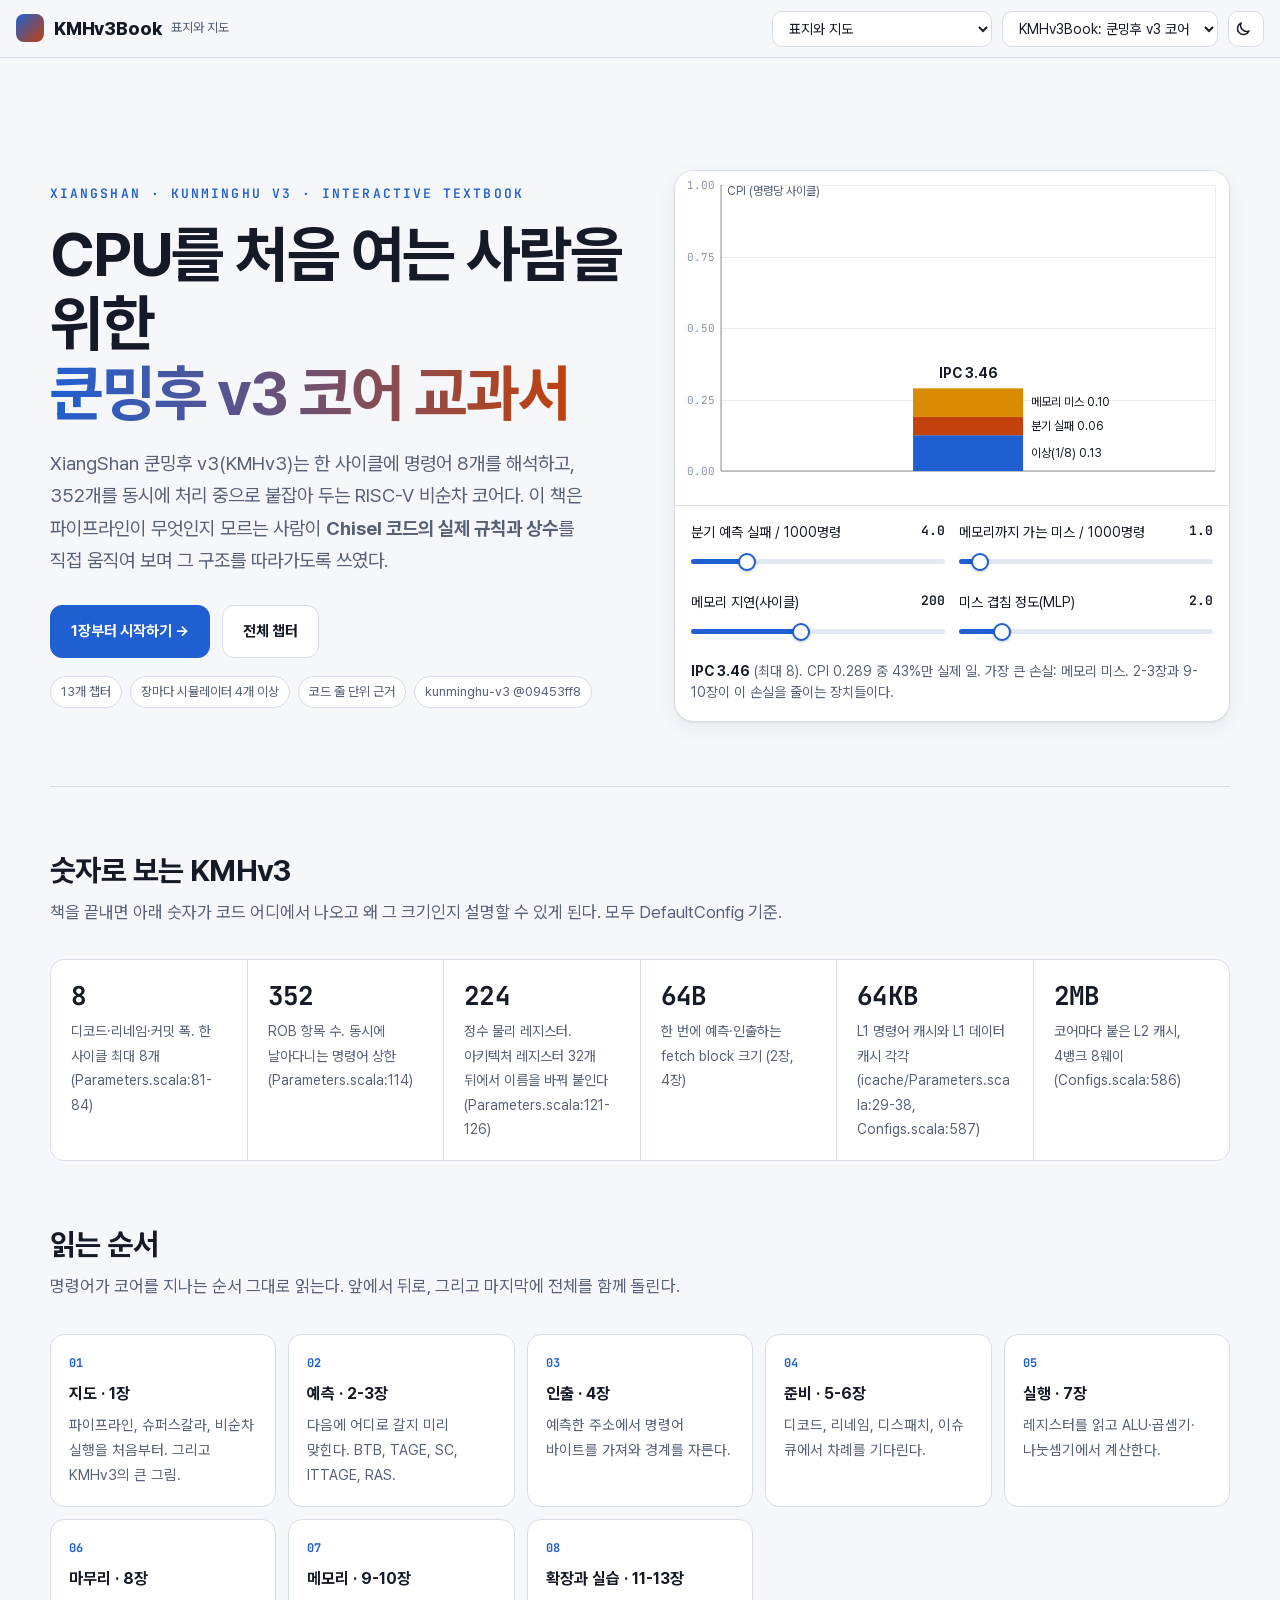
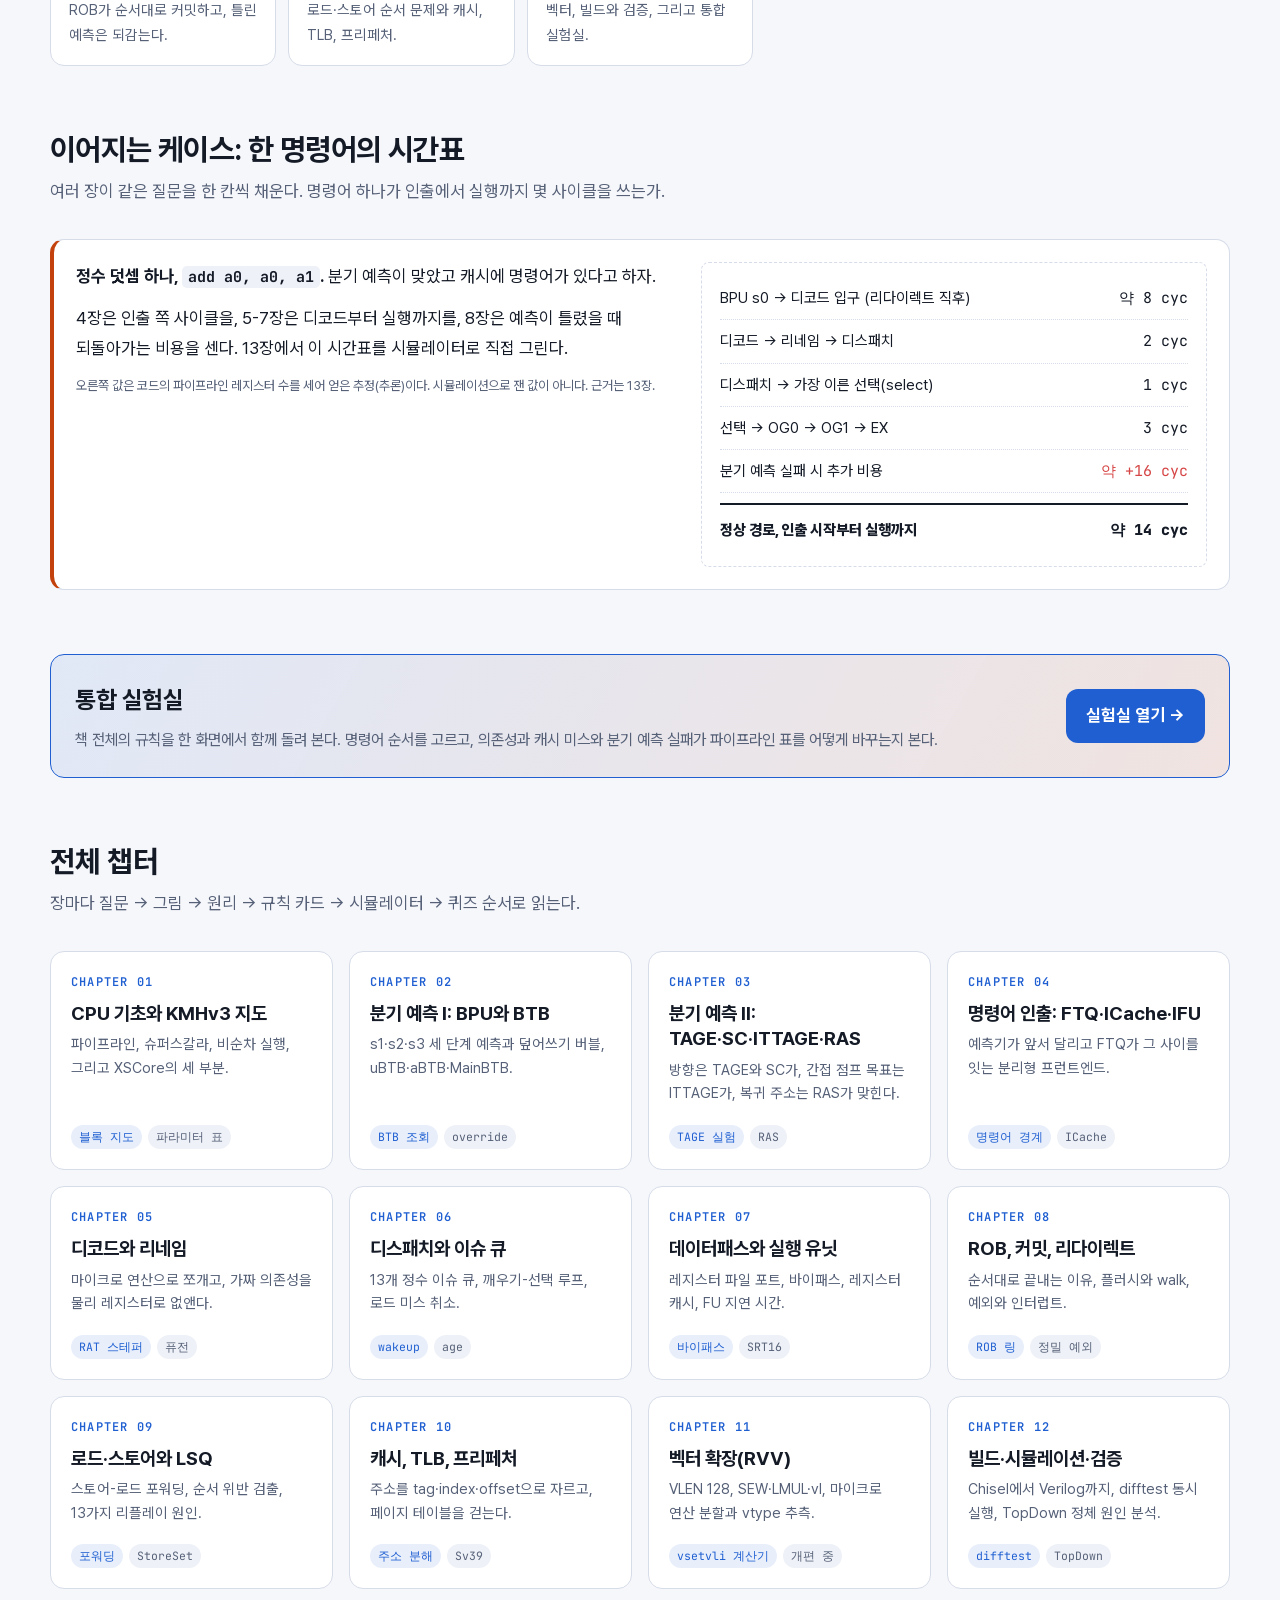
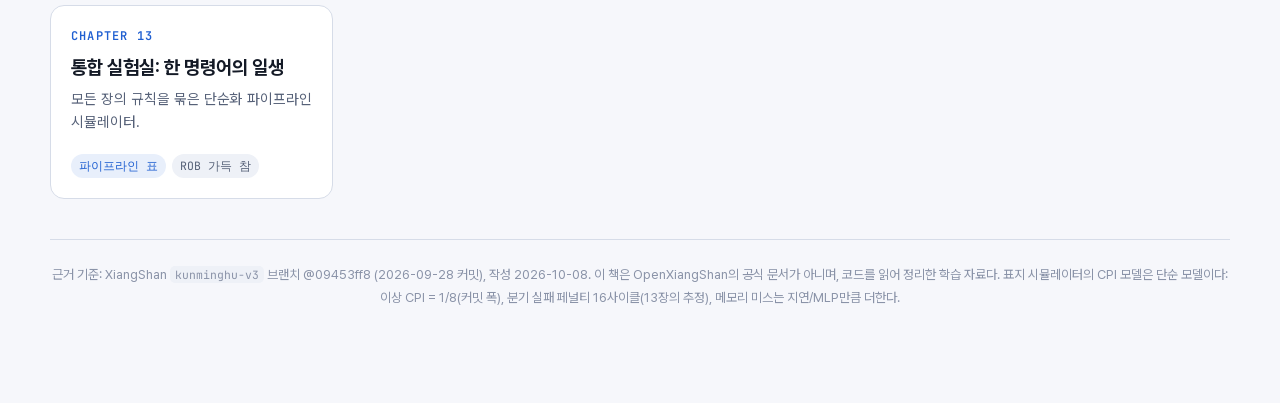
<file: index.html>
<!doctype html>
<html lang="ko" data-book="kmhv3">
<head>
<meta charset="utf-8">
<meta name="viewport" content="width=device-width, initial-scale=1">
<title>KMHv3Book: 쿤밍후 v3 코어</title>
<meta name="description" content="XiangShan Kunminghu v3 RISC-V 비순차 코어를 처음 배우는 사람을 위한 인터랙티브 교과서">
<link rel="stylesheet" href="assets/book.css">
<script src="assets/book.js"></script>
</head>
<body data-chapter="index">
<div class="page">
<main class="chapter cover-page">

<div class="cover split">
  <div>
    <div class="eyebrow">XiangShan · Kunminghu v3 · Interactive textbook</div>
    <h1>CPU를 처음 여는 사람을 위한<br><em>쿤밍후 v3 코어 교과서</em></h1>
    <p class="lead">XiangShan 쿤밍후 v3(KMHv3)는 한 사이클에 명령어 8개를 해석하고, 352개를 동시에 처리 중으로 붙잡아 두는 RISC-V 비순차 코어다.
      이 책은 파이프라인이 무엇인지 모르는 사람이 <strong>Chisel 코드의 실제 규칙과 상수</strong>를 직접 움직여 보며 그 구조를 따라가도록 쓰였다.</p>
    <div class="cta"><a class="primary" href="ch01-overview.html">1장부터 시작하기 →</a><a href="#chapters">전체 챕터</a></div>
    <div class="hero-badges"><span>13개 챕터</span><span>장마다 시뮬레이터 4개 이상</span><span>코드 줄 단위 근거</span><span>kunminghu-v3 @09453ff8</span></div>
  </div>
  <div class="cover-aside sim" id="sim-hero">
    <canvas id="hero-cv"></canvas>
    <div class="aside-ctl">
      <div class="row">
        <div class="ctl"><label>분기 예측 실패 / 1000명령 <output data-for="bm" data-fmt="f1"></output></label>
          <input type="range" data-k="bm" min="0" max="20" step="0.5" value="4"></div>
        <div class="ctl"><label>메모리까지 가는 미스 / 1000명령 <output data-for="mm" data-fmt="f1"></output></label>
          <input type="range" data-k="mm" min="0" max="20" step="0.5" value="1"></div>
      </div>
      <div class="row">
        <div class="ctl"><label>메모리 지연(사이클) <output data-for="lat" data-fmt="int"></output></label>
          <input type="range" data-k="lat" min="50" max="400" step="10" value="200"></div>
        <div class="ctl"><label>미스 겹침 정도(MLP) <output data-for="mlp" data-fmt="f1"></output></label>
          <input type="range" data-k="mlp" min="1" max="8" step="0.5" value="2"></div>
      </div>
      <output class="cap" id="hero-cap">-</output>
    </div>
  </div>
</div>

<div class="part-head"><h2>숫자로 보는 KMHv3</h2><span>책을 끝내면 아래 숫자가 코드 어디에서 나오고 왜 그 크기인지 설명할 수 있게 된다. 모두 DefaultConfig 기준.</span></div>
<div class="stat-strip">
  <div class="stat"><b>8</b><span>디코드·리네임·커밋 폭. 한 사이클 최대 8개 (Parameters.scala:81-84)</span></div>
  <div class="stat"><b>352</b><span>ROB 항목 수. 동시에 날아다니는 명령어 상한 (Parameters.scala:114)</span></div>
  <div class="stat"><b>224</b><span>정수 물리 레지스터. 아키텍처 레지스터 32개 뒤에서 이름을 바꿔 붙인다 (Parameters.scala:121-126)</span></div>
  <div class="stat"><b>64B</b><span>한 번에 예측·인출하는 fetch block 크기 (2장, 4장)</span></div>
  <div class="stat"><b>64KB</b><span>L1 명령어 캐시와 L1 데이터 캐시 각각 (icache/Parameters.scala:29-38, Configs.scala:587)</span></div>
  <div class="stat"><b>2MB</b><span>코어마다 붙은 L2 캐시, 4뱅크 8웨이 (Configs.scala:586)</span></div>
</div>

<div class="part-head"><h2>읽는 순서</h2><span>명령어가 코어를 지나는 순서 그대로 읽는다. 앞에서 뒤로, 그리고 마지막에 전체를 함께 돌린다.</span></div>
<div class="flow-grid">
  <div class="flow-card"><b>지도 · 1장</b>파이프라인, 슈퍼스칼라, 비순차 실행을 처음부터. 그리고 KMHv3의 큰 그림.</div>
  <div class="flow-card"><b>예측 · 2-3장</b>다음에 어디로 갈지 미리 맞힌다. BTB, TAGE, SC, ITTAGE, RAS.</div>
  <div class="flow-card"><b>인출 · 4장</b>예측한 주소에서 명령어 바이트를 가져와 경계를 자른다.</div>
  <div class="flow-card"><b>준비 · 5-6장</b>디코드, 리네임, 디스패치, 이슈 큐에서 차례를 기다린다.</div>
  <div class="flow-card"><b>실행 · 7장</b>레지스터를 읽고 ALU·곱셈기·나눗셈기에서 계산한다.</div>
  <div class="flow-card"><b>마무리 · 8장</b>ROB가 순서대로 커밋하고, 틀린 예측은 되감는다.</div>
  <div class="flow-card"><b>메모리 · 9-10장</b>로드·스토어 순서 문제와 캐시, TLB, 프리페처.</div>
  <div class="flow-card"><b>확장과 실습 · 11-13장</b>벡터, 빌드와 검증, 그리고 통합 실험실.</div>
</div>

<div class="part-head"><h2>이어지는 케이스: 한 명령어의 시간표</h2><span>여러 장이 같은 질문을 한 칸씩 채운다. 명령어 하나가 인출에서 실행까지 몇 사이클을 쓰는가.</span></div>
<div class="case">
  <div>
    <p><strong>정수 덧셈 하나, <code>add a0, a0, a1</code>.</strong> 분기 예측이 맞았고 캐시에 명령어가 있다고 하자.</p>
    <p>4장은 인출 쪽 사이클을, 5-7장은 디코드부터 실행까지를, 8장은 예측이 틀렸을 때 되돌아가는 비용을 센다. 13장에서 이 시간표를 시뮬레이터로 직접 그린다.</p>
    <p class="note">오른쪽 값은 코드의 파이프라인 레지스터 수를 세어 얻은 추정(추론)이다. 시뮬레이션으로 잰 값이 아니다. 근거는 13장.</p>
  </div>
  <div class="slip">
    <div class="row"><span>BPU s0 → 디코드 입구 (리다이렉트 직후)</span><span>약 8 cyc</span></div>
    <div class="row"><span>디코드 → 리네임 → 디스패치</span><span>2 cyc</span></div>
    <div class="row"><span>디스패치 → 가장 이른 선택(select)</span><span>1 cyc</span></div>
    <div class="row"><span>선택 → OG0 → OG1 → EX</span><span>3 cyc</span></div>
    <div class="row"><span>분기 예측 실패 시 추가 비용</span><span class="minus">약 +16 cyc</span></div>
    <div class="row total"><span>정상 경로, 인출 시작부터 실행까지</span><span>약 14 cyc</span></div>
  </div>
</div>

<div class="cta-band">
  <div><h2>통합 실험실</h2><p>책 전체의 규칙을 한 화면에서 함께 돌려 본다. 명령어 순서를 고르고, 의존성과 캐시 미스와 분기 예측 실패가 파이프라인 표를 어떻게 바꾸는지 본다.</p></div>
  <a href="ch13-lab.html">실험실 열기 →</a>
</div>

<div class="part-head" id="chapters"><h2>전체 챕터</h2><span>장마다 질문 → 그림 → 원리 → 규칙 카드 → 시뮬레이터 → 퀴즈 순서로 읽는다.</span></div>
<div class="ch-grid">
  <a class="ch-card" href="ch01-overview.html"><span class="num">Chapter 01</span><h3>CPU 기초와 KMHv3 지도</h3><p>파이프라인, 슈퍼스칼라, 비순차 실행, 그리고 XSCore의 세 부분.</p><span class="tags"><span class="hot">블록 지도</span><span>파라미터 표</span></span></a>
  <a class="ch-card" href="ch02-bpu.html"><span class="num">Chapter 02</span><h3>분기 예측 I: BPU와 BTB</h3><p>s1·s2·s3 세 단계 예측과 덮어쓰기 버블, uBTB·aBTB·MainBTB.</p><span class="tags"><span class="hot">BTB 조회</span><span>override</span></span></a>
  <a class="ch-card" href="ch03-predictors.html"><span class="num">Chapter 03</span><h3>분기 예측 II: TAGE·SC·ITTAGE·RAS</h3><p>방향은 TAGE와 SC가, 간접 점프 목표는 ITTAGE가, 복귀 주소는 RAS가 맞힌다.</p><span class="tags"><span class="hot">TAGE 실험</span><span>RAS</span></span></a>
  <a class="ch-card" href="ch04-fetch.html"><span class="num">Chapter 04</span><h3>명령어 인출: FTQ·ICache·IFU</h3><p>예측기가 앞서 달리고 FTQ가 그 사이를 잇는 분리형 프런트엔드.</p><span class="tags"><span class="hot">명령어 경계</span><span>ICache</span></span></a>
  <a class="ch-card" href="ch05-decode-rename.html"><span class="num">Chapter 05</span><h3>디코드와 리네임</h3><p>마이크로 연산으로 쪼개고, 가짜 의존성을 물리 레지스터로 없앤다.</p><span class="tags"><span class="hot">RAT 스테퍼</span><span>퓨전</span></span></a>
  <a class="ch-card" href="ch06-dispatch-issue.html"><span class="num">Chapter 06</span><h3>디스패치와 이슈 큐</h3><p>13개 정수 이슈 큐, 깨우기-선택 루프, 로드 미스 취소.</p><span class="tags"><span class="hot">wakeup</span><span>age</span></span></a>
  <a class="ch-card" href="ch07-execute.html"><span class="num">Chapter 07</span><h3>데이터패스와 실행 유닛</h3><p>레지스터 파일 포트, 바이패스, 레지스터 캐시, FU 지연 시간.</p><span class="tags"><span class="hot">바이패스</span><span>SRT16</span></span></a>
  <a class="ch-card" href="ch08-rob-redirect.html"><span class="num">Chapter 08</span><h3>ROB, 커밋, 리다이렉트</h3><p>순서대로 끝내는 이유, 플러시와 walk, 예외와 인터럽트.</p><span class="tags"><span class="hot">ROB 링</span><span>정밀 예외</span></span></a>
  <a class="ch-card" href="ch09-loadstore.html"><span class="num">Chapter 09</span><h3>로드·스토어와 LSQ</h3><p>스토어-로드 포워딩, 순서 위반 검출, 13가지 리플레이 원인.</p><span class="tags"><span class="hot">포워딩</span><span>StoreSet</span></span></a>
  <a class="ch-card" href="ch10-cache-mmu.html"><span class="num">Chapter 10</span><h3>캐시, TLB, 프리페처</h3><p>주소를 tag·index·offset으로 자르고, 페이지 테이블을 걷는다.</p><span class="tags"><span class="hot">주소 분해</span><span>Sv39</span></span></a>
  <a class="ch-card" href="ch11-vector.html"><span class="num">Chapter 11</span><h3>벡터 확장(RVV)</h3><p>VLEN 128, SEW·LMUL·vl, 마이크로 연산 분할과 vtype 추측.</p><span class="tags"><span class="hot">vsetvli 계산기</span><span>개편 중</span></span></a>
  <a class="ch-card" href="ch12-verify.html"><span class="num">Chapter 12</span><h3>빌드·시뮬레이션·검증</h3><p>Chisel에서 Verilog까지, difftest 동시 실행, TopDown 정체 원인 분석.</p><span class="tags"><span class="hot">difftest</span><span>TopDown</span></span></a>
  <a class="ch-card" href="ch13-lab.html"><span class="num">Chapter 13</span><h3>통합 실험실: 한 명령어의 일생</h3><p>모든 장의 규칙을 묶은 단순화 파이프라인 시뮬레이터.</p><span class="tags"><span class="hot">파이프라인 표</span><span>ROB 가득 참</span></span></a>
</div>

<p class="footnote">근거 기준: XiangShan <code>kunminghu-v3</code> 브랜치 @09453ff8 (2026-09-28 커밋), 작성 2026-10-08. 이 책은 OpenXiangShan의 공식 문서가 아니며, 코드를 읽어 정리한 학습 자료다.
  표지 시뮬레이터의 CPI 모델은 단순 모델이다: 이상 CPI = 1/8(커밋 폭), 분기 실패 페널티 16사이클(13장의 추정), 메모리 미스는 지연/MLP만큼 더한다.</p>

</main>
</div>
<script src="assets/index.js"></script>
</body>
</html>
</file>
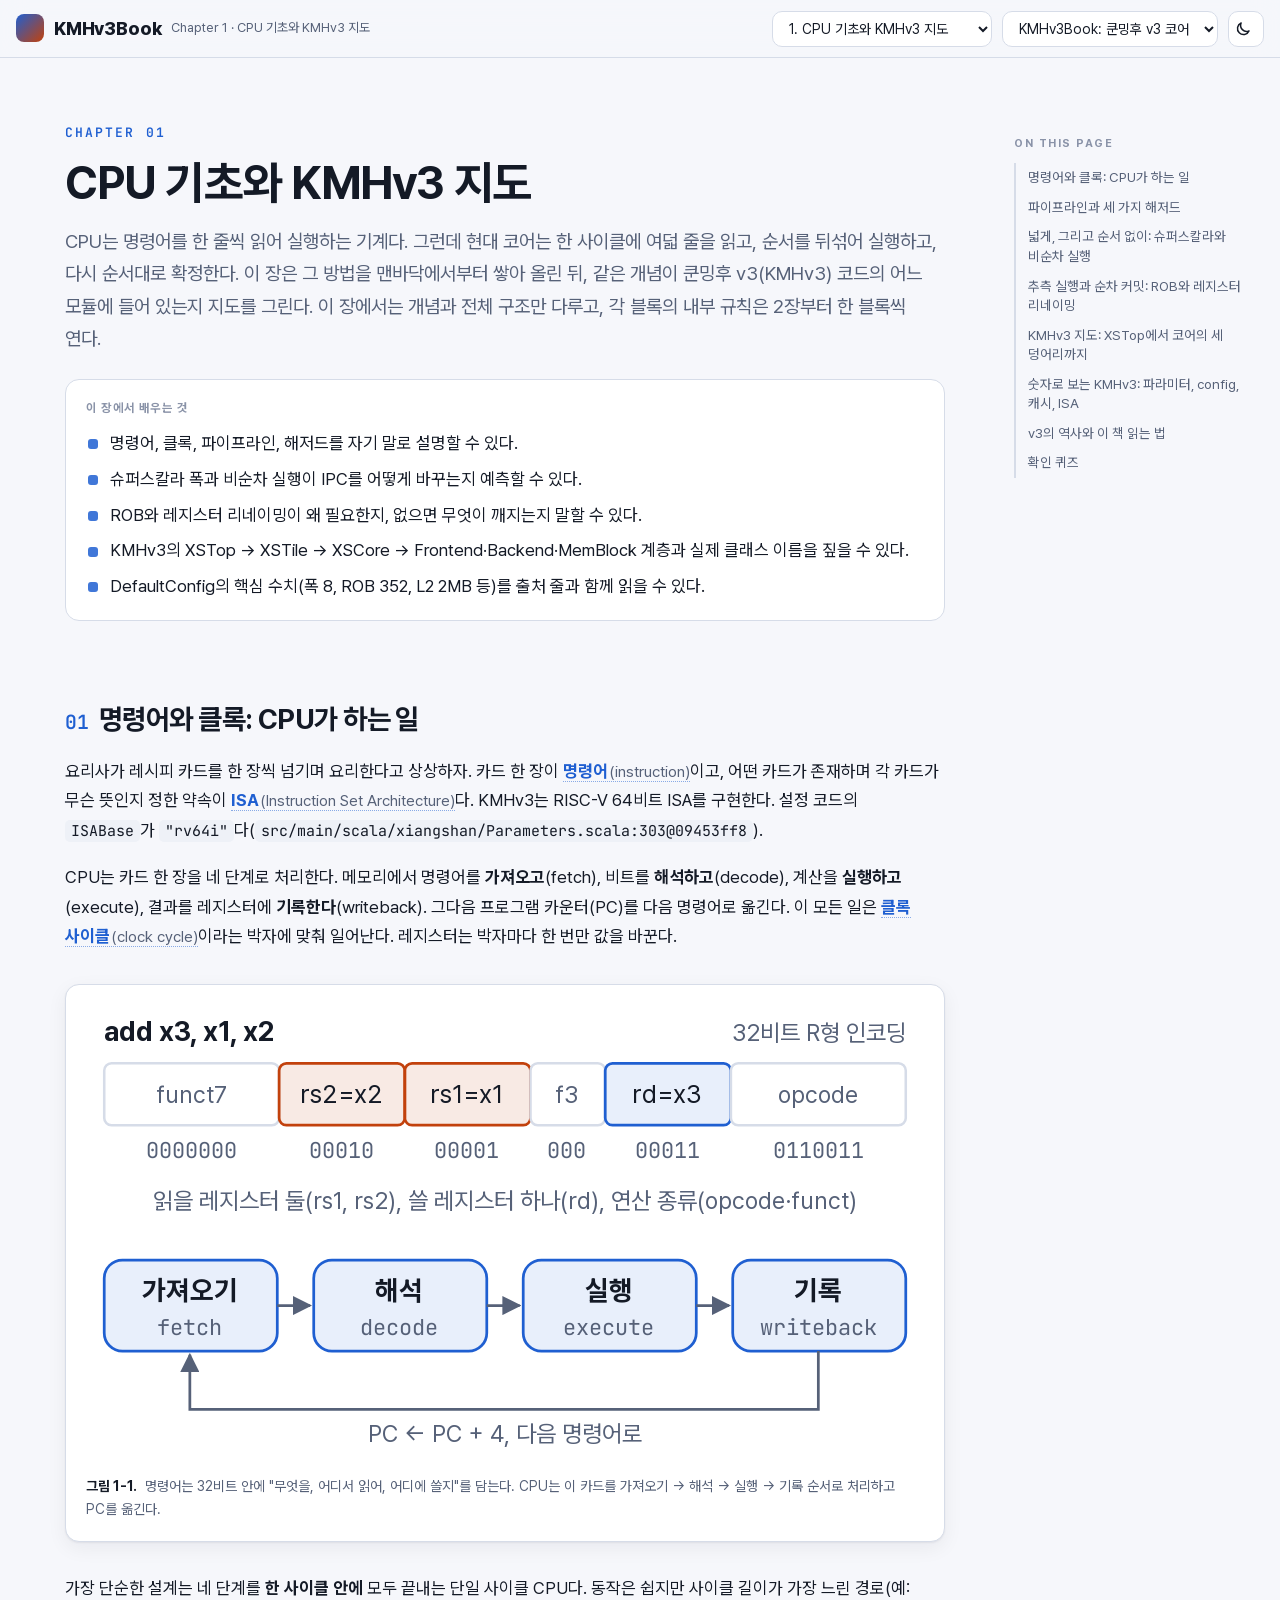
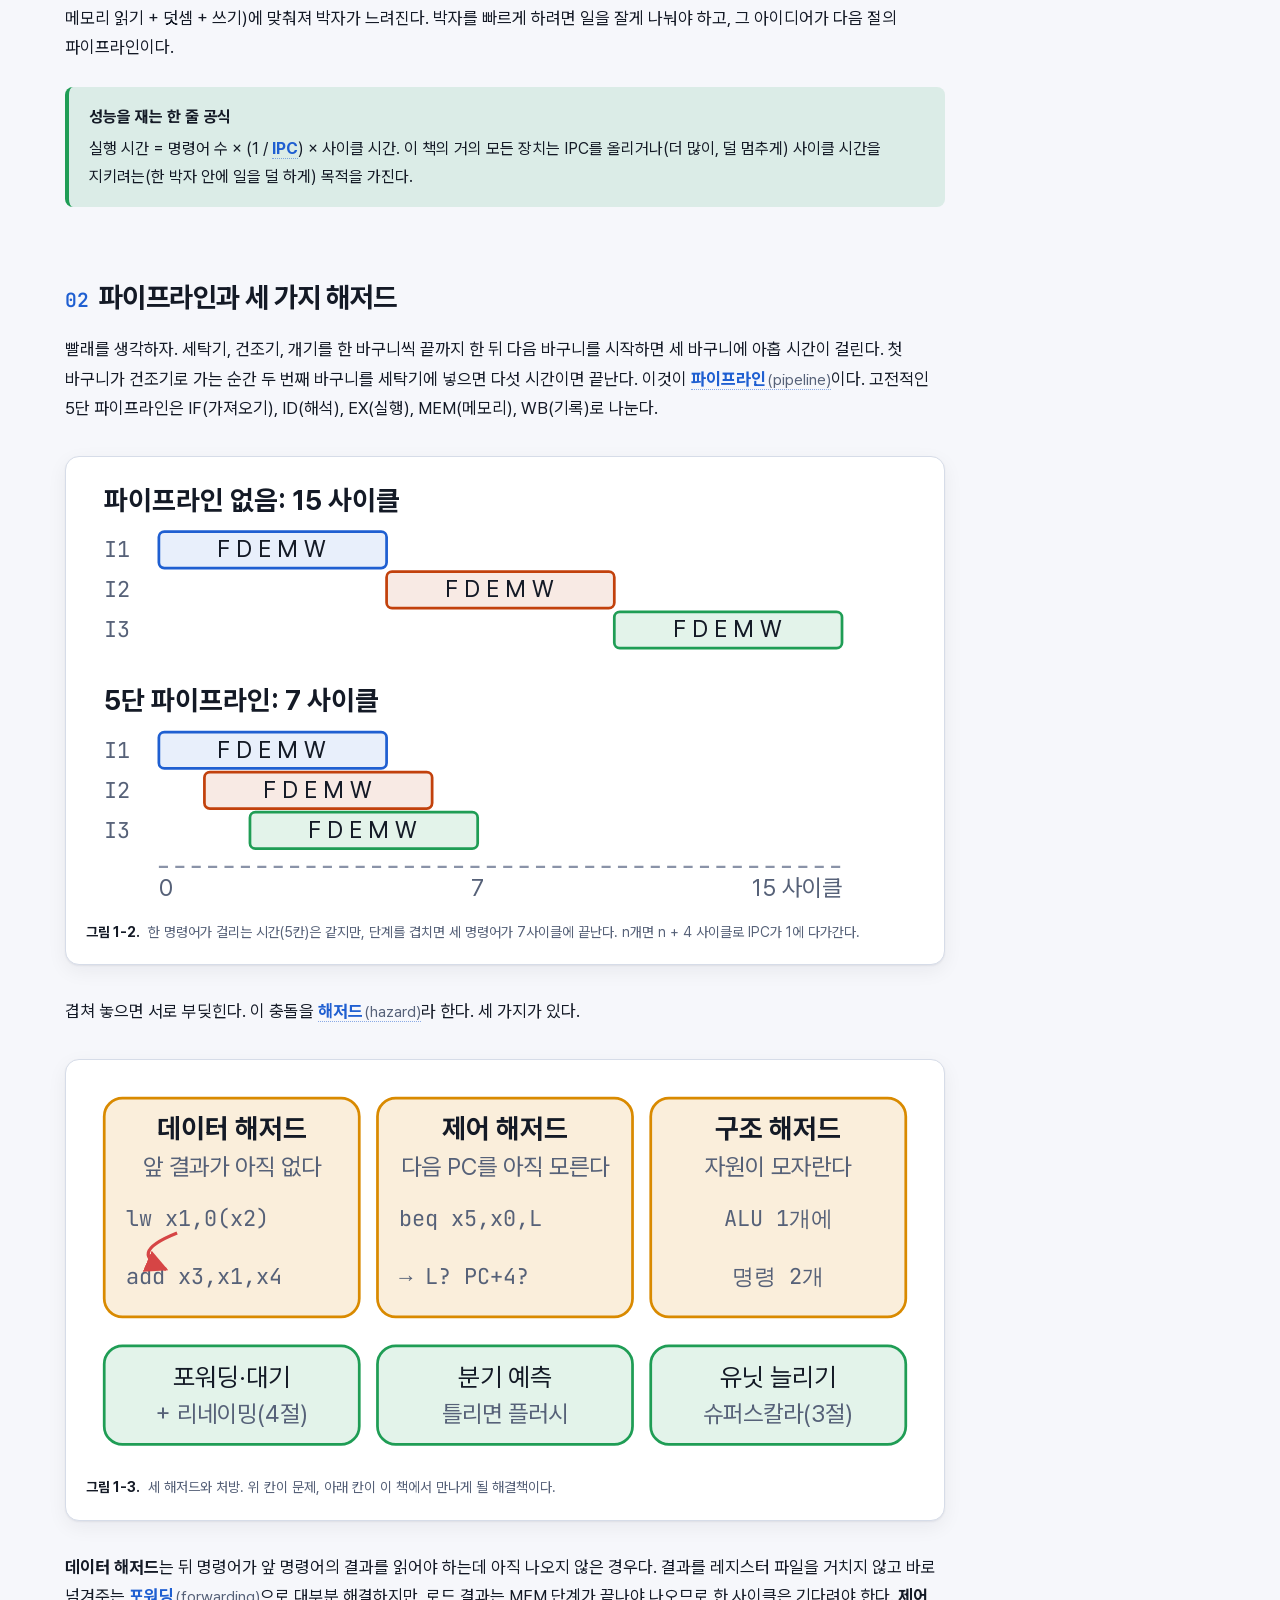
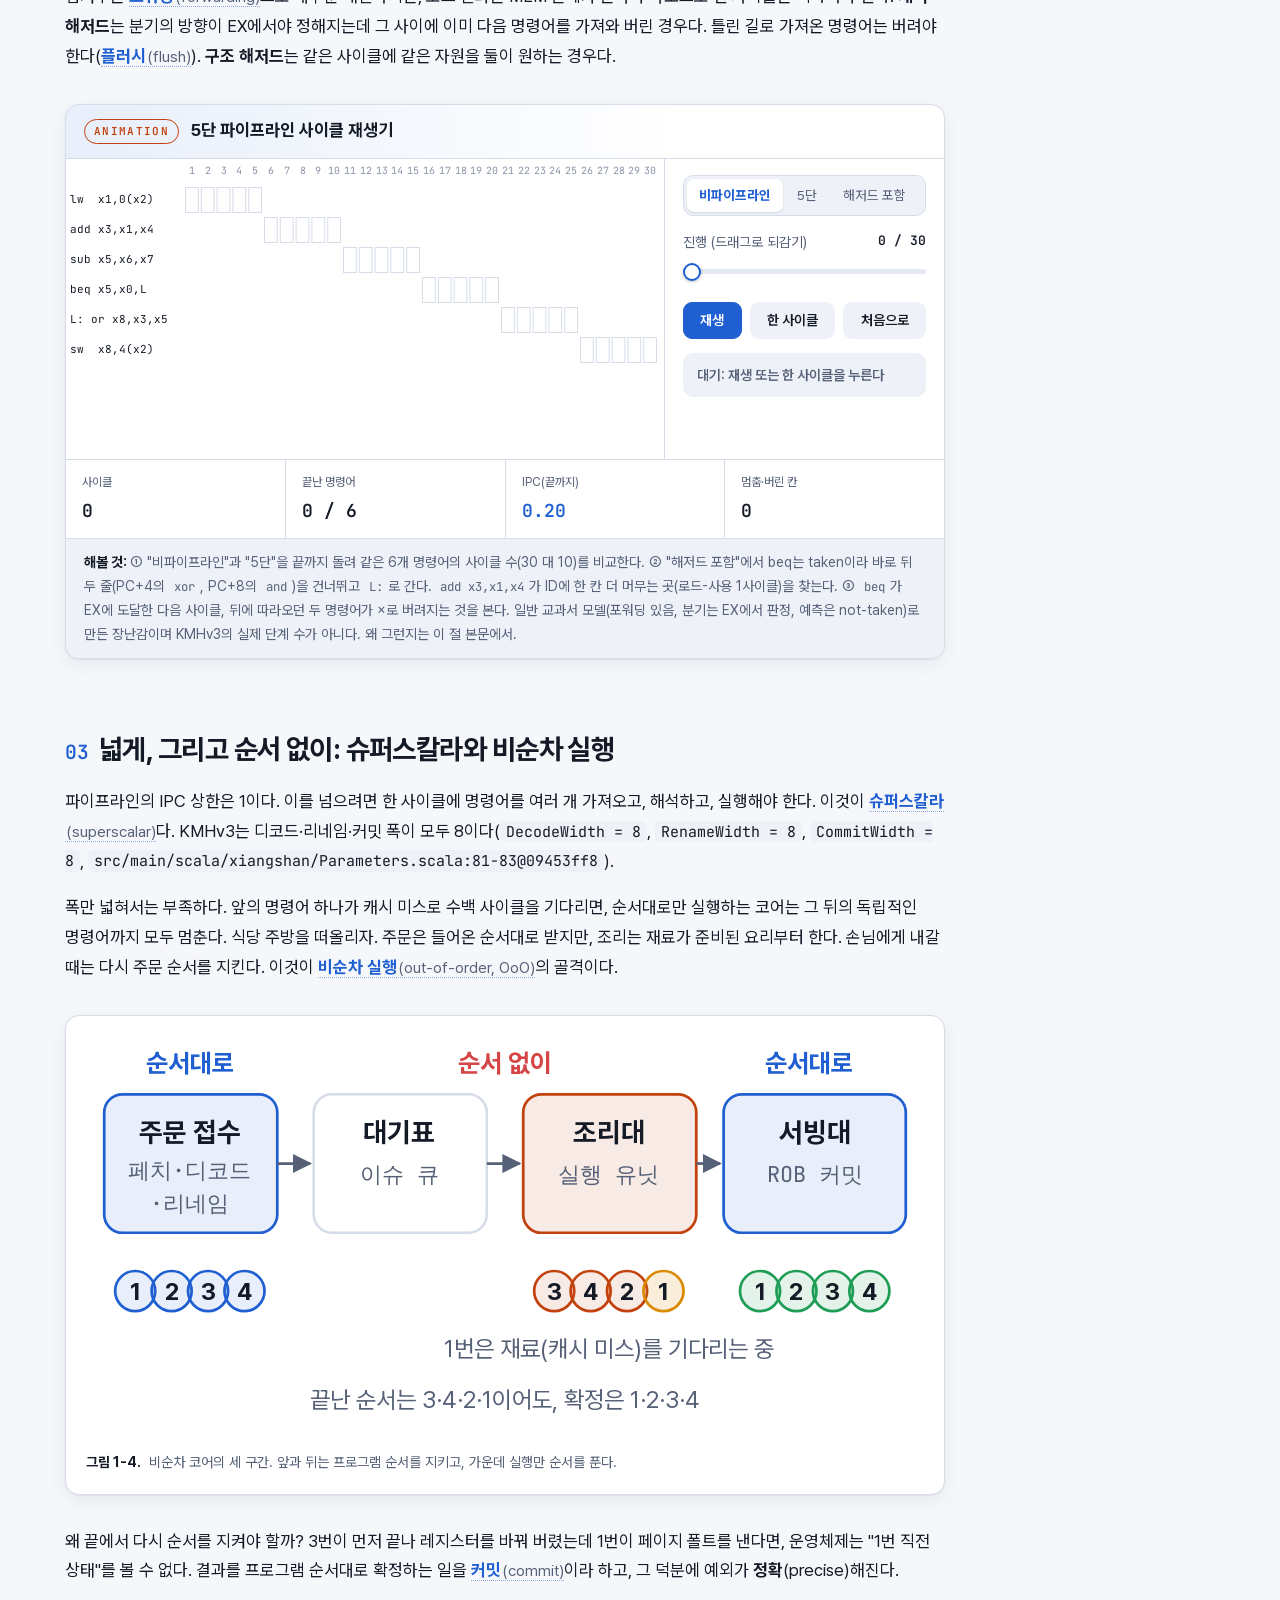
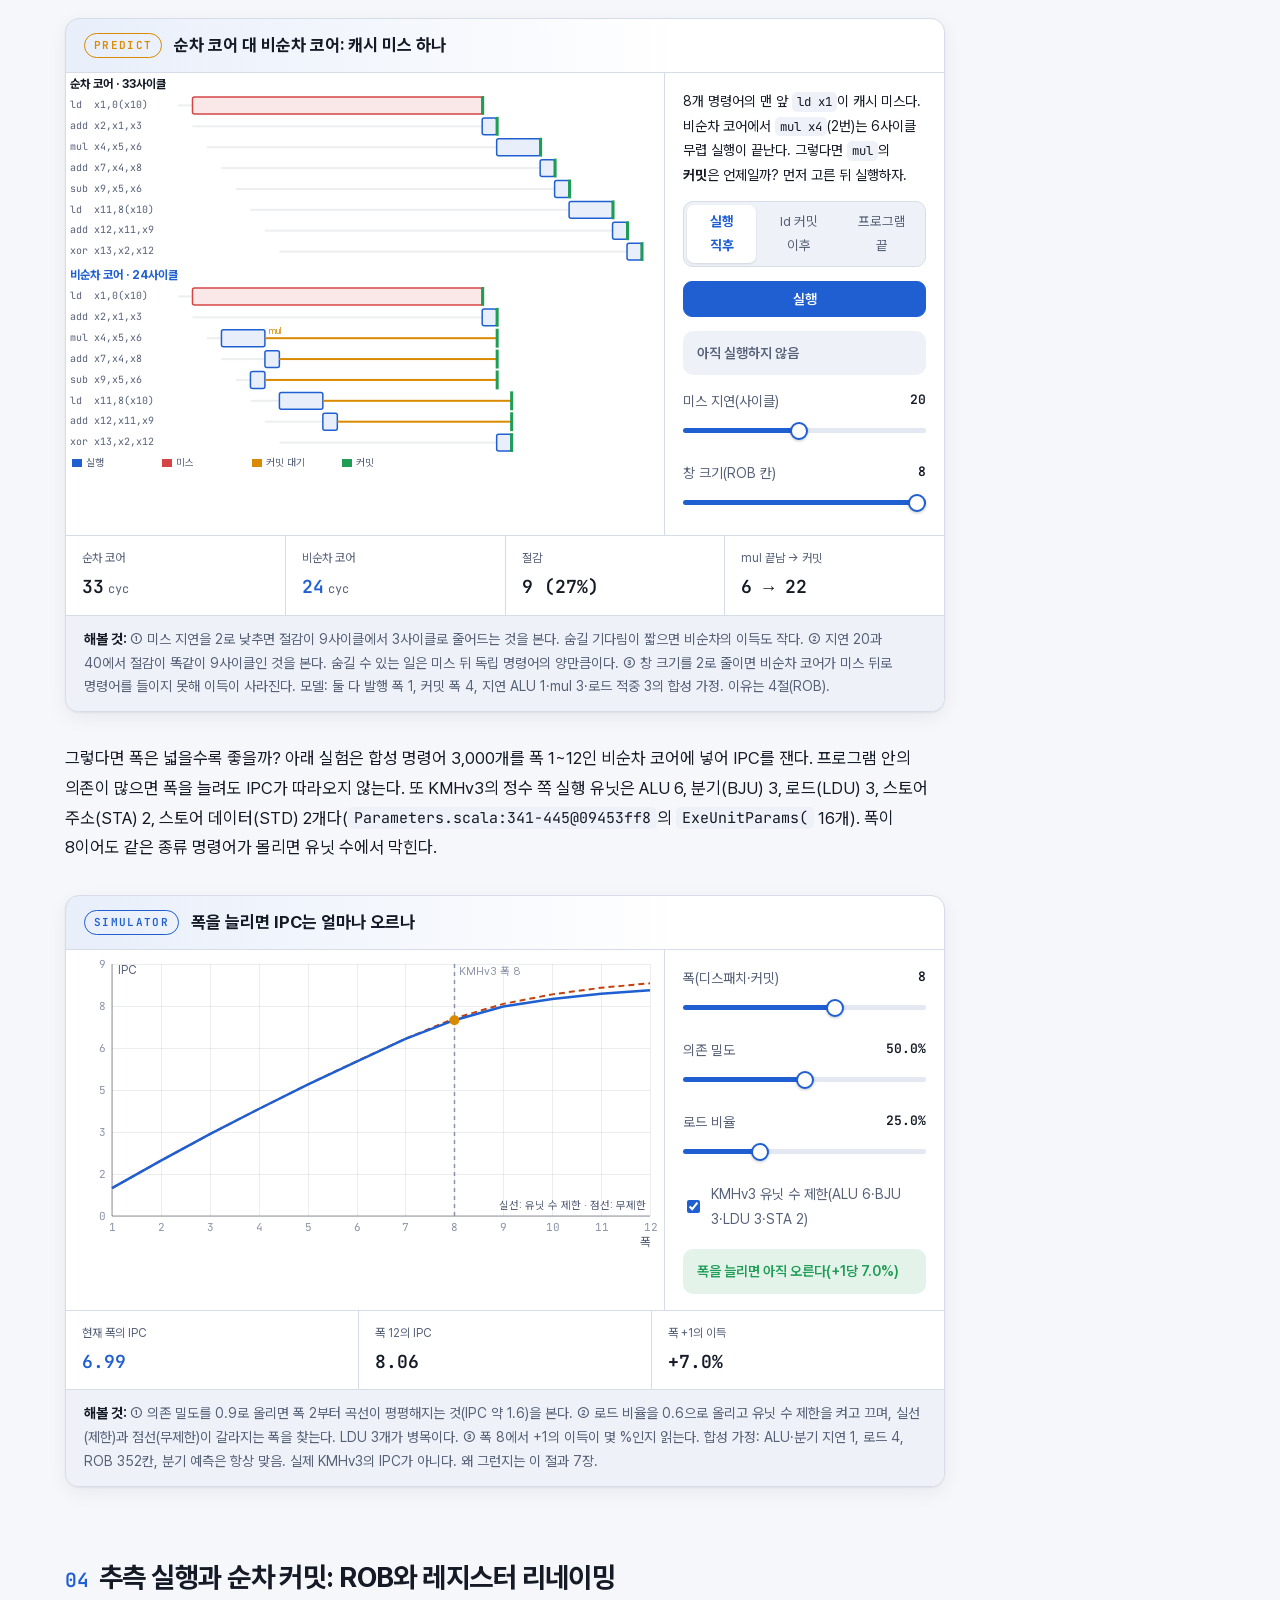
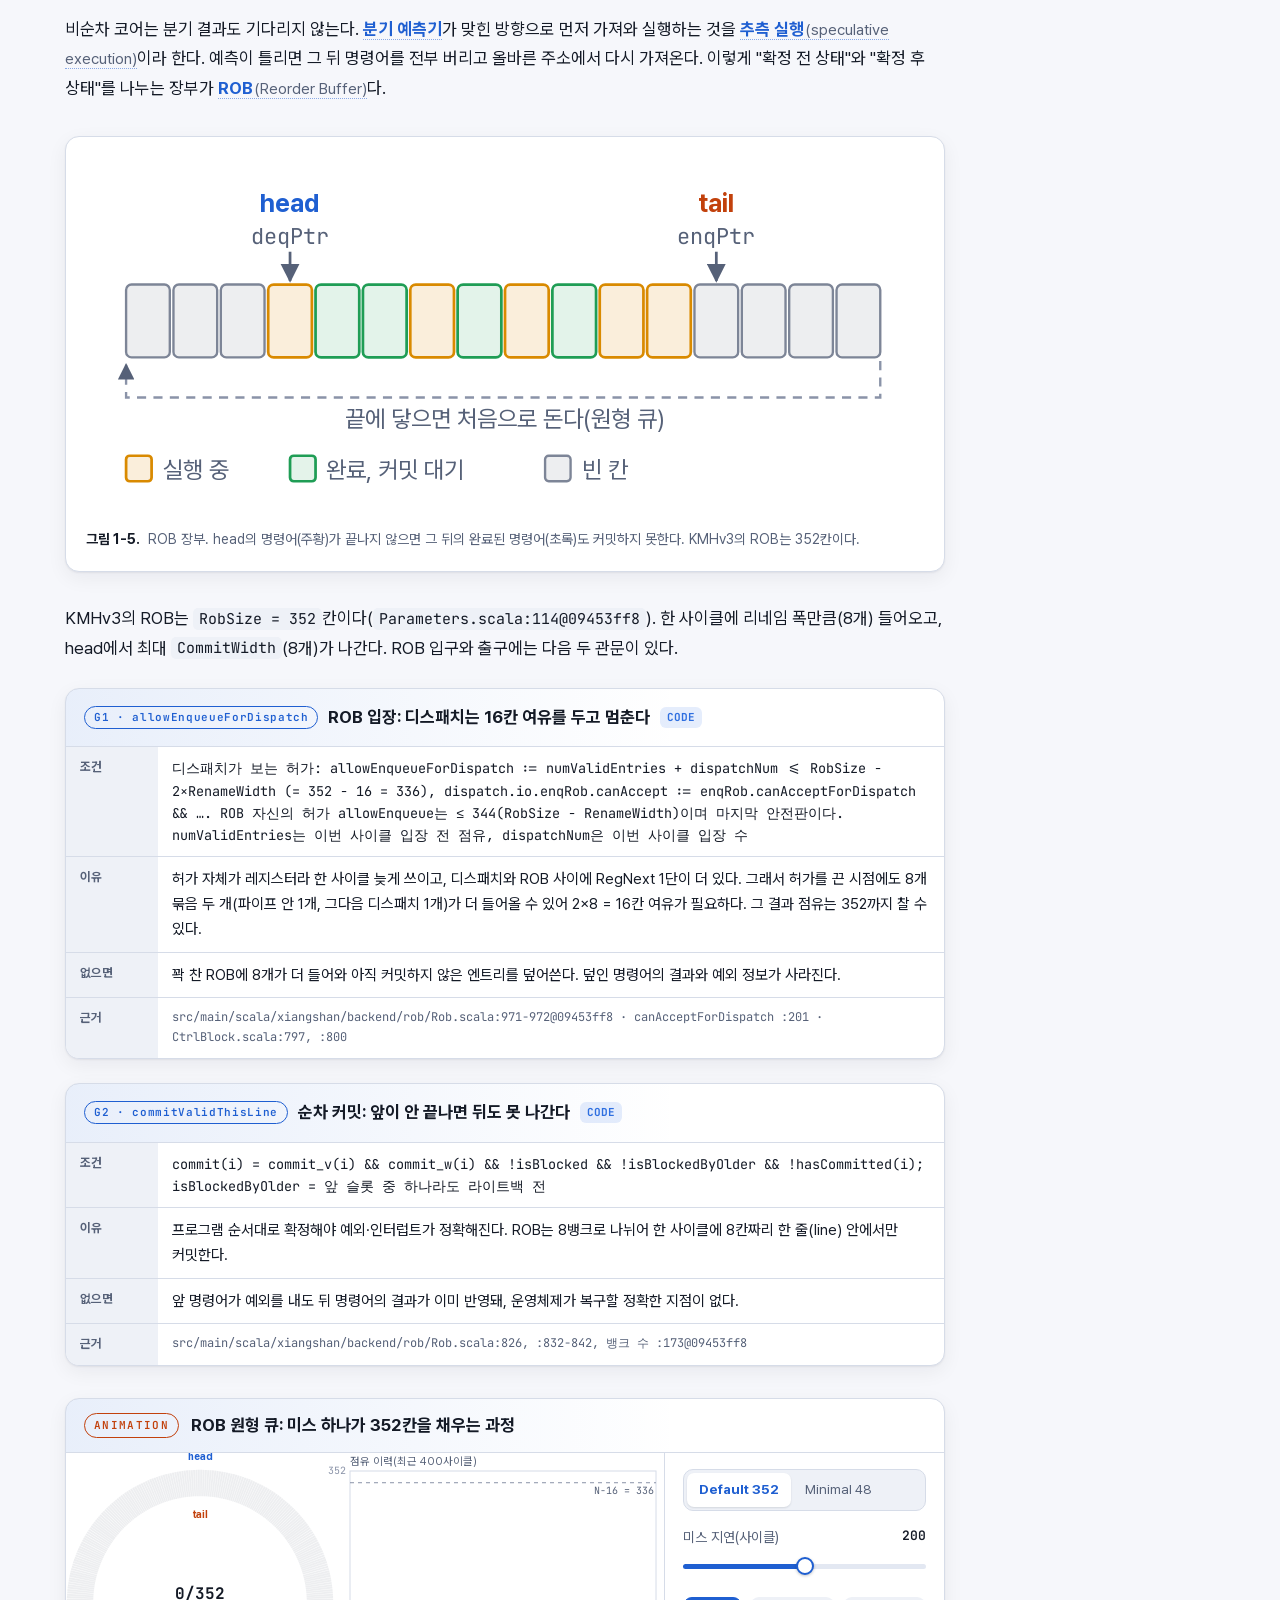
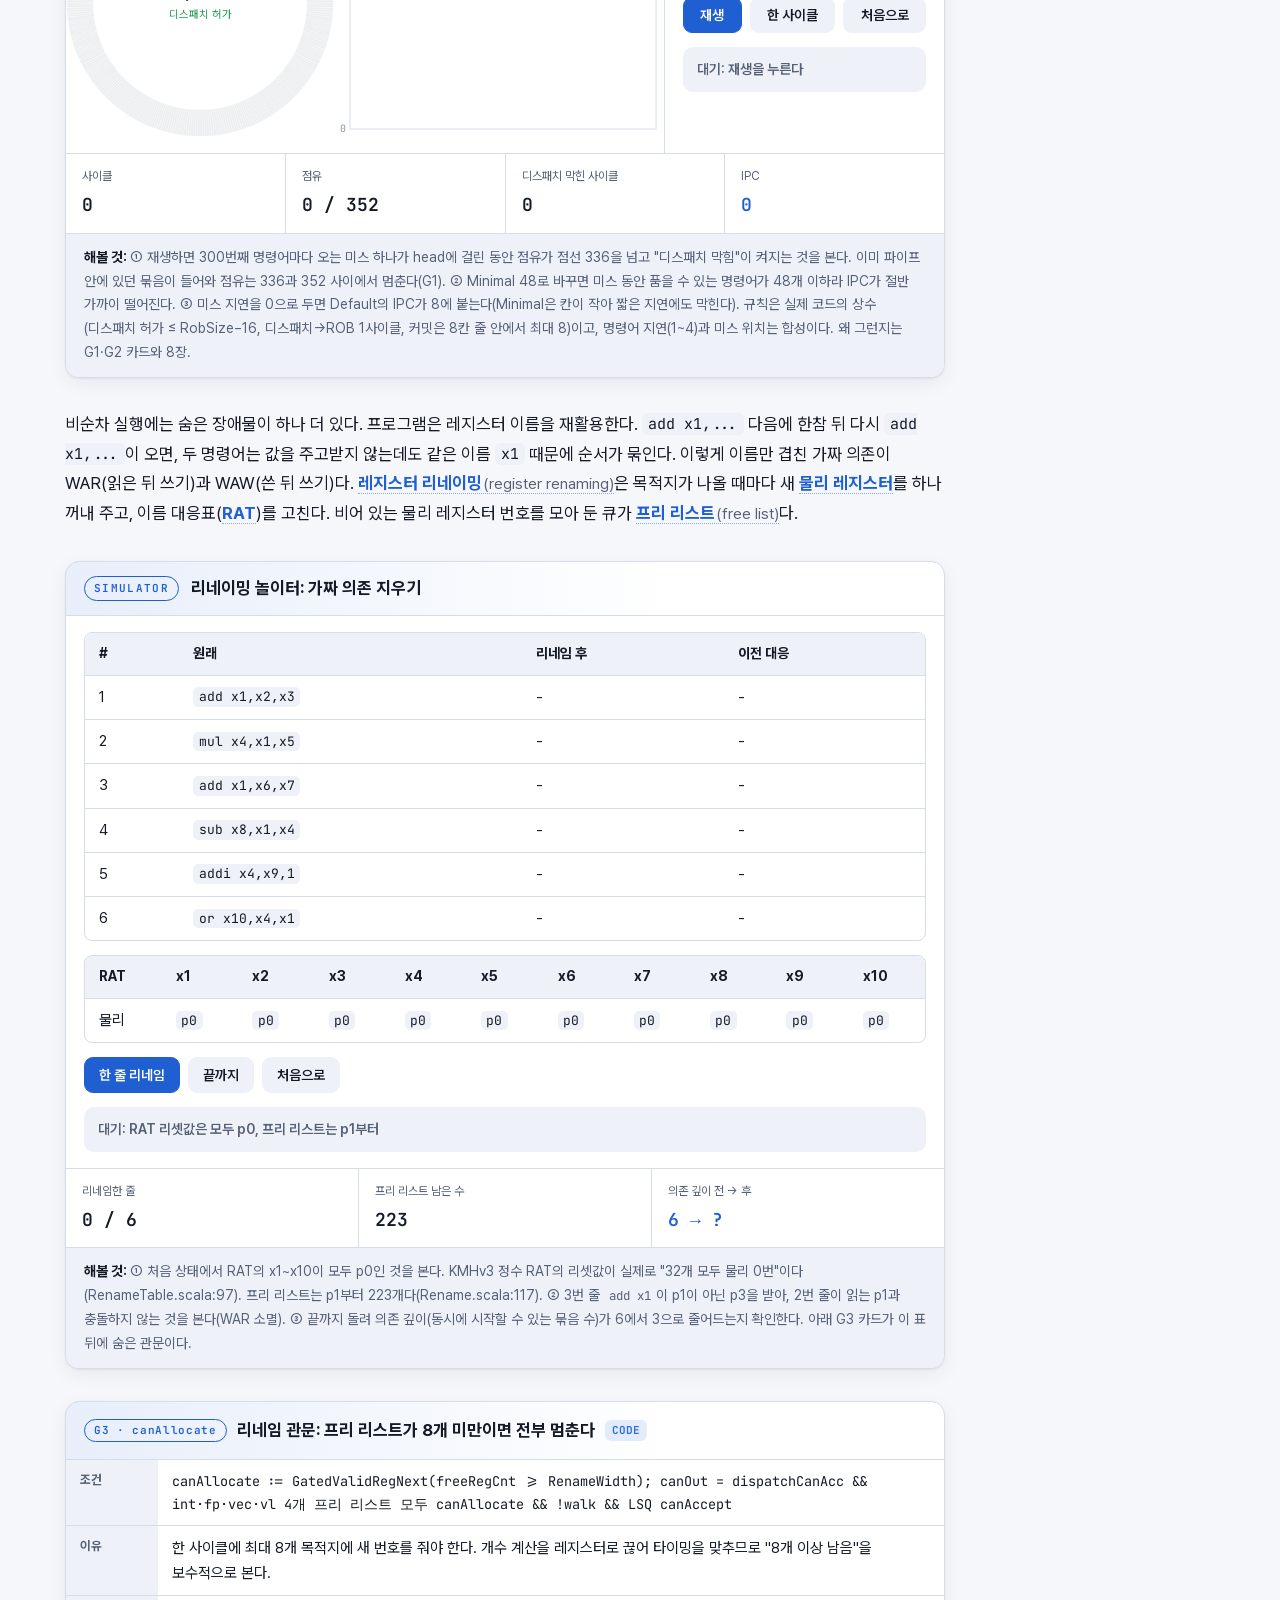
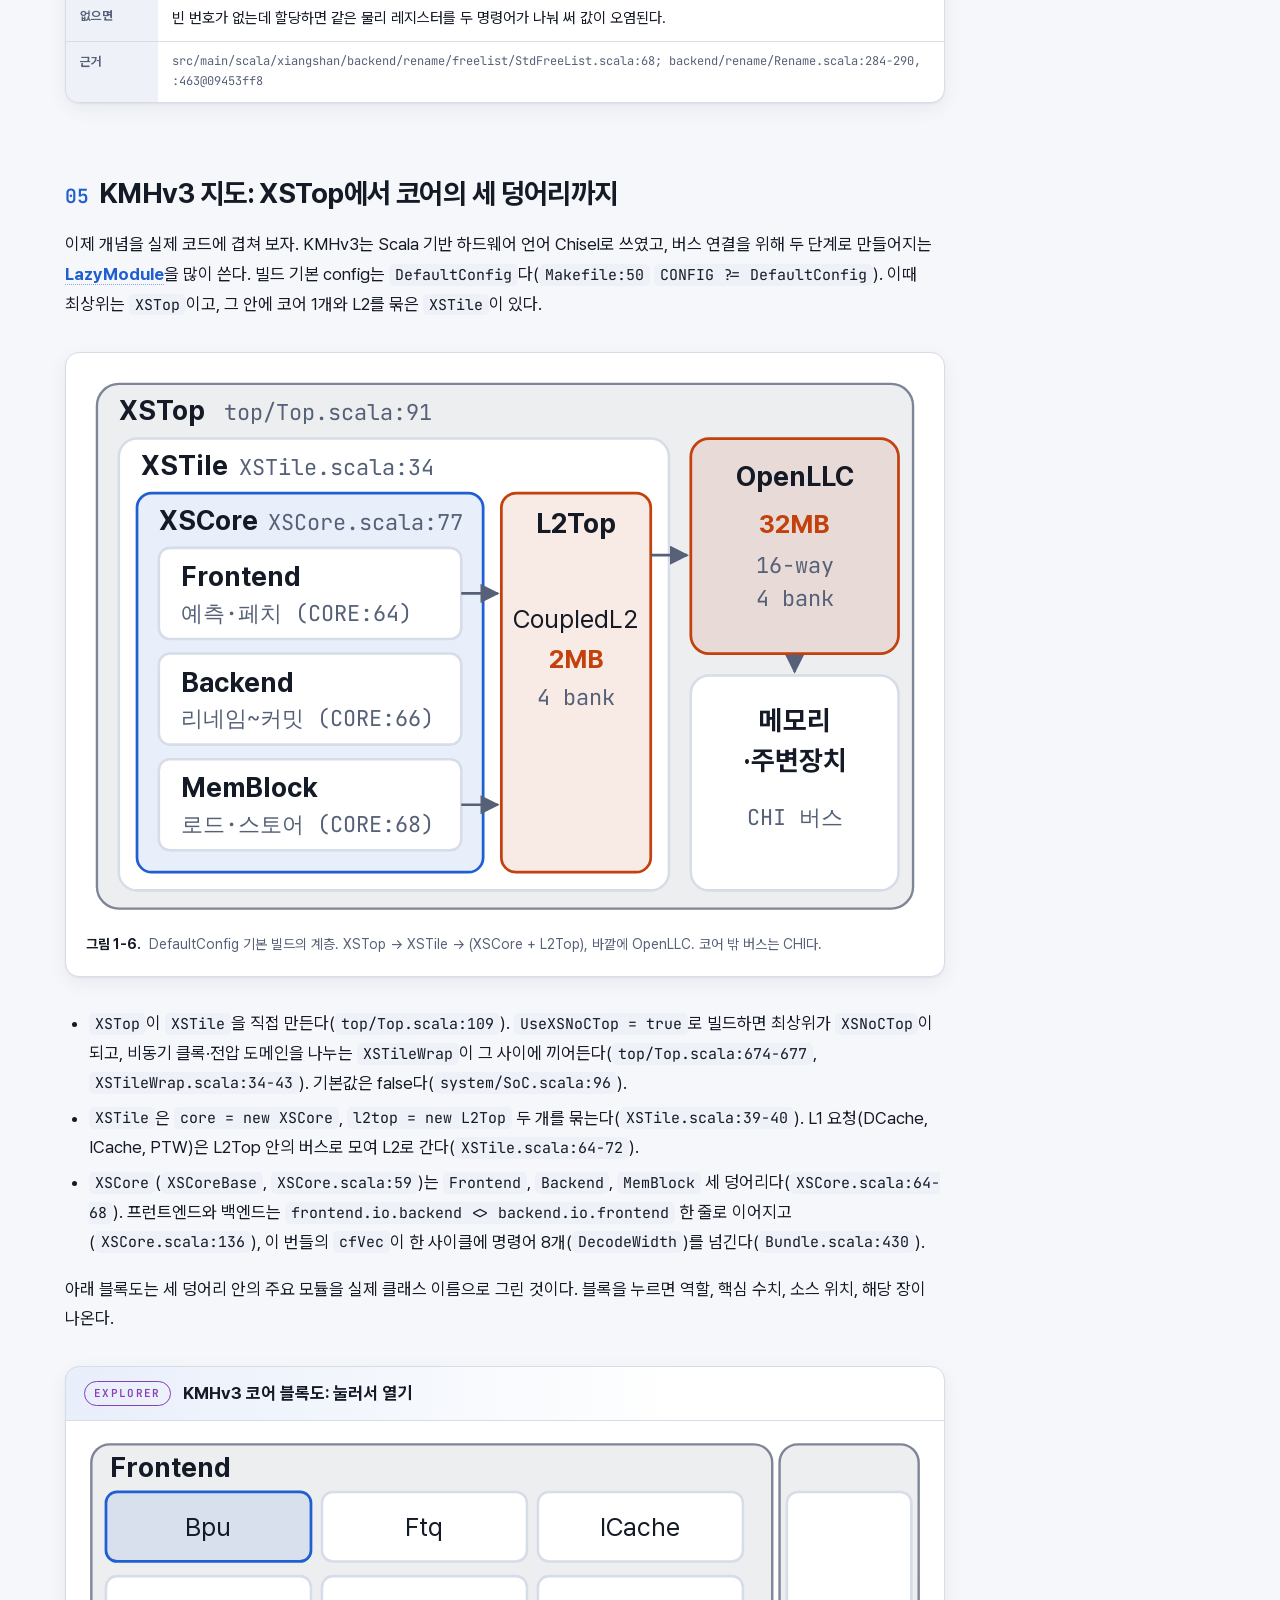
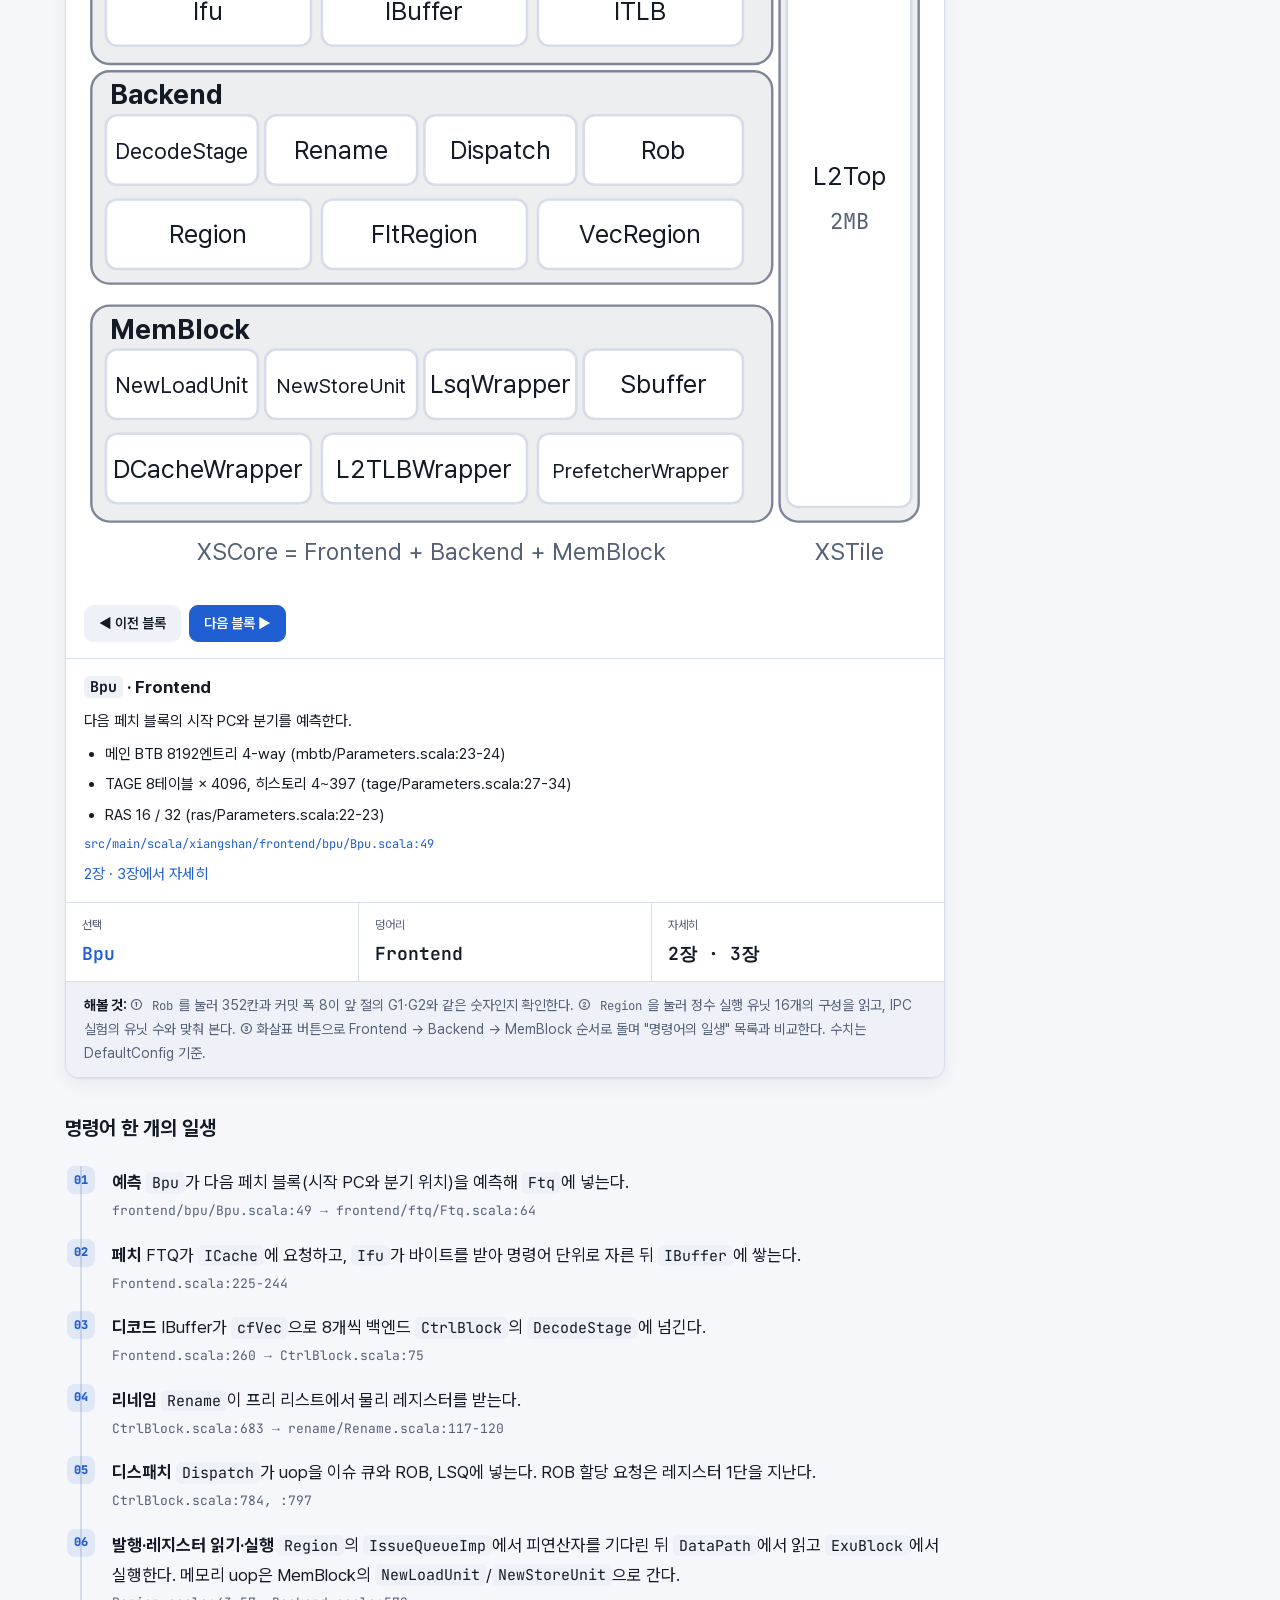
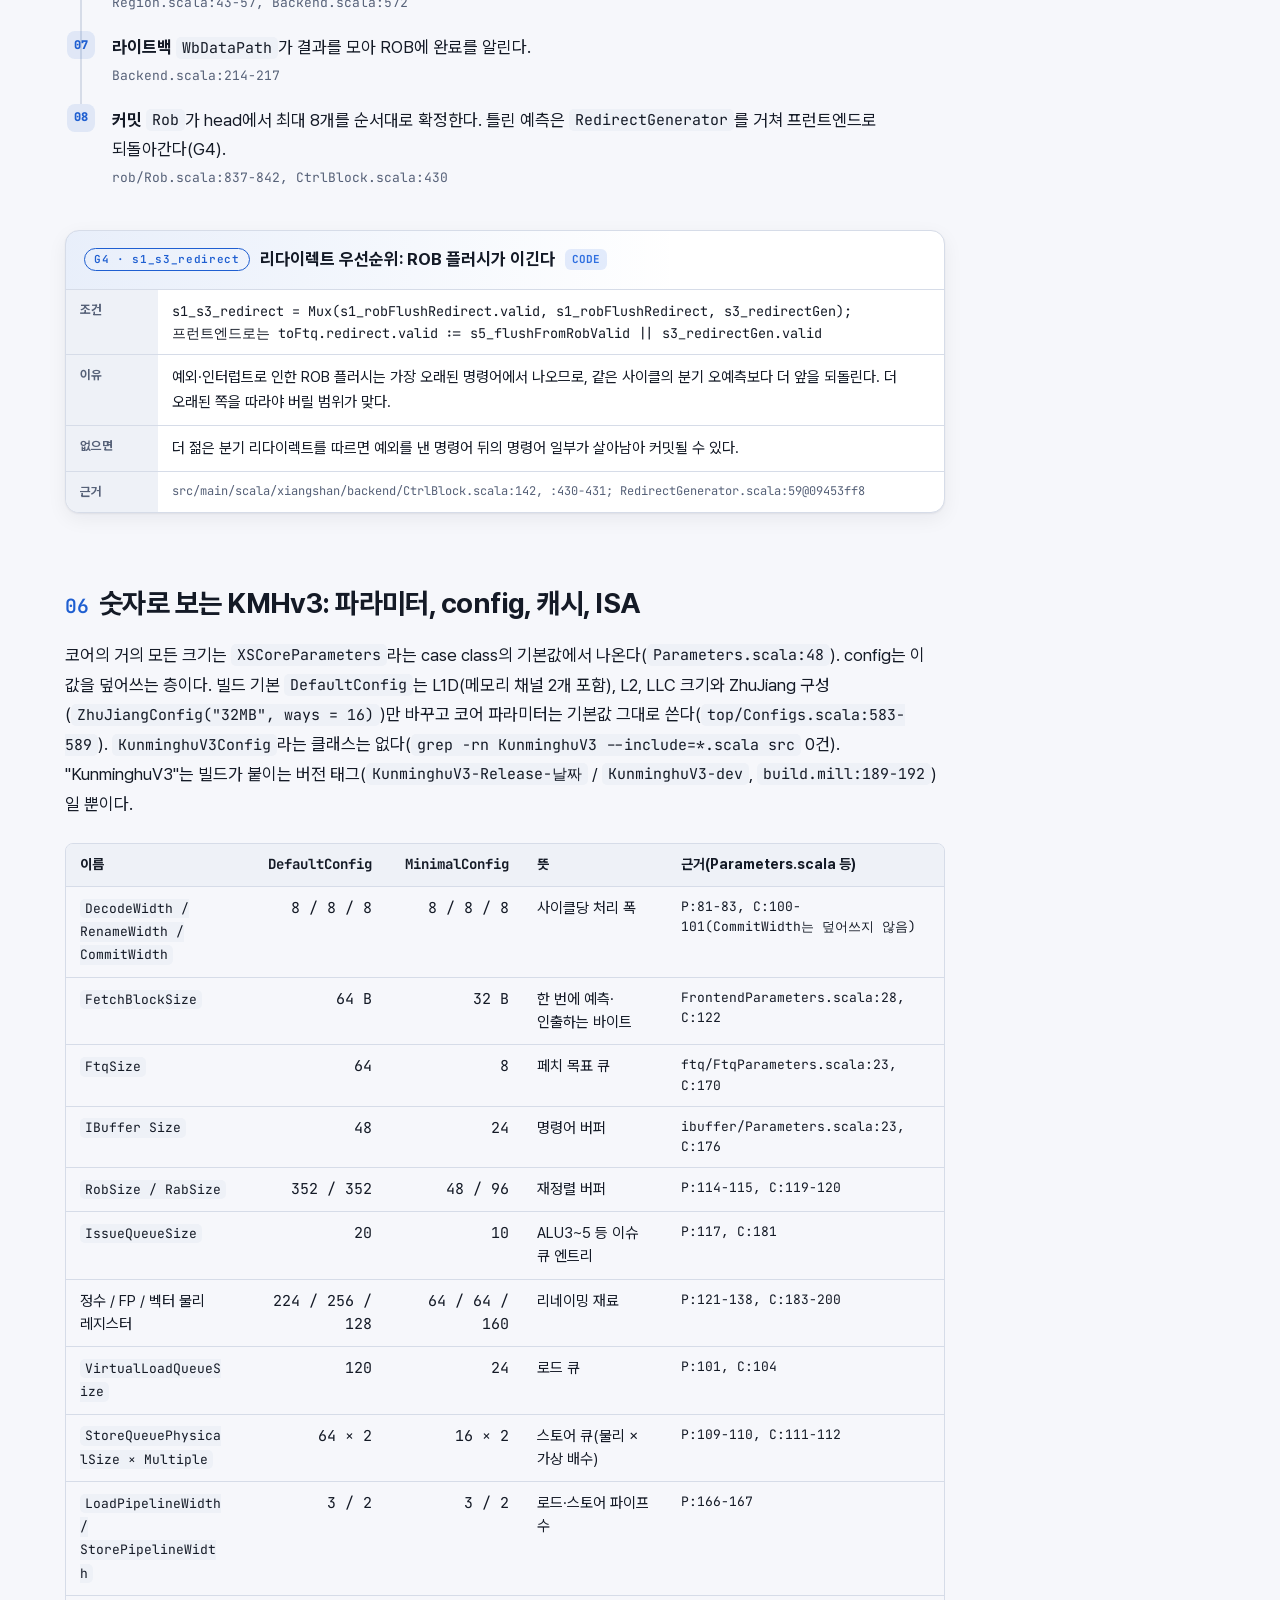
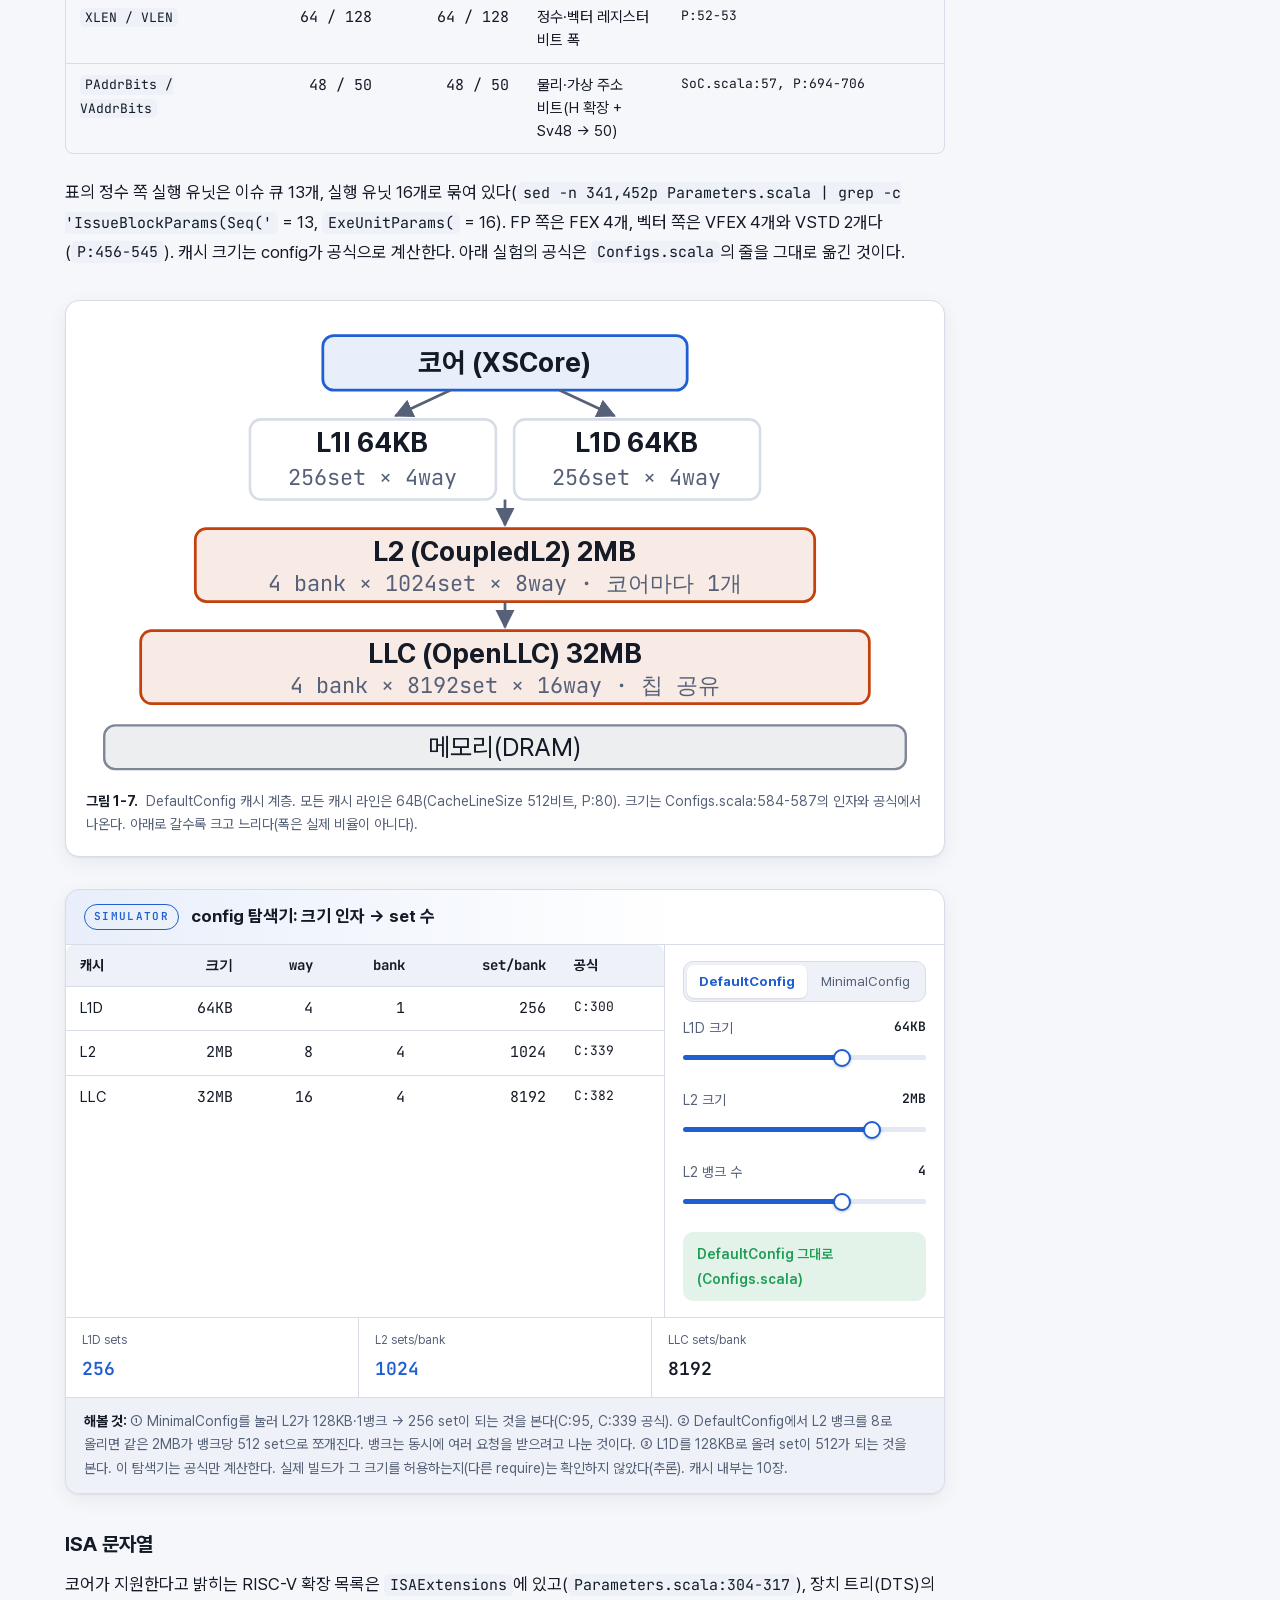
<file: ch01-overview.html>
<!doctype html>
<html lang="ko" data-book="kmhv3">
<head>
<meta charset="utf-8">
<meta name="viewport" content="width=device-width, initial-scale=1">
<title>KMHv3Book 1장 · CPU 기초와 KMHv3 지도</title>
<link rel="stylesheet" href="assets/book.css">
<script src="assets/book.js"></script>
<style>
  #blk-svg .blk { cursor: pointer; }
  #blk-svg .blk:focus { outline: none; }
  #blk-svg .blk:focus rect, #blk-svg .blk:hover rect { stroke: var(--accent); }
  .blk-info { padding: 14px 18px; border-top: 1px solid var(--border); font-size: 15px; }
  .blk-info h4 { margin: 0 0 6px; font-size: 17px; }
  .blk-info ul { margin: 6px 0; padding-left: 20px; }
  .blk-info .src { font-family: var(--mono); font-size: 12px; color: var(--text-dim); word-break: break-all; }
  table.rn td.new { color: var(--accent); font-weight: 700; }
  table.rn tr.cur td { background: var(--accent-soft); }
  .isa { font-family: var(--mono); font-size: 13px; line-height: 1.8; word-break: break-word; background: var(--surface); border-radius: var(--radius-sm); padding: 12px 14px; }
  .isa b { color: var(--accent); }
  table.params { min-width: 720px; }
  table.rn code, #ren-rat code, #cfg-table td { white-space: nowrap; }
</style>
</head>
<body data-chapter="ch01">
<div class="page">
<main class="chapter">

<div class="chapter-hero">
  <div class="eyebrow">Chapter 01</div>
  <h1>CPU 기초와 KMHv3 지도</h1>
  <p class="lead">CPU는 명령어를 한 줄씩 읽어 실행하는 기계다. 그런데 현대 코어는 한 사이클에 여덟 줄을 읽고, 순서를 뒤섞어 실행하고, 다시 순서대로 확정한다. 이 장은 그 방법을 맨바닥에서부터 쌓아 올린 뒤, 같은 개념이 쿤밍후 v3(KMHv3) 코드의 어느 모듈에 들어 있는지 지도를 그린다. 이 장에서는 개념과 전체 구조만 다루고, 각 블록의 내부 규칙은 2장부터 한 블록씩 연다.</p>
  <ul class="objectives">
    <li>명령어, 클록, 파이프라인, 해저드를 자기 말로 설명할 수 있다.</li>
    <li>슈퍼스칼라 폭과 비순차 실행이 IPC를 어떻게 바꾸는지 예측할 수 있다.</li>
    <li>ROB와 레지스터 리네이밍이 왜 필요한지, 없으면 무엇이 깨지는지 말할 수 있다.</li>
    <li>KMHv3의 XSTop → XSTile → XSCore → Frontend·Backend·MemBlock 계층과 실제 클래스 이름을 짚을 수 있다.</li>
    <li>DefaultConfig의 핵심 수치(폭 8, ROB 352, L2 2MB 등)를 출처 줄과 함께 읽을 수 있다.</li>
  </ul>
</div>

<section id="sec-instr">
  <h2>명령어와 클록: CPU가 하는 일</h2>
  <p>요리사가 레시피 카드를 한 장씩 넘기며 요리한다고 상상하자. 카드 한 장이 <span class="term" data-def="CPU가 이해하는 기계어 한 줄. RISC-V에서는 32비트(압축 명령어는 16비트)로 인코딩된다.">명령어<span class="en">(instruction)</span></span>이고, 어떤 카드가 존재하며 각 카드가 무슨 뜻인지 정한 약속이 <span class="term" data-def="Instruction Set Architecture. 소프트웨어와 하드웨어 사이의 계약. 이 책의 코어는 RISC-V 64비트(rv64)를 구현한다.">ISA<span class="en">(Instruction Set Architecture)</span></span>다. KMHv3는 RISC-V 64비트 ISA를 구현한다. 설정 코드의 <code>ISABase</code>가 <code>"rv64i"</code>다(<code>src/main/scala/xiangshan/Parameters.scala:303@09453ff8</code>).</p>
  <p>CPU는 카드 한 장을 네 단계로 처리한다. 메모리에서 명령어를 <b>가져오고</b>(fetch), 비트를 <b>해석하고</b>(decode), 계산을 <b>실행하고</b>(execute), 결과를 레지스터에 <b>기록한다</b>(writeback). 그다음 프로그램 카운터(PC)를 다음 명령어로 옮긴다. 이 모든 일은 <span class="term" data-def="CPU 전체가 맞춰 움직이는 박자 1회. 레지스터는 클록 가장자리에서만 값을 바꾼다.">클록 사이클<span class="en">(clock cycle)</span></span>이라는 박자에 맞춰 일어난다. 레지스터는 박자마다 한 번만 값을 바꾼다.</p>
  <figure class="diagram">
    <svg viewBox="0 0 460 250" role="img" aria-label="add x3, x1, x2 명령어의 32비트 인코딩과 가져오기-해석-실행-기록 순환">
      <defs><marker id="m1-a" viewBox="0 0 10 10" refX="9" refY="5" markerWidth="7" markerHeight="7" orient="auto"><path d="M0,0 L10,5 L0,10 z" fill="var(--text-dim)"/></marker></defs>
      <text x="10" y="20" class="lbl-b">add x3, x1, x2</text><text x="450" y="20" text-anchor="end" class="lbl-dim">32비트 R형 인코딩</text>
      <rect class="box" x="10" y="32" width="96" height="34" rx="4"/><text x="58" y="54" text-anchor="middle" class="lbl-dim">funct7</text>
      <rect class="box-2" x="106" y="32" width="69" height="34" rx="4"/><text x="140" y="54" text-anchor="middle" class="lbl">rs2=x2</text>
      <rect class="box-2" x="175" y="32" width="69" height="34" rx="4"/><text x="209" y="54" text-anchor="middle" class="lbl">rs1=x1</text>
      <rect class="box" x="244" y="32" width="41" height="34" rx="4"/><text x="264" y="54" text-anchor="middle" class="lbl-dim">f3</text>
      <rect class="box-acc" x="285" y="32" width="69" height="34" rx="4"/><text x="319" y="54" text-anchor="middle" class="lbl">rd=x3</text>
      <rect class="box" x="354" y="32" width="96" height="34" rx="4"/><text x="402" y="54" text-anchor="middle" class="lbl-dim">opcode</text>
      <text x="58" y="84" text-anchor="middle" class="lbl-mono">0000000</text><text x="140" y="84" text-anchor="middle" class="lbl-mono">00010</text><text x="209" y="84" text-anchor="middle" class="lbl-mono">00001</text><text x="264" y="84" text-anchor="middle" class="lbl-mono">000</text><text x="319" y="84" text-anchor="middle" class="lbl-mono">00011</text><text x="402" y="84" text-anchor="middle" class="lbl-mono">0110011</text>
      <text x="230" y="112" text-anchor="middle" class="lbl-dim">읽을 레지스터 둘(rs1, rs2), 쓸 레지스터 하나(rd), 연산 종류(opcode·funct)</text>
      <rect class="box-acc" x="10" y="140" width="95" height="50" rx="10"/><text x="57" y="162" text-anchor="middle" class="lbl-b">가져오기</text><text x="57" y="181" text-anchor="middle" class="lbl-mono">fetch</text>
      <rect class="box-acc" x="125" y="140" width="95" height="50" rx="10"/><text x="172" y="162" text-anchor="middle" class="lbl-b">해석</text><text x="172" y="181" text-anchor="middle" class="lbl-mono">decode</text>
      <rect class="box-acc" x="240" y="140" width="95" height="50" rx="10"/><text x="287" y="162" text-anchor="middle" class="lbl-b">실행</text><text x="287" y="181" text-anchor="middle" class="lbl-mono">execute</text>
      <rect class="box-acc" x="355" y="140" width="95" height="50" rx="10"/><text x="402" y="162" text-anchor="middle" class="lbl-b">기록</text><text x="402" y="181" text-anchor="middle" class="lbl-mono">writeback</text>
      <line class="ln" x1="105" y1="165" x2="123" y2="165" marker-end="url(#m1-a)"/><line class="ln" x1="220" y1="165" x2="238" y2="165" marker-end="url(#m1-a)"/><line class="ln" x1="335" y1="165" x2="353" y2="165" marker-end="url(#m1-a)"/>
      <path class="ln" d="M402,190 V222 H57 V192" marker-end="url(#m1-a)"/>
      <text x="230" y="240" text-anchor="middle" class="lbl-dim">PC ← PC + 4, 다음 명령어로</text>
    </svg>
    <figcaption>명령어는 32비트 안에 "무엇을, 어디서 읽어, 어디에 쓸지"를 담는다. CPU는 이 카드를 가져오기 → 해석 → 실행 → 기록 순서로 처리하고 PC를 옮긴다.</figcaption>
  </figure>
  <p>가장 단순한 설계는 네 단계를 <b>한 사이클 안에</b> 모두 끝내는 단일 사이클 CPU다. 동작은 쉽지만 사이클 길이가 가장 느린 경로(예: 메모리 읽기 + 덧셈 + 쓰기)에 맞춰져 박자가 느려진다. 박자를 빠르게 하려면 일을 잘게 나눠야 하고, 그 아이디어가 다음 절의 파이프라인이다.</p>
  <div class="callout tip"><strong>성능을 재는 한 줄 공식</strong><p>실행 시간 = 명령어 수 × (1 / <span class="term" data-def="Instructions Per Cycle. 한 사이클에 평균 몇 개의 명령어를 끝내는가. 높을수록 좋다.">IPC</span>) × 사이클 시간. 이 책의 거의 모든 장치는 IPC를 올리거나(더 많이, 덜 멈추게) 사이클 시간을 지키려는(한 박자 안에 일을 덜 하게) 목적을 가진다.</p></div>
</section>

<section id="sec-pipe">
  <h2>파이프라인과 세 가지 해저드</h2>
  <p>빨래를 생각하자. 세탁기, 건조기, 개기를 한 바구니씩 끝까지 한 뒤 다음 바구니를 시작하면 세 바구니에 아홉 시간이 걸린다. 첫 바구니가 건조기로 가는 순간 두 번째 바구니를 세탁기에 넣으면 다섯 시간이면 끝난다. 이것이 <span class="term" data-def="명령어 처리를 여러 단계로 나눠, 서로 다른 명령어가 서로 다른 단계를 동시에 지나가게 하는 구조. 한 명령어의 지연은 줄지 않지만 처리량이 늘어난다.">파이프라인<span class="en">(pipeline)</span></span>이다. 고전적인 5단 파이프라인은 IF(가져오기), ID(해석), EX(실행), MEM(메모리), WB(기록)로 나눈다.</p>
  <figure class="diagram">
    <svg viewBox="0 0 460 236" role="img" aria-label="파이프라인 없이 15사이클, 5단 파이프라인으로 7사이클">
      <text x="10" y="18" class="lbl-b">파이프라인 없음: 15 사이클</text>
      <text x="10" y="44" class="lbl-mono">I1</text><text x="10" y="66" class="lbl-mono">I2</text><text x="10" y="88" class="lbl-mono">I3</text>
      <g class="lbl-mono" text-anchor="middle">
        <rect class="box-acc" x="40" y="30" width="125" height="20" rx="3"/><text x="102" y="44">F D E M W</text>
        <rect class="box-2" x="165" y="52" width="125" height="20" rx="3"/><text x="227" y="66">F D E M W</text>
        <rect class="box-ok" x="290" y="74" width="125" height="20" rx="3"/><text x="352" y="88">F D E M W</text>
      </g>
      <text x="10" y="128" class="lbl-b">5단 파이프라인: 7 사이클</text>
      <text x="10" y="154" class="lbl-mono">I1</text><text x="10" y="176" class="lbl-mono">I2</text><text x="10" y="198" class="lbl-mono">I3</text>
      <g class="lbl-mono" text-anchor="middle">
        <rect class="box-acc" x="40" y="140" width="125" height="20" rx="3"/><text x="102" y="154">F D E M W</text>
        <rect class="box-2" x="65" y="162" width="125" height="20" rx="3"/><text x="127" y="176">F D E M W</text>
        <rect class="box-ok" x="90" y="184" width="125" height="20" rx="3"/><text x="152" y="198">F D E M W</text>
      </g>
      <line class="ln-dash" x1="40" y1="214" x2="415" y2="214"/>
      <text x="40" y="230" class="lbl-dim">0</text><text x="215" y="230" text-anchor="middle" class="lbl-dim">7</text><text x="415" y="230" text-anchor="end" class="lbl-dim">15 사이클</text>
    </svg>
    <figcaption>한 명령어가 걸리는 시간(5칸)은 같지만, 단계를 겹치면 세 명령어가 7사이클에 끝난다. n개면 n + 4 사이클로 IPC가 1에 다가간다.</figcaption>
  </figure>
  <p>겹쳐 놓으면 서로 부딪힌다. 이 충돌을 <span class="term" data-def="파이프라인에서 다음 명령어가 예정된 사이클에 진행할 수 없게 만드는 상황. 데이터·제어·구조 세 종류가 있다.">해저드<span class="en">(hazard)</span></span>라 한다. 세 가지가 있다.</p>
  <figure class="diagram">
    <svg viewBox="0 0 460 210" role="img" aria-label="데이터, 제어, 구조 해저드와 각각의 처방">
      <defs><marker id="m3-a" viewBox="0 0 10 10" refX="9" refY="5" markerWidth="7" markerHeight="7" orient="auto"><path d="M0,0 L10,5 L0,10 z" fill="var(--bad)"/></marker></defs>
      <rect class="box-warn" x="10" y="10" width="140" height="120" rx="10"/><text x="80" y="32" text-anchor="middle" class="lbl-b">데이터 해저드</text><text x="80" y="52" text-anchor="middle" class="lbl-dim">앞 결과가 아직 없다</text>
      <text x="22" y="80" class="lbl-mono">lw  x1,0(x2)</text><text x="22" y="112" class="lbl-mono">add x3,x1,x4</text><path class="ln-bad" d="M50,84 C30,92 30,98 44,104" marker-end="url(#m3-a)"/>
      <rect class="box-warn" x="160" y="10" width="140" height="120" rx="10"/><text x="230" y="32" text-anchor="middle" class="lbl-b">제어 해저드</text><text x="230" y="52" text-anchor="middle" class="lbl-dim">다음 PC를 아직 모른다</text>
      <text x="172" y="80" class="lbl-mono">beq x5,x0,L</text><text x="172" y="112" class="lbl-mono">→ L? PC+4?</text>
      <rect class="box-warn" x="310" y="10" width="140" height="120" rx="10"/><text x="380" y="32" text-anchor="middle" class="lbl-b">구조 해저드</text><text x="380" y="52" text-anchor="middle" class="lbl-dim">자원이 모자란다</text>
      <text x="380" y="80" text-anchor="middle" class="lbl-mono">ALU 1개에</text><text x="380" y="112" text-anchor="middle" class="lbl-mono">명령 2개</text>
      <rect class="box-ok" x="10" y="146" width="140" height="54" rx="10"/><text x="80" y="168" text-anchor="middle" class="lbl">포워딩·대기</text><text x="80" y="188" text-anchor="middle" class="lbl-dim">+ 리네이밍(4절)</text>
      <rect class="box-ok" x="160" y="146" width="140" height="54" rx="10"/><text x="230" y="168" text-anchor="middle" class="lbl">분기 예측</text><text x="230" y="188" text-anchor="middle" class="lbl-dim">틀리면 플러시</text>
      <rect class="box-ok" x="310" y="146" width="140" height="54" rx="10"/><text x="380" y="168" text-anchor="middle" class="lbl">유닛 늘리기</text><text x="380" y="188" text-anchor="middle" class="lbl-dim">슈퍼스칼라(3절)</text>
    </svg>
    <figcaption>세 해저드와 처방. 위 칸이 문제, 아래 칸이 이 책에서 만나게 될 해결책이다.</figcaption>
  </figure>
  <p><b>데이터 해저드</b>는 뒤 명령어가 앞 명령어의 결과를 읽어야 하는데 아직 나오지 않은 경우다. 결과를 레지스터 파일을 거치지 않고 바로 넘겨주는 <span class="term" data-def="실행 결과를 레지스터 파일에 쓰기 전에 다음 명령어의 입력으로 곧장 전달하는 경로. bypass라고도 한다.">포워딩<span class="en">(forwarding)</span></span>으로 대부분 해결하지만, 로드 결과는 MEM 단계가 끝나야 나오므로 한 사이클은 기다려야 한다. <b>제어 해저드</b>는 분기의 방향이 EX에서야 정해지는데 그 사이에 이미 다음 명령어를 가져와 버린 경우다. 틀린 길로 가져온 명령어는 버려야 한다(<span class="term" data-def="잘못 가져온 명령어들을 파이프라인에서 무효화하는 일. 프런트엔드에는 올바른 PC를 다시 알린다(redirect).">플러시<span class="en">(flush)</span></span>). <b>구조 해저드</b>는 같은 사이클에 같은 자원을 둘이 원하는 경우다.</p>

  <div class="sim" id="sim-pipe">
    <div class="sim-head"><span class="sim-tag anim">Animation</span><h3>5단 파이프라인 사이클 재생기</h3></div>
    <div class="sim-body side">
      <div class="sim-view"><canvas id="pipe-cv"></canvas></div>
      <div class="sim-controls">
        <div class="seg" id="pipe-mode"><button class="on">비파이프라인</button><button>5단</button><button>해저드 포함</button></div>
        <div class="ctl"><label>진행 (드래그로 되감기) <output id="pipe-t-out">0</output></label>
          <input type="range" id="pipe-t" min="0" max="30" step="1" value="0"></div>
        <div class="btn-row"><button class="btn primary" id="pipe-play">재생</button><button class="btn" id="pipe-step">한 사이클</button><button class="btn" id="pipe-reset">처음으로</button></div>
        <div class="verdict grey" id="pipe-verdict">대기</div>
      </div>
    </div>
    <div class="sim-readout">
      <div class="stat"><span class="k">사이클</span><span class="v" id="pipe-ro-c">0</span></div>
      <div class="stat"><span class="k">끝난 명령어</span><span class="v" id="pipe-ro-n">0</span></div>
      <div class="stat"><span class="k">IPC(끝까지)</span><span class="v acc" id="pipe-ro-ipc">0</span></div>
      <div class="stat"><span class="k">멈춤·버린 칸</span><span class="v" id="pipe-ro-bub">0</span></div>
    </div>
    <div class="sim-note">① "비파이프라인"과 "5단"을 끝까지 돌려 같은 6개 명령어의 사이클 수(30 대 10)를 비교한다. ② "해저드 포함"에서 beq는 taken이라 바로 뒤 두 줄(PC+4의 <code>xor</code>, PC+8의 <code>and</code>)을 건너뛰고 <code>L:</code>로 간다. <code>add x3,x1,x4</code>가 ID에 한 칸 더 머무는 곳(로드-사용 1사이클)을 찾는다. ③ <code>beq</code>가 EX에 도달한 다음 사이클, 뒤에 따라오던 두 명령어가 ×로 버려지는 것을 본다. 일반 교과서 모델(포워딩 있음, 분기는 EX에서 판정, 예측은 not-taken)로 만든 장난감이며 KMHv3의 실제 단계 수가 아니다. 왜 그런지는 이 절 본문에서.</div>
  </div>
</section>

<section id="sec-ooo">
  <h2>넓게, 그리고 순서 없이: 슈퍼스칼라와 비순차 실행</h2>
  <p>파이프라인의 IPC 상한은 1이다. 이를 넘으려면 한 사이클에 명령어를 여러 개 가져오고, 해석하고, 실행해야 한다. 이것이 <span class="term" data-def="한 사이클에 여러 명령어를 동시에 처리하는 구조. 한 사이클에 처리하는 최대 개수를 폭(width)이라 한다.">슈퍼스칼라<span class="en">(superscalar)</span></span>다. KMHv3는 디코드·리네임·커밋 폭이 모두 8이다(<code>DecodeWidth = 8</code>, <code>RenameWidth = 8</code>, <code>CommitWidth = 8</code>, <code>src/main/scala/xiangshan/Parameters.scala:81-83@09453ff8</code>).</p>
  <p>폭만 넓혀서는 부족하다. 앞의 명령어 하나가 캐시 미스로 수백 사이클을 기다리면, 순서대로만 실행하는 코어는 그 뒤의 독립적인 명령어까지 모두 멈춘다. 식당 주방을 떠올리자. 주문은 들어온 순서대로 받지만, 조리는 재료가 준비된 요리부터 한다. 손님에게 내갈 때는 다시 주문 순서를 지킨다. 이것이 <span class="term" data-def="Out-of-Order 실행. 프로그램 순서와 무관하게 피연산자가 준비된 명령어부터 실행한다. 결과 확정(커밋)은 다시 순서대로 한다.">비순차 실행<span class="en">(out-of-order, OoO)</span></span>의 골격이다.</p>
  <figure class="diagram">
    <svg viewBox="0 0 460 220" role="img" aria-label="주문은 순서대로, 조리는 순서 없이, 서빙은 다시 순서대로">
      <defs><marker id="m4-a" viewBox="0 0 10 10" refX="9" refY="5" markerWidth="7" markerHeight="7" orient="auto"><path d="M0,0 L10,5 L0,10 z" fill="var(--text-dim)"/></marker></defs>
      <text x="57" y="20" text-anchor="middle" class="lbl-acc">순서대로</text><text x="230" y="20" text-anchor="middle" class="lbl-bad">순서 없이</text><text x="397" y="20" text-anchor="middle" class="lbl-acc">순서대로</text>
      <rect class="box-acc" x="10" y="32" width="95" height="76" rx="10"/><text x="57" y="58" text-anchor="middle" class="lbl-b">주문 접수</text><text x="57" y="78" text-anchor="middle" class="lbl-mono">페치·디코드</text><text x="57" y="96" text-anchor="middle" class="lbl-mono">·리네임</text>
      <rect class="box" x="125" y="32" width="95" height="76" rx="10"/><text x="172" y="58" text-anchor="middle" class="lbl-b">대기표</text><text x="172" y="80" text-anchor="middle" class="lbl-mono">이슈 큐</text>
      <rect class="box-2" x="240" y="32" width="95" height="76" rx="10"/><text x="287" y="58" text-anchor="middle" class="lbl-b">조리대</text><text x="287" y="80" text-anchor="middle" class="lbl-mono">실행 유닛</text>
      <rect class="box-acc" x="350" y="32" width="100" height="76" rx="10"/><text x="400" y="58" text-anchor="middle" class="lbl-b">서빙대</text><text x="400" y="80" text-anchor="middle" class="lbl-mono">ROB 커밋</text>
      <line class="ln" x1="105" y1="70" x2="123" y2="70" marker-end="url(#m4-a)"/><line class="ln" x1="220" y1="70" x2="238" y2="70" marker-end="url(#m4-a)"/><line class="ln" x1="335" y1="70" x2="348" y2="70" marker-end="url(#m4-a)"/>
      <g class="lbl-b" text-anchor="middle">
        <circle class="box-acc" cx="27" cy="140" r="11"/><text x="27" y="145">1</text><circle class="box-acc" cx="47" cy="140" r="11"/><text x="47" y="145">2</text><circle class="box-acc" cx="67" cy="140" r="11"/><text x="67" y="145">3</text><circle class="box-acc" cx="87" cy="140" r="11"/><text x="87" y="145">4</text>
        <circle class="box-2" cx="257" cy="140" r="11"/><text x="257" y="145">3</text><circle class="box-2" cx="277" cy="140" r="11"/><text x="277" y="145">4</text><circle class="box-2" cx="297" cy="140" r="11"/><text x="297" y="145">2</text><circle class="box-warn" cx="317" cy="140" r="11"/><text x="317" y="145">1</text>
        <circle class="box-ok" cx="370" cy="140" r="11"/><text x="370" y="145">1</text><circle class="box-ok" cx="390" cy="140" r="11"/><text x="390" y="145">2</text><circle class="box-ok" cx="410" cy="140" r="11"/><text x="410" y="145">3</text><circle class="box-ok" cx="430" cy="140" r="11"/><text x="430" y="145">4</text>
      </g>
      <text x="287" y="176" text-anchor="middle" class="lbl-dim">1번은 재료(캐시 미스)를 기다리는 중</text>
      <text x="230" y="204" text-anchor="middle" class="lbl-dim">끝난 순서는 3·4·2·1이어도, 확정은 1·2·3·4</text>
    </svg>
    <figcaption>비순차 코어의 세 구간. 앞과 뒤는 프로그램 순서를 지키고, 가운데 실행만 순서를 푼다.</figcaption>
  </figure>
  <p>왜 끝에서 다시 순서를 지켜야 할까? 3번이 먼저 끝나 레지스터를 바꿔 버렸는데 1번이 페이지 폴트를 낸다면, 운영체제는 "1번 직전 상태"를 볼 수 없다. 결과를 프로그램 순서대로 확정하는 일을 <span class="term" data-def="실행이 끝난 명령어의 결과를 프로그램 순서대로 아키텍처 상태로 확정하는 일. 이 지점 이전의 명령어는 모두 끝났고 이후는 하나도 반영되지 않았음을 보장한다.">커밋<span class="en">(commit)</span></span>이라 하고, 그 덕분에 예외가 <b>정확</b>(precise)해진다.</p>

  <div class="sim" id="sim-ooo">
    <div class="sim-head"><span class="sim-tag predict">Predict</span><h3>순차 코어 대 비순차 코어: 캐시 미스 하나</h3></div>
    <div class="sim-body side">
      <div class="sim-view"><canvas id="ooo-cv" class="tall"></canvas></div>
      <div class="sim-controls">
        <p style="margin:0">8개 명령어의 맨 앞 <code>ld x1</code>이 캐시 미스다. 비순차 코어에서 <code>mul x4</code>(2번)는 6사이클 무렵 실행이 끝난다. 그렇다면 <code>mul</code>의 <b>커밋</b>은 언제일까? 먼저 고른 뒤 실행하자.</p>
        <div class="seg" id="ooo-choice"><button class="on">실행 직후</button><button>ld 커밋 이후</button><button>프로그램 끝</button></div>
        <div class="btn-row"><button class="btn primary" id="ooo-run">실행</button></div>
        <div class="verdict grey" id="ooo-out">아직 실행하지 않음</div>
        <div class="ctl"><label>미스 지연(사이클) <output data-for="lat" data-fmt="int"></output></label>
          <input type="range" data-k="lat" min="2" max="40" step="1" value="20"></div>
        <div class="ctl"><label>창 크기(ROB 칸) <output data-for="win" data-fmt="int"></output></label>
          <input type="range" data-k="win" min="2" max="8" step="1" value="8"></div>
      </div>
    </div>
    <div class="sim-readout">
      <div class="stat"><span class="k">순차 코어</span><span class="v" id="ooo-ro-in">0<small>cyc</small></span></div>
      <div class="stat"><span class="k">비순차 코어</span><span class="v acc" id="ooo-ro-oo">0<small>cyc</small></span></div>
      <div class="stat"><span class="k">절감</span><span class="v" id="ooo-ro-save">0</span></div>
      <div class="stat"><span class="k">mul 끝남 → 커밋</span><span class="v" id="ooo-ro-mul">-</span></div>
    </div>
    <div class="sim-note">① 미스 지연을 2로 낮추면 절감이 9사이클에서 3사이클로 줄어드는 것을 본다. 숨길 기다림이 짧으면 비순차의 이득도 작다. ② 지연 20과 40에서 절감이 똑같이 9사이클인 것을 본다. 숨길 수 있는 일은 미스 뒤 독립 명령어의 양만큼이다. ③ 창 크기를 2로 줄이면 비순차 코어가 미스 뒤로 명령어를 들이지 못해 이득이 사라진다. 모델: 둘 다 발행 폭 1, 커밋 폭 4, 지연 ALU 1·mul 3·로드 적중 3의 합성 가정. 이유는 4절(ROB).</div>
  </div>

  <p>그렇다면 폭은 넓을수록 좋을까? 아래 실험은 합성 명령어 3,000개를 폭 1~12인 비순차 코어에 넣어 IPC를 잰다. 프로그램 안의 의존이 많으면 폭을 늘려도 IPC가 따라오지 않는다. 또 KMHv3의 정수 쪽 실행 유닛은 ALU 6, 분기(BJU) 3, 로드(LDU) 3, 스토어 주소(STA) 2, 스토어 데이터(STD) 2개다(<code>Parameters.scala:341-445@09453ff8</code>의 <code>ExeUnitParams(</code> 16개). 폭이 8이어도 같은 종류 명령어가 몰리면 유닛 수에서 막힌다.</p>

  <div class="sim" id="sim-ipc">
    <div class="sim-head"><span class="sim-tag">Simulator</span><h3>폭을 늘리면 IPC는 얼마나 오르나</h3></div>
    <div class="sim-body side">
      <div class="sim-view"><canvas id="ipc-cv"></canvas></div>
      <div class="sim-controls">
        <div class="ctl"><label>폭(디스패치·커밋) <output data-for="w" data-fmt="int"></output></label>
          <input type="range" data-k="w" min="1" max="12" step="1" value="8"></div>
        <div class="ctl"><label>의존 밀도 <output data-for="dep" data-fmt="pct"></output></label>
          <input type="range" data-k="dep" min="0.1" max="0.9" step="0.1" value="0.5"></div>
        <div class="ctl"><label>로드 비율 <output data-for="ld" data-fmt="pct"></output></label>
          <input type="range" data-k="ld" min="0.1" max="0.6" step="0.05" value="0.25"></div>
        <div class="ctl"><label><input type="checkbox" data-k="cap" checked> KMHv3 유닛 수 제한(ALU 6·BJU 3·LDU 3·STA 2)</label></div>
        <div class="verdict grey" id="ipc-verdict">계산 중</div>
      </div>
    </div>
    <div class="sim-readout">
      <div class="stat"><span class="k">현재 폭의 IPC</span><span class="v acc" id="ipc-ro-cur">0</span></div>
      <div class="stat"><span class="k">폭 12의 IPC</span><span class="v" id="ipc-ro-max">0</span></div>
      <div class="stat"><span class="k">폭 +1의 이득</span><span class="v" id="ipc-ro-gain">0</span></div>
    </div>
    <div class="sim-note">① 의존 밀도를 0.9로 올리면 폭 2부터 곡선이 평평해지는 것(IPC 약 1.6)을 본다. ② 로드 비율을 0.6으로 올리고 유닛 수 제한을 켜고 끄며, 실선(제한)과 점선(무제한)이 갈라지는 폭을 찾는다. LDU 3개가 병목이다. ③ 폭 8에서 +1의 이득이 몇 %인지 읽는다. 합성 가정: ALU·분기 지연 1, 로드 4, ROB 352칸, 분기 예측은 항상 맞음. 실제 KMHv3의 IPC가 아니다. 왜 그런지는 이 절과 7장.</div>
  </div>
</section>

<section id="sec-rob">
  <h2>추측 실행과 순차 커밋: ROB와 레지스터 리네이밍</h2>
  <p>비순차 코어는 분기 결과도 기다리지 않는다. <span class="term" data-def="Branch Prediction Unit. 분기 방향과 목적지를 미리 맞히는 장치. KMHv3는 BTB, TAGE, RAS 등으로 구성한다(2~3장).">분기 예측기</span>가 맞힌 방향으로 먼저 가져와 실행하는 것을 <span class="term" data-def="결과가 확정되지 않은 예측(분기 방향 등)을 믿고 앞질러 실행하는 것. 예측이 틀리면 그 뒤 명령어를 모두 버린다.">추측 실행<span class="en">(speculative execution)</span></span>이라 한다. 예측이 틀리면 그 뒤 명령어를 전부 버리고 올바른 주소에서 다시 가져온다. 이렇게 "확정 전 상태"와 "확정 후 상태"를 나누는 장부가 <span class="term" data-def="Reorder Buffer. 디스패치된 명령어를 프로그램 순서대로 줄 세워 두는 원형 큐. 머리(head)부터 완료된 것만 커밋한다.">ROB<span class="en">(Reorder Buffer)</span></span>다.</p>
  <figure class="diagram">
    <svg viewBox="0 0 460 196" role="img" aria-label="ROB는 원형 큐. head에서 커밋하고 tail로 들어온다">
      <defs><marker id="m5-a" viewBox="0 0 10 10" refX="9" refY="5" markerWidth="7" markerHeight="7" orient="auto"><path d="M0,0 L10,5 L0,10 z" fill="var(--text-dim)"/></marker></defs>
      <g>
        <rect class="box-grey" x="22" y="70" width="24" height="40" rx="3"/><rect class="box-grey" x="48" y="70" width="24" height="40" rx="3"/><rect class="box-grey" x="74" y="70" width="24" height="40" rx="3"/>
        <rect class="box-warn" x="100" y="70" width="24" height="40" rx="3"/><rect class="box-ok" x="126" y="70" width="24" height="40" rx="3"/><rect class="box-ok" x="152" y="70" width="24" height="40" rx="3"/>
        <rect class="box-warn" x="178" y="70" width="24" height="40" rx="3"/><rect class="box-ok" x="204" y="70" width="24" height="40" rx="3"/><rect class="box-warn" x="230" y="70" width="24" height="40" rx="3"/>
        <rect class="box-ok" x="256" y="70" width="24" height="40" rx="3"/><rect class="box-warn" x="282" y="70" width="24" height="40" rx="3"/><rect class="box-warn" x="308" y="70" width="24" height="40" rx="3"/>
        <rect class="box-grey" x="334" y="70" width="24" height="40" rx="3"/><rect class="box-grey" x="360" y="70" width="24" height="40" rx="3"/><rect class="box-grey" x="386" y="70" width="24" height="40" rx="3"/><rect class="box-grey" x="412" y="70" width="24" height="40" rx="3"/>
      </g>
      <text x="112" y="30" text-anchor="middle" class="lbl-acc">head</text><text x="112" y="48" text-anchor="middle" class="lbl-mono">deqPtr</text><line class="ln" x1="112" y1="52" x2="112" y2="68" marker-end="url(#m5-a)"/>
      <text x="346" y="30" text-anchor="middle" class="lbl-acc2">tail</text><text x="346" y="48" text-anchor="middle" class="lbl-mono">enqPtr</text><line class="ln" x1="346" y1="52" x2="346" y2="68" marker-end="url(#m5-a)"/>
      <path class="ln-dash" d="M436,112 V132 H22 V114" marker-end="url(#m5-a)"/><text x="230" y="148" text-anchor="middle" class="lbl-dim">끝에 닿으면 처음으로 돈다(원형 큐)</text>
      <rect class="box-warn" x="22" y="164" width="14" height="14" rx="2"/><text x="42" y="176" class="lbl-dim">실행 중</text>
      <rect class="box-ok" x="112" y="164" width="14" height="14" rx="2"/><text x="132" y="176" class="lbl-dim">완료, 커밋 대기</text>
      <rect class="box-grey" x="252" y="164" width="14" height="14" rx="2"/><text x="272" y="176" class="lbl-dim">빈 칸</text>
    </svg>
    <figcaption>ROB 장부. head의 명령어(주황)가 끝나지 않으면 그 뒤의 완료된 명령어(초록)도 커밋하지 못한다. KMHv3의 ROB는 352칸이다.</figcaption>
  </figure>
  <p>KMHv3의 ROB는 <code>RobSize = 352</code>칸이다(<code>Parameters.scala:114@09453ff8</code>). 한 사이클에 리네임 폭만큼(8개) 들어오고, head에서 최대 <code>CommitWidth</code>(8개)가 나간다. ROB 입구와 출구에는 다음 두 관문이 있다.</p>
  <div class="gate">
    <div class="gate-head"><span class="gate-id">G1 · allowEnqueueForDispatch</span><h4>ROB 입장: 디스패치는 16칸 여유를 두고 멈춘다</h4><span class="actor code">CODE</span></div>
    <dl>
      <dt>조건</dt><dd class="cond">디스패치가 보는 허가: allowEnqueueForDispatch := numValidEntries + dispatchNum &lt;= RobSize − 2×RenameWidth (= 352 − 16 = 336), dispatch.io.enqRob.canAccept := enqRob.canAcceptForDispatch &amp;&amp; …. ROB 자신의 허가 allowEnqueue는 ≤ 344(RobSize − RenameWidth)이며 마지막 안전판이다. numValidEntries는 이번 사이클 입장 전 점유, dispatchNum은 이번 사이클 입장 수</dd>
      <dt>이유</dt><dd class="why">허가 자체가 레지스터라 한 사이클 늦게 쓰이고, 디스패치와 ROB 사이에 RegNext 1단이 더 있다. 그래서 허가를 끈 시점에도 8개 묶음 두 개(파이프 안 1개, 그다음 디스패치 1개)가 더 들어올 수 있어 2×8 = 16칸 여유가 필요하다. 그 결과 점유는 352까지 찰 수 있다.</dd>
      <dt>없으면</dt><dd>꽉 찬 ROB에 8개가 더 들어와 아직 커밋하지 않은 엔트리를 덮어쓴다. 덮인 명령어의 결과와 예외 정보가 사라진다.</dd>
      <dt>근거</dt><dd class="src">src/main/scala/xiangshan/backend/rob/Rob.scala:971-972@09453ff8 · canAcceptForDispatch :201 · CtrlBlock.scala:797, :800</dd>
    </dl>
  </div>
  <div class="gate">
    <div class="gate-head"><span class="gate-id">G2 · commitValidThisLine</span><h4>순차 커밋: 앞이 안 끝나면 뒤도 못 나간다</h4><span class="actor code">CODE</span></div>
    <dl>
      <dt>조건</dt><dd class="cond">commit(i) = commit_v(i) &amp;&amp; commit_w(i) &amp;&amp; !isBlocked &amp;&amp; !isBlockedByOlder &amp;&amp; !hasCommitted(i); isBlockedByOlder = 앞 슬롯 중 하나라도 라이트백 전</dd>
      <dt>이유</dt><dd class="why">프로그램 순서대로 확정해야 예외·인터럽트가 정확해진다. ROB는 8뱅크로 나뉘어 한 사이클에 8칸짜리 한 줄(line) 안에서만 커밋한다.</dd>
      <dt>없으면</dt><dd>앞 명령어가 예외를 내도 뒤 명령어의 결과가 이미 반영돼, 운영체제가 복구할 정확한 지점이 없다.</dd>
      <dt>근거</dt><dd class="src">src/main/scala/xiangshan/backend/rob/Rob.scala:826, :832-842, 뱅크 수 :173@09453ff8</dd>
    </dl>
  </div>

  <div class="sim" id="sim-rob">
    <div class="sim-head"><span class="sim-tag anim">Animation</span><h3>ROB 원형 큐: 미스 하나가 352칸을 채우는 과정</h3></div>
    <div class="sim-body side">
      <div class="sim-view"><canvas id="rob-cv"></canvas></div>
      <div class="sim-controls">
        <div class="seg" id="rob-size"><button class="on">Default 352</button><button>Minimal 48</button></div>
        <div class="ctl"><label>미스 지연(사이클) <output data-for="miss" data-fmt="int"></output></label>
          <input type="range" data-k="miss" min="0" max="400" step="20" value="200"></div>
        <div class="btn-row"><button class="btn primary" id="rob-play">재생</button><button class="btn" id="rob-step">한 사이클</button><button class="btn" id="rob-reset">처음으로</button></div>
        <div class="verdict grey" id="rob-verdict">대기</div>
      </div>
    </div>
    <div class="sim-readout">
      <div class="stat"><span class="k">사이클</span><span class="v" id="rob-ro-c">0</span></div>
      <div class="stat"><span class="k">점유</span><span class="v" id="rob-ro-occ">0</span></div>
      <div class="stat"><span class="k">디스패치 막힌 사이클</span><span class="v" id="rob-ro-full">0</span></div>
      <div class="stat"><span class="k">IPC</span><span class="v acc" id="rob-ro-ipc">0</span></div>
    </div>
    <div class="sim-note">① 재생하면 300번째 명령어마다 오는 미스 하나가 head에 걸린 동안 점유가 점선 336을 넘고 "디스패치 막힘"이 켜지는 것을 본다. 이미 파이프 안에 있던 묶음이 들어와 점유는 336과 352 사이에서 멈춘다(G1). ② Minimal 48로 바꾸면 미스 동안 품을 수 있는 명령어가 48개 이하라 IPC가 절반 가까이 떨어진다. ③ 미스 지연을 0으로 두면 Default의 IPC가 8에 붙는다(Minimal은 칸이 작아 짧은 지연에도 막힌다). 규칙은 실제 코드의 상수(디스패치 허가 ≤ RobSize−16, 디스패치→ROB 1사이클, 커밋은 8칸 줄 안에서 최대 8)이고, 명령어 지연(1~4)과 미스 위치는 합성이다. 왜 그런지는 G1·G2 카드와 8장.</div>
  </div>

  <p>비순차 실행에는 숨은 장애물이 하나 더 있다. 프로그램은 레지스터 이름을 재활용한다. <code>add x1,...</code> 다음에 한참 뒤 다시 <code>add x1,...</code>이 오면, 두 명령어는 값을 주고받지 않는데도 같은 이름 <code>x1</code> 때문에 순서가 묶인다. 이렇게 이름만 겹친 가짜 의존이 WAR(읽은 뒤 쓰기)과 WAW(쓴 뒤 쓰기)다. <span class="term" data-def="아키텍처 레지스터 이름(x1..x31)을 더 많은 물리 레지스터에 매번 새로 대응시켜 WAR/WAW 의존을 없애는 기법.">레지스터 리네이밍<span class="en">(register renaming)</span></span>은 목적지가 나올 때마다 새 <span class="term" data-def="실제 하드웨어 레지스터 파일의 칸. KMHv3 정수 쪽은 224개다(Parameters.scala:122).">물리 레지스터</span>를 하나 꺼내 주고, 이름 대응표(<span class="term" data-def="Rename Alias Table. 아키텍처 레지스터 → 현재 물리 레지스터 대응표.">RAT</span>)를 고친다. 비어 있는 물리 레지스터 번호를 모아 둔 큐가 <span class="term" data-def="아직 아무도 쓰지 않는 물리 레지스터 번호의 큐. 리네임에서 꺼내고, 커밋에서 이전 대응(old pdest)을 돌려받는다.">프리 리스트<span class="en">(free list)</span></span>다.</p>

  <div class="sim" id="sim-ren">
    <div class="sim-head"><span class="sim-tag">Simulator</span><h3>리네이밍 놀이터: 가짜 의존 지우기</h3></div>
    <div class="sim-body">
      <div class="table-wrap" style="margin:0"><table class="data rn" id="ren-table"></table></div>
      <div class="table-wrap" style="margin:0"><table class="data" id="ren-rat"></table></div>
      <div class="btn-row"><button class="btn primary" id="ren-step">한 줄 리네임</button><button class="btn" id="ren-all">끝까지</button><button class="btn" id="ren-reset">처음으로</button></div>
      <div class="verdict grey" id="ren-verdict">대기</div>
    </div>
    <div class="sim-readout">
      <div class="stat"><span class="k">리네임한 줄</span><span class="v" id="ren-ro-i">0</span></div>
      <div class="stat"><span class="k">프리 리스트 남은 수</span><span class="v" id="ren-ro-free">223</span></div>
      <div class="stat"><span class="k">의존 깊이 전 → 후</span><span class="v acc" id="ren-ro-depth">6 → ?</span></div>
    </div>
    <div class="sim-note">① 처음 상태에서 RAT의 x1~x10이 모두 p0인 것을 본다. KMHv3 정수 RAT의 리셋값이 실제로 "32개 모두 물리 0번"이다(RenameTable.scala:97). 프리 리스트는 p1부터 223개다(Rename.scala:117). ② 3번 줄 <code>add x1</code>이 p1이 아닌 p3을 받아, 2번 줄이 읽는 p1과 충돌하지 않는 것을 본다(WAR 소멸). ③ 끝까지 돌려 의존 깊이(동시에 시작할 수 있는 묶음 수)가 6에서 3으로 줄어드는지 확인한다. 아래 G3 카드가 이 표 뒤에 숨은 관문이다.</div>
  </div>
  <div class="gate">
    <div class="gate-head"><span class="gate-id">G3 · canAllocate</span><h4>리네임 관문: 프리 리스트가 8개 미만이면 전부 멈춘다</h4><span class="actor code">CODE</span></div>
    <dl>
      <dt>조건</dt><dd class="cond">canAllocate := GatedValidRegNext(freeRegCnt &gt;= RenameWidth); canOut = dispatchCanAcc &amp;&amp; int·fp·vec·vl 4개 프리 리스트 모두 canAllocate &amp;&amp; !walk &amp;&amp; LSQ canAccept</dd>
      <dt>이유</dt><dd class="why">한 사이클에 최대 8개 목적지에 새 번호를 줘야 한다. 개수 계산을 레지스터로 끊어 타이밍을 맞추므로 "8개 이상 남음"을 보수적으로 본다.</dd>
      <dt>없으면</dt><dd>빈 번호가 없는데 할당하면 같은 물리 레지스터를 두 명령어가 나눠 써 값이 오염된다.</dd>
      <dt>근거</dt><dd class="src">src/main/scala/xiangshan/backend/rename/freelist/StdFreeList.scala:68; backend/rename/Rename.scala:284-290, :463@09453ff8</dd>
    </dl>
  </div>
</section>

<section id="sec-map">
  <h2>KMHv3 지도: XSTop에서 코어의 세 덩어리까지</h2>
  <p>이제 개념을 실제 코드에 겹쳐 보자. KMHv3는 Scala 기반 하드웨어 언어 Chisel로 쓰였고, 버스 연결을 위해 두 단계로 만들어지는 <span class="term" data-def="rocket-chip diplomacy의 모듈 틀. 먼저 버스 노드를 협상하고, 그다음 lazy val module(…Imp 클래스)에서 실제 회로를 만든다.">LazyModule</span>을 많이 쓴다. 빌드 기본 config는 <code>DefaultConfig</code>다(<code>Makefile:50</code> <code>CONFIG ?= DefaultConfig</code>). 이때 최상위는 <code>XSTop</code>이고, 그 안에 코어 1개와 L2를 묶은 <code>XSTile</code>이 있다.</p>
  <figure class="diagram">
    <svg viewBox="0 0 460 300" role="img" aria-label="XSTop 안에 XSTile, 그 안에 XSCore와 L2Top, 밖에 OpenLLC">
      <defs><marker id="m6-a" viewBox="0 0 10 10" refX="9" refY="5" markerWidth="7" markerHeight="7" orient="auto"><path d="M0,0 L10,5 L0,10 z" fill="var(--text-dim)"/></marker></defs>
      <rect class="box-grey" x="6" y="6" width="448" height="288" rx="12"/><text x="18" y="26" class="lbl-b">XSTop</text><text x="76" y="26" class="lbl-mono">top/Top.scala:91</text>
      <rect class="box" x="18" y="36" width="302" height="248" rx="10"/><text x="30" y="56" class="lbl-b">XSTile</text><text x="84" y="56" class="lbl-mono">XSTile.scala:34</text>
      <rect class="box-acc" x="28" y="66" width="190" height="208" rx="8"/><text x="40" y="86" class="lbl-b">XSCore</text><text x="100" y="86" class="lbl-mono">XSCore.scala:77</text>
      <rect class="box" x="40" y="96" width="166" height="50" rx="6"/><text x="52" y="117" class="lbl-b">Frontend</text><text x="52" y="136" class="lbl-mono">예측·페치 (CORE:64)</text>
      <rect class="box" x="40" y="154" width="166" height="50" rx="6"/><text x="52" y="175" class="lbl-b">Backend</text><text x="52" y="194" class="lbl-mono">리네임~커밋 (CORE:66)</text>
      <rect class="box" x="40" y="212" width="166" height="50" rx="6"/><text x="52" y="233" class="lbl-b">MemBlock</text><text x="52" y="252" class="lbl-mono">로드·스토어 (CORE:68)</text>
      <rect class="box-2" x="228" y="66" width="82" height="208" rx="8"/><text x="269" y="88" text-anchor="middle" class="lbl-b">L2Top</text><text x="269" y="140" text-anchor="middle" class="lbl">CoupledL2</text><text x="269" y="162" text-anchor="middle" class="lbl-acc2">2MB</text><text x="269" y="182" text-anchor="middle" class="lbl-mono">4 bank</text>
      <line class="ln" x1="206" y1="237" x2="226" y2="237" marker-end="url(#m6-a)"/><line class="ln" x1="206" y1="121" x2="226" y2="121" marker-end="url(#m6-a)"/>
      <rect class="box-2" x="332" y="36" width="114" height="118" rx="10"/><text x="389" y="62" text-anchor="middle" class="lbl-b">OpenLLC</text><text x="389" y="88" text-anchor="middle" class="lbl-acc2">32MB</text><text x="389" y="110" text-anchor="middle" class="lbl-mono">16-way</text><text x="389" y="128" text-anchor="middle" class="lbl-mono">4 bank</text>
      <rect class="box" x="332" y="166" width="114" height="118" rx="10"/><text x="389" y="196" text-anchor="middle" class="lbl-b">메모리</text><text x="389" y="218" text-anchor="middle" class="lbl-b">·주변장치</text><text x="389" y="248" text-anchor="middle" class="lbl-mono">CHI 버스</text>
      <line class="ln" x1="310" y1="100" x2="330" y2="100" marker-end="url(#m6-a)"/><line class="ln" x1="389" y1="154" x2="389" y2="164" marker-end="url(#m6-a)"/>
    </svg>
    <figcaption>DefaultConfig 기본 빌드의 계층. XSTop → XSTile → (XSCore + L2Top), 바깥에 OpenLLC. 코어 밖 버스는 CHI다.</figcaption>
  </figure>
  <ul>
    <li><code>XSTop</code>이 <code>XSTile</code>을 직접 만든다(<code>top/Top.scala:109</code>). <code>UseXSNoCTop = true</code>로 빌드하면 최상위가 <code>XSNoCTop</code>이 되고, 비동기 클록·전압 도메인을 나누는 <code>XSTileWrap</code>이 그 사이에 끼어든다(<code>top/Top.scala:674-677</code>, <code>XSTileWrap.scala:34-43</code>). 기본값은 false다(<code>system/SoC.scala:96</code>).</li>
    <li><code>XSTile</code>은 <code>core = new XSCore</code>, <code>l2top = new L2Top</code> 두 개를 묶는다(<code>XSTile.scala:39-40</code>). L1 요청(DCache, ICache, PTW)은 L2Top 안의 버스로 모여 L2로 간다(<code>XSTile.scala:64-72</code>).</li>
    <li><code>XSCore</code>(<code>XSCoreBase</code>, <code>XSCore.scala:59</code>)는 <code>Frontend</code>, <code>Backend</code>, <code>MemBlock</code> 세 덩어리다(<code>XSCore.scala:64-68</code>). 프런트엔드와 백엔드는 <code>frontend.io.backend &lt;&gt; backend.io.frontend</code> 한 줄로 이어지고(<code>XSCore.scala:136</code>), 이 번들의 <code>cfVec</code>이 한 사이클에 명령어 8개(<code>DecodeWidth</code>)를 넘긴다(<code>Bundle.scala:430</code>).</li>
  </ul>
  <p>아래 블록도는 세 덩어리 안의 주요 모듈을 실제 클래스 이름으로 그린 것이다. 블록을 누르면 역할, 핵심 수치, 소스 위치, 해당 장이 나온다.</p>

  <div class="sim" id="sim-blk">
    <div class="sim-head"><span class="sim-tag lab">Explorer</span><h3>KMHv3 코어 블록도: 눌러서 열기</h3></div>
    <div class="sim-body">
      <svg id="blk-svg" viewBox="0 0 460 412" role="img" aria-label="Frontend, Backend, MemBlock, L2Top의 주요 모듈 블록도"></svg>
      <div class="btn-row"><button class="btn" id="blk-prev">◀ 이전 블록</button><button class="btn primary" id="blk-next">다음 블록 ▶</button></div>
    </div>
    <div class="blk-info" id="blk-info"></div>
    <div class="sim-readout">
      <div class="stat"><span class="k">선택</span><span class="v acc" id="blk-ro-name">-</span></div>
      <div class="stat"><span class="k">덩어리</span><span class="v" id="blk-ro-grp">-</span></div>
      <div class="stat"><span class="k">자세히</span><span class="v" id="blk-ro-ch">-</span></div>
    </div>
    <div class="sim-note">① <code>Rob</code>를 눌러 352칸과 커밋 폭 8이 앞 절의 G1·G2와 같은 숫자인지 확인한다. ② <code>Region</code>을 눌러 정수 실행 유닛 16개의 구성을 읽고, IPC 실험의 유닛 수와 맞춰 본다. ③ 화살표 버튼으로 Frontend → Backend → MemBlock 순서로 돌며 "명령어의 일생" 목록과 비교한다. 수치는 DefaultConfig 기준.</div>
  </div>

  <h3>명령어 한 개의 일생</h3>
  <ol class="steps">
    <li><b>예측</b> <code>Bpu</code>가 다음 페치 블록(시작 PC와 분기 위치)을 예측해 <code>Ftq</code>에 넣는다. <span class="io">frontend/bpu/Bpu.scala:49 → frontend/ftq/Ftq.scala:64</span></li>
    <li><b>페치</b> FTQ가 <code>ICache</code>에 요청하고, <code>Ifu</code>가 바이트를 받아 명령어 단위로 자른 뒤 <code>IBuffer</code>에 쌓는다. <span class="io">Frontend.scala:225-244</span></li>
    <li><b>디코드</b> IBuffer가 <code>cfVec</code>으로 8개씩 백엔드 <code>CtrlBlock</code>의 <code>DecodeStage</code>에 넘긴다. <span class="io">Frontend.scala:260 → CtrlBlock.scala:75</span></li>
    <li><b>리네임</b> <code>Rename</code>이 프리 리스트에서 물리 레지스터를 받는다. <span class="io">CtrlBlock.scala:683 → rename/Rename.scala:117-120</span></li>
    <li><b>디스패치</b> <code>Dispatch</code>가 uop을 이슈 큐와 ROB, LSQ에 넣는다. ROB 할당 요청은 레지스터 1단을 지난다. <span class="io">CtrlBlock.scala:784, :797</span></li>
    <li><b>발행·레지스터 읽기·실행</b> <code>Region</code>의 <code>IssueQueueImp</code>에서 피연산자를 기다린 뒤 <code>DataPath</code>에서 읽고 <code>ExuBlock</code>에서 실행한다. 메모리 uop은 MemBlock의 <code>NewLoadUnit</code>/<code>NewStoreUnit</code>으로 간다. <span class="io">Region.scala:43-57, Backend.scala:572</span></li>
    <li><b>라이트백</b> <code>WbDataPath</code>가 결과를 모아 ROB에 완료를 알린다. <span class="io">Backend.scala:214-217</span></li>
    <li><b>커밋</b> <code>Rob</code>가 head에서 최대 8개를 순서대로 확정한다. 틀린 예측은 <code>RedirectGenerator</code>를 거쳐 프런트엔드로 되돌아간다(G4). <span class="io">rob/Rob.scala:837-842, CtrlBlock.scala:430</span></li>
  </ol>
  <div class="gate">
    <div class="gate-head"><span class="gate-id">G4 · s1_s3_redirect</span><h4>리다이렉트 우선순위: ROB 플러시가 이긴다</h4><span class="actor code">CODE</span></div>
    <dl>
      <dt>조건</dt><dd class="cond">s1_s3_redirect = Mux(s1_robFlushRedirect.valid, s1_robFlushRedirect, s3_redirectGen); 프런트엔드로는 toFtq.redirect.valid := s5_flushFromRobValid || s3_redirectGen.valid</dd>
      <dt>이유</dt><dd class="why">예외·인터럽트로 인한 ROB 플러시는 가장 오래된 명령어에서 나오므로, 같은 사이클의 분기 오예측보다 더 앞을 되돌린다. 더 오래된 쪽을 따라야 버릴 범위가 맞다.</dd>
      <dt>없으면</dt><dd>더 젊은 분기 리다이렉트를 따르면 예외를 낸 명령어 뒤의 명령어 일부가 살아남아 커밋될 수 있다.</dd>
      <dt>근거</dt><dd class="src">src/main/scala/xiangshan/backend/CtrlBlock.scala:142, :430-431; RedirectGenerator.scala:59@09453ff8</dd>
    </dl>
  </div>
</section>

<section id="sec-param">
  <h2>숫자로 보는 KMHv3: 파라미터, config, 캐시, ISA</h2>
  <p>코어의 거의 모든 크기는 <code>XSCoreParameters</code>라는 case class의 기본값에서 나온다(<code>Parameters.scala:48</code>). config는 이 값을 덮어쓰는 층이다. 빌드 기본 <code>DefaultConfig</code>는 L1D(메모리 채널 2개 포함), L2, LLC 크기와 ZhuJiang 구성(<code>ZhuJiangConfig("32MB", ways = 16)</code>)만 바꾸고 코어 파라미터는 기본값 그대로 쓴다(<code>top/Configs.scala:583-589</code>). <code>KunminghuV3Config</code>라는 클래스는 없다(<code>grep -rn KunminghuV3 --include=*.scala src</code> 0건). "KunminghuV3"는 빌드가 붙이는 버전 태그(<code>KunminghuV3-Release-날짜</code> / <code>KunminghuV3-dev</code>, <code>build.mill:189-192</code>)일 뿐이다.</p>
  <div class="table-wrap"><table class="data params">
    <tr><th>이름</th><th class="num">DefaultConfig</th><th class="num">MinimalConfig</th><th>뜻</th><th>근거(Parameters.scala 등)</th></tr>
    <tr><td><code>DecodeWidth / RenameWidth / CommitWidth</code></td><td class="num">8 / 8 / 8</td><td class="num">8 / 8 / 8</td><td>사이클당 처리 폭</td><td class="mono">P:81-83, C:100-101(CommitWidth는 덮어쓰지 않음)</td></tr>
    <tr><td><code>FetchBlockSize</code></td><td class="num">64 B</td><td class="num">32 B</td><td>한 번에 예측·인출하는 바이트</td><td class="mono">FrontendParameters.scala:28, C:122</td></tr>
    <tr><td><code>FtqSize</code></td><td class="num">64</td><td class="num">8</td><td>페치 목표 큐</td><td class="mono">ftq/FtqParameters.scala:23, C:170</td></tr>
    <tr><td><code>IBuffer Size</code></td><td class="num">48</td><td class="num">24</td><td>명령어 버퍼</td><td class="mono">ibuffer/Parameters.scala:23, C:176</td></tr>
    <tr><td><code>RobSize / RabSize</code></td><td class="num">352 / 352</td><td class="num">48 / 96</td><td>재정렬 버퍼</td><td class="mono">P:114-115, C:119-120</td></tr>
    <tr><td><code>IssueQueueSize</code></td><td class="num">20</td><td class="num">10</td><td>ALU3~5 등 이슈 큐 엔트리</td><td class="mono">P:117, C:181</td></tr>
    <tr><td>정수 / FP / 벡터 물리 레지스터</td><td class="num">224 / 256 / 128</td><td class="num">64 / 64 / 160</td><td>리네이밍 재료</td><td class="mono">P:121-138, C:183-200</td></tr>
    <tr><td><code>VirtualLoadQueueSize</code></td><td class="num">120</td><td class="num">24</td><td>로드 큐</td><td class="mono">P:101, C:104</td></tr>
    <tr><td><code>StoreQueuePhysicalSize × Multiple</code></td><td class="num">64 × 2</td><td class="num">16 × 2</td><td>스토어 큐(물리 × 가상 배수)</td><td class="mono">P:109-110, C:111-112</td></tr>
    <tr><td><code>LoadPipelineWidth / StorePipelineWidth</code></td><td class="num">3 / 2</td><td class="num">3 / 2</td><td>로드·스토어 파이프 수</td><td class="mono">P:166-167</td></tr>
    <tr><td><code>XLEN / VLEN</code></td><td class="num">64 / 128</td><td class="num">64 / 128</td><td>정수·벡터 레지스터 비트 폭</td><td class="mono">P:52-53</td></tr>
    <tr><td><code>PAddrBits / VAddrBits</code></td><td class="num">48 / 50</td><td class="num">48 / 50</td><td>물리·가상 주소 비트(H 확장 + Sv48 → 50)</td><td class="mono">SoC.scala:57, P:694-706</td></tr>
  </table></div>
  <p>표의 정수 쪽 실행 유닛은 이슈 큐 13개, 실행 유닛 16개로 묶여 있다(<code>sed -n 341,452p Parameters.scala | grep -c 'IssueBlockParams(Seq('</code> = 13, <code>ExeUnitParams(</code> = 16). FP 쪽은 FEX 4개, 벡터 쪽은 VFEX 4개와 VSTD 2개다(<code>P:456-545</code>). 캐시 크기는 config가 공식으로 계산한다. 아래 실험의 공식은 <code>Configs.scala</code>의 줄을 그대로 옮긴 것이다.</p>
  <figure class="diagram">
    <svg viewBox="0 0 460 250" role="img" aria-label="L1I와 L1D 64KB, L2 2MB, LLC 32MB, 메모리로 이어지는 캐시 계층">
      <defs><marker id="m7-a" viewBox="0 0 10 10" refX="9" refY="5" markerWidth="7" markerHeight="7" orient="auto"><path d="M0,0 L10,5 L0,10 z" fill="var(--text-dim)"/></marker></defs>
      <rect class="box-acc" x="130" y="8" width="200" height="30" rx="6"/><text x="230" y="28" text-anchor="middle" class="lbl-b">코어 (XSCore)</text>
      <rect class="box" x="90" y="54" width="135" height="44" rx="6"/><text x="157" y="72" text-anchor="middle" class="lbl-b">L1I 64KB</text><text x="157" y="90" text-anchor="middle" class="lbl-mono">256set × 4way</text>
      <rect class="box" x="235" y="54" width="135" height="44" rx="6"/><text x="302" y="72" text-anchor="middle" class="lbl-b">L1D 64KB</text><text x="302" y="90" text-anchor="middle" class="lbl-mono">256set × 4way</text>
      <rect class="box-2" x="60" y="114" width="340" height="40" rx="6"/><text x="230" y="132" text-anchor="middle" class="lbl-b">L2 (CoupledL2) 2MB</text><text x="230" y="148" text-anchor="middle" class="lbl-mono">4 bank × 1024set × 8way · 코어마다 1개</text>
      <rect class="box-2" x="30" y="170" width="400" height="40" rx="6"/><text x="230" y="188" text-anchor="middle" class="lbl-b">LLC (OpenLLC) 32MB</text><text x="230" y="204" text-anchor="middle" class="lbl-mono">4 bank × 8192set × 16way · 칩 공유</text>
      <rect class="box-grey" x="10" y="222" width="440" height="24" rx="6"/><text x="230" y="239" text-anchor="middle" class="lbl">메모리(DRAM)</text>
      <line class="ln" x1="200" y1="38" x2="170" y2="52" marker-end="url(#m7-a)"/><line class="ln" x1="260" y1="38" x2="290" y2="52" marker-end="url(#m7-a)"/>
      <line class="ln" x1="230" y1="98" x2="230" y2="112" marker-end="url(#m7-a)"/><line class="ln" x1="230" y1="154" x2="230" y2="168" marker-end="url(#m7-a)"/>
    </svg>
    <figcaption>DefaultConfig 캐시 계층. 모든 캐시 라인은 64B(CacheLineSize 512비트, P:80). 크기는 Configs.scala:584-587의 인자와 공식에서 나온다. 아래로 갈수록 크고 느리다(폭은 실제 비율이 아니다).</figcaption>
  </figure>

  <div class="sim" id="sim-cfg">
    <div class="sim-head"><span class="sim-tag">Simulator</span><h3>config 탐색기: 크기 인자 → set 수</h3></div>
    <div class="sim-body side">
      <div class="sim-view"><div class="table-wrap" style="margin:0;border:0"><table class="data" id="cfg-table"></table></div></div>
      <div class="sim-controls">
        <div class="seg" id="cfg-preset"><button class="on">DefaultConfig</button><button>MinimalConfig</button></div>
        <div class="ctl"><label>L1D 크기 <output id="cfg-l1-out">64KB</output></label>
          <input type="range" id="cfg-l1" min="0" max="3" step="1" value="2"></div>
        <div class="ctl"><label>L2 크기 <output id="cfg-l2-out">2MB</output></label>
          <input type="range" id="cfg-l2" min="0" max="5" step="1" value="4"></div>
        <div class="ctl"><label>L2 뱅크 수 <output id="cfg-bk-out">4</output></label>
          <input type="range" id="cfg-bk" min="0" max="3" step="1" value="2"></div>
        <div class="verdict grey" id="cfg-verdict">-</div>
      </div>
    </div>
    <div class="sim-readout">
      <div class="stat"><span class="k">L1D sets</span><span class="v acc" id="cfg-ro-l1">0</span></div>
      <div class="stat"><span class="k">L2 sets/bank</span><span class="v acc" id="cfg-ro-l2">0</span></div>
      <div class="stat"><span class="k">LLC sets/bank</span><span class="v" id="cfg-ro-llc">0</span></div>
    </div>
    <div class="sim-note">① MinimalConfig를 눌러 L2가 128KB·1뱅크 → 256 set이 되는 것을 본다(C:95, C:339 공식). ② DefaultConfig에서 L2 뱅크를 8로 올리면 같은 2MB가 뱅크당 512 set으로 쪼개진다. 뱅크는 동시에 여러 요청을 받으려고 나눈 것이다. ③ L1D를 128KB로 올려 set이 512가 되는 것을 본다. 이 탐색기는 공식만 계산한다. 실제 빌드가 그 크기를 허용하는지(다른 require)는 확인하지 않았다(추론). 캐시 내부는 10장.</div>
  </div>

  <h3>ISA 문자열</h3>
  <p>코어가 지원한다고 밝히는 RISC-V 확장 목록은 <code>ISAExtensions</code>에 있고(<code>Parameters.scala:304-317</code>), 장치 트리(DTS)의 <code>riscv,isa-base</code>와 <code>riscv,isa-extensions</code>로 내보낸다(<code>XSDts.scala:34-35</code>). 문자열은 100개다(<code>sed -n 306,316p Parameters.scala | grep -o '"[a-z0-9]*"' | wc -l</code> = 100). 한 글자 확장 9개가 기본 골격이다: I(정수), M(곱셈·나눗셈), A(원자 연산), F·D(단·배정밀도 부동소수), C(압축 16비트), B(비트 조작), V(벡터), H(하이퍼바이저).</p>
  <p class="isa">rv64i + <b>i m a f d c b v h</b> sdext sdtrig sha shcounterenw shgatpa shlcofideleg shtvala shvsatpa shvstvala shvstvecd smaia smcdeleg smcntrpmf smcsrind smdbltrp smmpm smnpm smrnmi smstateen ss1p13 ssaia ssccfg ssccptr sscofpmf sscounterenw sscsrind ssdbltrp ssnpm sspm ssstateen ssstrict sstc sstvala sstvecd ssu64xl supm sv39 sv48 svade svbare svinval svnapot svpbmt za64rs zabha zacas zama16b zawrs zba zbb zbc zbkb zbkc zbkx zbs zcb zcmop zfa zfh zfhmin zic64b zicbom zicbop zicboz ziccamoa ziccamoc ziccif zicclsm ziccrse zicntr zicond zicsr zifencei zihintntl zihintpause zihpm zimop zkn zknd zkne zknh zksed zksh zkt zvbb zvfh zvfhmin zvkt zvl128b zvl32b zvl64b</p>
</section>

<section id="sec-hist">
  <h2>v3의 역사와 이 책 읽는 법</h2>
  <p>KMHv3는 한 번에 설계된 코어가 아니라 v2 계열 코드에서 한 블록씩 갈아 끼운 결과다. 이 저장소에서 kunminghu-v3 CI가 처음 생긴 커밋(2822fe269, 2025-03-14)의 값은 디코드·리네임 폭 6, ROB 160, 로드 큐 72, DefaultConfig L2 1MB였다(<code>git show 2822fe269:src/main/scala/xiangshan/Parameters.scala</code>). 실행 유닛도 ALU 4·BJU 4·FEX 5에서 지금의 ALU 6·BJU 3·FEX 4로 바뀌었다.</p>
  <figure class="diagram">
    <svg viewBox="0 0 460 500" role="img" aria-label="2025-03부터 2026-09까지 KMHv3 주요 변경 연표">
      <line class="ln-acc" x1="96" y1="14" x2="96" y2="488"/>
      <g class="lbl-mono" text-anchor="end">
        <text x="84" y="24">2025-03-14</text><text x="84" y="56">2025-04-11</text><text x="84" y="88">2025-04-15</text><text x="84" y="120">2025-05-27</text><text x="84" y="152">2025-08-15</text><text x="84" y="184">2025-09-17</text><text x="84" y="216">2025-09-17</text><text x="84" y="248">2025-10-20</text><text x="84" y="280">2025-12-01</text><text x="84" y="312">2026-03-31</text><text x="84" y="344">2026-05-18</text><text x="84" y="376">2026-05-25</text><text x="84" y="408">2026-06-12</text><text x="84" y="440">2026-08-24</text><text x="84" y="472">2026-09-16</text>
      </g>
      <g class="dot-acc"><circle cx="96" cy="20" r="5"/><circle cx="96" cy="52" r="5"/><circle cx="96" cy="84" r="5"/><circle cx="96" cy="116" r="5"/><circle cx="96" cy="148" r="5"/><circle cx="96" cy="180" r="5"/><circle cx="96" cy="212" r="5"/><circle cx="96" cy="244" r="5"/><circle cx="96" cy="276" r="5"/><circle cx="96" cy="308" r="5"/><circle cx="96" cy="340" r="5"/><circle cx="96" cy="372" r="5"/><circle cx="96" cy="404" r="5"/><circle cx="96" cy="436" r="5"/><circle cx="96" cy="468" r="5"/></g>
      <g class="lbl">
        <text x="110" y="25">v3 CI 시작: 폭 6, ROB 160 <tspan class="lbl-mono">2822fe269</tspan></text>
        <text x="110" y="57">FTQ 전면 재작성 <tspan class="lbl-mono">e205da0fb</tspan></text>
        <text x="110" y="89"><tspan class="lbl-acc">6-wide → 8-wide</tspan> <tspan class="lbl-mono">a5dadc651</tspan></text>
        <text x="110" y="121">새 BPU 최상위 <tspan class="lbl-mono">#4716</tspan></text>
        <text x="110" y="153">구 BPU 코드 제거 <tspan class="lbl-mono">46e1c0b08</tspan></text>
        <text x="110" y="185">페치 블록 32B → <tspan class="lbl-acc">64B</tspan> <tspan class="lbl-mono">#5014</tspan></text>
        <text x="110" y="217">TAGE 구현 #5001 · Region 계층</text>
        <text x="110" y="249">ROB 224 → <tspan class="lbl-acc">352</tspan>, FP preg 256 <tspan class="lbl-mono">6f12fb244</tspan></text>
        <text x="110" y="281">새 LoadUnit 틀 <tspan class="lbl-mono">f85d3eef6</tspan></text>
        <text x="110" y="313">새 벡터 파이프라인 <tspan class="lbl-mono">4599560c9</tspan></text>
        <text x="110" y="345">L2 1MB → <tspan class="lbl-acc">2MB</tspan> <tspan class="lbl-mono">#5969</tspan></text>
        <text x="110" y="377">TileLink 판 제거, CHI 전용 <tspan class="lbl-mono">#5992</tspan></text>
        <text x="110" y="409">LQ 72 → 120, SQ 56 → 64 <tspan class="lbl-mono">#6089</tspan></text>
        <text x="110" y="441">OpenLLC 16MB → <tspan class="lbl-acc">32MB</tspan> <tspan class="lbl-mono">#6401</tspan></text>
        <text x="110" y="473">ZhuJiang 단일 코어 토폴로지 <tspan class="lbl-mono">#6122</tspan></text>
      </g>
    </svg>
    <figcaption>v3 주요 변경 연표(커밋 작성일 기준, 병합일은 다를 수 있다). 출처는 각 커밋의 <code>git log --format='%h %ad %s' --date=short</code>.</figcaption>
  </figure>
  <div class="callout decision"><strong>2025-04-15 백엔드 폭 6 → 8 (a5dadc651, 제목에 PR 번호 없음)</strong><p>커밋 제목 "support 8 IBufNBank, 8 decodeWidth, 8 renameWidth, 8 rabCommitWidth". 작성일은 2025-04-15, 저장소 병합일(commit date)은 2025-07-25다. 지금의 <code>DecodeWidth = RenameWidth = 8</code>(P:81-82)이 여기서 왔다.</p></div>
  <div class="callout decision"><strong>2025-10-20 ROB 224 → 352, RAB 256 → 352, FP 물리 레지스터 192 → 256 (6f12fb244, 제목에 PR 번호 없음)</strong><p>제목 "perf(backend): increase fpPreg to 256, robSize and rabSize to 352". 그 전 2025-08-21(0306fb2ba)에 ROB 압축을 임시로 끄면서 160 → 224로 한 번 늘렸다. 창이 클수록 긴 미스 동안 더 많은 명령어를 들일 수 있다(4절 ROB 실험).</p></div>
  <div class="callout decision"><strong>2026-05-18 L2 1MB → 2MB (#5969), 2026-08-24 OpenLLC 16MB → 32MB (#6401)</strong><p>DefaultConfig의 <code>L2CacheConfig("2MB", banks = 4)</code>와 <code>OpenLLCConfig("32MB", ways = 16, banks = 4)</code>가 이 두 커밋에서 정해졌다(<code>Configs.scala:584-586</code>).</p></div>
  <div class="callout decision"><strong>2026-05-25 TileLink 판 제거 (#5992)</strong><p>"refactor: remove TileLink version of XiangShan". 이후 코어 밖 버스는 CHI 하나다(<code>Makefile:52</code> <code>ISSUE ?= E.b</code>). LLC 기본은 OpenLLC(<code>Makefile:53</code>, <code>SoC.scala:84</code>).</p></div>

  <h3>이 책 읽는 법</h3>
  <p>이 책의 장 순서는 명령어가 지나가는 길을 따른다. 아래 지도에서 각 블록을 누르면 해당 장으로 간다.</p>
  <figure class="diagram">
    <svg viewBox="0 0 460 250" role="img" aria-label="명령어 경로를 따라 배치한 2장부터 13장까지의 지도">
      <defs><marker id="m9-a" viewBox="0 0 10 10" refX="9" refY="5" markerWidth="7" markerHeight="7" orient="auto"><path d="M0,0 L10,5 L0,10 z" fill="var(--text-dim)"/></marker></defs>
      <a href="ch02-bpu.html"><rect class="box-acc" x="10" y="10" width="100" height="50" rx="8"/><text x="60" y="31" text-anchor="middle" class="lbl-b">2·3장</text><text x="60" y="50" text-anchor="middle" class="lbl-dim">분기 예측</text></a>
      <a href="ch03-predictors.html"><text x="60" y="74" text-anchor="middle" class="lbl-mono">TAGE·RAS →3장</text></a>
      <a href="ch04-fetch.html"><rect class="box-acc" x="130" y="10" width="90" height="50" rx="8"/><text x="175" y="31" text-anchor="middle" class="lbl-b">4장</text><text x="175" y="50" text-anchor="middle" class="lbl-dim">인출</text></a>
      <a href="ch05-decode-rename.html"><rect class="box-acc" x="240" y="10" width="95" height="50" rx="8"/><text x="287" y="31" text-anchor="middle" class="lbl-b">5장</text><text x="287" y="50" text-anchor="middle" class="lbl-dim">디코드·리네임</text></a>
      <a href="ch06-dispatch-issue.html"><rect class="box-acc" x="355" y="10" width="95" height="50" rx="8"/><text x="402" y="31" text-anchor="middle" class="lbl-b">6장</text><text x="402" y="50" text-anchor="middle" class="lbl-dim">디스패치·이슈</text></a>
      <a href="ch07-execute.html"><rect class="box-2" x="355" y="92" width="95" height="50" rx="8"/><text x="402" y="113" text-anchor="middle" class="lbl-b">7장</text><text x="402" y="132" text-anchor="middle" class="lbl-dim">실행</text></a>
      <a href="ch08-rob-redirect.html"><rect class="box-2" x="240" y="92" width="95" height="50" rx="8"/><text x="287" y="113" text-anchor="middle" class="lbl-b">8장</text><text x="287" y="132" text-anchor="middle" class="lbl-dim">ROB·커밋</text></a>
      <a href="ch09-loadstore.html"><rect class="box-2" x="130" y="92" width="90" height="50" rx="8"/><text x="175" y="113" text-anchor="middle" class="lbl-b">9장</text><text x="175" y="132" text-anchor="middle" class="lbl-dim">로드·스토어</text></a>
      <a href="ch10-cache-mmu.html"><rect class="box-2" x="10" y="92" width="100" height="50" rx="8"/><text x="60" y="113" text-anchor="middle" class="lbl-b">10장</text><text x="60" y="132" text-anchor="middle" class="lbl-dim">캐시·TLB</text></a>
      <line class="ln" x1="110" y1="35" x2="128" y2="35" marker-end="url(#m9-a)"/><line class="ln" x1="220" y1="35" x2="238" y2="35" marker-end="url(#m9-a)"/><line class="ln" x1="335" y1="35" x2="353" y2="35" marker-end="url(#m9-a)"/>
      <line class="ln" x1="402" y1="60" x2="402" y2="90" marker-end="url(#m9-a)"/><line class="ln" x1="355" y1="117" x2="337" y2="117" marker-end="url(#m9-a)"/><line class="ln" x1="240" y1="117" x2="222" y2="117" marker-end="url(#m9-a)"/><line class="ln" x1="130" y1="117" x2="112" y2="117" marker-end="url(#m9-a)"/>
      <path class="ln-dash" d="M287,92 C287,76 200,76 175,62" marker-end="url(#m9-a)"/><text x="232" y="86" text-anchor="middle" class="lbl-mono">redirect</text>
      <a href="ch11-vector.html"><rect class="box" x="10" y="168" width="140" height="44" rx="8"/><text x="80" y="195" text-anchor="middle" class="lbl">11장 벡터(RVV)</text></a>
      <a href="ch12-verify.html"><rect class="box" x="160" y="168" width="140" height="44" rx="8"/><text x="230" y="195" text-anchor="middle" class="lbl">12장 빌드·검증</text></a>
      <a href="ch13-lab.html"><rect class="box-ok" x="310" y="168" width="140" height="44" rx="8"/><text x="380" y="195" text-anchor="middle" class="lbl">13장 통합 실험실</text></a>
      <text x="230" y="238" text-anchor="middle" class="lbl-dim">위 두 줄: 명령어의 길 · 아래 줄: 가로지르는 주제</text>
    </svg>
    <figcaption>책 지도. 윗줄은 프런트엔드(2~5장), 오른쪽 아래로 꺾여 백엔드와 메모리(6~10장)로 이어진다. 벡터·검증·실험실은 모든 블록을 가로지른다.</figcaption>
  </figure>
  <div class="table-wrap"><table class="data">
    <tr><th>장</th><th>주제</th><th>이 장의 어디와 이어지나</th></tr>
    <tr><td><a href="ch02-bpu.html">2장</a> · <a href="ch03-predictors.html">3장</a></td><td>BPU 파이프라인, BTB / TAGE·SC·ITTAGE·RAS</td><td>2절 제어 해저드, 4절 추측 실행</td></tr>
    <tr><td><a href="ch04-fetch.html">4장</a></td><td>FTQ·ICache·IFU</td><td>5절 일생 1~2단계</td></tr>
    <tr><td><a href="ch05-decode-rename.html">5장</a></td><td>디코드와 리네임</td><td>4절 리네이밍 놀이터, G3</td></tr>
    <tr><td><a href="ch06-dispatch-issue.html">6장</a> · <a href="ch07-execute.html">7장</a></td><td>디스패치·이슈 큐 / 데이터패스·실행 유닛</td><td>3절 IPC 실험의 유닛 수</td></tr>
    <tr><td><a href="ch08-rob-redirect.html">8장</a></td><td>ROB, 커밋, 리다이렉트</td><td>4절 G1·G2, 5절 G4</td></tr>
    <tr><td><a href="ch09-loadstore.html">9장</a> · <a href="ch10-cache-mmu.html">10장</a></td><td>로드·스토어와 LSQ / 캐시·TLB·프리페처</td><td>3절 캐시 미스 실험, 6절 캐시 계층</td></tr>
    <tr><td><a href="ch11-vector.html">11장</a> · <a href="ch12-verify.html">12장</a> · <a href="ch13-lab.html">13장</a></td><td>벡터 / 빌드·검증 / 통합 실험</td><td>6절 ISA의 V 확장, 전체</td></tr>
  </table></div>
</section>

<div class="keypoints">
  <h2>핵심 정리</h2>
  <ol>
    <li>파이프라인은 한 명령어의 지연이 아니라 처리량을 늘린다. 해저드(데이터·제어·구조)가 그 이득을 깎는다.</li>
    <li>슈퍼스칼라는 폭을, 비순차 실행은 "기다리는 동안 다른 일"을 늘린다. 둘 다 프로그램의 의존과 실행 유닛 수를 넘지는 못한다.</li>
    <li>실행은 순서 없이, 커밋은 순서대로. ROB(352칸)가 그 장부이고, 디스패치는 "점유 + 이번 입장 ≤ 336"일 때만 다음 묶음을 보내며(G1), 커밋은 head부터 최대 8개(G2)다.</li>
    <li>리네이밍은 이름만 겹친 WAR·WAW 의존을 지운다. 프리 리스트가 8개 미만이면 리네임 전체가 멈춘다(G3).</li>
    <li>KMHv3 = XSTop → XSTile → XSCore(Frontend + Backend + MemBlock) + L2Top. 빌드 기본은 DefaultConfig이고, 이것은 캐시·버스 구성만 바꾸고 코어 파라미터는 그대로 둔다.</li>
  </ol>
</div>

<section class="no-num">
  <h2>확인 퀴즈</h2>
  <div class="quiz" data-answer="1">
    <div class="q">5단 파이프라인이 파이프라인 없는 설계보다 좋아지는 것은?</div>
    <div class="opts"><button>한 명령어가 끝나는 데 걸리는 사이클 수(지연)</button><button>단위 시간에 끝나는 명령어 수(처리량)</button><button>프로그램의 명령어 개수</button><button>캐시 미스 지연</button></div>
    <div class="explain">한 명령어는 여전히 다섯 단계를 모두 지난다. 그래서 지연은 그대로다. 단계를 겹쳐 처리량이 늘어난다. 명령어 개수는 컴파일러가 정하고, 캐시 미스 지연은 메모리 계층이 정하므로 파이프라인과 무관하다.</div>
  </div>
  <div class="quiz" data-answer="2">
    <div class="q">비순차 코어가 커밋만은 프로그램 순서대로 하는 가장 중요한 이유는?</div>
    <div class="opts"><button>실행 유닛을 아끼려고</button><button>캐시 적중률을 높이려고</button><button>예외·인터럽트가 났을 때 "그 명령어 직전" 상태를 정확히 보여 주려고</button><button>분기 예측기를 훈련하려고</button></div>
    <div class="explain">순서대로 확정해야 예외 지점 앞은 모두 반영, 뒤는 하나도 반영되지 않은 정확한 상태가 남는다. 커밋 순서는 실행 유닛 수나 캐시 적중률과 무관하다. 예측기 훈련은 커밋 정보를 쓰기는 하지만(CtrlBlock.scala:413-419) 순서를 지키는 이유는 아니다.</div>
  </div>
  <div class="quiz" data-answer="1">
    <div class="q">ROB가 352칸인데 디스패치 허가 조건이 "점유 + 이번에 들어온 수 ≤ 336"인 이유는?</div>
    <div class="opts"><button>8칸은 예외 정보 전용 칸이라서</button><button>허가가 레지스터라 한 사이클 늦고 디스패치→ROB 사이에도 레지스터 1단이 있어, 그 사이 들어올 8개 묶음 두 개 자리를 남겨야 해서</button><button>ROB가 8뱅크라 뱅크마다 1칸씩 비워야 해서</button><button>MinimalConfig와 크기를 맞추려고</button></div>
    <div class="explain">Rob.scala:972에서 allowEnqueueForDispatch는 RobSize − 2×RenameWidth(336)와 비교하고, CtrlBlock.scala:800에서 디스패치가 이 값을 쓴다. CtrlBlock.scala:797의 RegNext 때문에 허가를 끈 뒤에도 파이프 안 묶음과 다음 묶음, 최대 16개가 더 들어온다. ROB 자신의 ≤ 344(:971)는 안전판이다. 예외 전용 칸은 없다. 뱅크 수 8은 커밋을 줄 단위로 하려는 구조이지 빈칸 규칙이 아니다. MinimalConfig는 ROB 48로 크기가 다르다.</div>
  </div>
  <div class="quiz" data-answer="2">
    <div class="q">DefaultConfig의 <code>L2CacheConfig("2MB", banks = 4)</code>, 8-way, 64B 라인이면 뱅크당 set 수는? (공식: Configs.scala:339)</div>
    <div class="opts"><button>256</button><button>512</button><button>1024</button><button>4096</button></div>
    <div class="explain">l2sets = 2048KB × 1024 / 4 / 8 / 64 = 1024. 256은 MinimalConfig(128KB, 1뱅크)의 값이다. 512는 뱅크를 8로 나눈 경우, 4096은 뱅크로 나누지 않고 2MB 전체를 한 뱅크로 본 경우다.</div>
  </div>
  <div class="quiz" data-answer="0">
    <div class="q">레지스터 리네이밍이 없애는 의존은?</div>
    <div class="opts"><button>WAR과 WAW(이름만 같은 가짜 의존)</button><button>RAW(앞 결과를 실제로 읽는 진짜 의존)</button><button>분기 방향 의존</button><button>모든 의존</button></div>
    <div class="explain">리네이밍은 쓰는 쪽에 새 물리 레지스터를 줘 이름 충돌을 없앤다. RAW는 값이 실제로 흘러가므로 남는다. 리네이밍 놀이터에서 깊이가 6 → 3으로 줄고 0이 되지 않는 이유다. 분기 방향은 예측과 플러시로 다룬다.</div>
  </div>
</section>

<p class="footnote">근거 기준: XiangShan kunminghu-v3 @09453ff8 (2026-09-28 커밋), 작성 2026-10-08.</p>

</main>
</div>
<script src="assets/ch01-a.js"></script>
<script src="assets/ch01-b.js"></script>
</body>
</html>
</file>
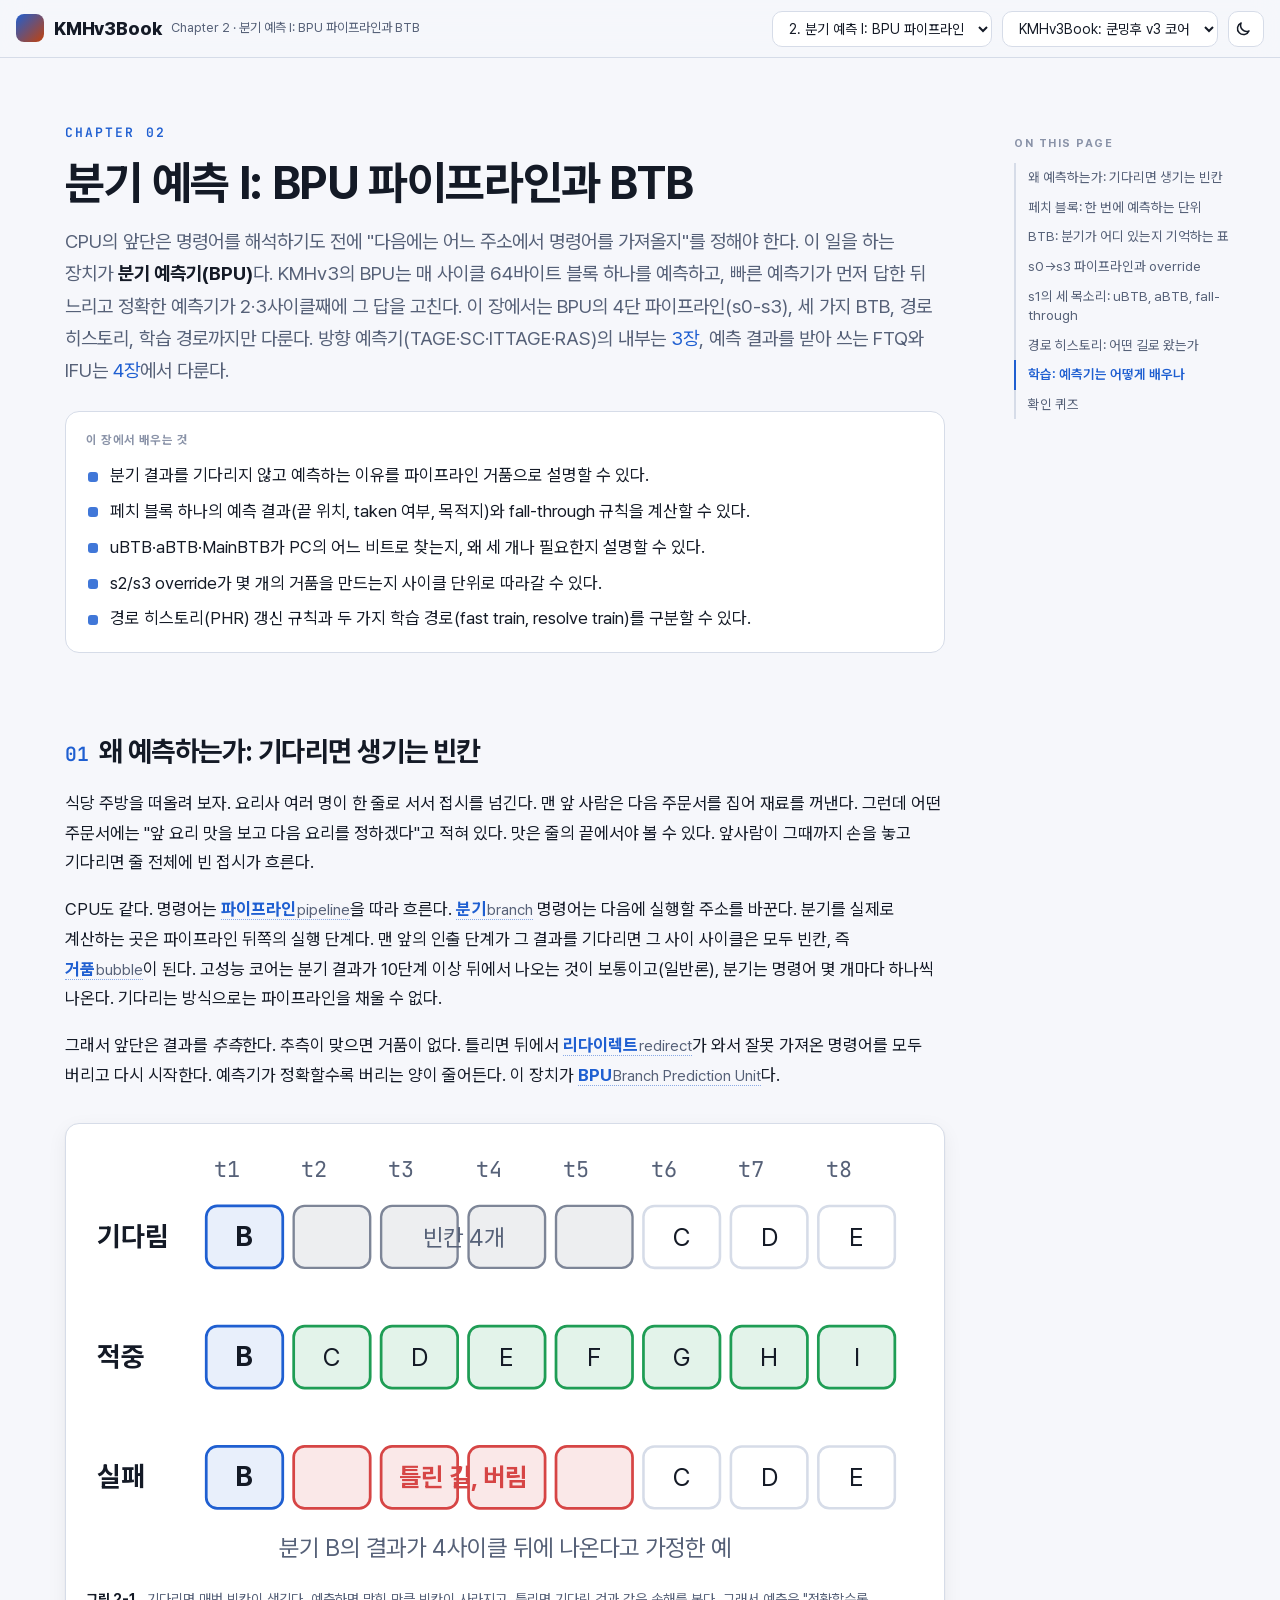
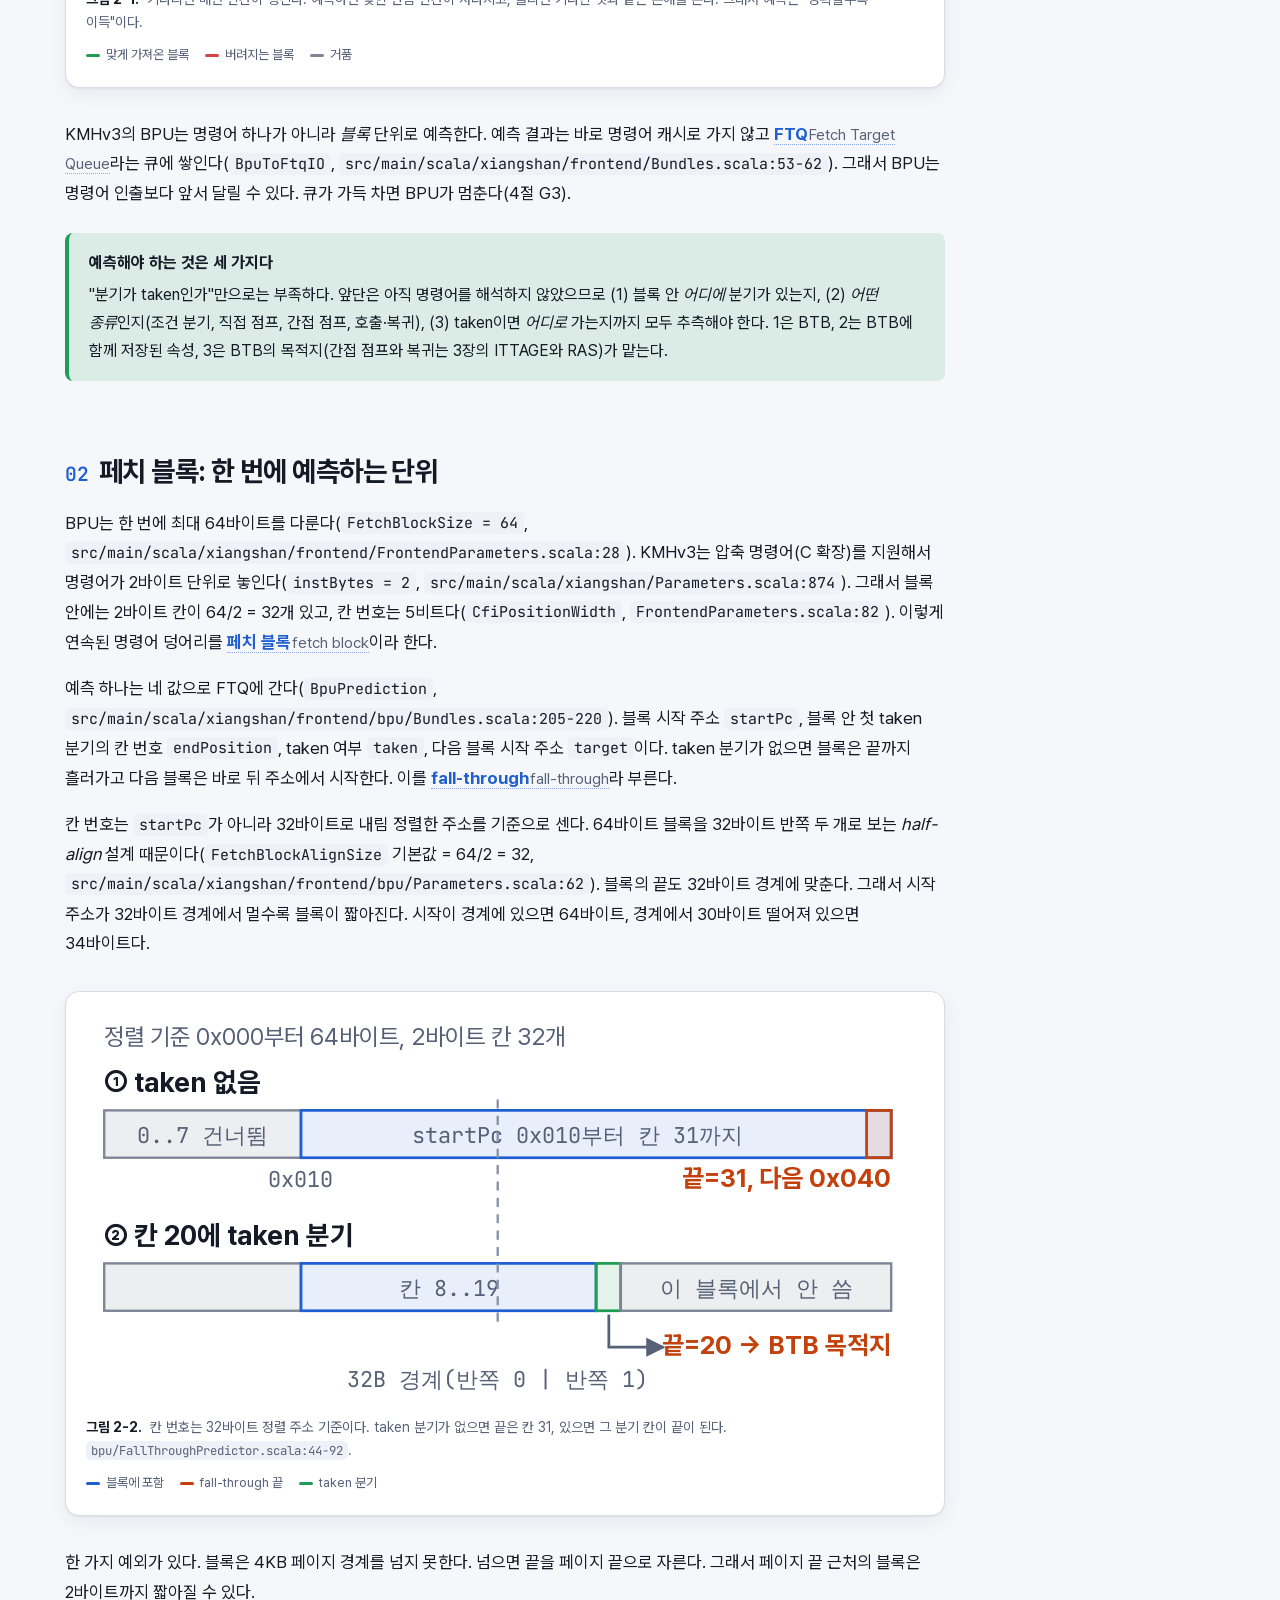
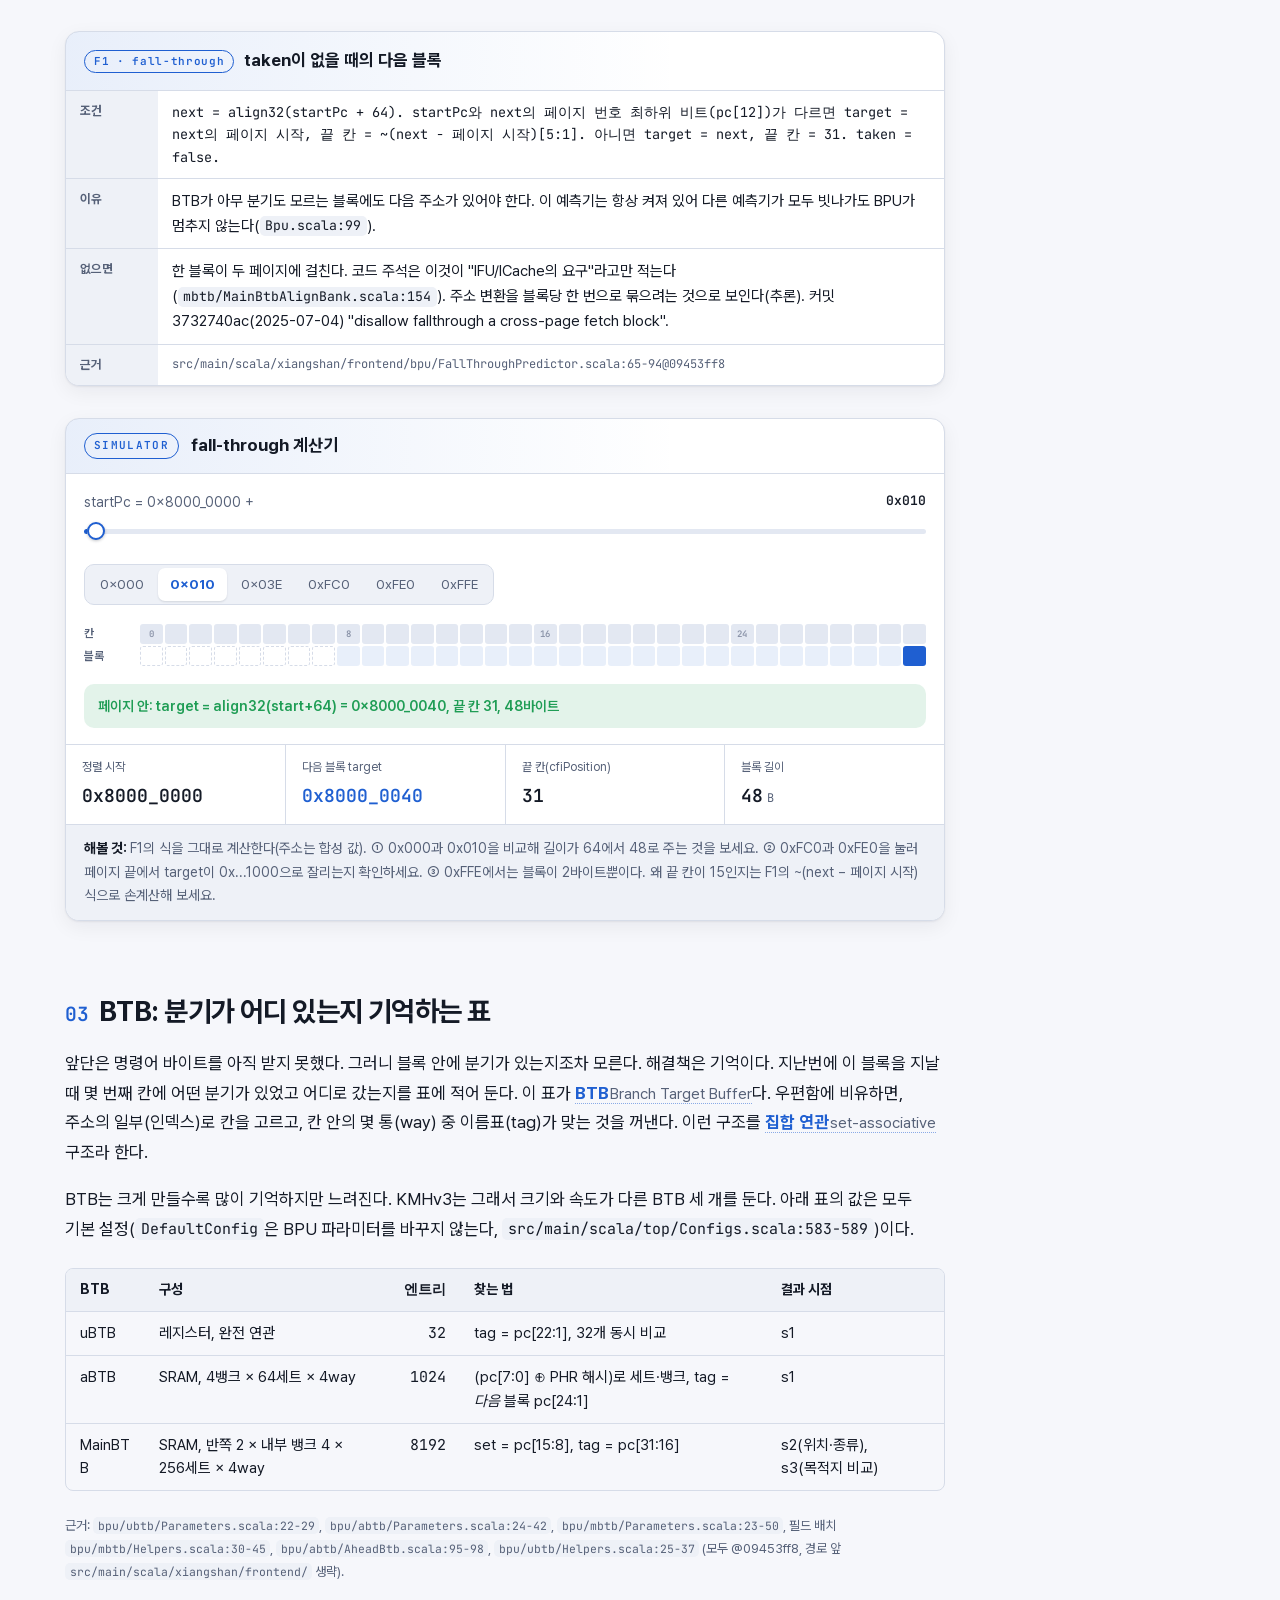
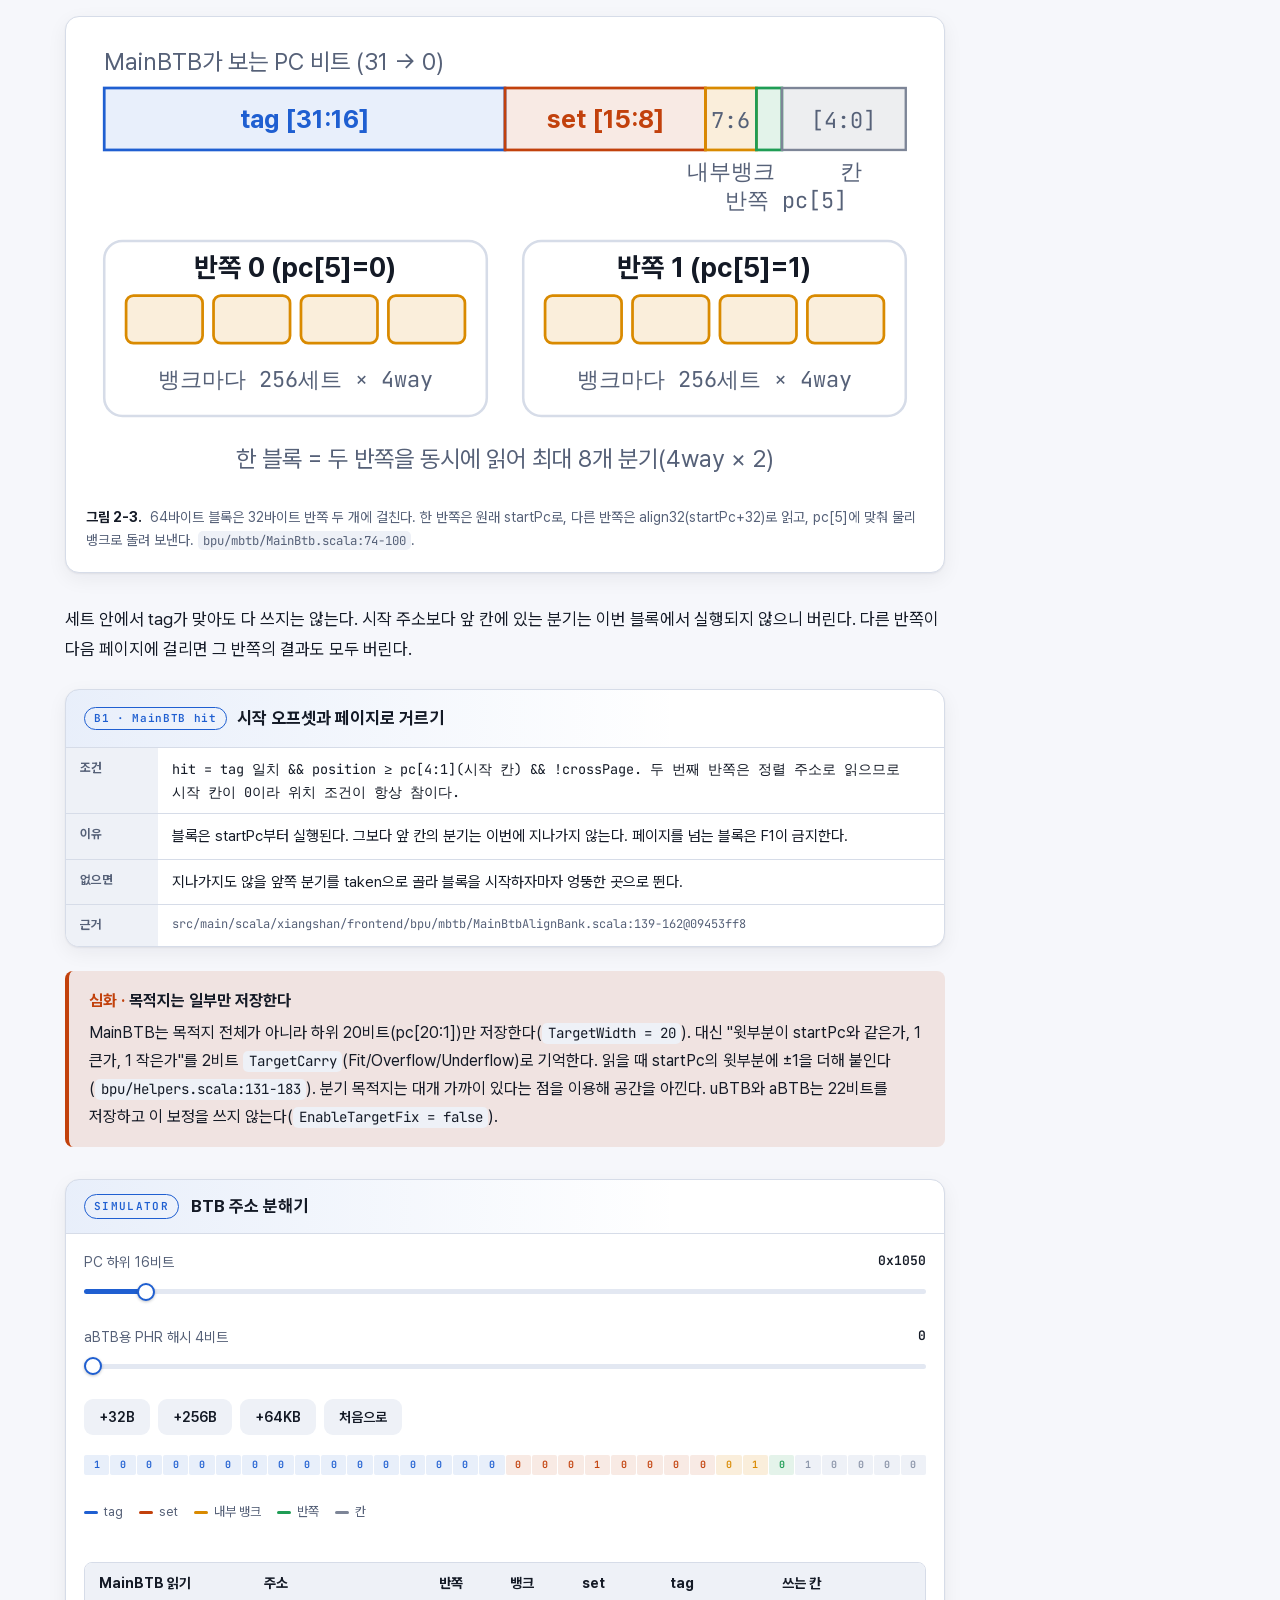
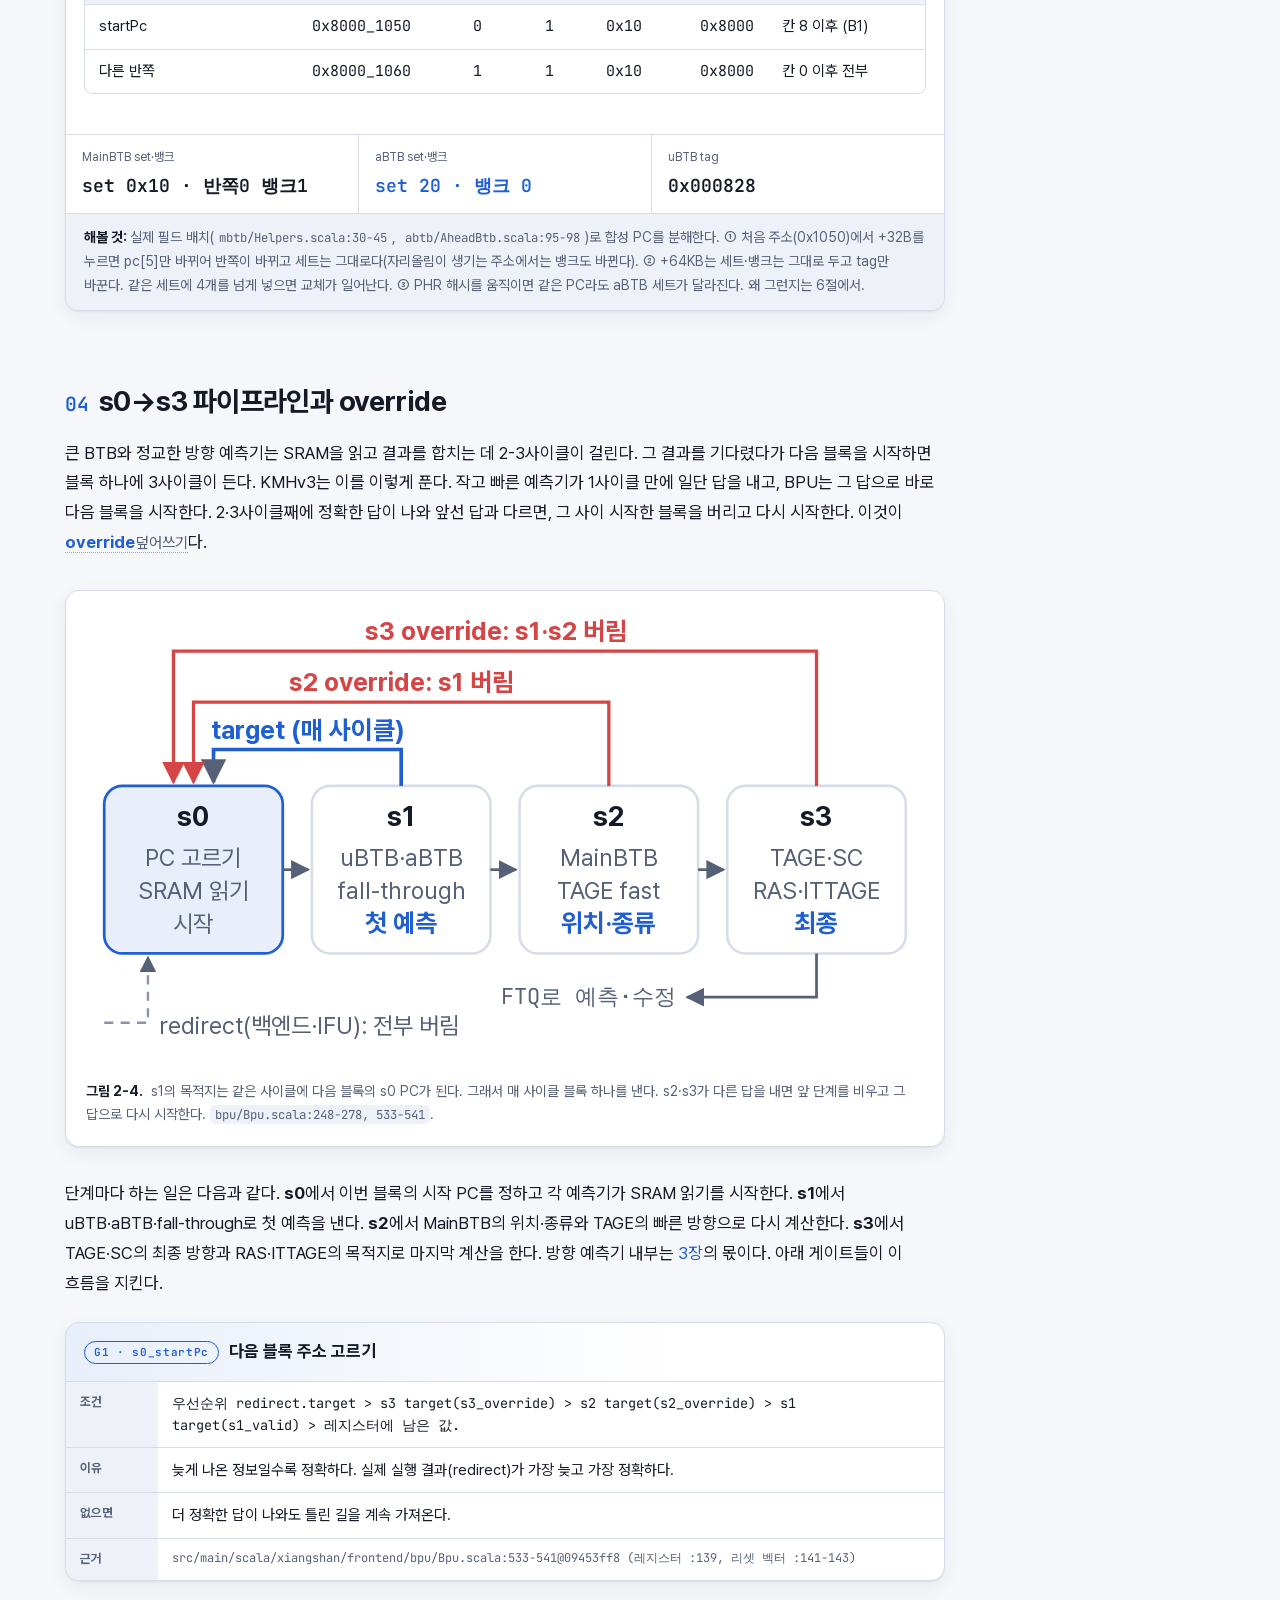
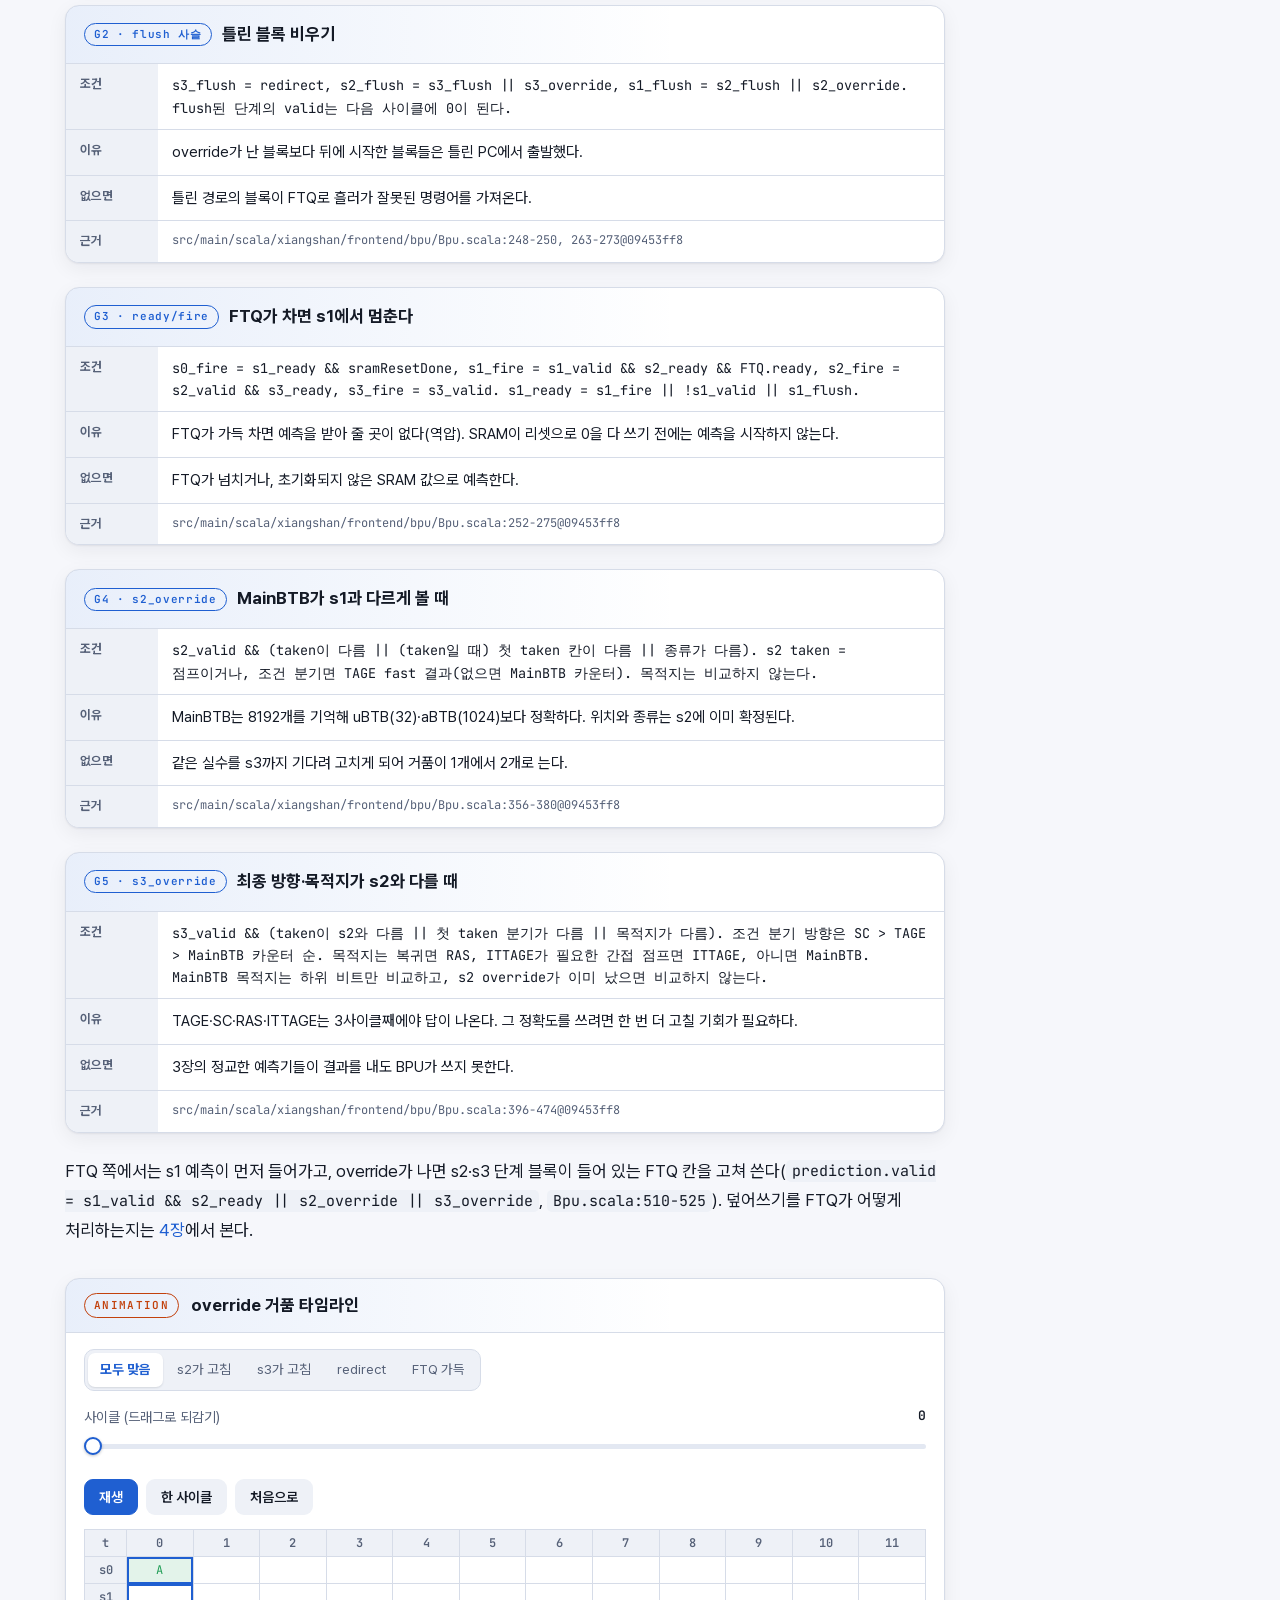
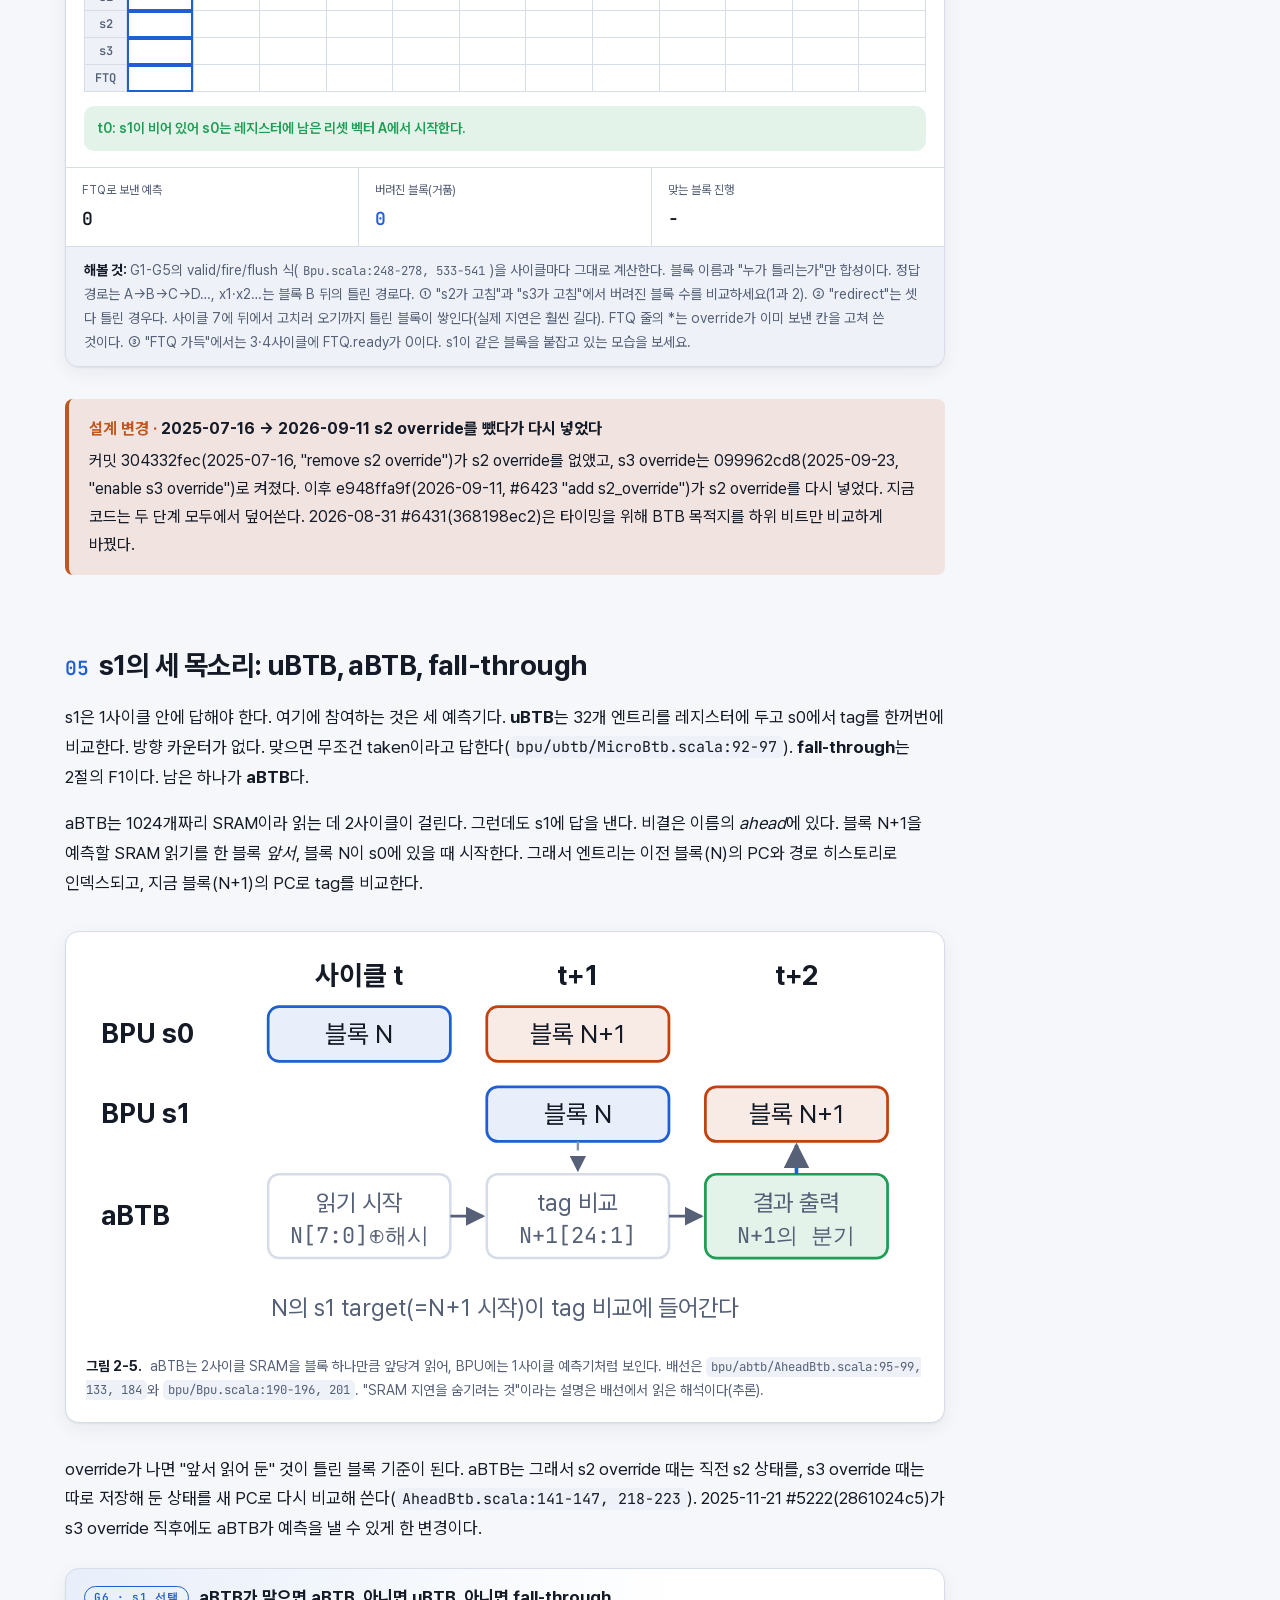
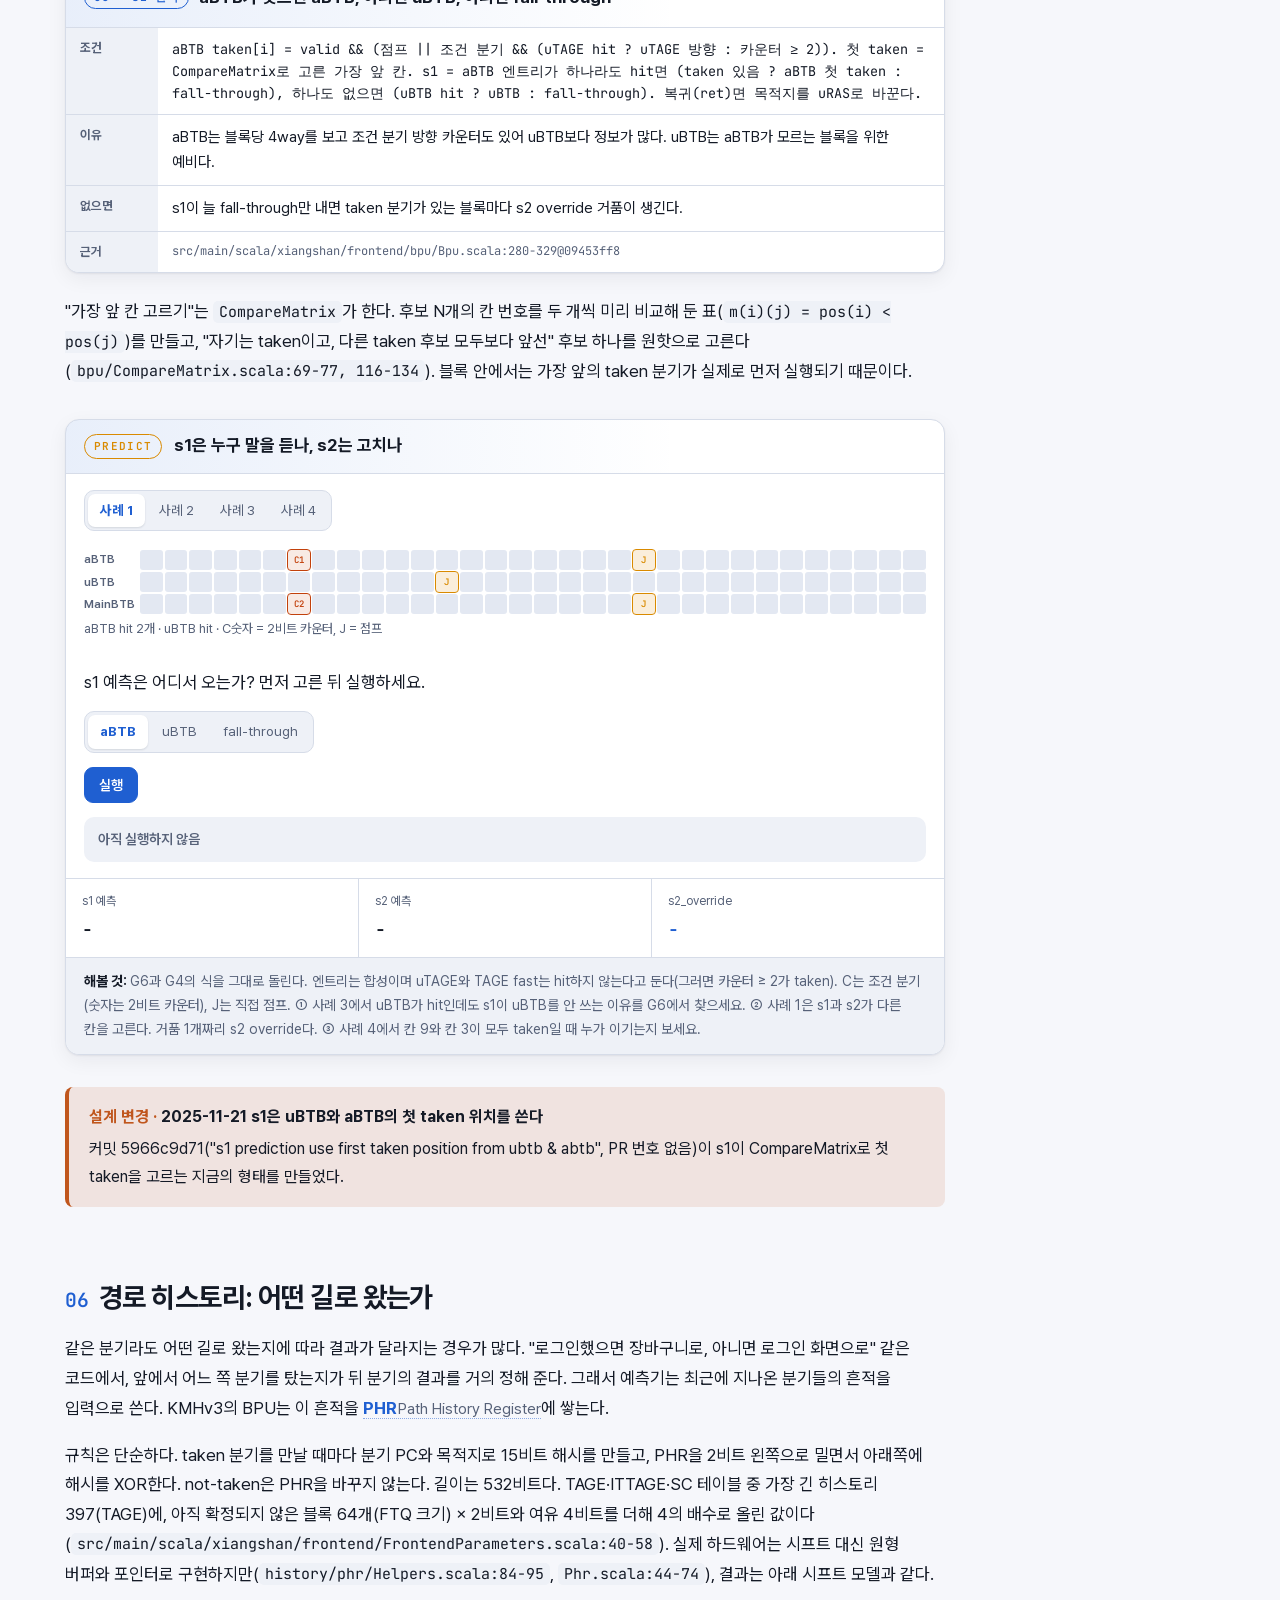
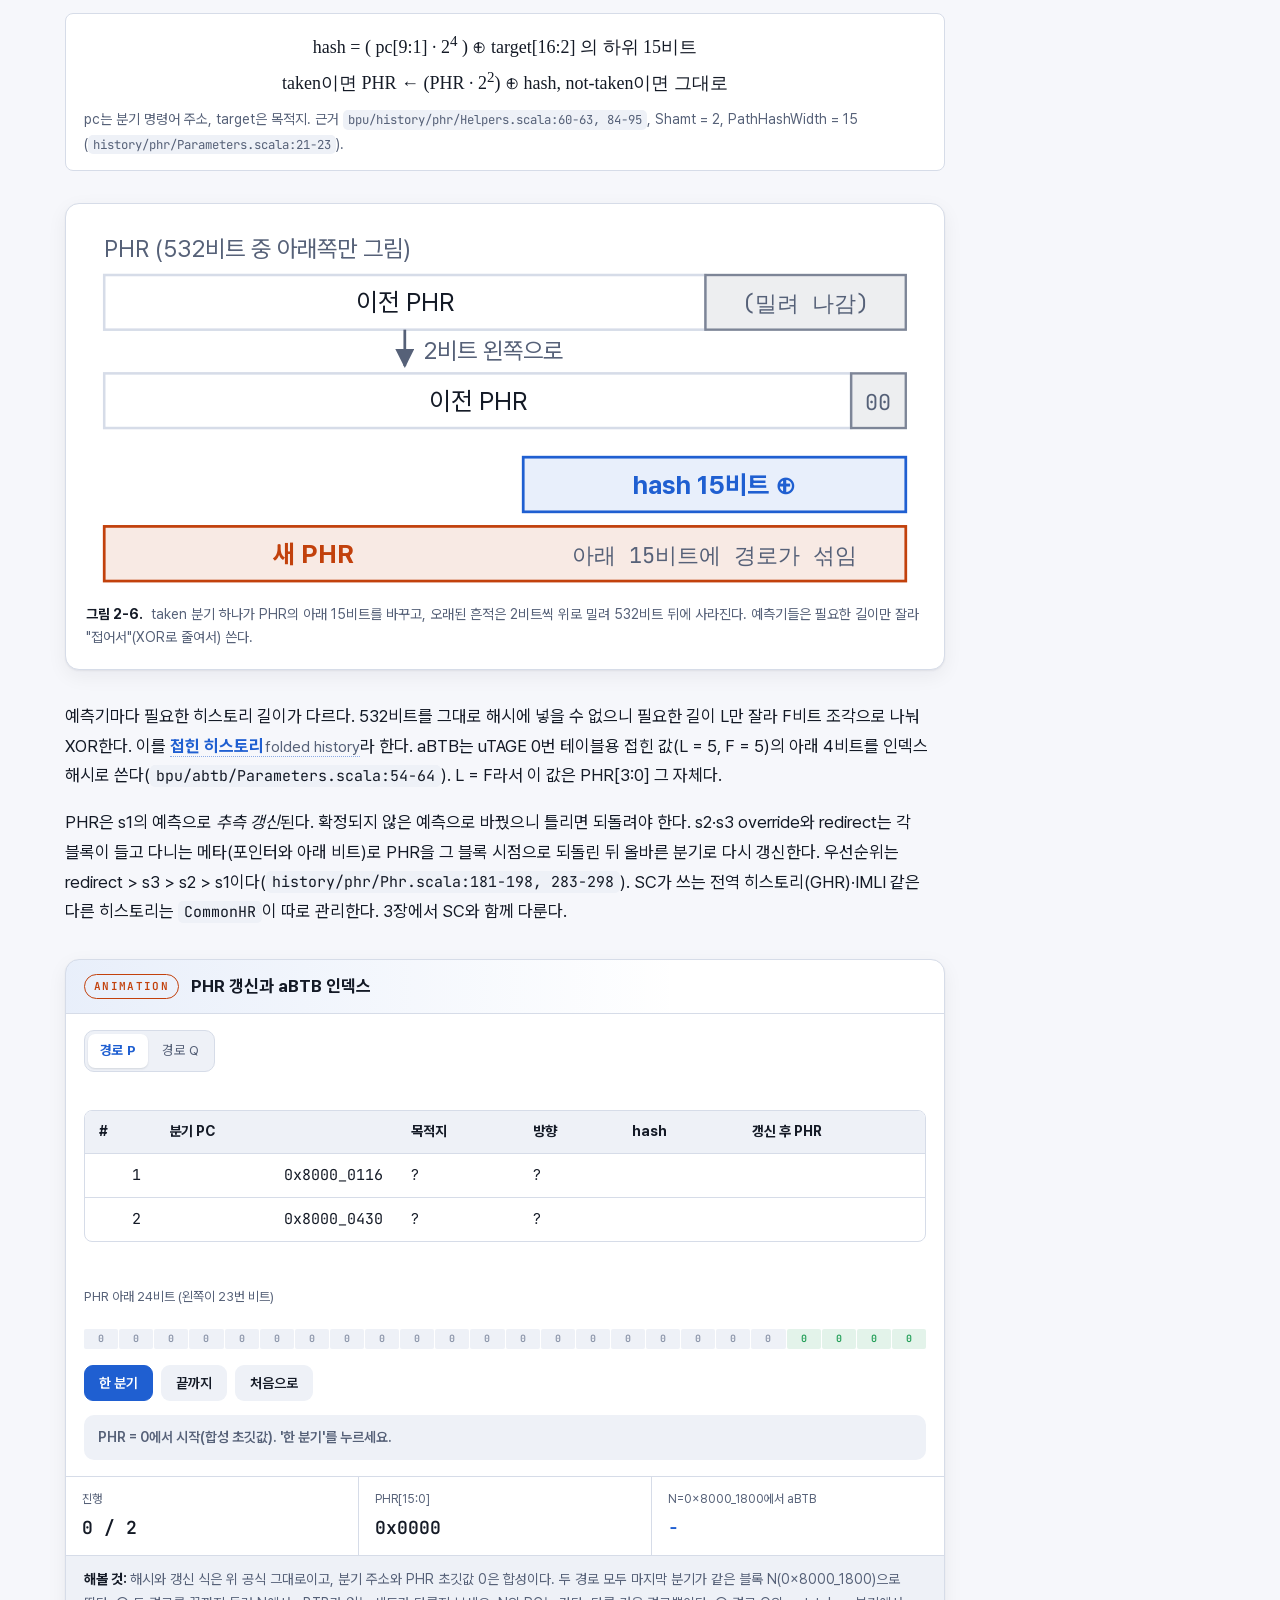
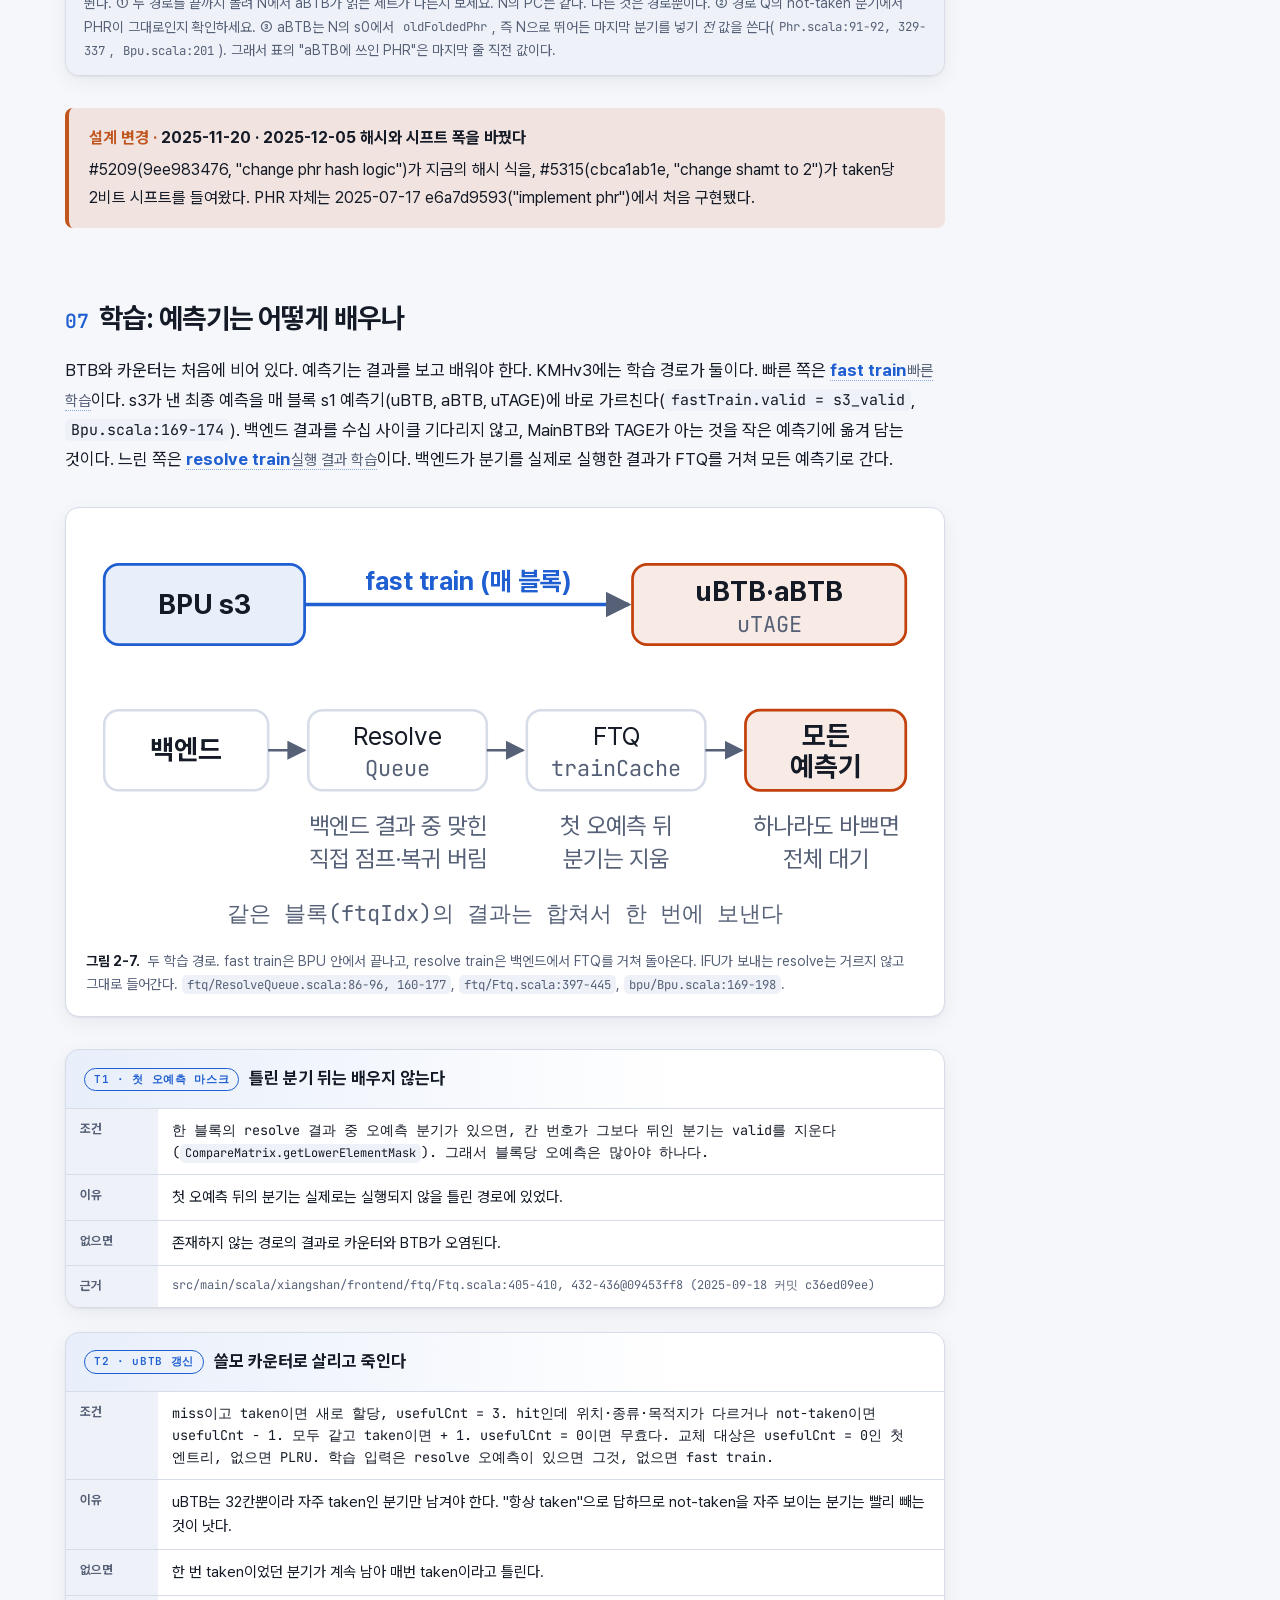
<file: ch02-bpu.html>
<!doctype html>
<html lang="ko" data-book="kmhv3">
<head>
<meta charset="utf-8">
<meta name="viewport" content="width=device-width, initial-scale=1">
<title>KMHv3Book 2장 · BPU 파이프라인과 BTB</title>
<link rel="stylesheet" href="assets/book.css">
<script src="assets/book.js"></script>
<style>
.seg { flex-wrap: wrap; }
.pad { padding: 14px 16px; overflow-x: auto; }
.slots { display: grid; grid-template-columns: 54px repeat(32, minmax(0, 1fr)); gap: 2px; margin: 4px 0; align-items: center; }
.slots > b { font-size: 11.5px; color: var(--text-dim); font-weight: 600; white-space: nowrap; overflow: hidden; }
.slots > i { height: 20px; border-radius: 3px; background: var(--surface-2); font: 600 9px/20px var(--mono); text-align: center; color: var(--text-faint); font-style: normal; overflow: hidden; }
.slots > i.pre { background: transparent; border: 1px dashed var(--border); }
.slots > i.in { background: var(--accent-soft); }
.slots > i.end { background: var(--accent); color: var(--on-accent); }
.slots > i.out { background: var(--grey-soft); opacity: .5; }
.slots > i.c { background: var(--accent-2-soft); color: var(--accent-2); outline: 1.5px solid var(--accent-2); }
.slots > i.j { background: var(--warn-soft); color: var(--warn); outline: 1.5px solid var(--warn); }
.slots > i.pick { background: var(--ok); color: var(--bg-elev); outline: 0; }
.bits { display: grid; grid-template-columns: repeat(32, minmax(0, 1fr)); gap: 1px; font: 600 10px/1 var(--mono); margin: 6px 0 2px; }
.bits span { text-align: center; padding: 5px 0; background: var(--surface); color: var(--text-faint); border-radius: 2px; }
.bits .f1 { background: var(--accent-soft); color: var(--accent); } .bits .f2 { background: var(--accent-2-soft); color: var(--accent-2); }
.bits .f3 { background: var(--warn-soft); color: var(--warn); } .bits .f4 { background: var(--ok-soft); color: var(--ok); }
.tl { width: 100%; border-collapse: collapse; table-layout: fixed; font: 12px var(--mono); }
.tl th, .tl td { border: 1px solid var(--border); text-align: center; padding: 5px 0; overflow: hidden; white-space: nowrap; }
.tl th { background: var(--surface); color: var(--text-dim); font-weight: 600; }
.tl th:first-child { width: 42px; }
.tl td.ok { background: var(--ok-soft); color: var(--ok); } .tl td.w { background: var(--bad-soft); color: var(--bad); }
.tl td.fl { background: var(--bad); color: var(--bg-elev); } .tl td.st { background: var(--warn-soft); color: var(--warn); }
.tl td.now { outline: 2px solid var(--accent); outline-offset: -2px; }
.mini { font-size: 13px; color: var(--text-dim); margin: 6px 0 0; }
</style>
</head>
<body data-chapter="ch02">
<div class="page">
<main class="chapter">

<div class="chapter-hero">
  <div class="eyebrow">Chapter 02</div>
  <h1>분기 예측 I: BPU 파이프라인과 BTB</h1>
  <p class="lead">CPU의 앞단은 명령어를 해석하기도 전에 "다음에는 어느 주소에서 명령어를 가져올지"를 정해야 한다. 이 일을 하는 장치가 <strong>분기 예측기(BPU)</strong>다. KMHv3의 BPU는 매 사이클 64바이트 블록 하나를 예측하고, 빠른 예측기가 먼저 답한 뒤 느리고 정확한 예측기가 2·3사이클째에 그 답을 고친다. 이 장에서는 BPU의 4단 파이프라인(s0-s3), 세 가지 BTB, 경로 히스토리, 학습 경로까지만 다룬다. 방향 예측기(TAGE·SC·ITTAGE·RAS)의 내부는 <a href="ch03-predictors.html">3장</a>, 예측 결과를 받아 쓰는 FTQ와 IFU는 <a href="ch04-fetch.html">4장</a>에서 다룬다.</p>
  <ul class="objectives">
    <li>분기 결과를 기다리지 않고 예측하는 이유를 파이프라인 거품으로 설명할 수 있다.</li>
    <li>페치 블록 하나의 예측 결과(끝 위치, taken 여부, 목적지)와 fall-through 규칙을 계산할 수 있다.</li>
    <li>uBTB·aBTB·MainBTB가 PC의 어느 비트로 찾는지, 왜 세 개나 필요한지 설명할 수 있다.</li>
    <li>s2/s3 override가 몇 개의 거품을 만드는지 사이클 단위로 따라갈 수 있다.</li>
    <li>경로 히스토리(PHR) 갱신 규칙과 두 가지 학습 경로(fast train, resolve train)를 구분할 수 있다.</li>
  </ul>
</div>

<section>
  <h2>왜 예측하는가: 기다리면 생기는 빈칸</h2>
  <p>식당 주방을 떠올려 보자. 요리사 여러 명이 한 줄로 서서 접시를 넘긴다. 맨 앞 사람은 다음 주문서를 집어 재료를 꺼낸다. 그런데 어떤 주문서에는 "앞 요리 맛을 보고 다음 요리를 정하겠다"고 적혀 있다. 맛은 줄의 끝에서야 볼 수 있다. 앞사람이 그때까지 손을 놓고 기다리면 줄 전체에 빈 접시가 흐른다.</p>
  <p>CPU도 같다. 명령어는 <span class="term" data-def="명령어 처리를 인출·해석·실행 같은 단계로 나누고, 단계마다 다른 명령어를 동시에 처리하는 방식.">파이프라인<span class="en">pipeline</span></span>을 따라 흐른다. <span class="term" data-def="조건에 따라 다음 실행 주소가 바뀌는 명령어. beq/bne 같은 조건 분기, jal/jalr 같은 점프가 있다.">분기<span class="en">branch</span></span> 명령어는 다음에 실행할 주소를 바꾼다. 분기를 실제로 계산하는 곳은 파이프라인 뒤쪽의 실행 단계다. 맨 앞의 인출 단계가 그 결과를 기다리면 그 사이 사이클은 모두 빈칸, 즉 <span class="term" data-def="파이프라인 단계가 쓸모 있는 일을 하지 못하고 비어 있는 사이클.">거품<span class="en">bubble</span></span>이 된다. 고성능 코어는 분기 결과가 10단계 이상 뒤에서 나오는 것이 보통이고(일반론), 분기는 명령어 몇 개마다 하나씩 나온다. 기다리는 방식으로는 파이프라인을 채울 수 없다.</p>
  <p>그래서 앞단은 결과를 <em>추측</em>한다. 추측이 맞으면 거품이 없다. 틀리면 뒤에서 <span class="term" data-def="실행 단계가 예측이 틀렸음을 발견하고 앞단에 올바른 주소로 다시 시작하라고 알리는 신호. 그 사이 가져온 명령어는 모두 버린다.">리다이렉트<span class="en">redirect</span></span>가 와서 잘못 가져온 명령어를 모두 버리고 다시 시작한다. 예측기가 정확할수록 버리는 양이 줄어든다. 이 장치가 <span class="term" data-def="Branch Prediction Unit. 명령어를 가져와 해석하기 전에 다음 인출 주소를 추측하는 장치. KMHv3에서는 src/main/scala/xiangshan/frontend/bpu/Bpu.scala.">BPU<span class="en">Branch Prediction Unit</span></span>다.</p>

  <figure class="diagram">
    <svg viewBox="0 0 460 236" role="img" aria-label="분기 결과를 기다릴 때와 예측할 때의 인출 타임라인">
      <text x="70" y="18" class="lbl-mono">t1</text><text x="118" y="18" class="lbl-mono">t2</text><text x="166" y="18" class="lbl-mono">t3</text><text x="214" y="18" class="lbl-mono">t4</text><text x="262" y="18" class="lbl-mono">t5</text><text x="310" y="18" class="lbl-mono">t6</text><text x="358" y="18" class="lbl-mono">t7</text><text x="406" y="18" class="lbl-mono">t8</text>
      <text x="6" y="56" class="lbl-b">기다림</text>
      <rect class="box-acc" x="66" y="34" width="42" height="34" rx="6"/><text x="87" y="56" text-anchor="middle" class="lbl-b">B</text>
      <rect class="box-grey" x="114" y="34" width="42" height="34" rx="6"/><rect class="box-grey" x="162" y="34" width="42" height="34" rx="6"/><rect class="box-grey" x="210" y="34" width="42" height="34" rx="6"/><rect class="box-grey" x="258" y="34" width="42" height="34" rx="6"/>
      <text x="207" y="56" text-anchor="middle" class="lbl-dim">빈칸 4개</text>
      <rect class="box" x="306" y="34" width="42" height="34" rx="6"/><text x="327" y="56" text-anchor="middle" class="lbl">C</text>
      <rect class="box" x="354" y="34" width="42" height="34" rx="6"/><text x="375" y="56" text-anchor="middle" class="lbl">D</text>
      <rect class="box" x="402" y="34" width="42" height="34" rx="6"/><text x="423" y="56" text-anchor="middle" class="lbl">E</text>
      <text x="6" y="122" class="lbl-b">적중</text>
      <rect class="box-acc" x="66" y="100" width="42" height="34" rx="6"/><text x="87" y="122" text-anchor="middle" class="lbl-b">B</text>
      <rect class="box-ok" x="114" y="100" width="42" height="34" rx="6"/><text x="135" y="122" text-anchor="middle" class="lbl">C</text>
      <rect class="box-ok" x="162" y="100" width="42" height="34" rx="6"/><text x="183" y="122" text-anchor="middle" class="lbl">D</text>
      <rect class="box-ok" x="210" y="100" width="42" height="34" rx="6"/><text x="231" y="122" text-anchor="middle" class="lbl">E</text>
      <rect class="box-ok" x="258" y="100" width="42" height="34" rx="6"/><text x="279" y="122" text-anchor="middle" class="lbl">F</text>
      <rect class="box-ok" x="306" y="100" width="42" height="34" rx="6"/><text x="327" y="122" text-anchor="middle" class="lbl">G</text>
      <rect class="box-ok" x="354" y="100" width="42" height="34" rx="6"/><text x="375" y="122" text-anchor="middle" class="lbl">H</text>
      <rect class="box-ok" x="402" y="100" width="42" height="34" rx="6"/><text x="423" y="122" text-anchor="middle" class="lbl">I</text>
      <text x="6" y="188" class="lbl-b">실패</text>
      <rect class="box-acc" x="66" y="166" width="42" height="34" rx="6"/><text x="87" y="188" text-anchor="middle" class="lbl-b">B</text>
      <rect class="box-bad" x="114" y="166" width="42" height="34" rx="6"/><rect class="box-bad" x="162" y="166" width="42" height="34" rx="6"/><rect class="box-bad" x="210" y="166" width="42" height="34" rx="6"/><rect class="box-bad" x="258" y="166" width="42" height="34" rx="6"/>
      <text x="207" y="188" text-anchor="middle" class="lbl-bad">틀린 길, 버림</text>
      <rect class="box" x="306" y="166" width="42" height="34" rx="6"/><text x="327" y="188" text-anchor="middle" class="lbl">C</text>
      <rect class="box" x="354" y="166" width="42" height="34" rx="6"/><text x="375" y="188" text-anchor="middle" class="lbl">D</text>
      <rect class="box" x="402" y="166" width="42" height="34" rx="6"/><text x="423" y="188" text-anchor="middle" class="lbl">E</text>
      <text x="230" y="226" text-anchor="middle" class="lbl-dim">분기 B의 결과가 4사이클 뒤에 나온다고 가정한 예</text>
    </svg>
    <figcaption>기다리면 매번 빈칸이 생긴다. 예측하면 맞힌 만큼 빈칸이 사라지고, 틀리면 기다린 것과 같은 손해를 본다. 그래서 예측은 "정확할수록 이득"이다.</figcaption>
    <div class="legend"><span><i style="--c:var(--ok)"></i>맞게 가져온 블록</span><span><i style="--c:var(--bad)"></i>버려지는 블록</span><span><i style="--c:var(--grey)"></i>거품</span></div>
  </figure>

  <p>KMHv3의 BPU는 명령어 하나가 아니라 <em>블록</em> 단위로 예측한다. 예측 결과는 바로 명령어 캐시로 가지 않고 <span class="term" data-def="Fetch Target Queue. BPU가 낸 블록 예측을 순서대로 쌓아 두는 큐. IFU는 여기서 꺼내 명령어를 가져온다. 4장에서 다룬다.">FTQ<span class="en">Fetch Target Queue</span></span>라는 큐에 쌓인다(<code>BpuToFtqIO</code>, <code>src/main/scala/xiangshan/frontend/Bundles.scala:53-62</code>). 그래서 BPU는 명령어 인출보다 앞서 달릴 수 있다. 큐가 가득 차면 BPU가 멈춘다(4절 G3).</p>
  <div class="callout tip"><strong>예측해야 하는 것은 세 가지다</strong><p>"분기가 taken인가"만으로는 부족하다. 앞단은 아직 명령어를 해석하지 않았으므로 (1) 블록 안 <em>어디에</em> 분기가 있는지, (2) <em>어떤 종류</em>인지(조건 분기, 직접 점프, 간접 점프, 호출·복귀), (3) taken이면 <em>어디로</em> 가는지까지 모두 추측해야 한다. 1은 BTB, 2는 BTB에 함께 저장된 속성, 3은 BTB의 목적지(간접 점프와 복귀는 3장의 ITTAGE와 RAS)가 맡는다.</p></div>
</section>

<section>
  <h2>페치 블록: 한 번에 예측하는 단위</h2>
  <p>BPU는 한 번에 최대 64바이트를 다룬다(<code>FetchBlockSize = 64</code>, <code>src/main/scala/xiangshan/frontend/FrontendParameters.scala:28</code>). KMHv3는 압축 명령어(C 확장)를 지원해서 명령어가 2바이트 단위로 놓인다(<code>instBytes = 2</code>, <code>src/main/scala/xiangshan/Parameters.scala:874</code>). 그래서 블록 안에는 2바이트 칸이 64/2 = 32개 있고, 칸 번호는 5비트다(<code>CfiPositionWidth</code>, <code>FrontendParameters.scala:82</code>). 이렇게 연속된 명령어 덩어리를 <span class="term" data-def="BPU가 한 번에 예측하는 연속된 명령어 구간. KMHv3에서는 최대 64바이트, 시작 주소와 끝 위치, 다음 블록 주소로 표현한다.">페치 블록<span class="en">fetch block</span></span>이라 한다.</p>
  <p>예측 하나는 네 값으로 FTQ에 간다(<code>BpuPrediction</code>, <code>src/main/scala/xiangshan/frontend/bpu/Bundles.scala:205-220</code>). 블록 시작 주소 <code>startPc</code>, 블록 안 첫 taken 분기의 칸 번호 <code>endPosition</code>, taken 여부 <code>taken</code>, 다음 블록 시작 주소 <code>target</code>이다. taken 분기가 없으면 블록은 끝까지 흘러가고 다음 블록은 바로 뒤 주소에서 시작한다. 이를 <span class="term" data-def="블록 안에 taken 분기가 없을 때 순서대로 다음 주소로 넘어가는 것. 그때의 다음 블록 주소를 fall-through 주소라 한다.">fall-through<span class="en">fall-through</span></span>라 부른다.</p>
  <p>칸 번호는 <code>startPc</code>가 아니라 32바이트로 내림 정렬한 주소를 기준으로 센다. 64바이트 블록을 32바이트 반쪽 두 개로 보는 <em>half-align</em> 설계 때문이다(<code>FetchBlockAlignSize</code> 기본값 = 64/2 = 32, <code>src/main/scala/xiangshan/frontend/bpu/Parameters.scala:62</code>). 블록의 끝도 32바이트 경계에 맞춘다. 그래서 시작 주소가 32바이트 경계에서 멀수록 블록이 짧아진다. 시작이 경계에 있으면 64바이트, 경계에서 30바이트 떨어져 있으면 34바이트다.</p>

  <figure class="diagram">
    <svg viewBox="0 0 460 214" role="img" aria-label="페치 블록 32칸과 시작, 끝 위치">
      <defs><marker id="f22-a" viewBox="0 0 10 10" refX="9" refY="5" markerWidth="7" markerHeight="7" orient="auto"><path d="M0,0 L10,5 L0,10 z" fill="var(--text-dim)"/></marker></defs>
      <text x="10" y="18" class="lbl-dim">정렬 기준 0x000부터 64바이트, 2바이트 칸 32개</text>
      <text x="10" y="44" class="lbl-b">① taken 없음</text>
      <rect class="box-grey" x="10" y="54" width="108" height="26"/><rect class="box-acc" x="118" y="54" width="324" height="26"/><rect class="box-2" x="428.5" y="54" width="13.5" height="26"/>
      <text x="64" y="72" text-anchor="middle" class="lbl-mono">0..7 건너뜀</text><text x="270" y="72" text-anchor="middle" class="lbl-mono">startPc 0x010부터 칸 31까지</text>
      <text x="118" y="96" text-anchor="middle" class="lbl-mono">0x010</text><text x="442" y="96" text-anchor="end" class="lbl-acc2">끝=31, 다음 0x040</text>
      <text x="10" y="128" class="lbl-b">② 칸 20에 taken 분기</text>
      <rect class="box-grey" x="10" y="138" width="108" height="26"/><rect class="box-acc" x="118" y="138" width="162" height="26"/><rect class="box-ok" x="280" y="138" width="13.5" height="26"/><rect class="box-grey" x="293.5" y="138" width="148.5" height="26"/>
      <text x="199" y="156" text-anchor="middle" class="lbl-mono">칸 8..19</text><text x="368" y="156" text-anchor="middle" class="lbl-mono">이 블록에서 안 씀</text>
      <path class="ln" d="M287,166 v18 h30" marker-end="url(#f22-a)"/><text x="442" y="188" text-anchor="end" class="lbl-acc2">끝=20 → BTB 목적지</text>
      <line class="ln-dash" x1="226" y1="48" x2="226" y2="170"/><text x="226" y="206" text-anchor="middle" class="lbl-mono">32B 경계(반쪽 0 | 반쪽 1)</text>
    </svg>
    <figcaption>칸 번호는 32바이트 정렬 주소 기준이다. taken 분기가 없으면 끝은 칸 31, 있으면 그 분기 칸이 끝이 된다. <code>bpu/FallThroughPredictor.scala:44-92</code>.</figcaption>
    <div class="legend"><span><i style="--c:var(--accent)"></i>블록에 포함</span><span><i style="--c:var(--accent-2)"></i>fall-through 끝</span><span><i style="--c:var(--ok)"></i>taken 분기</span></div>
  </figure>

  <p>한 가지 예외가 있다. 블록은 4KB 페이지 경계를 넘지 못한다. 넘으면 끝을 페이지 끝으로 자른다. 그래서 페이지 끝 근처의 블록은 2바이트까지 짧아질 수 있다.</p>
  <div class="gate">
    <div class="gate-head"><span class="gate-id">F1 · fall-through</span><h4>taken이 없을 때의 다음 블록</h4></div>
    <dl>
      <dt>조건</dt><dd class="cond">next = align32(startPc + 64). startPc와 next의 페이지 번호 최하위 비트(pc[12])가 다르면 target = next의 페이지 시작, 끝 칸 = ~(next − 페이지 시작)[5:1]. 아니면 target = next, 끝 칸 = 31. taken = false.</dd>
      <dt>이유</dt><dd class="why">BTB가 아무 분기도 모르는 블록에도 다음 주소가 있어야 한다. 이 예측기는 항상 켜져 있어 다른 예측기가 모두 빗나가도 BPU가 멈추지 않는다(<code>Bpu.scala:99</code>).</dd>
      <dt>없으면</dt><dd>한 블록이 두 페이지에 걸친다. 코드 주석은 이것이 "IFU/ICache의 요구"라고만 적는다(<code>mbtb/MainBtbAlignBank.scala:154</code>). 주소 변환을 블록당 한 번으로 묶으려는 것으로 보인다(추론). 커밋 3732740ac(2025-07-04) "disallow fallthrough a cross-page fetch block".</dd>
      <dt>근거</dt><dd class="src">src/main/scala/xiangshan/frontend/bpu/FallThroughPredictor.scala:65-94@09453ff8</dd>
    </dl>
  </div>

  <div class="sim" id="sim-ft">
    <div class="sim-head"><span class="sim-tag">Simulator</span><h3>fall-through 계산기</h3></div>
    <div class="sim-body">
      <div class="ctl"><label>startPc = 0x8000_0000 + <output id="ft-off">0x000</output></label>
        <input type="range" id="ft-k" data-k="k" min="0" max="4094" step="2" value="16"></div>
      <div class="seg" id="ft-pre"><button>0x000</button><button class="on">0x010</button><button>0x03E</button><button>0xFC0</button><button>0xFE0</button><button>0xFFE</button></div>
      <div class="slots" id="ft-slots"></div>
      <div class="verdict grey" id="ft-verdict">-</div>
    </div>
    <div class="sim-readout">
      <div class="stat"><span class="k">정렬 시작</span><span class="v" id="ft-al">-</span></div>
      <div class="stat"><span class="k">다음 블록 target</span><span class="v acc" id="ft-tg">-</span></div>
      <div class="stat"><span class="k">끝 칸(cfiPosition)</span><span class="v" id="ft-pos">-</span></div>
      <div class="stat"><span class="k">블록 길이</span><span class="v" id="ft-len">-<small>B</small></span></div>
    </div>
    <div class="sim-note">F1의 식을 그대로 계산한다(주소는 합성 값). ① 0x000과 0x010을 비교해 길이가 64에서 48로 주는 것을 보세요. ② 0xFC0과 0xFE0을 눌러 페이지 끝에서 target이 0x...1000으로 잘리는지 확인하세요. ③ 0xFFE에서는 블록이 2바이트뿐이다. 왜 끝 칸이 15인지는 F1의 ~(next − 페이지 시작) 식으로 손계산해 보세요.</div>
  </div>
</section>

<section>
  <h2>BTB: 분기가 어디 있는지 기억하는 표</h2>
  <p>앞단은 명령어 바이트를 아직 받지 못했다. 그러니 블록 안에 분기가 있는지조차 모른다. 해결책은 기억이다. 지난번에 이 블록을 지날 때 몇 번째 칸에 어떤 분기가 있었고 어디로 갔는지를 표에 적어 둔다. 이 표가 <span class="term" data-def="Branch Target Buffer. 블록 주소를 키로 '분기 위치, 종류, 목적지'를 저장하는 캐시. 명령어를 해석하기 전에 분기의 존재를 알게 해 준다.">BTB<span class="en">Branch Target Buffer</span></span>다. 우편함에 비유하면, 주소의 일부(인덱스)로 칸을 고르고, 칸 안의 몇 통(way) 중 이름표(tag)가 맞는 것을 꺼낸다. 이런 구조를 <span class="term" data-def="주소 일부로 세트(set)를 고르고, 세트 안 여러 way 중 tag가 일치하는 항목을 찾는 캐시 구조. 세트가 하나뿐이면 완전 연관(fully associative)이다.">집합 연관<span class="en">set-associative</span></span> 구조라 한다.</p>
  <p>BTB는 크게 만들수록 많이 기억하지만 느려진다. KMHv3는 그래서 크기와 속도가 다른 BTB 세 개를 둔다. 아래 표의 값은 모두 기본 설정(<code>DefaultConfig</code>은 BPU 파라미터를 바꾸지 않는다, <code>src/main/scala/top/Configs.scala:583-589</code>)이다.</p>
  <div class="table-wrap"><table class="data" style="min-width:580px">
    <tr><th>BTB</th><th>구성</th><th class="num">엔트리</th><th>찾는 법</th><th>결과 시점</th></tr>
    <tr><td>uBTB</td><td>레지스터, 완전 연관</td><td class="num">32</td><td>tag = pc[22:1], 32개 동시 비교</td><td>s1</td></tr>
    <tr><td>aBTB</td><td>SRAM, 4뱅크 × 64세트 × 4way</td><td class="num">1024</td><td>(pc[7:0] ⊕ PHR 해시)로 세트·뱅크, tag = <em>다음</em> 블록 pc[24:1]</td><td>s1</td></tr>
    <tr><td>MainBTB</td><td>SRAM, 반쪽 2 × 내부 뱅크 4 × 256세트 × 4way</td><td class="num">8192</td><td>set = pc[15:8], tag = pc[31:16]</td><td>s2(위치·종류), s3(목적지 비교)</td></tr>
  </table></div>
  <p class="mini">근거: <code>bpu/ubtb/Parameters.scala:22-29</code>, <code>bpu/abtb/Parameters.scala:24-42</code>, <code>bpu/mbtb/Parameters.scala:23-50</code>, 필드 배치 <code>bpu/mbtb/Helpers.scala:30-45</code>, <code>bpu/abtb/AheadBtb.scala:95-98</code>, <code>bpu/ubtb/Helpers.scala:25-37</code> (모두 @09453ff8, 경로 앞 <code>src/main/scala/xiangshan/frontend/</code> 생략).</p>

  <figure class="diagram">
    <svg viewBox="0 0 460 250" role="img" aria-label="MainBTB 주소 비트 분해와 뱅크 구조">
      <defs><marker id="f23-a" viewBox="0 0 10 10" refX="9" refY="5" markerWidth="7" markerHeight="7" orient="auto"><path d="M0,0 L10,5 L0,10 z" fill="var(--text-dim)"/></marker></defs>
      <text x="10" y="18" class="lbl-dim">MainBTB가 보는 PC 비트 (31 → 0)</text>
      <rect class="box-acc" x="10" y="28" width="220" height="34"/><text x="120" y="50" text-anchor="middle" class="lbl-acc">tag [31:16]</text>
      <rect class="box-2" x="230" y="28" width="110" height="34"/><text x="285" y="50" text-anchor="middle" class="lbl-acc2">set [15:8]</text>
      <rect class="box-warn" x="340" y="28" width="28" height="34"/><text x="354" y="50" text-anchor="middle" class="lbl-mono">7:6</text>
      <rect class="box-ok" x="368" y="28" width="14" height="34"/>
      <rect class="box-grey" x="382" y="28" width="68" height="34"/><text x="416" y="50" text-anchor="middle" class="lbl-mono">[4:0]</text>
      <text x="354" y="78" text-anchor="middle" class="lbl-mono">내부뱅크</text><text x="384" y="94" text-anchor="middle" class="lbl-mono">반쪽 pc[5]</text><text x="420" y="78" text-anchor="middle" class="lbl-mono">칸</text>
      <rect class="box" x="10" y="112" width="210" height="96" rx="10"/><text x="115" y="132" text-anchor="middle" class="lbl-b">반쪽 0 (pc[5]=0)</text>
      <rect class="box" x="240" y="112" width="210" height="96" rx="10"/><text x="345" y="132" text-anchor="middle" class="lbl-b">반쪽 1 (pc[5]=1)</text>
      <rect class="box-warn" x="22" y="142" width="42" height="26" rx="4"/><rect class="box-warn" x="70" y="142" width="42" height="26" rx="4"/><rect class="box-warn" x="118" y="142" width="42" height="26" rx="4"/><rect class="box-warn" x="166" y="142" width="42" height="26" rx="4"/>
      <rect class="box-warn" x="252" y="142" width="42" height="26" rx="4"/><rect class="box-warn" x="300" y="142" width="42" height="26" rx="4"/><rect class="box-warn" x="348" y="142" width="42" height="26" rx="4"/><rect class="box-warn" x="396" y="142" width="42" height="26" rx="4"/>
      <text x="115" y="192" text-anchor="middle" class="lbl-mono">뱅크마다 256세트 × 4way</text><text x="345" y="192" text-anchor="middle" class="lbl-mono">뱅크마다 256세트 × 4way</text>
      <text x="230" y="236" text-anchor="middle" class="lbl-dim">한 블록 = 두 반쪽을 동시에 읽어 최대 8개 분기(4way × 2)</text>
    </svg>
    <figcaption>64바이트 블록은 32바이트 반쪽 두 개에 걸친다. 한 반쪽은 원래 startPc로, 다른 반쪽은 align32(startPc+32)로 읽고, pc[5]에 맞춰 물리 뱅크로 돌려 보낸다. <code>bpu/mbtb/MainBtb.scala:74-100</code>.</figcaption>
  </figure>

  <p>세트 안에서 tag가 맞아도 다 쓰지는 않는다. 시작 주소보다 앞 칸에 있는 분기는 이번 블록에서 실행되지 않으니 버린다. 다른 반쪽이 다음 페이지에 걸리면 그 반쪽의 결과도 모두 버린다.</p>
  <div class="gate">
    <div class="gate-head"><span class="gate-id">B1 · MainBTB hit</span><h4>시작 오프셋과 페이지로 거르기</h4></div>
    <dl>
      <dt>조건</dt><dd class="cond">hit = tag 일치 &amp;&amp; position ≥ pc[4:1](시작 칸) &amp;&amp; !crossPage. 두 번째 반쪽은 정렬 주소로 읽으므로 시작 칸이 0이라 위치 조건이 항상 참이다.</dd>
      <dt>이유</dt><dd class="why">블록은 startPc부터 실행된다. 그보다 앞 칸의 분기는 이번에 지나가지 않는다. 페이지를 넘는 블록은 F1이 금지한다.</dd>
      <dt>없으면</dt><dd>지나가지도 않을 앞쪽 분기를 taken으로 골라 블록을 시작하자마자 엉뚱한 곳으로 뛴다.</dd>
      <dt>근거</dt><dd class="src">src/main/scala/xiangshan/frontend/bpu/mbtb/MainBtbAlignBank.scala:139-162@09453ff8</dd>
    </dl>
  </div>
  <div class="callout deep"><strong>목적지는 일부만 저장한다</strong><p>MainBTB는 목적지 전체가 아니라 하위 20비트(pc[20:1])만 저장한다(<code>TargetWidth = 20</code>). 대신 "윗부분이 startPc와 같은가, 1 큰가, 1 작은가"를 2비트 <code>TargetCarry</code>(Fit/Overflow/Underflow)로 기억한다. 읽을 때 startPc의 윗부분에 ±1을 더해 붙인다(<code>bpu/Helpers.scala:131-183</code>). 분기 목적지는 대개 가까이 있다는 점을 이용해 공간을 아낀다. uBTB와 aBTB는 22비트를 저장하고 이 보정을 쓰지 않는다(<code>EnableTargetFix = false</code>).</p></div>

  <div class="sim" id="sim-addr">
    <div class="sim-head"><span class="sim-tag">Simulator</span><h3>BTB 주소 분해기</h3></div>
    <div class="sim-body">
      <div class="ctl"><label>PC 하위 16비트 <output id="ad-pc">-</output></label>
        <input type="range" id="ad-k" data-k="k" min="0" max="65534" step="2" value="4176"></div>
      <div class="ctl"><label>aBTB용 PHR 해시 4비트 <output data-for="h" data-fmt="int"></output></label>
        <input type="range" data-k="h" min="0" max="15" step="1" value="0"></div>
      <div class="btn-row"><button class="btn" id="ad-32">+32B</button><button class="btn" id="ad-256">+256B</button><button class="btn" id="ad-64k">+64KB</button><button class="btn" id="ad-rst">처음으로</button></div>
      <div class="bits" id="ad-bits"></div>
      <div class="legend"><span><i style="--c:var(--accent)"></i>tag</span><span><i style="--c:var(--accent-2)"></i>set</span><span><i style="--c:var(--warn)"></i>내부 뱅크</span><span><i style="--c:var(--ok)"></i>반쪽</span><span><i style="--c:var(--grey)"></i>칸</span></div>
      <div class="table-wrap"><table class="data" id="ad-tab"></table></div>
    </div>
    <div class="sim-readout">
      <div class="stat"><span class="k">MainBTB set·뱅크</span><span class="v" id="ad-m">-</span></div>
      <div class="stat"><span class="k">aBTB set·뱅크</span><span class="v acc" id="ad-a">-</span></div>
      <div class="stat"><span class="k">uBTB tag</span><span class="v" id="ad-u">-</span></div>
    </div>
    <div class="sim-note">실제 필드 배치(<code>mbtb/Helpers.scala:30-45</code>, <code>abtb/AheadBtb.scala:95-98</code>)로 합성 PC를 분해한다. ① 처음 주소(0x1050)에서 +32B를 누르면 pc[5]만 바뀌어 반쪽이 바뀌고 세트는 그대로다(자리올림이 생기는 주소에서는 뱅크도 바뀐다). ② +64KB는 세트·뱅크는 그대로 두고 tag만 바꾼다. 같은 세트에 4개를 넘게 넣으면 교체가 일어난다. ③ PHR 해시를 움직이면 같은 PC라도 aBTB 세트가 달라진다. 왜 그런지는 6절에서.</div>
  </div>
</section>

<section>
  <h2>s0→s3 파이프라인과 override</h2>
  <p>큰 BTB와 정교한 방향 예측기는 SRAM을 읽고 결과를 합치는 데 2-3사이클이 걸린다. 그 결과를 기다렸다가 다음 블록을 시작하면 블록 하나에 3사이클이 든다. KMHv3는 이를 이렇게 푼다. 작고 빠른 예측기가 1사이클 만에 일단 답을 내고, BPU는 그 답으로 바로 다음 블록을 시작한다. 2·3사이클째에 정확한 답이 나와 앞선 답과 다르면, 그 사이 시작한 블록을 버리고 다시 시작한다. 이것이 <span class="term" data-def="뒤 단계의 더 정확한 예측이 앞 단계의 빠른 예측과 다를 때, 앞 예측을 취소하고 덮어쓰는 것. 그 사이 시작한 블록은 버려져 거품이 된다.">override<span class="en">덮어쓰기</span></span>다.</p>

  <figure class="diagram">
    <svg viewBox="0 0 460 250" role="img" aria-label="BPU s0부터 s3까지의 단계와 override 경로">
      <defs><marker id="f24-a" viewBox="0 0 10 10" refX="9" refY="5" markerWidth="7" markerHeight="7" orient="auto"><path d="M0,0 L10,5 L0,10 z" fill="var(--text-dim)"/></marker>
        <marker id="f24-b" viewBox="0 0 10 10" refX="9" refY="5" markerWidth="7" markerHeight="7" orient="auto"><path d="M0,0 L10,5 L0,10 z" fill="var(--bad)"/></marker></defs>
      <rect class="box-acc" x="10" y="96" width="98" height="92" rx="10"/><text x="59" y="118" text-anchor="middle" class="lbl-b">s0</text>
      <text x="59" y="140" text-anchor="middle" class="lbl-dim">PC 고르기</text><text x="59" y="158" text-anchor="middle" class="lbl-dim">SRAM 읽기</text><text x="59" y="176" text-anchor="middle" class="lbl-dim">시작</text>
      <rect class="box" x="124" y="96" width="98" height="92" rx="10"/><text x="173" y="118" text-anchor="middle" class="lbl-b">s1</text>
      <text x="173" y="140" text-anchor="middle" class="lbl-dim">uBTB·aBTB</text><text x="173" y="158" text-anchor="middle" class="lbl-dim">fall-through</text><text x="173" y="176" text-anchor="middle" class="lbl-acc">첫 예측</text>
      <rect class="box" x="238" y="96" width="98" height="92" rx="10"/><text x="287" y="118" text-anchor="middle" class="lbl-b">s2</text>
      <text x="287" y="140" text-anchor="middle" class="lbl-dim">MainBTB</text><text x="287" y="158" text-anchor="middle" class="lbl-dim">TAGE fast</text><text x="287" y="176" text-anchor="middle" class="lbl-acc">위치·종류</text>
      <rect class="box" x="352" y="96" width="98" height="92" rx="10"/><text x="401" y="118" text-anchor="middle" class="lbl-b">s3</text>
      <text x="401" y="140" text-anchor="middle" class="lbl-dim">TAGE·SC</text><text x="401" y="158" text-anchor="middle" class="lbl-dim">RAS·ITTAGE</text><text x="401" y="176" text-anchor="middle" class="lbl-acc">최종</text>
      <line class="ln" x1="108" y1="142" x2="122" y2="142" marker-end="url(#f24-a)"/><line class="ln" x1="222" y1="142" x2="236" y2="142" marker-end="url(#f24-a)"/><line class="ln" x1="336" y1="142" x2="350" y2="142" marker-end="url(#f24-a)"/>
      <path class="ln-acc" d="M173,96 V76 H70 V94" marker-end="url(#f24-a)"/><text x="122" y="70" text-anchor="middle" class="lbl-acc">target (매 사이클)</text>
      <path class="ln-bad" d="M287,96 V50 H59 V94" marker-end="url(#f24-b)"/><text x="173" y="44" text-anchor="middle" class="lbl-bad">s2 override: s1 버림</text>
      <path class="ln-bad" d="M401,96 V22 H48 V94" marker-end="url(#f24-b)"/><text x="225" y="16" text-anchor="middle" class="lbl-bad">s3 override: s1·s2 버림</text>
      <path class="ln-dash" d="M10,226 H34 V190" marker-end="url(#f24-a)"/><text x="40" y="232" class="lbl-dim">redirect(백엔드·IFU): 전부 버림</text>
      <path class="ln" d="M401,188 V212 H330" marker-end="url(#f24-a)"/><text x="324" y="216" text-anchor="end" class="lbl-mono">FTQ로 예측·수정</text>
    </svg>
    <figcaption>s1의 목적지는 같은 사이클에 다음 블록의 s0 PC가 된다. 그래서 매 사이클 블록 하나를 낸다. s2·s3가 다른 답을 내면 앞 단계를 비우고 그 답으로 다시 시작한다. <code>bpu/Bpu.scala:248-278, 533-541</code>.</figcaption>
  </figure>

  <p>단계마다 하는 일은 다음과 같다. <b>s0</b>에서 이번 블록의 시작 PC를 정하고 각 예측기가 SRAM 읽기를 시작한다. <b>s1</b>에서 uBTB·aBTB·fall-through로 첫 예측을 낸다. <b>s2</b>에서 MainBTB의 위치·종류와 TAGE의 빠른 방향으로 다시 계산한다. <b>s3</b>에서 TAGE·SC의 최종 방향과 RAS·ITTAGE의 목적지로 마지막 계산을 한다. 방향 예측기 내부는 <a href="ch03-predictors.html">3장</a>의 몫이다. 아래 게이트들이 이 흐름을 지킨다.</p>

  <div class="gate">
    <div class="gate-head"><span class="gate-id">G1 · s0_startPc</span><h4>다음 블록 주소 고르기</h4></div>
    <dl>
      <dt>조건</dt><dd class="cond">우선순위 redirect.target &gt; s3 target(s3_override) &gt; s2 target(s2_override) &gt; s1 target(s1_valid) &gt; 레지스터에 남은 값.</dd>
      <dt>이유</dt><dd class="why">늦게 나온 정보일수록 정확하다. 실제 실행 결과(redirect)가 가장 늦고 가장 정확하다.</dd>
      <dt>없으면</dt><dd>더 정확한 답이 나와도 틀린 길을 계속 가져온다.</dd>
      <dt>근거</dt><dd class="src">src/main/scala/xiangshan/frontend/bpu/Bpu.scala:533-541@09453ff8 (레지스터 :139, 리셋 벡터 :141-143)</dd>
    </dl>
  </div>
  <div class="gate">
    <div class="gate-head"><span class="gate-id">G2 · flush 사슬</span><h4>틀린 블록 비우기</h4></div>
    <dl>
      <dt>조건</dt><dd class="cond">s3_flush = redirect, s2_flush = s3_flush || s3_override, s1_flush = s2_flush || s2_override. flush된 단계의 valid는 다음 사이클에 0이 된다.</dd>
      <dt>이유</dt><dd class="why">override가 난 블록보다 뒤에 시작한 블록들은 틀린 PC에서 출발했다.</dd>
      <dt>없으면</dt><dd>틀린 경로의 블록이 FTQ로 흘러가 잘못된 명령어를 가져온다.</dd>
      <dt>근거</dt><dd class="src">src/main/scala/xiangshan/frontend/bpu/Bpu.scala:248-250, 263-273@09453ff8</dd>
    </dl>
  </div>
  <div class="gate">
    <div class="gate-head"><span class="gate-id">G3 · ready/fire</span><h4>FTQ가 차면 s1에서 멈춘다</h4></div>
    <dl>
      <dt>조건</dt><dd class="cond">s0_fire = s1_ready &amp;&amp; sramResetDone, s1_fire = s1_valid &amp;&amp; s2_ready &amp;&amp; FTQ.ready, s2_fire = s2_valid &amp;&amp; s3_ready, s3_fire = s3_valid. s1_ready = s1_fire || !s1_valid || s1_flush.</dd>
      <dt>이유</dt><dd class="why">FTQ가 가득 차면 예측을 받아 줄 곳이 없다(역압). SRAM이 리셋으로 0을 다 쓰기 전에는 예측을 시작하지 않는다.</dd>
      <dt>없으면</dt><dd>FTQ가 넘치거나, 초기화되지 않은 SRAM 값으로 예측한다.</dd>
      <dt>근거</dt><dd class="src">src/main/scala/xiangshan/frontend/bpu/Bpu.scala:252-275@09453ff8</dd>
    </dl>
  </div>
  <div class="gate">
    <div class="gate-head"><span class="gate-id">G4 · s2_override</span><h4>MainBTB가 s1과 다르게 볼 때</h4></div>
    <dl>
      <dt>조건</dt><dd class="cond">s2_valid &amp;&amp; (taken이 다름 || (taken일 때) 첫 taken 칸이 다름 || 종류가 다름). s2 taken = 점프이거나, 조건 분기면 TAGE fast 결과(없으면 MainBTB 카운터). 목적지는 비교하지 않는다.</dd>
      <dt>이유</dt><dd class="why">MainBTB는 8192개를 기억해 uBTB(32)·aBTB(1024)보다 정확하다. 위치와 종류는 s2에 이미 확정된다.</dd>
      <dt>없으면</dt><dd>같은 실수를 s3까지 기다려 고치게 되어 거품이 1개에서 2개로 는다.</dd>
      <dt>근거</dt><dd class="src">src/main/scala/xiangshan/frontend/bpu/Bpu.scala:356-380@09453ff8</dd>
    </dl>
  </div>
  <div class="gate">
    <div class="gate-head"><span class="gate-id">G5 · s3_override</span><h4>최종 방향·목적지가 s2와 다를 때</h4></div>
    <dl>
      <dt>조건</dt><dd class="cond">s3_valid &amp;&amp; (taken이 s2와 다름 || 첫 taken 분기가 다름 || 목적지가 다름). 조건 분기 방향은 SC &gt; TAGE &gt; MainBTB 카운터 순. 목적지는 복귀면 RAS, ITTAGE가 필요한 간접 점프면 ITTAGE, 아니면 MainBTB. MainBTB 목적지는 하위 비트만 비교하고, s2 override가 이미 났으면 비교하지 않는다.</dd>
      <dt>이유</dt><dd class="why">TAGE·SC·RAS·ITTAGE는 3사이클째에야 답이 나온다. 그 정확도를 쓰려면 한 번 더 고칠 기회가 필요하다.</dd>
      <dt>없으면</dt><dd>3장의 정교한 예측기들이 결과를 내도 BPU가 쓰지 못한다.</dd>
      <dt>근거</dt><dd class="src">src/main/scala/xiangshan/frontend/bpu/Bpu.scala:396-474@09453ff8</dd>
    </dl>
  </div>
  <p>FTQ 쪽에서는 s1 예측이 먼저 들어가고, override가 나면 s2·s3 단계 블록이 들어 있는 FTQ 칸을 고쳐 쓴다(<code>prediction.valid = s1_valid &amp;&amp; s2_ready || s2_override || s3_override</code>, <code>Bpu.scala:510-525</code>). 덮어쓰기를 FTQ가 어떻게 처리하는지는 <a href="ch04-fetch.html">4장</a>에서 본다.</p>

  <div class="sim" id="sim-ovr">
    <div class="sim-head"><span class="sim-tag anim">Animation</span><h3>override 거품 타임라인</h3></div>
    <div class="sim-body">
      <div class="seg" id="ov-sc"><button class="on">모두 맞음</button><button>s2가 고침</button><button>s3가 고침</button><button>redirect</button><button>FTQ 가득</button></div>
      <div class="ctl"><label>사이클 (드래그로 되감기) <output id="ov-t">0</output></label>
        <input type="range" id="ov-k" data-k="t" min="0" max="11" step="1" value="0"></div>
      <div class="btn-row"><button class="btn primary" id="ov-play">재생</button><button class="btn" id="ov-step">한 사이클</button><button class="btn" id="ov-reset">처음으로</button></div>
      <div class="pad" style="padding:0"><table class="tl" id="ov-tab"></table></div>
      <div class="verdict grey" id="ov-verdict">-</div>
    </div>
    <div class="sim-readout">
      <div class="stat"><span class="k">FTQ로 보낸 예측</span><span class="v" id="ov-sent">0</span></div>
      <div class="stat"><span class="k">버려진 블록(거품)</span><span class="v acc" id="ov-bub">0</span></div>
      <div class="stat"><span class="k">맞는 블록 진행</span><span class="v" id="ov-good">-</span></div>
    </div>
    <div class="sim-note">G1-G5의 valid/fire/flush 식(<code>Bpu.scala:248-278, 533-541</code>)을 사이클마다 그대로 계산한다. 블록 이름과 "누가 틀리는가"만 합성이다. 정답 경로는 A→B→C→D…, x1·x2…는 블록 B 뒤의 틀린 경로다. ① "s2가 고침"과 "s3가 고침"에서 버려진 블록 수를 비교하세요(1과 2). ② "redirect"는 셋 다 틀린 경우다. 사이클 7에 뒤에서 고치러 오기까지 틀린 블록이 쌓인다(실제 지연은 훨씬 길다). FTQ 줄의 *는 override가 이미 보낸 칸을 고쳐 쓴 것이다. ③ "FTQ 가득"에서는 3·4사이클에 FTQ.ready가 0이다. s1이 같은 블록을 붙잡고 있는 모습을 보세요.</div>
  </div>
  <div class="callout decision"><strong>2025-07-16 → 2026-09-11 s2 override를 뺐다가 다시 넣었다</strong><p>커밋 304332fec(2025-07-16, "remove s2 override")가 s2 override를 없앴고, s3 override는 099962cd8(2025-09-23, "enable s3 override")로 켜졌다. 이후 e948ffa9f(2026-09-11, #6423 "add s2_override")가 s2 override를 다시 넣었다. 지금 코드는 두 단계 모두에서 덮어쓴다. 2026-08-31 #6431(368198ec2)은 타이밍을 위해 BTB 목적지를 하위 비트만 비교하게 바꿨다.</p></div>
</section>

<section>
  <h2>s1의 세 목소리: uBTB, aBTB, fall-through</h2>
  <p>s1은 1사이클 안에 답해야 한다. 여기에 참여하는 것은 세 예측기다. <b>uBTB</b>는 32개 엔트리를 레지스터에 두고 s0에서 tag를 한꺼번에 비교한다. 방향 카운터가 없다. 맞으면 무조건 taken이라고 답한다(<code>bpu/ubtb/MicroBtb.scala:92-97</code>). <b>fall-through</b>는 2절의 F1이다. 남은 하나가 <b>aBTB</b>다.</p>
  <p>aBTB는 1024개짜리 SRAM이라 읽는 데 2사이클이 걸린다. 그런데도 s1에 답을 낸다. 비결은 이름의 <em>ahead</em>에 있다. 블록 N+1을 예측할 SRAM 읽기를 한 블록 <em>앞서</em>, 블록 N이 s0에 있을 때 시작한다. 그래서 엔트리는 이전 블록(N)의 PC와 경로 히스토리로 인덱스되고, 지금 블록(N+1)의 PC로 tag를 비교한다.</p>

  <figure class="diagram">
    <svg viewBox="0 0 460 214" role="img" aria-label="aBTB가 한 블록 앞서 읽는 타이밍">
      <defs><marker id="f25-a" viewBox="0 0 10 10" refX="9" refY="5" markerWidth="7" markerHeight="7" orient="auto"><path d="M0,0 L10,5 L0,10 z" fill="var(--text-dim)"/></marker></defs>
      <text x="150" y="18" text-anchor="middle" class="lbl-b">사이클 t</text><text x="270" y="18" text-anchor="middle" class="lbl-b">t+1</text><text x="390" y="18" text-anchor="middle" class="lbl-b">t+2</text>
      <text x="8" y="50" class="lbl-b">BPU s0</text><text x="8" y="94" class="lbl-b">BPU s1</text><text x="8" y="150" class="lbl-b">aBTB</text>
      <rect class="box-acc" x="100" y="30" width="100" height="30" rx="6"/><text x="150" y="50" text-anchor="middle" class="lbl">블록 N</text>
      <rect class="box-2" x="220" y="30" width="100" height="30" rx="6"/><text x="270" y="50" text-anchor="middle" class="lbl">블록 N+1</text>
      <rect class="box-acc" x="220" y="74" width="100" height="30" rx="6"/><text x="270" y="94" text-anchor="middle" class="lbl">블록 N</text>
      <rect class="box-2" x="340" y="74" width="100" height="30" rx="6"/><text x="390" y="94" text-anchor="middle" class="lbl">블록 N+1</text>
      <rect class="box" x="100" y="122" width="100" height="46" rx="6"/><text x="150" y="142" text-anchor="middle" class="lbl-dim">읽기 시작</text><text x="150" y="160" text-anchor="middle" class="lbl-mono">N[7:0]⊕해시</text>
      <rect class="box" x="220" y="122" width="100" height="46" rx="6"/><text x="270" y="142" text-anchor="middle" class="lbl-dim">tag 비교</text><text x="270" y="160" text-anchor="middle" class="lbl-mono">N+1[24:1]</text>
      <rect class="box-ok" x="340" y="122" width="100" height="46" rx="6"/><text x="390" y="142" text-anchor="middle" class="lbl-dim">결과 출력</text><text x="390" y="160" text-anchor="middle" class="lbl-mono">N+1의 분기</text>
      <line class="ln" x1="200" y1="145" x2="218" y2="145" marker-end="url(#f25-a)"/><line class="ln" x1="320" y1="145" x2="338" y2="145" marker-end="url(#f25-a)"/>
      <path class="ln-dash" d="M270,104 V120" marker-end="url(#f25-a)"/><path class="ln-acc" d="M390,122 V106" marker-end="url(#f25-a)"/>
      <text x="230" y="200" text-anchor="middle" class="lbl-dim">N의 s1 target(=N+1 시작)이 tag 비교에 들어간다</text>
    </svg>
    <figcaption>aBTB는 2사이클 SRAM을 블록 하나만큼 앞당겨 읽어, BPU에는 1사이클 예측기처럼 보인다. 배선은 <code>bpu/abtb/AheadBtb.scala:95-99, 133, 184</code>와 <code>bpu/Bpu.scala:190-196, 201</code>. "SRAM 지연을 숨기려는 것"이라는 설명은 배선에서 읽은 해석이다(추론).</figcaption>
  </figure>

  <p>override가 나면 "앞서 읽어 둔" 것이 틀린 블록 기준이 된다. aBTB는 그래서 s2 override 때는 직전 s2 상태를, s3 override 때는 따로 저장해 둔 상태를 새 PC로 다시 비교해 쓴다(<code>AheadBtb.scala:141-147, 218-223</code>). 2025-11-21 #5222(2861024c5)가 s3 override 직후에도 aBTB가 예측을 낼 수 있게 한 변경이다.</p>

  <div class="gate">
    <div class="gate-head"><span class="gate-id">G6 · s1 선택</span><h4>aBTB가 맞으면 aBTB, 아니면 uBTB, 아니면 fall-through</h4></div>
    <dl>
      <dt>조건</dt><dd class="cond">aBTB taken[i] = valid &amp;&amp; (점프 || 조건 분기 &amp;&amp; (uTAGE hit ? uTAGE 방향 : 카운터 ≥ 2)). 첫 taken = CompareMatrix로 고른 가장 앞 칸. s1 = aBTB 엔트리가 하나라도 hit면 (taken 있음 ? aBTB 첫 taken : fall-through), 하나도 없으면 (uBTB hit ? uBTB : fall-through). 복귀(ret)면 목적지를 uRAS로 바꾼다.</dd>
      <dt>이유</dt><dd class="why">aBTB는 블록당 4way를 보고 조건 분기 방향 카운터도 있어 uBTB보다 정보가 많다. uBTB는 aBTB가 모르는 블록을 위한 예비다.</dd>
      <dt>없으면</dt><dd>s1이 늘 fall-through만 내면 taken 분기가 있는 블록마다 s2 override 거품이 생긴다.</dd>
      <dt>근거</dt><dd class="src">src/main/scala/xiangshan/frontend/bpu/Bpu.scala:280-329@09453ff8</dd>
    </dl>
  </div>
  <p>"가장 앞 칸 고르기"는 <code>CompareMatrix</code>가 한다. 후보 N개의 칸 번호를 두 개씩 미리 비교해 둔 표(<code>m(i)(j) = pos(i) &lt; pos(j)</code>)를 만들고, "자기는 taken이고, 다른 taken 후보 모두보다 앞선" 후보 하나를 원핫으로 고른다(<code>bpu/CompareMatrix.scala:69-77, 116-134</code>). 블록 안에서는 가장 앞의 taken 분기가 실제로 먼저 실행되기 때문이다.</p>

  <div class="sim" id="sim-s1">
    <div class="sim-head"><span class="sim-tag predict">Predict</span><h3>s1은 누구 말을 듣나, s2는 고치나</h3></div>
    <div class="sim-body">
      <div class="seg" id="s1-case"><button class="on">사례 1</button><button>사례 2</button><button>사례 3</button><button>사례 4</button></div>
      <div class="pad" id="s1-view" style="padding:0"></div>
      <p style="margin:0">s1 예측은 어디서 오는가? 먼저 고른 뒤 실행하세요.</p>
      <div class="seg" id="s1-pick"><button class="on">aBTB</button><button>uBTB</button><button>fall-through</button></div>
      <div class="btn-row"><button class="btn primary" id="s1-run">실행</button></div>
      <div class="verdict grey" id="s1-out">아직 실행하지 않음</div>
    </div>
    <div class="sim-readout">
      <div class="stat"><span class="k">s1 예측</span><span class="v" id="s1-s1">-</span></div>
      <div class="stat"><span class="k">s2 예측</span><span class="v" id="s1-s2">-</span></div>
      <div class="stat"><span class="k">s2_override</span><span class="v acc" id="s1-ov">-</span></div>
    </div>
    <div class="sim-note">G6과 G4의 식을 그대로 돌린다. 엔트리는 합성이며 uTAGE와 TAGE fast는 hit하지 않는다고 둔다(그러면 카운터 ≥ 2가 taken). C는 조건 분기(숫자는 2비트 카운터), J는 직접 점프. ① 사례 3에서 uBTB가 hit인데도 s1이 uBTB를 안 쓰는 이유를 G6에서 찾으세요. ② 사례 1은 s1과 s2가 다른 칸을 고른다. 거품 1개짜리 s2 override다. ③ 사례 4에서 칸 9와 칸 3이 모두 taken일 때 누가 이기는지 보세요.</div>
  </div>
  <div class="callout decision"><strong>2025-11-21 s1은 uBTB와 aBTB의 첫 taken 위치를 쓴다</strong><p>커밋 5966c9d71("s1 prediction use first taken position from ubtb &amp; abtb", PR 번호 없음)이 s1이 CompareMatrix로 첫 taken을 고르는 지금의 형태를 만들었다.</p></div>
</section>

<section>
  <h2>경로 히스토리: 어떤 길로 왔는가</h2>
  <p>같은 분기라도 어떤 길로 왔는지에 따라 결과가 달라지는 경우가 많다. "로그인했으면 장바구니로, 아니면 로그인 화면으로" 같은 코드에서, 앞에서 어느 쪽 분기를 탔는지가 뒤 분기의 결과를 거의 정해 준다. 그래서 예측기는 최근에 지나온 분기들의 흔적을 입력으로 쓴다. KMHv3의 BPU는 이 흔적을 <span class="term" data-def="Path History Register. taken 분기의 (분기 PC, 목적지)를 해시해 시프트 레지스터에 쌓은 것. KMHv3 기본값 532비트.">PHR<span class="en">Path History Register</span></span>에 쌓는다.</p>
  <p>규칙은 단순하다. taken 분기를 만날 때마다 분기 PC와 목적지로 15비트 해시를 만들고, PHR을 2비트 왼쪽으로 밀면서 아래쪽에 해시를 XOR한다. not-taken은 PHR을 바꾸지 않는다. 길이는 532비트다. TAGE·ITTAGE·SC 테이블 중 가장 긴 히스토리 397(TAGE)에, 아직 확정되지 않은 블록 64개(FTQ 크기) × 2비트와 여유 4비트를 더해 4의 배수로 올린 값이다(<code>src/main/scala/xiangshan/frontend/FrontendParameters.scala:40-58</code>). 실제 하드웨어는 시프트 대신 원형 버퍼와 포인터로 구현하지만(<code>history/phr/Helpers.scala:84-95</code>, <code>Phr.scala:44-74</code>), 결과는 아래 시프트 모델과 같다.</p>
  <div class="formula">hash = ( pc[9:1] · 2<sup>4</sup> ) ⊕ target[16:2] 의 하위 15비트<br>taken이면 PHR ← (PHR · 2<sup>2</sup>) ⊕ hash, not-taken이면 그대로
    <span class="where">pc는 분기 명령어 주소, target은 목적지. 근거 <code>bpu/history/phr/Helpers.scala:60-63, 84-95</code>, Shamt = 2, PathHashWidth = 15 (<code>history/phr/Parameters.scala:21-23</code>).</span></div>

  <figure class="diagram">
    <svg viewBox="0 0 460 200" role="img" aria-label="PHR 갱신: 2비트 시프트 후 해시 XOR">
      <defs><marker id="f26-a" viewBox="0 0 10 10" refX="9" refY="5" markerWidth="7" markerHeight="7" orient="auto"><path d="M0,0 L10,5 L0,10 z" fill="var(--text-dim)"/></marker></defs>
      <text x="10" y="18" class="lbl-dim">PHR (532비트 중 아래쪽만 그림)</text>
      <rect class="box" x="10" y="28" width="330" height="30"/><text x="175" y="48" text-anchor="middle" class="lbl">이전 PHR</text>
      <rect class="box-grey" x="340" y="28" width="110" height="30"/><text x="395" y="48" text-anchor="middle" class="lbl-mono">(밀려 나감)</text>
      <path class="ln" d="M175,58 V78" marker-end="url(#f26-a)"/><text x="185" y="74" class="lbl-dim">2비트 왼쪽으로</text>
      <rect class="box" x="10" y="82" width="410" height="30"/><rect class="box-grey" x="420" y="82" width="30" height="30"/><text x="215" y="102" text-anchor="middle" class="lbl">이전 PHR</text><text x="435" y="102" text-anchor="middle" class="lbl-mono">00</text>
      <rect class="box-acc" x="240" y="128" width="210" height="30"/><text x="345" y="148" text-anchor="middle" class="lbl-acc">hash 15비트 ⊕</text>
      <rect class="box-2" x="10" y="166" width="440" height="30"/><text x="125" y="186" text-anchor="middle" class="lbl-acc2">새 PHR</text><text x="345" y="186" text-anchor="middle" class="lbl-mono">아래 15비트에 경로가 섞임</text>
    </svg>
    <figcaption>taken 분기 하나가 PHR의 아래 15비트를 바꾸고, 오래된 흔적은 2비트씩 위로 밀려 532비트 뒤에 사라진다. 예측기들은 필요한 길이만 잘라 "접어서"(XOR로 줄여서) 쓴다.</figcaption>
  </figure>

  <p>예측기마다 필요한 히스토리 길이가 다르다. 532비트를 그대로 해시에 넣을 수 없으니 필요한 길이 L만 잘라 F비트 조각으로 나눠 XOR한다. 이를 <span class="term" data-def="긴 히스토리를 F비트 조각으로 나눠 XOR해 짧게 만든 값. 인덱스와 tag 계산에 쓴다. bpu/Helpers.scala:185-191.">접힌 히스토리<span class="en">folded history</span></span>라 한다. aBTB는 uTAGE 0번 테이블용 접힌 값(L = 5, F = 5)의 아래 4비트를 인덱스 해시로 쓴다(<code>bpu/abtb/Parameters.scala:54-64</code>). L = F라서 이 값은 PHR[3:0] 그 자체다.</p>
  <p>PHR은 s1의 예측으로 <em>추측 갱신</em>된다. 확정되지 않은 예측으로 바꿨으니 틀리면 되돌려야 한다. s2·s3 override와 redirect는 각 블록이 들고 다니는 메타(포인터와 아래 비트)로 PHR을 그 블록 시점으로 되돌린 뒤 올바른 분기로 다시 갱신한다. 우선순위는 redirect &gt; s3 &gt; s2 &gt; s1이다(<code>history/phr/Phr.scala:181-198, 283-298</code>). SC가 쓰는 전역 히스토리(GHR)·IMLI 같은 다른 히스토리는 <code>CommonHR</code>이 따로 관리한다. 3장에서 SC와 함께 다룬다.</p>

  <div class="sim" id="sim-phr">
    <div class="sim-head"><span class="sim-tag anim">Animation</span><h3>PHR 갱신과 aBTB 인덱스</h3></div>
    <div class="sim-body">
      <div class="seg" id="ph-path"><button class="on">경로 P</button><button>경로 Q</button></div>
      <div class="table-wrap"><table class="data" id="ph-tab"></table></div>
      <div class="mini">PHR 아래 24비트 (왼쪽이 23번 비트)</div>
      <div class="bits" id="ph-bits" style="grid-template-columns:repeat(24,minmax(0,1fr))"></div>
      <div class="btn-row"><button class="btn primary" id="ph-step">한 분기</button><button class="btn" id="ph-all">끝까지</button><button class="btn" id="ph-reset">처음으로</button></div>
      <div class="verdict grey" id="ph-verdict">-</div>
    </div>
    <div class="sim-readout">
      <div class="stat"><span class="k">진행</span><span class="v" id="ph-k">0</span></div>
      <div class="stat"><span class="k">PHR[15:0]</span><span class="v" id="ph-v">0x0000</span></div>
      <div class="stat"><span class="k">N=0x8000_1800에서 aBTB</span><span class="v acc" id="ph-ab">-</span></div>
    </div>
    <div class="sim-note">해시와 갱신 식은 위 공식 그대로이고, 분기 주소와 PHR 초깃값 0은 합성이다. 두 경로 모두 마지막 분기가 같은 블록 N(0x8000_1800)으로 뛴다. ① 두 경로를 끝까지 돌려 N에서 aBTB가 읽는 세트가 다른지 보세요. N의 PC는 같다. 다른 것은 경로뿐이다. ② 경로 Q의 not-taken 분기에서 PHR이 그대로인지 확인하세요. ③ aBTB는 N의 s0에서 <code>oldFoldedPhr</code>, 즉 N으로 뛰어든 마지막 분기를 넣기 <em>전</em> 값을 쓴다(<code>Phr.scala:91-92, 329-337</code>, <code>Bpu.scala:201</code>). 그래서 표의 "aBTB에 쓰인 PHR"은 마지막 줄 직전 값이다.</div>
  </div>
  <div class="callout decision"><strong>2025-11-20 · 2025-12-05 해시와 시프트 폭을 바꿨다</strong><p>#5209(9ee983476, "change phr hash logic")가 지금의 해시 식을, #5315(cbca1ab1e, "change shamt to 2")가 taken당 2비트 시프트를 들여왔다. PHR 자체는 2025-07-17 e6a7d9593("implement phr")에서 처음 구현됐다.</p></div>
</section>

<section>
  <h2>학습: 예측기는 어떻게 배우나</h2>
  <p>BTB와 카운터는 처음에 비어 있다. 예측기는 결과를 보고 배워야 한다. KMHv3에는 학습 경로가 둘이다. 빠른 쪽은 <span class="term" data-def="BPU s3의 최종 예측을 곧바로 s1 예측기(uBTB, aBTB, uTAGE)에 가르치는 경로. 실제 실행 결과를 기다리지 않는다.">fast train<span class="en">빠른 학습</span></span>이다. s3가 낸 최종 예측을 매 블록 s1 예측기(uBTB, aBTB, uTAGE)에 바로 가르친다(<code>fastTrain.valid = s3_valid</code>, <code>Bpu.scala:169-174</code>). 백엔드 결과를 수십 사이클 기다리지 않고, MainBTB와 TAGE가 아는 것을 작은 예측기에 옮겨 담는 것이다. 느린 쪽은 <span class="term" data-def="백엔드가 분기를 실제로 실행한 결과(resolve)를 FTQ를 거쳐 BPU의 모든 예측기에 보내는 학습 경로.">resolve train<span class="en">실행 결과 학습</span></span>이다. 백엔드가 분기를 실제로 실행한 결과가 FTQ를 거쳐 모든 예측기로 간다.</p>

  <figure class="diagram">
    <svg viewBox="0 0 460 224" role="img" aria-label="fast train과 resolve train 두 학습 경로">
      <defs><marker id="f27-a" viewBox="0 0 10 10" refX="9" refY="5" markerWidth="7" markerHeight="7" orient="auto"><path d="M0,0 L10,5 L0,10 z" fill="var(--text-dim)"/></marker></defs>
      <rect class="box-acc" x="10" y="20" width="110" height="44" rx="8"/><text x="65" y="47" text-anchor="middle" class="lbl-b">BPU s3</text>
      <rect class="box-2" x="300" y="20" width="150" height="44" rx="8"/><text x="375" y="40" text-anchor="middle" class="lbl-b">uBTB·aBTB</text><text x="375" y="57" text-anchor="middle" class="lbl-mono">uTAGE</text>
      <line class="ln-acc" x1="120" y1="42" x2="298" y2="42" marker-end="url(#f27-a)"/><text x="210" y="34" text-anchor="middle" class="lbl-acc">fast train (매 블록)</text>
      <rect class="box" x="10" y="100" width="90" height="44" rx="8"/><text x="55" y="127" text-anchor="middle" class="lbl-b">백엔드</text>
      <rect class="box" x="122" y="100" width="98" height="44" rx="8"/><text x="171" y="119" text-anchor="middle" class="lbl">Resolve</text><text x="171" y="136" text-anchor="middle" class="lbl-mono">Queue</text>
      <rect class="box" x="242" y="100" width="98" height="44" rx="8"/><text x="291" y="119" text-anchor="middle" class="lbl">FTQ</text><text x="291" y="136" text-anchor="middle" class="lbl-mono">trainCache</text>
      <rect class="box-2" x="362" y="100" width="88" height="44" rx="8"/><text x="406" y="119" text-anchor="middle" class="lbl-b">모든</text><text x="406" y="136" text-anchor="middle" class="lbl-b">예측기</text>
      <line class="ln" x1="100" y1="122" x2="120" y2="122" marker-end="url(#f27-a)"/><line class="ln" x1="220" y1="122" x2="240" y2="122" marker-end="url(#f27-a)"/><line class="ln" x1="340" y1="122" x2="360" y2="122" marker-end="url(#f27-a)"/>
      <text x="171" y="168" text-anchor="middle" class="lbl-dim">백엔드 결과 중 맞힌</text><text x="171" y="186" text-anchor="middle" class="lbl-dim">직접 점프·복귀 버림</text>
      <text x="291" y="168" text-anchor="middle" class="lbl-dim">첫 오예측 뒤</text><text x="291" y="186" text-anchor="middle" class="lbl-dim">분기는 지움</text>
      <text x="406" y="168" text-anchor="middle" class="lbl-dim">하나라도 바쁘면</text><text x="406" y="186" text-anchor="middle" class="lbl-dim">전체 대기</text>
      <text x="230" y="216" text-anchor="middle" class="lbl-mono">같은 블록(ftqIdx)의 결과는 합쳐서 한 번에 보낸다</text>
    </svg>
    <figcaption>두 학습 경로. fast train은 BPU 안에서 끝나고, resolve train은 백엔드에서 FTQ를 거쳐 돌아온다. IFU가 보내는 resolve는 거르지 않고 그대로 들어간다. <code>ftq/ResolveQueue.scala:86-96, 160-177</code>, <code>ftq/Ftq.scala:397-445</code>, <code>bpu/Bpu.scala:169-198</code>.</figcaption>
  </figure>

  <div class="gate">
    <div class="gate-head"><span class="gate-id">T1 · 첫 오예측 마스크</span><h4>틀린 분기 뒤는 배우지 않는다</h4></div>
    <dl>
      <dt>조건</dt><dd class="cond">한 블록의 resolve 결과 중 오예측 분기가 있으면, 칸 번호가 그보다 뒤인 분기는 valid를 지운다(<code>CompareMatrix.getLowerElementMask</code>). 그래서 블록당 오예측은 많아야 하나다.</dd>
      <dt>이유</dt><dd class="why">첫 오예측 뒤의 분기는 실제로는 실행되지 않을 틀린 경로에 있었다.</dd>
      <dt>없으면</dt><dd>존재하지 않는 경로의 결과로 카운터와 BTB가 오염된다.</dd>
      <dt>근거</dt><dd class="src">src/main/scala/xiangshan/frontend/ftq/Ftq.scala:405-410, 432-436@09453ff8 (2025-09-18 커밋 c36ed09ee)</dd>
    </dl>
  </div>
  <div class="gate">
    <div class="gate-head"><span class="gate-id">T2 · uBTB 갱신</span><h4>쓸모 카운터로 살리고 죽인다</h4></div>
    <dl>
      <dt>조건</dt><dd class="cond">miss이고 taken이면 새로 할당, usefulCnt = 3. hit인데 위치·종류·목적지가 다르거나 not-taken이면 usefulCnt − 1. 모두 같고 taken이면 + 1. usefulCnt = 0이면 무효다. 교체 대상은 usefulCnt = 0인 첫 엔트리, 없으면 PLRU. 학습 입력은 resolve 오예측이 있으면 그것, 없으면 fast train.</dd>
      <dt>이유</dt><dd class="why">uBTB는 32칸뿐이라 자주 taken인 분기만 남겨야 한다. "항상 taken"으로 답하므로 not-taken을 자주 보이는 분기는 빨리 빼는 것이 낫다.</dd>
      <dt>없으면</dt><dd>한 번 taken이었던 분기가 계속 남아 매번 taken이라고 틀린다.</dd>
      <dt>근거</dt><dd class="src">src/main/scala/xiangshan/frontend/bpu/ubtb/MicroBtb.scala:103-193@09453ff8, ubtb/MicroBtbReplacer.scala:40-46</dd>
    </dl>
  </div>
  <div class="gate">
    <div class="gate-head"><span class="gate-id">T3 · MainBTB 쓰기</span><h4>엔트리는 오예측 때만 쓴다</h4></div>
    <dl>
      <dt>조건</dt><dd class="cond">엔트리 쓰기 = 오예측 &amp;&amp; (miss || ITTAGE가 필요한 간접 점프 || 종류가 바뀜). way는 hit way 또는 LRU victim. 카운터는 새로 쓴 엔트리면 WeakPositive(2), 아니면 같은 칸 조건 분기의 실제 결과로 ±1.</dd>
      <dt>이유</dt><dd class="why">맞힌 분기는 이미 잘 기억하고 있다. SRAM 쓰기는 예측 읽기와 포트를 다투므로 꼭 필요할 때만 쓴다.</dd>
      <dt>없으면</dt><dd>매 resolve마다 SRAM 쓰기가 생겨 쓰기 대기열이 넘치고 학습이 유실된다.</dd>
      <dt>근거</dt><dd class="src">src/main/scala/xiangshan/frontend/bpu/mbtb/MainBtbAlignBank.scala:220-281@09453ff8</dd>
    </dl>
  </div>
  <div class="gate">
    <div class="gate-head"><span class="gate-id">T4 · 읽기 우선</span><h4>SRAM 쓰기는 읽기가 없는 사이클에만</h4></div>
    <dl>
      <dt>조건</dt><dd class="cond">SRAM은 한 사이클에 읽기 또는 쓰기 하나만 한다. 쓰기 요청은 버퍼에 쌓였다가 그 SRAM에 읽기가 없는 사이클에 나간다. 엔트리 쓰기는 WriteBuffer(MainBTB는 내부 뱅크마다 way별 4칸, aBTB는 뱅크마다 4칸)에 들어간다. WriteBuffer는 역압이 없어서, 가득 찬 줄에 새 요청이 오면 PLRU로 고른 기존 요청을 덮어쓴다. MainBTB의 카운터 쓰기는 4칸짜리 Queue를 쓰는데, 가득 차면 새 쓰기를 버린다.</dd>
      <dt>이유</dt><dd class="why">예측(읽기)은 매 사이클 필요하다. 학습(쓰기) 때문에 예측을 멈추면 모든 블록이 느려진다.</dd>
      <dt>없으면</dt><dd>학습할 때마다 BPU 파이프라인이 멈춘다. 대신 지금 구조는 학습 하나를 잃을 수 있다.</dd>
      <dt>근거</dt><dd class="src">src/main/scala/xiangshan/frontend/bpu/mbtb/MainBtbInternalBank.scala:121-133, 146-160, 205-208@09453ff8, bpu/WriteBuffer.scala:34, 254, bpu/abtb/AheadBtbBank.scala:73-87</dd>
    </dl>
  </div>
  <p>방향을 기억하는 기본 부품은 2비트 <span class="term" data-def="최댓값·최솟값에서 더 움직이지 않는 작은 카운터. 2비트면 0-3이고 2 이상을 taken으로 읽는다. 한 번의 예외로 예측이 뒤집히지 않게 한다.">포화 카운터<span class="en">saturating counter</span></span>다. 0·1은 not-taken, 2·3은 taken이다(맨 위 비트가 1이면 taken, <code>bpu/SaturateCounter.scala:38</code>). 한 번 틀렸다고 바로 뒤집히지 않는다. uBTB는 이런 방향 카운터가 없고 쓸모 카운터만 있다. 두 방식이 분기 패턴마다 어떻게 다른지 직접 비교해 보자.</p>

  <div class="sim" id="sim-ctr">
    <div class="sim-head"><span class="sim-tag">Simulator</span><h3>2비트 카운터 대 uBTB(항상 taken)</h3></div>
    <div class="sim-body side">
      <div class="sim-view"><canvas id="ct-cv"></canvas></div>
      <div class="sim-controls">
        <div class="seg" id="ct-pat"><button class="on">루프 T…TN</button><button>드문 taken N…NT</button><button>교대 TN</button></div>
        <div class="ctl"><label>반복 주기 n <output data-for="n" data-fmt="int"></output></label>
          <input type="range" data-k="n" min="2" max="12" step="1" value="4"></div>
        <div class="verdict grey" id="ct-verdict">-</div>
      </div>
    </div>
    <div class="sim-readout">
      <div class="stat"><span class="k">2비트 카운터 틀림</span><span class="v" id="ct-a">0</span></div>
      <div class="stat"><span class="k">uBTB 틀림</span><span class="v acc" id="ct-b">0</span></div>
      <div class="stat"><span class="k">분기 실행 수</span><span class="v" id="ct-n">48</span></div>
    </div>
    <div class="sim-note">한 분기를 48번 실행한다. 2비트 카운터는 MainBTB 규칙(miss면 not-taken 예측, 첫 taken 오예측 때 2로 할당, 이후 ±1 포화)이고, uBTB는 T2 규칙이다. 학습 지연은 없다고 두고, uBTB도 실제 결과로 배운다고 단순화했다(실제 uBTB는 주로 s3 예측으로 배운다). ① 루프에서는 둘이 비슷하다. ② "드문 taken"에서 uBTB가 주기마다 여러 번 틀리는 이유를 T2의 usefulCnt로 설명해 보세요. ③ 교대 TN에서는 오히려 2비트 카운터가 매번 틀린다. 시작값 2(약한 taken)에서 따라가 보세요.</div>
  </div>
  <div class="callout decision"><strong>2026-01-13 · 2026-08-18 · 2026-08-21 교체와 학습 정책</strong><p>7df2ef5fb(2026-01-13, "use lru replacer by default")가 MainBTB 교체를 LRU로 바꿨다. #6348(6de780379, 2026-08-18)은 BTB 교체 정보를 예측 때가 아니라 학습 때 갱신하게 했다. #6237(53a957667, 2026-08-21)은 uBTB가 resolve와 fast train을 함께 쓰게 했다.</p></div>
</section>

<div class="keypoints">
  <h2>핵심 정리</h2>
  <ol>
    <li>분기 결과는 파이프라인 뒤에서 나온다. 기다리면 거품이므로 앞단은 블록 단위로 "끝 위치·taken·다음 주소"를 추측한다.</li>
    <li>페치 블록은 최대 64바이트(2바이트 칸 32개)이고 칸 번호는 32바이트 정렬 주소 기준이다. taken이 없으면 align32(start+64)로 넘어가되 페이지를 넘지 않는다.</li>
    <li>uBTB(32, 레지스터)와 aBTB(1024, 한 블록 앞서 읽음)가 s1에서 1사이클 예측을 내고, MainBTB(8192)가 s2에서 위치·종류를, TAGE·SC·RAS·ITTAGE가 s3에서 방향·목적지를 확정한다.</li>
    <li>s2 override는 거품 1개, s3 override는 2개, redirect는 그 사이 시작한 블록 전부를 버린다. s0 PC 우선순위는 redirect &gt; s3 &gt; s2 &gt; s1.</li>
    <li>PHR은 taken마다 2비트 밀고 15비트 해시를 XOR한다. aBTB 인덱스에도 섞여 같은 PC라도 경로에 따라 다른 세트를 쓴다.</li>
    <li>fast train은 s3 결과로 s1 예측기를 매 블록 가르치고, resolve train은 실제 결과로 모두를 가르친다. MainBTB 엔트리는 오예측 때만 쓰고, SRAM 쓰기는 읽기에 양보한다.</li>
  </ol>
</div>

<section class="no-num">
  <h2>확인 퀴즈</h2>
  <div class="quiz" data-answer="2">
    <div class="q">블록 B가 s3에 있을 때 s3_override가 났다. 이번 사이클에 버려지는 블록은 몇 개인가? (redirect 없음, FTQ 여유 있음)</div>
    <div class="opts"><button>0개</button><button>1개</button><button>2개</button><button>3개</button></div>
    <div class="explain">G2에 따라 s3_override면 s2_flush와 s1_flush가 모두 켜져 s1·s2에 있던 블록 2개가 버려진다. 0개는 override가 없을 때, 1개는 s2_override일 때다. 3개는 s3 자신까지 버리는 redirect의 경우인데, s3_override는 s3 블록의 예측을 고칠 뿐 블록 자체는 FTQ에 남긴다.</div>
  </div>
  <div class="quiz" data-answer="1">
    <div class="q">aBTB 엔트리의 인덱스와 tag에 쓰이는 PC는?</div>
    <div class="opts"><button>둘 다 지금 예측하는 블록의 PC</button><button>인덱스는 이전 블록 PC(⊕ PHR 해시), tag는 지금 블록 PC</button><button>인덱스는 지금 블록 PC, tag는 이전 블록 PC</button><button>인덱스는 PHR만, tag는 없음</button></div>
    <div class="explain">aBTB는 블록 N의 s0에 N의 PC로 읽기를 시작하고, 한 사이클 뒤 N의 s1 target(= N+1 시작)으로 tag를 비교한다(<code>AheadBtb.scala:95-99, 133</code>). 그래서 첫 보기처럼 같은 PC를 쓰면 2사이클 SRAM을 1사이클처럼 쓸 수 없다. 세 번째는 순서가 거꾸로다. PHR은 인덱스에 섞일 뿐 PC를 대신하지 않고 tag도 있다.</div>
  </div>
  <div class="quiz" data-answer="3">
    <div class="q">startPc = 0x8000_0FE0인 블록에 taken 분기가 없다. 다음 블록 주소는?</div>
    <div class="opts"><button>0x8000_1020</button><button>0x8000_1000 + 0x40</button><button>0x8000_0FE0 + 0x40</button><button>0x8000_1000</button></div>
    <div class="explain">align32(0xFE0 + 0x40) = 0x1020이지만 pc[12]가 0에서 1로 바뀌어 페이지를 넘는다. 그래서 target은 그 페이지의 시작 0x8000_1000이다(F1). 0x1020과 0xFE0+0x40(= 0x1020)은 페이지 처리를 빼먹은 값이고, 0x1040은 근거가 없다.</div>
  </div>
  <div class="quiz" data-answer="0">
    <div class="q">MainBTB가 엔트리를 새로 쓰는 경우는?</div>
    <div class="opts"><button>그 블록에 오예측이 있었고, miss였거나 종류가 바뀌었거나 ITTAGE가 필요한 간접 점프일 때</button><button>resolve 결과가 올 때마다</button><button>fast train이 올 때마다</button><button>카운터가 0이 될 때</button></div>
    <div class="explain">T3: 엔트리 쓰기는 오예측일 때만 일어난다. 맞힌 resolve는 카운터만 고친다. MainBTB는 fast train을 받지 않는다(fast train은 uBTB·aBTB·uTAGE용). 카운터가 0이 되어도 엔트리를 지우지 않고 not-taken으로 예측할 뿐이다.</div>
  </div>
</section>

<p class="footnote">근거 기준: XiangShan kunminghu-v3 @09453ff8 (2026-09-28 커밋), 작성 2026-10-08. 코드 원문은 <a href="https://github.com/OpenXiangShan/XiangShan/blob/09453ff8f44e9d2b526e6149c60e1dc3f08c7192/src/main/scala/xiangshan/frontend/bpu/Bpu.scala#L533" target="_blank" rel="noopener">Bpu.scala</a>, <a href="https://github.com/OpenXiangShan/XiangShan/blob/09453ff8f44e9d2b526e6149c60e1dc3f08c7192/src/main/scala/xiangshan/frontend/bpu/abtb/AheadBtb.scala#L95" target="_blank" rel="noopener">AheadBtb.scala</a>, <a href="https://github.com/OpenXiangShan/XiangShan/blob/09453ff8f44e9d2b526e6149c60e1dc3f08c7192/src/main/scala/xiangshan/frontend/bpu/FallThroughPredictor.scala#L65" target="_blank" rel="noopener">FallThroughPredictor.scala</a>에서 볼 수 있다.</p>

</main>
</div>
<script src="assets/ch02-a.js"></script>
<script src="assets/ch02-b.js"></script>
</body>
</html>
</file>
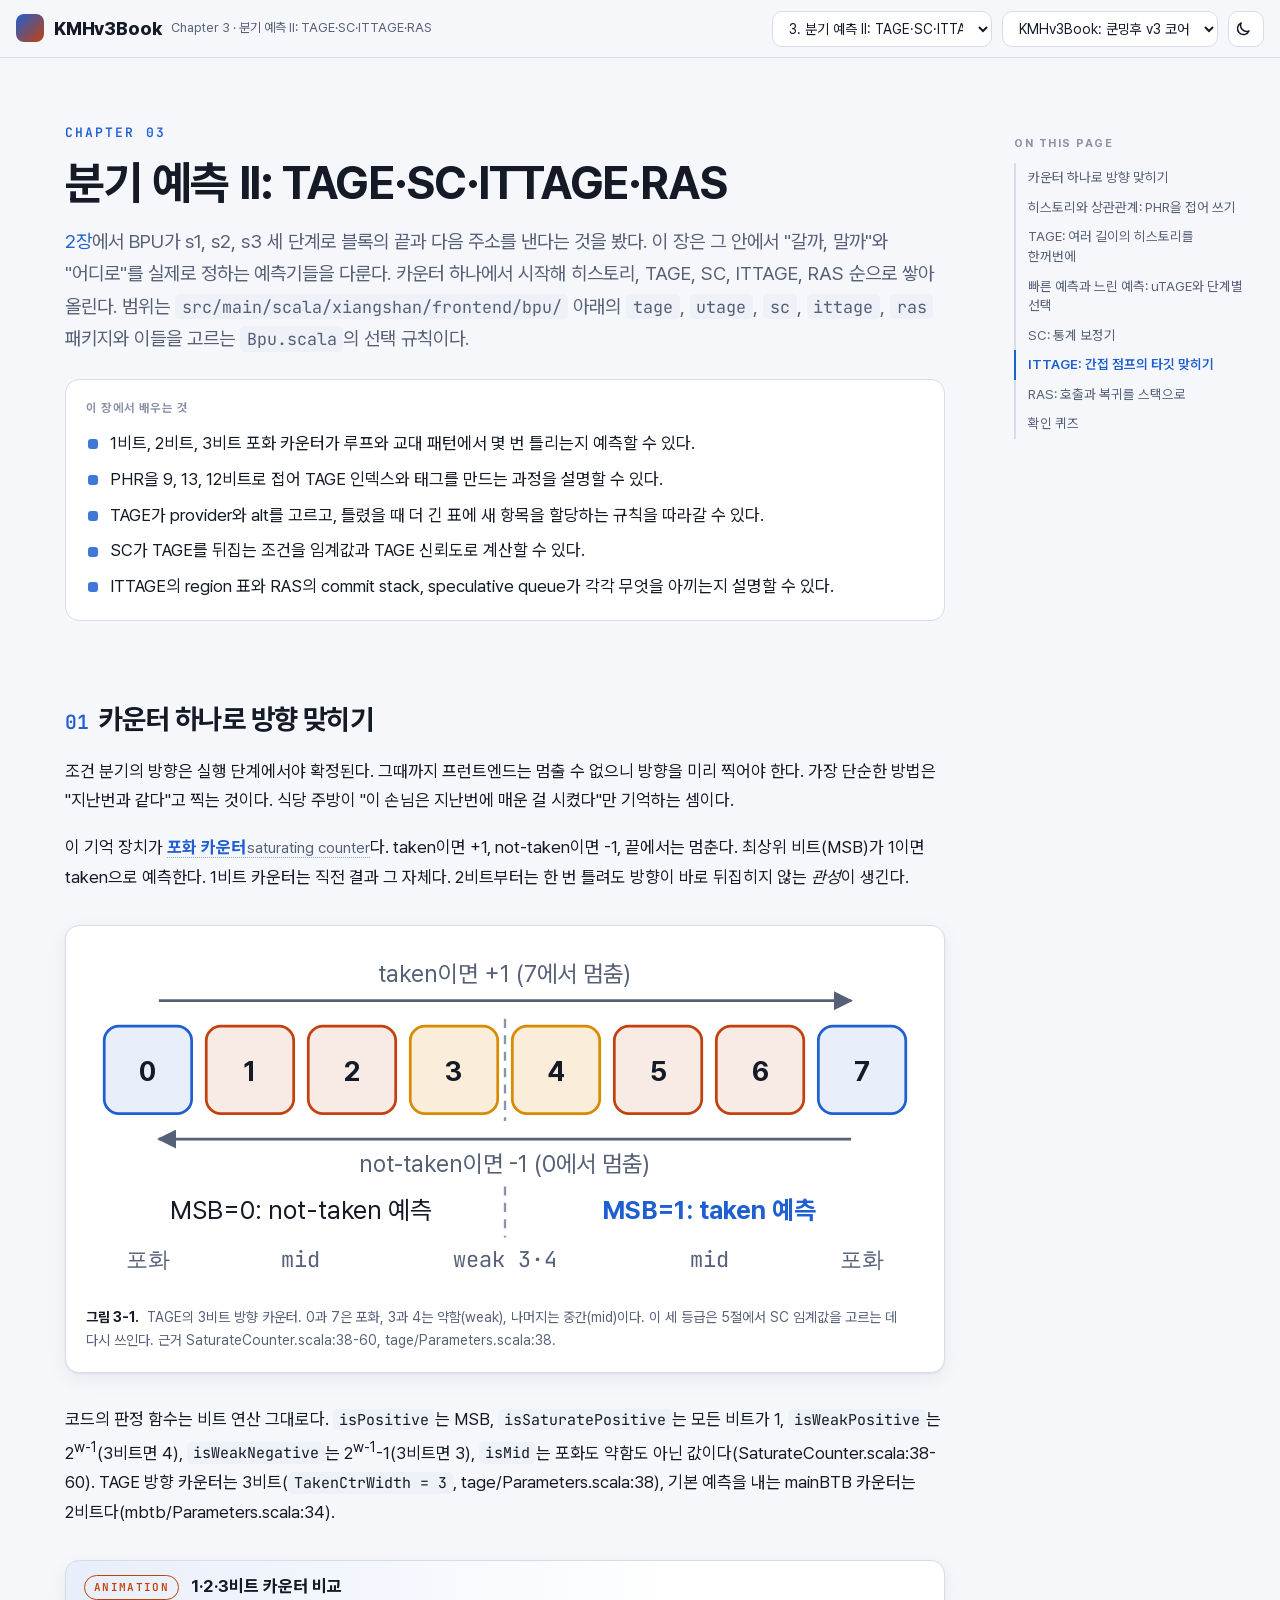
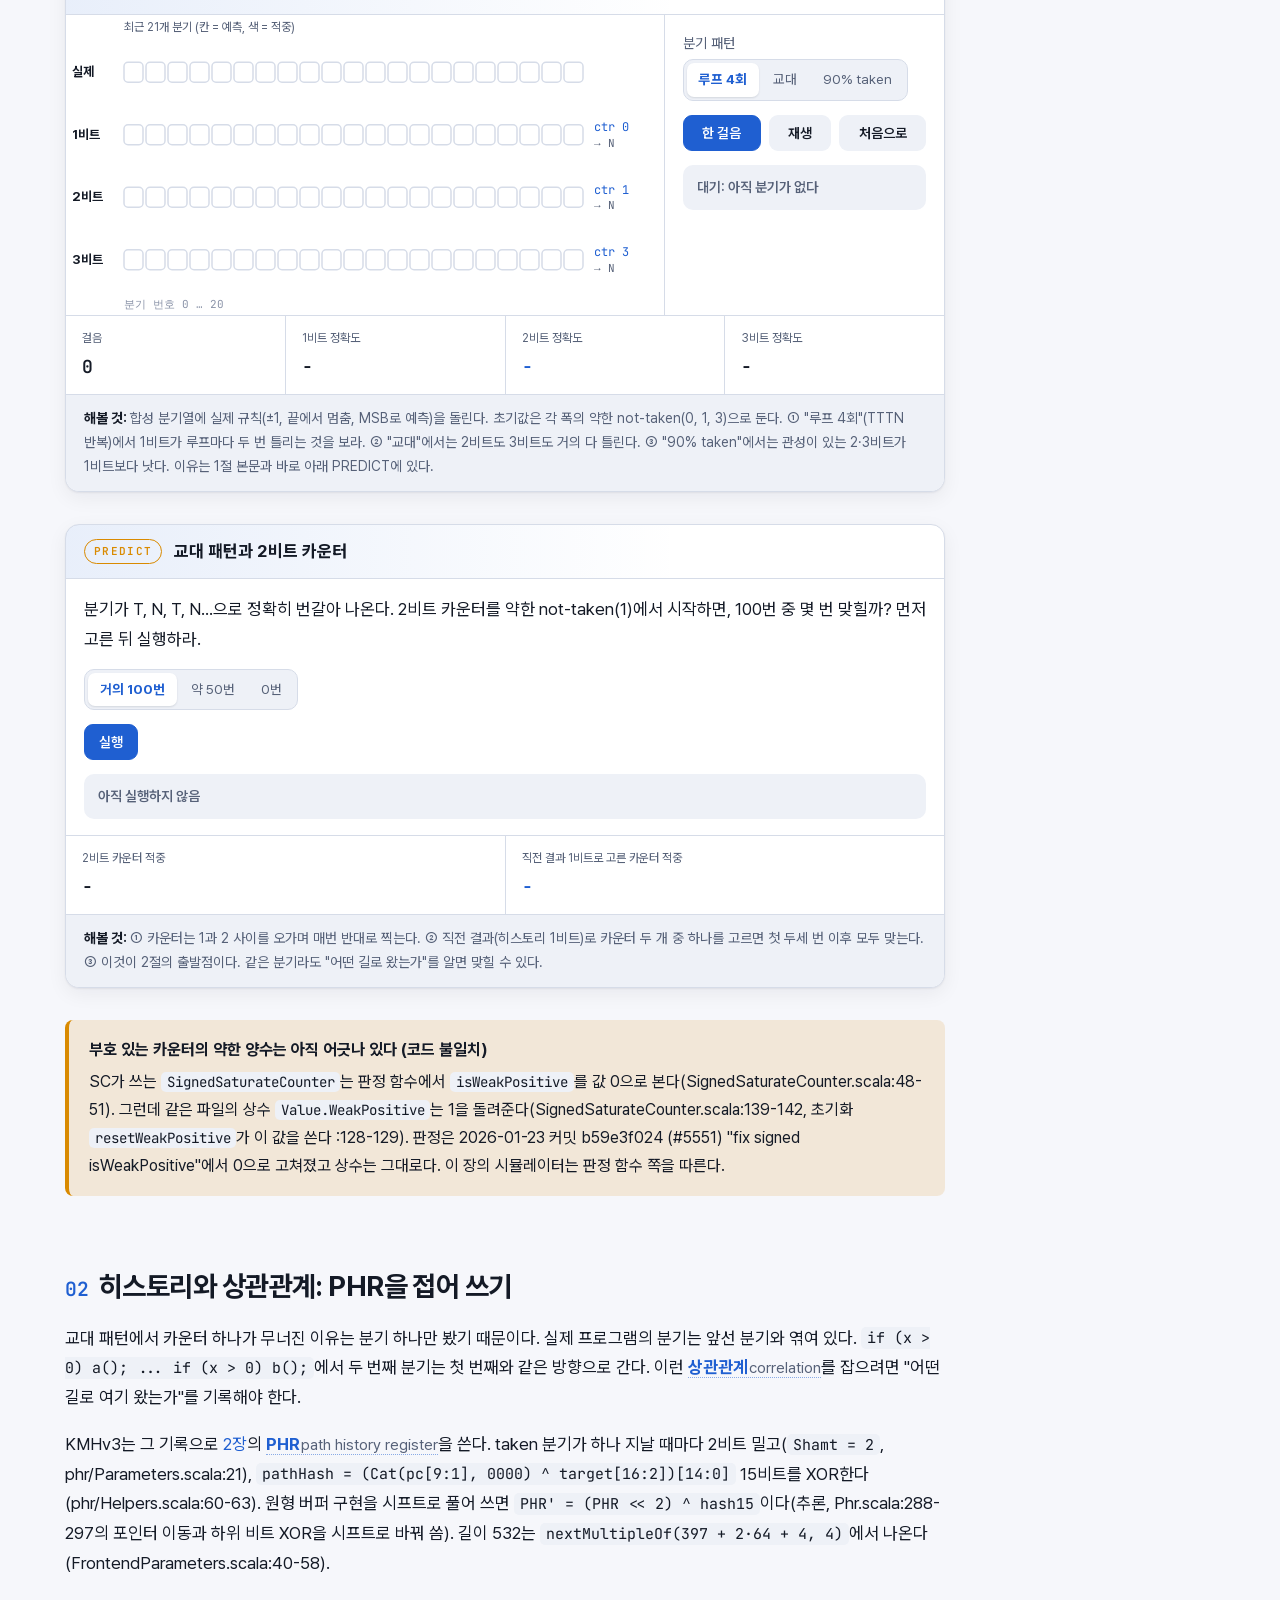
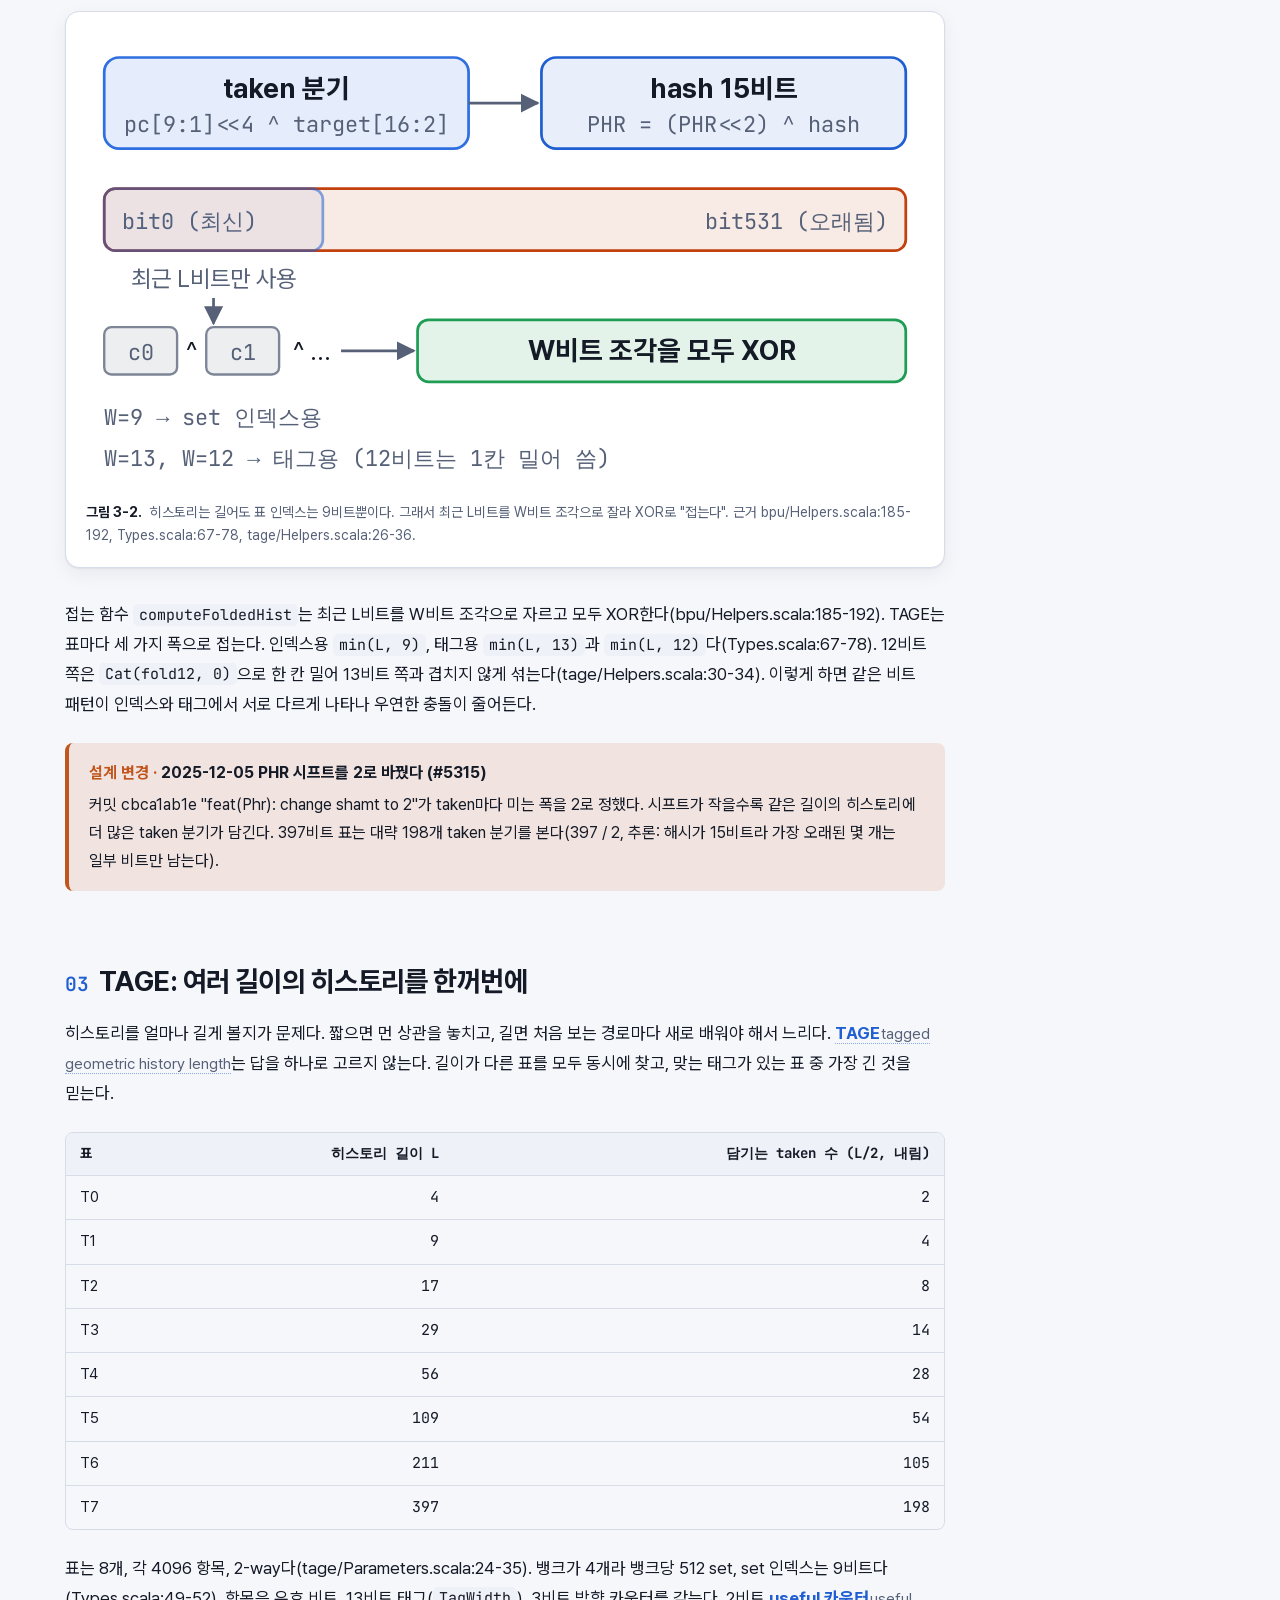
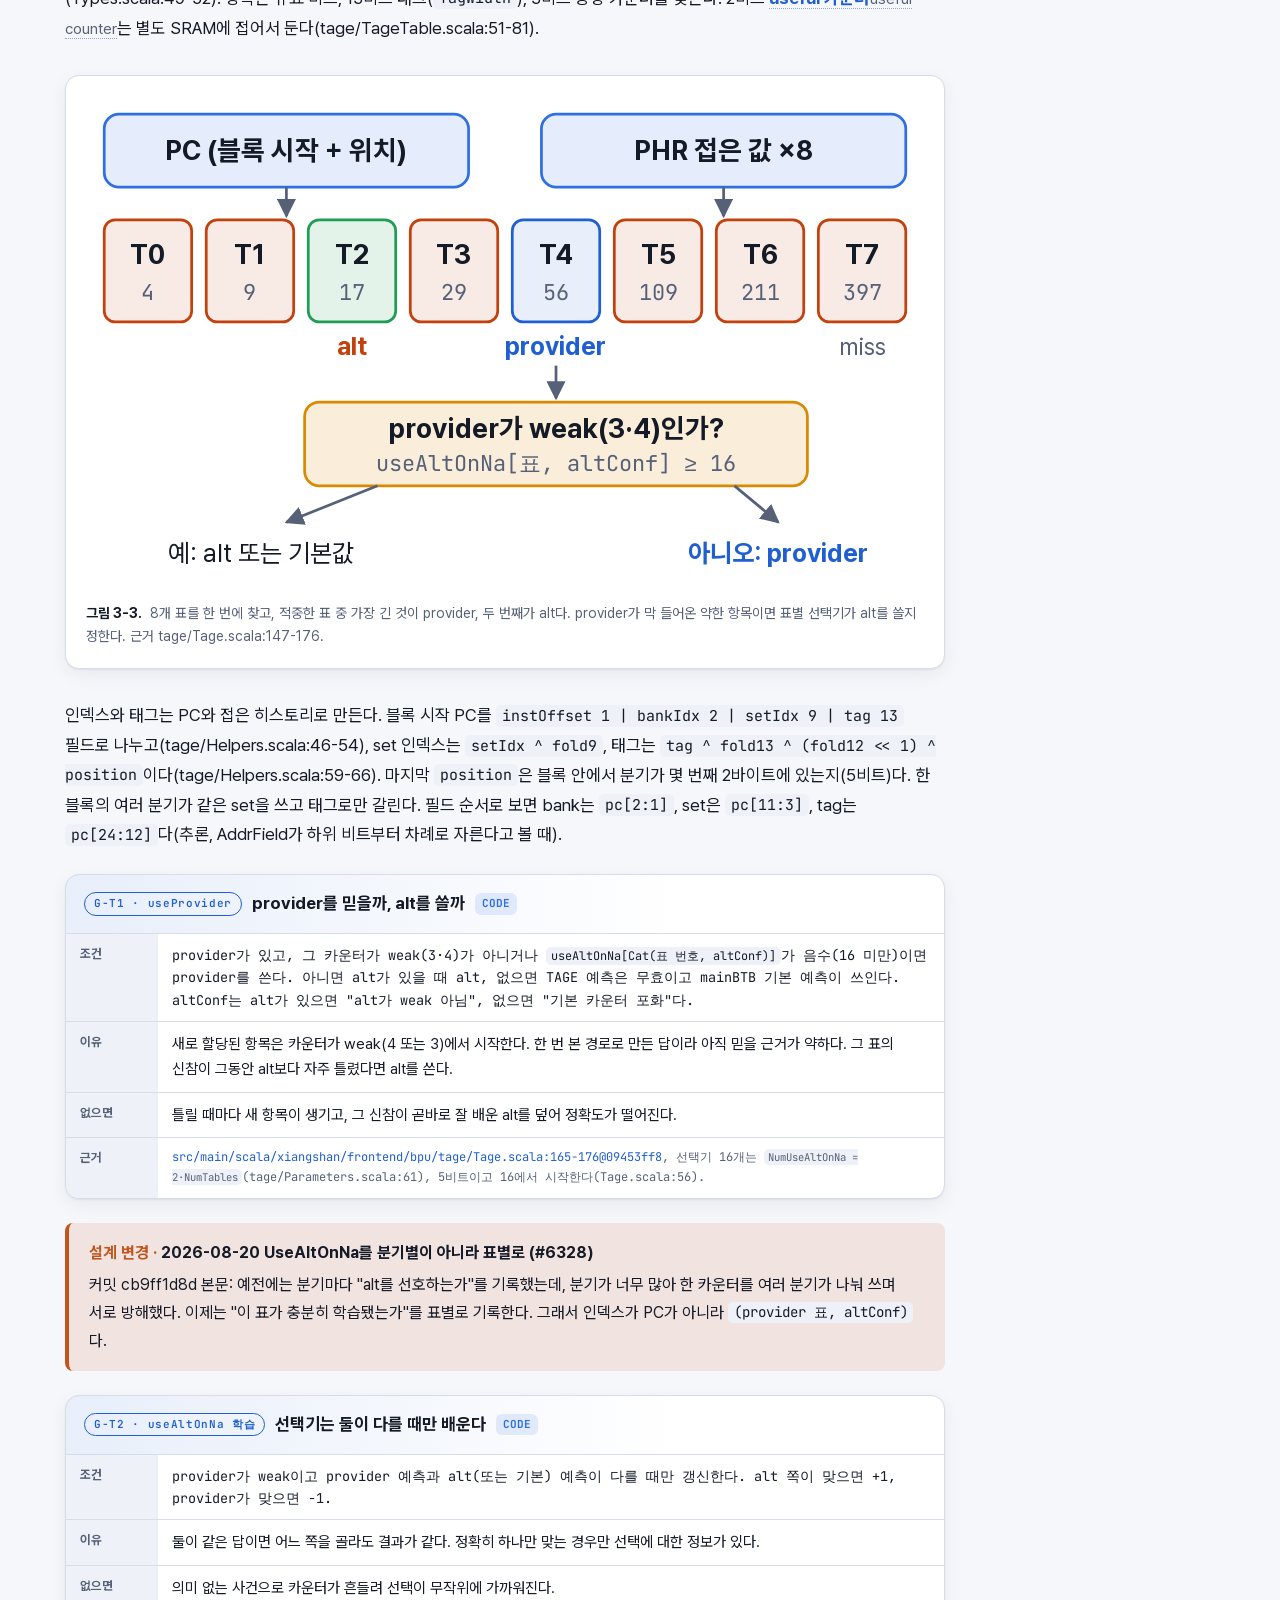
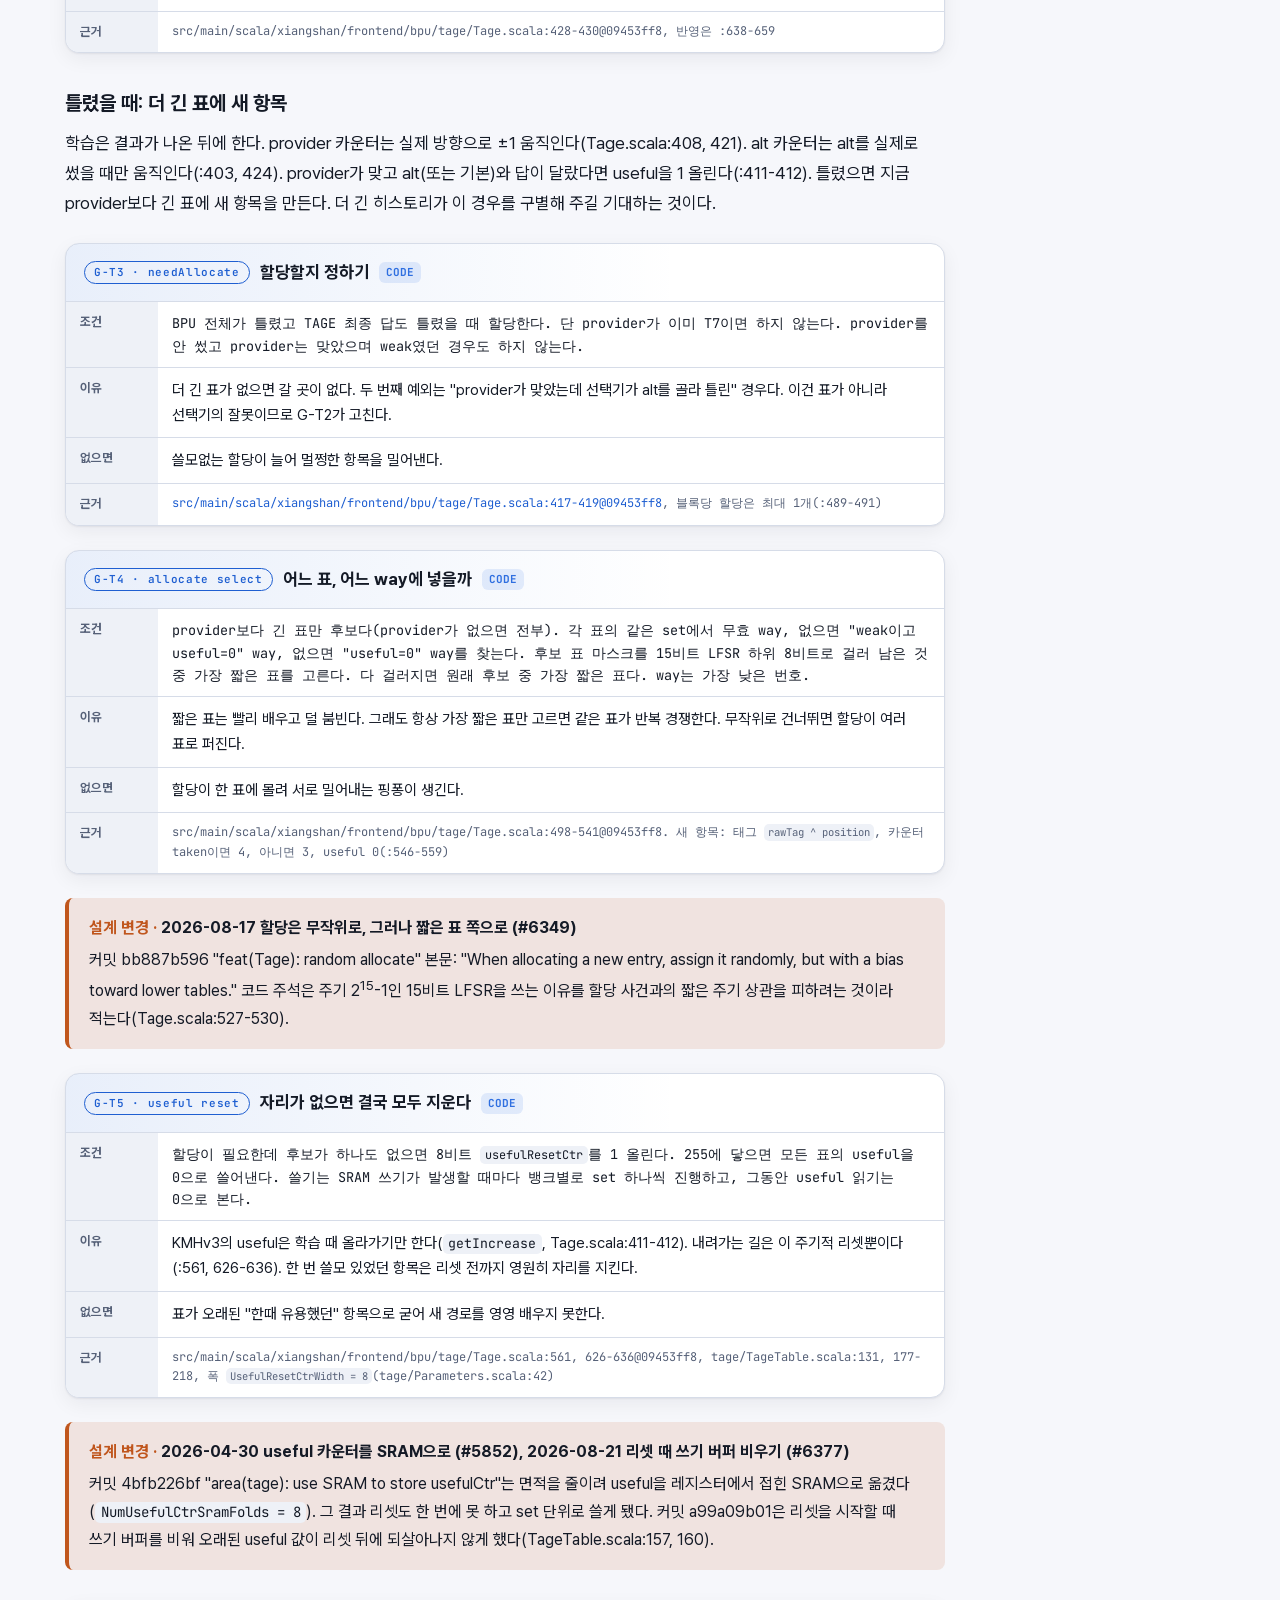
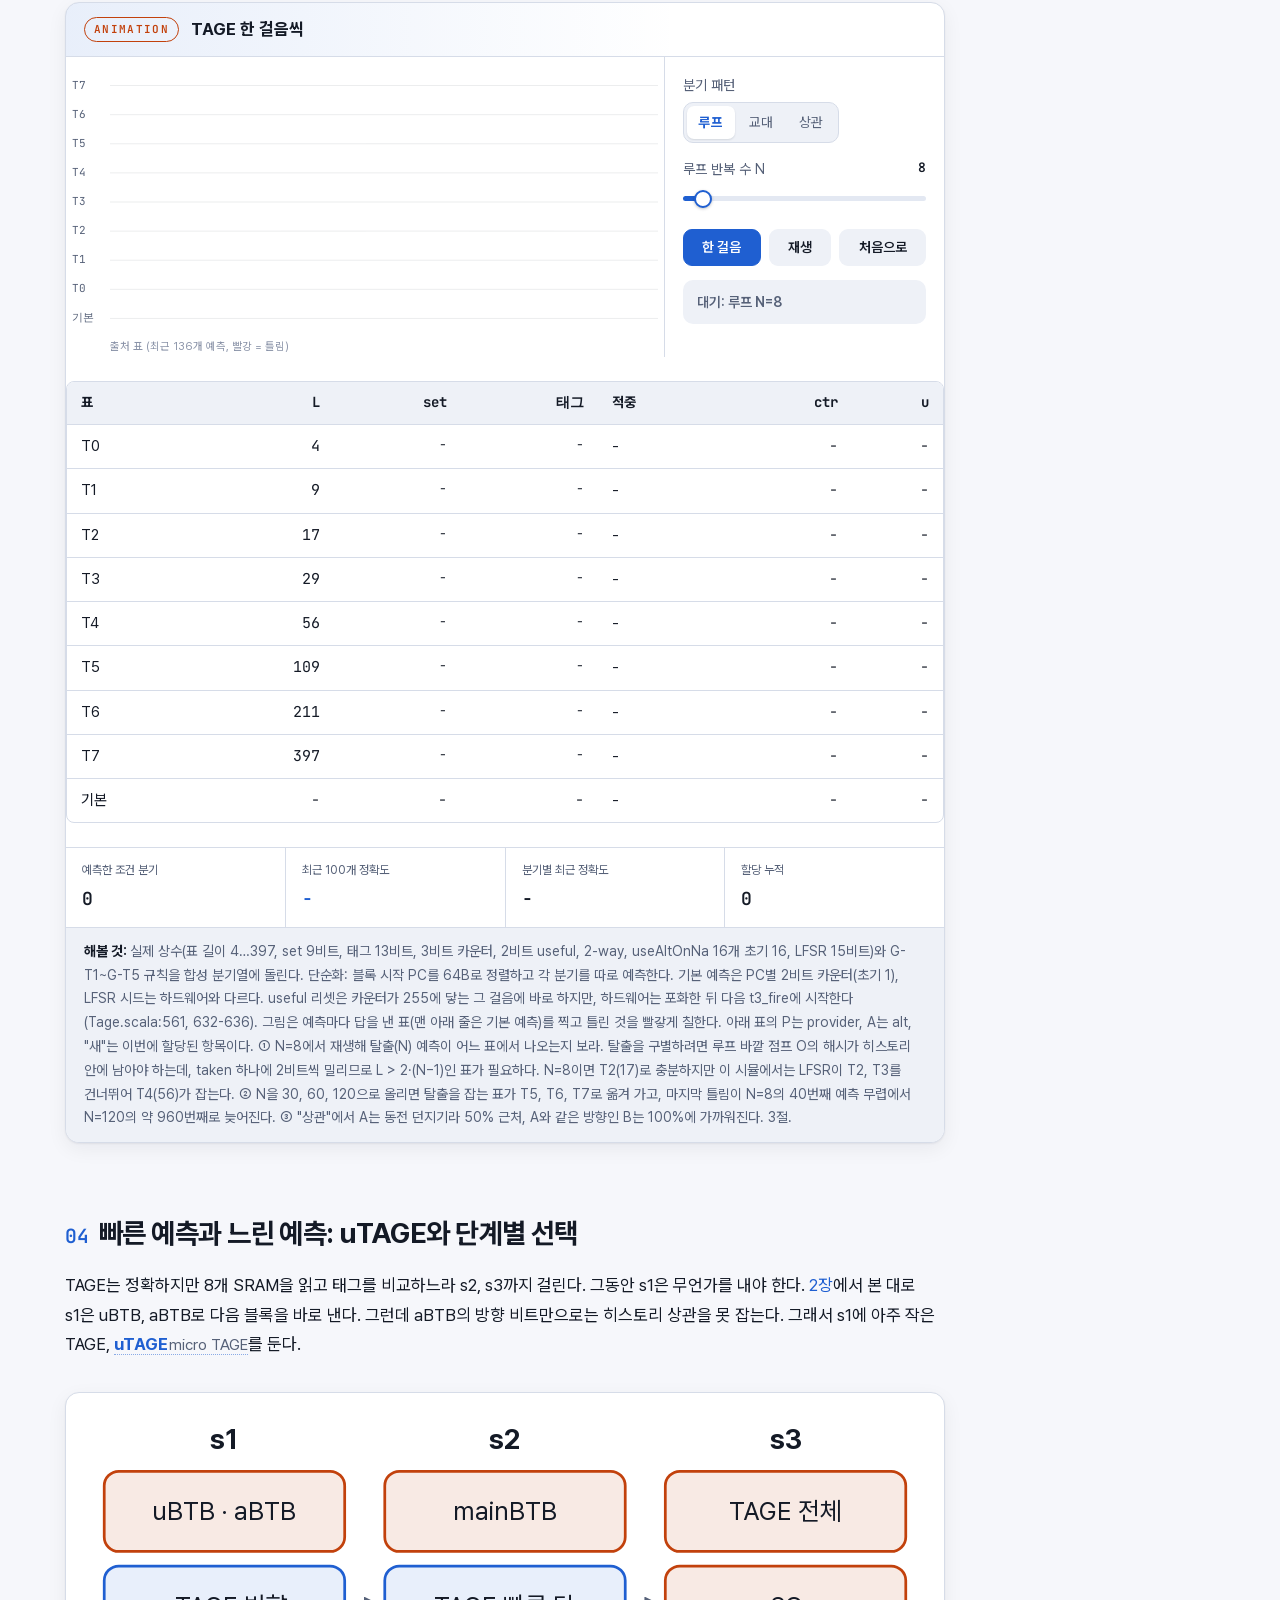
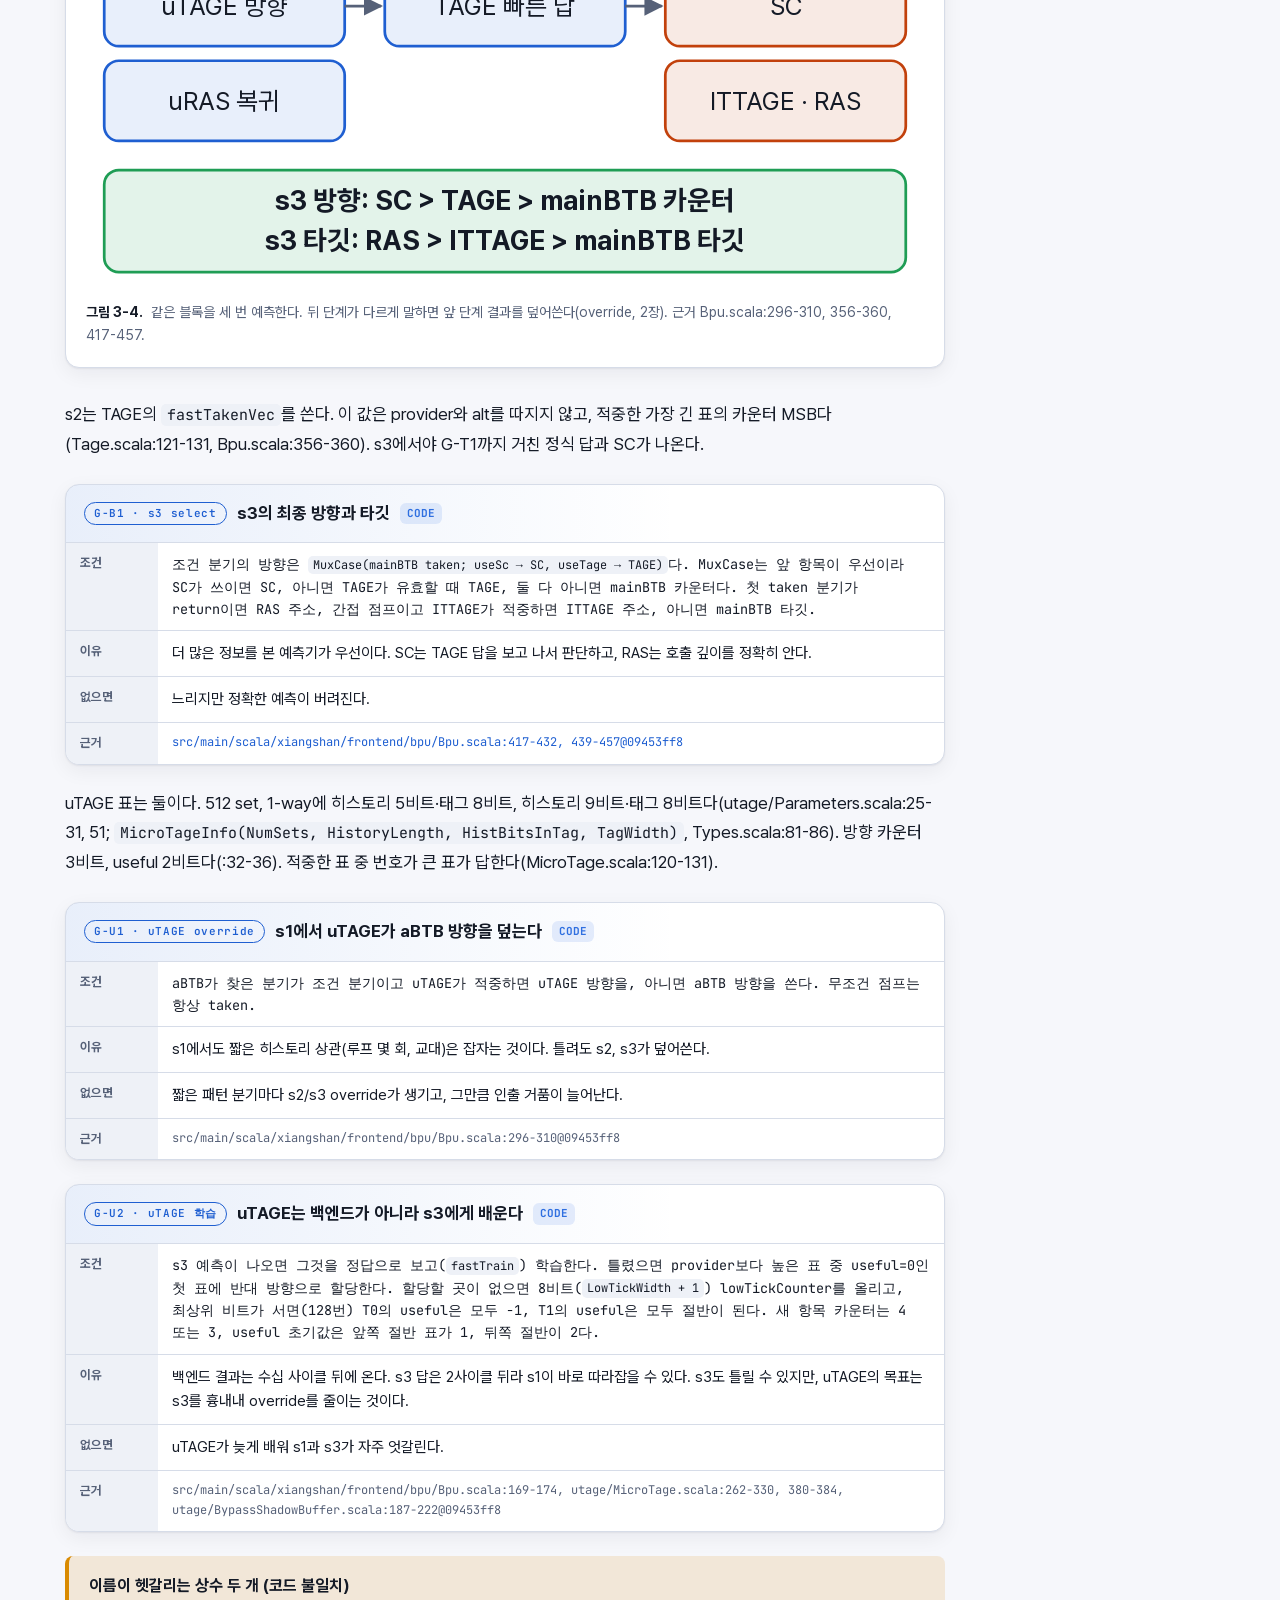
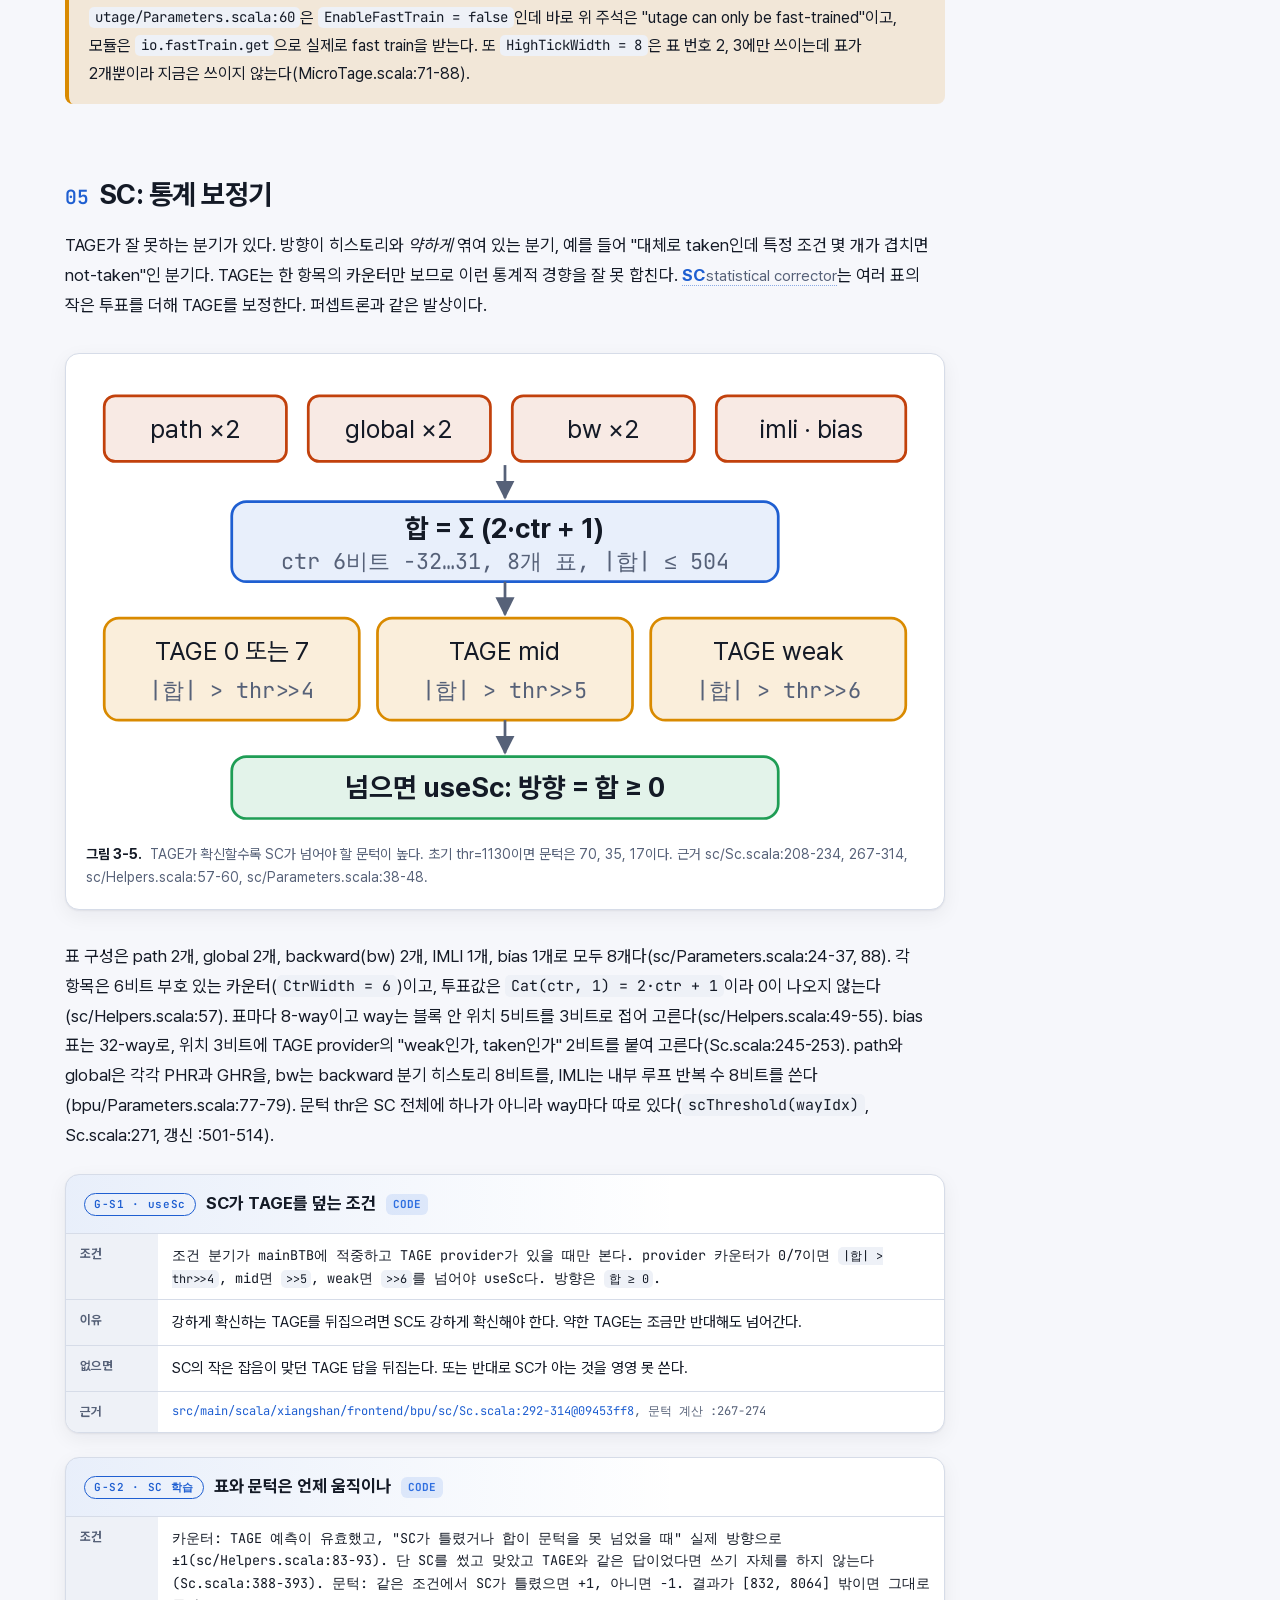
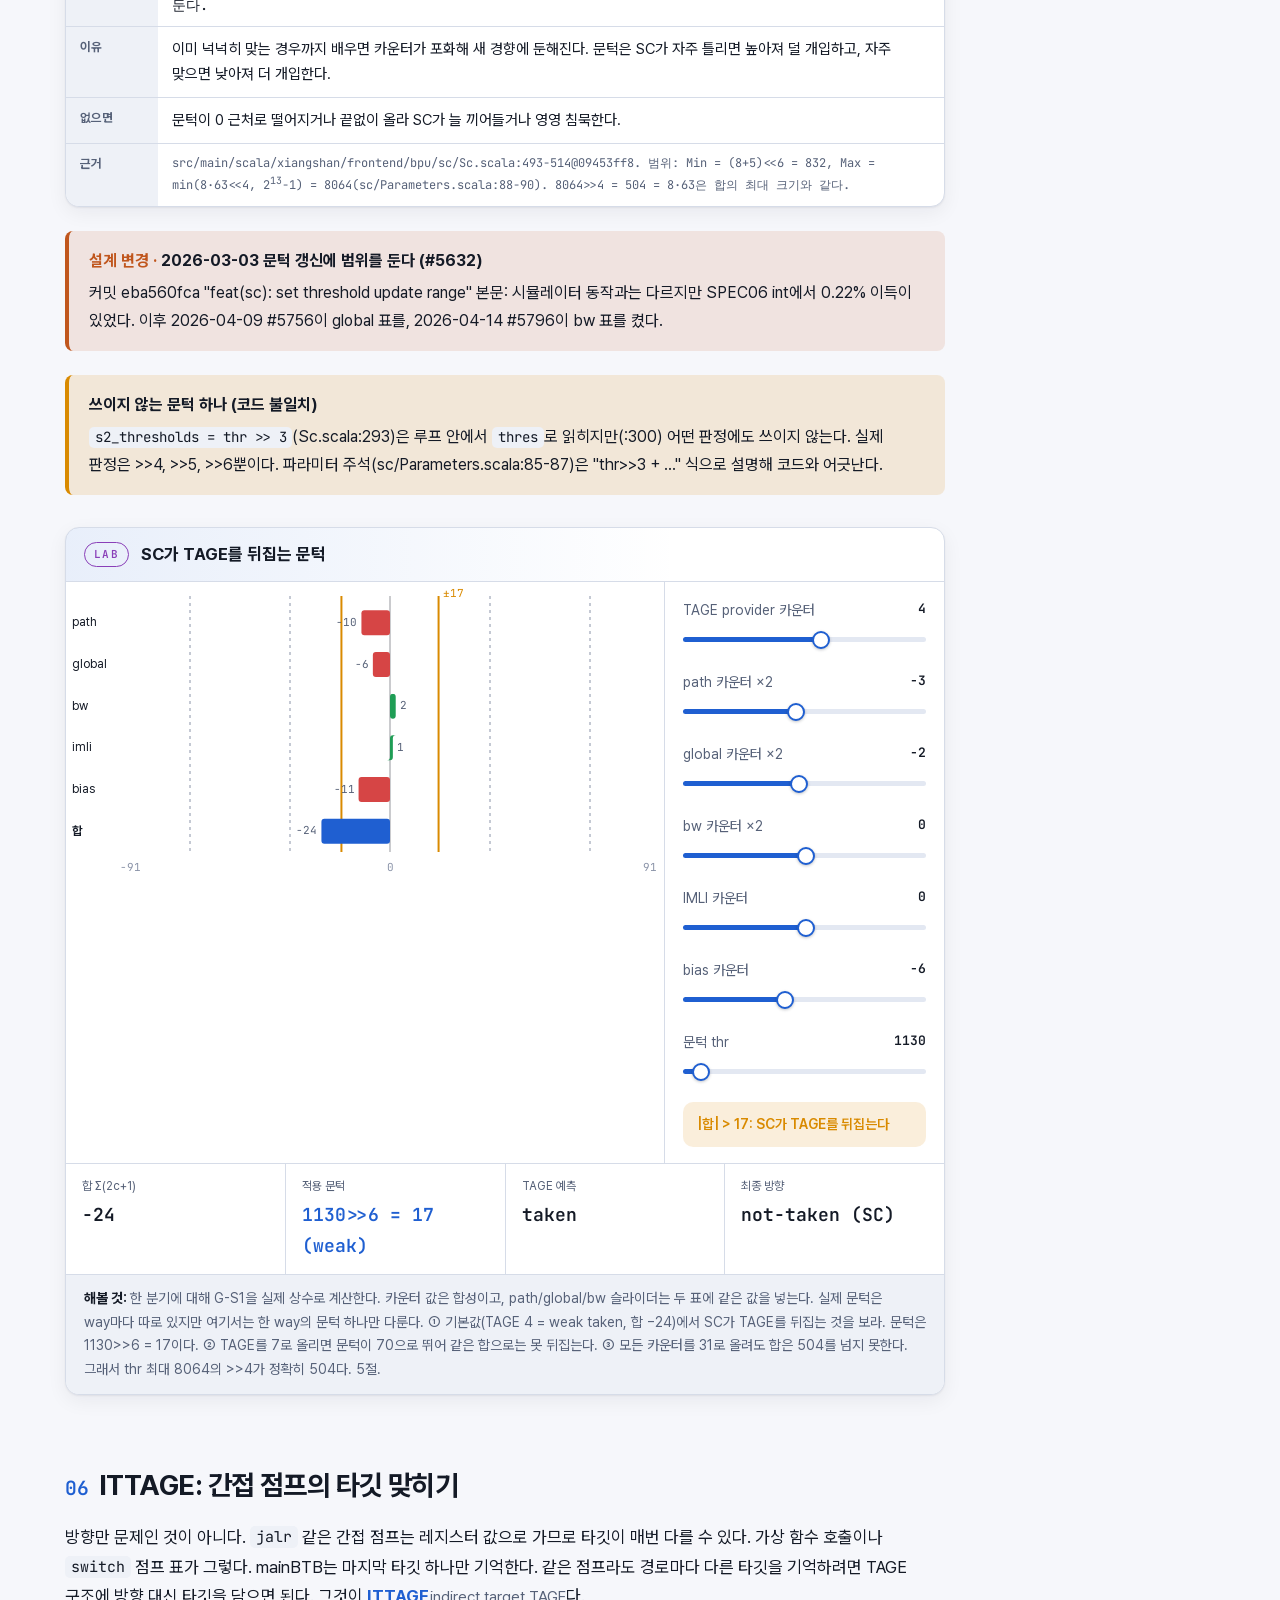
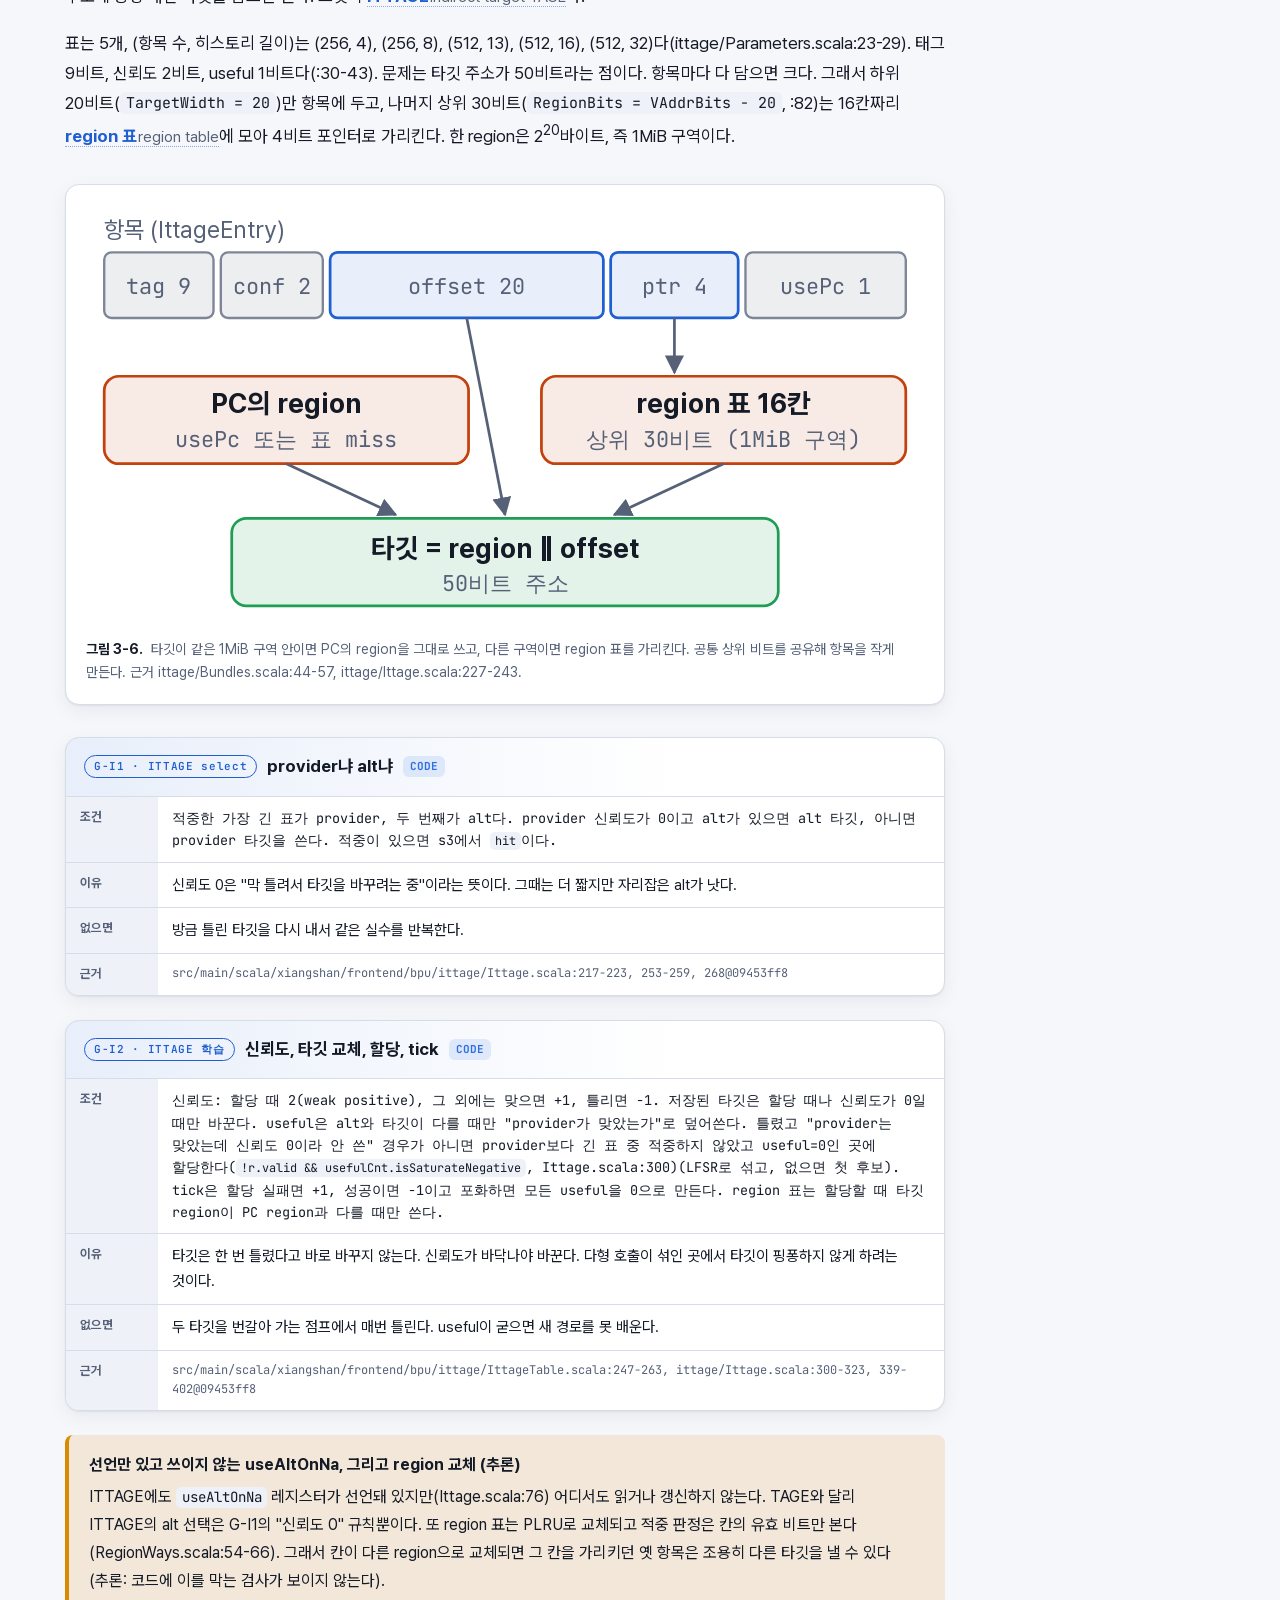
<file: ch03-predictors.html>
<!doctype html>
<html lang="ko" data-book="kmhv3">
<head>
<meta charset="utf-8">
<meta name="viewport" content="width=device-width, initial-scale=1">
<title>KMHv3Book 3장 분기 예측 II</title>
<link rel="stylesheet" href="assets/book.css">
<script src="assets/book.js"></script>
<style>
.tg-tab td, .tg-tab th { padding: 4px 6px; white-space: nowrap; }
.tg-tab tr.p td { background: var(--accent-soft); }
.tg-tab tr.a td { background: var(--accent-2-soft); }
.tg-tab tr.n td { background: var(--warn-soft); }
.ras-row { display: grid; grid-template-columns: repeat(16, minmax(0, 1fr)); gap: 2px; margin: 4px 0 10px; }
.ras-cell { font-family: var(--mono); font-size: 11px; line-height: 1.25; text-align: center; padding: 3px 0; border: 1px solid var(--border); border-radius: 4px; background: var(--surface); color: var(--text-faint); min-width: 0; overflow: hidden; }
.ras-cell.live { color: var(--text); background: var(--bg-elev); }
.ras-cell.top { background: var(--accent-soft); border-color: var(--accent); color: var(--text); font-weight: 700; }
.ras-cell.w { box-shadow: inset 0 -3px 0 var(--accent-2); }
.ras-cell.b { box-shadow: inset 0 3px 0 var(--warn); }
.ras-lab { font-size: 13px; color: var(--text-dim); }
.ras-pad { padding: 14px 16px; }
</style>
</head>
<body data-chapter="ch03">
<div class="page">
<main class="chapter">

<div class="chapter-hero">
  <div class="eyebrow">Chapter 03</div>
  <h1>분기 예측 II: TAGE·SC·ITTAGE·RAS</h1>
  <p class="lead"><a href="ch02-bpu.html">2장</a>에서 BPU가 s1, s2, s3 세 단계로 블록의 끝과 다음 주소를 낸다는 것을 봤다. 이 장은 그 안에서 "갈까, 말까"와 "어디로"를 실제로 정하는 예측기들을 다룬다. 카운터 하나에서 시작해 히스토리, TAGE, SC, ITTAGE, RAS 순으로 쌓아 올린다. 범위는 <code>src/main/scala/xiangshan/frontend/bpu/</code> 아래의 <code>tage</code>, <code>utage</code>, <code>sc</code>, <code>ittage</code>, <code>ras</code> 패키지와 이들을 고르는 <code>Bpu.scala</code>의 선택 규칙이다.</p>
  <ul class="objectives">
    <li>1비트, 2비트, 3비트 포화 카운터가 루프와 교대 패턴에서 몇 번 틀리는지 예측할 수 있다.</li>
    <li>PHR을 9, 13, 12비트로 접어 TAGE 인덱스와 태그를 만드는 과정을 설명할 수 있다.</li>
    <li>TAGE가 provider와 alt를 고르고, 틀렸을 때 더 긴 표에 새 항목을 할당하는 규칙을 따라갈 수 있다.</li>
    <li>SC가 TAGE를 뒤집는 조건을 임계값과 TAGE 신뢰도로 계산할 수 있다.</li>
    <li>ITTAGE의 region 표와 RAS의 commit stack, speculative queue가 각각 무엇을 아끼는지 설명할 수 있다.</li>
  </ul>
</div>

<section>
  <h2>카운터 하나로 방향 맞히기</h2>
  <p>조건 분기의 방향은 실행 단계에서야 확정된다. 그때까지 프런트엔드는 멈출 수 없으니 방향을 미리 찍어야 한다. 가장 단순한 방법은 "지난번과 같다"고 찍는 것이다. 식당 주방이 "이 손님은 지난번에 매운 걸 시켰다"만 기억하는 셈이다.</p>
  <p>이 기억 장치가 <span class="term" data-def="정해진 범위 안에서만 오르내리는 카운터. 끝에 닿으면 더 가지 않고 멈춘다. 예측기는 MSB를 방향으로 읽는다. 근거 SaturateCounter.scala:38-55.">포화 카운터<span class="en">saturating counter</span></span>다. taken이면 +1, not-taken이면 -1, 끝에서는 멈춘다. 최상위 비트(MSB)가 1이면 taken으로 예측한다. 1비트 카운터는 직전 결과 그 자체다. 2비트부터는 한 번 틀려도 방향이 바로 뒤집히지 않는 <em>관성</em>이 생긴다.</p>
  <figure class="diagram">
    <svg viewBox="0 0 460 190" role="img" aria-label="3비트 포화 카운터의 8개 상태">
      <defs><marker id="m31a" viewBox="0 0 10 10" refX="9" refY="5" markerWidth="7" markerHeight="7" orient="auto"><path d="M0,0 L10,5 L0,10 z" fill="var(--text-dim)"/></marker></defs>
      <text x="230" y="20" text-anchor="middle" class="lbl-dim">taken이면 +1 (7에서 멈춤)</text>
      <line class="ln" x1="40" y1="30" x2="420" y2="30" marker-end="url(#m31a)"/>
      <rect class="box-acc" x="10" y="44" width="48" height="48" rx="8"/><text x="34" y="74" text-anchor="middle" class="lbl-b">0</text>
      <rect class="box-2" x="66" y="44" width="48" height="48" rx="8"/><text x="90" y="74" text-anchor="middle" class="lbl-b">1</text>
      <rect class="box-2" x="122" y="44" width="48" height="48" rx="8"/><text x="146" y="74" text-anchor="middle" class="lbl-b">2</text>
      <rect class="box-warn" x="178" y="44" width="48" height="48" rx="8"/><text x="202" y="74" text-anchor="middle" class="lbl-b">3</text>
      <rect class="box-warn" x="234" y="44" width="48" height="48" rx="8"/><text x="258" y="74" text-anchor="middle" class="lbl-b">4</text>
      <rect class="box-2" x="290" y="44" width="48" height="48" rx="8"/><text x="314" y="74" text-anchor="middle" class="lbl-b">5</text>
      <rect class="box-2" x="346" y="44" width="48" height="48" rx="8"/><text x="370" y="74" text-anchor="middle" class="lbl-b">6</text>
      <rect class="box-acc" x="402" y="44" width="48" height="48" rx="8"/><text x="426" y="74" text-anchor="middle" class="lbl-b">7</text>
      <line class="ln" x1="420" y1="106" x2="40" y2="106" marker-end="url(#m31a)"/>
      <text x="230" y="124" text-anchor="middle" class="lbl-dim">not-taken이면 -1 (0에서 멈춤)</text>
      <line class="ln-dash" x1="230" y1="40" x2="230" y2="96"/><line class="ln-dash" x1="230" y1="132" x2="230" y2="160"/>
      <text x="118" y="150" text-anchor="middle" class="lbl">MSB=0: not-taken 예측</text>
      <text x="342" y="150" text-anchor="middle" class="lbl-acc">MSB=1: taken 예측</text>
      <text x="34" y="176" text-anchor="middle" class="lbl-mono">포화</text>
      <text x="118" y="176" text-anchor="middle" class="lbl-mono">mid</text>
      <text x="230" y="176" text-anchor="middle" class="lbl-mono">weak 3·4</text>
      <text x="342" y="176" text-anchor="middle" class="lbl-mono">mid</text>
      <text x="426" y="176" text-anchor="middle" class="lbl-mono">포화</text>
    </svg>
    <figcaption>TAGE의 3비트 방향 카운터. 0과 7은 포화, 3과 4는 약함(weak), 나머지는 중간(mid)이다. 이 세 등급은 5절에서 SC 임계값을 고르는 데 다시 쓰인다. 근거 SaturateCounter.scala:38-60, tage/Parameters.scala:38.</figcaption>
  </figure>
  <p>코드의 판정 함수는 비트 연산 그대로다. <code>isPositive</code>는 MSB, <code>isSaturatePositive</code>는 모든 비트가 1, <code>isWeakPositive</code>는 2<sup>w-1</sup>(3비트면 4), <code>isWeakNegative</code>는 2<sup>w-1</sup>-1(3비트면 3), <code>isMid</code>는 포화도 약함도 아닌 값이다(SaturateCounter.scala:38-60). TAGE 방향 카운터는 3비트(<code>TakenCtrWidth = 3</code>, tage/Parameters.scala:38), 기본 예측을 내는 mainBTB 카운터는 2비트다(mbtb/Parameters.scala:34).</p>

  <div class="sim" id="sim-cnt">
    <div class="sim-head"><span class="sim-tag anim">ANIMATION</span><h3>1·2·3비트 카운터 비교</h3></div>
    <div class="sim-body side">
      <div class="sim-view"><canvas id="cnt-cv"></canvas></div>
      <div class="sim-controls">
        <div class="ctl"><label>분기 패턴</label>
          <div class="seg" id="cnt-trace"><button class="on" data-v="loop">루프 4회</button><button data-v="alt">교대</button><button data-v="bias">90% taken</button></div></div>
        <div class="btn-row"><button class="btn primary" id="cnt-step">한 걸음</button><button class="btn" id="cnt-play">재생</button><button class="btn" id="cnt-reset">처음으로</button></div>
        <div class="verdict grey" id="cnt-verdict">대기: 아직 분기가 없다</div>
      </div>
    </div>
    <div class="sim-readout">
      <div class="stat"><span class="k">걸음</span><span class="v" id="cnt-n">0</span></div>
      <div class="stat"><span class="k">1비트 정확도</span><span class="v" id="cnt-a1">-</span></div>
      <div class="stat"><span class="k">2비트 정확도</span><span class="v acc" id="cnt-a2">-</span></div>
      <div class="stat"><span class="k">3비트 정확도</span><span class="v" id="cnt-a3">-</span></div>
    </div>
    <div class="sim-note">합성 분기열에 실제 규칙(±1, 끝에서 멈춤, MSB로 예측)을 돌린다. 초기값은 각 폭의 약한 not-taken(0, 1, 3)으로 둔다. ① "루프 4회"(TTTN 반복)에서 1비트가 루프마다 두 번 틀리는 것을 보라. ② "교대"에서는 2비트도 3비트도 거의 다 틀린다. ③ "90% taken"에서는 관성이 있는 2·3비트가 1비트보다 낫다. 이유는 1절 본문과 바로 아래 PREDICT에 있다.</div>
  </div>

  <div class="sim" id="sim-pre">
    <div class="sim-head"><span class="sim-tag predict">PREDICT</span><h3>교대 패턴과 2비트 카운터</h3></div>
    <div class="sim-body">
      <p style="margin:0">분기가 T, N, T, N...으로 정확히 번갈아 나온다. 2비트 카운터를 약한 not-taken(1)에서 시작하면, 100번 중 몇 번 맞힐까? 먼저 고른 뒤 실행하라.</p>
      <div class="seg" id="pre-choice"><button class="on">거의 100번</button><button>약 50번</button><button>0번</button></div>
      <div class="btn-row"><button class="btn primary" id="pre-run">실행</button></div>
      <div class="verdict grey" id="pre-out">아직 실행하지 않음</div>
    </div>
    <div class="sim-readout">
      <div class="stat"><span class="k">2비트 카운터 적중</span><span class="v" id="pre-c">-</span></div>
      <div class="stat"><span class="k">직전 결과 1비트로 고른 카운터 적중</span><span class="v acc" id="pre-h">-</span></div>
    </div>
    <div class="sim-note">① 카운터는 1과 2 사이를 오가며 매번 반대로 찍는다. ② 직전 결과(히스토리 1비트)로 카운터 두 개 중 하나를 고르면 첫 두세 번 이후 모두 맞는다. ③ 이것이 2절의 출발점이다. 같은 분기라도 "어떤 길로 왔는가"를 알면 맞힐 수 있다.</div>
  </div>

  <div class="callout warn"><strong>부호 있는 카운터의 약한 양수는 아직 어긋나 있다 (코드 불일치)</strong><p>SC가 쓰는 <code>SignedSaturateCounter</code>는 판정 함수에서 <code>isWeakPositive</code>를 값 0으로 본다(SignedSaturateCounter.scala:48-51). 그런데 같은 파일의 상수 <code>Value.WeakPositive</code>는 1을 돌려준다(SignedSaturateCounter.scala:139-142, 초기화 <code>resetWeakPositive</code>가 이 값을 쓴다 :128-129). 판정은 2026-01-23 커밋 b59e3f024 (#5551) "fix signed isWeakPositive"에서 0으로 고쳐졌고 상수는 그대로다. 이 장의 시뮬레이터는 판정 함수 쪽을 따른다.</p></div>
</section>

<section>
  <h2>히스토리와 상관관계: PHR을 접어 쓰기</h2>
  <p>교대 패턴에서 카운터 하나가 무너진 이유는 분기 하나만 봤기 때문이다. 실제 프로그램의 분기는 앞선 분기와 엮여 있다. <code>if (x &gt; 0) a(); ... if (x &gt; 0) b();</code>에서 두 번째 분기는 첫 번째와 같은 방향으로 간다. 이런 <span class="term" data-def="한 분기의 결과가 앞서 실행된 다른 분기들의 결과로 설명되는 성질. 히스토리를 인덱스에 섞으면 같은 PC라도 경로별로 다른 카운터를 쓸 수 있다.">상관관계<span class="en">correlation</span></span>를 잡으려면 "어떤 길로 여기 왔는가"를 기록해야 한다.</p>
  <p>KMHv3는 그 기록으로 <a href="ch02-bpu.html">2장</a>의 <span class="term" data-def="Path History Register. taken 분기마다 (PC, 타깃) 해시 15비트를 넣고 2비트씩 밀어내는 532비트 경로 기록. 근거 history/phr/Phr.scala:44-74.">PHR<span class="en">path history register</span></span>을 쓴다. taken 분기가 하나 지날 때마다 2비트 밀고(<code>Shamt = 2</code>, phr/Parameters.scala:21), <code>pathHash = (Cat(pc[9:1], 0000) ^ target[16:2])[14:0]</code> 15비트를 XOR한다(phr/Helpers.scala:60-63). 원형 버퍼 구현을 시프트로 풀어 쓰면 <code>PHR' = (PHR &lt;&lt; 2) ^ hash15</code>이다(추론, Phr.scala:288-297의 포인터 이동과 하위 비트 XOR을 시프트로 바꿔 씀). 길이 532는 <code>nextMultipleOf(397 + 2·64 + 4, 4)</code>에서 나온다(FrontendParameters.scala:40-58).</p>
  <figure class="diagram">
    <svg viewBox="0 0 460 250" role="img" aria-label="PHR 갱신과 접기">
      <defs><marker id="m32a" viewBox="0 0 10 10" refX="9" refY="5" markerWidth="7" markerHeight="7" orient="auto"><path d="M0,0 L10,5 L0,10 z" fill="var(--text-dim)"/></marker></defs>
      <rect class="box-code" x="10" y="14" width="200" height="50" rx="8"/>
      <text x="110" y="36" text-anchor="middle" class="lbl-b">taken 분기</text>
      <text x="110" y="55" text-anchor="middle" class="lbl-mono">pc[9:1]&lt;&lt;4 ^ target[16:2]</text>
      <line class="ln" x1="210" y1="39" x2="248" y2="39" marker-end="url(#m32a)"/>
      <rect class="box-acc" x="250" y="14" width="200" height="50" rx="8"/>
      <text x="350" y="36" text-anchor="middle" class="lbl-b">hash 15비트</text>
      <text x="350" y="55" text-anchor="middle" class="lbl-mono">PHR = (PHR&lt;&lt;2) ^ hash</text>
      <rect class="box-2" x="10" y="86" width="440" height="34" rx="6"/>
      <text x="20" y="108" class="lbl-mono">bit0 (최신)</text>
      <text x="440" y="108" text-anchor="end" class="lbl-mono">bit531 (오래됨)</text>
      <rect class="box-acc" x="10" y="86" width="120" height="34" rx="6" opacity="0.55"/>
      <text x="70" y="140" text-anchor="middle" class="lbl-dim">최근 L비트만 사용</text>
      <line class="ln" x1="70" y1="146" x2="70" y2="160" marker-end="url(#m32a)"/>
      <rect class="box-grey" x="10" y="162" width="40" height="26" rx="4"/><text x="30" y="180" text-anchor="middle" class="lbl-mono">c0</text>
      <text x="58" y="180" text-anchor="middle" class="lbl">^</text>
      <rect class="box-grey" x="66" y="162" width="40" height="26" rx="4"/><text x="86" y="180" text-anchor="middle" class="lbl-mono">c1</text>
      <text x="124" y="180" text-anchor="middle" class="lbl">^ ...</text>
      <line class="ln" x1="140" y1="175" x2="180" y2="175" marker-end="url(#m32a)"/>
      <rect class="box-ok" x="182" y="158" width="268" height="34" rx="6"/>
      <text x="316" y="180" text-anchor="middle" class="lbl-b">W비트 조각을 모두 XOR</text>
      <text x="10" y="216" class="lbl-mono">W=9 → set 인덱스용</text>
      <text x="10" y="238" class="lbl-mono">W=13, W=12 → 태그용 (12비트는 1칸 밀어 씀)</text>
    </svg>
    <figcaption>히스토리는 길어도 표 인덱스는 9비트뿐이다. 그래서 최근 L비트를 W비트 조각으로 잘라 XOR로 "접는다". 근거 bpu/Helpers.scala:185-192, Types.scala:67-78, tage/Helpers.scala:26-36.</figcaption>
  </figure>
  <p>접는 함수 <code>computeFoldedHist</code>는 최근 L비트를 W비트 조각으로 자르고 모두 XOR한다(bpu/Helpers.scala:185-192). TAGE는 표마다 세 가지 폭으로 접는다. 인덱스용 <code>min(L, 9)</code>, 태그용 <code>min(L, 13)</code>과 <code>min(L, 12)</code>다(Types.scala:67-78). 12비트 쪽은 <code>Cat(fold12, 0)</code>으로 한 칸 밀어 13비트 쪽과 겹치지 않게 섞는다(tage/Helpers.scala:30-34). 이렇게 하면 같은 비트 패턴이 인덱스와 태그에서 서로 다르게 나타나 우연한 충돌이 줄어든다.</p>
  <div class="callout decision"><strong>2025-12-05 PHR 시프트를 2로 바꿨다 (#5315)</strong><p>커밋 cbca1ab1e "feat(Phr): change shamt to 2"가 taken마다 미는 폭을 2로 정했다. 시프트가 작을수록 같은 길이의 히스토리에 더 많은 taken 분기가 담긴다. 397비트 표는 대략 198개 taken 분기를 본다(397 / 2, 추론: 해시가 15비트라 가장 오래된 몇 개는 일부 비트만 남는다).</p></div>
</section>

<section>
  <h2>TAGE: 여러 길이의 히스토리를 한꺼번에</h2>
  <p>히스토리를 얼마나 길게 볼지가 문제다. 짧으면 먼 상관을 놓치고, 길면 처음 보는 경로마다 새로 배워야 해서 느리다. <span class="term" data-def="TAgged GEometric history length predictor. 히스토리 길이가 기하급수로 늘어나는 태그 표 여러 개를 동시에 찾아 가장 긴 적중 표의 답을 쓴다.">TAGE<span class="en">tagged geometric history length</span></span>는 답을 하나로 고르지 않는다. 길이가 다른 표를 모두 동시에 찾고, 맞는 태그가 있는 표 중 가장 긴 것을 믿는다.</p>
  <div class="table-wrap"><table class="data">
    <tr><th>표</th><th class="num">히스토리 길이 L</th><th class="num">담기는 taken 수 (L/2, 내림)</th></tr>
    <tr><td>T0</td><td class="num">4</td><td class="num">2</td></tr><tr><td>T1</td><td class="num">9</td><td class="num">4</td></tr><tr><td>T2</td><td class="num">17</td><td class="num">8</td></tr><tr><td>T3</td><td class="num">29</td><td class="num">14</td></tr><tr><td>T4</td><td class="num">56</td><td class="num">28</td></tr><tr><td>T5</td><td class="num">109</td><td class="num">54</td></tr><tr><td>T6</td><td class="num">211</td><td class="num">105</td></tr><tr><td>T7</td><td class="num">397</td><td class="num">198</td></tr>
  </table></div>
  <p>표는 8개, 각 4096 항목, 2-way다(tage/Parameters.scala:24-35). 뱅크가 4개라 뱅크당 512 set, set 인덱스는 9비트다(Types.scala:49-52). 항목은 유효 비트, 13비트 태그(<code>TagWidth</code>), 3비트 방향 카운터를 갖는다. 2비트 <span class="term" data-def="이 항목이 기본값보다 나은 답을 냈는지 기록하는 카운터. 0이면 교체 후보가 된다. KMHv3에서는 올리기만 하고, 내리는 것은 전역 리셋뿐이다.">useful 카운터<span class="en">useful counter</span></span>는 별도 SRAM에 접어서 둔다(tage/TageTable.scala:51-81).</p>
  <figure class="diagram">
    <svg viewBox="0 0 460 270" role="img" aria-label="TAGE 예측 경로">
      <defs><marker id="m33a" viewBox="0 0 10 10" refX="9" refY="5" markerWidth="7" markerHeight="7" orient="auto"><path d="M0,0 L10,5 L0,10 z" fill="var(--text-dim)"/></marker></defs>
      <rect class="box-code" x="10" y="10" width="200" height="40" rx="8"/><text x="110" y="35" text-anchor="middle" class="lbl-b">PC (블록 시작 + 위치)</text>
      <rect class="box-code" x="250" y="10" width="200" height="40" rx="8"/><text x="350" y="35" text-anchor="middle" class="lbl-b">PHR 접은 값 ×8</text>
      <line class="ln" x1="110" y1="50" x2="110" y2="66" marker-end="url(#m33a)"/>
      <line class="ln" x1="350" y1="50" x2="350" y2="66" marker-end="url(#m33a)"/>
      <rect class="box-2" x="10" y="68" width="48" height="56" rx="6"/><text x="34" y="92" text-anchor="middle" class="lbl-b">T0</text><text x="34" y="112" text-anchor="middle" class="lbl-mono">4</text>
      <rect class="box-2" x="66" y="68" width="48" height="56" rx="6"/><text x="90" y="92" text-anchor="middle" class="lbl-b">T1</text><text x="90" y="112" text-anchor="middle" class="lbl-mono">9</text>
      <rect class="box-ok" x="122" y="68" width="48" height="56" rx="6"/><text x="146" y="92" text-anchor="middle" class="lbl-b">T2</text><text x="146" y="112" text-anchor="middle" class="lbl-mono">17</text>
      <rect class="box-2" x="178" y="68" width="48" height="56" rx="6"/><text x="202" y="92" text-anchor="middle" class="lbl-b">T3</text><text x="202" y="112" text-anchor="middle" class="lbl-mono">29</text>
      <rect class="box-acc" x="234" y="68" width="48" height="56" rx="6"/><text x="258" y="92" text-anchor="middle" class="lbl-b">T4</text><text x="258" y="112" text-anchor="middle" class="lbl-mono">56</text>
      <rect class="box-2" x="290" y="68" width="48" height="56" rx="6"/><text x="314" y="92" text-anchor="middle" class="lbl-b">T5</text><text x="314" y="112" text-anchor="middle" class="lbl-mono">109</text>
      <rect class="box-2" x="346" y="68" width="48" height="56" rx="6"/><text x="370" y="92" text-anchor="middle" class="lbl-b">T6</text><text x="370" y="112" text-anchor="middle" class="lbl-mono">211</text>
      <rect class="box-2" x="402" y="68" width="48" height="56" rx="6"/><text x="426" y="92" text-anchor="middle" class="lbl-b">T7</text><text x="426" y="112" text-anchor="middle" class="lbl-mono">397</text>
      <text x="146" y="142" text-anchor="middle" class="lbl-acc2">alt</text>
      <text x="258" y="142" text-anchor="middle" class="lbl-acc">provider</text>
      <text x="426" y="142" text-anchor="middle" class="lbl-dim">miss</text>
      <line class="ln" x1="258" y1="148" x2="258" y2="166" marker-end="url(#m33a)"/>
      <rect class="box-warn" x="120" y="168" width="276" height="46" rx="8"/>
      <text x="258" y="188" text-anchor="middle" class="lbl-b">provider가 weak(3·4)인가?</text>
      <text x="258" y="206" text-anchor="middle" class="lbl-mono">useAltOnNa[표, altConf] ≥ 16</text>
      <line class="ln" x1="160" y1="214" x2="110" y2="234" marker-end="url(#m33a)"/>
      <line class="ln" x1="356" y1="214" x2="380" y2="234" marker-end="url(#m33a)"/>
      <text x="96" y="256" text-anchor="middle" class="lbl">예: alt 또는 기본값</text>
      <text x="380" y="256" text-anchor="middle" class="lbl-acc">아니오: provider</text>
    </svg>
    <figcaption>8개 표를 한 번에 찾고, 적중한 표 중 가장 긴 것이 provider, 두 번째가 alt다. provider가 막 들어온 약한 항목이면 표별 선택기가 alt를 쓸지 정한다. 근거 tage/Tage.scala:147-176.</figcaption>
  </figure>
  <p>인덱스와 태그는 PC와 접은 히스토리로 만든다. 블록 시작 PC를 <code>instOffset 1 | bankIdx 2 | setIdx 9 | tag 13</code> 필드로 나누고(tage/Helpers.scala:46-54), set 인덱스는 <code>setIdx ^ fold9</code>, 태그는 <code>tag ^ fold13 ^ (fold12 &lt;&lt; 1) ^ position</code>이다(tage/Helpers.scala:59-66). 마지막 <code>position</code>은 블록 안에서 분기가 몇 번째 2바이트에 있는지(5비트)다. 한 블록의 여러 분기가 같은 set을 쓰고 태그로만 갈린다. 필드 순서로 보면 bank는 <code>pc[2:1]</code>, set은 <code>pc[11:3]</code>, tag는 <code>pc[24:12]</code>다(추론, AddrField가 하위 비트부터 차례로 자른다고 볼 때).</p>

  <div class="gate">
    <div class="gate-head"><span class="gate-id">G-T1 · useProvider</span><h4>provider를 믿을까, alt를 쓸까</h4><span class="actor code">CODE</span></div>
    <dl>
      <dt>조건</dt><dd class="cond">provider가 있고, 그 카운터가 weak(3·4)가 아니거나 <code>useAltOnNa[Cat(표 번호, altConf)]</code>가 음수(16 미만)이면 provider를 쓴다. 아니면 alt가 있을 때 alt, 없으면 TAGE 예측은 무효이고 mainBTB 기본 예측이 쓰인다. altConf는 alt가 있으면 "alt가 weak 아님", 없으면 "기본 카운터 포화"다.</dd>
      <dt>이유</dt><dd class="why">새로 할당된 항목은 카운터가 weak(4 또는 3)에서 시작한다. 한 번 본 경로로 만든 답이라 아직 믿을 근거가 약하다. 그 표의 신참이 그동안 alt보다 자주 틀렸다면 alt를 쓴다.</dd>
      <dt>없으면</dt><dd>틀릴 때마다 새 항목이 생기고, 그 신참이 곧바로 잘 배운 alt를 덮어 정확도가 떨어진다.</dd>
      <dt>근거</dt><dd class="src"><a href="https://github.com/OpenXiangShan/XiangShan/blob/09453ff8f44e9d2b526e6149c60e1dc3f08c7192/src/main/scala/xiangshan/frontend/bpu/tage/Tage.scala#L165" target="_blank">src/main/scala/xiangshan/frontend/bpu/tage/Tage.scala:165-176@09453ff8</a>, 선택기 16개는 <code>NumUseAltOnNa = 2·NumTables</code>(tage/Parameters.scala:61), 5비트이고 16에서 시작한다(Tage.scala:56).</dd>
    </dl>
  </div>
  <div class="callout decision"><strong>2026-08-20 UseAltOnNa를 분기별이 아니라 표별로 (#6328)</strong><p>커밋 cb9ff1d8d 본문: 예전에는 분기마다 "alt를 선호하는가"를 기록했는데, 분기가 너무 많아 한 카운터를 여러 분기가 나눠 쓰며 서로 방해했다. 이제는 "이 표가 충분히 학습됐는가"를 표별로 기록한다. 그래서 인덱스가 PC가 아니라 <code>(provider 표, altConf)</code>다.</p></div>

  <div class="gate">
    <div class="gate-head"><span class="gate-id">G-T2 · useAltOnNa 학습</span><h4>선택기는 둘이 다를 때만 배운다</h4><span class="actor code">CODE</span></div>
    <dl>
      <dt>조건</dt><dd class="cond">provider가 weak이고 provider 예측과 alt(또는 기본) 예측이 다를 때만 갱신한다. alt 쪽이 맞으면 +1, provider가 맞으면 -1.</dd>
      <dt>이유</dt><dd class="why">둘이 같은 답이면 어느 쪽을 골라도 결과가 같다. 정확히 하나만 맞는 경우만 선택에 대한 정보가 있다.</dd>
      <dt>없으면</dt><dd>의미 없는 사건으로 카운터가 흔들려 선택이 무작위에 가까워진다.</dd>
      <dt>근거</dt><dd class="src">src/main/scala/xiangshan/frontend/bpu/tage/Tage.scala:428-430@09453ff8, 반영은 :638-659</dd>
    </dl>
  </div>

  <h3>틀렸을 때: 더 긴 표에 새 항목</h3>
  <p>학습은 결과가 나온 뒤에 한다. provider 카운터는 실제 방향으로 ±1 움직인다(Tage.scala:408, 421). alt 카운터는 alt를 실제로 썼을 때만 움직인다(:403, 424). provider가 맞고 alt(또는 기본)와 답이 달랐다면 useful을 1 올린다(:411-412). 틀렸으면 지금 provider보다 긴 표에 새 항목을 만든다. 더 긴 히스토리가 이 경우를 구별해 주길 기대하는 것이다.</p>
  <div class="gate">
    <div class="gate-head"><span class="gate-id">G-T3 · needAllocate</span><h4>할당할지 정하기</h4><span class="actor code">CODE</span></div>
    <dl>
      <dt>조건</dt><dd class="cond">BPU 전체가 틀렸고 TAGE 최종 답도 틀렸을 때 할당한다. 단 provider가 이미 T7이면 하지 않는다. provider를 안 썼고 provider는 맞았으며 weak였던 경우도 하지 않는다.</dd>
      <dt>이유</dt><dd class="why">더 긴 표가 없으면 갈 곳이 없다. 두 번째 예외는 "provider가 맞았는데 선택기가 alt를 골라 틀린" 경우다. 이건 표가 아니라 선택기의 잘못이므로 G-T2가 고친다.</dd>
      <dt>없으면</dt><dd>쓸모없는 할당이 늘어 멀쩡한 항목을 밀어낸다.</dd>
      <dt>근거</dt><dd class="src"><a href="https://github.com/OpenXiangShan/XiangShan/blob/09453ff8f44e9d2b526e6149c60e1dc3f08c7192/src/main/scala/xiangshan/frontend/bpu/tage/Tage.scala#L417" target="_blank">src/main/scala/xiangshan/frontend/bpu/tage/Tage.scala:417-419@09453ff8</a>, 블록당 할당은 최대 1개(:489-491)</dd>
    </dl>
  </div>
  <div class="gate">
    <div class="gate-head"><span class="gate-id">G-T4 · allocate select</span><h4>어느 표, 어느 way에 넣을까</h4><span class="actor code">CODE</span></div>
    <dl>
      <dt>조건</dt><dd class="cond">provider보다 긴 표만 후보다(provider가 없으면 전부). 각 표의 같은 set에서 무효 way, 없으면 "weak이고 useful=0" way, 없으면 "useful=0" way를 찾는다. 후보 표 마스크를 15비트 LFSR 하위 8비트로 걸러 남은 것 중 가장 짧은 표를 고른다. 다 걸러지면 원래 후보 중 가장 짧은 표다. way는 가장 낮은 번호.</dd>
      <dt>이유</dt><dd class="why">짧은 표는 빨리 배우고 덜 붐빈다. 그래도 항상 가장 짧은 표만 고르면 같은 표가 반복 경쟁한다. 무작위로 건너뛰면 할당이 여러 표로 퍼진다.</dd>
      <dt>없으면</dt><dd>할당이 한 표에 몰려 서로 밀어내는 핑퐁이 생긴다.</dd>
      <dt>근거</dt><dd class="src">src/main/scala/xiangshan/frontend/bpu/tage/Tage.scala:498-541@09453ff8. 새 항목: 태그 <code>rawTag ^ position</code>, 카운터 taken이면 4, 아니면 3, useful 0(:546-559)</dd>
    </dl>
  </div>
  <div class="callout decision"><strong>2026-08-17 할당은 무작위로, 그러나 짧은 표 쪽으로 (#6349)</strong><p>커밋 bb887b596 "feat(Tage): random allocate" 본문: "When allocating a new entry, assign it randomly, but with a bias toward lower tables." 코드 주석은 주기 2<sup>15</sup>-1인 15비트 LFSR을 쓰는 이유를 할당 사건과의 짧은 주기 상관을 피하려는 것이라 적는다(Tage.scala:527-530).</p></div>
  <div class="gate">
    <div class="gate-head"><span class="gate-id">G-T5 · useful reset</span><h4>자리가 없으면 결국 모두 지운다</h4><span class="actor code">CODE</span></div>
    <dl>
      <dt>조건</dt><dd class="cond">할당이 필요한데 후보가 하나도 없으면 8비트 <code>usefulResetCtr</code>를 1 올린다. 255에 닿으면 모든 표의 useful을 0으로 쓸어낸다. 쓸기는 SRAM 쓰기가 발생할 때마다 뱅크별로 set 하나씩 진행하고, 그동안 useful 읽기는 0으로 본다.</dd>
      <dt>이유</dt><dd class="why">KMHv3의 useful은 학습 때 올라가기만 한다(<code>getIncrease</code>, Tage.scala:411-412). 내려가는 길은 이 주기적 리셋뿐이다(:561, 626-636). 한 번 쓸모 있었던 항목은 리셋 전까지 영원히 자리를 지킨다.</dd>
      <dt>없으면</dt><dd>표가 오래된 "한때 유용했던" 항목으로 굳어 새 경로를 영영 배우지 못한다.</dd>
      <dt>근거</dt><dd class="src">src/main/scala/xiangshan/frontend/bpu/tage/Tage.scala:561, 626-636@09453ff8, tage/TageTable.scala:131, 177-218, 폭 <code>UsefulResetCtrWidth = 8</code>(tage/Parameters.scala:42)</dd>
    </dl>
  </div>
  <div class="callout decision"><strong>2026-04-30 useful 카운터를 SRAM으로 (#5852), 2026-08-21 리셋 때 쓰기 버퍼 비우기 (#6377)</strong><p>커밋 4bfb226bf "area(tage): use SRAM to store usefulCtr"는 면적을 줄이려 useful을 레지스터에서 접힌 SRAM으로 옮겼다(<code>NumUsefulCtrSramFolds = 8</code>). 그 결과 리셋도 한 번에 못 하고 set 단위로 쓸게 됐다. 커밋 a99a09b01은 리셋을 시작할 때 쓰기 버퍼를 비워 오래된 useful 값이 리셋 뒤에 되살아나지 않게 했다(TageTable.scala:157, 160).</p></div>

  <div class="sim" id="sim-tage">
    <div class="sim-head"><span class="sim-tag anim">ANIMATION</span><h3>TAGE 한 걸음씩</h3></div>
    <div class="sim-body side">
      <div class="sim-view"><canvas id="tage-cv"></canvas></div>
      <div class="sim-controls">
        <div class="ctl"><label>분기 패턴</label>
          <div class="seg" id="tage-trace"><button class="on" data-v="loop">루프</button><button data-v="alt">교대</button><button data-v="corr">상관</button></div></div>
        <div class="ctl"><label>루프 반복 수 N <output data-for="n"></output></label>
          <input type="range" data-k="n" min="2" max="120" step="1" value="8" data-fmt="int"></div>
        <div class="btn-row"><button class="btn primary" id="tage-step">한 걸음</button><button class="btn" id="tage-play">재생</button><button class="btn" id="tage-reset">처음으로</button></div>
        <div class="verdict grey" id="tage-verdict">대기</div>
      </div>
    </div>
    <div class="table-wrap"><table class="data tg-tab" id="tage-tab"></table></div>
    <div class="sim-readout">
      <div class="stat"><span class="k">예측한 조건 분기</span><span class="v" id="tage-n">0</span></div>
      <div class="stat"><span class="k">최근 100개 정확도</span><span class="v acc" id="tage-acc">-</span></div>
      <div class="stat"><span class="k">분기별 최근 정확도</span><span class="v" id="tage-per">-</span></div>
      <div class="stat"><span class="k">할당 누적</span><span class="v" id="tage-alloc">0</span></div>
    </div>
    <div class="sim-note">실제 상수(표 길이 4…397, set 9비트, 태그 13비트, 3비트 카운터, 2비트 useful, 2-way, useAltOnNa 16개 초기 16, LFSR 15비트)와 G-T1~G-T5 규칙을 합성 분기열에 돌린다. 단순화: 블록 시작 PC를 64B로 정렬하고 각 분기를 따로 예측한다. 기본 예측은 PC별 2비트 카운터(초기 1), LFSR 시드는 하드웨어와 다르다. useful 리셋은 카운터가 255에 닿는 그 걸음에 바로 하지만, 하드웨어는 포화한 뒤 다음 t3_fire에 시작한다(Tage.scala:561, 632-636). 그림은 예측마다 답을 낸 표(맨 아래 줄은 기본 예측)를 찍고 틀린 것을 빨갛게 칠한다. 아래 표의 P는 provider, A는 alt, "새"는 이번에 할당된 항목이다. ① N=8에서 재생해 탈출(N) 예측이 어느 표에서 나오는지 보라. 탈출을 구별하려면 루프 바깥 점프 O의 해시가 히스토리 안에 남아야 하는데, taken 하나에 2비트씩 밀리므로 L &gt; 2·(N−1)인 표가 필요하다. N=8이면 T2(17)로 충분하지만 이 시뮬에서는 LFSR이 T2, T3를 건너뛰어 T4(56)가 잡는다. ② N을 30, 60, 120으로 올리면 탈출을 잡는 표가 T5, T6, T7로 옮겨 가고, 마지막 틀림이 N=8의 40번째 예측 무렵에서 N=120의 약 960번째로 늦어진다. ③ "상관"에서 A는 동전 던지기라 50% 근처, A와 같은 방향인 B는 100%에 가까워진다. 3절.</div>
  </div>
</section>

<section>
  <h2>빠른 예측과 느린 예측: uTAGE와 단계별 선택</h2>
  <p>TAGE는 정확하지만 8개 SRAM을 읽고 태그를 비교하느라 s2, s3까지 걸린다. 그동안 s1은 무언가를 내야 한다. <a href="ch02-bpu.html">2장</a>에서 본 대로 s1은 uBTB, aBTB로 다음 블록을 바로 낸다. 그런데 aBTB의 방향 비트만으로는 히스토리 상관을 못 잡는다. 그래서 s1에 아주 작은 TAGE, <span class="term" data-def="MicroTage. s1에서 쓰는 작은 TAGE. 512 set, 1-way 표 2개(히스토리 5, 9). aBTB가 찾은 조건 분기의 방향을 덮어쓴다. 근거 utage/Parameters.scala:25-51.">uTAGE<span class="en">micro TAGE</span></span>를 둔다.</p>
  <figure class="diagram">
    <svg viewBox="0 0 460 260" role="img" aria-label="s1 s2 s3에서 방향과 타깃을 정하는 예측기">
      <defs><marker id="m34a" viewBox="0 0 10 10" refX="9" refY="5" markerWidth="7" markerHeight="7" orient="auto"><path d="M0,0 L10,5 L0,10 z" fill="var(--text-dim)"/></marker></defs>
      <text x="76" y="20" text-anchor="middle" class="lbl-b">s1</text><text x="230" y="20" text-anchor="middle" class="lbl-b">s2</text><text x="384" y="20" text-anchor="middle" class="lbl-b">s3</text>
      <rect class="box-2" x="10" y="32" width="132" height="44" rx="8"/><text x="76" y="59" text-anchor="middle" class="lbl">uBTB · aBTB</text>
      <rect class="box-acc" x="10" y="84" width="132" height="44" rx="8"/><text x="76" y="111" text-anchor="middle" class="lbl">uTAGE 방향</text>
      <rect class="box-acc" x="10" y="136" width="132" height="44" rx="8"/><text x="76" y="163" text-anchor="middle" class="lbl">uRAS 복귀</text>
      <rect class="box-2" x="164" y="32" width="132" height="44" rx="8"/><text x="230" y="59" text-anchor="middle" class="lbl">mainBTB</text>
      <rect class="box-acc" x="164" y="84" width="132" height="44" rx="8"/><text x="230" y="111" text-anchor="middle" class="lbl">TAGE 빠른 답</text>
      <rect class="box-2" x="318" y="32" width="132" height="44" rx="8"/><text x="384" y="59" text-anchor="middle" class="lbl">TAGE 전체</text>
      <rect class="box-2" x="318" y="84" width="132" height="44" rx="8"/><text x="384" y="111" text-anchor="middle" class="lbl">SC</text>
      <rect class="box-2" x="318" y="136" width="132" height="44" rx="8"/><text x="384" y="163" text-anchor="middle" class="lbl">ITTAGE · RAS</text>
      <line class="ln" x1="142" y1="106" x2="162" y2="106" marker-end="url(#m34a)"/>
      <line class="ln" x1="296" y1="106" x2="316" y2="106" marker-end="url(#m34a)"/>
      <rect class="box-ok" x="10" y="196" width="440" height="56" rx="8"/>
      <text x="230" y="218" text-anchor="middle" class="lbl-b">s3 방향: SC &gt; TAGE &gt; mainBTB 카운터</text>
      <text x="230" y="240" text-anchor="middle" class="lbl-b">s3 타깃: RAS &gt; ITTAGE &gt; mainBTB 타깃</text>
    </svg>
    <figcaption>같은 블록을 세 번 예측한다. 뒤 단계가 다르게 말하면 앞 단계 결과를 덮어쓴다(override, 2장). 근거 Bpu.scala:296-310, 356-360, 417-457.</figcaption>
  </figure>
  <p>s2는 TAGE의 <code>fastTakenVec</code>를 쓴다. 이 값은 provider와 alt를 따지지 않고, 적중한 가장 긴 표의 카운터 MSB다(Tage.scala:121-131, Bpu.scala:356-360). s3에서야 G-T1까지 거친 정식 답과 SC가 나온다.</p>
  <div class="gate">
    <div class="gate-head"><span class="gate-id">G-B1 · s3 select</span><h4>s3의 최종 방향과 타깃</h4><span class="actor code">CODE</span></div>
    <dl>
      <dt>조건</dt><dd class="cond">조건 분기의 방향은 <code>MuxCase(mainBTB taken; useSc → SC, useTage → TAGE)</code>다. MuxCase는 앞 항목이 우선이라 SC가 쓰이면 SC, 아니면 TAGE가 유효할 때 TAGE, 둘 다 아니면 mainBTB 카운터다. 첫 taken 분기가 return이면 RAS 주소, 간접 점프이고 ITTAGE가 적중하면 ITTAGE 주소, 아니면 mainBTB 타깃.</dd>
      <dt>이유</dt><dd class="why">더 많은 정보를 본 예측기가 우선이다. SC는 TAGE 답을 보고 나서 판단하고, RAS는 호출 깊이를 정확히 안다.</dd>
      <dt>없으면</dt><dd>느리지만 정확한 예측이 버려진다.</dd>
      <dt>근거</dt><dd class="src"><a href="https://github.com/OpenXiangShan/XiangShan/blob/09453ff8f44e9d2b526e6149c60e1dc3f08c7192/src/main/scala/xiangshan/frontend/bpu/Bpu.scala#L417" target="_blank">src/main/scala/xiangshan/frontend/bpu/Bpu.scala:417-432, 439-457@09453ff8</a></dd>
    </dl>
  </div>
  <p>uTAGE 표는 둘이다. 512 set, 1-way에 히스토리 5비트·태그 8비트, 히스토리 9비트·태그 8비트다(utage/Parameters.scala:25-31, 51; <code>MicroTageInfo(NumSets, HistoryLength, HistBitsInTag, TagWidth)</code>, Types.scala:81-86). 방향 카운터 3비트, useful 2비트다(:32-36). 적중한 표 중 번호가 큰 표가 답한다(MicroTage.scala:120-131).</p>
  <div class="gate">
    <div class="gate-head"><span class="gate-id">G-U1 · uTAGE override</span><h4>s1에서 uTAGE가 aBTB 방향을 덮는다</h4><span class="actor code">CODE</span></div>
    <dl>
      <dt>조건</dt><dd class="cond">aBTB가 찾은 분기가 조건 분기이고 uTAGE가 적중하면 uTAGE 방향을, 아니면 aBTB 방향을 쓴다. 무조건 점프는 항상 taken.</dd>
      <dt>이유</dt><dd class="why">s1에서도 짧은 히스토리 상관(루프 몇 회, 교대)은 잡자는 것이다. 틀려도 s2, s3가 덮어쓴다.</dd>
      <dt>없으면</dt><dd>짧은 패턴 분기마다 s2/s3 override가 생기고, 그만큼 인출 거품이 늘어난다.</dd>
      <dt>근거</dt><dd class="src">src/main/scala/xiangshan/frontend/bpu/Bpu.scala:296-310@09453ff8</dd>
    </dl>
  </div>
  <div class="gate">
    <div class="gate-head"><span class="gate-id">G-U2 · uTAGE 학습</span><h4>uTAGE는 백엔드가 아니라 s3에게 배운다</h4><span class="actor code">CODE</span></div>
    <dl>
      <dt>조건</dt><dd class="cond">s3 예측이 나오면 그것을 정답으로 보고(<code>fastTrain</code>) 학습한다. 틀렸으면 provider보다 높은 표 중 useful=0인 첫 표에 반대 방향으로 할당한다. 할당할 곳이 없으면 8비트(<code>LowTickWidth + 1</code>) lowTickCounter를 올리고, 최상위 비트가 서면(128번) T0의 useful은 모두 -1, T1의 useful은 모두 절반이 된다. 새 항목 카운터는 4 또는 3, useful 초기값은 앞쪽 절반 표가 1, 뒤쪽 절반이 2다.</dd>
      <dt>이유</dt><dd class="why">백엔드 결과는 수십 사이클 뒤에 온다. s3 답은 2사이클 뒤라 s1이 바로 따라잡을 수 있다. s3도 틀릴 수 있지만, uTAGE의 목표는 s3를 흉내내 override를 줄이는 것이다.</dd>
      <dt>없으면</dt><dd>uTAGE가 늦게 배워 s1과 s3가 자주 엇갈린다.</dd>
      <dt>근거</dt><dd class="src">src/main/scala/xiangshan/frontend/bpu/Bpu.scala:169-174, utage/MicroTage.scala:262-330, 380-384, utage/BypassShadowBuffer.scala:187-222@09453ff8</dd>
    </dl>
  </div>
  <div class="callout warn"><strong>이름이 헷갈리는 상수 두 개 (코드 불일치)</strong><p><code>utage/Parameters.scala:60</code>은 <code>EnableFastTrain = false</code>인데 바로 위 주석은 "utage can only be fast-trained"이고, 모듈은 <code>io.fastTrain.get</code>으로 실제로 fast train을 받는다. 또 <code>HighTickWidth = 8</code>은 표 번호 2, 3에만 쓰이는데 표가 2개뿐이라 지금은 쓰이지 않는다(MicroTage.scala:71-88).</p></div>
</section>

<section>
  <h2>SC: 통계 보정기</h2>
  <p>TAGE가 잘 못하는 분기가 있다. 방향이 히스토리와 <em>약하게</em> 엮여 있는 분기, 예를 들어 "대체로 taken인데 특정 조건 몇 개가 겹치면 not-taken"인 분기다. TAGE는 한 항목의 카운터만 보므로 이런 통계적 경향을 잘 못 합친다. <span class="term" data-def="Statistical Corrector. 여러 작은 표의 부호 있는 카운터를 더해 합의 부호로 방향을, 합의 크기로 신뢰도를 정한다. 합이 TAGE 신뢰도에 맞는 임계값을 넘을 때만 TAGE를 덮는다.">SC<span class="en">statistical corrector</span></span>는 여러 표의 작은 투표를 더해 TAGE를 보정한다. 퍼셉트론과 같은 발상이다.</p>
  <figure class="diagram">
    <svg viewBox="0 0 460 250" role="img" aria-label="SC 합산과 임계값 비교">
      <defs><marker id="m35a" viewBox="0 0 10 10" refX="9" refY="5" markerWidth="7" markerHeight="7" orient="auto"><path d="M0,0 L10,5 L0,10 z" fill="var(--text-dim)"/></marker></defs>
      <rect class="box-2" x="10" y="12" width="100" height="36" rx="6"/><text x="60" y="35" text-anchor="middle" class="lbl">path ×2</text>
      <rect class="box-2" x="122" y="12" width="100" height="36" rx="6"/><text x="172" y="35" text-anchor="middle" class="lbl">global ×2</text>
      <rect class="box-2" x="234" y="12" width="100" height="36" rx="6"/><text x="284" y="35" text-anchor="middle" class="lbl">bw ×2</text>
      <rect class="box-2" x="346" y="12" width="104" height="36" rx="6"/><text x="398" y="35" text-anchor="middle" class="lbl">imli · bias</text>
      <line class="ln" x1="230" y1="50" x2="230" y2="68" marker-end="url(#m35a)"/>
      <rect class="box-acc" x="80" y="70" width="300" height="44" rx="8"/>
      <text x="230" y="90" text-anchor="middle" class="lbl-b">합 = Σ (2·ctr + 1)</text>
      <text x="230" y="107" text-anchor="middle" class="lbl-mono">ctr 6비트 −32…31, 8개 표, |합| ≤ 504</text>
      <line class="ln" x1="230" y1="114" x2="230" y2="132" marker-end="url(#m35a)"/>
      <rect class="box-warn" x="10" y="134" width="140" height="56" rx="8"/><text x="80" y="157" text-anchor="middle" class="lbl">TAGE 0 또는 7</text><text x="80" y="178" text-anchor="middle" class="lbl-mono">|합| &gt; thr&gt;&gt;4</text>
      <rect class="box-warn" x="160" y="134" width="140" height="56" rx="8"/><text x="230" y="157" text-anchor="middle" class="lbl">TAGE mid</text><text x="230" y="178" text-anchor="middle" class="lbl-mono">|합| &gt; thr&gt;&gt;5</text>
      <rect class="box-warn" x="310" y="134" width="140" height="56" rx="8"/><text x="380" y="157" text-anchor="middle" class="lbl">TAGE weak</text><text x="380" y="178" text-anchor="middle" class="lbl-mono">|합| &gt; thr&gt;&gt;6</text>
      <line class="ln" x1="230" y1="190" x2="230" y2="208" marker-end="url(#m35a)"/>
      <rect class="box-ok" x="80" y="210" width="300" height="34" rx="8"/><text x="230" y="232" text-anchor="middle" class="lbl-b">넘으면 useSc: 방향 = 합 ≥ 0</text>
    </svg>
    <figcaption>TAGE가 확신할수록 SC가 넘어야 할 문턱이 높다. 초기 thr=1130이면 문턱은 70, 35, 17이다. 근거 sc/Sc.scala:208-234, 267-314, sc/Helpers.scala:57-60, sc/Parameters.scala:38-48.</figcaption>
  </figure>
  <p>표 구성은 path 2개, global 2개, backward(bw) 2개, IMLI 1개, bias 1개로 모두 8개다(sc/Parameters.scala:24-37, 88). 각 항목은 6비트 부호 있는 카운터(<code>CtrWidth = 6</code>)이고, 투표값은 <code>Cat(ctr, 1) = 2·ctr + 1</code>이라 0이 나오지 않는다(sc/Helpers.scala:57). 표마다 8-way이고 way는 블록 안 위치 5비트를 3비트로 접어 고른다(sc/Helpers.scala:49-55). bias 표는 32-way로, 위치 3비트에 TAGE provider의 "weak인가, taken인가" 2비트를 붙여 고른다(Sc.scala:245-253). path와 global은 각각 PHR과 GHR을, bw는 backward 분기 히스토리 8비트를, IMLI는 내부 루프 반복 수 8비트를 쓴다(bpu/Parameters.scala:77-79). 문턱 thr은 SC 전체에 하나가 아니라 way마다 따로 있다(<code>scThreshold(wayIdx)</code>, Sc.scala:271, 갱신 :501-514).</p>
  <div class="gate">
    <div class="gate-head"><span class="gate-id">G-S1 · useSc</span><h4>SC가 TAGE를 덮는 조건</h4><span class="actor code">CODE</span></div>
    <dl>
      <dt>조건</dt><dd class="cond">조건 분기가 mainBTB에 적중하고 TAGE provider가 있을 때만 본다. provider 카운터가 0/7이면 <code>|합| &gt; thr&gt;&gt;4</code>, mid면 <code>&gt;&gt;5</code>, weak면 <code>&gt;&gt;6</code>를 넘어야 useSc다. 방향은 <code>합 ≥ 0</code>.</dd>
      <dt>이유</dt><dd class="why">강하게 확신하는 TAGE를 뒤집으려면 SC도 강하게 확신해야 한다. 약한 TAGE는 조금만 반대해도 넘어간다.</dd>
      <dt>없으면</dt><dd>SC의 작은 잡음이 맞던 TAGE 답을 뒤집는다. 또는 반대로 SC가 아는 것을 영영 못 쓴다.</dd>
      <dt>근거</dt><dd class="src"><a href="https://github.com/OpenXiangShan/XiangShan/blob/09453ff8f44e9d2b526e6149c60e1dc3f08c7192/src/main/scala/xiangshan/frontend/bpu/sc/Sc.scala#L297" target="_blank">src/main/scala/xiangshan/frontend/bpu/sc/Sc.scala:292-314@09453ff8</a>, 문턱 계산 :267-274</dd>
    </dl>
  </div>
  <div class="gate">
    <div class="gate-head"><span class="gate-id">G-S2 · SC 학습</span><h4>표와 문턱은 언제 움직이나</h4><span class="actor code">CODE</span></div>
    <dl>
      <dt>조건</dt><dd class="cond">카운터: TAGE 예측이 유효했고, "SC가 틀렸거나 합이 문턱을 못 넘었을 때" 실제 방향으로 ±1(sc/Helpers.scala:83-93). 단 SC를 썼고 맞았고 TAGE와 같은 답이었다면 쓰기 자체를 하지 않는다(Sc.scala:388-393). 문턱: 같은 조건에서 SC가 틀렸으면 +1, 아니면 -1. 결과가 [832, 8064] 밖이면 그대로 둔다.</dd>
      <dt>이유</dt><dd class="why">이미 넉넉히 맞는 경우까지 배우면 카운터가 포화해 새 경향에 둔해진다. 문턱은 SC가 자주 틀리면 높아져 덜 개입하고, 자주 맞으면 낮아져 더 개입한다.</dd>
      <dt>없으면</dt><dd>문턱이 0 근처로 떨어지거나 끝없이 올라 SC가 늘 끼어들거나 영영 침묵한다.</dd>
      <dt>근거</dt><dd class="src">src/main/scala/xiangshan/frontend/bpu/sc/Sc.scala:493-514@09453ff8. 범위: Min = (8+5)&lt;&lt;6 = 832, Max = min(8·63&lt;&lt;4, 2<sup>13</sup>-1) = 8064(sc/Parameters.scala:88-90). 8064&gt;&gt;4 = 504 = 8·63은 합의 최대 크기와 같다.</dd>
    </dl>
  </div>
  <div class="callout decision"><strong>2026-03-03 문턱 갱신에 범위를 둔다 (#5632)</strong><p>커밋 eba560fca "feat(sc): set threshold update range" 본문: 시뮬레이터 동작과는 다르지만 SPEC06 int에서 0.22% 이득이 있었다. 이후 2026-04-09 #5756이 global 표를, 2026-04-14 #5796이 bw 표를 켰다.</p></div>
  <div class="callout warn"><strong>쓰이지 않는 문턱 하나 (코드 불일치)</strong><p><code>s2_thresholds = thr &gt;&gt; 3</code>(Sc.scala:293)은 루프 안에서 <code>thres</code>로 읽히지만(:300) 어떤 판정에도 쓰이지 않는다. 실제 판정은 &gt;&gt;4, &gt;&gt;5, &gt;&gt;6뿐이다. 파라미터 주석(sc/Parameters.scala:85-87)은 "thr&gt;&gt;3 + …" 식으로 설명해 코드와 어긋난다.</p></div>

  <div class="sim" id="sim-sc">
    <div class="sim-head"><span class="sim-tag lab">LAB</span><h3>SC가 TAGE를 뒤집는 문턱</h3></div>
    <div class="sim-body side">
      <div class="sim-view"><canvas id="sc-cv"></canvas></div>
      <div class="sim-controls">
        <div class="ctl"><label>TAGE provider 카운터 <output data-for="tage"></output></label><input type="range" data-k="tage" min="0" max="7" step="1" value="4" data-fmt="int"></div>
        <div class="ctl"><label>path 카운터 ×2 <output data-for="path"></output></label><input type="range" data-k="path" min="-32" max="31" step="1" value="-3" data-fmt="int"></div>
        <div class="ctl"><label>global 카운터 ×2 <output data-for="glob"></output></label><input type="range" data-k="glob" min="-32" max="31" step="1" value="-2" data-fmt="int"></div>
        <div class="ctl"><label>bw 카운터 ×2 <output data-for="bw"></output></label><input type="range" data-k="bw" min="-32" max="31" step="1" value="0" data-fmt="int"></div>
        <div class="ctl"><label>IMLI 카운터 <output data-for="imli"></output></label><input type="range" data-k="imli" min="-32" max="31" step="1" value="0" data-fmt="int"></div>
        <div class="ctl"><label>bias 카운터 <output data-for="bias"></output></label><input type="range" data-k="bias" min="-32" max="31" step="1" value="-6" data-fmt="int"></div>
        <div class="ctl"><label>문턱 thr <output data-for="thr"></output></label><input type="range" data-k="thr" min="832" max="8064" step="2" value="1130" data-fmt="int"></div>
        <div class="verdict grey" id="sc-verdict">-</div>
      </div>
    </div>
    <div class="sim-readout">
      <div class="stat"><span class="k">합 Σ(2c+1)</span><span class="v" id="sc-sum">-</span></div>
      <div class="stat"><span class="k">적용 문턱</span><span class="v acc" id="sc-th">-</span></div>
      <div class="stat"><span class="k">TAGE 예측</span><span class="v" id="sc-tp">-</span></div>
      <div class="stat"><span class="k">최종 방향</span><span class="v" id="sc-fin">-</span></div>
    </div>
    <div class="sim-note">한 분기에 대해 G-S1을 실제 상수로 계산한다. 카운터 값은 합성이고, path/global/bw 슬라이더는 두 표에 같은 값을 넣는다. 실제 문턱은 way마다 따로 있지만 여기서는 한 way의 문턱 하나만 다룬다. ① 기본값(TAGE 4 = weak taken, 합 −24)에서 SC가 TAGE를 뒤집는 것을 보라. 문턱은 1130&gt;&gt;6 = 17이다. ② TAGE를 7로 올리면 문턱이 70으로 뛰어 같은 합으로는 못 뒤집는다. ③ 모든 카운터를 31로 올려도 합은 504를 넘지 못한다. 그래서 thr 최대 8064의 &gt;&gt;4가 정확히 504다. 5절.</div>
  </div>
</section>

<section>
  <h2>ITTAGE: 간접 점프의 타깃 맞히기</h2>
  <p>방향만 문제인 것이 아니다. <code>jalr</code> 같은 간접 점프는 레지스터 값으로 가므로 타깃이 매번 다를 수 있다. 가상 함수 호출이나 <code>switch</code> 점프 표가 그렇다. mainBTB는 마지막 타깃 하나만 기억한다. 같은 점프라도 경로마다 다른 타깃을 기억하려면 TAGE 구조에 방향 대신 타깃을 담으면 된다. 그것이 <span class="term" data-def="Indirect Target TAGE. TAGE와 같은 다중 히스토리 태그 표에 방향 대신 타깃 주소를 저장한다. 타깃 하위 20비트는 항목에, 상위 비트는 region 표에 둔다.">ITTAGE<span class="en">indirect target TAGE</span></span>다.</p>
  <p>표는 5개, (항목 수, 히스토리 길이)는 (256, 4), (256, 8), (512, 13), (512, 16), (512, 32)다(ittage/Parameters.scala:23-29). 태그 9비트, 신뢰도 2비트, useful 1비트다(:30-43). 문제는 타깃 주소가 50비트라는 점이다. 항목마다 다 담으면 크다. 그래서 하위 20비트(<code>TargetWidth = 20</code>)만 항목에 두고, 나머지 상위 30비트(<code>RegionBits = VAddrBits - 20</code>, :82)는 16칸짜리 <span class="term" data-def="ITTAGE 타깃의 상위 비트(1MiB 단위 구역)를 모아 둔 16칸 레지스터 표. 항목은 4비트 포인터로 칸을 가리킨다. 근거 ittage/RegionWays.scala:47-66.">region 표<span class="en">region table</span></span>에 모아 4비트 포인터로 가리킨다. 한 region은 2<sup>20</sup>바이트, 즉 1MiB 구역이다.</p>
  <figure class="diagram">
    <svg viewBox="0 0 460 230" role="img" aria-label="ITTAGE 항목과 region 표로 타깃 조립">
      <defs><marker id="m36a" viewBox="0 0 10 10" refX="9" refY="5" markerWidth="7" markerHeight="7" orient="auto"><path d="M0,0 L10,5 L0,10 z" fill="var(--text-dim)"/></marker></defs>
      <text x="10" y="18" class="lbl-dim">항목 (IttageEntry)</text>
      <rect class="box-grey" x="10" y="26" width="60" height="36" rx="4"/><text x="40" y="49" text-anchor="middle" class="lbl-mono">tag 9</text>
      <rect class="box-grey" x="74" y="26" width="56" height="36" rx="4"/><text x="102" y="49" text-anchor="middle" class="lbl-mono">conf 2</text>
      <rect class="box-acc" x="134" y="26" width="150" height="36" rx="4"/><text x="209" y="49" text-anchor="middle" class="lbl-mono">offset 20</text>
      <rect class="box-acc" x="288" y="26" width="70" height="36" rx="4"/><text x="323" y="49" text-anchor="middle" class="lbl-mono">ptr 4</text>
      <rect class="box-grey" x="362" y="26" width="88" height="36" rx="4"/><text x="406" y="49" text-anchor="middle" class="lbl-mono">usePc 1</text>
      <line class="ln" x1="323" y1="62" x2="323" y2="92" marker-end="url(#m36a)"/>
      <rect class="box-2" x="250" y="94" width="200" height="48" rx="8"/>
      <text x="350" y="114" text-anchor="middle" class="lbl-b">region 표 16칸</text>
      <text x="350" y="133" text-anchor="middle" class="lbl-mono">상위 30비트 (1MiB 구역)</text>
      <rect class="box-2" x="10" y="94" width="200" height="48" rx="8"/>
      <text x="110" y="114" text-anchor="middle" class="lbl-b">PC의 region</text>
      <text x="110" y="133" text-anchor="middle" class="lbl-mono">usePc 또는 표 miss</text>
      <line class="ln" x1="350" y1="142" x2="290" y2="170" marker-end="url(#m36a)"/>
      <line class="ln" x1="110" y1="142" x2="170" y2="170" marker-end="url(#m36a)"/>
      <line class="ln" x1="209" y1="62" x2="230" y2="170" marker-end="url(#m36a)"/>
      <rect class="box-ok" x="80" y="172" width="300" height="48" rx="8"/>
      <text x="230" y="194" text-anchor="middle" class="lbl-b">타깃 = region ‖ offset</text>
      <text x="230" y="212" text-anchor="middle" class="lbl-mono">50비트 주소</text>
    </svg>
    <figcaption>타깃이 같은 1MiB 구역 안이면 PC의 region을 그대로 쓰고, 다른 구역이면 region 표를 가리킨다. 공통 상위 비트를 공유해 항목을 작게 만든다. 근거 ittage/Bundles.scala:44-57, ittage/Ittage.scala:227-243.</figcaption>
  </figure>
  <div class="gate">
    <div class="gate-head"><span class="gate-id">G-I1 · ITTAGE select</span><h4>provider냐 alt냐</h4><span class="actor code">CODE</span></div>
    <dl>
      <dt>조건</dt><dd class="cond">적중한 가장 긴 표가 provider, 두 번째가 alt다. provider 신뢰도가 0이고 alt가 있으면 alt 타깃, 아니면 provider 타깃을 쓴다. 적중이 있으면 s3에서 <code>hit</code>이다.</dd>
      <dt>이유</dt><dd class="why">신뢰도 0은 "막 틀려서 타깃을 바꾸려는 중"이라는 뜻이다. 그때는 더 짧지만 자리잡은 alt가 낫다.</dd>
      <dt>없으면</dt><dd>방금 틀린 타깃을 다시 내서 같은 실수를 반복한다.</dd>
      <dt>근거</dt><dd class="src">src/main/scala/xiangshan/frontend/bpu/ittage/Ittage.scala:217-223, 253-259, 268@09453ff8</dd>
    </dl>
  </div>
  <div class="gate">
    <div class="gate-head"><span class="gate-id">G-I2 · ITTAGE 학습</span><h4>신뢰도, 타깃 교체, 할당, tick</h4><span class="actor code">CODE</span></div>
    <dl>
      <dt>조건</dt><dd class="cond">신뢰도: 할당 때 2(weak positive), 그 외에는 맞으면 +1, 틀리면 -1. 저장된 타깃은 할당 때나 신뢰도가 0일 때만 바꾼다. useful은 alt와 타깃이 다를 때만 "provider가 맞았는가"로 덮어쓴다. 틀렸고 "provider는 맞았는데 신뢰도 0이라 안 쓴" 경우가 아니면 provider보다 긴 표 중 적중하지 않았고 useful=0인 곳에 할당한다(<code>!r.valid &amp;&amp; usefulCnt.isSaturateNegative</code>, Ittage.scala:300)(LFSR로 섞고, 없으면 첫 후보). tick은 할당 실패면 +1, 성공이면 -1이고 포화하면 모든 useful을 0으로 만든다. region 표는 할당할 때 타깃 region이 PC region과 다를 때만 쓴다.</dd>
      <dt>이유</dt><dd class="why">타깃은 한 번 틀렸다고 바로 바꾸지 않는다. 신뢰도가 바닥나야 바꾼다. 다형 호출이 섞인 곳에서 타깃이 핑퐁하지 않게 하려는 것이다.</dd>
      <dt>없으면</dt><dd>두 타깃을 번갈아 가는 점프에서 매번 틀린다. useful이 굳으면 새 경로를 못 배운다.</dd>
      <dt>근거</dt><dd class="src">src/main/scala/xiangshan/frontend/bpu/ittage/IttageTable.scala:247-263, ittage/Ittage.scala:300-323, 339-402@09453ff8</dd>
    </dl>
  </div>
  <div class="callout warn"><strong>선언만 있고 쓰이지 않는 useAltOnNa, 그리고 region 교체 (추론)</strong><p>ITTAGE에도 <code>useAltOnNa</code> 레지스터가 선언돼 있지만(Ittage.scala:76) 어디서도 읽거나 갱신하지 않는다. TAGE와 달리 ITTAGE의 alt 선택은 G-I1의 "신뢰도 0" 규칙뿐이다. 또 region 표는 PLRU로 교체되고 적중 판정은 칸의 유효 비트만 본다(RegionWays.scala:54-66). 그래서 칸이 다른 region으로 교체되면 그 칸을 가리키던 옛 항목은 조용히 다른 타깃을 낼 수 있다(추론: 코드에 이를 막는 검사가 보이지 않는다).</p></div>
</section>

<section>
  <h2>RAS: 호출과 복귀를 스택으로</h2>
  <p>함수 복귀(<code>ret</code>)도 간접 점프지만 규칙이 있다. 가장 최근에 호출한 곳 다음으로 돌아간다. 그러니 호출 때 복귀 주소를 쌓고 복귀 때 꺼내면 거의 다 맞는다. 이것이 <span class="term" data-def="Return Address Stack. call에서 복귀 주소를 push하고 return에서 pop해 타깃으로 쓴다.">RAS<span class="en">return address stack</span></span>다. 어려운 점은 추측이다. BPU는 실행보다 훨씬 앞서 push와 pop을 하고, 그중 일부는 잘못된 경로 위의 것이다. 틀린 경로가 쌓은 것을 되돌릴 수 있어야 한다.</p>
  <p>KMHv3는 스택을 둘로 나눈다. 커밋된 call/return만 반영한 16칸 <span class="term" data-def="커밋된 call/return만 반영하는 16칸 원형 스택. 칸마다 3비트 반복 카운터가 있다. 포인터 nsp.">commit stack</span>과, 추측으로 push한 항목을 쌓는 32칸 <span class="term" data-def="아직 커밋되지 않은 push를 순서대로 기록하는 32칸 원형 큐. 각 항목은 자기 아래 항목(nos)을 가리켜 연결 리스트처럼 pop한다. 포인터 tosr, tosw, bos.">speculative queue</span>다(ras/Parameters.scala:22-24). 같은 주소로 연속 호출(재귀)하면 새 칸 대신 3비트 카운터만 올린다(최대 7, :35).</p>
  <figure class="diagram">
    <svg viewBox="0 0 460 250" role="img" aria-label="RAS commit stack과 speculative queue">
      <defs><marker id="m37a" viewBox="0 0 10 10" refX="9" refY="5" markerWidth="7" markerHeight="7" orient="auto"><path d="M0,0 L10,5 L0,10 z" fill="var(--text-dim)"/></marker></defs>
      <text x="450" y="18" text-anchor="end" class="lbl-b">speculative queue 32칸</text>
      <rect class="box-grey" x="10" y="28" width="60" height="40" rx="4"/><text x="40" y="53" text-anchor="middle" class="lbl-mono">...</text>
      <rect class="box-2" x="74" y="28" width="60" height="40" rx="4"/><text x="104" y="53" text-anchor="middle" class="lbl-mono">r1</text>
      <rect class="box-2" x="138" y="28" width="60" height="40" rx="4"/><text x="168" y="53" text-anchor="middle" class="lbl-mono">r2</text>
      <rect class="box-acc" x="202" y="28" width="60" height="40" rx="4"/><text x="232" y="53" text-anchor="middle" class="lbl-mono">r3</text>
      <rect class="box-grey" x="266" y="28" width="60" height="40" rx="4"/><text x="296" y="53" text-anchor="middle" class="lbl-mono">빈칸</text>
      <text x="104" y="86" text-anchor="middle" class="lbl-dim">bos</text>
      <text x="232" y="86" text-anchor="middle" class="lbl-acc">tosr (꼭대기)</text>
      <text x="296" y="104" text-anchor="middle" class="lbl-acc2">tosw (다음 쓰기)</text>
      <path class="ln" d="M232,28 C232,8 168,8 168,26" fill="none" marker-end="url(#m37a)"/>
      <text x="160" y="16" text-anchor="end" class="lbl-mono">nos</text>
      <text x="10" y="134" class="lbl-b">commit stack 16칸</text>
      <rect class="box-2" x="10" y="144" width="60" height="40" rx="4"/><text x="40" y="169" text-anchor="middle" class="lbl-mono">c0</text>
      <rect class="box-2" x="74" y="144" width="60" height="40" rx="4"/><text x="104" y="169" text-anchor="middle" class="lbl-mono">c1</text>
      <rect class="box-ok" x="138" y="144" width="60" height="40" rx="4"/><text x="168" y="169" text-anchor="middle" class="lbl-mono">c2 ×3</text>
      <rect class="box-grey" x="202" y="144" width="60" height="40" rx="4"/><text x="232" y="169" text-anchor="middle" class="lbl-mono">...</text>
      <text x="168" y="202" text-anchor="middle" class="lbl-dim">nsp (커밋 꼭대기)</text>
      <rect class="box-warn" x="290" y="130" width="160" height="70" rx="8"/>
      <text x="370" y="152" text-anchor="middle" class="lbl">return 예측:</text>
      <text x="370" y="172" text-anchor="middle" class="lbl-mono">bos ≤ tosr &lt; tosw 이면</text>
      <text x="370" y="190" text-anchor="middle" class="lbl-mono">queue, 아니면 stack</text>
      <text x="230" y="236" text-anchor="middle" class="lbl-dim">커밋되면 queue 항목이 stack으로 옮겨지고 bos가 앞으로 간다</text>
    </svg>
    <figcaption>추측 push는 queue에만 쌓인다. 꼭대기가 queue의 살아 있는 구간에 있으면 queue에서, 아니면 commit stack에서 읽는다. 근거 ras/RasStack.scala:67-132.</figcaption>
  </figure>
  <p>call의 복귀 주소는 블록 시작 PC(정렬) + <code>cfiPosition·2</code> + 2다(Ras.scala:73). 위치가 명령 끝 2바이트를 가리키므로 +2가 다음 명령이다(Ras.scala:102의 주석 "Redirected branch PC points to end of instruction").</p>
  <div class="gate">
    <div class="gate-head"><span class="gate-id">G-R1 · spec push/pop</span><h4>s3에서 추측으로 push, pop</h4><span class="actor code">CODE</span></div>
    <dl>
      <dt>조건</dt><dd class="cond">s3 예측의 첫 taken 분기가 call이면 push, return이면 pop. 단 queue가 거의 찼으면(<code>tosw - bos &gt; 30</code>) 둘 다 하지 않는다. push는 <code>tosr = tosw, tosw++</code>, 새 항목의 nos는 옛 tosr. 꼭대기와 같은 주소이고 카운터가 7 미만이면 sctr만 +1, 아니면 ssp+1, sctr=0. pop은 tosr을 nos로 옮기고, sctr&gt;0이면 sctr-1, 아니면 ssp-1.</dd>
      <dt>이유</dt><dd class="why">queue는 커밋을 기다리는 동안만 항목을 지키면 된다. 꽉 차면 아직 커밋 안 된 항목을 덮어 복구가 불가능해지므로 미리 멈춘다.</dd>
      <dt>없으면</dt><dd>복구에 필요한 항목이 덮여 잘못된 경로 이후 복귀 주소가 전부 틀린다.</dd>
      <dt>근거</dt><dd class="src"><a href="https://github.com/OpenXiangShan/XiangShan/blob/09453ff8f44e9d2b526e6149c60e1dc3f08c7192/src/main/scala/xiangshan/frontend/bpu/ras/Ras.scala#L66" target="_blank">src/main/scala/xiangshan/frontend/bpu/ras/Ras.scala:66-74@09453ff8</a>, ras/RasStack.scala:134-171, 416-422</dd>
    </dl>
  </div>
  <div class="gate">
    <div class="gate-head"><span class="gate-id">G-R2 · redirect</span><h4>틀린 경로에서 돌아오기</h4><span class="actor code">CODE</span></div>
    <dl>
      <dt>조건</dt><dd class="cond">백엔드 redirect가 오면 한 사이클 늦춰, 그 분기를 예측할 때 저장한 <code>tosr, tosw, ssp, sctr</code>를 되살린다. 그 분기가 call이었으면 다시 push(주소 = cfiPc + 2), return이었으면 저장된 nos로 다시 pop한다. queue가 거의 찬 상태면 redirect의 tosw가 현재보다 앞설 때만 받는다.</dd>
      <dt>이유</dt><dd class="why">포인터만 되돌리면 틀린 경로가 쓴 항목은 tosw 밖으로 밀려 자연히 무시된다. 지울 필요가 없다.</dd>
      <dt>없으면</dt><dd>틀린 경로의 call이 스택에 남아 이후 모든 return이 한 칸씩 어긋난다.</dd>
      <dt>근거</dt><dd class="src">src/main/scala/xiangshan/frontend/bpu/ras/Ras.scala:92-103, ras/RasStack.scala:389-414@09453ff8</dd>
    </dl>
  </div>
  <div class="gate">
    <div class="gate-head"><span class="gate-id">G-R3 · commit</span><h4>커밋된 call/return만 stack에 반영</h4><span class="actor code">CODE</span></div>
    <dl>
      <dt>조건</dt><dd class="cond">커밋 정보는 한 사이클 늦게 들어온다. call 커밋: 꼭대기와 주소가 같고 카운터&lt;7이면 카운터+1, 아니면 nsp+1 칸에 <code>{queue[metaTosw].주소, 0}</code>을 쓴다. 그리고 bos = metaTosw. return 커밋: 카운터&gt;0이면 -1, 아니면 nsp-1. nsp가 예측 때의 ssp와 다르면 먼저 ssp로 맞춘다.</dd>
      <dt>이유</dt><dd class="why">커밋된 것은 다시 되돌릴 일이 없으니 작은 stack에 압축해 두고, queue 칸은 비운다.</dd>
      <dt>없으면</dt><dd>queue가 금세 차서 G-R1이 push를 멈춘다.</dd>
      <dt>근거</dt><dd class="src">src/main/scala/xiangshan/frontend/bpu/ras/Ras.scala:105-113, ras/RasStack.scala:335-382@09453ff8. 관련 XSError 검사는 주석 처리돼 있다(:351, 374, 383-387).</dd>
    </dl>
  </div>
  <p>s1에도 작은 복사본 <code>MicroRas</code>가 있다. s1이 return을 만나면 s2, s3에서 진행 중인 push/pop을 보고 꼭대기를 짐작한다. 예를 들어 s2에서 call이 진행 중이면 그 call의 복귀 주소를 쓴다. 짐작할 수 없는 조합(s2에서 pop이 진행 중 등)이면 <code>isCanUse = 0</code>으로 두고 쓰지 않는다(MicroRas.scala:153-246). 쓸 수 있으면 uBTB/aBTB 타깃을 uRAS 주소로 바꾼다(Bpu.scala:550-558).</p>
  <div class="callout decision"><strong>2026-01-29 s1에서도 복귀 주소를 예측 (#5366)</strong><p>커밋 8bc33bbbb "feat(ras): differentiate return address predictions in S1"이 MicroRas를 도입했다. 커밋 본문은 비어 있다. 이전에는 s1이 BTB에 기록된 옛 타깃을 썼고, 호출한 곳이 다르면 s3에서 override됐을 것이다(추론: 제목과 코드 구조에서 읽은 것).</p></div>
  <div class="callout warn"><strong>깊이 17 이상의 재귀 아닌 호출 (추론)</strong><p>commit stack은 16칸 원형이고 nsp/ssp는 4비트라 넘치면 돌아 감는다(ras/Helpers.scala:22-23). 서로 다른 주소로 17번 넘게 호출이 커밋되면 가장 오래된 칸이 덮여, 깊이 17 이상의 return은 틀린 주소를 낸다(추론: 아래 시뮬레이터가 이 규칙을 그대로 돌린 결과이며, 하드웨어 실측은 하지 않았다).</p></div>

  <div class="sim" id="sim-ras">
    <div class="sim-head"><span class="sim-tag anim">ANIMATION</span><h3>RAS 상태 기계</h3></div>
    <div class="sim-body">
      <div class="btn-row"><button class="btn primary" id="ras-callA">call (같은 곳)</button><button class="btn" id="ras-callN">call (새 곳)</button><button class="btn" id="ras-ret">return</button><button class="btn" id="ras-commit">모두 커밋</button></div>
      <div class="btn-row"><button class="btn" id="ras-mark">분기 예측(체크포인트)</button><button class="btn" id="ras-redir">redirect 회복</button><button class="btn" id="ras-reset">처음으로</button></div>
      <div class="ras-pad">
        <div class="ras-lab">speculative queue (위 테두리 = bos, 아래 줄 = tosw, 강조 = tosr)</div>
        <div class="ras-row" id="ras-q0"></div><div class="ras-row" id="ras-q1"></div>
        <div class="ras-lab">commit stack (강조 = nsp, 아래 줄 = ssp)</div>
        <div class="ras-row" id="ras-cs"></div>
      </div>
      <div class="verdict grey" id="ras-verdict">대기</div>
    </div>
    <div class="sim-readout">
      <div class="stat"><span class="k">tosr / tosw / bos</span><span class="v" id="ras-ptr">-</span></div>
      <div class="stat"><span class="k">ssp·sctr / nsp</span><span class="v" id="ras-sp">-</span></div>
      <div class="stat"><span class="k">다음 return 예측 / 정답</span><span class="v acc" id="ras-top">-</span></div>
      <div class="stat"><span class="k">return 적중</span><span class="v" id="ras-hit">-</span></div>
    </div>
    <div class="sim-note">G-R1~G-R3를 실제 크기(queue 32, stack 16, 카운터 3비트, nearOverflow &gt; 30)로 돌린다. 한 버튼이 한 사이클이고, 커밋과 redirect의 한 사이클 지연은 생략했다. 칸의 글자는 복귀 주소를 부른 call 번호, 숫자는 카운터다. ① "call (같은 곳)"을 10번 누르면 queue는 10칸을 쓰지만 ssp는 2, sctr은 1이다. 첫 call이 ssp를 1로 올리고, 이어지는 7번은 sctr만 올리며, sctr이 7에 닿은 뒤의 call이 ssp를 한 번 더 올린다. ② "call (새 곳)" 20번, "모두 커밋", return 20번을 해 보라. 16번 맞고 마지막 4번(깊이 17~20)이 틀린다. ③ 체크포인트 뒤에 call 몇 번 후 redirect를 누르면 tosw가 되돌아가 틀린 경로의 칸이 회색이 된다. 커밋 없이 call을 31번 넘게 누르면 nearOverflow로 push가 멈춘다. 7절.</div>
  </div>
</section>

<div class="keypoints">
  <h2>핵심 정리</h2>
  <ul>
    <li>방향 예측의 단위는 포화 카운터다. TAGE는 3비트를 쓰고, 0/7(포화), 1·2·5·6(mid), 3·4(weak) 등급이 선택과 SC 문턱에 쓰인다.</li>
    <li>TAGE는 PHR을 4~397비트 8가지 길이로 접어 동시에 찾고, 적중한 가장 긴 표(provider)를 믿되 막 들어온 weak 항목이면 표별 useAltOnNa가 alt를 고른다.</li>
    <li>틀리면 provider보다 긴 표에 LFSR로 섞되 짧은 표 쪽으로 할당한다. useful은 올라가기만 하고, 자리가 없을 때 255번 쌓이면 전부 지운다.</li>
    <li>SC는 8개 표의 2c+1을 더해, TAGE 신뢰도별 문턱 thr&gt;&gt;4/5/6을 넘을 때만 TAGE를 뒤집는다. s3 방향 우선순위는 SC &gt; TAGE &gt; mainBTB다.</li>
    <li>ITTAGE는 타깃 하위 20비트만 항목에 두고 상위는 16칸 region 표로 공유한다. RAS는 32칸 추측 queue와 16칸 commit stack으로 나눠, redirect 때 포인터만 되돌린다.</li>
  </ul>
</div>

<section class="no-num">
  <h2>확인 퀴즈</h2>
  <div class="quiz" data-answer="2">
    <div class="q">TAGE provider 카운터가 4이고, 해당 useAltOnNa 카운터가 20, alt 표가 적중해 alt 카운터가 1이다. TAGE의 예측은?</div>
    <div class="opts"><button>taken. provider가 있으면 항상 provider를 쓴다</button><button>예측 무효. weak provider는 버린다</button><button>not-taken. alt를 쓴다</button><button>taken. alt가 weak가 아니므로 provider를 쓴다</button></div>
    <div class="explain">4는 weak이고 20 ≥ 16이라 useAltOnNa가 양수이므로 useProvider는 거짓이다. alt가 있으니 TAGE는 유효하고 alt 카운터 1(MSB 0)로 not-taken이다. 1번은 G-T1의 예외를 무시했다. 2번은 alt가 없을 때의 경우다. 4번은 altConf가 선택기 인덱스에만 쓰이고 provider 사용 여부를 직접 정하지 않는다는 점을 놓쳤다.</div>
  </div>
  <div class="quiz" data-answer="1">
    <div class="q">TAGE provider 카운터가 7, SC 문턱 thr이 1130, SC 합이 −50이다. 최종 방향은?</div>
    <div class="opts"><button>not-taken. SC 합이 음수다</button><button>taken. 문턱 70을 넘지 못해 SC를 쓰지 않는다</button><button>not-taken. 문턱 17을 넘었다</button></div>
    <div class="explain">카운터 7은 포화라 문턱은 1130&gt;&gt;4 = 70이다. |−50| = 50 &lt; 70이므로 useSc가 거짓이고 TAGE의 taken이 남는다. 1번은 문턱을 무시했다. 3번의 17은 weak(3·4)일 때의 문턱 1130&gt;&gt;6이다.</div>
  </div>
  <div class="quiz" data-answer="0">
    <div class="q">잘못된 경로에서 call이 3번 추측 push된 뒤 redirect가 왔다. RAS는 그 세 항목을 어떻게 처리하나?</div>
    <div class="opts"><button>지우지 않는다. tosw를 되돌리면 그 칸들은 살아 있는 구간 밖이 된다</button><button>commit stack에서 세 칸을 pop한다</button><button>queue 전체를 비운다</button></div>
    <div class="explain">G-R2는 tosr, tosw, ssp, sctr만 되살린다. 꼭대기 판정은 bos ≤ tosr &lt; tosw일 때만 queue를 보므로 tosw 밖의 칸은 무시된다. 2번: 추측 push는 commit stack에 쓰지 않는다(G-R3는 커밋 때만 쓴다). 3번: 맞는 경로에서 아직 커밋 안 된 항목까지 잃게 된다.</div>
  </div>
  <div class="quiz" data-answer="3">
    <div class="q">TAGE가 틀려 할당하려는데 provider가 T2다. 할당 후보가 될 수 있는 표는?</div>
    <div class="opts"><button>T0~T7 전부</button><button>T0, T1 (짧은 표가 빨리 배운다)</button><button>항상 T3 하나</button><button>T3~T7 중 무효 또는 useful=0 way가 있는 표</button></div>
    <div class="explain">G-T4는 provider보다 긴 표만 후보로 삼고, 그중 무효, weak이고 useful=0, useful=0 순으로 way를 찾는다. 1번은 provider가 없을 때의 경우다. 2번은 더 짧은 표라 같은 혼동을 반복한다. 3번: 짧은 쪽 편향은 있지만 LFSR이 T3를 걸러 내면 T4 이상이 될 수 있다.</div>
  </div>
</section>

<p class="footnote">근거 기준: XiangShan kunminghu-v3 @09453ff8 (2026-09-28 커밋), 작성 2026-10-08.</p>

</main>
</div>
<script src="assets/ch03-a.js"></script>
<script src="assets/ch03-b.js"></script>
<script src="assets/ch03-c.js"></script>
</body>
</html>
</file>
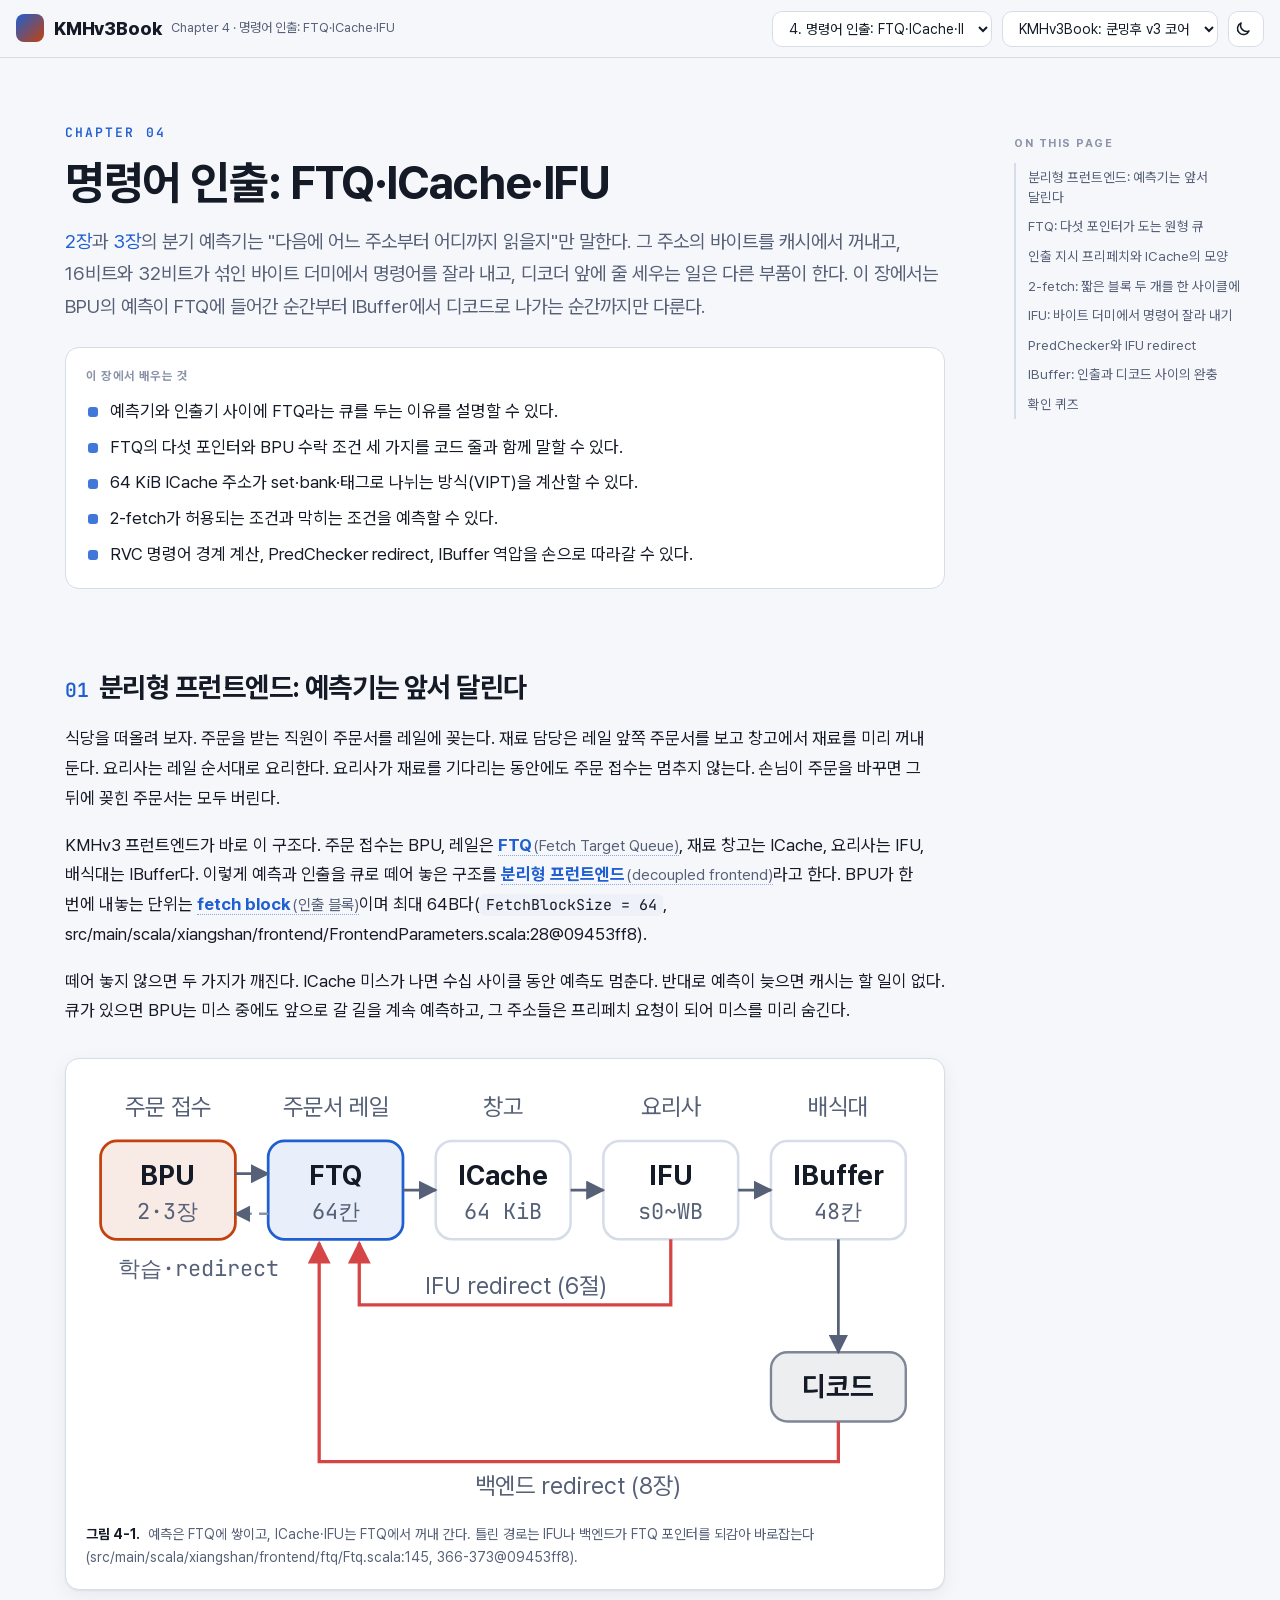
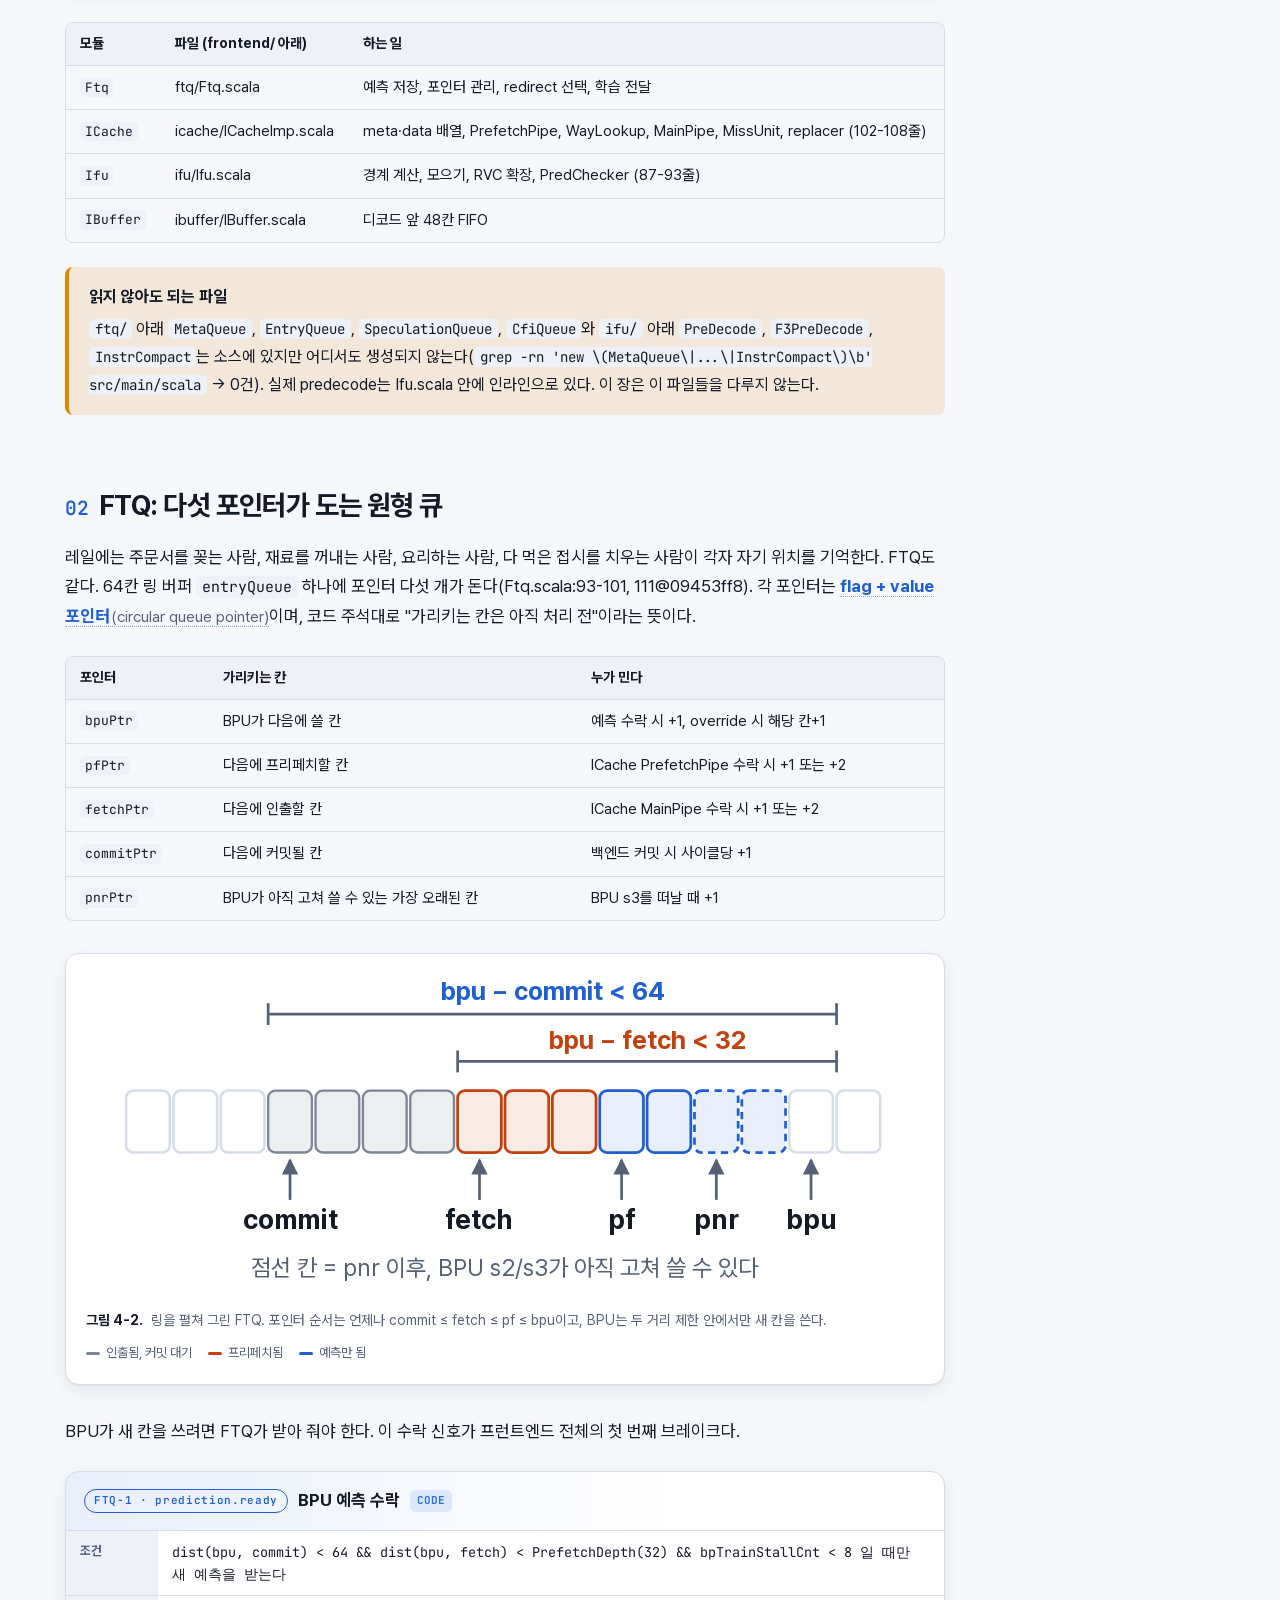
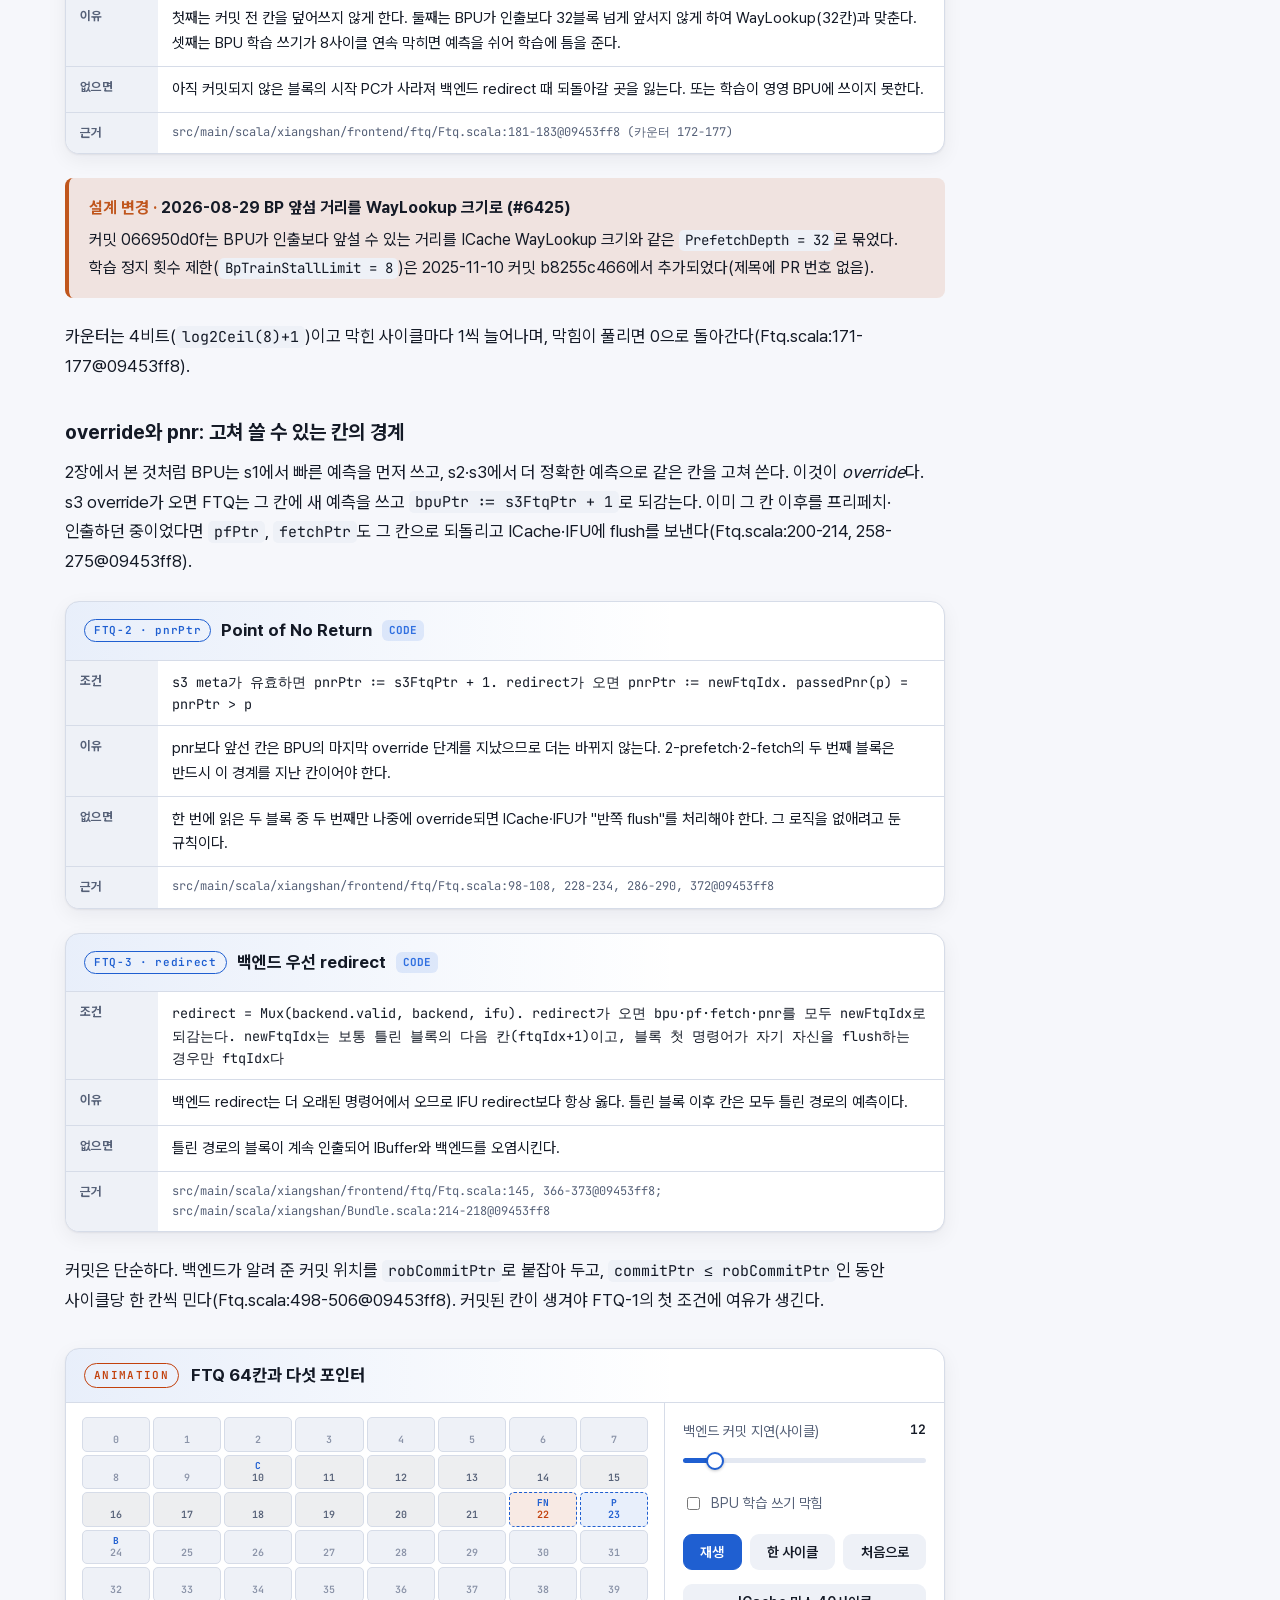
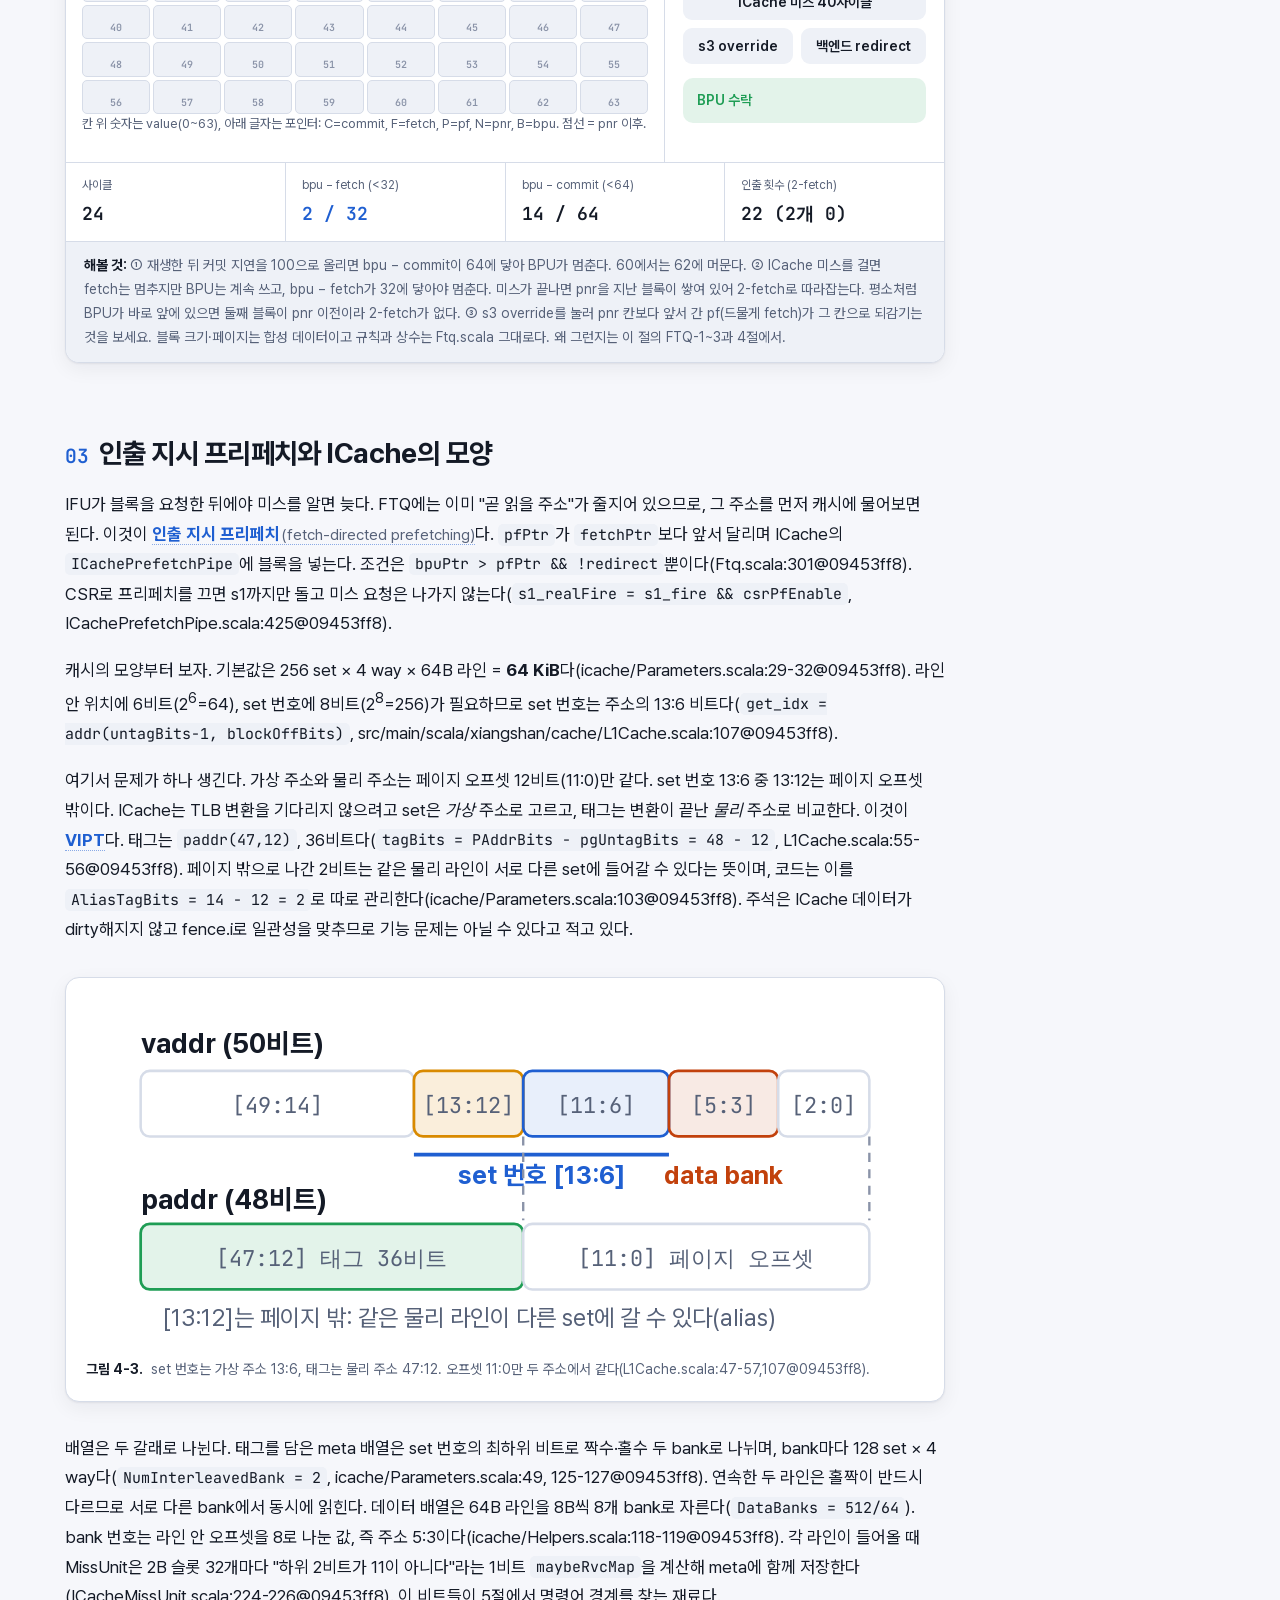
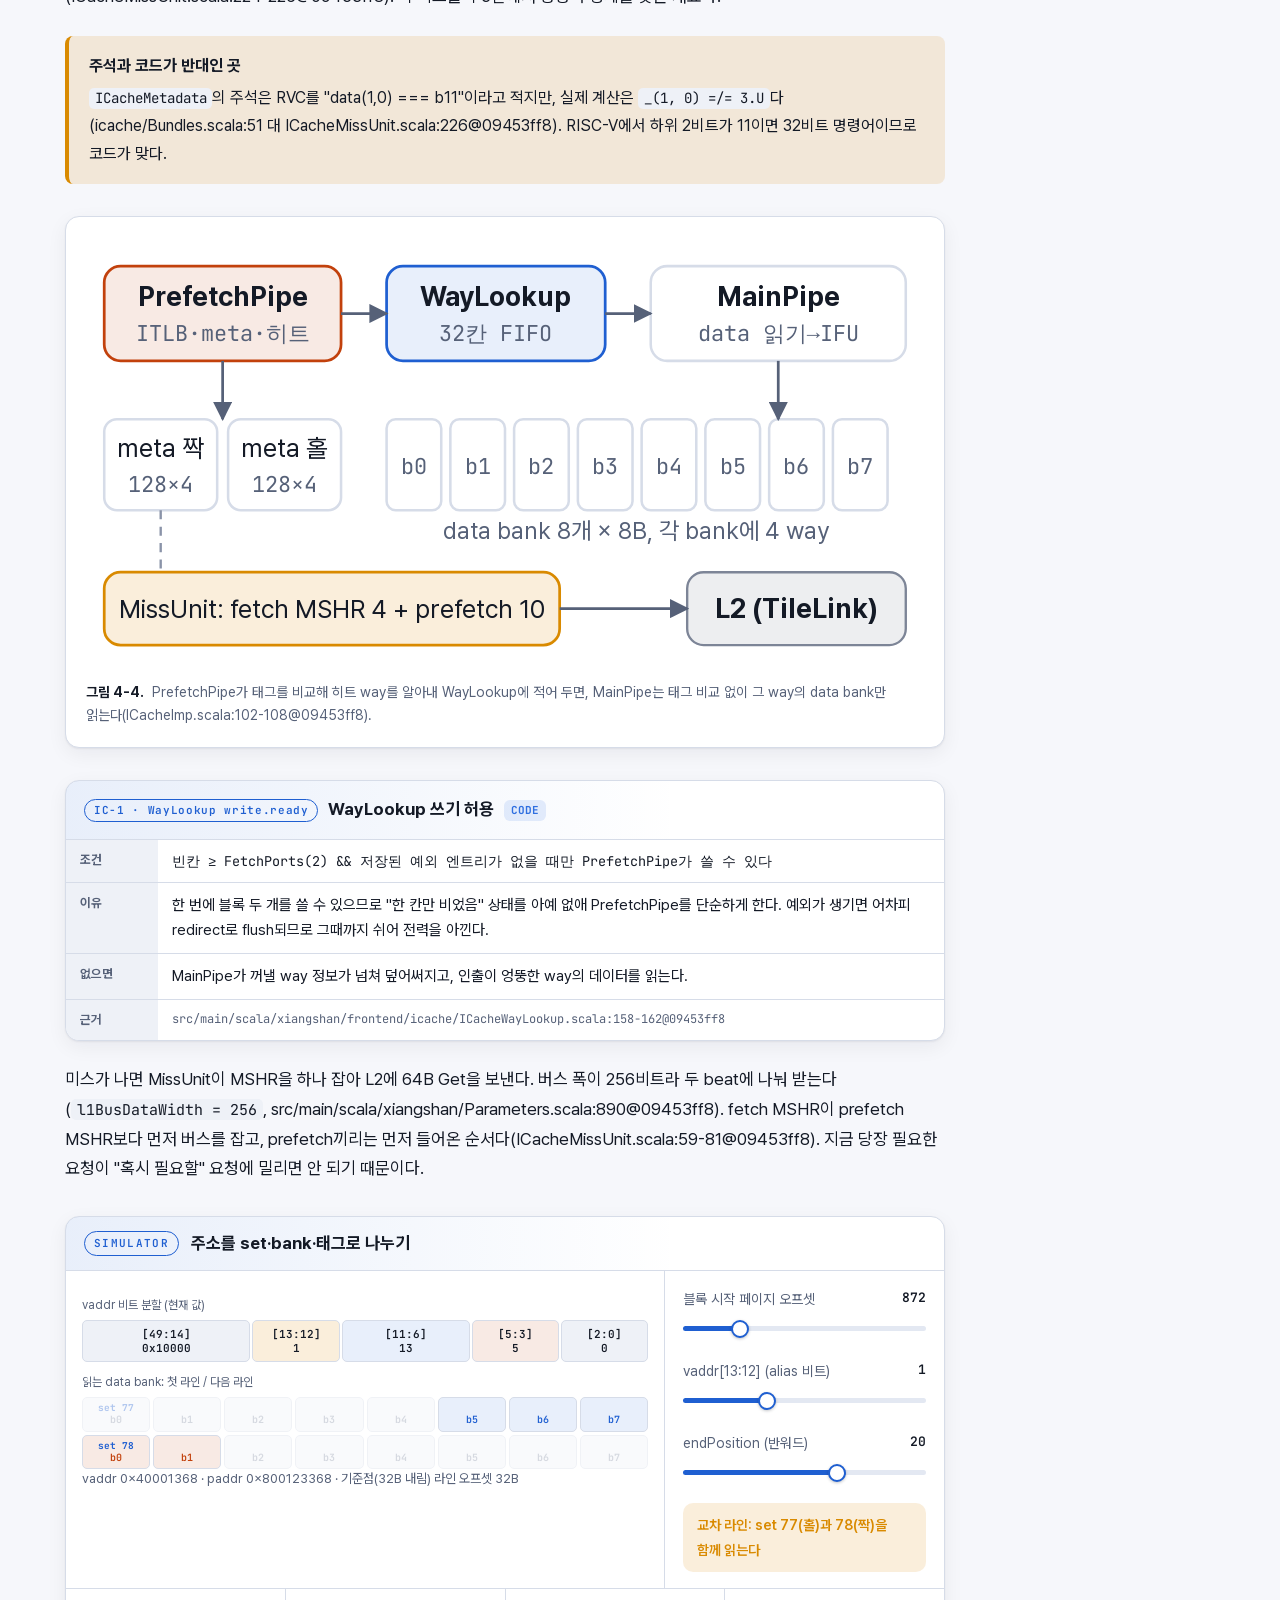
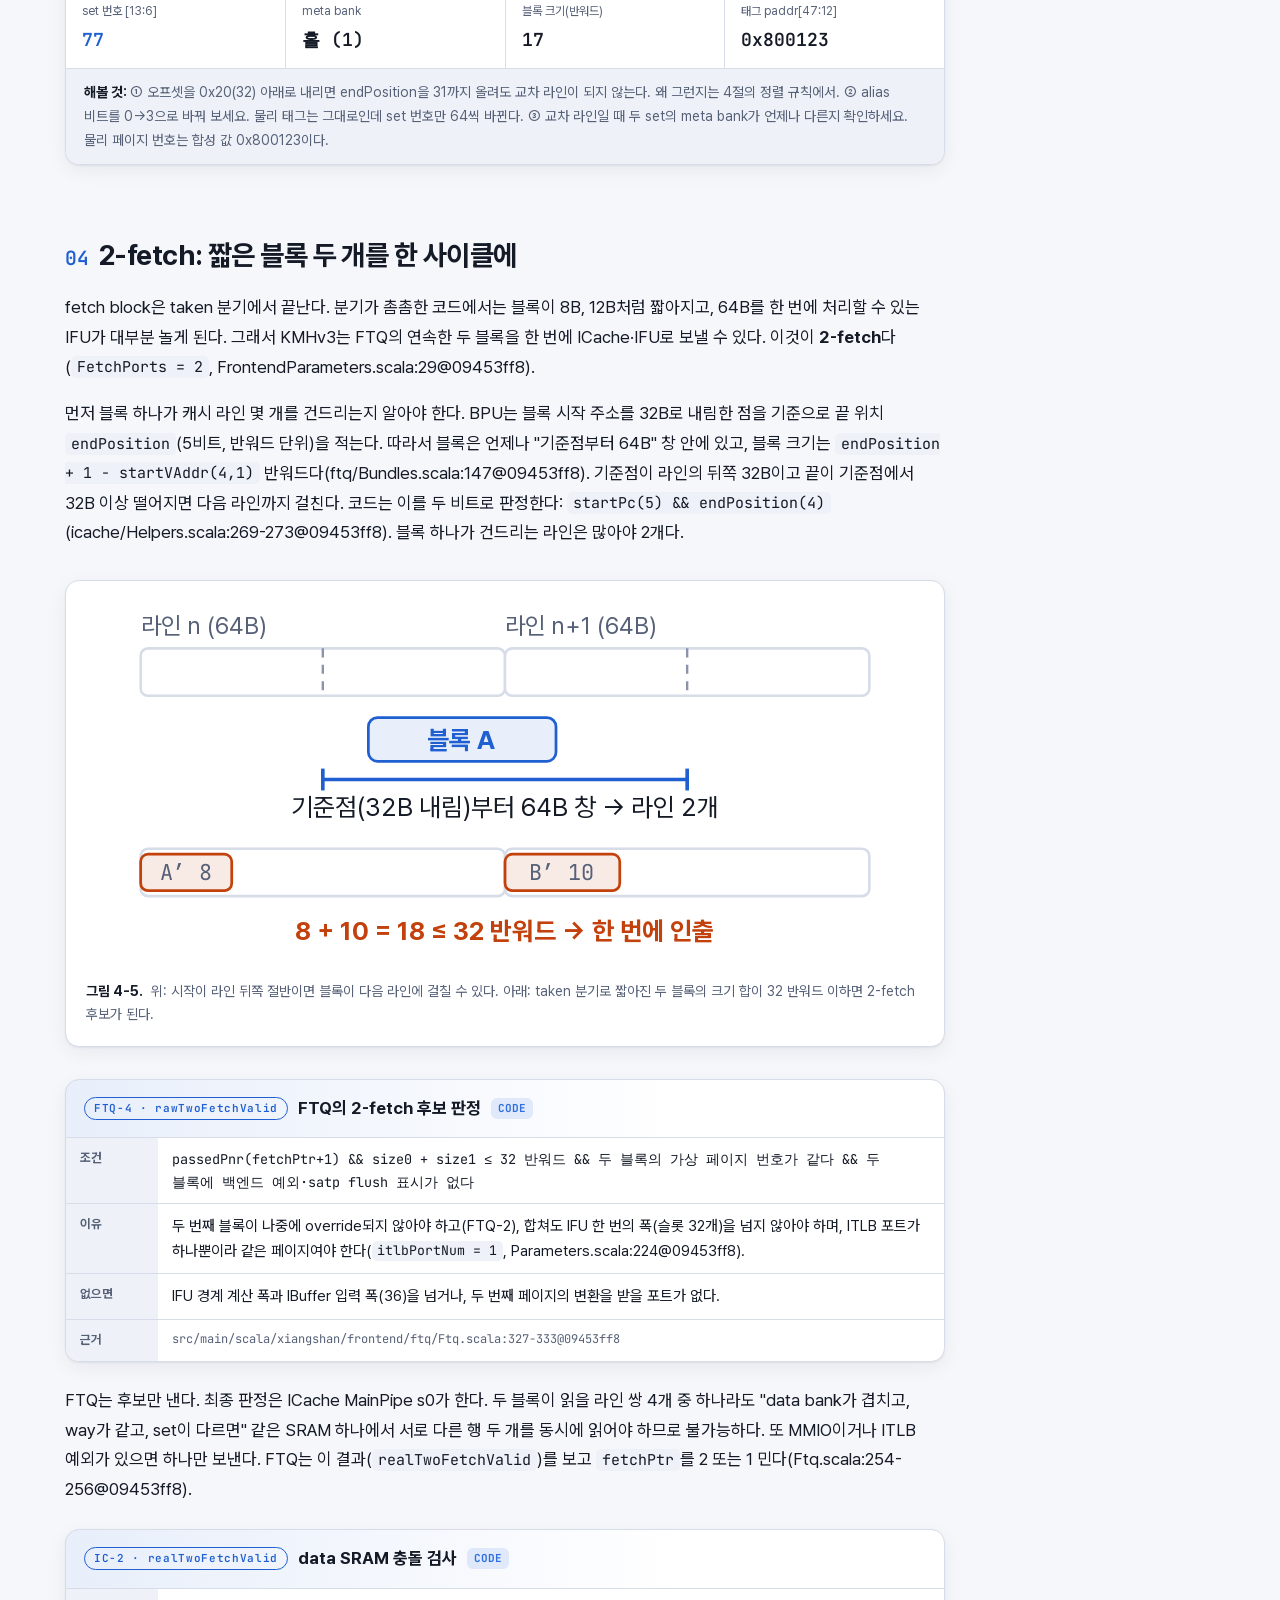
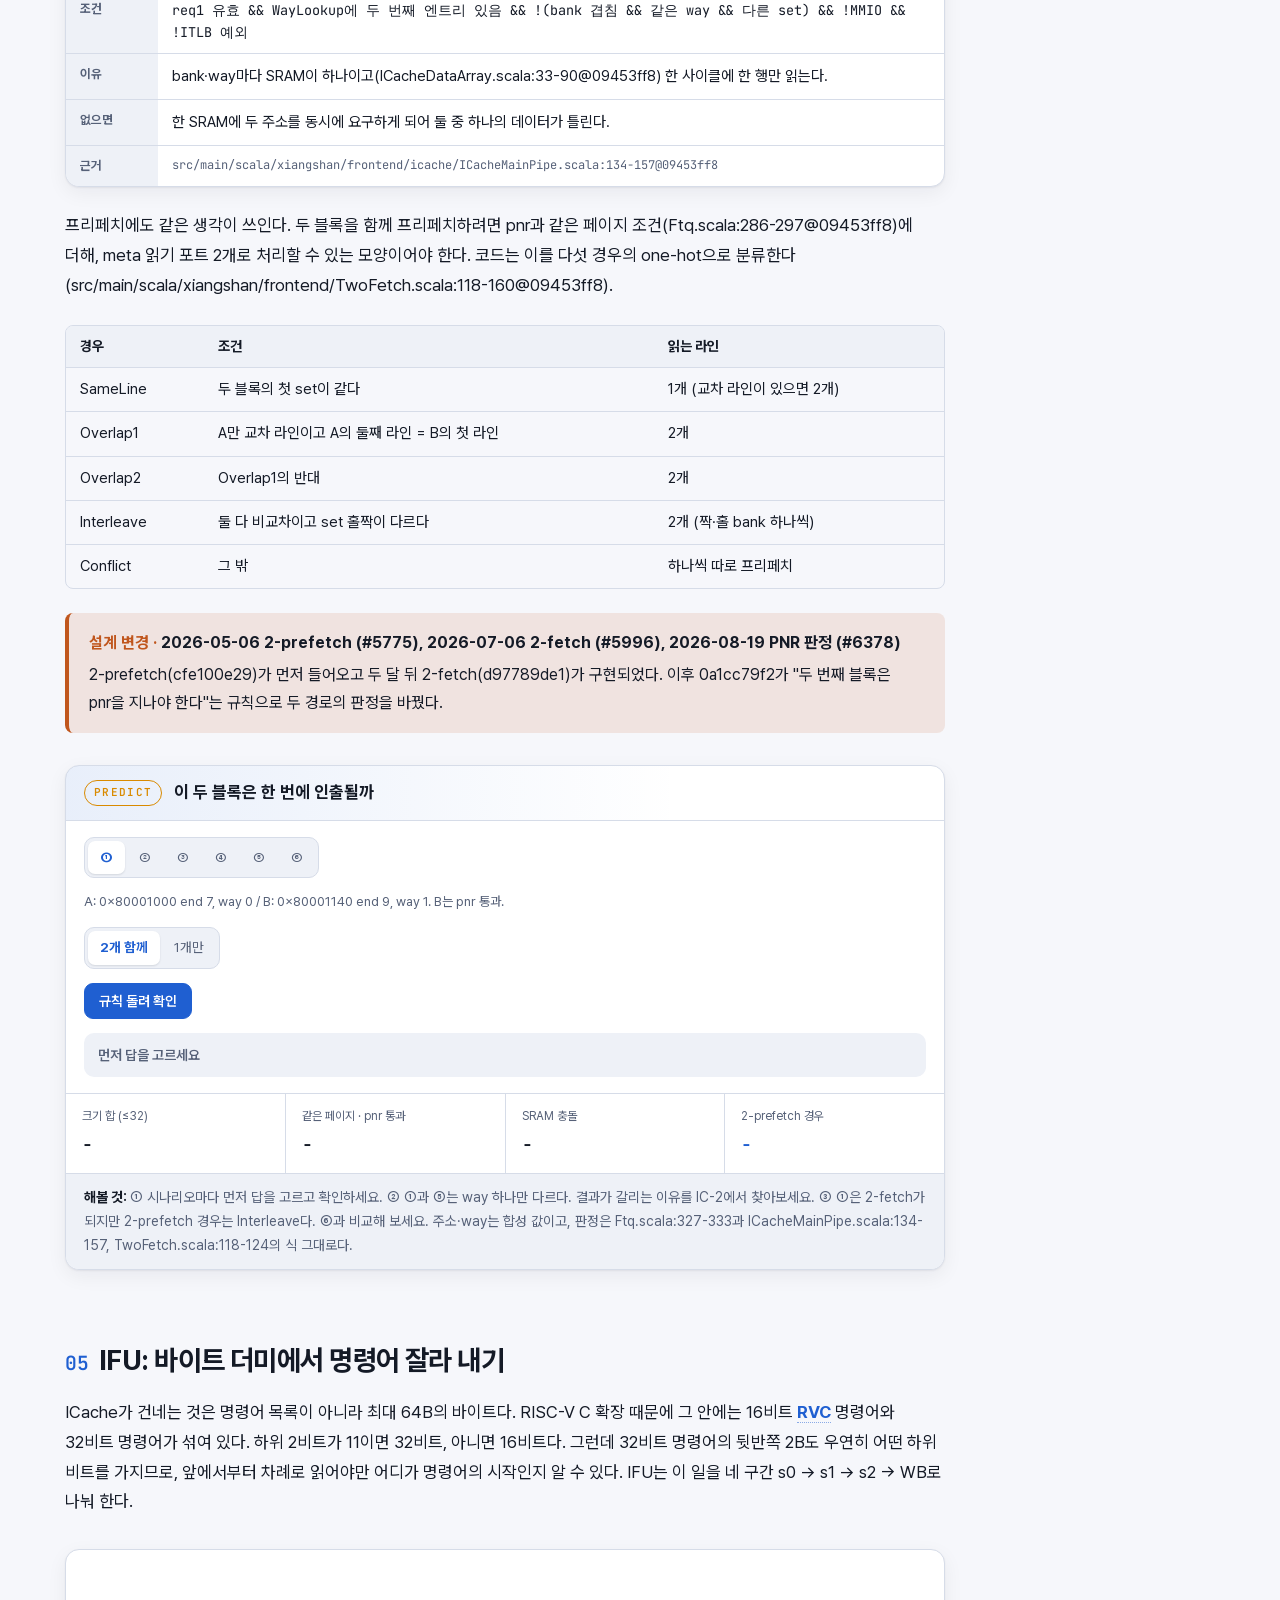
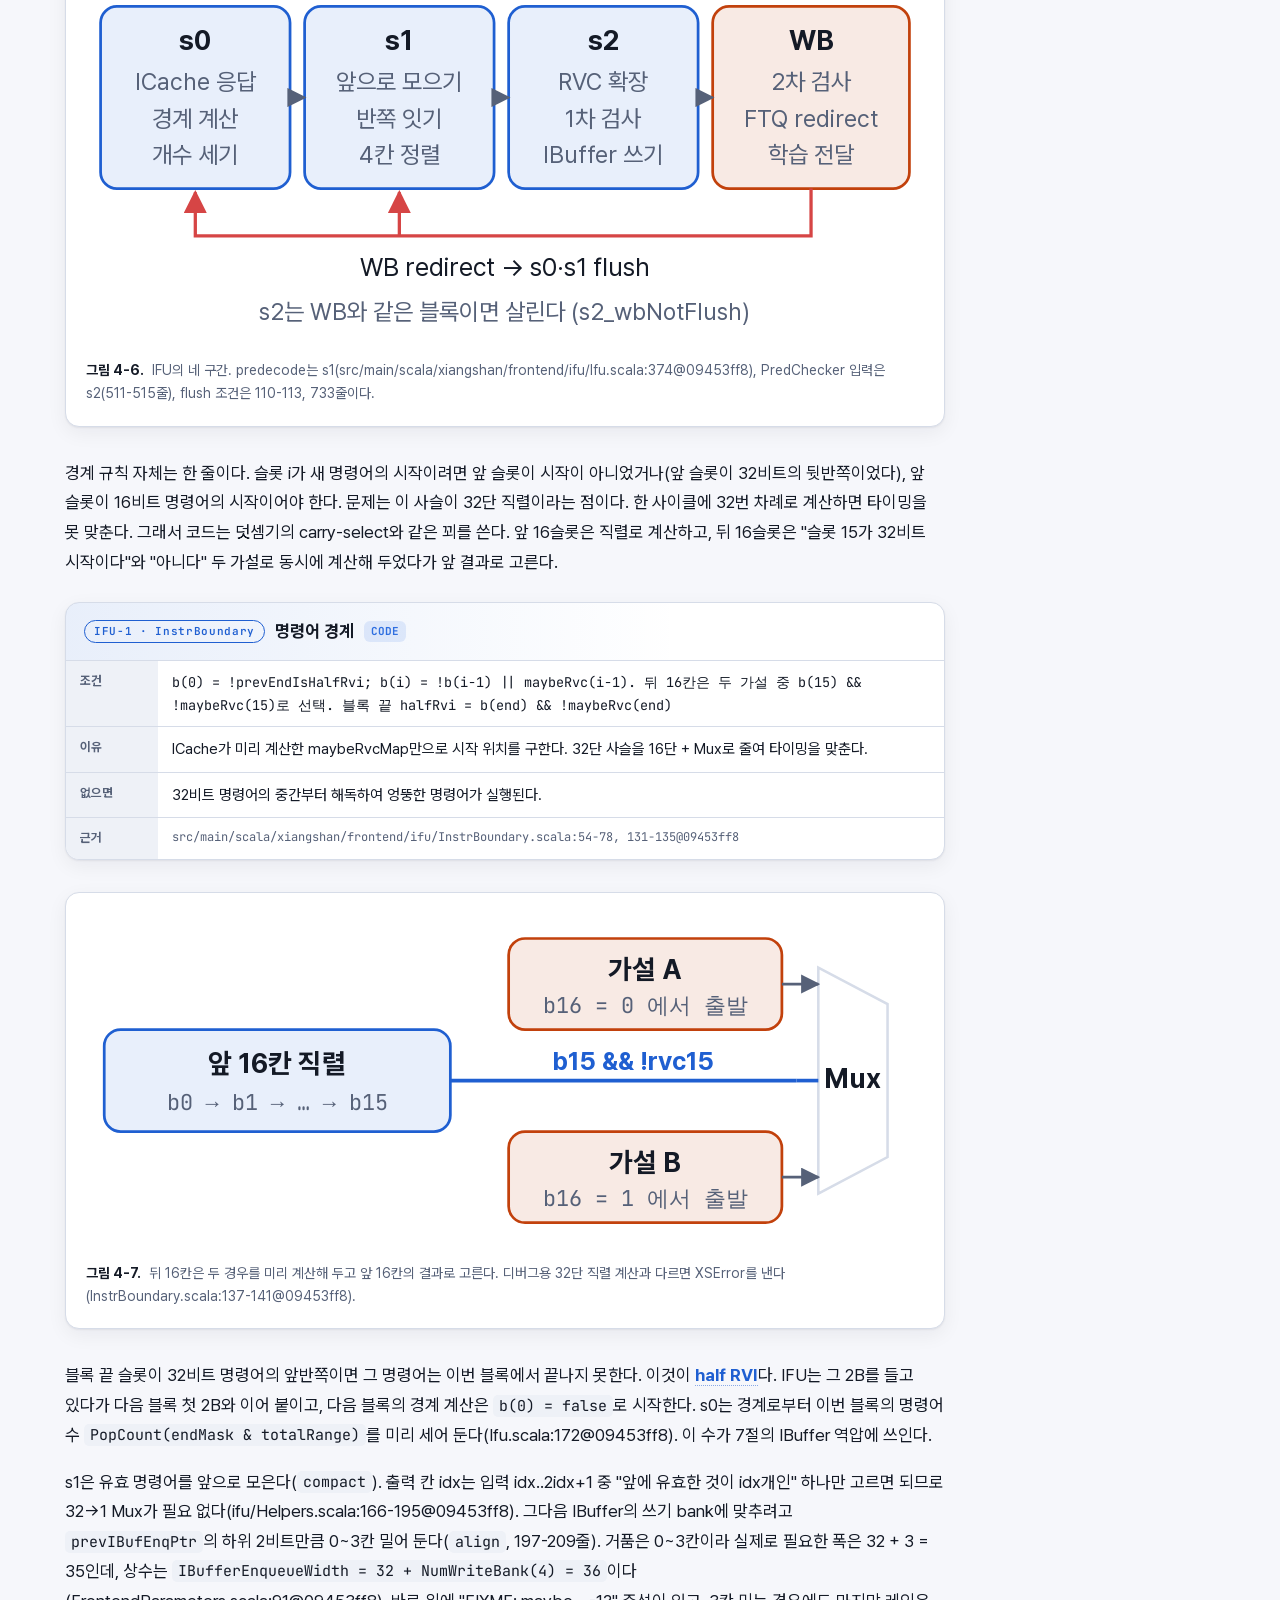
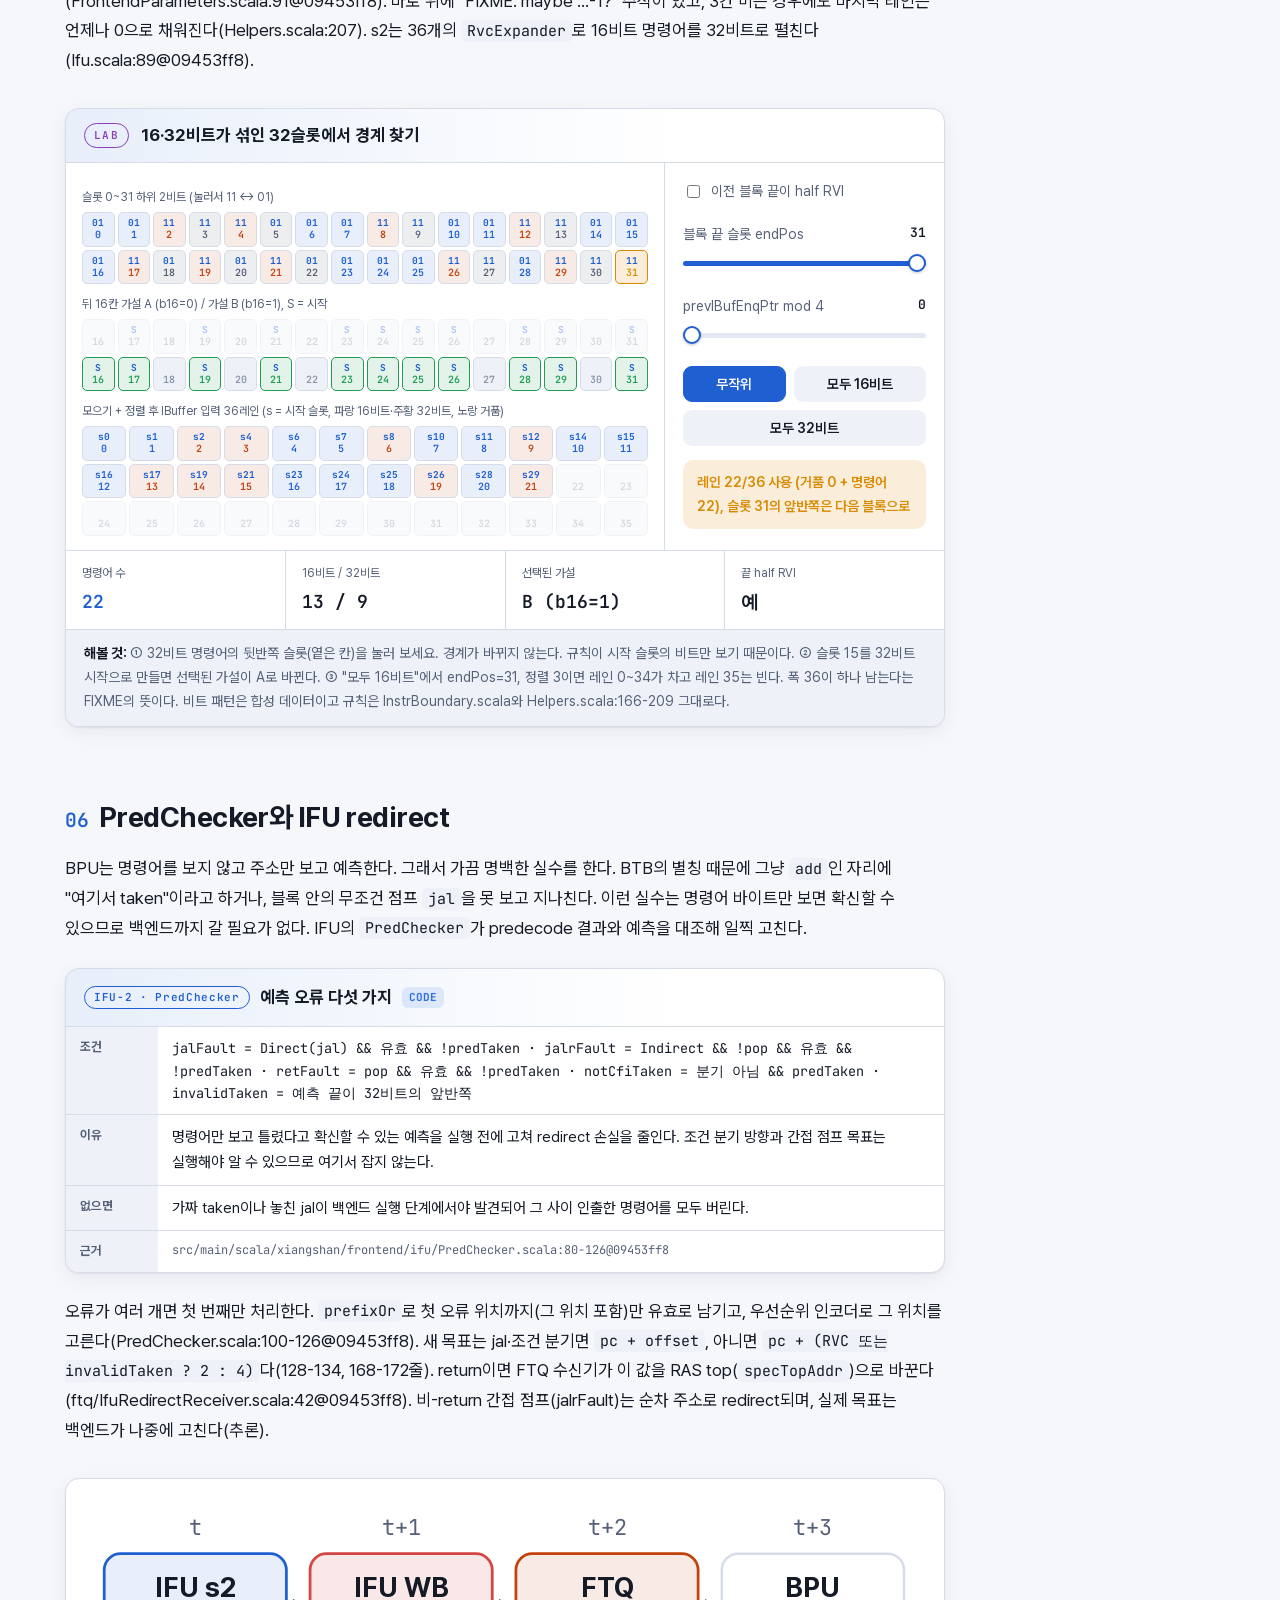
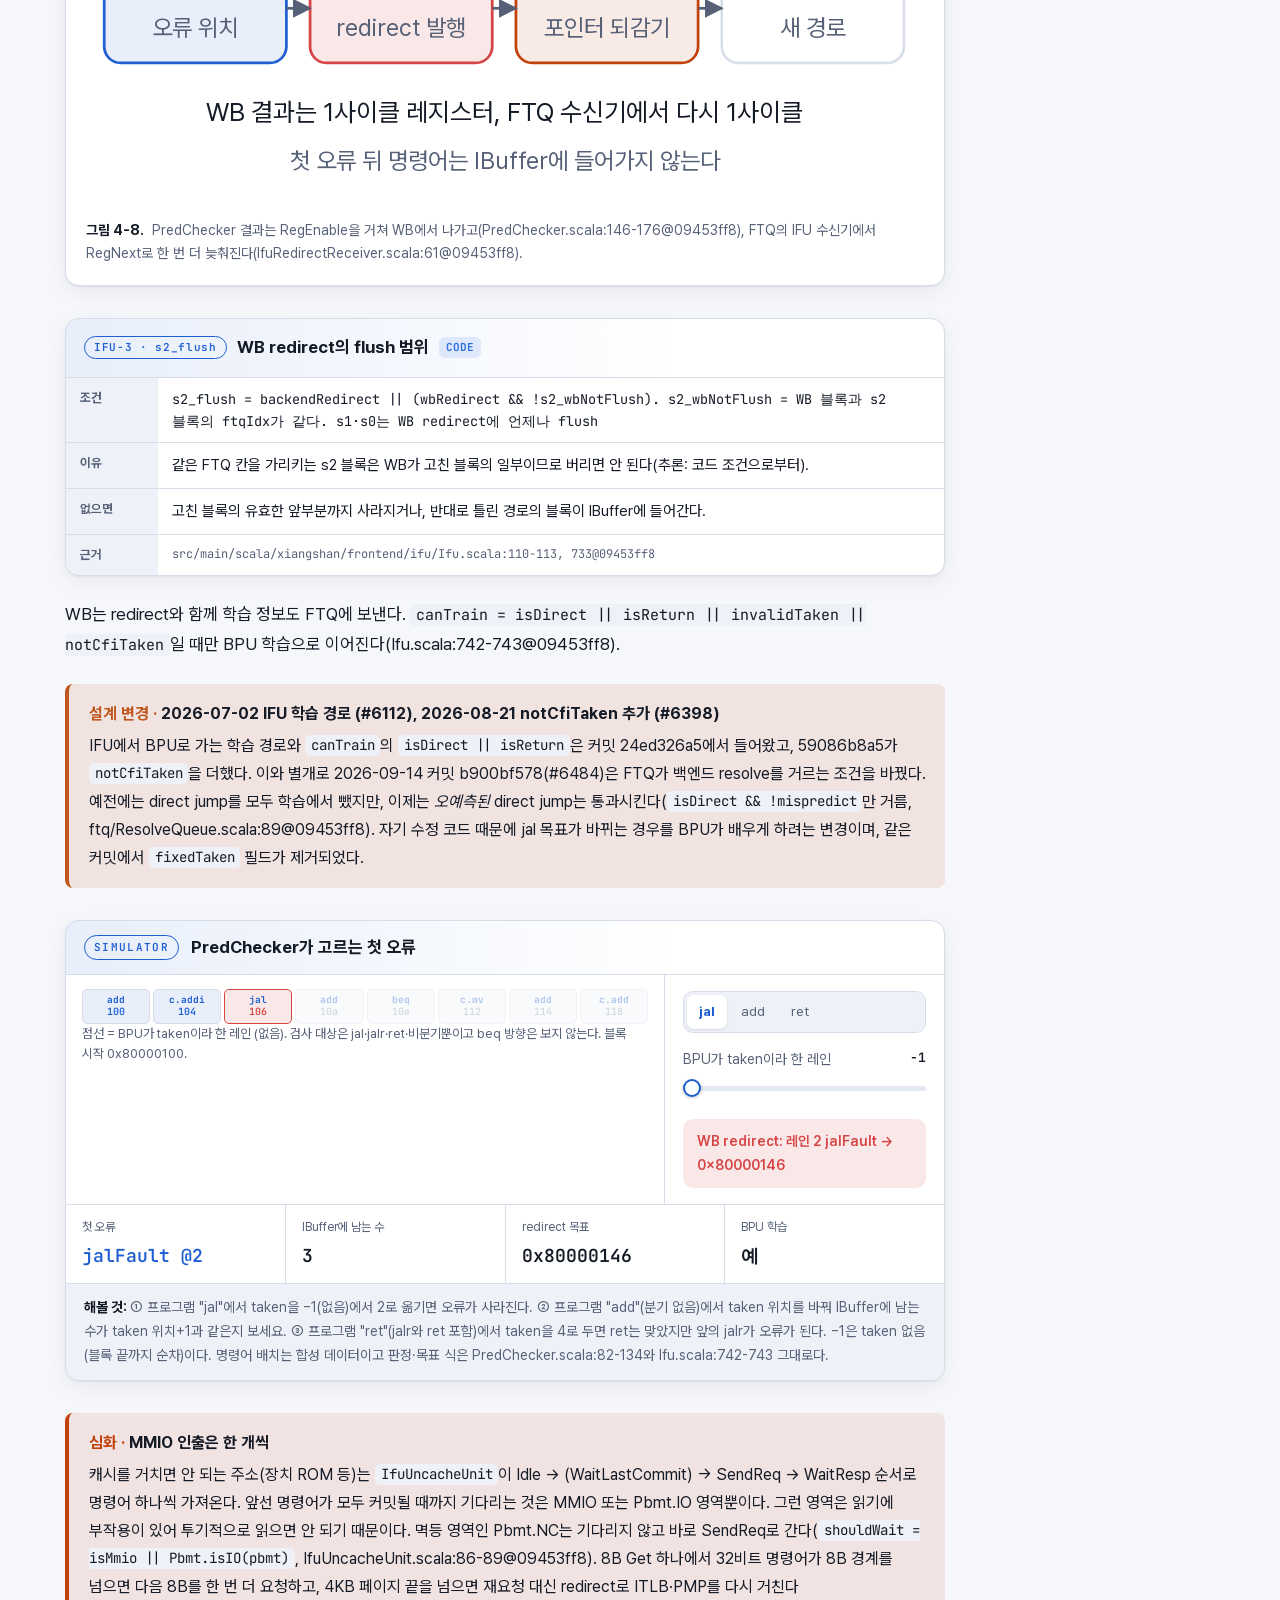
<file: ch04-fetch.html>
<!doctype html>
<html lang="ko" data-book="kmhv3">
<head>
<meta charset="utf-8">
<meta name="viewport" content="width=device-width, initial-scale=1">
<title>KMHv3Book 4장: 명령어 인출</title>
<link rel="stylesheet" href="assets/book.css">
<script src="assets/book.js"></script>
<style>
.dom { padding: 14px 16px; }
.cells { display: grid; gap: 3px; grid-template-columns: repeat(8, minmax(0, 1fr)); }
.cells.c16 { grid-template-columns: repeat(16, minmax(0, 1fr)); }
.cells.c12 { grid-template-columns: repeat(12, minmax(0, 1fr)); }
.cell { font: 600 10px/1.25 var(--mono); text-align: center; padding: 4px 0; border-radius: 5px; background: var(--surface); color: var(--text-faint); border: 1px solid var(--border); min-width: 0; overflow: hidden; white-space: nowrap; }
.cell b { display: block; font-size: 9.5px; color: var(--accent); min-height: 12px; }
.cell.k1 { background: var(--grey-soft); color: var(--text-dim); }
.cell.k2 { background: var(--accent-2-soft); color: var(--accent-2); }
.cell.k3 { background: var(--accent-soft); color: var(--accent); }
.cell.dash { border-style: dashed; border-color: var(--accent); }
.cell.ok { background: var(--ok-soft); color: var(--ok); border-color: var(--ok); }
.cell.bad { background: var(--bad-soft); color: var(--bad); border-color: var(--bad); }
.cell.warn { background: var(--warn-soft); color: var(--warn); border-color: var(--warn); }
.cell.off { opacity: 0.35; }
.cell.click { cursor: pointer; }
.rowlbl { font-size: 12px; color: var(--text-dim); margin: 10px 0 4px; }
.bits { display: flex; gap: 2px; font: 600 11px var(--mono); }
.bits span { flex: var(--w) 1 0; min-width: 0; padding: 6px 2px; border-radius: 5px; text-align: center; background: var(--surface); border: 1px solid var(--border); overflow: hidden; white-space: nowrap; }
.mini { font-size: 13px; color: var(--text-dim); margin: 8px 0 0; line-height: 1.6; }
</style>
</head>
<body data-chapter="ch04">
<div class="page">
<main class="chapter">

<div class="chapter-hero">
  <div class="eyebrow">Chapter 04</div>
  <h1>명령어 인출: FTQ·ICache·IFU</h1>
  <p class="lead"><a href="ch02-bpu.html">2장</a>과 <a href="ch03-predictors.html">3장</a>의 분기 예측기는 "다음에 어느 주소부터 어디까지 읽을지"만 말한다. 그 주소의 바이트를 캐시에서 꺼내고, 16비트와 32비트가 섞인 바이트 더미에서 명령어를 잘라 내고, 디코더 앞에 줄 세우는 일은 다른 부품이 한다. 이 장에서는 BPU의 예측이 FTQ에 들어간 순간부터 IBuffer에서 디코드로 나가는 순간까지만 다룬다.</p>
  <ul class="objectives">
    <li>예측기와 인출기 사이에 FTQ라는 큐를 두는 이유를 설명할 수 있다.</li>
    <li>FTQ의 다섯 포인터와 BPU 수락 조건 세 가지를 코드 줄과 함께 말할 수 있다.</li>
    <li>64 KiB ICache 주소가 set·bank·태그로 나뉘는 방식(VIPT)을 계산할 수 있다.</li>
    <li>2-fetch가 허용되는 조건과 막히는 조건을 예측할 수 있다.</li>
    <li>RVC 명령어 경계 계산, PredChecker redirect, IBuffer 역압을 손으로 따라갈 수 있다.</li>
  </ul>
</div>

<section id="sec-decoupled">
  <h2>분리형 프런트엔드: 예측기는 앞서 달린다</h2>
  <p>식당을 떠올려 보자. 주문을 받는 직원이 주문서를 레일에 꽂는다. 재료 담당은 레일 앞쪽 주문서를 보고 창고에서 재료를 미리 꺼내 둔다. 요리사는 레일 순서대로 요리한다. 요리사가 재료를 기다리는 동안에도 주문 접수는 멈추지 않는다. 손님이 주문을 바꾸면 그 뒤에 꽂힌 주문서는 모두 버린다.</p>
  <p>KMHv3 프런트엔드가 바로 이 구조다. 주문 접수는 BPU, 레일은 <span class="term" data-def="예측된 fetch block을 순서대로 담는 64칸 원형 큐. BPU가 쓰고 프리페치·인출·커밋이 각자의 포인터로 읽는다. src/main/scala/xiangshan/frontend/ftq/Ftq.scala">FTQ<span class="en">(Fetch Target Queue)</span></span>, 재료 창고는 ICache, 요리사는 IFU, 배식대는 IBuffer다. 이렇게 예측과 인출을 큐로 떼어 놓은 구조를 <span class="term" data-def="분기 예측기와 명령어 인출기 사이에 큐를 둔 구조. 예측기가 인출기보다 앞서 달릴 수 있고, 캐시 미스 중에도 예측은 계속된다.">분리형 프런트엔드<span class="en">(decoupled frontend)</span></span>라고 한다. BPU가 한 번에 내놓는 단위는 <span class="term" data-def="예측기가 '여기부터 여기까지 연속으로 실행된다'고 한 덩어리로 예측한 명령어 바이트 구간. KMHv3에서 최대 64B(2B 슬롯 32개)다.">fetch block<span class="en">(인출 블록)</span></span>이며 최대 64B다(<code>FetchBlockSize = 64</code>, src/main/scala/xiangshan/frontend/FrontendParameters.scala:28@09453ff8).</p>
  <p>떼어 놓지 않으면 두 가지가 깨진다. ICache 미스가 나면 수십 사이클 동안 예측도 멈춘다. 반대로 예측이 늦으면 캐시는 할 일이 없다. 큐가 있으면 BPU는 미스 중에도 앞으로 갈 길을 계속 예측하고, 그 주소들은 프리페치 요청이 되어 미스를 미리 숨긴다.</p>

  <figure class="diagram">
    <svg viewBox="0 0 460 236" role="img" aria-label="BPU, FTQ, ICache, IFU, IBuffer로 이어지는 프런트엔드와 redirect 경로">
      <defs><marker id="f41a" viewBox="0 0 10 10" refX="9" refY="5" markerWidth="7" markerHeight="7" orient="auto"><path d="M0,0 L10,5 L0,10 z" fill="var(--text-dim)"/></marker>
      <marker id="f41b" viewBox="0 0 10 10" refX="9" refY="5" markerWidth="7" markerHeight="7" orient="auto"><path d="M0,0 L10,5 L0,10 z" fill="var(--bad)"/></marker></defs>
      <rect class="box-2" x="8" y="34" width="74" height="54" rx="9"/><text x="45" y="58" text-anchor="middle" class="lbl-b">BPU</text><text x="45" y="77" text-anchor="middle" class="lbl-mono">2·3장</text>
      <rect class="box-acc" x="100" y="34" width="74" height="54" rx="9"/><text x="137" y="58" text-anchor="middle" class="lbl-b">FTQ</text><text x="137" y="77" text-anchor="middle" class="lbl-mono">64칸</text>
      <rect class="box" x="192" y="34" width="74" height="54" rx="9"/><text x="229" y="58" text-anchor="middle" class="lbl-b">ICache</text><text x="229" y="77" text-anchor="middle" class="lbl-mono">64 KiB</text>
      <rect class="box" x="284" y="34" width="74" height="54" rx="9"/><text x="321" y="58" text-anchor="middle" class="lbl-b">IFU</text><text x="321" y="77" text-anchor="middle" class="lbl-mono">s0~WB</text>
      <rect class="box" x="376" y="34" width="74" height="54" rx="9"/><text x="413" y="58" text-anchor="middle" class="lbl-b">IBuffer</text><text x="413" y="77" text-anchor="middle" class="lbl-mono">48칸</text>
      <line class="ln" x1="82" y1="52" x2="100" y2="52" marker-end="url(#f41a)"/><line class="ln-dash" x1="100" y1="74" x2="82" y2="74" marker-end="url(#f41a)"/>
      <line class="ln" x1="174" y1="61" x2="192" y2="61" marker-end="url(#f41a)"/><line class="ln" x1="266" y1="61" x2="284" y2="61" marker-end="url(#f41a)"/><line class="ln" x1="358" y1="61" x2="376" y2="61" marker-end="url(#f41a)"/>
      <text x="45" y="20" text-anchor="middle" class="lbl-dim">주문 접수</text><text x="137" y="20" text-anchor="middle" class="lbl-dim">주문서 레일</text><text x="229" y="20" text-anchor="middle" class="lbl-dim">창고</text><text x="321" y="20" text-anchor="middle" class="lbl-dim">요리사</text><text x="413" y="20" text-anchor="middle" class="lbl-dim">배식대</text>
      <rect class="box-grey" x="376" y="150" width="74" height="38" rx="9"/><text x="413" y="174" text-anchor="middle" class="lbl-b">디코드</text>
      <line class="ln" x1="413" y1="88" x2="413" y2="150" marker-end="url(#f41a)"/>
      <path class="ln-bad" d="M321,88 V124 H150 V90" marker-end="url(#f41b)"/><text x="236" y="118" text-anchor="middle" class="lbl-dim">IFU redirect (6절)</text>
      <path class="ln-bad" d="M413,188 V210 H128 V90" marker-end="url(#f41b)"/><text x="270" y="228" text-anchor="middle" class="lbl-dim">백엔드 redirect (8장)</text>
      <text x="62" y="108" text-anchor="middle" class="lbl-mono">학습·redirect</text>
    </svg>
    <figcaption>예측은 FTQ에 쌓이고, ICache·IFU는 FTQ에서 꺼내 간다. 틀린 경로는 IFU나 백엔드가 FTQ 포인터를 되감아 바로잡는다(src/main/scala/xiangshan/frontend/ftq/Ftq.scala:145, 366-373@09453ff8).</figcaption>
  </figure>

  <div class="table-wrap"><table class="data">
    <tr><th>모듈</th><th>파일 (frontend/ 아래)</th><th>하는 일</th></tr>
    <tr><td><code>Ftq</code></td><td>ftq/Ftq.scala</td><td>예측 저장, 포인터 관리, redirect 선택, 학습 전달</td></tr>
    <tr><td><code>ICache</code></td><td>icache/ICacheImp.scala</td><td>meta·data 배열, PrefetchPipe, WayLookup, MainPipe, MissUnit, replacer (102-108줄)</td></tr>
    <tr><td><code>Ifu</code></td><td>ifu/Ifu.scala</td><td>경계 계산, 모으기, RVC 확장, PredChecker (87-93줄)</td></tr>
    <tr><td><code>IBuffer</code></td><td>ibuffer/IBuffer.scala</td><td>디코드 앞 48칸 FIFO</td></tr>
  </table></div>
  <div class="callout warn"><strong>읽지 않아도 되는 파일</strong><p><code>ftq/</code> 아래 <code>MetaQueue</code>, <code>EntryQueue</code>, <code>SpeculationQueue</code>, <code>CfiQueue</code>와 <code>ifu/</code> 아래 <code>PreDecode</code>, <code>F3PreDecode</code>, <code>InstrCompact</code>는 소스에 있지만 어디서도 생성되지 않는다(<code>grep -rn 'new \(MetaQueue\|...\|InstrCompact\)\b' src/main/scala</code> → 0건). 실제 predecode는 Ifu.scala 안에 인라인으로 있다. 이 장은 이 파일들을 다루지 않는다.</p></div>
</section>

<section id="sec-ftq">
  <h2>FTQ: 다섯 포인터가 도는 원형 큐</h2>
  <p>레일에는 주문서를 꽂는 사람, 재료를 꺼내는 사람, 요리하는 사람, 다 먹은 접시를 치우는 사람이 각자 자기 위치를 기억한다. FTQ도 같다. 64칸 링 버퍼 <code>entryQueue</code> 하나에 포인터 다섯 개가 돈다(Ftq.scala:93-101, 111@09453ff8). 각 포인터는 <span class="term" data-def="링 버퍼 위치(value)에 한 바퀴 돌 때마다 뒤집히는 flag 비트를 붙인 포인터. 두 포인터가 같은 칸일 때 '비었다'와 '꽉 찼다'를 flag로 구분한다.">flag + value 포인터<span class="en">(circular queue pointer)</span></span>이며, 코드 주석대로 "가리키는 칸은 아직 처리 전"이라는 뜻이다.</p>
  <div class="table-wrap"><table class="data">
    <tr><th>포인터</th><th>가리키는 칸</th><th>누가 민다</th></tr>
    <tr><td><code>bpuPtr</code></td><td>BPU가 다음에 쓸 칸</td><td>예측 수락 시 +1, override 시 해당 칸+1</td></tr>
    <tr><td><code>pfPtr</code></td><td>다음에 프리페치할 칸</td><td>ICache PrefetchPipe 수락 시 +1 또는 +2</td></tr>
    <tr><td><code>fetchPtr</code></td><td>다음에 인출할 칸</td><td>ICache MainPipe 수락 시 +1 또는 +2</td></tr>
    <tr><td><code>commitPtr</code></td><td>다음에 커밋될 칸</td><td>백엔드 커밋 시 사이클당 +1</td></tr>
    <tr><td><code>pnrPtr</code></td><td>BPU가 아직 고쳐 쓸 수 있는 가장 오래된 칸</td><td>BPU s3를 떠날 때 +1</td></tr>
  </table></div>

  <figure class="diagram">
    <svg viewBox="0 0 460 176" role="img" aria-label="FTQ 칸들 위의 commit, fetch, pf, pnr, bpu 포인터와 두 거리 제한">
      <defs><marker id="f42a" viewBox="0 0 10 10" refX="9" refY="5" markerWidth="6" markerHeight="6" orient="auto"><path d="M0,0 L10,5 L0,10 z" fill="var(--text-dim)"/></marker></defs>
      <line class="ln" x1="100" y1="22" x2="412" y2="22"/><line class="ln" x1="100" y1="16" x2="100" y2="28"/><line class="ln" x1="412" y1="16" x2="412" y2="28"/><text x="256" y="14" text-anchor="middle" class="lbl-acc">bpu − commit &lt; 64</text>
      <line class="ln" x1="204" y1="48" x2="412" y2="48"/><line class="ln" x1="204" y1="42" x2="204" y2="54"/><line class="ln" x1="412" y1="42" x2="412" y2="54"/><text x="308" y="41" text-anchor="middle" class="lbl-acc2">bpu − fetch &lt; 32</text>
      <g>
        <rect class="box" x="22" y="64" width="24" height="34" rx="4"/><rect class="box" x="48" y="64" width="24" height="34" rx="4"/><rect class="box" x="74" y="64" width="24" height="34" rx="4"/>
        <rect class="box-grey" x="100" y="64" width="24" height="34" rx="4"/><rect class="box-grey" x="126" y="64" width="24" height="34" rx="4"/><rect class="box-grey" x="152" y="64" width="24" height="34" rx="4"/><rect class="box-grey" x="178" y="64" width="24" height="34" rx="4"/>
        <rect class="box-2" x="204" y="64" width="24" height="34" rx="4"/><rect class="box-2" x="230" y="64" width="24" height="34" rx="4"/><rect class="box-2" x="256" y="64" width="24" height="34" rx="4"/>
        <rect class="box-acc" x="282" y="64" width="24" height="34" rx="4"/><rect class="box-acc" x="308" y="64" width="24" height="34" rx="4"/><rect class="box-acc" x="334" y="64" width="24" height="34" rx="4" stroke-dasharray="4 3"/><rect class="box-acc" x="360" y="64" width="24" height="34" rx="4" stroke-dasharray="4 3"/>
        <rect class="box" x="386" y="64" width="24" height="34" rx="4"/><rect class="box" x="412" y="64" width="24" height="34" rx="4"/>
      </g>
      <line class="ln" x1="112" y1="124" x2="112" y2="102" marker-end="url(#f42a)"/><text x="112" y="140" text-anchor="middle" class="lbl-b">commit</text>
      <line class="ln" x1="216" y1="124" x2="216" y2="102" marker-end="url(#f42a)"/><text x="216" y="140" text-anchor="middle" class="lbl-b">fetch</text>
      <line class="ln" x1="294" y1="124" x2="294" y2="102" marker-end="url(#f42a)"/><text x="294" y="140" text-anchor="middle" class="lbl-b">pf</text>
      <line class="ln" x1="346" y1="124" x2="346" y2="102" marker-end="url(#f42a)"/><text x="346" y="140" text-anchor="middle" class="lbl-b">pnr</text>
      <line class="ln" x1="398" y1="124" x2="398" y2="102" marker-end="url(#f42a)"/><text x="398" y="140" text-anchor="middle" class="lbl-b">bpu</text>
      <text x="230" y="166" text-anchor="middle" class="lbl-dim">점선 칸 = pnr 이후, BPU s2/s3가 아직 고쳐 쓸 수 있다</text>
    </svg>
    <figcaption>링을 펼쳐 그린 FTQ. 포인터 순서는 언제나 commit ≤ fetch ≤ pf ≤ bpu이고, BPU는 두 거리 제한 안에서만 새 칸을 쓴다.</figcaption>
    <div class="legend"><span><i style="--c:var(--grey)"></i>인출됨, 커밋 대기</span><span><i style="--c:var(--accent-2)"></i>프리페치됨</span><span><i style="--c:var(--accent)"></i>예측만 됨</span></div>
  </figure>

  <p>BPU가 새 칸을 쓰려면 FTQ가 받아 줘야 한다. 이 수락 신호가 프런트엔드 전체의 첫 번째 브레이크다.</p>
  <div class="gate">
    <div class="gate-head"><span class="gate-id">FTQ-1 · prediction.ready</span><h4>BPU 예측 수락</h4><span class="actor code">CODE</span></div>
    <dl>
      <dt>조건</dt><dd class="cond">dist(bpu, commit) &lt; 64 &amp;&amp; dist(bpu, fetch) &lt; PrefetchDepth(32) &amp;&amp; bpTrainStallCnt &lt; 8 일 때만 새 예측을 받는다</dd>
      <dt>이유</dt><dd class="why">첫째는 커밋 전 칸을 덮어쓰지 않게 한다. 둘째는 BPU가 인출보다 32블록 넘게 앞서지 않게 하여 WayLookup(32칸)과 맞춘다. 셋째는 BPU 학습 쓰기가 8사이클 연속 막히면 예측을 쉬어 학습에 틈을 준다.</dd>
      <dt>없으면</dt><dd>아직 커밋되지 않은 블록의 시작 PC가 사라져 백엔드 redirect 때 되돌아갈 곳을 잃는다. 또는 학습이 영영 BPU에 쓰이지 못한다.</dd>
      <dt>근거</dt><dd class="src">src/main/scala/xiangshan/frontend/ftq/Ftq.scala:181-183@09453ff8 (카운터 172-177)</dd>
    </dl>
  </div>
  <div class="callout decision"><strong>2026-08-29 BP 앞섬 거리를 WayLookup 크기로 (#6425)</strong><p>커밋 066950d0f는 BPU가 인출보다 앞설 수 있는 거리를 ICache WayLookup 크기와 같은 <code>PrefetchDepth = 32</code>로 묶었다. 학습 정지 횟수 제한(<code>BpTrainStallLimit = 8</code>)은 2025-11-10 커밋 b8255c466에서 추가되었다(제목에 PR 번호 없음).</p></div>
  <p>카운터는 4비트(<code>log2Ceil(8)+1</code>)이고 막힌 사이클마다 1씩 늘어나며, 막힘이 풀리면 0으로 돌아간다(Ftq.scala:171-177@09453ff8).</p>

  <h3>override와 pnr: 고쳐 쓸 수 있는 칸의 경계</h3>
  <p>2장에서 본 것처럼 BPU는 s1에서 빠른 예측을 먼저 쓰고, s2·s3에서 더 정확한 예측으로 같은 칸을 고쳐 쓴다. 이것이 <em>override</em>다. s3 override가 오면 FTQ는 그 칸에 새 예측을 쓰고 <code>bpuPtr := s3FtqPtr + 1</code>로 되감는다. 이미 그 칸 이후를 프리페치·인출하던 중이었다면 <code>pfPtr</code>, <code>fetchPtr</code>도 그 칸으로 되돌리고 ICache·IFU에 flush를 보낸다(Ftq.scala:200-214, 258-275@09453ff8).</p>
  <div class="gate">
    <div class="gate-head"><span class="gate-id">FTQ-2 · pnrPtr</span><h4>Point of No Return</h4><span class="actor code">CODE</span></div>
    <dl>
      <dt>조건</dt><dd class="cond">s3 meta가 유효하면 pnrPtr := s3FtqPtr + 1. redirect가 오면 pnrPtr := newFtqIdx. passedPnr(p) = pnrPtr &gt; p</dd>
      <dt>이유</dt><dd class="why">pnr보다 앞선 칸은 BPU의 마지막 override 단계를 지났으므로 더는 바뀌지 않는다. 2-prefetch·2-fetch의 두 번째 블록은 반드시 이 경계를 지난 칸이어야 한다.</dd>
      <dt>없으면</dt><dd>한 번에 읽은 두 블록 중 두 번째만 나중에 override되면 ICache·IFU가 "반쪽 flush"를 처리해야 한다. 그 로직을 없애려고 둔 규칙이다.</dd>
      <dt>근거</dt><dd class="src">src/main/scala/xiangshan/frontend/ftq/Ftq.scala:98-108, 228-234, 286-290, 372@09453ff8</dd>
    </dl>
  </div>
  <div class="gate">
    <div class="gate-head"><span class="gate-id">FTQ-3 · redirect</span><h4>백엔드 우선 redirect</h4><span class="actor code">CODE</span></div>
    <dl>
      <dt>조건</dt><dd class="cond">redirect = Mux(backend.valid, backend, ifu). redirect가 오면 bpu·pf·fetch·pnr를 모두 newFtqIdx로 되감는다. newFtqIdx는 보통 틀린 블록의 다음 칸(ftqIdx+1)이고, 블록 첫 명령어가 자기 자신을 flush하는 경우만 ftqIdx다</dd>
      <dt>이유</dt><dd class="why">백엔드 redirect는 더 오래된 명령어에서 오므로 IFU redirect보다 항상 옳다. 틀린 블록 이후 칸은 모두 틀린 경로의 예측이다.</dd>
      <dt>없으면</dt><dd>틀린 경로의 블록이 계속 인출되어 IBuffer와 백엔드를 오염시킨다.</dd>
      <dt>근거</dt><dd class="src">src/main/scala/xiangshan/frontend/ftq/Ftq.scala:145, 366-373@09453ff8; src/main/scala/xiangshan/Bundle.scala:214-218@09453ff8</dd>
    </dl>
  </div>
  <p>커밋은 단순하다. 백엔드가 알려 준 커밋 위치를 <code>robCommitPtr</code>로 붙잡아 두고, <code>commitPtr ≤ robCommitPtr</code>인 동안 사이클당 한 칸씩 민다(Ftq.scala:498-506@09453ff8). 커밋된 칸이 생겨야 FTQ-1의 첫 조건에 여유가 생긴다.</p>

  <div class="sim" id="sim-ftq">
    <div class="sim-head"><span class="sim-tag anim">Animation</span><h3>FTQ 64칸과 다섯 포인터</h3></div>
    <div class="sim-body side">
      <div class="sim-view dom"><div class="cells" id="ftq-cells"></div>
        <p class="mini">칸 위 숫자는 value(0~63), 아래 글자는 포인터: C=commit, F=fetch, P=pf, N=pnr, B=bpu. 점선 = pnr 이후.</p></div>
      <div class="sim-controls">
        <div class="ctl"><label>백엔드 커밋 지연(사이클) <output data-for="lat" data-fmt="int"></output></label>
          <input type="range" data-k="lat" min="2" max="100" step="1" value="12"></div>
        <div class="ctl"><label><input type="checkbox" data-k="stall"> BPU 학습 쓰기 막힘</label></div>
        <div class="btn-row"><button class="btn primary" id="ftq-play">재생</button><button class="btn" id="ftq-step">한 사이클</button><button class="btn" id="ftq-reset">처음으로</button></div>
        <div class="btn-row"><button class="btn" id="ftq-miss">ICache 미스 40사이클</button><button class="btn" id="ftq-ovr">s3 override</button><button class="btn" id="ftq-redir">백엔드 redirect</button></div>
        <div class="verdict grey" id="ftq-verdict">대기</div>
      </div>
    </div>
    <div class="sim-readout">
      <div class="ro"><span>사이클</span><b id="ftq-t">0</b></div>
      <div class="ro"><span>bpu − fetch (&lt;32)</span><b id="ftq-df" class="acc">0</b></div>
      <div class="ro"><span>bpu − commit (&lt;64)</span><b id="ftq-dc">0</b></div>
      <div class="ro"><span>인출 횟수 (2-fetch)</span><b id="ftq-nf">0</b></div>
    </div>
    <div class="sim-note">① 재생한 뒤 커밋 지연을 100으로 올리면 bpu − commit이 64에 닿아 BPU가 멈춘다. 60에서는 62에 머문다. ② ICache 미스를 걸면 fetch는 멈추지만 BPU는 계속 쓰고, bpu − fetch가 32에 닿아야 멈춘다. 미스가 끝나면 pnr을 지난 블록이 쌓여 있어 2-fetch로 따라잡는다. 평소처럼 BPU가 바로 앞에 있으면 둘째 블록이 pnr 이전이라 2-fetch가 없다. ③ s3 override를 눌러 pnr 칸보다 앞서 간 pf(드물게 fetch)가 그 칸으로 되감기는 것을 보세요. 블록 크기·페이지는 합성 데이터이고 규칙과 상수는 Ftq.scala 그대로다. 왜 그런지는 이 절의 FTQ-1~3과 4절에서.</div>
  </div>
</section>

<section id="sec-icache">
  <h2>인출 지시 프리페치와 ICache의 모양</h2>
  <p>IFU가 블록을 요청한 뒤에야 미스를 알면 늦다. FTQ에는 이미 "곧 읽을 주소"가 줄지어 있으므로, 그 주소를 먼저 캐시에 물어보면 된다. 이것이 <span class="term" data-def="FTQ에 쌓인 '곧 인출할 주소'를 미리 캐시에 요청하는 방식. 예측이 맞으면 실제 인출 때는 데이터가 이미 와 있다.">인출 지시 프리페치<span class="en">(fetch-directed prefetching)</span></span>다. <code>pfPtr</code>가 <code>fetchPtr</code>보다 앞서 달리며 ICache의 <code>ICachePrefetchPipe</code>에 블록을 넣는다. 조건은 <code>bpuPtr &gt; pfPtr &amp;&amp; !redirect</code>뿐이다(Ftq.scala:301@09453ff8). CSR로 프리페치를 끄면 s1까지만 돌고 미스 요청은 나가지 않는다(<code>s1_realFire = s1_fire &amp;&amp; csrPfEnable</code>, ICachePrefetchPipe.scala:425@09453ff8).</p>
  <p>캐시의 모양부터 보자. 기본값은 256 set × 4 way × 64B 라인 = <strong>64 KiB</strong>다(icache/Parameters.scala:29-32@09453ff8). 라인 안 위치에 6비트(2<sup>6</sup>=64), set 번호에 8비트(2<sup>8</sup>=256)가 필요하므로 set 번호는 주소의 13:6 비트다(<code>get_idx = addr(untagBits-1, blockOffBits)</code>, src/main/scala/xiangshan/cache/L1Cache.scala:107@09453ff8).</p>
  <p>여기서 문제가 하나 생긴다. 가상 주소와 물리 주소는 페이지 오프셋 12비트(11:0)만 같다. set 번호 13:6 중 13:12는 페이지 오프셋 밖이다. ICache는 TLB 변환을 기다리지 않으려고 set은 <em>가상</em> 주소로 고르고, 태그는 변환이 끝난 <em>물리</em> 주소로 비교한다. 이것이 <span class="term" data-def="Virtually Indexed, Physically Tagged. set index는 가상 주소로, 태그는 물리 주소로 비교한다. TLB 조회와 SRAM 읽기를 동시에 시작할 수 있다.">VIPT</span>다. 태그는 <code>paddr(47,12)</code>, 36비트다(<code>tagBits = PAddrBits − pgUntagBits = 48 − 12</code>, L1Cache.scala:55-56@09453ff8). 페이지 밖으로 나간 2비트는 같은 물리 라인이 서로 다른 set에 들어갈 수 있다는 뜻이며, 코드는 이를 <code>AliasTagBits = 14 − 12 = 2</code>로 따로 관리한다(icache/Parameters.scala:103@09453ff8). 주석은 ICache 데이터가 dirty해지지 않고 fence.i로 일관성을 맞추므로 기능 문제는 아닐 수 있다고 적고 있다.</p>

  <figure class="diagram">
    <svg viewBox="0 0 460 190" role="img" aria-label="가상 주소와 물리 주소의 비트 분할">
      <text x="30" y="30" class="lbl-b">vaddr (50비트)</text>
      <rect class="box" x="30" y="40" width="150" height="36" rx="5"/><text x="105" y="63" text-anchor="middle" class="lbl-mono">[49:14]</text>
      <rect class="box-warn" x="180" y="40" width="60" height="36" rx="5"/><text x="210" y="63" text-anchor="middle" class="lbl-mono">[13:12]</text>
      <rect class="box-acc" x="240" y="40" width="80" height="36" rx="5"/><text x="280" y="63" text-anchor="middle" class="lbl-mono">[11:6]</text>
      <rect class="box-2" x="320" y="40" width="60" height="36" rx="5"/><text x="350" y="63" text-anchor="middle" class="lbl-mono">[5:3]</text>
      <rect class="box" x="380" y="40" width="50" height="36" rx="5"/><text x="405" y="63" text-anchor="middle" class="lbl-mono">[2:0]</text>
      <line class="ln-acc" x1="180" y1="86" x2="320" y2="86"/><text x="250" y="102" text-anchor="middle" class="lbl-acc">set 번호 [13:6]</text>
      <text x="350" y="102" text-anchor="middle" class="lbl-acc2">data bank</text>
      <line class="ln-dash" x1="240" y1="76" x2="240" y2="122"/><line class="ln-dash" x1="430" y1="76" x2="430" y2="122"/>
      <text x="30" y="116" class="lbl-b">paddr (48비트)</text>
      <rect class="box-ok" x="30" y="124" width="210" height="36" rx="5"/><text x="135" y="147" text-anchor="middle" class="lbl-mono">[47:12] 태그 36비트</text>
      <rect class="box" x="240" y="124" width="190" height="36" rx="5"/><text x="335" y="147" text-anchor="middle" class="lbl-mono">[11:0] 페이지 오프셋</text>
      <text x="210" y="180" text-anchor="middle" class="lbl-dim">[13:12]는 페이지 밖: 같은 물리 라인이 다른 set에 갈 수 있다(alias)</text>
    </svg>
    <figcaption>set 번호는 가상 주소 13:6, 태그는 물리 주소 47:12. 오프셋 11:0만 두 주소에서 같다(L1Cache.scala:47-57,107@09453ff8).</figcaption>
  </figure>

  <p>배열은 두 갈래로 나뉜다. 태그를 담은 meta 배열은 set 번호의 최하위 비트로 짝수·홀수 두 bank로 나뉘며, bank마다 128 set × 4 way다(<code>NumInterleavedBank = 2</code>, icache/Parameters.scala:49, 125-127@09453ff8). 연속한 두 라인은 홀짝이 반드시 다르므로 서로 다른 bank에서 동시에 읽힌다. 데이터 배열은 64B 라인을 8B씩 8개 bank로 자른다(<code>DataBanks = 512/64</code>). bank 번호는 라인 안 오프셋을 8로 나눈 값, 즉 주소 5:3이다(icache/Helpers.scala:118-119@09453ff8). 각 라인이 들어올 때 MissUnit은 2B 슬롯 32개마다 "하위 2비트가 11이 아니다"라는 1비트 <code>maybeRvcMap</code>을 계산해 meta에 함께 저장한다(ICacheMissUnit.scala:224-226@09453ff8). 이 비트들이 5절에서 명령어 경계를 찾는 재료다.</p>
  <div class="callout warn"><strong>주석과 코드가 반대인 곳</strong><p><code>ICacheMetadata</code>의 주석은 RVC를 "data(1,0) === b11"이라고 적지만, 실제 계산은 <code>_(1, 0) =/= 3.U</code>다(icache/Bundles.scala:51 대 ICacheMissUnit.scala:226@09453ff8). RISC-V에서 하위 2비트가 11이면 32비트 명령어이므로 코드가 맞다.</p></div>

  <figure class="diagram">
    <svg viewBox="0 0 460 236" role="img" aria-label="ICache 내부: PrefetchPipe, WayLookup, MainPipe, meta와 data 배열, MissUnit">
      <defs><marker id="f44a" viewBox="0 0 10 10" refX="9" refY="5" markerWidth="7" markerHeight="7" orient="auto"><path d="M0,0 L10,5 L0,10 z" fill="var(--text-dim)"/></marker></defs>
      <rect class="box-2" x="10" y="16" width="130" height="52" rx="9"/><text x="75" y="38" text-anchor="middle" class="lbl-b">PrefetchPipe</text><text x="75" y="57" text-anchor="middle" class="lbl-mono">ITLB·meta·히트</text>
      <rect class="box-acc" x="165" y="16" width="120" height="52" rx="9"/><text x="225" y="38" text-anchor="middle" class="lbl-b">WayLookup</text><text x="225" y="57" text-anchor="middle" class="lbl-mono">32칸 FIFO</text>
      <rect class="box" x="310" y="16" width="140" height="52" rx="9"/><text x="380" y="38" text-anchor="middle" class="lbl-b">MainPipe</text><text x="380" y="57" text-anchor="middle" class="lbl-mono">data 읽기→IFU</text>
      <line class="ln" x1="140" y1="42" x2="165" y2="42" marker-end="url(#f44a)"/><line class="ln" x1="285" y1="42" x2="310" y2="42" marker-end="url(#f44a)"/>
      <rect class="box" x="10" y="100" width="62" height="50" rx="7"/><text x="41" y="121" text-anchor="middle" class="lbl">meta 짝</text><text x="41" y="140" text-anchor="middle" class="lbl-mono">128×4</text>
      <rect class="box" x="78" y="100" width="62" height="50" rx="7"/><text x="109" y="121" text-anchor="middle" class="lbl">meta 홀</text><text x="109" y="140" text-anchor="middle" class="lbl-mono">128×4</text>
      <line class="ln" x1="75" y1="68" x2="75" y2="100" marker-end="url(#f44a)"/>
      <g><rect class="box" x="165" y="100" width="30" height="50" rx="5"/><rect class="box" x="200" y="100" width="30" height="50" rx="5"/><rect class="box" x="235" y="100" width="30" height="50" rx="5"/><rect class="box" x="270" y="100" width="30" height="50" rx="5"/><rect class="box" x="305" y="100" width="30" height="50" rx="5"/><rect class="box" x="340" y="100" width="30" height="50" rx="5"/><rect class="box" x="375" y="100" width="30" height="50" rx="5"/><rect class="box" x="410" y="100" width="30" height="50" rx="5"/></g>
      <text x="180" y="130" text-anchor="middle" class="lbl-mono">b0</text><text x="215" y="130" text-anchor="middle" class="lbl-mono">b1</text><text x="250" y="130" text-anchor="middle" class="lbl-mono">b2</text><text x="285" y="130" text-anchor="middle" class="lbl-mono">b3</text><text x="320" y="130" text-anchor="middle" class="lbl-mono">b4</text><text x="355" y="130" text-anchor="middle" class="lbl-mono">b5</text><text x="390" y="130" text-anchor="middle" class="lbl-mono">b6</text><text x="425" y="130" text-anchor="middle" class="lbl-mono">b7</text>
      <text x="302" y="166" text-anchor="middle" class="lbl-dim">data bank 8개 × 8B, 각 bank에 4 way</text>
      <line class="ln" x1="380" y1="68" x2="380" y2="100" marker-end="url(#f44a)"/>
      <rect class="box-warn" x="10" y="184" width="250" height="40" rx="9"/><text x="135" y="209" text-anchor="middle" class="lbl">MissUnit: fetch MSHR 4 + prefetch 10</text>
      <rect class="box-grey" x="330" y="184" width="120" height="40" rx="9"/><text x="390" y="209" text-anchor="middle" class="lbl-b">L2 (TileLink)</text>
      <line class="ln" x1="260" y1="204" x2="330" y2="204" marker-end="url(#f44a)"/>
      <line class="ln-dash" x1="41" y1="150" x2="41" y2="184"/>
    </svg>
    <figcaption>PrefetchPipe가 태그를 비교해 히트 way를 알아내 WayLookup에 적어 두면, MainPipe는 태그 비교 없이 그 way의 data bank만 읽는다(ICacheImp.scala:102-108@09453ff8).</figcaption>
  </figure>

  <div class="gate">
    <div class="gate-head"><span class="gate-id">IC-1 · WayLookup write.ready</span><h4>WayLookup 쓰기 허용</h4><span class="actor code">CODE</span></div>
    <dl>
      <dt>조건</dt><dd class="cond">빈칸 ≥ FetchPorts(2) &amp;&amp; 저장된 예외 엔트리가 없을 때만 PrefetchPipe가 쓸 수 있다</dd>
      <dt>이유</dt><dd class="why">한 번에 블록 두 개를 쓸 수 있으므로 "한 칸만 비었음" 상태를 아예 없애 PrefetchPipe를 단순하게 한다. 예외가 생기면 어차피 redirect로 flush되므로 그때까지 쉬어 전력을 아낀다.</dd>
      <dt>없으면</dt><dd>MainPipe가 꺼낼 way 정보가 넘쳐 덮어써지고, 인출이 엉뚱한 way의 데이터를 읽는다.</dd>
      <dt>근거</dt><dd class="src">src/main/scala/xiangshan/frontend/icache/ICacheWayLookup.scala:158-162@09453ff8</dd>
    </dl>
  </div>
  <p>미스가 나면 MissUnit이 MSHR을 하나 잡아 L2에 64B Get을 보낸다. 버스 폭이 256비트라 두 beat에 나눠 받는다(<code>l1BusDataWidth = 256</code>, src/main/scala/xiangshan/Parameters.scala:890@09453ff8). fetch MSHR이 prefetch MSHR보다 먼저 버스를 잡고, prefetch끼리는 먼저 들어온 순서다(ICacheMissUnit.scala:59-81@09453ff8). 지금 당장 필요한 요청이 "혹시 필요할" 요청에 밀리면 안 되기 때문이다.</p>

  <div class="sim" id="sim-addr">
    <div class="sim-head"><span class="sim-tag">Simulator</span><h3>주소를 set·bank·태그로 나누기</h3></div>
    <div class="sim-body side">
      <div class="sim-view dom">
        <div class="rowlbl">vaddr 비트 분할 (현재 값)</div><div class="bits" id="addr-bits"></div>
        <div class="rowlbl">읽는 data bank: 첫 라인 / 다음 라인</div><div class="cells" id="addr-l0"></div><div class="cells" id="addr-l1" style="margin-top:3px"></div>
        <p class="mini" id="addr-txt">-</p>
      </div>
      <div class="sim-controls">
        <div class="ctl"><label>블록 시작 페이지 오프셋 <output data-for="off" data-fmt="int"></output></label>
          <input type="range" data-k="off" min="0" max="4094" step="2" value="872"></div>
        <div class="ctl"><label>vaddr[13:12] (alias 비트) <output data-for="al" data-fmt="int"></output></label>
          <input type="range" data-k="al" min="0" max="3" step="1" value="1"></div>
        <div class="ctl"><label>endPosition (반워드) <output data-for="end" data-fmt="int"></output></label>
          <input type="range" data-k="end" min="0" max="31" step="1" value="20"></div>
        <div class="verdict grey" id="addr-verdict">-</div>
      </div>
    </div>
    <div class="sim-readout">
      <div class="ro"><span>set 번호 [13:6]</span><b id="addr-set" class="acc">0</b></div>
      <div class="ro"><span>meta bank</span><b id="addr-mb">0</b></div>
      <div class="ro"><span>블록 크기(반워드)</span><b id="addr-size">0</b></div>
      <div class="ro"><span>태그 paddr[47:12]</span><b id="addr-tag">0</b></div>
    </div>
    <div class="sim-note">① 오프셋을 0x20(32) 아래로 내리면 endPosition을 31까지 올려도 교차 라인이 되지 않는다. 왜 그런지는 4절의 정렬 규칙에서. ② alias 비트를 0→3으로 바꿔 보세요. 물리 태그는 그대로인데 set 번호만 64씩 바뀐다. ③ 교차 라인일 때 두 set의 meta bank가 언제나 다른지 확인하세요. 물리 페이지 번호는 합성 값 0x800123이다.</div>
  </div>
</section>

<section id="sec-twofetch">
  <h2>2-fetch: 짧은 블록 두 개를 한 사이클에</h2>
  <p>fetch block은 taken 분기에서 끝난다. 분기가 촘촘한 코드에서는 블록이 8B, 12B처럼 짧아지고, 64B를 한 번에 처리할 수 있는 IFU가 대부분 놀게 된다. 그래서 KMHv3는 FTQ의 연속한 두 블록을 한 번에 ICache·IFU로 보낼 수 있다. 이것이 <strong>2-fetch</strong>다(<code>FetchPorts = 2</code>, FrontendParameters.scala:29@09453ff8).</p>
  <p>먼저 블록 하나가 캐시 라인 몇 개를 건드리는지 알아야 한다. BPU는 블록 시작 주소를 32B로 내림한 점을 기준으로 끝 위치 <code>endPosition</code>(5비트, 반워드 단위)을 적는다. 따라서 블록은 언제나 "기준점부터 64B" 창 안에 있고, 블록 크기는 <code>endPosition + 1 − startVAddr(4,1)</code> 반워드다(ftq/Bundles.scala:147@09453ff8). 기준점이 라인의 뒤쪽 32B이고 끝이 기준점에서 32B 이상 떨어지면 다음 라인까지 걸친다. 코드는 이를 두 비트로 판정한다: <code>startPc(5) &amp;&amp; endPosition(4)</code>(icache/Helpers.scala:269-273@09453ff8). 블록 하나가 건드리는 라인은 많아야 2개다.</p>

  <figure class="diagram">
    <svg viewBox="0 0 460 200" role="img" aria-label="32B 정렬 기준점과 교차 라인 블록, 그리고 두 짧은 블록을 합치는 2-fetch">
      <text x="30" y="18" class="lbl-dim">라인 n (64B)</text><text x="230" y="18" class="lbl-dim">라인 n+1 (64B)</text>
      <rect class="box" x="30" y="26" width="200" height="26" rx="4"/><rect class="box" x="230" y="26" width="200" height="26" rx="4"/>
      <line class="ln-dash" x1="130" y1="26" x2="130" y2="52"/><line class="ln-dash" x1="330" y1="26" x2="330" y2="52"/>
      <rect class="box-acc" x="155" y="64" width="103" height="24" rx="5"/><text x="206" y="81" text-anchor="middle" class="lbl-acc">블록 A</text>
      <line class="ln-acc" x1="130" y1="98" x2="330" y2="98"/><line class="ln-acc" x1="130" y1="92" x2="130" y2="104"/><line class="ln-acc" x1="330" y1="92" x2="330" y2="104"/>
      <text x="230" y="118" text-anchor="middle" class="lbl">기준점(32B 내림)부터 64B 창 → 라인 2개</text>
      <rect class="box" x="30" y="136" width="200" height="26" rx="4"/><rect class="box" x="230" y="136" width="200" height="26" rx="4"/>
      <rect class="box-2" x="30" y="139" width="50" height="20" rx="4"/><text x="55" y="153" text-anchor="middle" class="lbl-mono">A′ 8</text>
      <rect class="box-2" x="230" y="139" width="63" height="20" rx="4"/><text x="261" y="153" text-anchor="middle" class="lbl-mono">B′ 10</text>
      <text x="230" y="186" text-anchor="middle" class="lbl-acc2">8 + 10 = 18 ≤ 32 반워드 → 한 번에 인출</text>
    </svg>
    <figcaption>위: 시작이 라인 뒤쪽 절반이면 블록이 다음 라인에 걸칠 수 있다. 아래: taken 분기로 짧아진 두 블록의 크기 합이 32 반워드 이하면 2-fetch 후보가 된다.</figcaption>
  </figure>

  <div class="gate">
    <div class="gate-head"><span class="gate-id">FTQ-4 · rawTwoFetchValid</span><h4>FTQ의 2-fetch 후보 판정</h4><span class="actor code">CODE</span></div>
    <dl>
      <dt>조건</dt><dd class="cond">passedPnr(fetchPtr+1) &amp;&amp; size0 + size1 ≤ 32 반워드 &amp;&amp; 두 블록의 가상 페이지 번호가 같다 &amp;&amp; 두 블록에 백엔드 예외·satp flush 표시가 없다</dd>
      <dt>이유</dt><dd class="why">두 번째 블록이 나중에 override되지 않아야 하고(FTQ-2), 합쳐도 IFU 한 번의 폭(슬롯 32개)을 넘지 않아야 하며, ITLB 포트가 하나뿐이라 같은 페이지여야 한다(<code>itlbPortNum = 1</code>, Parameters.scala:224@09453ff8).</dd>
      <dt>없으면</dt><dd>IFU 경계 계산 폭과 IBuffer 입력 폭(36)을 넘거나, 두 번째 페이지의 변환을 받을 포트가 없다.</dd>
      <dt>근거</dt><dd class="src">src/main/scala/xiangshan/frontend/ftq/Ftq.scala:327-333@09453ff8</dd>
    </dl>
  </div>
  <p>FTQ는 후보만 낸다. 최종 판정은 ICache MainPipe s0가 한다. 두 블록이 읽을 라인 쌍 4개 중 하나라도 "data bank가 겹치고, way가 같고, set이 다르면" 같은 SRAM 하나에서 서로 다른 행 두 개를 동시에 읽어야 하므로 불가능하다. 또 MMIO이거나 ITLB 예외가 있으면 하나만 보낸다. FTQ는 이 결과(<code>realTwoFetchValid</code>)를 보고 <code>fetchPtr</code>를 2 또는 1 민다(Ftq.scala:254-256@09453ff8).</p>
  <div class="gate">
    <div class="gate-head"><span class="gate-id">IC-2 · realTwoFetchValid</span><h4>data SRAM 충돌 검사</h4><span class="actor code">CODE</span></div>
    <dl>
      <dt>조건</dt><dd class="cond">req1 유효 &amp;&amp; WayLookup에 두 번째 엔트리 있음 &amp;&amp; !(bank 겹침 &amp;&amp; 같은 way &amp;&amp; 다른 set) &amp;&amp; !MMIO &amp;&amp; !ITLB 예외</dd>
      <dt>이유</dt><dd class="why">bank·way마다 SRAM이 하나이고(ICacheDataArray.scala:33-90@09453ff8) 한 사이클에 한 행만 읽는다.</dd>
      <dt>없으면</dt><dd>한 SRAM에 두 주소를 동시에 요구하게 되어 둘 중 하나의 데이터가 틀린다.</dd>
      <dt>근거</dt><dd class="src">src/main/scala/xiangshan/frontend/icache/ICacheMainPipe.scala:134-157@09453ff8</dd>
    </dl>
  </div>
  <p>프리페치에도 같은 생각이 쓰인다. 두 블록을 함께 프리페치하려면 pnr과 같은 페이지 조건(Ftq.scala:286-297@09453ff8)에 더해, meta 읽기 포트 2개로 처리할 수 있는 모양이어야 한다. 코드는 이를 다섯 경우의 one-hot으로 분류한다(src/main/scala/xiangshan/frontend/TwoFetch.scala:118-160@09453ff8).</p>
  <div class="table-wrap"><table class="data">
    <tr><th>경우</th><th>조건</th><th>읽는 라인</th></tr>
    <tr><td>SameLine</td><td>두 블록의 첫 set이 같다</td><td>1개 (교차 라인이 있으면 2개)</td></tr>
    <tr><td>Overlap1</td><td>A만 교차 라인이고 A의 둘째 라인 = B의 첫 라인</td><td>2개</td></tr>
    <tr><td>Overlap2</td><td>Overlap1의 반대</td><td>2개</td></tr>
    <tr><td>Interleave</td><td>둘 다 비교차이고 set 홀짝이 다르다</td><td>2개 (짝·홀 bank 하나씩)</td></tr>
    <tr><td>Conflict</td><td>그 밖</td><td>하나씩 따로 프리페치</td></tr>
  </table></div>
  <div class="callout decision"><strong>2026-05-06 2-prefetch (#5775), 2026-07-06 2-fetch (#5996), 2026-08-19 PNR 판정 (#6378)</strong><p>2-prefetch(cfe100e29)가 먼저 들어오고 두 달 뒤 2-fetch(d97789de1)가 구현되었다. 이후 0a1cc79f2가 "두 번째 블록은 pnr을 지나야 한다"는 규칙으로 두 경로의 판정을 바꿨다.</p></div>

  <div class="sim" id="sim-two">
    <div class="sim-head"><span class="sim-tag predict">Predict</span><h3>이 두 블록은 한 번에 인출될까</h3></div>
    <div class="sim-body">
      <div class="seg" id="two-sc"><button class="on">①</button><button>②</button><button>③</button><button>④</button><button>⑤</button><button>⑥</button></div>
      <div id="two-desc" class="mini" style="margin:0">-</div>
      <div class="seg" id="two-pick"><button class="on">2개 함께</button><button>1개만</button></div>
      <div class="btn-row"><button class="btn primary" id="two-run">규칙 돌려 확인</button></div>
      <div class="verdict grey" id="two-out">먼저 답을 고르세요</div>
    </div>
    <div class="sim-readout">
      <div class="ro"><span>크기 합 (≤32)</span><b id="two-sum">-</b></div>
      <div class="ro"><span>같은 페이지 · pnr 통과</span><b id="two-pg">-</b></div>
      <div class="ro"><span>SRAM 충돌</span><b id="two-cf">-</b></div>
      <div class="ro"><span>2-prefetch 경우</span><b id="two-case" class="acc">-</b></div>
    </div>
    <div class="sim-note">① 시나리오마다 먼저 답을 고르고 확인하세요. ② ①과 ⑤는 way 하나만 다르다. 결과가 갈리는 이유를 IC-2에서 찾아보세요. ③ ①은 2-fetch가 되지만 2-prefetch 경우는 Interleave다. ⑥과 비교해 보세요. 주소·way는 합성 값이고, 판정은 Ftq.scala:327-333과 ICacheMainPipe.scala:134-157, TwoFetch.scala:118-124의 식 그대로다.</div>
  </div>
</section>

<section id="sec-ifu">
  <h2>IFU: 바이트 더미에서 명령어 잘라 내기</h2>
  <p>ICache가 건네는 것은 명령어 목록이 아니라 최대 64B의 바이트다. RISC-V C 확장 때문에 그 안에는 16비트 <span class="term" data-def="RISC-V C 확장의 16비트 압축 명령어. 하위 2비트가 11이 아니면 16비트, 11이면 32비트 명령어다.">RVC</span> 명령어와 32비트 명령어가 섞여 있다. 하위 2비트가 11이면 32비트, 아니면 16비트다. 그런데 32비트 명령어의 뒷반쪽 2B도 우연히 어떤 하위 비트를 가지므로, 앞에서부터 차례로 읽어야만 어디가 명령어의 시작인지 알 수 있다. IFU는 이 일을 네 구간 s0 → s1 → s2 → WB로 나눠 한다.</p>

  <figure class="diagram">
    <svg viewBox="0 0 460 206" role="img" aria-label="IFU 단계 s0, s1, s2, WB와 flush 경로">
      <defs><marker id="f46a" viewBox="0 0 10 10" refX="9" refY="5" markerWidth="7" markerHeight="7" orient="auto"><path d="M0,0 L10,5 L0,10 z" fill="var(--text-dim)"/></marker>
      <marker id="f46b" viewBox="0 0 10 10" refX="9" refY="5" markerWidth="7" markerHeight="7" orient="auto"><path d="M0,0 L10,5 L0,10 z" fill="var(--bad)"/></marker></defs>
      <rect class="box-acc" x="8" y="20" width="104" height="100" rx="9"/><text x="60" y="44" text-anchor="middle" class="lbl-b">s0</text><text x="60" y="66" text-anchor="middle" class="lbl-dim">ICache 응답</text><text x="60" y="86" text-anchor="middle" class="lbl-dim">경계 계산</text><text x="60" y="106" text-anchor="middle" class="lbl-dim">개수 세기</text>
      <rect class="box-acc" x="120" y="20" width="104" height="100" rx="9"/><text x="172" y="44" text-anchor="middle" class="lbl-b">s1</text><text x="172" y="66" text-anchor="middle" class="lbl-dim">앞으로 모으기</text><text x="172" y="86" text-anchor="middle" class="lbl-dim">반쪽 잇기</text><text x="172" y="106" text-anchor="middle" class="lbl-dim">4칸 정렬</text>
      <rect class="box-acc" x="232" y="20" width="104" height="100" rx="9"/><text x="284" y="44" text-anchor="middle" class="lbl-b">s2</text><text x="284" y="66" text-anchor="middle" class="lbl-dim">RVC 확장</text><text x="284" y="86" text-anchor="middle" class="lbl-dim">1차 검사</text><text x="284" y="106" text-anchor="middle" class="lbl-dim">IBuffer 쓰기</text>
      <rect class="box-2" x="344" y="20" width="108" height="100" rx="9"/><text x="398" y="44" text-anchor="middle" class="lbl-b">WB</text><text x="398" y="66" text-anchor="middle" class="lbl-dim">2차 검사</text><text x="398" y="86" text-anchor="middle" class="lbl-dim">FTQ redirect</text><text x="398" y="106" text-anchor="middle" class="lbl-dim">학습 전달</text>
      <line class="ln" x1="112" y1="70" x2="120" y2="70" marker-end="url(#f46a)"/><line class="ln" x1="224" y1="70" x2="232" y2="70" marker-end="url(#f46a)"/><line class="ln" x1="336" y1="70" x2="344" y2="70" marker-end="url(#f46a)"/>
      <path class="ln-bad" d="M398,120 V146 H60 V122" marker-end="url(#f46b)"/><path class="ln-bad" d="M172,146 V122" marker-end="url(#f46b)"/>
      <text x="230" y="168" text-anchor="middle" class="lbl">WB redirect → s0·s1 flush</text>
      <text x="230" y="192" text-anchor="middle" class="lbl-dim">s2는 WB와 같은 블록이면 살린다 (s2_wbNotFlush)</text>
    </svg>
    <figcaption>IFU의 네 구간. predecode는 s1(src/main/scala/xiangshan/frontend/ifu/Ifu.scala:374@09453ff8), PredChecker 입력은 s2(511-515줄), flush 조건은 110-113, 733줄이다.</figcaption>
  </figure>

  <p>경계 규칙 자체는 한 줄이다. 슬롯 i가 새 명령어의 시작이려면 앞 슬롯이 시작이 아니었거나(앞 슬롯이 32비트의 뒷반쪽이었다), 앞 슬롯이 16비트 명령어의 시작이어야 한다. 문제는 이 사슬이 32단 직렬이라는 점이다. 한 사이클에 32번 차례로 계산하면 타이밍을 못 맞춘다. 그래서 코드는 덧셈기의 carry-select와 같은 꾀를 쓴다. 앞 16슬롯은 직렬로 계산하고, 뒤 16슬롯은 "슬롯 15가 32비트 시작이다"와 "아니다" 두 가설로 동시에 계산해 두었다가 앞 결과로 고른다.</p>
  <div class="gate">
    <div class="gate-head"><span class="gate-id">IFU-1 · InstrBoundary</span><h4>명령어 경계</h4><span class="actor code">CODE</span></div>
    <dl>
      <dt>조건</dt><dd class="cond">b(0) = !prevEndIsHalfRvi; b(i) = !b(i−1) || maybeRvc(i−1). 뒤 16칸은 두 가설 중 b(15) &amp;&amp; !maybeRvc(15)로 선택. 블록 끝 halfRvi = b(end) &amp;&amp; !maybeRvc(end)</dd>
      <dt>이유</dt><dd class="why">ICache가 미리 계산한 maybeRvcMap만으로 시작 위치를 구한다. 32단 사슬을 16단 + Mux로 줄여 타이밍을 맞춘다.</dd>
      <dt>없으면</dt><dd>32비트 명령어의 중간부터 해독하여 엉뚱한 명령어가 실행된다.</dd>
      <dt>근거</dt><dd class="src">src/main/scala/xiangshan/frontend/ifu/InstrBoundary.scala:54-78, 131-135@09453ff8</dd>
    </dl>
  </div>

  <figure class="diagram">
    <svg viewBox="0 0 460 184" role="img" aria-label="앞 16칸 직렬 계산과 뒤 16칸 두 가설 병렬 계산 후 선택">
      <defs><marker id="f47a" viewBox="0 0 10 10" refX="9" refY="5" markerWidth="7" markerHeight="7" orient="auto"><path d="M0,0 L10,5 L0,10 z" fill="var(--text-dim)"/></marker></defs>
      <rect class="box-acc" x="10" y="64" width="190" height="56" rx="9"/><text x="105" y="88" text-anchor="middle" class="lbl-b">앞 16칸 직렬</text><text x="105" y="108" text-anchor="middle" class="lbl-mono">b0 → b1 → … → b15</text>
      <rect class="box-2" x="232" y="14" width="150" height="50" rx="9"/><text x="307" y="36" text-anchor="middle" class="lbl-b">가설 A</text><text x="307" y="55" text-anchor="middle" class="lbl-mono">b16 = 0 에서 출발</text>
      <rect class="box-2" x="232" y="120" width="150" height="50" rx="9"/><text x="307" y="142" text-anchor="middle" class="lbl-b">가설 B</text><text x="307" y="161" text-anchor="middle" class="lbl-mono">b16 = 1 에서 출발</text>
      <path class="box" d="M402,30 L440,50 L440,134 L402,154 Z"/><text x="421" y="96" text-anchor="middle" class="lbl-b">Mux</text>
      <line class="ln" x1="382" y1="39" x2="402" y2="39" marker-end="url(#f47a)"/><line class="ln" x1="382" y1="145" x2="402" y2="145" marker-end="url(#f47a)"/>
      <path class="ln-acc" d="M200,92 H390 V92" /><line class="ln-acc" x1="390" y1="92" x2="402" y2="92"/>
      <text x="300" y="86" text-anchor="middle" class="lbl-acc">b15 &amp;&amp; !rvc15</text>
    </svg>
    <figcaption>뒤 16칸은 두 경우를 미리 계산해 두고 앞 16칸의 결과로 고른다. 디버그용 32단 직렬 계산과 다르면 XSError를 낸다(InstrBoundary.scala:137-141@09453ff8).</figcaption>
  </figure>

  <p>블록 끝 슬롯이 32비트 명령어의 앞반쪽이면 그 명령어는 이번 블록에서 끝나지 못한다. 이것이 <span class="term" data-def="32비트 명령어의 앞 16비트만 이번 블록 끝에 있고 나머지 16비트는 다음 블록 첫 슬롯에 있는 경우.">half RVI</span>다. IFU는 그 2B를 들고 있다가 다음 블록 첫 2B와 이어 붙이고, 다음 블록의 경계 계산은 <code>b(0) = false</code>로 시작한다. s0는 경계로부터 이번 블록의 명령어 수 <code>PopCount(endMask &amp; totalRange)</code>를 미리 세어 둔다(Ifu.scala:172@09453ff8). 이 수가 7절의 IBuffer 역압에 쓰인다.</p>
  <p>s1은 유효 명령어를 앞으로 모은다(<code>compact</code>). 출력 칸 idx는 입력 idx..2idx+1 중 "앞에 유효한 것이 idx개인" 하나만 고르면 되므로 32→1 Mux가 필요 없다(ifu/Helpers.scala:166-195@09453ff8). 그다음 IBuffer의 쓰기 bank에 맞추려고 <code>prevIBufEnqPtr</code>의 하위 2비트만큼 0~3칸 밀어 둔다(<code>align</code>, 197-209줄). 거품은 0~3칸이라 실제로 필요한 폭은 32 + 3 = 35인데, 상수는 <code>IBufferEnqueueWidth = 32 + NumWriteBank(4) = 36</code>이다(FrontendParameters.scala:91@09453ff8). 바로 위에 "FIXME: maybe ...-1?" 주석이 있고, 3칸 미는 경우에도 마지막 레인은 언제나 0으로 채워진다(Helpers.scala:207). s2는 36개의 <code>RvcExpander</code>로 16비트 명령어를 32비트로 펼친다(Ifu.scala:89@09453ff8).</p>

  <div class="sim" id="sim-bnd">
    <div class="sim-head"><span class="sim-tag lab">Lab</span><h3>16·32비트가 섞인 32슬롯에서 경계 찾기</h3></div>
    <div class="sim-body side">
      <div class="sim-view dom">
        <div class="rowlbl">슬롯 0~31 하위 2비트 (눌러서 11 ↔ 01)</div><div class="cells c16" id="bnd-slots"></div>
        <div class="rowlbl">뒤 16칸 가설 A (b16=0) / 가설 B (b16=1), S = 시작</div><div class="cells c16" id="bnd-ha"></div><div class="cells c16" id="bnd-hb" style="margin-top:3px"></div>
        <div class="rowlbl">모으기 + 정렬 후 IBuffer 입력 36레인 (s = 시작 슬롯, 파랑 16비트·주황 32비트, 노랑 거품)</div><div class="cells c12" id="bnd-lanes"></div>
      </div>
      <div class="sim-controls">
        <div class="ctl"><label><input type="checkbox" data-k="half"> 이전 블록 끝이 half RVI</label></div>
        <div class="ctl"><label>블록 끝 슬롯 endPos <output data-for="end" data-fmt="int"></output></label>
          <input type="range" data-k="end" min="0" max="31" step="1" value="31"></div>
        <div class="ctl"><label>prevIBufEnqPtr mod 4 <output data-for="sh" data-fmt="int"></output></label>
          <input type="range" data-k="sh" min="0" max="3" step="1" value="0"></div>
        <div class="btn-row"><button class="btn primary" id="bnd-rand">무작위</button><button class="btn" id="bnd-rvc">모두 16비트</button><button class="btn" id="bnd-rvi">모두 32비트</button></div>
        <div class="verdict grey" id="bnd-verdict">-</div>
      </div>
    </div>
    <div class="sim-readout">
      <div class="ro"><span>명령어 수</span><b id="bnd-n" class="acc">0</b></div>
      <div class="ro"><span>16비트 / 32비트</span><b id="bnd-mix">0</b></div>
      <div class="ro"><span>선택된 가설</span><b id="bnd-hyp">-</b></div>
      <div class="ro"><span>끝 half RVI</span><b id="bnd-half">-</b></div>
    </div>
    <div class="sim-note">① 32비트 명령어의 뒷반쪽 슬롯(옅은 칸)을 눌러 보세요. 경계가 바뀌지 않는다. 규칙이 시작 슬롯의 비트만 보기 때문이다. ② 슬롯 15를 32비트 시작으로 만들면 선택된 가설이 A로 바뀐다. ③ "모두 16비트"에서 endPos=31, 정렬 3이면 레인 0~34가 차고 레인 35는 빈다. 폭 36이 하나 남는다는 FIXME의 뜻이다. 비트 패턴은 합성 데이터이고 규칙은 InstrBoundary.scala와 Helpers.scala:166-209 그대로다.</div>
  </div>
</section>

<section id="sec-predcheck">
  <h2>PredChecker와 IFU redirect</h2>
  <p>BPU는 명령어를 보지 않고 주소만 보고 예측한다. 그래서 가끔 명백한 실수를 한다. BTB의 별칭 때문에 그냥 <code>add</code>인 자리에 "여기서 taken"이라고 하거나, 블록 안의 무조건 점프 <code>jal</code>을 못 보고 지나친다. 이런 실수는 명령어 바이트만 보면 확신할 수 있으므로 백엔드까지 갈 필요가 없다. IFU의 <code>PredChecker</code>가 predecode 결과와 예측을 대조해 일찍 고친다.</p>
  <div class="gate">
    <div class="gate-head"><span class="gate-id">IFU-2 · PredChecker</span><h4>예측 오류 다섯 가지</h4><span class="actor code">CODE</span></div>
    <dl>
      <dt>조건</dt><dd class="cond">jalFault = Direct(jal) &amp;&amp; 유효 &amp;&amp; !predTaken · jalrFault = Indirect &amp;&amp; !pop &amp;&amp; 유효 &amp;&amp; !predTaken · retFault = pop &amp;&amp; 유효 &amp;&amp; !predTaken · notCfiTaken = 분기 아님 &amp;&amp; predTaken · invalidTaken = 예측 끝이 32비트의 앞반쪽</dd>
      <dt>이유</dt><dd class="why">명령어만 보고 틀렸다고 확신할 수 있는 예측을 실행 전에 고쳐 redirect 손실을 줄인다. 조건 분기 방향과 간접 점프 목표는 실행해야 알 수 있으므로 여기서 잡지 않는다.</dd>
      <dt>없으면</dt><dd>가짜 taken이나 놓친 jal이 백엔드 실행 단계에서야 발견되어 그 사이 인출한 명령어를 모두 버린다.</dd>
      <dt>근거</dt><dd class="src">src/main/scala/xiangshan/frontend/ifu/PredChecker.scala:80-126@09453ff8</dd>
    </dl>
  </div>
  <p>오류가 여러 개면 첫 번째만 처리한다. <code>prefixOr</code>로 첫 오류 위치까지(그 위치 포함)만 유효로 남기고, 우선순위 인코더로 그 위치를 고른다(PredChecker.scala:100-126@09453ff8). 새 목표는 jal·조건 분기면 <code>pc + offset</code>, 아니면 <code>pc + (RVC 또는 invalidTaken ? 2 : 4)</code>다(128-134, 168-172줄). return이면 FTQ 수신기가 이 값을 RAS top(<code>specTopAddr</code>)으로 바꾼다(ftq/IfuRedirectReceiver.scala:42@09453ff8). 비-return 간접 점프(jalrFault)는 순차 주소로 redirect되며, 실제 목표는 백엔드가 나중에 고친다(추론).</p>

  <figure class="diagram">
    <svg viewBox="0 0 460 168" role="img" aria-label="PredChecker 오류가 FTQ redirect로 반영되기까지의 사이클">
      <defs><marker id="f48a" viewBox="0 0 10 10" refX="9" refY="5" markerWidth="7" markerHeight="7" orient="auto"><path d="M0,0 L10,5 L0,10 z" fill="var(--text-dim)"/></marker></defs>
      <text x="60" y="20" text-anchor="middle" class="lbl-mono">t</text><text x="173" y="20" text-anchor="middle" class="lbl-mono">t+1</text><text x="286" y="20" text-anchor="middle" class="lbl-mono">t+2</text><text x="399" y="20" text-anchor="middle" class="lbl-mono">t+3</text>
      <rect class="box-acc" x="10" y="30" width="100" height="60" rx="9"/><text x="60" y="54" text-anchor="middle" class="lbl-b">IFU s2</text><text x="60" y="75" text-anchor="middle" class="lbl-dim">오류 위치</text>
      <rect class="box-bad" x="123" y="30" width="100" height="60" rx="9"/><text x="173" y="54" text-anchor="middle" class="lbl-b">IFU WB</text><text x="173" y="75" text-anchor="middle" class="lbl-dim">redirect 발행</text>
      <rect class="box-2" x="236" y="30" width="100" height="60" rx="9"/><text x="286" y="54" text-anchor="middle" class="lbl-b">FTQ</text><text x="286" y="75" text-anchor="middle" class="lbl-dim">포인터 되감기</text>
      <rect class="box" x="349" y="30" width="100" height="60" rx="9"/><text x="399" y="54" text-anchor="middle" class="lbl-b">BPU</text><text x="399" y="75" text-anchor="middle" class="lbl-dim">새 경로</text>
      <line class="ln" x1="110" y1="60" x2="123" y2="60" marker-end="url(#f48a)"/><line class="ln" x1="223" y1="60" x2="236" y2="60" marker-end="url(#f48a)"/><line class="ln" x1="336" y1="60" x2="349" y2="60" marker-end="url(#f48a)"/>
      <text x="230" y="122" text-anchor="middle" class="lbl">WB 결과는 1사이클 레지스터, FTQ 수신기에서 다시 1사이클</text>
      <text x="230" y="148" text-anchor="middle" class="lbl-dim">첫 오류 뒤 명령어는 IBuffer에 들어가지 않는다</text>
    </svg>
    <figcaption>PredChecker 결과는 RegEnable을 거쳐 WB에서 나가고(PredChecker.scala:146-176@09453ff8), FTQ의 IFU 수신기에서 RegNext로 한 번 더 늦춰진다(IfuRedirectReceiver.scala:61@09453ff8).</figcaption>
  </figure>

  <div class="gate">
    <div class="gate-head"><span class="gate-id">IFU-3 · s2_flush</span><h4>WB redirect의 flush 범위</h4><span class="actor code">CODE</span></div>
    <dl>
      <dt>조건</dt><dd class="cond">s2_flush = backendRedirect || (wbRedirect &amp;&amp; !s2_wbNotFlush). s2_wbNotFlush = WB 블록과 s2 블록의 ftqIdx가 같다. s1·s0는 WB redirect에 언제나 flush</dd>
      <dt>이유</dt><dd class="why">같은 FTQ 칸을 가리키는 s2 블록은 WB가 고친 블록의 일부이므로 버리면 안 된다(추론: 코드 조건으로부터).</dd>
      <dt>없으면</dt><dd>고친 블록의 유효한 앞부분까지 사라지거나, 반대로 틀린 경로의 블록이 IBuffer에 들어간다.</dd>
      <dt>근거</dt><dd class="src">src/main/scala/xiangshan/frontend/ifu/Ifu.scala:110-113, 733@09453ff8</dd>
    </dl>
  </div>
  <p>WB는 redirect와 함께 학습 정보도 FTQ에 보낸다. <code>canTrain = isDirect || isReturn || invalidTaken || notCfiTaken</code>일 때만 BPU 학습으로 이어진다(Ifu.scala:742-743@09453ff8).</p>
  <div class="callout decision"><strong>2026-07-02 IFU 학습 경로 (#6112), 2026-08-21 notCfiTaken 추가 (#6398)</strong><p>IFU에서 BPU로 가는 학습 경로와 <code>canTrain</code>의 <code>isDirect || isReturn</code>은 커밋 24ed326a5에서 들어왔고, 59086b8a5가 <code>notCfiTaken</code>을 더했다. 이와 별개로 2026-09-14 커밋 b900bf578(#6484)은 FTQ가 백엔드 resolve를 거르는 조건을 바꿨다. 예전에는 direct jump를 모두 학습에서 뺐지만, 이제는 <em>오예측된</em> direct jump는 통과시킨다(<code>isDirect &amp;&amp; !mispredict</code>만 거름, ftq/ResolveQueue.scala:89@09453ff8). 자기 수정 코드 때문에 jal 목표가 바뀌는 경우를 BPU가 배우게 하려는 변경이며, 같은 커밋에서 <code>fixedTaken</code> 필드가 제거되었다.</p></div>

  <div class="sim" id="sim-pc">
    <div class="sim-head"><span class="sim-tag">Simulator</span><h3>PredChecker가 고르는 첫 오류</h3></div>
    <div class="sim-body side">
      <div class="sim-view dom"><div class="cells" id="pc-lanes"></div><p class="mini" id="pc-txt">-</p></div>
      <div class="sim-controls">
        <div class="seg" id="pc-prog"><button class="on">jal</button><button>add</button><button>ret</button></div>
        <div class="ctl"><label>BPU가 taken이라 한 레인 <output data-for="tk" data-fmt="int"></output></label>
          <input type="range" data-k="tk" min="-1" max="7" step="1" value="-1"></div>
        <div class="verdict grey" id="pc-verdict">-</div>
      </div>
    </div>
    <div class="sim-readout">
      <div class="ro"><span>첫 오류</span><b id="pc-kind" class="acc">-</b></div>
      <div class="ro"><span>IBuffer에 남는 수</span><b id="pc-keep">0</b></div>
      <div class="ro"><span>redirect 목표</span><b id="pc-tgt">-</b></div>
      <div class="ro"><span>BPU 학습</span><b id="pc-train">-</b></div>
    </div>
    <div class="sim-note">① 프로그램 "jal"에서 taken을 −1(없음)에서 2로 옮기면 오류가 사라진다. ② 프로그램 "add"(분기 없음)에서 taken 위치를 바꿔 IBuffer에 남는 수가 taken 위치+1과 같은지 보세요. ③ 프로그램 "ret"(jalr와 ret 포함)에서 taken을 4로 두면 ret는 맞았지만 앞의 jalr가 오류가 된다. −1은 taken 없음(블록 끝까지 순차)이다. 명령어 배치는 합성 데이터이고 판정·목표 식은 PredChecker.scala:82-134와 Ifu.scala:742-743 그대로다.</div>
  </div>
  <div class="callout deep"><strong>MMIO 인출은 한 개씩</strong><p>캐시를 거치면 안 되는 주소(장치 ROM 등)는 <code>IfuUncacheUnit</code>이 Idle → (WaitLastCommit) → SendReq → WaitResp 순서로 명령어 하나씩 가져온다. 앞선 명령어가 모두 커밋될 때까지 기다리는 것은 MMIO 또는 Pbmt.IO 영역뿐이다. 그런 영역은 읽기에 부작용이 있어 투기적으로 읽으면 안 되기 때문이다. 멱등 영역인 Pbmt.NC는 기다리지 않고 바로 SendReq로 간다(<code>shouldWait = isMmio || Pbmt.isIO(pbmt)</code>, IfuUncacheUnit.scala:86-89@09453ff8). 8B Get 하나에서 32비트 명령어가 8B 경계를 넘으면 다음 8B를 한 번 더 요청하고, 4KB 페이지 끝을 넘으면 재요청 대신 redirect로 ITLB·PMP를 다시 거친다(IfuUncacheUnit.scala:56-143, instruncache/InstrUncacheEntry.scala:71-74, 106, 145@09453ff8). 동시에 처리하는 엔트리는 1개다(<code>nMmioEntry = 1</code>).</p></div>
</section>

<section id="sec-ibuffer">
  <h2>IBuffer: 인출과 디코드 사이의 완충</h2>
  <p>배식대가 없으면 요리사는 손님이 접시를 집어 갈 때까지 다음 요리를 못 낸다. IFU는 한 번에 많게는 36레인을 쏟아 내고, 디코더는 사이클당 최대 8개를 가져간다(<code>DecodeWidth = 8</code>, src/main/scala/xiangshan/Parameters.scala:81@09453ff8). 이 속도 차이를 흡수하는 FIFO가 <span class="term" data-def="인출된 명령어를 디코더가 가져갈 때까지 담아 두는 48칸 FIFO. 쓰기 4 bank, 읽기 8 bank로 나뉜다.">IBuffer</span>다. 크기는 48칸이며, 쓰기는 4 bank, 읽기는 8 bank로 나뉜다(ibuffer/Parameters.scala:23-25@09453ff8).</p>

  <figure class="diagram">
    <svg viewBox="0 0 460 214" role="img" aria-label="IBuffer 48칸, 쓰기 bank 4개와 읽기 2단 Mux, 출력 8칸">
      <defs><marker id="f49a" viewBox="0 0 10 10" refX="9" refY="5" markerWidth="7" markerHeight="7" orient="auto"><path d="M0,0 L10,5 L0,10 z" fill="var(--text-dim)"/></marker></defs>
      <rect class="box-acc" x="8" y="28" width="96" height="70" rx="9"/><text x="56" y="52" text-anchor="middle" class="lbl-b">IFU 36레인</text><text x="56" y="72" text-anchor="middle" class="lbl-dim">앞 0~3칸</text><text x="56" y="89" text-anchor="middle" class="lbl-dim">거품</text>
      <line class="ln" x1="104" y1="62" x2="118" y2="62" marker-end="url(#f49a)"/>
      <g id="f49-grid"></g>
      <rect class="box-grey" x="120" y="28" width="210" height="70" rx="6" fill-opacity="0.4"/>
      <line class="ln-dash" x1="120" y1="45.5" x2="330" y2="45.5"/><line class="ln-dash" x1="120" y1="63" x2="330" y2="63"/><line class="ln-dash" x1="120" y1="80.5" x2="330" y2="80.5"/>
      <text x="336" y="41" class="lbl-mono">w0</text><text x="336" y="58" class="lbl-mono">w1</text><text x="336" y="76" class="lbl-mono">w2</text><text x="336" y="93" class="lbl-mono">w3</text>
      <text x="225" y="118" text-anchor="middle" class="lbl-dim">엔트리 e → 쓰기 bank e mod 4</text>
      <text x="225" y="136" text-anchor="middle" class="lbl-dim">엔트리마다 9 → 1 Mux (36 / 4)</text>
      <rect class="box" x="364" y="20" width="88" height="36" rx="7"/><text x="408" y="43" text-anchor="middle" class="lbl">1단 6→1</text>
      <rect class="box" x="364" y="66" width="88" height="36" rx="7"/><text x="408" y="89" text-anchor="middle" class="lbl">2단 8→1</text>
      <rect class="box-2" x="364" y="112" width="88" height="36" rx="7"/><text x="408" y="135" text-anchor="middle" class="lbl">출력 8칸</text>
      <rect class="box-grey" x="364" y="166" width="88" height="36" rx="7"/><text x="408" y="189" text-anchor="middle" class="lbl-b">디코드</text>
      <line class="ln" x1="408" y1="56" x2="408" y2="66" marker-end="url(#f49a)"/><line class="ln" x1="408" y1="102" x2="408" y2="112" marker-end="url(#f49a)"/><line class="ln" x1="408" y1="148" x2="408" y2="166" marker-end="url(#f49a)"/>
      <text x="8" y="170" class="lbl">allowEnq: 다음 블록 수 &lt; 다음 빈칸</text>
      <text x="8" y="194" class="lbl-dim">비어 있으면 출력 칸으로 바로 (bypass)</text>
    </svg>
    <figcaption>IFU가 bank 경계에 맞춰 미리 밀어 둔 덕분에 엔트리 하나의 쓰기 Mux는 9입력이면 된다. 읽기는 bank 안 6→1, bank 사이 8→1의 두 단이다(IBuffer.scala:381-397, 436-447@09453ff8).</figcaption>
  </figure>

  <p>IBuffer가 꽉 차면 IFU를 멈춰야 한다. 그런데 "지금 빈칸이 몇 개인가"를 디코드 수락 → IBuffer → IFU로 한 사이클 안에 전달하면 조합 경로가 너무 길다. 그래서 IBuffer는 한 사이클 앞서 계산한다. IFU s1이 미리 알려 준 다음 블록의 명령어 수 <code>prevInstrCount</code>와, 이번 사이클이 끝난 뒤의 빈칸 수를 비교해 레지스터에 담는다.</p>
  <div class="gate">
    <div class="gate-head"><span class="gate-id">IB-1 · allowEnq</span><h4>IBuffer 입수 허용</h4><span class="actor code">CODE</span></div>
    <dl>
      <dt>조건</dt><dd class="cond">allowEnq(다음 사이클) := prevInstrCount &lt; 48 − (numValid + numEnq − numDeq). io.in.ready = allowEnq</dd>
      <dt>이유</dt><dd class="why">ready를 레지스터 출력으로 만들어 IFU s2의 ready 경로를 짧게 한다. 비교가 &lt;라서 블록 크기가 빈칸과 똑같을 때도 한 사이클 쉰다.</dd>
      <dt>없으면</dt><dd>ready가 디코드 → IBuffer → IFU를 잇는 긴 조합 경로가 되거나, 넘치는 명령어를 덮어쓴다.</dd>
      <dt>근거</dt><dd class="src">src/main/scala/xiangshan/frontend/ibuffer/IBuffer.scala:162-175, 378@09453ff8</dd>
    </dl>
  </div>
  <div class="gate">
    <div class="gate-head"><span class="gate-id">IB-2 · useBypass</span><h4>빈 버퍼 건너뛰기</h4><span class="actor code">CODE</span></div>
    <dl>
      <dt>조건</dt><dd class="cond">enqPtr == deqPtr (비었음) &amp;&amp; 디코드가 받을 수 있음 &amp;&amp; !resumingVType &amp;&amp; 입력에 vset 계열 없음</dd>
      <dt>이유</dt><dd class="why">비어 있으면 한 번 썼다가 다시 읽는 1사이클을 아끼려고 입력을 출력 칸으로 바로 보낸다. vset 명령어는 vtype 추정 경로를 거쳐야 하므로 제외한다.</dd>
      <dt>없으면</dt><dd>redirect 직후처럼 버퍼가 빈 순간마다 디코드가 한 사이클 더 기다린다.</dd>
      <dt>근거</dt><dd class="src">src/main/scala/xiangshan/frontend/ibuffer/IBuffer.scala:143-154, 201-227@09453ff8</dd>
    </dl>
  </div>
  <p>예외는 처음 만난 하나만 저장한다(<code>firstException</code>, IBuffer.scala:462-470@09453ff8). 예외는 어차피 redirect를 부르므로 두 번째부터는 의미가 없다(2025-10-23, #5095). 백엔드 redirect가 오면 Frontend가 한 사이클 늦춘 <code>needFlush</code>로 포인터를 모두 0, 출력을 무효, <code>allowEnq</code>를 1로 만든다(IBuffer.scala:500-510@09453ff8). IBuffer에서 나간 명령어가 어떻게 해독되고 이름이 바뀌는지는 <a href="ch05-decode-rename.html">5장</a>에서 이어진다.</p>

  <div class="sim" id="sim-ib">
    <div class="sim-head"><span class="sim-tag anim">Animation</span><h3>IBuffer 점유와 allowEnq</h3></div>
    <div class="sim-body side">
      <div class="sim-view"><canvas id="ib-cv"></canvas></div>
      <div class="sim-controls">
        <div class="ctl"><label>IFU 블록당 평균 명령어 수 <output data-for="fn" data-fmt="int"></output></label>
          <input type="range" data-k="fn" min="1" max="32" step="1" value="20"></div>
        <div class="ctl"><label>디코드가 받는 수/사이클 <output data-for="dec" data-fmt="int"></output></label>
          <input type="range" data-k="dec" min="0" max="8" step="1" value="6"></div>
        <div class="btn-row"><button class="btn primary" id="ib-play">재생</button><button class="btn" id="ib-step">한 사이클</button><button class="btn" id="ib-reset">처음으로</button></div>
        <div class="verdict grey" id="ib-verdict">대기</div>
      </div>
    </div>
    <div class="sim-readout">
      <div class="ro"><span>사이클</span><b id="ib-t">0</b></div>
      <div class="ro"><span>점유 /48</span><b id="ib-n" class="acc">0</b></div>
      <div class="ro"><span>IFU 정지 사이클</span><b id="ib-stall">0</b></div>
      <div class="ro"><span>평균 디코드/사이클</span><b id="ib-thr">0</b></div>
    </div>
    <div class="sim-note">① 디코드를 0으로 두고 한 사이클씩 눌러 점유가 몇에서 멈추는지 보세요. 다음 블록 수가 남은 빈칸보다 작아야 들어간다. ② 블록당 20, 디코드 6이면 평균 디코드가 6에 붙는다. 병목은 디코드다. ③ 블록당 4로 낮추면 IFU가 병목이 되어 버퍼가 비고 정지가 사라진다. 블록 크기는 합성 난수, bypass와 출력 8칸은 생략했다. 규칙은 IBuffer.scala:162-175 그대로다.</div>
  </div>
</section>

<div class="keypoints">
  <h2>핵심 정리</h2>
  <ul>
    <li>FTQ(64칸)는 BPU와 인출을 떼어 놓는다. BPU는 bpu−commit &lt; 64, bpu−fetch &lt; 32, 학습 정지 &lt; 8일 때만 새 블록을 쓴다.</li>
    <li>pnrPtr 앞의 칸은 더는 override되지 않는다. 2-prefetch·2-fetch의 두 번째 블록은 반드시 그 경계를 지나야 한다.</li>
    <li>ICache는 256 set × 4 way × 64B = 64 KiB, set은 vaddr[13:6], 태그는 paddr[47:12] 36비트인 VIPT다. 라인을 채울 때 2B마다 maybeRvc 비트를 함께 저장한다.</li>
    <li>2-fetch는 크기 합 ≤ 32 반워드, 같은 페이지, pnr 통과를 FTQ가 보고, data SRAM 충돌·MMIO·예외를 ICache가 최종 판정한다.</li>
    <li>IFU는 b(i) = !b(i−1) || rvc(i−1)을 16단 + Mux로 계산하고, PredChecker가 jal 놓침·가짜 taken 같은 명백한 오류를 WB에서 redirect한다.</li>
    <li>IBuffer(48칸)는 다음 블록 수 &lt; 다음 빈칸일 때만 IFU를 받는다. 이 비교를 한 사이클 앞서 레지스터로 만든다.</li>
  </ul>
</div>

<section class="no-num">
  <h2>확인 퀴즈</h2>
  <div class="quiz" data-answer="2">
    <div class="q">ICache 미스로 fetchPtr가 40사이클 멈췄다. 커밋은 충분히 빠르고 학습도 막히지 않았다. BPU는 어떻게 되는가?</div>
    <div class="opts"><button>미스와 동시에 바로 멈춘다</button><button>FTQ 64칸이 다 찰 때까지 계속 예측한다</button><button>bpu − fetch가 32가 될 때까지 예측하고 멈춘다</button><button>미스와 무관하게 끝없이 예측한다</button></div>
    <div class="explain">FTQ-1의 둘째 조건 dist(bpu, fetch) &lt; PrefetchDepth(32) 때문이다. 바로 멈춘다면 분리형 프런트엔드를 둔 의미가 없다. 64칸 조건은 bpu와 commit 사이 거리이므로 fetch가 멈춘 상황에서는 32 제한이 먼저 걸린다. 끝없이 예측하면 커밋 전 칸을 덮어쓴다.</div>
  </div>
  <div class="quiz" data-answer="1">
    <div class="q">블록 시작 vaddr의 라인 안 오프셋이 0x08(8)이다. endPosition을 최대 31까지 바꿀 때 이 블록이 다음 라인에 걸칠 수 있는가?</div>
    <div class="opts"><button>endPosition이 16 이상이면 걸친다</button><button>걸치지 않는다</button><button>endPosition이 28 이상이면 걸친다</button></div>
    <div class="explain">교차 라인 판정은 startPc(5) &amp;&amp; endPosition(4)다. 오프셋 8은 비트 5가 0이므로 기준점이 라인 시작이고, 64B 창이 라인과 정확히 겹친다. endPosition ≥ 16이라는 조건만 보면 비트 5를 잊은 것이고, 28은 근거가 없는 값이다.</div>
  </div>
  <div class="quiz" data-answer="0">
    <div class="q">FTQ가 rawTwoFetchValid를 냈는데도 fetchPtr가 1만 늘었다. 가능한 이유는?</div>
    <div class="opts"><button>두 블록이 같은 way의 다른 set에서 같은 data bank를 읽어야 했다</button><button>두 블록의 크기 합이 32 반워드를 넘었다</button><button>두 번째 블록이 아직 pnr 이전이었다</button></div>
    <div class="explain">IC-2의 SRAM 충돌은 ICache MainPipe가 판정하므로 FTQ 후보와 결과가 갈릴 수 있다. 크기 합과 pnr은 FTQ가 rawTwoFetchValid를 낼 때 이미 확인한 조건이라 그 경우에는 후보 자체가 나오지 않는다.</div>
  </div>
  <div class="quiz" data-answer="3">
    <div class="q">BPU가 블록 중간의 <code>add</code>(32비트) 자리에 taken을 예측했다. PredChecker의 redirect 목표는?</div>
    <div class="opts"><button>예측된 taken 목표 그대로</button><button>그 add의 pc + 2</button><button>RAS top</button><button>그 add의 pc + 4</button></div>
    <div class="explain">notCfiTaken이며 분기가 아니므로 fixedIsJump가 거짓이고, 순차 목표 pc + (RVC 또는 invalidTaken ? 2 : 4)를 쓴다. 32비트 명령어라 +4다. 예측 목표 그대로라면 오류를 고친 것이 아니고, +2는 RVC일 때, RAS top은 return일 때만 쓴다.</div>
  </div>
</section>

<p class="footnote">근거 기준: XiangShan kunminghu-v3 @09453ff8 (2026-09-28 커밋), 작성 2026-10-08.</p>

</main>
</div>
<script src="assets/ch04-a.js"></script>
<script src="assets/ch04-b.js"></script>
</body>
</html>
</file>
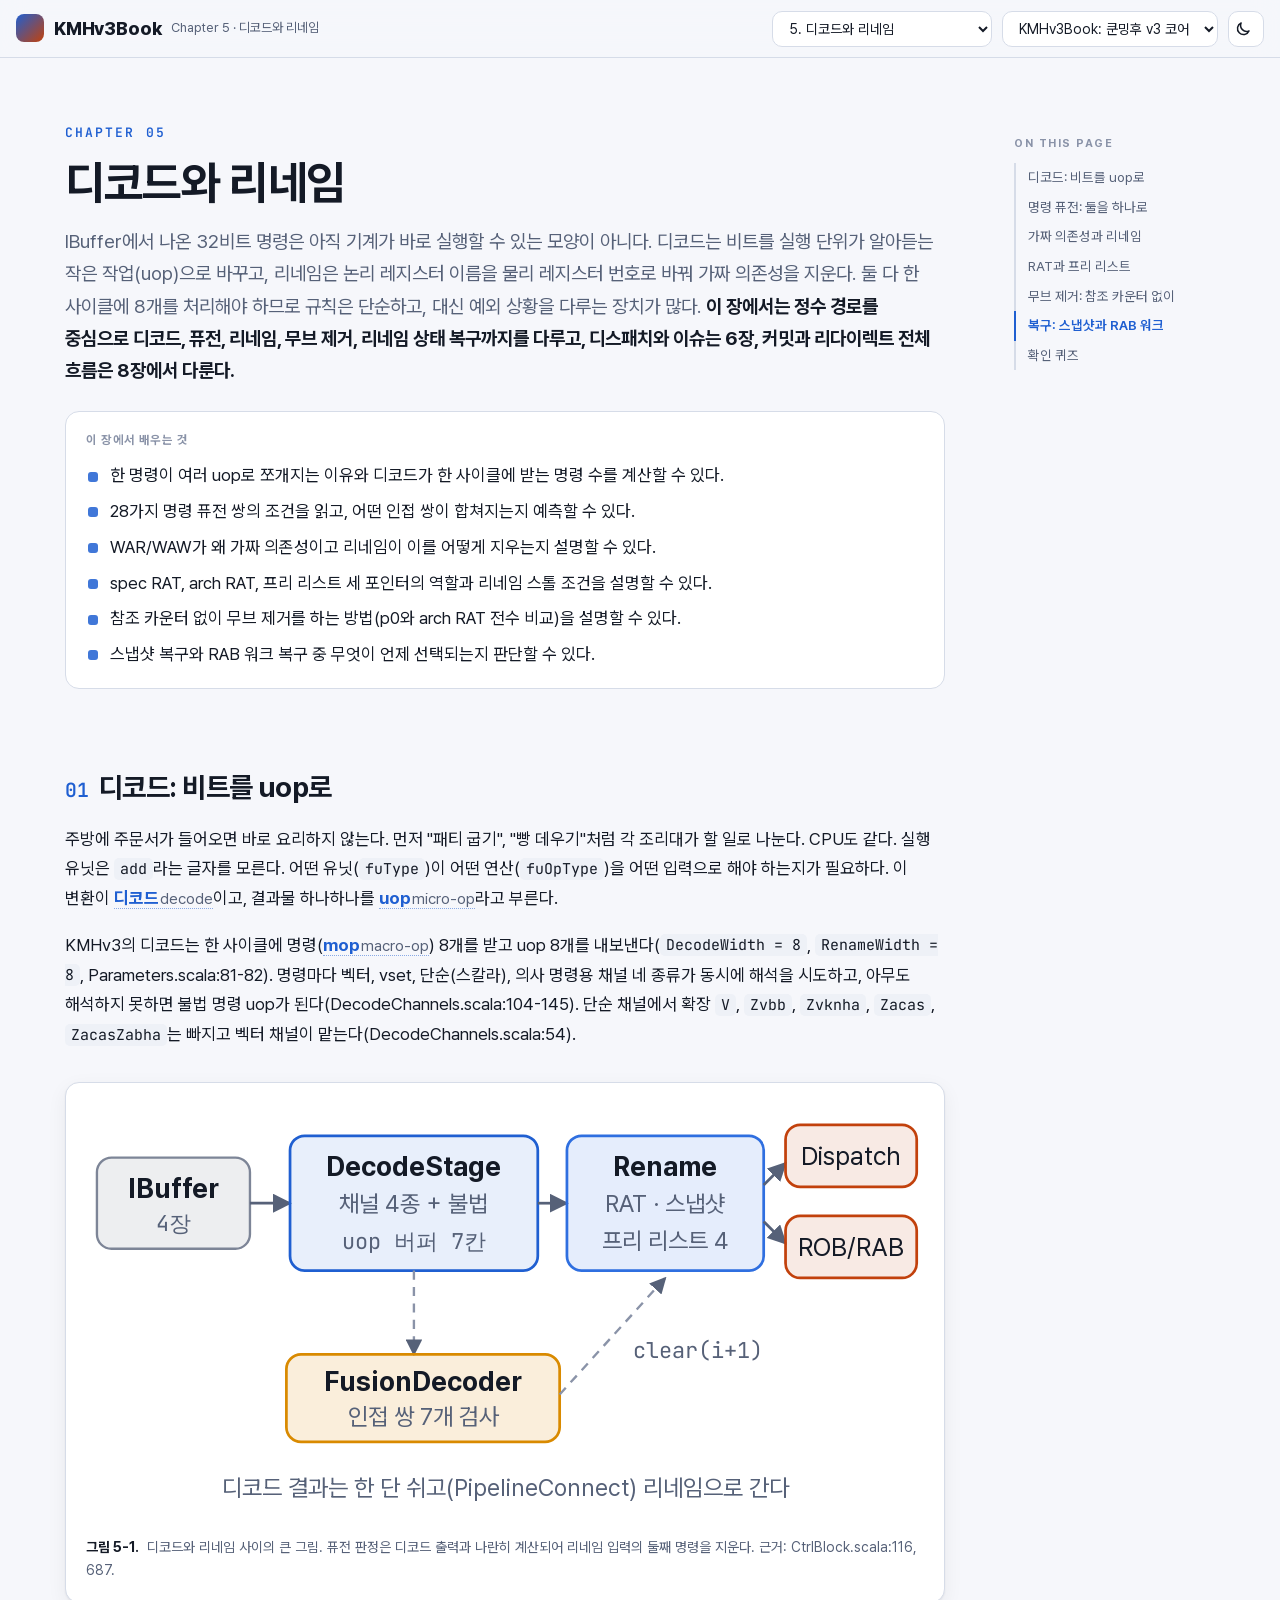
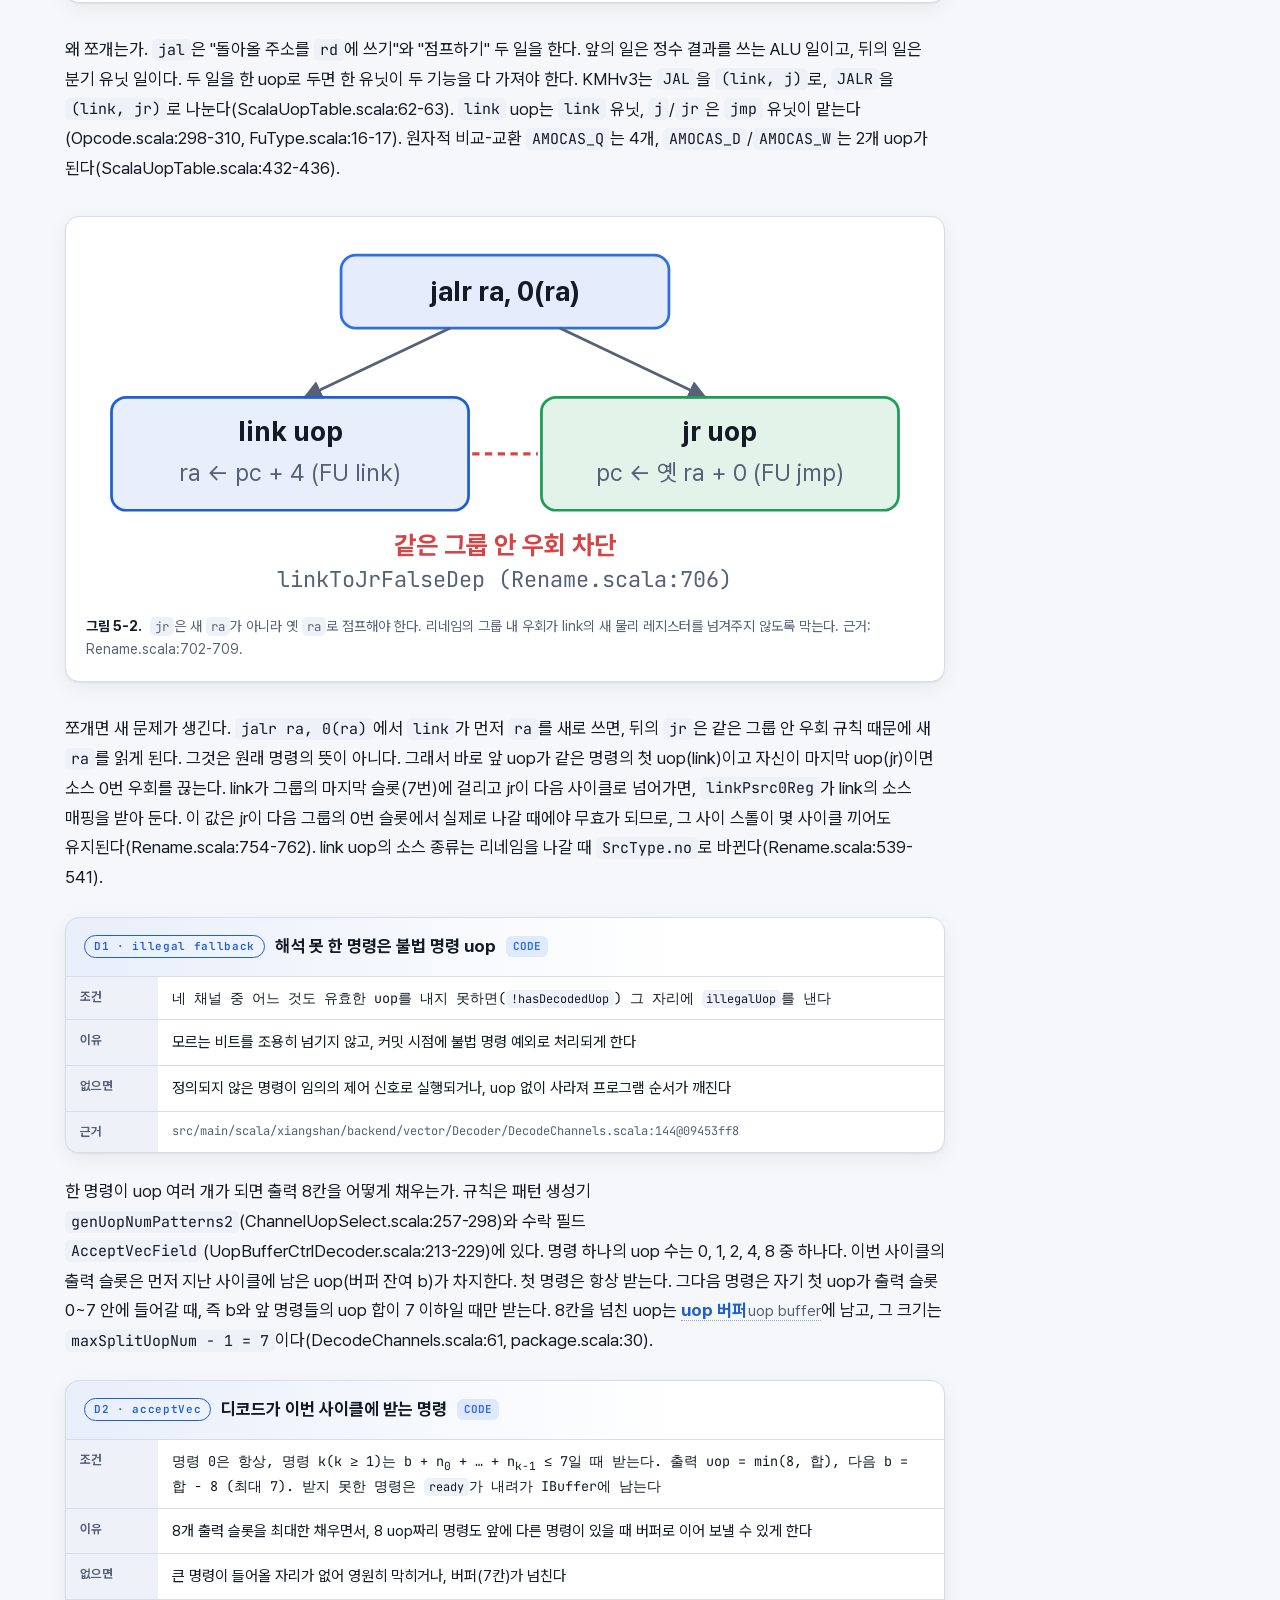
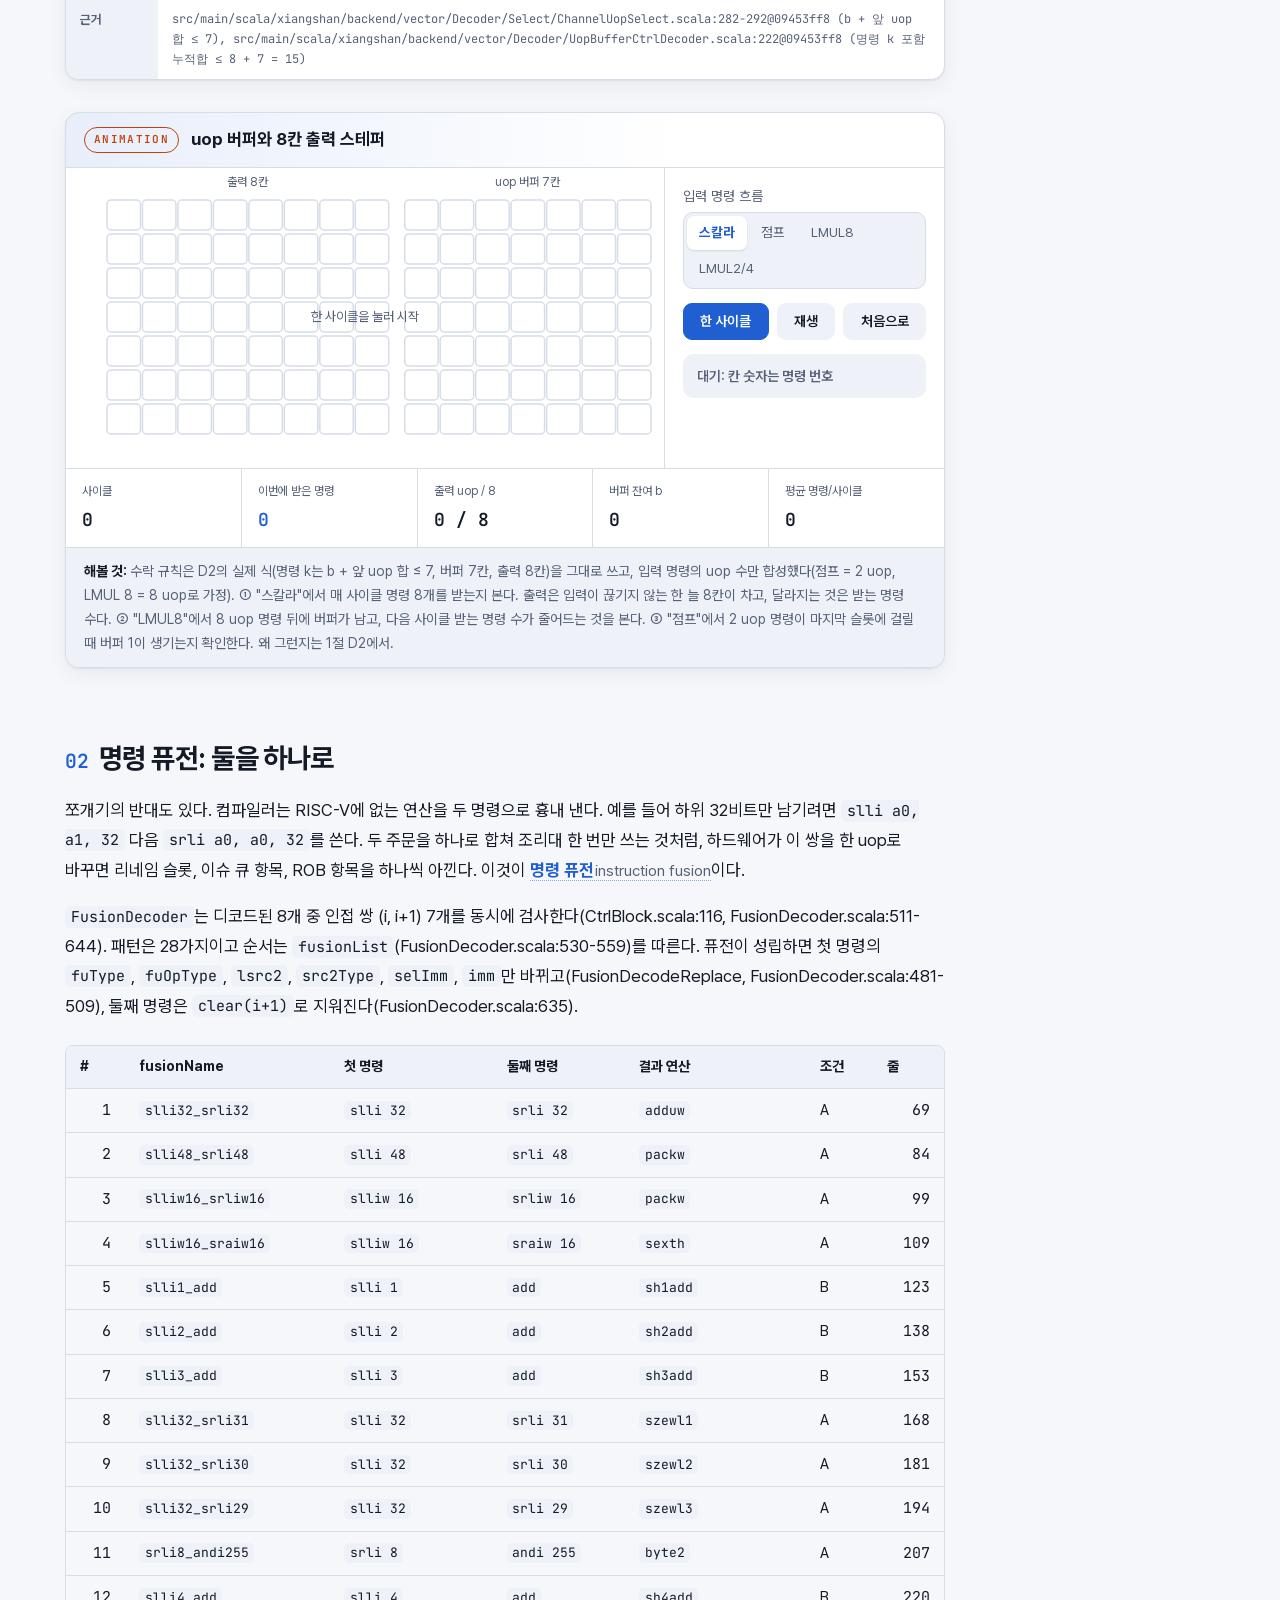
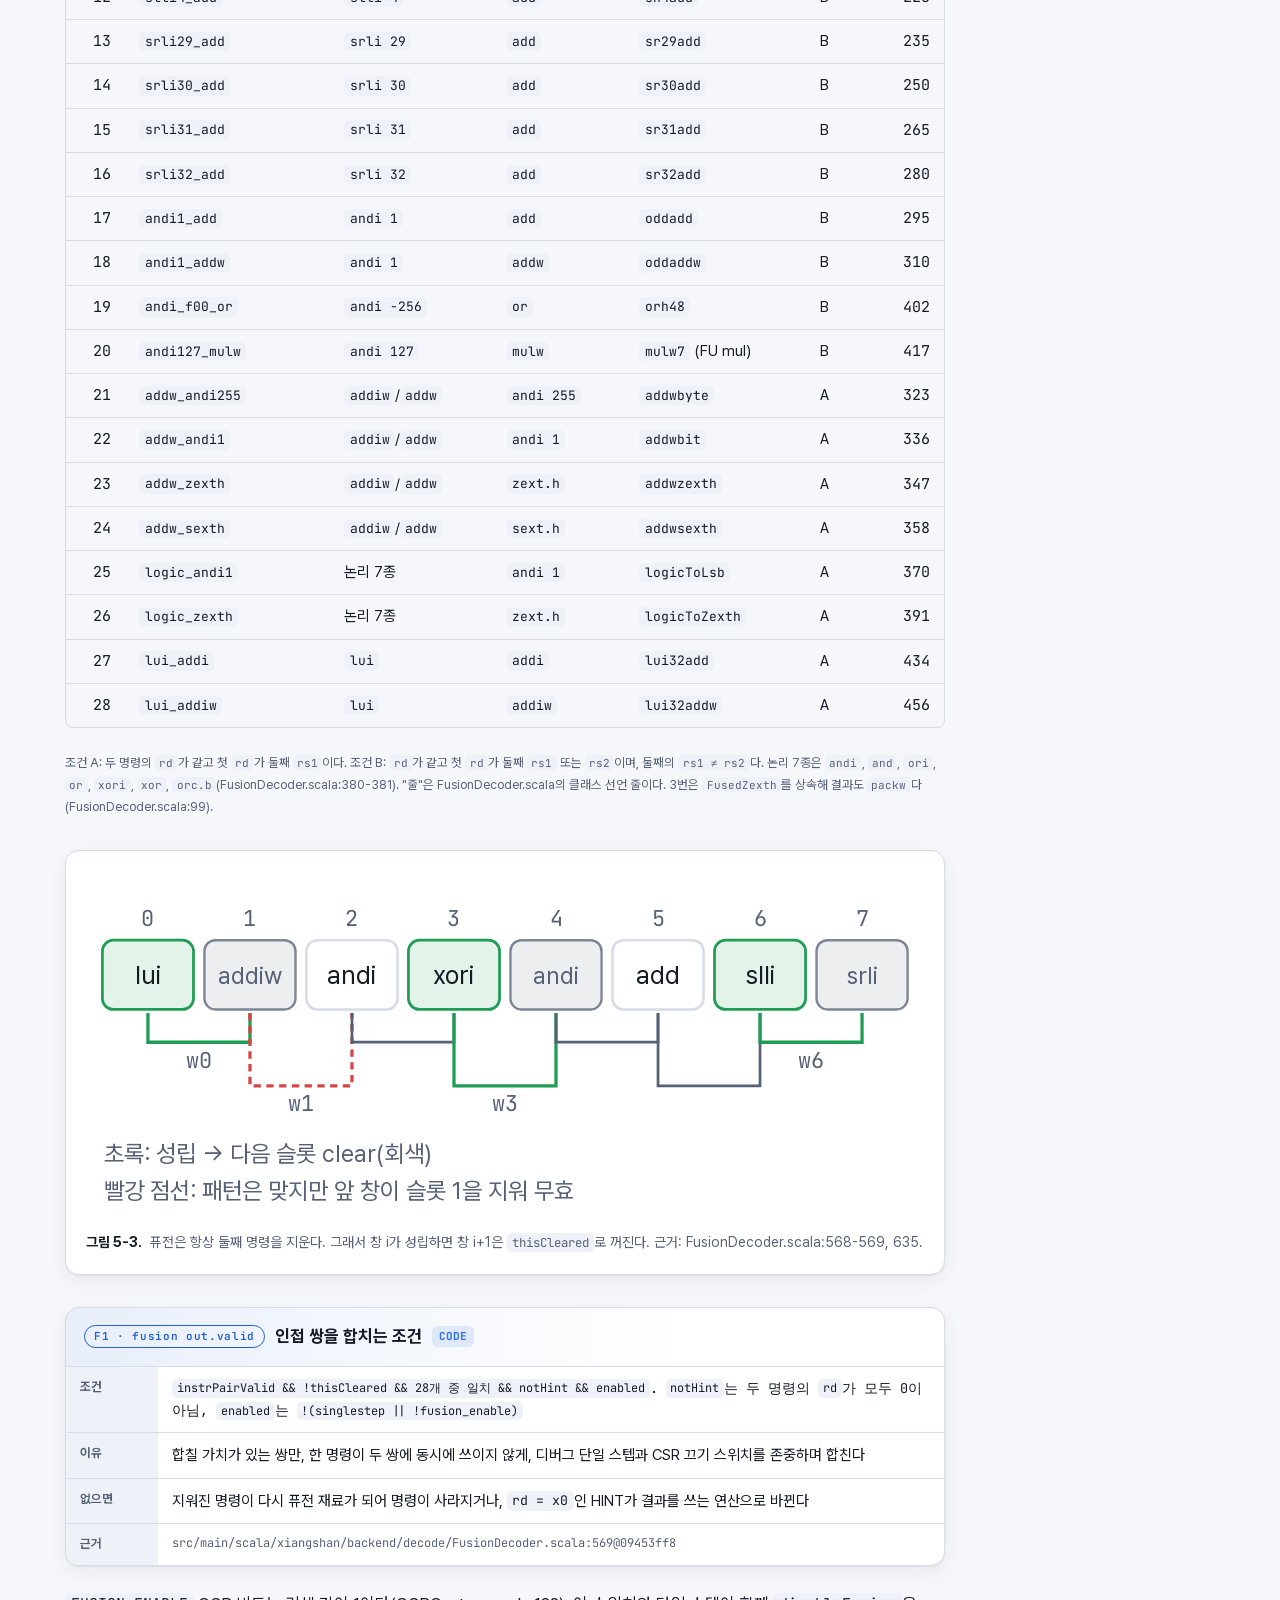
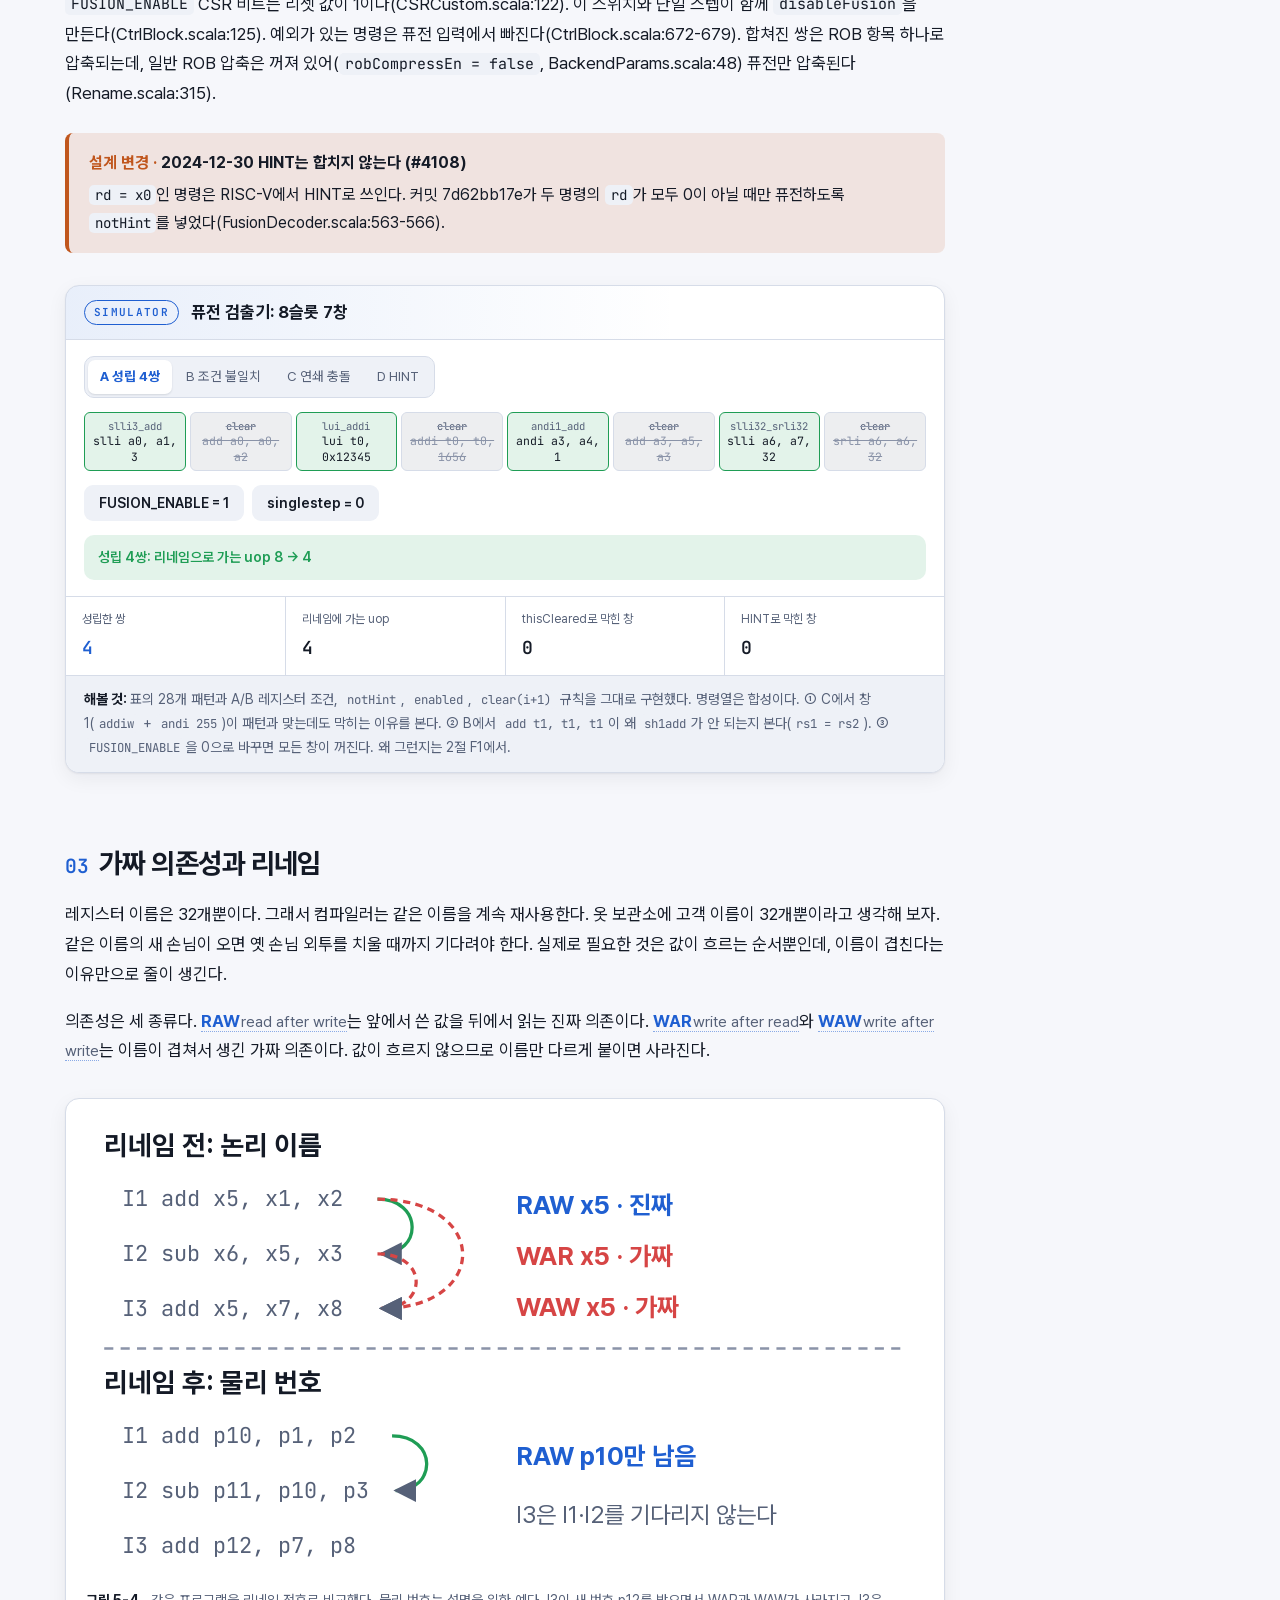
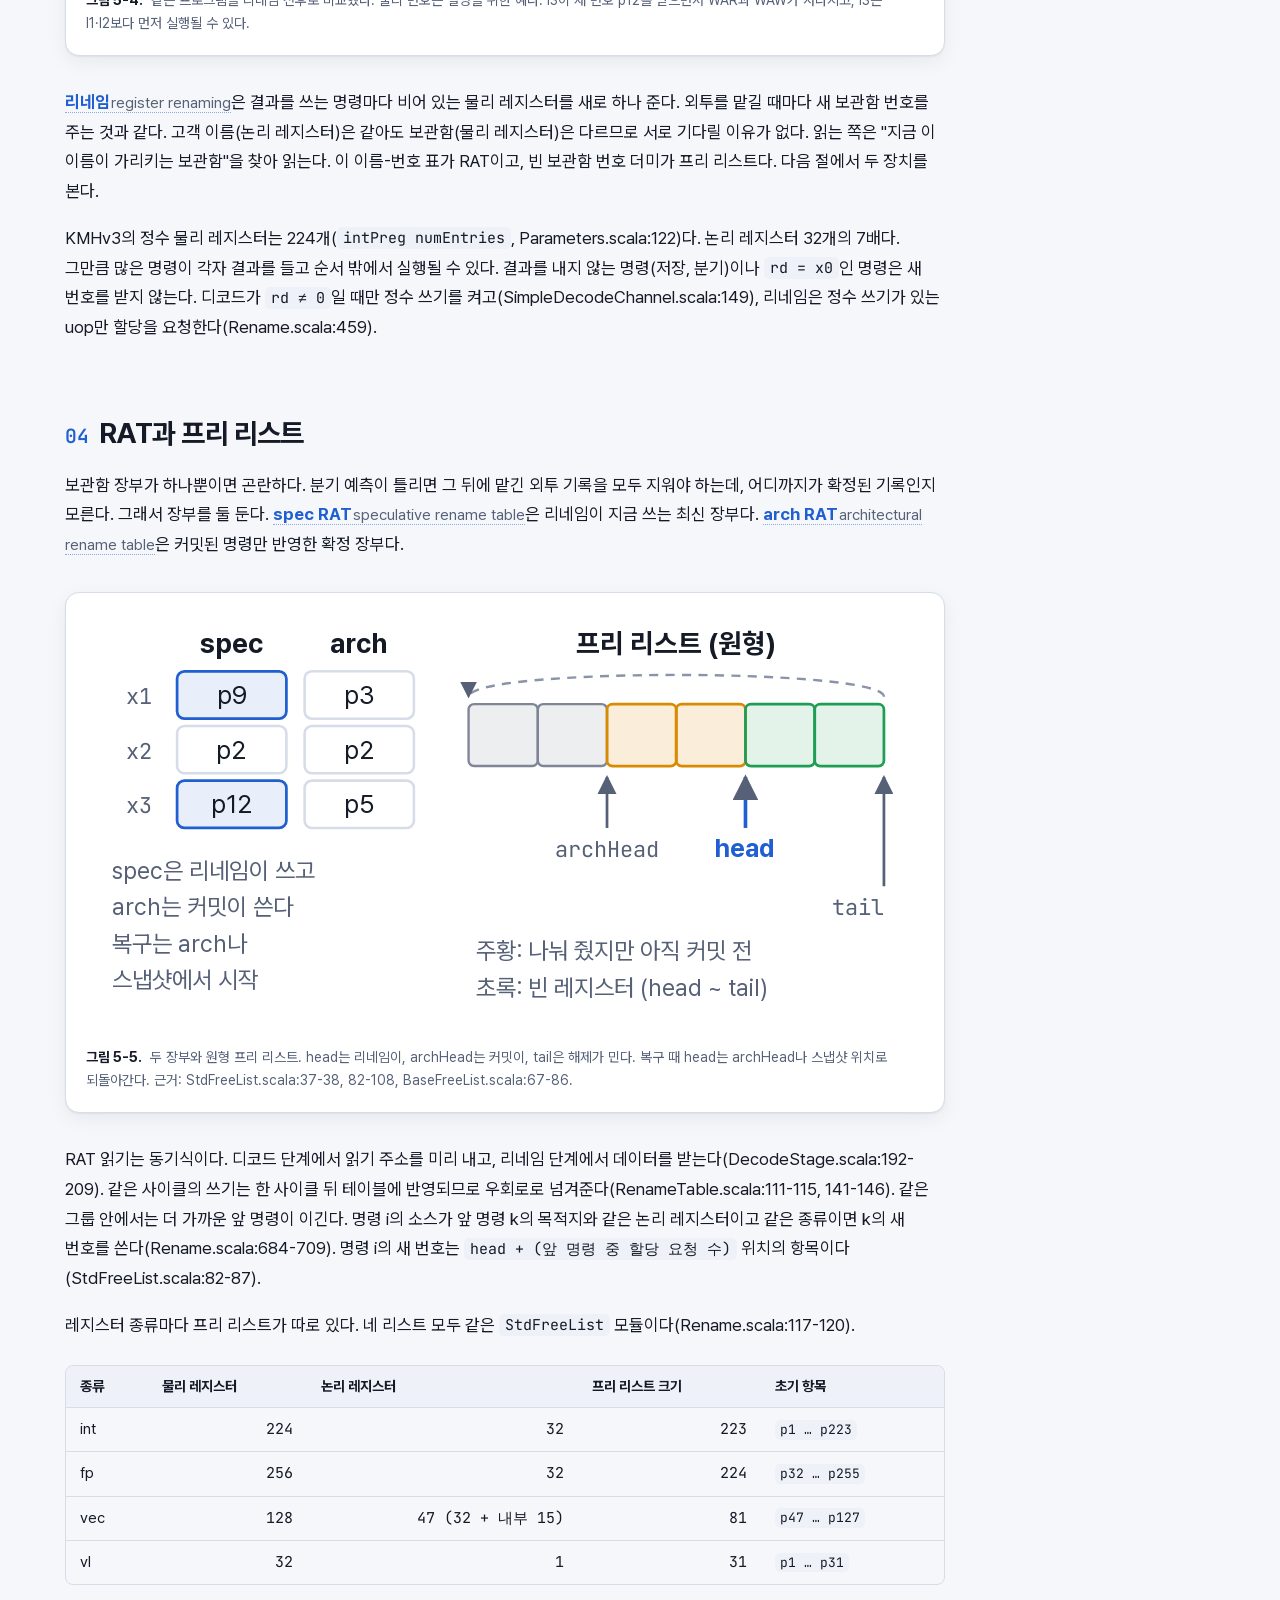
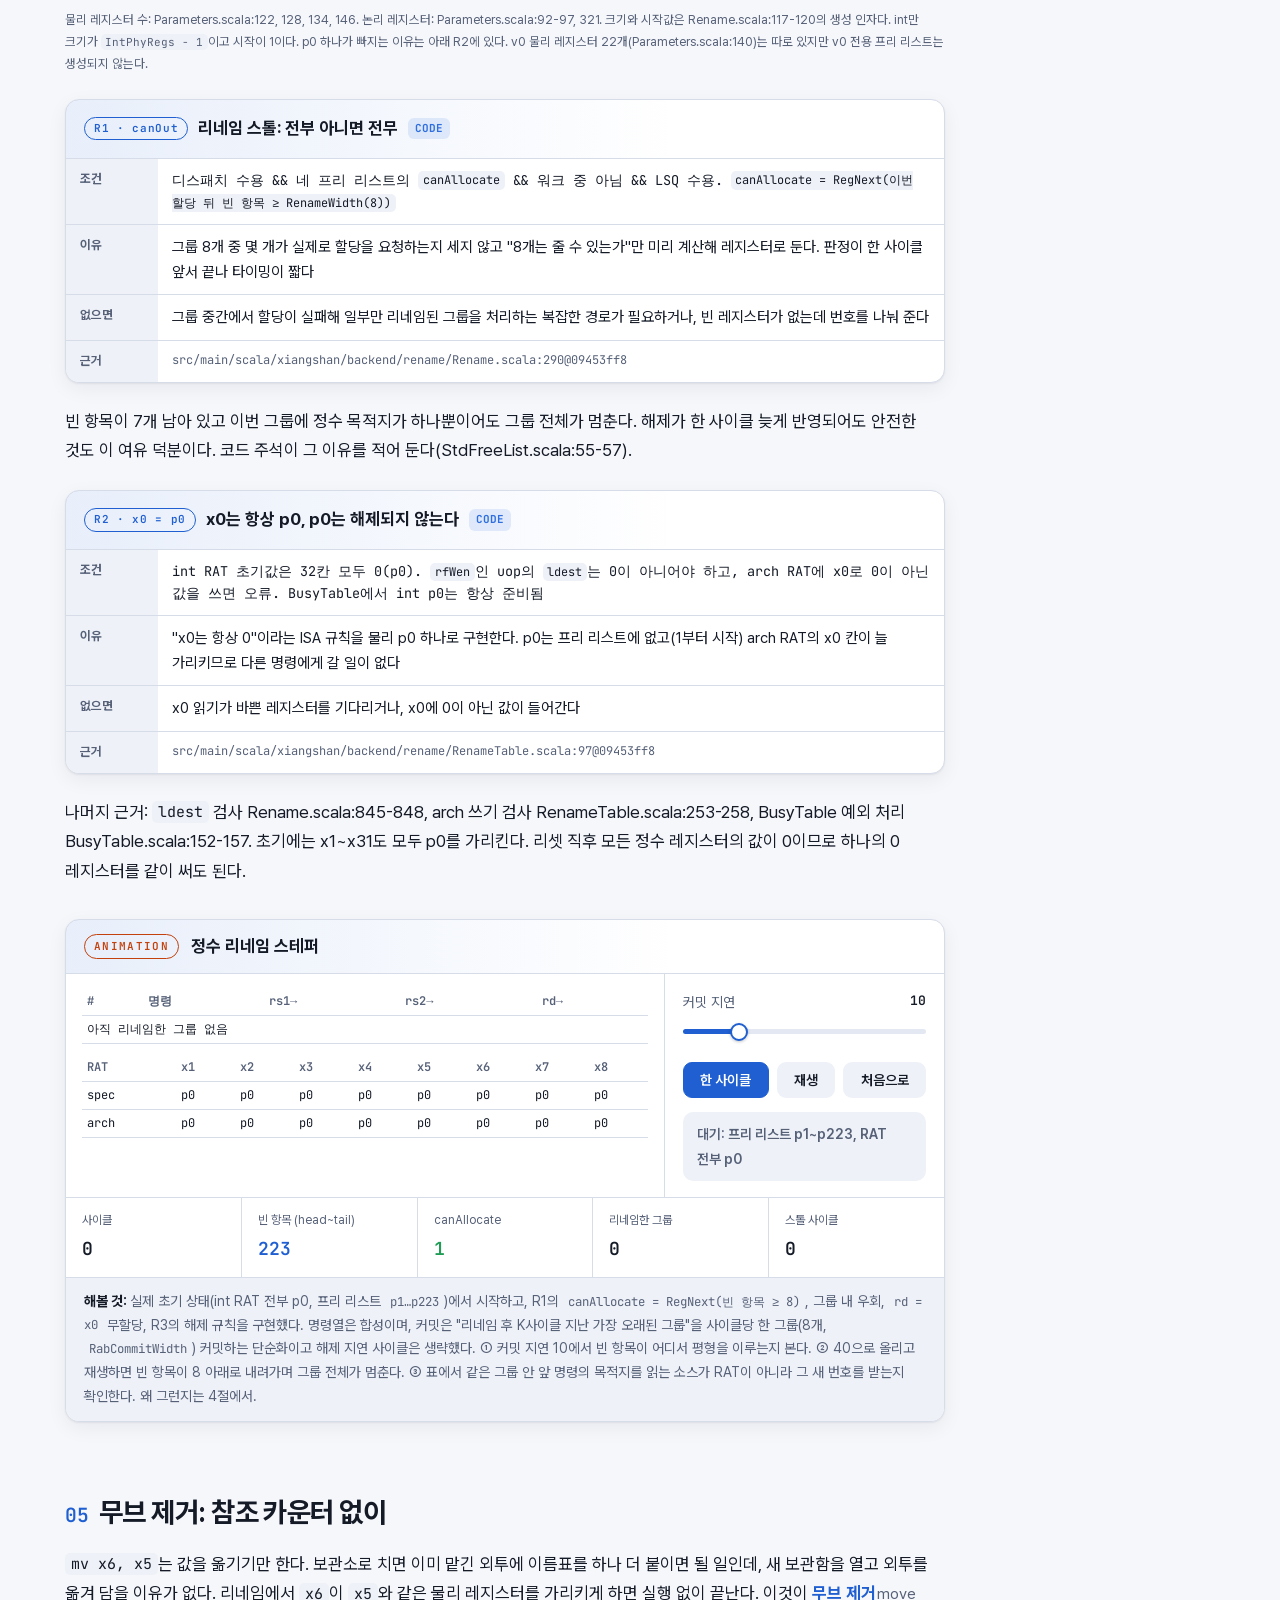
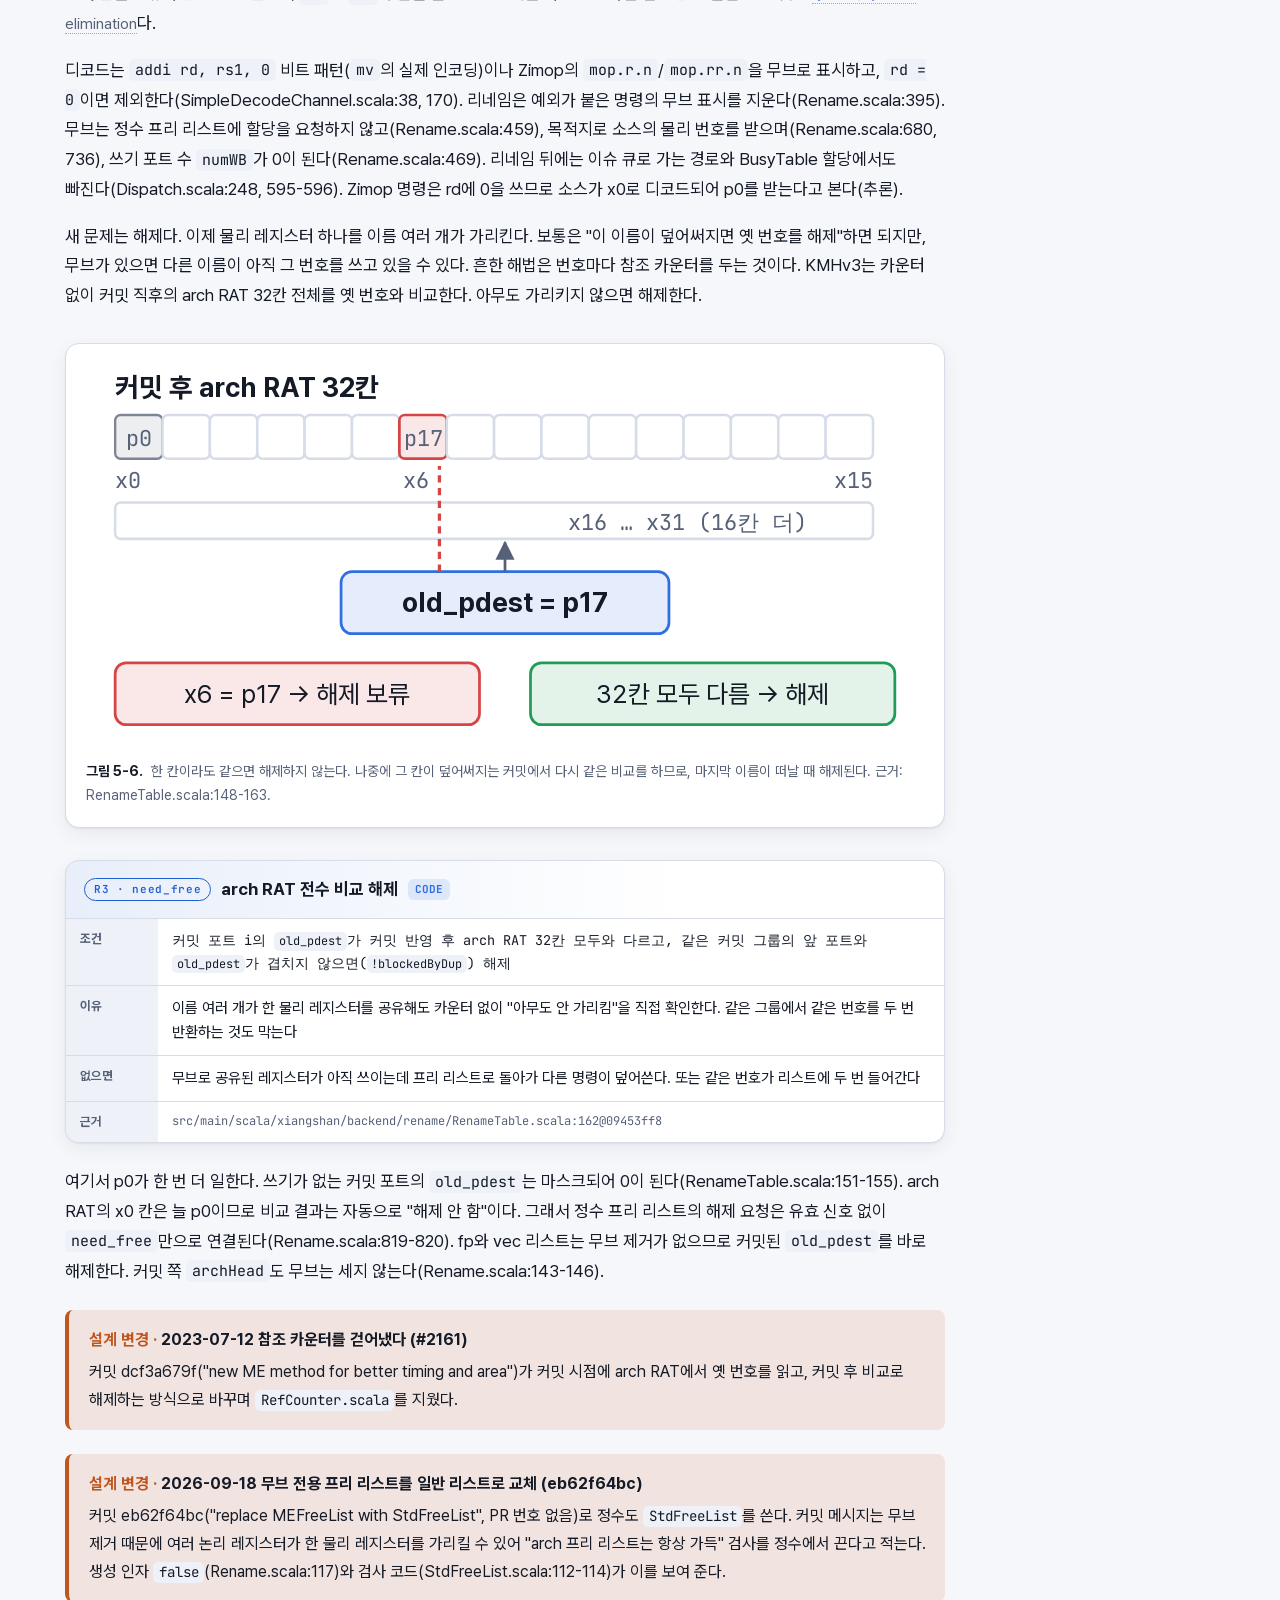
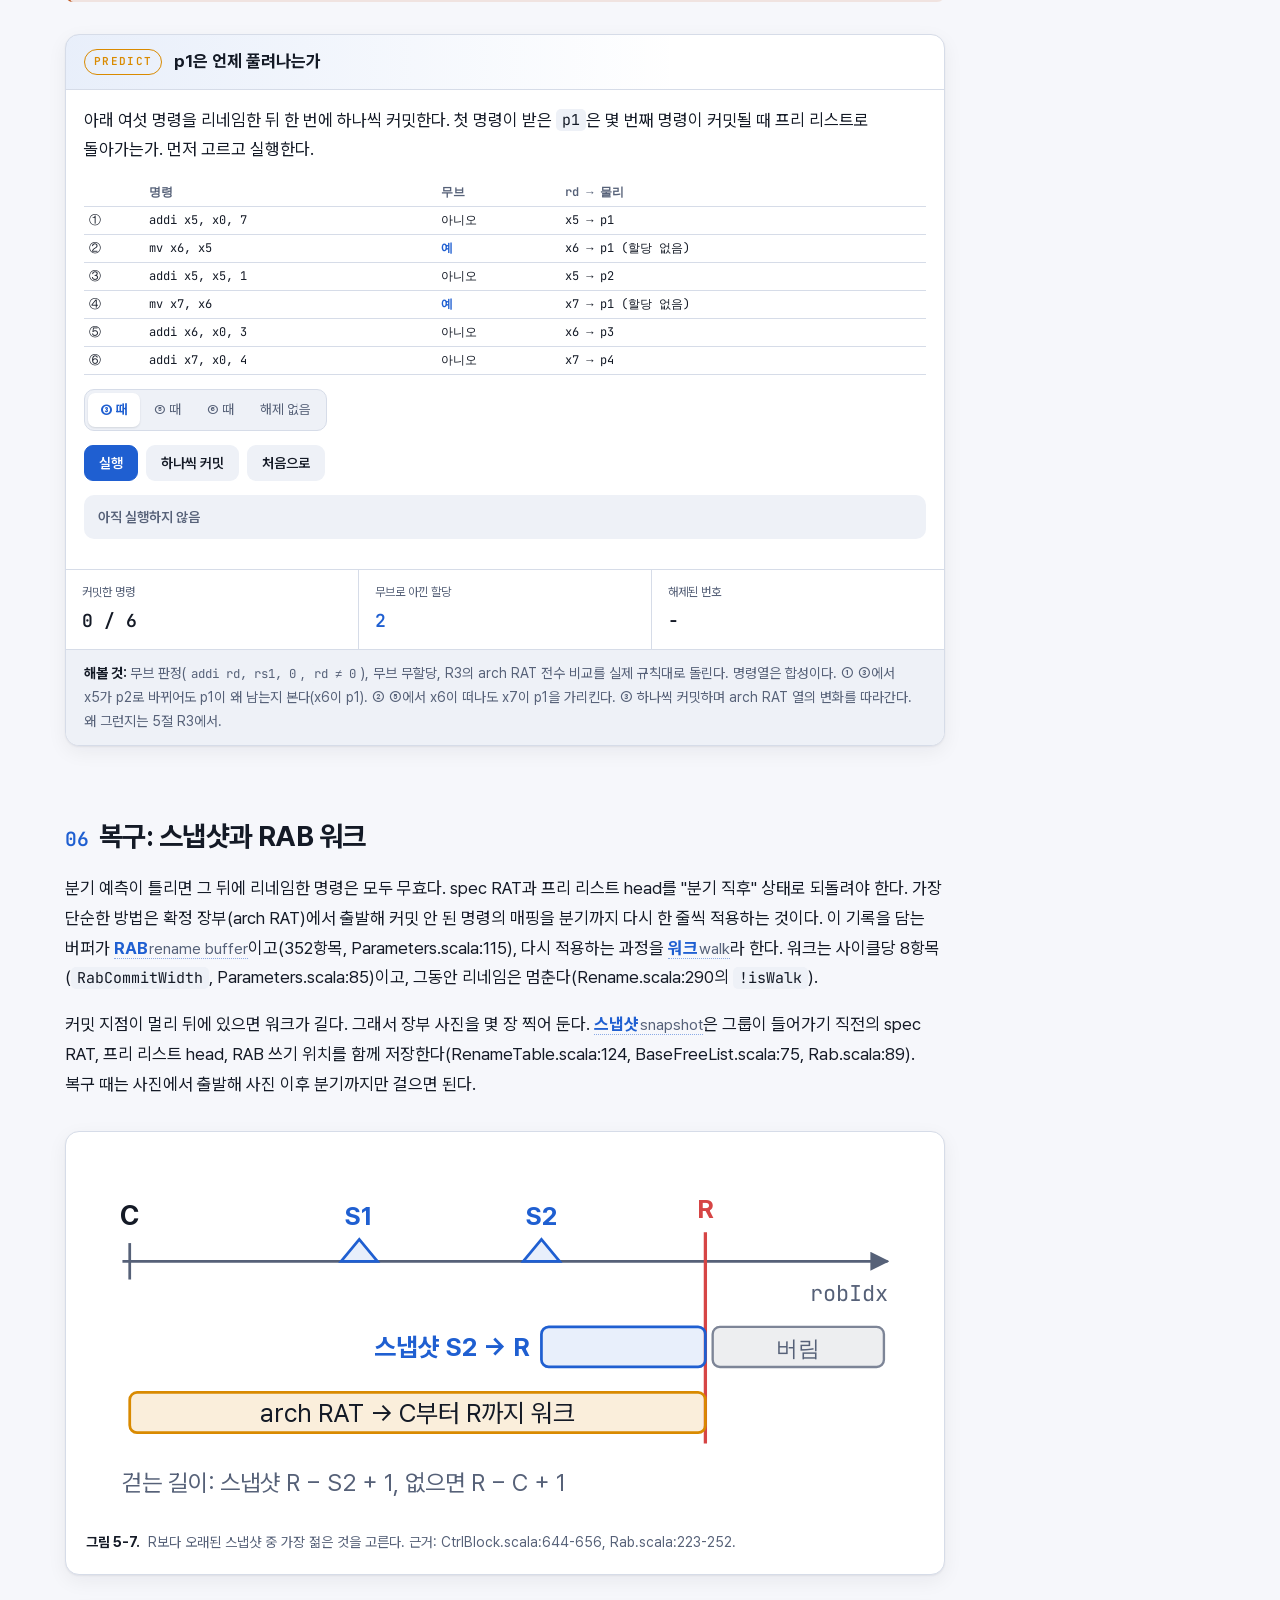
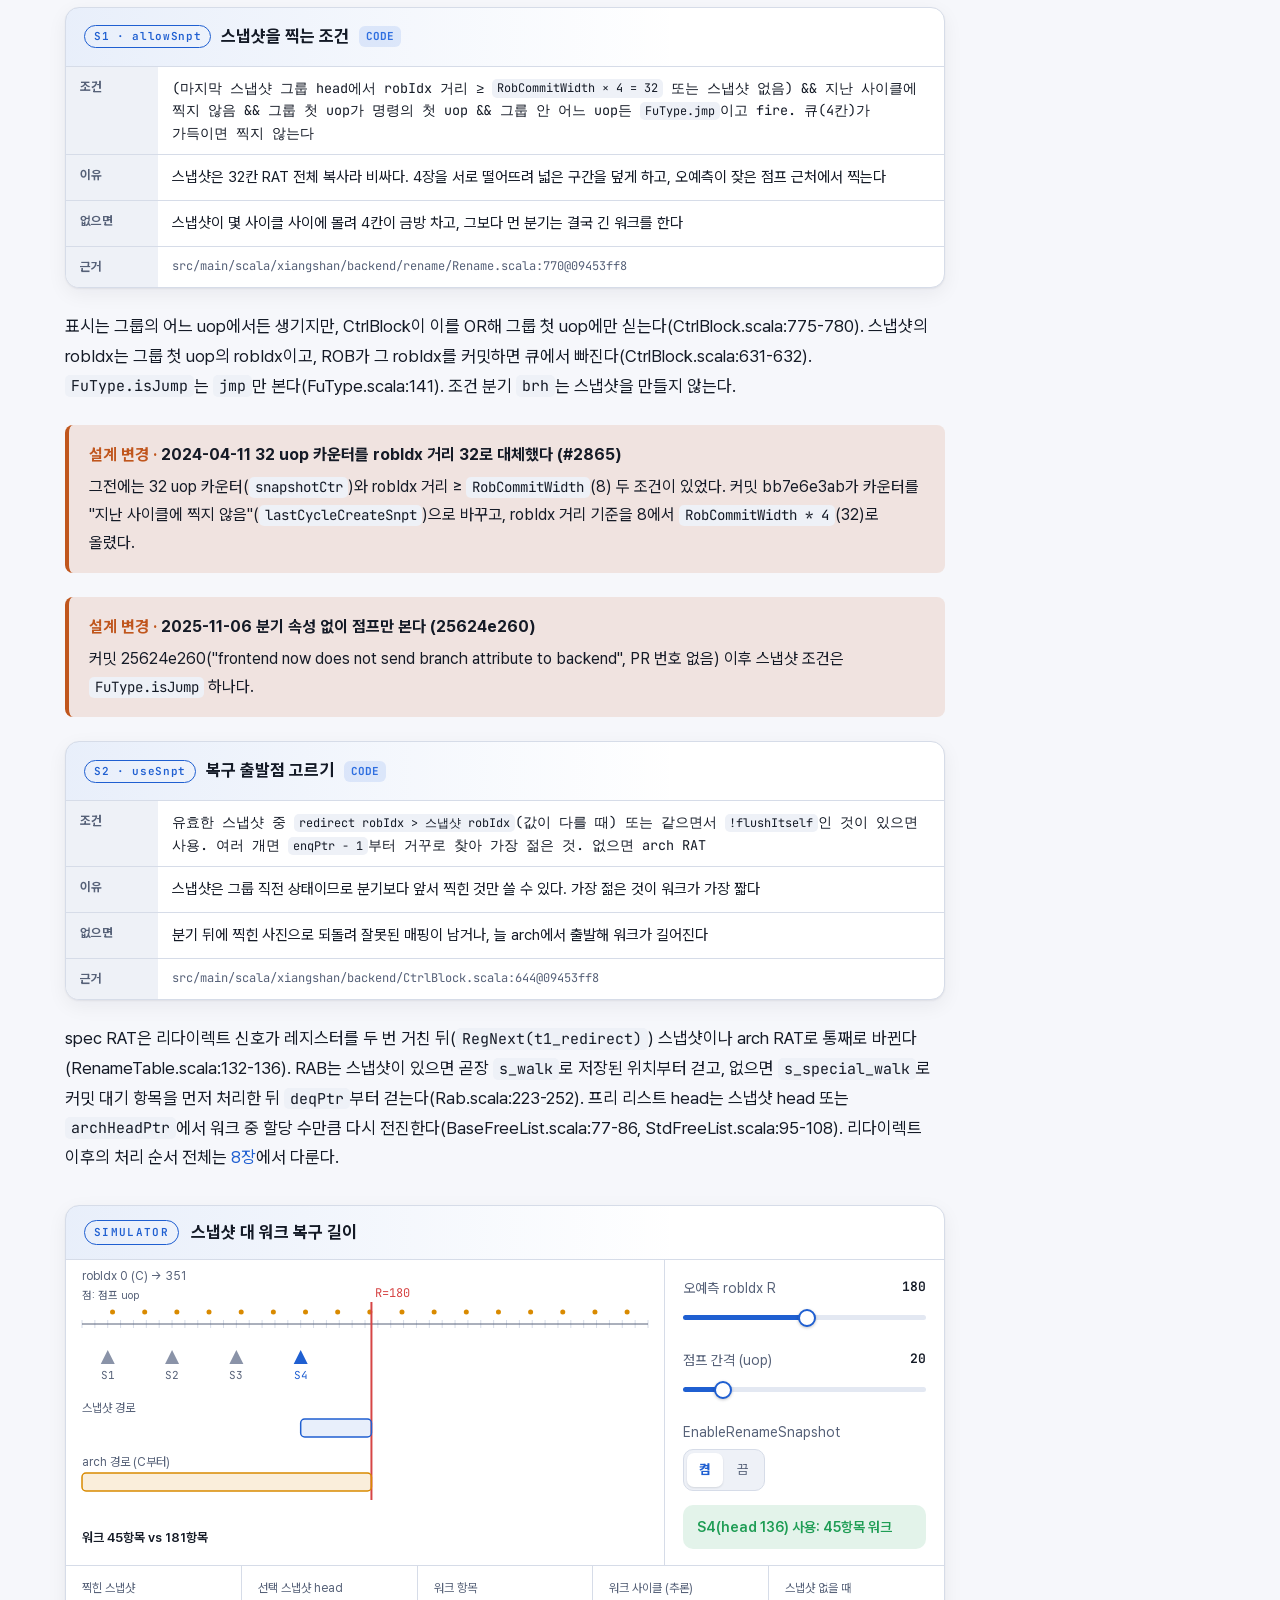
<file: ch05-decode-rename.html>
<!doctype html>
<html lang="ko" data-book="kmhv3">
<head>
<meta charset="utf-8">
<meta name="viewport" content="width=device-width, initial-scale=1">
<title>KMHv3Book 5장 디코드와 리네임</title>
<link rel="stylesheet" href="assets/book.css">
<script src="assets/book.js"></script>
<style>
.c5-pad { padding: 14px 16px; min-width: 0; }
.c5-grid { display: grid; grid-template-columns: repeat(8, minmax(0, 1fr)); gap: 4px; }
.c5-cell { border: 1px solid var(--border); border-radius: 6px; padding: 6px 3px; font-family: var(--mono); font-size: 11.5px; line-height: 1.35; background: var(--surface); text-align: center; min-width: 0; overflow-wrap: anywhere; }
.c5-cell .nm { display: block; font-size: 10.5px; color: var(--text-dim); }
.c5-cell.fz { background: var(--ok-soft); border-color: var(--ok); }
.c5-cell.cl { background: var(--grey-soft); color: var(--text-faint); text-decoration: line-through; }
.c5-cell.bl { background: var(--warn-soft); border-color: var(--warn); }
.c5-cell.acc { background: var(--accent-soft); border-color: var(--accent); }
.c5-tbl { width: 100%; border-collapse: collapse; font-family: var(--mono); font-size: 12px; }
.c5-tbl th, .c5-tbl td { border-bottom: 1px solid var(--border); padding: 3px 5px; text-align: left; white-space: nowrap; }
.c5-tbl th { color: var(--text-dim); font-weight: 600; }
.c5-tbl td.hl { color: var(--accent); font-weight: 700; }
.c5-tbl td.ok { color: var(--ok); font-weight: 700; }
.c5-tbl td.bad { color: var(--bad); }
.c5-scroll { overflow-x: auto; }
.c5-nw th, .c5-nw td { white-space: nowrap; }
.c5-cap { font-size: 12.5px; color: var(--text-dim); margin: 10px 0 4px; }
@media (max-width: 640px) { .c5-grid { grid-template-columns: repeat(4, minmax(0, 1fr)); } }
.seg { flex-wrap: wrap; } .seg button { white-space: nowrap; }
</style>
</head>
<body data-chapter="ch05">
<div class="page">
<main class="chapter">

<div class="chapter-hero">
  <div class="eyebrow">Chapter 05</div>
  <h1>디코드와 리네임</h1>
  <p class="lead">IBuffer에서 나온 32비트 명령은 아직 기계가 바로 실행할 수 있는 모양이 아니다. 디코드는 비트를 실행 단위가 알아듣는 작은 작업(uop)으로 바꾸고, 리네임은 논리 레지스터 이름을 물리 레지스터 번호로 바꿔 가짜 의존성을 지운다. 둘 다 한 사이클에 8개를 처리해야 하므로 규칙은 단순하고, 대신 예외 상황을 다루는 장치가 많다. <strong>이 장에서는 정수 경로를 중심으로 디코드, 퓨전, 리네임, 무브 제거, 리네임 상태 복구까지를 다루고, 디스패치와 이슈는 6장, 커밋과 리다이렉트 전체 흐름은 8장에서 다룬다.</strong></p>
  <ul class="objectives">
    <li>한 명령이 여러 uop로 쪼개지는 이유와 디코드가 한 사이클에 받는 명령 수를 계산할 수 있다.</li>
    <li>28가지 명령 퓨전 쌍의 조건을 읽고, 어떤 인접 쌍이 합쳐지는지 예측할 수 있다.</li>
    <li>WAR/WAW가 왜 가짜 의존성이고 리네임이 이를 어떻게 지우는지 설명할 수 있다.</li>
    <li>spec RAT, arch RAT, 프리 리스트 세 포인터의 역할과 리네임 스톨 조건을 설명할 수 있다.</li>
    <li>참조 카운터 없이 무브 제거를 하는 방법(p0와 arch RAT 전수 비교)을 설명할 수 있다.</li>
    <li>스냅샷 복구와 RAB 워크 복구 중 무엇이 언제 선택되는지 판단할 수 있다.</li>
  </ul>
</div>

<section>
  <h2>디코드: 비트를 uop로</h2>
  <p>주방에 주문서가 들어오면 바로 요리하지 않는다. 먼저 "패티 굽기", "빵 데우기"처럼 각 조리대가 할 일로 나눈다. CPU도 같다. 실행 유닛은 <code>add</code>라는 글자를 모른다. 어떤 유닛(<code>fuType</code>)이 어떤 연산(<code>fuOpType</code>)을 어떤 입력으로 해야 하는지가 필요하다. 이 변환이 <span class="term" data-def="명령 비트를 제어 신호 묶음(uop)으로 바꾸는 단계. KMHv3에서는 DecodeStage가 맡는다. src/main/scala/xiangshan/backend/vector/Decoder/DecodeStage.scala">디코드<span class="en">decode</span></span>이고, 결과물 하나하나를 <span class="term" data-def="micro-op. 실행 유닛 하나가 처리하는 최소 작업 단위. 명령 하나가 uop 하나가 되기도, 여러 개가 되기도 한다.">uop<span class="en">micro-op</span></span>라고 부른다.</p>
  <p>KMHv3의 디코드는 한 사이클에 명령(<span class="term" data-def="macro-op. 프로그램에 적힌 원래 명령 하나. 디코드 입력 단위.">mop<span class="en">macro-op</span></span>) 8개를 받고 uop 8개를 내보낸다(<code>DecodeWidth = 8</code>, <code>RenameWidth = 8</code>, Parameters.scala:81-82). 명령마다 벡터, vset, 단순(스칼라), 의사 명령용 채널 네 종류가 동시에 해석을 시도하고, 아무도 해석하지 못하면 불법 명령 uop가 된다(DecodeChannels.scala:104-145). 단순 채널에서 확장 <code>V</code>, <code>Zvbb</code>, <code>Zvknha</code>, <code>Zacas</code>, <code>ZacasZabha</code>는 빠지고 벡터 채널이 맡는다(DecodeChannels.scala:54).</p>

  <figure class="diagram">
    <svg viewBox="0 0 460 230" role="img" aria-label="IBuffer에서 DecodeStage, Rename, Dispatch와 ROB로 가는 흐름과 옆의 FusionDecoder">
      <defs><marker id="c5a1" viewBox="0 0 10 10" refX="9" refY="5" markerWidth="7" markerHeight="7" orient="auto"><path d="M0,0 L10,5 L0,10 z" fill="var(--text-dim)"/></marker></defs>
      <rect class="box-grey" x="6" y="30" width="84" height="50" rx="8"/>
      <text x="48" y="52" text-anchor="middle" class="lbl-b">IBuffer</text>
      <text x="48" y="70" text-anchor="middle" class="lbl-mono">4장</text>
      <line class="ln" x1="90" y1="55" x2="112" y2="55" marker-end="url(#c5a1)"/>
      <rect class="box-acc" x="112" y="18" width="136" height="74" rx="8"/>
      <text x="180" y="40" text-anchor="middle" class="lbl-b">DecodeStage</text>
      <text x="180" y="60" text-anchor="middle" class="lbl-dim">채널 4종 + 불법</text>
      <text x="180" y="80" text-anchor="middle" class="lbl-mono">uop 버퍼 7칸</text>
      <line class="ln" x1="248" y1="55" x2="264" y2="55" marker-end="url(#c5a1)"/>
      <rect class="box-code" x="264" y="18" width="108" height="74" rx="8"/>
      <text x="318" y="40" text-anchor="middle" class="lbl-b">Rename</text>
      <text x="318" y="60" text-anchor="middle" class="lbl-dim">RAT · 스냅샷</text>
      <text x="318" y="80" text-anchor="middle" class="lbl-dim">프리 리스트 4</text>
      <line class="ln" x1="372" y1="45" x2="384" y2="33" marker-end="url(#c5a1)"/>
      <line class="ln" x1="372" y1="65" x2="384" y2="77" marker-end="url(#c5a1)"/>
      <rect class="box-2" x="384" y="12" width="72" height="34" rx="8"/>
      <text x="420" y="34" text-anchor="middle" class="lbl">Dispatch</text>
      <rect class="box-2" x="384" y="62" width="72" height="34" rx="8"/>
      <text x="420" y="84" text-anchor="middle" class="lbl">ROB/RAB</text>
      <line class="ln-dash" x1="180" y1="92" x2="180" y2="138" marker-end="url(#c5a1)"/>
      <rect class="box-warn" x="110" y="138" width="150" height="48" rx="8"/>
      <text x="185" y="158" text-anchor="middle" class="lbl-b">FusionDecoder</text>
      <text x="185" y="177" text-anchor="middle" class="lbl-dim">인접 쌍 7개 검사</text>
      <line class="ln-dash" x1="260" y1="160" x2="318" y2="96" marker-end="url(#c5a1)"/>
      <text x="300" y="140" class="lbl-mono">clear(i+1)</text>
      <text x="230" y="216" text-anchor="middle" class="lbl-dim">디코드 결과는 한 단 쉬고(PipelineConnect) 리네임으로 간다</text>
    </svg>
    <figcaption>디코드와 리네임 사이의 큰 그림. 퓨전 판정은 디코드 출력과 나란히 계산되어 리네임 입력의 둘째 명령을 지운다. 근거: CtrlBlock.scala:116, 687.</figcaption>
  </figure>

  <p>왜 쪼개는가. <code>jal</code>은 "돌아올 주소를 <code>rd</code>에 쓰기"와 "점프하기" 두 일을 한다. 앞의 일은 정수 결과를 쓰는 ALU 일이고, 뒤의 일은 분기 유닛 일이다. 두 일을 한 uop로 두면 한 유닛이 두 기능을 다 가져야 한다. KMHv3는 <code>JAL</code>을 <code>(link, j)</code>로, <code>JALR</code>을 <code>(link, jr)</code>로 나눈다(ScalaUopTable.scala:62-63). <code>link</code> uop는 <code>link</code> 유닛, <code>j</code>/<code>jr</code>은 <code>jmp</code> 유닛이 맡는다(Opcode.scala:298-310, FuType.scala:16-17). 원자적 비교-교환 <code>AMOCAS_Q</code>는 4개, <code>AMOCAS_D</code>/<code>AMOCAS_W</code>는 2개 uop가 된다(ScalaUopTable.scala:432-436).</p>

  <figure class="diagram">
    <svg viewBox="0 0 460 200" role="img" aria-label="jalr ra, 0(ra)가 link uop와 jr uop로 나뉘고 그 사이 우회가 차단된다">
      <defs><marker id="c5a2" viewBox="0 0 10 10" refX="9" refY="5" markerWidth="7" markerHeight="7" orient="auto"><path d="M0,0 L10,5 L0,10 z" fill="var(--text-dim)"/></marker></defs>
      <rect class="box-code" x="140" y="10" width="180" height="40" rx="8"/>
      <text x="230" y="35" text-anchor="middle" class="lbl-b">jalr ra, 0(ra)</text>
      <line class="ln" x1="200" y1="50" x2="120" y2="88" marker-end="url(#c5a2)"/>
      <line class="ln" x1="260" y1="50" x2="340" y2="88" marker-end="url(#c5a2)"/>
      <rect class="box-acc" x="14" y="88" width="196" height="62" rx="8"/>
      <text x="112" y="112" text-anchor="middle" class="lbl-b">link uop</text>
      <text x="112" y="134" text-anchor="middle" class="lbl-dim">ra ← pc + 4 (FU link)</text>
      <rect class="box-ok" x="250" y="88" width="196" height="62" rx="8"/>
      <text x="348" y="112" text-anchor="middle" class="lbl-b">jr uop</text>
      <text x="348" y="134" text-anchor="middle" class="lbl-dim">pc ← 옛 ra + 0 (FU jmp)</text>
      <line class="ln-bad" x1="212" y1="119" x2="248" y2="119" stroke-dasharray="4 3"/>
      <text x="230" y="174" text-anchor="middle" class="lbl-bad">같은 그룹 안 우회 차단</text>
      <text x="230" y="192" text-anchor="middle" class="lbl-mono">linkToJrFalseDep (Rename.scala:706)</text>
    </svg>
    <figcaption><code>jr</code>은 새 <code>ra</code>가 아니라 옛 <code>ra</code>로 점프해야 한다. 리네임의 그룹 내 우회가 link의 새 물리 레지스터를 넘겨주지 않도록 막는다. 근거: Rename.scala:702-709.</figcaption>
  </figure>

  <p>쪼개면 새 문제가 생긴다. <code>jalr ra, 0(ra)</code>에서 <code>link</code>가 먼저 <code>ra</code>를 새로 쓰면, 뒤의 <code>jr</code>은 같은 그룹 안 우회 규칙 때문에 새 <code>ra</code>를 읽게 된다. 그것은 원래 명령의 뜻이 아니다. 그래서 바로 앞 uop가 같은 명령의 첫 uop(link)이고 자신이 마지막 uop(jr)이면 소스 0번 우회를 끊는다. link가 그룹의 마지막 슬롯(7번)에 걸리고 jr이 다음 사이클로 넘어가면, <code>linkPsrc0Reg</code>가 link의 소스 매핑을 받아 둔다. 이 값은 jr이 다음 그룹의 0번 슬롯에서 실제로 나갈 때에야 무효가 되므로, 그 사이 스톨이 몇 사이클 끼어도 유지된다(Rename.scala:754-762). link uop의 소스 종류는 리네임을 나갈 때 <code>SrcType.no</code>로 바뀐다(Rename.scala:539-541).</p>

  <div class="gate">
    <div class="gate-head"><span class="gate-id">D1 · illegal fallback</span><h4>해석 못 한 명령은 불법 명령 uop</h4><span class="actor code">CODE</span></div>
    <dl>
      <dt>조건</dt><dd class="cond">네 채널 중 어느 것도 유효한 uop를 내지 못하면(<code>!hasDecodedUop</code>) 그 자리에 <code>illegalUop</code>를 낸다</dd>
      <dt>이유</dt><dd class="why">모르는 비트를 조용히 넘기지 않고, 커밋 시점에 불법 명령 예외로 처리되게 한다</dd>
      <dt>없으면</dt><dd>정의되지 않은 명령이 임의의 제어 신호로 실행되거나, uop 없이 사라져 프로그램 순서가 깨진다</dd>
      <dt>근거</dt><dd class="src">src/main/scala/xiangshan/backend/vector/Decoder/DecodeChannels.scala:144@09453ff8</dd>
    </dl>
  </div>

  <p>한 명령이 uop 여러 개가 되면 출력 8칸을 어떻게 채우는가. 규칙은 패턴 생성기 <code>genUopNumPatterns2</code>(ChannelUopSelect.scala:257-298)와 수락 필드 <code>AcceptVecField</code>(UopBufferCtrlDecoder.scala:213-229)에 있다. 명령 하나의 uop 수는 0, 1, 2, 4, 8 중 하나다. 이번 사이클의 출력 슬롯은 먼저 지난 사이클에 남은 uop(버퍼 잔여 b)가 차지한다. 첫 명령은 항상 받는다. 그다음 명령은 자기 첫 uop가 출력 슬롯 0~7 안에 들어갈 때, 즉 b와 앞 명령들의 uop 합이 7 이하일 때만 받는다. 8칸을 넘친 uop는 <span class="term" data-def="한 명령의 uop가 출력 8칸을 넘칠 때 남는 uop를 다음 사이클까지 보관하는 7칸짜리 버퍼. uopBufferSize = maxSplitUopNum - 1 = 7.">uop 버퍼<span class="en">uop buffer</span></span>에 남고, 그 크기는 <code>maxSplitUopNum - 1 = 7</code>이다(DecodeChannels.scala:61, package.scala:30).</p>

  <div class="gate">
    <div class="gate-head"><span class="gate-id">D2 · acceptVec</span><h4>디코드가 이번 사이클에 받는 명령</h4><span class="actor code">CODE</span></div>
    <dl>
      <dt>조건</dt><dd class="cond">명령 0은 항상, 명령 k(k ≥ 1)는 b + n<sub>0</sub> + … + n<sub>k-1</sub> ≤ 7일 때 받는다. 출력 uop = min(8, 합), 다음 b = 합 − 8 (최대 7). 받지 못한 명령은 <code>ready</code>가 내려가 IBuffer에 남는다</dd>
      <dt>이유</dt><dd class="why">8개 출력 슬롯을 최대한 채우면서, 8 uop짜리 명령도 앞에 다른 명령이 있을 때 버퍼로 이어 보낼 수 있게 한다</dd>
      <dt>없으면</dt><dd>큰 명령이 들어올 자리가 없어 영원히 막히거나, 버퍼(7칸)가 넘친다</dd>
      <dt>근거</dt><dd class="src">src/main/scala/xiangshan/backend/vector/Decoder/Select/ChannelUopSelect.scala:282-292@09453ff8 (b + 앞 uop 합 ≤ 7), src/main/scala/xiangshan/backend/vector/Decoder/UopBufferCtrlDecoder.scala:222@09453ff8 (명령 k 포함 누적합 ≤ 8 + 7 = 15)</dd>
    </dl>
  </div>

  <div class="sim" id="sim-dec">
    <div class="sim-head"><span class="sim-tag anim">ANIMATION</span><h3>uop 버퍼와 8칸 출력 스테퍼</h3></div>
    <div class="sim-body side">
      <div class="sim-view"><canvas id="dec-cv"></canvas></div>
      <div class="sim-controls">
        <div class="ctl"><label>입력 명령 흐름</label>
          <div class="seg" id="dec-seg"><button class="on">스칼라</button><button>점프</button><button>LMUL8</button><button>LMUL2/4</button></div></div>
        <div class="btn-row"><button class="btn primary" id="dec-step">한 사이클</button><button class="btn" id="dec-play">재생</button><button class="btn" id="dec-reset">처음으로</button></div>
        <div class="verdict grey" id="dec-verdict">대기</div>
      </div>
    </div>
    <div class="sim-readout">
      <div class="ro"><span>사이클</span><b id="dec-ro-cyc">0</b></div>
      <div class="ro"><span>이번에 받은 명령</span><b id="dec-ro-mop" class="acc">0</b></div>
      <div class="ro"><span>출력 uop / 8</span><b id="dec-ro-uop">0</b></div>
      <div class="ro"><span>버퍼 잔여 b</span><b id="dec-ro-buf">0</b></div>
      <div class="ro"><span>평균 명령/사이클</span><b id="dec-ro-avg">0</b></div>
    </div>
    <div class="sim-note">수락 규칙은 D2의 실제 식(명령 k는 b + 앞 uop 합 ≤ 7, 버퍼 7칸, 출력 8칸)을 그대로 쓰고, 입력 명령의 uop 수만 합성했다(점프 = 2 uop, LMUL 8 = 8 uop로 가정). ① "스칼라"에서 매 사이클 명령 8개를 받는지 본다. 출력은 입력이 끊기지 않는 한 늘 8칸이 차고, 달라지는 것은 받는 명령 수다. ② "LMUL8"에서 8 uop 명령 뒤에 버퍼가 남고, 다음 사이클 받는 명령 수가 줄어드는 것을 본다. ③ "점프"에서 2 uop 명령이 마지막 슬롯에 걸릴 때 버퍼 1이 생기는지 확인한다. 왜 그런지는 1절 D2에서.</div>
  </div>
</section>

<section>
  <h2>명령 퓨전: 둘을 하나로</h2>
  <p>쪼개기의 반대도 있다. 컴파일러는 RISC-V에 없는 연산을 두 명령으로 흉내 낸다. 예를 들어 하위 32비트만 남기려면 <code>slli a0, a1, 32</code> 다음 <code>srli a0, a0, 32</code>를 쓴다. 두 주문을 하나로 합쳐 조리대 한 번만 쓰는 것처럼, 하드웨어가 이 쌍을 한 uop로 바꾸면 리네임 슬롯, 이슈 큐 항목, ROB 항목을 하나씩 아낀다. 이것이 <span class="term" data-def="인접한 두 명령이 정해진 패턴과 맞으면 첫 명령의 제어 신호를 바꾸고 둘째 명령을 지워 uop 하나로 만드는 최적화. FusionDecoder.scala">명령 퓨전<span class="en">instruction fusion</span></span>이다.</p>
  <p><code>FusionDecoder</code>는 디코드된 8개 중 인접 쌍 (i, i+1) 7개를 동시에 검사한다(CtrlBlock.scala:116, FusionDecoder.scala:511-644). 패턴은 28가지이고 순서는 <code>fusionList</code>(FusionDecoder.scala:530-559)를 따른다. 퓨전이 성립하면 첫 명령의 <code>fuType</code>, <code>fuOpType</code>, <code>lsrc2</code>, <code>src2Type</code>, <code>selImm</code>, <code>imm</code>만 바뀌고(FusionDecodeReplace, FusionDecoder.scala:481-509), 둘째 명령은 <code>clear(i+1)</code>로 지워진다(FusionDecoder.scala:635).</p>

  <div class="table-wrap"><table class="data c5-nw">
    <tr><th>#</th><th>fusionName</th><th>첫 명령</th><th>둘째 명령</th><th>결과 연산</th><th>조건</th><th>줄</th></tr>
    <tr><td class="num">1</td><td><code>slli32_srli32</code></td><td><code>slli 32</code></td><td><code>srli 32</code></td><td><code>adduw</code></td><td>A</td><td class="num">69</td></tr>
    <tr><td class="num">2</td><td><code>slli48_srli48</code></td><td><code>slli 48</code></td><td><code>srli 48</code></td><td><code>packw</code></td><td>A</td><td class="num">84</td></tr>
    <tr><td class="num">3</td><td><code>slliw16_srliw16</code></td><td><code>slliw 16</code></td><td><code>srliw 16</code></td><td><code>packw</code></td><td>A</td><td class="num">99</td></tr>
    <tr><td class="num">4</td><td><code>slliw16_sraiw16</code></td><td><code>slliw 16</code></td><td><code>sraiw 16</code></td><td><code>sexth</code></td><td>A</td><td class="num">109</td></tr>
    <tr><td class="num">5</td><td><code>slli1_add</code></td><td><code>slli 1</code></td><td><code>add</code></td><td><code>sh1add</code></td><td>B</td><td class="num">123</td></tr>
    <tr><td class="num">6</td><td><code>slli2_add</code></td><td><code>slli 2</code></td><td><code>add</code></td><td><code>sh2add</code></td><td>B</td><td class="num">138</td></tr>
    <tr><td class="num">7</td><td><code>slli3_add</code></td><td><code>slli 3</code></td><td><code>add</code></td><td><code>sh3add</code></td><td>B</td><td class="num">153</td></tr>
    <tr><td class="num">8</td><td><code>slli32_srli31</code></td><td><code>slli 32</code></td><td><code>srli 31</code></td><td><code>szewl1</code></td><td>A</td><td class="num">168</td></tr>
    <tr><td class="num">9</td><td><code>slli32_srli30</code></td><td><code>slli 32</code></td><td><code>srli 30</code></td><td><code>szewl2</code></td><td>A</td><td class="num">181</td></tr>
    <tr><td class="num">10</td><td><code>slli32_srli29</code></td><td><code>slli 32</code></td><td><code>srli 29</code></td><td><code>szewl3</code></td><td>A</td><td class="num">194</td></tr>
    <tr><td class="num">11</td><td><code>srli8_andi255</code></td><td><code>srli 8</code></td><td><code>andi 255</code></td><td><code>byte2</code></td><td>A</td><td class="num">207</td></tr>
    <tr><td class="num">12</td><td><code>slli4_add</code></td><td><code>slli 4</code></td><td><code>add</code></td><td><code>sh4add</code></td><td>B</td><td class="num">220</td></tr>
    <tr><td class="num">13</td><td><code>srli29_add</code></td><td><code>srli 29</code></td><td><code>add</code></td><td><code>sr29add</code></td><td>B</td><td class="num">235</td></tr>
    <tr><td class="num">14</td><td><code>srli30_add</code></td><td><code>srli 30</code></td><td><code>add</code></td><td><code>sr30add</code></td><td>B</td><td class="num">250</td></tr>
    <tr><td class="num">15</td><td><code>srli31_add</code></td><td><code>srli 31</code></td><td><code>add</code></td><td><code>sr31add</code></td><td>B</td><td class="num">265</td></tr>
    <tr><td class="num">16</td><td><code>srli32_add</code></td><td><code>srli 32</code></td><td><code>add</code></td><td><code>sr32add</code></td><td>B</td><td class="num">280</td></tr>
    <tr><td class="num">17</td><td><code>andi1_add</code></td><td><code>andi 1</code></td><td><code>add</code></td><td><code>oddadd</code></td><td>B</td><td class="num">295</td></tr>
    <tr><td class="num">18</td><td><code>andi1_addw</code></td><td><code>andi 1</code></td><td><code>addw</code></td><td><code>oddaddw</code></td><td>B</td><td class="num">310</td></tr>
    <tr><td class="num">19</td><td><code>andi_f00_or</code></td><td><code>andi -256</code></td><td><code>or</code></td><td><code>orh48</code></td><td>B</td><td class="num">402</td></tr>
    <tr><td class="num">20</td><td><code>andi127_mulw</code></td><td><code>andi 127</code></td><td><code>mulw</code></td><td><code>mulw7</code> (FU mul)</td><td>B</td><td class="num">417</td></tr>
    <tr><td class="num">21</td><td><code>addw_andi255</code></td><td><code>addiw</code>/<code>addw</code></td><td><code>andi 255</code></td><td><code>addwbyte</code></td><td>A</td><td class="num">323</td></tr>
    <tr><td class="num">22</td><td><code>addw_andi1</code></td><td><code>addiw</code>/<code>addw</code></td><td><code>andi 1</code></td><td><code>addwbit</code></td><td>A</td><td class="num">336</td></tr>
    <tr><td class="num">23</td><td><code>addw_zexth</code></td><td><code>addiw</code>/<code>addw</code></td><td><code>zext.h</code></td><td><code>addwzexth</code></td><td>A</td><td class="num">347</td></tr>
    <tr><td class="num">24</td><td><code>addw_sexth</code></td><td><code>addiw</code>/<code>addw</code></td><td><code>sext.h</code></td><td><code>addwsexth</code></td><td>A</td><td class="num">358</td></tr>
    <tr><td class="num">25</td><td><code>logic_andi1</code></td><td>논리 7종</td><td><code>andi 1</code></td><td><code>logicToLsb</code></td><td>A</td><td class="num">370</td></tr>
    <tr><td class="num">26</td><td><code>logic_zexth</code></td><td>논리 7종</td><td><code>zext.h</code></td><td><code>logicToZexth</code></td><td>A</td><td class="num">391</td></tr>
    <tr><td class="num">27</td><td><code>lui_addi</code></td><td><code>lui</code></td><td><code>addi</code></td><td><code>lui32add</code></td><td>A</td><td class="num">434</td></tr>
    <tr><td class="num">28</td><td><code>lui_addiw</code></td><td><code>lui</code></td><td><code>addiw</code></td><td><code>lui32addw</code></td><td>A</td><td class="num">456</td></tr>
  </table></div>
  <p class="c5-cap">조건 A: 두 명령의 <code>rd</code>가 같고 첫 <code>rd</code>가 둘째 <code>rs1</code>이다. 조건 B: <code>rd</code>가 같고 첫 <code>rd</code>가 둘째 <code>rs1</code> 또는 <code>rs2</code>이며, 둘째의 <code>rs1 ≠ rs2</code>다. 논리 7종은 <code>andi</code>, <code>and</code>, <code>ori</code>, <code>or</code>, <code>xori</code>, <code>xor</code>, <code>orc.b</code>(FusionDecoder.scala:380-381). "줄"은 FusionDecoder.scala의 클래스 선언 줄이다. 3번은 <code>FusedZexth</code>를 상속해 결과도 <code>packw</code>다(FusionDecoder.scala:99).</p>

  <figure class="diagram">
    <svg viewBox="0 0 460 190" role="img" aria-label="8개 슬롯 위 7개의 인접 쌍 창. 성립한 창은 다음 슬롯을 지우고, 지워진 슬롯에서 시작하는 창은 무효다">
      <text x="34" y="30" text-anchor="middle" class="lbl-mono">0</text><text x="90" y="30" text-anchor="middle" class="lbl-mono">1</text><text x="146" y="30" text-anchor="middle" class="lbl-mono">2</text><text x="202" y="30" text-anchor="middle" class="lbl-mono">3</text>
      <text x="258" y="30" text-anchor="middle" class="lbl-mono">4</text><text x="314" y="30" text-anchor="middle" class="lbl-mono">5</text><text x="370" y="30" text-anchor="middle" class="lbl-mono">6</text><text x="426" y="30" text-anchor="middle" class="lbl-mono">7</text>
      <rect class="box-ok" x="9" y="38" width="50" height="38" rx="6"/><text x="34" y="62" text-anchor="middle" class="lbl">lui</text>
      <rect class="box-grey" x="65" y="38" width="50" height="38" rx="6"/><text x="90" y="62" text-anchor="middle" class="lbl-dim">addiw</text>
      <rect class="box" x="121" y="38" width="50" height="38" rx="6"/><text x="146" y="62" text-anchor="middle" class="lbl">andi</text>
      <rect class="box-ok" x="177" y="38" width="50" height="38" rx="6"/><text x="202" y="62" text-anchor="middle" class="lbl">xori</text>
      <rect class="box-grey" x="233" y="38" width="50" height="38" rx="6"/><text x="258" y="62" text-anchor="middle" class="lbl-dim">andi</text>
      <rect class="box" x="289" y="38" width="50" height="38" rx="6"/><text x="314" y="62" text-anchor="middle" class="lbl">add</text>
      <rect class="box-ok" x="345" y="38" width="50" height="38" rx="6"/><text x="370" y="62" text-anchor="middle" class="lbl">slli</text>
      <rect class="box-grey" x="401" y="38" width="50" height="38" rx="6"/><text x="426" y="62" text-anchor="middle" class="lbl-dim">srli</text>
      <path class="ln-ok" d="M34,78 V94 H90 V78" fill="none"/><text x="62" y="108" text-anchor="middle" class="lbl-mono">w0</text>
      <path class="ln-bad" d="M90,78 V118 H146 V78" fill="none" stroke-dasharray="4 3"/><text x="118" y="132" text-anchor="middle" class="lbl-mono">w1</text>
      <path class="ln" d="M146,78 V94 H202 V78" fill="none"/>
      <path class="ln-ok" d="M202,78 V118 H258 V78" fill="none"/><text x="230" y="132" text-anchor="middle" class="lbl-mono">w3</text>
      <path class="ln" d="M258,78 V94 H314 V78" fill="none"/>
      <path class="ln" d="M314,78 V118 H370 V78" fill="none"/>
      <path class="ln-ok" d="M370,78 V94 H426 V78" fill="none"/><text x="398" y="108" text-anchor="middle" class="lbl-mono">w6</text>
      <text x="10" y="160" class="lbl-dim">초록: 성립 → 다음 슬롯 clear(회색)</text>
      <text x="10" y="180" class="lbl-dim">빨강 점선: 패턴은 맞지만 앞 창이 슬롯 1을 지워 무효</text>
    </svg>
    <figcaption>퓨전은 항상 둘째 명령을 지운다. 그래서 창 i가 성립하면 창 i+1은 <code>thisCleared</code>로 꺼진다. 근거: FusionDecoder.scala:568-569, 635.</figcaption>
  </figure>

  <div class="gate">
    <div class="gate-head"><span class="gate-id">F1 · fusion out.valid</span><h4>인접 쌍을 합치는 조건</h4><span class="actor code">CODE</span></div>
    <dl>
      <dt>조건</dt><dd class="cond"><code>instrPairValid && !thisCleared && 28개 중 일치 && notHint && enabled</code>. <code>notHint</code>는 두 명령의 <code>rd</code>가 모두 0이 아님, <code>enabled</code>는 <code>!(singlestep || !fusion_enable)</code></dd>
      <dt>이유</dt><dd class="why">합칠 가치가 있는 쌍만, 한 명령이 두 쌍에 동시에 쓰이지 않게, 디버그 단일 스텝과 CSR 끄기 스위치를 존중하며 합친다</dd>
      <dt>없으면</dt><dd>지워진 명령이 다시 퓨전 재료가 되어 명령이 사라지거나, <code>rd = x0</code>인 HINT가 결과를 쓰는 연산으로 바뀐다</dd>
      <dt>근거</dt><dd class="src">src/main/scala/xiangshan/backend/decode/FusionDecoder.scala:569@09453ff8</dd>
    </dl>
  </div>
  <p><code>FUSION_ENABLE</code> CSR 비트는 리셋 값이 1이다(CSRCustom.scala:122). 이 스위치와 단일 스텝이 함께 <code>disableFusion</code>을 만든다(CtrlBlock.scala:125). 예외가 있는 명령은 퓨전 입력에서 빠진다(CtrlBlock.scala:672-679). 합쳐진 쌍은 ROB 항목 하나로 압축되는데, 일반 ROB 압축은 꺼져 있어(<code>robCompressEn = false</code>, BackendParams.scala:48) 퓨전만 압축된다(Rename.scala:315).</p>
  <div class="callout decision"><strong>2024-12-30 HINT는 합치지 않는다 (#4108)</strong><p><code>rd = x0</code>인 명령은 RISC-V에서 HINT로 쓰인다. 커밋 7d62bb17e가 두 명령의 <code>rd</code>가 모두 0이 아닐 때만 퓨전하도록 <code>notHint</code>를 넣었다(FusionDecoder.scala:563-566).</p></div>

  <div class="sim" id="sim-fus">
    <div class="sim-head"><span class="sim-tag">SIMULATOR</span><h3>퓨전 검출기: 8슬롯 7창</h3></div>
    <div class="sim-body">
      <div class="seg" id="fus-seg"><button class="on">A 성립 4쌍</button><button>B 조건 불일치</button><button>C 연쇄 충돌</button><button>D HINT</button></div>
      <div class="c5-grid" id="fus-grid"></div>
      <div class="btn-row"><button class="btn" id="fus-en">FUSION_ENABLE = 1</button><button class="btn" id="fus-ss">singlestep = 0</button></div>
      <div class="verdict grey" id="fus-verdict">대기</div>
    </div>
    <div class="sim-readout">
      <div class="ro"><span>성립한 쌍</span><b id="fus-ro-n" class="acc">0</b></div>
      <div class="ro"><span>리네임에 가는 uop</span><b id="fus-ro-out">8</b></div>
      <div class="ro"><span>thisCleared로 막힌 창</span><b id="fus-ro-blk">0</b></div>
      <div class="ro"><span>HINT로 막힌 창</span><b id="fus-ro-hint">0</b></div>
    </div>
    <div class="sim-note">표의 28개 패턴과 A/B 레지스터 조건, <code>notHint</code>, <code>enabled</code>, <code>clear(i+1)</code> 규칙을 그대로 구현했다. 명령열은 합성이다. ① C에서 창 1(<code>addiw</code> + <code>andi 255</code>)이 패턴과 맞는데도 막히는 이유를 본다. ② B에서 <code>add t1, t1, t1</code>이 왜 <code>sh1add</code>가 안 되는지 본다(<code>rs1 = rs2</code>). ③ <code>FUSION_ENABLE</code>을 0으로 바꾸면 모든 창이 꺼진다. 왜 그런지는 2절 F1에서.</div>
  </div>
</section>

<section>
  <h2>가짜 의존성과 리네임</h2>
  <p>레지스터 이름은 32개뿐이다. 그래서 컴파일러는 같은 이름을 계속 재사용한다. 옷 보관소에 고객 이름이 32개뿐이라고 생각해 보자. 같은 이름의 새 손님이 오면 옛 손님 외투를 치울 때까지 기다려야 한다. 실제로 필요한 것은 값이 흐르는 순서뿐인데, 이름이 겹친다는 이유만으로 줄이 생긴다.</p>
  <p>의존성은 세 종류다. <span class="term" data-def="Read After Write. 앞 명령이 쓴 값을 뒤 명령이 읽는다. 값이 실제로 흐르므로 반드시 지켜야 한다.">RAW<span class="en">read after write</span></span>는 앞에서 쓴 값을 뒤에서 읽는 진짜 의존이다. <span class="term" data-def="Write After Read. 뒤 명령이 앞 명령이 읽을 레지스터를 덮어쓴다. 이름이 겹쳐서 생기는 가짜 의존.">WAR<span class="en">write after read</span></span>와 <span class="term" data-def="Write After Write. 두 명령이 같은 레지스터를 쓴다. 마지막 쓰기만 보이면 되므로 이름만 다르면 사라진다.">WAW<span class="en">write after write</span></span>는 이름이 겹쳐서 생긴 가짜 의존이다. 값이 흐르지 않으므로 이름만 다르게 붙이면 사라진다.</p>

  <figure class="diagram">
    <svg viewBox="0 0 460 250" role="img" aria-label="리네임 전에는 x5 때문에 RAW, WAR, WAW가 모두 생기지만 리네임 후에는 RAW만 남는다">
      <defs><marker id="c5a4" viewBox="0 0 10 10" refX="9" refY="5" markerWidth="7" markerHeight="7" orient="auto"><path d="M0,0 L10,5 L0,10 z" fill="var(--text-dim)"/></marker></defs>
      <text x="10" y="20" class="lbl-b">리네임 전: 논리 이름</text>
      <text x="20" y="48" class="lbl-mono">I1  add x5, x1, x2</text>
      <text x="20" y="78" class="lbl-mono">I2  sub x6, x5, x3</text>
      <text x="20" y="108" class="lbl-mono">I3  add x5, x7, x8</text>
      <path class="ln-ok" d="M160,44 C185,44 185,74 162,74" fill="none" marker-end="url(#c5a4)"/>
      <path class="ln-bad" d="M160,74 C188,74 188,104 162,104" fill="none" stroke-dasharray="4 3" marker-end="url(#c5a4)"/>
      <path class="ln-bad" d="M160,44 C222,44 222,104 162,104" fill="none" stroke-dasharray="4 3" marker-end="url(#c5a4)"/>
      <text x="236" y="52" class="lbl-acc">RAW x5 · 진짜</text>
      <text x="236" y="80" class="lbl-bad">WAR x5 · 가짜</text>
      <text x="236" y="108" class="lbl-bad">WAW x5 · 가짜</text>
      <line class="ln-dash" x1="10" y1="126" x2="450" y2="126"/>
      <text x="10" y="150" class="lbl-b">리네임 후: 물리 번호</text>
      <text x="20" y="178" class="lbl-mono">I1  add p10, p1, p2</text>
      <text x="20" y="208" class="lbl-mono">I2  sub p11, p10, p3</text>
      <text x="20" y="238" class="lbl-mono">I3  add p12, p7, p8</text>
      <path class="ln-ok" d="M168,174 C193,174 193,204 170,204" fill="none" marker-end="url(#c5a4)"/>
      <text x="236" y="190" class="lbl-acc">RAW p10만 남음</text>
      <text x="236" y="222" class="lbl-dim">I3은 I1·I2를 기다리지 않는다</text>
    </svg>
    <figcaption>같은 프로그램을 리네임 전후로 비교했다. 물리 번호는 설명을 위한 예다. I3이 새 번호 p12를 받으면서 WAR과 WAW가 사라지고, I3은 I1·I2보다 먼저 실행될 수 있다.</figcaption>
  </figure>

  <p><span class="term" data-def="논리 레지스터(x0~x31)를 매번 새 물리 레지스터 번호로 바꿔 붙이는 단계. 쓰는 명령마다 새 번호를 받으므로 WAR/WAW가 사라진다. src/main/scala/xiangshan/backend/rename/Rename.scala">리네임<span class="en">register renaming</span></span>은 결과를 쓰는 명령마다 비어 있는 물리 레지스터를 새로 하나 준다. 외투를 맡길 때마다 새 보관함 번호를 주는 것과 같다. 고객 이름(논리 레지스터)은 같아도 보관함(물리 레지스터)은 다르므로 서로 기다릴 이유가 없다. 읽는 쪽은 "지금 이 이름이 가리키는 보관함"을 찾아 읽는다. 이 이름-번호 표가 RAT이고, 빈 보관함 번호 더미가 프리 리스트다. 다음 절에서 두 장치를 본다.</p>
  <p>KMHv3의 정수 물리 레지스터는 224개(<code>intPreg numEntries</code>, Parameters.scala:122)다. 논리 레지스터 32개의 7배다. 그만큼 많은 명령이 각자 결과를 들고 순서 밖에서 실행될 수 있다. 결과를 내지 않는 명령(저장, 분기)이나 <code>rd = x0</code>인 명령은 새 번호를 받지 않는다. 디코드가 <code>rd ≠ 0</code>일 때만 정수 쓰기를 켜고(SimpleDecodeChannel.scala:149), 리네임은 정수 쓰기가 있는 uop만 할당을 요청한다(Rename.scala:459).</p>
</section>

<section>
  <h2>RAT과 프리 리스트</h2>
  <p>보관함 장부가 하나뿐이면 곤란하다. 분기 예측이 틀리면 그 뒤에 맡긴 외투 기록을 모두 지워야 하는데, 어디까지가 확정된 기록인지 모른다. 그래서 장부를 둘 둔다. <span class="term" data-def="speculative RAT. 리네임이 매 사이클 쓰는 최신 매핑. 추측 실행 중인 명령의 매핑까지 들어 있다. RenameTable.scala의 spec_table.">spec RAT<span class="en">speculative rename table</span></span>은 리네임이 지금 쓰는 최신 장부다. <span class="term" data-def="architectural RAT. 커밋된 명령만 반영한 매핑. 예외나 오예측 복구의 기준점이자 무브 제거의 해제 판정 대상. RenameTable.scala의 arch_table.">arch RAT<span class="en">architectural rename table</span></span>은 커밋된 명령만 반영한 확정 장부다.</p>

  <figure class="diagram">
    <svg viewBox="0 0 460 230" role="img" aria-label="spec RAT와 arch RAT 표, 그리고 archHead, head, tail 세 포인터가 있는 원형 프리 리스트">
      <defs><marker id="c5a5" viewBox="0 0 10 10" refX="9" refY="5" markerWidth="7" markerHeight="7" orient="auto"><path d="M0,0 L10,5 L0,10 z" fill="var(--text-dim)"/></marker></defs>
      <text x="80" y="22" text-anchor="middle" class="lbl-b">spec</text><text x="150" y="22" text-anchor="middle" class="lbl-b">arch</text>
      <text x="22" y="50" class="lbl-mono">x1</text><rect class="box-acc" x="50" y="32" width="60" height="26" rx="4"/><text x="80" y="50" text-anchor="middle" class="lbl">p9</text><rect class="box" x="120" y="32" width="60" height="26" rx="4"/><text x="150" y="50" text-anchor="middle" class="lbl">p3</text>
      <text x="22" y="80" class="lbl-mono">x2</text><rect class="box" x="50" y="62" width="60" height="26" rx="4"/><text x="80" y="80" text-anchor="middle" class="lbl">p2</text><rect class="box" x="120" y="62" width="60" height="26" rx="4"/><text x="150" y="80" text-anchor="middle" class="lbl">p2</text>
      <text x="22" y="110" class="lbl-mono">x3</text><rect class="box-acc" x="50" y="92" width="60" height="26" rx="4"/><text x="80" y="110" text-anchor="middle" class="lbl">p12</text><rect class="box" x="120" y="92" width="60" height="26" rx="4"/><text x="150" y="110" text-anchor="middle" class="lbl">p5</text>
      <text x="14" y="146" class="lbl-dim">spec은 리네임이 쓰고</text>
      <text x="14" y="166" class="lbl-dim">arch는 커밋이 쓴다</text>
      <text x="14" y="186" class="lbl-dim">복구는 arch나</text>
      <text x="14" y="206" class="lbl-dim">스냅샷에서 시작</text>
      <text x="324" y="22" text-anchor="middle" class="lbl-b">프리 리스트 (원형)</text>
      <rect class="box-grey" x="210" y="50" width="38" height="34" rx="3"/><rect class="box-grey" x="248" y="50" width="38" height="34" rx="3"/>
      <rect class="box-warn" x="286" y="50" width="38" height="34" rx="3"/><rect class="box-warn" x="324" y="50" width="38" height="34" rx="3"/>
      <rect class="box-ok" x="362" y="50" width="38" height="34" rx="3"/><rect class="box-ok" x="400" y="50" width="38" height="34" rx="3"/>
      <path class="ln-dash" d="M438,46 C438,30 210,30 210,46" fill="none" marker-end="url(#c5a5)"/>
      <line class="ln" x1="286" y1="118" x2="286" y2="90" marker-end="url(#c5a5)"/><text x="286" y="134" text-anchor="middle" class="lbl-mono">archHead</text>
      <line class="ln-acc" x1="362" y1="118" x2="362" y2="90" marker-end="url(#c5a5)"/><text x="362" y="134" text-anchor="middle" class="lbl-acc">head</text>
      <line class="ln" x1="438" y1="150" x2="438" y2="90" marker-end="url(#c5a5)"/><text x="438" y="166" text-anchor="end" class="lbl-mono">tail</text>
      <text x="214" y="190" class="lbl-dim">주황: 나눠 줬지만 아직 커밋 전</text>
      <text x="214" y="210" class="lbl-dim">초록: 빈 레지스터 (head ~ tail)</text>
    </svg>
    <figcaption>두 장부와 원형 프리 리스트. head는 리네임이, archHead는 커밋이, tail은 해제가 민다. 복구 때 head는 archHead나 스냅샷 위치로 되돌아간다. 근거: StdFreeList.scala:37-38, 82-108, BaseFreeList.scala:67-86.</figcaption>
  </figure>

  <p>RAT 읽기는 동기식이다. 디코드 단계에서 읽기 주소를 미리 내고, 리네임 단계에서 데이터를 받는다(DecodeStage.scala:192-209). 같은 사이클의 쓰기는 한 사이클 뒤 테이블에 반영되므로 우회로로 넘겨준다(RenameTable.scala:111-115, 141-146). 같은 그룹 안에서는 더 가까운 앞 명령이 이긴다. 명령 i의 소스가 앞 명령 k의 목적지와 같은 논리 레지스터이고 같은 종류이면 k의 새 번호를 쓴다(Rename.scala:684-709). 명령 i의 새 번호는 <code>head + (앞 명령 중 할당 요청 수)</code> 위치의 항목이다(StdFreeList.scala:82-87).</p>

  <p>레지스터 종류마다 프리 리스트가 따로 있다. 네 리스트 모두 같은 <code>StdFreeList</code> 모듈이다(Rename.scala:117-120).</p>
  <div class="table-wrap"><table class="data c5-nw">
    <tr><th>종류</th><th>물리 레지스터</th><th>논리 레지스터</th><th>프리 리스트 크기</th><th>초기 항목</th></tr>
    <tr><td>int</td><td class="num">224</td><td class="num">32</td><td class="num">223</td><td><code>p1 … p223</code></td></tr>
    <tr><td>fp</td><td class="num">256</td><td class="num">32</td><td class="num">224</td><td><code>p32 … p255</code></td></tr>
    <tr><td>vec</td><td class="num">128</td><td class="num">47 (32 + 내부 15)</td><td class="num">81</td><td><code>p47 … p127</code></td></tr>
    <tr><td>vl</td><td class="num">32</td><td class="num">1</td><td class="num">31</td><td><code>p1 … p31</code></td></tr>
  </table></div>
  <p class="c5-cap">물리 레지스터 수: Parameters.scala:122, 128, 134, 146. 논리 레지스터: Parameters.scala:92-97, 321. 크기와 시작값은 Rename.scala:117-120의 생성 인자다. int만 크기가 <code>IntPhyRegs − 1</code>이고 시작이 1이다. p0 하나가 빠지는 이유는 아래 R2에 있다. v0 물리 레지스터 22개(Parameters.scala:140)는 따로 있지만 v0 전용 프리 리스트는 생성되지 않는다.</p>

  <div class="gate">
    <div class="gate-head"><span class="gate-id">R1 · canOut</span><h4>리네임 스톨: 전부 아니면 전무</h4><span class="actor code">CODE</span></div>
    <dl>
      <dt>조건</dt><dd class="cond">디스패치 수용 && 네 프리 리스트의 <code>canAllocate</code> && 워크 중 아님 && LSQ 수용. <code>canAllocate = RegNext(이번 할당 뒤 빈 항목 ≥ RenameWidth(8))</code></dd>
      <dt>이유</dt><dd class="why">그룹 8개 중 몇 개가 실제로 할당을 요청하는지 세지 않고 "8개는 줄 수 있는가"만 미리 계산해 레지스터로 둔다. 판정이 한 사이클 앞서 끝나 타이밍이 짧다</dd>
      <dt>없으면</dt><dd>그룹 중간에서 할당이 실패해 일부만 리네임된 그룹을 처리하는 복잡한 경로가 필요하거나, 빈 레지스터가 없는데 번호를 나눠 준다</dd>
      <dt>근거</dt><dd class="src">src/main/scala/xiangshan/backend/rename/Rename.scala:290@09453ff8</dd>
    </dl>
  </div>
  <p>빈 항목이 7개 남아 있고 이번 그룹에 정수 목적지가 하나뿐이어도 그룹 전체가 멈춘다. 해제가 한 사이클 늦게 반영되어도 안전한 것도 이 여유 덕분이다. 코드 주석이 그 이유를 적어 둔다(StdFreeList.scala:55-57).</p>

  <div class="gate">
    <div class="gate-head"><span class="gate-id">R2 · x0 = p0</span><h4>x0는 항상 p0, p0는 해제되지 않는다</h4><span class="actor code">CODE</span></div>
    <dl>
      <dt>조건</dt><dd class="cond">int RAT 초기값은 32칸 모두 0(p0). <code>rfWen</code>인 uop의 <code>ldest</code>는 0이 아니어야 하고, arch RAT에 x0로 0이 아닌 값을 쓰면 오류. BusyTable에서 int p0는 항상 준비됨</dd>
      <dt>이유</dt><dd class="why">"x0는 항상 0"이라는 ISA 규칙을 물리 p0 하나로 구현한다. p0는 프리 리스트에 없고(1부터 시작) arch RAT의 x0 칸이 늘 가리키므로 다른 명령에게 갈 일이 없다</dd>
      <dt>없으면</dt><dd>x0 읽기가 바쁜 레지스터를 기다리거나, x0에 0이 아닌 값이 들어간다</dd>
      <dt>근거</dt><dd class="src">src/main/scala/xiangshan/backend/rename/RenameTable.scala:97@09453ff8</dd>
    </dl>
  </div>
  <p>나머지 근거: <code>ldest</code> 검사 Rename.scala:845-848, arch 쓰기 검사 RenameTable.scala:253-258, BusyTable 예외 처리 BusyTable.scala:152-157. 초기에는 x1~x31도 모두 p0를 가리킨다. 리셋 직후 모든 정수 레지스터의 값이 0이므로 하나의 0 레지스터를 같이 써도 된다.</p>

  <div class="sim" id="sim-ren">
    <div class="sim-head"><span class="sim-tag anim">ANIMATION</span><h3>정수 리네임 스테퍼</h3></div>
    <div class="sim-body side">
      <div class="sim-view c5-pad"><div class="c5-scroll" id="ren-view"></div></div>
      <div class="sim-controls">
        <div class="ctl"><label>커밋 지연 <output data-for="lag"></output></label>
          <input type="range" data-k="lag" min="2" max="40" step="1" value="10" data-fmt="int"></div>
        <div class="btn-row"><button class="btn primary" id="ren-step">한 사이클</button><button class="btn" id="ren-play">재생</button><button class="btn" id="ren-reset">처음으로</button></div>
        <div class="verdict grey" id="ren-verdict">대기</div>
      </div>
    </div>
    <div class="sim-readout">
      <div class="ro"><span>사이클</span><b id="ren-ro-cyc">0</b></div>
      <div class="ro"><span>빈 항목 (head~tail)</span><b id="ren-ro-free" class="acc">223</b></div>
      <div class="ro"><span>canAllocate</span><b id="ren-ro-can">1</b></div>
      <div class="ro"><span>리네임한 그룹</span><b id="ren-ro-grp">0</b></div>
      <div class="ro"><span>스톨 사이클</span><b id="ren-ro-stall">0</b></div>
    </div>
    <div class="sim-note">실제 초기 상태(int RAT 전부 p0, 프리 리스트 <code>p1…p223</code>)에서 시작하고, R1의 <code>canAllocate = RegNext(빈 항목 ≥ 8)</code>, 그룹 내 우회, <code>rd = x0</code> 무할당, R3의 해제 규칙을 구현했다. 명령열은 합성이며, 커밋은 "리네임 후 K사이클 지난 가장 오래된 그룹"을 사이클당 한 그룹(8개, <code>RabCommitWidth</code>) 커밋하는 단순화이고 해제 지연 사이클은 생략했다. ① 커밋 지연 10에서 빈 항목이 어디서 평형을 이루는지 본다. ② 40으로 올리고 재생하면 빈 항목이 8 아래로 내려가며 그룹 전체가 멈춘다. ③ 표에서 같은 그룹 안 앞 명령의 목적지를 읽는 소스가 RAT이 아니라 그 새 번호를 받는지 확인한다. 왜 그런지는 4절에서.</div>
  </div>
</section>

<section>
  <h2>무브 제거: 참조 카운터 없이</h2>
  <p><code>mv x6, x5</code>는 값을 옮기기만 한다. 보관소로 치면 이미 맡긴 외투에 이름표를 하나 더 붙이면 될 일인데, 새 보관함을 열고 외투를 옮겨 담을 이유가 없다. 리네임에서 <code>x6</code>이 <code>x5</code>와 같은 물리 레지스터를 가리키게 하면 실행 없이 끝난다. 이것이 <span class="term" data-def="move elimination. 레지스터 복사 명령을 실행하지 않고 리네임에서 목적지를 소스와 같은 물리 레지스터로 매핑해 처리하는 최적화.">무브 제거<span class="en">move elimination</span></span>다.</p>
  <p>디코드는 <code>addi rd, rs1, 0</code> 비트 패턴(<code>mv</code>의 실제 인코딩)이나 Zimop의 <code>mop.r.n</code>/<code>mop.rr.n</code>을 무브로 표시하고, <code>rd = 0</code>이면 제외한다(SimpleDecodeChannel.scala:38, 170). 리네임은 예외가 붙은 명령의 무브 표시를 지운다(Rename.scala:395). 무브는 정수 프리 리스트에 할당을 요청하지 않고(Rename.scala:459), 목적지로 소스의 물리 번호를 받으며(Rename.scala:680, 736), 쓰기 포트 수 <code>numWB</code>가 0이 된다(Rename.scala:469). 리네임 뒤에는 이슈 큐로 가는 경로와 BusyTable 할당에서도 빠진다(Dispatch.scala:248, 595-596). Zimop 명령은 rd에 0을 쓰므로 소스가 x0로 디코드되어 p0를 받는다고 본다(추론).</p>

  <p>새 문제는 해제다. 이제 물리 레지스터 하나를 이름 여러 개가 가리킨다. 보통은 "이 이름이 덮어써지면 옛 번호를 해제"하면 되지만, 무브가 있으면 다른 이름이 아직 그 번호를 쓰고 있을 수 있다. 흔한 해법은 번호마다 참조 카운터를 두는 것이다. KMHv3는 카운터 없이 커밋 직후의 arch RAT 32칸 전체를 옛 번호와 비교한다. 아무도 가리키지 않으면 해제한다.</p>

  <figure class="diagram">
    <svg viewBox="0 0 460 210" role="img" aria-label="커밋 후 arch RAT 32칸을 old_pdest와 비교해 하나라도 같으면 해제하지 않는다">
      <defs><marker id="c5a6" viewBox="0 0 10 10" refX="9" refY="5" markerWidth="7" markerHeight="7" orient="auto"><path d="M0,0 L10,5 L0,10 z" fill="var(--text-dim)"/></marker></defs>
      <text x="16" y="18" class="lbl-b">커밋 후 arch RAT 32칸</text>
      <rect class="box-grey" x="16" y="28" width="26" height="24" rx="3"/><text x="29" y="45" text-anchor="middle" class="lbl-mono">p0</text>
      <rect class="box" x="42" y="28" width="26" height="24" rx="3"/><rect class="box" x="68" y="28" width="26" height="24" rx="3"/><rect class="box" x="94" y="28" width="26" height="24" rx="3"/><rect class="box" x="120" y="28" width="26" height="24" rx="3"/>
      <rect class="box" x="146" y="28" width="26" height="24" rx="3"/><rect class="box-bad" x="172" y="28" width="26" height="24" rx="3"/><text x="185" y="45" text-anchor="middle" class="lbl-mono">p17</text>
      <rect class="box" x="198" y="28" width="26" height="24" rx="3"/><rect class="box" x="224" y="28" width="26" height="24" rx="3"/><rect class="box" x="250" y="28" width="26" height="24" rx="3"/><rect class="box" x="276" y="28" width="26" height="24" rx="3"/>
      <rect class="box" x="302" y="28" width="26" height="24" rx="3"/><rect class="box" x="328" y="28" width="26" height="24" rx="3"/><rect class="box" x="354" y="28" width="26" height="24" rx="3"/><rect class="box" x="380" y="28" width="26" height="24" rx="3"/><rect class="box" x="406" y="28" width="26" height="24" rx="3"/>
      <text x="16" y="68" class="lbl-mono">x0</text><text x="174" y="68" class="lbl-mono">x6</text><text x="432" y="68" text-anchor="end" class="lbl-mono">x15</text>
      <rect class="box" x="16" y="76" width="416" height="20" rx="3"/><text x="330" y="91" text-anchor="middle" class="lbl-mono">x16 … x31 (16칸 더)</text>
      <rect class="box-code" x="140" y="114" width="180" height="34" rx="6"/><text x="230" y="136" text-anchor="middle" class="lbl-b">old_pdest = p17</text>
      <line class="ln" x1="230" y1="114" x2="230" y2="98" marker-end="url(#c5a6)"/>
      <line class="ln-bad" x1="194" y1="114" x2="194" y2="56" stroke-dasharray="4 3"/>
      <rect class="box-bad" x="16" y="164" width="200" height="34" rx="6"/><text x="116" y="186" text-anchor="middle" class="lbl">x6 = p17 → 해제 보류</text>
      <rect class="box-ok" x="244" y="164" width="200" height="34" rx="6"/><text x="344" y="186" text-anchor="middle" class="lbl">32칸 모두 다름 → 해제</text>
    </svg>
    <figcaption>한 칸이라도 같으면 해제하지 않는다. 나중에 그 칸이 덮어써지는 커밋에서 다시 같은 비교를 하므로, 마지막 이름이 떠날 때 해제된다. 근거: RenameTable.scala:148-163.</figcaption>
  </figure>

  <div class="gate">
    <div class="gate-head"><span class="gate-id">R3 · need_free</span><h4>arch RAT 전수 비교 해제</h4><span class="actor code">CODE</span></div>
    <dl>
      <dt>조건</dt><dd class="cond">커밋 포트 i의 <code>old_pdest</code>가 커밋 반영 후 arch RAT 32칸 모두와 다르고, 같은 커밋 그룹의 앞 포트와 <code>old_pdest</code>가 겹치지 않으면(<code>!blockedByDup</code>) 해제</dd>
      <dt>이유</dt><dd class="why">이름 여러 개가 한 물리 레지스터를 공유해도 카운터 없이 "아무도 안 가리킴"을 직접 확인한다. 같은 그룹에서 같은 번호를 두 번 반환하는 것도 막는다</dd>
      <dt>없으면</dt><dd>무브로 공유된 레지스터가 아직 쓰이는데 프리 리스트로 돌아가 다른 명령이 덮어쓴다. 또는 같은 번호가 리스트에 두 번 들어간다</dd>
      <dt>근거</dt><dd class="src">src/main/scala/xiangshan/backend/rename/RenameTable.scala:162@09453ff8</dd>
    </dl>
  </div>
  <p>여기서 p0가 한 번 더 일한다. 쓰기가 없는 커밋 포트의 <code>old_pdest</code>는 마스크되어 0이 된다(RenameTable.scala:151-155). arch RAT의 x0 칸은 늘 p0이므로 비교 결과는 자동으로 "해제 안 함"이다. 그래서 정수 프리 리스트의 해제 요청은 유효 신호 없이 <code>need_free</code>만으로 연결된다(Rename.scala:819-820). fp와 vec 리스트는 무브 제거가 없으므로 커밋된 <code>old_pdest</code>를 바로 해제한다. 커밋 쪽 <code>archHead</code>도 무브는 세지 않는다(Rename.scala:143-146).</p>

  <div class="callout decision"><strong>2023-07-12 참조 카운터를 걷어냈다 (#2161)</strong><p>커밋 dcf3a679f("new ME method for better timing and area")가 커밋 시점에 arch RAT에서 옛 번호를 읽고, 커밋 후 비교로 해제하는 방식으로 바꾸며 <code>RefCounter.scala</code>를 지웠다.</p></div>
  <div class="callout decision"><strong>2026-09-18 무브 전용 프리 리스트를 일반 리스트로 교체 (eb62f64bc)</strong><p>커밋 eb62f64bc("replace MEFreeList with StdFreeList", PR 번호 없음)로 정수도 <code>StdFreeList</code>를 쓴다. 커밋 메시지는 무브 제거 때문에 여러 논리 레지스터가 한 물리 레지스터를 가리킬 수 있어 "arch 프리 리스트는 항상 가득" 검사를 정수에서 끈다고 적는다. 생성 인자 <code>false</code>(Rename.scala:117)와 검사 코드(StdFreeList.scala:112-114)가 이를 보여 준다.</p></div>

  <div class="sim" id="sim-mv">
    <div class="sim-head"><span class="sim-tag predict">PREDICT</span><h3>p1은 언제 풀려나는가</h3></div>
    <div class="sim-body">
      <p style="margin:0">아래 여섯 명령을 리네임한 뒤 한 번에 하나씩 커밋한다. 첫 명령이 받은 <code>p1</code>은 몇 번째 명령이 커밋될 때 프리 리스트로 돌아가는가. 먼저 고르고 실행한다.</p>
      <div class="c5-scroll"><table class="c5-tbl" id="mv-prog"></table></div>
      <div class="seg" id="mv-choice"><button class="on">③ 때</button><button>⑤ 때</button><button>⑥ 때</button><button>해제 없음</button></div>
      <div class="btn-row"><button class="btn primary" id="mv-run">실행</button><button class="btn" id="mv-step">하나씩 커밋</button><button class="btn" id="mv-reset">처음으로</button></div>
      <div class="verdict grey" id="mv-out">아직 실행하지 않음</div>
      <div class="c5-scroll"><table class="c5-tbl" id="mv-log"></table></div>
    </div>
    <div class="sim-readout">
      <div class="ro"><span>커밋한 명령</span><b id="mv-ro-c">0 / 6</b></div>
      <div class="ro"><span>무브로 아낀 할당</span><b id="mv-ro-save" class="acc">0</b></div>
      <div class="ro"><span>해제된 번호</span><b id="mv-ro-free">-</b></div>
    </div>
    <div class="sim-note">무브 판정(<code>addi rd, rs1, 0</code>, <code>rd ≠ 0</code>), 무브 무할당, R3의 arch RAT 전수 비교를 실제 규칙대로 돌린다. 명령열은 합성이다. ① ③에서 x5가 p2로 바뀌어도 p1이 왜 남는지 본다(x6이 p1). ② ⑤에서 x6이 떠나도 x7이 p1을 가리킨다. ③ 하나씩 커밋하며 arch RAT 열의 변화를 따라간다. 왜 그런지는 5절 R3에서.</div>
  </div>
</section>

<section>
  <h2>복구: 스냅샷과 RAB 워크</h2>
  <p>분기 예측이 틀리면 그 뒤에 리네임한 명령은 모두 무효다. spec RAT과 프리 리스트 head를 "분기 직후" 상태로 되돌려야 한다. 가장 단순한 방법은 확정 장부(arch RAT)에서 출발해 커밋 안 된 명령의 매핑을 분기까지 다시 한 줄씩 적용하는 것이다. 이 기록을 담는 버퍼가 <span class="term" data-def="Rename Buffer. 리네임한 uop의 논리-물리 매핑을 순서대로 보관하는 버퍼(RabSize 352). 커밋 때 arch RAT을 갱신하고, 복구 때 이 기록을 걸어(walk) spec RAT을 다시 만든다. src/main/scala/xiangshan/backend/rob/Rab.scala">RAB<span class="en">rename buffer</span></span>이고(352항목, Parameters.scala:115), 다시 적용하는 과정을 <span class="term" data-def="RAB 항목을 사이클당 RabCommitWidth(8)개씩 순서대로 다시 적용해 spec RAT과 프리 리스트를 복원하는 과정.">워크<span class="en">walk</span></span>라 한다. 워크는 사이클당 8항목(<code>RabCommitWidth</code>, Parameters.scala:85)이고, 그동안 리네임은 멈춘다(Rename.scala:290의 <code>!isWalk</code>).</p>
  <p>커밋 지점이 멀리 뒤에 있으면 워크가 길다. 그래서 장부 사진을 몇 장 찍어 둔다. <span class="term" data-def="리네임 그룹이 들어가기 직전의 spec RAT, 프리 리스트 head, RAB enqPtr를 저장한 것. 최대 RenameSnapshotNum = 4개. Snapshot.scala의 SnapshotGenerator.">스냅샷<span class="en">snapshot</span></span>은 그룹이 들어가기 직전의 spec RAT, 프리 리스트 head, RAB 쓰기 위치를 함께 저장한다(RenameTable.scala:124, BaseFreeList.scala:75, Rab.scala:89). 복구 때는 사진에서 출발해 사진 이후 분기까지만 걸으면 된다.</p>

  <figure class="diagram">
    <svg viewBox="0 0 460 200" role="img" aria-label="커밋 지점 C, 스냅샷 S, 분기 R 사이에서 스냅샷 경로는 S부터 R까지, 아키텍처 경로는 C부터 R까지 걷는다">
      <defs><marker id="c5a7" viewBox="0 0 10 10" refX="9" refY="5" markerWidth="7" markerHeight="7" orient="auto"><path d="M0,0 L10,5 L0,10 z" fill="var(--text-dim)"/></marker></defs>
      <line class="ln" x1="20" y1="60" x2="440" y2="60" marker-end="url(#c5a7)"/>
      <text x="440" y="82" text-anchor="end" class="lbl-mono">robIdx</text>
      <line class="ln" x1="24" y1="50" x2="24" y2="70"/><text x="24" y="40" text-anchor="middle" class="lbl-b">C</text>
      <path class="box-acc" d="M150,48 L160,60 L140,60 z"/><text x="150" y="40" text-anchor="middle" class="lbl-acc">S1</text>
      <path class="box-acc" d="M250,48 L260,60 L240,60 z"/><text x="250" y="40" text-anchor="middle" class="lbl-acc">S2</text>
      <line class="ln-bad" x1="340" y1="44" x2="340" y2="160"/><text x="340" y="36" text-anchor="middle" class="lbl-bad">R</text>
      <rect class="box-grey" x="344" y="96" width="94" height="22" rx="4"/><text x="391" y="112" text-anchor="middle" class="lbl-mono">버림</text>
      <rect class="box-acc" x="250" y="96" width="90" height="22" rx="4"/><text x="244" y="112" text-anchor="end" class="lbl-acc">스냅샷 S2 → R</text>
      <rect class="box-warn" x="24" y="132" width="316" height="22" rx="4"/><text x="182" y="148" text-anchor="middle" class="lbl">arch RAT → C부터 R까지 워크</text>
      <text x="20" y="186" class="lbl-dim">걷는 길이: 스냅샷 R − S2 + 1, 없으면 R − C + 1</text>
    </svg>
    <figcaption>R보다 오래된 스냅샷 중 가장 젊은 것을 고른다. 근거: CtrlBlock.scala:644-656, Rab.scala:223-252.</figcaption>
  </figure>

  <div class="gate">
    <div class="gate-head"><span class="gate-id">S1 · allowSnpt</span><h4>스냅샷을 찍는 조건</h4><span class="actor code">CODE</span></div>
    <dl>
      <dt>조건</dt><dd class="cond">(마지막 스냅샷 그룹 head에서 robIdx 거리 ≥ <code>RobCommitWidth × 4 = 32</code> 또는 스냅샷 없음) && 지난 사이클에 찍지 않음 && 그룹 첫 uop가 명령의 첫 uop && 그룹 안 어느 uop든 <code>FuType.jmp</code>이고 fire. 큐(4칸)가 가득이면 찍지 않는다</dd>
      <dt>이유</dt><dd class="why">스냅샷은 32칸 RAT 전체 복사라 비싸다. 4장을 서로 떨어뜨려 넓은 구간을 덮게 하고, 오예측이 잦은 점프 근처에서 찍는다</dd>
      <dt>없으면</dt><dd>스냅샷이 몇 사이클 사이에 몰려 4칸이 금방 차고, 그보다 먼 분기는 결국 긴 워크를 한다</dd>
      <dt>근거</dt><dd class="src">src/main/scala/xiangshan/backend/rename/Rename.scala:770@09453ff8</dd>
    </dl>
  </div>
  <p>표시는 그룹의 어느 uop에서든 생기지만, CtrlBlock이 이를 OR해 그룹 첫 uop에만 싣는다(CtrlBlock.scala:775-780). 스냅샷의 robIdx는 그룹 첫 uop의 robIdx이고, ROB가 그 robIdx를 커밋하면 큐에서 빠진다(CtrlBlock.scala:631-632). <code>FuType.isJump</code>는 <code>jmp</code>만 본다(FuType.scala:141). 조건 분기 <code>brh</code>는 스냅샷을 만들지 않는다.</p>
  <div class="callout decision"><strong>2024-04-11 32 uop 카운터를 robIdx 거리 32로 대체했다 (#2865)</strong><p>그전에는 32 uop 카운터(<code>snapshotCtr</code>)와 robIdx 거리 ≥ <code>RobCommitWidth</code>(8) 두 조건이 있었다. 커밋 bb7e6e3ab가 카운터를 "지난 사이클에 찍지 않음"(<code>lastCycleCreateSnpt</code>)으로 바꾸고, robIdx 거리 기준을 8에서 <code>RobCommitWidth * 4</code>(32)로 올렸다.</p></div>
  <div class="callout decision"><strong>2025-11-06 분기 속성 없이 점프만 본다 (25624e260)</strong><p>커밋 25624e260("frontend now does not send branch attribute to backend", PR 번호 없음) 이후 스냅샷 조건은 <code>FuType.isJump</code> 하나다.</p></div>

  <div class="gate">
    <div class="gate-head"><span class="gate-id">S2 · useSnpt</span><h4>복구 출발점 고르기</h4><span class="actor code">CODE</span></div>
    <dl>
      <dt>조건</dt><dd class="cond">유효한 스냅샷 중 <code>redirect robIdx &gt; 스냅샷 robIdx</code>(값이 다를 때) 또는 같으면서 <code>!flushItself</code>인 것이 있으면 사용. 여러 개면 <code>enqPtr − 1</code>부터 거꾸로 찾아 가장 젊은 것. 없으면 arch RAT</dd>
      <dt>이유</dt><dd class="why">스냅샷은 그룹 직전 상태이므로 분기보다 앞서 찍힌 것만 쓸 수 있다. 가장 젊은 것이 워크가 가장 짧다</dd>
      <dt>없으면</dt><dd>분기 뒤에 찍힌 사진으로 되돌려 잘못된 매핑이 남거나, 늘 arch에서 출발해 워크가 길어진다</dd>
      <dt>근거</dt><dd class="src">src/main/scala/xiangshan/backend/CtrlBlock.scala:644@09453ff8</dd>
    </dl>
  </div>
  <p>spec RAT은 리다이렉트 신호가 레지스터를 두 번 거친 뒤(<code>RegNext(t1_redirect)</code>) 스냅샷이나 arch RAT로 통째로 바뀐다(RenameTable.scala:132-136). RAB는 스냅샷이 있으면 곧장 <code>s_walk</code>로 저장된 위치부터 걷고, 없으면 <code>s_special_walk</code>로 커밋 대기 항목을 먼저 처리한 뒤 <code>deqPtr</code>부터 걷는다(Rab.scala:223-252). 프리 리스트 head는 스냅샷 head 또는 <code>archHeadPtr</code>에서 워크 중 할당 수만큼 다시 전진한다(BaseFreeList.scala:77-86, StdFreeList.scala:95-108). 리다이렉트 이후의 처리 순서 전체는 <a href="ch08-rob-redirect.html">8장</a>에서 다룬다.</p>

  <div class="sim" id="sim-rec">
    <div class="sim-head"><span class="sim-tag">SIMULATOR</span><h3>스냅샷 대 워크 복구 길이</h3></div>
    <div class="sim-body side">
      <div class="sim-view"><canvas id="rec-cv"></canvas></div>
      <div class="sim-controls">
        <div class="ctl"><label>오예측 robIdx R <output data-for="r"></output></label>
          <input type="range" data-k="r" min="0" max="351" step="1" value="180" data-fmt="int"></div>
        <div class="ctl"><label>점프 간격 (uop) <output data-for="p"></output></label>
          <input type="range" data-k="p" min="4" max="120" step="1" value="20" data-fmt="int"></div>
        <div class="ctl"><label>EnableRenameSnapshot</label>
          <div class="seg" id="rec-seg"><button class="on">켬</button><button>끔</button></div></div>
        <div class="verdict grey" id="rec-verdict">대기</div>
      </div>
    </div>
    <div class="sim-readout">
      <div class="ro"><span>찍힌 스냅샷</span><b id="rec-ro-n">0</b></div>
      <div class="ro"><span>선택 스냅샷 head</span><b id="rec-ro-s" class="acc">-</b></div>
      <div class="ro"><span>워크 항목</span><b id="rec-ro-w">0</b></div>
      <div class="ro"><span>워크 사이클 (추론)</span><b id="rec-ro-c">0</b></div>
      <div class="ro"><span>스냅샷 없을 때</span><b id="rec-ro-a">0</b></div>
    </div>
    <div class="sim-note">S1(거리 ≥ 32, 지난 사이클 미생성, 그룹 안 점프, 큐 4칸)과 S2(R 이하 중 가장 젊은 것) 규칙을 실제 상수로 구현했다. 가정: 커밋 지점 C = 0에서 머리가 멈춰 있고(긴 로드 대기), 8개 그룹이 한 사이클에 하나씩 352칸까지 들어오며, 점프는 일정 간격, uop 하나가 RAB 항목 하나다. 워크 사이클은 항목 수 ÷ 8의 올림으로 근사했다(추론, 파이프라인 지연 제외). ① R을 0에서 올리며 선택 스냅샷이 바뀌는 지점을 본다. ② 점프 간격을 4로 줄여도 스냅샷이 32 간격보다 촘촘해지지 않는 것을 본다. ③ 머리가 멈춰 있으면 큐 4칸이 앞쪽에서 다 차서 R이 크면 워크가 다시 길어진다. 왜 그런지는 6절 S1에서.</div>
  </div>
</section>

<div class="keypoints">
  <h2>핵심 정리</h2>
  <ul>
    <li>디코드는 명령 8개를 uop 8개로 바꾼다. 명령 k는 버퍼 잔여와 앞 uop 합이 7 이하일 때만 받고, 넘친 uop는 7칸 버퍼에 남는다.</li>
    <li>퓨전은 인접 쌍 7창에서 28개 패턴을 본다. 성립하면 첫 명령을 바꾸고 둘째를 지우며, 지워진 명령은 다음 창의 재료가 될 수 없다.</li>
    <li>리네임은 쓰는 명령마다 새 물리 번호를 줘 WAR/WAW를 지운다. 그룹 전체가 8개를 받을 수 있을 때만 통과한다.</li>
    <li>x0는 p0 하나로 구현한다. p0는 프리 리스트에 없고 arch RAT이 늘 가리키므로 해제되지 않는다.</li>
    <li>무브 제거는 카운터 대신 커밋 후 arch RAT 32칸 전수 비교로 해제를 정한다. 쓰기 없는 포트는 old_pdest가 0이 되어 자동으로 해제되지 않는다.</li>
    <li>복구는 R보다 앞선 가장 젊은 스냅샷(최대 4장, 32 간격, 점프 그룹)에서 출발하고, 없으면 arch RAT에서 RAB를 사이클당 8항목씩 걷는다.</li>
  </ul>
</div>

<section class="no-num">
  <h2>확인 퀴즈</h2>
  <div class="quiz" data-answer="2">
    <div class="q">버퍼 잔여 b = 0이고, 다음 명령들의 uop 수가 순서대로 1, 8, 1, 1이다. 이번 사이클 디코드가 받는 명령 수와 다음 사이클 버퍼 잔여는?</div>
    <div class="opts"><button>명령 1개, 잔여 0</button><button>명령 4개, 잔여 3</button><button>명령 2개, 잔여 1</button><button>명령 3개, 잔여 2</button></div>
    <div class="explain">명령 0은 항상 받는다(합 1). 명령 1은 앞 합 1 ≤ 7이라 받는다(합 9). 명령 2는 앞 합 9 &gt; 7이라 받지 않는다. 출력 8, 잔여 9 − 8 = 1이다. "1개"는 명령 1의 첫 uop가 슬롯 1에 들어가는 것을 놓쳤다. "3개", "4개"는 합이 7을 넘은 뒤에도 받는다고 본 것이다.</div>
  </div>
  <div class="quiz" data-answer="1">
    <div class="q"><code>slli a0, a1, 1</code> 다음 <code>add a0, a0, a0</code>가 붙어 있다. 퓨전 결과는?</div>
    <div class="opts"><button><code>sh1add</code>로 합쳐진다</button><button>합쳐지지 않는다</button><button><code>adduw</code>로 합쳐진다</button><button>둘째 명령만 지워진다</button></div>
    <div class="explain"><code>slli1_add</code>는 조건 B라서 둘째 명령의 <code>rs1 ≠ rs2</code>가 필요하다. 여기서는 둘 다 a0라 패턴이 맞지 않는다. <code>adduw</code>는 <code>slli 32</code> + <code>srli 32</code> 쌍이다. 퓨전이 성립하지 않으면 <code>clear</code>도 없으므로 둘째만 지워지는 일은 없다.</div>
  </div>
  <div class="quiz" data-answer="3">
    <div class="q">정수 프리 리스트 해제 요청에 커밋 유효 신호가 따로 필요 없는 이유는?</div>
    <div class="opts"><button>정수 커밋은 항상 8개가 유효하기 때문</button><button>해제가 한 사이클 늦게 일어나기 때문</button><button>fp 리스트가 대신 확인하기 때문</button><button>쓰기 없는 포트의 old_pdest는 0이 되고, arch RAT의 x0가 늘 p0라 비교에서 걸리기 때문</button></div>
    <div class="explain">RenameTable.scala:151-155는 쓰기가 없으면 <code>old_pdest</code>를 0으로 마스크한다. x0 칸이 p0이므로 "32칸 모두 다름"이 거짓이 되어 해제되지 않는다. 커밋이 늘 8개 유효한 것은 아니다. 해제 지연은 타이밍 문제일 뿐 유효성과 무관하다. fp 리스트는 정수 해제에 관여하지 않는다.</div>
  </div>
  <div class="quiz" data-answer="0">
    <div class="q">스냅샷 4장이 robIdx 0, 40, 80, 120 그룹 head에서 찍혀 있다. robIdx 100의 분기가 오예측(<code>flushItself</code> 아님)이면 어디서 복구를 시작하는가?</div>
    <div class="opts"><button>head 80 스냅샷에서, 80부터 100까지 21항목을 걷는다</button><button>head 120 스냅샷에서 시작한다</button><button>arch RAT에서 커밋 지점부터 걷는다</button><button>head 0 스냅샷에서 시작한다</button></div>
    <div class="explain">S2는 R보다 앞선 유효 스냅샷 중 가장 젊은 것을 고른다. 120은 R보다 뒤라 그 사진에는 버려야 할 매핑이 섞일 수 있어 쓸 수 없다. 쓸 스냅샷이 있으므로 arch RAT로 가지 않는다. 0도 쓸 수 있지만 가장 젊은 80보다 워크가 길어 선택되지 않는다.</div>
  </div>
</section>

<p class="footnote">근거 기준: XiangShan kunminghu-v3 @09453ff8 (2026-09-28 커밋), 작성 2026-10-08. 코드 원문: <a href="https://github.com/OpenXiangShan/XiangShan/blob/09453ff8f44e9d2b526e6149c60e1dc3f08c7192/src/main/scala/xiangshan/backend/rename/Rename.scala#L290" target="_blank">Rename.scala</a>, <a href="https://github.com/OpenXiangShan/XiangShan/blob/09453ff8f44e9d2b526e6149c60e1dc3f08c7192/src/main/scala/xiangshan/backend/rename/RenameTable.scala#L159" target="_blank">RenameTable.scala</a>, <a href="https://github.com/OpenXiangShan/XiangShan/blob/09453ff8f44e9d2b526e6149c60e1dc3f08c7192/src/main/scala/xiangshan/backend/decode/FusionDecoder.scala#L530" target="_blank">FusionDecoder.scala</a>.</p>

</main>
</div>
<script src="assets/ch05-a.js"></script>
<script src="assets/ch05-b.js"></script>
<script src="assets/ch05-c.js"></script>
</body>
</html>
</file>
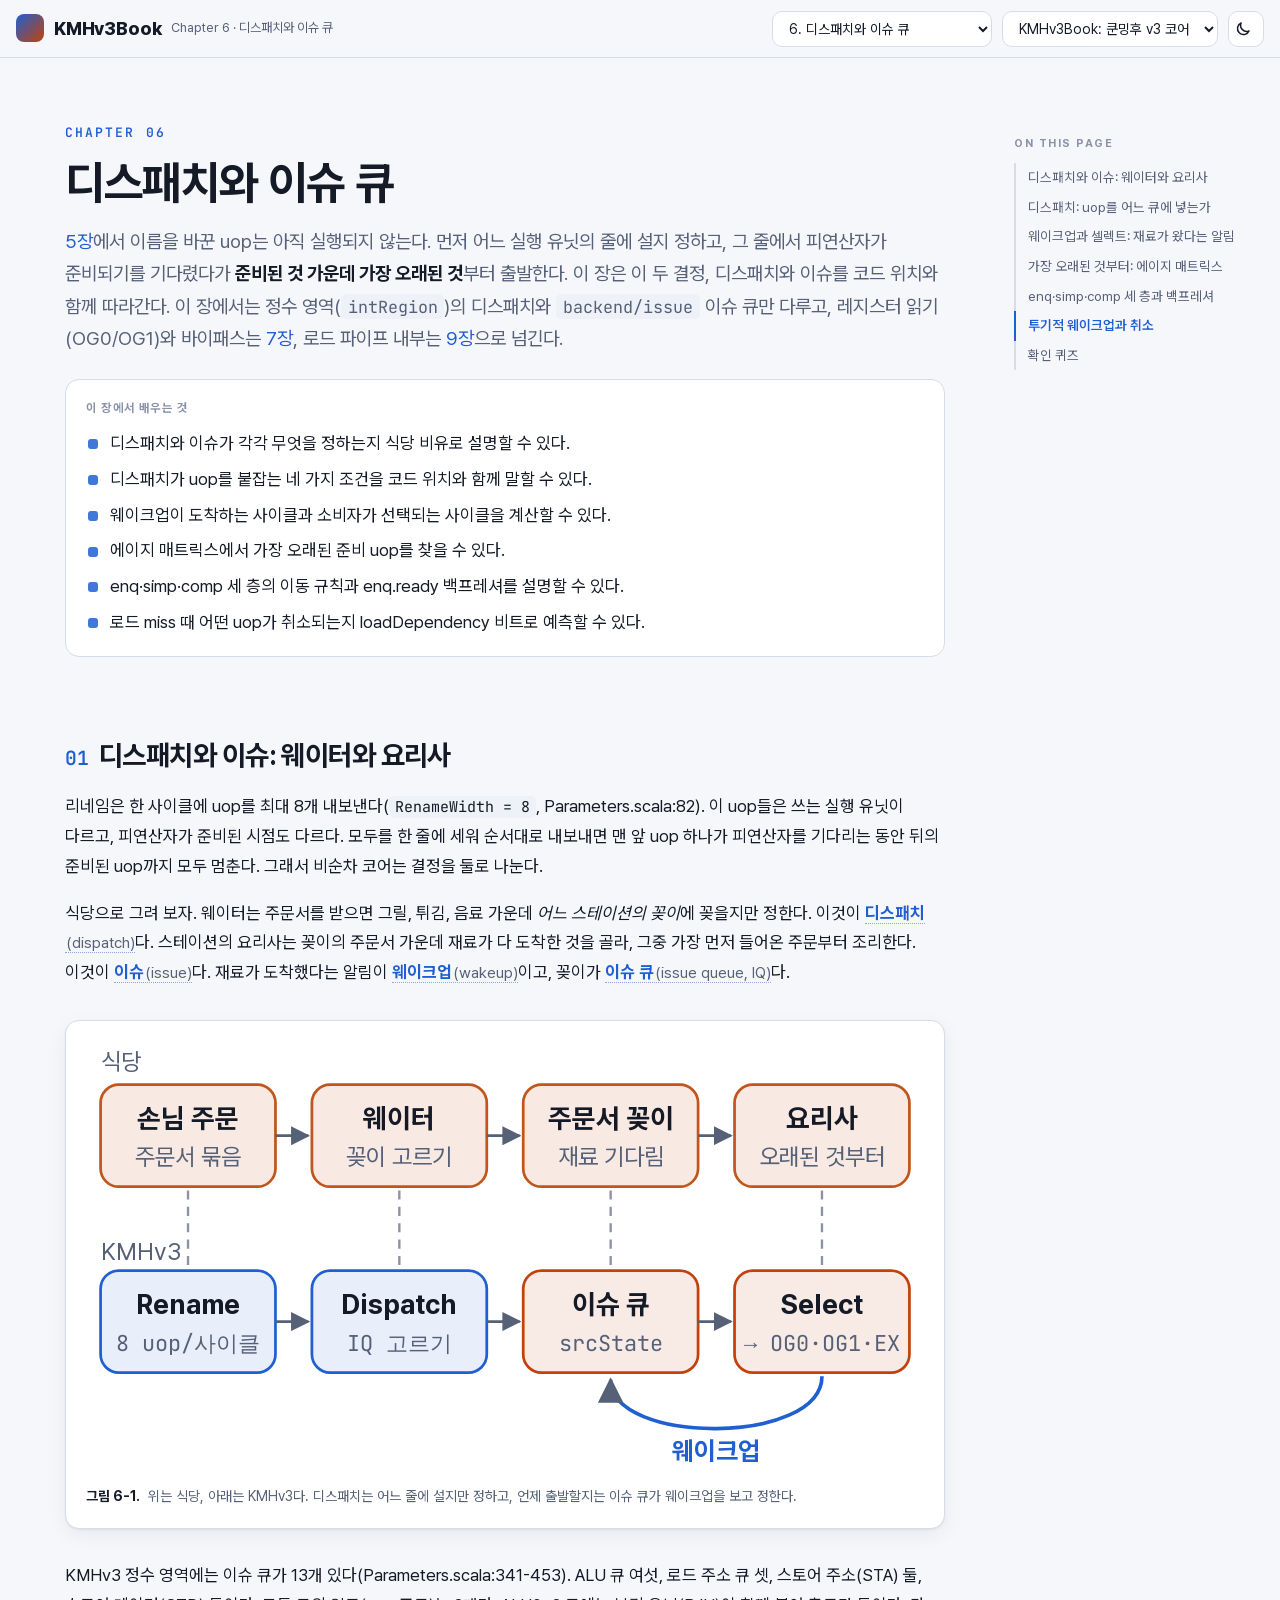
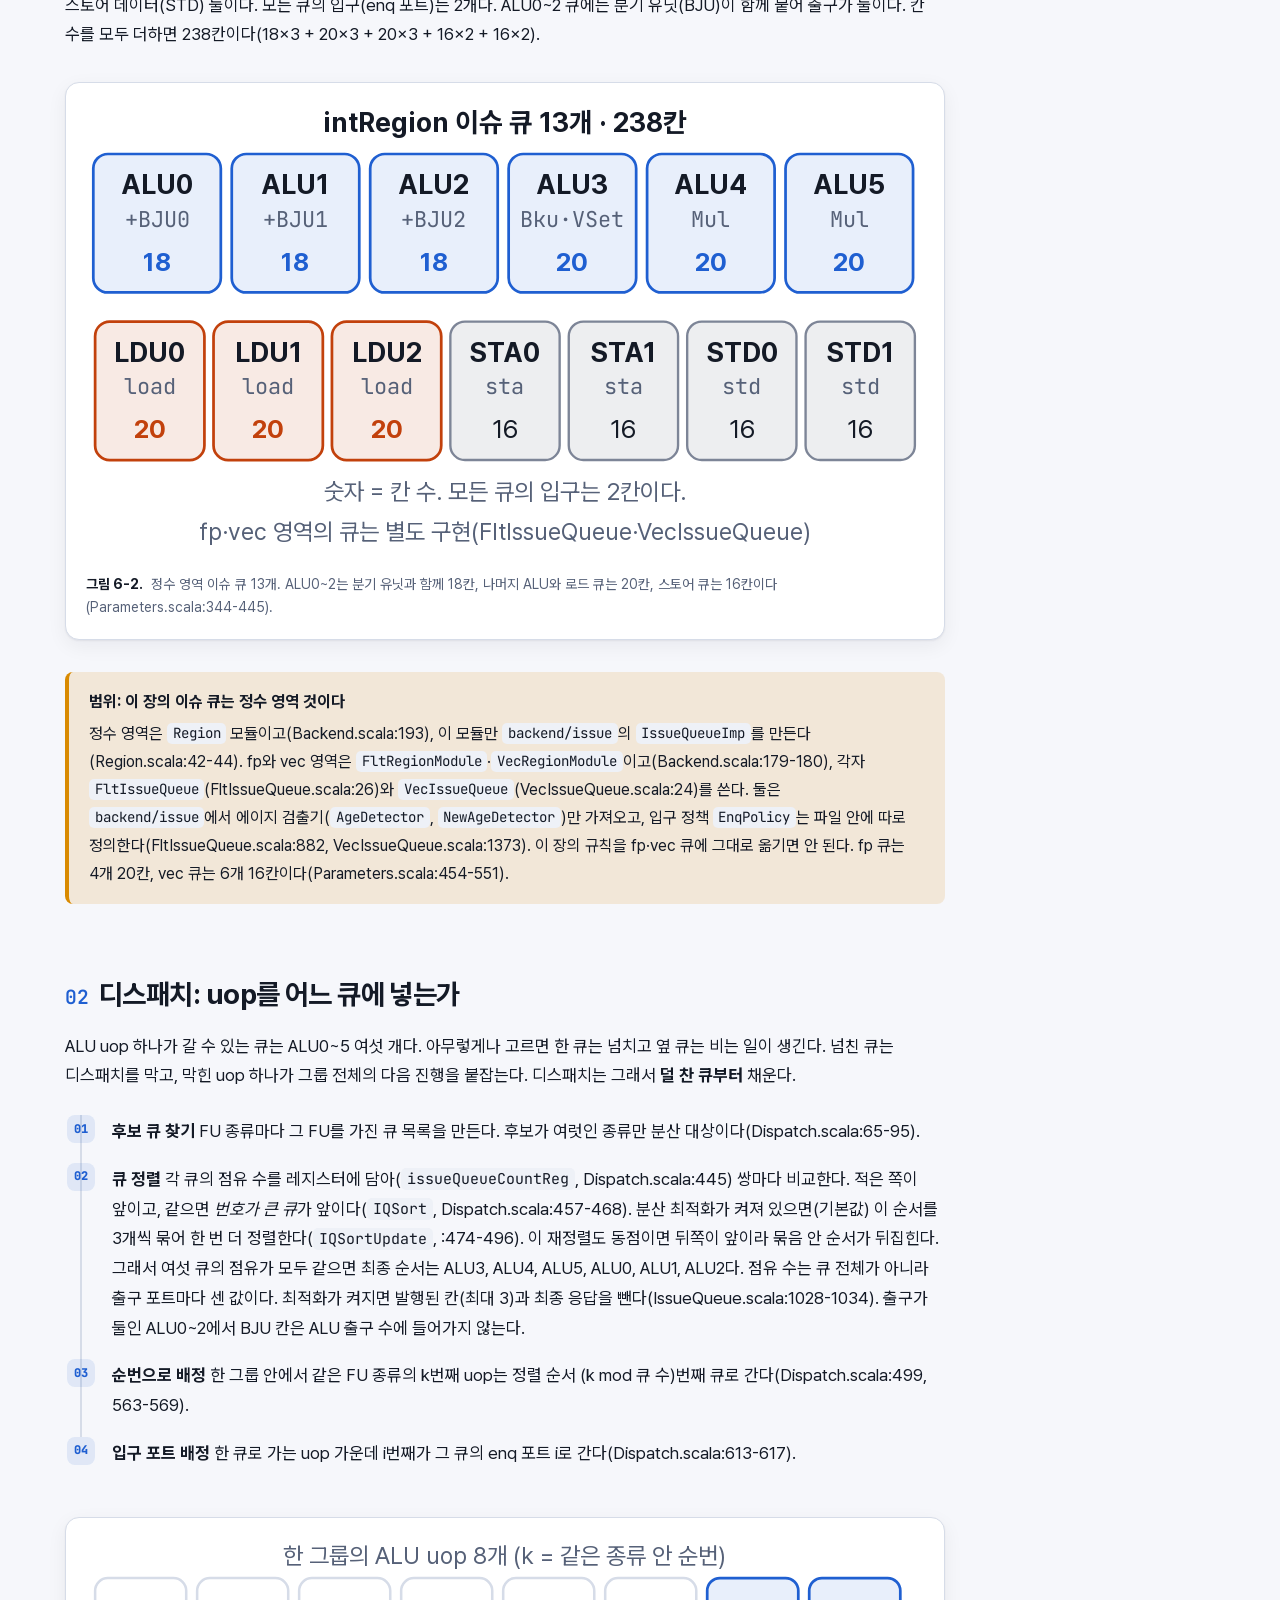
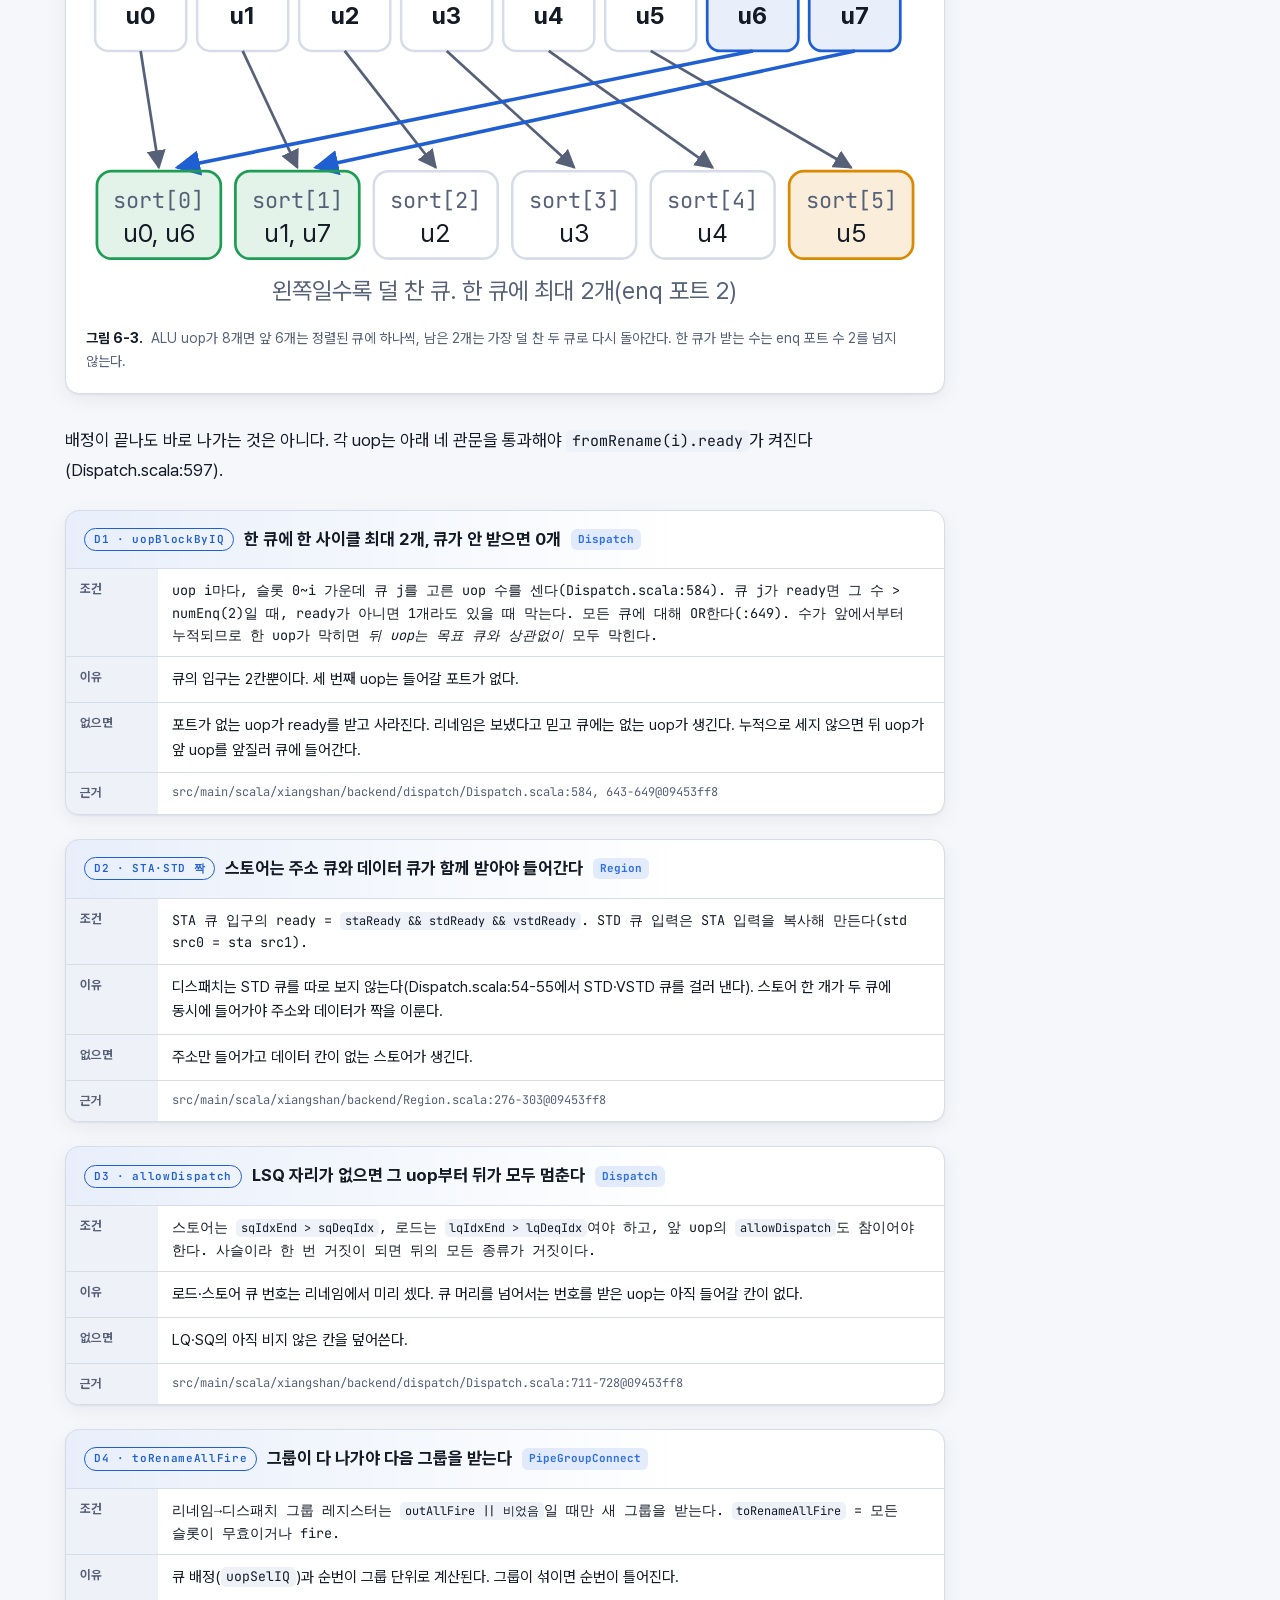
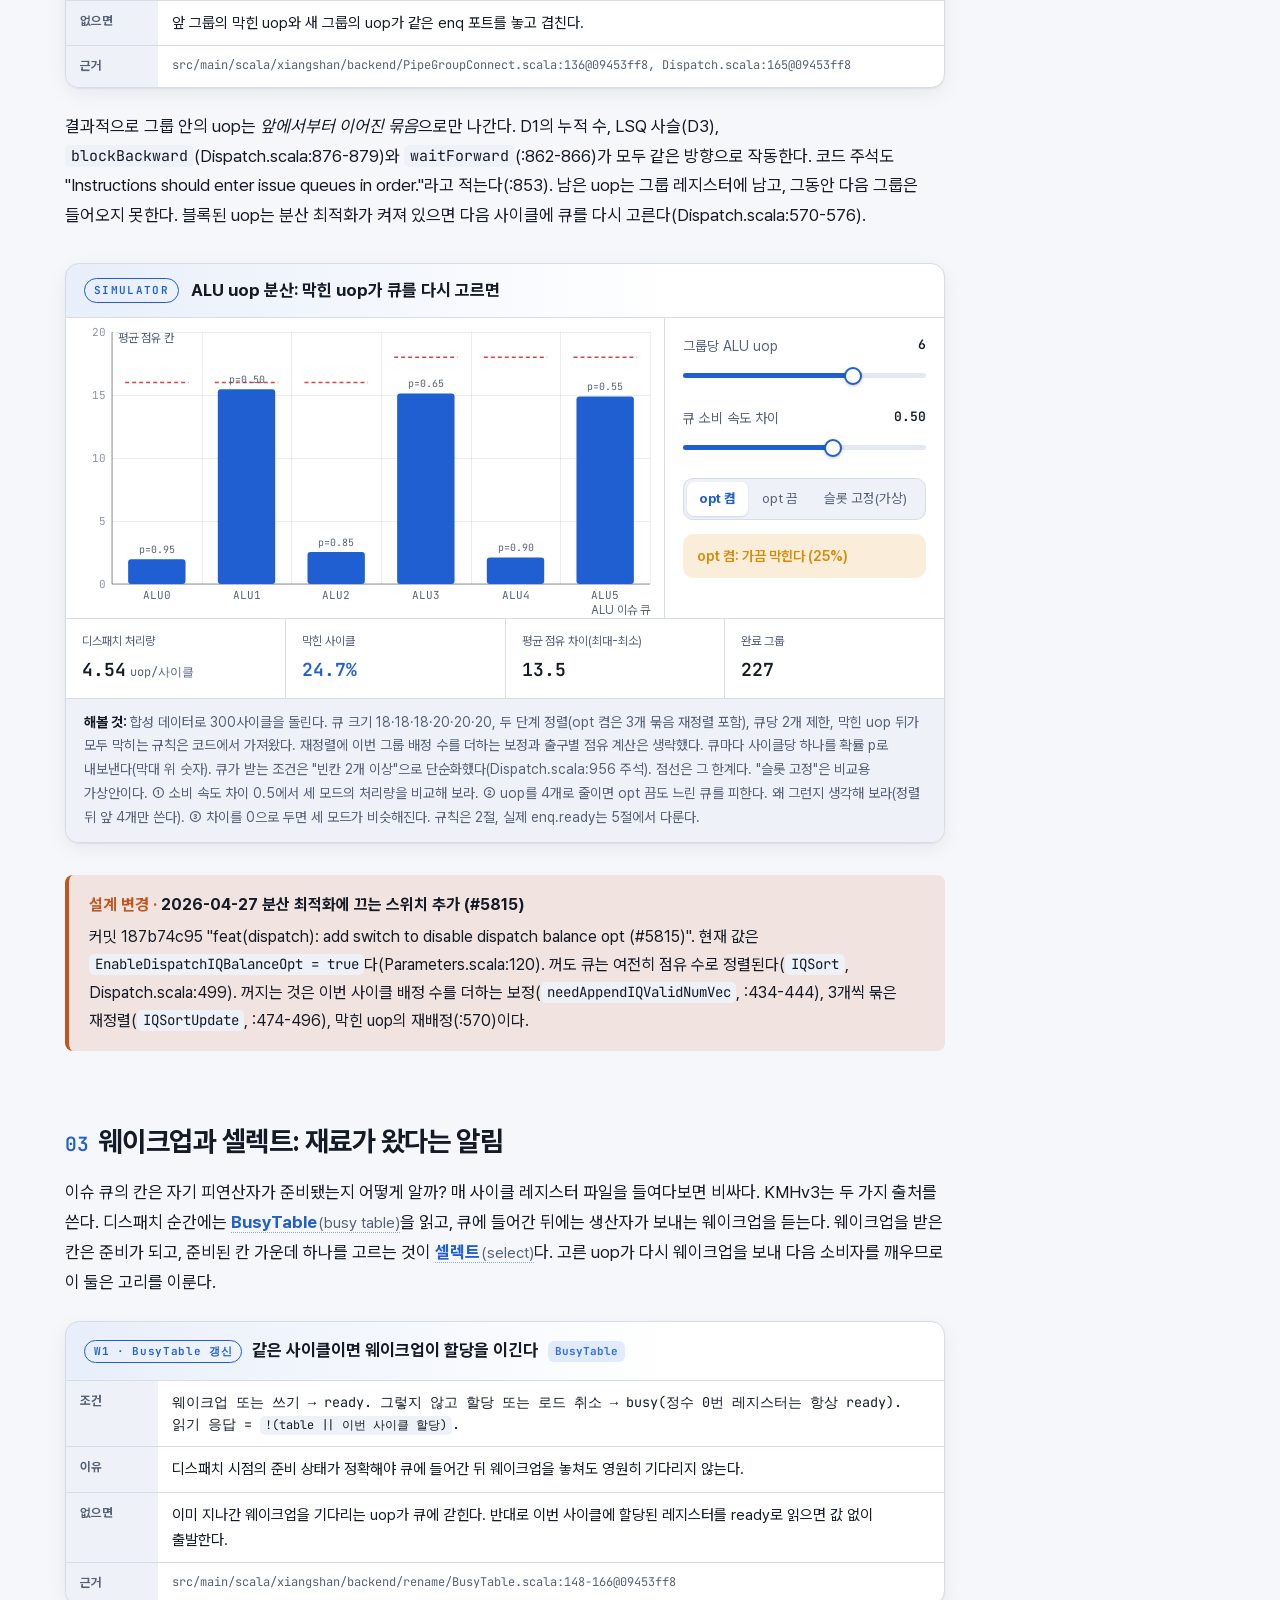
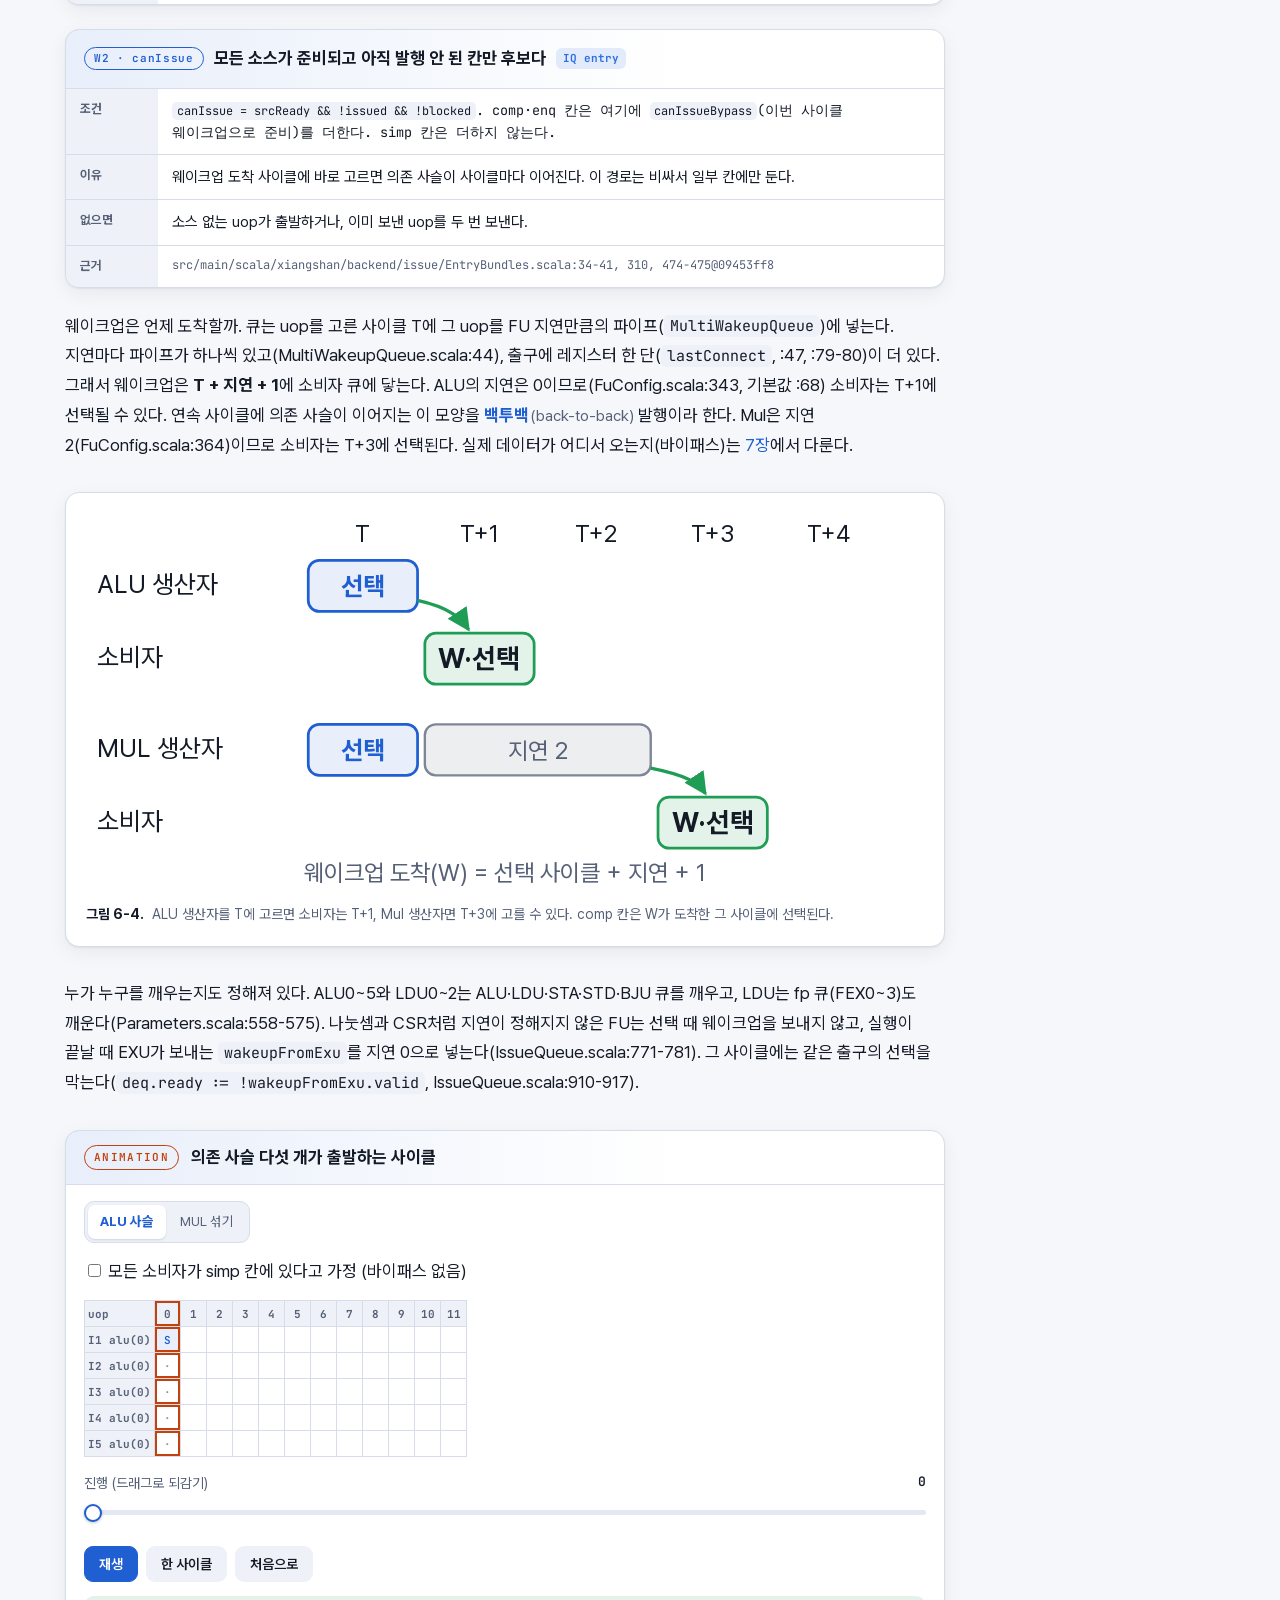
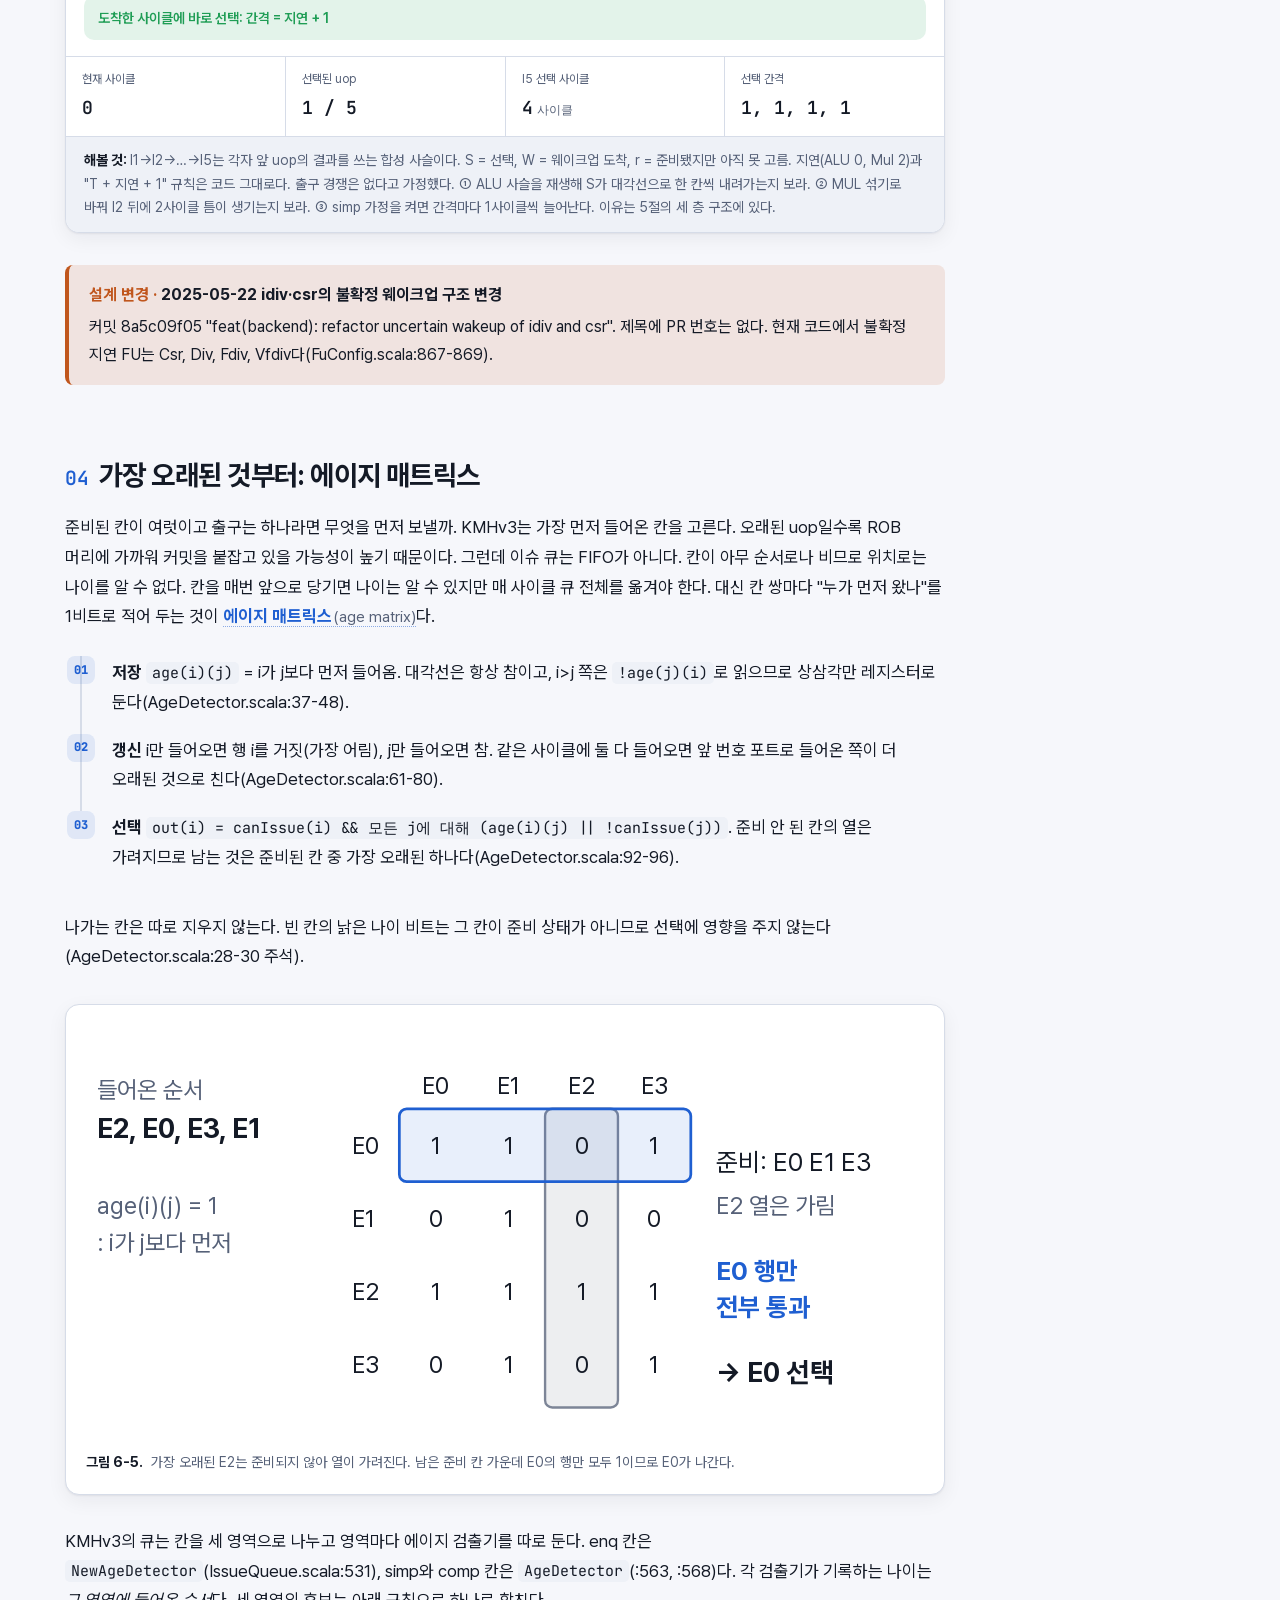
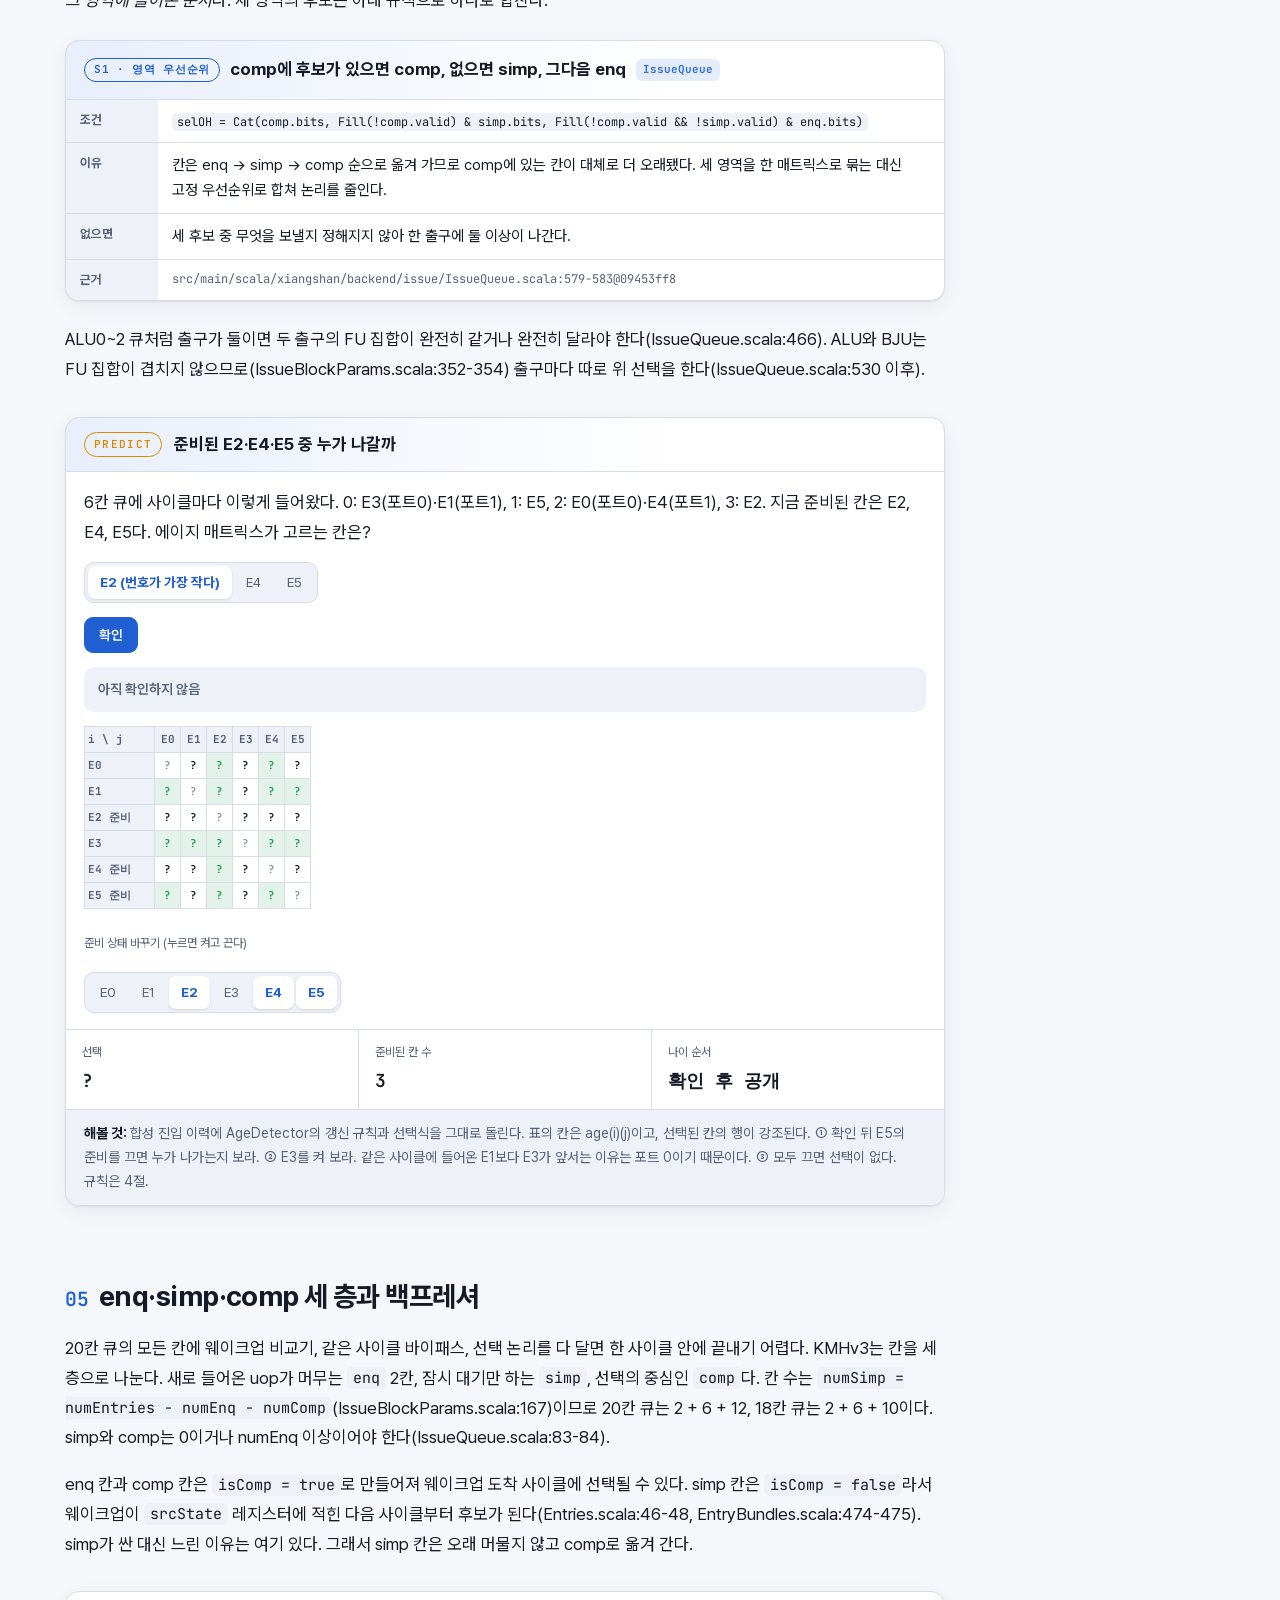
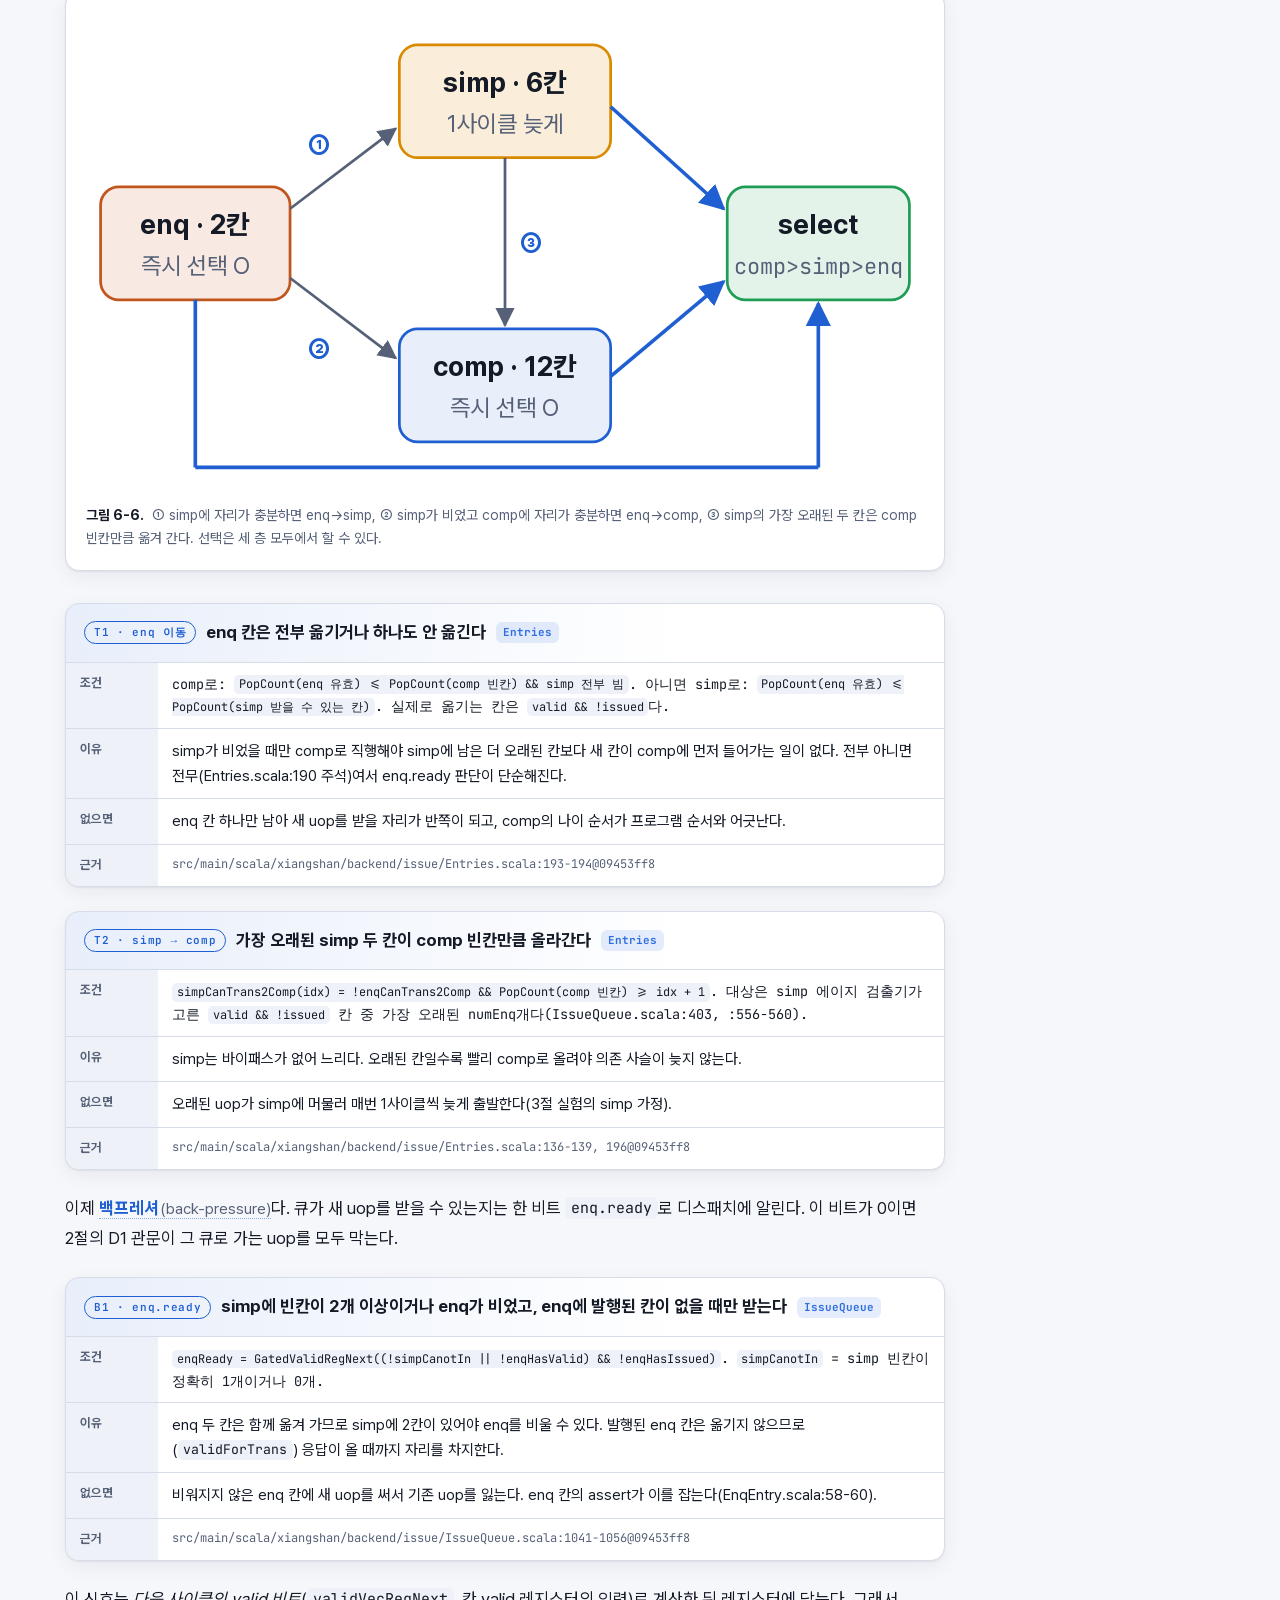
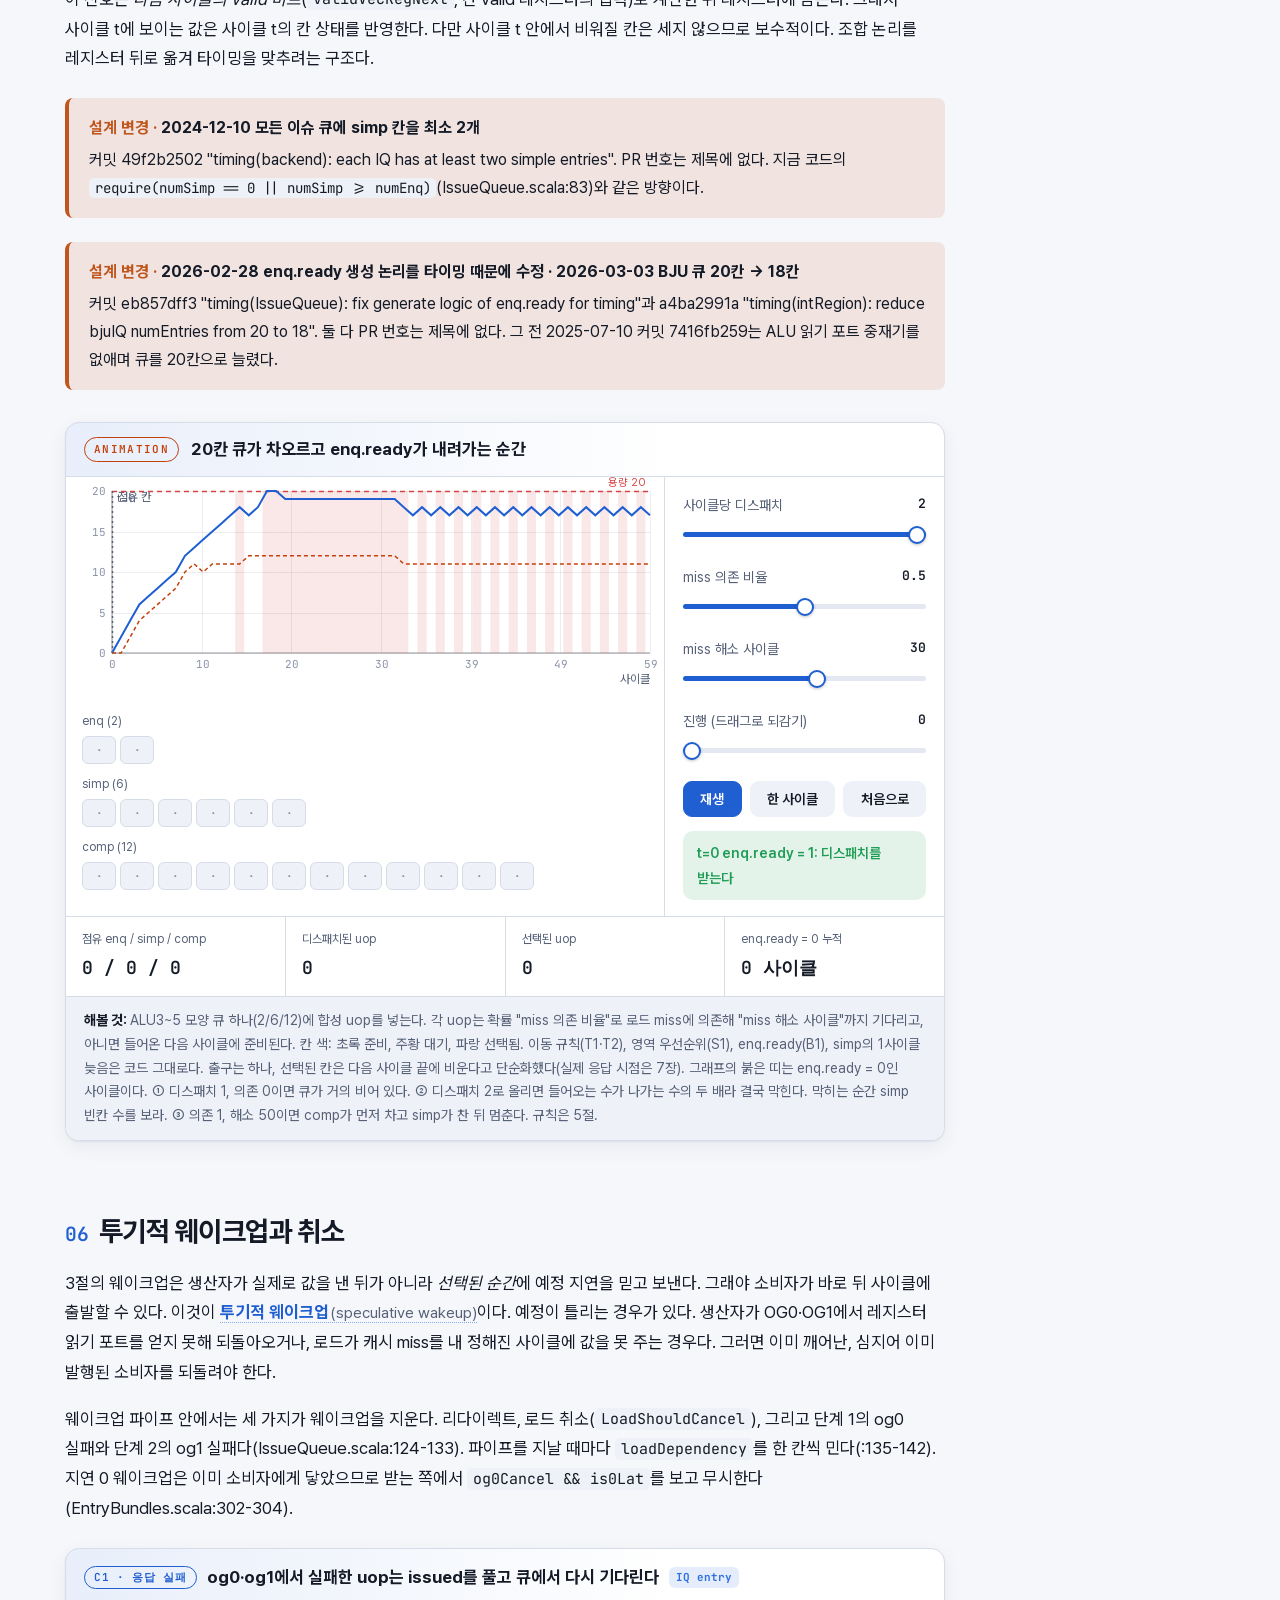
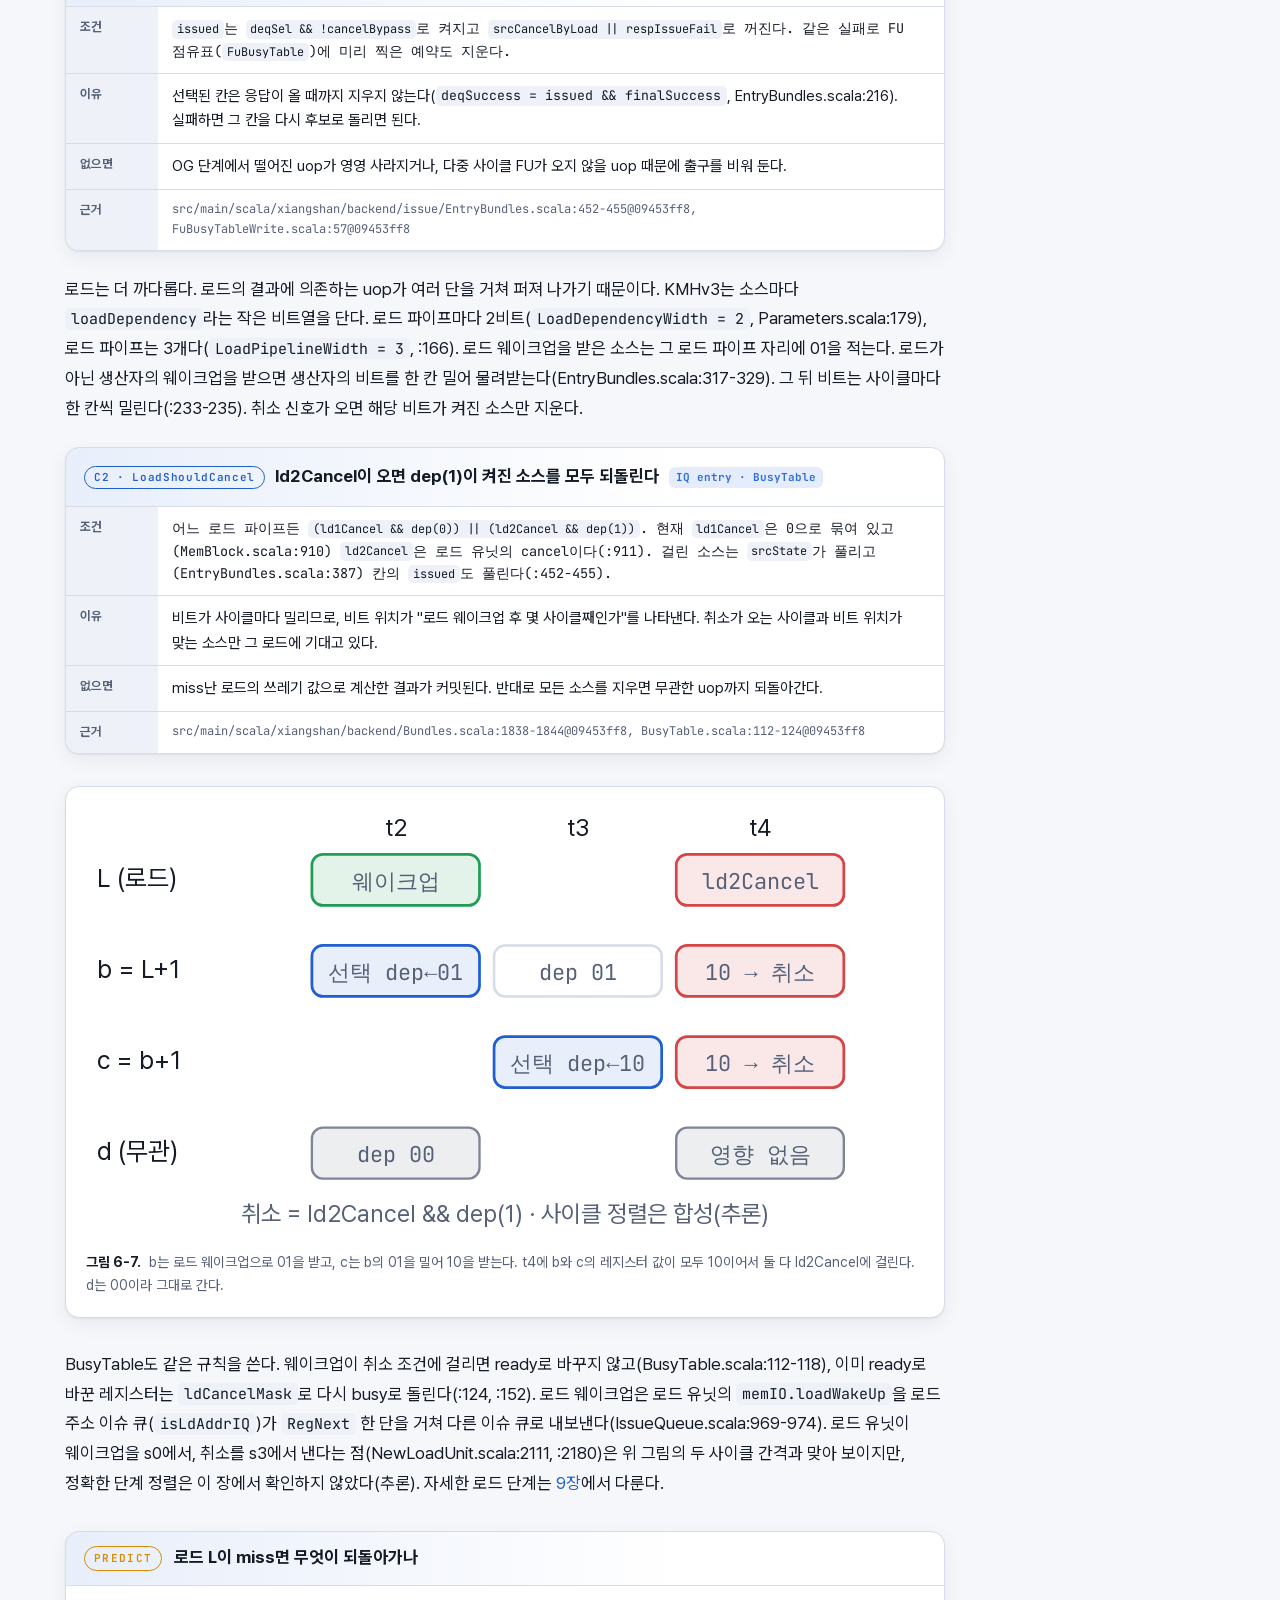
<file: ch06-dispatch-issue.html>
<!doctype html>
<html lang="ko" data-book="kmhv3">
<head>
<meta charset="utf-8">
<meta name="viewport" content="width=device-width, initial-scale=1">
<title>KMHv3Book 6장: 디스패치와 이슈 큐</title>
<link rel="stylesheet" href="assets/book.css">
<script src="assets/book.js"></script>
<style>
.dom { padding: 14px 16px; min-width: 0; }
.cg-wrap { overflow-x: auto; max-width: 100%; }
.cg { border-collapse: collapse; font: 600 11px var(--mono); }
.cg th, .cg td { border: 1px solid var(--border); min-width: 26px; height: 26px; text-align: center; padding: 0 3px; white-space: nowrap; }
.cg th { color: var(--text-dim); background: var(--surface); }
.cg th.rl { text-align: left; min-width: 70px; }
.cg .s { background: var(--accent-soft); color: var(--accent); }
.cg .w { background: var(--ok-soft); color: var(--ok); }
.cg .x { background: var(--bad-soft); color: var(--bad); }
.cg .f { color: var(--text-faint); }
.cg .now { box-shadow: inset 0 0 0 2px var(--accent-2); }
.tier { font-size: 12px; color: var(--text-dim); margin: 10px 0 4px; }
.slots { display: flex; flex-wrap: wrap; gap: 4px; }
.slot { width: 34px; height: 28px; border-radius: 6px; border: 1px solid var(--border); background: var(--surface); font: 600 11px/26px var(--mono); text-align: center; color: var(--text-faint); }
.slot.rd { background: var(--ok-soft); color: var(--ok); border-color: var(--ok); }
.slot.wt { background: var(--warn-soft); color: var(--warn); border-color: var(--warn); }
.slot.is { background: var(--accent-soft); color: var(--accent); border-color: var(--accent); }
</style>
</head>
<body data-chapter="ch06">
<div class="page">
<main class="chapter">

<div class="chapter-hero">
  <div class="eyebrow">Chapter 06</div>
  <h1>디스패치와 이슈 큐</h1>
  <p class="lead"><a href="ch05-decode-rename.html">5장</a>에서 이름을 바꾼 uop는 아직 실행되지 않는다. 먼저 어느 실행 유닛의 줄에 설지 정하고, 그 줄에서 피연산자가 준비되기를 기다렸다가 <strong>준비된 것 가운데 가장 오래된 것</strong>부터 출발한다. 이 장은 이 두 결정, 디스패치와 이슈를 코드 위치와 함께 따라간다. 이 장에서는 정수 영역(<code>intRegion</code>)의 디스패치와 <code>backend/issue</code> 이슈 큐만 다루고, 레지스터 읽기(OG0/OG1)와 바이패스는 <a href="ch07-execute.html">7장</a>, 로드 파이프 내부는 <a href="ch09-loadstore.html">9장</a>으로 넘긴다.</p>
  <ul class="objectives">
    <li>디스패치와 이슈가 각각 무엇을 정하는지 식당 비유로 설명할 수 있다.</li>
    <li>디스패치가 uop를 붙잡는 네 가지 조건을 코드 위치와 함께 말할 수 있다.</li>
    <li>웨이크업이 도착하는 사이클과 소비자가 선택되는 사이클을 계산할 수 있다.</li>
    <li>에이지 매트릭스에서 가장 오래된 준비 uop를 찾을 수 있다.</li>
    <li>enq·simp·comp 세 층의 이동 규칙과 enq.ready 백프레셔를 설명할 수 있다.</li>
    <li>로드 miss 때 어떤 uop가 취소되는지 loadDependency 비트로 예측할 수 있다.</li>
  </ul>
</div>

<section id="s1">
  <h2>디스패치와 이슈: 웨이터와 요리사</h2>
  <p>리네임은 한 사이클에 uop를 최대 8개 내보낸다(<code>RenameWidth = 8</code>, Parameters.scala:82). 이 uop들은 쓰는 실행 유닛이 다르고, 피연산자가 준비된 시점도 다르다. 모두를 한 줄에 세워 순서대로 내보내면 맨 앞 uop 하나가 피연산자를 기다리는 동안 뒤의 준비된 uop까지 모두 멈춘다. 그래서 비순차 코어는 결정을 둘로 나눈다.</p>
  <p>식당으로 그려 보자. 웨이터는 주문서를 받으면 그릴, 튀김, 음료 가운데 <em>어느 스테이션의 꽂이</em>에 꽂을지만 정한다. 이것이 <span class="term" data-def="리네임된 uop를 실행 유닛 종류에 맞는 이슈 큐에 넣는 단계. 순서대로 들어오고 큐 자리가 없으면 멈춘다.">디스패치<span class="en">(dispatch)</span></span>다. 스테이션의 요리사는 꽂이의 주문서 가운데 재료가 다 도착한 것을 골라, 그중 가장 먼저 들어온 주문부터 조리한다. 이것이 <span class="term" data-def="이슈 큐에서 피연산자가 준비된 uop를 골라 실행 유닛으로 내보내는 일. KMHv3에서는 준비된 것 중 가장 오래된 것을 고른다.">이슈<span class="en">(issue)</span></span>다. 재료가 도착했다는 알림이 <span class="term" data-def="생산자 uop가 결과를 곧 낼 것이라고 대기 중인 소비자에게 물리 레지스터 번호로 알리는 신호.">웨이크업<span class="en">(wakeup)</span></span>이고, 꽂이가 <span class="term" data-def="실행을 기다리는 uop를 담는 칸 묶음. KMHv3 정수 영역에는 13개가 있다.">이슈 큐<span class="en">(issue queue, IQ)</span></span>다.</p>

  <figure class="diagram">
    <svg viewBox="0 0 460 236" role="img" aria-label="식당과 KMHv3 파이프라인 대응">
      <defs><marker id="f61-a" viewBox="0 0 10 10" refX="9" refY="5" markerWidth="7" markerHeight="7" orient="auto"><path d="M0,0 L10,5 L0,10 z" fill="var(--text-dim)"/></marker></defs>
      <text x="8" y="16" class="lbl-dim">식당</text>
      <rect class="box-user" x="8" y="24" width="96" height="56" rx="10"/><text x="56" y="48" text-anchor="middle" class="lbl-b">손님 주문</text><text x="56" y="68" text-anchor="middle" class="lbl-dim">주문서 묶음</text>
      <rect class="box-user" x="124" y="24" width="96" height="56" rx="10"/><text x="172" y="48" text-anchor="middle" class="lbl-b">웨이터</text><text x="172" y="68" text-anchor="middle" class="lbl-dim">꽂이 고르기</text>
      <rect class="box-user" x="240" y="24" width="96" height="56" rx="10"/><text x="288" y="48" text-anchor="middle" class="lbl-b">주문서 꽂이</text><text x="288" y="68" text-anchor="middle" class="lbl-dim">재료 기다림</text>
      <rect class="box-user" x="356" y="24" width="96" height="56" rx="10"/><text x="404" y="48" text-anchor="middle" class="lbl-b">요리사</text><text x="404" y="68" text-anchor="middle" class="lbl-dim">오래된 것부터</text>
      <line class="ln" x1="104" y1="52" x2="122" y2="52" marker-end="url(#f61-a)"/><line class="ln" x1="220" y1="52" x2="238" y2="52" marker-end="url(#f61-a)"/><line class="ln" x1="336" y1="52" x2="354" y2="52" marker-end="url(#f61-a)"/>
      <line class="ln-dash" x1="56" y1="82" x2="56" y2="124"/><line class="ln-dash" x1="172" y1="82" x2="172" y2="124"/><line class="ln-dash" x1="288" y1="82" x2="288" y2="124"/><line class="ln-dash" x1="404" y1="82" x2="404" y2="124"/>
      <text x="8" y="120" class="lbl-dim">KMHv3</text>
      <rect class="box-acc" x="8" y="126" width="96" height="56" rx="10"/><text x="56" y="150" text-anchor="middle" class="lbl-b">Rename</text><text x="56" y="170" text-anchor="middle" class="lbl-mono">8 uop/사이클</text>
      <rect class="box-acc" x="124" y="126" width="96" height="56" rx="10"/><text x="172" y="150" text-anchor="middle" class="lbl-b">Dispatch</text><text x="172" y="170" text-anchor="middle" class="lbl-mono">IQ 고르기</text>
      <rect class="box-2" x="240" y="126" width="96" height="56" rx="10"/><text x="288" y="150" text-anchor="middle" class="lbl-b">이슈 큐</text><text x="288" y="170" text-anchor="middle" class="lbl-mono">srcState</text>
      <rect class="box-2" x="356" y="126" width="96" height="56" rx="10"/><text x="404" y="150" text-anchor="middle" class="lbl-b">Select</text><text x="404" y="170" text-anchor="middle" class="lbl-mono">→ OG0·OG1·EX</text>
      <line class="ln" x1="104" y1="154" x2="122" y2="154" marker-end="url(#f61-a)"/><line class="ln" x1="220" y1="154" x2="238" y2="154" marker-end="url(#f61-a)"/><line class="ln" x1="336" y1="154" x2="354" y2="154" marker-end="url(#f61-a)"/>
      <path class="ln-acc" d="M404,184 C404,222 288,222 288,186" fill="none" marker-end="url(#f61-a)"/>
      <text x="346" y="230" text-anchor="middle" class="lbl-acc">웨이크업</text>
    </svg>
    <figcaption>위는 식당, 아래는 KMHv3다. 디스패치는 어느 줄에 설지만 정하고, 언제 출발할지는 이슈 큐가 웨이크업을 보고 정한다.</figcaption>
  </figure>

  <p>KMHv3 정수 영역에는 이슈 큐가 13개 있다(Parameters.scala:341-453). ALU 큐 여섯, 로드 주소 큐 셋, 스토어 주소(STA) 둘, 스토어 데이터(STD) 둘이다. 모든 큐의 입구(enq 포트)는 2개다. ALU0~2 큐에는 분기 유닛(BJU)이 함께 붙어 출구가 둘이다. 칸 수를 모두 더하면 238칸이다(18×3 + 20×3 + 20×3 + 16×2 + 16×2).</p>

  <figure class="diagram">
    <svg viewBox="0 0 460 250" role="img" aria-label="정수 영역 이슈 큐 13개">
      <text x="230" y="16" text-anchor="middle" class="lbl-b">intRegion 이슈 큐 13개 · 238칸</text>
      <rect class="box-acc" x="4" y="28" width="70" height="76" rx="8"/><text x="39" y="50" text-anchor="middle" class="lbl-b">ALU0</text><text x="39" y="68" text-anchor="middle" class="lbl-mono">+BJU0</text><text x="39" y="92" text-anchor="middle" class="lbl-acc">18</text>
      <rect class="box-acc" x="80" y="28" width="70" height="76" rx="8"/><text x="115" y="50" text-anchor="middle" class="lbl-b">ALU1</text><text x="115" y="68" text-anchor="middle" class="lbl-mono">+BJU1</text><text x="115" y="92" text-anchor="middle" class="lbl-acc">18</text>
      <rect class="box-acc" x="156" y="28" width="70" height="76" rx="8"/><text x="191" y="50" text-anchor="middle" class="lbl-b">ALU2</text><text x="191" y="68" text-anchor="middle" class="lbl-mono">+BJU2</text><text x="191" y="92" text-anchor="middle" class="lbl-acc">18</text>
      <rect class="box-acc" x="232" y="28" width="70" height="76" rx="8"/><text x="267" y="50" text-anchor="middle" class="lbl-b">ALU3</text><text x="267" y="68" text-anchor="middle" class="lbl-mono">Bku·VSet</text><text x="267" y="92" text-anchor="middle" class="lbl-acc">20</text>
      <rect class="box-acc" x="308" y="28" width="70" height="76" rx="8"/><text x="343" y="50" text-anchor="middle" class="lbl-b">ALU4</text><text x="343" y="68" text-anchor="middle" class="lbl-mono">Mul</text><text x="343" y="92" text-anchor="middle" class="lbl-acc">20</text>
      <rect class="box-acc" x="384" y="28" width="70" height="76" rx="8"/><text x="419" y="50" text-anchor="middle" class="lbl-b">ALU5</text><text x="419" y="68" text-anchor="middle" class="lbl-mono">Mul</text><text x="419" y="92" text-anchor="middle" class="lbl-acc">20</text>
      <rect class="box-2" x="5" y="120" width="60" height="76" rx="8"/><text x="35" y="142" text-anchor="middle" class="lbl-b">LDU0</text><text x="35" y="160" text-anchor="middle" class="lbl-mono">load</text><text x="35" y="184" text-anchor="middle" class="lbl-acc2">20</text>
      <rect class="box-2" x="70" y="120" width="60" height="76" rx="8"/><text x="100" y="142" text-anchor="middle" class="lbl-b">LDU1</text><text x="100" y="160" text-anchor="middle" class="lbl-mono">load</text><text x="100" y="184" text-anchor="middle" class="lbl-acc2">20</text>
      <rect class="box-2" x="135" y="120" width="60" height="76" rx="8"/><text x="165" y="142" text-anchor="middle" class="lbl-b">LDU2</text><text x="165" y="160" text-anchor="middle" class="lbl-mono">load</text><text x="165" y="184" text-anchor="middle" class="lbl-acc2">20</text>
      <rect class="box-grey" x="200" y="120" width="60" height="76" rx="8"/><text x="230" y="142" text-anchor="middle" class="lbl-b">STA0</text><text x="230" y="160" text-anchor="middle" class="lbl-mono">sta</text><text x="230" y="184" text-anchor="middle" class="lbl">16</text>
      <rect class="box-grey" x="265" y="120" width="60" height="76" rx="8"/><text x="295" y="142" text-anchor="middle" class="lbl-b">STA1</text><text x="295" y="160" text-anchor="middle" class="lbl-mono">sta</text><text x="295" y="184" text-anchor="middle" class="lbl">16</text>
      <rect class="box-grey" x="330" y="120" width="60" height="76" rx="8"/><text x="360" y="142" text-anchor="middle" class="lbl-b">STD0</text><text x="360" y="160" text-anchor="middle" class="lbl-mono">std</text><text x="360" y="184" text-anchor="middle" class="lbl">16</text>
      <rect class="box-grey" x="395" y="120" width="60" height="76" rx="8"/><text x="425" y="142" text-anchor="middle" class="lbl-b">STD1</text><text x="425" y="160" text-anchor="middle" class="lbl-mono">std</text><text x="425" y="184" text-anchor="middle" class="lbl">16</text>
      <text x="230" y="218" text-anchor="middle" class="lbl-dim">숫자 = 칸 수. 모든 큐의 입구는 2칸이다.</text>
      <text x="230" y="240" text-anchor="middle" class="lbl-dim">fp·vec 영역의 큐는 별도 구현(FltIssueQueue·VecIssueQueue)</text>
    </svg>
    <figcaption>정수 영역 이슈 큐 13개. ALU0~2는 분기 유닛과 함께 18칸, 나머지 ALU와 로드 큐는 20칸, 스토어 큐는 16칸이다(Parameters.scala:344-445).</figcaption>
  </figure>

  <div class="callout warn"><strong>범위: 이 장의 이슈 큐는 정수 영역 것이다</strong>
    <p>정수 영역은 <code>Region</code> 모듈이고(Backend.scala:193), 이 모듈만 <code>backend/issue</code>의 <code>IssueQueueImp</code>를 만든다(Region.scala:42-44). fp와 vec 영역은 <code>FltRegionModule</code>·<code>VecRegionModule</code>이고(Backend.scala:179-180), 각자 <code>FltIssueQueue</code>(FltIssueQueue.scala:26)와 <code>VecIssueQueue</code>(VecIssueQueue.scala:24)를 쓴다. 둘은 <code>backend/issue</code>에서 에이지 검출기(<code>AgeDetector</code>, <code>NewAgeDetector</code>)만 가져오고, 입구 정책 <code>EnqPolicy</code>는 파일 안에 따로 정의한다(FltIssueQueue.scala:882, VecIssueQueue.scala:1373). 이 장의 규칙을 fp·vec 큐에 그대로 옮기면 안 된다. fp 큐는 4개 20칸, vec 큐는 6개 16칸이다(Parameters.scala:454-551).</p></div>
</section>

<section id="s2">
  <h2>디스패치: uop를 어느 큐에 넣는가</h2>
  <p>ALU uop 하나가 갈 수 있는 큐는 ALU0~5 여섯 개다. 아무렇게나 고르면 한 큐는 넘치고 옆 큐는 비는 일이 생긴다. 넘친 큐는 디스패치를 막고, 막힌 uop 하나가 그룹 전체의 다음 진행을 붙잡는다. 디스패치는 그래서 <strong>덜 찬 큐부터</strong> 채운다.</p>
  <ol class="steps">
    <li><b>후보 큐 찾기</b> FU 종류마다 그 FU를 가진 큐 목록을 만든다. 후보가 여럿인 종류만 분산 대상이다(Dispatch.scala:65-95).</li>
    <li><b>큐 정렬</b> 각 큐의 점유 수를 레지스터에 담아(<code>issueQueueCountReg</code>, Dispatch.scala:445) 쌍마다 비교한다. 적은 쪽이 앞이고, 같으면 <em>번호가 큰 큐</em>가 앞이다(<code>IQSort</code>, Dispatch.scala:457-468). 분산 최적화가 켜져 있으면(기본값) 이 순서를 3개씩 묶어 한 번 더 정렬한다(<code>IQSortUpdate</code>, :474-496). 이 재정렬도 동점이면 뒤쪽이 앞이라 묶음 안 순서가 뒤집힌다. 그래서 여섯 큐의 점유가 모두 같으면 최종 순서는 ALU3, ALU4, ALU5, ALU0, ALU1, ALU2다. 점유 수는 큐 전체가 아니라 출구 포트마다 센 값이다. 최적화가 켜지면 발행된 칸(최대 3)과 최종 응답을 뺀다(IssueQueue.scala:1028-1034). 출구가 둘인 ALU0~2에서 BJU 칸은 ALU 출구 수에 들어가지 않는다.</li>
    <li><b>순번으로 배정</b> 한 그룹 안에서 같은 FU 종류의 k번째 uop는 정렬 순서 (k mod 큐 수)번째 큐로 간다(Dispatch.scala:499, 563-569).</li>
    <li><b>입구 포트 배정</b> 한 큐로 가는 uop 가운데 i번째가 그 큐의 enq 포트 i로 간다(Dispatch.scala:613-617).</li>
  </ol>

  <figure class="diagram">
    <svg viewBox="0 0 460 206" role="img" aria-label="그룹 안 순번에 따른 큐 배정">
      <defs><marker id="f63-a" viewBox="0 0 10 10" refX="9" refY="5" markerWidth="7" markerHeight="7" orient="auto"><path d="M0,0 L10,5 L0,10 z" fill="var(--text-dim)"/></marker><marker id="f63-b" viewBox="0 0 10 10" refX="9" refY="5" markerWidth="7" markerHeight="7" orient="auto"><path d="M0,0 L10,5 L0,10 z" fill="var(--accent)"/></marker></defs>
      <text x="230" y="14" text-anchor="middle" class="lbl-dim">한 그룹의 ALU uop 8개 (k = 같은 종류 안 순번)</text>
      <g class="lbl-b" text-anchor="middle">
      <rect class="box" x="5" y="22" width="50" height="40" rx="7"/><text x="30" y="47">u0</text>
      <rect class="box" x="61" y="22" width="50" height="40" rx="7"/><text x="86" y="47">u1</text>
      <rect class="box" x="117" y="22" width="50" height="40" rx="7"/><text x="142" y="47">u2</text>
      <rect class="box" x="173" y="22" width="50" height="40" rx="7"/><text x="198" y="47">u3</text>
      <rect class="box" x="229" y="22" width="50" height="40" rx="7"/><text x="254" y="47">u4</text>
      <rect class="box" x="285" y="22" width="50" height="40" rx="7"/><text x="310" y="47">u5</text>
      <rect class="box-acc" x="341" y="22" width="50" height="40" rx="7"/><text x="366" y="47">u6</text>
      <rect class="box-acc" x="397" y="22" width="50" height="40" rx="7"/><text x="422" y="47">u7</text>
      </g>
      <line class="ln" x1="30" y1="62" x2="40" y2="126" marker-end="url(#f63-a)"/><line class="ln" x1="86" y1="62" x2="116" y2="126" marker-end="url(#f63-a)"/>
      <line class="ln" x1="142" y1="62" x2="192" y2="126" marker-end="url(#f63-a)"/><line class="ln" x1="198" y1="62" x2="268" y2="126" marker-end="url(#f63-a)"/>
      <line class="ln" x1="254" y1="62" x2="344" y2="126" marker-end="url(#f63-a)"/><line class="ln" x1="310" y1="62" x2="420" y2="126" marker-end="url(#f63-a)"/>
      <line class="ln-acc" x1="366" y1="62" x2="50" y2="126" marker-end="url(#f63-b)"/><line class="ln-acc" x1="422" y1="62" x2="126" y2="126" marker-end="url(#f63-b)"/>
      <rect class="box-ok" x="6" y="128" width="68" height="48" rx="8"/><text x="40" y="148" text-anchor="middle" class="lbl-mono">sort[0]</text><text x="40" y="167" text-anchor="middle" class="lbl">u0, u6</text>
      <rect class="box-ok" x="82" y="128" width="68" height="48" rx="8"/><text x="116" y="148" text-anchor="middle" class="lbl-mono">sort[1]</text><text x="116" y="167" text-anchor="middle" class="lbl">u1, u7</text>
      <rect class="box" x="158" y="128" width="68" height="48" rx="8"/><text x="192" y="148" text-anchor="middle" class="lbl-mono">sort[2]</text><text x="192" y="167" text-anchor="middle" class="lbl">u2</text>
      <rect class="box" x="234" y="128" width="68" height="48" rx="8"/><text x="268" y="148" text-anchor="middle" class="lbl-mono">sort[3]</text><text x="268" y="167" text-anchor="middle" class="lbl">u3</text>
      <rect class="box" x="310" y="128" width="68" height="48" rx="8"/><text x="344" y="148" text-anchor="middle" class="lbl-mono">sort[4]</text><text x="344" y="167" text-anchor="middle" class="lbl">u4</text>
      <rect class="box-warn" x="386" y="128" width="68" height="48" rx="8"/><text x="420" y="148" text-anchor="middle" class="lbl-mono">sort[5]</text><text x="420" y="167" text-anchor="middle" class="lbl">u5</text>
      <text x="230" y="198" text-anchor="middle" class="lbl-dim">왼쪽일수록 덜 찬 큐. 한 큐에 최대 2개(enq 포트 2)</text>
    </svg>
    <figcaption>ALU uop가 8개면 앞 6개는 정렬된 큐에 하나씩, 남은 2개는 가장 덜 찬 두 큐로 다시 돌아간다. 한 큐가 받는 수는 enq 포트 수 2를 넘지 않는다.</figcaption>
  </figure>

  <p>배정이 끝나도 바로 나가는 것은 아니다. 각 uop는 아래 네 관문을 통과해야 <code>fromRename(i).ready</code>가 켜진다(Dispatch.scala:597).</p>

  <div class="gate"><div class="gate-head"><span class="gate-id">D1 · uopBlockByIQ</span><h4>한 큐에 한 사이클 최대 2개, 큐가 안 받으면 0개</h4><span class="actor code">Dispatch</span></div>
    <dl><dt>조건</dt><dd class="cond">uop i마다, 슬롯 0~i 가운데 큐 j를 고른 uop 수를 센다(Dispatch.scala:584). 큐 j가 ready면 그 수 &gt; numEnq(2)일 때, ready가 아니면 1개라도 있을 때 막는다. 모든 큐에 대해 OR한다(:649). 수가 앞에서부터 누적되므로 한 uop가 막히면 <em>뒤 uop는 목표 큐와 상관없이</em> 모두 막힌다.</dd>
    <dt>이유</dt><dd class="why">큐의 입구는 2칸뿐이다. 세 번째 uop는 들어갈 포트가 없다.</dd>
    <dt>없으면</dt><dd>포트가 없는 uop가 ready를 받고 사라진다. 리네임은 보냈다고 믿고 큐에는 없는 uop가 생긴다. 누적으로 세지 않으면 뒤 uop가 앞 uop를 앞질러 큐에 들어간다.</dd>
    <dt>근거</dt><dd class="src">src/main/scala/xiangshan/backend/dispatch/Dispatch.scala:584, 643-649@09453ff8</dd></dl></div>

  <div class="gate"><div class="gate-head"><span class="gate-id">D2 · STA·STD 짝</span><h4>스토어는 주소 큐와 데이터 큐가 함께 받아야 들어간다</h4><span class="actor code">Region</span></div>
    <dl><dt>조건</dt><dd class="cond">STA 큐 입구의 ready = <code>staReady &amp;&amp; stdReady &amp;&amp; vstdReady</code>. STD 큐 입력은 STA 입력을 복사해 만든다(std src0 = sta src1).</dd>
    <dt>이유</dt><dd class="why">디스패치는 STD 큐를 따로 보지 않는다(Dispatch.scala:54-55에서 STD·VSTD 큐를 걸러 낸다). 스토어 한 개가 두 큐에 동시에 들어가야 주소와 데이터가 짝을 이룬다.</dd>
    <dt>없으면</dt><dd>주소만 들어가고 데이터 칸이 없는 스토어가 생긴다.</dd>
    <dt>근거</dt><dd class="src">src/main/scala/xiangshan/backend/Region.scala:276-303@09453ff8</dd></dl></div>

  <div class="gate"><div class="gate-head"><span class="gate-id">D3 · allowDispatch</span><h4>LSQ 자리가 없으면 그 uop부터 뒤가 모두 멈춘다</h4><span class="actor code">Dispatch</span></div>
    <dl><dt>조건</dt><dd class="cond">스토어는 <code>sqIdxEnd &gt; sqDeqIdx</code>, 로드는 <code>lqIdxEnd &gt; lqDeqIdx</code>여야 하고, 앞 uop의 <code>allowDispatch</code>도 참이어야 한다. 사슬이라 한 번 거짓이 되면 뒤의 모든 종류가 거짓이다.</dd>
    <dt>이유</dt><dd class="why">로드·스토어 큐 번호는 리네임에서 미리 셌다. 큐 머리를 넘어서는 번호를 받은 uop는 아직 들어갈 칸이 없다.</dd>
    <dt>없으면</dt><dd>LQ·SQ의 아직 비지 않은 칸을 덮어쓴다.</dd>
    <dt>근거</dt><dd class="src">src/main/scala/xiangshan/backend/dispatch/Dispatch.scala:711-728@09453ff8</dd></dl></div>

  <div class="gate"><div class="gate-head"><span class="gate-id">D4 · toRenameAllFire</span><h4>그룹이 다 나가야 다음 그룹을 받는다</h4><span class="actor code">PipeGroupConnect</span></div>
    <dl><dt>조건</dt><dd class="cond">리네임→디스패치 그룹 레지스터는 <code>outAllFire || 비었음</code>일 때만 새 그룹을 받는다. <code>toRenameAllFire</code> = 모든 슬롯이 무효이거나 fire.</dd>
    <dt>이유</dt><dd class="why">큐 배정(<code>uopSelIQ</code>)과 순번이 그룹 단위로 계산된다. 그룹이 섞이면 순번이 틀어진다.</dd>
    <dt>없으면</dt><dd>앞 그룹의 막힌 uop와 새 그룹의 uop가 같은 enq 포트를 놓고 겹친다.</dd>
    <dt>근거</dt><dd class="src">src/main/scala/xiangshan/backend/PipeGroupConnect.scala:136@09453ff8, Dispatch.scala:165@09453ff8</dd></dl></div>

  <p>결과적으로 그룹 안의 uop는 <em>앞에서부터 이어진 묶음</em>으로만 나간다. D1의 누적 수, LSQ 사슬(D3), <code>blockBackward</code>(Dispatch.scala:876-879)와 <code>waitForward</code>(:862-866)가 모두 같은 방향으로 작동한다. 코드 주석도 "Instructions should enter issue queues in order."라고 적는다(:853). 남은 uop는 그룹 레지스터에 남고, 그동안 다음 그룹은 들어오지 못한다. 블록된 uop는 분산 최적화가 켜져 있으면 다음 사이클에 큐를 다시 고른다(Dispatch.scala:570-576).</p>

  <div class="sim" id="sim-disp">
    <div class="sim-head"><span class="sim-tag">Simulator</span><h3>ALU uop 분산: 막힌 uop가 큐를 다시 고르면</h3></div>
    <div class="sim-body side">
      <div class="sim-view"><canvas id="disp-cv"></canvas></div>
      <div class="sim-controls">
        <div class="ctl"><label>그룹당 ALU uop <output data-for="n" data-fmt="int"></output></label>
          <input type="range" data-k="n" min="1" max="8" step="1" value="6"></div>
        <div class="ctl"><label>큐 소비 속도 차이 <output data-for="skew" data-fmt="f2"></output></label>
          <input type="range" data-k="skew" min="0" max="0.8" step="0.1" value="0.5"></div>
        <div class="seg" id="disp-mode"><button class="on">opt 켬</button><button>opt 끔</button><button>슬롯 고정(가상)</button></div>
        <div class="verdict grey" id="disp-verdict">계산 중</div>
      </div>
    </div>
    <div class="sim-readout">
      <div class="stat"><span class="k">디스패치 처리량</span><span class="v" id="disp-thr">0<small>uop/사이클</small></span></div>
      <div class="stat"><span class="k">막힌 사이클</span><span class="v acc" id="disp-stall">0</span></div>
      <div class="stat"><span class="k">평균 점유 차이(최대-최소)</span><span class="v" id="disp-spread">0</span></div>
      <div class="stat"><span class="k">완료 그룹</span><span class="v" id="disp-groups">0</span></div>
    </div>
    <div class="sim-note">합성 데이터로 300사이클을 돌린다. 큐 크기 18·18·18·20·20·20, 두 단계 정렬(opt 켬은 3개 묶음 재정렬 포함), 큐당 2개 제한, 막힌 uop 뒤가 모두 막히는 규칙은 코드에서 가져왔다. 재정렬에 이번 그룹 배정 수를 더하는 보정과 출구별 점유 계산은 생략했다. 큐마다 사이클당 하나를 확률 p로 내보낸다(막대 위 숫자). 큐가 받는 조건은 "빈칸 2개 이상"으로 단순화했다(Dispatch.scala:956 주석). 점선은 그 한계다. "슬롯 고정"은 비교용 가상안이다. ① 소비 속도 차이 0.5에서 세 모드의 처리량을 비교해 보라. ② uop를 4개로 줄이면 opt 끔도 느린 큐를 피한다. 왜 그런지 생각해 보라(정렬 뒤 앞 4개만 쓴다). ③ 차이를 0으로 두면 세 모드가 비슷해진다. 규칙은 2절, 실제 enq.ready는 5절에서 다룬다.</div>
  </div>

  <div class="callout decision"><strong>2026-04-27 분산 최적화에 끄는 스위치 추가 (#5815)</strong>
    <p>커밋 187b74c95 "feat(dispatch): add switch to disable dispatch balance opt (#5815)". 현재 값은 <code>EnableDispatchIQBalanceOpt = true</code>다(Parameters.scala:120). 꺼도 큐는 여전히 점유 수로 정렬된다(<code>IQSort</code>, Dispatch.scala:499). 꺼지는 것은 이번 사이클 배정 수를 더하는 보정(<code>needAppendIQValidNumVec</code>, :434-444), 3개씩 묶은 재정렬(<code>IQSortUpdate</code>, :474-496), 막힌 uop의 재배정(:570)이다.</p></div>
</section>

<section id="s3">
  <h2>웨이크업과 셀렉트: 재료가 왔다는 알림</h2>
  <p>이슈 큐의 칸은 자기 피연산자가 준비됐는지 어떻게 알까? 매 사이클 레지스터 파일을 들여다보면 비싸다. KMHv3는 두 가지 출처를 쓴다. 디스패치 순간에는 <span class="term" data-def="물리 레지스터마다 1비트로 '아직 값이 없음'을 기록하는 표. 할당 때 busy가 되고 웨이크업이나 쓰기 때 ready가 된다.">BusyTable<span class="en">(busy table)</span></span>을 읽고, 큐에 들어간 뒤에는 생산자가 보내는 웨이크업을 듣는다. 웨이크업을 받은 칸은 준비가 되고, 준비된 칸 가운데 하나를 고르는 것이 <span class="term" data-def="이슈 큐에서 준비된 칸 가운데 이번 사이클에 내보낼 칸을 고르는 논리.">셀렉트<span class="en">(select)</span></span>다. 고른 uop가 다시 웨이크업을 보내 다음 소비자를 깨우므로 이 둘은 고리를 이룬다.</p>

  <div class="gate"><div class="gate-head"><span class="gate-id">W1 · BusyTable 갱신</span><h4>같은 사이클이면 웨이크업이 할당을 이긴다</h4><span class="actor code">BusyTable</span></div>
    <dl><dt>조건</dt><dd class="cond">웨이크업 또는 쓰기 → ready. 그렇지 않고 할당 또는 로드 취소 → busy(정수 0번 레지스터는 항상 ready). 읽기 응답 = <code>!(table || 이번 사이클 할당)</code>.</dd>
    <dt>이유</dt><dd class="why">디스패치 시점의 준비 상태가 정확해야 큐에 들어간 뒤 웨이크업을 놓쳐도 영원히 기다리지 않는다.</dd>
    <dt>없으면</dt><dd>이미 지나간 웨이크업을 기다리는 uop가 큐에 갇힌다. 반대로 이번 사이클에 할당된 레지스터를 ready로 읽으면 값 없이 출발한다.</dd>
    <dt>근거</dt><dd class="src">src/main/scala/xiangshan/backend/rename/BusyTable.scala:148-166@09453ff8</dd></dl></div>

  <div class="gate"><div class="gate-head"><span class="gate-id">W2 · canIssue</span><h4>모든 소스가 준비되고 아직 발행 안 된 칸만 후보다</h4><span class="actor code">IQ entry</span></div>
    <dl><dt>조건</dt><dd class="cond"><code>canIssue = srcReady &amp;&amp; !issued &amp;&amp; !blocked</code>. comp·enq 칸은 여기에 <code>canIssueBypass</code>(이번 사이클 웨이크업으로 준비)를 더한다. simp 칸은 더하지 않는다.</dd>
    <dt>이유</dt><dd class="why">웨이크업 도착 사이클에 바로 고르면 의존 사슬이 사이클마다 이어진다. 이 경로는 비싸서 일부 칸에만 둔다.</dd>
    <dt>없으면</dt><dd>소스 없는 uop가 출발하거나, 이미 보낸 uop를 두 번 보낸다.</dd>
    <dt>근거</dt><dd class="src">src/main/scala/xiangshan/backend/issue/EntryBundles.scala:34-41, 310, 474-475@09453ff8</dd></dl></div>

  <p>웨이크업은 언제 도착할까. 큐는 uop를 고른 사이클 T에 그 uop를 FU 지연만큼의 파이프(<code>MultiWakeupQueue</code>)에 넣는다. 지연마다 파이프가 하나씩 있고(MultiWakeupQueue.scala:44), 출구에 레지스터 한 단(<code>lastConnect</code>, :47, :79-80)이 더 있다. 그래서 웨이크업은 <strong>T + 지연 + 1</strong>에 소비자 큐에 닿는다. ALU의 지연은 0이므로(FuConfig.scala:343, 기본값 :68) 소비자는 T+1에 선택될 수 있다. 연속 사이클에 의존 사슬이 이어지는 이 모양을 <span class="term">백투백<span class="en">(back-to-back)</span></span> 발행이라 한다. Mul은 지연 2(FuConfig.scala:364)이므로 소비자는 T+3에 선택된다. 실제 데이터가 어디서 오는지(바이패스)는 <a href="ch07-execute.html">7장</a>에서 다룬다.</p>

  <figure class="diagram">
    <svg viewBox="0 0 460 206" role="img" aria-label="웨이크업 도착과 선택 시점">
      <defs><marker id="f64-a" viewBox="0 0 10 10" refX="9" refY="5" markerWidth="7" markerHeight="7" orient="auto"><path d="M0,0 L10,5 L0,10 z" fill="var(--ok)"/></marker></defs>
      <g class="lbl-mono" text-anchor="middle"><text x="152" y="16">T</text><text x="216" y="16">T+1</text><text x="280" y="16">T+2</text><text x="344" y="16">T+3</text><text x="408" y="16">T+4</text></g>
      <text x="6" y="44" class="lbl">ALU 생산자</text><rect class="box-acc" x="122" y="26" width="60" height="28" rx="6"/><text x="152" y="45" text-anchor="middle" class="lbl-acc">선택</text>
      <text x="6" y="84" class="lbl">소비자</text><rect class="box-ok" x="186" y="66" width="60" height="28" rx="6"/><text x="216" y="85" text-anchor="middle" class="lbl-b">W·선택</text>
      <path class="ln-ok" d="M182,48 C200,52 206,58 210,64" fill="none" marker-end="url(#f64-a)"/>
      <text x="6" y="134" class="lbl">MUL 생산자</text><rect class="box-acc" x="122" y="116" width="60" height="28" rx="6"/><text x="152" y="135" text-anchor="middle" class="lbl-acc">선택</text>
      <rect class="box-grey" x="186" y="116" width="124" height="28" rx="6"/><text x="248" y="135" text-anchor="middle" class="lbl-dim">지연 2</text>
      <text x="6" y="174" class="lbl">소비자</text><rect class="box-ok" x="314" y="156" width="60" height="28" rx="6"/><text x="344" y="175" text-anchor="middle" class="lbl-b">W·선택</text>
      <path class="ln-ok" d="M310,140 C330,144 336,148 340,154" fill="none" marker-end="url(#f64-a)"/>
      <text x="230" y="202" text-anchor="middle" class="lbl-dim">웨이크업 도착(W) = 선택 사이클 + 지연 + 1</text>
    </svg>
    <figcaption>ALU 생산자를 T에 고르면 소비자는 T+1, Mul 생산자면 T+3에 고를 수 있다. comp 칸은 W가 도착한 그 사이클에 선택된다.</figcaption>
  </figure>

  <p>누가 누구를 깨우는지도 정해져 있다. ALU0~5와 LDU0~2는 ALU·LDU·STA·STD·BJU 큐를 깨우고, LDU는 fp 큐(FEX0~3)도 깨운다(Parameters.scala:558-575). 나눗셈과 CSR처럼 지연이 정해지지 않은 FU는 선택 때 웨이크업을 보내지 않고, 실행이 끝날 때 EXU가 보내는 <code>wakeupFromExu</code>를 지연 0으로 넣는다(IssueQueue.scala:771-781). 그 사이클에는 같은 출구의 선택을 막는다(<code>deq.ready := !wakeupFromExu.valid</code>, IssueQueue.scala:910-917).</p>

  <div class="sim" id="sim-wake">
    <div class="sim-head"><span class="sim-tag anim">Animation</span><h3>의존 사슬 다섯 개가 출발하는 사이클</h3></div>
    <div class="sim-body">
      <div class="seg" id="wake-scn"><button class="on">ALU 사슬</button><button>MUL 섞기</button></div>
      <label class="ctl"><input type="checkbox" id="wake-simp"> 모든 소비자가 simp 칸에 있다고 가정 (바이패스 없음)</label>
      <div class="cg-wrap"><table class="cg" id="wake-grid"></table></div>
      <div class="ctl"><label>진행 (드래그로 되감기) <output id="wake-tout">0</output></label>
        <input type="range" id="wake-t" min="0" max="11" step="1" value="0"></div>
      <div class="btn-row"><button class="btn primary" id="wake-play">재생</button><button class="btn" id="wake-step">한 사이클</button><button class="btn" id="wake-reset">처음으로</button></div>
      <div class="verdict grey" id="wake-verdict">대기</div>
    </div>
    <div class="sim-readout">
      <div class="ro"><span>현재 사이클</span><b id="wake-cyc">0</b></div>
      <div class="ro"><span>선택된 uop</span><b id="wake-done">0 / 5</b></div>
      <div class="stat"><span class="k">I5 선택 사이클</span><span class="v" id="wake-last">0<small>사이클</small></span></div>
      <div class="ro"><span>선택 간격</span><b id="wake-gaps">-</b></div>
    </div>
    <div class="sim-note">I1→I2→…→I5는 각자 앞 uop의 결과를 쓰는 합성 사슬이다. S = 선택, W = 웨이크업 도착, r = 준비됐지만 아직 못 고름. 지연(ALU 0, Mul 2)과 "T + 지연 + 1" 규칙은 코드 그대로다. 출구 경쟁은 없다고 가정했다. ① ALU 사슬을 재생해 S가 대각선으로 한 칸씩 내려가는지 보라. ② MUL 섞기로 바꿔 I2 뒤에 2사이클 틈이 생기는지 보라. ③ simp 가정을 켜면 간격마다 1사이클씩 늘어난다. 이유는 5절의 세 층 구조에 있다.</div>
  </div>

  <div class="callout decision"><strong>2025-05-22 idiv·csr의 불확정 웨이크업 구조 변경</strong>
    <p>커밋 8a5c09f05 "feat(backend): refactor uncertain wakeup of idiv and csr". 제목에 PR 번호는 없다. 현재 코드에서 불확정 지연 FU는 Csr, Div, Fdiv, Vfdiv다(FuConfig.scala:867-869).</p></div>
</section>

<section id="s4">
  <h2>가장 오래된 것부터: 에이지 매트릭스</h2>
  <p>준비된 칸이 여럿이고 출구는 하나라면 무엇을 먼저 보낼까. KMHv3는 가장 먼저 들어온 칸을 고른다. 오래된 uop일수록 ROB 머리에 가까워 커밋을 붙잡고 있을 가능성이 높기 때문이다. 그런데 이슈 큐는 FIFO가 아니다. 칸이 아무 순서로나 비므로 위치로는 나이를 알 수 없다. 칸을 매번 앞으로 당기면 나이는 알 수 있지만 매 사이클 큐 전체를 옮겨야 한다. 대신 칸 쌍마다 "누가 먼저 왔나"를 1비트로 적어 두는 것이 <span class="term" data-def="n개 칸의 모든 쌍 (i, j)에 대해 i가 j보다 먼저 들어왔는지를 1비트로 기억하는 n×n 표. 상삼각만 저장한다.">에이지 매트릭스<span class="en">(age matrix)</span></span>다.</p>
  <ol class="steps">
    <li><b>저장</b> <code>age(i)(j)</code> = i가 j보다 먼저 들어옴. 대각선은 항상 참이고, i&gt;j 쪽은 <code>!age(j)(i)</code>로 읽으므로 상삼각만 레지스터로 둔다(AgeDetector.scala:37-48).</li>
    <li><b>갱신</b> i만 들어오면 행 i를 거짓(가장 어림), j만 들어오면 참. 같은 사이클에 둘 다 들어오면 앞 번호 포트로 들어온 쪽이 더 오래된 것으로 친다(AgeDetector.scala:61-80).</li>
    <li><b>선택</b> <code>out(i) = canIssue(i) &amp;&amp; 모든 j에 대해 (age(i)(j) || !canIssue(j))</code>. 준비 안 된 칸의 열은 가려지므로 남는 것은 준비된 칸 중 가장 오래된 하나다(AgeDetector.scala:92-96).</li>
  </ol>
  <p>나가는 칸은 따로 지우지 않는다. 빈 칸의 낡은 나이 비트는 그 칸이 준비 상태가 아니므로 선택에 영향을 주지 않는다(AgeDetector.scala:28-30 주석).</p>

  <figure class="diagram">
    <svg viewBox="0 0 460 226" role="img" aria-label="4칸 에이지 매트릭스로 가장 오래된 준비 칸 고르기">
      <text x="6" y="40" class="lbl-dim">들어온 순서</text><text x="6" y="62" class="lbl-b">E2, E0, E3, E1</text>
      <text x="6" y="104" class="lbl-dim">age(i)(j) = 1</text><text x="6" y="124" class="lbl-dim">: i가 j보다 먼저</text>
      <g class="lbl-mono" text-anchor="middle"><text x="192" y="38">E0</text><text x="232" y="38">E1</text><text x="272" y="38">E2</text><text x="312" y="38">E3</text></g>
      <rect class="box-grey" x="252" y="46" width="40" height="164" rx="4"/>
      <rect class="box-acc" x="172" y="46" width="160" height="40" rx="4"/>
      <g class="lbl-mono"><text x="146" y="71">E0</text><text x="146" y="111">E1</text><text x="146" y="151">E2</text><text x="146" y="191">E3</text></g>
      <g class="lbl" text-anchor="middle">
        <text x="192" y="71">1</text><text x="232" y="71">1</text><text x="272" y="71">0</text><text x="312" y="71">1</text>
        <text x="192" y="111">0</text><text x="232" y="111">1</text><text x="272" y="111">0</text><text x="312" y="111">0</text>
        <text x="192" y="151">1</text><text x="232" y="151">1</text><text x="272" y="151">1</text><text x="312" y="151">1</text>
        <text x="192" y="191">0</text><text x="232" y="191">1</text><text x="272" y="191">0</text><text x="312" y="191">1</text>
      </g>
      <text x="346" y="80" class="lbl">준비: E0 E1 E3</text><text x="346" y="104" class="lbl-dim">E2 열은 가림</text>
      <text x="346" y="140" class="lbl-acc">E0 행만</text><text x="346" y="160" class="lbl-acc">전부 통과</text>
      <text x="346" y="196" class="lbl-b">→ E0 선택</text>
    </svg>
    <figcaption>가장 오래된 E2는 준비되지 않아 열이 가려진다. 남은 준비 칸 가운데 E0의 행만 모두 1이므로 E0가 나간다.</figcaption>
  </figure>

  <p>KMHv3의 큐는 칸을 세 영역으로 나누고 영역마다 에이지 검출기를 따로 둔다. enq 칸은 <code>NewAgeDetector</code>(IssueQueue.scala:531), simp와 comp 칸은 <code>AgeDetector</code>(:563, :568)다. 각 검출기가 기록하는 나이는 <em>그 영역에 들어온 순서</em>다. 세 영역의 후보는 아래 규칙으로 하나로 합친다.</p>

  <div class="gate"><div class="gate-head"><span class="gate-id">S1 · 영역 우선순위</span><h4>comp에 후보가 있으면 comp, 없으면 simp, 그다음 enq</h4><span class="actor code">IssueQueue</span></div>
    <dl><dt>조건</dt><dd class="cond"><code>selOH = Cat(comp.bits, Fill(!comp.valid) &amp; simp.bits, Fill(!comp.valid &amp;&amp; !simp.valid) &amp; enq.bits)</code></dd>
    <dt>이유</dt><dd class="why">칸은 enq → simp → comp 순으로 옮겨 가므로 comp에 있는 칸이 대체로 더 오래됐다. 세 영역을 한 매트릭스로 묶는 대신 고정 우선순위로 합쳐 논리를 줄인다.</dd>
    <dt>없으면</dt><dd>세 후보 중 무엇을 보낼지 정해지지 않아 한 출구에 둘 이상이 나간다.</dd>
    <dt>근거</dt><dd class="src">src/main/scala/xiangshan/backend/issue/IssueQueue.scala:579-583@09453ff8</dd></dl></div>

  <p>ALU0~2 큐처럼 출구가 둘이면 두 출구의 FU 집합이 완전히 같거나 완전히 달라야 한다(IssueQueue.scala:466). ALU와 BJU는 FU 집합이 겹치지 않으므로(IssueBlockParams.scala:352-354) 출구마다 따로 위 선택을 한다(IssueQueue.scala:530 이후).</p>

  <div class="sim" id="sim-age">
    <div class="sim-head"><span class="sim-tag predict">Predict</span><h3>준비된 E2·E4·E5 중 누가 나갈까</h3></div>
    <div class="sim-body">
      <p style="margin:0">6칸 큐에 사이클마다 이렇게 들어왔다. 0: E3(포트0)·E1(포트1), 1: E5, 2: E0(포트0)·E4(포트1), 3: E2. 지금 준비된 칸은 E2, E4, E5다. 에이지 매트릭스가 고르는 칸은?</p>
      <div class="seg" id="age-pick"><button class="on">E2 (번호가 가장 작다)</button><button>E4</button><button>E5</button></div>
      <div class="btn-row"><button class="btn primary" id="age-run">확인</button></div>
      <div class="verdict grey" id="age-out">아직 확인하지 않음</div>
      <div class="cg-wrap"><table class="cg" id="age-mat"></table></div>
      <div class="tier">준비 상태 바꾸기 (누르면 켜고 끈다)</div>
      <div class="seg" id="age-rdy"><button>E0</button><button>E1</button><button>E2</button><button>E3</button><button>E4</button><button>E5</button></div>
    </div>
    <div class="sim-readout">
      <div class="ro"><span>선택</span><b id="age-sel">?</b></div>
      <div class="ro"><span>준비된 칸 수</span><b id="age-cnt">3</b></div>
      <div class="ro"><span>나이 순서</span><b id="age-order">확인 후 공개</b></div>
    </div>
    <div class="sim-note">합성 진입 이력에 AgeDetector의 갱신 규칙과 선택식을 그대로 돌린다. 표의 칸은 age(i)(j)이고, 선택된 칸의 행이 강조된다. ① 확인 뒤 E5의 준비를 끄면 누가 나가는지 보라. ② E3를 켜 보라. 같은 사이클에 들어온 E1보다 E3가 앞서는 이유는 포트 0이기 때문이다. ③ 모두 끄면 선택이 없다. 규칙은 4절.</div>
  </div>
</section>

<section id="s5">
  <h2>enq·simp·comp 세 층과 백프레셔</h2>
  <p>20칸 큐의 모든 칸에 웨이크업 비교기, 같은 사이클 바이패스, 선택 논리를 다 달면 한 사이클 안에 끝내기 어렵다. KMHv3는 칸을 세 층으로 나눈다. 새로 들어온 uop가 머무는 <code>enq</code> 2칸, 잠시 대기만 하는 <code>simp</code>, 선택의 중심인 <code>comp</code>다. 칸 수는 <code>numSimp = numEntries - numEnq - numComp</code>(IssueBlockParams.scala:167)이므로 20칸 큐는 2 + 6 + 12, 18칸 큐는 2 + 6 + 10이다. simp와 comp는 0이거나 numEnq 이상이어야 한다(IssueQueue.scala:83-84).</p>
  <p>enq 칸과 comp 칸은 <code>isComp = true</code>로 만들어져 웨이크업 도착 사이클에 선택될 수 있다. simp 칸은 <code>isComp = false</code>라서 웨이크업이 <code>srcState</code> 레지스터에 적힌 다음 사이클부터 후보가 된다(Entries.scala:46-48, EntryBundles.scala:474-475). simp가 싼 대신 느린 이유는 여기 있다. 그래서 simp 칸은 오래 머물지 않고 comp로 옮겨 간다.</p>

  <figure class="diagram">
    <svg viewBox="0 0 460 262" role="img" aria-label="enq simp comp 사이 이동">
      <defs><marker id="f66-a" viewBox="0 0 10 10" refX="9" refY="5" markerWidth="7" markerHeight="7" orient="auto"><path d="M0,0 L10,5 L0,10 z" fill="var(--text-dim)"/></marker><marker id="f66-b" viewBox="0 0 10 10" refX="9" refY="5" markerWidth="7" markerHeight="7" orient="auto"><path d="M0,0 L10,5 L0,10 z" fill="var(--accent)"/></marker></defs>
      <rect class="box-user" x="8" y="96" width="104" height="62" rx="10"/><text x="60" y="122" text-anchor="middle" class="lbl-b">enq · 2칸</text><text x="60" y="144" text-anchor="middle" class="lbl-dim">즉시 선택 O</text>
      <rect class="box-warn" x="172" y="18" width="116" height="62" rx="10"/><text x="230" y="44" text-anchor="middle" class="lbl-b">simp · 6칸</text><text x="230" y="66" text-anchor="middle" class="lbl-dim">1사이클 늦게</text>
      <rect class="box-acc" x="172" y="174" width="116" height="62" rx="10"/><text x="230" y="200" text-anchor="middle" class="lbl-b">comp · 12칸</text><text x="230" y="222" text-anchor="middle" class="lbl-dim">즉시 선택 O</text>
      <rect class="box-ok" x="352" y="96" width="100" height="62" rx="10"/><text x="402" y="122" text-anchor="middle" class="lbl-b">select</text><text x="402" y="144" text-anchor="middle" class="lbl-mono">comp&gt;simp&gt;enq</text>
      <line class="ln" x1="112" y1="108" x2="170" y2="64" marker-end="url(#f66-a)"/><text x="122" y="78" class="lbl-acc">①</text>
      <line class="ln" x1="112" y1="146" x2="170" y2="190" marker-end="url(#f66-a)"/><text x="122" y="190" class="lbl-acc">②</text>
      <line class="ln" x1="230" y1="80" x2="230" y2="172" marker-end="url(#f66-a)"/><text x="238" y="132" class="lbl-acc">③</text>
      <line class="ln-acc" x1="288" y1="200" x2="350" y2="148" marker-end="url(#f66-b)"/><line class="ln-acc" x1="288" y1="52" x2="350" y2="108" marker-end="url(#f66-b)"/>
      <line class="ln-acc" x1="60" y1="158" x2="60" y2="250"/><line class="ln-acc" x1="60" y1="250" x2="402" y2="250"/><line class="ln-acc" x1="402" y1="250" x2="402" y2="160" marker-end="url(#f66-b)"/>
    </svg>
    <figcaption>① simp에 자리가 충분하면 enq→simp, ② simp가 비었고 comp에 자리가 충분하면 enq→comp, ③ simp의 가장 오래된 두 칸은 comp 빈칸만큼 옮겨 간다. 선택은 세 층 모두에서 할 수 있다.</figcaption>
  </figure>

  <div class="gate"><div class="gate-head"><span class="gate-id">T1 · enq 이동</span><h4>enq 칸은 전부 옮기거나 하나도 안 옮긴다</h4><span class="actor code">Entries</span></div>
    <dl><dt>조건</dt><dd class="cond">comp로: <code>PopCount(enq 유효) &lt;= PopCount(comp 빈칸) &amp;&amp; simp 전부 빔</code>. 아니면 simp로: <code>PopCount(enq 유효) &lt;= PopCount(simp 받을 수 있는 칸)</code>. 실제로 옮기는 칸은 <code>valid &amp;&amp; !issued</code>다.</dd>
    <dt>이유</dt><dd class="why">simp가 비었을 때만 comp로 직행해야 simp에 남은 더 오래된 칸보다 새 칸이 comp에 먼저 들어가는 일이 없다. 전부 아니면 전무(Entries.scala:190 주석)여서 enq.ready 판단이 단순해진다.</dd>
    <dt>없으면</dt><dd>enq 칸 하나만 남아 새 uop를 받을 자리가 반쪽이 되고, comp의 나이 순서가 프로그램 순서와 어긋난다.</dd>
    <dt>근거</dt><dd class="src">src/main/scala/xiangshan/backend/issue/Entries.scala:193-194@09453ff8</dd></dl></div>

  <div class="gate"><div class="gate-head"><span class="gate-id">T2 · simp → comp</span><h4>가장 오래된 simp 두 칸이 comp 빈칸만큼 올라간다</h4><span class="actor code">Entries</span></div>
    <dl><dt>조건</dt><dd class="cond"><code>simpCanTrans2Comp(idx) = !enqCanTrans2Comp &amp;&amp; PopCount(comp 빈칸) &gt;= idx + 1</code>. 대상은 simp 에이지 검출기가 고른 <code>valid &amp;&amp; !issued</code> 칸 중 가장 오래된 numEnq개다(IssueQueue.scala:403, :556-560).</dd>
    <dt>이유</dt><dd class="why">simp는 바이패스가 없어 느리다. 오래된 칸일수록 빨리 comp로 올려야 의존 사슬이 늦지 않는다.</dd>
    <dt>없으면</dt><dd>오래된 uop가 simp에 머물러 매번 1사이클씩 늦게 출발한다(3절 실험의 simp 가정).</dd>
    <dt>근거</dt><dd class="src">src/main/scala/xiangshan/backend/issue/Entries.scala:136-139, 196@09453ff8</dd></dl></div>

  <p>이제 <span class="term" data-def="받는 쪽이 꽉 찼을 때 ready를 내려 보내는 쪽을 멈추게 하는 흐름 제어.">백프레셔<span class="en">(back-pressure)</span></span>다. 큐가 새 uop를 받을 수 있는지는 한 비트 <code>enq.ready</code>로 디스패치에 알린다. 이 비트가 0이면 2절의 D1 관문이 그 큐로 가는 uop를 모두 막는다.</p>

  <div class="gate"><div class="gate-head"><span class="gate-id">B1 · enq.ready</span><h4>simp에 빈칸이 2개 이상이거나 enq가 비었고, enq에 발행된 칸이 없을 때만 받는다</h4><span class="actor code">IssueQueue</span></div>
    <dl><dt>조건</dt><dd class="cond"><code>enqReady = GatedValidRegNext((!simpCanotIn || !enqHasValid) &amp;&amp; !enqHasIssued)</code>. <code>simpCanotIn</code> = simp 빈칸이 정확히 1개이거나 0개.</dd>
    <dt>이유</dt><dd class="why">enq 두 칸은 함께 옮겨 가므로 simp에 2칸이 있어야 enq를 비울 수 있다. 발행된 enq 칸은 옮기지 않으므로(<code>validForTrans</code>) 응답이 올 때까지 자리를 차지한다.</dd>
    <dt>없으면</dt><dd>비워지지 않은 enq 칸에 새 uop를 써서 기존 uop를 잃는다. enq 칸의 assert가 이를 잡는다(EnqEntry.scala:58-60).</dd>
    <dt>근거</dt><dd class="src">src/main/scala/xiangshan/backend/issue/IssueQueue.scala:1041-1056@09453ff8</dd></dl></div>

  <p>이 신호는 <em>다음 사이클의 valid 비트</em>(<code>validVecRegNext</code>, 칸 valid 레지스터의 입력)로 계산한 뒤 레지스터에 담는다. 그래서 사이클 t에 보이는 값은 사이클 t의 칸 상태를 반영한다. 다만 사이클 t 안에서 비워질 칸은 세지 않으므로 보수적이다. 조합 논리를 레지스터 뒤로 옮겨 타이밍을 맞추려는 구조다.</p>

  <div class="callout decision"><strong>2024-12-10 모든 이슈 큐에 simp 칸을 최소 2개</strong>
    <p>커밋 49f2b2502 "timing(backend): each IQ has at least two simple entries". PR 번호는 제목에 없다. 지금 코드의 <code>require(numSimp == 0 || numSimp &gt;= numEnq)</code>(IssueQueue.scala:83)와 같은 방향이다.</p></div>
  <div class="callout decision"><strong>2026-02-28 enq.ready 생성 논리를 타이밍 때문에 수정 · 2026-03-03 BJU 큐 20칸 → 18칸</strong>
    <p>커밋 eb857dff3 "timing(IssueQueue): fix generate logic of enq.ready for timing"과 a4ba2991a "timing(intRegion): reduce bjuIQ numEntries from 20 to 18". 둘 다 PR 번호는 제목에 없다. 그 전 2025-07-10 커밋 7416fb259는 ALU 읽기 포트 중재기를 없애며 큐를 20칸으로 늘렸다.</p></div>

  <div class="sim" id="sim-fill">
    <div class="sim-head"><span class="sim-tag anim">Animation</span><h3>20칸 큐가 차오르고 enq.ready가 내려가는 순간</h3></div>
    <div class="sim-body side">
      <div class="sim-view"><canvas id="fill-cv" class="short"></canvas>
        <div class="dom">
          <div class="tier">enq (2)</div><div class="slots" id="fill-enq"></div>
          <div class="tier">simp (6)</div><div class="slots" id="fill-simp"></div>
          <div class="tier">comp (12)</div><div class="slots" id="fill-comp"></div>
        </div>
      </div>
      <div class="sim-controls">
        <div class="ctl"><label>사이클당 디스패치 <output data-for="w" data-fmt="int"></output></label>
          <input type="range" data-k="w" min="1" max="2" step="1" value="2"></div>
        <div class="ctl"><label>miss 의존 비율 <output data-for="dep" data-fmt="f1"></output></label>
          <input type="range" data-k="dep" min="0" max="1" step="0.1" value="0.5"></div>
        <div class="ctl"><label>miss 해소 사이클 <output data-for="m" data-fmt="int"></output></label>
          <input type="range" data-k="m" min="5" max="50" step="1" value="30"></div>
        <div class="ctl"><label>진행 (드래그로 되감기) <output id="fill-tout">0</output></label>
          <input type="range" id="fill-t" min="0" max="59" step="1" value="0"></div>
        <div class="btn-row"><button class="btn primary" id="fill-play">재생</button><button class="btn" id="fill-step">한 사이클</button><button class="btn" id="fill-reset">처음으로</button></div>
        <div class="verdict grey" id="fill-verdict">대기</div>
      </div>
    </div>
    <div class="sim-readout">
      <div class="ro"><span>점유 enq / simp / comp</span><b id="fill-occ">0 / 0 / 0</b></div>
      <div class="ro"><span>디스패치된 uop</span><b id="fill-disp">0</b></div>
      <div class="ro"><span>선택된 uop</span><b id="fill-iss">0</b></div>
      <div class="ro"><span>enq.ready = 0 누적</span><b id="fill-stall">0</b></div>
    </div>
    <div class="sim-note">ALU3~5 모양 큐 하나(2/6/12)에 합성 uop를 넣는다. 각 uop는 확률 "miss 의존 비율"로 로드 miss에 의존해 "miss 해소 사이클"까지 기다리고, 아니면 들어온 다음 사이클에 준비된다. 칸 색: 초록 준비, 주황 대기, 파랑 선택됨. 이동 규칙(T1·T2), 영역 우선순위(S1), enq.ready(B1), simp의 1사이클 늦음은 코드 그대로다. 출구는 하나, 선택된 칸은 다음 사이클 끝에 비운다고 단순화했다(실제 응답 시점은 7장). 그래프의 붉은 띠는 enq.ready = 0인 사이클이다. ① 디스패치 1, 의존 0이면 큐가 거의 비어 있다. ② 디스패치 2로 올리면 들어오는 수가 나가는 수의 두 배라 결국 막힌다. 막히는 순간 simp 빈칸 수를 보라. ③ 의존 1, 해소 50이면 comp가 먼저 차고 simp가 찬 뒤 멈춘다. 규칙은 5절.</div>
  </div>
</section>

<section id="s6">
  <h2>투기적 웨이크업과 취소</h2>
  <p>3절의 웨이크업은 생산자가 실제로 값을 낸 뒤가 아니라 <em>선택된 순간</em>에 예정 지연을 믿고 보낸다. 그래야 소비자가 바로 뒤 사이클에 출발할 수 있다. 이것이 <span class="term" data-def="생산자의 결과가 확정되기 전에, 예정된 지연을 믿고 미리 보내는 웨이크업. 예정이 틀리면 되돌려야 한다.">투기적 웨이크업<span class="en">(speculative wakeup)</span></span>이다. 예정이 틀리는 경우가 있다. 생산자가 OG0·OG1에서 레지스터 읽기 포트를 얻지 못해 되돌아오거나, 로드가 캐시 miss를 내 정해진 사이클에 값을 못 주는 경우다. 그러면 이미 깨어난, 심지어 이미 발행된 소비자를 되돌려야 한다.</p>
  <p>웨이크업 파이프 안에서는 세 가지가 웨이크업을 지운다. 리다이렉트, 로드 취소(<code>LoadShouldCancel</code>), 그리고 단계 1의 og0 실패와 단계 2의 og1 실패다(IssueQueue.scala:124-133). 파이프를 지날 때마다 <code>loadDependency</code>를 한 칸씩 민다(:135-142). 지연 0 웨이크업은 이미 소비자에게 닿았으므로 받는 쪽에서 <code>og0Cancel &amp;&amp; is0Lat</code>를 보고 무시한다(EntryBundles.scala:302-304).</p>

  <div class="gate"><div class="gate-head"><span class="gate-id">C1 · 응답 실패</span><h4>og0·og1에서 실패한 uop는 issued를 풀고 큐에서 다시 기다린다</h4><span class="actor code">IQ entry</span></div>
    <dl><dt>조건</dt><dd class="cond"><code>issued</code>는 <code>deqSel &amp;&amp; !cancelBypass</code>로 켜지고 <code>srcCancelByLoad || respIssueFail</code>로 꺼진다. 같은 실패로 FU 점유표(<code>FuBusyTable</code>)에 미리 찍은 예약도 지운다.</dd>
    <dt>이유</dt><dd class="why">선택된 칸은 응답이 올 때까지 지우지 않는다(<code>deqSuccess = issued &amp;&amp; finalSuccess</code>, EntryBundles.scala:216). 실패하면 그 칸을 다시 후보로 돌리면 된다.</dd>
    <dt>없으면</dt><dd>OG 단계에서 떨어진 uop가 영영 사라지거나, 다중 사이클 FU가 오지 않을 uop 때문에 출구를 비워 둔다.</dd>
    <dt>근거</dt><dd class="src">src/main/scala/xiangshan/backend/issue/EntryBundles.scala:452-455@09453ff8, FuBusyTableWrite.scala:57@09453ff8</dd></dl></div>

  <p>로드는 더 까다롭다. 로드의 결과에 의존하는 uop가 여러 단을 거쳐 퍼져 나가기 때문이다. KMHv3는 소스마다 <code>loadDependency</code>라는 작은 비트열을 단다. 로드 파이프마다 2비트(<code>LoadDependencyWidth = 2</code>, Parameters.scala:179), 로드 파이프는 3개다(<code>LoadPipelineWidth = 3</code>, :166). 로드 웨이크업을 받은 소스는 그 로드 파이프 자리에 01을 적는다. 로드가 아닌 생산자의 웨이크업을 받으면 생산자의 비트를 한 칸 밀어 물려받는다(EntryBundles.scala:317-329). 그 뒤 비트는 사이클마다 한 칸씩 밀린다(:233-235). 취소 신호가 오면 해당 비트가 켜진 소스만 지운다.</p>

  <div class="gate"><div class="gate-head"><span class="gate-id">C2 · LoadShouldCancel</span><h4>ld2Cancel이 오면 dep(1)이 켜진 소스를 모두 되돌린다</h4><span class="actor code">IQ entry · BusyTable</span></div>
    <dl><dt>조건</dt><dd class="cond">어느 로드 파이프든 <code>(ld1Cancel &amp;&amp; dep(0)) || (ld2Cancel &amp;&amp; dep(1))</code>. 현재 <code>ld1Cancel</code>은 0으로 묶여 있고(MemBlock.scala:910) <code>ld2Cancel</code>은 로드 유닛의 cancel이다(:911). 걸린 소스는 <code>srcState</code>가 풀리고(EntryBundles.scala:387) 칸의 <code>issued</code>도 풀린다(:452-455).</dd>
    <dt>이유</dt><dd class="why">비트가 사이클마다 밀리므로, 비트 위치가 "로드 웨이크업 후 몇 사이클째인가"를 나타낸다. 취소가 오는 사이클과 비트 위치가 맞는 소스만 그 로드에 기대고 있다.</dd>
    <dt>없으면</dt><dd>miss난 로드의 쓰레기 값으로 계산한 결과가 커밋된다. 반대로 모든 소스를 지우면 무관한 uop까지 되돌아간다.</dd>
    <dt>근거</dt><dd class="src">src/main/scala/xiangshan/backend/Bundles.scala:1838-1844@09453ff8, BusyTable.scala:112-124@09453ff8</dd></dl></div>

  <figure class="diagram">
    <svg viewBox="0 0 460 236" role="img" aria-label="loadDependency 비트가 밀리고 취소에 걸리는 모습">
      <g class="lbl-mono" text-anchor="middle"><text x="170" y="16">t2</text><text x="270" y="16">t3</text><text x="370" y="16">t4</text></g>
      <text x="6" y="44" class="lbl">L (로드)</text><rect class="box-ok" x="124" y="26" width="92" height="28" rx="6"/><text x="170" y="45" text-anchor="middle" class="lbl-mono">웨이크업</text>
      <rect class="box-bad" x="324" y="26" width="92" height="28" rx="6"/><text x="370" y="45" text-anchor="middle" class="lbl-mono">ld2Cancel</text>
      <text x="6" y="94" class="lbl">b = L+1</text><rect class="box-acc" x="124" y="76" width="92" height="28" rx="6"/><text x="170" y="95" text-anchor="middle" class="lbl-mono">선택 dep←01</text>
      <rect class="box" x="224" y="76" width="92" height="28" rx="6"/><text x="270" y="95" text-anchor="middle" class="lbl-mono">dep 01</text>
      <rect class="box-bad" x="324" y="76" width="92" height="28" rx="6"/><text x="370" y="95" text-anchor="middle" class="lbl-mono">10 → 취소</text>
      <text x="6" y="144" class="lbl">c = b+1</text><rect class="box-acc" x="224" y="126" width="92" height="28" rx="6"/><text x="270" y="145" text-anchor="middle" class="lbl-mono">선택 dep←10</text>
      <rect class="box-bad" x="324" y="126" width="92" height="28" rx="6"/><text x="370" y="145" text-anchor="middle" class="lbl-mono">10 → 취소</text>
      <text x="6" y="194" class="lbl">d (무관)</text><rect class="box-grey" x="124" y="176" width="92" height="28" rx="6"/><text x="170" y="195" text-anchor="middle" class="lbl-mono">dep 00</text>
      <rect class="box-grey" x="324" y="176" width="92" height="28" rx="6"/><text x="370" y="195" text-anchor="middle" class="lbl-mono">영향 없음</text>
      <text x="230" y="228" text-anchor="middle" class="lbl-dim">취소 = ld2Cancel &amp;&amp; dep(1) · 사이클 정렬은 합성(추론)</text>
    </svg>
    <figcaption>b는 로드 웨이크업으로 01을 받고, c는 b의 01을 밀어 10을 받는다. t4에 b와 c의 레지스터 값이 모두 10이어서 둘 다 ld2Cancel에 걸린다. d는 00이라 그대로 간다.</figcaption>
  </figure>

  <p>BusyTable도 같은 규칙을 쓴다. 웨이크업이 취소 조건에 걸리면 ready로 바꾸지 않고(BusyTable.scala:112-118), 이미 ready로 바꾼 레지스터는 <code>ldCancelMask</code>로 다시 busy로 돌린다(:124, :152). 로드 웨이크업은 로드 유닛의 <code>memIO.loadWakeUp</code>을 로드 주소 이슈 큐(<code>isLdAddrIQ</code>)가 <code>RegNext</code> 한 단을 거쳐 다른 이슈 큐로 내보낸다(IssueQueue.scala:969-974). 로드 유닛이 웨이크업을 s0에서, 취소를 s3에서 낸다는 점(NewLoadUnit.scala:2111, :2180)은 위 그림의 두 사이클 간격과 맞아 보이지만, 정확한 단계 정렬은 이 장에서 확인하지 않았다(추론). 자세한 로드 단계는 <a href="ch09-loadstore.html">9장</a>에서 다룬다.</p>

  <div class="sim" id="sim-cancel">
    <div class="sim-head"><span class="sim-tag predict">Predict</span><h3>로드 L이 miss면 무엇이 되돌아가나</h3></div>
    <div class="sim-body">
      <p style="margin:0">b는 L의 결과를, c는 b의 결과를 쓴다. d는 L과 무관하다. 셋 다 투기적 웨이크업으로 이미 선택됐다. L이 miss로 판명되면 되돌아가는 것은?</p>
      <div class="seg" id="cx-pick"><button class="on">b만</button><button>b와 c</button><button>b, c, d 모두</button><button>아무것도 아니다</button></div>
      <div class="btn-row"><button class="btn primary" id="cx-run">확인</button></div>
      <div class="verdict grey" id="cx-out">아직 확인하지 않음</div>
      <div class="cg-wrap"><table class="cg" id="cx-grid"></table></div>
      <div class="seg" id="cx-mode"><button>hit</button><button class="on">miss</button></div>
    </div>
    <div class="sim-readout">
      <div class="ro"><span>취소된 uop 수</span><b id="cx-n">?</b></div>
      <div class="ro"><span>취소된 uop</span><b id="cx-who">?</b></div>
      <div class="ro"><span>d</span><b id="cx-d">?</b></div>
    </div>
    <div class="sim-note">합성 시나리오다. 로드 웨이크업이 t2에 도착하고 ld2Cancel이 t4에 온다고 놓았다(사이클 정렬은 추론). dep 비트의 부여, 매 사이클 밀기, LoadShouldCancel 식은 코드 그대로다. 표의 숫자는 그 사이클 레지스터에 든 dep(1)dep(0)이다. ① 확인 뒤 hit로 바꾸면 b와 c의 dep가 10에서 00으로 빠져나가는 것을 보라. ② c가 t3에 01이 아니라 10을 받는 이유를 생각해 보라(물려받을 때 한 칸 민다). ③ d는 로드 웨이크업을 받지 않았으므로 어떤 경우에도 00이다. 규칙은 6절.</div>
  </div>
</section>

<div class="keypoints">
  <h2>핵심 정리</h2>
  <ul>
    <li>디스패치는 어느 큐에 넣을지만 정한다. ALU uop는 점유가 적은 큐부터 순번대로 받고, 한 큐는 한 사이클에 enq 포트 수 2개까지만 받는다.</li>
    <li>uop는 큐 입구(D1), 스토어 짝(D2), LSQ 사슬(D3), 그룹 단위 진행(D4)을 모두 통과해야 나간다. 한 uop가 막히면 그 뒤 uop도 모두 막혀서, 그룹은 앞에서부터 이어진 묶음으로만 나간다.</li>
    <li>웨이크업은 선택 사이클 T에 예정 지연을 믿고 보내고, T + 지연 + 1에 도착한다. comp·enq 칸은 도착 사이클에 바로 선택된다.</li>
    <li>에이지 매트릭스는 칸 쌍마다 1비트로 나이를 기억하고, 준비된 칸 중 가장 오래된 하나를 고른다. 영역 사이는 comp &gt; simp &gt; enq 고정 우선순위다.</li>
    <li>enq.ready는 simp 빈칸이 2개 이상이거나 enq가 비었고 enq에 발행된 칸이 없을 때만 1이다. 이것이 큐에서 디스패치로 가는 백프레셔다.</li>
    <li>로드 miss는 dep(1) 비트가 켜진 소스만 되돌린다. 비트는 물려받을 때와 매 사이클 한 칸씩 밀린다.</li>
  </ul>
</div>

<section class="no-num">
  <h2>확인 퀴즈</h2>
  <div class="quiz" data-answer="2">
    <div class="q">분산 최적화가 켜진 기본 설정에서 ALU 큐 여섯 개의 점유가 모두 같다. 그룹의 첫 번째 ALU uop는 어느 큐로 가나?</div>
    <div class="opts"><button>ALU0, 번호가 가장 작다</button><button>ALU5, 동점이면 번호가 큰 큐가 앞이다</button><button>ALU3, 3개 묶음 재정렬이 동점 순서를 뒤집는다</button><button>직전 사이클에 쓴 큐의 다음 큐</button></div>
    <div class="explain">첫 정렬(<code>IQSort</code>)은 동점이면 큰 번호를 앞에 두어 ALU5, 4, 3, 2, 1, 0이 된다(Dispatch.scala:457-468). 최적화가 켜지면 이를 3개씩 다시 정렬하는데, 동점이면 묶음 안 순서가 뒤집혀 ALU3, 4, 5, 0, 1, 2가 된다(:474-496, 499). ALU5는 최적화를 끈 경우의 답이다. ALU0은 어느 정렬에서도 맨 앞이 아니고, 순환 포인터는 이 경로에 없다.</div>
  </div>
  <div class="quiz" data-answer="1">
    <div class="q">ALU 생산자가 사이클 10에 선택됐다. 그 결과를 쓰는 소비자가 simp 칸에 있다면 가장 빨리 선택되는 사이클은?</div>
    <div class="opts"><button>11</button><button>12</button><button>10</button><button>13</button></div>
    <div class="explain">웨이크업은 10 + 0 + 1 = 11에 도착한다. comp 칸이면 11에 바로 고르지만 simp 칸은 바이패스가 없어 srcState가 적힌 다음 사이클 12부터 후보다. 10은 생산자 자신의 사이클이고, 13은 Mul(지연 2)의 소비자가 comp에 있을 때다.</div>
  </div>
  <div class="quiz" data-answer="3">
    <div class="q">20칸 큐에서 enq 두 칸이 유효하고 발행되지 않았으며 simp 빈칸이 1개다. comp는 꽉 찼다. enq.ready는?</div>
    <div class="opts"><button>1, 빈칸이 하나라도 있으니까</button><button>1, comp로 직행하면 된다</button><button>0, enq에 발행된 칸이 있어서</button><button>0, simp 빈칸이 1개뿐이어서</button></div>
    <div class="explain">simp 빈칸이 정확히 1개면 <code>simpCanotIn</code>이 참이고 enq가 비어 있지 않으므로 0이다(IssueQueue.scala:1047-1056). 한 칸으로는 두 칸을 함께 옮길 수 없다. comp 직행은 simp가 완전히 비었을 때만 가능하고, 이 문제의 enq 칸은 발행되지 않았다.</div>
  </div>
  <div class="quiz" data-answer="0">
    <div class="q">로드 L의 웨이크업으로 b가 깨어나 선택됐고, b의 웨이크업으로 c가 깨어났다. ld2Cancel이 오는 사이클에 c의 dep 비트는 10이다. 다음 중 옳은 것은?</div>
    <div class="opts"><button>c도 취소된다. dep(1)이 켜져 있다</button><button>c는 취소되지 않는다. L의 웨이크업을 직접 받지 않았다</button><button>c는 취소되지 않는다. 이미 선택돼 issued이기 때문이다</button><button>ld1Cancel이 와야 c가 취소된다</button></div>
    <div class="explain">LoadShouldCancel은 소스의 dep 비트만 본다(Bundles.scala:1838-1844). 간접 의존도 비트를 물려받으므로 걸린다. 취소는 issued를 풀므로 발행된 칸도 되돌린다(EntryBundles.scala:452-455). ld1Cancel은 0으로 묶여 있어 쓰이지 않는다(MemBlock.scala:910).</div>
  </div>
</section>

<p class="footnote">근거 기준: XiangShan kunminghu-v3 @09453ff8 (2026-09-28 커밋), 작성 2026-10-08.</p>

</main>
</div>
<script src="assets/ch06-a.js"></script>
<script src="assets/ch06-b.js"></script>
</body>
</html>
</file>
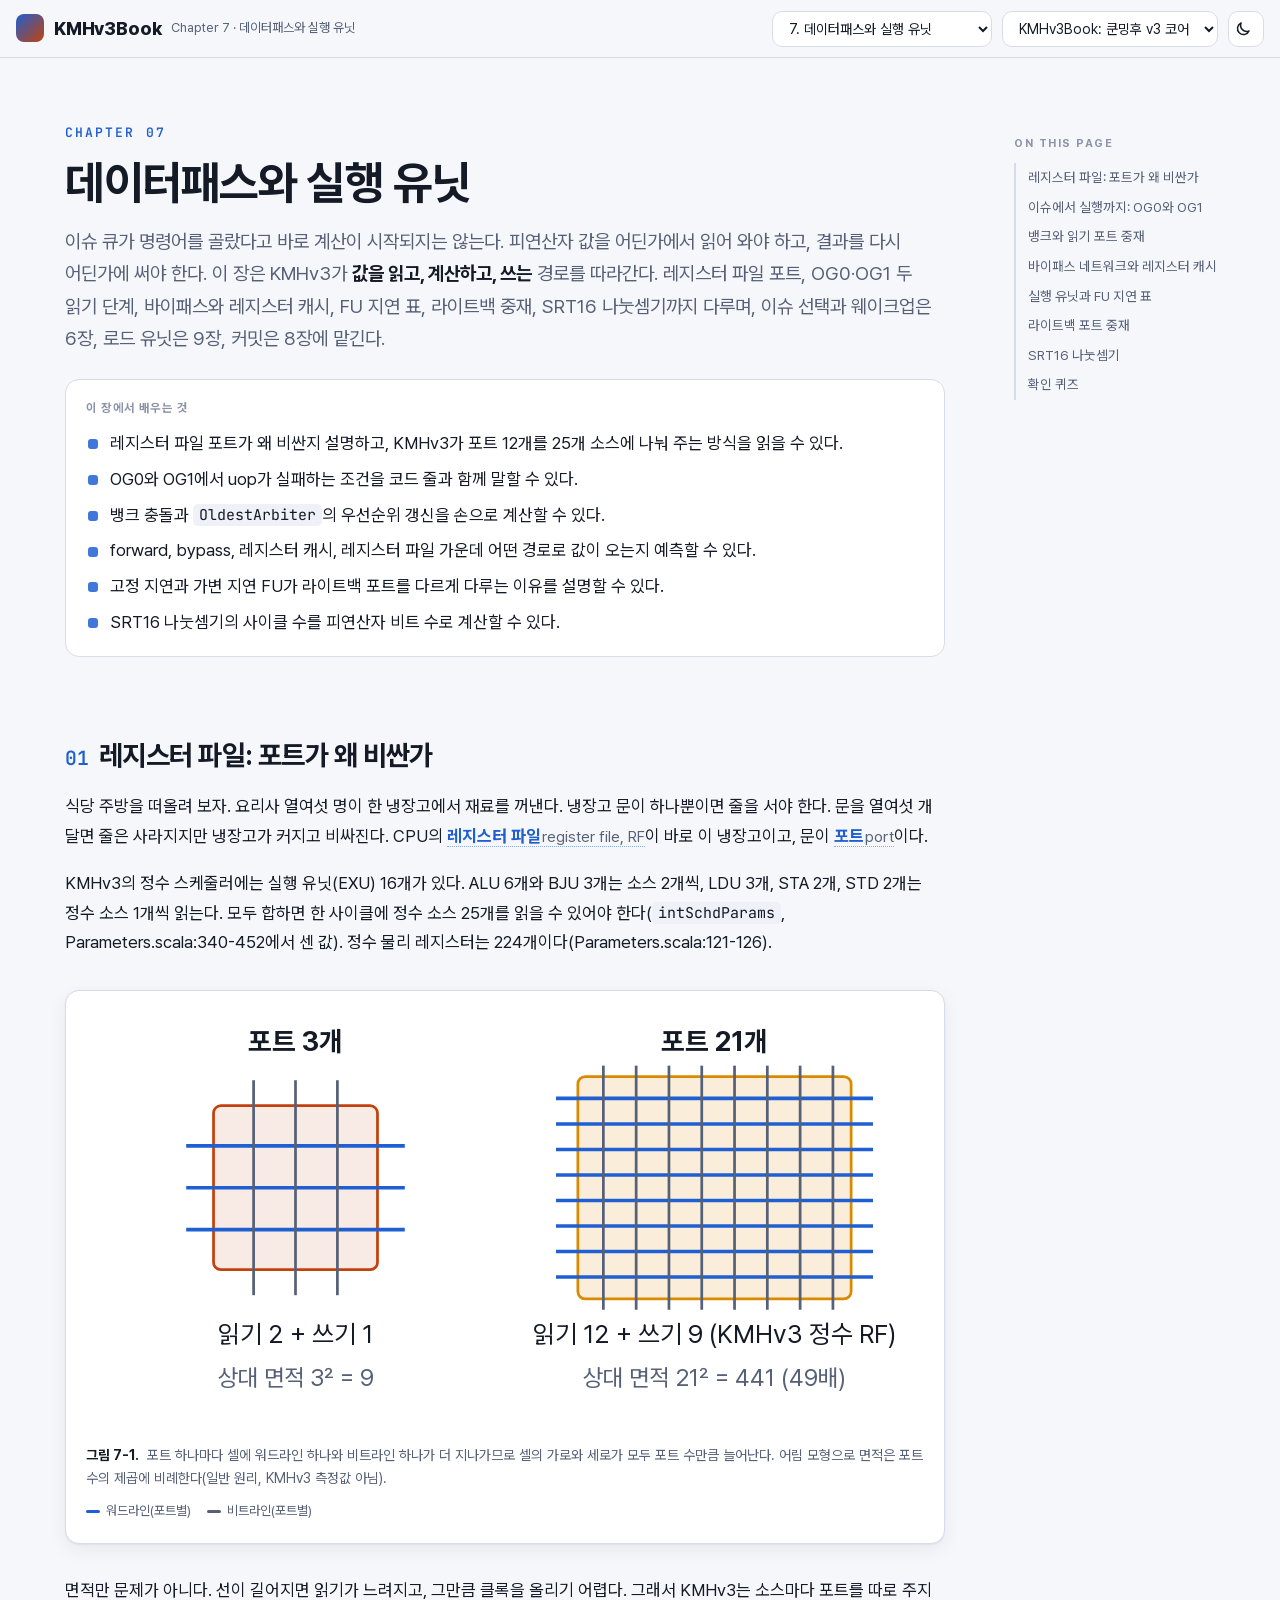
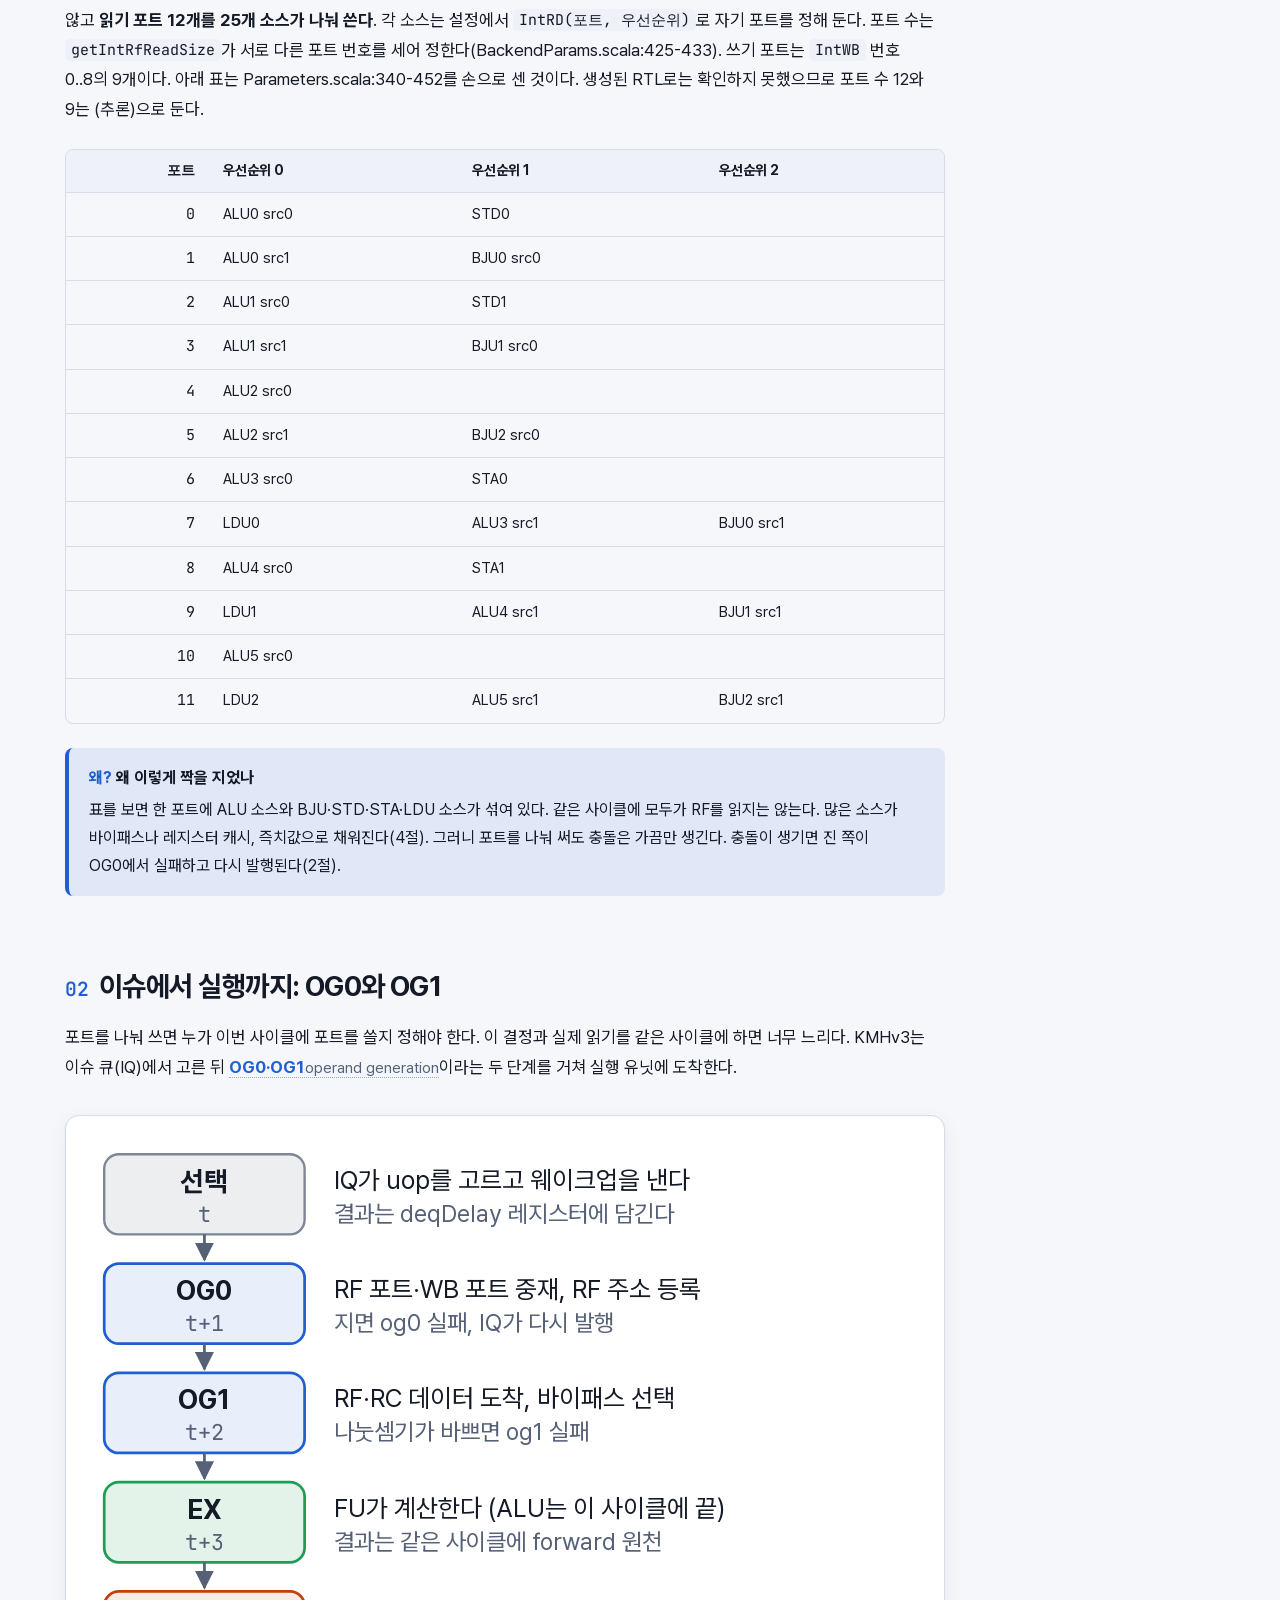
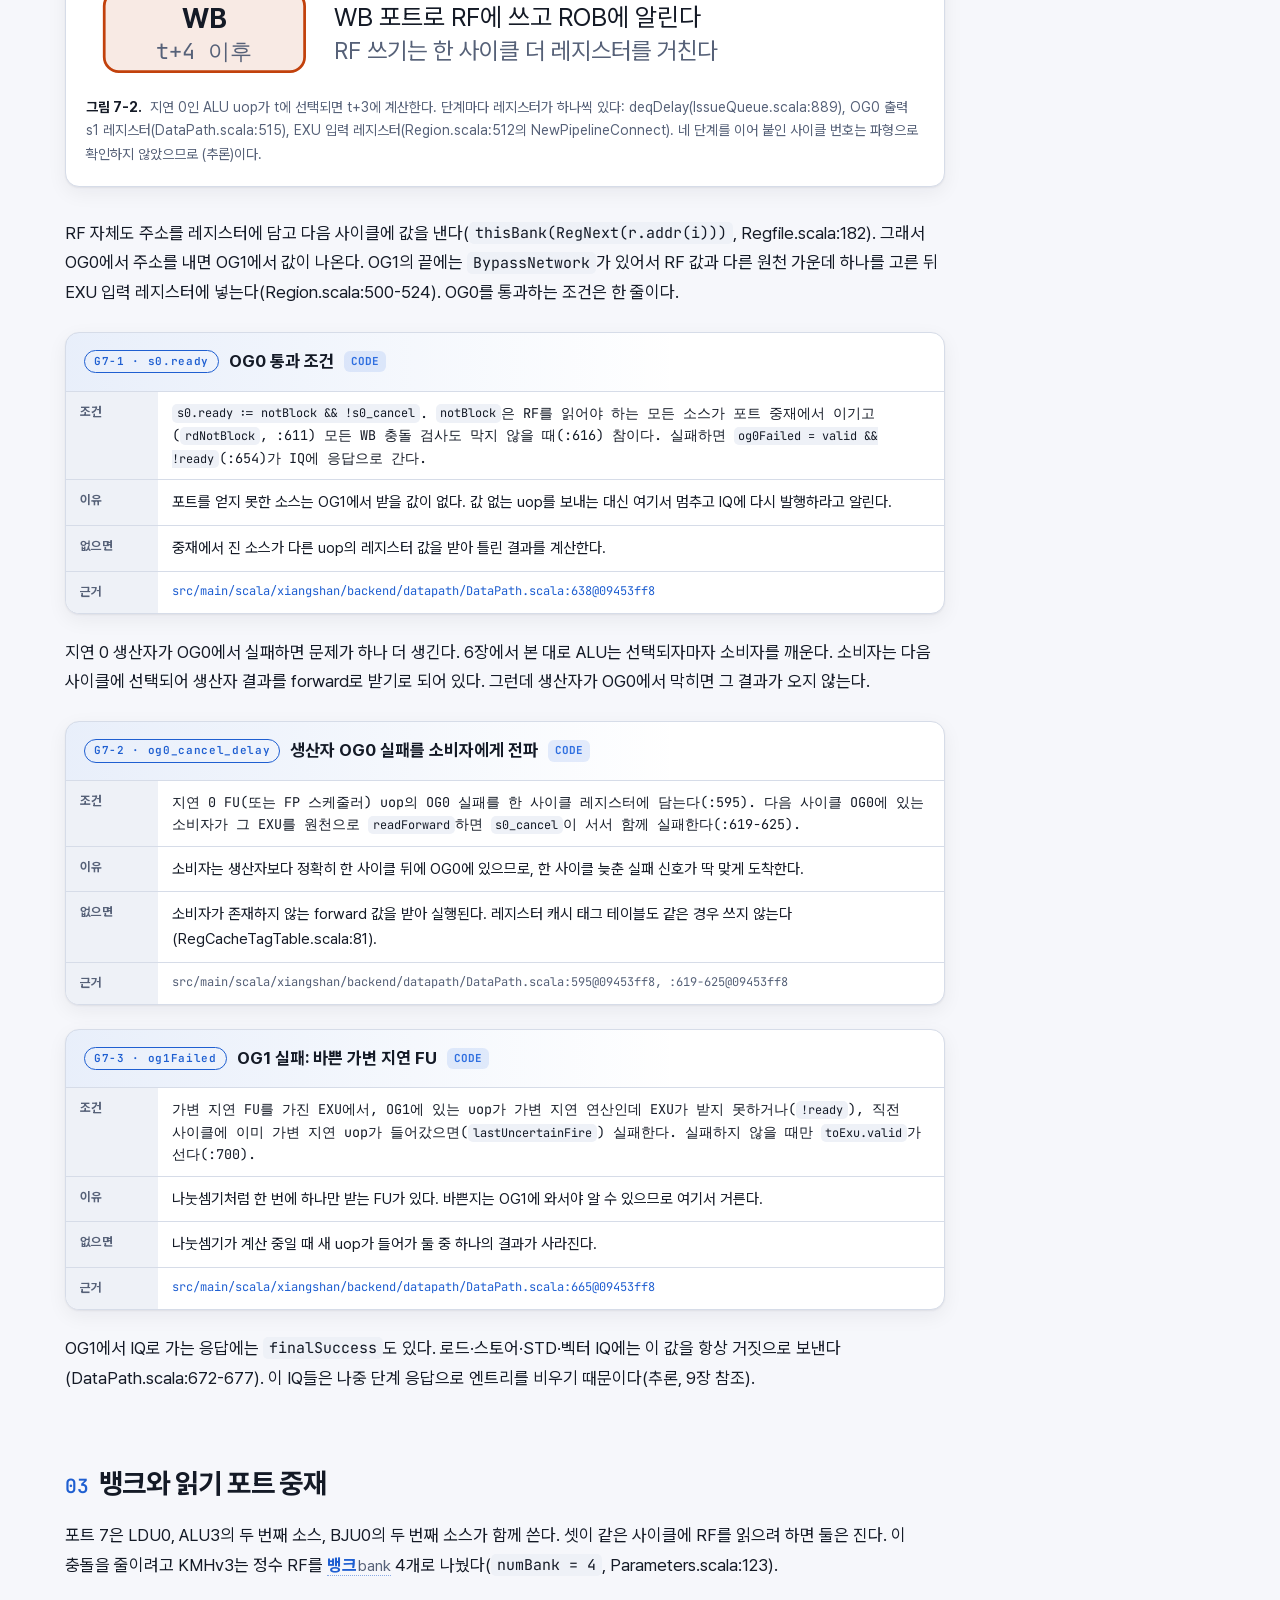
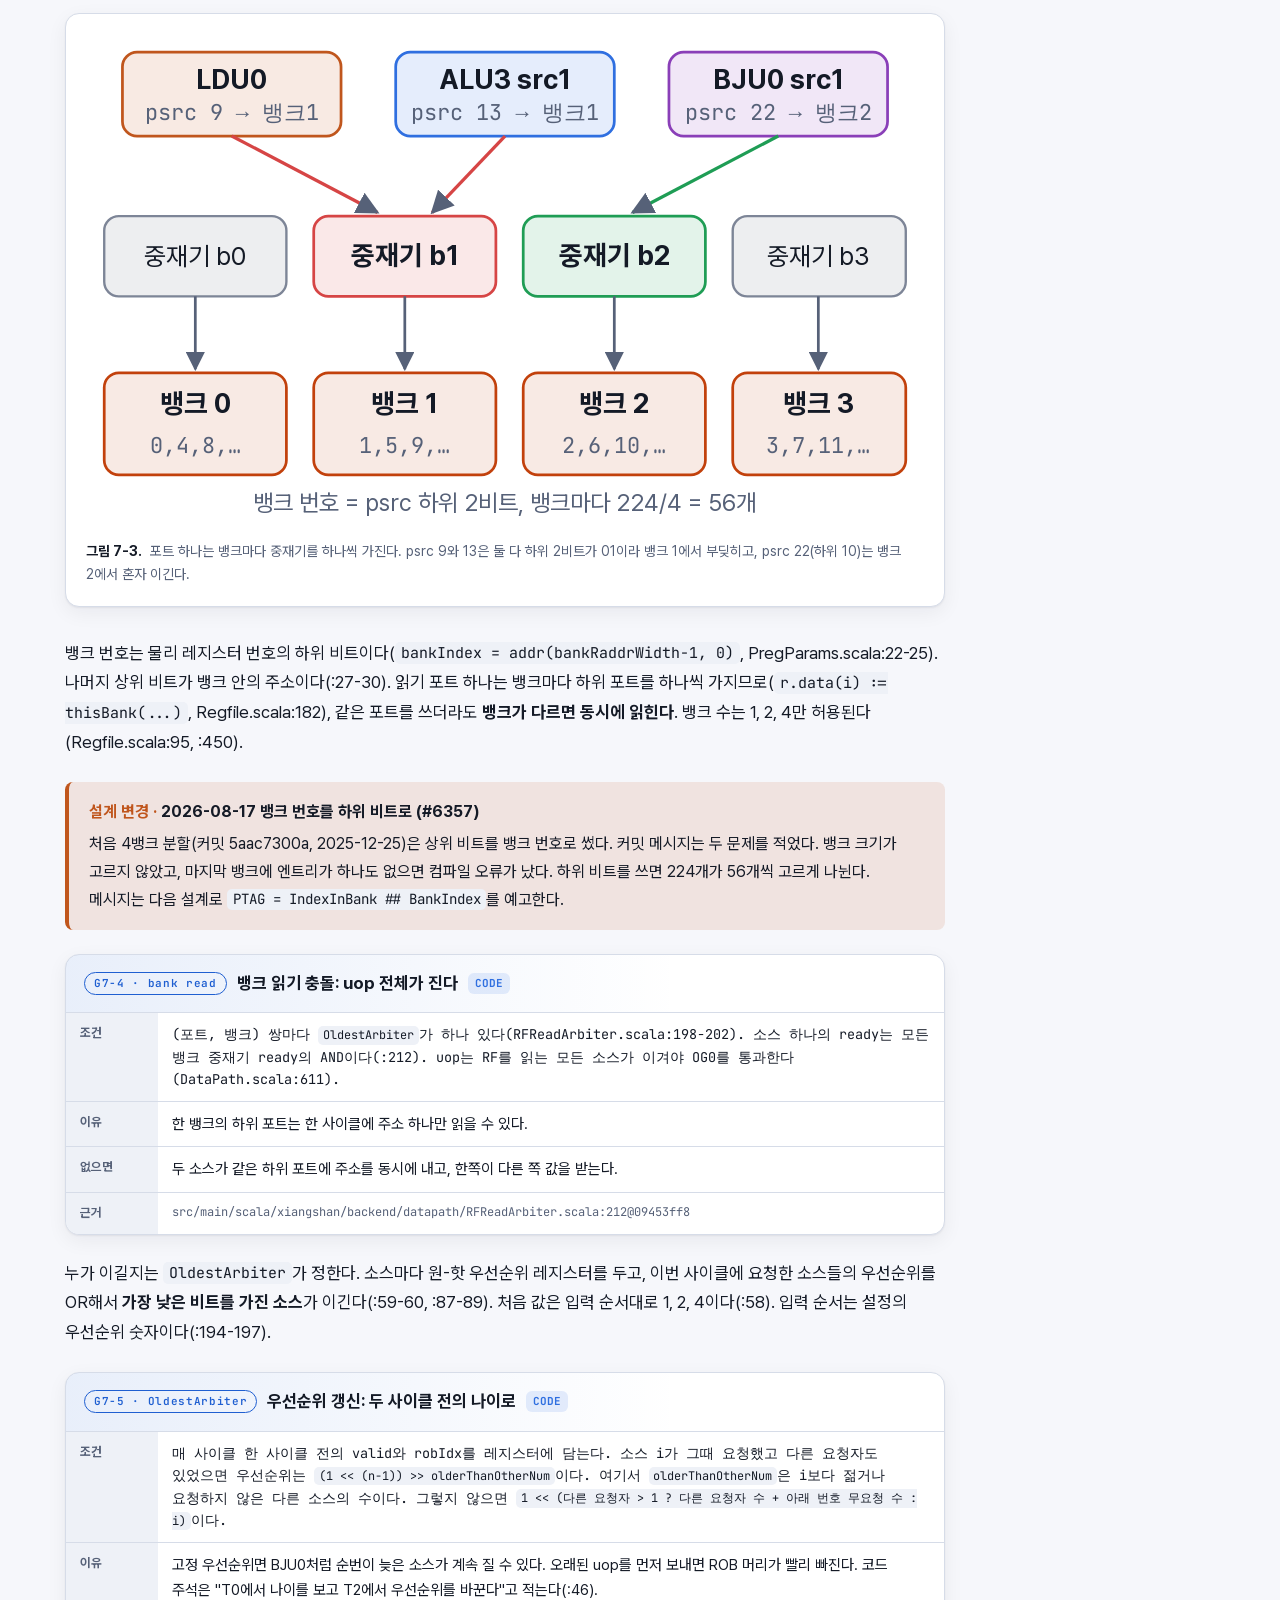
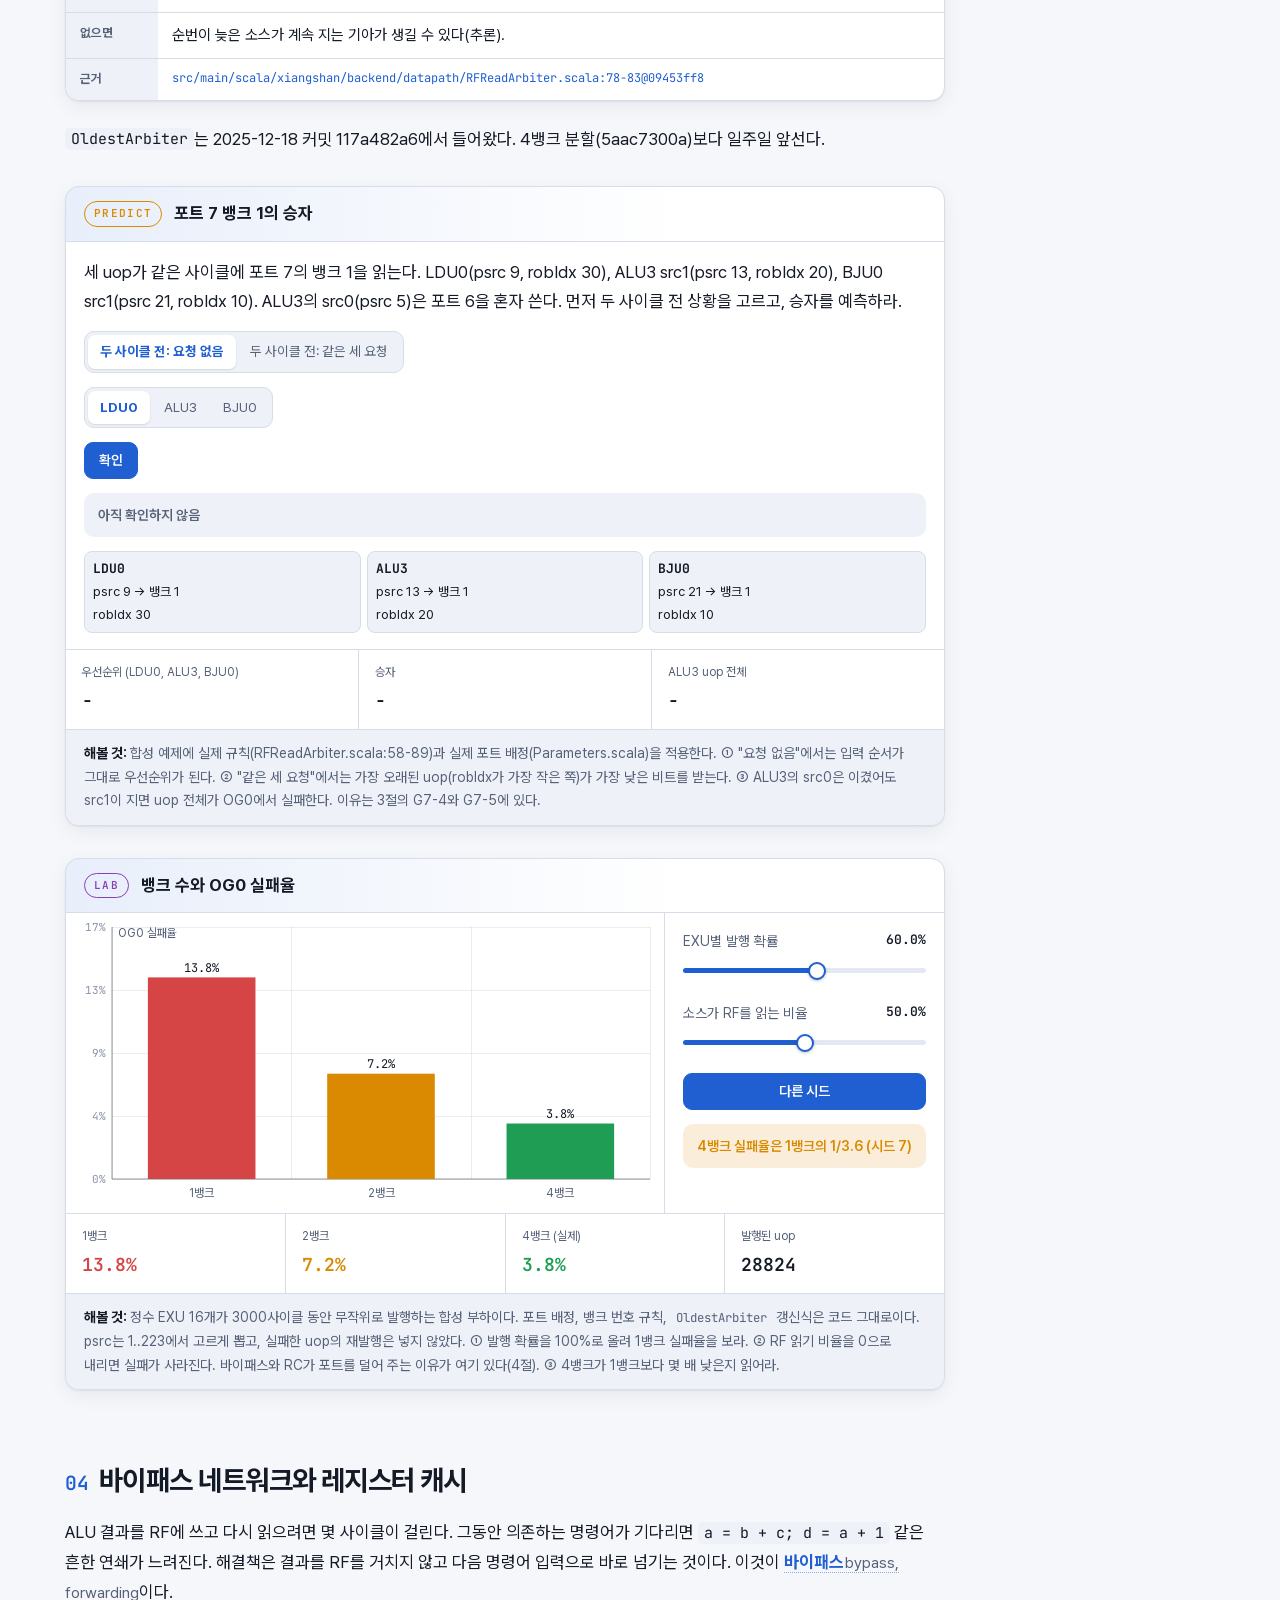
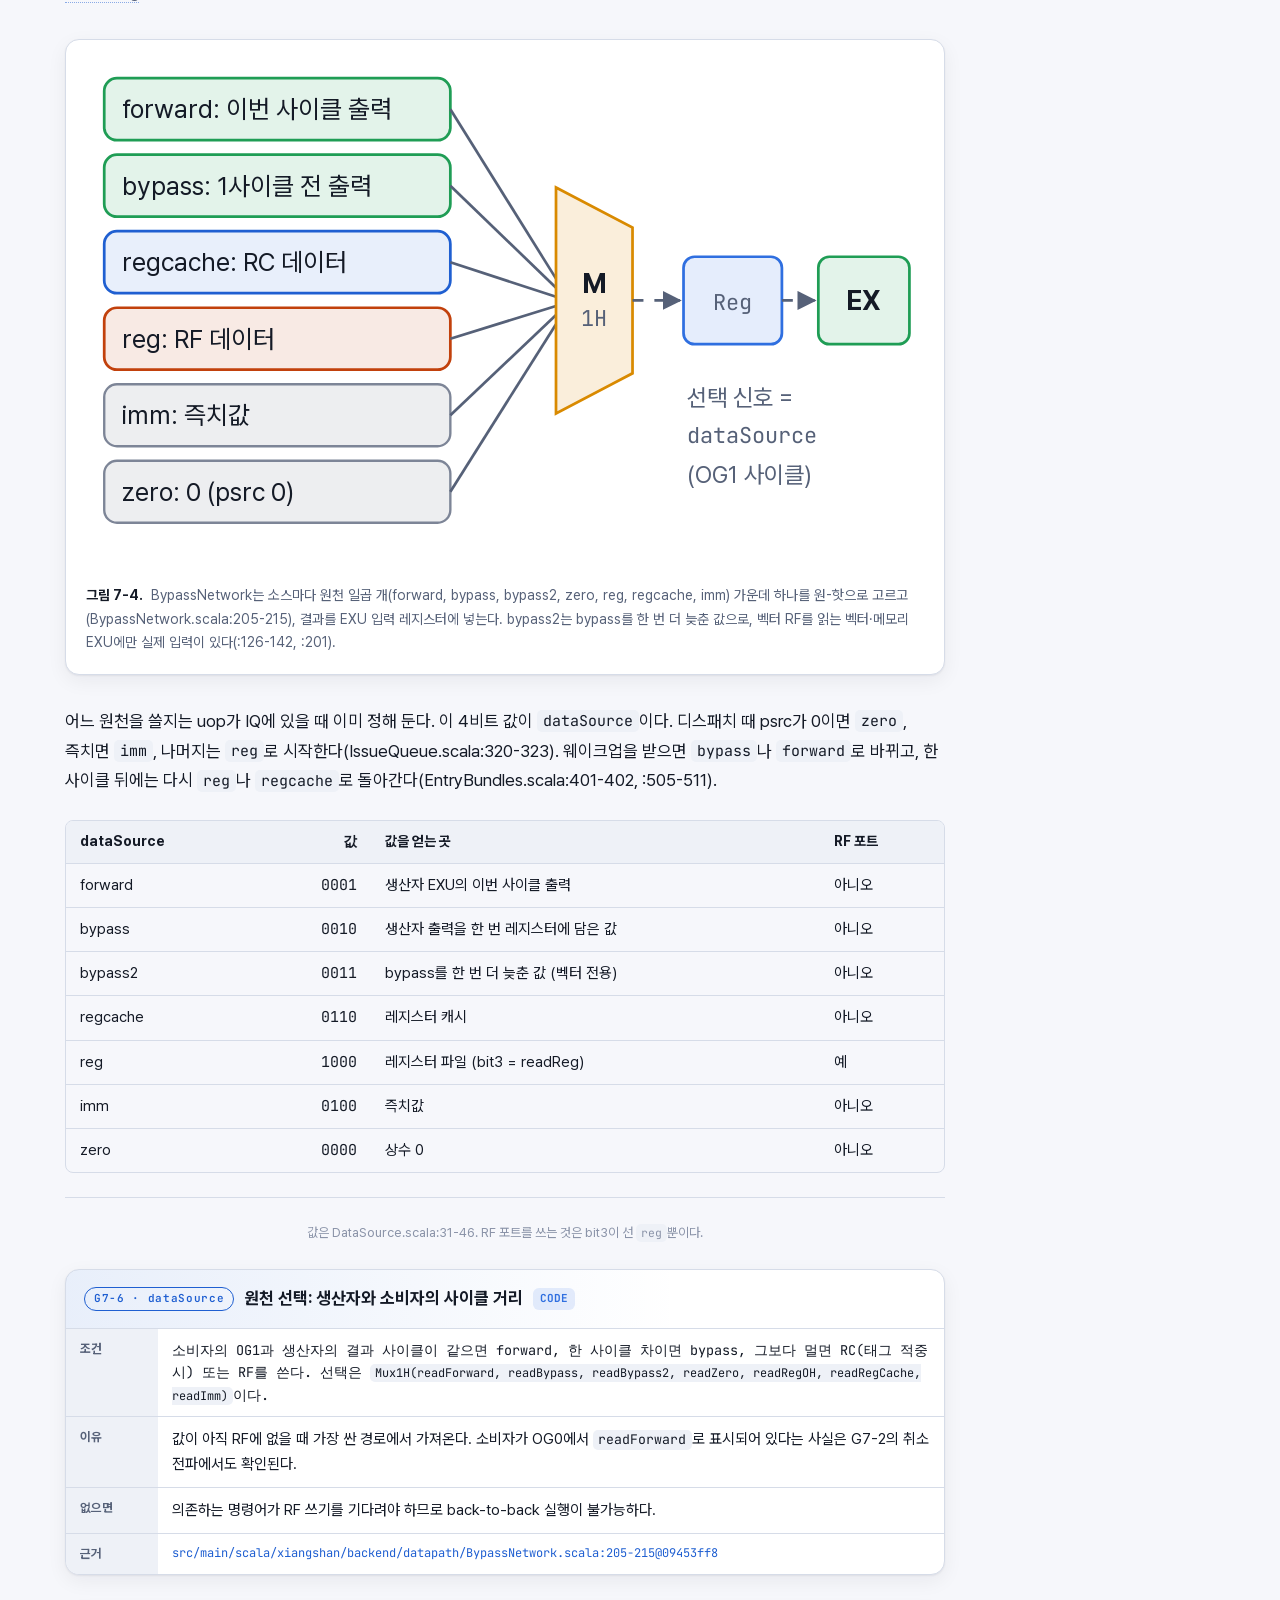
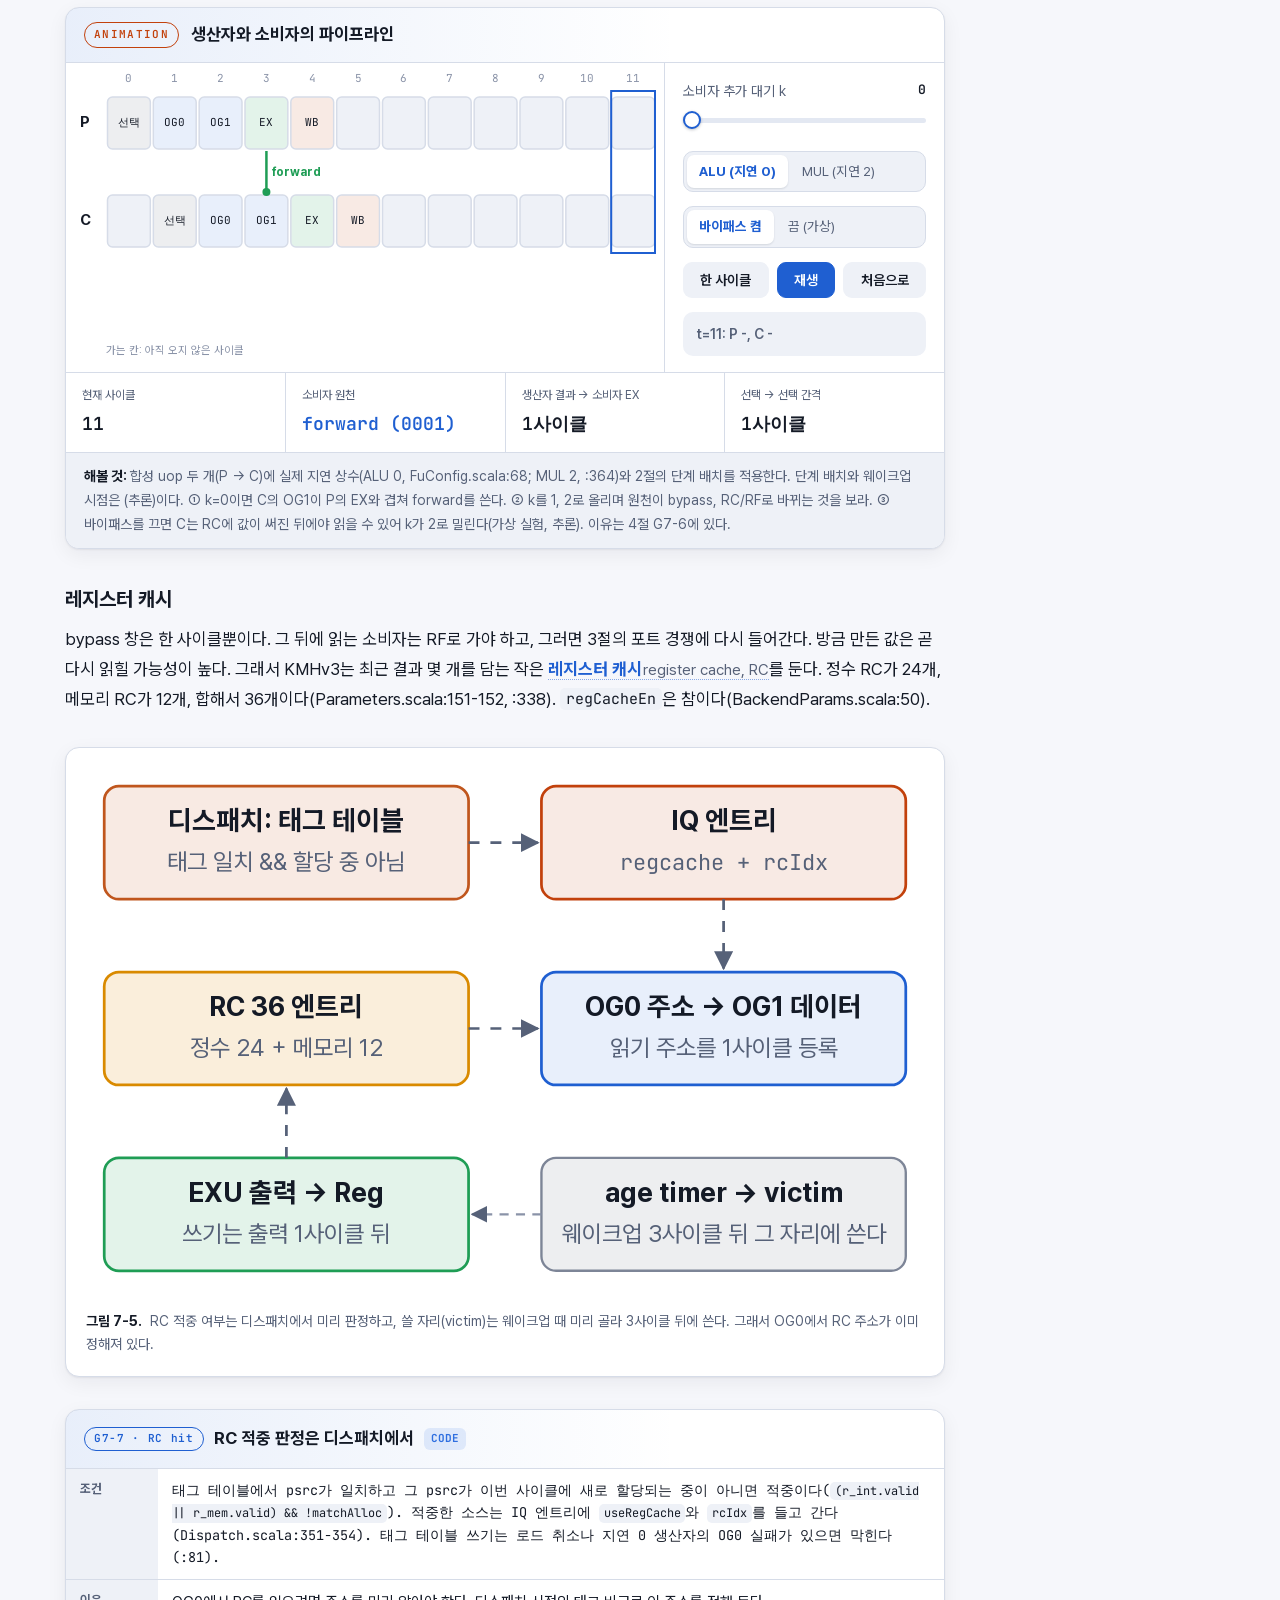
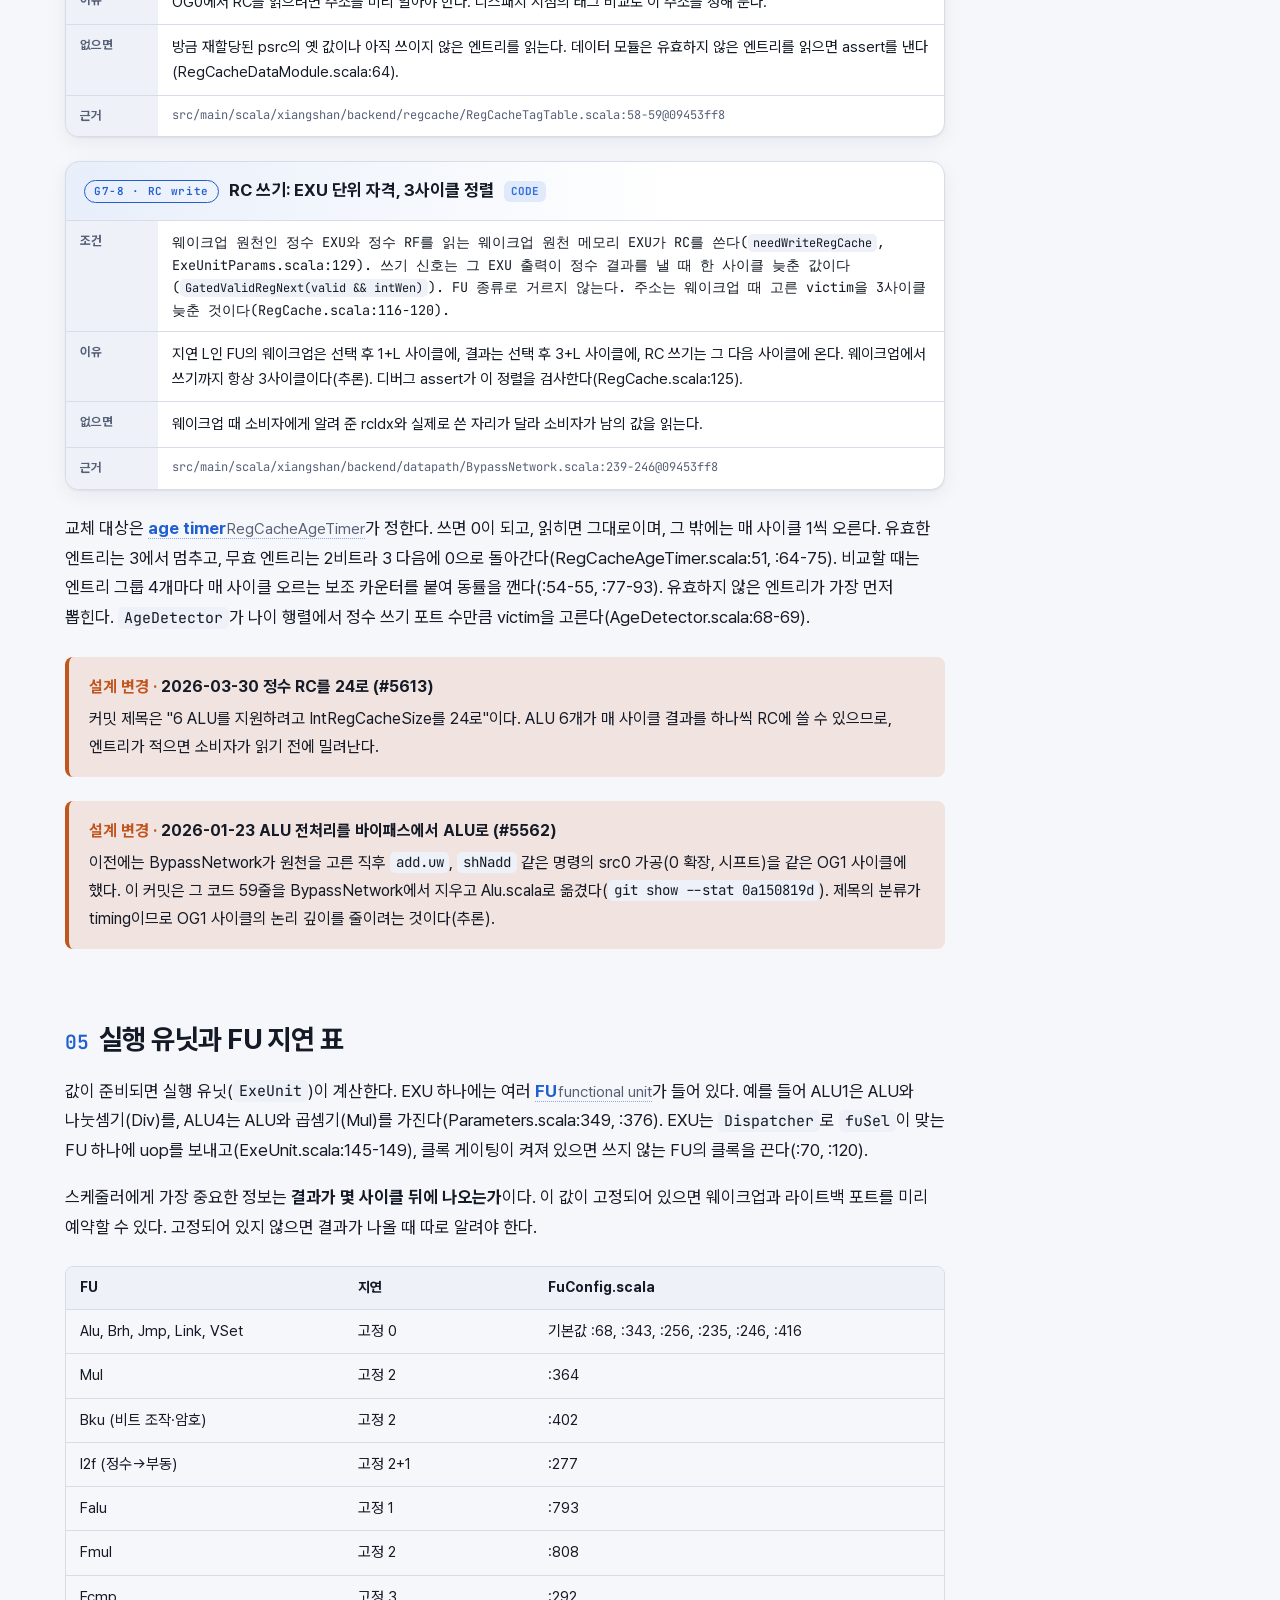
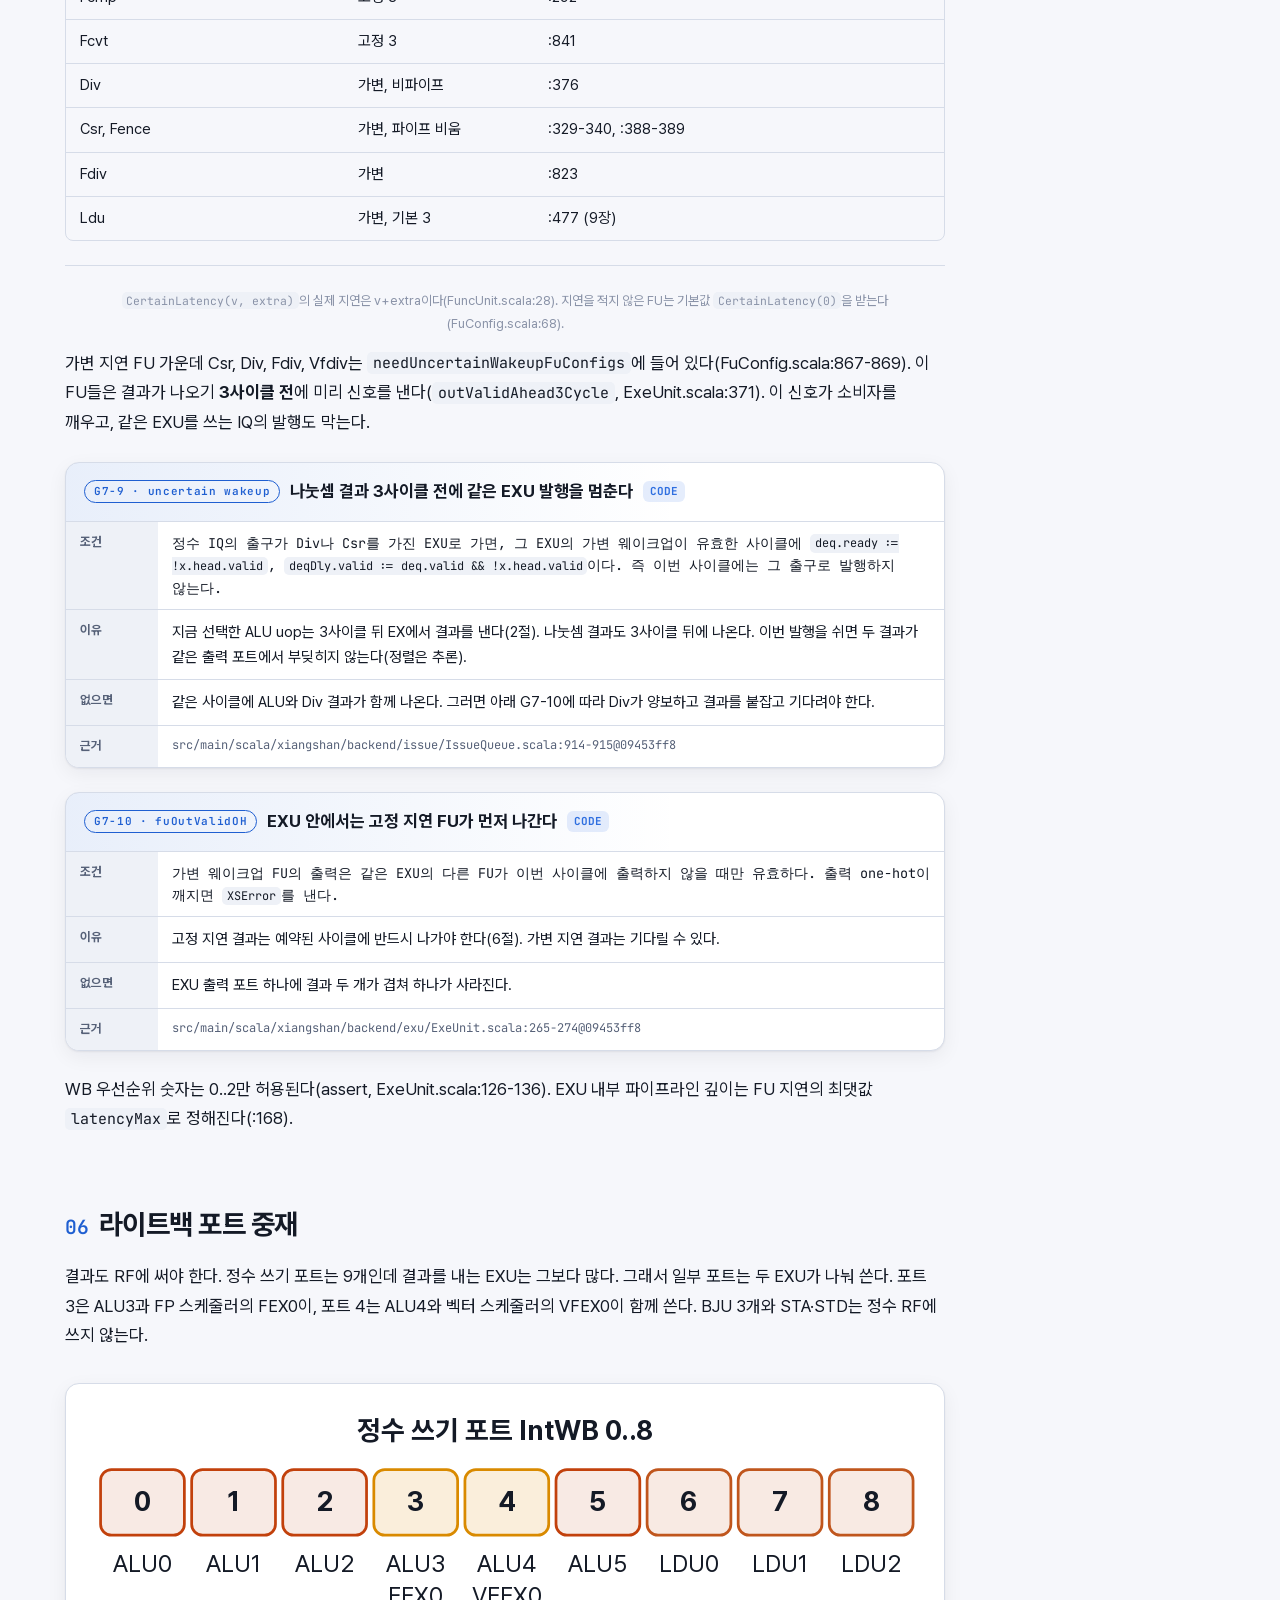
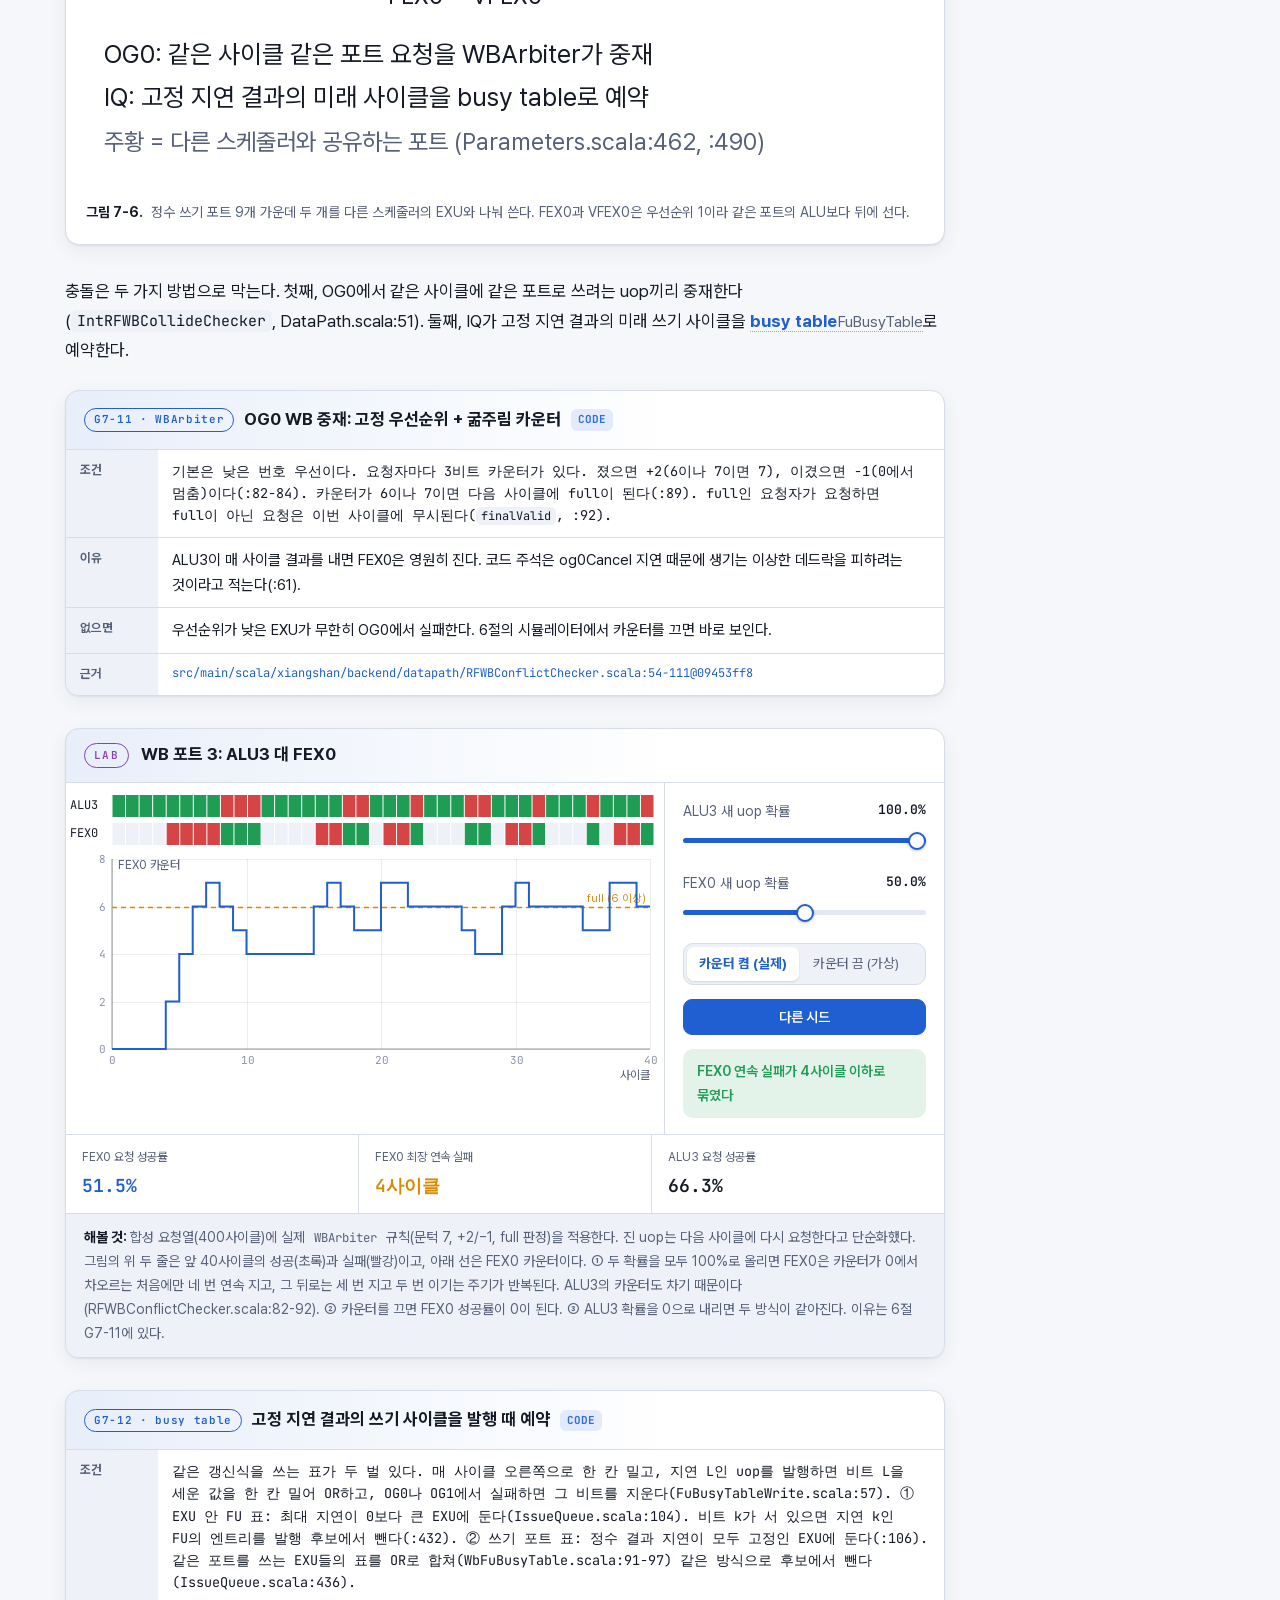
<file: ch07-execute.html>
<!doctype html>
<html lang="ko" data-book="kmhv3">
<head>
<meta charset="utf-8">
<meta name="viewport" content="width=device-width, initial-scale=1">
<title>7장 데이터패스와 실행 유닛</title>
<link rel="stylesheet" href="assets/book.css">
<script src="assets/book.js"></script>
<style>
.bk-grid{display:grid;grid-template-columns:repeat(3,minmax(0,1fr));gap:6px;font-size:13px}
.bk-cell{border:1px solid var(--border);border-radius:8px;padding:6px 8px;background:var(--surface);min-width:0}
.bk-cell b{display:block;font-family:var(--mono);font-size:13px}
.bk-cell.win{background:var(--ok-soft);border-color:var(--ok)}
.bk-cell.lose{background:var(--bad-soft);border-color:var(--bad)}
.bt-row{display:flex;gap:6px;flex-wrap:wrap;align-items:center}
.bt-bit{width:64px;padding:6px 0;text-align:center;border-radius:8px;border:1px solid var(--border);font-family:var(--mono);font-size:13px;background:var(--surface)}
.bt-bit.on{background:var(--warn-soft);border-color:var(--warn);color:var(--warn);font-weight:700}
.simlog{font-family:var(--mono);font-size:12px;max-height:160px;overflow:auto;background:var(--surface);border-radius:8px;padding:6px 8px;margin:0;white-space:pre-wrap}
</style>
</head>
<body data-chapter="ch07">
<div class="page">
<main class="chapter">

<div class="chapter-hero">
  <div class="eyebrow">Chapter 07</div>
  <h1>데이터패스와 실행 유닛</h1>
  <p class="lead">이슈 큐가 명령어를 골랐다고 바로 계산이 시작되지는 않는다. 피연산자 값을 어딘가에서 읽어 와야 하고, 결과를 다시 어딘가에 써야 한다. 이 장은 KMHv3가 <strong>값을 읽고, 계산하고, 쓰는</strong> 경로를 따라간다. 레지스터 파일 포트, OG0·OG1 두 읽기 단계, 바이패스와 레지스터 캐시, FU 지연 표, 라이트백 중재, SRT16 나눗셈기까지 다루며, 이슈 선택과 웨이크업은 6장, 로드 유닛은 9장, 커밋은 8장에 맡긴다.</p>
  <ul class="objectives">
    <li>레지스터 파일 포트가 왜 비싼지 설명하고, KMHv3가 포트 12개를 25개 소스에 나눠 주는 방식을 읽을 수 있다.</li>
    <li>OG0와 OG1에서 uop가 실패하는 조건을 코드 줄과 함께 말할 수 있다.</li>
    <li>뱅크 충돌과 <code>OldestArbiter</code>의 우선순위 갱신을 손으로 계산할 수 있다.</li>
    <li>forward, bypass, 레지스터 캐시, 레지스터 파일 가운데 어떤 경로로 값이 오는지 예측할 수 있다.</li>
    <li>고정 지연과 가변 지연 FU가 라이트백 포트를 다르게 다루는 이유를 설명할 수 있다.</li>
    <li>SRT16 나눗셈기의 사이클 수를 피연산자 비트 수로 계산할 수 있다.</li>
  </ul>
</div>

<section id="s-rf">
  <h2>레지스터 파일: 포트가 왜 비싼가</h2>
  <p>식당 주방을 떠올려 보자. 요리사 열여섯 명이 한 냉장고에서 재료를 꺼낸다. 냉장고 문이 하나뿐이면 줄을 서야 한다. 문을 열여섯 개 달면 줄은 사라지지만 냉장고가 커지고 비싸진다. CPU의 <span class="term" data-def="물리 레지스터 값을 모아 둔 저장 배열. 실행 직전에 피연산자를 여기서 읽고, 실행 뒤 결과를 여기에 쓴다.">레지스터 파일<span class="en">register file, RF</span></span>이 바로 이 냉장고이고, 문이 <span class="term" data-def="같은 사이클에 독립적으로 읽거나 쓸 수 있는 통로. 읽기 포트 하나는 주소 하나를 받아 값 하나를 낸다.">포트<span class="en">port</span></span>이다.</p>
  <p>KMHv3의 정수 스케줄러에는 실행 유닛(EXU) 16개가 있다. ALU 6개와 BJU 3개는 소스 2개씩, LDU 3개, STA 2개, STD 2개는 정수 소스 1개씩 읽는다. 모두 합하면 한 사이클에 정수 소스 25개를 읽을 수 있어야 한다(<code>intSchdParams</code>, Parameters.scala:340-452에서 센 값). 정수 물리 레지스터는 224개이다(Parameters.scala:121-126).</p>

  <figure class="diagram">
    <svg viewBox="0 0 460 230" role="img" aria-label="포트 수에 따라 커지는 레지스터 셀">
      <text x="115" y="22" text-anchor="middle" class="lbl-b">포트 3개</text>
      <rect class="box-2" x="70" y="52" width="90" height="90" rx="4"/>
      <line class="ln-acc" x1="55" y1="74" x2="175" y2="74"/><line class="ln-acc" x1="55" y1="97" x2="175" y2="97"/><line class="ln-acc" x1="55" y1="120" x2="175" y2="120"/>
      <line class="ln" x1="92" y1="38" x2="92" y2="156"/><line class="ln" x1="115" y1="38" x2="115" y2="156"/><line class="ln" x1="138" y1="38" x2="138" y2="156"/>
      <text x="115" y="182" text-anchor="middle" class="lbl">읽기 2 + 쓰기 1</text>
      <text x="115" y="206" text-anchor="middle" class="lbl-dim">상대 면적 3² = 9</text>
      <text x="345" y="22" text-anchor="middle" class="lbl-b">포트 21개</text>
      <rect class="box-warn" x="270" y="36" width="150" height="122" rx="4"/>
      <g class="ln-acc"><line x1="258" y1="48" x2="432" y2="48"/><line x1="258" y1="62" x2="432" y2="62"/><line x1="258" y1="76" x2="432" y2="76"/><line x1="258" y1="90" x2="432" y2="90"/><line x1="258" y1="104" x2="432" y2="104"/><line x1="258" y1="118" x2="432" y2="118"/><line x1="258" y1="132" x2="432" y2="132"/><line x1="258" y1="146" x2="432" y2="146"/></g>
      <g class="ln"><line x1="284" y1="30" x2="284" y2="164"/><line x1="302" y1="30" x2="302" y2="164"/><line x1="320" y1="30" x2="320" y2="164"/><line x1="338" y1="30" x2="338" y2="164"/><line x1="356" y1="30" x2="356" y2="164"/><line x1="374" y1="30" x2="374" y2="164"/><line x1="392" y1="30" x2="392" y2="164"/><line x1="410" y1="30" x2="410" y2="164"/></g>
      <text x="345" y="182" text-anchor="middle" class="lbl">읽기 12 + 쓰기 9 (KMHv3 정수 RF)</text>
      <text x="345" y="206" text-anchor="middle" class="lbl-dim">상대 면적 21² = 441 (49배)</text>
    </svg>
    <figcaption>포트 하나마다 셀에 워드라인 하나와 비트라인 하나가 더 지나가므로 셀의 가로와 세로가 모두 포트 수만큼 늘어난다. 어림 모형으로 면적은 포트 수의 제곱에 비례한다(일반 원리, KMHv3 측정값 아님).</figcaption>
    <div class="legend"><span><i style="--c:var(--accent)"></i>워드라인(포트별)</span><span><i style="--c:var(--text-dim)"></i>비트라인(포트별)</span></div>
  </figure>

  <p>면적만 문제가 아니다. 선이 길어지면 읽기가 느려지고, 그만큼 클록을 올리기 어렵다. 그래서 KMHv3는 소스마다 포트를 따로 주지 않고 <strong>읽기 포트 12개를 25개 소스가 나눠 쓴다</strong>. 각 소스는 설정에서 <code>IntRD(포트, 우선순위)</code>로 자기 포트를 정해 둔다. 포트 수는 <code>getIntRfReadSize</code>가 서로 다른 포트 번호를 세어 정한다(BackendParams.scala:425-433). 쓰기 포트는 <code>IntWB</code> 번호 0..8의 9개이다. 아래 표는 Parameters.scala:340-452를 손으로 센 것이다. 생성된 RTL로는 확인하지 못했으므로 포트 수 12와 9는 (추론)으로 둔다.</p>

  <div class="table-wrap"><table class="data">
    <tr><th class="num">포트</th><th>우선순위 0</th><th>우선순위 1</th><th>우선순위 2</th></tr>
    <tr><td class="num">0</td><td>ALU0 src0</td><td>STD0</td><td></td></tr>
    <tr><td class="num">1</td><td>ALU0 src1</td><td>BJU0 src0</td><td></td></tr>
    <tr><td class="num">2</td><td>ALU1 src0</td><td>STD1</td><td></td></tr>
    <tr><td class="num">3</td><td>ALU1 src1</td><td>BJU1 src0</td><td></td></tr>
    <tr><td class="num">4</td><td>ALU2 src0</td><td></td><td></td></tr>
    <tr><td class="num">5</td><td>ALU2 src1</td><td>BJU2 src0</td><td></td></tr>
    <tr><td class="num">6</td><td>ALU3 src0</td><td>STA0</td><td></td></tr>
    <tr><td class="num">7</td><td>LDU0</td><td>ALU3 src1</td><td>BJU0 src1</td></tr>
    <tr><td class="num">8</td><td>ALU4 src0</td><td>STA1</td><td></td></tr>
    <tr><td class="num">9</td><td>LDU1</td><td>ALU4 src1</td><td>BJU1 src1</td></tr>
    <tr><td class="num">10</td><td>ALU5 src0</td><td></td><td></td></tr>
    <tr><td class="num">11</td><td>LDU2</td><td>ALU5 src1</td><td>BJU2 src1</td></tr>
  </table></div>

  <div class="callout why"><strong>왜 이렇게 짝을 지었나</strong><p>표를 보면 한 포트에 ALU 소스와 BJU·STD·STA·LDU 소스가 섞여 있다. 같은 사이클에 모두가 RF를 읽지는 않는다. 많은 소스가 바이패스나 레지스터 캐시, 즉치값으로 채워진다(4절). 그러니 포트를 나눠 써도 충돌은 가끔만 생긴다. 충돌이 생기면 진 쪽이 OG0에서 실패하고 다시 발행된다(2절).</p></div>
</section>

<section id="s-og">
  <h2>이슈에서 실행까지: OG0와 OG1</h2>
  <p>포트를 나눠 쓰면 누가 이번 사이클에 포트를 쓸지 정해야 한다. 이 결정과 실제 읽기를 같은 사이클에 하면 너무 느리다. KMHv3는 이슈 큐(IQ)에서 고른 뒤 <span class="term" data-def="Operand Generation. 이슈 직후 피연산자를 준비하는 두 단계. OG0에서 포트를 중재하고 RF 주소를 내며, OG1에서 데이터를 받아 바이패스와 함께 고른다.">OG0·OG1<span class="en">operand generation</span></span>이라는 두 단계를 거쳐 실행 유닛에 도착한다.</p>

  <figure class="diagram">
    <svg viewBox="0 0 460 300" role="img" aria-label="선택에서 라이트백까지 다섯 단계">
      <defs><marker id="m71" viewBox="0 0 10 10" refX="9" refY="5" markerWidth="7" markerHeight="7" orient="auto"><path d="M0,0 L10,5 L0,10 z" fill="var(--text-dim)"/></marker></defs>
      <rect class="box-grey" x="10" y="10" width="110" height="44" rx="8"/><text x="65" y="30" text-anchor="middle" class="lbl-b">선택</text><text x="65" y="47" text-anchor="middle" class="lbl-mono">t</text>
      <text x="136" y="29" class="lbl">IQ가 uop를 고르고 웨이크업을 낸다</text><text x="136" y="47" class="lbl-dim">결과는 deqDelay 레지스터에 담긴다</text>
      <line class="ln flow" x1="65" y1="54" x2="65" y2="68" marker-end="url(#m71)"/>
      <rect class="box-acc" x="10" y="70" width="110" height="44" rx="8"/><text x="65" y="90" text-anchor="middle" class="lbl-b">OG0</text><text x="65" y="107" text-anchor="middle" class="lbl-mono">t+1</text>
      <text x="136" y="89" class="lbl">RF 포트·WB 포트 중재, RF 주소 등록</text><text x="136" y="107" class="lbl-dim">지면 og0 실패, IQ가 다시 발행</text>
      <line class="ln flow" x1="65" y1="114" x2="65" y2="128" marker-end="url(#m71)"/>
      <rect class="box-acc" x="10" y="130" width="110" height="44" rx="8"/><text x="65" y="150" text-anchor="middle" class="lbl-b">OG1</text><text x="65" y="167" text-anchor="middle" class="lbl-mono">t+2</text>
      <text x="136" y="149" class="lbl">RF·RC 데이터 도착, 바이패스 선택</text><text x="136" y="167" class="lbl-dim">나눗셈기가 바쁘면 og1 실패</text>
      <line class="ln flow" x1="65" y1="174" x2="65" y2="188" marker-end="url(#m71)"/>
      <rect class="box-ok" x="10" y="190" width="110" height="44" rx="8"/><text x="65" y="210" text-anchor="middle" class="lbl-b">EX</text><text x="65" y="227" text-anchor="middle" class="lbl-mono">t+3</text>
      <text x="136" y="209" class="lbl">FU가 계산한다 (ALU는 이 사이클에 끝)</text><text x="136" y="227" class="lbl-dim">결과는 같은 사이클에 forward 원천</text>
      <line class="ln flow" x1="65" y1="234" x2="65" y2="248" marker-end="url(#m71)"/>
      <rect class="box-2" x="10" y="250" width="110" height="44" rx="8"/><text x="65" y="270" text-anchor="middle" class="lbl-b">WB</text><text x="65" y="287" text-anchor="middle" class="lbl-mono">t+4 이후</text>
      <text x="136" y="269" class="lbl">WB 포트로 RF에 쓰고 ROB에 알린다</text><text x="136" y="287" class="lbl-dim">RF 쓰기는 한 사이클 더 레지스터를 거친다</text>
    </svg>
    <figcaption>지연 0인 ALU uop가 t에 선택되면 t+3에 계산한다. 단계마다 레지스터가 하나씩 있다: deqDelay(IssueQueue.scala:889), OG0 출력 s1 레지스터(DataPath.scala:515), EXU 입력 레지스터(Region.scala:512의 NewPipelineConnect). 네 단계를 이어 붙인 사이클 번호는 파형으로 확인하지 않았으므로 (추론)이다.</figcaption>
  </figure>

  <p>RF 자체도 주소를 레지스터에 담고 다음 사이클에 값을 낸다(<code>thisBank(RegNext(r.addr(i)))</code>, Regfile.scala:182). 그래서 OG0에서 주소를 내면 OG1에서 값이 나온다. OG1의 끝에는 <code>BypassNetwork</code>가 있어서 RF 값과 다른 원천 가운데 하나를 고른 뒤 EXU 입력 레지스터에 넣는다(Region.scala:500-524). OG0를 통과하는 조건은 한 줄이다.</p>

  <div class="gate">
    <div class="gate-head"><span class="gate-id">G7-1 · s0.ready</span><h4>OG0 통과 조건</h4><span class="actor code">CODE</span></div>
    <dl>
      <dt>조건</dt><dd class="cond"><code>s0.ready := notBlock &amp;&amp; !s0_cancel</code>. <code>notBlock</code>은 RF를 읽어야 하는 모든 소스가 포트 중재에서 이기고(<code>rdNotBlock</code>, :611) 모든 WB 충돌 검사도 막지 않을 때(:616) 참이다. 실패하면 <code>og0Failed = valid &amp;&amp; !ready</code>(:654)가 IQ에 응답으로 간다.</dd>
      <dt>이유</dt><dd class="why">포트를 얻지 못한 소스는 OG1에서 받을 값이 없다. 값 없는 uop를 보내는 대신 여기서 멈추고 IQ에 다시 발행하라고 알린다.</dd>
      <dt>없으면</dt><dd>중재에서 진 소스가 다른 uop의 레지스터 값을 받아 틀린 결과를 계산한다.</dd>
      <dt>근거</dt><dd class="src"><a href="https://github.com/OpenXiangShan/XiangShan/blob/09453ff8f44e9d2b526e6149c60e1dc3f08c7192/src/main/scala/xiangshan/backend/datapath/DataPath.scala#L638" target="_blank">src/main/scala/xiangshan/backend/datapath/DataPath.scala:638@09453ff8</a></dd>
    </dl>
  </div>

  <p>지연 0 생산자가 OG0에서 실패하면 문제가 하나 더 생긴다. 6장에서 본 대로 ALU는 선택되자마자 소비자를 깨운다. 소비자는 다음 사이클에 선택되어 생산자 결과를 forward로 받기로 되어 있다. 그런데 생산자가 OG0에서 막히면 그 결과가 오지 않는다.</p>

  <div class="gate">
    <div class="gate-head"><span class="gate-id">G7-2 · og0_cancel_delay</span><h4>생산자 OG0 실패를 소비자에게 전파</h4><span class="actor code">CODE</span></div>
    <dl>
      <dt>조건</dt><dd class="cond">지연 0 FU(또는 FP 스케줄러) uop의 OG0 실패를 한 사이클 레지스터에 담는다(:595). 다음 사이클 OG0에 있는 소비자가 그 EXU를 원천으로 <code>readForward</code>하면 <code>s0_cancel</code>이 서서 함께 실패한다(:619-625).</dd>
      <dt>이유</dt><dd class="why">소비자는 생산자보다 정확히 한 사이클 뒤에 OG0에 있으므로, 한 사이클 늦춘 실패 신호가 딱 맞게 도착한다.</dd>
      <dt>없으면</dt><dd>소비자가 존재하지 않는 forward 값을 받아 실행된다. 레지스터 캐시 태그 테이블도 같은 경우 쓰지 않는다(RegCacheTagTable.scala:81).</dd>
      <dt>근거</dt><dd class="src">src/main/scala/xiangshan/backend/datapath/DataPath.scala:595@09453ff8, :619-625@09453ff8</dd>
    </dl>
  </div>

  <div class="gate">
    <div class="gate-head"><span class="gate-id">G7-3 · og1Failed</span><h4>OG1 실패: 바쁜 가변 지연 FU</h4><span class="actor code">CODE</span></div>
    <dl>
      <dt>조건</dt><dd class="cond">가변 지연 FU를 가진 EXU에서, OG1에 있는 uop가 가변 지연 연산인데 EXU가 받지 못하거나(<code>!ready</code>), 직전 사이클에 이미 가변 지연 uop가 들어갔으면(<code>lastUncertainFire</code>) 실패한다. 실패하지 않을 때만 <code>toExu.valid</code>가 선다(:700).</dd>
      <dt>이유</dt><dd class="why">나눗셈기처럼 한 번에 하나만 받는 FU가 있다. 바쁜지는 OG1에 와서야 알 수 있으므로 여기서 거른다.</dd>
      <dt>없으면</dt><dd>나눗셈기가 계산 중일 때 새 uop가 들어가 둘 중 하나의 결과가 사라진다.</dd>
      <dt>근거</dt><dd class="src"><a href="https://github.com/OpenXiangShan/XiangShan/blob/09453ff8f44e9d2b526e6149c60e1dc3f08c7192/src/main/scala/xiangshan/backend/datapath/DataPath.scala#L665" target="_blank">src/main/scala/xiangshan/backend/datapath/DataPath.scala:665@09453ff8</a></dd>
    </dl>
  </div>
  <p>OG1에서 IQ로 가는 응답에는 <code>finalSuccess</code>도 있다. 로드·스토어·STD·벡터 IQ에는 이 값을 항상 거짓으로 보낸다(DataPath.scala:672-677). 이 IQ들은 나중 단계 응답으로 엔트리를 비우기 때문이다(추론, 9장 참조).</p>
</section>

<section id="s-bank">
  <h2>뱅크와 읽기 포트 중재</h2>
  <p>포트 7은 LDU0, ALU3의 두 번째 소스, BJU0의 두 번째 소스가 함께 쓴다. 셋이 같은 사이클에 RF를 읽으려 하면 둘은 진다. 이 충돌을 줄이려고 KMHv3는 정수 RF를 <span class="term" data-def="저장 배열을 여러 조각으로 나누고, 포트 하나가 조각마다 따로 하나씩 읽게 하는 구조. 서로 다른 조각을 읽는 요청은 충돌하지 않는다.">뱅크<span class="en">bank</span></span> 4개로 나눴다(<code>numBank = 4</code>, Parameters.scala:123).</p>

  <figure class="diagram">
    <svg viewBox="0 0 460 270" role="img" aria-label="포트 7의 뱅크별 중재">
      <defs><marker id="m72" viewBox="0 0 10 10" refX="9" refY="5" markerWidth="7" markerHeight="7" orient="auto"><path d="M0,0 L10,5 L0,10 z" fill="var(--text-dim)"/></marker></defs>
      <rect class="box-user" x="20" y="10" width="120" height="46" rx="8"/><text x="80" y="30" text-anchor="middle" class="lbl-b">LDU0</text><text x="80" y="47" text-anchor="middle" class="lbl-mono">psrc 9 → 뱅크1</text>
      <rect class="box-code" x="170" y="10" width="120" height="46" rx="8"/><text x="230" y="30" text-anchor="middle" class="lbl-b">ALU3 src1</text><text x="230" y="47" text-anchor="middle" class="lbl-mono">psrc 13 → 뱅크1</text>
      <rect class="box-llm" x="320" y="10" width="120" height="46" rx="8"/><text x="380" y="30" text-anchor="middle" class="lbl-b">BJU0 src1</text><text x="380" y="47" text-anchor="middle" class="lbl-mono">psrc 22 → 뱅크2</text>
      <rect class="box-grey" x="10" y="100" width="100" height="44" rx="8"/><text x="60" y="127" text-anchor="middle" class="lbl">중재기 b0</text>
      <rect class="box-bad" x="125" y="100" width="100" height="44" rx="8"/><text x="175" y="127" text-anchor="middle" class="lbl-b">중재기 b1</text>
      <rect class="box-ok" x="240" y="100" width="100" height="44" rx="8"/><text x="290" y="127" text-anchor="middle" class="lbl-b">중재기 b2</text>
      <rect class="box-grey" x="355" y="100" width="95" height="44" rx="8"/><text x="402" y="127" text-anchor="middle" class="lbl">중재기 b3</text>
      <line class="ln-bad" x1="80" y1="56" x2="160" y2="98" marker-end="url(#m72)"/>
      <line class="ln-bad" x1="230" y1="56" x2="190" y2="98" marker-end="url(#m72)"/>
      <line class="ln-ok" x1="380" y1="56" x2="300" y2="98" marker-end="url(#m72)"/>
      <rect class="box-2" x="10" y="186" width="100" height="56" rx="8"/><text x="60" y="208" text-anchor="middle" class="lbl-b">뱅크 0</text><text x="60" y="230" text-anchor="middle" class="lbl-mono">0,4,8,…</text>
      <rect class="box-2" x="125" y="186" width="100" height="56" rx="8"/><text x="175" y="208" text-anchor="middle" class="lbl-b">뱅크 1</text><text x="175" y="230" text-anchor="middle" class="lbl-mono">1,5,9,…</text>
      <rect class="box-2" x="240" y="186" width="100" height="56" rx="8"/><text x="290" y="208" text-anchor="middle" class="lbl-b">뱅크 2</text><text x="290" y="230" text-anchor="middle" class="lbl-mono">2,6,10,…</text>
      <rect class="box-2" x="355" y="186" width="95" height="56" rx="8"/><text x="402" y="208" text-anchor="middle" class="lbl-b">뱅크 3</text><text x="402" y="230" text-anchor="middle" class="lbl-mono">3,7,11,…</text>
      <g class="ln"><line x1="60" y1="144" x2="60" y2="184" marker-end="url(#m72)"/><line x1="175" y1="144" x2="175" y2="184" marker-end="url(#m72)"/><line x1="290" y1="144" x2="290" y2="184" marker-end="url(#m72)"/><line x1="402" y1="144" x2="402" y2="184" marker-end="url(#m72)"/></g>
      <text x="230" y="262" text-anchor="middle" class="lbl-dim">뱅크 번호 = psrc 하위 2비트, 뱅크마다 224/4 = 56개</text>
    </svg>
    <figcaption>포트 하나는 뱅크마다 중재기를 하나씩 가진다. psrc 9와 13은 둘 다 하위 2비트가 01이라 뱅크 1에서 부딪히고, psrc 22(하위 10)는 뱅크 2에서 혼자 이긴다.</figcaption>
  </figure>

  <p>뱅크 번호는 물리 레지스터 번호의 하위 비트이다(<code>bankIndex = addr(bankRaddrWidth-1, 0)</code>, PregParams.scala:22-25). 나머지 상위 비트가 뱅크 안의 주소이다(:27-30). 읽기 포트 하나는 뱅크마다 하위 포트를 하나씩 가지므로(<code>r.data(i) := thisBank(...)</code>, Regfile.scala:182), 같은 포트를 쓰더라도 <strong>뱅크가 다르면 동시에 읽힌다</strong>. 뱅크 수는 1, 2, 4만 허용된다(Regfile.scala:95, :450).</p>

  <div class="callout decision"><strong>2026-08-17 뱅크 번호를 하위 비트로 (#6357)</strong><p>처음 4뱅크 분할(커밋 5aac7300a, 2025-12-25)은 상위 비트를 뱅크 번호로 썼다. 커밋 메시지는 두 문제를 적었다. 뱅크 크기가 고르지 않았고, 마지막 뱅크에 엔트리가 하나도 없으면 컴파일 오류가 났다. 하위 비트를 쓰면 224개가 56개씩 고르게 나뉜다. 메시지는 다음 설계로 <code>PTAG = IndexInBank ## BankIndex</code>를 예고한다.</p></div>

  <div class="gate">
    <div class="gate-head"><span class="gate-id">G7-4 · bank read</span><h4>뱅크 읽기 충돌: uop 전체가 진다</h4><span class="actor code">CODE</span></div>
    <dl>
      <dt>조건</dt><dd class="cond">(포트, 뱅크) 쌍마다 <code>OldestArbiter</code>가 하나 있다(RFReadArbiter.scala:198-202). 소스 하나의 ready는 모든 뱅크 중재기 ready의 AND이다(:212). uop는 RF를 읽는 모든 소스가 이겨야 OG0를 통과한다(DataPath.scala:611).</dd>
      <dt>이유</dt><dd class="why">한 뱅크의 하위 포트는 한 사이클에 주소 하나만 읽을 수 있다.</dd>
      <dt>없으면</dt><dd>두 소스가 같은 하위 포트에 주소를 동시에 내고, 한쪽이 다른 쪽 값을 받는다.</dd>
      <dt>근거</dt><dd class="src">src/main/scala/xiangshan/backend/datapath/RFReadArbiter.scala:212@09453ff8</dd>
    </dl>
  </div>

  <p>누가 이길지는 <code>OldestArbiter</code>가 정한다. 소스마다 원-핫 우선순위 레지스터를 두고, 이번 사이클에 요청한 소스들의 우선순위를 OR해서 <strong>가장 낮은 비트를 가진 소스</strong>가 이긴다(:59-60, :87-89). 처음 값은 입력 순서대로 1, 2, 4이다(:58). 입력 순서는 설정의 우선순위 숫자이다(:194-197).</p>

  <div class="gate">
    <div class="gate-head"><span class="gate-id">G7-5 · OldestArbiter</span><h4>우선순위 갱신: 두 사이클 전의 나이로</h4><span class="actor code">CODE</span></div>
    <dl>
      <dt>조건</dt><dd class="cond">매 사이클 한 사이클 전의 valid와 robIdx를 레지스터에 담는다. 소스 i가 그때 요청했고 다른 요청자도 있었으면 우선순위는 <code>(1 &lt;&lt; (n-1)) &gt;&gt; olderThanOtherNum</code>이다. 여기서 <code>olderThanOtherNum</code>은 i보다 젊거나 요청하지 않은 다른 소스의 수이다. 그렇지 않으면 <code>1 &lt;&lt; (다른 요청자 &gt; 1 ? 다른 요청자 수 + 아래 번호 무요청 수 : i)</code>이다.</dd>
      <dt>이유</dt><dd class="why">고정 우선순위면 BJU0처럼 순번이 늦은 소스가 계속 질 수 있다. 오래된 uop를 먼저 보내면 ROB 머리가 빨리 빠진다. 코드 주석은 "T0에서 나이를 보고 T2에서 우선순위를 바꾼다"고 적는다(:46).</dd>
      <dt>없으면</dt><dd>순번이 늦은 소스가 계속 지는 기아가 생길 수 있다(추론).</dd>
      <dt>근거</dt><dd class="src"><a href="https://github.com/OpenXiangShan/XiangShan/blob/09453ff8f44e9d2b526e6149c60e1dc3f08c7192/src/main/scala/xiangshan/backend/datapath/RFReadArbiter.scala#L78" target="_blank">src/main/scala/xiangshan/backend/datapath/RFReadArbiter.scala:78-83@09453ff8</a></dd>
    </dl>
  </div>
  <p><code>OldestArbiter</code>는 2025-12-18 커밋 117a482a6에서 들어왔다. 4뱅크 분할(5aac7300a)보다 일주일 앞선다.</p>

  <div class="sim" id="sim-bankpred">
    <div class="sim-head"><span class="sim-tag predict">Predict</span><h3>포트 7 뱅크 1의 승자</h3></div>
    <div class="sim-body">
      <p style="margin:0">세 uop가 같은 사이클에 포트 7의 뱅크 1을 읽는다. LDU0(psrc 9, robIdx 30), ALU3 src1(psrc 13, robIdx 20), BJU0 src1(psrc 21, robIdx 10). ALU3의 src0(psrc 5)은 포트 6을 혼자 쓴다. 먼저 두 사이클 전 상황을 고르고, 승자를 예측하라.</p>
      <div class="seg" id="bp-hist"><button class="on">두 사이클 전: 요청 없음</button><button>두 사이클 전: 같은 세 요청</button></div>
      <div class="seg" id="bp-choice"><button class="on">LDU0</button><button>ALU3</button><button>BJU0</button></div>
      <div class="btn-row"><button class="btn primary" id="bp-run">확인</button></div>
      <div class="verdict grey" id="bp-out">아직 확인하지 않음</div>
      <div class="bk-grid" id="bp-grid"></div>
    </div>
    <div class="sim-readout">
      <div class="ro"><span>우선순위 (LDU0, ALU3, BJU0)</span><b id="bp-prio">-</b></div>
      <div class="ro"><span>승자</span><b id="bp-win">-</b></div>
      <div class="ro"><span>ALU3 uop 전체</span><b id="bp-alu3">-</b></div>
    </div>
    <div class="sim-note">합성 예제에 실제 규칙(RFReadArbiter.scala:58-89)과 실제 포트 배정(Parameters.scala)을 적용한다. ① "요청 없음"에서는 입력 순서가 그대로 우선순위가 된다. ② "같은 세 요청"에서는 가장 오래된 uop(robIdx가 가장 작은 쪽)가 가장 낮은 비트를 받는다. ③ ALU3의 src0은 이겼어도 src1이 지면 uop 전체가 OG0에서 실패한다. 이유는 3절의 G7-4와 G7-5에 있다.</div>
  </div>

  <div class="sim" id="sim-bank">
    <div class="sim-head"><span class="sim-tag lab">Lab</span><h3>뱅크 수와 OG0 실패율</h3></div>
    <div class="sim-body side">
      <div class="sim-view"><canvas id="bank-cv"></canvas></div>
      <div class="sim-controls">
        <div class="ctl"><label>EXU별 발행 확률 <output data-for="p" data-fmt="pct"></output></label>
          <input type="range" data-k="p" min="0.1" max="1" step="0.05" value="0.6"></div>
        <div class="ctl"><label>소스가 RF를 읽는 비율 <output data-for="r" data-fmt="pct"></output></label>
          <input type="range" data-k="r" min="0" max="1" step="0.05" value="0.5"></div>
        <div class="btn-row"><button class="btn primary" id="bank-seed">다른 시드</button></div>
        <div class="verdict grey" id="bank-verdict">계산 중</div>
      </div>
    </div>
    <div class="sim-readout">
      <div class="stat"><span class="k">1뱅크</span><span class="v bad" id="bank-r1">-</span></div>
      <div class="stat"><span class="k">2뱅크</span><span class="v warn" id="bank-r2">-</span></div>
      <div class="stat"><span class="k">4뱅크 (실제)</span><span class="v ok" id="bank-r4">-</span></div>
      <div class="stat"><span class="k">발행된 uop</span><span class="v" id="bank-n">-</span></div>
    </div>
    <div class="sim-note">정수 EXU 16개가 3000사이클 동안 무작위로 발행하는 합성 부하이다. 포트 배정, 뱅크 번호 규칙, <code>OldestArbiter</code> 갱신식은 코드 그대로이다. psrc는 1..223에서 고르게 뽑고, 실패한 uop의 재발행은 넣지 않았다. ① 발행 확률을 100%로 올려 1뱅크 실패율을 보라. ② RF 읽기 비율을 0으로 내리면 실패가 사라진다. 바이패스와 RC가 포트를 덜어 주는 이유가 여기 있다(4절). ③ 4뱅크가 1뱅크보다 몇 배 낮은지 읽어라.</div>
  </div>
</section>

<section id="s-bypass">
  <h2>바이패스 네트워크와 레지스터 캐시</h2>
  <p>ALU 결과를 RF에 쓰고 다시 읽으려면 몇 사이클이 걸린다. 그동안 의존하는 명령어가 기다리면 <code>a = b + c; d = a + 1</code> 같은 흔한 연쇄가 느려진다. 해결책은 결과를 RF를 거치지 않고 다음 명령어 입력으로 바로 넘기는 것이다. 이것이 <span class="term" data-def="실행 결과를 레지스터 파일에 쓰기 전에, 실행 유닛 출력에서 다른 명령어의 입력으로 바로 연결하는 경로.">바이패스<span class="en">bypass, forwarding</span></span>이다.</p>

  <figure class="diagram">
    <svg viewBox="0 0 460 280" role="img" aria-label="BypassNetwork의 원천 선택">
      <defs><marker id="m73" viewBox="0 0 10 10" refX="9" refY="5" markerWidth="7" markerHeight="7" orient="auto"><path d="M0,0 L10,5 L0,10 z" fill="var(--text-dim)"/></marker></defs>
      <rect class="box-ok" x="10" y="10" width="190" height="34" rx="7"/><text x="20" y="32" class="lbl">forward: 이번 사이클 출력</text>
      <rect class="box-ok" x="10" y="52" width="190" height="34" rx="7"/><text x="20" y="74" class="lbl">bypass: 1사이클 전 출력</text>
      <rect class="box-acc" x="10" y="94" width="190" height="34" rx="7"/><text x="20" y="116" class="lbl">regcache: RC 데이터</text>
      <rect class="box-2" x="10" y="136" width="190" height="34" rx="7"/><text x="20" y="158" class="lbl">reg: RF 데이터</text>
      <rect class="box-grey" x="10" y="178" width="190" height="34" rx="7"/><text x="20" y="200" class="lbl">imm: 즉치값</text>
      <rect class="box-grey" x="10" y="220" width="190" height="34" rx="7"/><text x="20" y="242" class="lbl">zero: 0 (psrc 0)</text>
      <g class="ln"><line x1="200" y1="27" x2="258" y2="120"/><line x1="200" y1="69" x2="258" y2="125"/><line x1="200" y1="111" x2="258" y2="130"/><line x1="200" y1="153" x2="258" y2="135"/><line x1="200" y1="195" x2="258" y2="140"/><line x1="200" y1="237" x2="258" y2="145"/></g>
      <path class="box-warn" d="M258,70 L300,92 L300,172 L258,194 Z"/>
      <text x="279" y="128" text-anchor="middle" class="lbl-b">M</text><text x="279" y="146" text-anchor="middle" class="lbl-mono">1H</text>
      <line class="ln flow" x1="300" y1="132" x2="326" y2="132" marker-end="url(#m73)"/>
      <rect class="box-code" x="328" y="108" width="54" height="48" rx="6"/><text x="355" y="137" text-anchor="middle" class="lbl-mono">Reg</text>
      <line class="ln flow" x1="382" y1="132" x2="400" y2="132" marker-end="url(#m73)"/>
      <rect class="box-ok" x="402" y="108" width="50" height="48" rx="6"/><text x="427" y="137" text-anchor="middle" class="lbl-b">EX</text>
      <text x="330" y="190" class="lbl-dim">선택 신호 =</text><text x="330" y="210" class="lbl-mono">dataSource</text>
      <text x="330" y="232" class="lbl-dim">(OG1 사이클)</text>
    </svg>
    <figcaption>BypassNetwork는 소스마다 원천 일곱 개(forward, bypass, bypass2, zero, reg, regcache, imm) 가운데 하나를 원-핫으로 고르고(BypassNetwork.scala:205-215), 결과를 EXU 입력 레지스터에 넣는다. bypass2는 bypass를 한 번 더 늦춘 값으로, 벡터 RF를 읽는 벡터·메모리 EXU에만 실제 입력이 있다(:126-142, :201).</figcaption>
  </figure>

  <p>어느 원천을 쓸지는 uop가 IQ에 있을 때 이미 정해 둔다. 이 4비트 값이 <code>dataSource</code>이다. 디스패치 때 psrc가 0이면 <code>zero</code>, 즉치면 <code>imm</code>, 나머지는 <code>reg</code>로 시작한다(IssueQueue.scala:320-323). 웨이크업을 받으면 <code>bypass</code>나 <code>forward</code>로 바뀌고, 한 사이클 뒤에는 다시 <code>reg</code>나 <code>regcache</code>로 돌아간다(EntryBundles.scala:401-402, :505-511).</p>

  <div class="table-wrap"><table class="data">
    <tr><th>dataSource</th><th class="num">값</th><th>값을 얻는 곳</th><th>RF 포트</th></tr>
    <tr><td>forward</td><td class="num" style="white-space:nowrap">0001</td><td>생산자 EXU의 이번 사이클 출력</td><td>아니오</td></tr>
    <tr><td>bypass</td><td class="num" style="white-space:nowrap">0010</td><td>생산자 출력을 한 번 레지스터에 담은 값</td><td>아니오</td></tr>
    <tr><td>bypass2</td><td class="num" style="white-space:nowrap">0011</td><td>bypass를 한 번 더 늦춘 값 (벡터 전용)</td><td>아니오</td></tr>
    <tr><td>regcache</td><td class="num" style="white-space:nowrap">0110</td><td>레지스터 캐시</td><td>아니오</td></tr>
    <tr><td>reg</td><td class="num" style="white-space:nowrap">1000</td><td>레지스터 파일 (bit3 = readReg)</td><td>예</td></tr>
    <tr><td>imm</td><td class="num" style="white-space:nowrap">0100</td><td>즉치값</td><td>아니오</td></tr>
    <tr><td>zero</td><td class="num" style="white-space:nowrap">0000</td><td>상수 0</td><td>아니오</td></tr>
  </table></div>
  <p class="footnote" style="margin-top:4px">값은 DataSource.scala:31-46. RF 포트를 쓰는 것은 bit3이 선 <code>reg</code>뿐이다.</p>

  <div class="gate">
    <div class="gate-head"><span class="gate-id">G7-6 · dataSource</span><h4>원천 선택: 생산자와 소비자의 사이클 거리</h4><span class="actor code">CODE</span></div>
    <dl>
      <dt>조건</dt><dd class="cond">소비자의 OG1과 생산자의 결과 사이클이 같으면 forward, 한 사이클 차이면 bypass, 그보다 멀면 RC(태그 적중 시) 또는 RF를 쓴다. 선택은 <code>Mux1H(readForward, readBypass, readBypass2, readZero, readRegOH, readRegCache, readImm)</code>이다.</dd>
      <dt>이유</dt><dd class="why">값이 아직 RF에 없을 때 가장 싼 경로에서 가져온다. 소비자가 OG0에서 <code>readForward</code>로 표시되어 있다는 사실은 G7-2의 취소 전파에서도 확인된다.</dd>
      <dt>없으면</dt><dd>의존하는 명령어가 RF 쓰기를 기다려야 하므로 back-to-back 실행이 불가능하다.</dd>
      <dt>근거</dt><dd class="src"><a href="https://github.com/OpenXiangShan/XiangShan/blob/09453ff8f44e9d2b526e6149c60e1dc3f08c7192/src/main/scala/xiangshan/backend/datapath/BypassNetwork.scala#L205" target="_blank">src/main/scala/xiangshan/backend/datapath/BypassNetwork.scala:205-215@09453ff8</a></dd>
    </dl>
  </div>

  <div class="sim" id="sim-pipe">
    <div class="sim-head"><span class="sim-tag anim">Animation</span><h3>생산자와 소비자의 파이프라인</h3></div>
    <div class="sim-body side">
      <div class="sim-view"><canvas id="pipe-cv"></canvas></div>
      <div class="sim-controls">
        <div class="ctl"><label>소비자 추가 대기 k <output data-for="k" data-fmt="int"></output></label>
          <input type="range" data-k="k" min="0" max="3" step="1" value="0"></div>
        <div class="seg" id="pipe-prod"><button class="on">ALU (지연 0)</button><button>MUL (지연 2)</button></div>
        <div class="seg" id="pipe-byp"><button class="on">바이패스 켬</button><button>끔 (가상)</button></div>
        <div class="btn-row"><button class="btn" id="pipe-step">한 사이클</button><button class="btn primary" id="pipe-play">재생</button><button class="btn" id="pipe-reset">처음으로</button></div>
        <div class="verdict grey" id="pipe-verdict">대기</div>
      </div>
    </div>
    <div class="sim-readout">
      <div class="ro"><span>현재 사이클</span><b id="pipe-t">0</b></div>
      <div class="ro"><span>소비자 원천</span><b class="acc" id="pipe-src">-</b></div>
      <div class="ro"><span>생산자 결과 → 소비자 EX</span><b id="pipe-gap">-</b></div>
      <div class="ro"><span>선택 → 선택 간격</span><b id="pipe-sel">-</b></div>
    </div>
    <div class="sim-note">합성 uop 두 개(P → C)에 실제 지연 상수(ALU 0, FuConfig.scala:68; MUL 2, :364)와 2절의 단계 배치를 적용한다. 단계 배치와 웨이크업 시점은 (추론)이다. ① k=0이면 C의 OG1이 P의 EX와 겹쳐 forward를 쓴다. ② k를 1, 2로 올리며 원천이 bypass, RC/RF로 바뀌는 것을 보라. ③ 바이패스를 끄면 C는 RC에 값이 써진 뒤에야 읽을 수 있어 k가 2로 밀린다(가상 실험, 추론). 이유는 4절 G7-6에 있다.</div>
  </div>

  <h3>레지스터 캐시</h3>
  <p>bypass 창은 한 사이클뿐이다. 그 뒤에 읽는 소비자는 RF로 가야 하고, 그러면 3절의 포트 경쟁에 다시 들어간다. 방금 만든 값은 곧 다시 읽힐 가능성이 높다. 그래서 KMHv3는 최근 결과 몇 개를 담는 작은 <span class="term" data-def="최근 생산된 값 몇 개를 담는 작은 버퍼. 여기서 읽으면 레지스터 파일 포트를 쓰지 않는다.">레지스터 캐시<span class="en">register cache, RC</span></span>를 둔다. 정수 RC가 24개, 메모리 RC가 12개, 합해서 36개이다(Parameters.scala:151-152, :338). <code>regCacheEn</code>은 참이다(BackendParams.scala:50).</p>

  <figure class="diagram">
    <svg viewBox="0 0 460 290" role="img" aria-label="레지스터 캐시의 쓰기, 판정, 읽기">
      <defs><marker id="m74" viewBox="0 0 10 10" refX="9" refY="5" markerWidth="7" markerHeight="7" orient="auto"><path d="M0,0 L10,5 L0,10 z" fill="var(--text-dim)"/></marker></defs>
      <rect class="box-user" x="10" y="10" width="200" height="62" rx="8"/><text x="110" y="34" text-anchor="middle" class="lbl-b">디스패치: 태그 테이블</text><text x="110" y="56" text-anchor="middle" class="lbl-dim">태그 일치 &amp;&amp; 할당 중 아님</text>
      <rect class="box-2" x="250" y="10" width="200" height="62" rx="8"/><text x="350" y="34" text-anchor="middle" class="lbl-b">IQ 엔트리</text><text x="350" y="56" text-anchor="middle" class="lbl-mono">regcache + rcIdx</text>
      <line class="ln flow" x1="210" y1="41" x2="248" y2="41" marker-end="url(#m74)"/>
      <rect class="box-acc" x="250" y="112" width="200" height="62" rx="8"/><text x="350" y="136" text-anchor="middle" class="lbl-b">OG0 주소 → OG1 데이터</text><text x="350" y="158" text-anchor="middle" class="lbl-dim">읽기 주소를 1사이클 등록</text>
      <line class="ln flow" x1="350" y1="72" x2="350" y2="110" marker-end="url(#m74)"/>
      <rect class="box-warn" x="10" y="112" width="200" height="62" rx="8"/><text x="110" y="136" text-anchor="middle" class="lbl-b">RC 36 엔트리</text><text x="110" y="158" text-anchor="middle" class="lbl-dim">정수 24 + 메모리 12</text>
      <line class="ln flow" x1="210" y1="143" x2="248" y2="143" marker-end="url(#m74)"/>
      <rect class="box-ok" x="10" y="214" width="200" height="62" rx="8"/><text x="110" y="238" text-anchor="middle" class="lbl-b">EXU 출력 → Reg</text><text x="110" y="260" text-anchor="middle" class="lbl-dim">쓰기는 출력 1사이클 뒤</text>
      <line class="ln flow" x1="110" y1="214" x2="110" y2="176" marker-end="url(#m74)"/>
      <rect class="box-grey" x="250" y="214" width="200" height="62" rx="8"/><text x="350" y="238" text-anchor="middle" class="lbl-b">age timer → victim</text><text x="350" y="260" text-anchor="middle" class="lbl-dim">웨이크업 3사이클 뒤 그 자리에 쓴다</text>
      <line class="ln-dash" x1="250" y1="245" x2="212" y2="245" marker-end="url(#m74)"/>
    </svg>
    <figcaption>RC 적중 여부는 디스패치에서 미리 판정하고, 쓸 자리(victim)는 웨이크업 때 미리 골라 3사이클 뒤에 쓴다. 그래서 OG0에서 RC 주소가 이미 정해져 있다.</figcaption>
  </figure>

  <div class="gate">
    <div class="gate-head"><span class="gate-id">G7-7 · RC hit</span><h4>RC 적중 판정은 디스패치에서</h4><span class="actor code">CODE</span></div>
    <dl>
      <dt>조건</dt><dd class="cond">태그 테이블에서 psrc가 일치하고 그 psrc가 이번 사이클에 새로 할당되는 중이 아니면 적중이다(<code>(r_int.valid || r_mem.valid) &amp;&amp; !matchAlloc</code>). 적중한 소스는 IQ 엔트리에 <code>useRegCache</code>와 <code>rcIdx</code>를 들고 간다(Dispatch.scala:351-354). 태그 테이블 쓰기는 로드 취소나 지연 0 생산자의 OG0 실패가 있으면 막힌다(:81).</dd>
      <dt>이유</dt><dd class="why">OG0에서 RC를 읽으려면 주소를 미리 알아야 한다. 디스패치 시점의 태그 비교로 이 주소를 정해 둔다.</dd>
      <dt>없으면</dt><dd>방금 재할당된 psrc의 옛 값이나 아직 쓰이지 않은 엔트리를 읽는다. 데이터 모듈은 유효하지 않은 엔트리를 읽으면 assert를 낸다(RegCacheDataModule.scala:64).</dd>
      <dt>근거</dt><dd class="src">src/main/scala/xiangshan/backend/regcache/RegCacheTagTable.scala:58-59@09453ff8</dd>
    </dl>
  </div>

  <div class="gate">
    <div class="gate-head"><span class="gate-id">G7-8 · RC write</span><h4>RC 쓰기: EXU 단위 자격, 3사이클 정렬</h4><span class="actor code">CODE</span></div>
    <dl>
      <dt>조건</dt><dd class="cond">웨이크업 원천인 정수 EXU와 정수 RF를 읽는 웨이크업 원천 메모리 EXU가 RC를 쓴다(<code>needWriteRegCache</code>, ExeUnitParams.scala:129). 쓰기 신호는 그 EXU 출력이 정수 결과를 낼 때 한 사이클 늦춘 값이다(<code>GatedValidRegNext(valid &amp;&amp; intWen)</code>). FU 종류로 거르지 않는다. 주소는 웨이크업 때 고른 victim을 3사이클 늦춘 것이다(RegCache.scala:116-120).</dd>
      <dt>이유</dt><dd class="why">지연 L인 FU의 웨이크업은 선택 후 1+L 사이클에, 결과는 선택 후 3+L 사이클에, RC 쓰기는 그 다음 사이클에 온다. 웨이크업에서 쓰기까지 항상 3사이클이다(추론). 디버그 assert가 이 정렬을 검사한다(RegCache.scala:125).</dd>
      <dt>없으면</dt><dd>웨이크업 때 소비자에게 알려 준 rcIdx와 실제로 쓴 자리가 달라 소비자가 남의 값을 읽는다.</dd>
      <dt>근거</dt><dd class="src">src/main/scala/xiangshan/backend/datapath/BypassNetwork.scala:239-246@09453ff8</dd>
    </dl>
  </div>
  <p>교체 대상은 <span class="term" data-def="엔트리마다 두는 2비트 카운터. 쓰면 0, 읽으면 유지, 그 밖에는 매 사이클 1씩 오른다. 유효한 엔트리만 3에서 멈추고, 무효 엔트리는 3 다음에 0으로 돈다.">age timer<span class="en">RegCacheAgeTimer</span></span>가 정한다. 쓰면 0이 되고, 읽히면 그대로이며, 그 밖에는 매 사이클 1씩 오른다. 유효한 엔트리는 3에서 멈추고, 무효 엔트리는 2비트라 3 다음에 0으로 돌아간다(RegCacheAgeTimer.scala:51, :64-75). 비교할 때는 엔트리 그룹 4개마다 매 사이클 오르는 보조 카운터를 붙여 동률을 깬다(:54-55, :77-93). 유효하지 않은 엔트리가 가장 먼저 뽑힌다. <code>AgeDetector</code>가 나이 행렬에서 정수 쓰기 포트 수만큼 victim을 고른다(AgeDetector.scala:68-69).</p>

  <div class="callout decision"><strong>2026-03-30 정수 RC를 24로 (#5613)</strong><p>커밋 제목은 "6 ALU를 지원하려고 IntRegCacheSize를 24로"이다. ALU 6개가 매 사이클 결과를 하나씩 RC에 쓸 수 있으므로, 엔트리가 적으면 소비자가 읽기 전에 밀려난다.</p></div>
  <div class="callout decision"><strong>2026-01-23 ALU 전처리를 바이패스에서 ALU로 (#5562)</strong><p>이전에는 BypassNetwork가 원천을 고른 직후 <code>add.uw</code>, <code>shNadd</code> 같은 명령의 src0 가공(0 확장, 시프트)을 같은 OG1 사이클에 했다. 이 커밋은 그 코드 59줄을 BypassNetwork에서 지우고 Alu.scala로 옮겼다(<code>git show --stat 0a150819d</code>). 제목의 분류가 timing이므로 OG1 사이클의 논리 깊이를 줄이려는 것이다(추론).</p></div>
</section>

<section id="s-exu">
  <h2>실행 유닛과 FU 지연 표</h2>
  <p>값이 준비되면 실행 유닛(<code>ExeUnit</code>)이 계산한다. EXU 하나에는 여러 <span class="term" data-def="Functional Unit. 덧셈, 곱셈, 나눗셈처럼 한 종류의 연산을 하는 회로. EXU는 FU 여러 개를 묶고 출력 포트 하나를 공유한다.">FU<span class="en">functional unit</span></span>가 들어 있다. 예를 들어 ALU1은 ALU와 나눗셈기(Div)를, ALU4는 ALU와 곱셈기(Mul)를 가진다(Parameters.scala:349, :376). EXU는 <code>Dispatcher</code>로 <code>fuSel</code>이 맞는 FU 하나에 uop를 보내고(ExeUnit.scala:145-149), 클록 게이팅이 켜져 있으면 쓰지 않는 FU의 클록을 끈다(:70, :120).</p>
  <p>스케줄러에게 가장 중요한 정보는 <strong>결과가 몇 사이클 뒤에 나오는가</strong>이다. 이 값이 고정되어 있으면 웨이크업과 라이트백 포트를 미리 예약할 수 있다. 고정되어 있지 않으면 결과가 나올 때 따로 알려야 한다.</p>

  <div class="table-wrap"><table class="data">
    <tr><th>FU</th><th>지연</th><th>FuConfig.scala</th></tr>
    <tr><td>Alu, Brh, Jmp, Link, VSet</td><td>고정 0</td><td>기본값 :68, :343, :256, :235, :246, :416</td></tr>
    <tr><td>Mul</td><td>고정 2</td><td>:364</td></tr>
    <tr><td>Bku (비트 조작·암호)</td><td>고정 2</td><td>:402</td></tr>
    <tr><td>I2f (정수→부동)</td><td>고정 2+1</td><td>:277</td></tr>
    <tr><td>Falu</td><td>고정 1</td><td>:793</td></tr>
    <tr><td>Fmul</td><td>고정 2</td><td>:808</td></tr>
    <tr><td>Fcmp</td><td>고정 3</td><td>:292</td></tr>
    <tr><td>Fcvt</td><td>고정 3</td><td>:841</td></tr>
    <tr><td>Div</td><td>가변, 비파이프</td><td>:376</td></tr>
    <tr><td>Csr, Fence</td><td>가변, 파이프 비움</td><td>:329-340, :388-389</td></tr>
    <tr><td>Fdiv</td><td>가변</td><td>:823</td></tr>
    <tr><td>Ldu</td><td>가변, 기본 3</td><td>:477 (9장)</td></tr>
  </table></div>
  <p class="footnote" style="margin-top:4px"><code>CertainLatency(v, extra)</code>의 실제 지연은 v+extra이다(FuncUnit.scala:28). 지연을 적지 않은 FU는 기본값 <code>CertainLatency(0)</code>을 받는다(FuConfig.scala:68).</p>

  <p>가변 지연 FU 가운데 Csr, Div, Fdiv, Vfdiv는 <code>needUncertainWakeupFuConfigs</code>에 들어 있다(FuConfig.scala:867-869). 이 FU들은 결과가 나오기 <strong>3사이클 전</strong>에 미리 신호를 낸다(<code>outValidAhead3Cycle</code>, ExeUnit.scala:371). 이 신호가 소비자를 깨우고, 같은 EXU를 쓰는 IQ의 발행도 막는다.</p>

  <div class="gate">
    <div class="gate-head"><span class="gate-id">G7-9 · uncertain wakeup</span><h4>나눗셈 결과 3사이클 전에 같은 EXU 발행을 멈춘다</h4><span class="actor code">CODE</span></div>
    <dl>
      <dt>조건</dt><dd class="cond">정수 IQ의 출구가 Div나 Csr를 가진 EXU로 가면, 그 EXU의 가변 웨이크업이 유효한 사이클에 <code>deq.ready := !x.head.valid</code>, <code>deqDly.valid := deq.valid &amp;&amp; !x.head.valid</code>이다. 즉 이번 사이클에는 그 출구로 발행하지 않는다.</dd>
      <dt>이유</dt><dd class="why">지금 선택한 ALU uop는 3사이클 뒤 EX에서 결과를 낸다(2절). 나눗셈 결과도 3사이클 뒤에 나온다. 이번 발행을 쉬면 두 결과가 같은 출력 포트에서 부딪히지 않는다(정렬은 추론).</dd>
      <dt>없으면</dt><dd>같은 사이클에 ALU와 Div 결과가 함께 나온다. 그러면 아래 G7-10에 따라 Div가 양보하고 결과를 붙잡고 기다려야 한다.</dd>
      <dt>근거</dt><dd class="src">src/main/scala/xiangshan/backend/issue/IssueQueue.scala:914-915@09453ff8</dd>
    </dl>
  </div>

  <div class="gate">
    <div class="gate-head"><span class="gate-id">G7-10 · fuOutValidOH</span><h4>EXU 안에서는 고정 지연 FU가 먼저 나간다</h4><span class="actor code">CODE</span></div>
    <dl>
      <dt>조건</dt><dd class="cond">가변 웨이크업 FU의 출력은 같은 EXU의 다른 FU가 이번 사이클에 출력하지 않을 때만 유효하다. 출력 one-hot이 깨지면 <code>XSError</code>를 낸다.</dd>
      <dt>이유</dt><dd class="why">고정 지연 결과는 예약된 사이클에 반드시 나가야 한다(6절). 가변 지연 결과는 기다릴 수 있다.</dd>
      <dt>없으면</dt><dd>EXU 출력 포트 하나에 결과 두 개가 겹쳐 하나가 사라진다.</dd>
      <dt>근거</dt><dd class="src">src/main/scala/xiangshan/backend/exu/ExeUnit.scala:265-274@09453ff8</dd>
    </dl>
  </div>
  <p>WB 우선순위 숫자는 0..2만 허용된다(assert, ExeUnit.scala:126-136). EXU 내부 파이프라인 깊이는 FU 지연의 최댓값 <code>latencyMax</code>로 정해진다(:168).</p>
</section>

<section id="s-wb">
  <h2>라이트백 포트 중재</h2>
  <p>결과도 RF에 써야 한다. 정수 쓰기 포트는 9개인데 결과를 내는 EXU는 그보다 많다. 그래서 일부 포트는 두 EXU가 나눠 쓴다. 포트 3은 ALU3과 FP 스케줄러의 FEX0이, 포트 4는 ALU4와 벡터 스케줄러의 VFEX0이 함께 쓴다. BJU 3개와 STA·STD는 정수 RF에 쓰지 않는다.</p>

  <figure class="diagram">
    <svg viewBox="0 0 460 210" role="img" aria-label="정수 쓰기 포트 9개와 사용자">
      <text x="230" y="20" text-anchor="middle" class="lbl-b">정수 쓰기 포트 IntWB 0..8</text>
      <g>
        <rect class="box-2" x="8" y="36" width="46" height="36" rx="6"/><text x="31" y="59" text-anchor="middle" class="lbl-b">0</text>
        <rect class="box-2" x="58" y="36" width="46" height="36" rx="6"/><text x="81" y="59" text-anchor="middle" class="lbl-b">1</text>
        <rect class="box-2" x="108" y="36" width="46" height="36" rx="6"/><text x="131" y="59" text-anchor="middle" class="lbl-b">2</text>
        <rect class="box-warn" x="158" y="36" width="46" height="36" rx="6"/><text x="181" y="59" text-anchor="middle" class="lbl-b">3</text>
        <rect class="box-warn" x="208" y="36" width="46" height="36" rx="6"/><text x="231" y="59" text-anchor="middle" class="lbl-b">4</text>
        <rect class="box-2" x="258" y="36" width="46" height="36" rx="6"/><text x="281" y="59" text-anchor="middle" class="lbl-b">5</text>
        <rect class="box-user" x="308" y="36" width="46" height="36" rx="6"/><text x="331" y="59" text-anchor="middle" class="lbl-b">6</text>
        <rect class="box-user" x="358" y="36" width="46" height="36" rx="6"/><text x="381" y="59" text-anchor="middle" class="lbl-b">7</text>
        <rect class="box-user" x="408" y="36" width="46" height="36" rx="6"/><text x="431" y="59" text-anchor="middle" class="lbl-b">8</text>
      </g>
      <g class="lbl-mono" text-anchor="middle">
        <text x="31" y="92">ALU0</text><text x="81" y="92">ALU1</text><text x="131" y="92">ALU2</text><text x="181" y="92">ALU3</text><text x="231" y="92">ALU4</text><text x="281" y="92">ALU5</text><text x="331" y="92">LDU0</text><text x="381" y="92">LDU1</text><text x="431" y="92">LDU2</text>
        <text x="181" y="110">FEX0</text><text x="231" y="110">VFEX0</text>
      </g>
      <text x="10" y="142" class="lbl">OG0: 같은 사이클 같은 포트 요청을 WBArbiter가 중재</text>
      <text x="10" y="166" class="lbl">IQ: 고정 지연 결과의 미래 사이클을 busy table로 예약</text>
      <text x="10" y="190" class="lbl-dim">주황 = 다른 스케줄러와 공유하는 포트 (Parameters.scala:462, :490)</text>
    </svg>
    <figcaption>정수 쓰기 포트 9개 가운데 두 개를 다른 스케줄러의 EXU와 나눠 쓴다. FEX0과 VFEX0은 우선순위 1이라 같은 포트의 ALU보다 뒤에 선다.</figcaption>
  </figure>

  <p>충돌은 두 가지 방법으로 막는다. 첫째, OG0에서 같은 사이클에 같은 포트로 쓰려는 uop끼리 중재한다(<code>IntRFWBCollideChecker</code>, DataPath.scala:51). 둘째, IQ가 고정 지연 결과의 미래 쓰기 사이클을 <span class="term" data-def="결과가 몇 사이클 뒤에 쓰기 포트를 쓸지를 비트로 기록한 시프트 레지스터. 비트 k가 서 있으면 지연 k인 FU를 이번 사이클에 발행하지 않는다.">busy table<span class="en">FuBusyTable</span></span>로 예약한다.</p>

  <div class="gate">
    <div class="gate-head"><span class="gate-id">G7-11 · WBArbiter</span><h4>OG0 WB 중재: 고정 우선순위 + 굶주림 카운터</h4><span class="actor code">CODE</span></div>
    <dl>
      <dt>조건</dt><dd class="cond">기본은 낮은 번호 우선이다. 요청자마다 3비트 카운터가 있다. 졌으면 +2(6이나 7이면 7), 이겼으면 −1(0에서 멈춤)이다(:82-84). 카운터가 6이나 7이면 다음 사이클에 full이 된다(:89). full인 요청자가 요청하면 full이 아닌 요청은 이번 사이클에 무시된다(<code>finalValid</code>, :92).</dd>
      <dt>이유</dt><dd class="why">ALU3이 매 사이클 결과를 내면 FEX0은 영원히 진다. 코드 주석은 og0Cancel 지연 때문에 생기는 이상한 데드락을 피하려는 것이라고 적는다(:61).</dd>
      <dt>없으면</dt><dd>우선순위가 낮은 EXU가 무한히 OG0에서 실패한다. 6절의 시뮬레이터에서 카운터를 끄면 바로 보인다.</dd>
      <dt>근거</dt><dd class="src"><a href="https://github.com/OpenXiangShan/XiangShan/blob/09453ff8f44e9d2b526e6149c60e1dc3f08c7192/src/main/scala/xiangshan/backend/datapath/RFWBConflictChecker.scala#L54" target="_blank">src/main/scala/xiangshan/backend/datapath/RFWBConflictChecker.scala:54-111@09453ff8</a></dd>
    </dl>
  </div>

  <div class="sim" id="sim-wb">
    <div class="sim-head"><span class="sim-tag lab">Lab</span><h3>WB 포트 3: ALU3 대 FEX0</h3></div>
    <div class="sim-body side">
      <div class="sim-view"><canvas id="wb-cv"></canvas></div>
      <div class="sim-controls">
        <div class="ctl"><label>ALU3 새 uop 확률 <output data-for="pa" data-fmt="pct"></output></label>
          <input type="range" data-k="pa" min="0" max="1" step="0.05" value="1"></div>
        <div class="ctl"><label>FEX0 새 uop 확률 <output data-for="pb" data-fmt="pct"></output></label>
          <input type="range" data-k="pb" min="0" max="1" step="0.05" value="0.5"></div>
        <div class="seg" id="wb-mode"><button class="on">카운터 켬 (실제)</button><button>카운터 끔 (가상)</button></div>
        <div class="btn-row"><button class="btn primary" id="wb-seed">다른 시드</button></div>
        <div class="verdict grey" id="wb-verdict">계산 중</div>
      </div>
    </div>
    <div class="sim-readout">
      <div class="stat"><span class="k">FEX0 요청 성공률</span><span class="v acc" id="wb-b">-</span></div>
      <div class="stat"><span class="k">FEX0 최장 연속 실패</span><span class="v warn" id="wb-wait">-</span></div>
      <div class="stat"><span class="k">ALU3 요청 성공률</span><span class="v" id="wb-a">-</span></div>
    </div>
    <div class="sim-note">합성 요청열(400사이클)에 실제 <code>WBArbiter</code> 규칙(문턱 7, +2/−1, full 판정)을 적용한다. 진 uop는 다음 사이클에 다시 요청한다고 단순화했다. 그림의 위 두 줄은 앞 40사이클의 성공(초록)과 실패(빨강)이고, 아래 선은 FEX0 카운터이다. ① 두 확률을 모두 100%로 올리면 FEX0은 카운터가 0에서 차오르는 처음에만 네 번 연속 지고, 그 뒤로는 세 번 지고 두 번 이기는 주기가 반복된다. ALU3의 카운터도 차기 때문이다(RFWBConflictChecker.scala:82-92). ② 카운터를 끄면 FEX0 성공률이 0이 된다. ③ ALU3 확률을 0으로 내리면 두 방식이 같아진다. 이유는 6절 G7-11에 있다.</div>
  </div>

  <div class="gate">
    <div class="gate-head"><span class="gate-id">G7-12 · busy table</span><h4>고정 지연 결과의 쓰기 사이클을 발행 때 예약</h4><span class="actor code">CODE</span></div>
    <dl>
      <dt>조건</dt><dd class="cond">같은 갱신식을 쓰는 표가 두 벌 있다. 매 사이클 오른쪽으로 한 칸 밀고, 지연 L인 uop를 발행하면 비트 L을 세운 값을 한 칸 밀어 OR하고, OG0나 OG1에서 실패하면 그 비트를 지운다(FuBusyTableWrite.scala:57). ① EXU 안 FU 표: 최대 지연이 0보다 큰 EXU에 둔다(IssueQueue.scala:104). 비트 k가 서 있으면 지연 k인 FU의 엔트리를 발행 후보에서 뺀다(:432). ② 쓰기 포트 표: 정수 결과 지연이 모두 고정인 EXU에 둔다(:106). 같은 포트를 쓰는 EXU들의 표를 OR로 합쳐(WbFuBusyTable.scala:91-97) 같은 방식으로 후보에서 뺀다(IssueQueue.scala:436).</dd>
      <dt>이유</dt><dd class="why">ALU4에서 MUL을 t에 발행하면 결과는 t+2에 EXU 출력으로 나온다. ALU를 t+2에 발행하면 같은 사이클에 나오려 한다. ①의 표가 t+2에 ALU 발행을 막는다. ②의 표는 쓰기 포트를 나눠 쓰는 다른 EXU와의 충돌을 같은 방식으로 막는다.</dd>
      <dt>없으면</dt><dd>① 없으면 EXU 안의 두 FU가 한 사이클에 출력해 <code>fuOutValidOH</code>가 one-hot이 아니게 되고 <code>XSError</code>가 난다(ExeUnit.scala:276). 출력 포트는 하나이므로 결과 하나를 잃는다(추론). ② 없으면 고정 지연 EXU가 쓰기 중재에서 질 수 있고, 그 결과는 영원히 사라진다(주석 "result data will be permanently lost", WbArbiter.scala:230).</dd>
      <dt>근거</dt><dd class="src">src/main/scala/xiangshan/backend/issue/FuBusyTableWrite.scala:57@09453ff8</dd>
    </dl>
  </div>
  <p>쓰기 포트 표는 그 포트를 쓰는 EXU가 모두 고정 지연일 때만 만든다(WbFuBusyTable.scala:62-72). 가변 지연 EXU는 반대로 쓰기 중재에서 이길 때까지 결과를 붙잡고 기다린다(WbArbiter.scala:225-226).</p>

  <div class="sim" id="sim-busy">
    <div class="sim-head"><span class="sim-tag anim">Stepper</span><h3>ALU4의 busy table</h3></div>
    <div class="sim-body">
      <div class="bt-row" id="busy-bits"></div>
      <div class="btn-row"><button class="btn" id="busy-alu">ALU 발행</button><button class="btn" id="busy-mul">MUL 발행</button><button class="btn" id="busy-idle">쉬기</button><button class="btn primary" id="busy-demo">예제: MUL, 쉬기, ALU, ALU</button><button class="btn" id="busy-reset">처음으로</button></div>
      <div class="seg" id="busy-mode"><button class="on">표 켬 (실제)</button><button>표 끔 (가상)</button></div>
      <div class="verdict grey" id="busy-verdict">버튼 하나가 한 사이클이다</div>
      <pre class="simlog" id="busy-log"></pre>
    </div>
    <div class="sim-readout">
      <div class="ro"><span>사이클</span><b id="busy-t">0</b></div>
      <div class="ro"><span>표 (비트2 비트1 비트0)</span><b id="busy-tab">000</b></div>
      <div class="ro"><span>발행 / 막힘</span><b id="busy-n">0 / 0</b></div>
      <div class="ro"><span>출력 충돌</span><b class="bad" id="busy-col">0</b></div>
    </div>
    <div class="sim-note">ALU4(ALU 지연 0, MUL 지연 2)의 실제 갱신식 <code>next = (table &gt;&gt; 1) | (1 &lt;&lt; L) &gt;&gt; 1</code>을 합성 버튼 입력에 적용한다. 출력 사이클은 발행 사이클 + L로 센 상대값이다. ① MUL 발행, 쉬기, ALU 발행 순서로 눌러 ALU가 막히는 것을 보라. ② 표를 끄고 같은 순서로 누르면 출력 충돌이 1 생긴다. ③ MUL을 연달아 눌러도 충돌이 없는 이유를 표의 비트로 설명해 보라. 6절 G7-12 참조.</div>
  </div>
</section>

<section id="s-div">
  <h2>SRT16 나눗셈기</h2>
  <p>나눗셈은 곱셈처럼 한 번에 펼쳐 계산하기 어렵다. 몫을 앞자리부터 한 자리씩 정해야 하기 때문이다. 손으로 하는 긴 나눗셈과 같다. <span class="term" data-def="몫의 자릿수를 나머지의 상위 몇 비트만 보고 표에서 고르고, 틀린 선택은 음수 자릿수로 다음 단계에서 고치는 나눗셈. 나머지를 합과 자리올림 두 값으로 들고 다녀 빠르다.">SRT 나눗셈<span class="en">SRT division</span></span>은 자릿수를 나머지의 상위 몇 비트만 보고 고르고, 자릿수에 음수(−2, −1)도 허용해서 다음 단계가 앞의 어림을 바로잡게 한다. KMHv3의 <code>SRT16DividerDataModule</code>(SRT16Divider.scala:39)은 radix-4 단계 두 개를 한 사이클에 묶는다(<code>qNext2</code>, :238-330). 그래서 한 사이클에 몫 4비트를 얻는다(추론).</p>

  <figure class="diagram">
    <svg viewBox="0 0 460 230" role="img" aria-label="SRT16 나눗셈기 상태 기계">
      <defs><marker id="m77" viewBox="0 0 10 10" refX="9" refY="5" markerWidth="7" markerHeight="7" orient="auto"><path d="M0,0 L10,5 L0,10 z" fill="var(--text-dim)"/></marker></defs>
      <rect class="box-grey" x="10" y="30" width="90" height="46" rx="8"/><text x="55" y="58" text-anchor="middle" class="lbl-mono">idle</text>
      <rect class="box-acc" x="125" y="30" width="90" height="46" rx="8"/><text x="170" y="52" text-anchor="middle" class="lbl-mono">pre_0</text><text x="170" y="68" text-anchor="middle" class="lbl-dim">LZC</text>
      <rect class="box-acc" x="240" y="30" width="90" height="46" rx="8"/><text x="285" y="52" text-anchor="middle" class="lbl-mono">pre_1</text><text x="285" y="68" text-anchor="middle" class="lbl-dim">정규화</text>
      <rect class="box-ok" x="355" y="30" width="90" height="46" rx="8"/><text x="400" y="52" text-anchor="middle" class="lbl-mono">iter</text><text x="400" y="68" text-anchor="middle" class="lbl-dim">N+1회</text>
      <rect class="box-2" x="355" y="150" width="90" height="46" rx="8"/><text x="400" y="172" text-anchor="middle" class="lbl-mono">post_0</text><text x="400" y="188" text-anchor="middle" class="lbl-dim">나머지 보정</text>
      <rect class="box-2" x="240" y="150" width="90" height="46" rx="8"/><text x="285" y="178" text-anchor="middle" class="lbl-mono">post_1</text>
      <rect class="box-warn" x="125" y="150" width="90" height="46" rx="8"/><text x="170" y="178" text-anchor="middle" class="lbl-mono">finish</text>
      <g class="ln"><line x1="100" y1="53" x2="123" y2="53" marker-end="url(#m77)"/><line x1="215" y1="53" x2="238" y2="53" marker-end="url(#m77)"/><line x1="330" y1="53" x2="353" y2="53" marker-end="url(#m77)"/><line x1="400" y1="76" x2="400" y2="148" marker-end="url(#m77)"/><line x1="355" y1="173" x2="332" y2="173" marker-end="url(#m77)"/><line x1="240" y1="173" x2="217" y2="173" marker-end="url(#m77)"/><line x1="125" y1="173" x2="55" y2="173"/><line x1="55" y1="173" x2="55" y2="78" marker-end="url(#m77)"/></g>
      <path class="ln" fill="none" d="M385,30 C385,4 415,4 415,27" marker-end="url(#m77)"/>
      <line class="ln-dash" x1="285" y1="76" x2="285" y2="148" marker-end="url(#m77)"/>
      <text x="292" y="118" class="lbl-acc2">특수 경우</text>
      <text x="10" y="222" class="lbl-dim">finish는 특수 경우에 한 사이클 더 머문다 (:105, :403)</text>
    </svg>
    <figcaption>상태는 7개이다(SRT16Divider.scala:60). pre_1에서 특수 경우(제수 0 또는 ±1, 피제수가 제수보다 비트가 적음)면 반복 없이 post_1로 건너뛴다(:98).</figcaption>
  </figure>

  <p>반복 횟수는 두 피연산자의 <span class="term" data-def="Leading Zero Count. 최상위 비트부터 처음 1이 나올 때까지의 0의 개수. 64비트 값 v의 LZC는 64 − (v의 유효 비트 수)이다.">선행 0 개수<span class="en">LZC</span></span> 차이로 정한다. pre_1에서 <code>iterNum := (lzcRegDiff + 1) &gt;&gt; 2</code>로 시작해 반복마다 1씩 줄이고, 0인 반복이 마지막이다(:178-181). 여기서 <code>lzcRegDiff = dLZC − aLZC</code>이다(:150). 피제수가 제수보다 비트가 k개 많으면 몫은 최대 k+1비트이고, 반복 N+1번이면 4(N+1)비트를 얻는다.</p>

  <div class="formula">사이클(입력 수락 = 0) : 일반 = N + 6, N = ⌊(dLZC − aLZC + 1) / 4⌋ &nbsp;·&nbsp; 특수 = 5</div>
  <p class="where">idle에서 입력을 받은 사이클을 0으로 두면 pre_0이 1, pre_1이 2, iter가 3..3+N, post_0, post_1, finish가 이어진다. <code>out_valid := state(s_finish) &amp;&amp; !specialReg</code>(:403)이므로 결과는 N+6에 나온다. 특수 경우는 finish에 한 사이클 더 머물러 5에 나온다. 상태 전이(:91-110)를 손으로 센 값이며 파형으로 확인하지 않았다(추론). <code>outValidAhead3Cycle</code>(:405)은 두 경우 모두 정확히 3사이클 앞선다.</p>

  <div class="gate">
    <div class="gate-head"><span class="gate-id">G7-13 · in_ready</span><h4>나눗셈기는 idle일 때만 받는다</h4><span class="actor code">CODE</span></div>
    <dl>
      <dt>조건</dt><dd class="cond"><code>io.in_ready := state(s_idle)</code>. idle이 아니면 EXU가 ready를 내리고, OG1의 uop는 G7-3에 따라 실패한다.</dd>
      <dt>이유</dt><dd class="why">반복 상태는 나머지 레지스터 한 벌을 쓴다. 파이프라인으로 만들면 반복 단계를 N개 복제해야 하므로 면적이 크다.</dd>
      <dt>없으면</dt><dd>계산 중인 나머지를 새 입력이 덮어쓴다.</dd>
      <dt>근거</dt><dd class="src"><a href="https://github.com/OpenXiangShan/XiangShan/blob/09453ff8f44e9d2b526e6149c60e1dc3f08c7192/src/main/scala/xiangshan/backend/fu/SRT16Divider.scala#L401" target="_blank">src/main/scala/xiangshan/backend/fu/SRT16Divider.scala:401@09453ff8</a></dd>
    </dl>
  </div>

  <div class="gate">
    <div class="gate-head"><span class="gate-id">G7-14 · special</span><h4>특수 경우는 반복을 건너뛴다</h4><span class="actor code">CODE</span></div>
    <dl>
      <dt>조건</dt><dd class="cond"><code>special := dIsOne | dIsZero | aTooSmall</code>. LZC는 6비트 <code>PriorityEncoder</code>라서 값이 0이어도 63이 나온다(:144-145). <code>dIsOne</code>은 dLZC 하위 6비트가 모두 1일 때이므로 |제수| = 1과 제수 0에서 모두 참이다(:156). <code>aTooSmall</code>의 <code>aLZC(6)</code> 항은 늘 0이라, 피제수가 0이면 LZC 차이가 음수가 되어 걸린다(:149, :159).</dd>
      <dt>이유</dt><dd class="why">이때 몫과 나머지는 바로 정해진다. 0으로 나누면 몫은 모든 비트 1, 나머지는 피제수이고, 피제수가 작으면 몫 0, 나머지는 피제수이다(:162-166).</dd>
      <dt>없으면</dt><dd>반복 횟수 공식이 음수 차이나 0 제수에서 의미 없는 값을 낸다.</dd>
      <dt>근거</dt><dd class="src">src/main/scala/xiangshan/backend/fu/SRT16Divider.scala:160@09453ff8</dd>
    </dl>
  </div>

  <div class="sim" id="sim-srt">
    <div class="sim-head"><span class="sim-tag lab">Lab</span><h3>SRT16 사이클 계산기</h3></div>
    <div class="sim-body side">
      <div class="sim-view"><canvas id="srt-cv"></canvas></div>
      <div class="sim-controls">
        <div class="ctl"><label>|피제수| 유효 비트 <output data-for="ab" data-fmt="int"></output></label>
          <input type="range" data-k="ab" min="0" max="64" step="1" value="64"></div>
        <div class="ctl"><label>|제수| 유효 비트 <output data-for="db" data-fmt="int"></output></label>
          <input type="range" data-k="db" min="0" max="64" step="1" value="20"></div>
        <div class="verdict grey" id="srt-verdict">-</div>
      </div>
    </div>
    <div class="sim-readout">
      <div class="ro"><span>aLZC / dLZC</span><b id="srt-lzc">-</b></div>
      <div class="ro"><span>반복 횟수</span><b id="srt-it">-</b></div>
      <div class="ro"><span>결과 사이클</span><b class="acc" id="srt-out">-</b></div>
      <div class="ro"><span>미리 웨이크업</span><b id="srt-ahead">-</b></div>
    </div>
    <div class="sim-note">비트 수만 고르는 합성 입력에 실제 식(:150, :156-160, :178-181)과 상태 전이(:91-110)를 적용한다. ① 피제수 64비트, 제수 2비트이면 차이 62, 반복 16번으로 최대인 21사이클이다. ② 제수를 1비트(|d|=1)나 0으로 두면 특수 경우 5사이클로 떨어진다. ③ 피제수 비트를 제수보다 작게 하면 역시 특수 경우이다. 7절 G7-14 참조.</div>
  </div>
</section>

<section class="no-num">
  <h2>확인 퀴즈</h2>
  <div class="quiz" data-answer="2">
    <div class="q">ALU3이 psrc 6(src0)과 psrc 14(src1)를 읽는다. 같은 사이클에 STA0이 psrc 10을, LDU0이 psrc 18을 읽는다. 셋 다 RF에서 읽는다면 ALU3은 어떻게 되는가? (두 사이클 전에는 요청이 없었다)</div>
    <div class="opts"><button>둘 다 이긴다. 서로 다른 포트를 쓰기 때문이다</button><button>src0은 포트 6에서 STA0에게 진다</button><button>src1이 포트 7 뱅크 2에서 LDU0에게 져서 uop 전체가 OG0에서 실패한다</button><button>뱅크가 달라서 아무도 지지 않는다</button></div>
    <div class="explain">src0(6, 하위 10 → 뱅크 2)은 포트 6에서 STA0(10, 뱅크 2)과 부딪히지만 ALU3 src0이 우선순위 0이라 이긴다. 그래서 둘째 보기는 틀리다. src1(14, 뱅크 2)은 포트 7에서 LDU0(18, 뱅크 2)과 부딪히고 LDU0이 우선순위 0이다. 요청이 없던 상태에서는 입력 순서가 우선순위이므로 ALU3이 지고, 소스 하나라도 지면 uop 전체가 실패한다(G7-4). 첫째와 넷째 보기는 포트 7의 뱅크 충돌을 놓쳤다.</div>
  </div>
  <div class="quiz" data-answer="1">
    <div class="q">ALU 생산자 P가 t에 선택되고, 의존하는 소비자 C가 t+2에 선택되었다. C는 값을 어디서 받는가?</div>
    <div class="opts"><button>forward</button><button>bypass</button><button>반드시 RF</button><button>bypass2</button></div>
    <div class="explain">가장 이른 C 선택은 t+1이고 그때가 forward이다. 한 사이클 늦은 t+2면 C의 OG1(t+4)에서 P의 결과(t+3)는 레지스터에 한 번 담긴 bypass 값이다. forward는 k=0일 때, RF나 RC는 k≥2일 때이다. bypass2는 벡터 전용이다(BypassNetwork.scala:126-142).</div>
  </div>
  <div class="quiz" data-answer="3">
    <div class="q">ALU4에서 t에 MUL을 발행했다. busy table이 ALU 발행을 막는 사이클은?</div>
    <div class="opts"><button>t+1</button><button>t+3</button><button>막지 않는다. ALU와 MUL은 다른 FU이다</button><button>t+2</button></div>
    <div class="explain">MUL(지연 2)을 발행하면 다음 사이클 표의 비트 1이 서고(t+1, 지연 1 FU가 없으므로 아무것도 막지 않는다), 그 다음 사이클 비트 0이 선다(t+2). 비트 0은 지연 0인 ALU를 막는다. 두 FU는 출력 포트를 공유하므로 셋째 보기는 틀리다. t+3에는 표가 이미 비었다.</div>
  </div>
  <div class="quiz" data-answer="0">
    <div class="q">64비트 나눗셈에서 |피제수| = 2^40 이상(41비트), |제수| = 2^10 이상(11비트)이다. 결과는 입력 수락 후 몇 사이클에 나오는가?</div>
    <div class="opts"><button>13</button><button>12</button><button>5</button><button>36</button></div>
    <div class="explain">aLZC = 23, dLZC = 53, 차이 30이다. N = (30+1)&gt;&gt;2 = 7이고 결과는 N+6 = 13이다. 12는 +6 대신 +5로 센 값이다. 5는 특수 경우이고, 36은 차이를 4로 나누지 않고 그대로 더한 값이다.</div>
  </div>
</section>

<div class="keypoints">
  <h2>핵심 정리</h2>
  <ul>
    <li>정수 RF는 224개, 4뱅크이고 읽기 포트 12개를 25개 소스가 나눠 쓴다. 포트와 뱅크가 같을 때만 충돌한다.</li>
    <li>uop는 선택 → OG0(중재) → OG1(데이터, 바이패스 선택) → EX 순서로 간다. 소스 하나라도 지면 OG0에서 uop 전체가 실패한다.</li>
    <li><code>OldestArbiter</code>는 두 사이클 전 요청의 robIdx로 우선순위를 다시 매겨 오래된 uop를 먼저 보낸다.</li>
    <li>값의 원천은 생산자와의 거리로 정한다. 거리 0이면 forward, 1이면 bypass, 그보다 멀면 RC 또는 RF이다. RC는 RF 포트 압력을 덜어 준다.</li>
    <li>고정 지연 결과는 busy table로 쓰기 사이클을 예약하고, 가변 지연 결과는 중재에서 이길 때까지 기다린다. 그 가운데 Csr, Div, Fdiv, Vfdiv만 결과 3사이클 전에 미리 알린다(FuConfig.scala:867-869).</li>
    <li>SRT16 나눗셈은 LZC 차이로 반복 수를 정하며, 결과는 N+6사이클(최대 21), 특수 경우 5사이클에 나온다.</li>
  </ul>
</div>

<p class="footnote">근거 기준: XiangShan kunminghu-v3 @09453ff8 (2026-09-28 커밋), 작성 2026-10-08.</p>

</main>
</div>
<script src="assets/ch07-a.js"></script>
<script src="assets/ch07-b.js"></script>
</body>
</html>
</file>
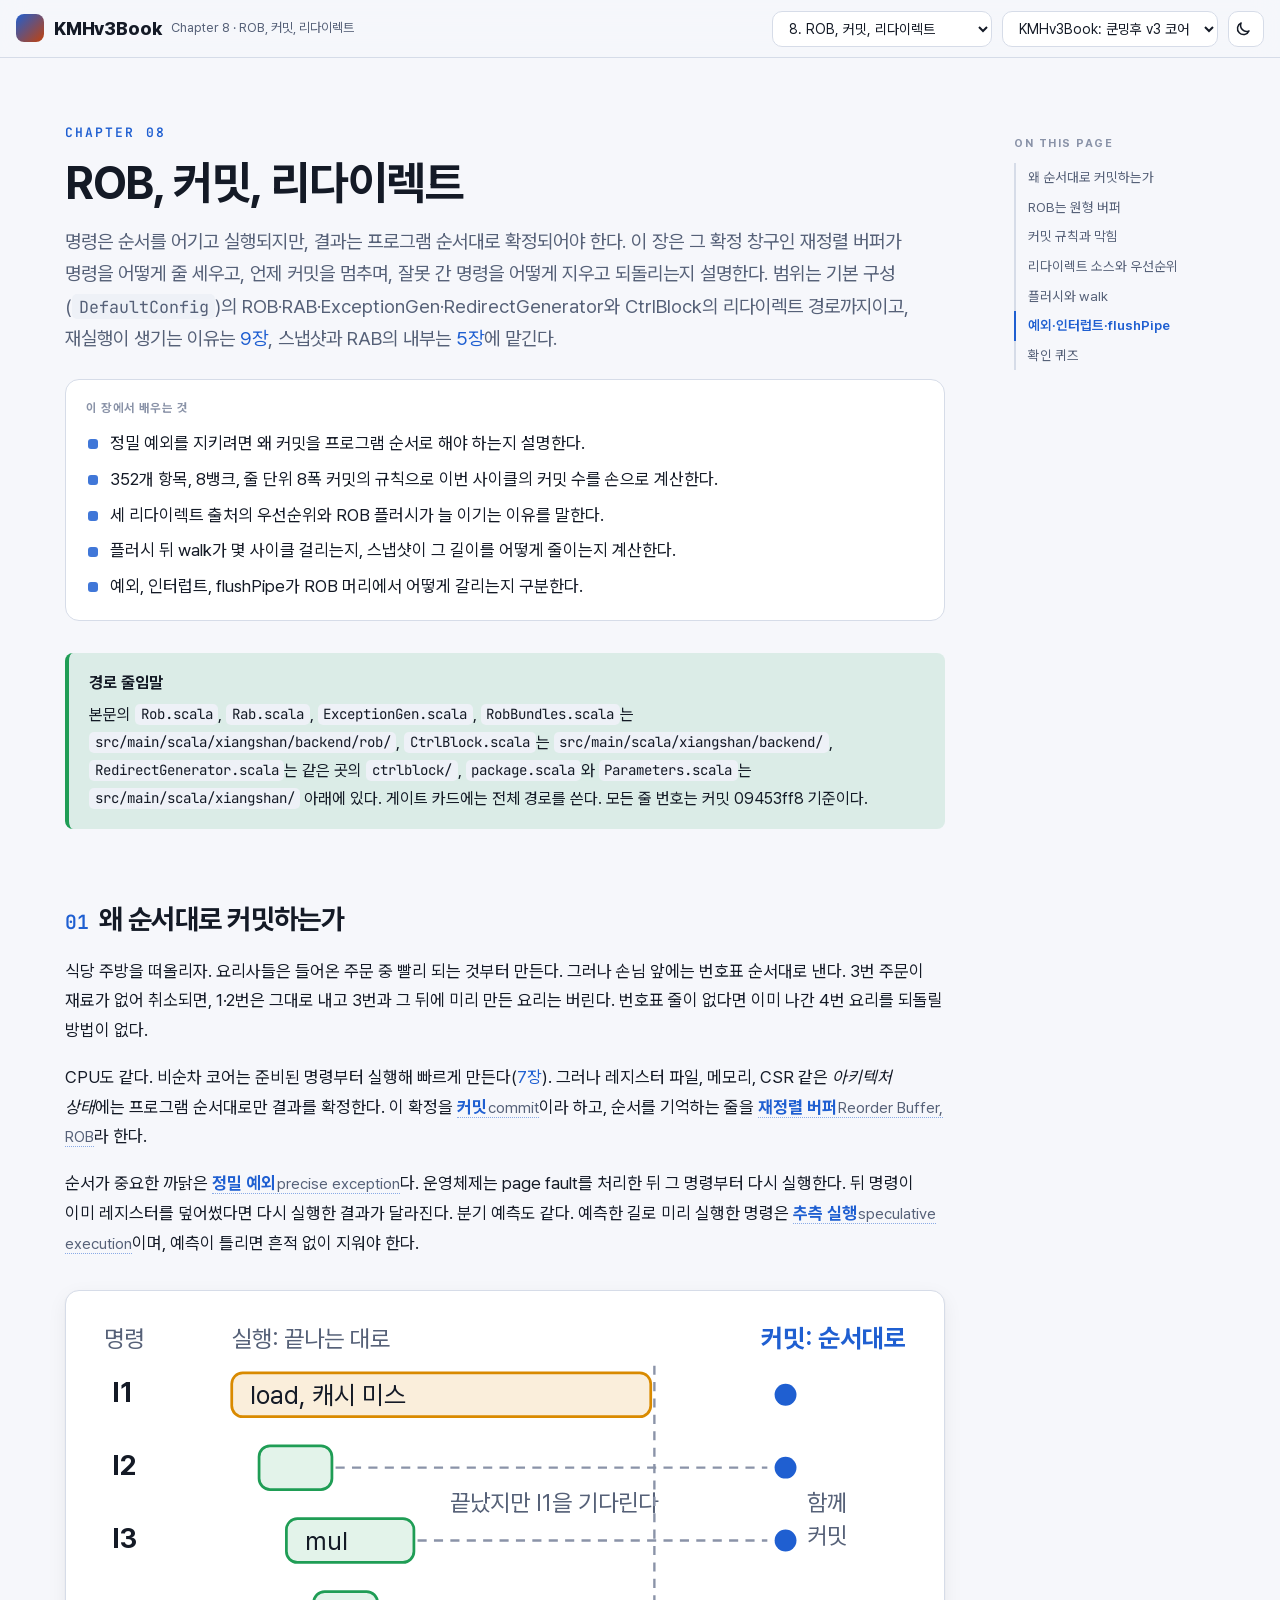
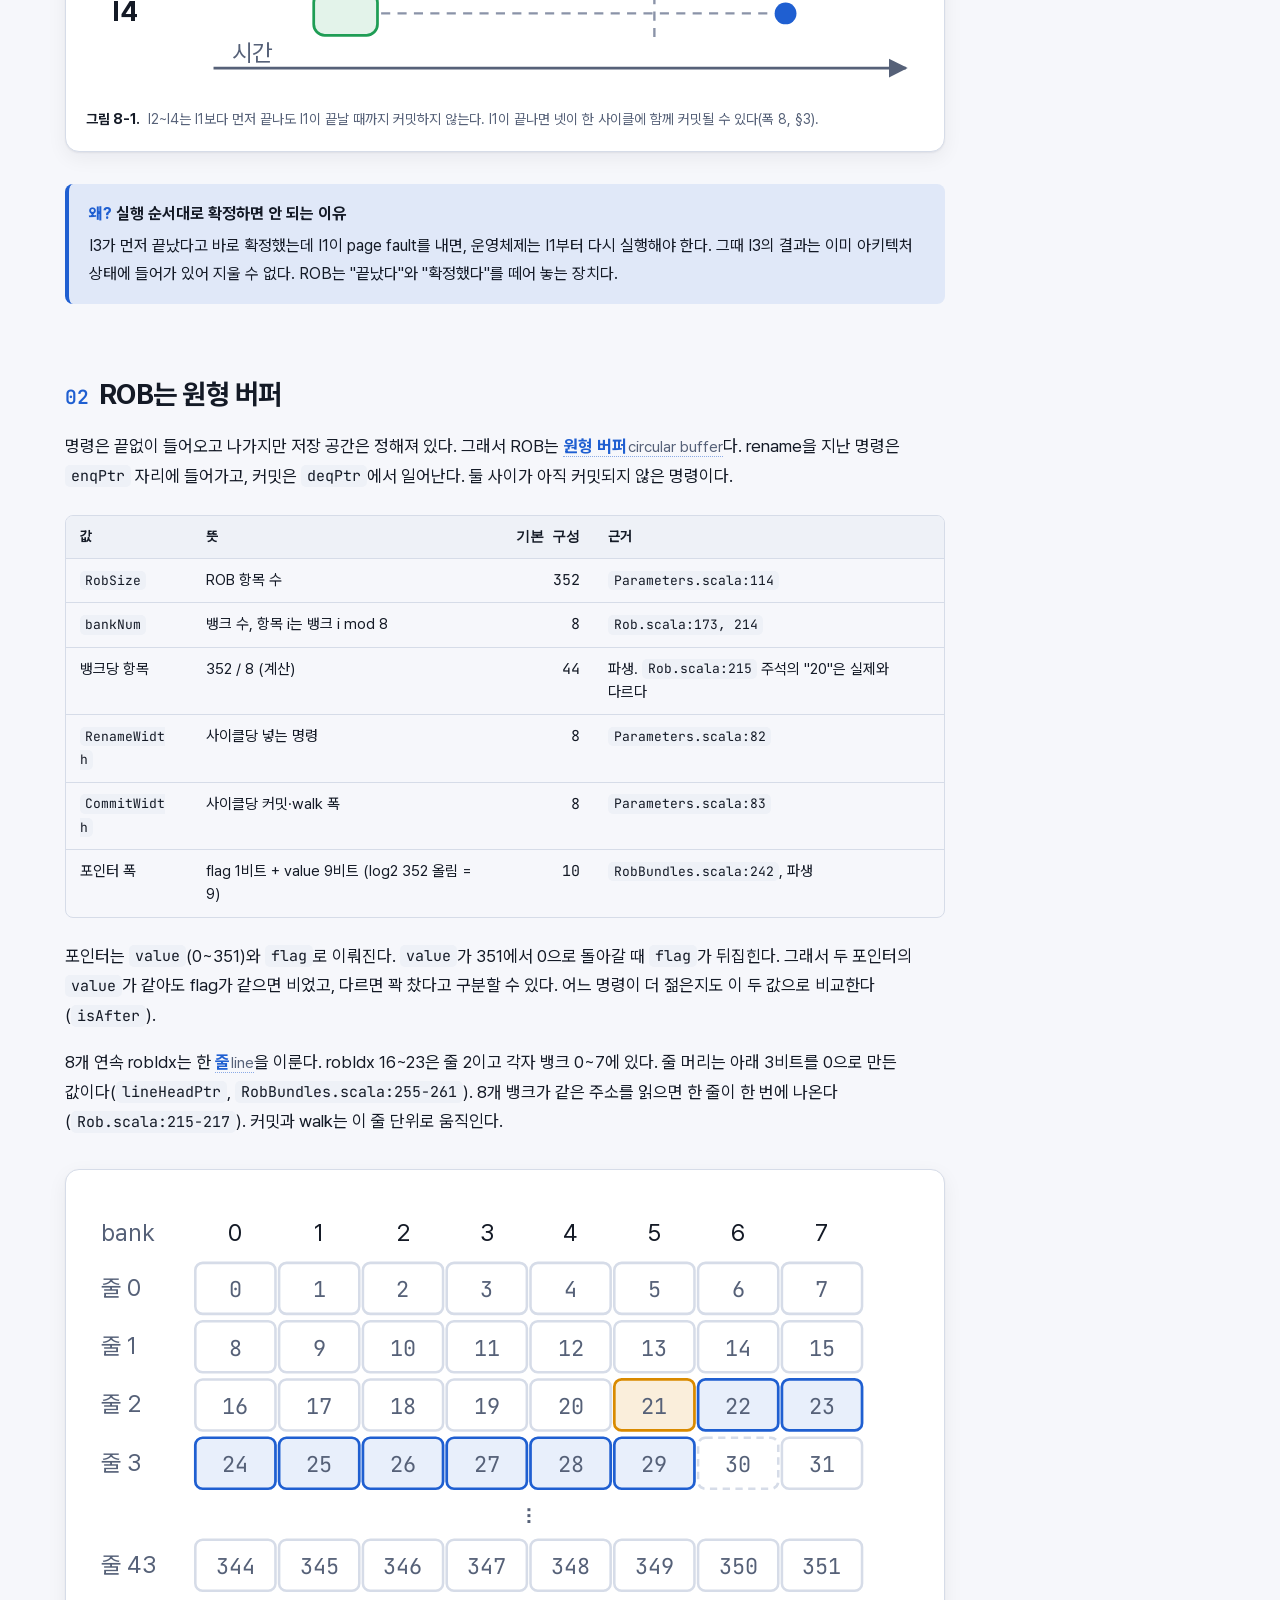
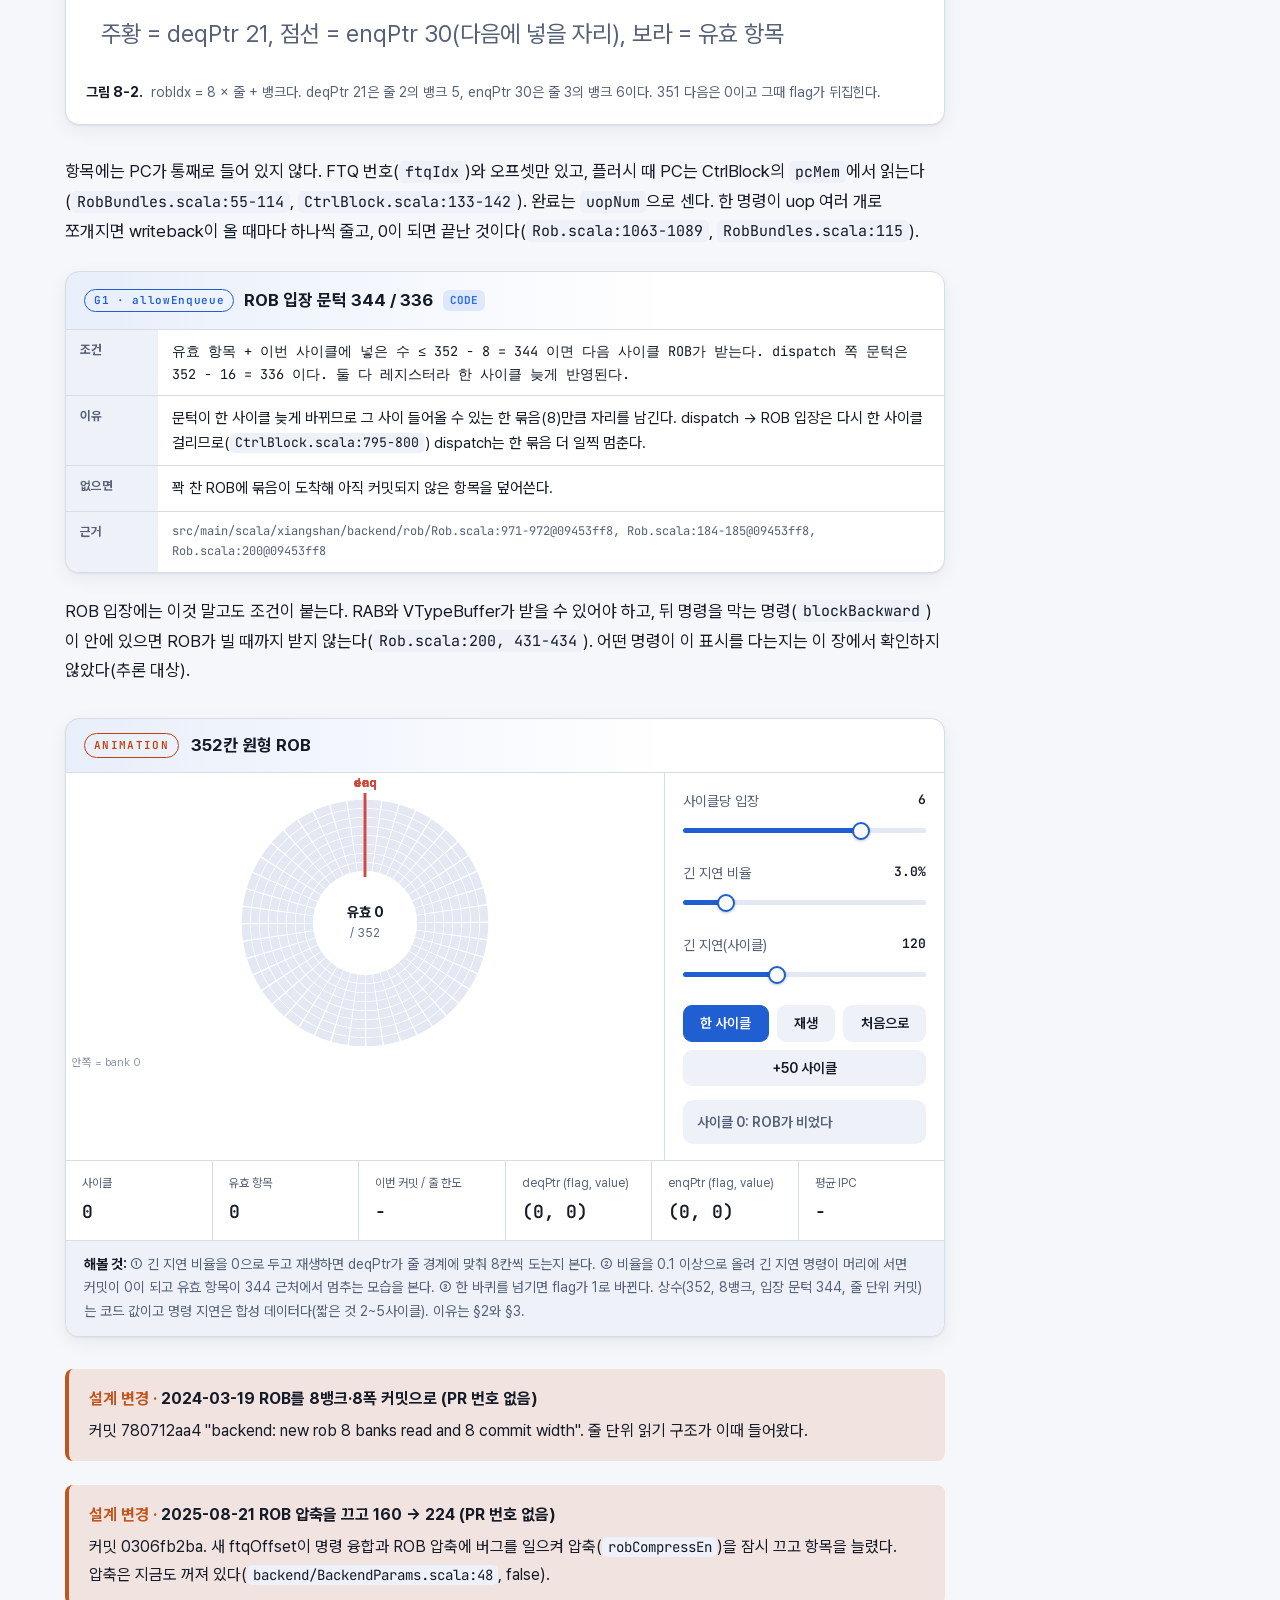
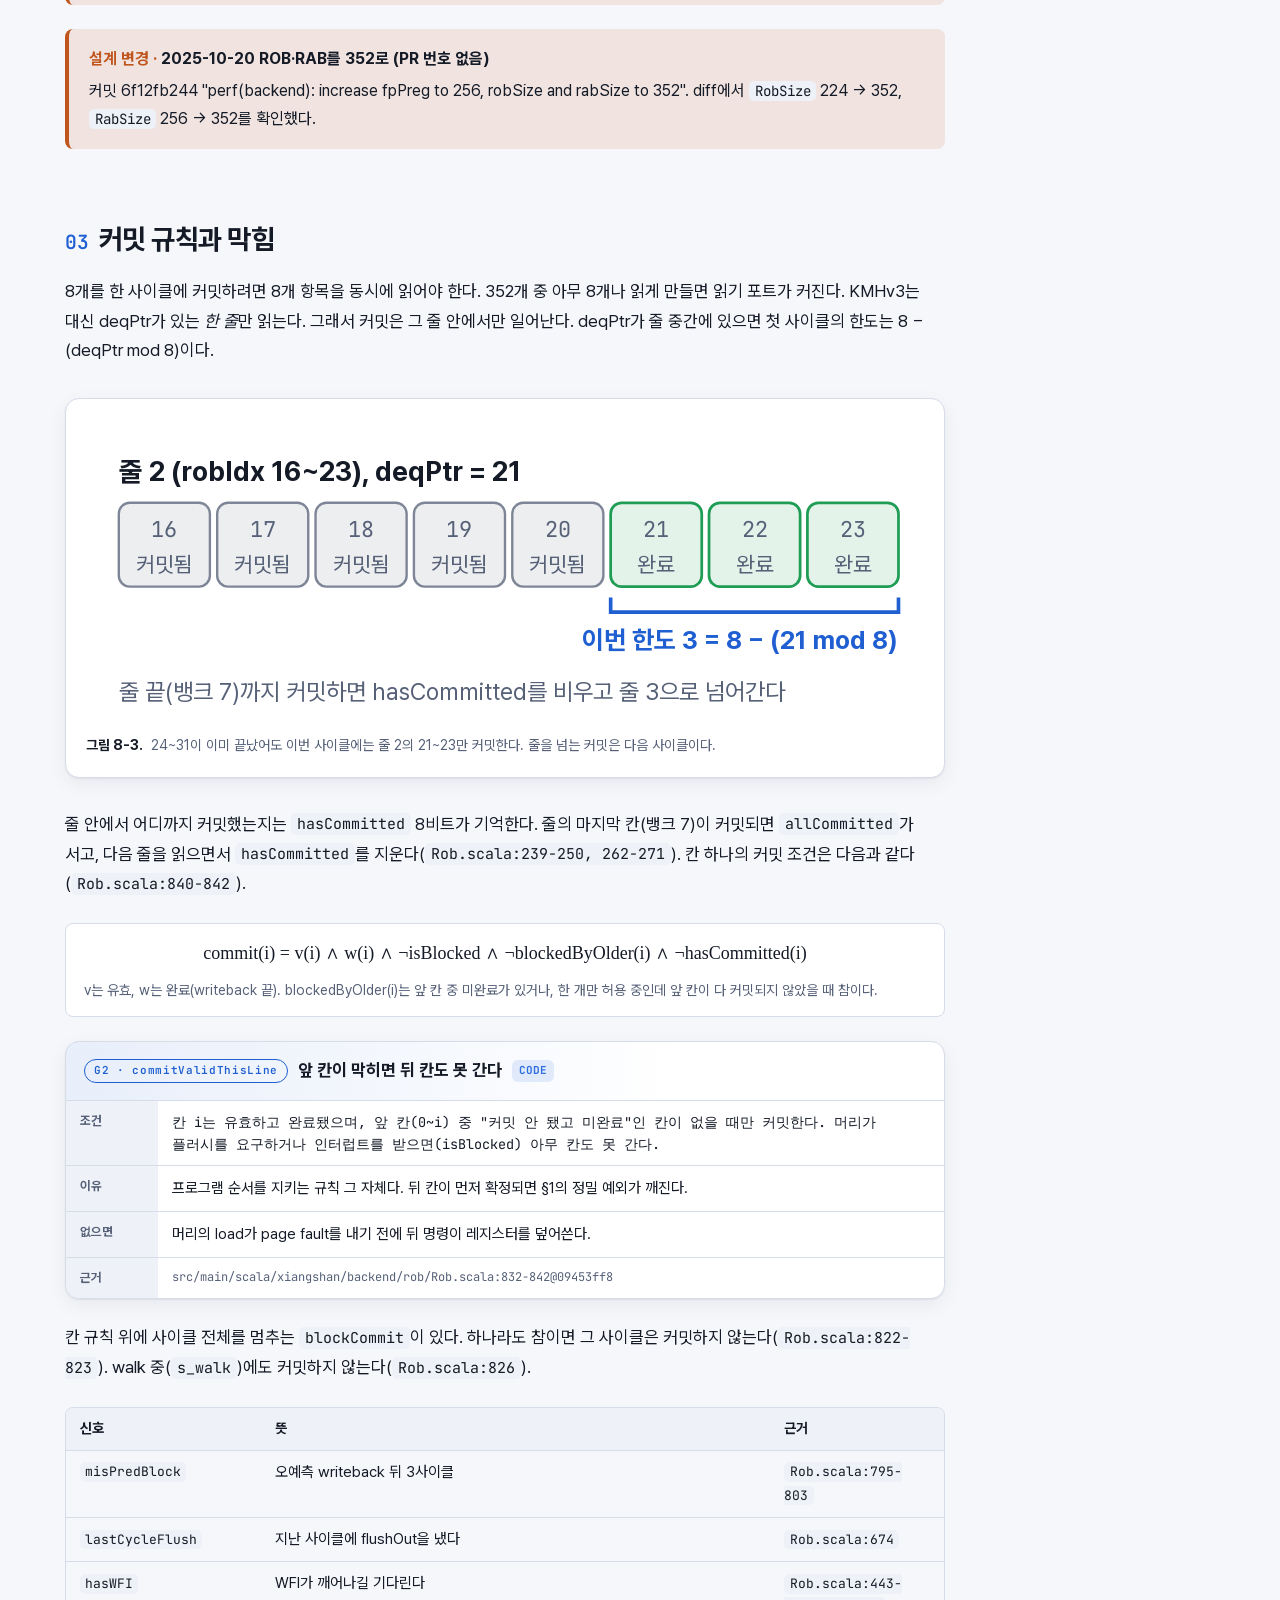
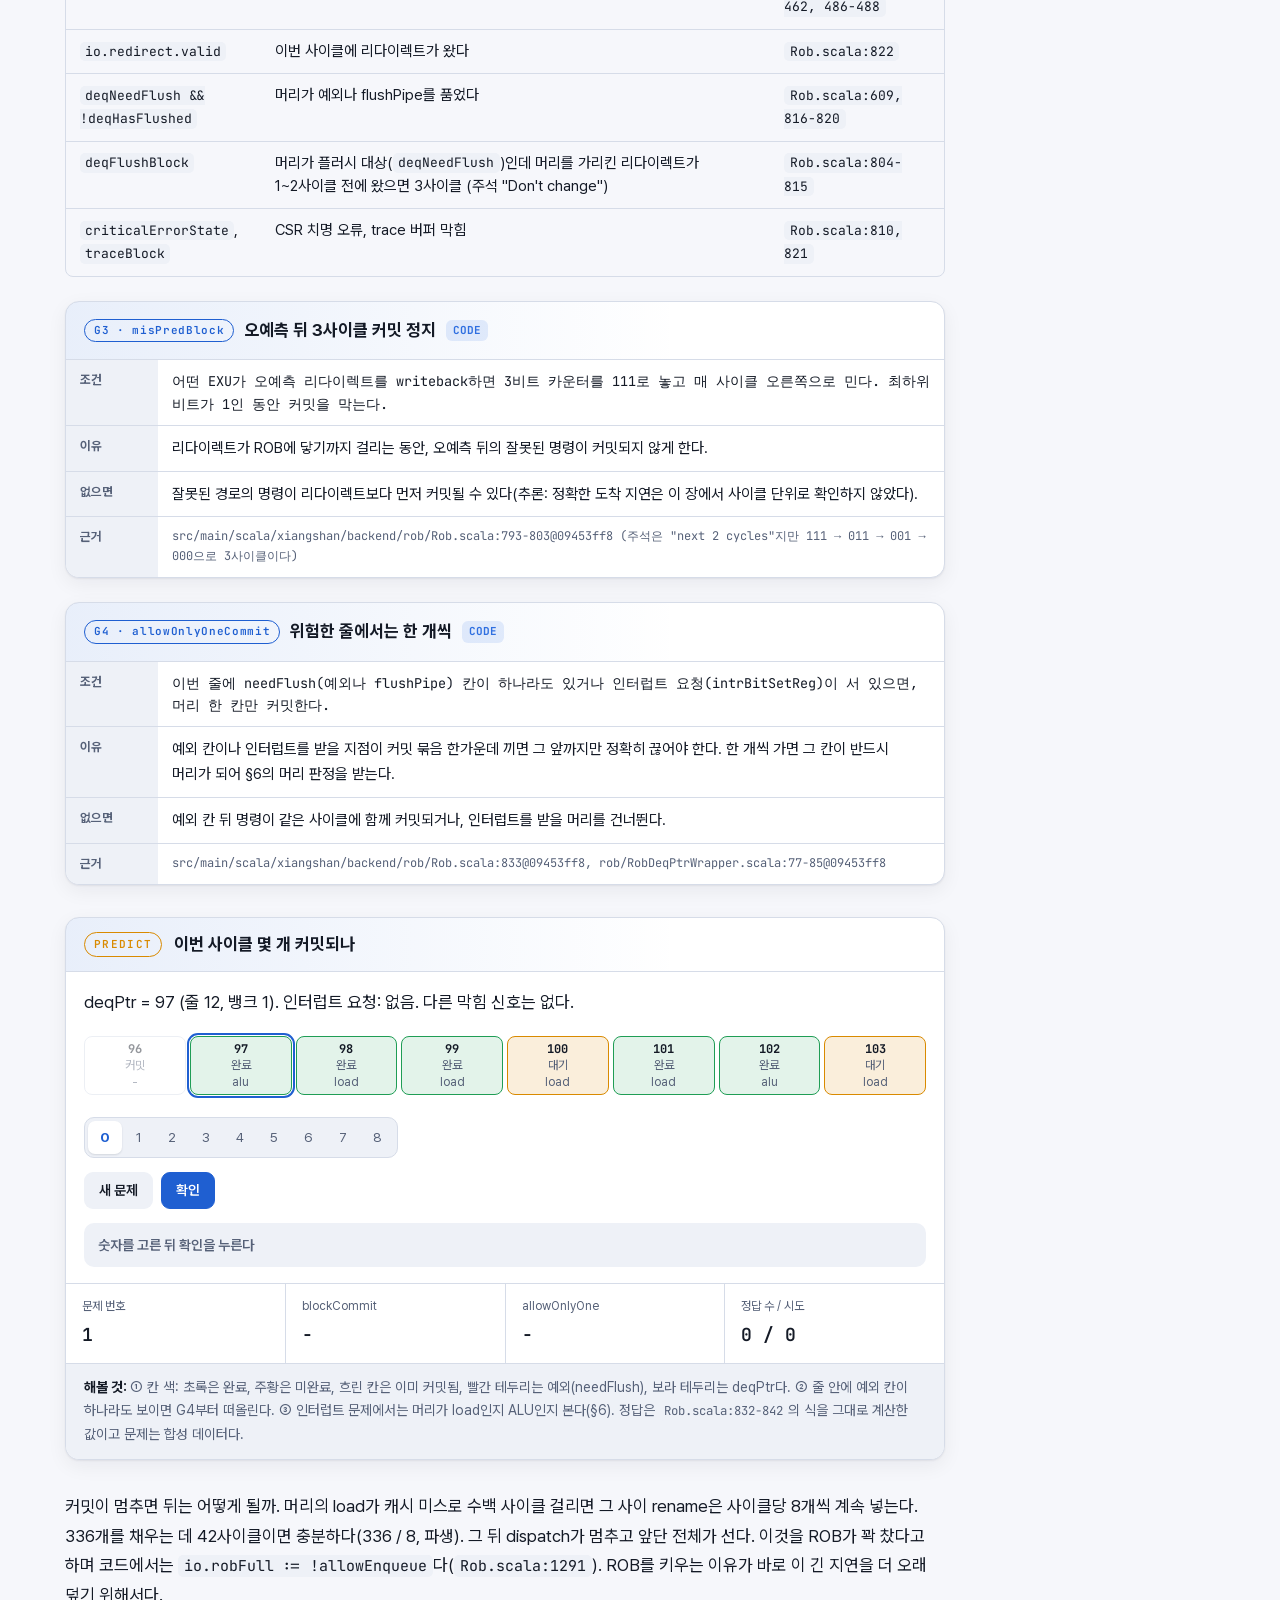
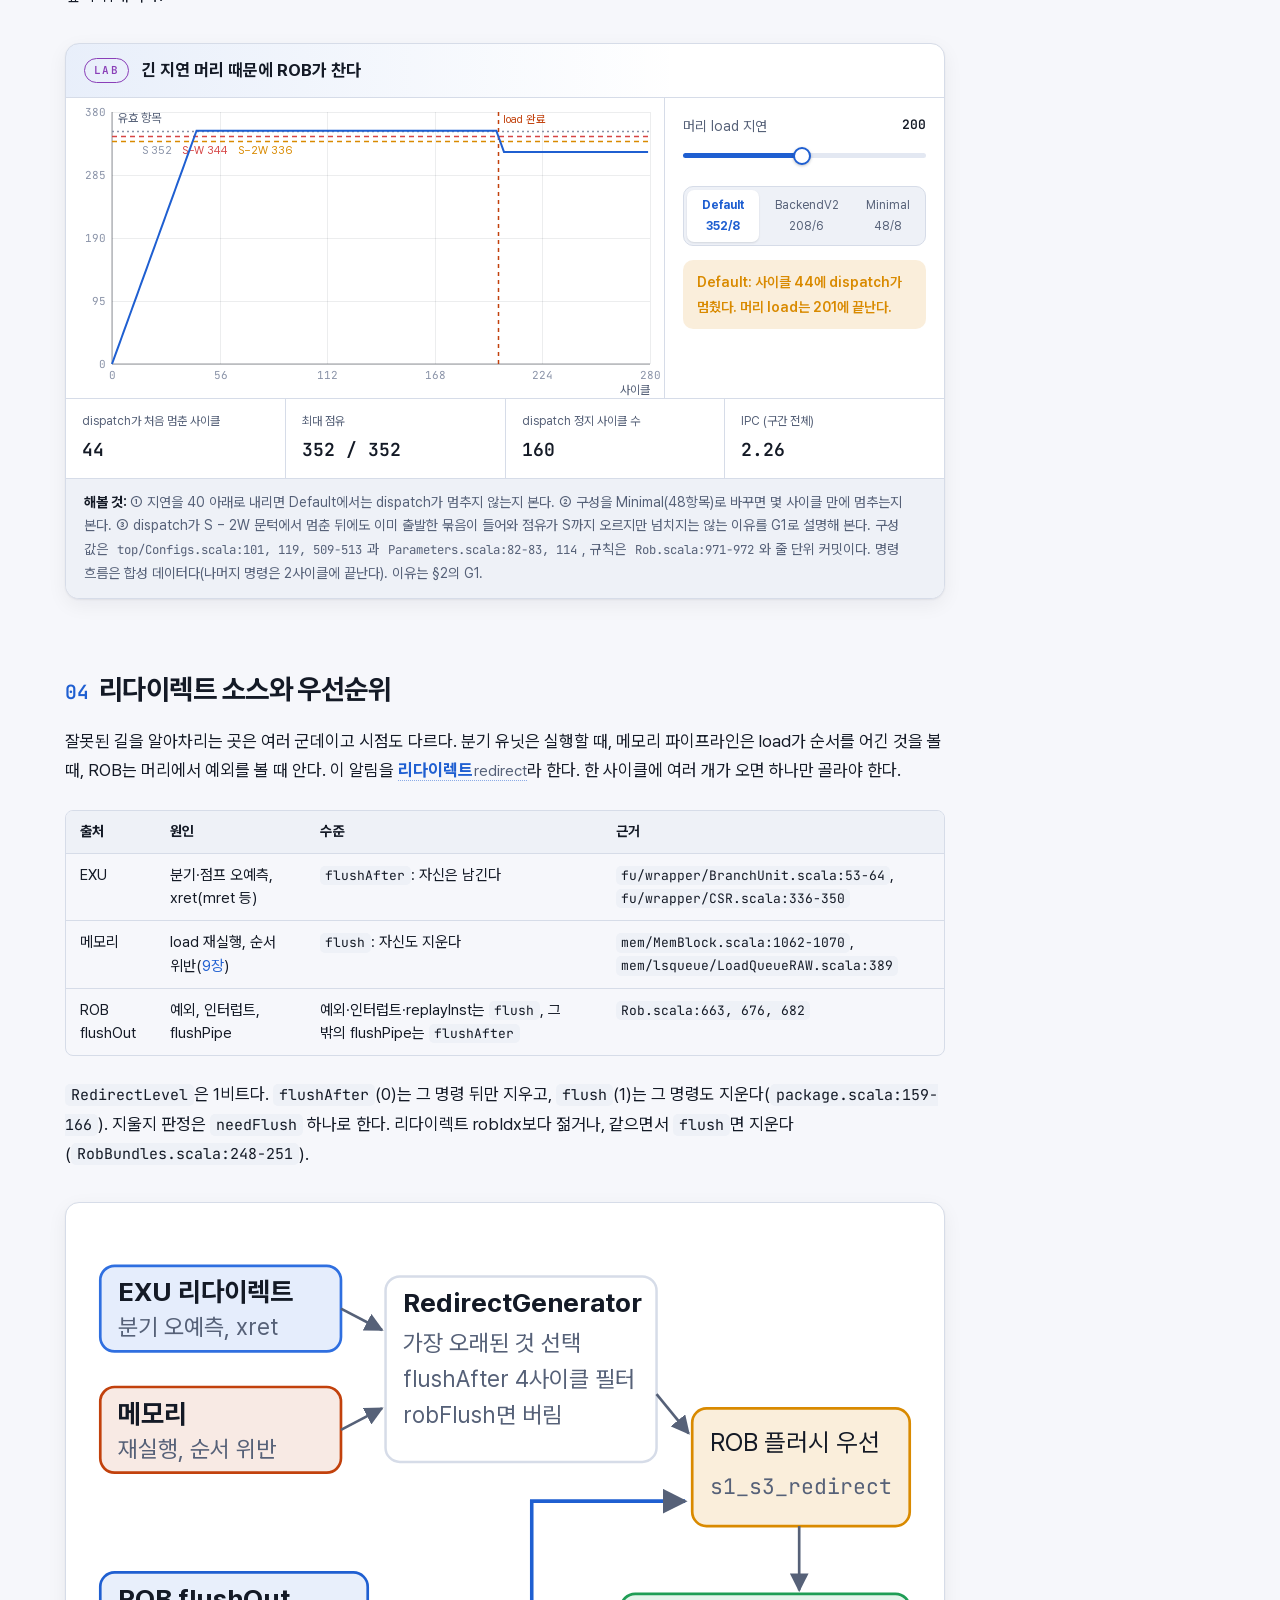
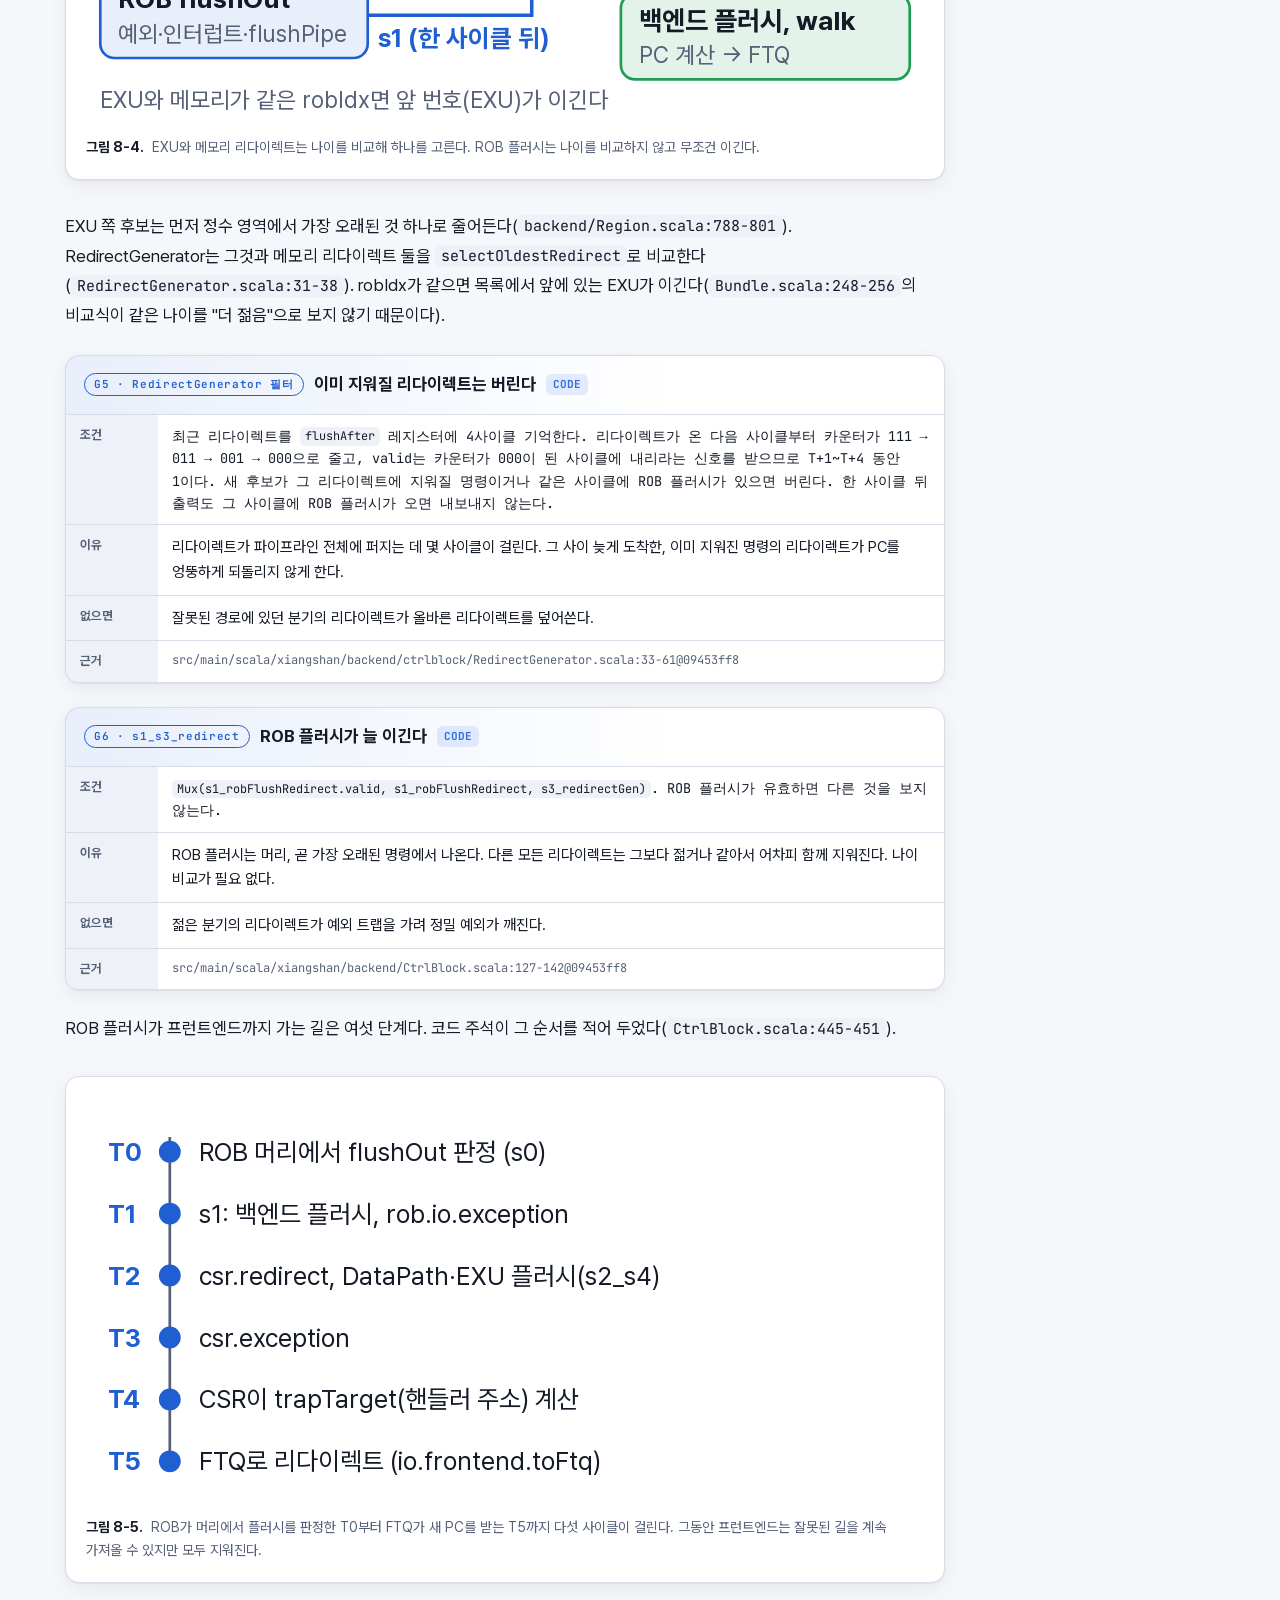
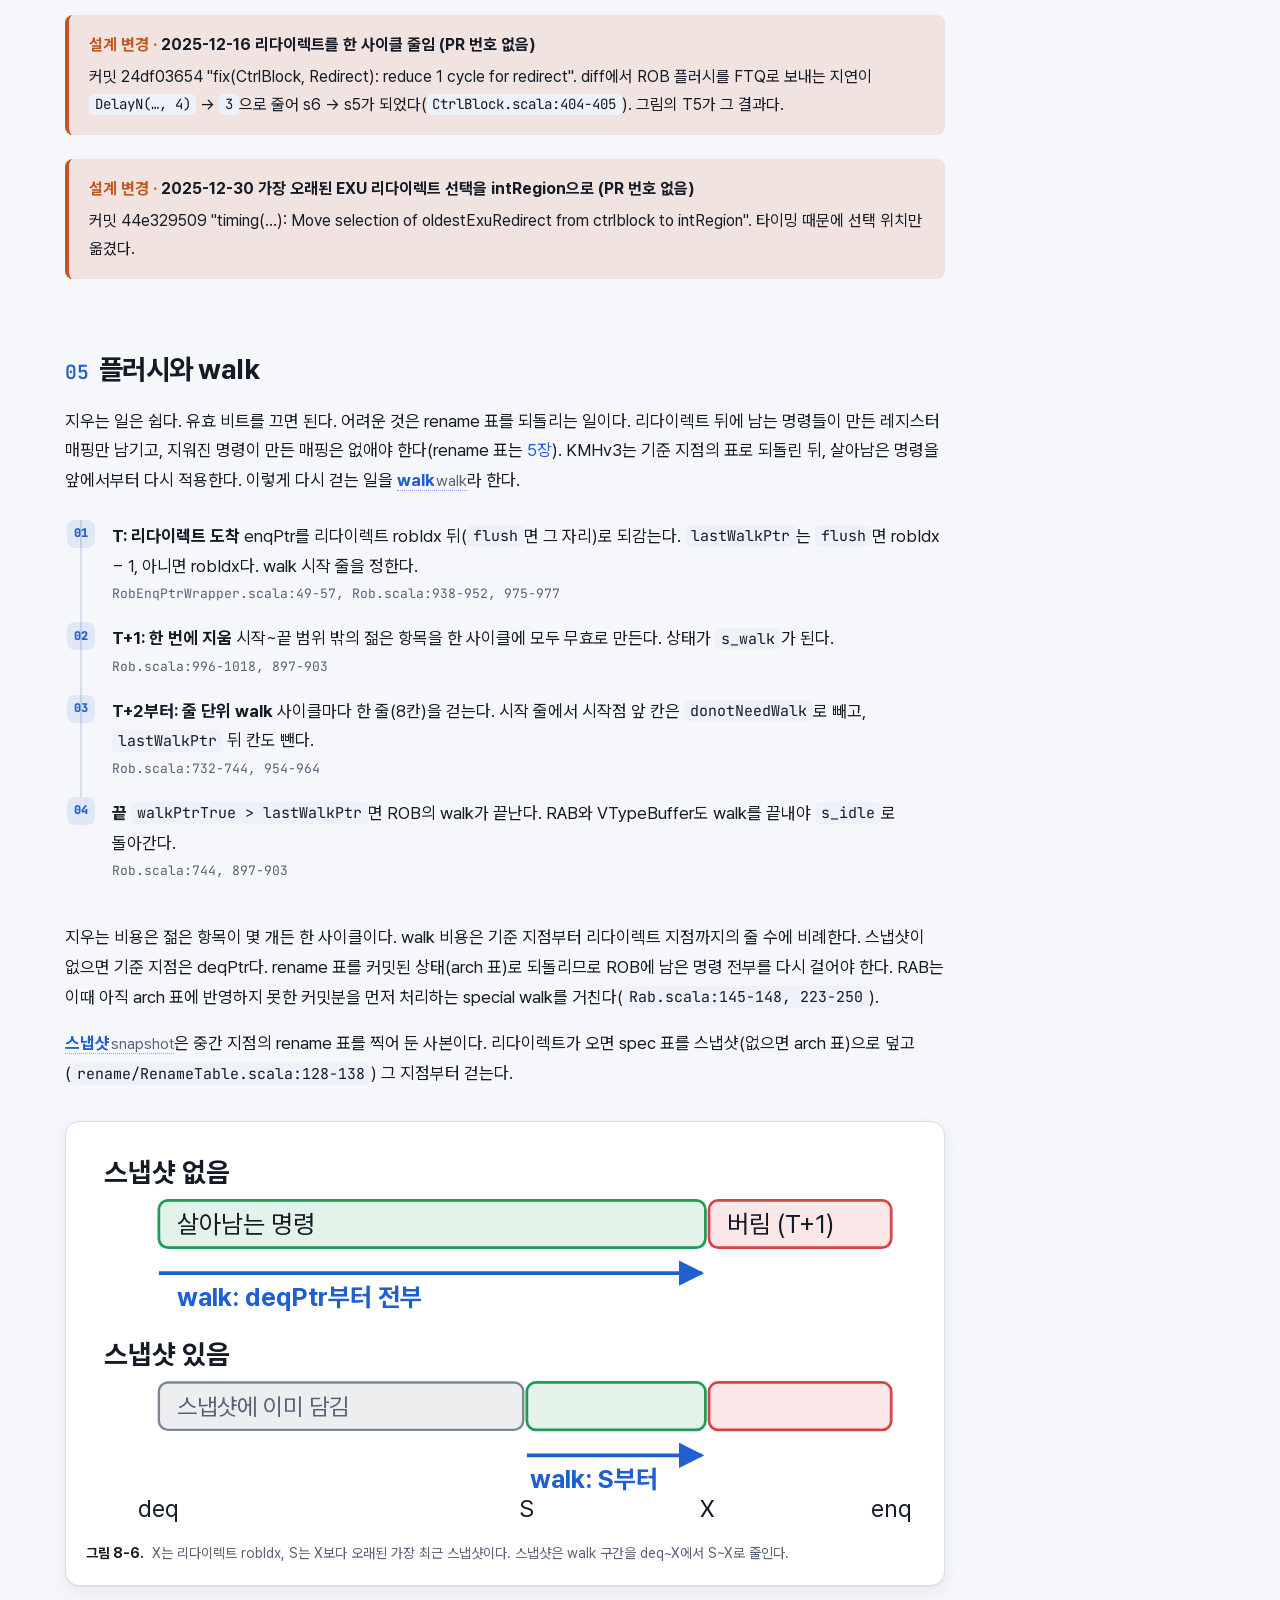
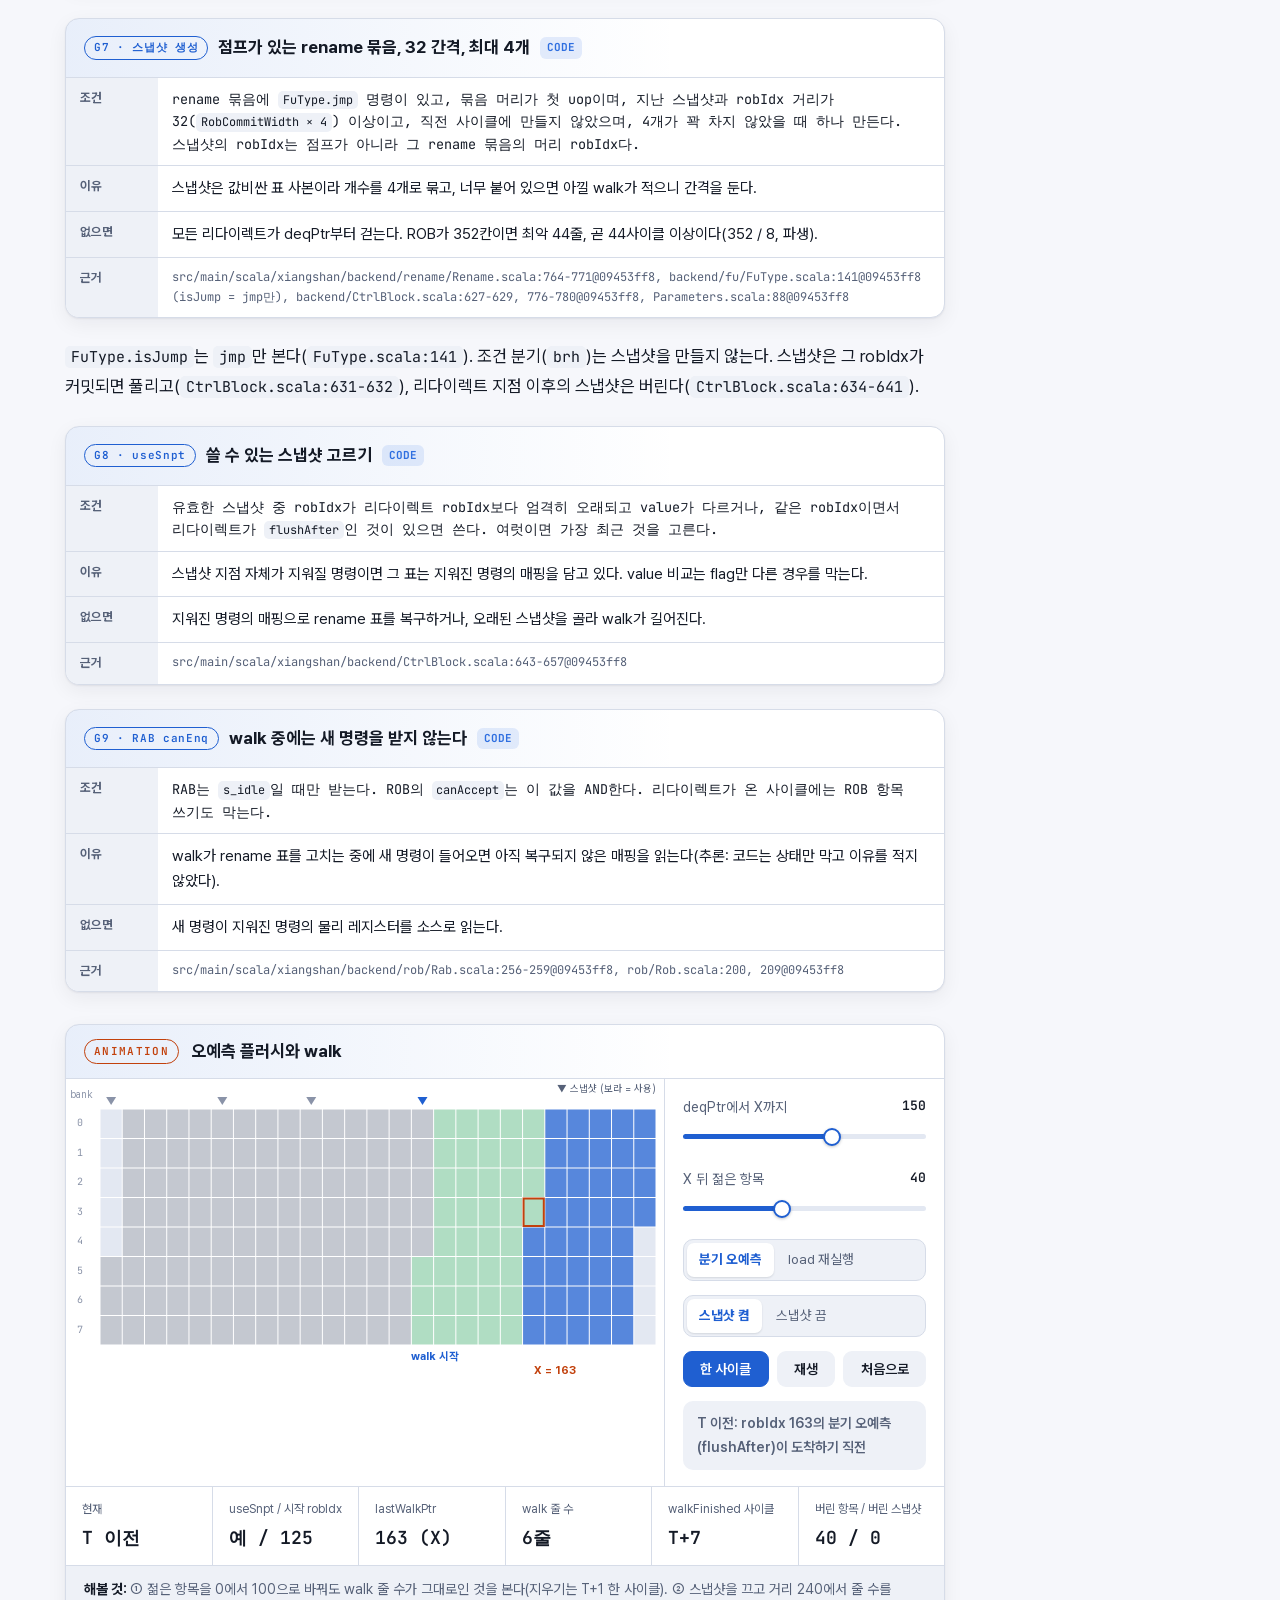
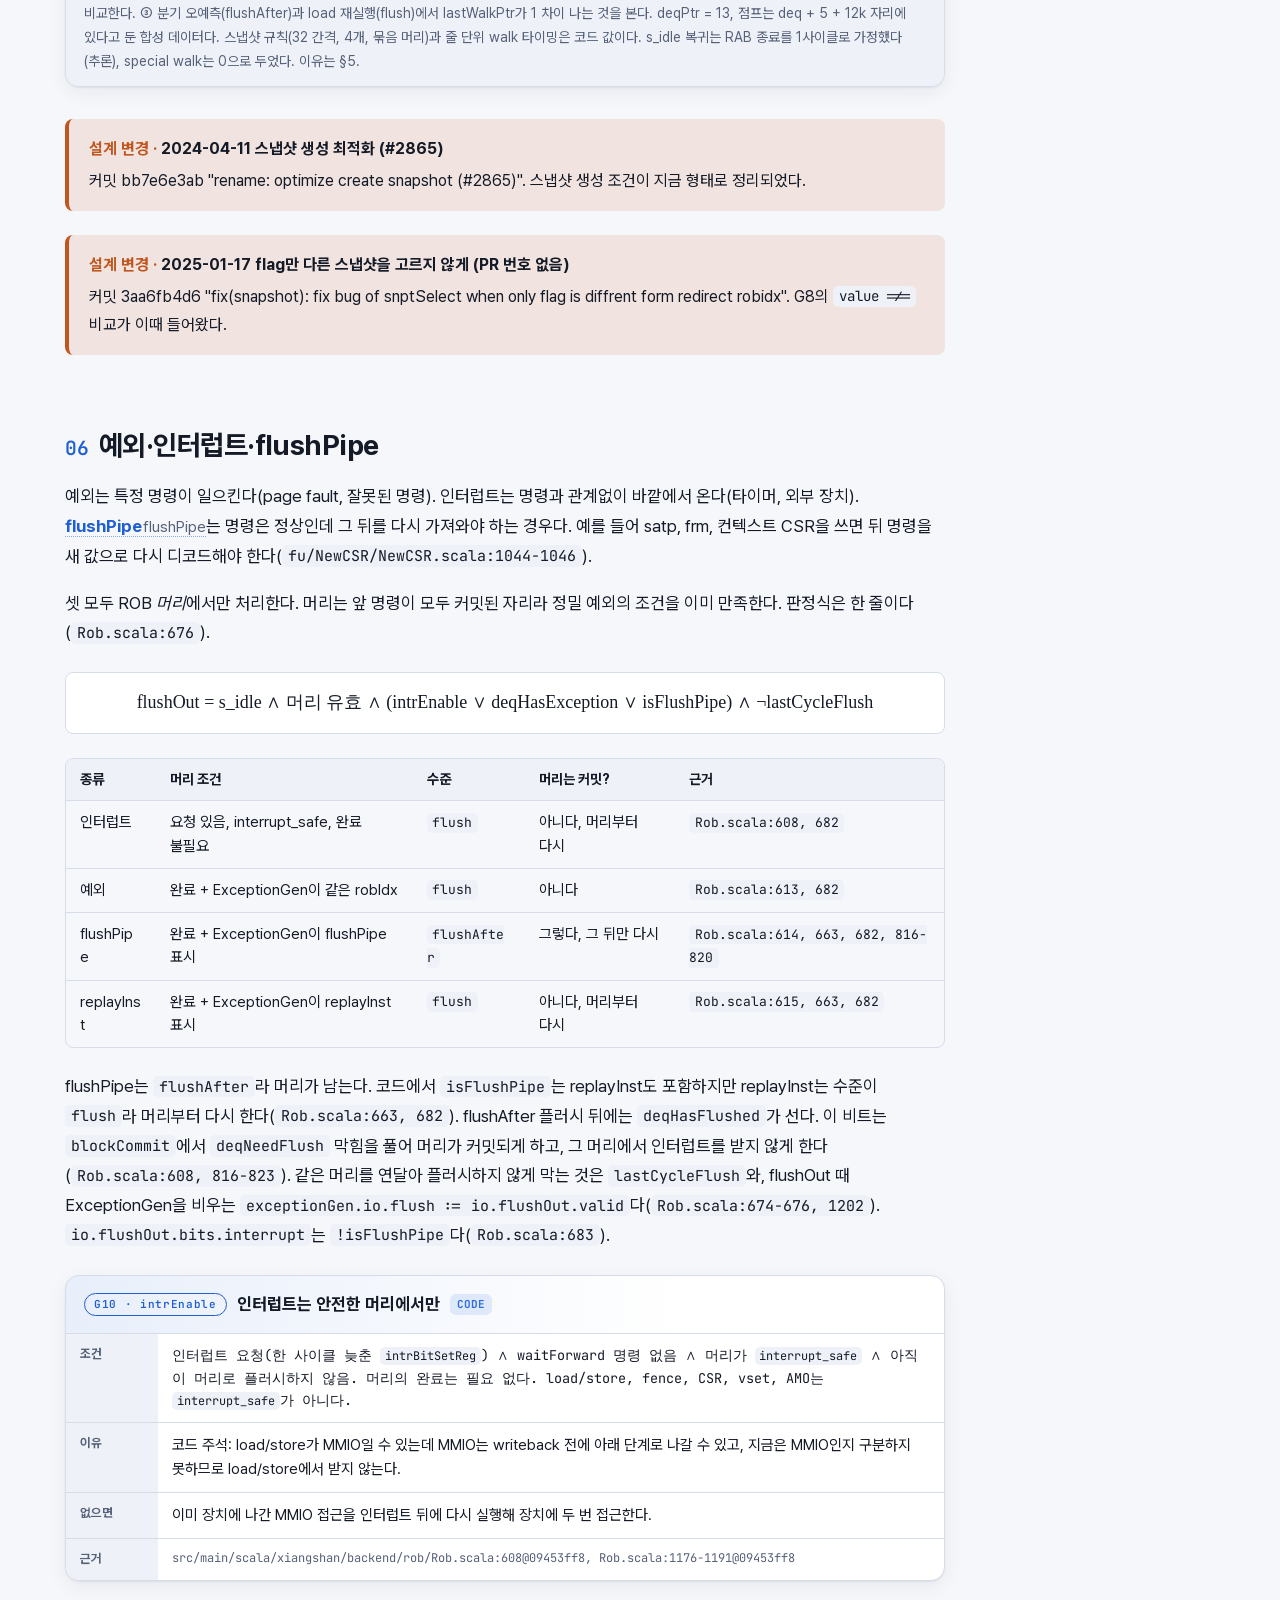
<file: ch08-rob-redirect.html>
<!doctype html>
<html lang="ko" data-book="kmhv3">
<head>
<meta charset="utf-8">
<meta name="viewport" content="width=device-width, initial-scale=1">
<title>8. ROB, 커밋, 리다이렉트 · KMHv3</title>
<link rel="stylesheet" href="assets/book.css">
<script src="assets/book.js"></script>
<style>
.slots { display: grid; grid-template-columns: repeat(8, minmax(0, 1fr)); gap: 4px; margin: 4px 0 8px; }
.slot { border: 1.5px solid var(--border); border-radius: 8px; padding: 4px 1px; font-size: 12px; text-align: center; background: var(--bg-elev); line-height: 1.35; color: var(--text-dim); }
.slot b { display: block; font-family: var(--mono); font-size: 12px; color: var(--text); }
.slot.hc { opacity: .45; }
.slot.w { border-color: var(--ok); background: var(--ok-soft); }
.slot.nw { border-color: var(--warn); background: var(--warn-soft); }
.slot.empty { border-style: dashed; color: var(--text-faint); }
.slot.nf { box-shadow: inset 0 0 0 2px var(--bad); }
.slot.deq { outline: 2px solid var(--accent); outline-offset: 1px; }
.slot.got { background: var(--accent-soft); border-color: var(--accent); }
.cause-grid { display: flex; flex-wrap: wrap; gap: 6px; }
.cause-grid .btn { padding: 4px 9px; font-size: 13px; }
.exlog { max-height: 220px; overflow-y: auto; }
#full-cfg button { font-size: 12px; padding-left: 4px; padding-right: 4px; }
</style>
</head>
<body data-chapter="ch08">
<div class="page">
<main class="chapter">

<div class="chapter-hero">
  <div class="eyebrow">Chapter 08</div>
  <h1>ROB, 커밋, 리다이렉트</h1>
  <p class="lead">명령은 순서를 어기고 실행되지만, 결과는 프로그램 순서대로 확정되어야 한다. 이 장은 그 확정 창구인 재정렬 버퍼가 명령을 어떻게 줄 세우고, 언제 커밋을 멈추며, 잘못 간 명령을 어떻게 지우고 되돌리는지 설명한다. 범위는 기본 구성(<code>DefaultConfig</code>)의 ROB·RAB·ExceptionGen·RedirectGenerator와 CtrlBlock의 리다이렉트 경로까지이고, 재실행이 생기는 이유는 <a href="ch09-loadstore.html">9장</a>, 스냅샷과 RAB의 내부는 <a href="ch05-decode-rename.html">5장</a>에 맡긴다.</p>
  <ul class="objectives">
    <li>정밀 예외를 지키려면 왜 커밋을 프로그램 순서로 해야 하는지 설명한다.</li>
    <li>352개 항목, 8뱅크, 줄 단위 8폭 커밋의 규칙으로 이번 사이클의 커밋 수를 손으로 계산한다.</li>
    <li>세 리다이렉트 출처의 우선순위와 ROB 플러시가 늘 이기는 이유를 말한다.</li>
    <li>플러시 뒤 walk가 몇 사이클 걸리는지, 스냅샷이 그 길이를 어떻게 줄이는지 계산한다.</li>
    <li>예외, 인터럽트, flushPipe가 ROB 머리에서 어떻게 갈리는지 구분한다.</li>
  </ul>
</div>

<div class="callout tip"><strong>경로 줄임말</strong><p>본문의 <code>Rob.scala</code>, <code>Rab.scala</code>, <code>ExceptionGen.scala</code>, <code>RobBundles.scala</code>는 <code>src/main/scala/xiangshan/backend/rob/</code>, <code>CtrlBlock.scala</code>는 <code>src/main/scala/xiangshan/backend/</code>, <code>RedirectGenerator.scala</code>는 같은 곳의 <code>ctrlblock/</code>, <code>package.scala</code>와 <code>Parameters.scala</code>는 <code>src/main/scala/xiangshan/</code> 아래에 있다. 게이트 카드에는 전체 경로를 쓴다. 모든 줄 번호는 커밋 09453ff8 기준이다.</p></div>

<section id="s-why">
  <h2>왜 순서대로 커밋하는가</h2>
  <p>식당 주방을 떠올리자. 요리사들은 들어온 주문 중 빨리 되는 것부터 만든다. 그러나 손님 앞에는 번호표 순서대로 낸다. 3번 주문이 재료가 없어 취소되면, 1·2번은 그대로 내고 3번과 그 뒤에 미리 만든 요리는 버린다. 번호표 줄이 없다면 이미 나간 4번 요리를 되돌릴 방법이 없다.</p>
  <p>CPU도 같다. 비순차 코어는 준비된 명령부터 실행해 빠르게 만든다(<a href="ch07-execute.html">7장</a>). 그러나 레지스터 파일, 메모리, CSR 같은 <em>아키텍처 상태</em>에는 프로그램 순서대로만 결과를 확정한다. 이 확정을 <span class="term" data-def="명령의 결과를 되돌릴 수 없는 아키텍처 상태로 확정하는 일. 은퇴(retire)라고도 한다.">커밋<span class="en">commit</span></span>이라 하고, 순서를 기억하는 줄을 <span class="term" data-def="rename을 지난 명령을 프로그램 순서대로 담아 두었다가 앞에서부터 커밋하는 원형 버퍼.">재정렬 버퍼<span class="en">Reorder Buffer, ROB</span></span>라 한다.</p>
  <p>순서가 중요한 까닭은 <span class="term" data-def="예외를 일으킨 명령보다 앞선 명령은 모두 끝났고, 그 명령과 뒤 명령은 아무 흔적도 남기지 않은 상태에서 트랩에 들어가는 성질.">정밀 예외<span class="en">precise exception</span></span>다. 운영체제는 page fault를 처리한 뒤 그 명령부터 다시 실행한다. 뒤 명령이 이미 레지스터를 덮어썼다면 다시 실행한 결과가 달라진다. 분기 예측도 같다. 예측한 길로 미리 실행한 명령은 <span class="term" data-def="결과가 맞을지 모르는 채로 미리 실행하는 일. 틀리면 결과를 버린다.">추측 실행<span class="en">speculative execution</span></span>이며, 예측이 틀리면 흔적 없이 지워야 한다.</p>
  <figure class="diagram">
    <svg viewBox="0 0 460 210" role="img" aria-label="실행은 끝나는 대로, 커밋은 순서대로">
      <defs><marker id="m81" viewBox="0 0 10 10" refX="9" refY="5" markerWidth="7" markerHeight="7" orient="auto"><path d="M0,0 L10,5 L0,10 z" fill="var(--text-dim)"/></marker></defs>
      <text x="10" y="20" class="lbl-dim">명령</text><text x="80" y="20" class="lbl-dim">실행: 끝나는 대로</text><text x="450" y="20" text-anchor="end" class="lbl-acc">커밋: 순서대로</text>
      <text x="14" y="50" class="lbl-b">I1</text><rect class="box-warn" x="80" y="34" width="230" height="24" rx="6"/><text x="90" y="51" class="lbl">load, 캐시 미스</text>
      <text x="14" y="90" class="lbl-b">I2</text><rect class="box-ok" x="95" y="74" width="40" height="24" rx="6"/><line class="ln-dash" x1="137" y1="86" x2="374" y2="86"/>
      <text x="14" y="130" class="lbl-b">I3</text><rect class="box-ok" x="110" y="114" width="70" height="24" rx="6"/><text x="120" y="131" class="lbl">mul</text><line class="ln-dash" x1="182" y1="126" x2="374" y2="126"/>
      <text x="14" y="170" class="lbl-b">I4</text><rect class="box-ok" x="125" y="154" width="35" height="24" rx="6"/><line class="ln-dash" x1="162" y1="166" x2="374" y2="166"/>
      <text x="200" y="110" class="lbl-dim">끝났지만 I1을 기다린다</text>
      <line class="ln-dash" x1="312" y1="30" x2="312" y2="182"/>
      <circle class="dot-acc" cx="384" cy="46" r="6"/><circle class="dot-acc" cx="384" cy="86" r="6"/><circle class="dot-acc" cx="384" cy="126" r="6"/><circle class="dot-acc" cx="384" cy="166" r="6"/>
      <text x="396" y="110" class="lbl-dim">함께</text><text x="396" y="128" class="lbl-dim">커밋</text>
      <line class="ln" x1="70" y1="196" x2="450" y2="196" marker-end="url(#m81)"/><text x="80" y="192" class="lbl-dim">시간</text>
    </svg>
    <figcaption>I2~I4는 I1보다 먼저 끝나도 I1이 끝날 때까지 커밋하지 않는다. I1이 끝나면 넷이 한 사이클에 함께 커밋될 수 있다(폭 8, §3).</figcaption>
  </figure>
  <div class="callout why"><strong>실행 순서대로 확정하면 안 되는 이유</strong><p>I3가 먼저 끝났다고 바로 확정했는데 I1이 page fault를 내면, 운영체제는 I1부터 다시 실행해야 한다. 그때 I3의 결과는 이미 아키텍처 상태에 들어가 있어 지울 수 없다. ROB는 "끝났다"와 "확정했다"를 떼어 놓는 장치다.</p></div>
</section>

<section id="s-ring">
  <h2>ROB는 원형 버퍼</h2>
  <p>명령은 끝없이 들어오고 나가지만 저장 공간은 정해져 있다. 그래서 ROB는 <span class="term" data-def="끝에 닿으면 처음으로 돌아가는 고정 크기 큐. 넣는 포인터와 빼는 포인터 두 개로 관리한다.">원형 버퍼<span class="en">circular buffer</span></span>다. rename을 지난 명령은 <code>enqPtr</code> 자리에 들어가고, 커밋은 <code>deqPtr</code>에서 일어난다. 둘 사이가 아직 커밋되지 않은 명령이다.</p>
  <div class="table-wrap"><table class="data">
    <tr><th>값</th><th>뜻</th><th class="num">기본 구성</th><th>근거</th></tr>
    <tr><td><code>RobSize</code></td><td>ROB 항목 수</td><td class="num">352</td><td><code>Parameters.scala:114</code></td></tr>
    <tr><td><code>bankNum</code></td><td>뱅크 수, 항목 i는 뱅크 i mod 8</td><td class="num">8</td><td><code>Rob.scala:173, 214</code></td></tr>
    <tr><td>뱅크당 항목</td><td>352 / 8 (계산)</td><td class="num">44</td><td>파생. <code>Rob.scala:215</code> 주석의 "20"은 실제와 다르다</td></tr>
    <tr><td><code>RenameWidth</code></td><td>사이클당 넣는 명령</td><td class="num">8</td><td><code>Parameters.scala:82</code></td></tr>
    <tr><td><code>CommitWidth</code></td><td>사이클당 커밋·walk 폭</td><td class="num">8</td><td><code>Parameters.scala:83</code></td></tr>
    <tr><td>포인터 폭</td><td>flag 1비트 + value 9비트 (log2 352 올림 = 9)</td><td class="num">10</td><td><code>RobBundles.scala:242</code>, 파생</td></tr>
  </table></div>
  <p>포인터는 <code>value</code>(0~351)와 <code>flag</code>로 이뤄진다. <code>value</code>가 351에서 0으로 돌아갈 때 <code>flag</code>가 뒤집힌다. 그래서 두 포인터의 <code>value</code>가 같아도 flag가 같으면 비었고, 다르면 꽉 찼다고 구분할 수 있다. 어느 명령이 더 젊은지도 이 두 값으로 비교한다(<code>isAfter</code>).</p>
  <p>8개 연속 robIdx는 한 <span class="term" data-def="robIdx의 아래 3비트만 다른 8개 항목. 8개 뱅크에서 같은 주소에 놓인다.">줄<span class="en">line</span></span>을 이룬다. robIdx 16~23은 줄 2이고 각자 뱅크 0~7에 있다. 줄 머리는 아래 3비트를 0으로 만든 값이다(<code>lineHeadPtr</code>, <code>RobBundles.scala:255-261</code>). 8개 뱅크가 같은 주소를 읽으면 한 줄이 한 번에 나온다(<code>Rob.scala:215-217</code>). 커밋과 walk는 이 줄 단위로 움직인다.</p>
  <figure class="diagram">
    <svg viewBox="0 0 460 262" role="img" aria-label="뱅크와 줄 배치">
      <text x="8" y="28" class="lbl-dim">bank</text>
      <g class="lbl-mono"><text x="82" y="28" text-anchor="middle">0</text><text x="128" y="28" text-anchor="middle">1</text><text x="174" y="28" text-anchor="middle">2</text><text x="220" y="28" text-anchor="middle">3</text><text x="266" y="28" text-anchor="middle">4</text><text x="312" y="28" text-anchor="middle">5</text><text x="358" y="28" text-anchor="middle">6</text><text x="404" y="28" text-anchor="middle">7</text></g>
      <text x="8" y="58" class="lbl-dim">줄 0</text><text x="8" y="90" class="lbl-dim">줄 1</text><text x="8" y="122" class="lbl-dim">줄 2</text><text x="8" y="154" class="lbl-dim">줄 3</text><text x="8" y="210" class="lbl-dim">줄 43</text>
      <rect class="box" x="60" y="40" width="44" height="28" rx="4"/><text x="82" y="59" text-anchor="middle" class="lbl-mono">0</text><rect class="box" x="106" y="40" width="44" height="28" rx="4"/><text x="128" y="59" text-anchor="middle" class="lbl-mono">1</text><rect class="box" x="152" y="40" width="44" height="28" rx="4"/><text x="174" y="59" text-anchor="middle" class="lbl-mono">2</text><rect class="box" x="198" y="40" width="44" height="28" rx="4"/><text x="220" y="59" text-anchor="middle" class="lbl-mono">3</text><rect class="box" x="244" y="40" width="44" height="28" rx="4"/><text x="266" y="59" text-anchor="middle" class="lbl-mono">4</text><rect class="box" x="290" y="40" width="44" height="28" rx="4"/><text x="312" y="59" text-anchor="middle" class="lbl-mono">5</text><rect class="box" x="336" y="40" width="44" height="28" rx="4"/><text x="358" y="59" text-anchor="middle" class="lbl-mono">6</text><rect class="box" x="382" y="40" width="44" height="28" rx="4"/><text x="404" y="59" text-anchor="middle" class="lbl-mono">7</text>
      <rect class="box" x="60" y="72" width="44" height="28" rx="4"/><text x="82" y="91" text-anchor="middle" class="lbl-mono">8</text><rect class="box" x="106" y="72" width="44" height="28" rx="4"/><text x="128" y="91" text-anchor="middle" class="lbl-mono">9</text><rect class="box" x="152" y="72" width="44" height="28" rx="4"/><text x="174" y="91" text-anchor="middle" class="lbl-mono">10</text><rect class="box" x="198" y="72" width="44" height="28" rx="4"/><text x="220" y="91" text-anchor="middle" class="lbl-mono">11</text><rect class="box" x="244" y="72" width="44" height="28" rx="4"/><text x="266" y="91" text-anchor="middle" class="lbl-mono">12</text><rect class="box" x="290" y="72" width="44" height="28" rx="4"/><text x="312" y="91" text-anchor="middle" class="lbl-mono">13</text><rect class="box" x="336" y="72" width="44" height="28" rx="4"/><text x="358" y="91" text-anchor="middle" class="lbl-mono">14</text><rect class="box" x="382" y="72" width="44" height="28" rx="4"/><text x="404" y="91" text-anchor="middle" class="lbl-mono">15</text>
      <rect class="box" x="60" y="104" width="44" height="28" rx="4"/><text x="82" y="123" text-anchor="middle" class="lbl-mono">16</text><rect class="box" x="106" y="104" width="44" height="28" rx="4"/><text x="128" y="123" text-anchor="middle" class="lbl-mono">17</text><rect class="box" x="152" y="104" width="44" height="28" rx="4"/><text x="174" y="123" text-anchor="middle" class="lbl-mono">18</text><rect class="box" x="198" y="104" width="44" height="28" rx="4"/><text x="220" y="123" text-anchor="middle" class="lbl-mono">19</text><rect class="box" x="244" y="104" width="44" height="28" rx="4"/><text x="266" y="123" text-anchor="middle" class="lbl-mono">20</text><rect class="box-warn" x="290" y="104" width="44" height="28" rx="4"/><text x="312" y="123" text-anchor="middle" class="lbl-mono">21</text><rect class="box-acc" x="336" y="104" width="44" height="28" rx="4"/><text x="358" y="123" text-anchor="middle" class="lbl-mono">22</text><rect class="box-acc" x="382" y="104" width="44" height="28" rx="4"/><text x="404" y="123" text-anchor="middle" class="lbl-mono">23</text>
      <rect class="box-acc" x="60" y="136" width="44" height="28" rx="4"/><text x="82" y="155" text-anchor="middle" class="lbl-mono">24</text><rect class="box-acc" x="106" y="136" width="44" height="28" rx="4"/><text x="128" y="155" text-anchor="middle" class="lbl-mono">25</text><rect class="box-acc" x="152" y="136" width="44" height="28" rx="4"/><text x="174" y="155" text-anchor="middle" class="lbl-mono">26</text><rect class="box-acc" x="198" y="136" width="44" height="28" rx="4"/><text x="220" y="155" text-anchor="middle" class="lbl-mono">27</text><rect class="box-acc" x="244" y="136" width="44" height="28" rx="4"/><text x="266" y="155" text-anchor="middle" class="lbl-mono">28</text><rect class="box-acc" x="290" y="136" width="44" height="28" rx="4"/><text x="312" y="155" text-anchor="middle" class="lbl-mono">29</text><rect class="box" x="336" y="136" width="44" height="28" rx="4" style="stroke-dasharray:4 3"/><text x="358" y="155" text-anchor="middle" class="lbl-mono">30</text><rect class="box" x="382" y="136" width="44" height="28" rx="4"/><text x="404" y="155" text-anchor="middle" class="lbl-mono">31</text>
      <rect class="box" x="60" y="192" width="44" height="28" rx="4"/><text x="82" y="211" text-anchor="middle" class="lbl-mono">344</text><rect class="box" x="106" y="192" width="44" height="28" rx="4"/><text x="128" y="211" text-anchor="middle" class="lbl-mono">345</text><rect class="box" x="152" y="192" width="44" height="28" rx="4"/><text x="174" y="211" text-anchor="middle" class="lbl-mono">346</text><rect class="box" x="198" y="192" width="44" height="28" rx="4"/><text x="220" y="211" text-anchor="middle" class="lbl-mono">347</text><rect class="box" x="244" y="192" width="44" height="28" rx="4"/><text x="266" y="211" text-anchor="middle" class="lbl-mono">348</text><rect class="box" x="290" y="192" width="44" height="28" rx="4"/><text x="312" y="211" text-anchor="middle" class="lbl-mono">349</text><rect class="box" x="336" y="192" width="44" height="28" rx="4"/><text x="358" y="211" text-anchor="middle" class="lbl-mono">350</text><rect class="box" x="382" y="192" width="44" height="28" rx="4"/><text x="404" y="211" text-anchor="middle" class="lbl-mono">351</text>
      <text x="243" y="183" text-anchor="middle" class="lbl-dim">⋮</text>
      <text x="8" y="248" class="lbl-dim">주황 = deqPtr 21, 점선 = enqPtr 30(다음에 넣을 자리), 보라 = 유효 항목</text>
    </svg>
    <figcaption>robIdx = 8 × 줄 + 뱅크다. deqPtr 21은 줄 2의 뱅크 5, enqPtr 30은 줄 3의 뱅크 6이다. 351 다음은 0이고 그때 flag가 뒤집힌다.</figcaption>
  </figure>
  <p>항목에는 PC가 통째로 들어 있지 않다. FTQ 번호(<code>ftqIdx</code>)와 오프셋만 있고, 플러시 때 PC는 CtrlBlock의 <code>pcMem</code>에서 읽는다(<code>RobBundles.scala:55-114</code>, <code>CtrlBlock.scala:133-142</code>). 완료는 <code>uopNum</code>으로 센다. 한 명령이 uop 여러 개로 쪼개지면 writeback이 올 때마다 하나씩 줄고, 0이 되면 끝난 것이다(<code>Rob.scala:1063-1089</code>, <code>RobBundles.scala:115</code>).</p>
  <div class="gate">
    <div class="gate-head"><span class="gate-id">G1 · allowEnqueue</span><h4>ROB 입장 문턱 344 / 336</h4><span class="actor code">CODE</span></div>
    <dl>
      <dt>조건</dt><dd class="cond">유효 항목 + 이번 사이클에 넣은 수 ≤ 352 − 8 = 344 이면 다음 사이클 ROB가 받는다. dispatch 쪽 문턱은 352 − 16 = 336 이다. 둘 다 레지스터라 한 사이클 늦게 반영된다.</dd>
      <dt>이유</dt><dd class="why">문턱이 한 사이클 늦게 바뀌므로 그 사이 들어올 수 있는 한 묶음(8)만큼 자리를 남긴다. dispatch → ROB 입장은 다시 한 사이클 걸리므로(<code>CtrlBlock.scala:795-800</code>) dispatch는 한 묶음 더 일찍 멈춘다.</dd>
      <dt>없으면</dt><dd>꽉 찬 ROB에 묶음이 도착해 아직 커밋되지 않은 항목을 덮어쓴다.</dd>
      <dt>근거</dt><dd class="src">src/main/scala/xiangshan/backend/rob/Rob.scala:971-972@09453ff8, Rob.scala:184-185@09453ff8, Rob.scala:200@09453ff8</dd>
    </dl>
  </div>
  <p>ROB 입장에는 이것 말고도 조건이 붙는다. RAB와 VTypeBuffer가 받을 수 있어야 하고, 뒤 명령을 막는 명령(<code>blockBackward</code>)이 안에 있으면 ROB가 빌 때까지 받지 않는다(<code>Rob.scala:200, 431-434</code>). 어떤 명령이 이 표시를 다는지는 이 장에서 확인하지 않았다(추론 대상).</p>
  <div class="sim" id="sim-ring">
    <div class="sim-head"><span class="sim-tag anim">Animation</span><h3>352칸 원형 ROB</h3></div>
    <div class="sim-body side">
      <div class="sim-view tall"><canvas id="ring-cv"></canvas></div>
      <div class="sim-controls">
        <div class="ctl"><label>사이클당 입장 <output data-for="enq" data-fmt="int"></output></label><input type="range" data-k="enq" min="0" max="8" step="1" value="6"></div>
        <div class="ctl"><label>긴 지연 비율 <output data-for="plong" data-fmt="pct"></output></label><input type="range" data-k="plong" min="0" max="0.2" step="0.01" value="0.03"></div>
        <div class="ctl"><label>긴 지연(사이클) <output data-for="longlat" data-fmt="int"></output></label><input type="range" data-k="longlat" min="10" max="300" step="10" value="120"></div>
        <div class="btn-row"><button class="btn primary" id="ring-step">한 사이클</button><button class="btn" id="ring-play">재생</button><button class="btn" id="ring-reset">처음으로</button><button class="btn" id="ring-fast">+50 사이클</button></div>
        <div class="verdict grey" id="ring-verdict">대기</div>
      </div>
    </div>
    <div class="sim-readout">
      <div class="ro"><span>사이클</span><b id="ring-t">0</b></div>
      <div class="ro"><span>유효 항목</span><b id="ring-n">0</b></div>
      <div class="ro"><span>이번 커밋 / 줄 한도</span><b id="ring-c">0</b></div>
      <div class="ro"><span>deqPtr (flag, value)</span><b id="ring-deq">0</b></div>
      <div class="ro"><span>enqPtr (flag, value)</span><b id="ring-enqp">0</b></div>
      <div class="ro"><span>평균 IPC</span><b id="ring-ipc">0</b></div>
    </div>
    <div class="sim-note">① 긴 지연 비율을 0으로 두고 재생하면 deqPtr가 줄 경계에 맞춰 8칸씩 도는지 본다. ② 비율을 0.1 이상으로 올려 긴 지연 명령이 머리에 서면 커밋이 0이 되고 유효 항목이 344 근처에서 멈추는 모습을 본다. ③ 한 바퀴를 넘기면 flag가 1로 바뀐다. 상수(352, 8뱅크, 입장 문턱 344, 줄 단위 커밋)는 코드 값이고 명령 지연은 합성 데이터다(짧은 것 2~5사이클). 이유는 §2와 §3.</div>
  </div>
  <div class="callout decision"><strong>2024-03-19 ROB를 8뱅크·8폭 커밋으로 (PR 번호 없음)</strong><p>커밋 780712aa4 "backend: new rob 8 banks read and 8 commit width". 줄 단위 읽기 구조가 이때 들어왔다.</p></div>
  <div class="callout decision"><strong>2025-08-21 ROB 압축을 끄고 160 → 224 (PR 번호 없음)</strong><p>커밋 0306fb2ba. 새 ftqOffset이 명령 융합과 ROB 압축에 버그를 일으켜 압축(<code>robCompressEn</code>)을 잠시 끄고 항목을 늘렸다. 압축은 지금도 꺼져 있다(<code>backend/BackendParams.scala:48</code>, false).</p></div>
  <div class="callout decision"><strong>2025-10-20 ROB·RAB를 352로 (PR 번호 없음)</strong><p>커밋 6f12fb244 "perf(backend): increase fpPreg to 256, robSize and rabSize to 352". diff에서 <code>RobSize</code> 224 → 352, <code>RabSize</code> 256 → 352를 확인했다.</p></div>
</section>

<section id="s-commit">
  <h2>커밋 규칙과 막힘</h2>
  <p>8개를 한 사이클에 커밋하려면 8개 항목을 동시에 읽어야 한다. 352개 중 아무 8개나 읽게 만들면 읽기 포트가 커진다. KMHv3는 대신 deqPtr가 있는 <em>한 줄</em>만 읽는다. 그래서 커밋은 그 줄 안에서만 일어난다. deqPtr가 줄 중간에 있으면 첫 사이클의 한도는 8 − (deqPtr mod 8)이다.</p>
  <figure class="diagram">
    <svg viewBox="0 0 460 165" role="img" aria-label="줄 안에서만 커밋">
      <text x="18" y="34" class="lbl-b">줄 2 (robIdx 16~23), deqPtr = 21</text>
      <rect class="box-grey" x="18" y="46" width="50" height="46" rx="6"/><text x="43" y="65" text-anchor="middle" class="lbl-mono">16</text><text x="43" y="84" text-anchor="middle" class="t-dim">커밋됨</text><rect class="box-grey" x="72" y="46" width="50" height="46" rx="6"/><text x="97" y="65" text-anchor="middle" class="lbl-mono">17</text><text x="97" y="84" text-anchor="middle" class="t-dim">커밋됨</text><rect class="box-grey" x="126" y="46" width="50" height="46" rx="6"/><text x="151" y="65" text-anchor="middle" class="lbl-mono">18</text><text x="151" y="84" text-anchor="middle" class="t-dim">커밋됨</text><rect class="box-grey" x="180" y="46" width="50" height="46" rx="6"/><text x="205" y="65" text-anchor="middle" class="lbl-mono">19</text><text x="205" y="84" text-anchor="middle" class="t-dim">커밋됨</text>
      <rect class="box-grey" x="234" y="46" width="50" height="46" rx="6"/><text x="259" y="65" text-anchor="middle" class="lbl-mono">20</text><text x="259" y="84" text-anchor="middle" class="t-dim">커밋됨</text><rect class="box-ok" x="288" y="46" width="50" height="46" rx="6"/><text x="313" y="65" text-anchor="middle" class="lbl-mono">21</text><text x="313" y="84" text-anchor="middle" class="t-dim">완료</text><rect class="box-ok" x="342" y="46" width="50" height="46" rx="6"/><text x="367" y="65" text-anchor="middle" class="lbl-mono">22</text><text x="367" y="84" text-anchor="middle" class="t-dim">완료</text><rect class="box-ok" x="396" y="46" width="50" height="46" rx="6"/><text x="421" y="65" text-anchor="middle" class="lbl-mono">23</text><text x="421" y="84" text-anchor="middle" class="t-dim">완료</text>
      <path class="ln-acc" d="M288,98 L288,106 L446,106 L446,98"/>
      <text x="446" y="126" text-anchor="end" class="lbl-acc">이번 한도 3 = 8 − (21 mod 8)</text>
      <text x="18" y="154" class="lbl-dim">줄 끝(뱅크 7)까지 커밋하면 hasCommitted를 비우고 줄 3으로 넘어간다</text>
    </svg>
    <figcaption>24~31이 이미 끝났어도 이번 사이클에는 줄 2의 21~23만 커밋한다. 줄을 넘는 커밋은 다음 사이클이다.</figcaption>
  </figure>
  <p>줄 안에서 어디까지 커밋했는지는 <code>hasCommitted</code> 8비트가 기억한다. 줄의 마지막 칸(뱅크 7)이 커밋되면 <code>allCommitted</code>가 서고, 다음 줄을 읽으면서 <code>hasCommitted</code>를 지운다(<code>Rob.scala:239-250, 262-271</code>). 칸 하나의 커밋 조건은 다음과 같다(<code>Rob.scala:840-842</code>).</p>
  <div class="formula">commit(i) = v(i) ∧ w(i) ∧ ¬isBlocked ∧ ¬blockedByOlder(i) ∧ ¬hasCommitted(i)<span class="where">v는 유효, w는 완료(writeback 끝). blockedByOlder(i)는 앞 칸 중 미완료가 있거나, 한 개만 허용 중인데 앞 칸이 다 커밋되지 않았을 때 참이다.</span></div>
  <div class="gate">
    <div class="gate-head"><span class="gate-id">G2 · commitValidThisLine</span><h4>앞 칸이 막히면 뒤 칸도 못 간다</h4><span class="actor code">CODE</span></div>
    <dl>
      <dt>조건</dt><dd class="cond">칸 i는 유효하고 완료됐으며, 앞 칸(0~i) 중 "커밋 안 됐고 미완료"인 칸이 없을 때만 커밋한다. 머리가 플러시를 요구하거나 인터럽트를 받으면(isBlocked) 아무 칸도 못 간다.</dd>
      <dt>이유</dt><dd class="why">프로그램 순서를 지키는 규칙 그 자체다. 뒤 칸이 먼저 확정되면 §1의 정밀 예외가 깨진다.</dd>
      <dt>없으면</dt><dd>머리의 load가 page fault를 내기 전에 뒤 명령이 레지스터를 덮어쓴다.</dd>
      <dt>근거</dt><dd class="src">src/main/scala/xiangshan/backend/rob/Rob.scala:832-842@09453ff8</dd>
    </dl>
  </div>
  <p>칸 규칙 위에 사이클 전체를 멈추는 <code>blockCommit</code>이 있다. 하나라도 참이면 그 사이클은 커밋하지 않는다(<code>Rob.scala:822-823</code>). walk 중(<code>s_walk</code>)에도 커밋하지 않는다(<code>Rob.scala:826</code>).</p>
  <div class="table-wrap"><table class="data">
    <tr><th>신호</th><th>뜻</th><th>근거</th></tr>
    <tr><td><code>misPredBlock</code></td><td>오예측 writeback 뒤 3사이클</td><td><code>Rob.scala:795-803</code></td></tr>
    <tr><td><code>lastCycleFlush</code></td><td>지난 사이클에 flushOut을 냈다</td><td><code>Rob.scala:674</code></td></tr>
    <tr><td><code>hasWFI</code></td><td>WFI가 깨어나길 기다린다</td><td><code>Rob.scala:443-462, 486-488</code></td></tr>
    <tr><td><code>io.redirect.valid</code></td><td>이번 사이클에 리다이렉트가 왔다</td><td><code>Rob.scala:822</code></td></tr>
    <tr><td><code>deqNeedFlush &amp;&amp; !deqHasFlushed</code></td><td>머리가 예외나 flushPipe를 품었다</td><td><code>Rob.scala:609, 816-820</code></td></tr>
    <tr><td><code>deqFlushBlock</code></td><td>머리가 플러시 대상(<code>deqNeedFlush</code>)인데 머리를 가리킨 리다이렉트가 1~2사이클 전에 왔으면 3사이클 (주석 "Don't change")</td><td><code>Rob.scala:804-815</code></td></tr>
    <tr><td><code>criticalErrorState</code>, <code>traceBlock</code></td><td>CSR 치명 오류, trace 버퍼 막힘</td><td><code>Rob.scala:810, 821</code></td></tr>
  </table></div>
  <div class="gate">
    <div class="gate-head"><span class="gate-id">G3 · misPredBlock</span><h4>오예측 뒤 3사이클 커밋 정지</h4><span class="actor code">CODE</span></div>
    <dl>
      <dt>조건</dt><dd class="cond">어떤 EXU가 오예측 리다이렉트를 writeback하면 3비트 카운터를 111로 놓고 매 사이클 오른쪽으로 민다. 최하위 비트가 1인 동안 커밋을 막는다.</dd>
      <dt>이유</dt><dd class="why">리다이렉트가 ROB에 닿기까지 걸리는 동안, 오예측 뒤의 잘못된 명령이 커밋되지 않게 한다.</dd>
      <dt>없으면</dt><dd>잘못된 경로의 명령이 리다이렉트보다 먼저 커밋될 수 있다(추론: 정확한 도착 지연은 이 장에서 사이클 단위로 확인하지 않았다).</dd>
      <dt>근거</dt><dd class="src">src/main/scala/xiangshan/backend/rob/Rob.scala:793-803@09453ff8 (주석은 "next 2 cycles"지만 111 → 011 → 001 → 000으로 3사이클이다)</dd>
    </dl>
  </div>
  <div class="gate">
    <div class="gate-head"><span class="gate-id">G4 · allowOnlyOneCommit</span><h4>위험한 줄에서는 한 개씩</h4><span class="actor code">CODE</span></div>
    <dl>
      <dt>조건</dt><dd class="cond">이번 줄에 needFlush(예외나 flushPipe) 칸이 하나라도 있거나 인터럽트 요청(intrBitSetReg)이 서 있으면, 머리 한 칸만 커밋한다.</dd>
      <dt>이유</dt><dd class="why">예외 칸이나 인터럽트를 받을 지점이 커밋 묶음 한가운데 끼면 그 앞까지만 정확히 끊어야 한다. 한 개씩 가면 그 칸이 반드시 머리가 되어 §6의 머리 판정을 받는다.</dd>
      <dt>없으면</dt><dd>예외 칸 뒤 명령이 같은 사이클에 함께 커밋되거나, 인터럽트를 받을 머리를 건너뛴다.</dd>
      <dt>근거</dt><dd class="src">src/main/scala/xiangshan/backend/rob/Rob.scala:833@09453ff8, rob/RobDeqPtrWrapper.scala:77-85@09453ff8</dd>
    </dl>
  </div>
  <div class="sim" id="sim-cpred">
    <div class="sim-head"><span class="sim-tag predict">Predict</span><h3>이번 사이클 몇 개 커밋되나</h3></div>
    <div class="sim-body">
      <p style="margin:0" id="cp-desc">문제를 읽는 중</p>
      <div class="slots" id="cp-slots"></div>
      <div class="seg" id="cp-choice"><button class="on">0</button><button>1</button><button>2</button><button>3</button><button>4</button><button>5</button><button>6</button><button>7</button><button>8</button></div>
      <div class="btn-row"><button class="btn" id="cp-new">새 문제</button><button class="btn primary" id="cp-run">확인</button></div>
      <div class="verdict grey" id="cp-out">숫자를 고른 뒤 확인을 누른다</div>
    </div>
    <div class="sim-readout">
      <div class="ro"><span>문제 번호</span><b id="cp-k">1</b></div>
      <div class="ro"><span>blockCommit</span><b id="cp-bc">-</b></div>
      <div class="ro"><span>allowOnlyOne</span><b id="cp-ao">-</b></div>
      <div class="ro"><span>정답 수 / 시도</span><b id="cp-score">0 / 0</b></div>
    </div>
    <div class="sim-note">① 칸 색: 초록은 완료, 주황은 미완료, 흐린 칸은 이미 커밋됨, 빨간 테두리는 예외(needFlush), 보라 테두리는 deqPtr다. ② 줄 안에 예외 칸이 하나라도 보이면 G4부터 떠올린다. ③ 인터럽트 문제에서는 머리가 load인지 ALU인지 본다(§6). 정답은 <code>Rob.scala:832-842</code>의 식을 그대로 계산한 값이고 문제는 합성 데이터다.</div>
  </div>
  <p>커밋이 멈추면 뒤는 어떻게 될까. 머리의 load가 캐시 미스로 수백 사이클 걸리면 그 사이 rename은 사이클당 8개씩 계속 넣는다. 336개를 채우는 데 42사이클이면 충분하다(336 / 8, 파생). 그 뒤 dispatch가 멈추고 앞단 전체가 선다. 이것을 ROB가 꽉 찼다고 하며 코드에서는 <code>io.robFull := !allowEnqueue</code>다(<code>Rob.scala:1291</code>). ROB를 키우는 이유가 바로 이 긴 지연을 더 오래 덮기 위해서다.</p>
  <div class="sim" id="sim-full">
    <div class="sim-head"><span class="sim-tag lab">Lab</span><h3>긴 지연 머리 때문에 ROB가 찬다</h3></div>
    <div class="sim-body side">
      <div class="sim-view"><canvas id="full-cv"></canvas></div>
      <div class="sim-controls">
        <div class="ctl"><label>머리 load 지연 <output data-for="lat" data-fmt="int"></output></label><input type="range" data-k="lat" min="10" max="400" step="10" value="200"></div>
        <div class="seg" id="full-cfg"><button class="on">Default 352/8</button><button>BackendV2 208/6</button><button>Minimal 48/8</button></div>
        <div class="verdict grey" id="full-verdict">계산 중</div>
      </div>
    </div>
    <div class="sim-readout">
      <div class="ro"><span>dispatch가 처음 멈춘 사이클</span><b id="full-stop">-</b></div>
      <div class="ro"><span>최대 점유</span><b id="full-peak">-</b></div>
      <div class="ro"><span>dispatch 정지 사이클 수</span><b id="full-stall">-</b></div>
      <div class="ro"><span>IPC (구간 전체)</span><b id="full-ipc">-</b></div>
    </div>
    <div class="sim-note">① 지연을 40 아래로 내리면 Default에서는 dispatch가 멈추지 않는지 본다. ② 구성을 Minimal(48항목)로 바꾸면 몇 사이클 만에 멈추는지 본다. ③ dispatch가 S − 2W 문턱에서 멈춘 뒤에도 이미 출발한 묶음이 들어와 점유가 S까지 오르지만 넘치지는 않는 이유를 G1로 설명해 본다. 구성 값은 <code>top/Configs.scala:101, 119, 509-513</code>과 <code>Parameters.scala:82-83, 114</code>, 규칙은 <code>Rob.scala:971-972</code>와 줄 단위 커밋이다. 명령 흐름은 합성 데이터다(나머지 명령은 2사이클에 끝난다). 이유는 §2의 G1.</div>
  </div>
</section>

<section id="s-redirect">
  <h2>리다이렉트 소스와 우선순위</h2>
  <p>잘못된 길을 알아차리는 곳은 여러 군데이고 시점도 다르다. 분기 유닛은 실행할 때, 메모리 파이프라인은 load가 순서를 어긴 것을 볼 때, ROB는 머리에서 예외를 볼 때 안다. 이 알림을 <span class="term" data-def="이 robIdx 뒤(또는 자신 포함)를 지우고 이 PC부터 다시 가져오라는 신호.">리다이렉트<span class="en">redirect</span></span>라 한다. 한 사이클에 여러 개가 오면 하나만 골라야 한다.</p>
  <div class="table-wrap"><table class="data">
    <tr><th>출처</th><th>원인</th><th>수준</th><th>근거</th></tr>
    <tr><td>EXU</td><td>분기·점프 오예측, xret(mret 등)</td><td><code>flushAfter</code>: 자신은 남긴다</td><td><code>fu/wrapper/BranchUnit.scala:53-64</code>, <code>fu/wrapper/CSR.scala:336-350</code></td></tr>
    <tr><td>메모리</td><td>load 재실행, 순서 위반(<a href="ch09-loadstore.html">9장</a>)</td><td><code>flush</code>: 자신도 지운다</td><td><code>mem/MemBlock.scala:1062-1070</code>, <code>mem/lsqueue/LoadQueueRAW.scala:389</code></td></tr>
    <tr><td>ROB flushOut</td><td>예외, 인터럽트, flushPipe</td><td>예외·인터럽트·replayInst는 <code>flush</code>, 그 밖의 flushPipe는 <code>flushAfter</code></td><td><code>Rob.scala:663, 676, 682</code></td></tr>
  </table></div>
  <p><code>RedirectLevel</code>은 1비트다. <code>flushAfter</code>(0)는 그 명령 뒤만 지우고, <code>flush</code>(1)는 그 명령도 지운다(<code>package.scala:159-166</code>). 지울지 판정은 <code>needFlush</code> 하나로 한다. 리다이렉트 robIdx보다 젊거나, 같으면서 <code>flush</code>면 지운다(<code>RobBundles.scala:248-251</code>).</p>
  <figure class="diagram">
    <svg viewBox="0 0 470 280" role="img" aria-label="리다이렉트 경로">
      <defs><marker id="m84" viewBox="0 0 10 10" refX="9" refY="5" markerWidth="7" markerHeight="7" orient="auto"><path d="M0,0 L10,5 L0,10 z" fill="var(--text-dim)"/></marker></defs>
      <rect class="box-code" x="8" y="24" width="135" height="48" rx="8"/><text x="18" y="44" class="lbl-b">EXU 리다이렉트</text><text x="18" y="63" class="lbl-dim">분기 오예측, xret</text>
      <rect class="box-2" x="8" y="92" width="135" height="48" rx="8"/><text x="18" y="112" class="lbl-b">메모리</text><text x="18" y="131" class="lbl-dim">재실행, 순서 위반</text>
      <rect class="box" x="168" y="30" width="152" height="104" rx="8"/><text x="178" y="50" class="lbl-b">RedirectGenerator</text>
      <text x="178" y="72" class="lbl-dim">가장 오래된 것 선택</text><text x="178" y="92" class="lbl-dim">flushAfter 4사이클 필터</text><text x="178" y="112" class="lbl-dim">robFlush면 버림</text>
      <line class="ln" x1="143" y1="48" x2="166" y2="60" marker-end="url(#m84)"/><line class="ln" x1="143" y1="116" x2="166" y2="104" marker-end="url(#m84)"/>
      <rect class="box-acc" x="8" y="196" width="150" height="48" rx="8"/><text x="18" y="216" class="lbl-b">ROB flushOut</text><text x="18" y="235" class="lbl-dim">예외·인터럽트·flushPipe</text>
      <rect class="box-warn" x="340" y="104" width="122" height="66" rx="8"/><text x="350" y="128" class="lbl">ROB 플러시 우선</text><text x="350" y="152" class="lbl-mono">s1_s3_redirect</text>
      <line class="ln" x1="320" y1="96" x2="338" y2="118" marker-end="url(#m84)"/>
      <polyline class="ln-acc" points="158,220 250,220 250,156 336,156" marker-end="url(#m84)"/>
      <text x="164" y="238" class="lbl-acc">s1 (한 사이클 뒤)</text>
      <rect class="box-ok" x="300" y="208" width="162" height="48" rx="8"/><text x="310" y="228" class="lbl-b">백엔드 플러시, walk</text><text x="310" y="247" class="lbl-dim">PC 계산 → FTQ</text>
      <line class="ln" x1="400" y1="170" x2="400" y2="206" marker-end="url(#m84)"/>
      <text x="8" y="272" class="lbl-dim">EXU와 메모리가 같은 robIdx면 앞 번호(EXU)가 이긴다</text>
    </svg>
    <figcaption>EXU와 메모리 리다이렉트는 나이를 비교해 하나를 고른다. ROB 플러시는 나이를 비교하지 않고 무조건 이긴다.</figcaption>
  </figure>
  <p>EXU 쪽 후보는 먼저 정수 영역에서 가장 오래된 것 하나로 줄어든다(<code>backend/Region.scala:788-801</code>). RedirectGenerator는 그것과 메모리 리다이렉트 둘을 <code>selectOldestRedirect</code>로 비교한다(<code>RedirectGenerator.scala:31-38</code>). robIdx가 같으면 목록에서 앞에 있는 EXU가 이긴다(<code>Bundle.scala:248-256</code>의 비교식이 같은 나이를 "더 젊음"으로 보지 않기 때문이다).</p>
  <div class="gate">
    <div class="gate-head"><span class="gate-id">G5 · RedirectGenerator 필터</span><h4>이미 지워질 리다이렉트는 버린다</h4><span class="actor code">CODE</span></div>
    <dl>
      <dt>조건</dt><dd class="cond">최근 리다이렉트를 <code>flushAfter</code> 레지스터에 4사이클 기억한다. 리다이렉트가 온 다음 사이클부터 카운터가 111 → 011 → 001 → 000으로 줄고, valid는 카운터가 000이 된 사이클에 내리라는 신호를 받으므로 T+1~T+4 동안 1이다. 새 후보가 그 리다이렉트에 지워질 명령이거나 같은 사이클에 ROB 플러시가 있으면 버린다. 한 사이클 뒤 출력도 그 사이클에 ROB 플러시가 오면 내보내지 않는다.</dd>
      <dt>이유</dt><dd class="why">리다이렉트가 파이프라인 전체에 퍼지는 데 몇 사이클이 걸린다. 그 사이 늦게 도착한, 이미 지워진 명령의 리다이렉트가 PC를 엉뚱하게 되돌리지 않게 한다.</dd>
      <dt>없으면</dt><dd>잘못된 경로에 있던 분기의 리다이렉트가 올바른 리다이렉트를 덮어쓴다.</dd>
      <dt>근거</dt><dd class="src">src/main/scala/xiangshan/backend/ctrlblock/RedirectGenerator.scala:33-61@09453ff8</dd>
    </dl>
  </div>
  <div class="gate">
    <div class="gate-head"><span class="gate-id">G6 · s1_s3_redirect</span><h4>ROB 플러시가 늘 이긴다</h4><span class="actor code">CODE</span></div>
    <dl>
      <dt>조건</dt><dd class="cond"><code>Mux(s1_robFlushRedirect.valid, s1_robFlushRedirect, s3_redirectGen)</code>. ROB 플러시가 유효하면 다른 것을 보지 않는다.</dd>
      <dt>이유</dt><dd class="why">ROB 플러시는 머리, 곧 가장 오래된 명령에서 나온다. 다른 모든 리다이렉트는 그보다 젊거나 같아서 어차피 함께 지워진다. 나이 비교가 필요 없다.</dd>
      <dt>없으면</dt><dd>젊은 분기의 리다이렉트가 예외 트랩을 가려 정밀 예외가 깨진다.</dd>
      <dt>근거</dt><dd class="src">src/main/scala/xiangshan/backend/CtrlBlock.scala:127-142@09453ff8</dd>
    </dl>
  </div>
  <p>ROB 플러시가 프런트엔드까지 가는 길은 여섯 단계다. 코드 주석이 그 순서를 적어 두었다(<code>CtrlBlock.scala:445-451</code>).</p>
  <figure class="diagram">
    <svg viewBox="0 0 460 222" role="img" aria-label="ROB 플러시 타이밍 T0에서 T5">
      <line class="ln" x1="46" y1="22" x2="46" y2="202"/>
      <circle class="dot-acc" cx="46" cy="30" r="6"/><text x="12" y="35" class="lbl-acc">T0</text><text x="62" y="35" class="lbl">ROB 머리에서 flushOut 판정 (s0)</text>
      <circle class="dot-acc" cx="46" cy="64" r="6"/><text x="12" y="69" class="lbl-acc">T1</text><text x="62" y="69" class="lbl">s1: 백엔드 플러시, rob.io.exception</text>
      <circle class="dot-acc" cx="46" cy="98" r="6"/><text x="12" y="103" class="lbl-acc">T2</text><text x="62" y="103" class="lbl">csr.redirect, DataPath·EXU 플러시(s2_s4)</text>
      <circle class="dot-acc" cx="46" cy="132" r="6"/><text x="12" y="137" class="lbl-acc">T3</text><text x="62" y="137" class="lbl">csr.exception</text>
      <circle class="dot-acc" cx="46" cy="166" r="6"/><text x="12" y="171" class="lbl-acc">T4</text><text x="62" y="171" class="lbl">CSR이 trapTarget(핸들러 주소) 계산</text>
      <circle class="dot-acc" cx="46" cy="200" r="6"/><text x="12" y="205" class="lbl-acc">T5</text><text x="62" y="205" class="lbl">FTQ로 리다이렉트 (io.frontend.toFtq)</text>
    </svg>
    <figcaption>ROB가 머리에서 플러시를 판정한 T0부터 FTQ가 새 PC를 받는 T5까지 다섯 사이클이 걸린다. 그동안 프런트엔드는 잘못된 길을 계속 가져올 수 있지만 모두 지워진다.</figcaption>
  </figure>
  <div class="callout decision"><strong>2025-12-16 리다이렉트를 한 사이클 줄임 (PR 번호 없음)</strong><p>커밋 24df03654 "fix(CtrlBlock, Redirect): reduce 1 cycle for redirect". diff에서 ROB 플러시를 FTQ로 보내는 지연이 <code>DelayN(…, 4)</code> → <code>3</code>으로 줄어 s6 → s5가 되었다(<code>CtrlBlock.scala:404-405</code>). 그림의 T5가 그 결과다.</p></div>
  <div class="callout decision"><strong>2025-12-30 가장 오래된 EXU 리다이렉트 선택을 intRegion으로 (PR 번호 없음)</strong><p>커밋 44e329509 "timing(…): Move selection of oldestExuRedirect from ctrlblock to intRegion". 타이밍 때문에 선택 위치만 옮겼다.</p></div>
</section>

<section id="s-walk">
  <h2>플러시와 walk</h2>
  <p>지우는 일은 쉽다. 유효 비트를 끄면 된다. 어려운 것은 rename 표를 되돌리는 일이다. 리다이렉트 뒤에 남는 명령들이 만든 레지스터 매핑만 남기고, 지워진 명령이 만든 매핑은 없애야 한다(rename 표는 <a href="ch05-decode-rename.html">5장</a>). KMHv3는 기준 지점의 표로 되돌린 뒤, 살아남은 명령을 앞에서부터 다시 적용한다. 이렇게 다시 걷는 일을 <span class="term" data-def="플러시 뒤 기준 지점부터 리다이렉트 지점까지 살아남은 명령을 줄 단위로 다시 훑어 rename 상태를 복구하는 과정.">walk<span class="en">walk</span></span>라 한다.</p>
  <ol class="steps">
    <li><b>T: 리다이렉트 도착</b> enqPtr를 리다이렉트 robIdx 뒤(<code>flush</code>면 그 자리)로 되감는다. <code>lastWalkPtr</code>는 <code>flush</code>면 robIdx − 1, 아니면 robIdx다. walk 시작 줄을 정한다. <span class="io">RobEnqPtrWrapper.scala:49-57, Rob.scala:938-952, 975-977</span></li>
    <li><b>T+1: 한 번에 지움</b> 시작~끝 범위 밖의 젊은 항목을 한 사이클에 모두 무효로 만든다. 상태가 <code>s_walk</code>가 된다. <span class="io">Rob.scala:996-1018, 897-903</span></li>
    <li><b>T+2부터: 줄 단위 walk</b> 사이클마다 한 줄(8칸)을 걷는다. 시작 줄에서 시작점 앞 칸은 <code>donotNeedWalk</code>로 빼고, <code>lastWalkPtr</code> 뒤 칸도 뺀다. <span class="io">Rob.scala:732-744, 954-964</span></li>
    <li><b>끝</b> <code>walkPtrTrue &gt; lastWalkPtr</code>면 ROB의 walk가 끝난다. RAB와 VTypeBuffer도 walk를 끝내야 <code>s_idle</code>로 돌아간다. <span class="io">Rob.scala:744, 897-903</span></li>
  </ol>
  <p>지우는 비용은 젊은 항목이 몇 개든 한 사이클이다. walk 비용은 기준 지점부터 리다이렉트 지점까지의 줄 수에 비례한다. 스냅샷이 없으면 기준 지점은 deqPtr다. rename 표를 커밋된 상태(arch 표)로 되돌리므로 ROB에 남은 명령 전부를 다시 걸어야 한다. RAB는 이때 아직 arch 표에 반영하지 못한 커밋분을 먼저 처리하는 special walk를 거친다(<code>Rab.scala:145-148, 223-250</code>).</p>
  <p><span class="term" data-def="rename 표의 한 시점 사본. 리다이렉트 때 deqPtr 대신 이 지점에서 walk를 시작하게 해 준다.">스냅샷<span class="en">snapshot</span></span>은 중간 지점의 rename 표를 찍어 둔 사본이다. 리다이렉트가 오면 spec 표를 스냅샷(없으면 arch 표)으로 덮고(<code>rename/RenameTable.scala:128-138</code>) 그 지점부터 걷는다.</p>
  <figure class="diagram">
    <svg viewBox="0 0 460 212" role="img" aria-label="스냅샷 유무에 따른 walk 길이">
      <defs><marker id="m86" viewBox="0 0 10 10" refX="9" refY="5" markerWidth="7" markerHeight="7" orient="auto"><path d="M0,0 L10,5 L0,10 z" fill="var(--accent)"/></marker></defs>
      <text x="10" y="22" class="lbl-b">스냅샷 없음</text>
      <rect class="box-ok" x="40" y="32" width="300" height="26" rx="5"/><rect class="box-bad" x="342" y="32" width="100" height="26" rx="5"/>
      <text x="50" y="50" class="lbl">살아남는 명령</text><text x="352" y="50" class="lbl">버림 (T+1)</text>
      <line class="ln-acc" x1="40" y1="72" x2="338" y2="72" marker-end="url(#m86)"/><text x="50" y="90" class="lbl-acc">walk: deqPtr부터 전부</text>
      <text x="10" y="122" class="lbl-b">스냅샷 있음</text>
      <rect class="box-grey" x="40" y="132" width="200" height="26" rx="5"/><rect class="box-ok" x="242" y="132" width="98" height="26" rx="5"/><rect class="box-bad" x="342" y="132" width="100" height="26" rx="5"/>
      <text x="50" y="150" class="lbl-dim">스냅샷에 이미 담김</text>
      <line class="ln-acc" x1="242" y1="172" x2="338" y2="172" marker-end="url(#m86)"/><text x="244" y="190" class="lbl-acc">walk: S부터</text>
      <g class="lbl-mono"><text x="40" y="206" text-anchor="middle">deq</text><text x="242" y="206" text-anchor="middle">S</text><text x="341" y="206" text-anchor="middle">X</text><text x="442" y="206" text-anchor="middle">enq</text></g>
    </svg>
    <figcaption>X는 리다이렉트 robIdx, S는 X보다 오래된 가장 최근 스냅샷이다. 스냅샷은 walk 구간을 deq~X에서 S~X로 줄인다.</figcaption>
  </figure>
  <div class="gate">
    <div class="gate-head"><span class="gate-id">G7 · 스냅샷 생성</span><h4>점프가 있는 rename 묶음, 32 간격, 최대 4개</h4><span class="actor code">CODE</span></div>
    <dl>
      <dt>조건</dt><dd class="cond">rename 묶음에 <code>FuType.jmp</code> 명령이 있고, 묶음 머리가 첫 uop이며, 지난 스냅샷과 robIdx 거리가 32(<code>RobCommitWidth × 4</code>) 이상이고, 직전 사이클에 만들지 않았으며, 4개가 꽉 차지 않았을 때 하나 만든다. 스냅샷의 robIdx는 점프가 아니라 그 rename 묶음의 머리 robIdx다.</dd>
      <dt>이유</dt><dd class="why">스냅샷은 값비싼 표 사본이라 개수를 4개로 묶고, 너무 붙어 있으면 아낄 walk가 적으니 간격을 둔다.</dd>
      <dt>없으면</dt><dd>모든 리다이렉트가 deqPtr부터 걷는다. ROB가 352칸이면 최악 44줄, 곧 44사이클 이상이다(352 / 8, 파생).</dd>
      <dt>근거</dt><dd class="src">src/main/scala/xiangshan/backend/rename/Rename.scala:764-771@09453ff8, backend/fu/FuType.scala:141@09453ff8 (isJump = jmp만), backend/CtrlBlock.scala:627-629, 776-780@09453ff8, Parameters.scala:88@09453ff8</dd>
    </dl>
  </div>
  <p><code>FuType.isJump</code>는 <code>jmp</code>만 본다(<code>FuType.scala:141</code>). 조건 분기(<code>brh</code>)는 스냅샷을 만들지 않는다. 스냅샷은 그 robIdx가 커밋되면 풀리고(<code>CtrlBlock.scala:631-632</code>), 리다이렉트 지점 이후의 스냅샷은 버린다(<code>CtrlBlock.scala:634-641</code>).</p>
  <div class="gate">
    <div class="gate-head"><span class="gate-id">G8 · useSnpt</span><h4>쓸 수 있는 스냅샷 고르기</h4><span class="actor code">CODE</span></div>
    <dl>
      <dt>조건</dt><dd class="cond">유효한 스냅샷 중 robIdx가 리다이렉트 robIdx보다 엄격히 오래되고 value가 다르거나, 같은 robIdx이면서 리다이렉트가 <code>flushAfter</code>인 것이 있으면 쓴다. 여럿이면 가장 최근 것을 고른다.</dd>
      <dt>이유</dt><dd class="why">스냅샷 지점 자체가 지워질 명령이면 그 표는 지워진 명령의 매핑을 담고 있다. value 비교는 flag만 다른 경우를 막는다.</dd>
      <dt>없으면</dt><dd>지워진 명령의 매핑으로 rename 표를 복구하거나, 오래된 스냅샷을 골라 walk가 길어진다.</dd>
      <dt>근거</dt><dd class="src">src/main/scala/xiangshan/backend/CtrlBlock.scala:643-657@09453ff8</dd>
    </dl>
  </div>
  <div class="gate">
    <div class="gate-head"><span class="gate-id">G9 · RAB canEnq</span><h4>walk 중에는 새 명령을 받지 않는다</h4><span class="actor code">CODE</span></div>
    <dl>
      <dt>조건</dt><dd class="cond">RAB는 <code>s_idle</code>일 때만 받는다. ROB의 <code>canAccept</code>는 이 값을 AND한다. 리다이렉트가 온 사이클에는 ROB 항목 쓰기도 막는다.</dd>
      <dt>이유</dt><dd class="why">walk가 rename 표를 고치는 중에 새 명령이 들어오면 아직 복구되지 않은 매핑을 읽는다(추론: 코드는 상태만 막고 이유를 적지 않았다).</dd>
      <dt>없으면</dt><dd>새 명령이 지워진 명령의 물리 레지스터를 소스로 읽는다.</dd>
      <dt>근거</dt><dd class="src">src/main/scala/xiangshan/backend/rob/Rab.scala:256-259@09453ff8, rob/Rob.scala:200, 209@09453ff8</dd>
    </dl>
  </div>
  <div class="sim" id="sim-walk">
    <div class="sim-head"><span class="sim-tag anim">Animation</span><h3>오예측 플러시와 walk</h3></div>
    <div class="sim-body side">
      <div class="sim-view"><canvas id="walk-cv"></canvas></div>
      <div class="sim-controls">
        <div class="ctl"><label>deqPtr에서 X까지 <output data-for="dist" data-fmt="int"></output></label><input type="range" data-k="dist" min="1" max="240" step="1" value="150"></div>
        <div class="ctl"><label>X 뒤 젊은 항목 <output data-for="young" data-fmt="int"></output></label><input type="range" data-k="young" min="0" max="100" step="1" value="40"></div>
        <div class="seg" id="walk-kind"><button class="on">분기 오예측</button><button>load 재실행</button></div>
        <div class="seg" id="walk-snap"><button class="on">스냅샷 켬</button><button>스냅샷 끔</button></div>
        <div class="btn-row"><button class="btn primary" id="walk-step">한 사이클</button><button class="btn" id="walk-play">재생</button><button class="btn" id="walk-reset">처음으로</button></div>
        <div class="verdict grey" id="walk-verdict">T 이전</div>
      </div>
    </div>
    <div class="sim-readout">
      <div class="ro"><span>현재</span><b id="walk-t">-</b></div>
      <div class="ro"><span>useSnpt / 시작 robIdx</span><b id="walk-s">-</b></div>
      <div class="ro"><span>lastWalkPtr</span><b id="walk-last">-</b></div>
      <div class="ro"><span>walk 줄 수</span><b id="walk-n">-</b></div>
      <div class="ro"><span>walkFinished 사이클</span><b id="walk-fin">-</b></div>
      <div class="ro"><span>버린 항목 / 버린 스냅샷</span><b id="walk-drop">-</b></div>
    </div>
    <div class="sim-note">① 젊은 항목을 0에서 100으로 바꿔도 walk 줄 수가 그대로인 것을 본다(지우기는 T+1 한 사이클). ② 스냅샷을 끄고 거리 240에서 줄 수를 비교한다. ③ 분기 오예측(flushAfter)과 load 재실행(flush)에서 lastWalkPtr가 1 차이 나는 것을 본다. deqPtr = 13, 점프는 deq + 5 + 12k 자리에 있다고 둔 합성 데이터다. 스냅샷 규칙(32 간격, 4개, 묶음 머리)과 줄 단위 walk 타이밍은 코드 값이다. s_idle 복귀는 RAB 종료를 1사이클로 가정했다(추론), special walk는 0으로 두었다. 이유는 §5.</div>
  </div>
  <div class="callout decision"><strong>2024-04-11 스냅샷 생성 최적화 (#2865)</strong><p>커밋 bb7e6e3ab "rename: optimize create snapshot (#2865)". 스냅샷 생성 조건이 지금 형태로 정리되었다.</p></div>
  <div class="callout decision"><strong>2025-01-17 flag만 다른 스냅샷을 고르지 않게 (PR 번호 없음)</strong><p>커밋 3aa6fb4d6 "fix(snapshot): fix bug of snptSelect when only flag is diffrent form redirect robidx". G8의 <code>value =/= </code> 비교가 이때 들어왔다.</p></div>
</section>

<section id="s-exc">
  <h2>예외·인터럽트·flushPipe</h2>
  <p>예외는 특정 명령이 일으킨다(page fault, 잘못된 명령). 인터럽트는 명령과 관계없이 바깥에서 온다(타이머, 외부 장치). <span class="term" data-def="명령 자체는 정상인데 그 뒤 명령을 새 상태로 다시 가져와야 하는 경우. 예: satp나 frm을 바꾸는 CSR 쓰기.">flushPipe<span class="en">flushPipe</span></span>는 명령은 정상인데 그 뒤를 다시 가져와야 하는 경우다. 예를 들어 satp, frm, 컨텍스트 CSR을 쓰면 뒤 명령을 새 값으로 다시 디코드해야 한다(<code>fu/NewCSR/NewCSR.scala:1044-1046</code>).</p>
  <p>셋 모두 ROB <em>머리</em>에서만 처리한다. 머리는 앞 명령이 모두 커밋된 자리라 정밀 예외의 조건을 이미 만족한다. 판정식은 한 줄이다(<code>Rob.scala:676</code>).</p>
  <div class="formula">flushOut = s_idle ∧ 머리 유효 ∧ (intrEnable ∨ deqHasException ∨ isFlushPipe) ∧ ¬lastCycleFlush</div>
  <div class="table-wrap"><table class="data">
    <tr><th>종류</th><th>머리 조건</th><th>수준</th><th>머리는 커밋?</th><th>근거</th></tr>
    <tr><td>인터럽트</td><td>요청 있음, interrupt_safe, 완료 불필요</td><td><code>flush</code></td><td>아니다, 머리부터 다시</td><td><code>Rob.scala:608, 682</code></td></tr>
    <tr><td>예외</td><td>완료 + ExceptionGen이 같은 robIdx</td><td><code>flush</code></td><td>아니다</td><td><code>Rob.scala:613, 682</code></td></tr>
    <tr><td>flushPipe</td><td>완료 + ExceptionGen이 flushPipe 표시</td><td><code>flushAfter</code></td><td>그렇다, 그 뒤만 다시</td><td><code>Rob.scala:614, 663, 682, 816-820</code></td></tr>
    <tr><td>replayInst</td><td>완료 + ExceptionGen이 replayInst 표시</td><td><code>flush</code></td><td>아니다, 머리부터 다시</td><td><code>Rob.scala:615, 663, 682</code></td></tr>
  </table></div>
  <p>flushPipe는 <code>flushAfter</code>라 머리가 남는다. 코드에서 <code>isFlushPipe</code>는 replayInst도 포함하지만 replayInst는 수준이 <code>flush</code>라 머리부터 다시 한다(<code>Rob.scala:663, 682</code>). flushAfter 플러시 뒤에는 <code>deqHasFlushed</code>가 선다. 이 비트는 <code>blockCommit</code>에서 <code>deqNeedFlush</code> 막힘을 풀어 머리가 커밋되게 하고, 그 머리에서 인터럽트를 받지 않게 한다(<code>Rob.scala:608, 816-823</code>). 같은 머리를 연달아 플러시하지 않게 막는 것은 <code>lastCycleFlush</code>와, flushOut 때 ExceptionGen을 비우는 <code>exceptionGen.io.flush := io.flushOut.valid</code>다(<code>Rob.scala:674-676, 1202</code>). <code>io.flushOut.bits.interrupt</code>는 <code>!isFlushPipe</code>다(<code>Rob.scala:683</code>).</p>
  <div class="gate">
    <div class="gate-head"><span class="gate-id">G10 · intrEnable</span><h4>인터럽트는 안전한 머리에서만</h4><span class="actor code">CODE</span></div>
    <dl>
      <dt>조건</dt><dd class="cond">인터럽트 요청(한 사이클 늦춘 <code>intrBitSetReg</code>) ∧ waitForward 명령 없음 ∧ 머리가 <code>interrupt_safe</code> ∧ 아직 이 머리로 플러시하지 않음. 머리의 완료는 필요 없다. load/store, fence, CSR, vset, AMO는 <code>interrupt_safe</code>가 아니다.</dd>
      <dt>이유</dt><dd class="why">코드 주석: load/store가 MMIO일 수 있는데 MMIO는 writeback 전에 아래 단계로 나갈 수 있고, 지금은 MMIO인지 구분하지 못하므로 load/store에서 받지 않는다.</dd>
      <dt>없으면</dt><dd>이미 장치에 나간 MMIO 접근을 인터럽트 뒤에 다시 실행해 장치에 두 번 접근한다.</dd>
      <dt>근거</dt><dd class="src">src/main/scala/xiangshan/backend/rob/Rob.scala:608@09453ff8, Rob.scala:1176-1191@09453ff8</dd>
    </dl>
  </div>
  <p>안전하지 않은 머리 앞에서 인터럽트는 기다린다. 요청이 서 있는 동안은 G4 때문에 한 개씩 커밋하므로, 안전한 명령이 머리에 오는 첫 사이클에 인터럽트가 들어간다. 머리에 예외와 인터럽트가 함께 있으면 인터럽트가 이긴다. <code>isInterrupt := intrEnable</code>이기 때문이다(<code>Rob.scala:711</code>).</p>
  <div class="callout decision"><strong>2025-09-22 AMO에서는 인터럽트를 받지 않음 (PR 번호 없음)</strong><p>커밋 9122bc591 "fix(Rob): amo instr response interruption is no longer allowed". <code>!FuType.isAMO</code> 조건이 이때 더해졌다(<code>Rob.scala:1188</code>).</p></div>
  <div class="callout decision"><strong>2026-01-29 flushPipe는 interrupt 비트를 세우지 않음 (PR 번호 없음)</strong><p>커밋 4bb6337fa "fix(redirect): flushpipe shouldn't assert redirect.interrupt".</p></div>
  <p>writeback에서 생긴 예외는 바로 ROB에 가지 않고 <code>ExceptionGen</code>을 거친다. 이 모듈은 가장 오래된 예외 하나만 <code>current</code>에 들고 있다.</p>
  <figure class="diagram">
    <svg viewBox="0 0 460 232" role="img" aria-label="ExceptionGen 단계">
      <defs><marker id="m87" viewBox="0 0 10 10" refX="9" refY="5" markerWidth="7" markerHeight="7" orient="auto"><path d="M0,0 L10,5 L0,10 z" fill="var(--text-dim)"/></marker></defs>
      <rect class="box" x="8" y="18" width="96" height="28" rx="6"/><text x="18" y="37" class="lbl">CSR</text>
      <rect class="box" x="8" y="54" width="96" height="28" rx="6"/><text x="18" y="73" class="lbl">load</text>
      <rect class="box" x="8" y="90" width="96" height="28" rx="6"/><text x="18" y="109" class="lbl">store·mou</text>
      <rect class="box" x="8" y="126" width="96" height="28" rx="6"/><text x="18" y="145" class="lbl">벡터 산술</text>
      <rect class="box-code" x="128" y="18" width="94" height="136" rx="8"/><text x="138" y="44" class="lbl-b">s0</text><text x="138" y="68" class="lbl-dim">묶음마다</text><text x="138" y="86" class="lbl-dim">가장 오래된</text><text x="138" y="104" class="lbl-dim">것</text>
      <rect class="box-code" x="246" y="18" width="88" height="136" rx="8"/><text x="256" y="44" class="lbl-b">s1</text><text x="256" y="68" class="lbl-dim">묶음 사이</text><text x="256" y="86" class="lbl-dim">비교</text>
      <rect class="box-acc" x="356" y="40" width="96" height="92" rx="8"/><text x="366" y="66" class="lbl-b">current</text><text x="366" y="88" class="lbl-dim">더 오래되면</text><text x="366" y="106" class="lbl-dim">교체, 같으면</text><text x="366" y="124" class="lbl-dim">병합</text>
      <line class="ln" x1="104" y1="86" x2="126" y2="86" marker-end="url(#m87)"/><line class="ln" x1="222" y1="86" x2="244" y2="86" marker-end="url(#m87)"/><line class="ln" x1="334" y1="86" x2="354" y2="86" marker-end="url(#m87)"/>
      <rect class="box-2" x="8" y="176" width="214" height="30" rx="6"/><text x="18" y="196" class="lbl">디코드 예외 → enq_s1</text>
      <polyline class="ln-dash" points="222,191 404,191 404,134" marker-end="url(#m87)"/><text x="232" y="184" class="lbl-dim">current가 비었을 때만</text>
      <g class="lbl-mono"><text x="56" y="226" text-anchor="middle">c</text><text x="175" y="226" text-anchor="middle">c+1</text><text x="290" y="226" text-anchor="middle">c+2</text><text x="404" y="226" text-anchor="middle">c+3</text></g>
    </svg>
    <figcaption>사이클 c에 writeback된 예외는 c+3에 <code>current</code>로 보인다. ROB 머리가 그 robIdx이면 그때 flushOut을 낸다.</figcaption>
  </figure>
  <div class="gate">
    <div class="gate-head"><span class="gate-id">G11 · deqHasException</span><h4>ExceptionGen이 따라올 때까지 기다린다</h4><span class="actor code">CODE</span></div>
    <dl>
      <dt>조건</dt><dd class="cond">머리가 needFlush이고 완료이며, ExceptionGen의 <code>current.robIdx == deqPtr</code>이고, 예외 비트가 있으며, 두 사이클 전에도 머리가 완료 상태였을 때(<code>RegNext(RegNext(commit_w))</code>, 사이에 낀 한 사이클은 보지 않는다) 예외로 플러시한다.</dd>
      <dt>이유</dt><dd class="why">ExceptionGen은 3단 레지스터를 거치므로 ROB가 완료를 본 시점에는 예외 정보가 아직 도착하지 않았을 수 있다. 두 사이클을 기다려 엇갈림을 맞춘다.</dd>
      <dt>없으면</dt><dd>예외 원인이 덜 모인 채, 혹은 다른 명령의 예외 정보로 트랩에 들어간다.</dd>
      <dt>근거</dt><dd class="src">src/main/scala/xiangshan/backend/rob/Rob.scala:610-614@09453ff8, rob/ExceptionGen.scala:108-179@09453ff8</dd>
    </dl>
  </div>
  <div class="callout decision"><strong>2025-09-30 리다이렉트는 모든 uop writeback을 기다림 (PR 번호 없음)</strong><p>커밋 c63e6d44c "fix(Rob): redirect need waiting for all uop writeback". diff에서 두 사이클 대기 조건 <code>(!deqPtrEntry.isVls || RegNext(RegNext(commit_w)))</code>가 벡터 메모리 명령뿐 아니라 모든 명령에 걸리도록 바뀌었다.</p></div>
  <div class="sim" id="sim-exc">
    <div class="sim-head"><span class="sim-tag predict">Predict</span><h3>누가 먼저 트랩을 일으키나</h3></div>
    <div class="sim-body">
      <div class="seg" id="exc-scn"><button class="on">A</button><button>B</button><button>C</button><button>D</button></div>
      <div class="table-wrap"><table class="data" id="exc-table"></table></div>
      <p style="margin:0">무엇이 트랩을 일으키나?</p>
      <div class="seg" id="exc-choice"><button class="on">I1의 예외</button><button>I3의 예외</button><button>인터럽트</button></div>
      <div class="btn-row"><button class="btn primary" id="exc-run">실행</button></div>
      <div class="verdict grey" id="exc-out">시나리오를 고르고 예측한 뒤 실행한다</div>
      <div class="table-wrap exlog"><table class="data" id="exc-log"></table></div>
    </div>
    <div class="sim-readout">
      <div class="ro"><span>트랩 사이클</span><b id="exc-cyc">-</b></div>
      <div class="ro"><span>트랩 때 머리</span><b id="exc-head">-</b></div>
      <div class="ro"><span>isInterrupt</span><b id="exc-int">-</b></div>
      <div class="ro"><span>그 전에 커밋된 명령</span><b id="exc-cm">-</b></div>
    </div>
    <div class="sim-note">① A에서 I3의 예외가 먼저 writeback되었는데도 I1이 트랩을 일으키는 이유를 <code>current</code> 교체 규칙으로 설명한다. ② B와 C를 비교해 머리가 load일 때와 store일 때 인터럽트가 어떻게 되는지 본다. ③ D에서 인터럽트가 머리의 완료를 기다리지 않는 것을 확인한다. 규칙: writeback 예외는 c+3에 current, 머리 판정은 G10·G11, 인터럽트 요청은 한 사이클 늦게 보인다. 명령과 사이클은 합성 데이터다. 이유는 §6.</div>
  </div>
  <p>한 명령에 원인이 여럿 붙을 수 있다. 예를 들어 하드웨어 breakpoint와 page fault가 같은 명령에서 함께 날 수 있다. 어느 번호를 <code>mcause</code>에 쓸지는 CSR 쪽 <code>TrapHandleModule</code>이 고정 순서로 고른다(<code>package.scala:760-780</code>, <code>fu/NewCSR/TrapHandleModule.scala:38-48</code>). 인터럽트면 인터럽트 번호를 쓴다(<code>TrapHandleModule.scala:79</code>). single-step은 breakpoint(3)로 바뀐다(<code>TrapHandleModule.scala:77</code>).</p>
  <div class="sim" id="sim-cause">
    <div class="sim-head"><span class="sim-tag lab">Lab</span><h3>예외 원인 우선순위 고르기</h3></div>
    <div class="sim-body">
      <p style="margin:0">한 명령에 함께 붙은 원인을 켠다. 버튼은 낮은 순위에서 높은 순위 순서다.</p>
      <div class="btn-row"><button class="btn" id="cause-clear">모두 끄기</button></div>
      <div class="cause-grid" id="cause-grid"></div>
      <div class="verdict grey" id="cause-out">원인 없음</div>
    </div>
    <div class="sim-readout">
      <div class="ro"><span>켠 원인 수</span><b id="cause-n">0</b></div>
      <div class="ro"><span>고른 원인</span><b id="cause-pick">-</b></div>
      <div class="ro"><span>mcause 예외 코드</span><b id="cause-code">-</b></div>
    </div>
    <div class="sim-note">① 명령 page fault(12)와 illegal instruction(2)을 함께 켜면 번호가 큰 12가 이기는 것을 본다. 번호와 순위는 무관하다. ② store 결함 묶음(SAM 6, SPF 15, SAF 7)에서 정렬 오류가 page fault보다 앞서는 것을 본다. ③ single-step을 켜면 breakpoint와 같은 3이 나온다. 순위와 코드는 <code>package.scala:695-718, 760-780</code> 값이고 조합은 사용자가 고른다. 실제로 함께 날 수 없는 조합도 고를 수 있다. 이유는 §6.</div>
  </div>
  <div class="callout warn"><strong>xret은 ROB 플러시가 아니다</strong><p>mret·sret은 예외처럼 보이지만 CSR 유닛이 <code>flushAfter</code> 수준의 EXU 리다이렉트로 낸다(<code>CSR.scala:336-350</code>). 오예측 표시(<code>isMisPred</code>)는 false라 G3의 커밋 정지는 걸지 않는다.</p></div>
</section>

<section class="no-num">
  <h2>확인 퀴즈</h2>
  <div class="quiz" data-answer="1">
    <div class="q">deqPtr = 21이고 robIdx 21~40이 모두 완료됐다. 막는 신호는 없다. 이번 사이클 커밋 수는?</div>
    <div class="opts"><button>8</button><button>3</button><button>5</button><button>0</button></div>
    <div class="explain">21은 줄 2(16~23)의 뱅크 5라 이번 사이클에는 21·22·23만 간다. 8은 줄을 넘는 커밋을 가정했는데 커밋은 deqPtr의 줄 안에서만 일어난다. 5는 이미 커밋된 16~20을 센 것이다. 0은 막는 신호가 있을 때의 답이다.</div>
  </div>
  <div class="quiz" data-answer="0">
    <div class="q">같은 사이클에 s1 ROB 플러시와 RedirectGenerator의 출력이 둘 다 유효하다. CtrlBlock은 무엇을 내보내나?</div>
    <div class="opts"><button>ROB 플러시</button><button>robIdx가 더 오래된 쪽</button><button>RedirectGenerator 출력</button><button>둘을 차례로</button></div>
    <div class="explain"><code>CtrlBlock.scala:142</code>의 Mux가 ROB 플러시를 고른다. 나이 비교는 하지 않는다. ROB 플러시는 머리에서 나오므로 다른 것은 젊거나 같아 어차피 지워진다. RedirectGenerator 출력은 그 사이클 <code>!robFlush.valid</code> 조건으로 무효가 되므로 차례로 내보낼 것도 없다.</div>
  </div>
  <div class="quiz" data-answer="1">
    <div class="q">인터럽트 요청이 섰고 ROB 머리는 아직 끝나지 않은 load다. 다음에 일어나는 일은?</div>
    <div class="opts"><button>즉시 인터럽트를 받는다</button><button>load가 끝나 커밋된 뒤, 안전한 명령이 머리에 오면 받는다</button><button>인터럽트를 버린다</button><button>load를 지우고 다시 실행한 뒤 받는다</button></div>
    <div class="explain">load는 <code>interrupt_safe</code>가 아니라 intrEnable이 거짓이다. 요청이 서 있으니 한 개씩 커밋하다가 안전한 명령이 머리에 오는 사이클에 받는다. 즉시 받으려면 머리가 안전해야 한다. 요청은 버리지 않고 계속 서 있다. load를 지우는 경로는 없다.</div>
  </div>
  <div class="quiz" data-answer="0">
    <div class="q">쓸 수 있는 스냅샷이 없을 때 walk가 deqPtr 줄에서 시작하는 이유는?</div>
    <div class="opts"><button>spec 표를 arch 표(커밋된 상태)로 되돌리므로 커밋 안 된 명령을 모두 다시 적용해야 해서</button><button>deqPtr 줄이 읽기 가장 빨라서</button><button>리다이렉트 robIdx를 모르기 때문에</button><button>젊은 항목을 지우려면 deqPtr부터 훑어야 해서</button></div>
    <div class="explain">스냅샷이 없으면 <code>RenameTable.scala:128-138</code>이 arch 표로 되돌리고, 그 이후 상태는 ROB에 남은 명령에서 다시 만들어야 한다. 읽기 속도는 줄마다 같다. 리다이렉트 robIdx는 알고 있고 <code>lastWalkPtr</code>로 쓴다. 젊은 항목은 walk가 아니라 T+1에 한 번에 지운다.</div>
  </div>
  <div class="quiz" data-answer="2">
    <div class="q">walk 중에 ROB가 새 명령을 받지 않는 직접 원인은?</div>
    <div class="opts"><button>enqPtr가 아직 되감기지 않아서</button><button>allowEnqueue가 344를 넘어서</button><button>RAB의 canEnq가 s_idle에서만 참이어서</button><button>misPredBlock이 서 있어서</button></div>
    <div class="explain"><code>Rab.scala:256-259</code>의 canEnq가 상태를 보고, ROB의 canAccept가 그것을 AND한다. enqPtr는 T에 이미 되감긴다. allowEnqueue는 점유 문턱이라 walk와 무관하다. misPredBlock은 커밋을 막을 뿐 입장을 막지 않는다.</div>
  </div>
</section>

<div class="keypoints">
  <h2>핵심 정리</h2>
  <ul>
    <li>ROB는 실행 완료와 확정을 떼어 놓아 정밀 예외를 지킨다. 커밋은 프로그램 순서다.</li>
    <li>KMHv3 ROB는 352항목, 8뱅크 × 44이고, 커밋은 deqPtr 줄 안에서 최대 8 − (deqPtr mod 8)개씩, walk는 시작 줄 머리부터 한 사이클에 한 줄(8칸)씩 간다.</li>
    <li>입장 문턱 344·336은 한 사이클 늦는 레지스터와 dispatch → ROB 한 사이클을 덮는 여유다. 긴 지연 머리는 42사이클 남짓이면 ROB를 채운다.</li>
    <li>리다이렉트는 EXU와 메모리 중 가장 오래된 것을 고르되, ROB 플러시는 비교 없이 이긴다.</li>
    <li>지우기는 한 사이클, walk는 시작점(스냅샷 또는 deqPtr)부터 줄 수만큼 걸린다. 스냅샷은 jmp가 있는 rename 묶음 머리에 최대 4개다.</li>
    <li>예외·인터럽트·flushPipe는 머리에서만 처리하고, 인터럽트는 interrupt_safe 머리에서만 받으며 예외보다 앞선다.</li>
  </ul>
</div>

<p class="footnote">근거 기준: XiangShan kunminghu-v3 @09453ff8 (2026-09-28 커밋), 작성 2026-10-08. 코드 보기: <a href="https://github.com/OpenXiangShan/XiangShan/blob/09453ff8f44e9d2b526e6149c60e1dc3f08c7192/src/main/scala/xiangshan/backend/rob/Rob.scala#L822" target="_blank">Rob.scala blockCommit</a>, <a href="https://github.com/OpenXiangShan/XiangShan/blob/09453ff8f44e9d2b526e6149c60e1dc3f08c7192/src/main/scala/xiangshan/backend/CtrlBlock.scala#L142" target="_blank">CtrlBlock.scala ROB 플러시 우선</a>.</p>

</main>
</div>
<script src="assets/ch08-a.js"></script>
<script src="assets/ch08-b.js"></script>
</body>
</html>
</file>
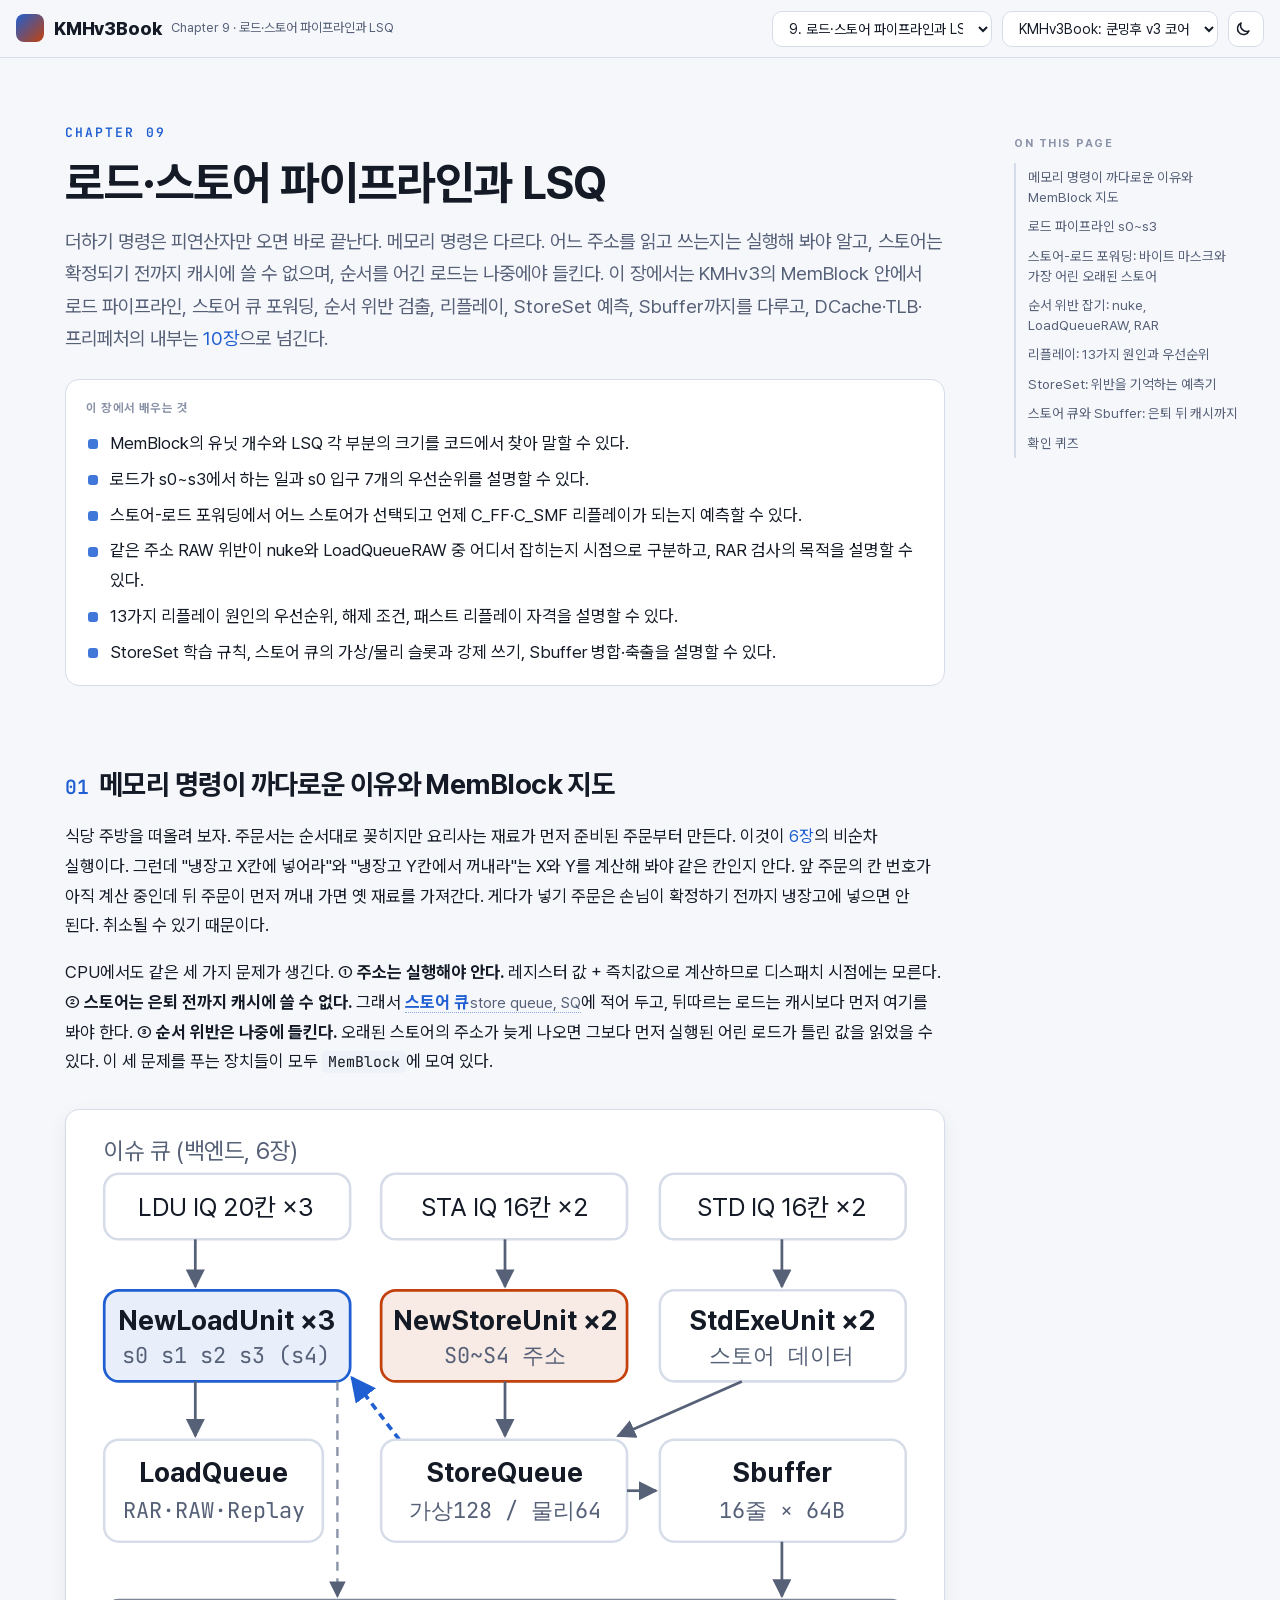
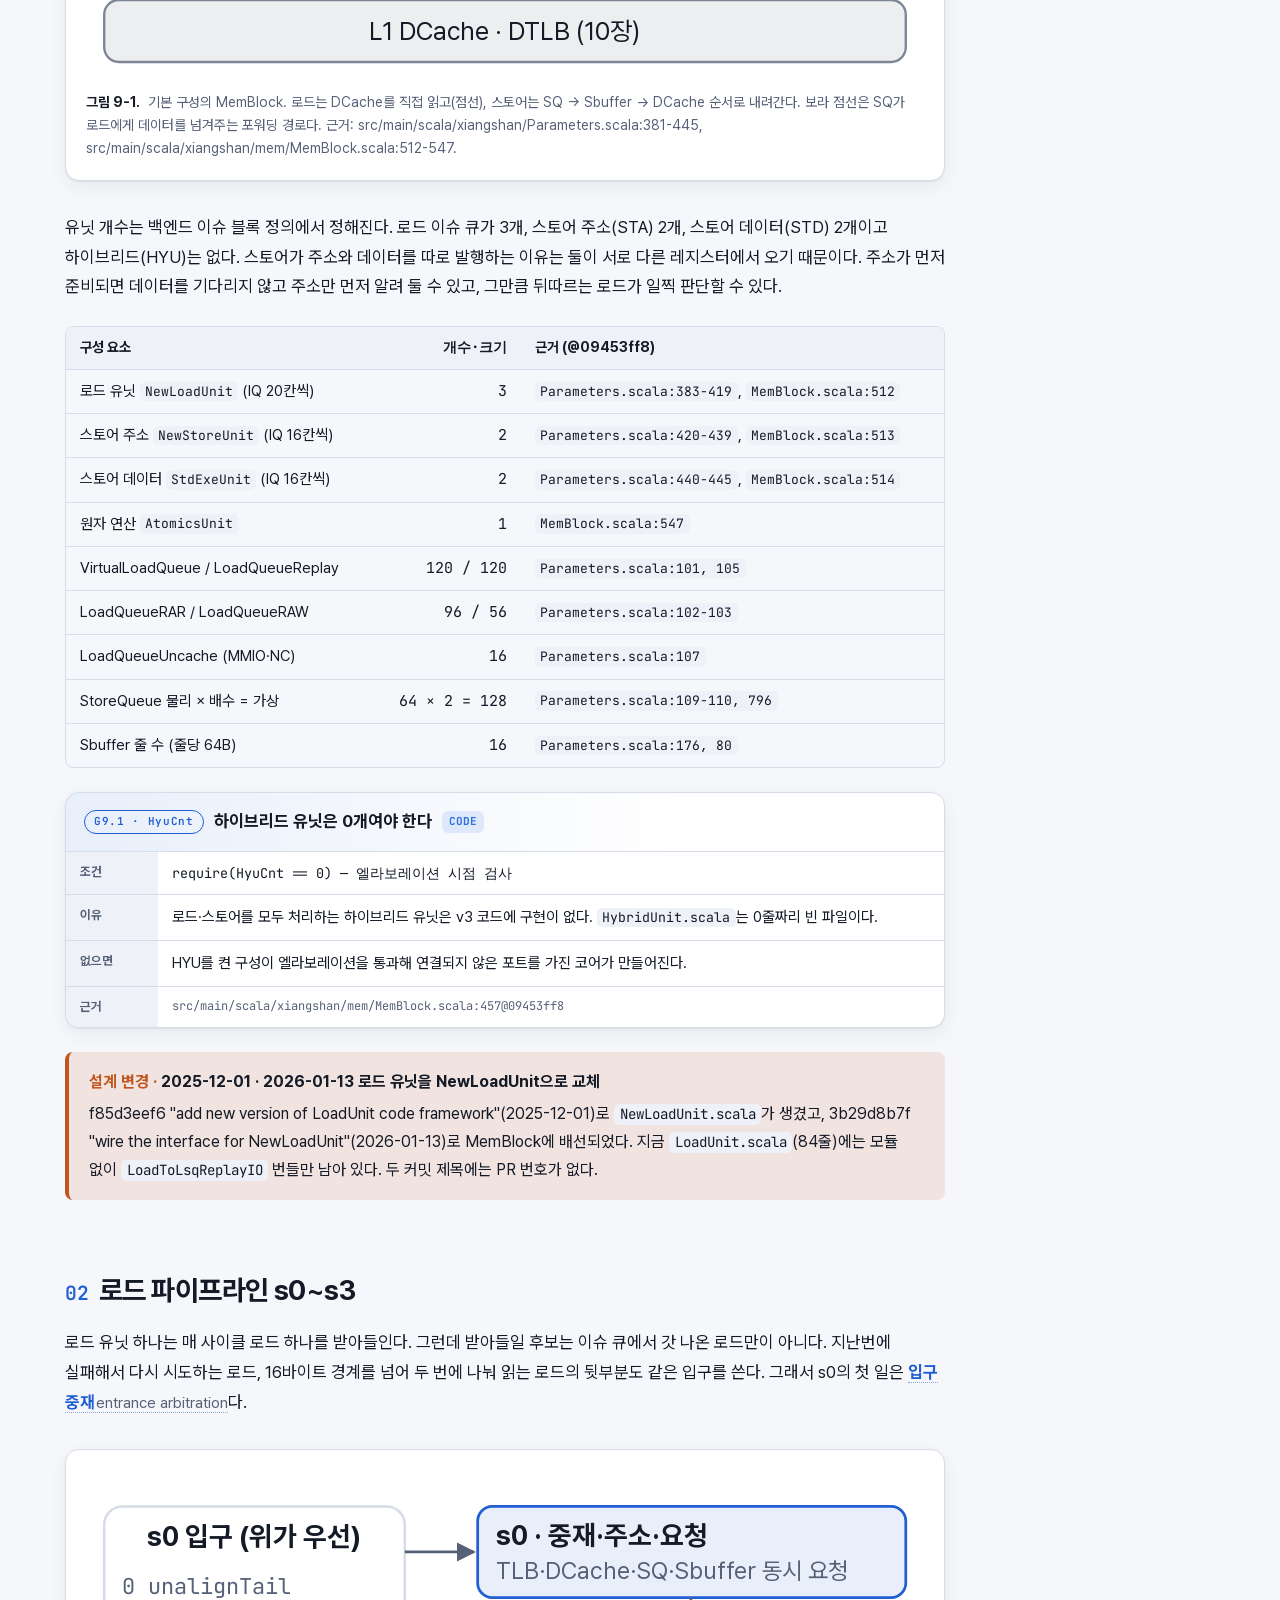
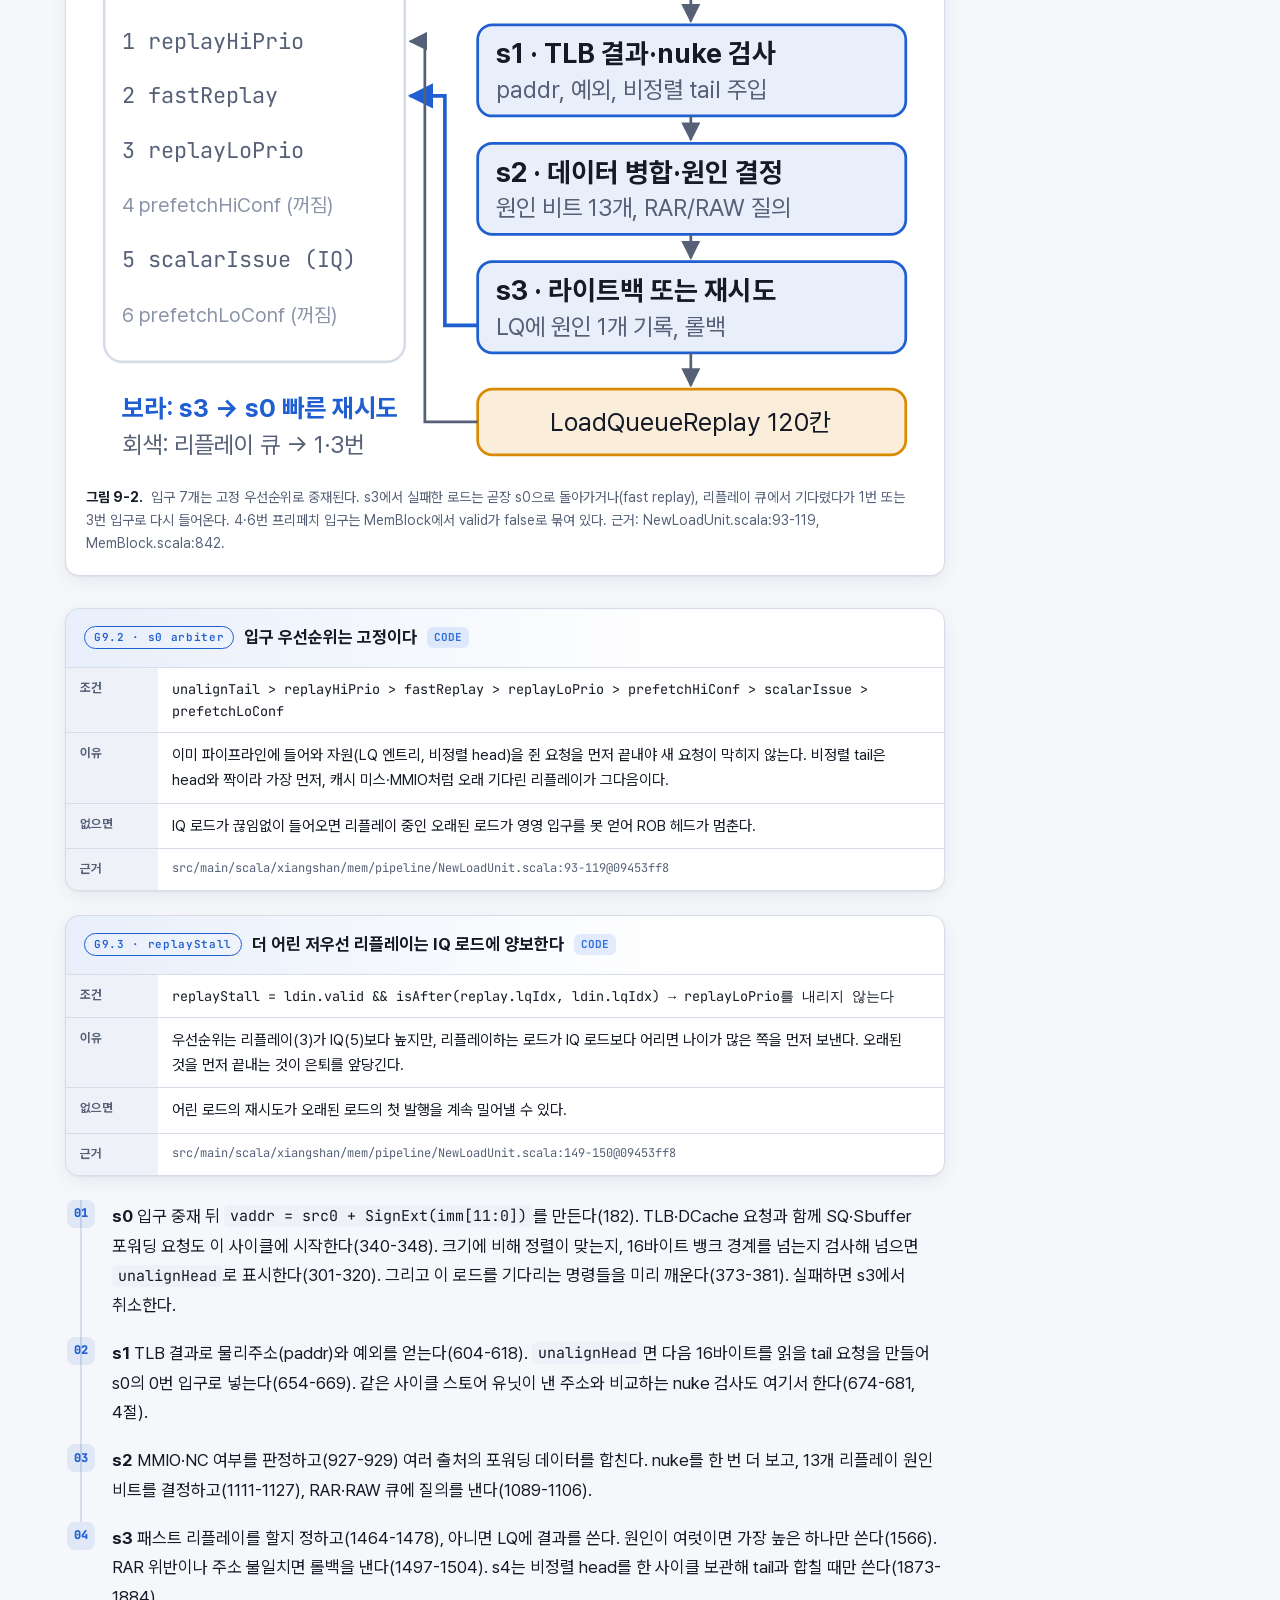
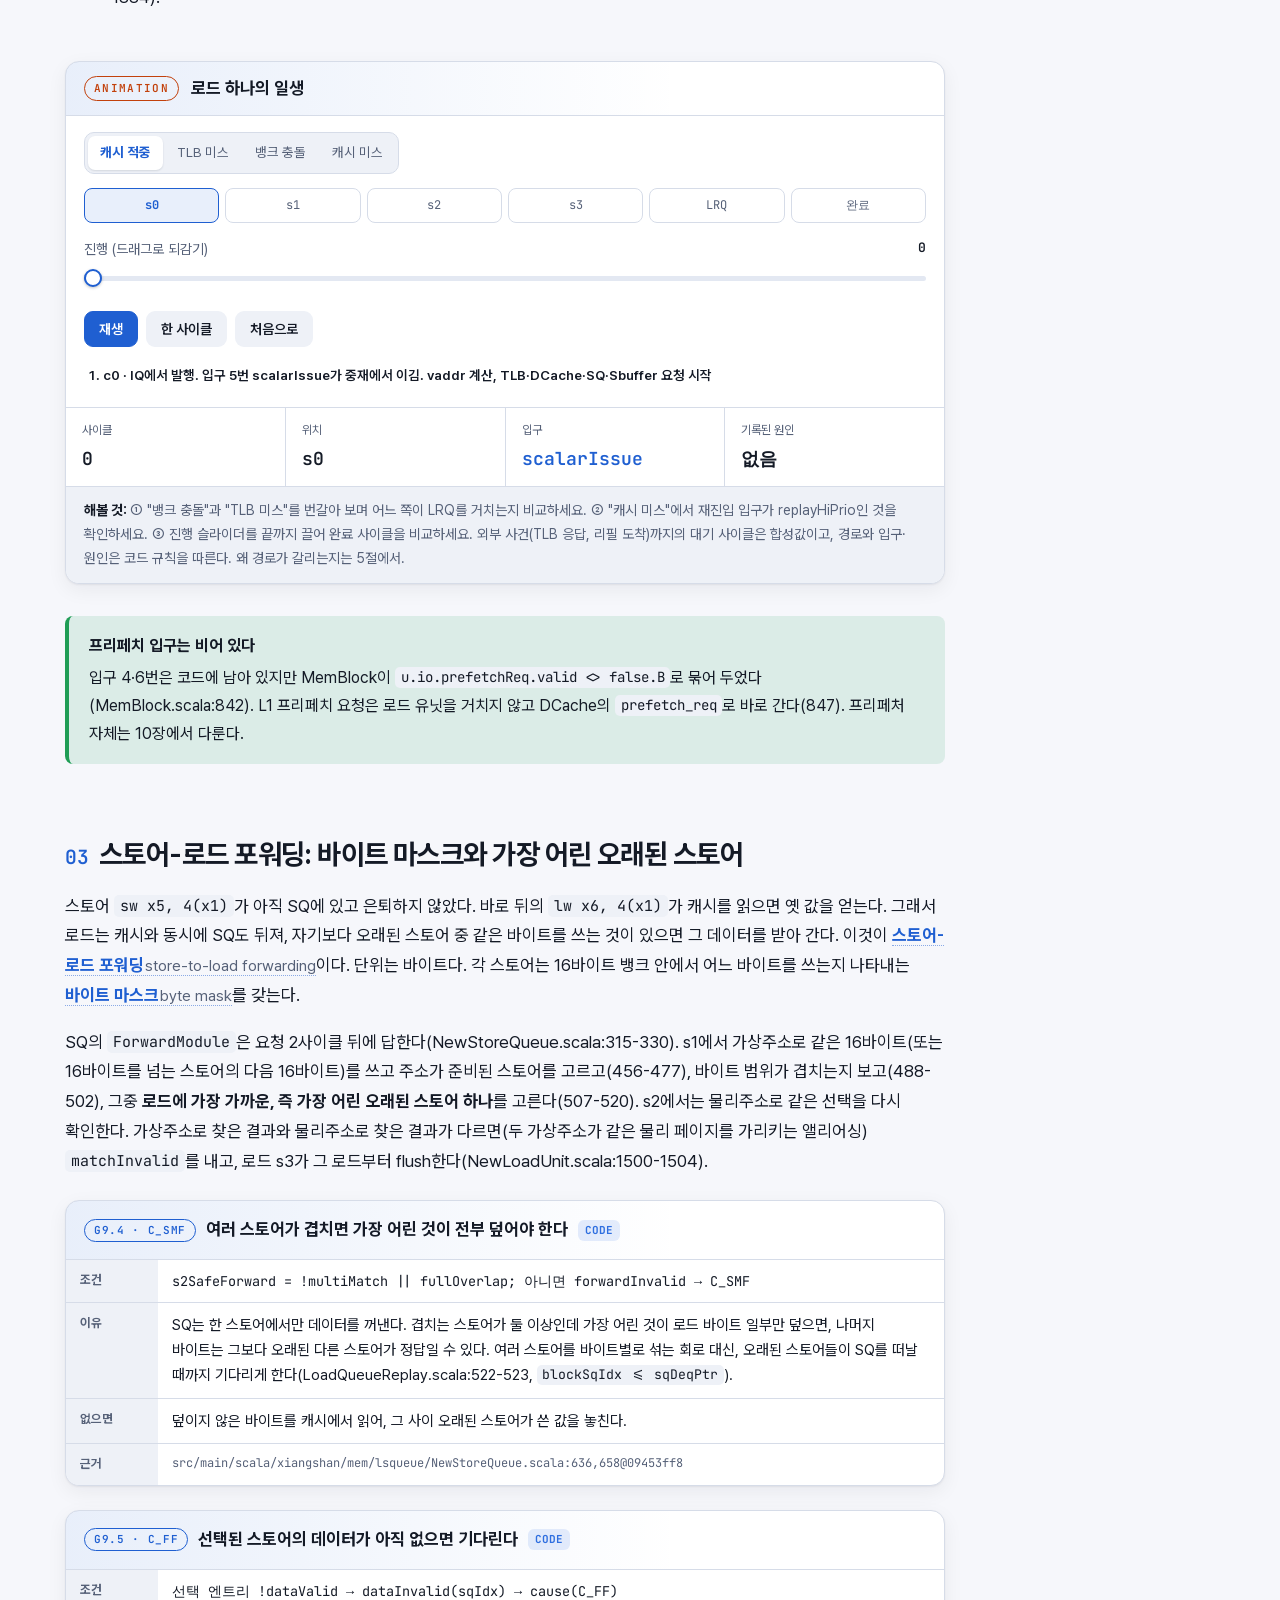
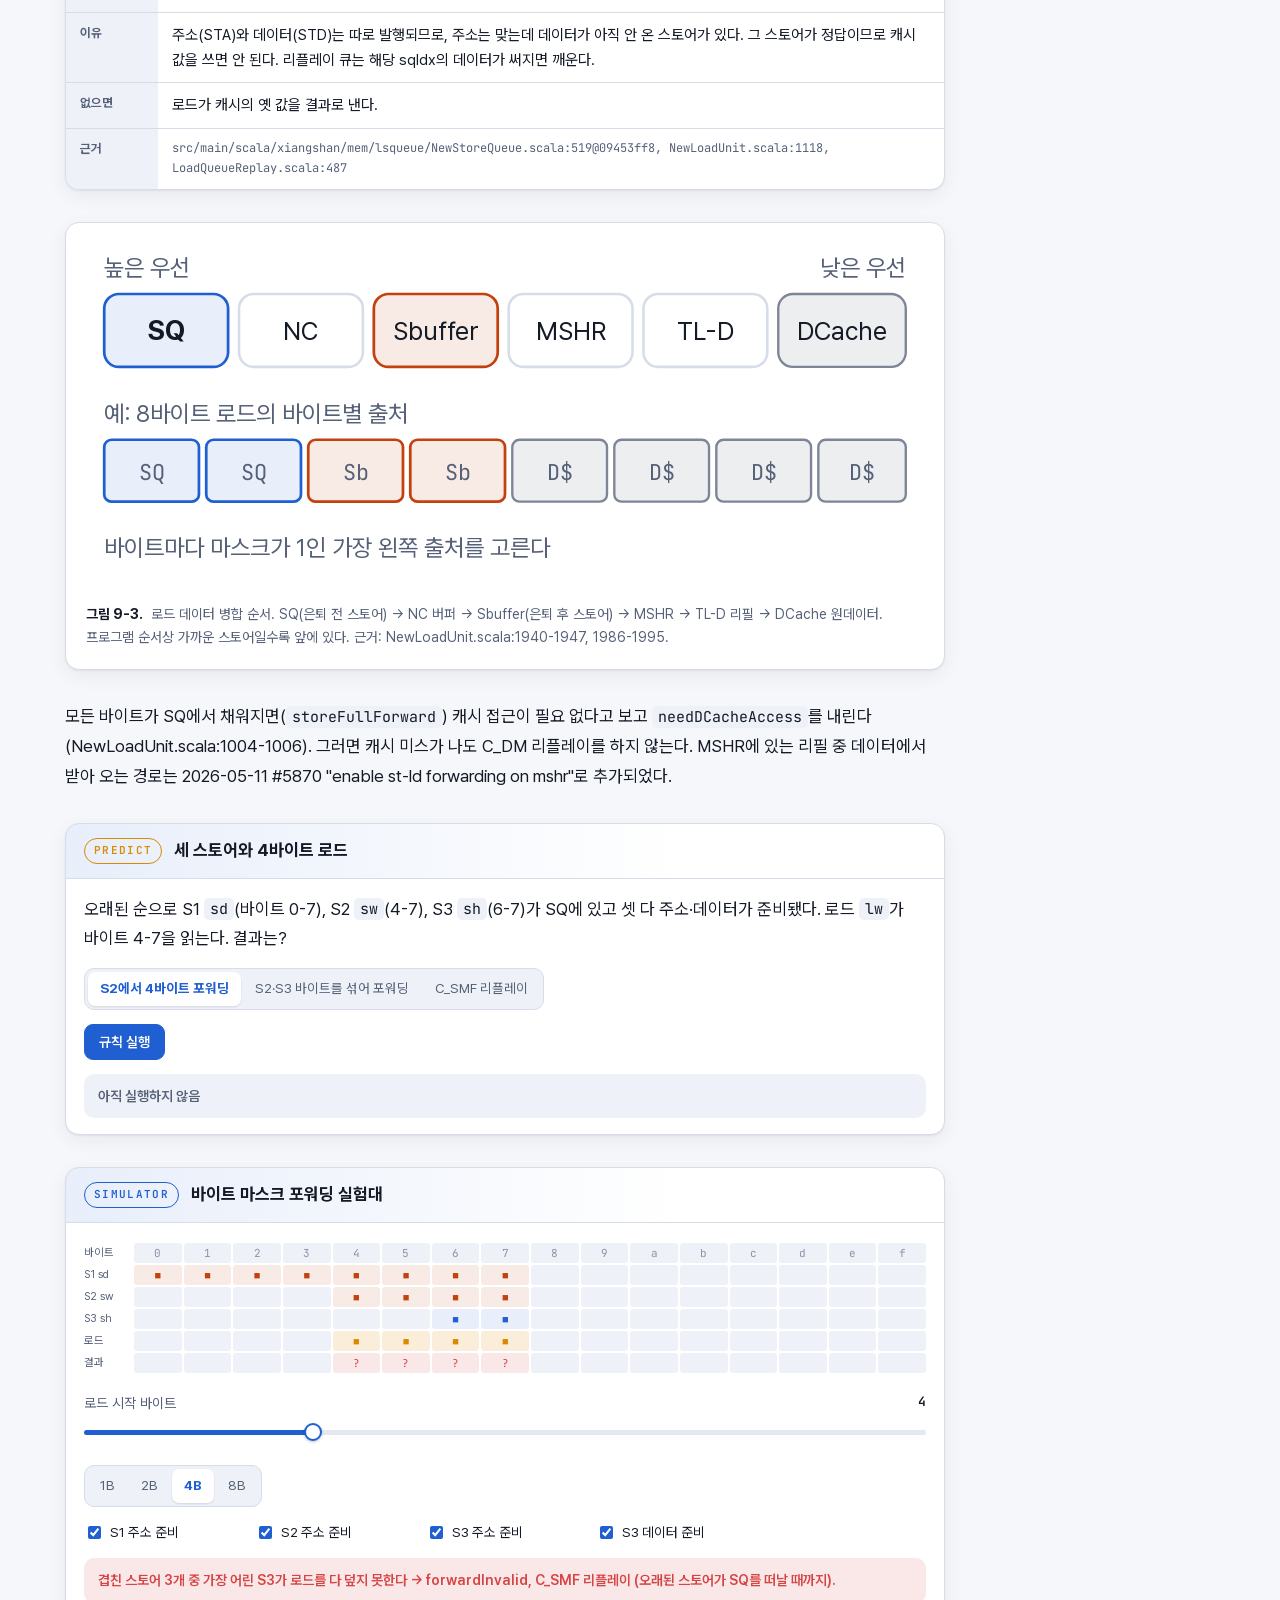
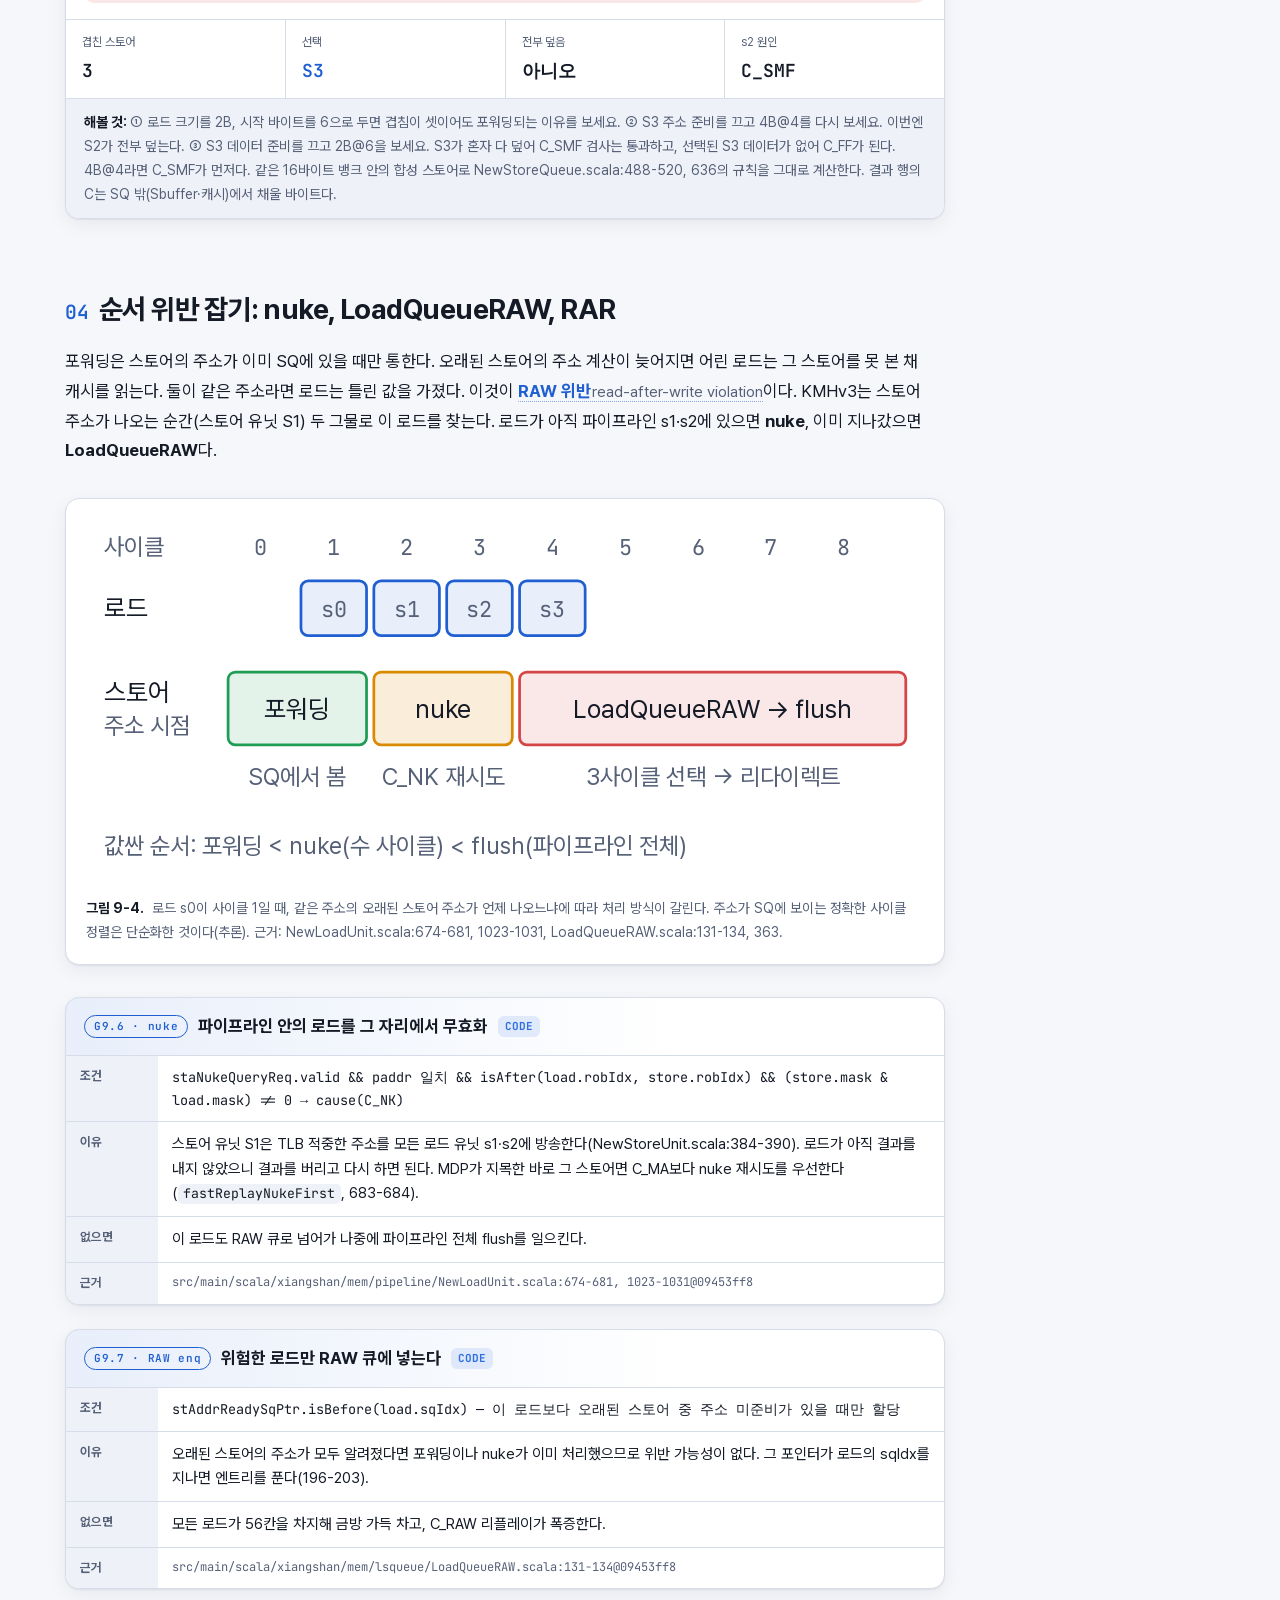
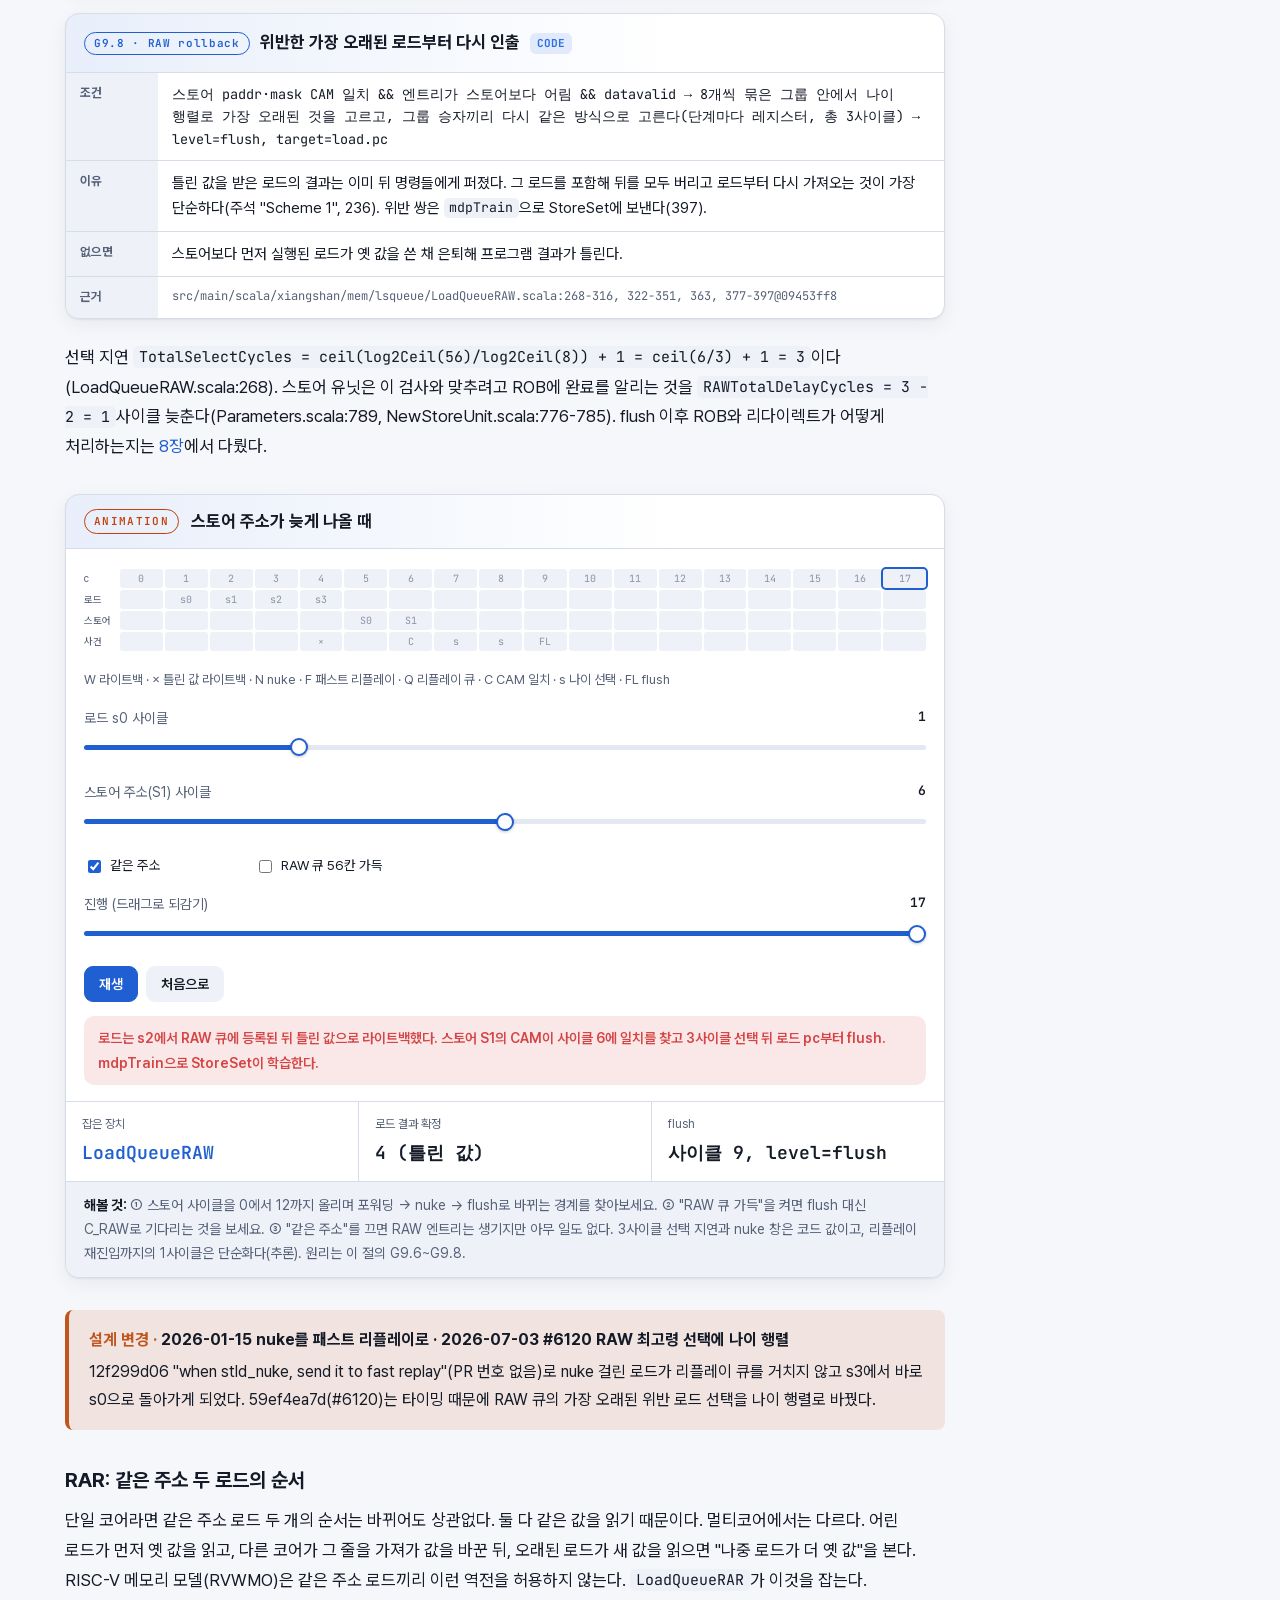
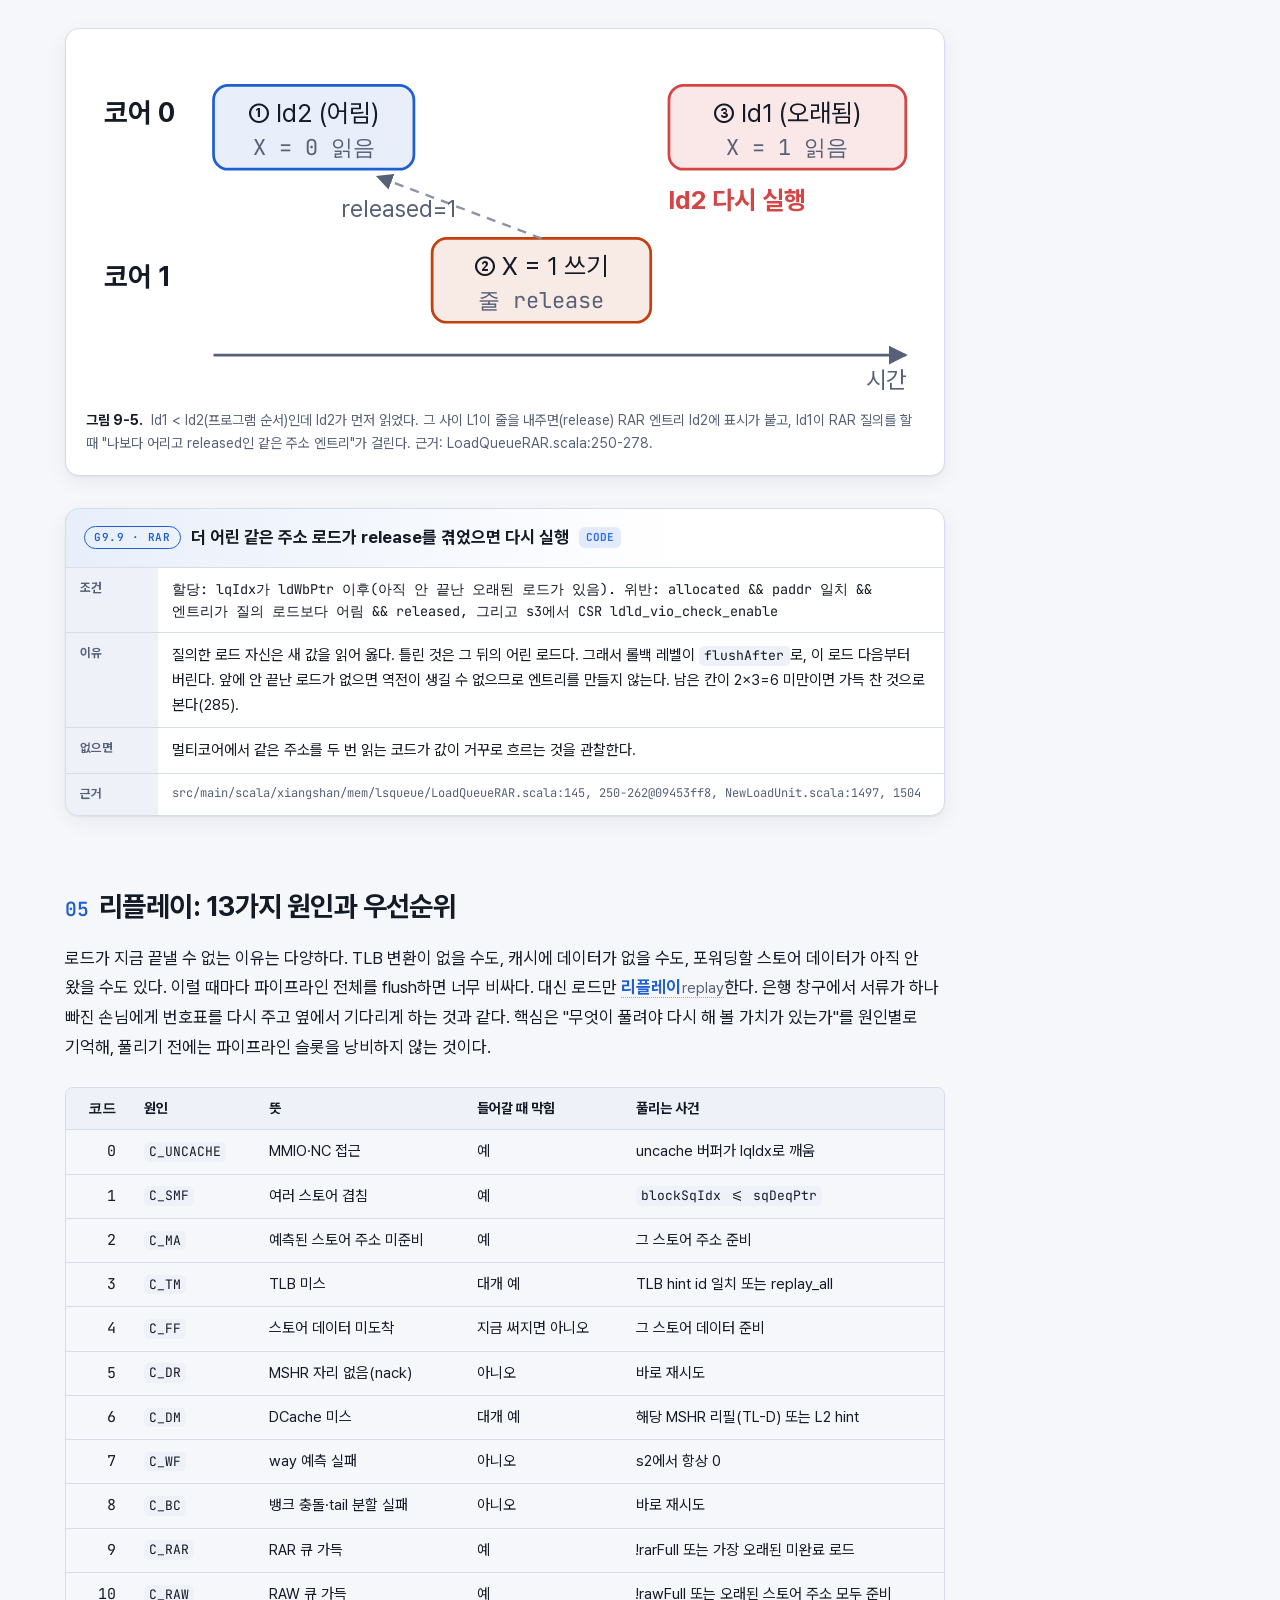
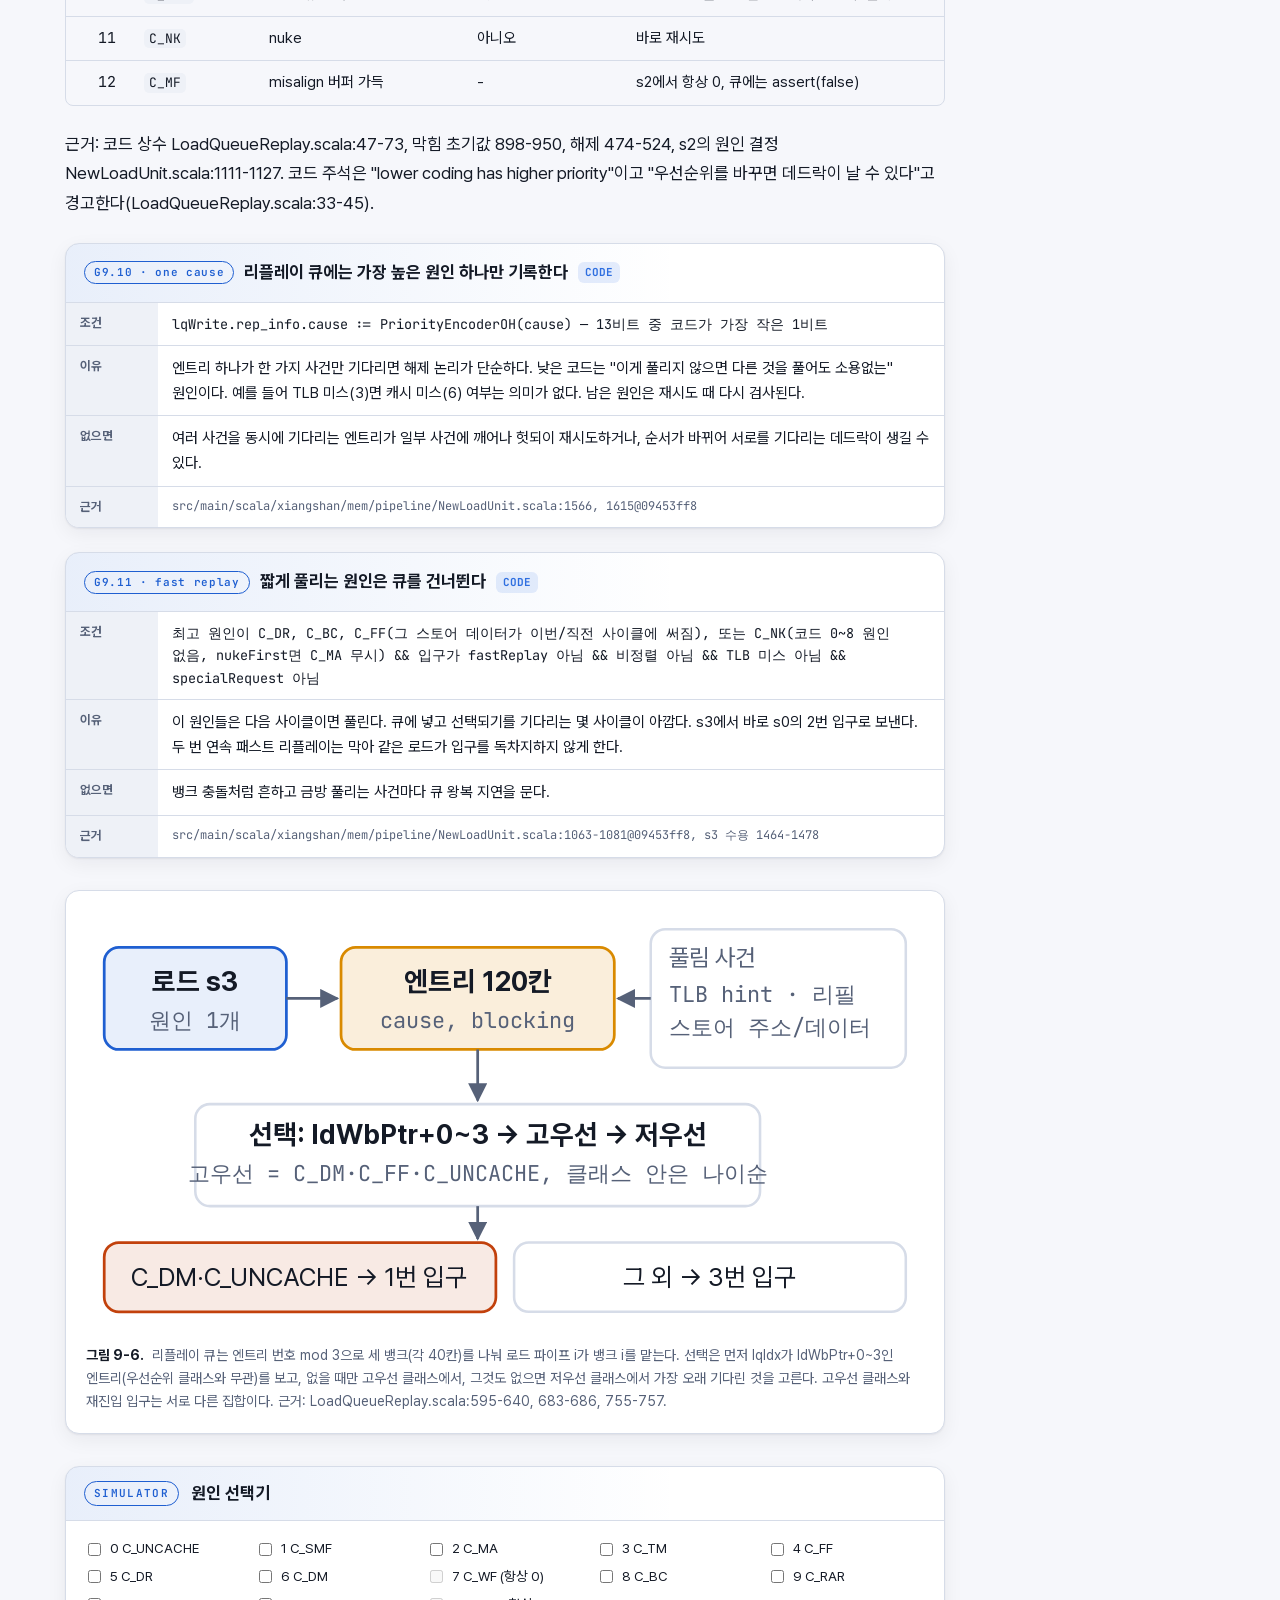
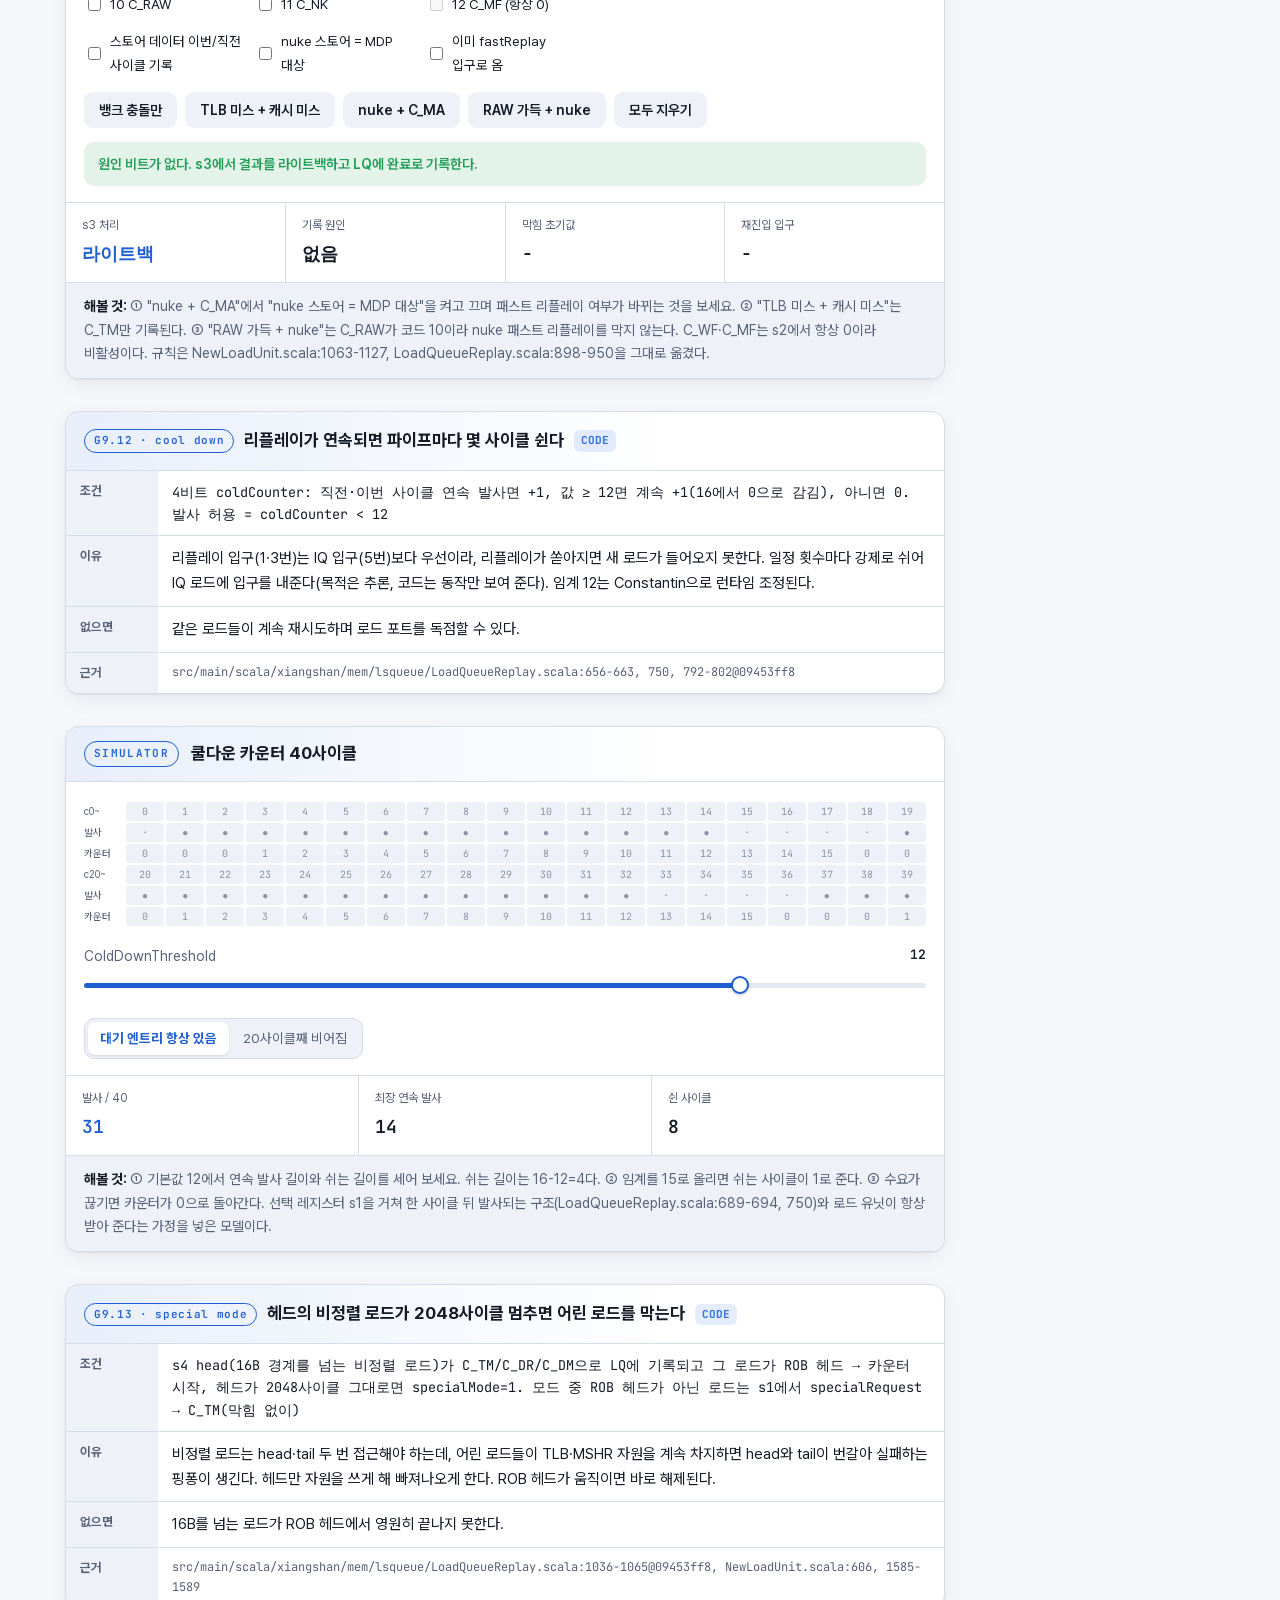
<file: ch09-loadstore.html>
<!doctype html>
<html lang="ko" data-book="kmhv3">
<head>
<meta charset="utf-8">
<meta name="viewport" content="width=device-width, initial-scale=1">
<title>KMHv3Book 9장 · 로드·스토어 파이프라인과 LSQ</title>
<link rel="stylesheet" href="assets/book.css">
<script src="assets/book.js"></script>
<style>
.bgrid { display: grid; grid-template-columns: 48px repeat(16, minmax(0, 1fr)); gap: 2px; font: 11px var(--mono); margin: 4px 0; }
.bgrid > div { padding: 3px 0; text-align: center; border-radius: 3px; background: var(--surface); color: var(--text-faint); overflow: hidden; }
.bgrid > div.rl { background: transparent; text-align: left; color: var(--text-dim); font-family: var(--font); }
.bgrid .on1 { background: var(--accent-soft); color: var(--accent); } .bgrid .on2 { background: var(--accent-2-soft); color: var(--accent-2); }
.bgrid .ld { background: var(--warn-soft); color: var(--warn); } .bgrid .ok { background: var(--ok-soft); color: var(--ok); } .bgrid .bad { background: var(--bad-soft); color: var(--bad); }
.tl { display: grid; gap: 2px; font: 11px var(--mono); margin: 4px 0; }
.tl > div { padding: 3px 0; text-align: center; border-radius: 3px; background: var(--surface); color: var(--text-faint); min-height: 18px; overflow: hidden; white-space: nowrap; }
.tl > div.rl { background: transparent; text-align: left; color: var(--text-dim); font-family: var(--font); }
.tl .now { outline: 2px solid var(--accent); } .tl .hide { visibility: hidden; }
.lanes { display: grid; grid-template-columns: repeat(6, minmax(0, 1fr)); gap: 6px; }
.lanes > div { border: 1px solid var(--border); border-radius: 8px; padding: 8px 4px; text-align: center; font: 12px var(--mono); color: var(--text-dim); background: var(--bg-elev); }
.lanes > div.here { border-color: var(--accent); background: var(--accent-soft); color: var(--accent); font-weight: 700; }
.simlog { font-size: 13.5px; line-height: 1.6; color: var(--text-dim); max-height: 180px; overflow: auto; margin: 0; padding-left: 20px; }
.simlog li.cur { color: var(--text); font-weight: 600; }
.cz { display: grid; grid-template-columns: repeat(auto-fill, minmax(150px, 1fr)); gap: 4px 12px; font-size: 13.5px; }
.cz label { display: flex; gap: 6px; align-items: center; }
.sbg { display: grid; grid-template-columns: repeat(8, minmax(0, 1fr)); gap: 4px; }
.sbg > div { border: 1px solid var(--border); border-radius: 6px; padding: 4px 2px; font: 11px var(--mono); text-align: center; color: var(--text-faint); min-height: 44px; }
.sbg > div.v { border-color: var(--accent); color: var(--text); background: var(--accent-soft); } .sbg > div.f { border-color: var(--warn); background: var(--warn-soft); }
.sim .seg { flex-wrap: wrap; }
.sbg i { display: block; height: 4px; margin: 3px 2px 0; background: var(--accent-2); border-radius: 2px; }
.mtab { font: 12px var(--mono); border-collapse: collapse; width: 100%; } .mtab td, .mtab th { border: 1px solid var(--border); padding: 3px 6px; text-align: center; }
</style>
</head>
<body data-chapter="ch09">
<div class="page">
<main class="chapter">

<div class="chapter-hero">
  <div class="eyebrow">Chapter 09</div>
  <h1>로드·스토어 파이프라인과 LSQ</h1>
  <p class="lead">더하기 명령은 피연산자만 오면 바로 끝난다. 메모리 명령은 다르다. 어느 주소를 읽고 쓰는지는 실행해 봐야 알고, 스토어는 확정되기 전까지 캐시에 쓸 수 없으며, 순서를 어긴 로드는 나중에야 들킨다. 이 장에서는 KMHv3의 MemBlock 안에서 로드 파이프라인, 스토어 큐 포워딩, 순서 위반 검출, 리플레이, StoreSet 예측, Sbuffer까지를 다루고, DCache·TLB·프리페처의 내부는 <a href="ch10-cache-mmu.html">10장</a>으로 넘긴다.</p>
  <ul class="objectives">
    <li>MemBlock의 유닛 개수와 LSQ 각 부분의 크기를 코드에서 찾아 말할 수 있다.</li>
    <li>로드가 s0~s3에서 하는 일과 s0 입구 7개의 우선순위를 설명할 수 있다.</li>
    <li>스토어-로드 포워딩에서 어느 스토어가 선택되고 언제 C_FF·C_SMF 리플레이가 되는지 예측할 수 있다.</li>
    <li>같은 주소 RAW 위반이 nuke와 LoadQueueRAW 중 어디서 잡히는지 시점으로 구분하고, RAR 검사의 목적을 설명할 수 있다.</li>
    <li>13가지 리플레이 원인의 우선순위, 해제 조건, 패스트 리플레이 자격을 설명할 수 있다.</li>
    <li>StoreSet 학습 규칙, 스토어 큐의 가상/물리 슬롯과 강제 쓰기, Sbuffer 병합·축출을 설명할 수 있다.</li>
  </ul>
</div>

<section>
  <h2>메모리 명령이 까다로운 이유와 MemBlock 지도</h2>
  <p>식당 주방을 떠올려 보자. 주문서는 순서대로 꽂히지만 요리사는 재료가 먼저 준비된 주문부터 만든다. 이것이 <a href="ch06-dispatch-issue.html">6장</a>의 비순차 실행이다. 그런데 "냉장고 X칸에 넣어라"와 "냉장고 Y칸에서 꺼내라"는 X와 Y를 계산해 봐야 같은 칸인지 안다. 앞 주문의 칸 번호가 아직 계산 중인데 뒤 주문이 먼저 꺼내 가면 옛 재료를 가져간다. 게다가 넣기 주문은 손님이 확정하기 전까지 냉장고에 넣으면 안 된다. 취소될 수 있기 때문이다.</p>
  <p>CPU에서도 같은 세 가지 문제가 생긴다. ① <b>주소는 실행해야 안다.</b> 레지스터 값 + 즉치값으로 계산하므로 디스패치 시점에는 모른다. ② <b>스토어는 은퇴 전까지 캐시에 쓸 수 없다.</b> 그래서 <span class="term" data-def="아직 은퇴하지 않은 스토어의 주소와 데이터를 프로그램 순서로 보관하는 큐. 로드는 캐시보다 먼저 여기를 본다.">스토어 큐<span class="en">store queue, SQ</span></span>에 적어 두고, 뒤따르는 로드는 캐시보다 먼저 여기를 봐야 한다. ③ <b>순서 위반은 나중에 들킨다.</b> 오래된 스토어의 주소가 늦게 나오면 그보다 먼저 실행된 어린 로드가 틀린 값을 읽었을 수 있다. 이 세 문제를 푸는 장치들이 모두 <code>MemBlock</code>에 모여 있다.</p>
  <figure class="diagram">
    <svg viewBox="0 0 460 300" role="img" aria-label="MemBlock 구성도">
      <defs><marker id="m91" viewBox="0 0 10 10" refX="9" refY="5" markerWidth="7" markerHeight="7" orient="auto"><path d="M0,0 L10,5 L0,10 z" fill="var(--text-dim)"/></marker><marker id="m91a" viewBox="0 0 10 10" refX="9" refY="5" markerWidth="7" markerHeight="7" orient="auto"><path d="M0,0 L10,5 L0,10 z" fill="var(--accent)"/></marker></defs>
      <text x="10" y="16" class="lbl-dim">이슈 큐 (백엔드, 6장)</text>
      <rect class="box" x="10" y="24" width="135" height="36" rx="8"/><text x="77" y="47" text-anchor="middle" class="lbl">LDU IQ 20칸 ×3</text>
      <rect class="box" x="162" y="24" width="135" height="36" rx="8"/><text x="230" y="47" text-anchor="middle" class="lbl">STA IQ 16칸 ×2</text>
      <rect class="box" x="315" y="24" width="135" height="36" rx="8"/><text x="382" y="47" text-anchor="middle" class="lbl">STD IQ 16칸 ×2</text>
      <line class="ln" x1="60" y1="60" x2="60" y2="86" marker-end="url(#m91)"/><line class="ln" x1="230" y1="60" x2="230" y2="86" marker-end="url(#m91)"/><line class="ln" x1="382" y1="60" x2="382" y2="86" marker-end="url(#m91)"/>
      <rect class="box-acc" x="10" y="88" width="135" height="50" rx="8"/><text x="77" y="110" text-anchor="middle" class="lbl-b">NewLoadUnit ×3</text><text x="77" y="128" text-anchor="middle" class="lbl-mono">s0 s1 s2 s3 (s4)</text>
      <rect class="box-2" x="162" y="88" width="135" height="50" rx="8"/><text x="230" y="110" text-anchor="middle" class="lbl-b">NewStoreUnit ×2</text><text x="230" y="128" text-anchor="middle" class="lbl-mono">S0~S4 주소</text>
      <rect class="box" x="315" y="88" width="135" height="50" rx="8"/><text x="382" y="110" text-anchor="middle" class="lbl-b">StdExeUnit ×2</text><text x="382" y="128" text-anchor="middle" class="lbl-mono">스토어 데이터</text>
      <line class="ln" x1="60" y1="138" x2="60" y2="168" marker-end="url(#m91)"/><line class="ln" x1="230" y1="138" x2="230" y2="168" marker-end="url(#m91)"/><line class="ln" x1="360" y1="138" x2="292" y2="168" marker-end="url(#m91)"/>
      <line class="ln-acc" x1="172" y1="170" x2="146" y2="136" stroke-dasharray="4 3" marker-end="url(#m91a)"/>
      <rect class="box" x="10" y="170" width="120" height="56" rx="8"/><text x="70" y="193" text-anchor="middle" class="lbl-b">LoadQueue</text><text x="70" y="213" text-anchor="middle" class="lbl-mono">RAR·RAW·Replay</text>
      <rect class="box" x="162" y="170" width="135" height="56" rx="8"/><text x="230" y="193" text-anchor="middle" class="lbl-b">StoreQueue</text><text x="230" y="213" text-anchor="middle" class="lbl-mono">가상128 / 물리64</text>
      <rect class="box" x="315" y="170" width="135" height="56" rx="8"/><text x="382" y="193" text-anchor="middle" class="lbl-b">Sbuffer</text><text x="382" y="213" text-anchor="middle" class="lbl-mono">16줄 × 64B</text>
      <line class="ln" x1="297" y1="198" x2="313" y2="198" marker-end="url(#m91)"/>
      <line class="ln" x1="382" y1="226" x2="382" y2="256" marker-end="url(#m91)"/>
      <line class="ln-dash" x1="138" y1="138" x2="138" y2="256" marker-end="url(#m91)"/>
      <rect class="box-grey" x="10" y="258" width="440" height="34" rx="8"/><text x="230" y="280" text-anchor="middle" class="lbl">L1 DCache · DTLB (10장)</text>
    </svg>
    <figcaption>기본 구성의 MemBlock. 로드는 DCache를 직접 읽고(점선), 스토어는 SQ → Sbuffer → DCache 순서로 내려간다. 보라 점선은 SQ가 로드에게 데이터를 넘겨주는 포워딩 경로다. 근거: src/main/scala/xiangshan/Parameters.scala:381-445, src/main/scala/xiangshan/mem/MemBlock.scala:512-547.</figcaption>
  </figure>
  <p>유닛 개수는 백엔드 이슈 블록 정의에서 정해진다. 로드 이슈 큐가 3개, 스토어 주소(STA) 2개, 스토어 데이터(STD) 2개이고 하이브리드(HYU)는 없다. 스토어가 주소와 데이터를 따로 발행하는 이유는 둘이 서로 다른 레지스터에서 오기 때문이다. 주소가 먼저 준비되면 데이터를 기다리지 않고 주소만 먼저 알려 둘 수 있고, 그만큼 뒤따르는 로드가 일찍 판단할 수 있다.</p>
  <div class="table-wrap"><table class="data">
    <tr><th>구성 요소</th><th class="num">개수·크기</th><th>근거 (@09453ff8)</th></tr>
    <tr><td>로드 유닛 <code>NewLoadUnit</code> (IQ 20칸씩)</td><td class="num">3</td><td><code>Parameters.scala:383-419</code>, <code>MemBlock.scala:512</code></td></tr>
    <tr><td>스토어 주소 <code>NewStoreUnit</code> (IQ 16칸씩)</td><td class="num">2</td><td><code>Parameters.scala:420-439</code>, <code>MemBlock.scala:513</code></td></tr>
    <tr><td>스토어 데이터 <code>StdExeUnit</code> (IQ 16칸씩)</td><td class="num">2</td><td><code>Parameters.scala:440-445</code>, <code>MemBlock.scala:514</code></td></tr>
    <tr><td>원자 연산 <code>AtomicsUnit</code></td><td class="num">1</td><td><code>MemBlock.scala:547</code></td></tr>
    <tr><td>VirtualLoadQueue / LoadQueueReplay</td><td class="num">120 / 120</td><td><code>Parameters.scala:101, 105</code></td></tr>
    <tr><td>LoadQueueRAR / LoadQueueRAW</td><td class="num">96 / 56</td><td><code>Parameters.scala:102-103</code></td></tr>
    <tr><td>LoadQueueUncache (MMIO·NC)</td><td class="num">16</td><td><code>Parameters.scala:107</code></td></tr>
    <tr><td>StoreQueue 물리 × 배수 = 가상</td><td class="num">64 × 2 = 128</td><td><code>Parameters.scala:109-110, 796</code></td></tr>
    <tr><td>Sbuffer 줄 수 (줄당 64B)</td><td class="num">16</td><td><code>Parameters.scala:176, 80</code></td></tr>
  </table></div>
  <div class="gate">
    <div class="gate-head"><span class="gate-id">G9.1 · HyuCnt</span><h4>하이브리드 유닛은 0개여야 한다</h4><span class="actor code">CODE</span></div>
    <dl><dt>조건</dt><dd class="cond">require(HyuCnt == 0) — 엘라보레이션 시점 검사</dd>
    <dt>이유</dt><dd class="why">로드·스토어를 모두 처리하는 하이브리드 유닛은 v3 코드에 구현이 없다. <code>HybridUnit.scala</code>는 0줄짜리 빈 파일이다.</dd>
    <dt>없으면</dt><dd>HYU를 켠 구성이 엘라보레이션을 통과해 연결되지 않은 포트를 가진 코어가 만들어진다.</dd>
    <dt>근거</dt><dd class="src">src/main/scala/xiangshan/mem/MemBlock.scala:457@09453ff8</dd></dl>
  </div>
  <div class="callout decision"><strong>2025-12-01 · 2026-01-13 로드 유닛을 NewLoadUnit으로 교체</strong><p>f85d3eef6 "add new version of LoadUnit code framework"(2025-12-01)로 <code>NewLoadUnit.scala</code>가 생겼고, 3b29d8b7f "wire the interface for NewLoadUnit"(2026-01-13)로 MemBlock에 배선되었다. 지금 <code>LoadUnit.scala</code>(84줄)에는 모듈 없이 <code>LoadToLsqReplayIO</code> 번들만 남아 있다. 두 커밋 제목에는 PR 번호가 없다.</p></div>
</section>

<section>
  <h2>로드 파이프라인 s0~s3</h2>
  <p>로드 유닛 하나는 매 사이클 로드 하나를 받아들인다. 그런데 받아들일 후보는 이슈 큐에서 갓 나온 로드만이 아니다. 지난번에 실패해서 다시 시도하는 로드, 16바이트 경계를 넘어 두 번에 나눠 읽는 로드의 뒷부분도 같은 입구를 쓴다. 그래서 s0의 첫 일은 <span class="term" data-def="여러 요청 중 이번 사이클에 파이프라인에 들어갈 하나를 고정 우선순위로 고르는 것.">입구 중재<span class="en">entrance arbitration</span></span>다.</p>
  <figure class="diagram">
    <svg viewBox="0 0 460 330" role="img" aria-label="로드 파이프라인 단계와 입구">
      <defs><marker id="m92" viewBox="0 0 10 10" refX="9" refY="5" markerWidth="7" markerHeight="7" orient="auto"><path d="M0,0 L10,5 L0,10 z" fill="var(--text-dim)"/></marker><marker id="m92a" viewBox="0 0 10 10" refX="9" refY="5" markerWidth="7" markerHeight="7" orient="auto"><path d="M0,0 L10,5 L0,10 z" fill="var(--accent)"/></marker></defs>
      <rect class="box" x="10" y="20" width="165" height="250" rx="10"/>
      <text x="92" y="42" text-anchor="middle" class="lbl-b">s0 입구 (위가 우선)</text>
      <text x="20" y="68" class="lbl-mono">0 unalignTail</text>
      <text x="20" y="98" class="lbl-mono">1 replayHiPrio</text>
      <text x="20" y="128" class="lbl-mono">2 fastReplay</text>
      <text x="20" y="158" class="lbl-mono">3 replayLoPrio</text>
      <text x="20" y="188" class="t-faint">4 prefetchHiConf (꺼짐)</text>
      <text x="20" y="218" class="lbl-mono">5 scalarIssue (IQ)</text>
      <text x="20" y="248" class="t-faint">6 prefetchLoConf (꺼짐)</text>
      <line class="ln" x1="175" y1="45" x2="213" y2="45" marker-end="url(#m92)"/>
      <rect class="box-acc" x="215" y="20" width="235" height="50" rx="8"/><text x="225" y="41" class="lbl-b">s0 · 중재·주소·요청</text><text x="225" y="60" class="lbl-dim">TLB·DCache·SQ·Sbuffer 동시 요청</text>
      <rect class="box-acc" x="215" y="85" width="235" height="50" rx="8"/><text x="225" y="106" class="lbl-b">s1 · TLB 결과·nuke 검사</text><text x="225" y="125" class="lbl-dim">paddr, 예외, 비정렬 tail 주입</text>
      <rect class="box-acc" x="215" y="150" width="235" height="50" rx="8"/><text x="225" y="171" class="lbl-b">s2 · 데이터 병합·원인 결정</text><text x="225" y="190" class="lbl-dim">원인 비트 13개, RAR/RAW 질의</text>
      <rect class="box-acc" x="215" y="215" width="235" height="50" rx="8"/><text x="225" y="236" class="lbl-b">s3 · 라이트백 또는 재시도</text><text x="225" y="255" class="lbl-dim">LQ에 원인 1개 기록, 롤백</text>
      <line class="ln" x1="332" y1="70" x2="332" y2="83" marker-end="url(#m92)"/><line class="ln" x1="332" y1="135" x2="332" y2="148" marker-end="url(#m92)"/><line class="ln" x1="332" y1="200" x2="332" y2="213" marker-end="url(#m92)"/>
      <path class="ln-acc" d="M215 250 H197 V124 H178" marker-end="url(#m92a)"/>
      <rect class="box-warn" x="215" y="285" width="235" height="36" rx="8"/><text x="332" y="308" text-anchor="middle" class="lbl">LoadQueueReplay 120칸</text>
      <line class="ln" x1="332" y1="265" x2="332" y2="283" marker-end="url(#m92)"/>
      <path class="ln" d="M215 303 H186 V94 H178" marker-end="url(#m92)"/>
      <text x="20" y="300" class="lbl-acc">보라: s3 → s0 빠른 재시도</text>
      <text x="20" y="320" class="lbl-dim">회색: 리플레이 큐 → 1·3번</text>
    </svg>
    <figcaption>입구 7개는 고정 우선순위로 중재된다. s3에서 실패한 로드는 곧장 s0으로 돌아가거나(fast replay), 리플레이 큐에서 기다렸다가 1번 또는 3번 입구로 다시 들어온다. 4·6번 프리페치 입구는 MemBlock에서 valid가 false로 묶여 있다. 근거: NewLoadUnit.scala:93-119, MemBlock.scala:842.</figcaption>
  </figure>
  <div class="gate">
    <div class="gate-head"><span class="gate-id">G9.2 · s0 arbiter</span><h4>입구 우선순위는 고정이다</h4><span class="actor code">CODE</span></div>
    <dl><dt>조건</dt><dd class="cond">unalignTail &gt; replayHiPrio &gt; fastReplay &gt; replayLoPrio &gt; prefetchHiConf &gt; scalarIssue &gt; prefetchLoConf</dd>
    <dt>이유</dt><dd class="why">이미 파이프라인에 들어와 자원(LQ 엔트리, 비정렬 head)을 쥔 요청을 먼저 끝내야 새 요청이 막히지 않는다. 비정렬 tail은 head와 짝이라 가장 먼저, 캐시 미스·MMIO처럼 오래 기다린 리플레이가 그다음이다.</dd>
    <dt>없으면</dt><dd>IQ 로드가 끊임없이 들어오면 리플레이 중인 오래된 로드가 영영 입구를 못 얻어 ROB 헤드가 멈춘다.</dd>
    <dt>근거</dt><dd class="src">src/main/scala/xiangshan/mem/pipeline/NewLoadUnit.scala:93-119@09453ff8</dd></dl>
  </div>
  <div class="gate">
    <div class="gate-head"><span class="gate-id">G9.3 · replayStall</span><h4>더 어린 저우선 리플레이는 IQ 로드에 양보한다</h4><span class="actor code">CODE</span></div>
    <dl><dt>조건</dt><dd class="cond">replayStall = ldin.valid &amp;&amp; isAfter(replay.lqIdx, ldin.lqIdx) → replayLoPrio를 내리지 않는다</dd>
    <dt>이유</dt><dd class="why">우선순위는 리플레이(3)가 IQ(5)보다 높지만, 리플레이하는 로드가 IQ 로드보다 어리면 나이가 많은 쪽을 먼저 보낸다. 오래된 것을 먼저 끝내는 것이 은퇴를 앞당긴다.</dd>
    <dt>없으면</dt><dd>어린 로드의 재시도가 오래된 로드의 첫 발행을 계속 밀어낼 수 있다.</dd>
    <dt>근거</dt><dd class="src">src/main/scala/xiangshan/mem/pipeline/NewLoadUnit.scala:149-150@09453ff8</dd></dl>
  </div>
  <ol class="steps">
    <li><b>s0</b> 입구 중재 뒤 <code>vaddr = src0 + SignExt(imm[11:0])</code>를 만든다(182). TLB·DCache 요청과 함께 SQ·Sbuffer 포워딩 요청도 이 사이클에 시작한다(340-348). 크기에 비해 정렬이 맞는지, 16바이트 뱅크 경계를 넘는지 검사해 넘으면 <code>unalignHead</code>로 표시한다(301-320). 그리고 이 로드를 기다리는 명령들을 미리 깨운다(373-381). 실패하면 s3에서 취소한다.</li>
    <li><b>s1</b> TLB 결과로 물리주소(paddr)와 예외를 얻는다(604-618). <code>unalignHead</code>면 다음 16바이트를 읽을 tail 요청을 만들어 s0의 0번 입구로 넣는다(654-669). 같은 사이클 스토어 유닛이 낸 주소와 비교하는 nuke 검사도 여기서 한다(674-681, 4절).</li>
    <li><b>s2</b> MMIO·NC 여부를 판정하고(927-929) 여러 출처의 포워딩 데이터를 합친다. nuke를 한 번 더 보고, 13개 리플레이 원인 비트를 결정하고(1111-1127), RAR·RAW 큐에 질의를 낸다(1089-1106).</li>
    <li><b>s3</b> 패스트 리플레이를 할지 정하고(1464-1478), 아니면 LQ에 결과를 쓴다. 원인이 여럿이면 가장 높은 하나만 쓴다(1566). RAR 위반이나 주소 불일치면 롤백을 낸다(1497-1504). s4는 비정렬 head를 한 사이클 보관해 tail과 합칠 때만 쓴다(1873-1884).</li>
  </ol>
  <div class="sim" id="sim-life">
    <div class="sim-head"><span class="sim-tag anim">Animation</span><h3>로드 하나의 일생</h3></div>
    <div class="sim-body">
      <div class="seg" id="life-scn"><button class="on">캐시 적중</button><button>TLB 미스</button><button>뱅크 충돌</button><button>캐시 미스</button></div>
      <div class="lanes" id="life-lanes"><div>s0</div><div>s1</div><div>s2</div><div>s3</div><div>LRQ</div><div>완료</div></div>
      <div class="ctl"><label>진행 (드래그로 되감기) <output id="life-pos-o">0</output></label><input type="range" id="life-pos" min="0" max="13" step="1" value="0"></div>
      <div class="btn-row"><button class="btn primary" id="life-play">재생</button><button class="btn" id="life-step">한 사이클</button><button class="btn" id="life-reset">처음으로</button></div>
      <ol class="simlog" id="life-log"></ol>
    </div>
    <div class="sim-readout">
      <div class="ro"><span>사이클</span><b id="life-cyc">0</b></div>
      <div class="ro"><span>위치</span><b id="life-at">s0</b></div>
      <div class="ro"><span>입구</span><b id="life-ent" class="acc">scalarIssue</b></div>
      <div class="ro"><span>기록된 원인</span><b id="life-cause">없음</b></div>
    </div>
    <div class="sim-note">① "뱅크 충돌"과 "TLB 미스"를 번갈아 보며 어느 쪽이 LRQ를 거치는지 비교하세요. ② "캐시 미스"에서 재진입 입구가 replayHiPrio인 것을 확인하세요. ③ 진행 슬라이더를 끝까지 끌어 완료 사이클을 비교하세요. 외부 사건(TLB 응답, 리필 도착)까지의 대기 사이클은 합성값이고, 경로와 입구·원인은 코드 규칙을 따른다. 왜 경로가 갈리는지는 5절에서.</div>
  </div>
  <div class="callout tip"><strong>프리페치 입구는 비어 있다</strong><p>입구 4·6번은 코드에 남아 있지만 MemBlock이 <code>u.io.prefetchReq.valid &lt;&gt; false.B</code>로 묶어 두었다(MemBlock.scala:842). L1 프리페치 요청은 로드 유닛을 거치지 않고 DCache의 <code>prefetch_req</code>로 바로 간다(847). 프리페처 자체는 10장에서 다룬다.</p></div>
</section>

<section>
  <h2>스토어-로드 포워딩: 바이트 마스크와 가장 어린 오래된 스토어</h2>
  <p>스토어 <code>sw x5, 4(x1)</code>가 아직 SQ에 있고 은퇴하지 않았다. 바로 뒤의 <code>lw x6, 4(x1)</code>가 캐시를 읽으면 옛 값을 얻는다. 그래서 로드는 캐시와 동시에 SQ도 뒤져, 자기보다 오래된 스토어 중 같은 바이트를 쓰는 것이 있으면 그 데이터를 받아 간다. 이것이 <span class="term" data-def="아직 캐시에 쓰이지 않은 오래된 스토어의 데이터를 로드가 SQ·Sbuffer에서 바이트 단위로 직접 받아 가는 것.">스토어-로드 포워딩<span class="en">store-to-load forwarding</span></span>이다. 단위는 바이트다. 각 스토어는 16바이트 뱅크 안에서 어느 바이트를 쓰는지 나타내는 <span class="term" data-def="16바이트 안에서 이 접근이 건드리는 바이트를 1로 표시한 16비트 값.">바이트 마스크<span class="en">byte mask</span></span>를 갖는다.</p>
  <p>SQ의 <code>ForwardModule</code>은 요청 2사이클 뒤에 답한다(NewStoreQueue.scala:315-330). s1에서 가상주소로 같은 16바이트(또는 16바이트를 넘는 스토어의 다음 16바이트)를 쓰고 주소가 준비된 스토어를 고르고(456-477), 바이트 범위가 겹치는지 보고(488-502), 그중 <b>로드에 가장 가까운, 즉 가장 어린 오래된 스토어 하나</b>를 고른다(507-520). s2에서는 물리주소로 같은 선택을 다시 확인한다. 가상주소로 찾은 결과와 물리주소로 찾은 결과가 다르면(두 가상주소가 같은 물리 페이지를 가리키는 앨리어싱) <code>matchInvalid</code>를 내고, 로드 s3가 그 로드부터 flush한다(NewLoadUnit.scala:1500-1504).</p>
  <div class="gate">
    <div class="gate-head"><span class="gate-id">G9.4 · C_SMF</span><h4>여러 스토어가 겹치면 가장 어린 것이 전부 덮어야 한다</h4><span class="actor code">CODE</span></div>
    <dl><dt>조건</dt><dd class="cond">s2SafeForward = !multiMatch || fullOverlap; 아니면 forwardInvalid → C_SMF</dd>
    <dt>이유</dt><dd class="why">SQ는 한 스토어에서만 데이터를 꺼낸다. 겹치는 스토어가 둘 이상인데 가장 어린 것이 로드 바이트 일부만 덮으면, 나머지 바이트는 그보다 오래된 다른 스토어가 정답일 수 있다. 여러 스토어를 바이트별로 섞는 회로 대신, 오래된 스토어들이 SQ를 떠날 때까지 기다리게 한다(LoadQueueReplay.scala:522-523, <code>blockSqIdx &lt;= sqDeqPtr</code>).</dd>
    <dt>없으면</dt><dd>덮이지 않은 바이트를 캐시에서 읽어, 그 사이 오래된 스토어가 쓴 값을 놓친다.</dd>
    <dt>근거</dt><dd class="src">src/main/scala/xiangshan/mem/lsqueue/NewStoreQueue.scala:636,658@09453ff8</dd></dl>
  </div>
  <div class="gate">
    <div class="gate-head"><span class="gate-id">G9.5 · C_FF</span><h4>선택된 스토어의 데이터가 아직 없으면 기다린다</h4><span class="actor code">CODE</span></div>
    <dl><dt>조건</dt><dd class="cond">선택 엔트리 !dataValid → dataInvalid(sqIdx) → cause(C_FF)</dd>
    <dt>이유</dt><dd class="why">주소(STA)와 데이터(STD)는 따로 발행되므로, 주소는 맞는데 데이터가 아직 안 온 스토어가 있다. 그 스토어가 정답이므로 캐시 값을 쓰면 안 된다. 리플레이 큐는 해당 sqIdx의 데이터가 써지면 깨운다.</dd>
    <dt>없으면</dt><dd>로드가 캐시의 옛 값을 결과로 낸다.</dd>
    <dt>근거</dt><dd class="src">src/main/scala/xiangshan/mem/lsqueue/NewStoreQueue.scala:519@09453ff8, NewLoadUnit.scala:1118, LoadQueueReplay.scala:487</dd></dl>
  </div>
  <figure class="diagram">
    <svg viewBox="0 0 460 190" role="img" aria-label="포워딩 데이터 출처 우선순위">
      <text x="10" y="18" class="lbl-dim">높은 우선</text><text x="450" y="18" text-anchor="end" class="lbl-dim">낮은 우선</text>
      <rect class="box-acc" x="10" y="28" width="68" height="40" rx="8"/><text x="44" y="53" text-anchor="middle" class="lbl-b">SQ</text>
      <rect class="box" x="84" y="28" width="68" height="40" rx="8"/><text x="118" y="53" text-anchor="middle" class="lbl">NC</text>
      <rect class="box-2" x="158" y="28" width="68" height="40" rx="8"/><text x="192" y="53" text-anchor="middle" class="lbl">Sbuffer</text>
      <rect class="box" x="232" y="28" width="68" height="40" rx="8"/><text x="266" y="53" text-anchor="middle" class="lbl">MSHR</text>
      <rect class="box" x="306" y="28" width="68" height="40" rx="8"/><text x="340" y="53" text-anchor="middle" class="lbl">TL-D</text>
      <rect class="box-grey" x="380" y="28" width="70" height="40" rx="8"/><text x="415" y="53" text-anchor="middle" class="lbl">DCache</text>
      <text x="10" y="98" class="lbl-dim">예: 8바이트 로드의 바이트별 출처</text>
      <rect class="box-acc" x="10" y="108" width="52" height="34" rx="4"/><text x="36" y="130" text-anchor="middle" class="lbl-mono">SQ</text>
      <rect class="box-acc" x="66" y="108" width="52" height="34" rx="4"/><text x="92" y="130" text-anchor="middle" class="lbl-mono">SQ</text>
      <rect class="box-2" x="122" y="108" width="52" height="34" rx="4"/><text x="148" y="130" text-anchor="middle" class="lbl-mono">Sb</text>
      <rect class="box-2" x="178" y="108" width="52" height="34" rx="4"/><text x="204" y="130" text-anchor="middle" class="lbl-mono">Sb</text>
      <rect class="box-grey" x="234" y="108" width="52" height="34" rx="4"/><text x="260" y="130" text-anchor="middle" class="lbl-mono">D$</text>
      <rect class="box-grey" x="290" y="108" width="52" height="34" rx="4"/><text x="316" y="130" text-anchor="middle" class="lbl-mono">D$</text>
      <rect class="box-grey" x="346" y="108" width="52" height="34" rx="4"/><text x="372" y="130" text-anchor="middle" class="lbl-mono">D$</text>
      <rect class="box-grey" x="402" y="108" width="48" height="34" rx="4"/><text x="426" y="130" text-anchor="middle" class="lbl-mono">D$</text>
      <text x="10" y="172" class="lbl-dim">바이트마다 마스크가 1인 가장 왼쪽 출처를 고른다</text>
    </svg>
    <figcaption>로드 데이터 병합 순서. SQ(은퇴 전 스토어) → NC 버퍼 → Sbuffer(은퇴 후 스토어) → MSHR → TL-D 리필 → DCache 원데이터. 프로그램 순서상 가까운 스토어일수록 앞에 있다. 근거: NewLoadUnit.scala:1940-1947, 1986-1995.</figcaption>
  </figure>
  <p>모든 바이트가 SQ에서 채워지면(<code>storeFullForward</code>) 캐시 접근이 필요 없다고 보고 <code>needDCacheAccess</code>를 내린다(NewLoadUnit.scala:1004-1006). 그러면 캐시 미스가 나도 C_DM 리플레이를 하지 않는다. MSHR에 있는 리필 중 데이터에서 받아 오는 경로는 2026-05-11 #5870 "enable st-ld forwarding on mshr"로 추가되었다.</p>
  <div class="sim" id="sim-pfwd">
    <div class="sim-head"><span class="sim-tag predict">Predict</span><h3>세 스토어와 4바이트 로드</h3></div>
    <div class="sim-body">
      <p style="margin:0">오래된 순으로 S1 <code>sd</code>(바이트 0-7), S2 <code>sw</code>(4-7), S3 <code>sh</code>(6-7)가 SQ에 있고 셋 다 주소·데이터가 준비됐다. 로드 <code>lw</code>가 바이트 4-7을 읽는다. 결과는?</p>
      <div class="seg" id="pfwd-choice"><button class="on">S2에서 4바이트 포워딩</button><button>S2·S3 바이트를 섞어 포워딩</button><button>C_SMF 리플레이</button></div>
      <div class="btn-row"><button class="btn primary" id="pfwd-run">규칙 실행</button></div>
      <div class="verdict grey" id="pfwd-out">아직 실행하지 않음</div>
    </div>
  </div>
  <div class="sim" id="sim-fwd">
    <div class="sim-head"><span class="sim-tag">Simulator</span><h3>바이트 마스크 포워딩 실험대</h3></div>
    <div class="sim-body">
      <div class="bgrid" id="fwd-grid"></div>
      <div class="ctl"><label>로드 시작 바이트 <output id="fwd-off-o">4</output></label><input type="range" id="fwd-off" min="0" max="15" step="1" value="4"></div>
      <div class="seg" id="fwd-size"><button>1B</button><button>2B</button><button class="on">4B</button><button>8B</button></div>
      <div class="cz"><label><input type="checkbox" id="fwd-s1" checked> S1 주소 준비</label><label><input type="checkbox" id="fwd-s2" checked> S2 주소 준비</label><label><input type="checkbox" id="fwd-s3" checked> S3 주소 준비</label><label><input type="checkbox" id="fwd-s3d" checked> S3 데이터 준비</label></div>
      <div class="verdict grey" id="fwd-verdict">-</div>
    </div>
    <div class="sim-readout">
      <div class="ro"><span>겹친 스토어</span><b id="fwd-n">0</b></div>
      <div class="ro"><span>선택</span><b id="fwd-sel" class="acc">-</b></div>
      <div class="ro"><span>전부 덮음</span><b id="fwd-full">-</b></div>
      <div class="ro"><span>s2 원인</span><b id="fwd-cause">-</b></div>
    </div>
    <div class="sim-note">① 로드 크기를 2B, 시작 바이트를 6으로 두면 겹침이 셋이어도 포워딩되는 이유를 보세요. ② S3 주소 준비를 끄고 4B@4를 다시 보세요. 이번엔 S2가 전부 덮는다. ③ S3 데이터 준비를 끄고 2B@6을 보세요. S3가 혼자 다 덮어 C_SMF 검사는 통과하고, 선택된 S3 데이터가 없어 C_FF가 된다. 4B@4라면 C_SMF가 먼저다. 같은 16바이트 뱅크 안의 합성 스토어로 NewStoreQueue.scala:488-520, 636의 규칙을 그대로 계산한다. 결과 행의 C는 SQ 밖(Sbuffer·캐시)에서 채울 바이트다.</div>
  </div>
</section>

<section>
  <h2>순서 위반 잡기: nuke, LoadQueueRAW, RAR</h2>
  <p>포워딩은 스토어의 주소가 이미 SQ에 있을 때만 통한다. 오래된 스토어의 주소 계산이 늦어지면 어린 로드는 그 스토어를 못 본 채 캐시를 읽는다. 둘이 같은 주소라면 로드는 틀린 값을 가졌다. 이것이 <span class="term" data-def="같은 주소에 대해 오래된 스토어보다 어린 로드가 먼저 읽어, 스토어가 쓸 값을 놓친 상황. read-after-write 위반.">RAW 위반<span class="en">read-after-write violation</span></span>이다. KMHv3는 스토어 주소가 나오는 순간(스토어 유닛 S1) 두 그물로 이 로드를 찾는다. 로드가 아직 파이프라인 s1·s2에 있으면 <b>nuke</b>, 이미 지나갔으면 <b>LoadQueueRAW</b>다.</p>
  <figure class="diagram">
    <svg viewBox="0 0 460 200" role="img" aria-label="스토어 주소 도착 시점별 처리">
      <text x="10" y="20" class="lbl-dim">사이클</text>
      <text x="96" y="20" text-anchor="middle" class="lbl-mono">0</text><text x="136" y="20" text-anchor="middle" class="lbl-mono">1</text><text x="176" y="20" text-anchor="middle" class="lbl-mono">2</text><text x="216" y="20" text-anchor="middle" class="lbl-mono">3</text><text x="256" y="20" text-anchor="middle" class="lbl-mono">4</text><text x="296" y="20" text-anchor="middle" class="lbl-mono">5</text><text x="336" y="20" text-anchor="middle" class="lbl-mono">6</text><text x="376" y="20" text-anchor="middle" class="lbl-mono">7</text><text x="416" y="20" text-anchor="middle" class="lbl-mono">8</text>
      <text x="10" y="54" class="lbl">로드</text>
      <rect class="box-acc" x="118" y="34" width="36" height="30" rx="4"/><text x="136" y="54" text-anchor="middle" class="lbl-mono">s0</text>
      <rect class="box-acc" x="158" y="34" width="36" height="30" rx="4"/><text x="176" y="54" text-anchor="middle" class="lbl-mono">s1</text>
      <rect class="box-acc" x="198" y="34" width="36" height="30" rx="4"/><text x="216" y="54" text-anchor="middle" class="lbl-mono">s2</text>
      <rect class="box-acc" x="238" y="34" width="36" height="30" rx="4"/><text x="256" y="54" text-anchor="middle" class="lbl-mono">s3</text>
      <text x="10" y="100" class="lbl">스토어</text><text x="10" y="118" class="lbl-dim">주소 시점</text>
      <rect class="box-ok" x="78" y="84" width="76" height="40" rx="4"/><text x="116" y="109" text-anchor="middle" class="lbl">포워딩</text>
      <rect class="box-warn" x="158" y="84" width="76" height="40" rx="4"/><text x="196" y="109" text-anchor="middle" class="lbl">nuke</text>
      <rect class="box-bad" x="238" y="84" width="212" height="40" rx="4"/><text x="344" y="109" text-anchor="middle" class="lbl">LoadQueueRAW → flush</text>
      <text x="116" y="146" text-anchor="middle" class="lbl-dim">SQ에서 봄</text>
      <text x="196" y="146" text-anchor="middle" class="lbl-dim">C_NK 재시도</text>
      <text x="344" y="146" text-anchor="middle" class="lbl-dim">3사이클 선택 → 리다이렉트</text>
      <text x="10" y="184" class="lbl-dim">값싼 순서: 포워딩 &lt; nuke(수 사이클) &lt; flush(파이프라인 전체)</text>
    </svg>
    <figcaption>로드 s0이 사이클 1일 때, 같은 주소의 오래된 스토어 주소가 언제 나오느냐에 따라 처리 방식이 갈린다. 주소가 SQ에 보이는 정확한 사이클 정렬은 단순화한 것이다(추론). 근거: NewLoadUnit.scala:674-681, 1023-1031, LoadQueueRAW.scala:131-134, 363.</figcaption>
  </figure>
  <div class="gate">
    <div class="gate-head"><span class="gate-id">G9.6 · nuke</span><h4>파이프라인 안의 로드를 그 자리에서 무효화</h4><span class="actor code">CODE</span></div>
    <dl><dt>조건</dt><dd class="cond">staNukeQueryReq.valid &amp;&amp; paddr 일치 &amp;&amp; isAfter(load.robIdx, store.robIdx) &amp;&amp; (store.mask &amp; load.mask) != 0 → cause(C_NK)</dd>
    <dt>이유</dt><dd class="why">스토어 유닛 S1은 TLB 적중한 주소를 모든 로드 유닛 s1·s2에 방송한다(NewStoreUnit.scala:384-390). 로드가 아직 결과를 내지 않았으니 결과를 버리고 다시 하면 된다. MDP가 지목한 바로 그 스토어면 C_MA보다 nuke 재시도를 우선한다(<code>fastReplayNukeFirst</code>, 683-684).</dd>
    <dt>없으면</dt><dd>이 로드도 RAW 큐로 넘어가 나중에 파이프라인 전체 flush를 일으킨다.</dd>
    <dt>근거</dt><dd class="src">src/main/scala/xiangshan/mem/pipeline/NewLoadUnit.scala:674-681, 1023-1031@09453ff8</dd></dl>
  </div>
  <div class="gate">
    <div class="gate-head"><span class="gate-id">G9.7 · RAW enq</span><h4>위험한 로드만 RAW 큐에 넣는다</h4><span class="actor code">CODE</span></div>
    <dl><dt>조건</dt><dd class="cond">stAddrReadySqPtr.isBefore(load.sqIdx) — 이 로드보다 오래된 스토어 중 주소 미준비가 있을 때만 할당</dd>
    <dt>이유</dt><dd class="why">오래된 스토어의 주소가 모두 알려졌다면 포워딩이나 nuke가 이미 처리했으므로 위반 가능성이 없다. 그 포인터가 로드의 sqIdx를 지나면 엔트리를 푼다(196-203).</dd>
    <dt>없으면</dt><dd>모든 로드가 56칸을 차지해 금방 가득 차고, C_RAW 리플레이가 폭증한다.</dd>
    <dt>근거</dt><dd class="src">src/main/scala/xiangshan/mem/lsqueue/LoadQueueRAW.scala:131-134@09453ff8</dd></dl>
  </div>
  <div class="gate">
    <div class="gate-head"><span class="gate-id">G9.8 · RAW rollback</span><h4>위반한 가장 오래된 로드부터 다시 인출</h4><span class="actor code">CODE</span></div>
    <dl><dt>조건</dt><dd class="cond">스토어 paddr·mask CAM 일치 &amp;&amp; 엔트리가 스토어보다 어림 &amp;&amp; datavalid → 8개씩 묶은 그룹 안에서 나이 행렬로 가장 오래된 것을 고르고, 그룹 승자끼리 다시 같은 방식으로 고른다(단계마다 레지스터, 총 3사이클) → level=flush, target=load.pc</dd>
    <dt>이유</dt><dd class="why">틀린 값을 받은 로드의 결과는 이미 뒤 명령들에게 퍼졌다. 그 로드를 포함해 뒤를 모두 버리고 로드부터 다시 가져오는 것이 가장 단순하다(주석 "Scheme 1", 236). 위반 쌍은 <code>mdpTrain</code>으로 StoreSet에 보낸다(397).</dd>
    <dt>없으면</dt><dd>스토어보다 먼저 실행된 로드가 옛 값을 쓴 채 은퇴해 프로그램 결과가 틀린다.</dd>
    <dt>근거</dt><dd class="src">src/main/scala/xiangshan/mem/lsqueue/LoadQueueRAW.scala:268-316, 322-351, 363, 377-397@09453ff8</dd></dl>
  </div>
  <p>선택 지연 <code>TotalSelectCycles = ceil(log2Ceil(56)/log2Ceil(8)) + 1 = ceil(6/3) + 1 = 3</code>이다(LoadQueueRAW.scala:268). 스토어 유닛은 이 검사와 맞추려고 ROB에 완료를 알리는 것을 <code>RAWTotalDelayCycles = 3 - 2 = 1</code>사이클 늦춘다(Parameters.scala:789, NewStoreUnit.scala:776-785). flush 이후 ROB와 리다이렉트가 어떻게 처리하는지는 <a href="ch08-rob-redirect.html">8장</a>에서 다뤘다.</p>
  <div class="sim" id="sim-raw">
    <div class="sim-head"><span class="sim-tag anim">Animation</span><h3>스토어 주소가 늦게 나올 때</h3></div>
    <div class="sim-body">
      <div class="tl" id="raw-tl"></div>
      <p class="legend" style="margin:0">W 라이트백 · × 틀린 값 라이트백 · N nuke · F 패스트 리플레이 · Q 리플레이 큐 · C CAM 일치 · s 나이 선택 · FL flush</p>
      <div class="ctl"><label>로드 s0 사이클 <output id="raw-tl-o">1</output></label><input type="range" id="raw-l" min="0" max="4" step="1" value="1"></div>
      <div class="ctl"><label>스토어 주소(S1) 사이클 <output id="raw-ts-o">6</output></label><input type="range" id="raw-s" min="0" max="12" step="1" value="6"></div>
      <div class="cz"><label><input type="checkbox" id="raw-same" checked> 같은 주소</label><label><input type="checkbox" id="raw-full"> RAW 큐 56칸 가득</label></div>
      <div class="ctl"><label>진행 (드래그로 되감기) <output id="raw-pos-o">17</output></label><input type="range" id="raw-pos" min="0" max="17" step="1" value="17"></div>
      <div class="btn-row"><button class="btn primary" id="raw-play">재생</button><button class="btn" id="raw-reset">처음으로</button></div>
      <div class="verdict grey" id="raw-verdict">-</div>
    </div>
    <div class="sim-readout">
      <div class="ro"><span>잡은 장치</span><b id="raw-who" class="acc">-</b></div>
      <div class="ro"><span>로드 결과 확정</span><b id="raw-done">-</b></div>
      <div class="ro"><span>flush</span><b id="raw-flush">-</b></div>
    </div>
    <div class="sim-note">① 스토어 사이클을 0에서 12까지 올리며 포워딩 → nuke → flush로 바뀌는 경계를 찾아보세요. ② "RAW 큐 가득"을 켜면 flush 대신 C_RAW로 기다리는 것을 보세요. ③ "같은 주소"를 끄면 RAW 엔트리는 생기지만 아무 일도 없다. 3사이클 선택 지연과 nuke 창은 코드 값이고, 리플레이 재진입까지의 1사이클은 단순화다(추론). 원리는 이 절의 G9.6~G9.8.</div>
  </div>
  <div class="callout decision"><strong>2026-01-15 nuke를 패스트 리플레이로 · 2026-07-03 #6120 RAW 최고령 선택에 나이 행렬</strong><p>12f299d06 "when stld_nuke, send it to fast replay"(PR 번호 없음)로 nuke 걸린 로드가 리플레이 큐를 거치지 않고 s3에서 바로 s0으로 돌아가게 되었다. 59ef4ea7d(#6120)는 타이밍 때문에 RAW 큐의 가장 오래된 위반 로드 선택을 나이 행렬로 바꿨다.</p></div>
  <h3>RAR: 같은 주소 두 로드의 순서</h3>
  <p>단일 코어라면 같은 주소 로드 두 개의 순서는 바뀌어도 상관없다. 둘 다 같은 값을 읽기 때문이다. 멀티코어에서는 다르다. 어린 로드가 먼저 옛 값을 읽고, 다른 코어가 그 줄을 가져가 값을 바꾼 뒤, 오래된 로드가 새 값을 읽으면 "나중 로드가 더 옛 값"을 본다. RISC-V 메모리 모델(RVWMO)은 같은 주소 로드끼리 이런 역전을 허용하지 않는다. <code>LoadQueueRAR</code>가 이것을 잡는다.</p>
  <figure class="diagram">
    <svg viewBox="0 0 460 190" role="img" aria-label="RAR 위반 시나리오">
      <defs><marker id="m95" viewBox="0 0 10 10" refX="9" refY="5" markerWidth="7" markerHeight="7" orient="auto"><path d="M0,0 L10,5 L0,10 z" fill="var(--text-dim)"/></marker></defs>
      <text x="10" y="40" class="lbl-b">코어 0</text><text x="10" y="130" class="lbl-b">코어 1</text>
      <line class="ln" x1="70" y1="168" x2="450" y2="168" marker-end="url(#m95)"/><text x="450" y="186" text-anchor="end" class="lbl-dim">시간</text>
      <rect class="box-acc" x="70" y="20" width="110" height="46" rx="8"/><text x="125" y="40" text-anchor="middle" class="lbl">① ld2 (어림)</text><text x="125" y="58" text-anchor="middle" class="lbl-mono">X = 0 읽음</text>
      <rect class="box-2" x="190" y="104" width="120" height="46" rx="8"/><text x="250" y="124" text-anchor="middle" class="lbl">② X = 1 쓰기</text><text x="250" y="142" text-anchor="middle" class="lbl-mono">줄 release</text>
      <rect class="box-bad" x="320" y="20" width="130" height="46" rx="8"/><text x="385" y="40" text-anchor="middle" class="lbl">③ ld1 (오래됨)</text><text x="385" y="58" text-anchor="middle" class="lbl-mono">X = 1 읽음</text>
      <line class="ln-dash" x1="250" y1="104" x2="160" y2="70" marker-end="url(#m95)"/><text x="140" y="92" class="lbl-dim">released=1</text>
      <text x="320" y="88" class="lbl-bad">ld2 다시 실행</text>
    </svg>
    <figcaption>ld1 &lt; ld2(프로그램 순서)인데 ld2가 먼저 읽었다. 그 사이 L1이 줄을 내주면(release) RAR 엔트리 ld2에 표시가 붙고, ld1이 RAR 질의를 할 때 "나보다 어리고 released인 같은 주소 엔트리"가 걸린다. 근거: LoadQueueRAR.scala:250-278.</figcaption>
  </figure>
  <div class="gate">
    <div class="gate-head"><span class="gate-id">G9.9 · RAR</span><h4>더 어린 같은 주소 로드가 release를 겪었으면 다시 실행</h4><span class="actor code">CODE</span></div>
    <dl><dt>조건</dt><dd class="cond">할당: lqIdx가 ldWbPtr 이후(아직 안 끝난 오래된 로드가 있음). 위반: allocated &amp;&amp; paddr 일치 &amp;&amp; 엔트리가 질의 로드보다 어림 &amp;&amp; released, 그리고 s3에서 CSR ldld_vio_check_enable</dd>
    <dt>이유</dt><dd class="why">질의한 로드 자신은 새 값을 읽어 옳다. 틀린 것은 그 뒤의 어린 로드다. 그래서 롤백 레벨이 <code>flushAfter</code>로, 이 로드 다음부터 버린다. 앞에 안 끝난 로드가 없으면 역전이 생길 수 없으므로 엔트리를 만들지 않는다. 남은 칸이 2×3=6 미만이면 가득 찬 것으로 본다(285).</dd>
    <dt>없으면</dt><dd>멀티코어에서 같은 주소를 두 번 읽는 코드가 값이 거꾸로 흐르는 것을 관찰한다.</dd>
    <dt>근거</dt><dd class="src">src/main/scala/xiangshan/mem/lsqueue/LoadQueueRAR.scala:145, 250-262@09453ff8, NewLoadUnit.scala:1497, 1504</dd></dl>
  </div>
</section>

<section>
  <h2>리플레이: 13가지 원인과 우선순위</h2>
  <p>로드가 지금 끝낼 수 없는 이유는 다양하다. TLB 변환이 없을 수도, 캐시에 데이터가 없을 수도, 포워딩할 스토어 데이터가 아직 안 왔을 수도 있다. 이럴 때마다 파이프라인 전체를 flush하면 너무 비싸다. 대신 로드만 <span class="term" data-def="지금 끝낼 수 없는 로드를 대기열에 넣었다가, 막힌 조건이 풀리면 파이프라인 입구로 다시 넣는 것. 뒤따르는 명령은 버리지 않는다.">리플레이<span class="en">replay</span></span>한다. 은행 창구에서 서류가 하나 빠진 손님에게 번호표를 다시 주고 옆에서 기다리게 하는 것과 같다. 핵심은 "무엇이 풀려야 다시 해 볼 가치가 있는가"를 원인별로 기억해, 풀리기 전에는 파이프라인 슬롯을 낭비하지 않는 것이다.</p>
  <div class="table-wrap"><table class="data" style="min-width:600px">
    <tr><th class="num">코드</th><th>원인</th><th>뜻</th><th>들어갈 때 막힘</th><th>풀리는 사건</th></tr>
    <tr><td class="num">0</td><td><code>C_UNCACHE</code></td><td>MMIO·NC 접근</td><td>예</td><td>uncache 버퍼가 lqIdx로 깨움</td></tr>
    <tr><td class="num">1</td><td><code>C_SMF</code></td><td>여러 스토어 겹침</td><td>예</td><td><code>blockSqIdx &lt;= sqDeqPtr</code></td></tr>
    <tr><td class="num">2</td><td><code>C_MA</code></td><td>예측된 스토어 주소 미준비</td><td>예</td><td>그 스토어 주소 준비</td></tr>
    <tr><td class="num">3</td><td><code>C_TM</code></td><td>TLB 미스</td><td>대개 예</td><td>TLB hint id 일치 또는 replay_all</td></tr>
    <tr><td class="num">4</td><td><code>C_FF</code></td><td>스토어 데이터 미도착</td><td>지금 써지면 아니오</td><td>그 스토어 데이터 준비</td></tr>
    <tr><td class="num">5</td><td><code>C_DR</code></td><td>MSHR 자리 없음(nack)</td><td>아니오</td><td>바로 재시도</td></tr>
    <tr><td class="num">6</td><td><code>C_DM</code></td><td>DCache 미스</td><td>대개 예</td><td>해당 MSHR 리필(TL-D) 또는 L2 hint</td></tr>
    <tr><td class="num">7</td><td><code>C_WF</code></td><td>way 예측 실패</td><td>아니오</td><td>s2에서 항상 0</td></tr>
    <tr><td class="num">8</td><td><code>C_BC</code></td><td>뱅크 충돌·tail 분할 실패</td><td>아니오</td><td>바로 재시도</td></tr>
    <tr><td class="num">9</td><td><code>C_RAR</code></td><td>RAR 큐 가득</td><td>예</td><td>!rarFull 또는 가장 오래된 미완료 로드</td></tr>
    <tr><td class="num">10</td><td><code>C_RAW</code></td><td>RAW 큐 가득</td><td>예</td><td>!rawFull 또는 오래된 스토어 주소 모두 준비</td></tr>
    <tr><td class="num">11</td><td><code>C_NK</code></td><td>nuke</td><td>아니오</td><td>바로 재시도</td></tr>
    <tr><td class="num">12</td><td><code>C_MF</code></td><td>misalign 버퍼 가득</td><td>-</td><td>s2에서 항상 0, 큐에는 assert(false)</td></tr>
  </table></div>
  <p>근거: 코드 상수 LoadQueueReplay.scala:47-73, 막힘 초기값 898-950, 해제 474-524, s2의 원인 결정 NewLoadUnit.scala:1111-1127. 코드 주석은 "lower coding has higher priority"이고 "우선순위를 바꾸면 데드락이 날 수 있다"고 경고한다(LoadQueueReplay.scala:33-45).</p>
  <div class="gate">
    <div class="gate-head"><span class="gate-id">G9.10 · one cause</span><h4>리플레이 큐에는 가장 높은 원인 하나만 기록한다</h4><span class="actor code">CODE</span></div>
    <dl><dt>조건</dt><dd class="cond">lqWrite.rep_info.cause := PriorityEncoderOH(cause) — 13비트 중 코드가 가장 작은 1비트</dd>
    <dt>이유</dt><dd class="why">엔트리 하나가 한 가지 사건만 기다리면 해제 논리가 단순하다. 낮은 코드는 "이게 풀리지 않으면 다른 것을 풀어도 소용없는" 원인이다. 예를 들어 TLB 미스(3)면 캐시 미스(6) 여부는 의미가 없다. 남은 원인은 재시도 때 다시 검사된다.</dd>
    <dt>없으면</dt><dd>여러 사건을 동시에 기다리는 엔트리가 일부 사건에 깨어나 헛되이 재시도하거나, 순서가 바뀌어 서로를 기다리는 데드락이 생길 수 있다.</dd>
    <dt>근거</dt><dd class="src">src/main/scala/xiangshan/mem/pipeline/NewLoadUnit.scala:1566, 1615@09453ff8</dd></dl>
  </div>
  <div class="gate">
    <div class="gate-head"><span class="gate-id">G9.11 · fast replay</span><h4>짧게 풀리는 원인은 큐를 건너뛴다</h4><span class="actor code">CODE</span></div>
    <dl><dt>조건</dt><dd class="cond">최고 원인이 C_DR, C_BC, C_FF(그 스토어 데이터가 이번/직전 사이클에 써짐), 또는 C_NK(코드 0~8 원인 없음, nukeFirst면 C_MA 무시) &amp;&amp; 입구가 fastReplay 아님 &amp;&amp; 비정렬 아님 &amp;&amp; TLB 미스 아님 &amp;&amp; specialRequest 아님</dd>
    <dt>이유</dt><dd class="why">이 원인들은 다음 사이클이면 풀린다. 큐에 넣고 선택되기를 기다리는 몇 사이클이 아깝다. s3에서 바로 s0의 2번 입구로 보낸다. 두 번 연속 패스트 리플레이는 막아 같은 로드가 입구를 독차지하지 않게 한다.</dd>
    <dt>없으면</dt><dd>뱅크 충돌처럼 흔하고 금방 풀리는 사건마다 큐 왕복 지연을 문다.</dd>
    <dt>근거</dt><dd class="src">src/main/scala/xiangshan/mem/pipeline/NewLoadUnit.scala:1063-1081@09453ff8, s3 수용 1464-1478</dd></dl>
  </div>
  <figure class="diagram">
    <svg viewBox="0 0 460 230" role="img" aria-label="리플레이 큐 흐름">
      <defs><marker id="m96" viewBox="0 0 10 10" refX="9" refY="5" markerWidth="7" markerHeight="7" orient="auto"><path d="M0,0 L10,5 L0,10 z" fill="var(--text-dim)"/></marker></defs>
      <rect class="box-acc" x="10" y="20" width="100" height="56" rx="8"/><text x="60" y="44" text-anchor="middle" class="lbl-b">로드 s3</text><text x="60" y="64" text-anchor="middle" class="lbl-mono">원인 1개</text>
      <line class="ln" x1="110" y1="48" x2="138" y2="48" marker-end="url(#m96)"/>
      <rect class="box-warn" x="140" y="20" width="150" height="56" rx="8"/><text x="215" y="44" text-anchor="middle" class="lbl-b">엔트리 120칸</text><text x="215" y="64" text-anchor="middle" class="lbl-mono">cause, blocking</text>
      <rect class="box" x="310" y="10" width="140" height="76" rx="8"/><text x="320" y="30" class="lbl-dim">풀림 사건</text><text x="320" y="50" class="lbl-mono">TLB hint · 리필</text><text x="320" y="68" class="lbl-mono">스토어 주소/데이터</text>
      <line class="ln" x1="310" y1="48" x2="292" y2="48" marker-end="url(#m96)"/>
      <line class="ln" x1="215" y1="76" x2="215" y2="104" marker-end="url(#m96)"/>
      <rect class="box" x="60" y="106" width="310" height="56" rx="8"/><text x="215" y="128" text-anchor="middle" class="lbl-b">선택: ldWbPtr+0~3 → 고우선 → 저우선</text><text x="215" y="148" text-anchor="middle" class="lbl-mono">고우선 = C_DM·C_FF·C_UNCACHE, 클래스 안은 나이순</text>
      <line class="ln" x1="215" y1="162" x2="215" y2="180" marker-end="url(#m96)"/>
      <rect class="box-2" x="10" y="182" width="215" height="38" rx="8"/><text x="117" y="206" text-anchor="middle" class="lbl">C_DM·C_UNCACHE → 1번 입구</text>
      <rect class="box" x="235" y="182" width="215" height="38" rx="8"/><text x="342" y="206" text-anchor="middle" class="lbl">그 외 → 3번 입구</text>
    </svg>
    <figcaption>리플레이 큐는 엔트리 번호 mod 3으로 세 뱅크(각 40칸)를 나눠 로드 파이프 i가 뱅크 i를 맡는다. 선택은 먼저 lqIdx가 ldWbPtr+0~3인 엔트리(우선순위 클래스와 무관)를 보고, 없을 때만 고우선 클래스에서, 그것도 없으면 저우선 클래스에서 가장 오래 기다린 것을 고른다. 고우선 클래스와 재진입 입구는 서로 다른 집합이다. 근거: LoadQueueReplay.scala:595-640, 683-686, 755-757.</figcaption>
  </figure>
  <div class="sim" id="sim-cause">
    <div class="sim-head"><span class="sim-tag">Simulator</span><h3>원인 선택기</h3></div>
    <div class="sim-body">
      <div class="cz" id="cz-box"></div>
      <div class="cz"><label><input type="checkbox" id="cz-ffnow"> 스토어 데이터 이번/직전 사이클 기록</label><label><input type="checkbox" id="cz-nf"> nuke 스토어 = MDP 대상</label><label><input type="checkbox" id="cz-fromfast"> 이미 fastReplay 입구로 옴</label></div>
      <div class="btn-row"><button class="btn" id="cz-p1">뱅크 충돌만</button><button class="btn" id="cz-p2">TLB 미스 + 캐시 미스</button><button class="btn" id="cz-p3">nuke + C_MA</button><button class="btn" id="cz-p4">RAW 가득 + nuke</button><button class="btn" id="cz-clr">모두 지우기</button></div>
      <div class="verdict grey" id="cz-verdict">-</div>
    </div>
    <div class="sim-readout">
      <div class="ro"><span>s3 처리</span><b id="cz-path" class="acc">-</b></div>
      <div class="ro"><span>기록 원인</span><b id="cz-rec">-</b></div>
      <div class="ro"><span>막힘 초기값</span><b id="cz-blk">-</b></div>
      <div class="ro"><span>재진입 입구</span><b id="cz-ent">-</b></div>
    </div>
    <div class="sim-note">① "nuke + C_MA"에서 "nuke 스토어 = MDP 대상"을 켜고 끄며 패스트 리플레이 여부가 바뀌는 것을 보세요. ② "TLB 미스 + 캐시 미스"는 C_TM만 기록된다. ③ "RAW 가득 + nuke"는 C_RAW가 코드 10이라 nuke 패스트 리플레이를 막지 않는다. C_WF·C_MF는 s2에서 항상 0이라 비활성이다. 규칙은 NewLoadUnit.scala:1063-1127, LoadQueueReplay.scala:898-950을 그대로 옮겼다.</div>
  </div>
  <div class="gate">
    <div class="gate-head"><span class="gate-id">G9.12 · cool down</span><h4>리플레이가 연속되면 파이프마다 몇 사이클 쉰다</h4><span class="actor code">CODE</span></div>
    <dl><dt>조건</dt><dd class="cond">4비트 coldCounter: 직전·이번 사이클 연속 발사면 +1, 값 ≥ 12면 계속 +1(16에서 0으로 감김), 아니면 0. 발사 허용 = coldCounter &lt; 12</dd>
    <dt>이유</dt><dd class="why">리플레이 입구(1·3번)는 IQ 입구(5번)보다 우선이라, 리플레이가 쏟아지면 새 로드가 들어오지 못한다. 일정 횟수마다 강제로 쉬어 IQ 로드에 입구를 내준다(목적은 추론, 코드는 동작만 보여 준다). 임계 12는 Constantin으로 런타임 조정된다.</dd>
    <dt>없으면</dt><dd>같은 로드들이 계속 재시도하며 로드 포트를 독점할 수 있다.</dd>
    <dt>근거</dt><dd class="src">src/main/scala/xiangshan/mem/lsqueue/LoadQueueReplay.scala:656-663, 750, 792-802@09453ff8</dd></dl>
  </div>
  <div class="sim" id="sim-cool">
    <div class="sim-head"><span class="sim-tag">Simulator</span><h3>쿨다운 카운터 40사이클</h3></div>
    <div class="sim-body">
      <div class="tl" id="cool-tl"></div>
      <div class="ctl"><label>ColdDownThreshold <output data-for="th" data-fmt="int"></output></label><input type="range" data-k="th" min="1" max="15" step="1" value="12"></div>
      <div class="seg" id="cool-dem"><button class="on">대기 엔트리 항상 있음</button><button>20사이클째 비어짐</button></div>
    </div>
    <div class="sim-readout">
      <div class="ro"><span>발사 / 40</span><b id="cool-n" class="acc">0</b></div>
      <div class="ro"><span>최장 연속 발사</span><b id="cool-run">0</b></div>
      <div class="ro"><span>쉰 사이클</span><b id="cool-rest">0</b></div>
    </div>
    <div class="sim-note">① 기본값 12에서 연속 발사 길이와 쉬는 길이를 세어 보세요. 쉬는 길이는 16-12=4다. ② 임계를 15로 올리면 쉬는 사이클이 1로 준다. ③ 수요가 끊기면 카운터가 0으로 돌아간다. 선택 레지스터 s1을 거쳐 한 사이클 뒤 발사되는 구조(LoadQueueReplay.scala:689-694, 750)와 로드 유닛이 항상 받아 준다는 가정을 넣은 모델이다.</div>
  </div>
  <div class="gate">
    <div class="gate-head"><span class="gate-id">G9.13 · special mode</span><h4>헤드의 비정렬 로드가 2048사이클 멈추면 어린 로드를 막는다</h4><span class="actor code">CODE</span></div>
    <dl><dt>조건</dt><dd class="cond">s4 head(16B 경계를 넘는 비정렬 로드)가 C_TM/C_DR/C_DM으로 LQ에 기록되고 그 로드가 ROB 헤드 → 카운터 시작, 헤드가 2048사이클 그대로면 specialMode=1. 모드 중 ROB 헤드가 아닌 로드는 s1에서 specialRequest → C_TM(막힘 없이)</dd>
    <dt>이유</dt><dd class="why">비정렬 로드는 head·tail 두 번 접근해야 하는데, 어린 로드들이 TLB·MSHR 자원을 계속 차지하면 head와 tail이 번갈아 실패하는 핑퐁이 생긴다. 헤드만 자원을 쓰게 해 빠져나오게 한다. ROB 헤드가 움직이면 바로 해제된다.</dd>
    <dt>없으면</dt><dd>16B를 넘는 로드가 ROB 헤드에서 영원히 끝나지 못한다.</dd>
    <dt>근거</dt><dd class="src">src/main/scala/xiangshan/mem/lsqueue/LoadQueueReplay.scala:1036-1065@09453ff8, NewLoadUnit.scala:606, 1585-1589</dd></dl>
  </div>
  <div class="gate">
    <div class="gate-head"><span class="gate-id">G9.14 · MMIO</span><h4>MMIO 로드는 ROB 헤드가 되어야 보낸다</h4><span class="actor code">CODE</span></div>
    <dl><dt>조건</dt><dd class="cond">canSendReq = req_valid &amp;&amp; !needFlush &amp;&amp; (req.nc ? true : robIdx === rob.pendingPtr)</dd>
    <dt>이유</dt><dd class="why">장치 레지스터 읽기는 부작용이 있다(읽으면 FIFO가 빠지는 식). 잘못된 경로일 수 있는 추측 실행으로는 읽으면 안 된다. NC(캐시하지 않는 일반 메모리)는 부작용이 없어 바로 보낸다.</dd>
    <dt>없으면</dt><dd>분기 예측이 틀린 경로의 장치 읽기가 장치 상태를 바꾼다.</dd>
    <dt>근거</dt><dd class="src">src/main/scala/xiangshan/mem/lsqueue/LoadQueueUncache.scala:122-125@09453ff8</dd></dl>
  </div>
  <div class="callout decision"><strong>2026-07-08 #6092 · 2026-09-03 #6422 · 2026-09-23 #6590</strong><p>0823315f6(#6092)는 C_MA·C_FF가 생산 스토어 준비와 동시에 풀리도록 빠른 깨움을 넣었다. 8225b4893(#6422)은 리플레이 큐 지연을 줄였다. 79f7e909b(#6590) "fix pingpong-stuck of cross16B load/store"는 G9.13의 특수 모드를 추가했다(<code>git log -S specialThreshold</code>로 확인).</p></div>
</section>

<section>
  <h2>StoreSet: 위반을 기억하는 예측기</h2>
  <p>루프 안의 <code>a[i] = ...; ... = a[j];</code>처럼 같은 스토어-로드 쌍은 반복마다 같은 위반을 낸다. 매번 flush하면 손해가 크다. 그렇다고 모든 로드를 오래된 스토어 주소가 다 나올 때까지 기다리게 하면 비순차 실행의 이득이 사라진다. 절충은 "한 번 위반한 쌍만 기억해 그 쌍만 기다리게" 하는 것이다. 이것이 <span class="term" data-def="과거에 RAW 위반을 일으킨 로드와 스토어를 같은 집합(store set)으로 묶어, 다음부터 로드가 그 집합의 미발행 스토어를 기다리게 하는 예측기. Chrysos & Emer(1998).">StoreSet<span class="en">memory dependence prediction</span></span>이다.</p>
  <figure class="diagram">
    <svg viewBox="0 0 460 250" role="img" aria-label="StoreSet 구조">
      <defs><marker id="m97" viewBox="0 0 10 10" refX="9" refY="5" markerWidth="7" markerHeight="7" orient="auto"><path d="M0,0 L10,5 L0,10 z" fill="var(--text-dim)"/></marker></defs>
      <rect class="box" x="10" y="20" width="90" height="50" rx="8"/><text x="55" y="42" text-anchor="middle" class="lbl-b">PC</text><text x="55" y="60" text-anchor="middle" class="lbl-mono">10비트 접기</text>
      <line class="ln" x1="100" y1="45" x2="128" y2="45" marker-end="url(#m97)"/>
      <rect class="box-acc" x="130" y="20" width="140" height="50" rx="8"/><text x="200" y="42" text-anchor="middle" class="lbl-b">SSIT 1024</text><text x="200" y="60" text-anchor="middle" class="lbl-mono">valid·ssid·strict</text>
      <line class="ln" x1="270" y1="45" x2="298" y2="45" marker-end="url(#m97)"/><text x="284" y="36" text-anchor="middle" class="lbl-mono">ssid</text>
      <rect class="box-2" x="300" y="20" width="150" height="50" rx="8"/><text x="375" y="42" text-anchor="middle" class="lbl-b">LFST 64 × 2</text><text x="375" y="60" text-anchor="middle" class="lbl-mono">미발행 스토어 sqIdx</text>
      <text x="140" y="88" class="lbl-dim">리네임에서 읽음</text><text x="375" y="88" text-anchor="middle" class="lbl-dim">디스패치에서 질의</text>
      <line class="ln" x1="375" y1="70" x2="375" y2="118" marker-end="url(#m97)"/>
      <rect class="box" x="250" y="120" width="200" height="50" rx="8"/><text x="350" y="142" text-anchor="middle" class="lbl">로드: loadWaitBit,</text><text x="350" y="160" text-anchor="middle" class="lbl-mono">waitSqIdx</text>
      <line class="ln" x1="250" y1="145" x2="222" y2="145" marker-end="url(#m97)"/>
      <rect class="box-warn" x="10" y="120" width="210" height="50" rx="8"/><text x="115" y="142" text-anchor="middle" class="lbl">SQ: 그 스토어 주소 없음</text><text x="115" y="160" text-anchor="middle" class="lbl-mono">addrInvalid → C_MA</text>
      <rect class="box-bad" x="10" y="196" width="210" height="44" rx="8"/><text x="115" y="223" text-anchor="middle" class="lbl">LoadQueueRAW 위반</text>
      <path class="ln-dash" d="M220 218 H240 V72" marker-end="url(#m97)"/><text x="258" y="214" class="lbl-dim">mdpTrain으로 학습</text>
    </svg>
    <figcaption>SSIT는 PC로 집합 번호(SSID)를 찾고, LFST는 SSID마다 아직 주소를 내지 않은 스토어 2개의 sqIdx를 기억한다. 로드는 이슈 큐에서 막히지 않고 실행되며, SQ가 기다릴 스토어의 주소 미준비를 알려 C_MA 리플레이로 기다린다. 근거: StoreSet.scala, backend/ctrlblock/MemCtrl.scala:15-16, backend/dispatch/Dispatch.scala:775-787.</figcaption>
  </figure>
  <div class="gate">
    <div class="gate-head"><span class="gate-id">G9.15 · SSIT train</span><h4>위반 쌍을 한 집합으로 묶는다</h4><span class="actor code">CODE</span></div>
    <dl><dt>조건</dt><dd class="cond">둘 다 미할당 → min(XORFold(ldpc,6), XORFold(stpc,6)); 로드만 할당 → 스토어에 로드 SSID; 스토어만 → 로드에 스토어 SSID; 둘 다 → 작은 SSID로 합침, 이미 같으면 로드 strict=1</dd>
    <dt>이유</dt><dd class="why">한 로드가 여러 스토어에, 한 스토어가 여러 로드에 의존할 수 있다. 집합을 합쳐 가며 그 관계를 하나의 SSID로 표현한다. 이미 같은 집합인데 또 위반했다면 "가장 최근 스토어 하나만 기다리기"로 부족했다는 뜻이라 strict로 표시해 더 보수적으로 기다리게 한다.</dd>
    <dt>없으면</dt><dd>같은 쌍이 반복마다 flush를 일으킨다.</dd>
    <dt>근거</dt><dd class="src">src/main/scala/xiangshan/mem/mdp/StoreSet.scala:218-224, 268-327@09453ff8</dd></dl>
  </div>
  <div class="gate">
    <div class="gate-head"><span class="gate-id">G9.16 · LFST wait</span><h4>같은 집합의 미발행 스토어가 있으면 그 스토어를 기다린다</h4><span class="actor code">CODE</span></div>
    <dl><dt>조건</dt><dd class="cond">shouldWait = (LFST valid(ssid) || 같은 번들에 같은 ssid 스토어) &amp;&amp; 로드; waitSqIdx = 가장 최근 valid 슬롯. strict는 미발행 같은 SSID 스토어 &gt; 1일 때만 유지</dd>
    <dt>이유</dt><dd class="why">스토어가 디스패치되면 LFST 슬롯에 sqIdx를 적고, 스토어 유닛 S1에서 주소를 내면 지운다(StoreSet.scala:513-541). 슬롯이 살아 있다는 것은 그 스토어 주소가 아직 없다는 뜻이다. strict 로드는 오래된 스토어 중 주소 미준비가 하나라도 있으면 기다린다(NewStoreQueue.scala:543).</dd>
    <dt>없으면</dt><dd>예측기가 집합을 알아도 어떤 스토어를 기다릴지 몰라 효과가 없다.</dd>
    <dt>근거</dt><dd class="src">src/main/scala/xiangshan/mem/mdp/StoreSet.scala:483-510@09453ff8, Dispatch.scala:782-786</dd></dl>
  </div>
  <p>예전 XiangShan에 있던 Load Wait Table은 v3에서 인스턴스되지 않는다. <code>MemCtrl</code>에 SSIT·LFST만 만들고 <code>io.waitTable2Rename := DontCare</code>로 둔다(MemCtrl.scala:29-30). SSIT의 valid는 CSR <code>LVPRED_TIMEOUT</code>(리셋값 3)에 따라 주기적으로 1024사이클에 걸쳐 한 칸씩 지워진다. 조건 <code>resetCounter(19,14)(3)</code>은 카운터 비트 17을 보는 것이라 약 2<sup>17</sup> = 131,072사이클 주기다(StoreSet.scala:156, 해석은 추론). strict 비트는 첫 strict 학습 뒤 8192사이클이 지나면 모두 지운다(230-243).</p>
  <div class="sim" id="sim-ss">
    <div class="sim-head"><span class="sim-tag anim">Animation</span><h3>루프 한 쌍을 학습하는 StoreSet</h3></div>
    <div class="sim-body">
      <div class="seg" id="ss-mode"><button class="on">StoreSet 켬</button><button>StoreSet 끔</button></div>
      <div class="table-wrap"><table class="mtab" id="ss-tab"></table></div>
      <div class="btn-row"><button class="btn primary" id="ss-next">다음 반복</button><button class="btn" id="ss-run">8회 실행</button><button class="btn" id="ss-reset">처음으로</button></div>
      <ol class="simlog" id="ss-log"></ol>
    </div>
    <div class="sim-readout">
      <div class="ro"><span>반복</span><b id="ss-it">0</b></div>
      <div class="ro"><span>RAW flush</span><b id="ss-vio" class="acc">0</b></div>
      <div class="ro"><span>C_MA 대기</span><b id="ss-ma">0</b></div>
      <div class="ro"><span>SSID</span><b id="ss-id">-</b></div>
    </div>
    <div class="sim-note">① "8회 실행"을 눌러 flush가 몇 번에서 멈추는지 보세요. ② "StoreSet 끔"으로 바꿔 같은 루프를 돌려 보세요. ③ SSID가 두 접힌 PC 중 작은 쪽인지 표에서 확인하세요. 접힌 PC 0x2A7(로드)·0x1C3(스토어)와 sqIdx는 합성값이다. XORFold는 6비트 조각을 XOR하는 접기로 계산했는데, 정의가 이 체크아웃에 없는 utility 저장소에 있어 (추론)이다. 학습 규칙은 G9.15.</div>
  </div>
  <div class="callout decision"><strong>2026-07-29 #6286 · 2026-08-31 대기 대상을 SQ 포인터로</strong><p>c1bf7dc2e(#6286) "refine strict StoreSet prediction"이 strict 예측을 다듬었고, bd7900b60 "use SQ pointer for wait targets"(PR 번호 없음)가 기다릴 대상을 sqIdx(<code>waitSqIdx</code>)로 바꿨다. 이슈 큐 코드(<code>backend/issue/</code>)에는 <code>loadWaitBit</code> 참조가 없다(grep 결과). 그래서 대기는 SQ 응답 → C_MA 리플레이로 이루어진다(추론: 커밋 제목과 grep 근거).</p></div>
</section>

<section>
  <h2>스토어 큐와 Sbuffer: 은퇴 뒤 캐시까지</h2>
  <p>스토어는 은퇴해야 캐시에 쓸 수 있다. 은퇴는 빠르게 몰려오는데 캐시 쓰기는 한 번에 하나다. 그래서 두 단계 완충 장치가 있다. 은퇴 전 스토어를 담는 SQ, 은퇴한 스토어를 캐시 줄 단위로 모으는 <span class="term" data-def="은퇴한 스토어를 64바이트 캐시 줄 단위로 합쳐 두었다가 L1 DCache에 쓰는 16줄짜리 버퍼.">Sbuffer<span class="en">store buffer</span></span>다. 우체국으로 치면 SQ는 아직 부칠지 확정되지 않은 편지를 놓는 책상이고, Sbuffer는 같은 동네 편지를 한 자루에 모으는 분류함이다.</p>
  <h3>가상 128칸, 물리 64칸</h3>
  <p>SQ 포인터는 128칸 원형 큐(<code>VirtualStoreQueue</code>, 크기 64×2)처럼 움직여 디스패치에 sqIdx 128개를 내준다. 디스패치 수용은 <code>LSQWrapper</code>가 <code>sqCanAccept = sqTailPtr &gt;= sqHeadPtr &amp;&amp; state === idle</code>로 판정한다(LSQWrapper.scala:485-487, VirtualStoreQueue.scala:215). 하지만 주소·데이터를 담는 물리 엔트리는 64개뿐이다. 물리 범위는 deqPtr부터 64칸(<code>physicalQueueUpper = deqPtrNext + 64</code>, 1573)이고, 엔트리 인덱스는 <code>ptr.value</code>로 고른다(1549-1558). 디스패치는 덜 막히고, 물리 저장 공간은 늘리지 않는 절충이다.</p>
  <figure class="diagram">
    <svg viewBox="0 0 460 180" role="img" aria-label="스토어 큐 가상 물리 범위">
      <rect class="box-acc" x="10" y="40" width="220" height="40" rx="6"/><text x="120" y="65" text-anchor="middle" class="lbl">물리 64칸 (발행 가능)</text>
      <rect class="box-grey" x="230" y="40" width="220" height="40" rx="6"/><text x="340" y="65" text-anchor="middle" class="lbl">가상만 64칸</text>
      <text x="10" y="30" class="lbl-mono">deqPtr</text><text x="230" y="30" class="lbl-mono">deqPtr+64</text><text x="450" y="30" text-anchor="end" class="lbl-mono">+128</text>
      <text x="340" y="102" text-anchor="middle" class="lbl-dim">STA/STD 발행 → illegalIssue</text>
      <text x="340" y="120" text-anchor="middle" class="lbl-dim">→ IQ 재발행</text>
      <text x="10" y="108" class="lbl-dim">validCnt 눈금</text>
      <line class="ln" x1="10" y1="124" x2="230" y2="124"/>
      <line class="ln-ok" x1="199" y1="114" x2="199" y2="134"/><line class="ln-bad" x1="216" y1="114" x2="216" y2="134"/>
      <text x="195" y="150" text-anchor="end" class="lbl-dim">55: 이 아래면 끔</text>
      <text x="220" y="150" class="lbl-bad">60: 이상이면 켬</text>
      <text x="10" y="172" class="lbl-dim">55~59 구간에서는 직전 값을 유지한다 (히스테리시스)</text>
    </svg>
    <figcaption>물리 범위 밖 sqIdx를 받은 STA·STD는 실행하지 않고 이슈 큐가 다시 보내게 한다. 유효 개수가 60(=64-4) 이상이면 Sbuffer에 강제 쓰기를 요청하고, 55(=60-5) 아래로 내려가야 끈다. 근거: NewStoreUnit.scala:139, 403-405, StdExeUnit.scala:47, NewStoreQueue.scala:907-917, Parameters.scala:799-800.</figcaption>
  </figure>
  <div class="gate">
    <div class="gate-head"><span class="gate-id">G9.17 · illegalIssue</span><h4>물리 엔트리가 없는 스토어는 다시 발행한다</h4><span class="actor code">CODE</span></div>
    <dl><dt>조건</dt><dd class="cond">illegalIssue = !sqIdx.withInPhysicalQueue(sqDeqPtr) → S1 kill, forceReplay(IQ가 재발행)</dd>
    <dt>이유</dt><dd class="why">가상 sqIdx만 받은 스토어는 주소·데이터를 쓸 물리 칸이 아직 없다. 앞 스토어가 빠져 범위 안으로 들어올 때까지 이슈 큐에서 다시 시도한다(코드 주석 "must be replayed by RS").</dd>
    <dt>없으면</dt><dd>다른 스토어가 쓰고 있는 물리 칸을 덮어쓴다.</dd>
    <dt>근거</dt><dd class="src">src/main/scala/xiangshan/mem/pipeline/NewStoreUnit.scala:139, 322-326, 403-405@09453ff8</dd></dl>
  </div>
  <div class="gate">
    <div class="gate-head"><span class="gate-id">G9.18 · forceWrite</span><h4>SQ가 차면 Sbuffer 배출을 앞당긴다 (히스테리시스)</h4><span class="actor code">CODE</span></div>
    <dl><dt>조건</dt><dd class="cond">forceWrite(t+1) = validCnt ≥ 60 ? 1 : (validCnt ≥ 55 &amp;&amp; forceWrite(t)) — validCnt는 virtualValidCount</dd>
    <dt>이유</dt><dd class="why">SQ가 가득 차면 디스패치가 멈춘다. 그 전에 Sbuffer의 축출 임계를 9에서 8로 낮춰 SQ가 더 빨리 빠지게 한다. 켜는 문턱과 끄는 문턱을 5 벌려 두어 경계 근처에서 매 사이클 켜졌다 꺼지는 것을 막는다. 두 값은 Constantin으로 조정된다.</dd>
    <dt>없으면</dt><dd>단일 문턱이면 validCnt가 60 근처에서 오르내릴 때 신호가 깜빡이고, 아예 없으면 SQ가 차서 디스패치가 막힌다.</dd>
    <dt>근거</dt><dd class="src">src/main/scala/xiangshan/mem/lsqueue/NewStoreQueue.scala:907-917@09453ff8, Sbuffer.scala:549</dd></dl>
  </div>
  <div class="sim" id="sim-fw">
    <div class="sim-head"><span class="sim-tag predict">Predict</span><h3>강제 쓰기 신호 예측</h3></div>
    <div class="sim-body">
      <div class="tl" id="fw-tl"></div>
      <p style="margin:0">validCnt가 위 순서로 변한다. 61을 찍은 뒤 59로 내려온 사이클 3의 <b>다음 사이클</b>(사이클 4) forceWrite는?</p>
      <div class="seg" id="fw-choice"><button class="on">0 (60 아래라서 꺼짐)</button><button>1 (켜진 상태 유지)</button></div>
      <div class="ctl"><label>켜는 문턱 Upper <output data-for="up" data-fmt="int"></output></label><input type="range" data-k="up" min="56" max="64" step="1" value="60"></div>
      <div class="ctl"><label>끄는 문턱 Lower <output data-for="lo" data-fmt="int"></output></label><input type="range" data-k="lo" min="48" max="60" step="1" value="55"></div>
      <div class="btn-row"><button class="btn primary" id="fw-run">규칙 실행</button></div>
      <div class="verdict grey" id="fw-out">아직 실행하지 않음</div>
    </div>
    <div class="sim-readout">
      <div class="ro"><span>켜진 사이클 수</span><b id="fw-on" class="acc">-</b></div>
      <div class="ro"><span>상태 바뀐 횟수</span><b id="fw-tog">-</b></div>
    </div>
    <div class="sim-note">① 기본값에서 답을 고르고 실행하세요. ② 끄는 문턱을 60으로 올려 히스테리시스를 없애면 바뀐 횟수가 늘어난다. ③ 켜는 문턱을 62로 올리면 61로는 켜지지 않는다. validCnt 수열은 합성값이고, 한 사이클 늦게 반영되는 RegNext까지 코드 그대로다.</div>
  </div>
  <h3>Sbuffer: 같은 줄은 합치고, 넘치면 내보낸다</h3>
  <p>Sbuffer는 64바이트 줄 16개다. 줄 하나는 16바이트 조각 4개(<code>CacheLineVWords = 64/16</code>)와 바이트 마스크를 가진다. 은퇴한 스토어는 사이클당 최대 2개(<code>EnsbufferWidth</code>) 들어온다. 같은 물리 줄 태그(ptag)를 가진 활성 줄이 있으면 그 줄에 바이트 마스크로 덮어써 합친다. 없으면 짝수·홀수 뱅크 중 빈 칸이 더 많은 쪽에 새 줄을 만든다. 합칠 때 가상 태그가 다르면(앨리어싱) 전체를 비우는 drain을 건다(Sbuffer.scala:466-467).</p>
  <div class="gate">
    <div class="gate-head"><span class="gate-id">G9.19 · merge</span><h4>같은 줄 스토어는 한 엔트리로 합친다</h4><span class="actor code">CODE</span></div>
    <dl><dt>조건</dt><dd class="cond">mergeMask(i)(j) = inptag(i) === ptag(j) &amp;&amp; active(j) (active = valid &amp;&amp; !inflight). 병합하면 cohCount := 0</dd>
    <dt>이유</dt><dd class="why">연속된 주소에 쓰는 코드(배열 초기화, memcpy)는 한 줄에 여러 번 쓴다. 이것을 한 번의 DCache 쓰기로 묶으면 캐시 포트와 전력을 아낀다. 이미 DCache로 나가는 중인(inflight) 줄에는 합치지 않는다.</dd>
    <dt>없으면</dt><dd>8바이트 스토어 8개가 같은 줄에 DCache 쓰기 8번을 일으킨다.</dd>
    <dt>근거</dt><dd class="src">src/main/scala/xiangshan/mem/sbuffer/Sbuffer.scala:336-341, 369-379, 461-463@09453ff8</dd></dl>
  </div>
  <div class="gate">
    <div class="gate-head"><span class="gate-id">G9.20 · eviction</span><h4>활성 줄이 9개 이상이면 내보내기 시작</h4><span class="actor code">CODE</span></div>
    <dl><dt>조건</dt><dd class="cond">do_eviction = RegNext(active ≥ (forceWrite ? 9-1 : 9) || active == 15 || valid == 16). 대상: missq 재전송 타임아웃 &gt; drain &gt; coh 타임아웃 &gt; PLRU</dd>
    <dt>이유</dt><dd class="why">줄을 오래 둘수록 병합 기회가 늘지만, 꽉 차면 은퇴 스토어를 못 받아 SQ가 막힌다. 절반 남짓에서 내보내기 시작하는 것이 절충이다. 오래 안 건드린 줄은 <code>cohCount ≥ sbuffer_timeout</code>(CSR 기본 2<sup>20</sup>사이클)이면 활성 줄 수와 관계없이 내보낸다. 임계 9는 Constantin 값이고, CSR <code>SBUFFER_THRESHOLD</code>를 쓰는 줄은 주석 처리되어 있다(543).</dd>
    <dt>없으면</dt><dd>16줄이 다 찰 때까지 기다리다 은퇴가 멈추거나, 적게 쓰는 줄이 영영 캐시에 안 써진다.</dd>
    <dt>근거</dt><dd class="src">src/main/scala/xiangshan/mem/sbuffer/Sbuffer.scala:291, 543-550, 634-647@09453ff8, NewCSR/CSRCustom.scala:110, 138-139</dd></dl>
  </div>
  <div class="sim" id="sim-sb">
    <div class="sim-head"><span class="sim-tag anim">Animation</span><h3>Sbuffer 16줄</h3></div>
    <div class="sim-body">
      <div class="sbg" id="sb-grid"></div>
      <div class="seg" id="sb-pat"><button class="on">순차 8B</button><button>세 줄 쓰고 멈춤</button><button>무작위 줄</button></div>
      <div class="cz"><label><input type="checkbox" id="sb-force"> forceWrite (임계 9 → 8)</label></div>
      <div class="ctl"><label>타임아웃 (축소, 사이클) <output data-for="to" data-fmt="int"></output></label><input type="range" data-k="to" min="10" max="200" step="10" value="60"></div>
      <div class="btn-row"><button class="btn primary" id="sb-play">재생</button><button class="btn" id="sb-step">한 사이클</button><button class="btn" id="sb-reset">처음으로</button></div>
      <div class="verdict grey" id="sb-verdict">-</div>
    </div>
    <div class="sim-readout">
      <div class="ro"><span>사이클</span><b id="sb-cyc">0</b></div>
      <div class="ro"><span>받은 스토어</span><b id="sb-in">0</b></div>
      <div class="ro"><span>병합</span><b id="sb-mg">0</b></div>
      <div class="ro"><span>DCache 쓰기</span><b id="sb-wr" class="acc">0</b></div>
      <div class="ro"><span>active / valid</span><b id="sb-av">0 / 0</b></div>
      <div class="ro"><span>막힌 사이클</span><b id="sb-st">0</b></div>
    </div>
    <div class="sim-note">① "순차 8B"로 100사이클 돌려 병합 수가 받은 스토어의 7/8에 가까운지 보세요. 줄 하나가 8바이트 스토어 8개를 담는다. ② "세 줄 쓰고 멈춤"에서는 active가 9에 못 미쳐 타임아웃으로만 써진다. 타임아웃 슬라이더를 바꿔 보세요. ③ "무작위 줄"에서 막힌 사이클이 생기는 것을 보세요. 병합·삽입 뱅크·축출 조건은 코드 규칙이고, PLRU는 LRU로 근사했고, DCache 쓰기 지연 3사이클과 축소된 타임아웃은 합성값이다. 근거는 G9.19·G9.20.</div>
  </div>
  <p>원자 연산(AMO)은 이 경로를 따르지 않는다. <code>AtomicsUnit</code>은 TLB 변환과 함께 Sbuffer 비우기를 요청하고, <code>sbuffer_empty</code>를 확인한 뒤에야 캐시에 요청한다(AtomicsUnit.scala:249-327). 앞선 모든 스토어가 캐시에 반영된 뒤에 원자 연산을 해야 순서가 맞기 때문이다.</p>
  <div class="callout decision"><strong>2026-07-14 #5834 · 2026-01-28 #5573</strong><p>055d8ad9e(#5834) "add support of pre-allocated storeQueue"가 가상 128 / 물리 64 구조를 들였다. 6726fc076(#5573)은 Sbuffer 타임아웃을 커스텀 CSR(SMBLOCKCTL)로 바꿨다.</p></div>
</section>

<div class="keypoints">
  <h2>핵심 정리</h2>
  <ul>
    <li>기본 MemBlock은 로드 3, 스토어 주소 2, 스토어 데이터 2, 하이브리드 0이다. LQ는 가상 120, RAR 96, RAW 56, 리플레이 120, SQ는 가상 128 / 물리 64, Sbuffer는 16줄이다.</li>
    <li>로드 s0은 고정 우선순위 7입구 중 하나를 고르고, s1은 TLB와 nuke, s2는 데이터 병합과 원인 13비트, s3은 라이트백·패스트 리플레이·LQ 기록을 맡는다.</li>
    <li>SQ는 겹치는 오래된 스토어 중 가장 어린 하나에서만 포워딩한다. 그 스토어 데이터가 없으면 C_FF, 여럿이 겹치는데 가장 어린 것이 전부 덮지 못하면 C_SMF다.</li>
    <li>늦은 스토어 주소는 로드가 s1·s2면 nuke(C_NK, 대개 패스트 리플레이), 이미 지났으면 LoadQueueRAW가 3사이클 뒤 로드부터 flush한다. RAR은 다른 코어의 release를 기억해 같은 주소 로드 역전을 막는다.</li>
    <li>리플레이 큐에는 가장 높은 원인 하나만 쓰고, 원인별 사건이 올 때까지 막아 둔다. C_DR·C_BC·C_NK·즉시 풀리는 C_FF는 큐를 건너뛴다. 쿨다운과 특수 모드가 기아와 핑퐁을 막는다.</li>
    <li>StoreSet은 위반 쌍을 SSID로 묶고 LFST로 기다릴 스토어를 지정한다. SQ는 은퇴 스토어를 Sbuffer로 보내고, Sbuffer는 같은 줄을 합쳐 active 9개(강제 쓰기 때 8개)부터 DCache로 내보낸다.</li>
  </ul>
</div>

<section class="no-num">
  <h2>확인 퀴즈</h2>
  <div class="quiz" data-answer="1">
    <div class="q">로드 s2에서 C_TM(3)과 C_DM(6), C_RAW(10) 비트가 동시에 1이다. 리플레이 큐 엔트리에 기록되는 원인은?</div>
    <div class="opts"><button>C_DM: 데이터가 없는 것이 가장 근본 문제라서</button><button>C_TM: PriorityEncoderOH가 코드가 가장 작은 비트를 고른다</button><button>세 비트 모두 기록되고 셋이 다 풀려야 깬다</button></div>
    <div class="explain">s3는 <code>PriorityEncoderOH(cause)</code>로 하나만 쓴다(NewLoadUnit.scala:1566). 코드가 작을수록 우선이므로 C_TM이다. C_DM은 TLB가 풀린 뒤 재시도에서 다시 검사된다. 세 비트를 다 쓰지 않으므로 세 번째 보기도 틀리다.</div>
  </div>
  <div class="quiz" data-answer="2">
    <div class="q">로드가 이미 s3를 지나 결과를 썼다. 그 뒤 같은 주소의 더 오래된 스토어가 S1에서 주소를 냈고, 로드는 RAW 큐에 있다. 무엇이 일어나나?</div>
    <div class="opts"><button>nuke로 C_NK 패스트 리플레이</button><button>스토어가 로드를 기다렸다가 다시 실행한다</button><button>3사이클 선택 뒤 level=flush 리다이렉트로 로드부터 다시 인출한다</button></div>
    <div class="explain">nuke는 로드 s1·s2에 있는 것만 잡는다. 이미 지난 로드는 LoadQueueRAW의 CAM이 찾고, 가장 오래된 위반 로드를 3사이클에 걸쳐 고른 뒤 <code>RedirectLevel.flush</code>, target=로드 pc로 리다이렉트한다(LoadQueueRAW.scala:363, 389-390). 스토어가 기다리는 메커니즘은 없다.</div>
  </div>
  <div class="quiz" data-answer="0">
    <div class="q">RAW 위반을 학습할 때 로드는 SSIT에 없고 스토어는 SSID 7을 가졌다. 학습 뒤 로드의 SSID는?</div>
    <div class="opts"><button>7: 스토어의 집합에 로드를 넣는다</button><button>min(XORFold(ldpc), XORFold(stpc))로 새로 할당</button><button>로드 SSID는 그대로 없고 strict만 1이 된다</button></div>
    <div class="explain">"store만 할당" 경우는 로드에 스토어 SSID를 준다(StoreSet.scala:300-307). 새 SSID 할당은 둘 다 없을 때, strict는 둘이 이미 같은 SSID일 때다.</div>
  </div>
  <div class="quiz" data-answer="1">
    <div class="q">Sbuffer의 active 줄이 8개, valid 줄이 8개이고 forceWrite는 0이다. 다음 사이클 do_eviction은?</div>
    <div class="opts"><button>켜진다: 절반이 찼으므로</button><button>꺼져 있다: 8 &lt; 9이고 active≠15, valid≠16</button><button>forceWrite와 관계없이 타임아웃이 켠다</button></div>
    <div class="explain">조건은 active ≥ 9(forceWrite면 8) 또는 active == 15 또는 valid == 16이다(Sbuffer.scala:549-550). forceWrite가 1이었다면 켜졌다. 타임아웃은 별개 경로로, 오래 건드리지 않은 줄 하나를 내보낼 뿐 do_eviction을 켜지 않는다.</div>
  </div>
</section>

<p class="footnote">근거 기준: XiangShan kunminghu-v3 @09453ff8 (2026-09-28 커밋), 작성 2026-10-08.</p>

</main>
</div>
<script src="assets/ch09-a.js"></script>
<script src="assets/ch09-b.js"></script>
</body>
</html>
</file>
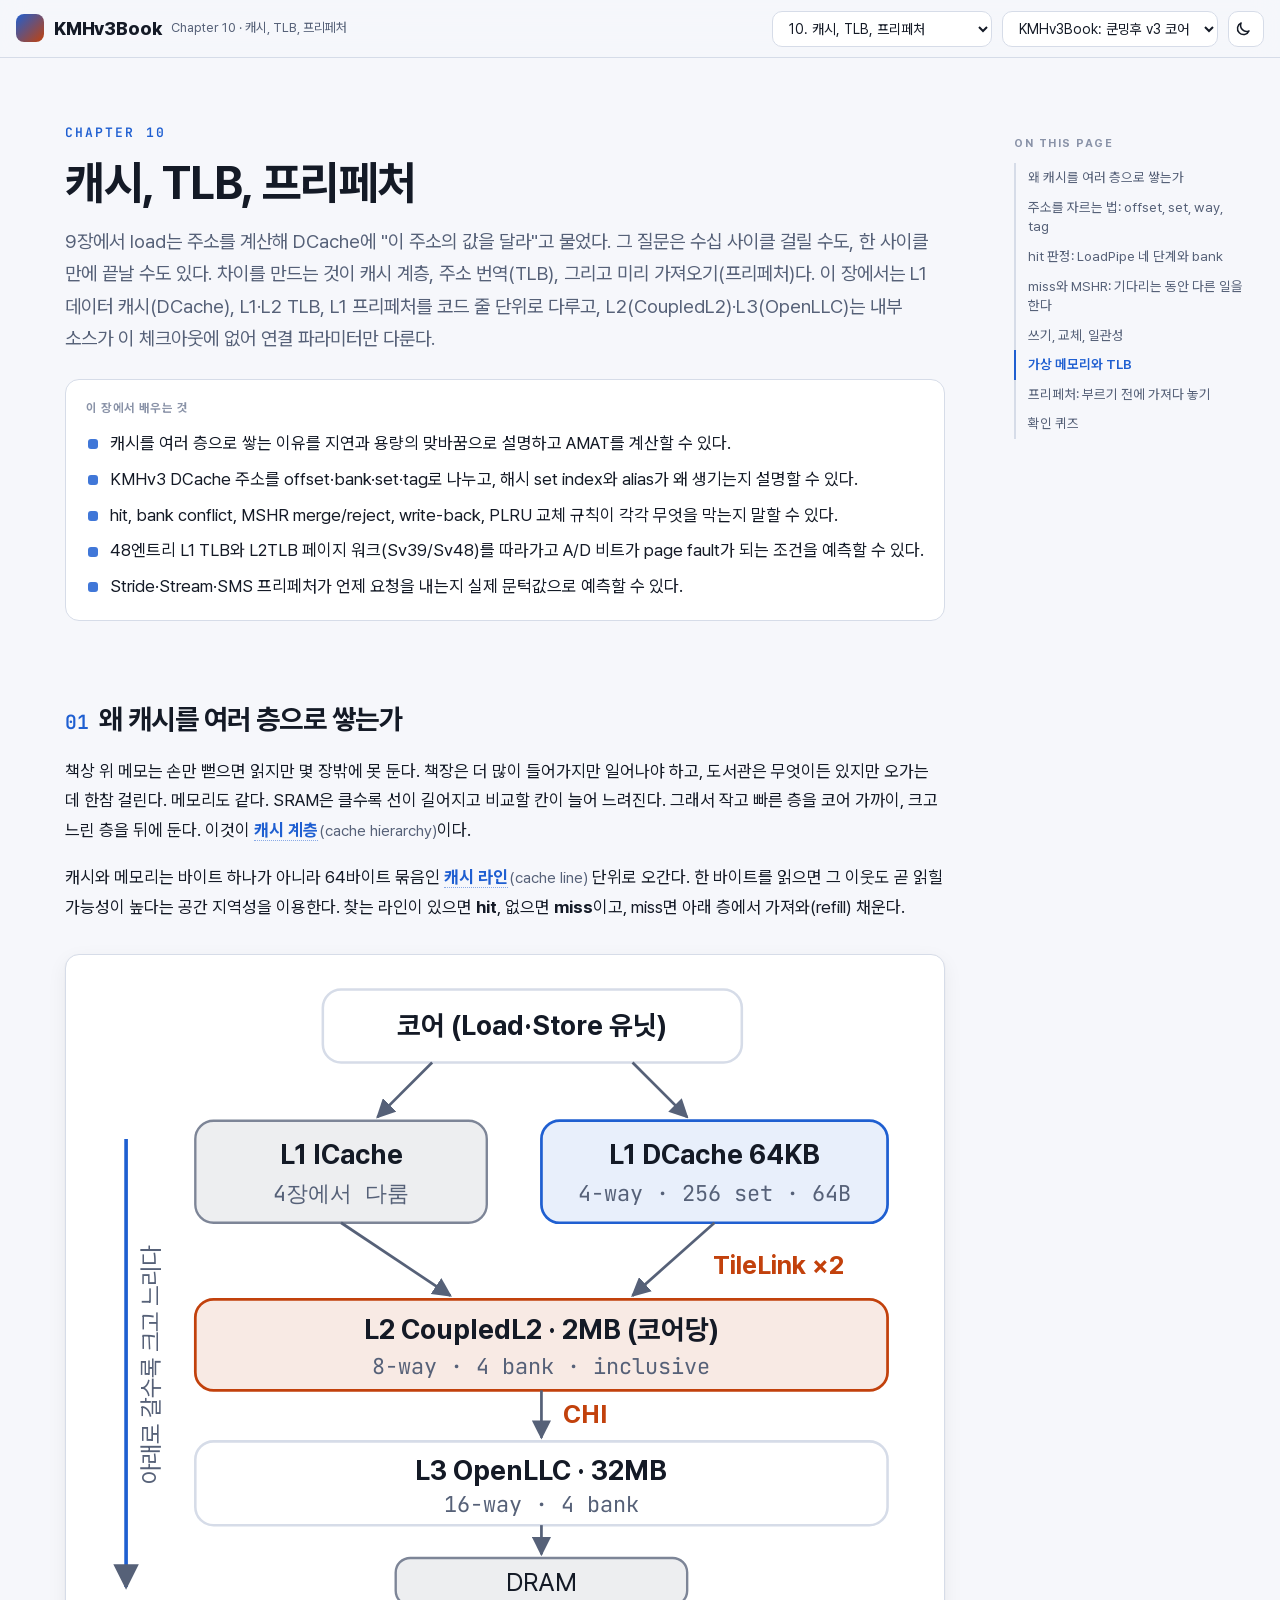
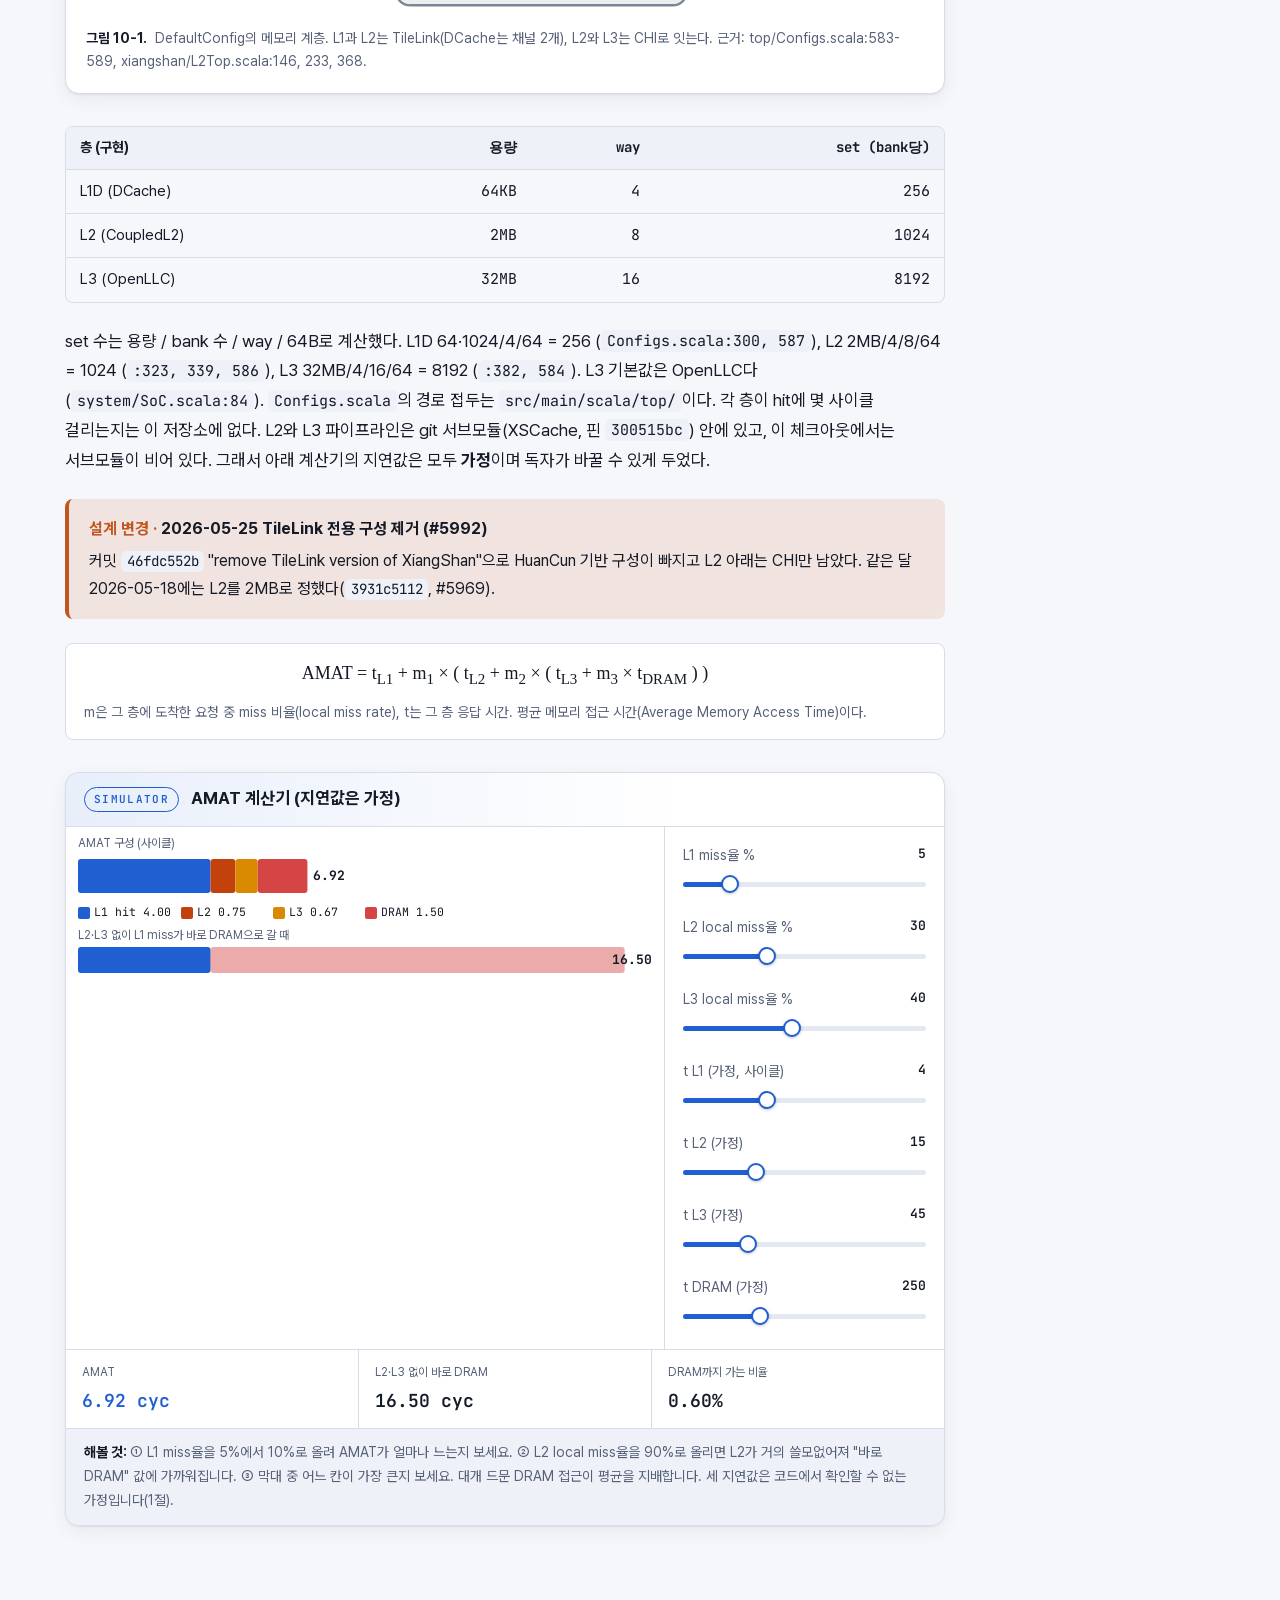
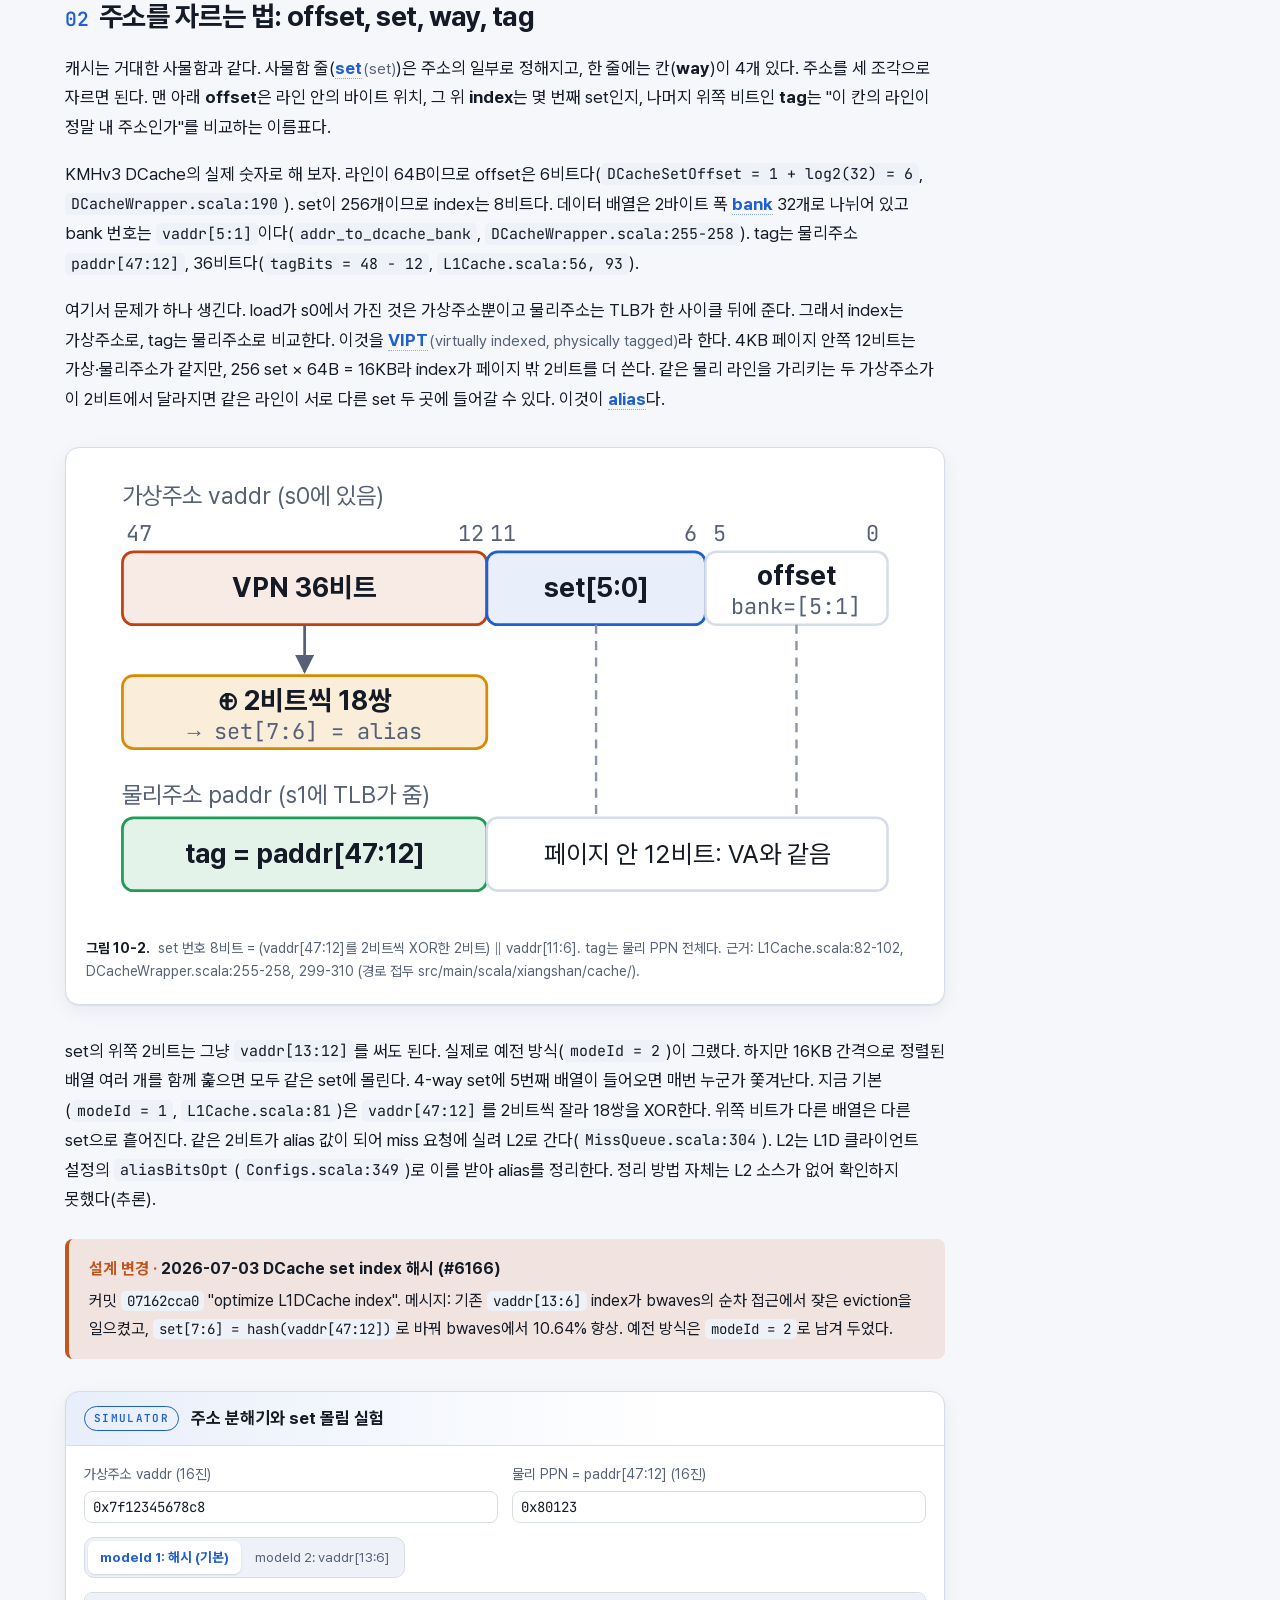
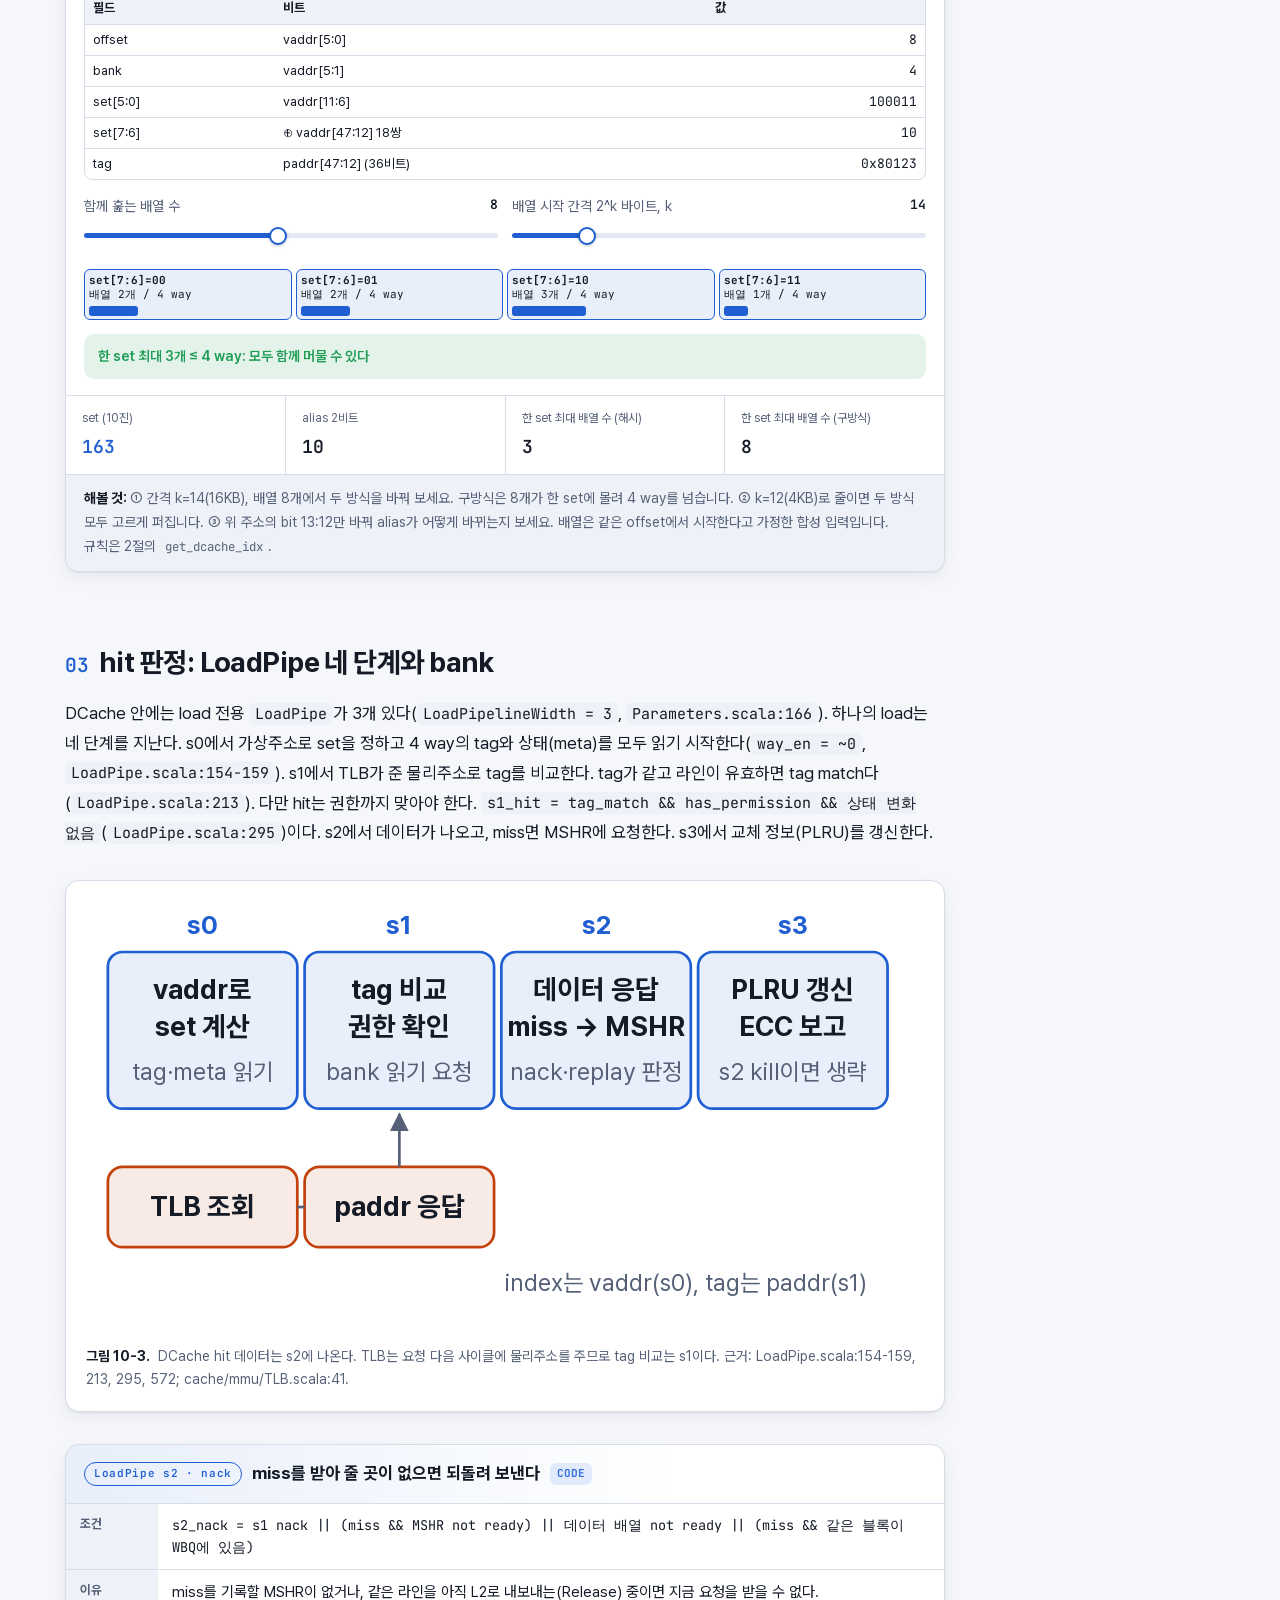
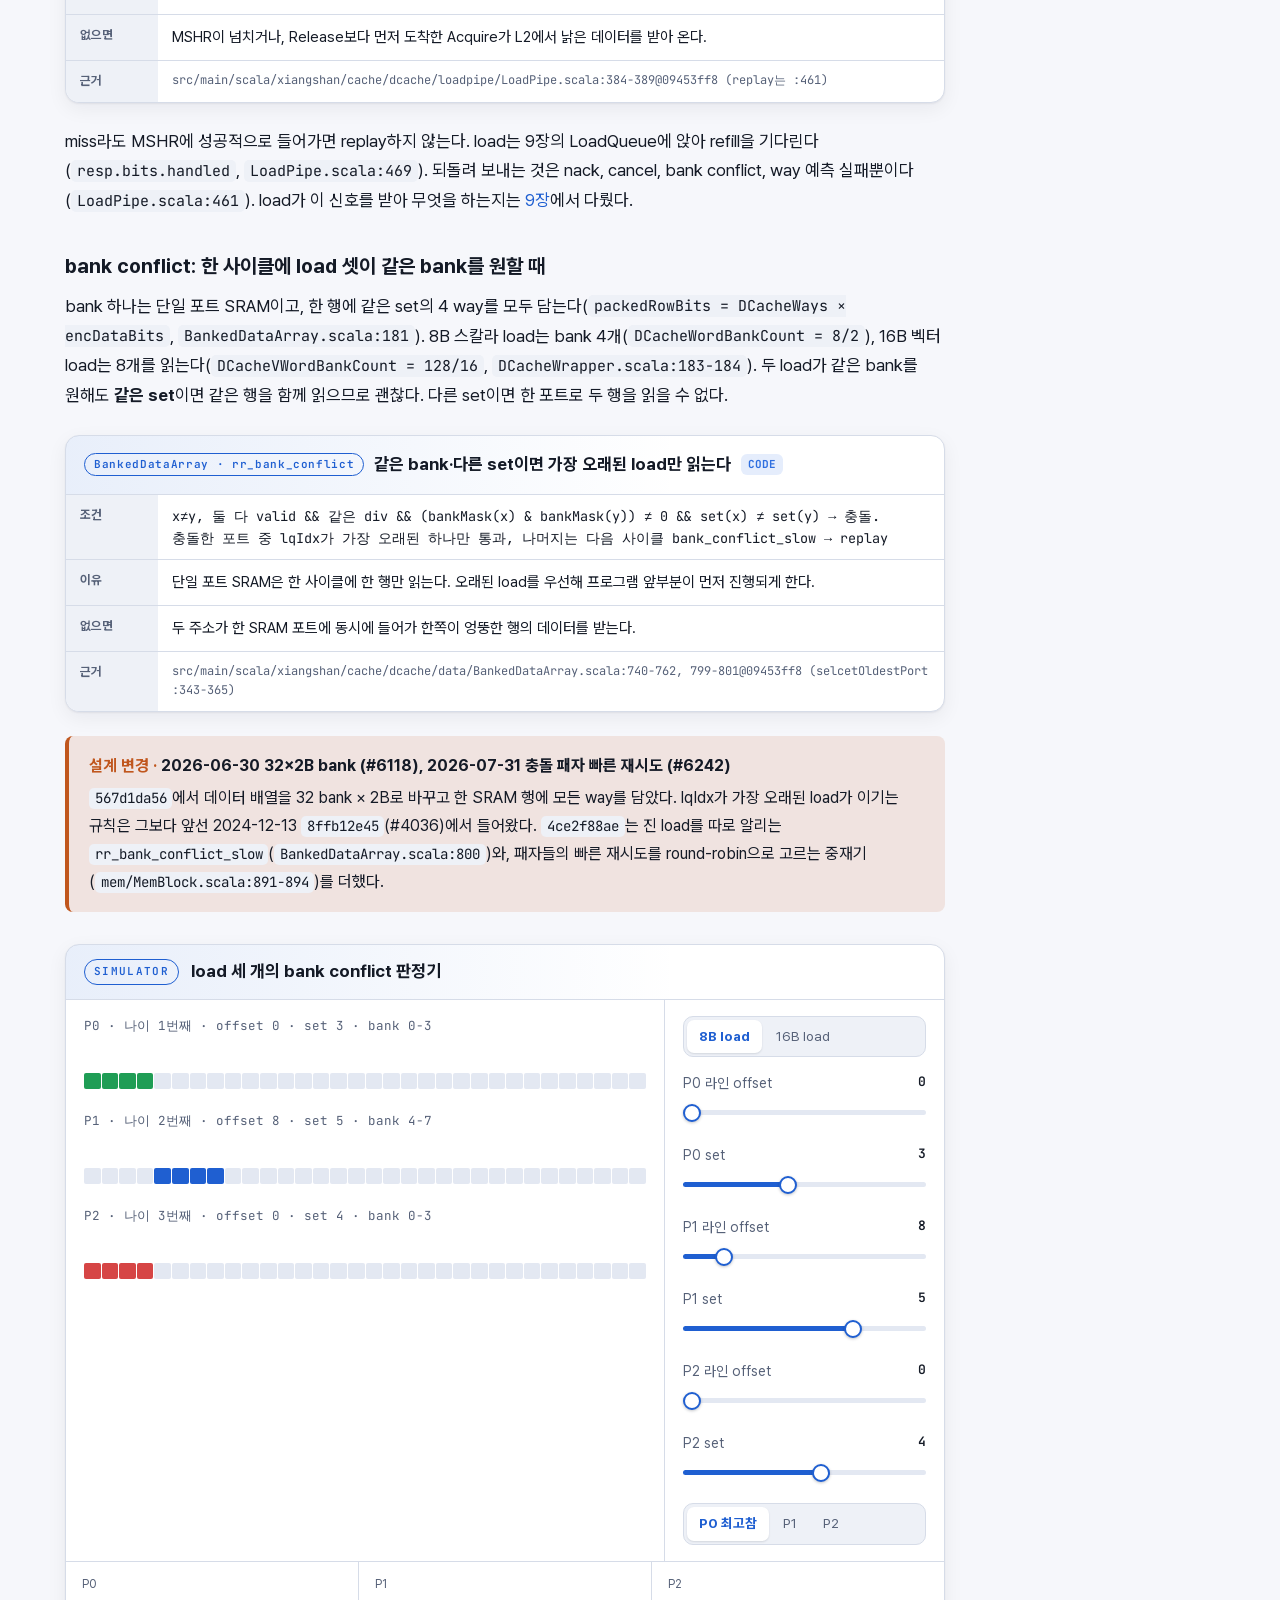
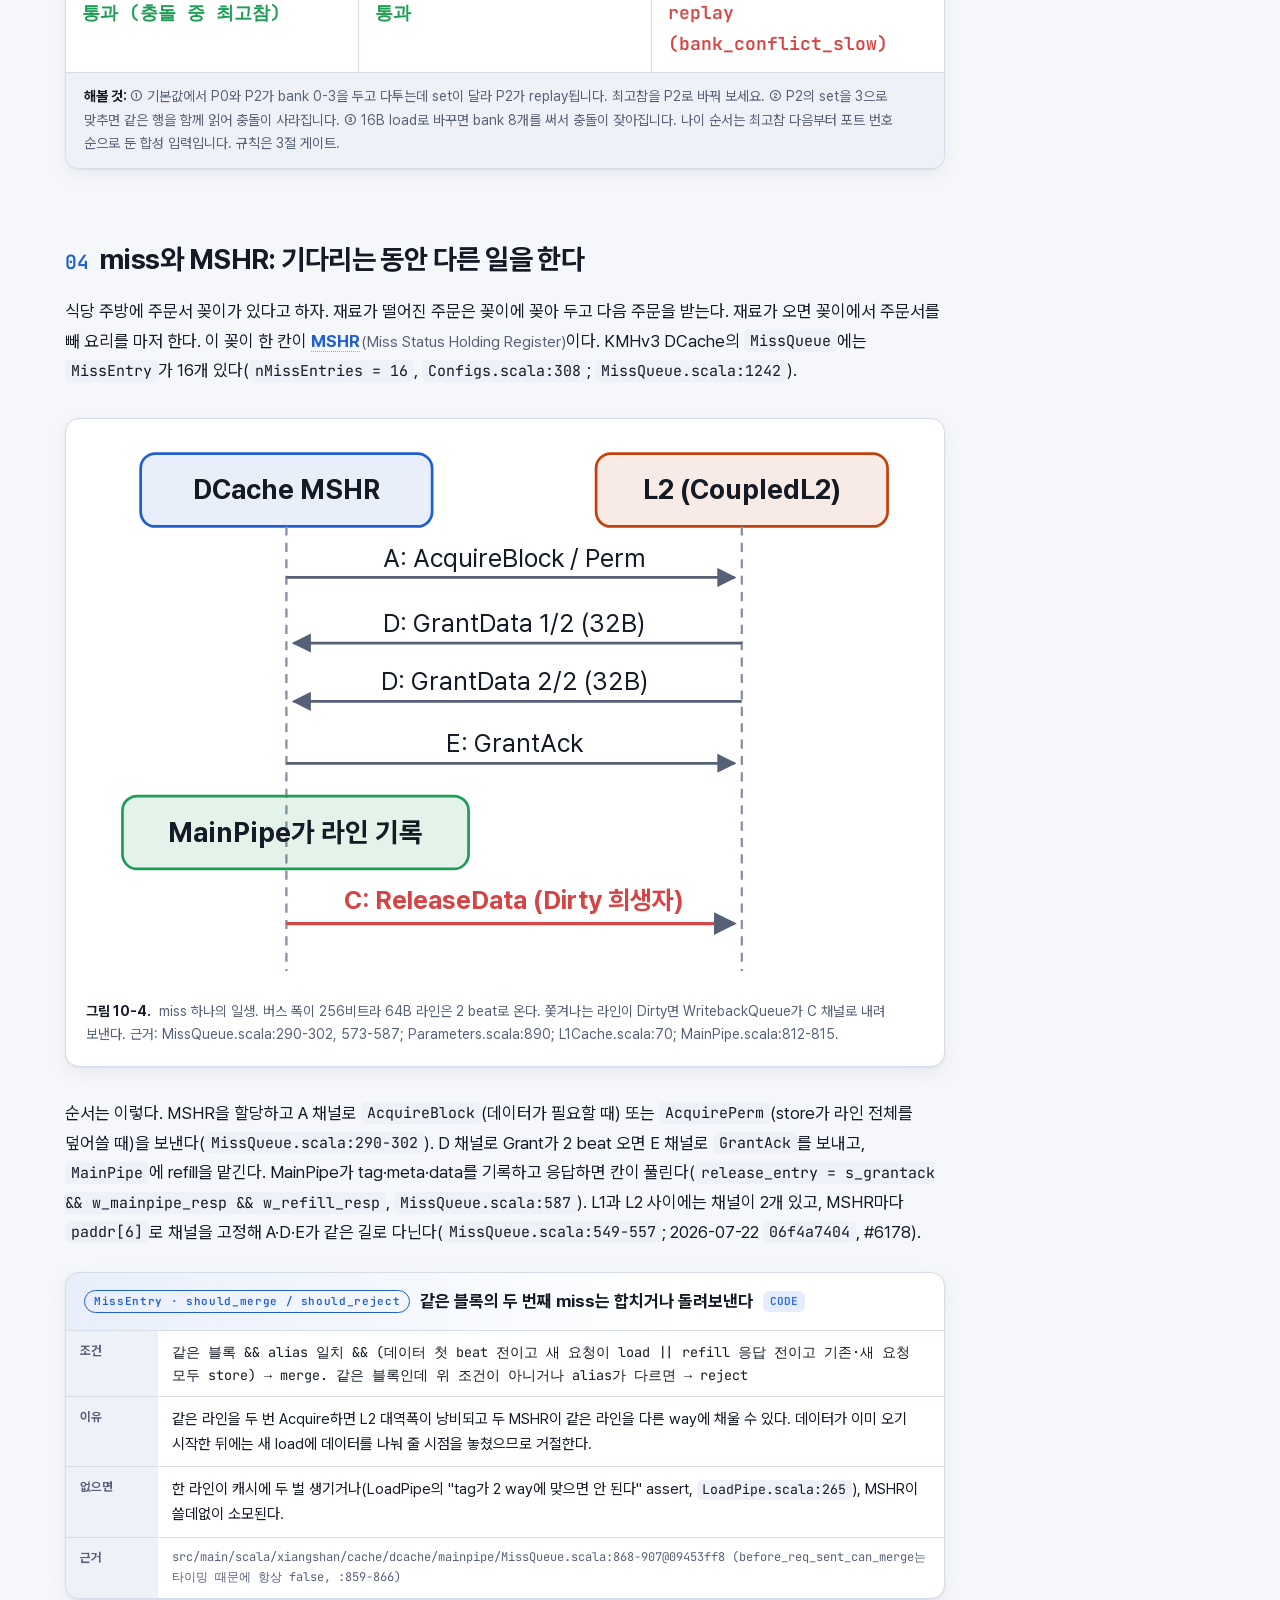
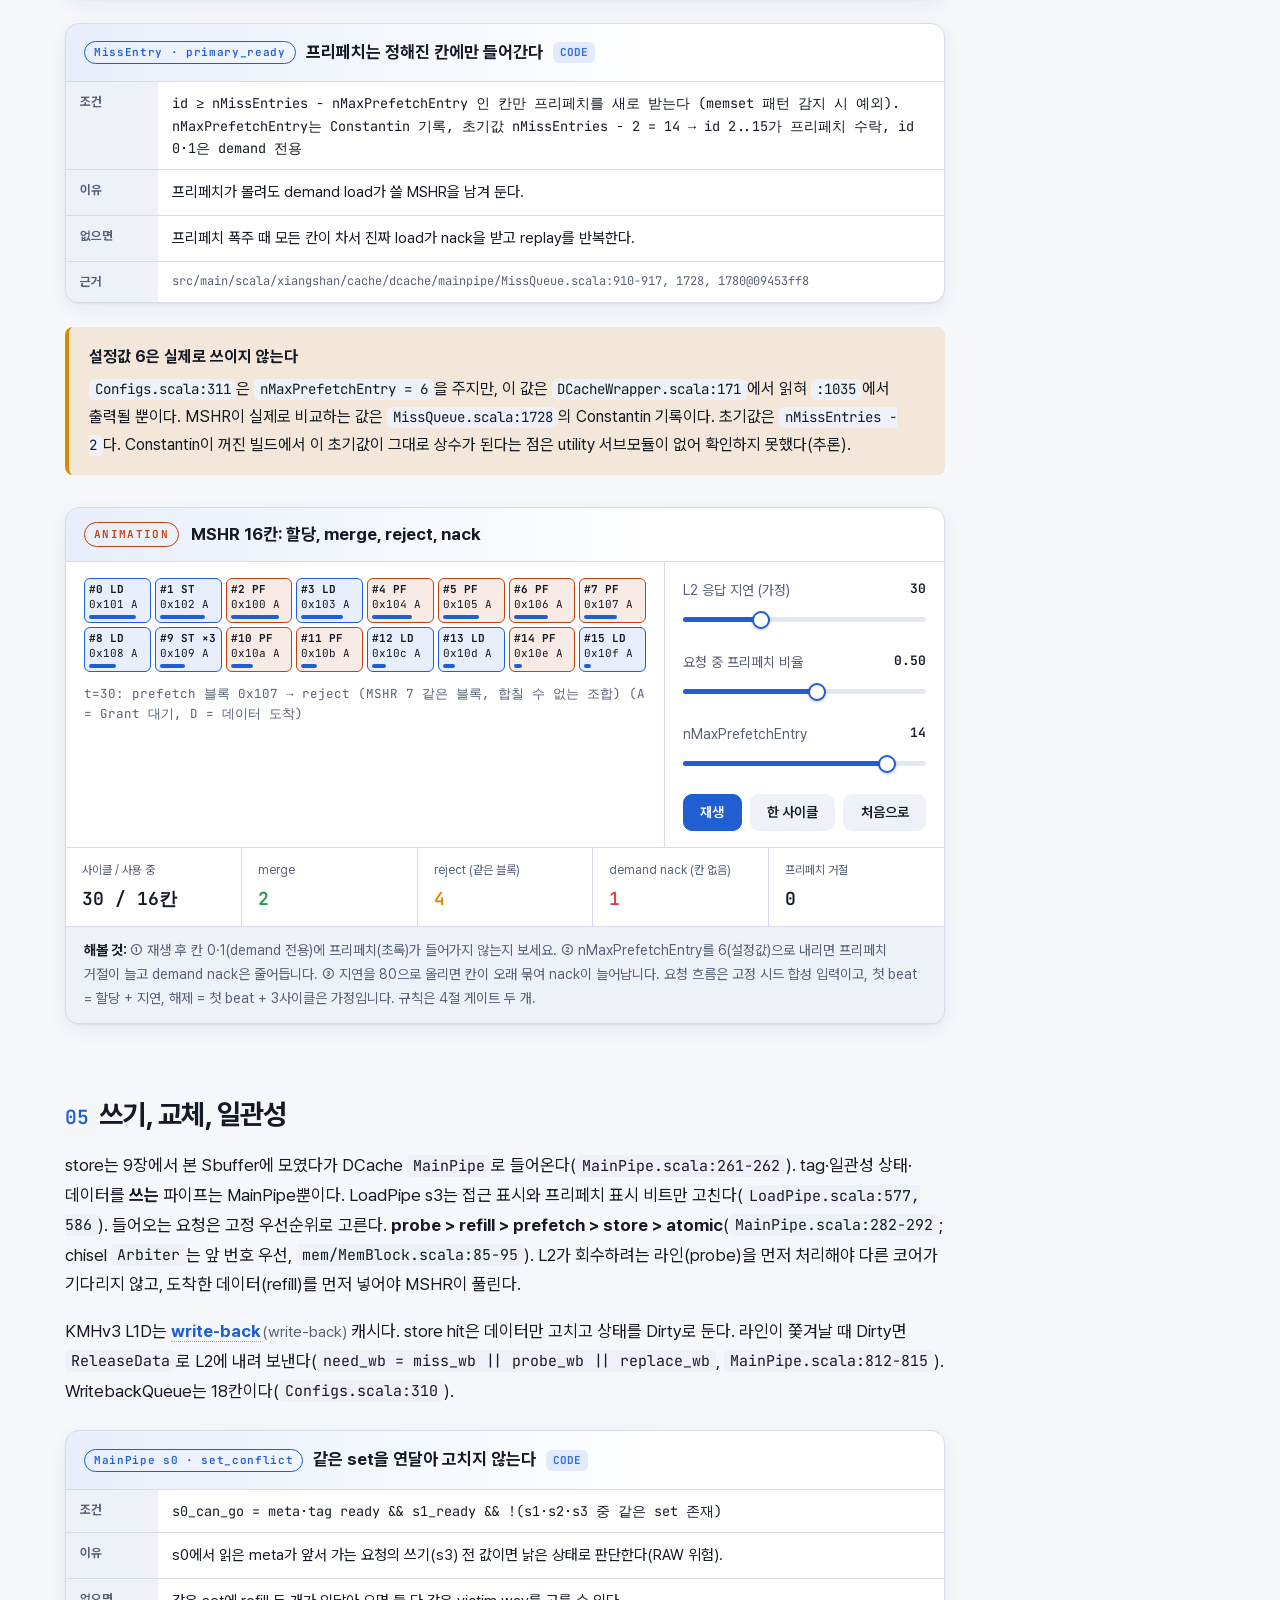
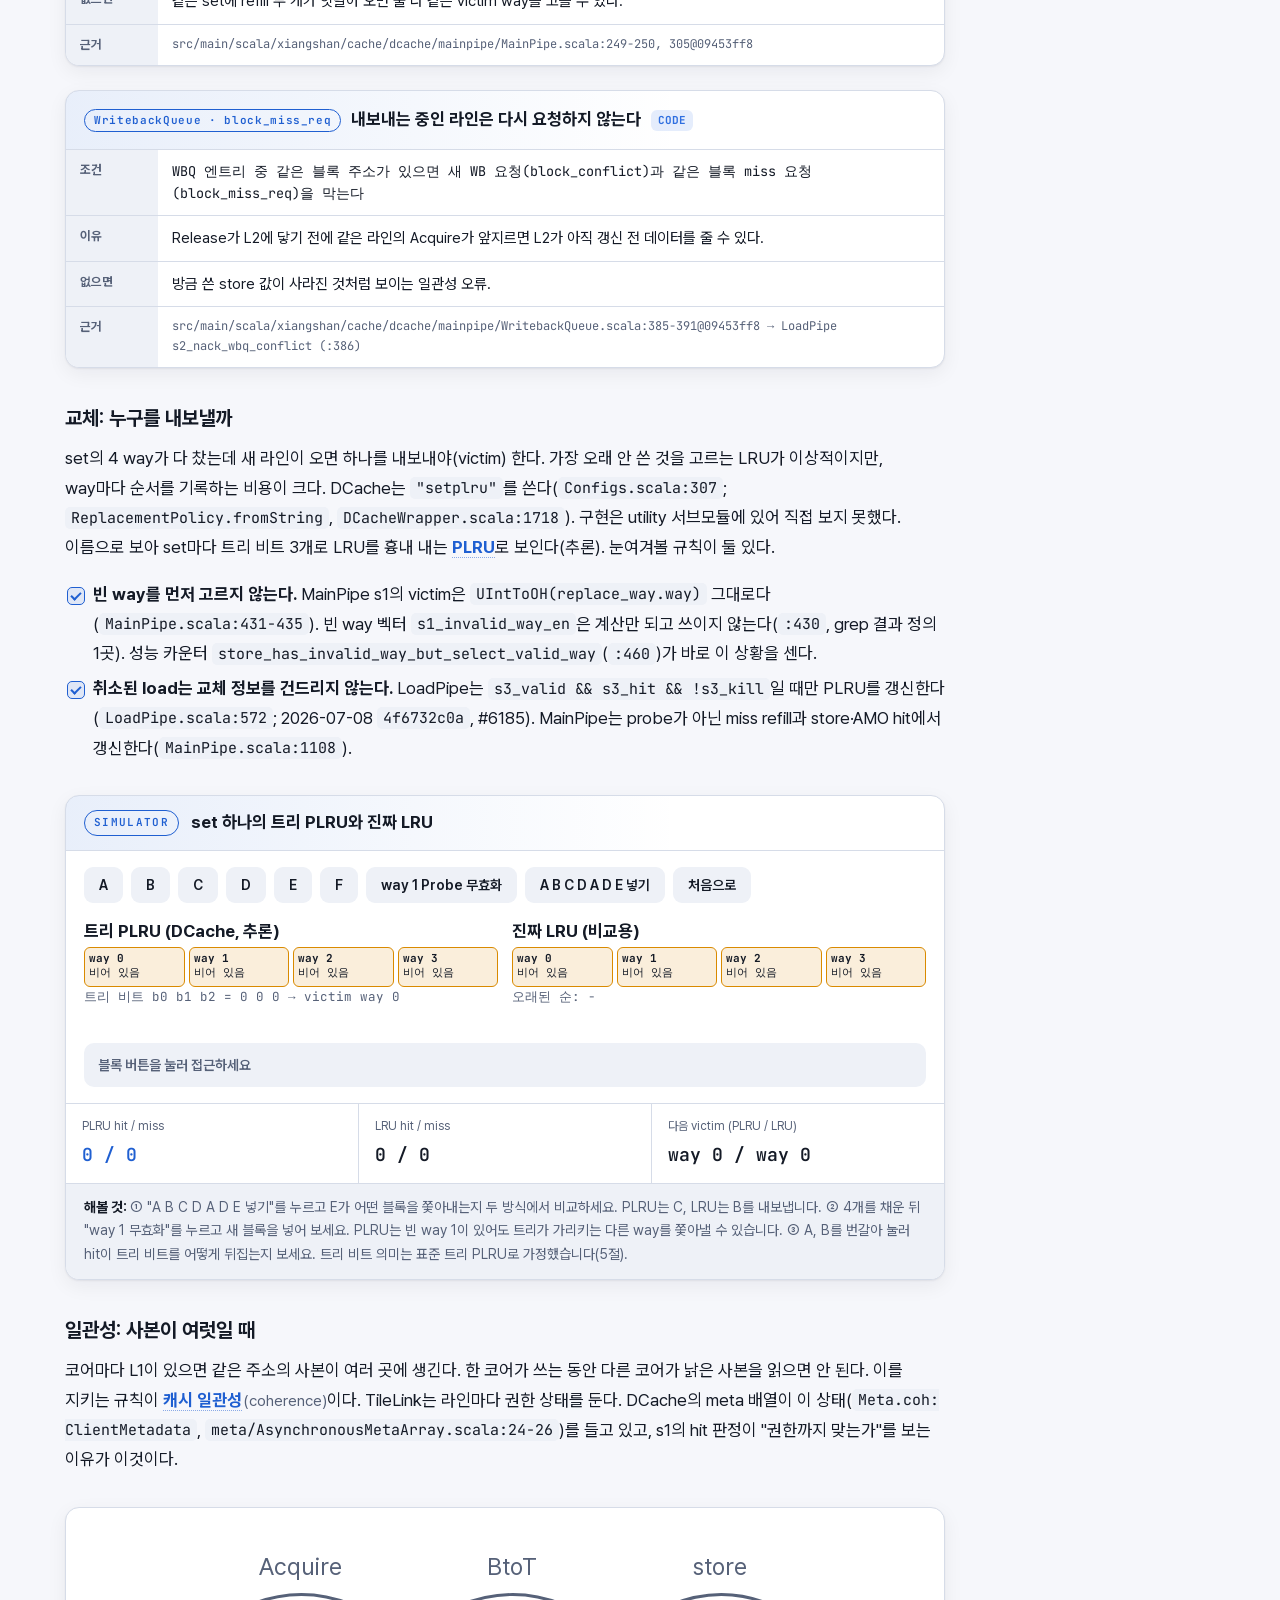
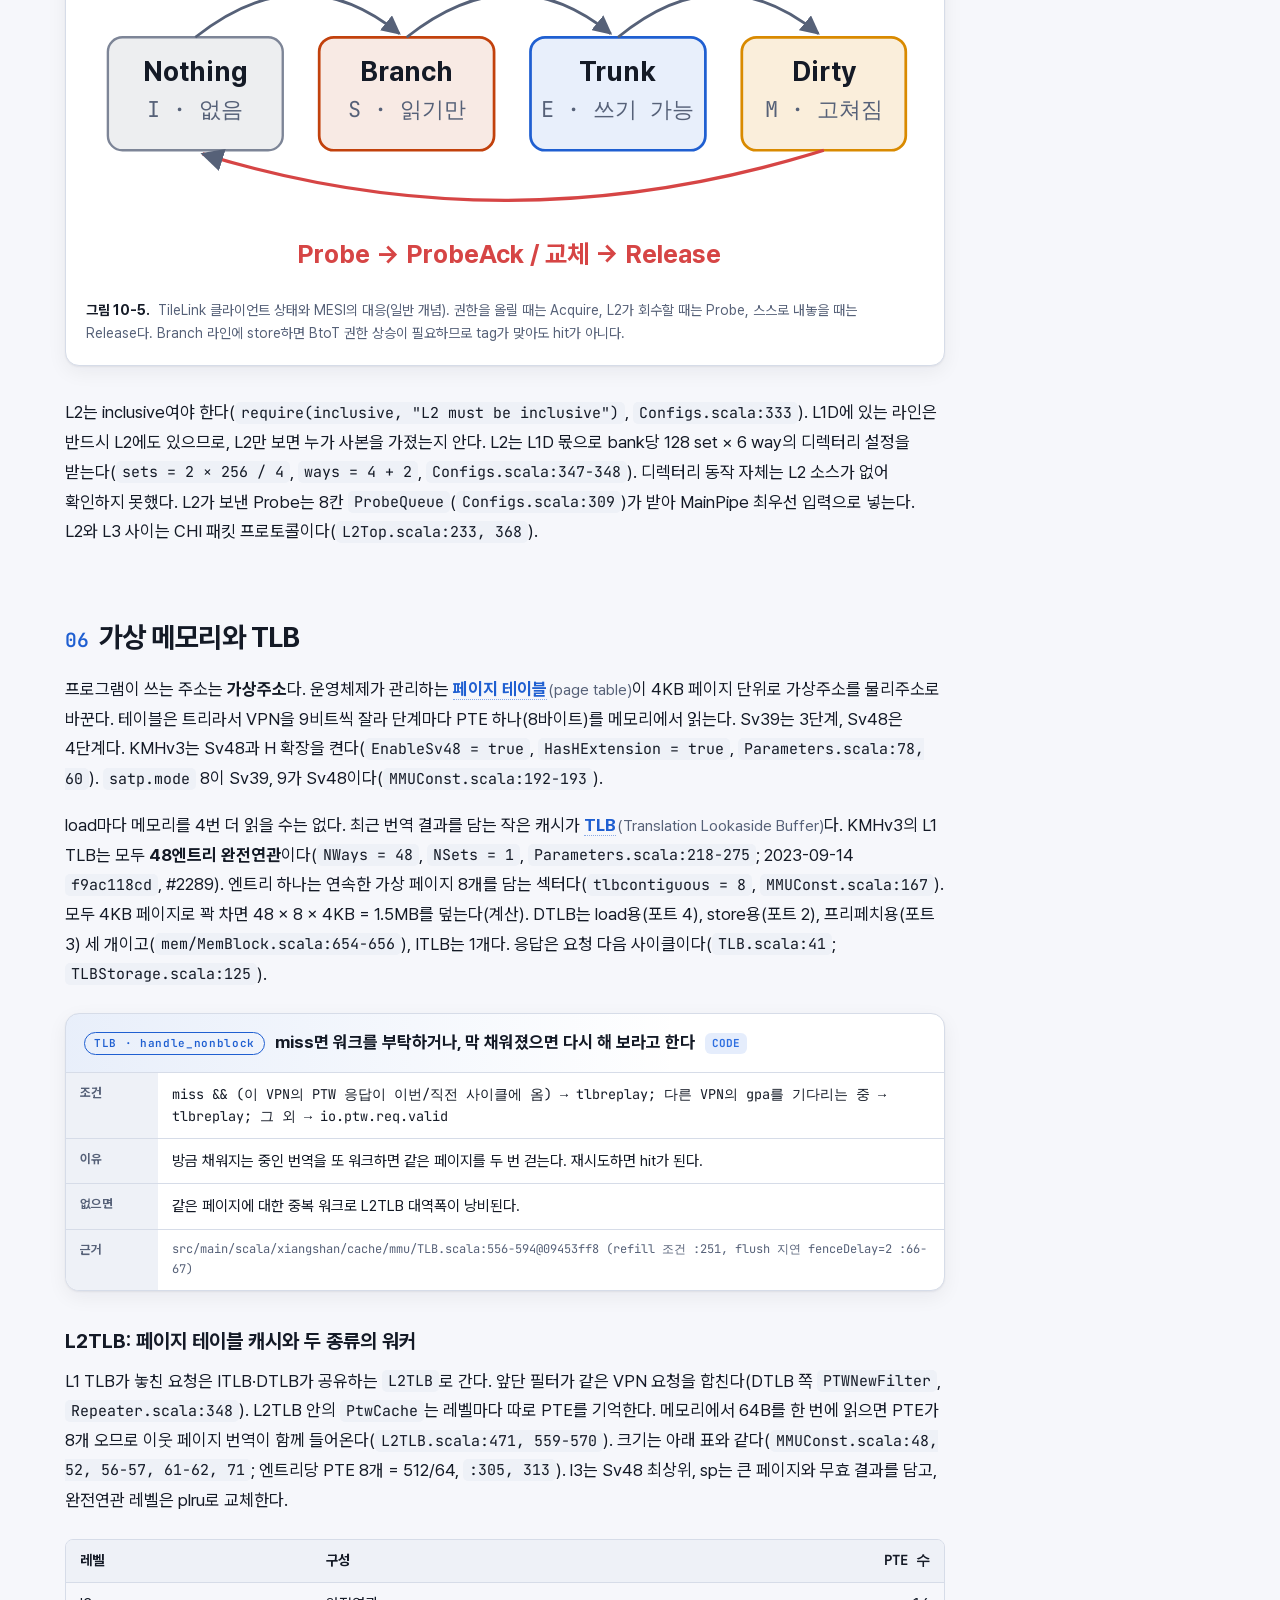
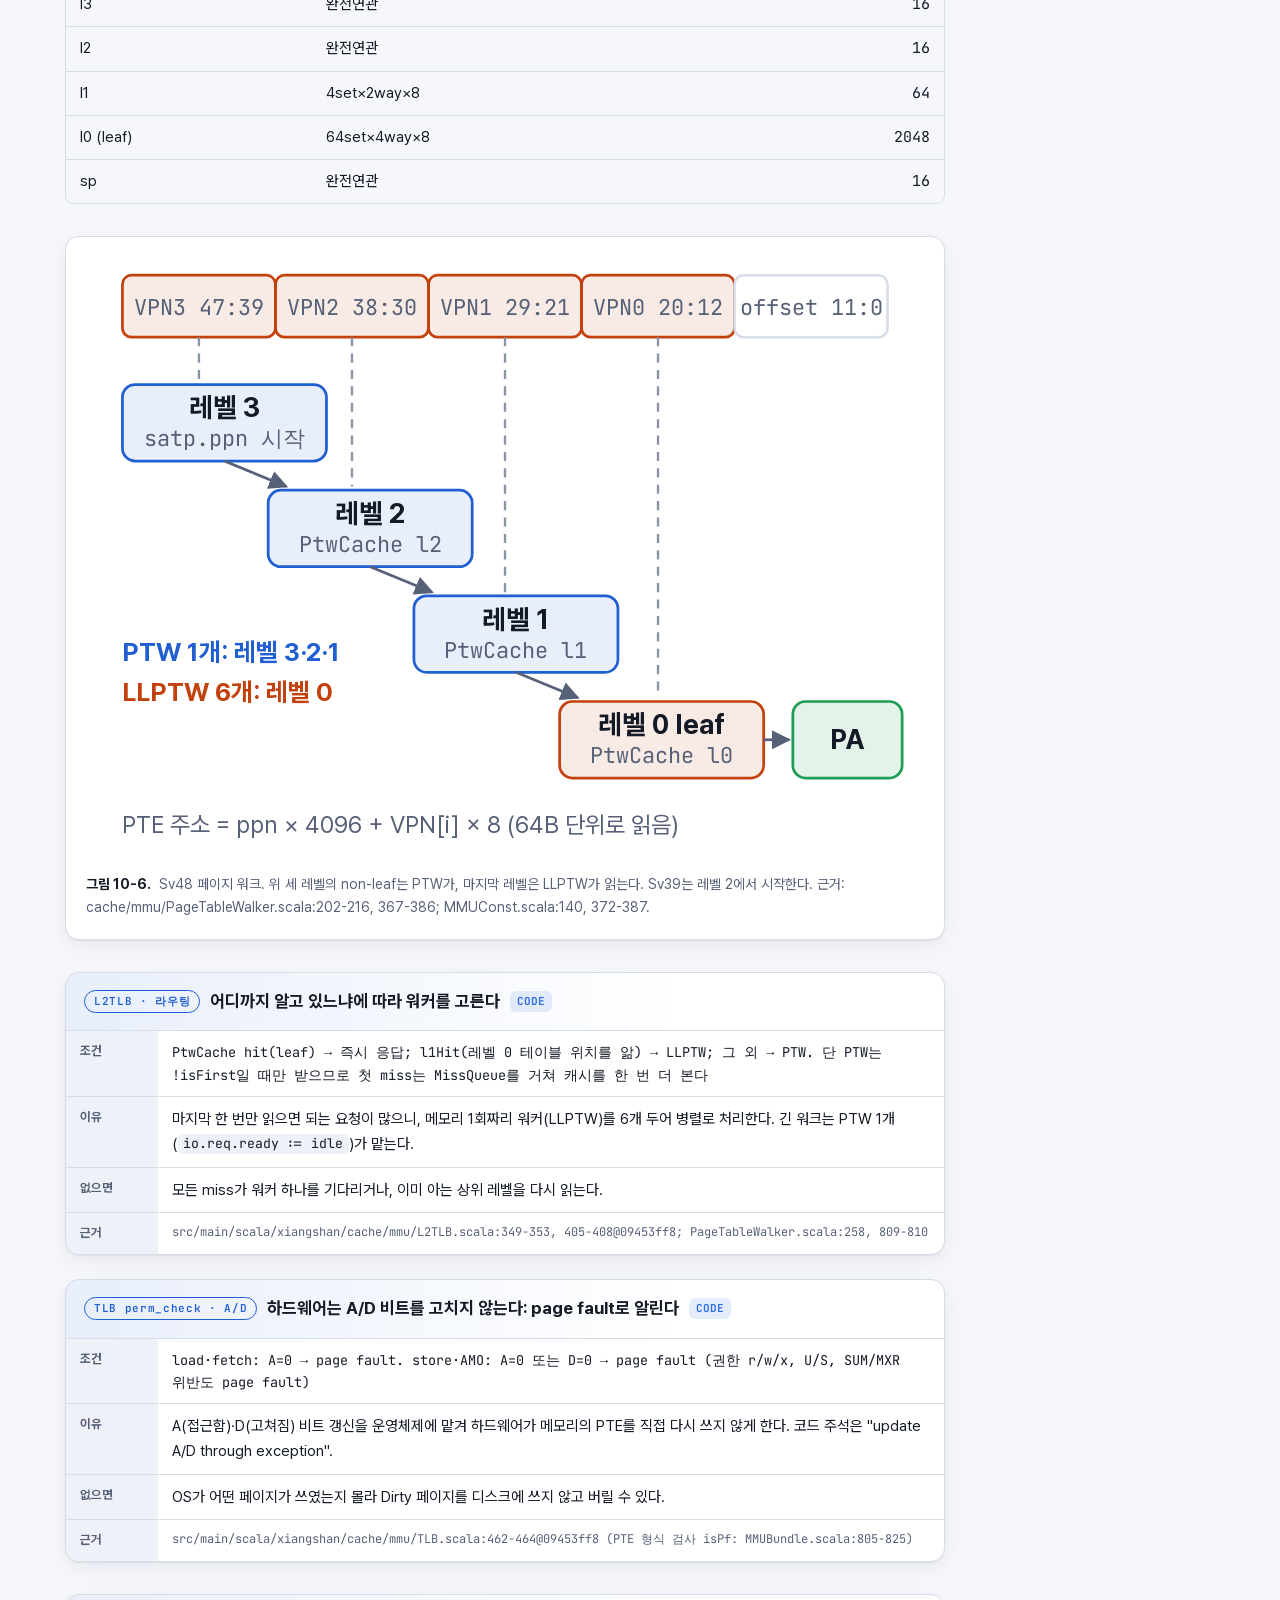
<file: ch10-cache-mmu.html>
<!doctype html>
<html lang="ko" data-book="kmhv3">
<head>
<meta charset="utf-8">
<meta name="viewport" content="width=device-width, initial-scale=1">
<title>KMHv3Book 10장: 캐시, TLB, 프리페처</title>
<link rel="stylesheet" href="assets/book.css">
<script src="assets/book.js"></script>
<style>
.c10-row{display:grid;grid-template-columns:repeat(32,minmax(0,1fr));gap:1px;margin:3px 0 10px}
.c10-row i{height:16px;background:var(--surface-2);border-radius:2px}
.c10-row i.on{background:var(--accent)} .c10-row i.x{background:var(--bad)} .c10-row i.ok{background:var(--ok)}
.c10-grid{display:grid;grid-template-columns:repeat(8,minmax(0,1fr));gap:4px}
.c10-grid.g4{grid-template-columns:repeat(4,minmax(0,1fr))} .c10-grid.g16{grid-template-columns:repeat(16,minmax(0,1fr));gap:2px}
.c10-cell{border:1px solid var(--border);border-radius:6px;padding:3px 4px;font:11px/1.35 var(--mono);min-height:40px;background:var(--bg-elev);overflow:hidden;color:var(--text-dim)}
.c10-cell.L{border-color:var(--accent);background:var(--accent-soft);color:var(--text)}
.c10-cell.P{border-color:var(--accent-2);background:var(--accent-2-soft);color:var(--text)}
.c10-cell.X{border-color:var(--bad);background:var(--bad-soft);color:var(--text)}
.c10-cell.V{border-color:var(--warn);background:var(--warn-soft);color:var(--text)}
.c10-cell b{display:block;color:var(--text)} .c10-cell .bar{height:4px;background:var(--accent);margin-top:3px;border-radius:2px}
.c10-grid.g16 .c10-cell{min-height:26px;padding:2px;text-align:center}
.c10-in{font:14px var(--mono);padding:6px 8px;border:1px solid var(--border);border-radius:8px;background:var(--bg-elev);width:100%;min-width:0}
.c10-pad{padding:16px 18px;display:grid;gap:12px;min-width:0}
.c10-two{display:grid;grid-template-columns:repeat(auto-fit,minmax(230px,1fr));gap:14px}
.c10-log{font:12.5px/1.6 var(--mono);color:var(--text-dim);min-height:42px;overflow-wrap:anywhere}
.sim .table-wrap{margin:0} .sim table.data td,.sim table.data th{font-size:13px;padding:5px 8px}
.c10-bar{height:10px;border-radius:3px;background:var(--accent);margin-top:4px}
.c10-bar.over{background:var(--bad)}
</style>
</head>
<body data-chapter="ch10">
<div class="page">
<main class="chapter">

<div class="chapter-hero">
  <div class="eyebrow">Chapter 10</div>
  <h1>캐시, TLB, 프리페처</h1>
  <p class="lead">9장에서 load는 주소를 계산해 DCache에 "이 주소의 값을 달라"고 물었다. 그 질문은 수십 사이클 걸릴 수도, 한 사이클 만에 끝날 수도 있다. 차이를 만드는 것이 캐시 계층, 주소 번역(TLB), 그리고 미리 가져오기(프리페처)다.
    이 장에서는 L1 데이터 캐시(DCache), L1·L2 TLB, L1 프리페처를 코드 줄 단위로 다루고, L2(CoupledL2)·L3(OpenLLC)는 내부 소스가 이 체크아웃에 없어 연결 파라미터만 다룬다.</p>
  <ul class="objectives">
    <li>캐시를 여러 층으로 쌓는 이유를 지연과 용량의 맞바꿈으로 설명하고 AMAT를 계산할 수 있다.</li>
    <li>KMHv3 DCache 주소를 offset·bank·set·tag로 나누고, 해시 set index와 alias가 왜 생기는지 설명할 수 있다.</li>
    <li>hit, bank conflict, MSHR merge/reject, write-back, PLRU 교체 규칙이 각각 무엇을 막는지 말할 수 있다.</li>
    <li>48엔트리 L1 TLB와 L2TLB 페이지 워크(Sv39/Sv48)를 따라가고 A/D 비트가 page fault가 되는 조건을 예측할 수 있다.</li>
    <li>Stride·Stream·SMS 프리페처가 언제 요청을 내는지 실제 문턱값으로 예측할 수 있다.</li>
  </ul>
</div>

<section>
  <h2>왜 캐시를 여러 층으로 쌓는가</h2>
  <p>책상 위 메모는 손만 뻗으면 읽지만 몇 장밖에 못 둔다. 책장은 더 많이 들어가지만 일어나야 하고, 도서관은 무엇이든 있지만 오가는 데 한참 걸린다. 메모리도 같다. SRAM은 클수록 선이 길어지고 비교할 칸이 늘어 느려진다. 그래서 작고 빠른 층을 코어 가까이, 크고 느린 층을 뒤에 둔다. 이것이 <span class="term" data-def="작고 빠른 저장소(L1)부터 크고 느린 저장소(L2, L3, DRAM) 순으로 쌓아 자주 쓰는 데이터를 가까이 두는 구조.">캐시 계층</span><span class="en">(cache hierarchy)</span>이다.</p>
  <p>캐시와 메모리는 바이트 하나가 아니라 64바이트 묶음인 <span class="term" data-def="캐시가 아래 계층과 주고받는 최소 단위. KMHv3 DCache는 blockBytes = 64 (DCacheWrapper.scala:54).">캐시 라인</span><span class="en">(cache line)</span> 단위로 오간다. 한 바이트를 읽으면 그 이웃도 곧 읽힐 가능성이 높다는 공간 지역성을 이용한다. 찾는 라인이 있으면 <b>hit</b>, 없으면 <b>miss</b>이고, miss면 아래 층에서 가져와(refill) 채운다.</p>

  <figure class="diagram">
    <svg viewBox="0 0 460 350" role="img" aria-label="KMHv3 메모리 계층: 코어, L1I와 L1D, L2, L3, DRAM">
      <defs><marker id="c10a1" viewBox="0 0 10 10" refX="9" refY="5" markerWidth="7" markerHeight="7" orient="auto"><path d="M0,0 L10,5 L0,10 z" fill="var(--text-dim)"/></marker></defs>
      <rect class="box" x="130" y="8" width="230" height="40" rx="10"/>
      <text x="245" y="33" text-anchor="middle" class="lbl-b">코어 (Load·Store 유닛)</text>
      <rect class="box-grey" x="60" y="80" width="160" height="56" rx="10"/>
      <text x="140" y="104" text-anchor="middle" class="lbl-b">L1 ICache</text>
      <text x="140" y="124" text-anchor="middle" class="lbl-mono">4장에서 다룸</text>
      <rect class="box-acc" x="250" y="80" width="190" height="56" rx="10"/>
      <text x="345" y="104" text-anchor="middle" class="lbl-b">L1 DCache 64KB</text>
      <text x="345" y="124" text-anchor="middle" class="lbl-mono">4-way · 256 set · 64B</text>
      <line class="ln" x1="190" y1="48" x2="160" y2="78" marker-end="url(#c10a1)"/>
      <line class="ln" x1="300" y1="48" x2="330" y2="78" marker-end="url(#c10a1)"/>
      <line class="ln" x1="140" y1="136" x2="200" y2="176" marker-end="url(#c10a1)"/>
      <line class="ln" x1="345" y1="136" x2="300" y2="176" marker-end="url(#c10a1)"/>
      <text x="380" y="164" text-anchor="middle" class="lbl-acc2">TileLink ×2</text>
      <rect class="box-2" x="60" y="178" width="380" height="50" rx="10"/>
      <text x="250" y="200" text-anchor="middle" class="lbl-b">L2 CoupledL2 · 2MB (코어당)</text>
      <text x="250" y="219" text-anchor="middle" class="lbl-mono">8-way · 4 bank · inclusive</text>
      <line class="ln" x1="250" y1="228" x2="250" y2="254" marker-end="url(#c10a1)"/>
      <text x="262" y="246" class="lbl-acc2">CHI</text>
      <rect class="box" x="60" y="256" width="380" height="46" rx="10"/>
      <text x="250" y="277" text-anchor="middle" class="lbl-b">L3 OpenLLC · 32MB</text>
      <text x="250" y="295" text-anchor="middle" class="lbl-mono">16-way · 4 bank</text>
      <line class="ln" x1="250" y1="302" x2="250" y2="318" marker-end="url(#c10a1)"/>
      <rect class="box-grey" x="170" y="320" width="160" height="26" rx="8"/>
      <text x="250" y="338" text-anchor="middle" class="lbl">DRAM</text>
      <line class="ln-acc" x1="22" y1="90" x2="22" y2="336" marker-end="url(#c10a1)"/>
      <text x="40" y="214" class="lbl-dim" transform="rotate(-90 40 214)" text-anchor="middle">아래로 갈수록 크고 느리다</text>
    </svg>
    <figcaption>DefaultConfig의 메모리 계층. L1과 L2는 TileLink(DCache는 채널 2개), L2와 L3는 CHI로 잇는다. 근거: top/Configs.scala:583-589, xiangshan/L2Top.scala:146, 233, 368.</figcaption>
  </figure>

  <div class="table-wrap"><table class="data">
    <tr><th>층 (구현)</th><th class="num">용량</th><th class="num">way</th><th class="num">set (bank당)</th></tr>
    <tr><td>L1D (DCache)</td><td class="num">64KB</td><td class="num">4</td><td class="num">256</td></tr>
    <tr><td>L2 (CoupledL2)</td><td class="num">2MB</td><td class="num">8</td><td class="num">1024</td></tr>
    <tr><td>L3 (OpenLLC)</td><td class="num">32MB</td><td class="num">16</td><td class="num">8192</td></tr>
  </table></div>
  <p>set 수는 용량 / bank 수 / way / 64B로 계산했다. L1D 64·1024/4/64 = 256 (<code>Configs.scala:300, 587</code>), L2 2MB/4/8/64 = 1024 (<code>:323, 339, 586</code>), L3 32MB/4/16/64 = 8192 (<code>:382, 584</code>). L3 기본값은 OpenLLC다(<code>system/SoC.scala:84</code>). <code>Configs.scala</code>의 경로 접두는 <code>src/main/scala/top/</code>이다. 각 층이 hit에 몇 사이클 걸리는지는 이 저장소에 없다. L2와 L3 파이프라인은 git 서브모듈(XSCache, 핀 <code>300515bc</code>) 안에 있고, 이 체크아웃에서는 서브모듈이 비어 있다. 그래서 아래 계산기의 지연값은 모두 <b>가정</b>이며 독자가 바꿀 수 있게 두었다.</p>

  <div class="callout decision"><strong>2026-05-25 TileLink 전용 구성 제거 (#5992)</strong><p>커밋 <code>46fdc552b</code> "remove TileLink version of XiangShan"으로 HuanCun 기반 구성이 빠지고 L2 아래는 CHI만 남았다. 같은 달 2026-05-18에는 L2를 2MB로 정했다(<code>3931c5112</code>, #5969).</p></div>

  <div class="formula">AMAT = t<sub>L1</sub> + m<sub>1</sub> × ( t<sub>L2</sub> + m<sub>2</sub> × ( t<sub>L3</sub> + m<sub>3</sub> × t<sub>DRAM</sub> ) )
    <span class="where">m은 그 층에 도착한 요청 중 miss 비율(local miss rate), t는 그 층 응답 시간. 평균 메모리 접근 시간(Average Memory Access Time)이다.</span></div>

  <div class="sim" id="sim-amat">
    <div class="sim-head"><span class="sim-tag">Simulator</span><h3>AMAT 계산기 (지연값은 가정)</h3></div>
    <div class="sim-body side">
      <div class="sim-view"><canvas id="amat-cv" class="short"></canvas></div>
      <div class="sim-controls">
        <div class="ctl"><label>L1 miss율 % <output data-for="m1" data-fmt="int"></output></label><input type="range" data-k="m1" min="0" max="30" step="1" value="5"></div>
        <div class="ctl"><label>L2 local miss율 % <output data-for="m2" data-fmt="int"></output></label><input type="range" data-k="m2" min="0" max="90" step="5" value="30"></div>
        <div class="ctl"><label>L3 local miss율 % <output data-for="m3" data-fmt="int"></output></label><input type="range" data-k="m3" min="0" max="90" step="5" value="40"></div>
        <div class="ctl"><label>t L1 (가정, 사이클) <output data-for="t1" data-fmt="int"></output></label><input type="range" data-k="t1" min="1" max="10" step="1" value="4"></div>
        <div class="ctl"><label>t L2 (가정) <output data-for="t2" data-fmt="int"></output></label><input type="range" data-k="t2" min="5" max="40" step="1" value="15"></div>
        <div class="ctl"><label>t L3 (가정) <output data-for="t3" data-fmt="int"></output></label><input type="range" data-k="t3" min="20" max="120" step="5" value="45"></div>
        <div class="ctl"><label>t DRAM (가정) <output data-for="tm" data-fmt="int"></output></label><input type="range" data-k="tm" min="100" max="600" step="10" value="250"></div>
      </div>
    </div>
    <div class="sim-readout">
      <div class="stat"><span class="k">AMAT</span><span class="v acc" id="amat-v">0</span></div>
      <div class="stat"><span class="k">L2·L3 없이 바로 DRAM</span><span class="v" id="amat-flat">0</span></div>
      <div class="stat"><span class="k">DRAM까지 가는 비율</span><span class="v" id="amat-dram">0</span></div>
    </div>
    <div class="sim-note">① L1 miss율을 5%에서 10%로 올려 AMAT가 얼마나 느는지 보세요. ② L2 local miss율을 90%로 올리면 L2가 거의 쓸모없어져 "바로 DRAM" 값에 가까워집니다. ③ 막대 중 어느 칸이 가장 큰지 보세요. 대개 드문 DRAM 접근이 평균을 지배합니다. 세 지연값은 코드에서 확인할 수 없는 가정입니다(1절).</div>
  </div>
</section>

<section>
  <h2>주소를 자르는 법: offset, set, way, tag</h2>
  <p>캐시는 거대한 사물함과 같다. 사물함 줄(<span class="term" data-def="같은 index를 가진 라인들이 들어갈 수 있는 한 묶음. N-way면 set 하나에 라인 N개가 들어간다.">set</span><span class="en">(set)</span>)은 주소의 일부로 정해지고, 한 줄에는 칸(<b>way</b>)이 4개 있다. 주소를 세 조각으로 자르면 된다. 맨 아래 <b>offset</b>은 라인 안의 바이트 위치, 그 위 <b>index</b>는 몇 번째 set인지, 나머지 위쪽 비트인 <b>tag</b>는 "이 칸의 라인이 정말 내 주소인가"를 비교하는 이름표다.</p>
  <p>KMHv3 DCache의 실제 숫자로 해 보자. 라인이 64B이므로 offset은 6비트다(<code>DCacheSetOffset = 1 + log2(32) = 6</code>, <code>DCacheWrapper.scala:190</code>). set이 256개이므로 index는 8비트다. 데이터 배열은 2바이트 폭 <span class="term" data-def="데이터 SRAM을 여러 조각으로 나눠 같은 사이클에 여러 load가 서로 다른 조각을 읽게 하는 구조. KMHv3 DCache는 32 bank × 2B (DCacheWrapper.scala:165, 168).">bank</span> 32개로 나뉘어 있고 bank 번호는 <code>vaddr[5:1]</code>이다(<code>addr_to_dcache_bank</code>, <code>DCacheWrapper.scala:255-258</code>). tag는 물리주소 <code>paddr[47:12]</code>, 36비트다(<code>tagBits = 48 − 12</code>, <code>L1Cache.scala:56, 93</code>).</p>
  <p>여기서 문제가 하나 생긴다. load가 s0에서 가진 것은 가상주소뿐이고 물리주소는 TLB가 한 사이클 뒤에 준다. 그래서 index는 가상주소로, tag는 물리주소로 비교한다. 이것을 <span class="term" data-def="Virtually Indexed, Physically Tagged. 번역 전에 SRAM 읽기를 시작하고, 번역 결과로 tag를 비교한다.">VIPT</span><span class="en">(virtually indexed, physically tagged)</span>라 한다. 4KB 페이지 안쪽 12비트는 가상·물리주소가 같지만, 256 set × 64B = 16KB라 index가 페이지 밖 2비트를 더 쓴다. 같은 물리 라인을 가리키는 두 가상주소가 이 2비트에서 달라지면 같은 라인이 서로 다른 set 두 곳에 들어갈 수 있다. 이것이 <span class="term" data-def="같은 물리 라인이 가상주소 차이 때문에 캐시의 두 위치에 동시에 들어가는 문제. KMHv3는 aliasBits = log2(16KB/4KB) = 2 (DCacheWrapper.scala:76-77).">alias</span>다.</p>

  <figure class="diagram">
    <svg viewBox="0 0 460 250" role="img" aria-label="DCache 주소 분해: 가상주소의 해시, set, offset과 물리주소의 tag">
      <defs><marker id="c10a2" viewBox="0 0 10 10" refX="9" refY="5" markerWidth="7" markerHeight="7" orient="auto"><path d="M0,0 L10,5 L0,10 z" fill="var(--text-dim)"/></marker></defs>
      <text x="20" y="20" class="lbl-dim">가상주소 vaddr (s0에 있음)</text>
      <text x="22" y="40" class="lbl-mono">47</text><text x="204" y="40" class="lbl-mono">12</text><text x="222" y="40" class="lbl-mono">11</text><text x="328" y="40" class="lbl-mono">6</text><text x="344" y="40" class="lbl-mono">5</text><text x="428" y="40" class="lbl-mono">0</text>
      <rect class="box-2" x="20" y="46" width="200" height="40" rx="6"/><text x="120" y="71" text-anchor="middle" class="lbl-b">VPN 36비트</text>
      <rect class="box-acc" x="220" y="46" width="120" height="40" rx="6"/><text x="280" y="71" text-anchor="middle" class="lbl-b">set[5:0]</text>
      <rect class="box" x="340" y="46" width="100" height="40" rx="6"/><text x="390" y="64" text-anchor="middle" class="lbl-b">offset</text><text x="390" y="80" text-anchor="middle" class="lbl-mono">bank=[5:1]</text>
      <line class="ln" x1="120" y1="86" x2="120" y2="112" marker-end="url(#c10a2)"/>
      <rect class="box-warn" x="20" y="114" width="200" height="40" rx="6"/><text x="120" y="133" text-anchor="middle" class="lbl-b">⊕ 2비트씩 18쌍</text><text x="120" y="149" text-anchor="middle" class="lbl-mono">→ set[7:6] = alias</text>
      <line class="ln-dash" x1="280" y1="86" x2="280" y2="190"/><line class="ln-dash" x1="390" y1="86" x2="390" y2="190"/>
      <text x="20" y="184" class="lbl-dim">물리주소 paddr (s1에 TLB가 줌)</text>
      <rect class="box-ok" x="20" y="192" width="200" height="40" rx="6"/><text x="120" y="217" text-anchor="middle" class="lbl-b">tag = paddr[47:12]</text>
      <rect class="box" x="220" y="192" width="220" height="40" rx="6"/><text x="330" y="217" text-anchor="middle" class="lbl">페이지 안 12비트: VA와 같음</text>
    </svg>
    <figcaption>set 번호 8비트 = (vaddr[47:12]를 2비트씩 XOR한 2비트) ∥ vaddr[11:6]. tag는 물리 PPN 전체다. 근거: L1Cache.scala:82-102, DCacheWrapper.scala:255-258, 299-310 (경로 접두 src/main/scala/xiangshan/cache/).</figcaption>
  </figure>

  <p>set의 위쪽 2비트는 그냥 <code>vaddr[13:12]</code>를 써도 된다. 실제로 예전 방식(<code>modeId = 2</code>)이 그랬다. 하지만 16KB 간격으로 정렬된 배열 여러 개를 함께 훑으면 모두 같은 set에 몰린다. 4-way set에 5번째 배열이 들어오면 매번 누군가 쫓겨난다. 지금 기본(<code>modeId = 1</code>, <code>L1Cache.scala:81</code>)은 <code>vaddr[47:12]</code>를 2비트씩 잘라 18쌍을 XOR한다. 위쪽 비트가 다른 배열은 다른 set으로 흩어진다. 같은 2비트가 alias 값이 되어 miss 요청에 실려 L2로 간다(<code>MissQueue.scala:304</code>). L2는 L1D 클라이언트 설정의 <code>aliasBitsOpt</code>(<code>Configs.scala:349</code>)로 이를 받아 alias를 정리한다. 정리 방법 자체는 L2 소스가 없어 확인하지 못했다(추론).</p>
  <div class="callout decision"><strong>2026-07-03 DCache set index 해시 (#6166)</strong><p>커밋 <code>07162cca0</code> "optimize L1DCache index". 메시지: 기존 <code>vaddr[13:6]</code> index가 bwaves의 순차 접근에서 잦은 eviction을 일으켰고, <code>set[7:6] = hash(vaddr[47:12])</code>로 바꿔 bwaves에서 10.64% 향상. 예전 방식은 <code>modeId = 2</code>로 남겨 두었다.</p></div>

  <div class="sim" id="sim-addr">
    <div class="sim-head"><span class="sim-tag">Simulator</span><h3>주소 분해기와 set 몰림 실험</h3></div>
    <div class="sim-body">
      <div class="c10-two">
        <div class="ctl"><label>가상주소 vaddr (16진)</label><input class="c10-in" type="text" data-k="va" value="0x7f12345678c8" spellcheck="false"></div>
        <div class="ctl"><label>물리 PPN = paddr[47:12] (16진)</label><input class="c10-in" type="text" data-k="ppn" value="0x80123" spellcheck="false"></div>
      </div>
      <div class="seg" id="addr-mode"><button class="on">modeId 1: 해시 (기본)</button><button>modeId 2: vaddr[13:6]</button></div>
      <div class="table-wrap"><table class="data" id="addr-tbl"></table></div>
      <div class="c10-two">
        <div class="ctl"><label>함께 훑는 배열 수 <output data-for="n" data-fmt="int"></output></label><input type="range" data-k="n" min="1" max="16" step="1" value="8"></div>
        <div class="ctl"><label>배열 시작 간격 2^k 바이트, k <output data-for="k" data-fmt="int"></output></label><input type="range" data-k="k" min="12" max="24" step="1" value="14"></div>
      </div>
      <div class="c10-grid g4" id="addr-bars"></div>
      <div class="verdict grey" id="addr-verdict">-</div>
    </div>
    <div class="sim-readout">
      <div class="stat"><span class="k">set (10진)</span><span class="v acc" id="addr-set">-</span></div>
      <div class="stat"><span class="k">alias 2비트</span><span class="v" id="addr-alias">-</span></div>
      <div class="stat"><span class="k">한 set 최대 배열 수 (해시)</span><span class="v" id="addr-m1">-</span></div>
      <div class="stat"><span class="k">한 set 최대 배열 수 (구방식)</span><span class="v" id="addr-m2">-</span></div>
    </div>
    <div class="sim-note">① 간격 k=14(16KB), 배열 8개에서 두 방식을 바꿔 보세요. 구방식은 8개가 한 set에 몰려 4 way를 넘습니다. ② k=12(4KB)로 줄이면 두 방식 모두 고르게 퍼집니다. ③ 위 주소의 bit 13:12만 바꿔 alias가 어떻게 바뀌는지 보세요. 배열은 같은 offset에서 시작한다고 가정한 합성 입력입니다. 규칙은 2절의 <code>get_dcache_idx</code>.</div>
  </div>
</section>

<section>
  <h2>hit 판정: LoadPipe 네 단계와 bank</h2>
  <p>DCache 안에는 load 전용 <code>LoadPipe</code>가 3개 있다(<code>LoadPipelineWidth = 3</code>, <code>Parameters.scala:166</code>). 하나의 load는 네 단계를 지난다. s0에서 가상주소로 set을 정하고 4 way의 tag와 상태(meta)를 모두 읽기 시작한다(<code>way_en = ~0</code>, <code>LoadPipe.scala:154-159</code>). s1에서 TLB가 준 물리주소로 tag를 비교한다. tag가 같고 라인이 유효하면 tag match다(<code>LoadPipe.scala:213</code>). 다만 hit는 권한까지 맞아야 한다. <code>s1_hit = tag_match && has_permission && 상태 변화 없음</code>(<code>LoadPipe.scala:295</code>)이다. s2에서 데이터가 나오고, miss면 MSHR에 요청한다. s3에서 교체 정보(PLRU)를 갱신한다.</p>
  <figure class="diagram">
    <svg viewBox="0 0 460 236" role="img" aria-label="LoadPipe s0부터 s3까지 단계별 동작과 TLB의 관계">
      <defs><marker id="c10a3" viewBox="0 0 10 10" refX="9" refY="5" markerWidth="7" markerHeight="7" orient="auto"><path d="M0,0 L10,5 L0,10 z" fill="var(--text-dim)"/></marker></defs>
      <text x="64" y="18" text-anchor="middle" class="lbl-acc">s0</text><text x="172" y="18" text-anchor="middle" class="lbl-acc">s1</text><text x="280" y="18" text-anchor="middle" class="lbl-acc">s2</text><text x="388" y="18" text-anchor="middle" class="lbl-acc">s3</text>
      <rect class="box-acc" x="12" y="28" width="104" height="86" rx="8"/><text x="64" y="54" text-anchor="middle" class="lbl-b">vaddr로</text><text x="64" y="74" text-anchor="middle" class="lbl-b">set 계산</text><text x="64" y="98" text-anchor="middle" class="lbl-dim">tag·meta 읽기</text>
      <rect class="box-acc" x="120" y="28" width="104" height="86" rx="8"/><text x="172" y="54" text-anchor="middle" class="lbl-b">tag 비교</text><text x="172" y="74" text-anchor="middle" class="lbl-b">권한 확인</text><text x="172" y="98" text-anchor="middle" class="lbl-dim">bank 읽기 요청</text>
      <rect class="box-acc" x="228" y="28" width="104" height="86" rx="8"/><text x="280" y="54" text-anchor="middle" class="lbl-b">데이터 응답</text><text x="280" y="74" text-anchor="middle" class="lbl-b">miss → MSHR</text><text x="280" y="98" text-anchor="middle" class="lbl-dim">nack·replay 판정</text>
      <rect class="box-acc" x="336" y="28" width="104" height="86" rx="8"/><text x="388" y="54" text-anchor="middle" class="lbl-b">PLRU 갱신</text><text x="388" y="74" text-anchor="middle" class="lbl-b">ECC 보고</text><text x="388" y="98" text-anchor="middle" class="lbl-dim">s2 kill이면 생략</text>
      <rect class="box-2" x="12" y="146" width="104" height="44" rx="8"/><text x="64" y="173" text-anchor="middle" class="lbl-b">TLB 조회</text>
      <rect class="box-2" x="120" y="146" width="104" height="44" rx="8"/><text x="172" y="173" text-anchor="middle" class="lbl-b">paddr 응답</text>
      <line class="ln" x1="116" y1="168" x2="120" y2="168"/>
      <line class="ln" x1="172" y1="146" x2="172" y2="117" marker-end="url(#c10a3)"/>
      <text x="230" y="214" class="lbl-dim">index는 vaddr(s0), tag는 paddr(s1)</text>
    </svg>
    <figcaption>DCache hit 데이터는 s2에 나온다. TLB는 요청 다음 사이클에 물리주소를 주므로 tag 비교는 s1이다. 근거: LoadPipe.scala:154-159, 213, 295, 572; cache/mmu/TLB.scala:41.</figcaption>
  </figure>

  <div class="gate">
    <div class="gate-head"><span class="gate-id">LoadPipe s2 · nack</span><h4>miss를 받아 줄 곳이 없으면 되돌려 보낸다</h4><span class="actor code">CODE</span></div>
    <dl>
      <dt>조건</dt><dd class="cond">s2_nack = s1 nack || (miss && MSHR not ready) || 데이터 배열 not ready || (miss && 같은 블록이 WBQ에 있음)</dd>
      <dt>이유</dt><dd class="why">miss를 기록할 MSHR이 없거나, 같은 라인을 아직 L2로 내보내는(Release) 중이면 지금 요청을 받을 수 없다.</dd>
      <dt>없으면</dt><dd>MSHR이 넘치거나, Release보다 먼저 도착한 Acquire가 L2에서 낡은 데이터를 받아 온다.</dd>
      <dt>근거</dt><dd class="src">src/main/scala/xiangshan/cache/dcache/loadpipe/LoadPipe.scala:384-389@09453ff8 (replay는 :461)</dd>
    </dl>
  </div>
  <p>miss라도 MSHR에 성공적으로 들어가면 replay하지 않는다. load는 9장의 LoadQueue에 앉아 refill을 기다린다(<code>resp.bits.handled</code>, <code>LoadPipe.scala:469</code>). 되돌려 보내는 것은 nack, cancel, bank conflict, way 예측 실패뿐이다(<code>LoadPipe.scala:461</code>). load가 이 신호를 받아 무엇을 하는지는 <a href="ch09-loadstore.html">9장</a>에서 다뤘다.</p>

  <h3>bank conflict: 한 사이클에 load 셋이 같은 bank를 원할 때</h3>
  <p>bank 하나는 단일 포트 SRAM이고, 한 행에 같은 set의 4 way를 모두 담는다(<code>packedRowBits = DCacheWays × encDataBits</code>, <code>BankedDataArray.scala:181</code>). 8B 스칼라 load는 bank 4개(<code>DCacheWordBankCount = 8/2</code>), 16B 벡터 load는 8개를 읽는다(<code>DCacheVWordBankCount = 128/16</code>, <code>DCacheWrapper.scala:183-184</code>). 두 load가 같은 bank를 원해도 <b>같은 set</b>이면 같은 행을 함께 읽으므로 괜찮다. 다른 set이면 한 포트로 두 행을 읽을 수 없다.</p>
  <div class="gate">
    <div class="gate-head"><span class="gate-id">BankedDataArray · rr_bank_conflict</span><h4>같은 bank·다른 set이면 가장 오래된 load만 읽는다</h4><span class="actor code">CODE</span></div>
    <dl>
      <dt>조건</dt><dd class="cond">x≠y, 둘 다 valid && 같은 div && (bankMask(x) & bankMask(y)) ≠ 0 && set(x) ≠ set(y) → 충돌. 충돌한 포트 중 lqIdx가 가장 오래된 하나만 통과, 나머지는 다음 사이클 bank_conflict_slow → replay</dd>
      <dt>이유</dt><dd class="why">단일 포트 SRAM은 한 사이클에 한 행만 읽는다. 오래된 load를 우선해 프로그램 앞부분이 먼저 진행되게 한다.</dd>
      <dt>없으면</dt><dd>두 주소가 한 SRAM 포트에 동시에 들어가 한쪽이 엉뚱한 행의 데이터를 받는다.</dd>
      <dt>근거</dt><dd class="src">src/main/scala/xiangshan/cache/dcache/data/BankedDataArray.scala:740-762, 799-801@09453ff8 (selcetOldestPort :343-365)</dd>
    </dl>
  </div>
  <div class="callout decision"><strong>2026-06-30 32×2B bank (#6118), 2026-07-31 충돌 패자 빠른 재시도 (#6242)</strong><p><code>567d1da56</code>에서 데이터 배열을 32 bank × 2B로 바꾸고 한 SRAM 행에 모든 way를 담았다. lqIdx가 가장 오래된 load가 이기는 규칙은 그보다 앞선 2024-12-13 <code>8ffb12e45</code>(#4036)에서 들어왔다. <code>4ce2f88ae</code>는 진 load를 따로 알리는 <code>rr_bank_conflict_slow</code>(<code>BankedDataArray.scala:800</code>)와, 패자들의 빠른 재시도를 round-robin으로 고르는 중재기(<code>mem/MemBlock.scala:891-894</code>)를 더했다.</p></div>

  <div class="sim" id="sim-bank">
    <div class="sim-head"><span class="sim-tag">Simulator</span><h3>load 세 개의 bank conflict 판정기</h3></div>
    <div class="sim-body side">
      <div class="sim-view"><div class="c10-pad" id="bank-view"></div></div>
      <div class="sim-controls">
        <div class="seg" id="bank-size"><button class="on">8B load</button><button>16B load</button></div>
        <div class="ctl"><label>P0 라인 offset <output data-for="o0" data-fmt="int"></output></label><input type="range" data-k="o0" min="0" max="56" step="8" value="0"></div>
        <div class="ctl"><label>P0 set <output data-for="s0" data-fmt="int"></output></label><input type="range" data-k="s0" min="0" max="7" step="1" value="3"></div>
        <div class="ctl"><label>P1 라인 offset <output data-for="o1" data-fmt="int"></output></label><input type="range" data-k="o1" min="0" max="56" step="8" value="8"></div>
        <div class="ctl"><label>P1 set <output data-for="s1" data-fmt="int"></output></label><input type="range" data-k="s1" min="0" max="7" step="1" value="5"></div>
        <div class="ctl"><label>P2 라인 offset <output data-for="o2" data-fmt="int"></output></label><input type="range" data-k="o2" min="0" max="56" step="8" value="0"></div>
        <div class="ctl"><label>P2 set <output data-for="s2" data-fmt="int"></output></label><input type="range" data-k="s2" min="0" max="7" step="1" value="4"></div>
        <div class="seg" id="bank-old"><button class="on">P0 최고참</button><button>P1</button><button>P2</button></div>
      </div>
    </div>
    <div class="sim-readout">
      <div class="stat"><span class="k">P0</span><span class="v" id="bank-r0">-</span></div>
      <div class="stat"><span class="k">P1</span><span class="v" id="bank-r1">-</span></div>
      <div class="stat"><span class="k">P2</span><span class="v" id="bank-r2">-</span></div>
    </div>
    <div class="sim-note">① 기본값에서 P0와 P2가 bank 0-3을 두고 다투는데 set이 달라 P2가 replay됩니다. 최고참을 P2로 바꿔 보세요. ② P2의 set을 3으로 맞추면 같은 행을 함께 읽어 충돌이 사라집니다. ③ 16B load로 바꾸면 bank 8개를 써서 충돌이 잦아집니다. 나이 순서는 최고참 다음부터 포트 번호 순으로 둔 합성 입력입니다. 규칙은 3절 게이트.</div>
  </div>
</section>

<section>
  <h2>miss와 MSHR: 기다리는 동안 다른 일을 한다</h2>
  <p>식당 주방에 주문서 꽂이가 있다고 하자. 재료가 떨어진 주문은 꽂이에 꽂아 두고 다음 주문을 받는다. 재료가 오면 꽂이에서 주문서를 빼 요리를 마저 한다. 이 꽂이 한 칸이 <span class="term" data-def="Miss Status Holding Register. 진행 중인 miss 하나를 기억하는 칸. 여러 개면 miss가 동시에 여러 개 진행된다(non-blocking cache).">MSHR</span><span class="en">(Miss Status Holding Register)</span>이다. KMHv3 DCache의 <code>MissQueue</code>에는 <code>MissEntry</code>가 16개 있다(<code>nMissEntries = 16</code>, <code>Configs.scala:308</code>; <code>MissQueue.scala:1242</code>).</p>
  <figure class="diagram">
    <svg viewBox="0 0 460 300" role="img" aria-label="MSHR가 L2와 주고받는 TileLink 메시지 순서">
      <defs><marker id="c10a4" viewBox="0 0 10 10" refX="9" refY="5" markerWidth="7" markerHeight="7" orient="auto"><path d="M0,0 L10,5 L0,10 z" fill="var(--text-dim)"/></marker></defs>
      <rect class="box-acc" x="30" y="8" width="160" height="40" rx="8"/><text x="110" y="33" text-anchor="middle" class="lbl-b">DCache MSHR</text>
      <rect class="box-2" x="280" y="8" width="160" height="40" rx="8"/><text x="360" y="33" text-anchor="middle" class="lbl-b">L2 (CoupledL2)</text>
      <line class="ln-dash" x1="110" y1="48" x2="110" y2="292"/><line class="ln-dash" x1="360" y1="48" x2="360" y2="292"/>
      <line class="ln" x1="110" y1="76" x2="356" y2="76" marker-end="url(#c10a4)"/><text x="235" y="70" text-anchor="middle" class="lbl">A: AcquireBlock / Perm</text>
      <line class="ln" x1="360" y1="112" x2="114" y2="112" marker-end="url(#c10a4)"/><text x="235" y="106" text-anchor="middle" class="lbl">D: GrantData 1/2 (32B)</text>
      <line class="ln" x1="360" y1="144" x2="114" y2="144" marker-end="url(#c10a4)"/><text x="235" y="138" text-anchor="middle" class="lbl">D: GrantData 2/2 (32B)</text>
      <line class="ln" x1="110" y1="178" x2="356" y2="178" marker-end="url(#c10a4)"/><text x="235" y="172" text-anchor="middle" class="lbl">E: GrantAck</text>
      <rect class="box-ok" x="20" y="196" width="190" height="40" rx="8"/><text x="115" y="221" text-anchor="middle" class="lbl-b">MainPipe가 라인 기록</text>
      <line class="ln-bad" x1="110" y1="266" x2="356" y2="266" marker-end="url(#c10a4)"/><text x="235" y="258" text-anchor="middle" class="lbl-bad">C: ReleaseData (Dirty 희생자)</text>
    </svg>
    <figcaption>miss 하나의 일생. 버스 폭이 256비트라 64B 라인은 2 beat로 온다. 쫓겨나는 라인이 Dirty면 WritebackQueue가 C 채널로 내려 보낸다. 근거: MissQueue.scala:290-302, 573-587; Parameters.scala:890; L1Cache.scala:70; MainPipe.scala:812-815.</figcaption>
  </figure>
  <p>순서는 이렇다. MSHR을 할당하고 A 채널로 <code>AcquireBlock</code>(데이터가 필요할 때) 또는 <code>AcquirePerm</code>(store가 라인 전체를 덮어쓸 때)을 보낸다(<code>MissQueue.scala:290-302</code>). D 채널로 Grant가 2 beat 오면 E 채널로 <code>GrantAck</code>를 보내고, <code>MainPipe</code>에 refill을 맡긴다. MainPipe가 tag·meta·data를 기록하고 응답하면 칸이 풀린다(<code>release_entry = s_grantack && w_mainpipe_resp && w_refill_resp</code>, <code>MissQueue.scala:587</code>). L1과 L2 사이에는 채널이 2개 있고, MSHR마다 <code>paddr[6]</code>로 채널을 고정해 A·D·E가 같은 길로 다닌다(<code>MissQueue.scala:549-557</code>; 2026-07-22 <code>06f4a7404</code>, #6178).</p>

  <div class="gate">
    <div class="gate-head"><span class="gate-id">MissEntry · should_merge / should_reject</span><h4>같은 블록의 두 번째 miss는 합치거나 돌려보낸다</h4><span class="actor code">CODE</span></div>
    <dl>
      <dt>조건</dt><dd class="cond">같은 블록 && alias 일치 && (데이터 첫 beat 전이고 새 요청이 load || refill 응답 전이고 기존·새 요청 모두 store) → merge. 같은 블록인데 위 조건이 아니거나 alias가 다르면 → reject</dd>
      <dt>이유</dt><dd class="why">같은 라인을 두 번 Acquire하면 L2 대역폭이 낭비되고 두 MSHR이 같은 라인을 다른 way에 채울 수 있다. 데이터가 이미 오기 시작한 뒤에는 새 load에 데이터를 나눠 줄 시점을 놓쳤으므로 거절한다.</dd>
      <dt>없으면</dt><dd>한 라인이 캐시에 두 벌 생기거나(LoadPipe의 "tag가 2 way에 맞으면 안 된다" assert, <code>LoadPipe.scala:265</code>), MSHR이 쓸데없이 소모된다.</dd>
      <dt>근거</dt><dd class="src">src/main/scala/xiangshan/cache/dcache/mainpipe/MissQueue.scala:868-907@09453ff8 (before_req_sent_can_merge는 타이밍 때문에 항상 false, :859-866)</dd>
    </dl>
  </div>
  <div class="gate">
    <div class="gate-head"><span class="gate-id">MissEntry · primary_ready</span><h4>프리페치는 정해진 칸에만 들어간다</h4><span class="actor code">CODE</span></div>
    <dl>
      <dt>조건</dt><dd class="cond">id ≥ nMissEntries − nMaxPrefetchEntry 인 칸만 프리페치를 새로 받는다 (memset 패턴 감지 시 예외). nMaxPrefetchEntry는 Constantin 기록, 초기값 nMissEntries − 2 = 14 → id 2..15가 프리페치 수락, id 0·1은 demand 전용</dd>
      <dt>이유</dt><dd class="why">프리페치가 몰려도 demand load가 쓸 MSHR을 남겨 둔다.</dd>
      <dt>없으면</dt><dd>프리페치 폭주 때 모든 칸이 차서 진짜 load가 nack을 받고 replay를 반복한다.</dd>
      <dt>근거</dt><dd class="src">src/main/scala/xiangshan/cache/dcache/mainpipe/MissQueue.scala:910-917, 1728, 1780@09453ff8</dd>
    </dl>
  </div>
  <div class="callout warn"><strong>설정값 6은 실제로 쓰이지 않는다</strong><p><code>Configs.scala:311</code>은 <code>nMaxPrefetchEntry = 6</code>을 주지만, 이 값은 <code>DCacheWrapper.scala:171</code>에서 읽혀 <code>:1035</code>에서 출력될 뿐이다. MSHR이 실제로 비교하는 값은 <code>MissQueue.scala:1728</code>의 Constantin 기록이다. 초기값은 <code>nMissEntries − 2</code>다. Constantin이 꺼진 빌드에서 이 초기값이 그대로 상수가 된다는 점은 utility 서브모듈이 없어 확인하지 못했다(추론).</p></div>

  <div class="sim" id="sim-mshr">
    <div class="sim-head"><span class="sim-tag anim">Animation</span><h3>MSHR 16칸: 할당, merge, reject, nack</h3></div>
    <div class="sim-body side">
      <div class="sim-view"><div class="c10-pad"><div class="c10-grid" id="mshr-grid"></div><div class="c10-log" id="mshr-log">-</div></div></div>
      <div class="sim-controls">
        <div class="ctl"><label>L2 응답 지연 (가정) <output data-for="lat" data-fmt="int"></output></label><input type="range" data-k="lat" min="8" max="80" step="2" value="30"></div>
        <div class="ctl"><label>요청 중 프리페치 비율 <output data-for="pf" data-fmt="f2"></output></label><input type="range" data-k="pf" min="0" max="0.9" step="0.05" value="0.5"></div>
        <div class="ctl"><label>nMaxPrefetchEntry <output data-for="npf" data-fmt="int"></output></label><input type="range" data-k="npf" min="1" max="16" step="1" value="14"></div>
        <div class="btn-row"><button class="btn primary" id="mshr-run">재생</button><button class="btn" id="mshr-step">한 사이클</button><button class="btn" id="mshr-reset">처음으로</button></div>
      </div>
    </div>
    <div class="sim-readout">
      <div class="stat"><span class="k">사이클 / 사용 중</span><span class="v" id="mshr-use">0</span></div>
      <div class="stat"><span class="k">merge</span><span class="v ok" id="mshr-merge">0</span></div>
      <div class="stat"><span class="k">reject (같은 블록)</span><span class="v warn" id="mshr-rej">0</span></div>
      <div class="stat"><span class="k">demand nack (칸 없음)</span><span class="v bad" id="mshr-nack">0</span></div>
      <div class="stat"><span class="k">프리페치 거절</span><span class="v" id="mshr-pfrej">0</span></div>
    </div>
    <div class="sim-note">① 재생 후 칸 0·1(demand 전용)에 프리페치(초록)가 들어가지 않는지 보세요. ② nMaxPrefetchEntry를 6(설정값)으로 내리면 프리페치 거절이 늘고 demand nack은 줄어듭니다. ③ 지연을 80으로 올리면 칸이 오래 묶여 nack이 늘어납니다. 요청 흐름은 고정 시드 합성 입력이고, 첫 beat = 할당 + 지연, 해제 = 첫 beat + 3사이클은 가정입니다. 규칙은 4절 게이트 두 개.</div>
  </div>
</section>

<section>
  <h2>쓰기, 교체, 일관성</h2>
  <p>store는 9장에서 본 Sbuffer에 모였다가 DCache <code>MainPipe</code>로 들어온다(<code>MainPipe.scala:261-262</code>). tag·일관성 상태·데이터를 <b>쓰는</b> 파이프는 MainPipe뿐이다. LoadPipe s3는 접근 표시와 프리페치 표시 비트만 고친다(<code>LoadPipe.scala:577, 586</code>). 들어오는 요청은 고정 우선순위로 고른다. <b>probe &gt; refill &gt; prefetch &gt; store &gt; atomic</b>(<code>MainPipe.scala:282-292</code>; chisel <code>Arbiter</code>는 앞 번호 우선, <code>mem/MemBlock.scala:85-95</code>). L2가 회수하려는 라인(probe)을 먼저 처리해야 다른 코어가 기다리지 않고, 도착한 데이터(refill)를 먼저 넣어야 MSHR이 풀린다.</p>
  <p>KMHv3 L1D는 <span class="term" data-def="쓰기를 캐시에만 하고 라인에 Dirty 표시를 남겼다가, 쫓겨날 때 아래 층으로 내려 보내는 방식. 매번 아래에도 쓰는 write-through와 대비된다.">write-back</span><span class="en">(write-back)</span> 캐시다. store hit은 데이터만 고치고 상태를 Dirty로 둔다. 라인이 쫓겨날 때 Dirty면 <code>ReleaseData</code>로 L2에 내려 보낸다(<code>need_wb = miss_wb || probe_wb || replace_wb</code>, <code>MainPipe.scala:812-815</code>). WritebackQueue는 18칸이다(<code>Configs.scala:310</code>).</p>
  <div class="gate">
    <div class="gate-head"><span class="gate-id">MainPipe s0 · set_conflict</span><h4>같은 set을 연달아 고치지 않는다</h4><span class="actor code">CODE</span></div>
    <dl>
      <dt>조건</dt><dd class="cond">s0_can_go = meta·tag ready && s1_ready && !(s1·s2·s3 중 같은 set 존재)</dd>
      <dt>이유</dt><dd class="why">s0에서 읽은 meta가 앞서 가는 요청의 쓰기(s3) 전 값이면 낡은 상태로 판단한다(RAW 위험).</dd>
      <dt>없으면</dt><dd>같은 set에 refill 두 개가 잇달아 오면 둘 다 같은 victim way를 고를 수 있다.</dd>
      <dt>근거</dt><dd class="src">src/main/scala/xiangshan/cache/dcache/mainpipe/MainPipe.scala:249-250, 305@09453ff8</dd>
    </dl>
  </div>
  <div class="gate">
    <div class="gate-head"><span class="gate-id">WritebackQueue · block_miss_req</span><h4>내보내는 중인 라인은 다시 요청하지 않는다</h4><span class="actor code">CODE</span></div>
    <dl>
      <dt>조건</dt><dd class="cond">WBQ 엔트리 중 같은 블록 주소가 있으면 새 WB 요청(block_conflict)과 같은 블록 miss 요청(block_miss_req)을 막는다</dd>
      <dt>이유</dt><dd class="why">Release가 L2에 닿기 전에 같은 라인의 Acquire가 앞지르면 L2가 아직 갱신 전 데이터를 줄 수 있다.</dd>
      <dt>없으면</dt><dd>방금 쓴 store 값이 사라진 것처럼 보이는 일관성 오류.</dd>
      <dt>근거</dt><dd class="src">src/main/scala/xiangshan/cache/dcache/mainpipe/WritebackQueue.scala:385-391@09453ff8 → LoadPipe s2_nack_wbq_conflict (:386)</dd>
    </dl>
  </div>

  <h3>교체: 누구를 내보낼까</h3>
  <p>set의 4 way가 다 찼는데 새 라인이 오면 하나를 내보내야(victim) 한다. 가장 오래 안 쓴 것을 고르는 LRU가 이상적이지만, way마다 순서를 기록하는 비용이 크다. DCache는 <code>"setplru"</code>를 쓴다(<code>Configs.scala:307</code>; <code>ReplacementPolicy.fromString</code>, <code>DCacheWrapper.scala:1718</code>). 구현은 utility 서브모듈에 있어 직접 보지 못했다. 이름으로 보아 set마다 트리 비트 3개로 LRU를 흉내 내는 <span class="term" data-def="Pseudo-LRU. 4-way면 이진 트리 비트 3개로 '최근에 안 쓴 쪽'을 가리킨다. 정확한 LRU보다 싸지만 가끔 다른 victim을 고른다.">PLRU</span>로 보인다(추론). 눈여겨볼 규칙이 둘 있다.</p>
  <ul class="check">
    <li><b>빈 way를 먼저 고르지 않는다.</b> MainPipe s1의 victim은 <code>UIntToOH(replace_way.way)</code> 그대로다(<code>MainPipe.scala:431-435</code>). 빈 way 벡터 <code>s1_invalid_way_en</code>은 계산만 되고 쓰이지 않는다(<code>:430</code>, grep 결과 정의 1곳). 성능 카운터 <code>store_has_invalid_way_but_select_valid_way</code>(<code>:460</code>)가 바로 이 상황을 센다.</li>
    <li><b>취소된 load는 교체 정보를 건드리지 않는다.</b> LoadPipe는 <code>s3_valid && s3_hit && !s3_kill</code>일 때만 PLRU를 갱신한다(<code>LoadPipe.scala:572</code>; 2026-07-08 <code>4f6732c0a</code>, #6185). MainPipe는 probe가 아닌 miss refill과 store·AMO hit에서 갱신한다(<code>MainPipe.scala:1108</code>).</li>
  </ul>

  <div class="sim" id="sim-plru">
    <div class="sim-head"><span class="sim-tag">Simulator</span><h3>set 하나의 트리 PLRU와 진짜 LRU</h3></div>
    <div class="sim-body">
      <div class="btn-row" id="plru-btns"><button class="btn" data-a="A">A</button><button class="btn" data-a="B">B</button><button class="btn" data-a="C">C</button><button class="btn" data-a="D">D</button><button class="btn" data-a="E">E</button><button class="btn" data-a="F">F</button><button class="btn" id="plru-inv">way 1 Probe 무효화</button><button class="btn" id="plru-seq">A B C D A D E 넣기</button><button class="btn" id="plru-reset">처음으로</button></div>
      <div class="c10-two"><div><b>트리 PLRU (DCache, 추론)</b><div class="c10-grid g4" id="plru-p"></div><div class="c10-log" id="plru-pbits">-</div></div><div><b>진짜 LRU (비교용)</b><div class="c10-grid g4" id="plru-l"></div><div class="c10-log" id="plru-lord">-</div></div></div>
      <div class="verdict grey" id="plru-verdict">블록 버튼을 눌러 접근하세요</div>
    </div>
    <div class="sim-readout">
      <div class="stat"><span class="k">PLRU hit / miss</span><span class="v acc" id="plru-ph">0 / 0</span></div>
      <div class="stat"><span class="k">LRU hit / miss</span><span class="v" id="plru-lh">0 / 0</span></div>
      <div class="stat"><span class="k">다음 victim (PLRU / LRU)</span><span class="v" id="plru-next">-</span></div>
    </div>
    <div class="sim-note">① "A B C D A D E 넣기"를 누르고 E가 어떤 블록을 쫓아내는지 두 방식에서 비교하세요. PLRU는 C, LRU는 B를 내보냅니다. ② 4개를 채운 뒤 "way 1 무효화"를 누르고 새 블록을 넣어 보세요. PLRU는 빈 way 1이 있어도 트리가 가리키는 다른 way를 쫓아낼 수 있습니다. ③ A, B를 번갈아 눌러 hit이 트리 비트를 어떻게 뒤집는지 보세요. 트리 비트 의미는 표준 트리 PLRU로 가정했습니다(5절).</div>
  </div>

  <h3>일관성: 사본이 여럿일 때</h3>
  <p>코어마다 L1이 있으면 같은 주소의 사본이 여러 곳에 생긴다. 한 코어가 쓰는 동안 다른 코어가 낡은 사본을 읽으면 안 된다. 이를 지키는 규칙이 <span class="term" data-def="여러 캐시가 같은 주소 사본을 가질 때 값이 어긋나지 않게 하는 규칙. 대표적으로 MESI(Modified/Exclusive/Shared/Invalid).">캐시 일관성</span><span class="en">(coherence)</span>이다. TileLink는 라인마다 권한 상태를 둔다. DCache의 meta 배열이 이 상태(<code>Meta.coh: ClientMetadata</code>, <code>meta/AsynchronousMetaArray.scala:24-26</code>)를 들고 있고, s1의 hit 판정이 "권한까지 맞는가"를 보는 이유가 이것이다.</p>
  <figure class="diagram">
    <svg viewBox="0 0 460 196" role="img" aria-label="TileLink 권한 상태 Nothing, Branch, Trunk, Dirty와 전이">
      <defs><marker id="c10a5" viewBox="0 0 10 10" refX="9" refY="5" markerWidth="7" markerHeight="7" orient="auto"><path d="M0,0 L10,5 L0,10 z" fill="var(--text-dim)"/></marker></defs>
      <rect class="box-grey" x="12" y="60" width="96" height="62" rx="8"/><text x="60" y="84" text-anchor="middle" class="lbl-b">Nothing</text><text x="60" y="104" text-anchor="middle" class="lbl-mono">I · 없음</text>
      <rect class="box-2" x="128" y="60" width="96" height="62" rx="8"/><text x="176" y="84" text-anchor="middle" class="lbl-b">Branch</text><text x="176" y="104" text-anchor="middle" class="lbl-mono">S · 읽기만</text>
      <rect class="box-acc" x="244" y="60" width="96" height="62" rx="8"/><text x="292" y="84" text-anchor="middle" class="lbl-b">Trunk</text><text x="292" y="104" text-anchor="middle" class="lbl-mono">E · 쓰기 가능</text>
      <rect class="box-warn" x="360" y="60" width="90" height="62" rx="8"/><text x="405" y="84" text-anchor="middle" class="lbl-b">Dirty</text><text x="405" y="104" text-anchor="middle" class="lbl-mono">M · 고쳐짐</text>
      <path class="ln" d="M60,60 Q118,14 172,58" marker-end="url(#c10a5)"/><text x="118" y="26" text-anchor="middle" class="lbl-dim">Acquire</text>
      <path class="ln" d="M176,60 Q234,14 288,58" marker-end="url(#c10a5)"/><text x="234" y="26" text-anchor="middle" class="lbl-dim">BtoT</text>
      <path class="ln" d="M292,60 Q348,14 402,58" marker-end="url(#c10a5)"/><text x="348" y="26" text-anchor="middle" class="lbl-dim">store</text>
      <path class="ln-bad" d="M405,122 Q232,176 64,124" marker-end="url(#c10a5)"/><text x="232" y="184" text-anchor="middle" class="lbl-bad">Probe → ProbeAck / 교체 → Release</text>
    </svg>
    <figcaption>TileLink 클라이언트 상태와 MESI의 대응(일반 개념). 권한을 올릴 때는 Acquire, L2가 회수할 때는 Probe, 스스로 내놓을 때는 Release다. Branch 라인에 store하면 BtoT 권한 상승이 필요하므로 tag가 맞아도 hit가 아니다.</figcaption>
  </figure>
  <p>L2는 inclusive여야 한다(<code>require(inclusive, "L2 must be inclusive")</code>, <code>Configs.scala:333</code>). L1D에 있는 라인은 반드시 L2에도 있으므로, L2만 보면 누가 사본을 가졌는지 안다. L2는 L1D 몫으로 bank당 128 set × 6 way의 디렉터리 설정을 받는다(<code>sets = 2 × 256 / 4</code>, <code>ways = 4 + 2</code>, <code>Configs.scala:347-348</code>). 디렉터리 동작 자체는 L2 소스가 없어 확인하지 못했다. L2가 보낸 Probe는 8칸 <code>ProbeQueue</code>(<code>Configs.scala:309</code>)가 받아 MainPipe 최우선 입력으로 넣는다. L2와 L3 사이는 CHI 패킷 프로토콜이다(<code>L2Top.scala:233, 368</code>).</p>
</section>

<section>
  <h2>가상 메모리와 TLB</h2>
  <p>프로그램이 쓰는 주소는 <b>가상주소</b>다. 운영체제가 관리하는 <span class="term" data-def="가상 페이지 번호(VPN)를 물리 페이지 번호(PPN)로 바꾸는 여러 단계 트리. 한 단계 항목(PTE)은 8바이트다.">페이지 테이블</span><span class="en">(page table)</span>이 4KB 페이지 단위로 가상주소를 물리주소로 바꾼다. 테이블은 트리라서 VPN을 9비트씩 잘라 단계마다 PTE 하나(8바이트)를 메모리에서 읽는다. Sv39는 3단계, Sv48은 4단계다. KMHv3는 Sv48과 H 확장을 켠다(<code>EnableSv48 = true</code>, <code>HasHExtension = true</code>, <code>Parameters.scala:78, 60</code>). <code>satp.mode</code> 8이 Sv39, 9가 Sv48이다(<code>MMUConst.scala:192-193</code>).</p>
  <p>load마다 메모리를 4번 더 읽을 수는 없다. 최근 번역 결과를 담는 작은 캐시가 <span class="term" data-def="Translation Lookaside Buffer. 최근 VPN→PPN 번역을 담는 캐시. miss면 페이지 워크를 한다.">TLB</span><span class="en">(Translation Lookaside Buffer)</span>다. KMHv3의 L1 TLB는 모두 <b>48엔트리 완전연관</b>이다(<code>NWays = 48</code>, <code>NSets = 1</code>, <code>Parameters.scala:218-275</code>; 2023-09-14 <code>f9ac118cd</code>, #2289). 엔트리 하나는 연속한 가상 페이지 8개를 담는 섹터다(<code>tlbcontiguous = 8</code>, <code>MMUConst.scala:167</code>). 모두 4KB 페이지로 꽉 차면 48 × 8 × 4KB = 1.5MB를 덮는다(계산). DTLB는 load용(포트 4), store용(포트 2), 프리페치용(포트 3) 세 개이고(<code>mem/MemBlock.scala:654-656</code>), ITLB는 1개다. 응답은 요청 다음 사이클이다(<code>TLB.scala:41</code>; <code>TLBStorage.scala:125</code>).</p>
  <div class="gate">
    <div class="gate-head"><span class="gate-id">TLB · handle_nonblock</span><h4>miss면 워크를 부탁하거나, 막 채워졌으면 다시 해 보라고 한다</h4><span class="actor code">CODE</span></div>
    <dl>
      <dt>조건</dt><dd class="cond">miss && (이 VPN의 PTW 응답이 이번/직전 사이클에 옴) → tlbreplay; 다른 VPN의 gpa를 기다리는 중 → tlbreplay; 그 외 → io.ptw.req.valid</dd>
      <dt>이유</dt><dd class="why">방금 채워지는 중인 번역을 또 워크하면 같은 페이지를 두 번 걷는다. 재시도하면 hit가 된다.</dd>
      <dt>없으면</dt><dd>같은 페이지에 대한 중복 워크로 L2TLB 대역폭이 낭비된다.</dd>
      <dt>근거</dt><dd class="src">src/main/scala/xiangshan/cache/mmu/TLB.scala:556-594@09453ff8 (refill 조건 :251, flush 지연 fenceDelay=2 :66-67)</dd>
    </dl>
  </div>

  <h3>L2TLB: 페이지 테이블 캐시와 두 종류의 워커</h3>
  <p>L1 TLB가 놓친 요청은 ITLB·DTLB가 공유하는 <code>L2TLB</code>로 간다. 앞단 필터가 같은 VPN 요청을 합친다(DTLB 쪽 <code>PTWNewFilter</code>, <code>Repeater.scala:348</code>). L2TLB 안의 <code>PtwCache</code>는 레벨마다 따로 PTE를 기억한다. 메모리에서 64B를 한 번에 읽으면 PTE가 8개 오므로 이웃 페이지 번역이 함께 들어온다(<code>L2TLB.scala:471, 559-570</code>). 크기는 아래 표와 같다(<code>MMUConst.scala:48, 52, 56-57, 61-62, 71</code>; 엔트리당 PTE 8개 = 512/64, <code>:305, 313</code>). l3는 Sv48 최상위, sp는 큰 페이지와 무효 결과를 담고, 완전연관 레벨은 plru로 교체한다.</p>
  <div class="table-wrap"><table class="data">
    <tr><th>레벨</th><th>구성</th><th class="num">PTE 수</th></tr>
    <tr><td>l3</td><td>완전연관</td><td class="num">16</td></tr>
    <tr><td>l2</td><td>완전연관</td><td class="num">16</td></tr>
    <tr><td>l1</td><td>4set×2way×8</td><td class="num">64</td></tr>
    <tr><td>l0 (leaf)</td><td>64set×4way×8</td><td class="num">2048</td></tr>
    <tr><td>sp</td><td>완전연관</td><td class="num">16</td></tr>
  </table></div>
  <figure class="diagram">
    <svg viewBox="0 0 460 330" role="img" aria-label="Sv48 페이지 워크: VPN 네 조각이 레벨 3부터 0까지 테이블을 고른다">
      <defs><marker id="c10a6" viewBox="0 0 10 10" refX="9" refY="5" markerWidth="7" markerHeight="7" orient="auto"><path d="M0,0 L10,5 L0,10 z" fill="var(--text-dim)"/></marker></defs>
      <rect class="box-2" x="20" y="10" width="84" height="34" rx="5"/><text x="62" y="32" text-anchor="middle" class="lbl-mono">VPN3 47:39</text>
      <rect class="box-2" x="104" y="10" width="84" height="34" rx="5"/><text x="146" y="32" text-anchor="middle" class="lbl-mono">VPN2 38:30</text>
      <rect class="box-2" x="188" y="10" width="84" height="34" rx="5"/><text x="230" y="32" text-anchor="middle" class="lbl-mono">VPN1 29:21</text>
      <rect class="box-2" x="272" y="10" width="84" height="34" rx="5"/><text x="314" y="32" text-anchor="middle" class="lbl-mono">VPN0 20:12</text>
      <rect class="box" x="356" y="10" width="84" height="34" rx="5"/><text x="398" y="32" text-anchor="middle" class="lbl-mono">offset 11:0</text>
      <rect class="box-acc" x="20" y="70" width="112" height="42" rx="7"/><text x="76" y="88" text-anchor="middle" class="lbl-b">레벨 3</text><text x="76" y="104" text-anchor="middle" class="lbl-mono">satp.ppn 시작</text>
      <rect class="box-acc" x="100" y="128" width="112" height="42" rx="7"/><text x="156" y="146" text-anchor="middle" class="lbl-b">레벨 2</text><text x="156" y="162" text-anchor="middle" class="lbl-mono">PtwCache l2</text>
      <rect class="box-acc" x="180" y="186" width="112" height="42" rx="7"/><text x="236" y="204" text-anchor="middle" class="lbl-b">레벨 1</text><text x="236" y="220" text-anchor="middle" class="lbl-mono">PtwCache l1</text>
      <rect class="box-2" x="260" y="244" width="112" height="42" rx="7"/><text x="316" y="262" text-anchor="middle" class="lbl-b">레벨 0 leaf</text><text x="316" y="278" text-anchor="middle" class="lbl-mono">PtwCache l0</text>
      <line class="ln" x1="76" y1="112" x2="110" y2="126" marker-end="url(#c10a6)"/><line class="ln" x1="156" y1="170" x2="190" y2="184" marker-end="url(#c10a6)"/><line class="ln" x1="236" y1="228" x2="270" y2="242" marker-end="url(#c10a6)"/>
      <line class="ln-dash" x1="62" y1="44" x2="62" y2="68"/><line class="ln-dash" x1="146" y1="44" x2="146" y2="126"/><line class="ln-dash" x1="230" y1="44" x2="230" y2="184"/><line class="ln-dash" x1="314" y1="44" x2="314" y2="242"/>
      <rect class="box-ok" x="388" y="244" width="60" height="42" rx="7"/><text x="418" y="270" text-anchor="middle" class="lbl-b">PA</text>
      <line class="ln" x1="372" y1="265" x2="386" y2="265" marker-end="url(#c10a6)"/>
      <text x="20" y="222" class="lbl-acc">PTW 1개: 레벨 3·2·1</text>
      <text x="20" y="244" class="lbl-acc2">LLPTW 6개: 레벨 0</text>
      <text x="20" y="316" class="lbl-dim">PTE 주소 = ppn × 4096 + VPN[i] × 8 (64B 단위로 읽음)</text>
    </svg>
    <figcaption>Sv48 페이지 워크. 위 세 레벨의 non-leaf는 PTW가, 마지막 레벨은 LLPTW가 읽는다. Sv39는 레벨 2에서 시작한다. 근거: cache/mmu/PageTableWalker.scala:202-216, 367-386; MMUConst.scala:140, 372-387.</figcaption>
  </figure>
  <div class="gate">
    <div class="gate-head"><span class="gate-id">L2TLB · 라우팅</span><h4>어디까지 알고 있느냐에 따라 워커를 고른다</h4><span class="actor code">CODE</span></div>
    <dl>
      <dt>조건</dt><dd class="cond">PtwCache hit(leaf) → 즉시 응답; l1Hit(레벨 0 테이블 위치를 앎) → LLPTW; 그 외 → PTW. 단 PTW는 !isFirst일 때만 받으므로 첫 miss는 MissQueue를 거쳐 캐시를 한 번 더 본다</dd>
      <dt>이유</dt><dd class="why">마지막 한 번만 읽으면 되는 요청이 많으니, 메모리 1회짜리 워커(LLPTW)를 6개 두어 병렬로 처리한다. 긴 워크는 PTW 1개(<code>io.req.ready := idle</code>)가 맡는다.</dd>
      <dt>없으면</dt><dd>모든 miss가 워커 하나를 기다리거나, 이미 아는 상위 레벨을 다시 읽는다.</dd>
      <dt>근거</dt><dd class="src">src/main/scala/xiangshan/cache/mmu/L2TLB.scala:349-353, 405-408@09453ff8; PageTableWalker.scala:258, 809-810</dd>
    </dl>
  </div>
  <div class="gate">
    <div class="gate-head"><span class="gate-id">TLB perm_check · A/D</span><h4>하드웨어는 A/D 비트를 고치지 않는다: page fault로 알린다</h4><span class="actor code">CODE</span></div>
    <dl>
      <dt>조건</dt><dd class="cond">load·fetch: A=0 → page fault. store·AMO: A=0 또는 D=0 → page fault (권한 r/w/x, U/S, SUM/MXR 위반도 page fault)</dd>
      <dt>이유</dt><dd class="why">A(접근함)·D(고쳐짐) 비트 갱신을 운영체제에 맡겨 하드웨어가 메모리의 PTE를 직접 다시 쓰지 않게 한다. 코드 주석은 "update A/D through exception".</dd>
      <dt>없으면</dt><dd>OS가 어떤 페이지가 쓰였는지 몰라 Dirty 페이지를 디스크에 쓰지 않고 버릴 수 있다.</dd>
      <dt>근거</dt><dd class="src">src/main/scala/xiangshan/cache/mmu/TLB.scala:462-464@09453ff8 (PTE 형식 검사 isPf: MMUBundle.scala:805-825)</dd>
    </dl>
  </div>

  <div class="sim" id="sim-walk">
    <div class="sim-head"><span class="sim-tag anim">Stepper</span><h3>페이지 워크 한 단계씩</h3></div>
    <div class="sim-body">
      <div class="c10-two">
        <div class="ctl"><label>가상주소 (16진)</label><input class="c10-in" type="text" data-k="wva" value="0x3fc0123456" spellcheck="false"></div>
        <div class="ctl"><label>모드 / 접근</label><div class="seg" id="walk-mode"><button class="on">Sv48</button><button>Sv39</button></div> <div class="seg" id="walk-op"><button class="on">load</button><button>store</button></div></div>
      </div>
      <div class="ctl"><label>L2TLB PtwCache가 이미 아는 것</label><div class="seg" id="walk-hit"><button class="on">없음</button><button>l2Hit</button><button>l1Hit</button><button>leaf hit</button></div></div>
      <div class="ctl"><label>leaf PTE 비트</label><div class="seg" id="walk-ad"><button class="on">A=1 D=1</button><button>A=0</button><button>A=1 D=0</button></div></div>
      <div class="btn-row"><button class="btn primary" id="walk-next">다음 단계</button><button class="btn" id="walk-all">끝까지</button><button class="btn" id="walk-reset">처음으로</button></div>
      <div class="table-wrap"><table class="data" id="walk-tbl"></table></div>
      <div class="verdict grey" id="walk-verdict">다음 단계를 누르세요</div>
    </div>
    <div class="sim-readout">
      <div class="stat"><span class="k">메모리 읽기 횟수</span><span class="v acc" id="walk-mem">0</span></div>
      <div class="stat"><span class="k">맡은 워커</span><span class="v" id="walk-who">-</span></div>
      <div class="stat"><span class="k">단계</span><span class="v" id="walk-step">0</span></div>
    </div>
    <div class="sim-note">① 캐시 "없음"에서 Sv48과 Sv39의 메모리 읽기 횟수(4와 3)를 비교하세요. ② l1Hit를 고르면 LLPTW가 한 번만 읽습니다. ③ store에 A=1 D=0을 고르면 번역은 성공해도 L1 TLB가 page fault를 냅니다. 테이블 PPN 값(0x80000부터)은 합성 데이터이고, 주소 공식과 레벨 규칙은 6절 그림과 게이트의 코드 규칙입니다.</div>
  </div>
</section>

<section>
  <h2>프리페처: 부르기 전에 가져다 놓기</h2>
  <p>책을 읽는 사람은 다음 장을 넘길 것이 거의 확실하다. 손가락을 미리 다음 장 귀퉁이에 대 두면 넘기는 시간이 줄어든다. <span class="term" data-def="앞으로 쓸 주소를 예측해 캐시에 미리 가져다 놓는 하드웨어. 맞으면 miss가 사라지고, 틀리면 쓸모 있는 라인을 쫓아내고 대역폭을 쓴다.">프리페처</span><span class="en">(prefetcher)</span>는 접근 패턴을 보고 앞으로 쓸 라인을 미리 요청한다. 너무 늦으면 소용없고, 틀리면 쓸모 있는 라인을 쫓아낸다.</p>
  <p>기본 목록은 <code>Seq(StreamStrideParams(), BertiParams(), SMSParams())</code>, 모드는 <code>modeStrideBerti = 0b01</code>이다(<code>Parameters.scala:163-164</code>). 이 모드에서 Stream과 Stride는 켜지고 Berti는 생성되지만 꺼진다(<code>PrefetcherWrapper.scala:163-167</code>; 값은 Constantin 초기값). SMS는 L2 요청만 낸다(<code>l1_req.ready := false</code>, <code>PrefetcherWrapper.scala:215</code>). L1 프리페치는 load 포트가 아니라 DCache MainPipe로 들어간다(<code>mem/MemBlock.scala:841-848</code>).</p>
  <figure class="diagram">
    <svg viewBox="0 0 460 230" role="img" aria-label="프리페처별 요청이 가는 캐시 층">
      <defs><marker id="c10a7" viewBox="0 0 10 10" refX="9" refY="5" markerWidth="7" markerHeight="7" orient="auto"><path d="M0,0 L10,5 L0,10 z" fill="var(--text-dim)"/></marker></defs>
      <text x="20" y="18" class="lbl-dim">학습 입력: 첫 발행 load 중 아래 조건</text>
      <rect class="box-acc" x="20" y="34" width="130" height="40" rx="8"/><text x="85" y="52" text-anchor="middle" class="lbl-b">Stream</text><text x="85" y="68" text-anchor="middle" class="lbl-mono">miss·자기 pf hit</text>
      <rect class="box-acc" x="20" y="92" width="130" height="40" rx="8"/><text x="85" y="110" text-anchor="middle" class="lbl-b">Stride</text><text x="85" y="126" text-anchor="middle" class="lbl-mono">miss·자기 pf hit</text>
      <rect class="box-2" x="20" y="150" width="130" height="40" rx="8"/><text x="85" y="168" text-anchor="middle" class="lbl-b">SMS</text><text x="85" y="184" text-anchor="middle" class="lbl-mono">miss·L1 pf hit</text>
      <rect class="box-grey" x="20" y="198" width="130" height="28" rx="8"/><text x="85" y="217" text-anchor="middle" class="lbl-dim">Berti (꺼짐)</text>
      <rect class="box" x="300" y="34" width="140" height="40" rx="8"/><text x="370" y="59" text-anchor="middle" class="lbl-b">L1D MainPipe</text>
      <rect class="box" x="300" y="92" width="140" height="40" rx="8"/><text x="370" y="117" text-anchor="middle" class="lbl-b">L2</text>
      <rect class="box" x="300" y="150" width="140" height="40" rx="8"/><text x="370" y="175" text-anchor="middle" class="lbl-b">L3</text>
      <line class="ln-acc" x1="150" y1="50" x2="298" y2="50" marker-end="url(#c10a7)"/><line class="ln-acc" x1="150" y1="58" x2="298" y2="106" marker-end="url(#c10a7)"/><line class="ln-acc" x1="150" y1="66" x2="298" y2="164" marker-end="url(#c10a7)"/>
      <line class="ln" x1="150" y1="108" x2="298" y2="60" marker-end="url(#c10a7)"/><line class="ln" x1="150" y1="114" x2="298" y2="114" marker-end="url(#c10a7)"/>
      <line class="ln-dash" x1="150" y1="170" x2="298" y2="122" marker-end="url(#c10a7)"/>
    </svg>
    <figcaption>Stream은 L1·L2·L3, Stride는 L1·L2, SMS는 L2로만 요청한다. 같은 슬롯에서 Stream과 Stride가 겹치면 Stream이 이긴다. L2·L3 요청은 L2가 주는 fdbkDegree가 0보다 클 때만 유효하다. 학습 조건: Stride는 PrefetcherWrapper.scala:240-242, Stream은 모듈 입구 L1StreamPrefetcher.scala:215, SMS는 L1D_PF_TRAIN_ON_HIT 리셋값 false일 때 PrefetcherWrapper.scala:189-193 (CSRCustom.scala:95). 근거: mem/prefetch/L1PrefetchComponent.scala:1044-1063, L1StreamPrefetcher.scala:403-451, PrefetcherWrapper.scala:213-216.</figcaption>
  </figure>
  <div class="callout decision"><strong>2026-06-04 L1 프리페치를 MainPipe로 (#5997)</strong><p>커밋 <code>fd1b0136f</code> "move prefetch from LDU to mainPipe". 하드웨어 프리페치가 load 파이프 포트를 빌려 쓰지 않게 했다. MainPipe 우선순위에서 prefetch는 refill 다음, store 앞이다(5절).</p></div>

  <h3>Stride: 같은 PC가 일정 간격으로 걸을 때</h3>
  <p>Stride 프리페처는 load 명령의 PC마다 직전 주소, 간격(stride), 신뢰도(0~7)를 기억하는 16엔트리 표다(<code>STRIDE_ENTRY_NUM = 16</code>, <code>STRIDE_CONF_BITS = 3</code>, <code>L1StridePrefetcher.scala:40, 44</code>). 새 주소가 오면 Δ = 새 주소 − 직전 주소를 구한다.</p>
  <div class="gate">
    <div class="gate-head"><span class="gate-id">StrideMetaArray · update</span><h4>간격이 세 번 확인돼야 요청한다</h4><span class="actor code">CODE</span></div>
    <dl>
      <dt>조건</dt><dd class="cond">stride_valid = (|Δ| &gt;&gt; 6) ∉ {0, 1}. valid && Δ==stride → conf+1 (최대 7). valid && 불일치 → conf−1 (최소 0), 갱신 전 conf ≤ 1이면 stride 교체. 요청 = valid && 일치 && 갱신 전 conf ≥ 3. 목표: L1 = vaddr ± (stride &lt;&lt; 2), L2 = vaddr ± (stride &lt;&lt; 5)</dd>
      <dt>이유</dt><dd class="why">우연히 한 번 맞은 간격으로 요청하면 틀린 라인을 가져온다. |Δ|가 128B 미만(블록 차 0 또는 1)인 촘촘한 접근은 Stream 몫으로 남긴다(설계 의도는 추론).</dd>
      <dt>없으면</dt><dd>무작위 접근에도 프리페치가 나가 캐시를 오염시킨다.</dd>
      <dt>근거</dt><dd class="src">src/main/scala/xiangshan/mem/prefetch/L1StridePrefetcher.scala:60-61, 101-140, 225-244@09453ff8 (배율 Constantin 초기값 2·5)</dd>
    </dl>
  </div>

  <div class="sim" id="sim-stride">
    <div class="sim-head"><span class="sim-tag predict">Predict</span><h3>같은 PC가 일정 간격으로 miss할 때, 첫 프리페치는 몇 번째 접근에서?</h3></div>
    <div class="sim-body">
      <p style="margin:0">먼저 답을 고른 뒤 실행하세요. 모든 접근이 miss라고 둡니다.</p>
      <div class="seg" id="stride-pick"><button class="on">3번째</button><button>4번째</button><button>6번째</button><button>안 나감</button></div>
      <div class="c10-two">
        <div class="ctl"><label>간격 (바이트) <output data-for="st" data-fmt="int"></output></label><input type="range" data-k="st" min="64" max="1024" step="64" value="256"></div>
        <div class="ctl"><label><input type="checkbox" data-k="jump"> 7번째 접근만 4KB 튀기</label></div>
      </div>
      <div class="btn-row"><button class="btn primary" id="stride-run">실행</button></div>
      <div class="verdict grey" id="stride-out">아직 실행하지 않음</div>
      <div class="table-wrap"><table class="data" id="stride-tbl"></table></div>
    </div>
    <div class="sim-readout">
      <div class="stat"><span class="k">첫 프리페치 접근</span><span class="v acc" id="stride-first">-</span></div>
      <div class="stat"><span class="k">L1 목표 (첫 요청)</span><span class="v" id="stride-l1">-</span></div>
      <div class="stat"><span class="k">발행 횟수 / 12</span><span class="v" id="stride-n">-</span></div>
    </div>
    <div class="sim-note">① 간격 256에서 예측을 확인하세요. 할당(1), stride 학습(2), conf 0→3(3~5)을 거쳐 6번째가 첫 요청입니다. ② 간격을 64로 내리면 |Δ|&gt;&gt;6 = 1이라 아무 일도 일어나지 않습니다. ③ "4KB 튀기"를 켜면 신뢰도가 깎였다가 몇 번 만에 회복하는지 보세요. 주소 수열은 합성 입력이고 갱신 규칙은 7절 게이트 그대로입니다.</div>
  </div>

  <h3>Stream: 1KB 구역을 꽉 채워 가는 접근</h3>
  <p>Stream 프리페처는 1KB 구역(라인 16개)마다 "어느 라인을 건드렸나" 비트 16개를 둔다(<code>REGION_SIZE = 1024</code>, <code>L1PrefetchComponent.scala:22-25</code>; 표 16엔트리, <code>L1StreamPrefetcher.scala:17</code>). 새 라인이면 카운트가 오르고, 12개에 닿으면(<code>cnt_next &gt;= 12</code>, <code>L1StreamPrefetcher.scala:109</code>) 구역이 active가 된다. active 구역의 새 라인 접근마다 한 번씩 멀리 앞을 요청한다.</p>
  <div class="gate">
    <div class="gate-head"><span class="gate-id">StreamBitVectorArray · active</span><h4>구역의 라인 12개를 보면 흐름으로 인정한다</h4><span class="actor code">CODE</span></div>
    <dl>
      <dt>조건</dt><dd class="cond">할당 시 cnt=1, active = 이웃 구역(±1)이 active && cnt ≥ 12. 갱신 시 새 비트면 cnt+1, cnt ≥ ACTIVE_THRESHOLD(16−4=12) 또는 이웃 active면 active. 발행 = active && 그 라인 비트가 처음 켜짐. 구역+1이 이미 표에 있으면 감소 방향. 목표 = 블록 ± 64 (L1, 2라인) / ± 640 (L2, 4라인) / ± 960 (L3, 8라인)</dd>
      <dt>이유</dt><dd class="why">구역의 3/4을 훑었다면 순차 흐름일 가능성이 높다. 같은 라인 재접근으로는 요청을 다시 내지 않아 중복을 막는다.</dd>
      <dt>없으면</dt><dd>몇 라인만 건드린 구역에도 4KB 앞까지 요청해 대역폭을 낭비한다.</dd>
      <dt>근거</dt><dd class="src">src/main/scala/xiangshan/mem/prefetch/L1StreamPrefetcher.scala:19, 86-118, 284-286, 311-343, 390@09453ff8 (깊이는 Constantin 초기값)</dd>
    </dl>
  </div>

  <div class="sim" id="sim-stream">
    <div class="sim-head"><span class="sim-tag anim">Animation</span><h3>Stream 비트벡터: 구역 하나가 active가 되기까지</h3></div>
    <div class="sim-body side">
      <div class="sim-view"><div class="c10-pad"><div class="c10-grid g16" id="stream-grid"></div><div class="c10-log" id="stream-log">-</div></div></div>
      <div class="sim-controls">
        <div class="seg" id="stream-pat"><button class="on">증가</button><button>감소</button><button>무작위</button></div>
        <div class="ctl"><label><input type="checkbox" data-k="nb"> 이웃 구역이 이미 active</label></div>
        <div class="btn-row"><button class="btn primary" id="stream-run">재생</button><button class="btn" id="stream-step">한 접근</button><button class="btn" id="stream-reset">처음으로</button></div>
      </div>
    </div>
    <div class="sim-readout">
      <div class="stat"><span class="k">cnt / active</span><span class="v acc" id="stream-cnt">0</span></div>
      <div class="stat"><span class="k">발행 횟수</span><span class="v" id="stream-n">0</span></div>
      <div class="stat"><span class="k">마지막 L1 목표 블록</span><span class="v" id="stream-l1">-</span></div>
    </div>
    <div class="sim-note">① 증가 패턴에서 몇 번째 접근에 첫 요청이 나가는지 세어 보세요(cnt가 12에 닿는 접근). ② "이웃 구역이 이미 active"를 켜면 첫 접근부터 요청합니다. ③ 무작위 순서여도 새 라인 12개면 active가 됩니다. 감소 패턴에서 이웃을 끄면 위 구역(+1)이 표에 없어 감소 방향을 몰라 + 방향으로 요청합니다. 구역 시작 블록 0x400과 접근 순서는 합성 입력입니다(7절 게이트).</div>
  </div>

  <h3>SMS: 페이지 안의 공간 패턴</h3>
  <p>SMS는 1KB 구역마다 접근한 라인 모양을 기억했다가 같은 PC·오프셋으로 다시 시작하면 그 모양대로 L2에 요청한다(PHT 64엔트리·2way, <code>SMSPrefetcher.scala:42-57</code>). 활성 생성 표(AGT)에서 접근 수가 문턱을 넘은 구역은 바로 ±30블록 앞을 요청한다. 조건은 <code>access_cnt &gt; act_threshold</code>(<code>SMSPrefetcher.scala:485</code>)이고 문턱 12와 거리 30은 CSR <code>spfctl</code> 리셋값이다(<code>backend/fu/NewCSR/CSRCustom.scala:142-148</code>; <code>PrefetcherWrapper.scala:177-178</code>). SMS 안의 자체 stride 기능은 꺼져 있다(<code>pf.io_stride_en := false.B</code>, <code>:179</code>).</p>
</section>

<div class="keypoints">
  <h2>핵심 정리</h2>
  <ol>
    <li>DefaultConfig의 계층은 L1D 64KB 4-way, L2 2MB 8-way 4 bank(inclusive), L3 OpenLLC 32MB 16-way다. L1↔L2는 TileLink, L2↔L3는 CHI다. 층별 hit 지연은 이 저장소에 없다.</li>
    <li>DCache set 8비트 = vaddr[47:12]를 2비트씩 XOR한 값 ∥ vaddr[11:6]이다. 위 2비트가 페이지 밖이라 alias가 생기고, 그 값을 L2에 실어 보낸다(2026-07-03, #6166).</li>
    <li>hit는 s1의 tag+권한 판정, 데이터는 s2다. 같은 bank·다른 set인 load는 가장 오래된 하나만 통과한다. miss는 16개 MSHR에 들어가 merge·reject 규칙을 따른다.</li>
    <li>MainPipe가 유일한 쓰기 경로이며 victim은 PLRU 결과 그대로(빈 way 우선 없음)다. Dirty victim과 Probe 응답은 WritebackQueue가 L2로 보낸다.</li>
    <li>L1 TLB는 48엔트리 완전연관 섹터(8페이지) 구조다. L2TLB는 레벨별 캐시와 PTW 1개·LLPTW 6개로 걷고, A/D 갱신은 page fault로 OS에 맡긴다.</li>
    <li>Stride는 갱신 전 conf ≥ 3(여섯 번째 접근), Stream은 구역 라인 12개, SMS는 접근 수 &gt; 12에서 요청을 낸다.</li>
  </ol>
</div>

<section class="no-num">
  <h2>확인 퀴즈</h2>
  <div class="quiz" data-answer="1">
    <div class="q">KMHv3 DCache set index의 위 2비트가 만드는 문제는 무엇인가?</div>
    <div class="opts"><button>bank conflict가 생긴다</button><button>같은 물리 라인이 두 set에 들어갈 수 있다(alias)</button><button>TLB miss가 늘어난다</button><button>write-back이 불가능해진다</button></div>
    <div class="explain">256 set × 64B = 16KB라 index가 4KB 페이지 밖 2비트를 쓴다. 가상주소가 달라도 물리주소가 같을 수 있으니 같은 라인이 두 set에 들어갈 위험이 있다. bank는 vaddr[5:1]로 정해져 set과 무관하고, TLB miss는 번역 문제이며, write-back 여부와도 관계없다.</div>
  </div>
  <div class="quiz" data-answer="2">
    <div class="q">같은 사이클에 P0는 bank 0-3·set 5, P1은 bank 2-5·set 5, P2는 bank 8-11·set 9를 읽는다. 결과는?</div>
    <div class="opts"><button>P1이 replay된다</button><button>P0와 P1 중 어린 쪽이 replay된다</button><button>아무도 replay되지 않는다</button><button>P2가 replay된다</button></div>
    <div class="explain">P0와 P1은 bank가 겹치지만 같은 set이라 같은 SRAM 행을 함께 읽는다. 충돌 조건에는 set이 다르다는 항이 있다(BankedDataArray.scala:740-750). P2는 bank가 겹치지 않는다. 그래서 나이를 비교할 일 자체가 없다.</div>
  </div>
  <div class="quiz" data-answer="0">
    <div class="q">A=1, D=0인 PTE가 가리키는 페이지에 store를 하면 KMHv3는 어떻게 하는가?</div>
    <div class="opts"><button>store page fault를 내 OS가 D를 세우게 한다</button><button>하드웨어가 메모리의 PTE에 D=1을 써 넣고 진행한다</button><button>D 비트를 무시하고 진행한다</button><button>L2TLB가 PTE를 다시 읽어 올 때까지 기다린다</button></div>
    <div class="explain">perm_check의 <code>stUpdate = (!a || !d) && isSt</code>(TLB.scala:463)가 page fault를 만든다. 주석이 "update A/D through exception"이다. 하드웨어가 PTE를 고치는 방식이 아니고, 무시하면 OS가 Dirty 페이지를 모른다. 다시 읽어도 D는 0 그대로다.</div>
  </div>
  <div class="quiz" data-answer="3">
    <div class="q">같은 PC의 load가 64바이트 간격으로 계속 miss한다. Stride 프리페처는?</div>
    <div class="opts"><button>세 번째 접근부터 요청한다</button><button>여섯 번째 접근부터 요청한다</button><button>L2에만 요청한다</button><button>요청하지 않는다(stride_valid가 거짓)</button></div>
    <div class="explain">Δ=64이면 Δ&gt;&gt;6 = 1이라 <code>stride_valid</code>가 거짓이다(L1StridePrefetcher.scala:108). 신뢰도가 오르지 않으니 몇 번째든 요청이 없다. 여섯 번째는 간격이 128B 이상일 때의 답이고, L2 요청도 같은 발행 조건을 거친다. 이런 촘촘한 순차 접근은 Stream이 맡는다.</div>
  </div>
  <div class="quiz" data-answer="1">
    <div class="q">MSHR에 블록 X의 load miss가 있고 데이터 첫 beat가 이미 도착했다. 같은 블록 X의 새 load miss는?</div>
    <div class="opts"><button>기존 MSHR에 merge된다</button><button>reject되어 다시 시도한다</button><button>새 MSHR을 하나 더 할당한다</button><button>프리페치 칸으로 옮겨진다</button></div>
    <div class="explain">load merge는 데이터 첫 beat 전(<code>data_not_refilled</code>)에만 된다(MissQueue.scala:868-871). 그 뒤 같은 블록은 should_reject로 거절된다. 같은 블록에 MSHR을 둘 쓰면 라인이 두 벌 생길 수 있어 새로 할당하지 않는다. 프리페치 칸 규칙은 새 할당에만 해당한다.</div>
  </div>
</section>

<p class="footnote">근거 기준: XiangShan kunminghu-v3 @09453ff8 (2026-09-28 커밋), 작성 2026-10-08. 경로는 저장소 루트 기준이며 줄 번호는 모두 이 커밋 기준이다. 예: <a href="https://github.com/OpenXiangShan/XiangShan/blob/09453ff8f44e9d2b526e6149c60e1dc3f08c7192/src/main/scala/xiangshan/cache/L1Cache.scala#L82" target="_blank" rel="noopener">L1Cache.scala:82 hashBitPairs</a>. 명령어 캐시는 <a href="ch04-fetch.html">4장</a>, load·store 파이프라인과 Sbuffer는 <a href="ch09-loadstore.html">9장</a>에서 다룬다.</p>

</main>
</div>
<script src="assets/ch10-a.js"></script>
<script src="assets/ch10-b.js"></script>
</body>
</html>
</file>
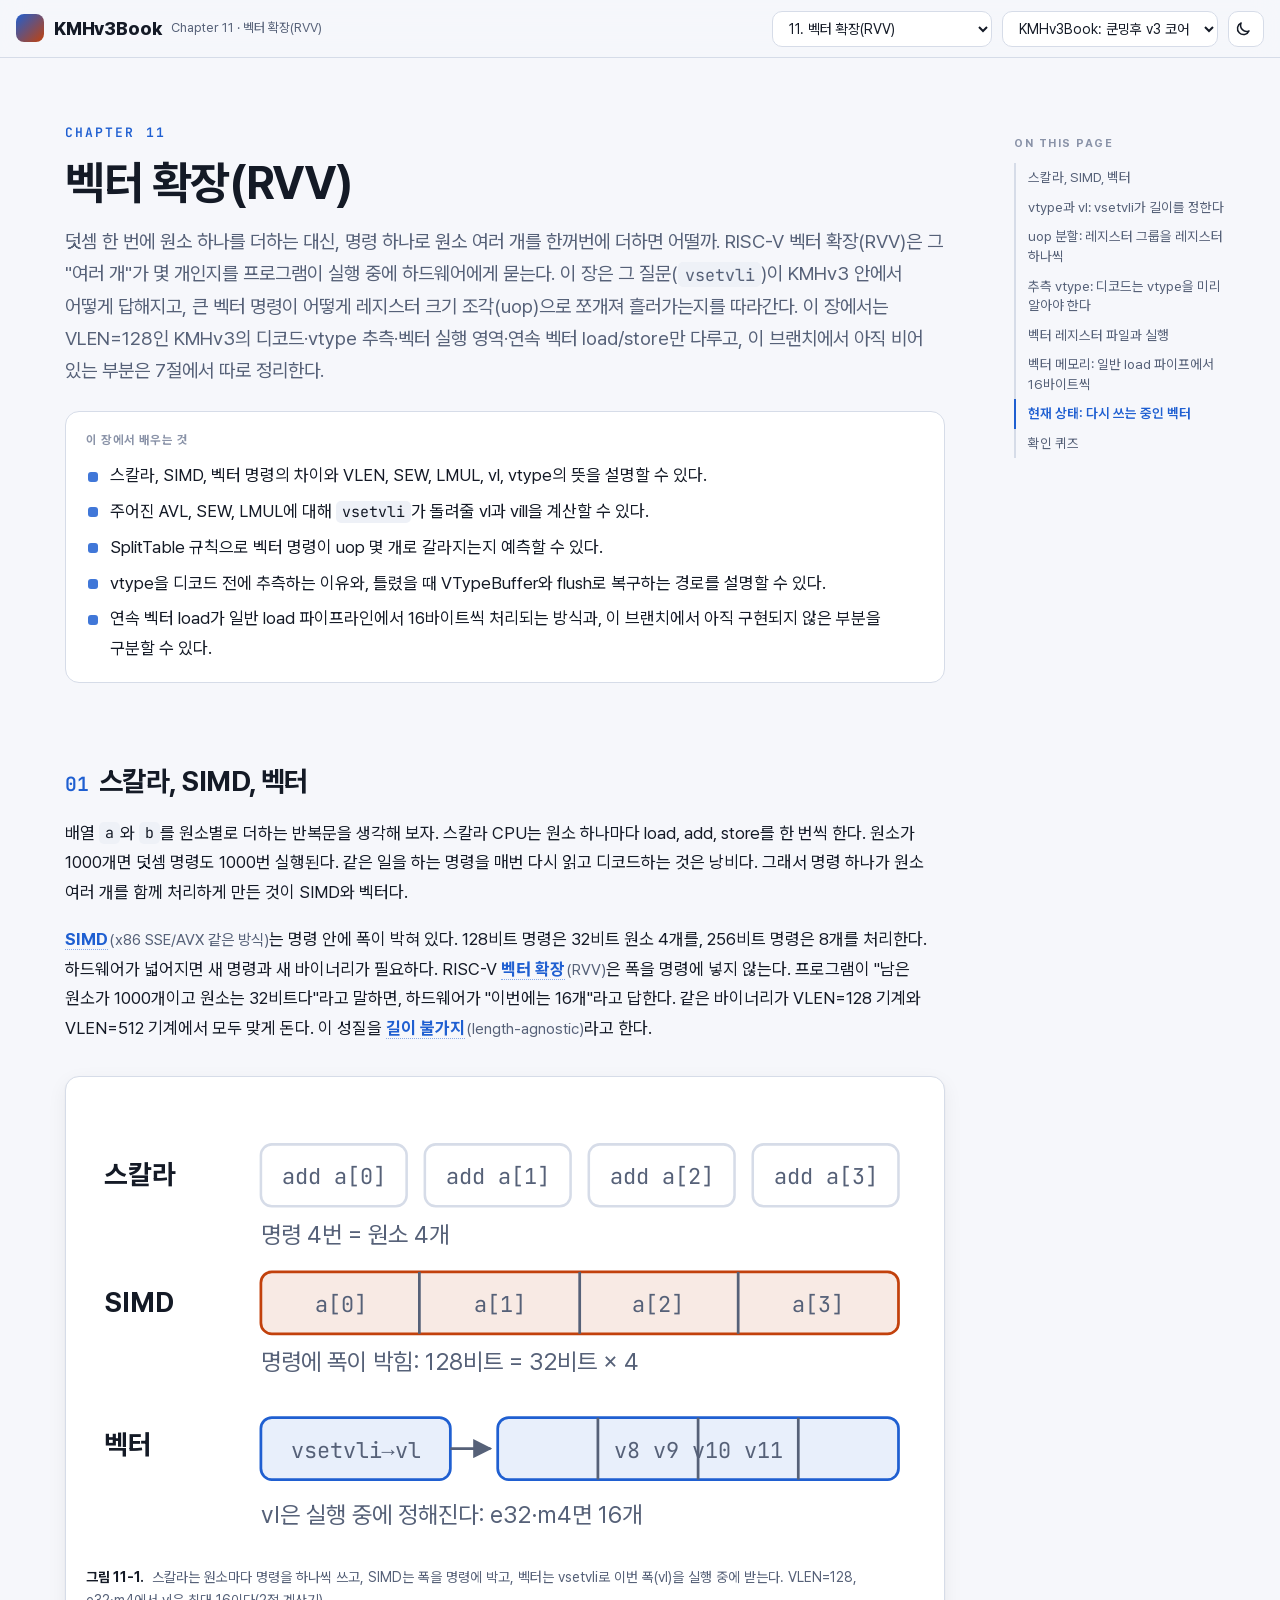
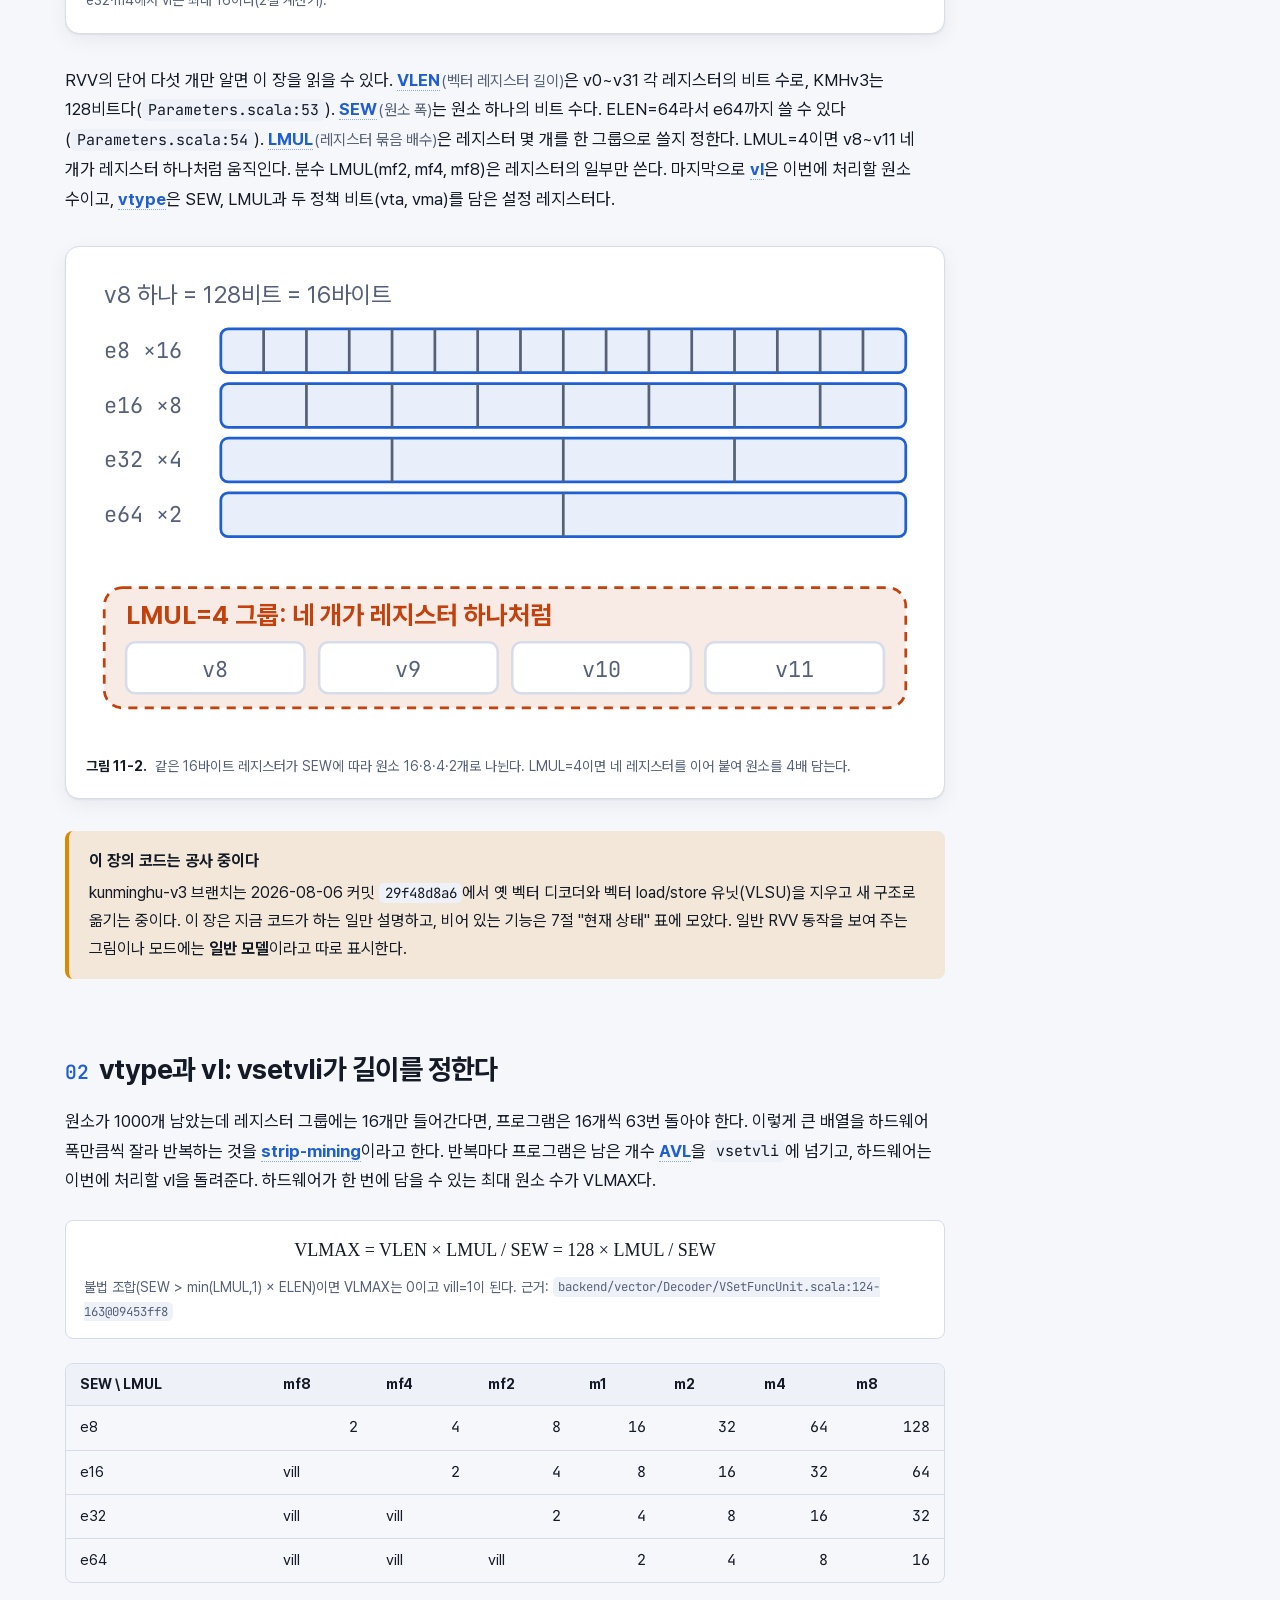
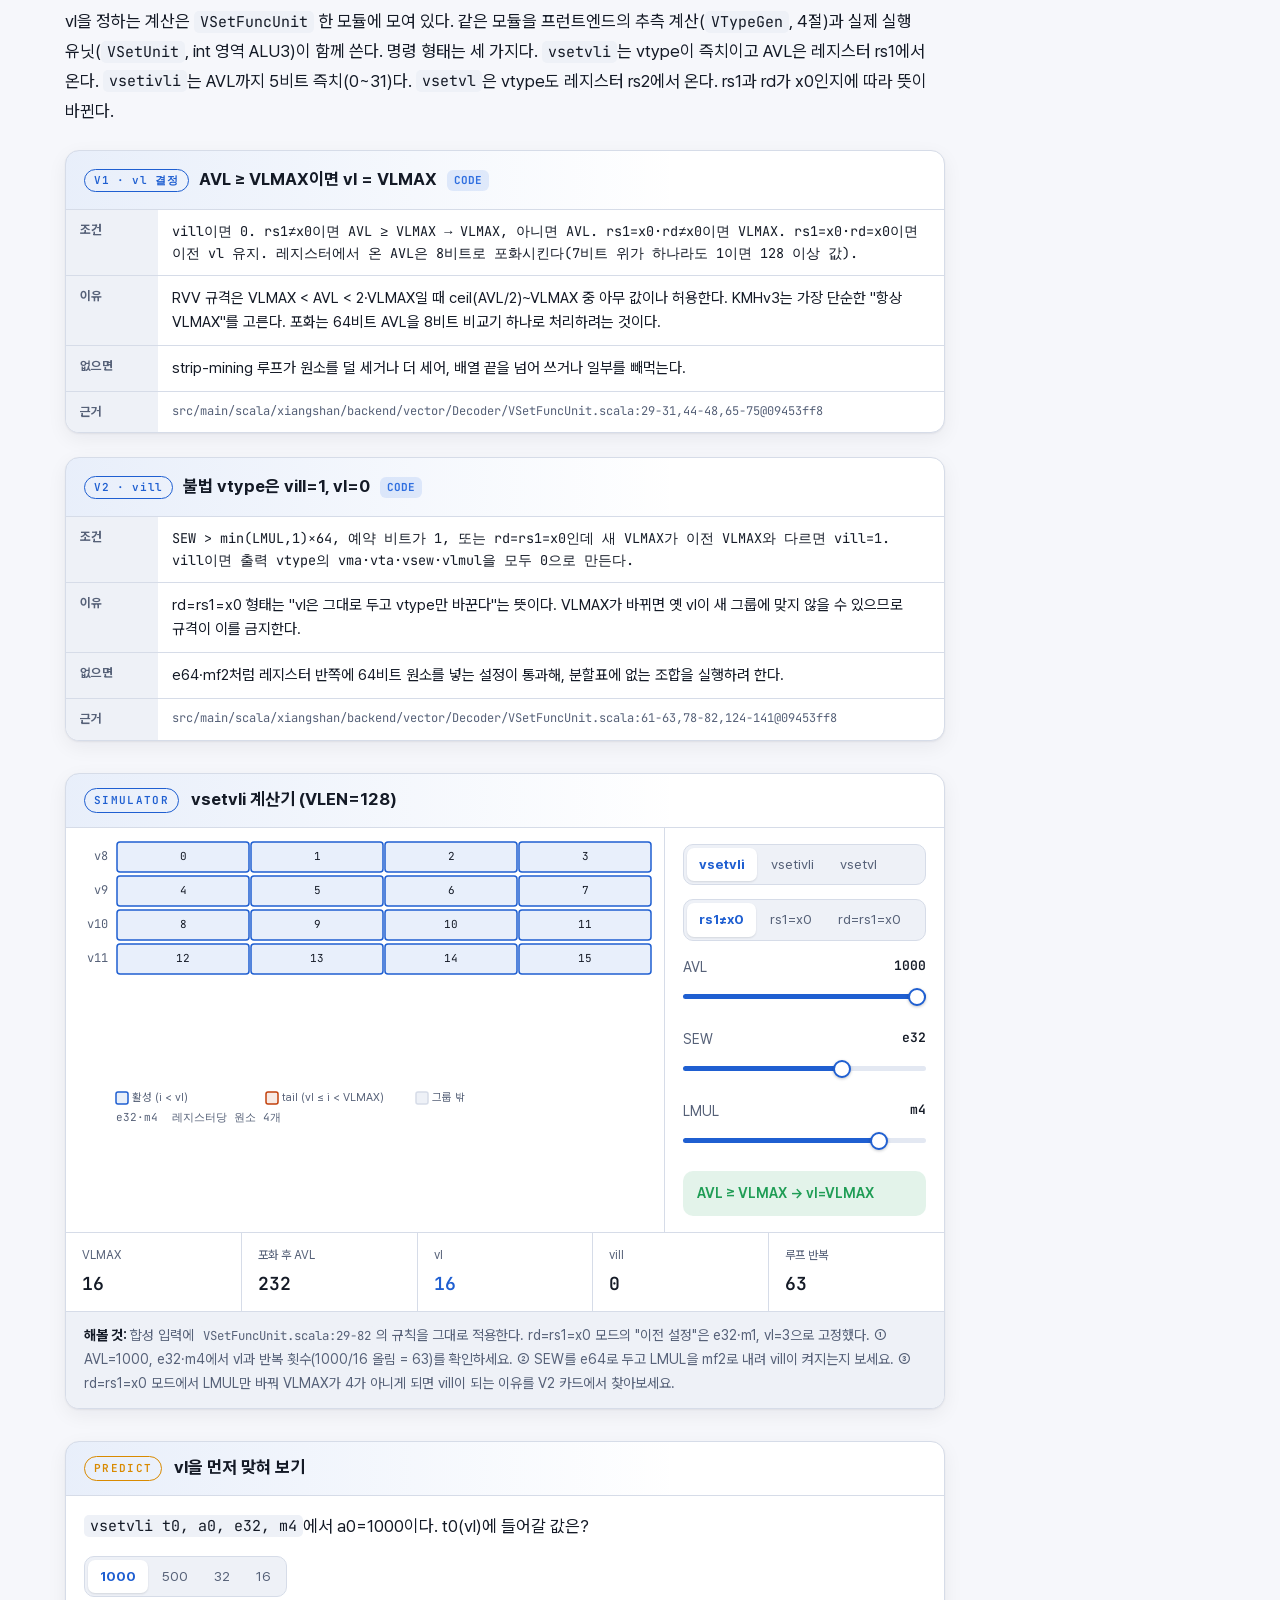
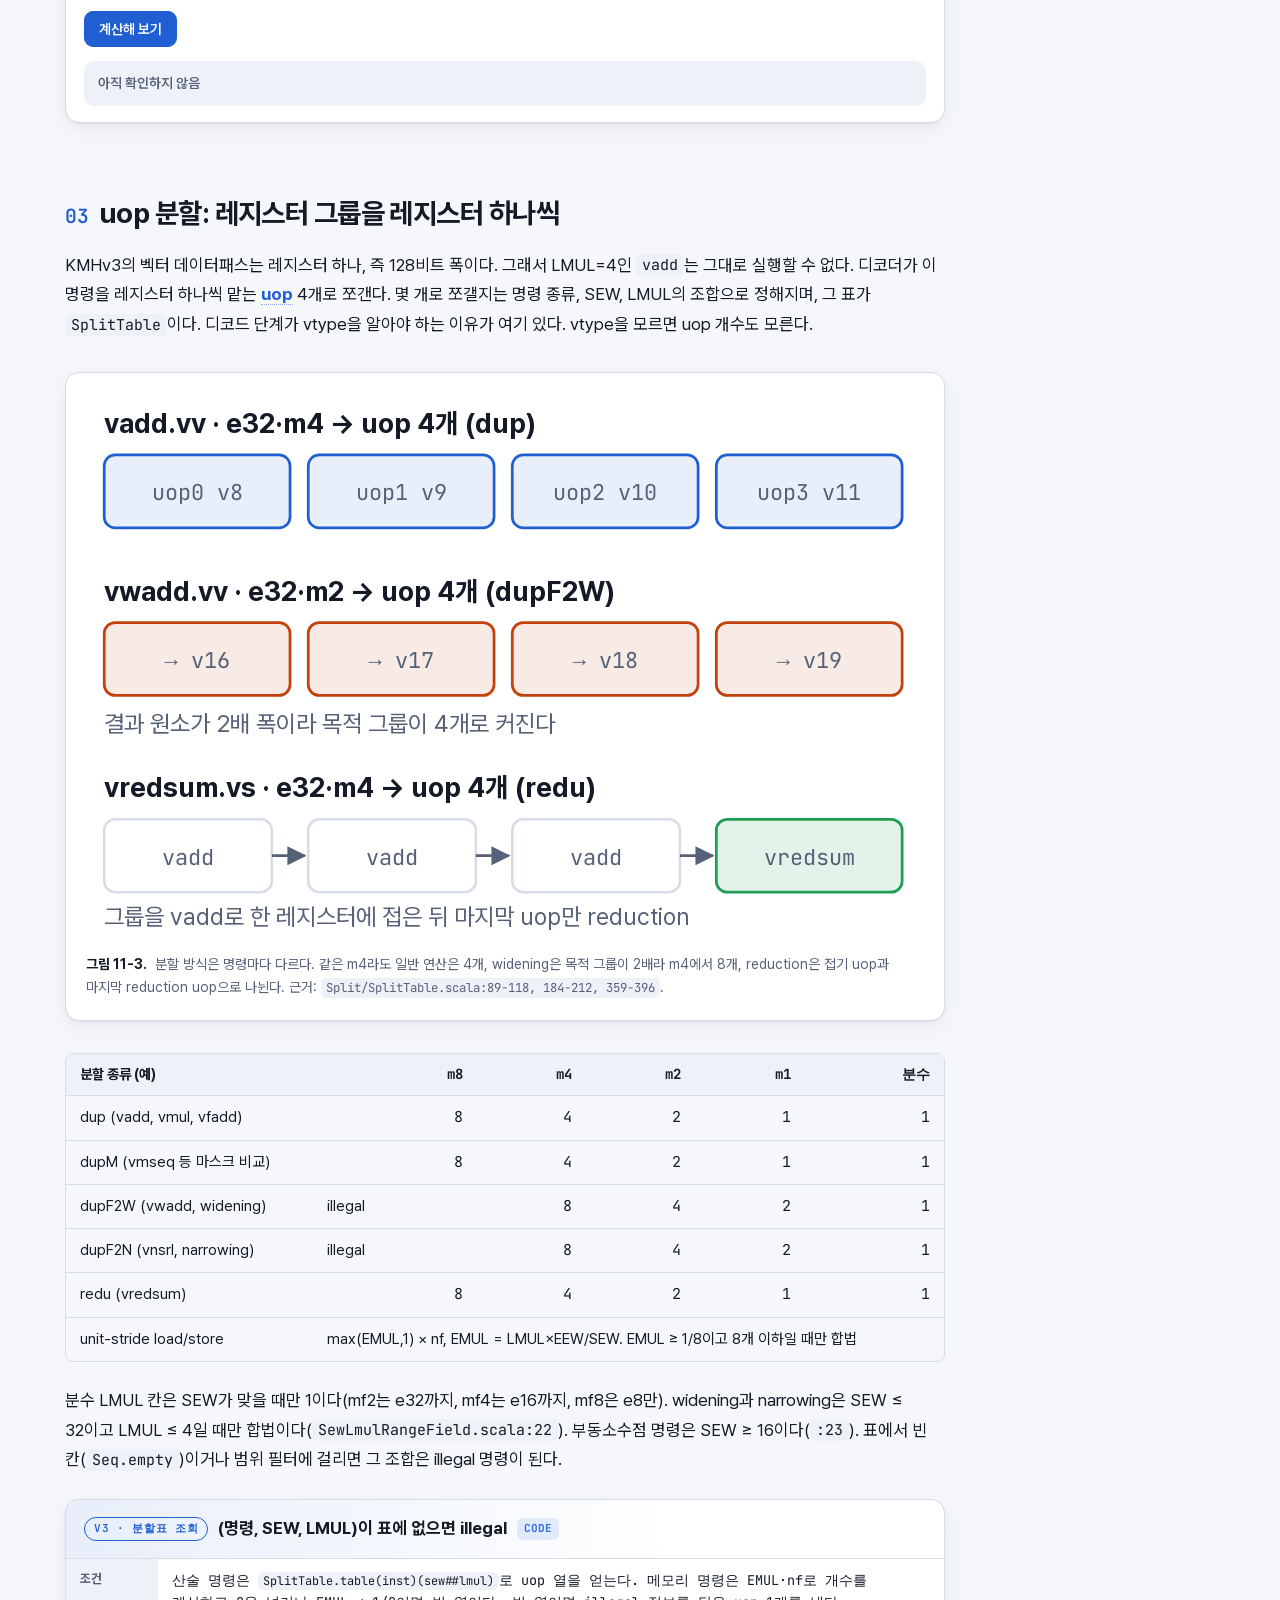
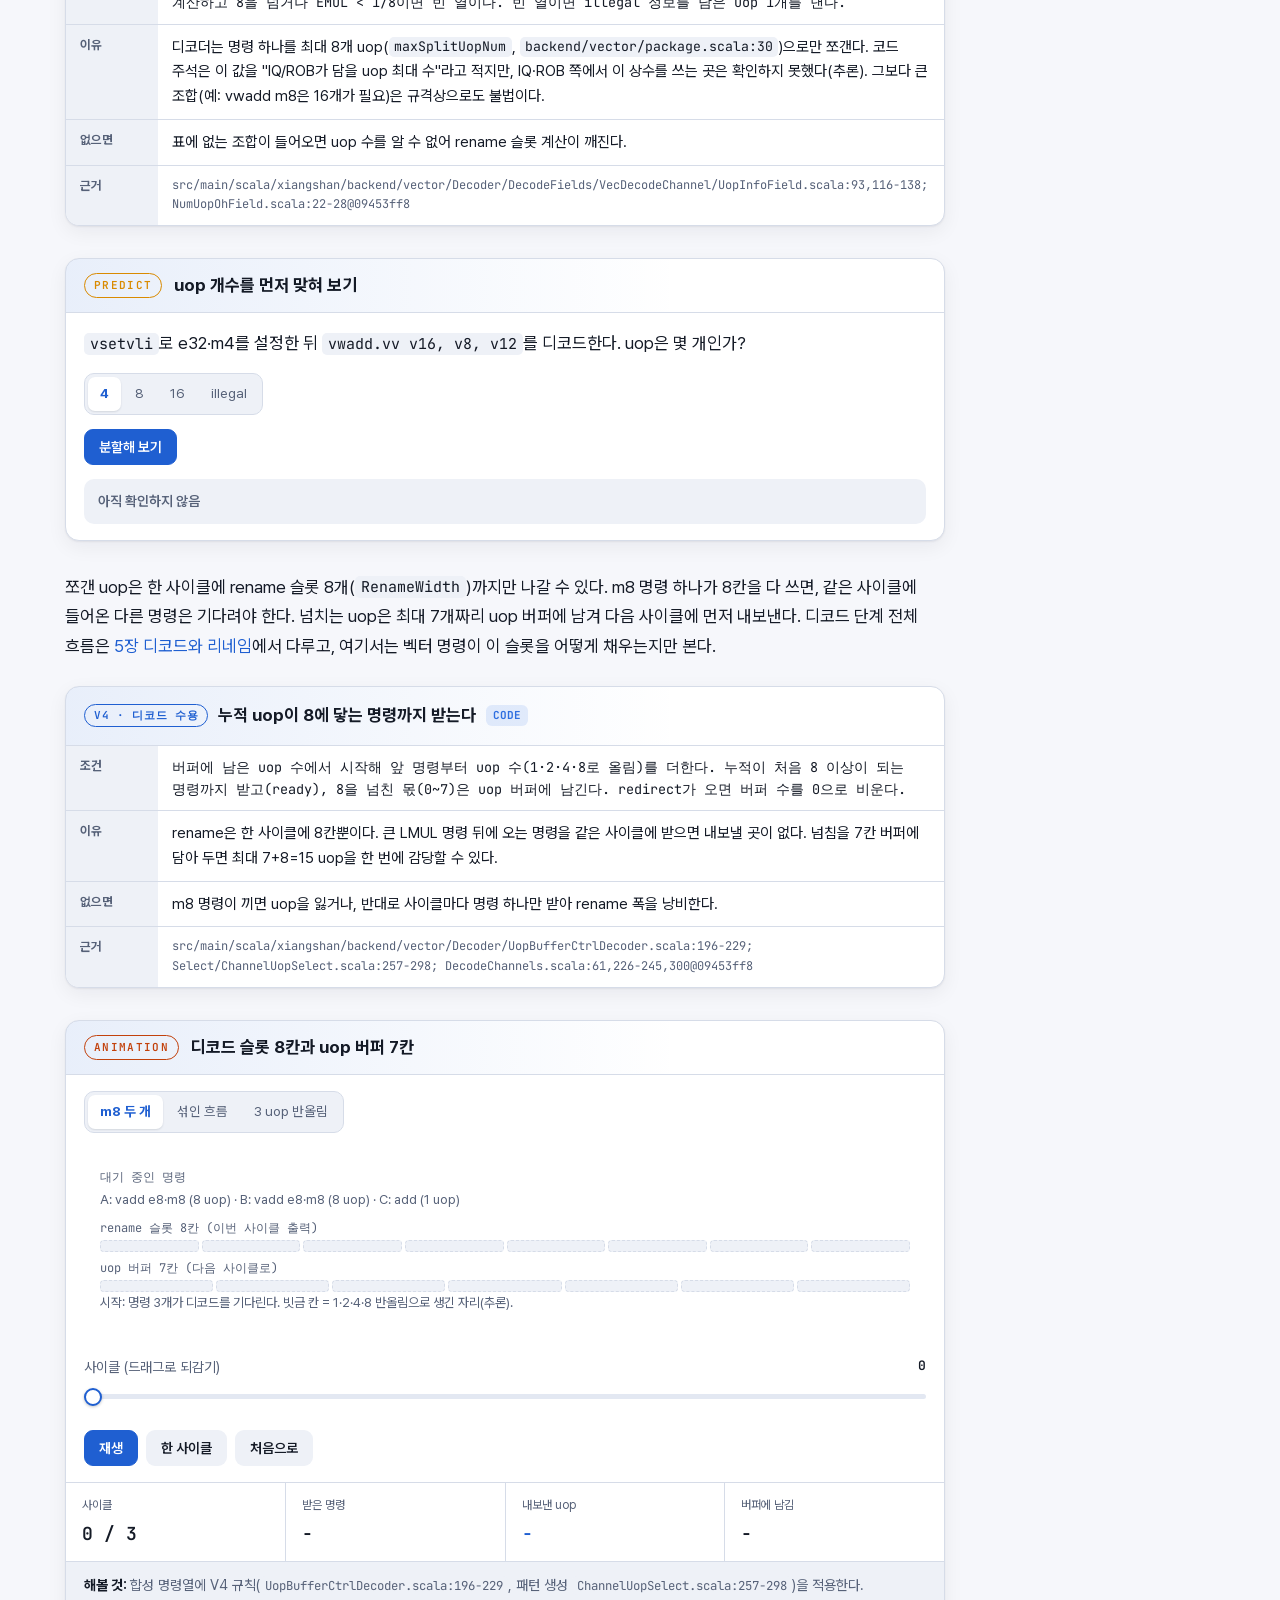
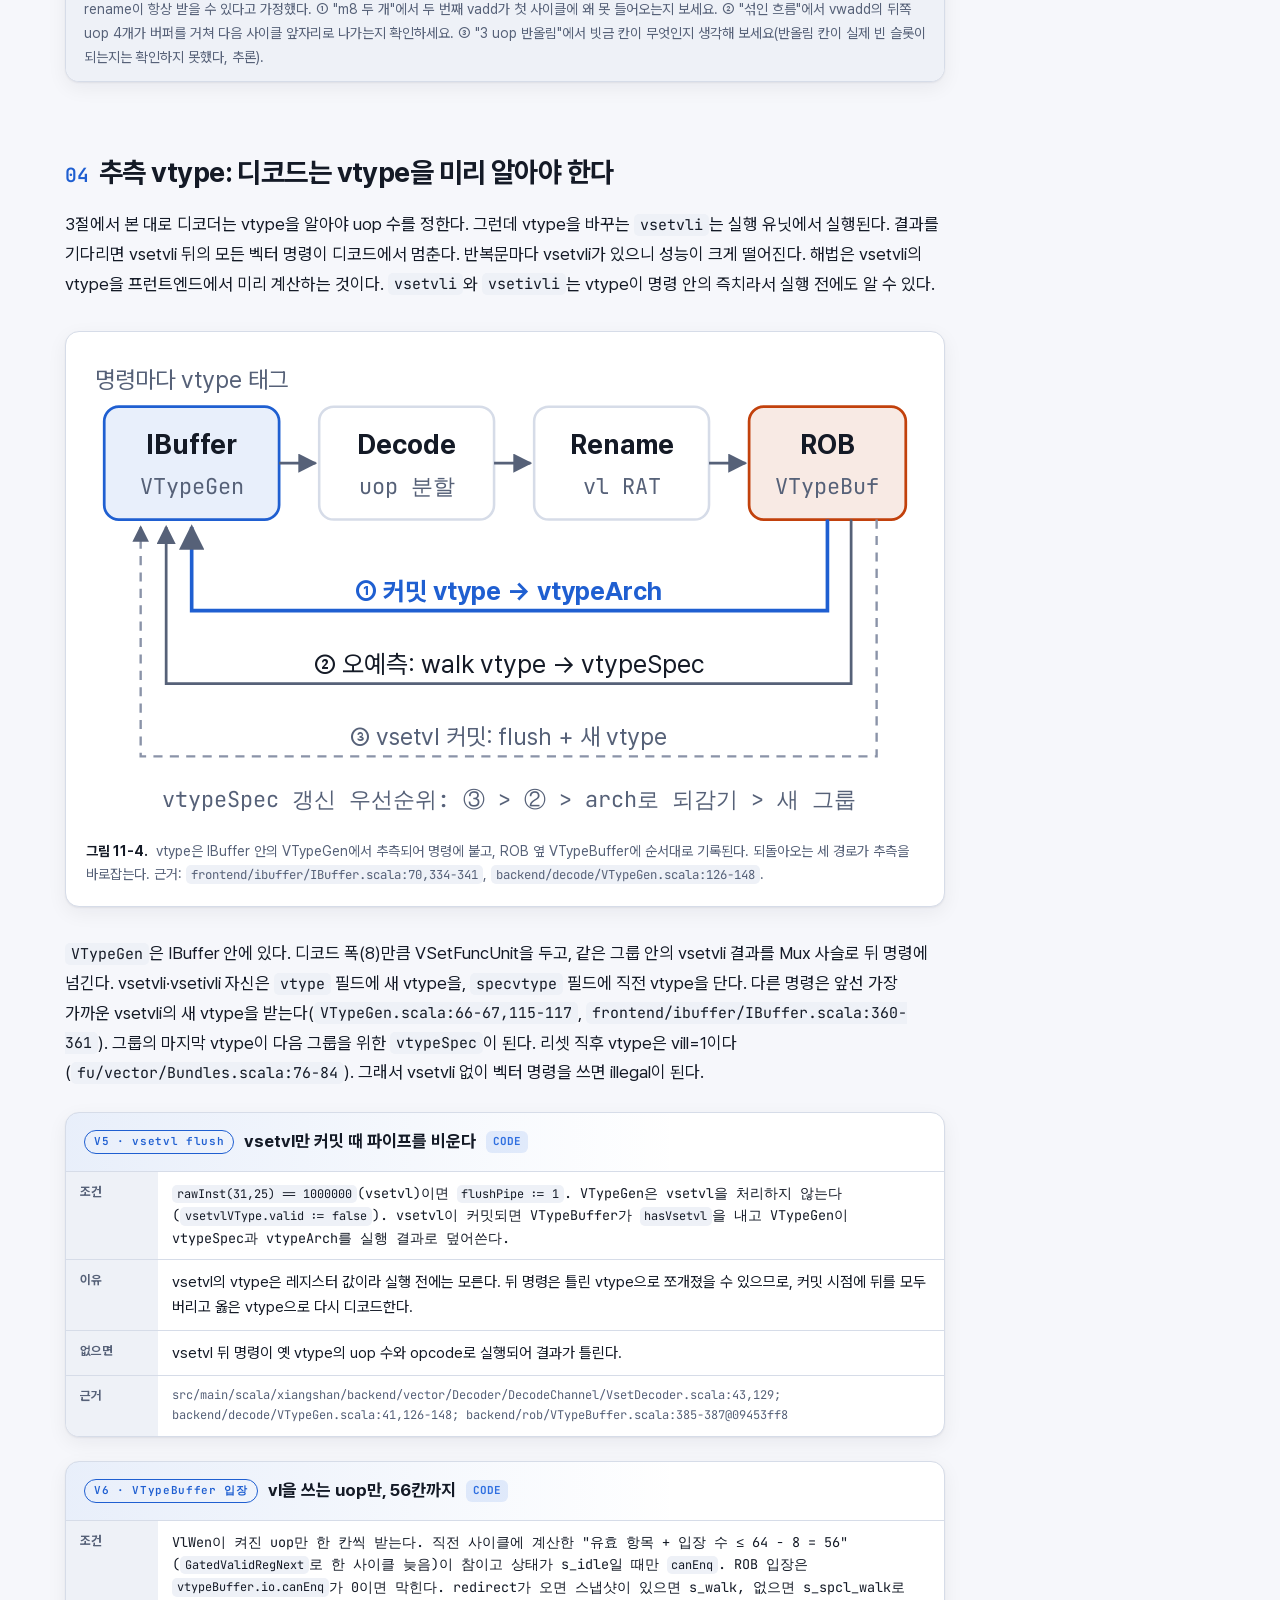
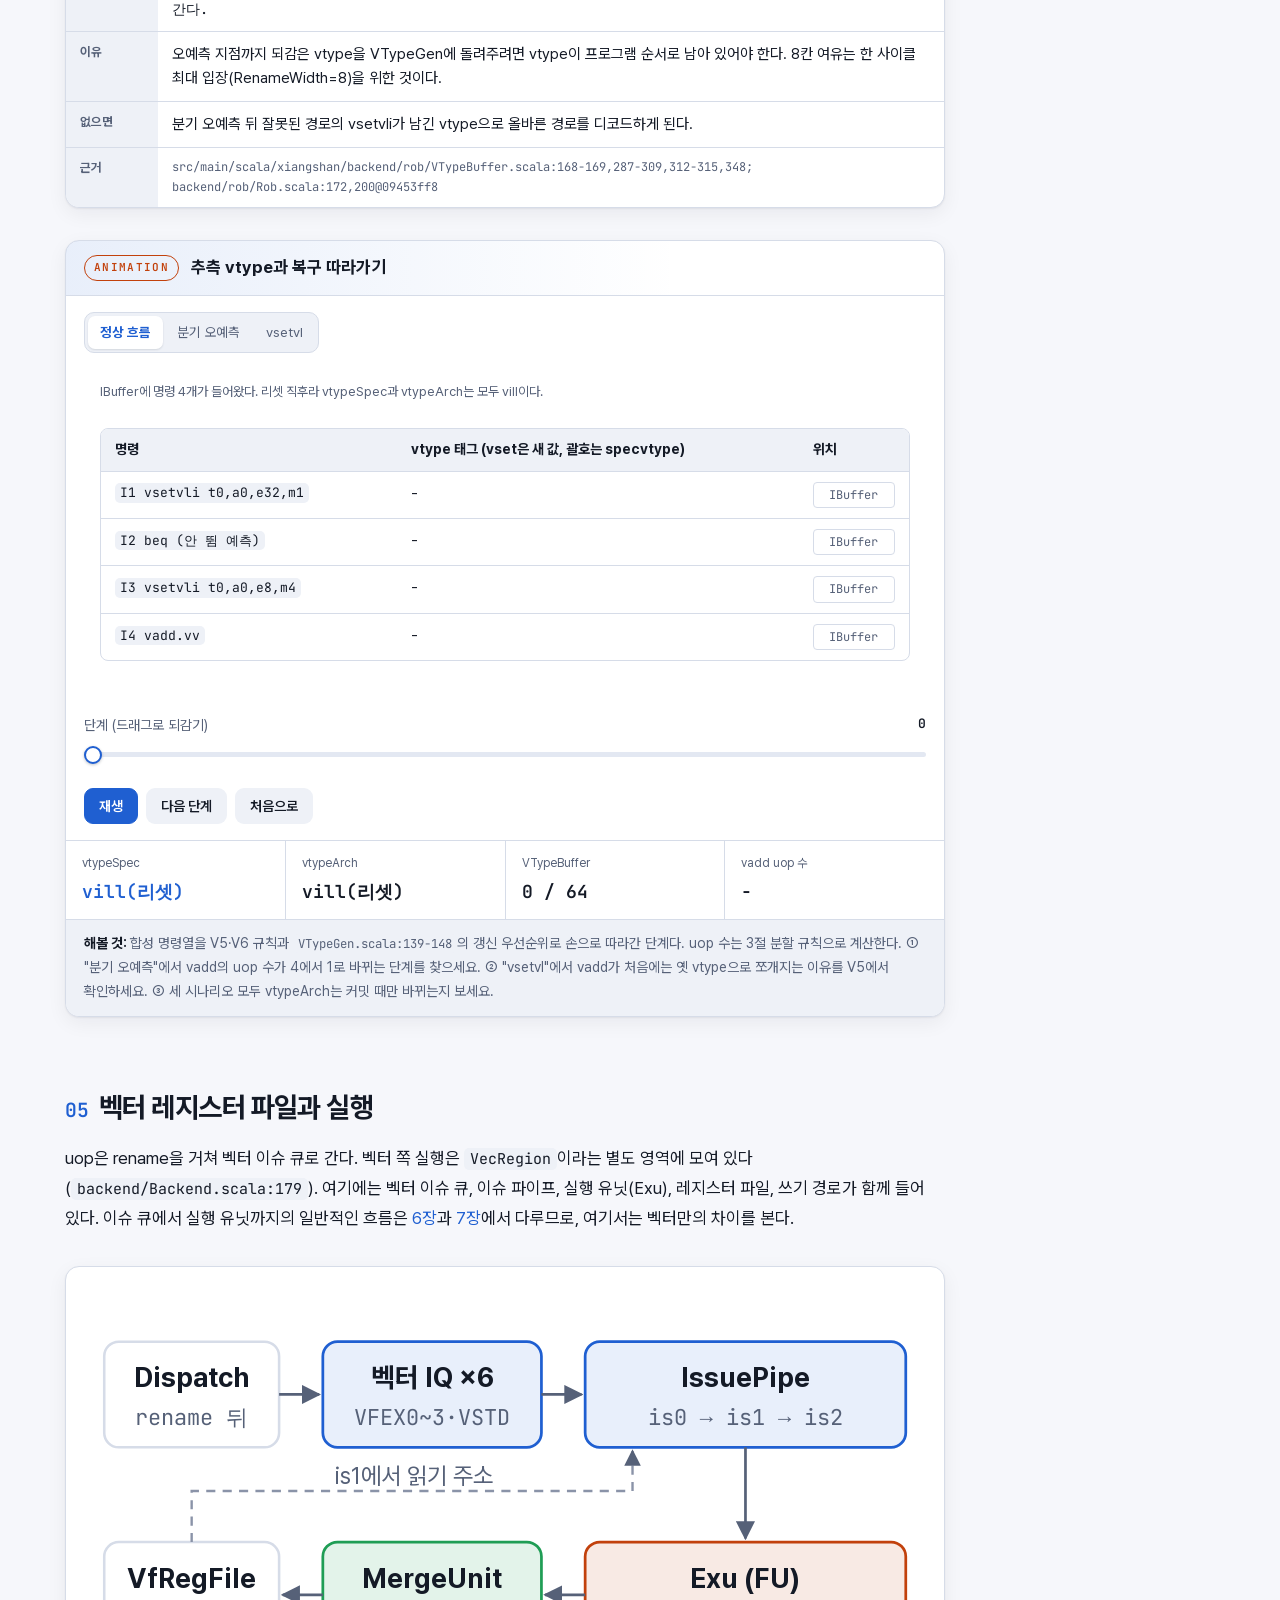
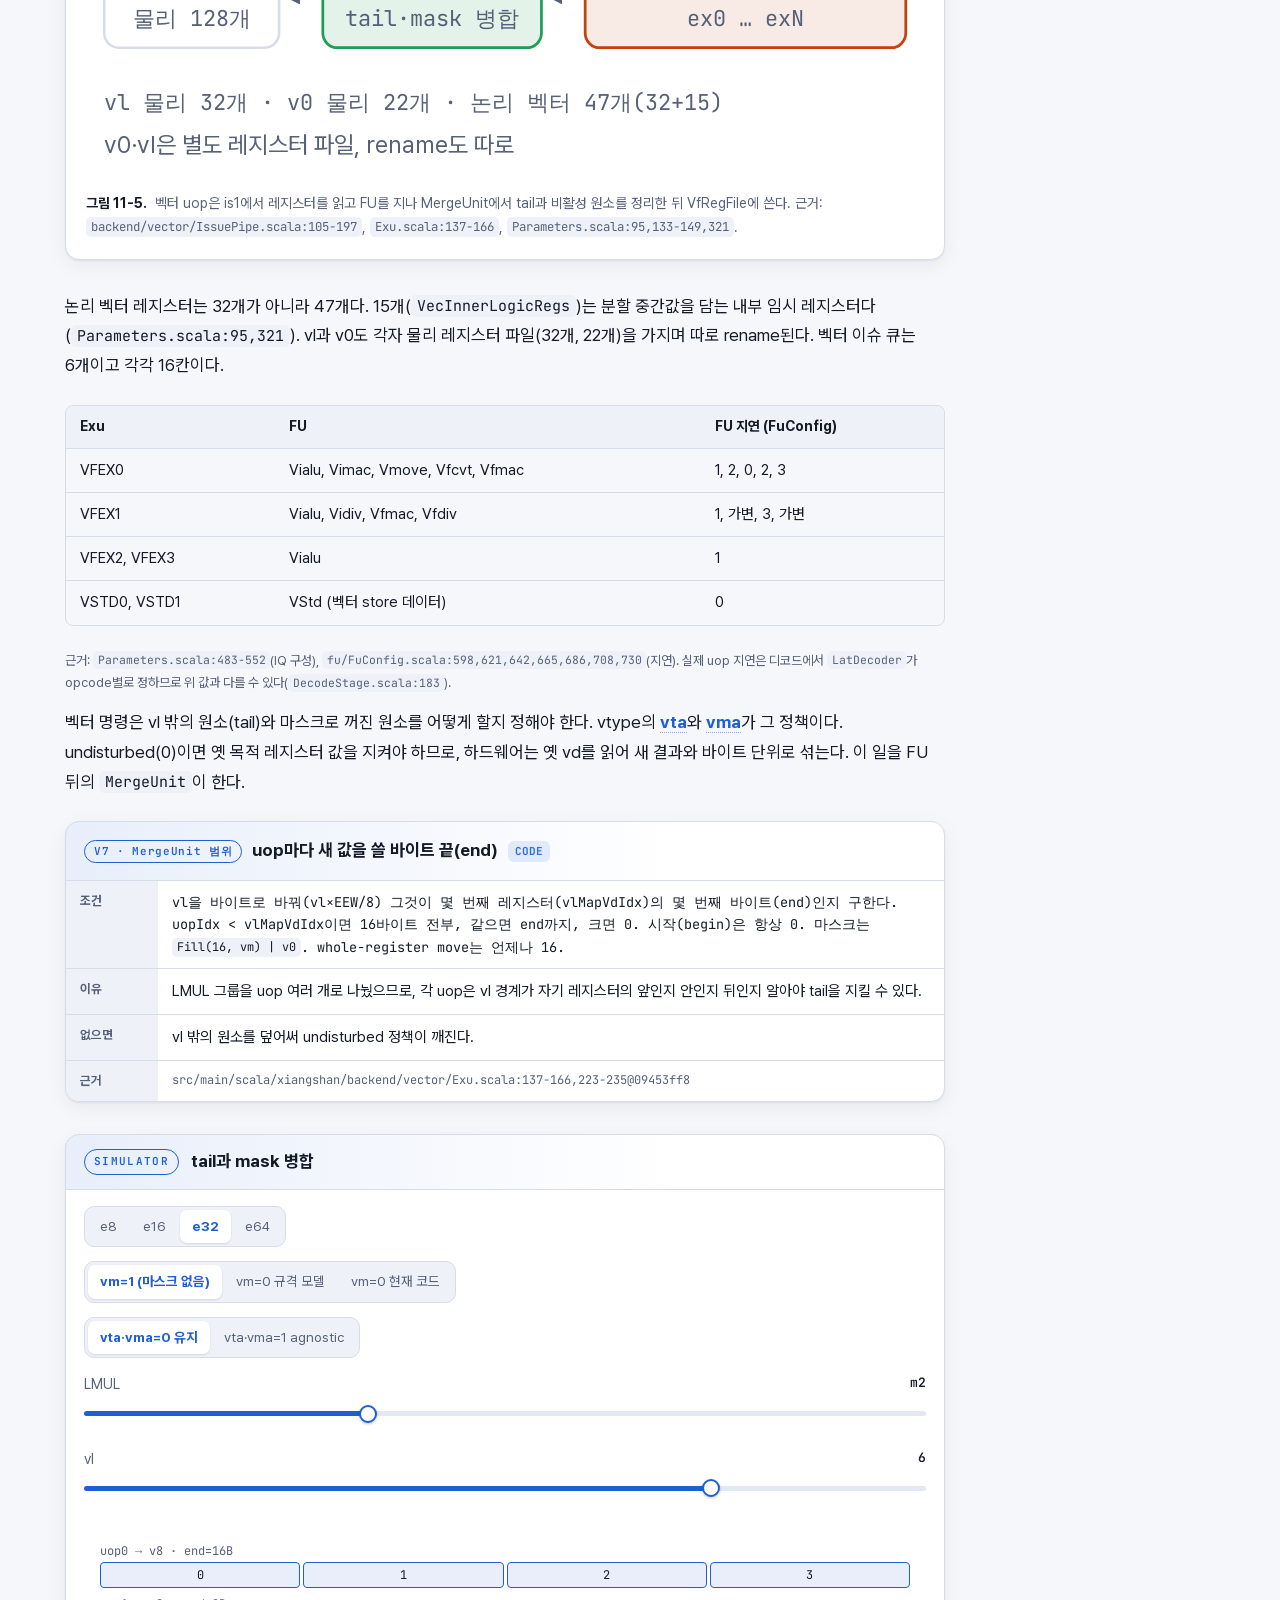
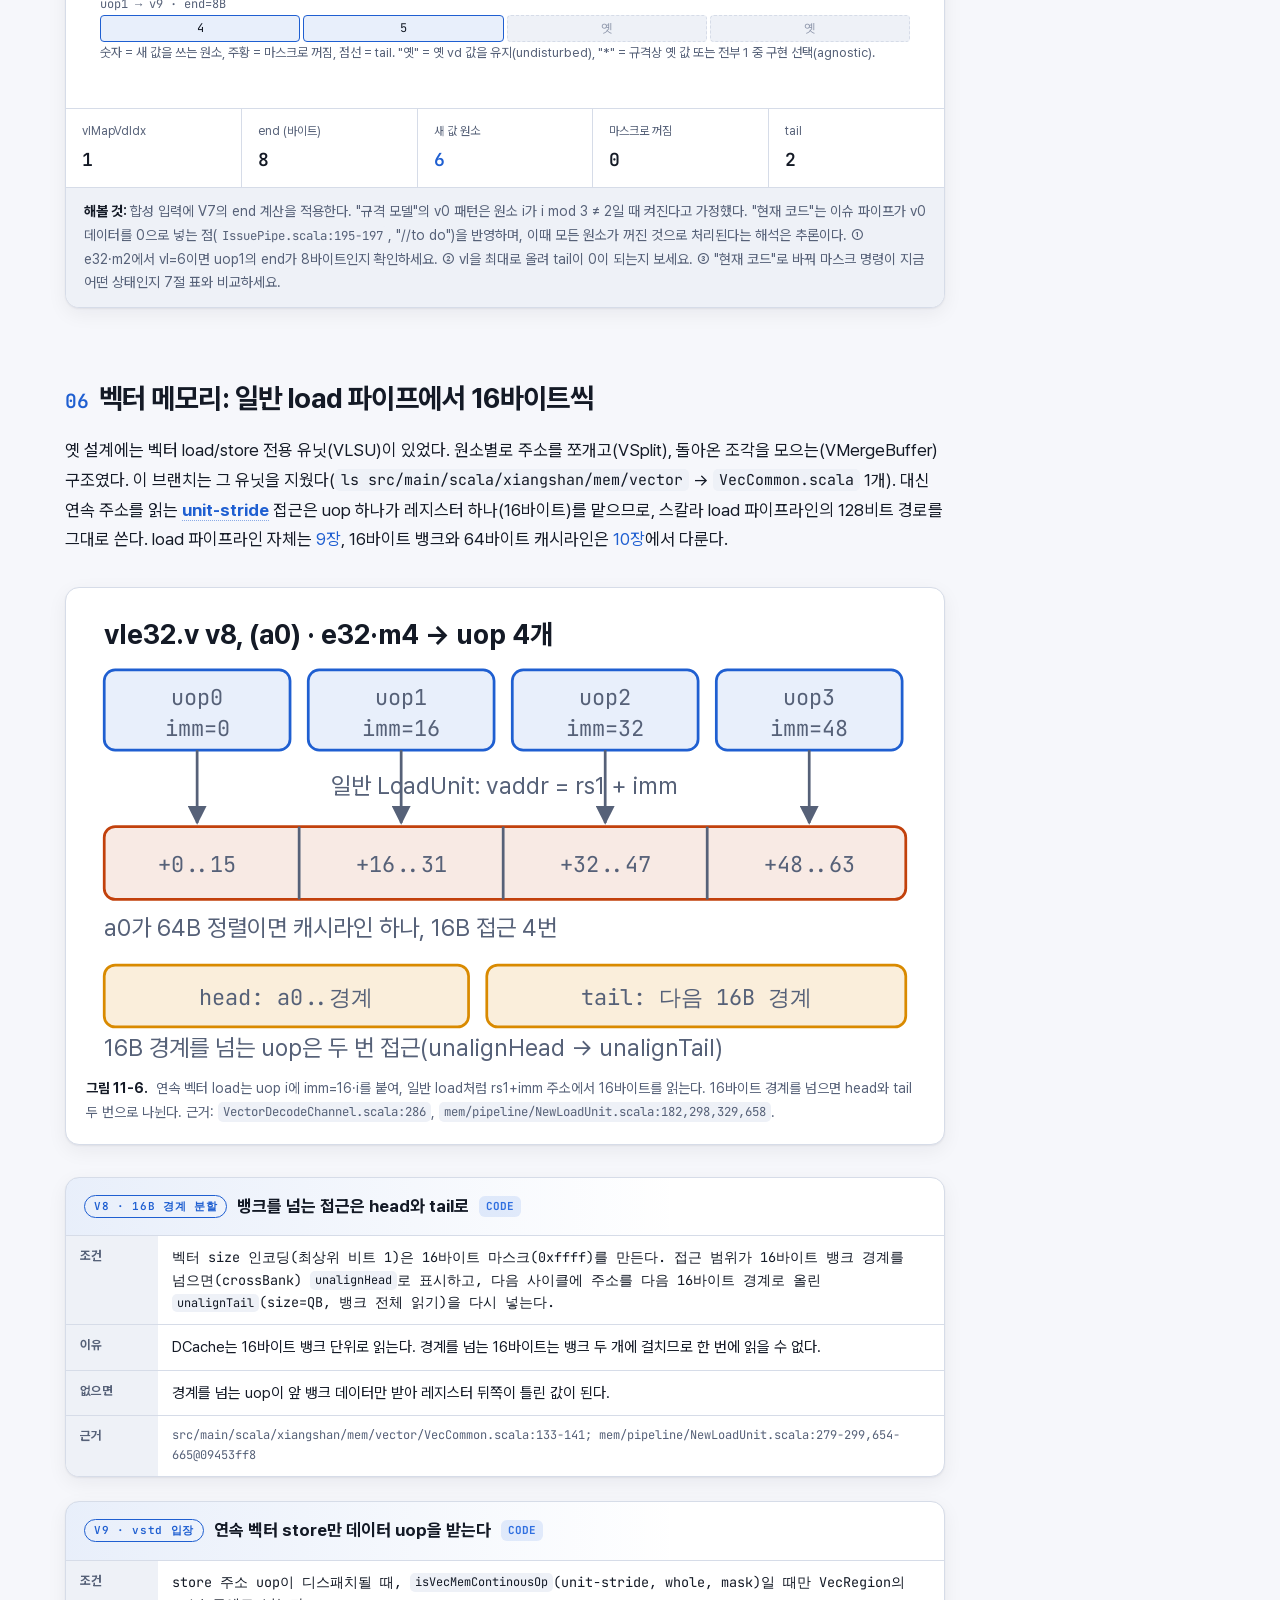
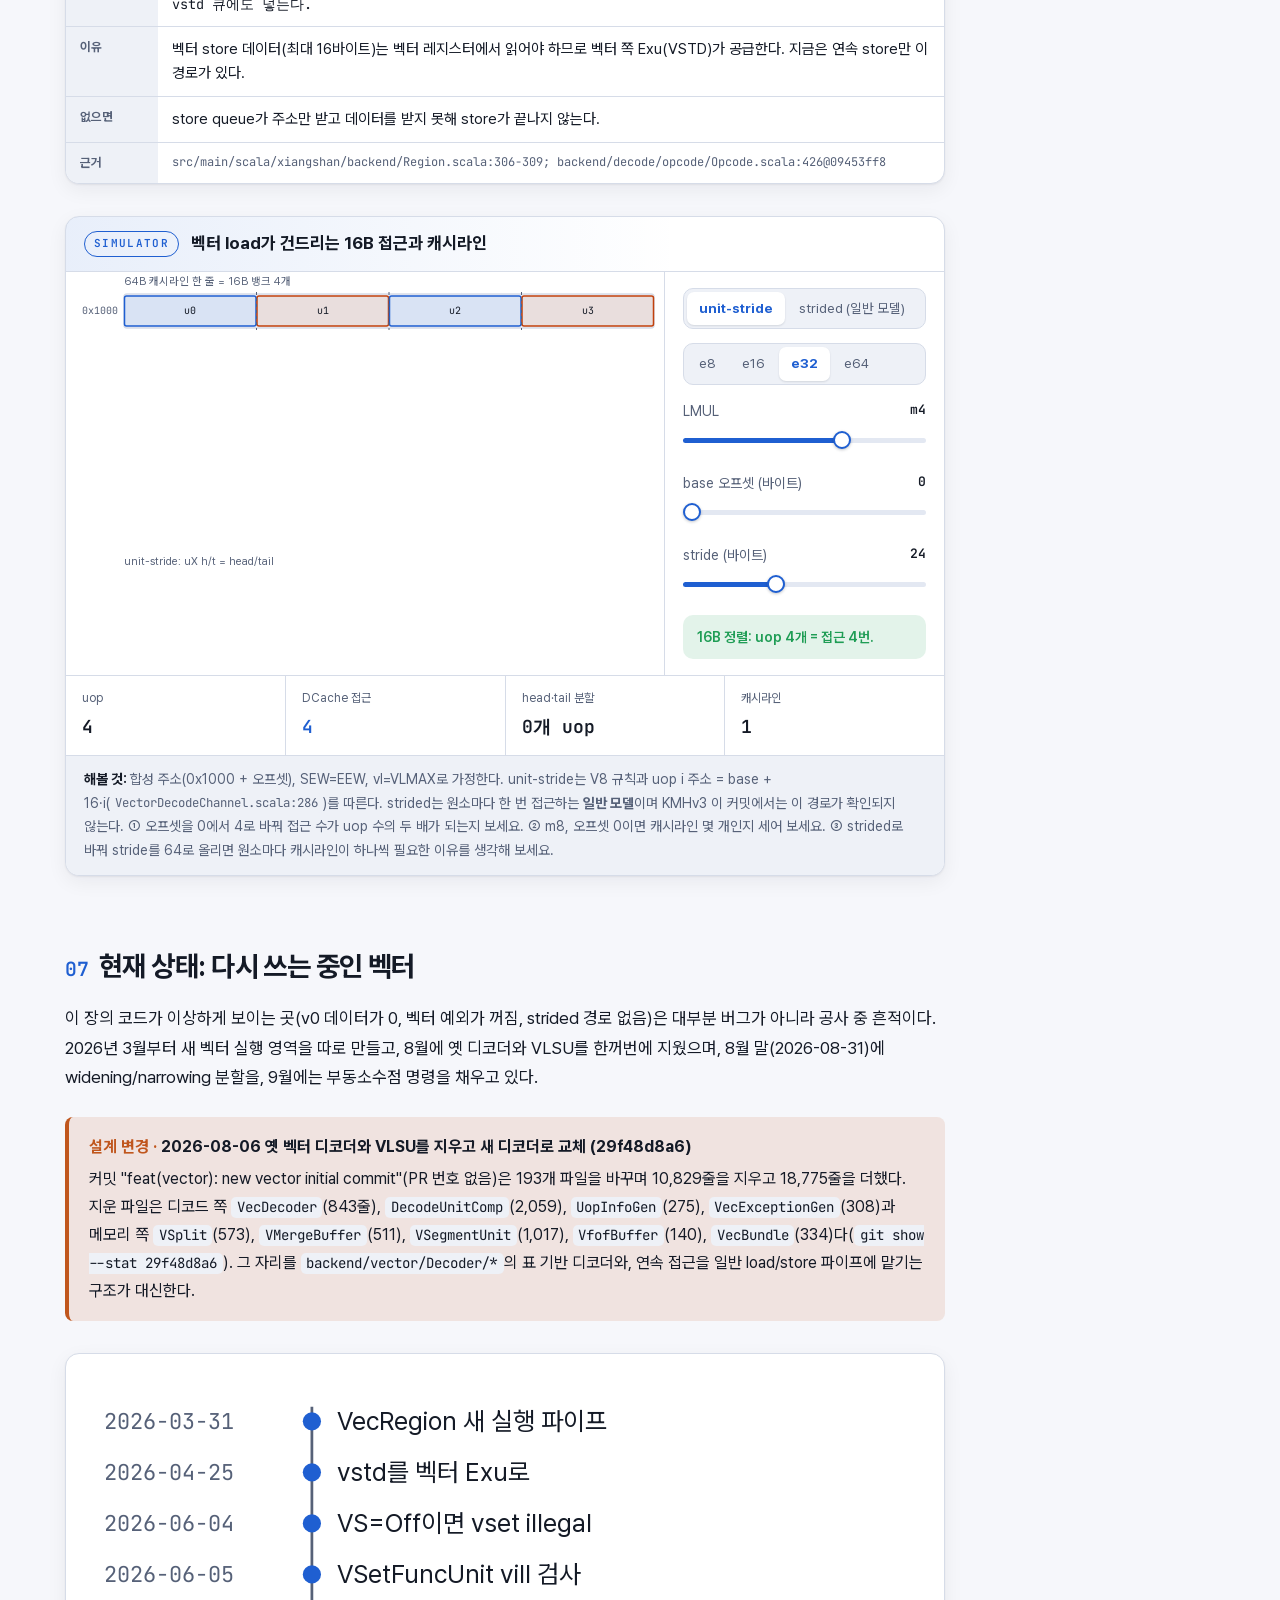
<file: ch11-vector.html>
<!doctype html>
<html lang="ko" data-book="kmhv3">
<head>
<meta charset="utf-8">
<meta name="viewport" content="width=device-width, initial-scale=1">
<title>KMHv3Book 11장: 벡터 확장(RVV)</title>
<link rel="stylesheet" href="assets/book.css">
<script src="assets/book.js"></script>
<style>
.cells { display: grid; gap: 3px; font: 12px/1.2 var(--mono); }
.cells .c { border: 1px solid var(--border); border-radius: 4px; padding: 5px 2px; text-align: center; background: var(--bg-elev); color: var(--text-dim); min-width: 0; overflow: hidden; white-space: nowrap; }
.cells .c.on { background: var(--accent-soft); border-color: var(--accent); color: var(--text); }
.cells .c.on2 { background: var(--accent-2-soft); border-color: var(--accent-2); color: var(--text); }
.cells .c.warn { background: var(--warn-soft); border-color: var(--warn); color: var(--text); }
.cells .c.off { background: var(--surface); border-style: dashed; color: var(--text-faint); }
.cells .c.bad { background: var(--bad-soft); border-color: var(--bad); color: var(--text); }
.rowlbl { font: 12px var(--mono); color: var(--text-dim); margin: 8px 0 3px; }
.simpad { padding: 14px 16px; overflow-x: auto; }
.mini { font-size: 13px; color: var(--text-dim); margin: 6px 0 0; }
.seg { flex-wrap: wrap; max-width: 100%; }
</style>
</head>
<body data-chapter="ch11">
<div class="page">
<main class="chapter">

<div class="chapter-hero">
  <div class="eyebrow">Chapter 11</div>
  <h1>벡터 확장(RVV)</h1>
  <p class="lead">덧셈 한 번에 원소 하나를 더하는 대신, 명령 하나로 원소 여러 개를 한꺼번에 더하면 어떨까. RISC-V 벡터 확장(RVV)은 그 "여러 개"가 몇 개인지를 프로그램이 실행 중에 하드웨어에게 묻는다. 이 장은 그 질문(<code>vsetvli</code>)이 KMHv3 안에서 어떻게 답해지고, 큰 벡터 명령이 어떻게 레지스터 크기 조각(uop)으로 쪼개져 흘러가는지를 따라간다. 이 장에서는 VLEN=128인 KMHv3의 디코드·vtype 추측·벡터 실행 영역·연속 벡터 load/store만 다루고, 이 브랜치에서 아직 비어 있는 부분은 7절에서 따로 정리한다.</p>
  <ul class="objectives">
    <li>스칼라, SIMD, 벡터 명령의 차이와 VLEN, SEW, LMUL, vl, vtype의 뜻을 설명할 수 있다.</li>
    <li>주어진 AVL, SEW, LMUL에 대해 <code>vsetvli</code>가 돌려줄 vl과 vill을 계산할 수 있다.</li>
    <li>SplitTable 규칙으로 벡터 명령이 uop 몇 개로 갈라지는지 예측할 수 있다.</li>
    <li>vtype을 디코드 전에 추측하는 이유와, 틀렸을 때 VTypeBuffer와 flush로 복구하는 경로를 설명할 수 있다.</li>
    <li>연속 벡터 load가 일반 load 파이프라인에서 16바이트씩 처리되는 방식과, 이 브랜치에서 아직 구현되지 않은 부분을 구분할 수 있다.</li>
  </ul>
</div>

<section>
  <h2>스칼라, SIMD, 벡터</h2>
  <p>배열 <code>a</code>와 <code>b</code>를 원소별로 더하는 반복문을 생각해 보자. 스칼라 CPU는 원소 하나마다 load, add, store를 한 번씩 한다. 원소가 1000개면 덧셈 명령도 1000번 실행된다. 같은 일을 하는 명령을 매번 다시 읽고 디코드하는 것은 낭비다. 그래서 명령 하나가 원소 여러 개를 함께 처리하게 만든 것이 SIMD와 벡터다.</p>
  <p><span class="term" data-def="Single Instruction, Multiple Data. 명령 하나가 고정된 개수의 원소를 함께 처리한다. 폭이 명령 인코딩에 박혀 있다.">SIMD</span><span class="en">(x86 SSE/AVX 같은 방식)</span>는 명령 안에 폭이 박혀 있다. 128비트 명령은 32비트 원소 4개를, 256비트 명령은 8개를 처리한다. 하드웨어가 넓어지면 새 명령과 새 바이너리가 필요하다. RISC-V <span class="term" data-def="RISC-V Vector extension. 레지스터 길이 VLEN을 명령에 박지 않고, 프로그램이 vsetvli로 이번에 처리할 원소 수 vl을 하드웨어에게 묻는다.">벡터 확장</span><span class="en">(RVV)</span>은 폭을 명령에 넣지 않는다. 프로그램이 "남은 원소가 1000개이고 원소는 32비트다"라고 말하면, 하드웨어가 "이번에는 16개"라고 답한다. 같은 바이너리가 VLEN=128 기계와 VLEN=512 기계에서 모두 맞게 돈다. 이 성질을 <span class="term" data-def="Vector-Length Agnostic. 코드가 하드웨어의 벡터 길이를 가정하지 않고 실행 중에 vl을 받아 반복한다.">길이 불가지</span><span class="en">(length-agnostic)</span>라고 한다.</p>
  <figure class="diagram">
    <svg viewBox="0 0 460 250" role="img" aria-label="스칼라, SIMD, 벡터 명령이 원소를 처리하는 방식 비교">
      <defs><marker id="m11-1" viewBox="0 0 10 10" refX="9" refY="5" markerWidth="7" markerHeight="7" orient="auto"><path d="M0,0 L10,5 L0,10 z" fill="var(--text-dim)"/></marker></defs>
      <text x="10" y="48" class="lbl-b">스칼라</text>
      <rect class="box" x="96" y="26" width="80" height="34" rx="6"/><text x="136" y="48" text-anchor="middle" class="lbl-mono">add a[0]</text>
      <rect class="box" x="186" y="26" width="80" height="34" rx="6"/><text x="226" y="48" text-anchor="middle" class="lbl-mono">add a[1]</text>
      <rect class="box" x="276" y="26" width="80" height="34" rx="6"/><text x="316" y="48" text-anchor="middle" class="lbl-mono">add a[2]</text>
      <rect class="box" x="366" y="26" width="80" height="34" rx="6"/><text x="406" y="48" text-anchor="middle" class="lbl-mono">add a[3]</text>
      <text x="96" y="80" class="lbl-dim">명령 4번 = 원소 4개</text>
      <text x="10" y="118" class="lbl-b">SIMD</text>
      <rect class="box-2" x="96" y="96" width="350" height="34" rx="6"/>
      <line class="ln" x1="183" y1="96" x2="183" y2="130"/><line class="ln" x1="271" y1="96" x2="271" y2="130"/><line class="ln" x1="358" y1="96" x2="358" y2="130"/>
      <text x="140" y="118" text-anchor="middle" class="lbl-mono">a[0]</text><text x="227" y="118" text-anchor="middle" class="lbl-mono">a[1]</text>
      <text x="314" y="118" text-anchor="middle" class="lbl-mono">a[2]</text><text x="402" y="118" text-anchor="middle" class="lbl-mono">a[3]</text>
      <text x="96" y="150" class="lbl-dim">명령에 폭이 박힘: 128비트 = 32비트 × 4</text>
      <text x="10" y="196" class="lbl-b">벡터</text>
      <rect class="box-acc" x="96" y="176" width="104" height="34" rx="6"/><text x="148" y="198" text-anchor="middle" class="lbl-mono">vsetvli→vl</text>
      <line class="ln" x1="200" y1="193" x2="222" y2="193" marker-end="url(#m11-1)"/>
      <g class="cellrow">
        <rect class="box-acc" x="226" y="176" width="220" height="34" rx="6"/>
        <line class="ln" x1="281" y1="176" x2="281" y2="210"/><line class="ln" x1="336" y1="176" x2="336" y2="210"/><line class="ln" x1="391" y1="176" x2="391" y2="210"/>
        <text x="336" y="198" text-anchor="middle" class="lbl-mono">v8 v9 v10 v11</text>
      </g>
      <text x="96" y="234" class="lbl-dim">vl은 실행 중에 정해진다: e32·m4면 16개</text>
    </svg>
    <figcaption>스칼라는 원소마다 명령을 하나씩 쓰고, SIMD는 폭을 명령에 박고, 벡터는 vsetvli로 이번 폭(vl)을 실행 중에 받는다. VLEN=128, e32·m4에서 vl은 최대 16이다(2절 계산기).</figcaption>
  </figure>
  <p>RVV의 단어 다섯 개만 알면 이 장을 읽을 수 있다. <span class="term" data-def="벡터 레지스터 하나의 비트 수. KMHv3는 128비트. src/main/scala/xiangshan/Parameters.scala:53">VLEN</span><span class="en">(벡터 레지스터 길이)</span>은 v0~v31 각 레지스터의 비트 수로, KMHv3는 128비트다(<code>Parameters.scala:53</code>). <span class="term" data-def="Selected Element Width. 원소 하나의 폭. e8, e16, e32, e64 중 하나.">SEW</span><span class="en">(원소 폭)</span>는 원소 하나의 비트 수다. ELEN=64라서 e64까지 쓸 수 있다(<code>Parameters.scala:54</code>). <span class="term" data-def="Length MULtiplier. 레지스터 몇 개를 한 그룹으로 묶을지. m1, m2, m4, m8 또는 분수 mf2, mf4, mf8.">LMUL</span><span class="en">(레지스터 묶음 배수)</span>은 레지스터 몇 개를 한 그룹으로 쓸지 정한다. LMUL=4이면 v8~v11 네 개가 레지스터 하나처럼 움직인다. 분수 LMUL(mf2, mf4, mf8)은 레지스터의 일부만 쓴다. 마지막으로 <span class="term" data-def="이번 명령이 실제로 처리할 원소 수. vsetvl 계열이 정해 vl CSR에 쓴다.">vl</span>은 이번에 처리할 원소 수이고, <span class="term" data-def="현재 SEW, LMUL, vta, vma, vill을 담은 CSR. vill=1이면 이후 벡터 명령은 illegal.">vtype</span>은 SEW, LMUL과 두 정책 비트(vta, vma)를 담은 설정 레지스터다.</p>
  <figure class="diagram">
    <svg viewBox="0 0 460 260" role="img" aria-label="128비트 레지스터 하나를 SEW별로 나눈 모습과 LMUL=4 레지스터 그룹">
      <text x="10" y="20" class="lbl-dim">v8 하나 = 128비트 = 16바이트</text>
      <text x="10" y="50" class="lbl-mono">e8 ×16</text><text x="10" y="80" class="lbl-mono">e16 ×8</text>
      <text x="10" y="110" class="lbl-mono">e32 ×4</text><text x="10" y="140" class="lbl-mono">e64 ×2</text>
      <rect class="box-acc" x="74" y="34" width="376" height="24" rx="4"/>
      <path class="ln" d="M97.5,34v24M121,34v24M144.5,34v24M168,34v24M191.5,34v24M215,34v24M238.5,34v24M262,34v24M285.5,34v24M309,34v24M332.5,34v24M356,34v24M379.5,34v24M403,34v24M426.5,34v24"/>
      <rect class="box-acc" x="74" y="64" width="376" height="24" rx="4"/>
      <path class="ln" d="M121,64v24M168,64v24M215,64v24M262,64v24M309,64v24M356,64v24M403,64v24"/>
      <rect class="box-acc" x="74" y="94" width="376" height="24" rx="4"/>
      <path class="ln" d="M168,94v24M262,94v24M356,94v24"/>
      <rect class="box-acc" x="74" y="124" width="376" height="24" rx="4"/>
      <path class="ln" d="M262,124v24"/>
      <rect class="box-2" x="10" y="176" width="440" height="66" rx="10" style="stroke-dasharray:5 4"/>
      <text x="22" y="196" class="lbl-acc2">LMUL=4 그룹: 네 개가 레지스터 하나처럼</text>
      <rect class="box" x="22" y="206" width="98" height="28" rx="5"/><text x="71" y="225" text-anchor="middle" class="lbl-mono">v8</text>
      <rect class="box" x="128" y="206" width="98" height="28" rx="5"/><text x="177" y="225" text-anchor="middle" class="lbl-mono">v9</text>
      <rect class="box" x="234" y="206" width="98" height="28" rx="5"/><text x="283" y="225" text-anchor="middle" class="lbl-mono">v10</text>
      <rect class="box" x="340" y="206" width="98" height="28" rx="5"/><text x="389" y="225" text-anchor="middle" class="lbl-mono">v11</text>
    </svg>
    <figcaption>같은 16바이트 레지스터가 SEW에 따라 원소 16·8·4·2개로 나뉜다. LMUL=4이면 네 레지스터를 이어 붙여 원소를 4배 담는다.</figcaption>
  </figure>
  <div class="callout warn"><strong>이 장의 코드는 공사 중이다</strong><p>kunminghu-v3 브랜치는 2026-08-06 커밋 <code>29f48d8a6</code>에서 옛 벡터 디코더와 벡터 load/store 유닛(VLSU)을 지우고 새 구조로 옮기는 중이다. 이 장은 지금 코드가 하는 일만 설명하고, 비어 있는 기능은 7절 "현재 상태" 표에 모았다. 일반 RVV 동작을 보여 주는 그림이나 모드에는 <b>일반 모델</b>이라고 따로 표시한다.</p></div>
</section>

<section>
  <h2>vtype과 vl: vsetvli가 길이를 정한다</h2>
  <p>원소가 1000개 남았는데 레지스터 그룹에는 16개만 들어간다면, 프로그램은 16개씩 63번 돌아야 한다. 이렇게 큰 배열을 하드웨어 폭만큼씩 잘라 반복하는 것을 <span class="term" data-def="남은 원소를 하드웨어가 한 번에 처리할 수 있는 만큼(vl)씩 잘라 반복하는 루프 형태.">strip-mining</span>이라고 한다. 반복마다 프로그램은 남은 개수 <span class="term" data-def="Application Vector Length. 프로그램이 vsetvli에 넘기는 '남은 원소 수'.">AVL</span>을 <code>vsetvli</code>에 넘기고, 하드웨어는 이번에 처리할 vl을 돌려준다. 하드웨어가 한 번에 담을 수 있는 최대 원소 수가 VLMAX다.</p>
  <div class="formula">VLMAX = VLEN × LMUL / SEW = 128 × LMUL / SEW
    <span class="where">불법 조합(SEW &gt; min(LMUL,1) × ELEN)이면 VLMAX는 0이고 vill=1이 된다. 근거: <code>backend/vector/Decoder/VSetFuncUnit.scala:124-163@09453ff8</code></span></div>
  <div class="table-wrap"><table class="data">
    <tr><th>SEW \ LMUL</th><th>mf8</th><th>mf4</th><th>mf2</th><th>m1</th><th>m2</th><th>m4</th><th>m8</th></tr>
    <tr><td>e8</td><td class="num">2</td><td class="num">4</td><td class="num">8</td><td class="num">16</td><td class="num">32</td><td class="num">64</td><td class="num">128</td></tr>
    <tr><td>e16</td><td>vill</td><td class="num">2</td><td class="num">4</td><td class="num">8</td><td class="num">16</td><td class="num">32</td><td class="num">64</td></tr>
    <tr><td>e32</td><td>vill</td><td>vill</td><td class="num">2</td><td class="num">4</td><td class="num">8</td><td class="num">16</td><td class="num">32</td></tr>
    <tr><td>e64</td><td>vill</td><td>vill</td><td>vill</td><td class="num">2</td><td class="num">4</td><td class="num">8</td><td class="num">16</td></tr>
  </table></div>
  <p>vl을 정하는 계산은 <code>VSetFuncUnit</code> 한 모듈에 모여 있다. 같은 모듈을 프런트엔드의 추측 계산(<code>VTypeGen</code>, 4절)과 실제 실행 유닛(<code>VSetUnit</code>, int 영역 ALU3)이 함께 쓴다. 명령 형태는 세 가지다. <code>vsetvli</code>는 vtype이 즉치이고 AVL은 레지스터 rs1에서 온다. <code>vsetivli</code>는 AVL까지 5비트 즉치(0~31)다. <code>vsetvl</code>은 vtype도 레지스터 rs2에서 온다. rs1과 rd가 x0인지에 따라 뜻이 바뀐다.</p>
  <div class="gate">
    <div class="gate-head"><span class="gate-id">V1 · vl 결정</span><h4>AVL ≥ VLMAX이면 vl = VLMAX</h4><span class="actor code">CODE</span></div>
    <dl>
      <dt>조건</dt><dd class="cond">vill이면 0. rs1≠x0이면 AVL ≥ VLMAX → VLMAX, 아니면 AVL. rs1=x0·rd≠x0이면 VLMAX. rs1=x0·rd=x0이면 이전 vl 유지. 레지스터에서 온 AVL은 8비트로 포화시킨다(7비트 위가 하나라도 1이면 128 이상 값).</dd>
      <dt>이유</dt><dd class="why">RVV 규격은 VLMAX &lt; AVL &lt; 2·VLMAX일 때 ceil(AVL/2)~VLMAX 중 아무 값이나 허용한다. KMHv3는 가장 단순한 "항상 VLMAX"를 고른다. 포화는 64비트 AVL을 8비트 비교기 하나로 처리하려는 것이다.</dd>
      <dt>없으면</dt><dd>strip-mining 루프가 원소를 덜 세거나 더 세어, 배열 끝을 넘어 쓰거나 일부를 빼먹는다.</dd>
      <dt>근거</dt><dd class="src">src/main/scala/xiangshan/backend/vector/Decoder/VSetFuncUnit.scala:29-31,44-48,65-75@09453ff8</dd>
    </dl>
  </div>
  <div class="gate">
    <div class="gate-head"><span class="gate-id">V2 · vill</span><h4>불법 vtype은 vill=1, vl=0</h4><span class="actor code">CODE</span></div>
    <dl>
      <dt>조건</dt><dd class="cond">SEW &gt; min(LMUL,1)×64, 예약 비트가 1, 또는 rd=rs1=x0인데 새 VLMAX가 이전 VLMAX와 다르면 vill=1. vill이면 출력 vtype의 vma·vta·vsew·vlmul을 모두 0으로 만든다.</dd>
      <dt>이유</dt><dd class="why">rd=rs1=x0 형태는 "vl은 그대로 두고 vtype만 바꾼다"는 뜻이다. VLMAX가 바뀌면 옛 vl이 새 그룹에 맞지 않을 수 있으므로 규격이 이를 금지한다.</dd>
      <dt>없으면</dt><dd>e64·mf2처럼 레지스터 반쪽에 64비트 원소를 넣는 설정이 통과해, 분할표에 없는 조합을 실행하려 한다.</dd>
      <dt>근거</dt><dd class="src">src/main/scala/xiangshan/backend/vector/Decoder/VSetFuncUnit.scala:61-63,78-82,124-141@09453ff8</dd>
    </dl>
  </div>
  <div class="sim" id="sim-vset">
    <div class="sim-head"><span class="sim-tag">SIMULATOR</span><h3>vsetvli 계산기 (VLEN=128)</h3></div>
    <div class="sim-body side">
      <div class="sim-view"><canvas id="vs-cv"></canvas></div>
      <div class="sim-controls">
        <div class="seg" id="vs-kind"><button class="on">vsetvli</button><button>vsetivli</button><button>vsetvl</button></div>
        <div class="seg" id="vs-mode"><button class="on">rs1≠x0</button><button>rs1=x0</button><button>rd=rs1=x0</button></div>
        <div class="ctl"><label>AVL <output data-for="avl" data-fmt="int"></output></label>
          <input type="range" data-k="avl" min="0" max="1000" step="1" value="1000"></div>
        <div class="ctl"><label>SEW <output id="vs-sew-o">e32</output></label>
          <input type="range" data-k="sew" min="0" max="3" step="1" value="2"></div>
        <div class="ctl"><label>LMUL <output id="vs-lmul-o">m4</output></label>
          <input type="range" data-k="lmul" min="0" max="6" step="1" value="5"></div>
        <div class="verdict grey" id="vs-verdict">-</div>
      </div>
    </div>
    <div class="sim-readout">
      <div class="stat"><span class="k">VLMAX</span><span class="v" id="vs-vlmax">-</span></div>
      <div class="stat"><span class="k">포화 후 AVL</span><span class="v" id="vs-avl">-</span></div>
      <div class="stat"><span class="k">vl</span><span class="v acc" id="vs-vl">-</span></div>
      <div class="stat"><span class="k">vill</span><span class="v" id="vs-vill">-</span></div>
      <div class="stat"><span class="k">루프 반복</span><span class="v" id="vs-iter">-</span></div>
    </div>
    <div class="sim-note">합성 입력에 <code>VSetFuncUnit.scala:29-82</code>의 규칙을 그대로 적용한다. rd=rs1=x0 모드의 "이전 설정"은 e32·m1, vl=3으로 고정했다. ① AVL=1000, e32·m4에서 vl과 반복 횟수(1000/16 올림 = 63)를 확인하세요. ② SEW를 e64로 두고 LMUL을 mf2로 내려 vill이 켜지는지 보세요. ③ rd=rs1=x0 모드에서 LMUL만 바꿔 VLMAX가 4가 아니게 되면 vill이 되는 이유를 V2 카드에서 찾아보세요.</div>
  </div>
  <div class="sim" id="sim-pvl">
    <div class="sim-head"><span class="sim-tag predict">PREDICT</span><h3>vl을 먼저 맞혀 보기</h3></div>
    <div class="sim-body">
      <p style="margin:0"><code>vsetvli t0, a0, e32, m4</code>에서 a0=1000이다. t0(vl)에 들어갈 값은?</p>
      <div class="seg" id="pvl-choice"><button class="on">1000</button><button>500</button><button>32</button><button>16</button></div>
      <div class="btn-row"><button class="btn primary" id="pvl-run">계산해 보기</button></div>
      <div class="verdict grey" id="pvl-out">아직 확인하지 않음</div>
    </div>
  </div>
</section>

<section>
  <h2>uop 분할: 레지스터 그룹을 레지스터 하나씩</h2>
  <p>KMHv3의 벡터 데이터패스는 레지스터 하나, 즉 128비트 폭이다. 그래서 LMUL=4인 <code>vadd</code>는 그대로 실행할 수 없다. 디코더가 이 명령을 레지스터 하나씩 맡는 <span class="term" data-def="micro-operation. 원래 명령(mop)을 하드웨어가 한 번에 실행할 수 있는 크기로 쪼갠 조각.">uop</span> 4개로 쪼갠다. 몇 개로 쪼갤지는 명령 종류, SEW, LMUL의 조합으로 정해지며, 그 표가 <code>SplitTable</code>이다. 디코드 단계가 vtype을 알아야 하는 이유가 여기 있다. vtype을 모르면 uop 개수도 모른다.</p>
  <figure class="diagram">
    <svg viewBox="0 0 460 300" role="img" aria-label="vadd m4, vwadd m2, vredsum m4가 uop으로 갈라지는 모습">
      <defs><marker id="m11-3" viewBox="0 0 10 10" refX="9" refY="5" markerWidth="7" markerHeight="7" orient="auto"><path d="M0,0 L10,5 L0,10 z" fill="var(--text-dim)"/></marker></defs>
      <text x="10" y="22" class="lbl-b">vadd.vv · e32·m4 → uop 4개 (dup)</text>
      <rect class="box-acc" x="10" y="34" width="102" height="40" rx="6"/><text x="61" y="59" text-anchor="middle" class="lbl-mono">uop0 v8</text>
      <rect class="box-acc" x="122" y="34" width="102" height="40" rx="6"/><text x="173" y="59" text-anchor="middle" class="lbl-mono">uop1 v9</text>
      <rect class="box-acc" x="234" y="34" width="102" height="40" rx="6"/><text x="285" y="59" text-anchor="middle" class="lbl-mono">uop2 v10</text>
      <rect class="box-acc" x="346" y="34" width="102" height="40" rx="6"/><text x="397" y="59" text-anchor="middle" class="lbl-mono">uop3 v11</text>
      <text x="10" y="114" class="lbl-b">vwadd.vv · e32·m2 → uop 4개 (dupF2W)</text>
      <rect class="box-2" x="10" y="126" width="102" height="40" rx="6"/><text x="61" y="151" text-anchor="middle" class="lbl-mono">→ v16</text>
      <rect class="box-2" x="122" y="126" width="102" height="40" rx="6"/><text x="173" y="151" text-anchor="middle" class="lbl-mono">→ v17</text>
      <rect class="box-2" x="234" y="126" width="102" height="40" rx="6"/><text x="285" y="151" text-anchor="middle" class="lbl-mono">→ v18</text>
      <rect class="box-2" x="346" y="126" width="102" height="40" rx="6"/><text x="397" y="151" text-anchor="middle" class="lbl-mono">→ v19</text>
      <text x="10" y="186" class="lbl-dim">결과 원소가 2배 폭이라 목적 그룹이 4개로 커진다</text>
      <text x="10" y="222" class="lbl-b">vredsum.vs · e32·m4 → uop 4개 (redu)</text>
      <rect class="box" x="10" y="234" width="92" height="40" rx="6"/><text x="56" y="259" text-anchor="middle" class="lbl-mono">vadd</text>
      <rect class="box" x="122" y="234" width="92" height="40" rx="6"/><text x="168" y="259" text-anchor="middle" class="lbl-mono">vadd</text>
      <rect class="box" x="234" y="234" width="92" height="40" rx="6"/><text x="280" y="259" text-anchor="middle" class="lbl-mono">vadd</text>
      <rect class="box-ok" x="346" y="234" width="102" height="40" rx="6"/><text x="397" y="259" text-anchor="middle" class="lbl-mono">vredsum</text>
      <line class="ln" x1="102" y1="254" x2="120" y2="254" marker-end="url(#m11-3)"/>
      <line class="ln" x1="214" y1="254" x2="232" y2="254" marker-end="url(#m11-3)"/>
      <line class="ln" x1="326" y1="254" x2="344" y2="254" marker-end="url(#m11-3)"/>
      <text x="10" y="292" class="lbl-dim">그룹을 vadd로 한 레지스터에 접은 뒤 마지막 uop만 reduction</text>
    </svg>
    <figcaption>분할 방식은 명령마다 다르다. 같은 m4라도 일반 연산은 4개, widening은 목적 그룹이 2배라 m4에서 8개, reduction은 접기 uop과 마지막 reduction uop으로 나뉜다. 근거: <code>Split/SplitTable.scala:89-118, 184-212, 359-396</code>.</figcaption>
  </figure>
  <div class="table-wrap"><table class="data">
    <tr><th>분할 종류 (예)</th><th class="num">m8</th><th class="num">m4</th><th class="num">m2</th><th class="num">m1</th><th class="num">분수</th></tr>
    <tr><td>dup (vadd, vmul, vfadd)</td><td class="num">8</td><td class="num">4</td><td class="num">2</td><td class="num">1</td><td class="num">1</td></tr>
    <tr><td>dupM (vmseq 등 마스크 비교)</td><td class="num">8</td><td class="num">4</td><td class="num">2</td><td class="num">1</td><td class="num">1</td></tr>
    <tr><td>dupF2W (vwadd, widening)</td><td>illegal</td><td class="num">8</td><td class="num">4</td><td class="num">2</td><td class="num">1</td></tr>
    <tr><td>dupF2N (vnsrl, narrowing)</td><td>illegal</td><td class="num">8</td><td class="num">4</td><td class="num">2</td><td class="num">1</td></tr>
    <tr><td>redu (vredsum)</td><td class="num">8</td><td class="num">4</td><td class="num">2</td><td class="num">1</td><td class="num">1</td></tr>
    <tr><td>unit-stride load/store</td><td colspan="5">max(EMUL,1) × nf, EMUL = LMUL×EEW/SEW. EMUL ≥ 1/8이고 8개 이하일 때만 합법</td></tr>
  </table></div>
  <p>분수 LMUL 칸은 SEW가 맞을 때만 1이다(mf2는 e32까지, mf4는 e16까지, mf8은 e8만). widening과 narrowing은 SEW ≤ 32이고 LMUL ≤ 4일 때만 합법이다(<code>SewLmulRangeField.scala:22</code>). 부동소수점 명령은 SEW ≥ 16이다(<code>:23</code>). 표에서 빈 칸(<code>Seq.empty</code>)이거나 범위 필터에 걸리면 그 조합은 illegal 명령이 된다.</p>
  <div class="gate">
    <div class="gate-head"><span class="gate-id">V3 · 분할표 조회</span><h4>(명령, SEW, LMUL)이 표에 없으면 illegal</h4><span class="actor code">CODE</span></div>
    <dl>
      <dt>조건</dt><dd class="cond">산술 명령은 <code>SplitTable.table(inst)(sew##lmul)</code>로 uop 열을 얻는다. 메모리 명령은 EMUL·nf로 개수를 계산하고 8을 넘거나 EMUL &lt; 1/8이면 빈 열이다. 빈 열이면 illegal 정보를 담은 uop 1개를 낸다.</dd>
      <dt>이유</dt><dd class="why">디코더는 명령 하나를 최대 8개 uop(<code>maxSplitUopNum</code>, <code>backend/vector/package.scala:30</code>)으로만 쪼갠다. 코드 주석은 이 값을 "IQ/ROB가 담을 uop 최대 수"라고 적지만, IQ·ROB 쪽에서 이 상수를 쓰는 곳은 확인하지 못했다(추론). 그보다 큰 조합(예: vwadd m8은 16개가 필요)은 규격상으로도 불법이다.</dd>
      <dt>없으면</dt><dd>표에 없는 조합이 들어오면 uop 수를 알 수 없어 rename 슬롯 계산이 깨진다.</dd>
      <dt>근거</dt><dd class="src">src/main/scala/xiangshan/backend/vector/Decoder/DecodeFields/VecDecodeChannel/UopInfoField.scala:93,116-138; NumUopOhField.scala:22-28@09453ff8</dd>
    </dl>
  </div>
  <div class="sim" id="sim-puop">
    <div class="sim-head"><span class="sim-tag predict">PREDICT</span><h3>uop 개수를 먼저 맞혀 보기</h3></div>
    <div class="sim-body">
      <p style="margin:0"><code>vsetvli</code>로 e32·m4를 설정한 뒤 <code>vwadd.vv v16, v8, v12</code>를 디코드한다. uop은 몇 개인가?</p>
      <div class="seg" id="puop-choice"><button class="on">4</button><button>8</button><button>16</button><button>illegal</button></div>
      <div class="btn-row"><button class="btn primary" id="puop-run">분할해 보기</button></div>
      <div class="verdict grey" id="puop-out">아직 확인하지 않음</div>
    </div>
  </div>
  <p>쪼갠 uop은 한 사이클에 rename 슬롯 8개(<code>RenameWidth</code>)까지만 나갈 수 있다. m8 명령 하나가 8칸을 다 쓰면, 같은 사이클에 들어온 다른 명령은 기다려야 한다. 넘치는 uop은 최대 7개짜리 uop 버퍼에 남겨 다음 사이클에 먼저 내보낸다. 디코드 단계 전체 흐름은 <a href="ch05-decode-rename.html">5장 디코드와 리네임</a>에서 다루고, 여기서는 벡터 명령이 이 슬롯을 어떻게 채우는지만 본다.</p>
  <div class="gate">
    <div class="gate-head"><span class="gate-id">V4 · 디코드 수용</span><h4>누적 uop이 8에 닿는 명령까지 받는다</h4><span class="actor code">CODE</span></div>
    <dl>
      <dt>조건</dt><dd class="cond">버퍼에 남은 uop 수에서 시작해 앞 명령부터 uop 수(1·2·4·8로 올림)를 더한다. 누적이 처음 8 이상이 되는 명령까지 받고(ready), 8을 넘친 몫(0~7)은 uop 버퍼에 남긴다. redirect가 오면 버퍼 수를 0으로 비운다.</dd>
      <dt>이유</dt><dd class="why">rename은 한 사이클에 8칸뿐이다. 큰 LMUL 명령 뒤에 오는 명령을 같은 사이클에 받으면 내보낼 곳이 없다. 넘침을 7칸 버퍼에 담아 두면 최대 7+8=15 uop을 한 번에 감당할 수 있다.</dd>
      <dt>없으면</dt><dd>m8 명령이 끼면 uop을 잃거나, 반대로 사이클마다 명령 하나만 받아 rename 폭을 낭비한다.</dd>
      <dt>근거</dt><dd class="src">src/main/scala/xiangshan/backend/vector/Decoder/UopBufferCtrlDecoder.scala:196-229; Select/ChannelUopSelect.scala:257-298; DecodeChannels.scala:61,226-245,300@09453ff8</dd>
    </dl>
  </div>
  <div class="sim" id="sim-dslot">
    <div class="sim-head"><span class="sim-tag anim">ANIMATION</span><h3>디코드 슬롯 8칸과 uop 버퍼 7칸</h3></div>
    <div class="sim-body">
      <div class="seg" id="ds-scn"><button class="on">m8 두 개</button><button>섞인 흐름</button><button>3 uop 반올림</button></div>
      <div class="simpad" id="ds-view"></div>
      <div class="ctl"><label>사이클 (드래그로 되감기) <output data-for="cyc" data-fmt="int"></output></label>
        <input type="range" data-k="cyc" id="ds-cyc" min="0" max="6" step="1" value="0"></div>
      <div class="btn-row"><button class="btn primary" id="ds-play">재생</button><button class="btn" id="ds-step">한 사이클</button><button class="btn" id="ds-reset">처음으로</button></div>
    </div>
    <div class="sim-readout">
      <div class="stat"><span class="k">사이클</span><span class="v" id="ds-c">0</span></div>
      <div class="stat"><span class="k">받은 명령</span><span class="v" id="ds-acc">-</span></div>
      <div class="stat"><span class="k">내보낸 uop</span><span class="v acc" id="ds-out">-</span></div>
      <div class="stat"><span class="k">버퍼에 남김</span><span class="v" id="ds-buf">-</span></div>
    </div>
    <div class="sim-note">합성 명령열에 V4 규칙(<code>UopBufferCtrlDecoder.scala:196-229</code>, 패턴 생성 <code>ChannelUopSelect.scala:257-298</code>)을 적용한다. rename이 항상 받을 수 있다고 가정했다. ① "m8 두 개"에서 두 번째 vadd가 첫 사이클에 왜 못 들어오는지 보세요. ② "섞인 흐름"에서 vwadd의 뒤쪽 uop 4개가 버퍼를 거쳐 다음 사이클 앞자리로 나가는지 확인하세요. ③ "3 uop 반올림"에서 빗금 칸이 무엇인지 생각해 보세요(반올림 칸이 실제 빈 슬롯이 되는지는 확인하지 못했다, 추론).</div>
  </div>
</section>

<section>
  <h2>추측 vtype: 디코드는 vtype을 미리 알아야 한다</h2>
  <p>3절에서 본 대로 디코더는 vtype을 알아야 uop 수를 정한다. 그런데 vtype을 바꾸는 <code>vsetvli</code>는 실행 유닛에서 실행된다. 결과를 기다리면 vsetvli 뒤의 모든 벡터 명령이 디코드에서 멈춘다. 반복문마다 vsetvli가 있으니 성능이 크게 떨어진다. 해법은 vsetvli의 vtype을 프런트엔드에서 미리 계산하는 것이다. <code>vsetvli</code>와 <code>vsetivli</code>는 vtype이 명령 안의 즉치라서 실행 전에도 알 수 있다.</p>
  <figure class="diagram">
    <svg viewBox="0 0 460 260" role="img" aria-label="IBuffer의 VTypeGen에서 ROB의 VTypeBuffer까지 vtype이 흐르고 되돌아오는 경로">
      <defs><marker id="m11-4" viewBox="0 0 10 10" refX="9" refY="5" markerWidth="7" markerHeight="7" orient="auto"><path d="M0,0 L10,5 L0,10 z" fill="var(--text-dim)"/></marker></defs>
      <rect class="box-acc" x="10" y="30" width="96" height="62" rx="8"/><text x="58" y="56" text-anchor="middle" class="lbl-b">IBuffer</text><text x="58" y="78" text-anchor="middle" class="lbl-mono">VTypeGen</text>
      <rect class="box" x="128" y="30" width="96" height="62" rx="8"/><text x="176" y="56" text-anchor="middle" class="lbl-b">Decode</text><text x="176" y="78" text-anchor="middle" class="lbl-mono">uop 분할</text>
      <rect class="box" x="246" y="30" width="96" height="62" rx="8"/><text x="294" y="56" text-anchor="middle" class="lbl-b">Rename</text><text x="294" y="78" text-anchor="middle" class="lbl-mono">vl RAT</text>
      <rect class="box-2" x="364" y="30" width="86" height="62" rx="8"/><text x="407" y="56" text-anchor="middle" class="lbl-b">ROB</text><text x="407" y="78" text-anchor="middle" class="lbl-mono">VTypeBuf</text>
      <line class="ln" x1="106" y1="61" x2="126" y2="61" marker-end="url(#m11-4)"/>
      <line class="ln" x1="224" y1="61" x2="244" y2="61" marker-end="url(#m11-4)"/>
      <line class="ln" x1="342" y1="61" x2="362" y2="61" marker-end="url(#m11-4)"/>
      <text x="58" y="20" text-anchor="middle" class="lbl-dim">명령마다 vtype 태그</text>
      <path class="ln-acc" d="M407,92 V142 H58 V96" fill="none" marker-end="url(#m11-4)"/>
      <text x="232" y="136" text-anchor="middle" class="lbl-acc">① 커밋 vtype → vtypeArch</text>
      <path class="ln" d="M420,92 V182 H44 V96" fill="none" marker-end="url(#m11-4)"/>
      <text x="232" y="176" text-anchor="middle" class="lbl">② 오예측: walk vtype → vtypeSpec</text>
      <path class="ln-dash" d="M434,92 V222 H30 V96" fill="none" marker-end="url(#m11-4)"/>
      <text x="232" y="216" text-anchor="middle" class="lbl-dim">③ vsetvl 커밋: flush + 새 vtype</text>
      <text x="232" y="250" text-anchor="middle" class="lbl-mono">vtypeSpec 갱신 우선순위: ③ &gt; ② &gt; arch로 되감기 &gt; 새 그룹</text>
    </svg>
    <figcaption>vtype은 IBuffer 안의 VTypeGen에서 추측되어 명령에 붙고, ROB 옆 VTypeBuffer에 순서대로 기록된다. 되돌아오는 세 경로가 추측을 바로잡는다. 근거: <code>frontend/ibuffer/IBuffer.scala:70,334-341</code>, <code>backend/decode/VTypeGen.scala:126-148</code>.</figcaption>
  </figure>
  <p><code>VTypeGen</code>은 IBuffer 안에 있다. 디코드 폭(8)만큼 VSetFuncUnit을 두고, 같은 그룹 안의 vsetvli 결과를 Mux 사슬로 뒤 명령에 넘긴다. vsetvli·vsetivli 자신은 <code>vtype</code> 필드에 새 vtype을, <code>specvtype</code> 필드에 직전 vtype을 단다. 다른 명령은 앞선 가장 가까운 vsetvli의 새 vtype을 받는다(<code>VTypeGen.scala:66-67,115-117</code>, <code>frontend/ibuffer/IBuffer.scala:360-361</code>). 그룹의 마지막 vtype이 다음 그룹을 위한 <code>vtypeSpec</code>이 된다. 리셋 직후 vtype은 vill=1이다(<code>fu/vector/Bundles.scala:76-84</code>). 그래서 vsetvli 없이 벡터 명령을 쓰면 illegal이 된다.</p>
  <div class="gate">
    <div class="gate-head"><span class="gate-id">V5 · vsetvl flush</span><h4>vsetvl만 커밋 때 파이프를 비운다</h4><span class="actor code">CODE</span></div>
    <dl>
      <dt>조건</dt><dd class="cond"><code>rawInst(31,25) == 1000000</code>(vsetvl)이면 <code>flushPipe := 1</code>. VTypeGen은 vsetvl을 처리하지 않는다(<code>vsetvlVType.valid := false</code>). vsetvl이 커밋되면 VTypeBuffer가 <code>hasVsetvl</code>을 내고 VTypeGen이 vtypeSpec과 vtypeArch를 실행 결과로 덮어쓴다.</dd>
      <dt>이유</dt><dd class="why">vsetvl의 vtype은 레지스터 값이라 실행 전에는 모른다. 뒤 명령은 틀린 vtype으로 쪼개졌을 수 있으므로, 커밋 시점에 뒤를 모두 버리고 옳은 vtype으로 다시 디코드한다.</dd>
      <dt>없으면</dt><dd>vsetvl 뒤 명령이 옛 vtype의 uop 수와 opcode로 실행되어 결과가 틀린다.</dd>
      <dt>근거</dt><dd class="src">src/main/scala/xiangshan/backend/vector/Decoder/DecodeChannel/VsetDecoder.scala:43,129; backend/decode/VTypeGen.scala:41,126-148; backend/rob/VTypeBuffer.scala:385-387@09453ff8</dd>
    </dl>
  </div>
  <div class="gate">
    <div class="gate-head"><span class="gate-id">V6 · VTypeBuffer 입장</span><h4>vl을 쓰는 uop만, 56칸까지</h4><span class="actor code">CODE</span></div>
    <dl>
      <dt>조건</dt><dd class="cond">VlWen이 켜진 uop만 한 칸씩 받는다. 직전 사이클에 계산한 "유효 항목 + 입장 수 ≤ 64 − 8 = 56"(<code>GatedValidRegNext</code>로 한 사이클 늦음)이 참이고 상태가 s_idle일 때만 <code>canEnq</code>. ROB 입장은 <code>vtypeBuffer.io.canEnq</code>가 0이면 막힌다. redirect가 오면 스냅샷이 있으면 s_walk, 없으면 s_spcl_walk로 간다.</dd>
      <dt>이유</dt><dd class="why">오예측 지점까지 되감은 vtype을 VTypeGen에 돌려주려면 vtype이 프로그램 순서로 남아 있어야 한다. 8칸 여유는 한 사이클 최대 입장(RenameWidth=8)을 위한 것이다.</dd>
      <dt>없으면</dt><dd>분기 오예측 뒤 잘못된 경로의 vsetvli가 남긴 vtype으로 올바른 경로를 디코드하게 된다.</dd>
      <dt>근거</dt><dd class="src">src/main/scala/xiangshan/backend/rob/VTypeBuffer.scala:168-169,287-309,312-315,348; backend/rob/Rob.scala:172,200@09453ff8</dd>
    </dl>
  </div>
  <div class="sim" id="sim-vtype">
    <div class="sim-head"><span class="sim-tag anim">ANIMATION</span><h3>추측 vtype과 복구 따라가기</h3></div>
    <div class="sim-body">
      <div class="seg" id="vt-scn"><button class="on">정상 흐름</button><button>분기 오예측</button><button>vsetvl</button></div>
      <div class="simpad" id="vt-view"></div>
      <div class="ctl"><label>단계 (드래그로 되감기) <output data-for="stp" data-fmt="int"></output></label>
        <input type="range" data-k="stp" id="vt-stp" min="0" max="5" step="1" value="0"></div>
      <div class="btn-row"><button class="btn primary" id="vt-play">재생</button><button class="btn" id="vt-next">다음 단계</button><button class="btn" id="vt-reset">처음으로</button></div>
    </div>
    <div class="sim-readout">
      <div class="stat"><span class="k">vtypeSpec</span><span class="v acc" id="vt-spec">-</span></div>
      <div class="stat"><span class="k">vtypeArch</span><span class="v" id="vt-arch">-</span></div>
      <div class="stat"><span class="k">VTypeBuffer</span><span class="v" id="vt-buf">-</span></div>
      <div class="stat"><span class="k">vadd uop 수</span><span class="v" id="vt-uop">-</span></div>
    </div>
    <div class="sim-note">합성 명령열을 V5·V6 규칙과 <code>VTypeGen.scala:139-148</code>의 갱신 우선순위로 손으로 따라간 단계다. uop 수는 3절 분할 규칙으로 계산한다. ① "분기 오예측"에서 vadd의 uop 수가 4에서 1로 바뀌는 단계를 찾으세요. ② "vsetvl"에서 vadd가 처음에는 옛 vtype으로 쪼개지는 이유를 V5에서 확인하세요. ③ 세 시나리오 모두 vtypeArch는 커밋 때만 바뀌는지 보세요.</div>
  </div>
</section>

<section>
  <h2>벡터 레지스터 파일과 실행</h2>
  <p>uop은 rename을 거쳐 벡터 이슈 큐로 간다. 벡터 쪽 실행은 <code>VecRegion</code>이라는 별도 영역에 모여 있다(<code>backend/Backend.scala:179</code>). 여기에는 벡터 이슈 큐, 이슈 파이프, 실행 유닛(Exu), 레지스터 파일, 쓰기 경로가 함께 들어 있다. 이슈 큐에서 실행 유닛까지의 일반적인 흐름은 <a href="ch06-dispatch-issue.html">6장</a>과 <a href="ch07-execute.html">7장</a>에서 다루므로, 여기서는 벡터만의 차이를 본다.</p>
  <figure class="diagram">
    <svg viewBox="0 0 460 270" role="img" aria-label="VecRegion 안에서 이슈 큐, 이슈 파이프, 실행 유닛, 병합 유닛, 레지스터 파일로 가는 흐름">
      <defs><marker id="m11-5" viewBox="0 0 10 10" refX="9" refY="5" markerWidth="7" markerHeight="7" orient="auto"><path d="M0,0 L10,5 L0,10 z" fill="var(--text-dim)"/></marker></defs>
      <rect class="box" x="10" y="30" width="96" height="58" rx="8"/><text x="58" y="55" text-anchor="middle" class="lbl-b">Dispatch</text><text x="58" y="76" text-anchor="middle" class="lbl-mono">rename 뒤</text>
      <rect class="box-acc" x="130" y="30" width="120" height="58" rx="8"/><text x="190" y="55" text-anchor="middle" class="lbl-b">벡터 IQ ×6</text><text x="190" y="76" text-anchor="middle" class="lbl-mono">VFEX0~3·VSTD</text>
      <rect class="box-acc" x="274" y="30" width="176" height="58" rx="8"/><text x="362" y="55" text-anchor="middle" class="lbl-b">IssuePipe</text><text x="362" y="76" text-anchor="middle" class="lbl-mono">is0 → is1 → is2</text>
      <rect class="box-2" x="274" y="140" width="176" height="58" rx="8"/><text x="362" y="165" text-anchor="middle" class="lbl-b">Exu (FU)</text><text x="362" y="186" text-anchor="middle" class="lbl-mono">ex0 … exN</text>
      <rect class="box-ok" x="130" y="140" width="120" height="58" rx="8"/><text x="190" y="165" text-anchor="middle" class="lbl-b">MergeUnit</text><text x="190" y="186" text-anchor="middle" class="lbl-mono">tail·mask 병합</text>
      <rect class="box" x="10" y="140" width="96" height="58" rx="8"/><text x="58" y="165" text-anchor="middle" class="lbl-b">VfRegFile</text><text x="58" y="186" text-anchor="middle" class="lbl-mono">물리 128개</text>
      <line class="ln" x1="106" y1="59" x2="128" y2="59" marker-end="url(#m11-5)"/>
      <line class="ln" x1="250" y1="59" x2="272" y2="59" marker-end="url(#m11-5)"/>
      <line class="ln" x1="362" y1="88" x2="362" y2="138" marker-end="url(#m11-5)"/>
      <line class="ln" x1="274" y1="169" x2="252" y2="169" marker-end="url(#m11-5)"/>
      <line class="ln" x1="130" y1="169" x2="108" y2="169" marker-end="url(#m11-5)"/>
      <path class="ln-dash" d="M58,140 V112 H300 V90" fill="none" marker-end="url(#m11-5)"/>
      <text x="180" y="108" text-anchor="middle" class="lbl-dim">is1에서 읽기 주소</text>
      <text x="10" y="232" class="lbl-mono">vl 물리 32개 · v0 물리 22개 · 논리 벡터 47개(32+15)</text>
      <text x="10" y="256" class="lbl-dim">v0·vl은 별도 레지스터 파일, rename도 따로</text>
    </svg>
    <figcaption>벡터 uop은 is1에서 레지스터를 읽고 FU를 지나 MergeUnit에서 tail과 비활성 원소를 정리한 뒤 VfRegFile에 쓴다. 근거: <code>backend/vector/IssuePipe.scala:105-197</code>, <code>Exu.scala:137-166</code>, <code>Parameters.scala:95,133-149,321</code>.</figcaption>
  </figure>
  <p>논리 벡터 레지스터는 32개가 아니라 47개다. 15개(<code>VecInnerLogicRegs</code>)는 분할 중간값을 담는 내부 임시 레지스터다(<code>Parameters.scala:95,321</code>). vl과 v0도 각자 물리 레지스터 파일(32개, 22개)을 가지며 따로 rename된다. 벡터 이슈 큐는 6개이고 각각 16칸이다.</p>
  <div class="table-wrap"><table class="data">
    <tr><th>Exu</th><th>FU</th><th>FU 지연 (FuConfig)</th></tr>
    <tr><td>VFEX0</td><td>Vialu, Vimac, Vmove, Vfcvt, Vfmac</td><td>1, 2, 0, 2, 3</td></tr>
    <tr><td>VFEX1</td><td>Vialu, Vidiv, Vfmac, Vfdiv</td><td>1, 가변, 3, 가변</td></tr>
    <tr><td>VFEX2, VFEX3</td><td>Vialu</td><td>1</td></tr>
    <tr><td>VSTD0, VSTD1</td><td>VStd (벡터 store 데이터)</td><td>0</td></tr>
  </table></div>
  <p class="mini">근거: <code>Parameters.scala:483-552</code>(IQ 구성), <code>fu/FuConfig.scala:598,621,642,665,686,708,730</code>(지연). 실제 uop 지연은 디코드에서 <code>LatDecoder</code>가 opcode별로 정하므로 위 값과 다를 수 있다(<code>DecodeStage.scala:183</code>).</p>
  <p>벡터 명령은 vl 밖의 원소(tail)와 마스크로 꺼진 원소를 어떻게 할지 정해야 한다. vtype의 <span class="term" data-def="tail agnostic. 1이면 tail 원소를 옛 값 유지 또는 모두 1로 채울 수 있고, 0(undisturbed)이면 옛 값을 유지해야 한다.">vta</span>와 <span class="term" data-def="mask agnostic. 마스크로 꺼진 원소에 대해 vta와 같은 선택을 한다.">vma</span>가 그 정책이다. undisturbed(0)이면 옛 목적 레지스터 값을 지켜야 하므로, 하드웨어는 옛 vd를 읽어 새 결과와 바이트 단위로 섞는다. 이 일을 FU 뒤의 <code>MergeUnit</code>이 한다.</p>
  <div class="gate">
    <div class="gate-head"><span class="gate-id">V7 · MergeUnit 범위</span><h4>uop마다 새 값을 쓸 바이트 끝(end)</h4><span class="actor code">CODE</span></div>
    <dl>
      <dt>조건</dt><dd class="cond">vl을 바이트로 바꿔(vl×EEW/8) 그것이 몇 번째 레지스터(vlMapVdIdx)의 몇 번째 바이트(end)인지 구한다. uopIdx &lt; vlMapVdIdx이면 16바이트 전부, 같으면 end까지, 크면 0. 시작(begin)은 항상 0. 마스크는 <code>Fill(16, vm) | v0</code>. whole-register move는 언제나 16.</dd>
      <dt>이유</dt><dd class="why">LMUL 그룹을 uop 여러 개로 나눴으므로, 각 uop은 vl 경계가 자기 레지스터의 앞인지 안인지 뒤인지 알아야 tail을 지킬 수 있다.</dd>
      <dt>없으면</dt><dd>vl 밖의 원소를 덮어써 undisturbed 정책이 깨진다.</dd>
      <dt>근거</dt><dd class="src">src/main/scala/xiangshan/backend/vector/Exu.scala:137-166,223-235@09453ff8</dd>
    </dl>
  </div>
  <div class="sim" id="sim-merge">
    <div class="sim-head"><span class="sim-tag">SIMULATOR</span><h3>tail과 mask 병합</h3></div>
    <div class="sim-body">
      <div class="seg" id="mg-sew"><button>e8</button><button>e16</button><button class="on">e32</button><button>e64</button></div>
      <div class="seg" id="mg-mask"><button class="on">vm=1 (마스크 없음)</button><button>vm=0 규격 모델</button><button>vm=0 현재 코드</button></div>
      <div class="seg" id="mg-vta"><button class="on">vta·vma=0 유지</button><button>vta·vma=1 agnostic</button></div>
      <div class="ctl"><label>LMUL <output id="mg-lmul-o">m2</output></label>
        <input type="range" data-k="lm" min="0" max="3" step="1" value="1"></div>
      <div class="ctl"><label>vl <output data-for="vl" data-fmt="int"></output></label>
        <input type="range" data-k="vl" id="mg-vl" min="0" max="8" step="1" value="6"></div>
      <div class="simpad" id="mg-view"></div>
    </div>
    <div class="sim-readout">
      <div class="stat"><span class="k">vlMapVdIdx</span><span class="v" id="mg-idx">-</span></div>
      <div class="stat"><span class="k">end (바이트)</span><span class="v" id="mg-end">-</span></div>
      <div class="stat"><span class="k">새 값 원소</span><span class="v acc" id="mg-act">-</span></div>
      <div class="stat"><span class="k">마스크로 꺼짐</span><span class="v" id="mg-off">-</span></div>
      <div class="stat"><span class="k">tail</span><span class="v" id="mg-tail">-</span></div>
    </div>
    <div class="sim-note">합성 입력에 V7의 end 계산을 적용한다. "규격 모델"의 v0 패턴은 원소 i가 i mod 3 ≠ 2일 때 켜진다고 가정했다. "현재 코드"는 이슈 파이프가 v0 데이터를 0으로 넣는 점(<code>IssuePipe.scala:195-197</code>, "//to do")을 반영하며, 이때 모든 원소가 꺼진 것으로 처리된다는 해석은 추론이다. ① e32·m2에서 vl=6이면 uop1의 end가 8바이트인지 확인하세요. ② vl을 최대로 올려 tail이 0이 되는지 보세요. ③ "현재 코드"로 바꿔 마스크 명령이 지금 어떤 상태인지 7절 표와 비교하세요.</div>
  </div>
</section>

<section>
  <h2>벡터 메모리: 일반 load 파이프에서 16바이트씩</h2>
  <p>옛 설계에는 벡터 load/store 전용 유닛(VLSU)이 있었다. 원소별로 주소를 쪼개고(VSplit), 돌아온 조각을 모으는(VMergeBuffer) 구조였다. 이 브랜치는 그 유닛을 지웠다(<code>ls src/main/scala/xiangshan/mem/vector</code> → <code>VecCommon.scala</code> 1개). 대신 연속 주소를 읽는 <span class="term" data-def="연속된 주소에서 원소를 차례로 읽는 벡터 load/store. 원소 i의 주소 = base + i×EEW/8.">unit-stride</span> 접근은 uop 하나가 레지스터 하나(16바이트)를 맡으므로, 스칼라 load 파이프라인의 128비트 경로를 그대로 쓴다. load 파이프라인 자체는 <a href="ch09-loadstore.html">9장</a>, 16바이트 뱅크와 64바이트 캐시라인은 <a href="ch10-cache-mmu.html">10장</a>에서 다룬다.</p>
  <figure class="diagram">
    <svg viewBox="0 0 460 250" role="img" aria-label="vle32 m4가 uop 4개로 나뉘어 16바이트씩 캐시라인을 읽는 모습">
      <defs><marker id="m11-6" viewBox="0 0 10 10" refX="9" refY="5" markerWidth="7" markerHeight="7" orient="auto"><path d="M0,0 L10,5 L0,10 z" fill="var(--text-dim)"/></marker></defs>
      <text x="10" y="20" class="lbl-b">vle32.v v8, (a0) · e32·m4 → uop 4개</text>
      <rect class="box-acc" x="10" y="34" width="102" height="44" rx="6"/><text x="61" y="53" text-anchor="middle" class="lbl-mono">uop0</text><text x="61" y="70" text-anchor="middle" class="lbl-mono">imm=0</text>
      <rect class="box-acc" x="122" y="34" width="102" height="44" rx="6"/><text x="173" y="53" text-anchor="middle" class="lbl-mono">uop1</text><text x="173" y="70" text-anchor="middle" class="lbl-mono">imm=16</text>
      <rect class="box-acc" x="234" y="34" width="102" height="44" rx="6"/><text x="285" y="53" text-anchor="middle" class="lbl-mono">uop2</text><text x="285" y="70" text-anchor="middle" class="lbl-mono">imm=32</text>
      <rect class="box-acc" x="346" y="34" width="102" height="44" rx="6"/><text x="397" y="53" text-anchor="middle" class="lbl-mono">uop3</text><text x="397" y="70" text-anchor="middle" class="lbl-mono">imm=48</text>
      <line class="ln" x1="61" y1="78" x2="61" y2="118" marker-end="url(#m11-6)"/>
      <line class="ln" x1="173" y1="78" x2="173" y2="118" marker-end="url(#m11-6)"/>
      <line class="ln" x1="285" y1="78" x2="285" y2="118" marker-end="url(#m11-6)"/>
      <line class="ln" x1="397" y1="78" x2="397" y2="118" marker-end="url(#m11-6)"/>
      <text x="230" y="102" text-anchor="middle" class="lbl-dim">일반 LoadUnit: vaddr = rs1 + imm</text>
      <rect class="box-2" x="10" y="120" width="440" height="40" rx="6"/>
      <line class="ln" x1="117" y1="120" x2="117" y2="160"/><line class="ln" x1="229" y1="120" x2="229" y2="160"/><line class="ln" x1="341" y1="120" x2="341" y2="160"/>
      <text x="61" y="145" text-anchor="middle" class="lbl-mono">+0..15</text><text x="173" y="145" text-anchor="middle" class="lbl-mono">+16..31</text>
      <text x="285" y="145" text-anchor="middle" class="lbl-mono">+32..47</text><text x="397" y="145" text-anchor="middle" class="lbl-mono">+48..63</text>
      <text x="10" y="180" class="lbl-dim">a0가 64B 정렬이면 캐시라인 하나, 16B 접근 4번</text>
      <rect class="box-warn" x="10" y="196" width="200" height="34" rx="6"/><text x="110" y="218" text-anchor="middle" class="lbl-mono">head: a0..경계</text>
      <rect class="box-warn" x="220" y="196" width="230" height="34" rx="6"/><text x="335" y="218" text-anchor="middle" class="lbl-mono">tail: 다음 16B 경계</text>
      <text x="10" y="246" class="lbl-dim">16B 경계를 넘는 uop은 두 번 접근(unalignHead → unalignTail)</text>
    </svg>
    <figcaption>연속 벡터 load는 uop i에 imm=16·i를 붙여, 일반 load처럼 rs1+imm 주소에서 16바이트를 읽는다. 16바이트 경계를 넘으면 head와 tail 두 번으로 나뉜다. 근거: <code>VectorDecodeChannel.scala:286</code>, <code>mem/pipeline/NewLoadUnit.scala:182,298,329,658</code>.</figcaption>
  </figure>
  <div class="gate">
    <div class="gate-head"><span class="gate-id">V8 · 16B 경계 분할</span><h4>뱅크를 넘는 접근은 head와 tail로</h4><span class="actor code">CODE</span></div>
    <dl>
      <dt>조건</dt><dd class="cond">벡터 size 인코딩(최상위 비트 1)은 16바이트 마스크(0xffff)를 만든다. 접근 범위가 16바이트 뱅크 경계를 넘으면(crossBank) <code>unalignHead</code>로 표시하고, 다음 사이클에 주소를 다음 16바이트 경계로 올린 <code>unalignTail</code>(size=QB, 뱅크 전체 읽기)을 다시 넣는다.</dd>
      <dt>이유</dt><dd class="why">DCache는 16바이트 뱅크 단위로 읽는다. 경계를 넘는 16바이트는 뱅크 두 개에 걸치므로 한 번에 읽을 수 없다.</dd>
      <dt>없으면</dt><dd>경계를 넘는 uop이 앞 뱅크 데이터만 받아 레지스터 뒤쪽이 틀린 값이 된다.</dd>
      <dt>근거</dt><dd class="src">src/main/scala/xiangshan/mem/vector/VecCommon.scala:133-141; mem/pipeline/NewLoadUnit.scala:279-299,654-665@09453ff8</dd>
    </dl>
  </div>
  <div class="gate">
    <div class="gate-head"><span class="gate-id">V9 · vstd 입장</span><h4>연속 벡터 store만 데이터 uop을 받는다</h4><span class="actor code">CODE</span></div>
    <dl>
      <dt>조건</dt><dd class="cond">store 주소 uop이 디스패치될 때, <code>isVecMemContinousOp</code>(unit-stride, whole, mask)일 때만 VecRegion의 vstd 큐에도 넣는다.</dd>
      <dt>이유</dt><dd class="why">벡터 store 데이터(최대 16바이트)는 벡터 레지스터에서 읽어야 하므로 벡터 쪽 Exu(VSTD)가 공급한다. 지금은 연속 store만 이 경로가 있다.</dd>
      <dt>없으면</dt><dd>store queue가 주소만 받고 데이터를 받지 못해 store가 끝나지 않는다.</dd>
      <dt>근거</dt><dd class="src">src/main/scala/xiangshan/backend/Region.scala:306-309; backend/decode/opcode/Opcode.scala:426@09453ff8</dd>
    </dl>
  </div>
  <div class="sim" id="sim-mem">
    <div class="sim-head"><span class="sim-tag">SIMULATOR</span><h3>벡터 load가 건드리는 16B 접근과 캐시라인</h3></div>
    <div class="sim-body side">
      <div class="sim-view"><canvas id="mm-cv"></canvas></div>
      <div class="sim-controls">
        <div class="seg" id="mm-mode"><button class="on">unit-stride</button><button>strided (일반 모델)</button></div>
        <div class="seg" id="mm-eew"><button>e8</button><button>e16</button><button class="on">e32</button><button>e64</button></div>
        <div class="ctl"><label>LMUL <output id="mm-lmul-o">m4</output></label>
          <input type="range" data-k="lm" min="0" max="3" step="1" value="2"></div>
        <div class="ctl"><label>base 오프셋 (바이트) <output data-for="off" data-fmt="int"></output></label>
          <input type="range" data-k="off" min="0" max="63" step="1" value="0"></div>
        <div class="ctl"><label>stride (바이트) <output data-for="str" data-fmt="int"></output></label>
          <input type="range" data-k="str" min="0" max="64" step="4" value="24"></div>
        <div class="verdict grey" id="mm-verdict">-</div>
      </div>
    </div>
    <div class="sim-readout">
      <div class="stat"><span class="k">uop</span><span class="v" id="mm-uop">-</span></div>
      <div class="stat"><span class="k">DCache 접근</span><span class="v acc" id="mm-acc">-</span></div>
      <div class="stat"><span class="k">head·tail 분할</span><span class="v" id="mm-split">-</span></div>
      <div class="stat"><span class="k">캐시라인</span><span class="v" id="mm-line">-</span></div>
    </div>
    <div class="sim-note">합성 주소(0x1000 + 오프셋), SEW=EEW, vl=VLMAX로 가정한다. unit-stride는 V8 규칙과 uop i 주소 = base + 16·i(<code>VectorDecodeChannel.scala:286</code>)를 따른다. strided는 원소마다 한 번 접근하는 <b>일반 모델</b>이며 KMHv3 이 커밋에서는 이 경로가 확인되지 않는다. ① 오프셋을 0에서 4로 바꿔 접근 수가 uop 수의 두 배가 되는지 보세요. ② m8, 오프셋 0이면 캐시라인 몇 개인지 세어 보세요. ③ strided로 바꿔 stride를 64로 올리면 원소마다 캐시라인이 하나씩 필요한 이유를 생각해 보세요.</div>
  </div>
</section>

<section>
  <h2>현재 상태: 다시 쓰는 중인 벡터</h2>
  <p>이 장의 코드가 이상하게 보이는 곳(v0 데이터가 0, 벡터 예외가 꺼짐, strided 경로 없음)은 대부분 버그가 아니라 공사 중 흔적이다. 2026년 3월부터 새 벡터 실행 영역을 따로 만들고, 8월에 옛 디코더와 VLSU를 한꺼번에 지웠으며, 8월 말(2026-08-31)에 widening/narrowing 분할을, 9월에는 부동소수점 명령을 채우고 있다.</p>
  <div class="callout decision"><strong>2026-08-06 옛 벡터 디코더와 VLSU를 지우고 새 디코더로 교체 (29f48d8a6)</strong><p>커밋 "feat(vector): new vector initial commit"(PR 번호 없음)은 193개 파일을 바꾸며 10,829줄을 지우고 18,775줄을 더했다. 지운 파일은 디코드 쪽 <code>VecDecoder</code>(843줄), <code>DecodeUnitComp</code>(2,059), <code>UopInfoGen</code>(275), <code>VecExceptionGen</code>(308)과 메모리 쪽 <code>VSplit</code>(573), <code>VMergeBuffer</code>(511), <code>VSegmentUnit</code>(1,017), <code>VfofBuffer</code>(140), <code>VecBundle</code>(334)다(<code>git show --stat 29f48d8a6</code>). 그 자리를 <code>backend/vector/Decoder/*</code>의 표 기반 디코더와, 연속 접근을 일반 load/store 파이프에 맡기는 구조가 대신한다.</p></div>
  <figure class="diagram">
    <svg viewBox="0 0 460 260" role="img" aria-label="2026년 3월부터 9월까지 벡터 관련 주요 커밋 연표">
      <line class="ln" x1="124" y1="18" x2="124" y2="246"/>
      <text x="10" y="30" class="lbl-mono">2026-03-31</text><circle cx="124" cy="26" r="5" class="dot-acc"/><text x="138" y="31" class="lbl">VecRegion 새 실행 파이프</text>
      <text x="10" y="58" class="lbl-mono">2026-04-25</text><circle cx="124" cy="54" r="5" class="dot-acc"/><text x="138" y="59" class="lbl">vstd를 벡터 Exu로</text>
      <text x="10" y="86" class="lbl-mono">2026-06-04</text><circle cx="124" cy="82" r="5" class="dot-acc"/><text x="138" y="87" class="lbl">VS=Off이면 vset illegal</text>
      <text x="10" y="114" class="lbl-mono">2026-06-05</text><circle cx="124" cy="110" r="5" class="dot-acc"/><text x="138" y="115" class="lbl">VSetFuncUnit vill 검사</text>
      <text x="10" y="142" class="lbl-mono">2026-08-06</text><circle cx="124" cy="138" r="7" class="dot-acc"/><text x="138" y="143" class="lbl-acc2">옛 디코더·VLSU 삭제</text>
      <text x="10" y="170" class="lbl-mono">2026-08-31</text><circle cx="124" cy="166" r="5" class="dot-acc"/><text x="138" y="171" class="lbl">widening·narrowing 분할</text>
      <text x="10" y="198" class="lbl-mono">2026-09-03</text><circle cx="124" cy="194" r="5" class="dot-acc"/><text x="138" y="199" class="lbl">VIPU·VPPU·VPerm 정리</text>
      <text x="10" y="226" class="lbl-mono">2026-09-12</text><circle cx="124" cy="222" r="5" class="dot-acc"/><text x="138" y="227" class="lbl">VFALU+VFMul → VFMac</text>
      <text x="10" y="252" class="lbl-mono">2026-09-20</text><circle cx="124" cy="248" r="5" class="dot-acc"/><text x="138" y="253" class="lbl">벡터 부동소수점 명령 지원</text>
    </svg>
    <figcaption>새 벡터 파이프는 3월에 시작해 8월에 옛 구조를 대체했고, 9월에도 기능을 채우는 중이다. 커밋: 4599560c9, 75b088e55, 1df189187, ffc63e71c, 29f48d8a6, 9e29a4f7d, 0b0b12600, b84bb1543, 873aaf2ef.</figcaption>
  </figure>
  <div class="table-wrap"><table class="data">
    <tr><th>기능</th><th>상태</th><th>근거 (@09453ff8)</th></tr>
    <tr><td>vset 계열 디코드·vl 계산·추측 vtype</td><td><span class="chip done">동작</span></td><td><code>VsetDecoder.scala</code>, <code>VSetFuncUnit.scala</code>, <code>VTypeGen.scala</code></td></tr>
    <tr><td>정수·부동소수점 산술 uop 분할</td><td><span class="chip done">동작</span></td><td><code>Split/SplitTable.scala</code>(e8 부동소수점은 표에 없음)</td></tr>
    <tr><td>unit-stride·whole·mask load/store</td><td><span class="chip run">일반 파이프 재사용</span></td><td><code>NewLoadUnit.scala:182</code>, <code>Region.scala:306-309</code></td></tr>
    <tr><td>strided·indexed load/store 실행</td><td><span class="chip wait">경로 없음 (추론)</span></td><td>디코드는 됨. <code>grep -rn "isStrided\|isIndexed" src/main/scala/xiangshan/mem</code> → 0건</td></tr>
    <tr><td>segment(nf&gt;1) 의미론</td><td><span class="chip wait">경로 없음 (추론)</span></td><td>VSegmentUnit 삭제(29f48d8a6). 디코드는 nf배 uop만 만든다</td></tr>
    <tr><td>v0 마스크 데이터</td><td><span class="chip blocked">0으로 고정</span></td><td><code>IssuePipe.scala:195-197</code> "//to do"</td></tr>
    <tr><td>벡터 load 예외·vstart 재시작</td><td><span class="chip blocked">꺼짐</span></td><td><code>Rob.scala:1263,1266</code> "Todo[Vector]"(쓰기 쪽), <code>Rob.scala:1224,1227</code> 입장 쪽도 <code>false.B</code>; <code>NewLoadUnit.scala:1161</code></td></tr>
    <tr><td>VecExcpDataMergeModule (654줄)</td><td><span class="chip none">연결만, 입력 항상 0</span></td><td><code>Backend.scala:198</code>, <code>Rob.scala:771</code></td></tr>
    <tr><td>벡터 요청으로 prefetcher 학습</td><td><span class="chip none">하지 않음</span></td><td><code>NewLoadUnit.scala:1221-1224</code></td></tr>
    <tr><td>레거시 <code>VsetModule</code>·VSetRiWi 등</td><td><span class="chip none">BackendV2 설정에서만</span></td><td><code>BackendParams.scala:710,779</code></td></tr>
  </table></div>
  <div class="callout tip"><strong>읽을 때의 요령</strong><p>코드에서 <code>Todo[Vector]</code>, <code>//to do</code>, <code>:= false.B // Todo</code>를 만나면 이 표에 있는지 먼저 확인한다. 표에 없는 동작을 "KMHv3 벡터는 이렇게 한다"고 일반화하지 않는다. 이 장의 strided 모드처럼 교과서 동작을 보여 줄 때는 일반 모델이라고 밝힌다.</p></div>
</section>

<div class="keypoints">
  <h2>핵심 정리</h2>
  <ul>
    <li>RVV는 폭을 명령에 박지 않는다. 프로그램이 <code>vsetvli</code>로 AVL을 넘기면 하드웨어가 vl을 돌려주며, KMHv3(VLEN=128)는 AVL ≥ VLMAX이면 항상 VLMAX를 고른다.</li>
    <li>VLMAX = 128 × LMUL / SEW이고, SEW &gt; min(LMUL,1)×64이면 vill이다. vill이면 vl=0이고 vtype 필드는 0이 된다.</li>
    <li>데이터패스가 레지스터 하나 폭이므로 디코더는 SplitTable로 명령을 최대 8개 uop으로 쪼갠다. widening은 같은 LMUL에서 2배, m8은 불법이다.</li>
    <li>디코드는 vtype을 미리 알아야 하므로 IBuffer의 VTypeGen이 vsetvli·vsetivli의 vtype을 추측한다. 오예측은 VTypeBuffer walk로, vsetvl은 커밋 때 flush로 바로잡는다.</li>
    <li>연속 벡터 load/store는 별도 VLSU 없이 일반 load/store 파이프에서 uop마다 16바이트씩 처리하고, 16바이트 경계를 넘으면 head·tail 두 번으로 나눈다.</li>
    <li>이 브랜치는 2026-08-06 이후 재작성 중이다. v0 마스크, 벡터 예외, strided·indexed·segment 실행은 아직 비어 있다.</li>
  </ul>
</div>

<section class="no-num">
  <h2>확인 퀴즈</h2>
  <div class="quiz" data-answer="2">
    <div class="q">VLEN=128인 KMHv3에서 <code>vsetvli t0, a0, e16, m2</code>를 a0=20으로 실행했다. t0는?</div>
    <div class="opts"><button>20</button><button>10</button><button>16</button><button>8</button></div>
    <div class="explain">VLMAX = 128×2/16 = 16이고 AVL=20 ≥ 16이므로 vl=VLMAX=16이다. 20은 VLMAX를 넘으므로 불가능하다. 10(ceil(20/2))은 규격이 허용하는 값이지만 KMHv3는 항상 VLMAX를 고른다(V1). 8은 m1일 때의 VLMAX다.</div>
  </div>
  <div class="quiz" data-answer="1">
    <div class="q">e32·m4에서 <code>vwadd.vv</code>가 uop 8개로 갈라지는 이유는?</div>
    <div class="opts"><button>원본 피연산자 두 개를 따로 읽어야 해서</button><button>결과 원소가 64비트라 목적 레지스터 그룹이 8개가 되어서</button><button>widening은 항상 uop 8개로 고정이라서</button><button>reduction 트리를 만들어야 해서</button></div>
    <div class="explain">widening은 결과 폭이 2배라 목적 그룹이 LMUL의 2배(8개)가 되고, 데이터패스는 레지스터 하나씩 쓴다(dupF2W). 피연산자 개수는 uop 수를 바꾸지 않는다. 고정 8개가 아니며 m1이면 2개다. reduction 트리는 vredsum의 이야기다.</div>
  </div>
  <div class="quiz" data-answer="3">
    <div class="q"><code>vsetvl</code>(레지스터 vtype) 뒤의 vadd가 틀린 vtype으로 디코드될 수 있는데도 결과가 맞는 이유는?</div>
    <div class="opts"><button>VTypeGen이 vsetvl의 rs2를 미리 읽기 때문</button><button>VTypeBuffer가 vsetvl을 받지 않기 때문</button><button>디코드가 vsetvl 실행까지 멈추기 때문</button><button>vsetvl이 커밋될 때 flushPipe로 뒤를 버리고 새 vtype으로 다시 디코드하기 때문</button></div>
    <div class="explain">VsetDecoder가 vsetvl에만 flushPipe를 켜고, 커밋 때 hasVsetvl이 vtypeSpec을 실행 결과로 덮어쓴다(V5). VTypeGen은 vsetvl을 처리하지 않으며 rs2를 읽지 못한다. vsetvl도 VlWen uop이므로 VTypeBuffer에 들어간다. 디코드는 멈추지 않고 추측대로 진행한다.</div>
  </div>
  <div class="quiz" data-answer="0">
    <div class="q">KMHv3 이 커밋에서 <code>vle32.v</code>(e32·m2)가 주소 0x1004에서 시작한다. DCache 접근은 몇 번인가?</div>
    <div class="opts"><button>4번</button><button>2번</button><button>8번</button><button>1번</button></div>
    <div class="explain">uop은 2개(0x1004, 0x1014)이고, 둘 다 16바이트 경계를 넘으므로 각각 head와 tail로 나뉘어 4번이다(V8). 2번은 정렬된 경우다. 8번은 원소마다 접근하는 일반 모델 숫자다. 1번은 uop 분할을 무시한 답이다.</div>
  </div>
</section>

<p class="footnote">근거 기준: XiangShan kunminghu-v3 @09453ff8 (2026-09-28 커밋), 작성 2026-10-08.</p>

</main>
</div>
<script src="assets/ch11.js"></script>
<script src="assets/ch11-b.js"></script>
</body>
</html>
</file>
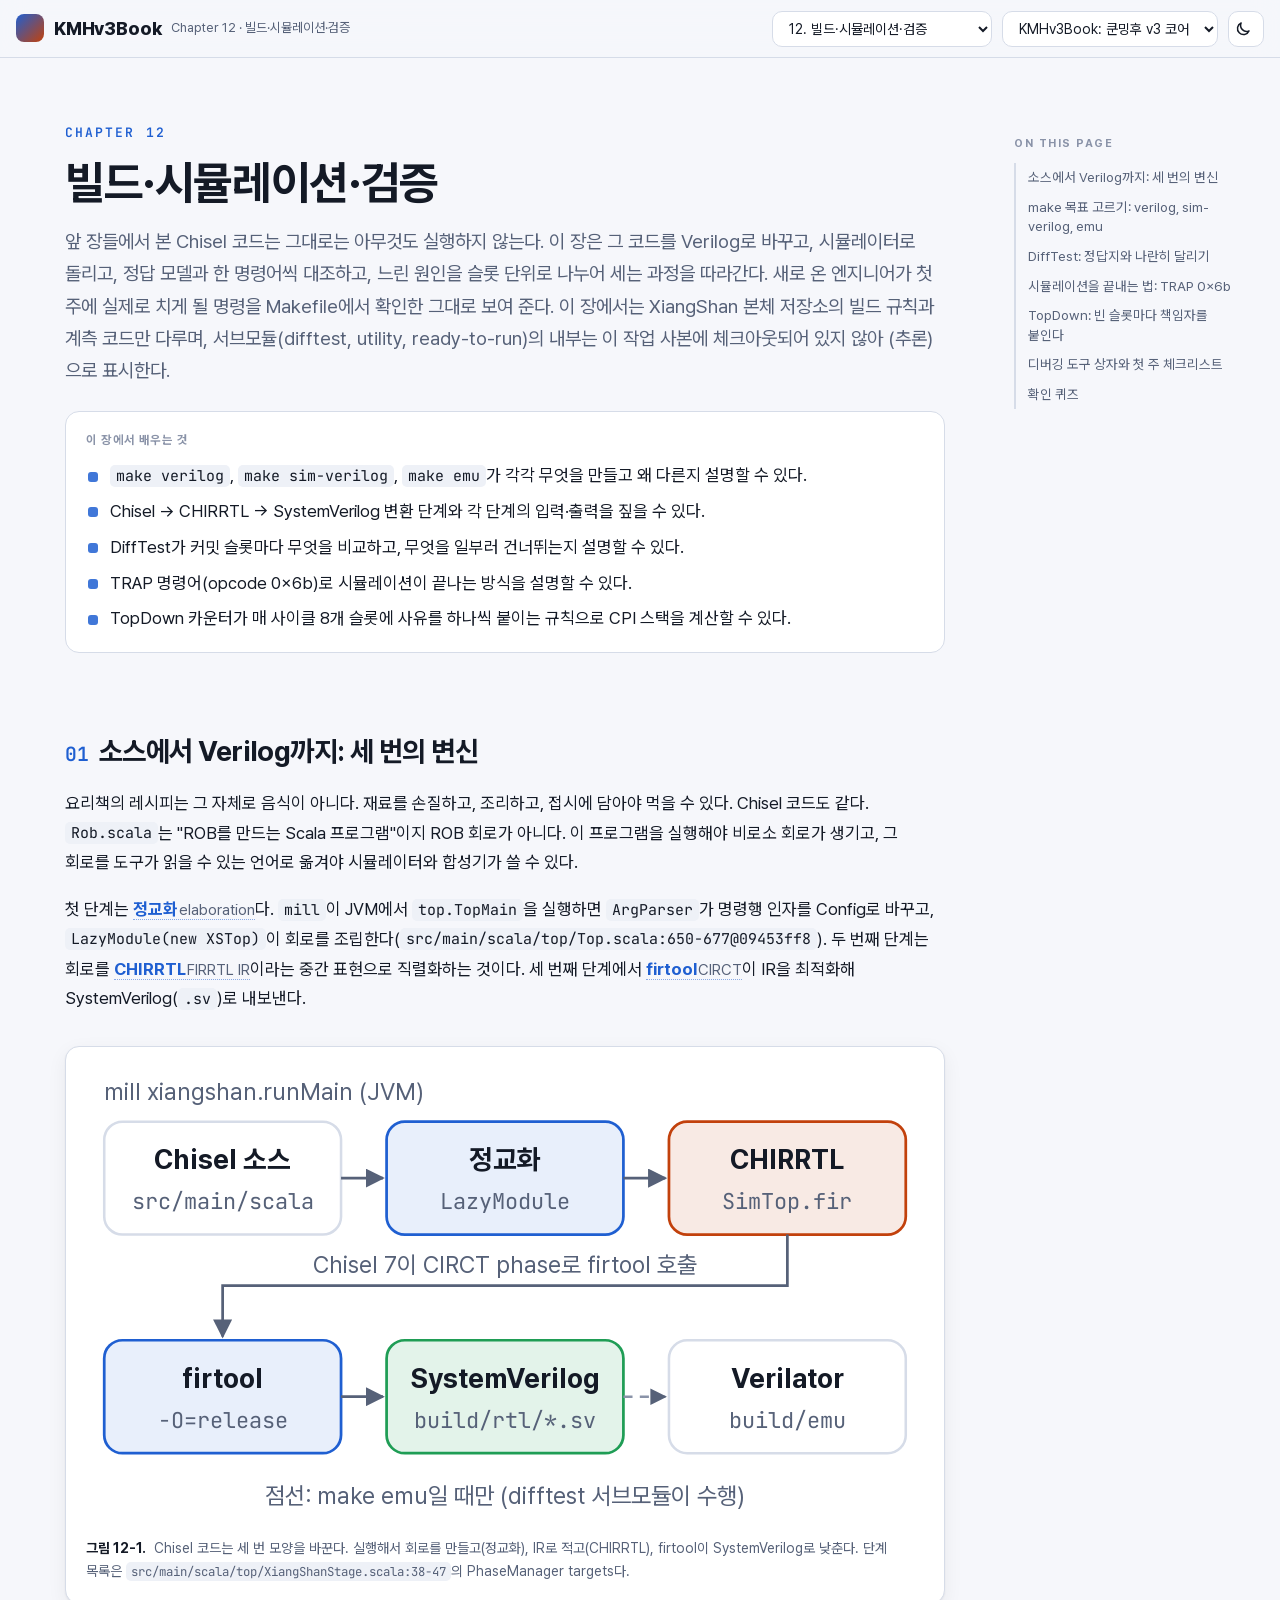
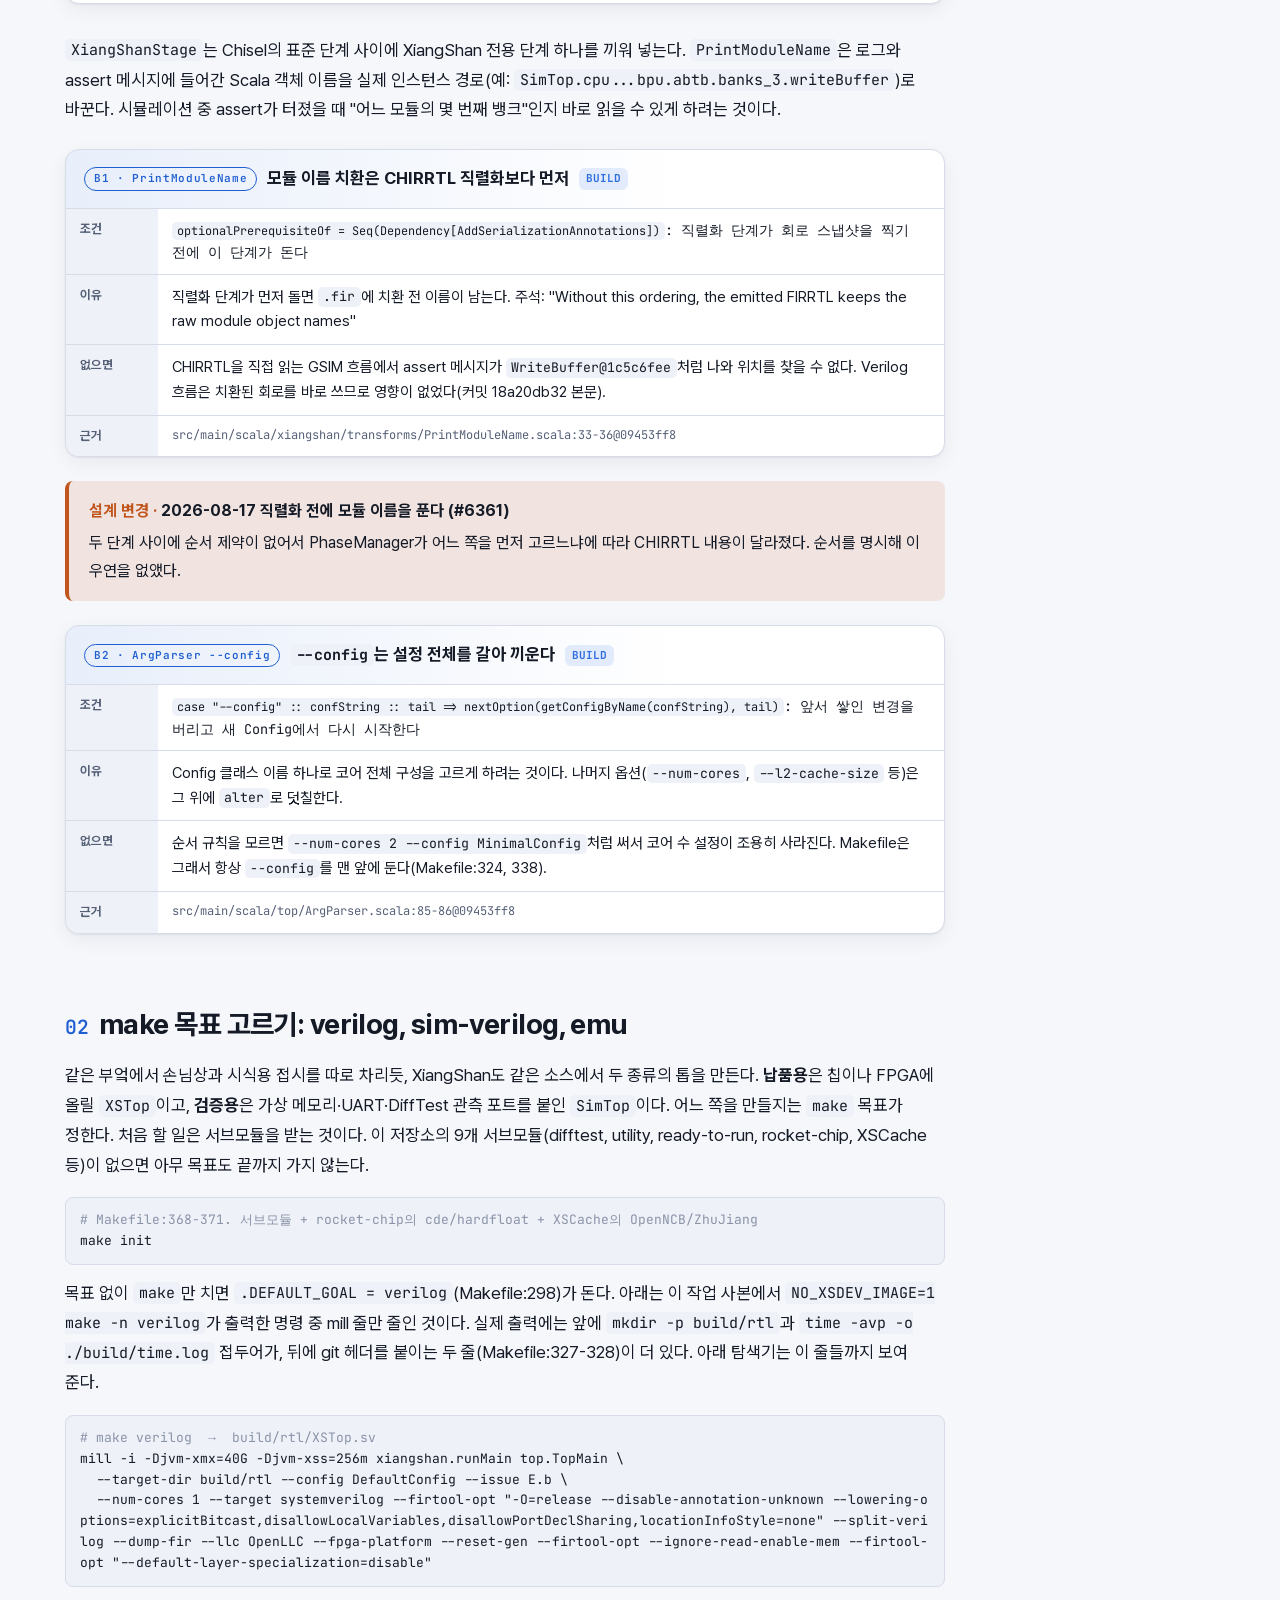
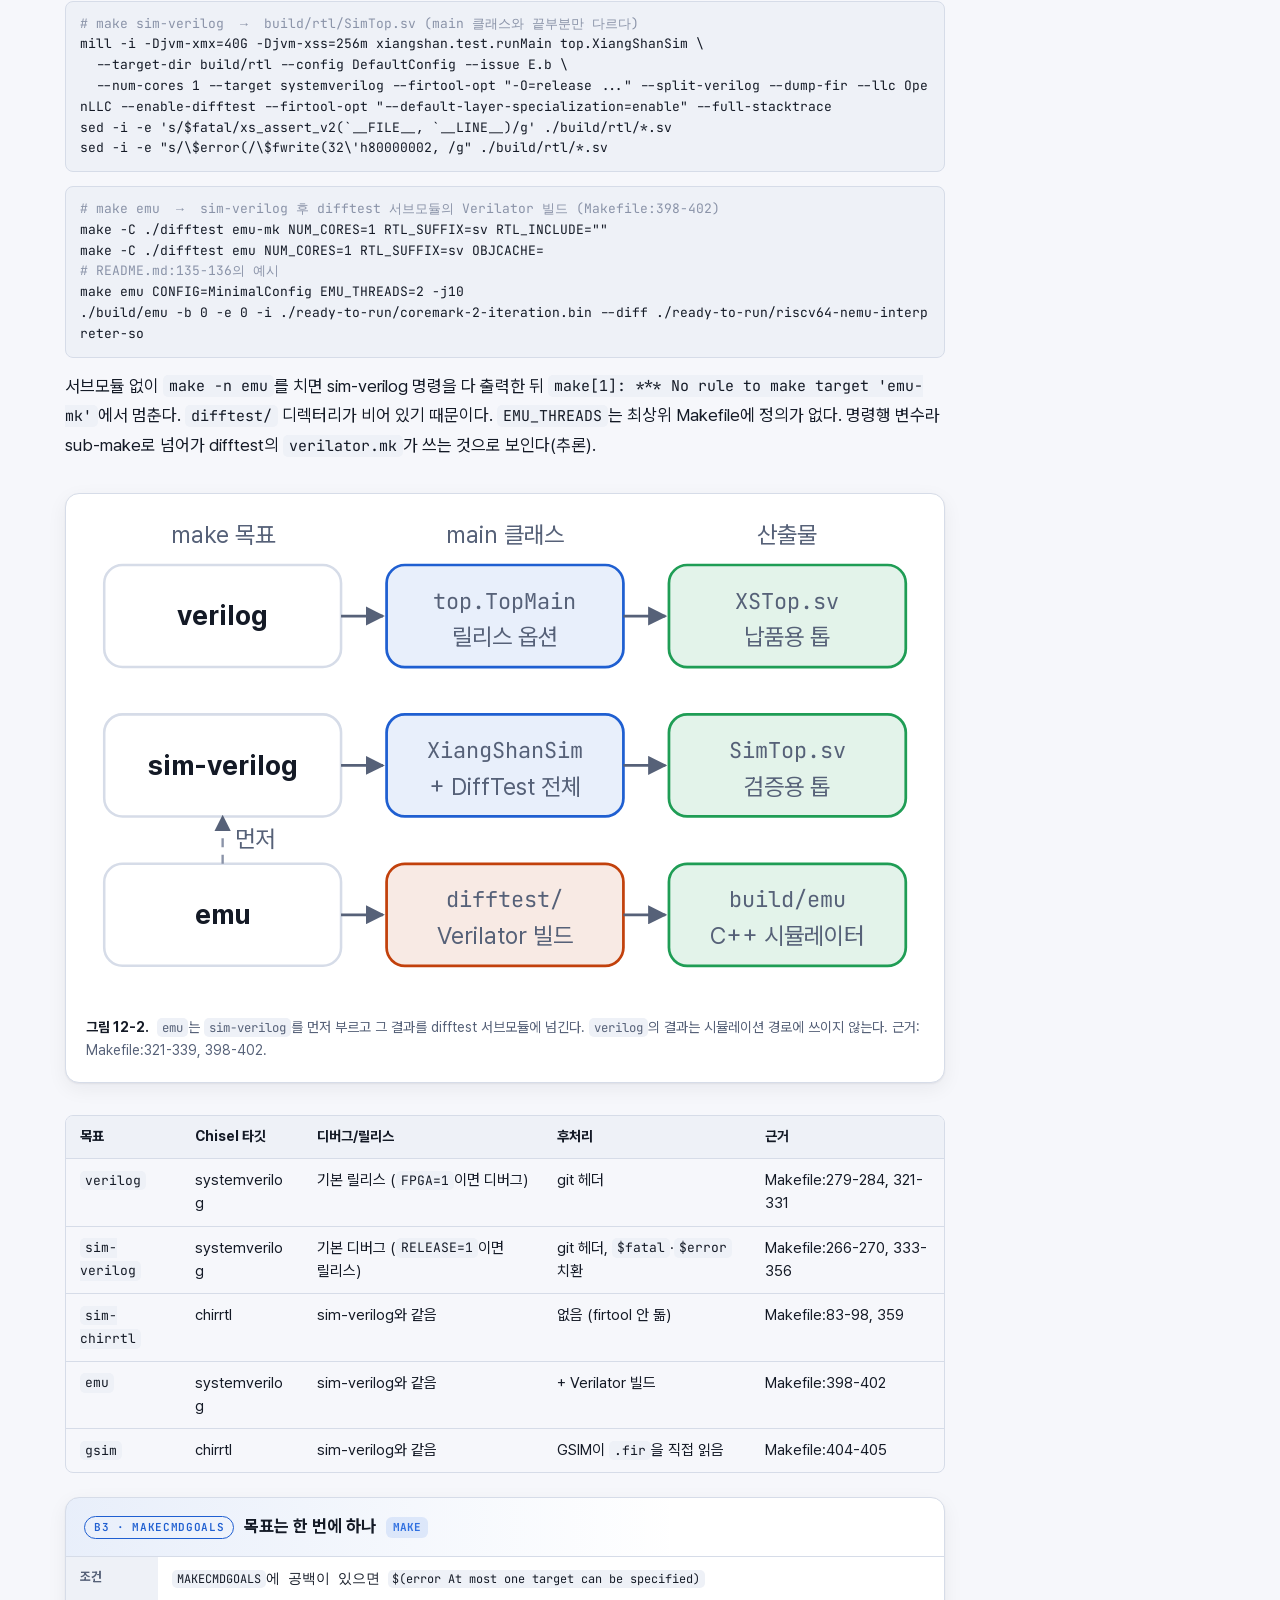
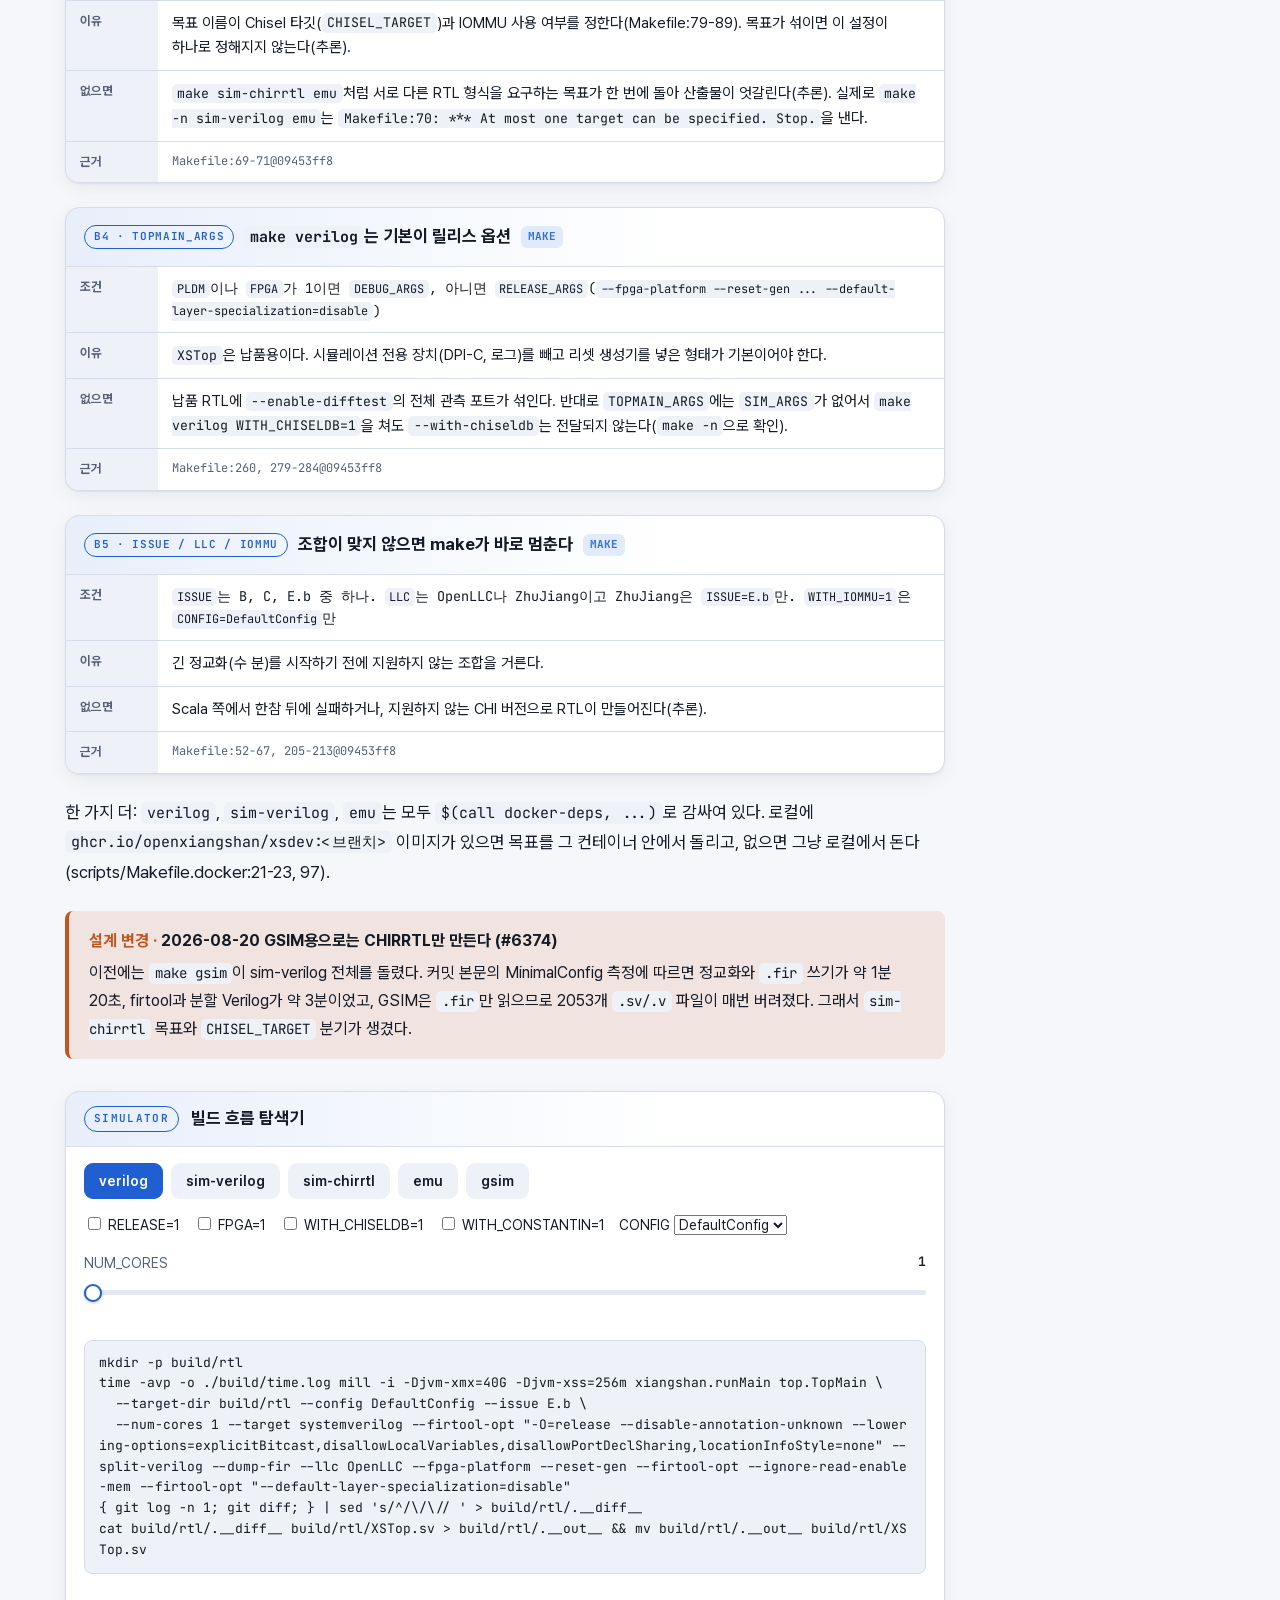
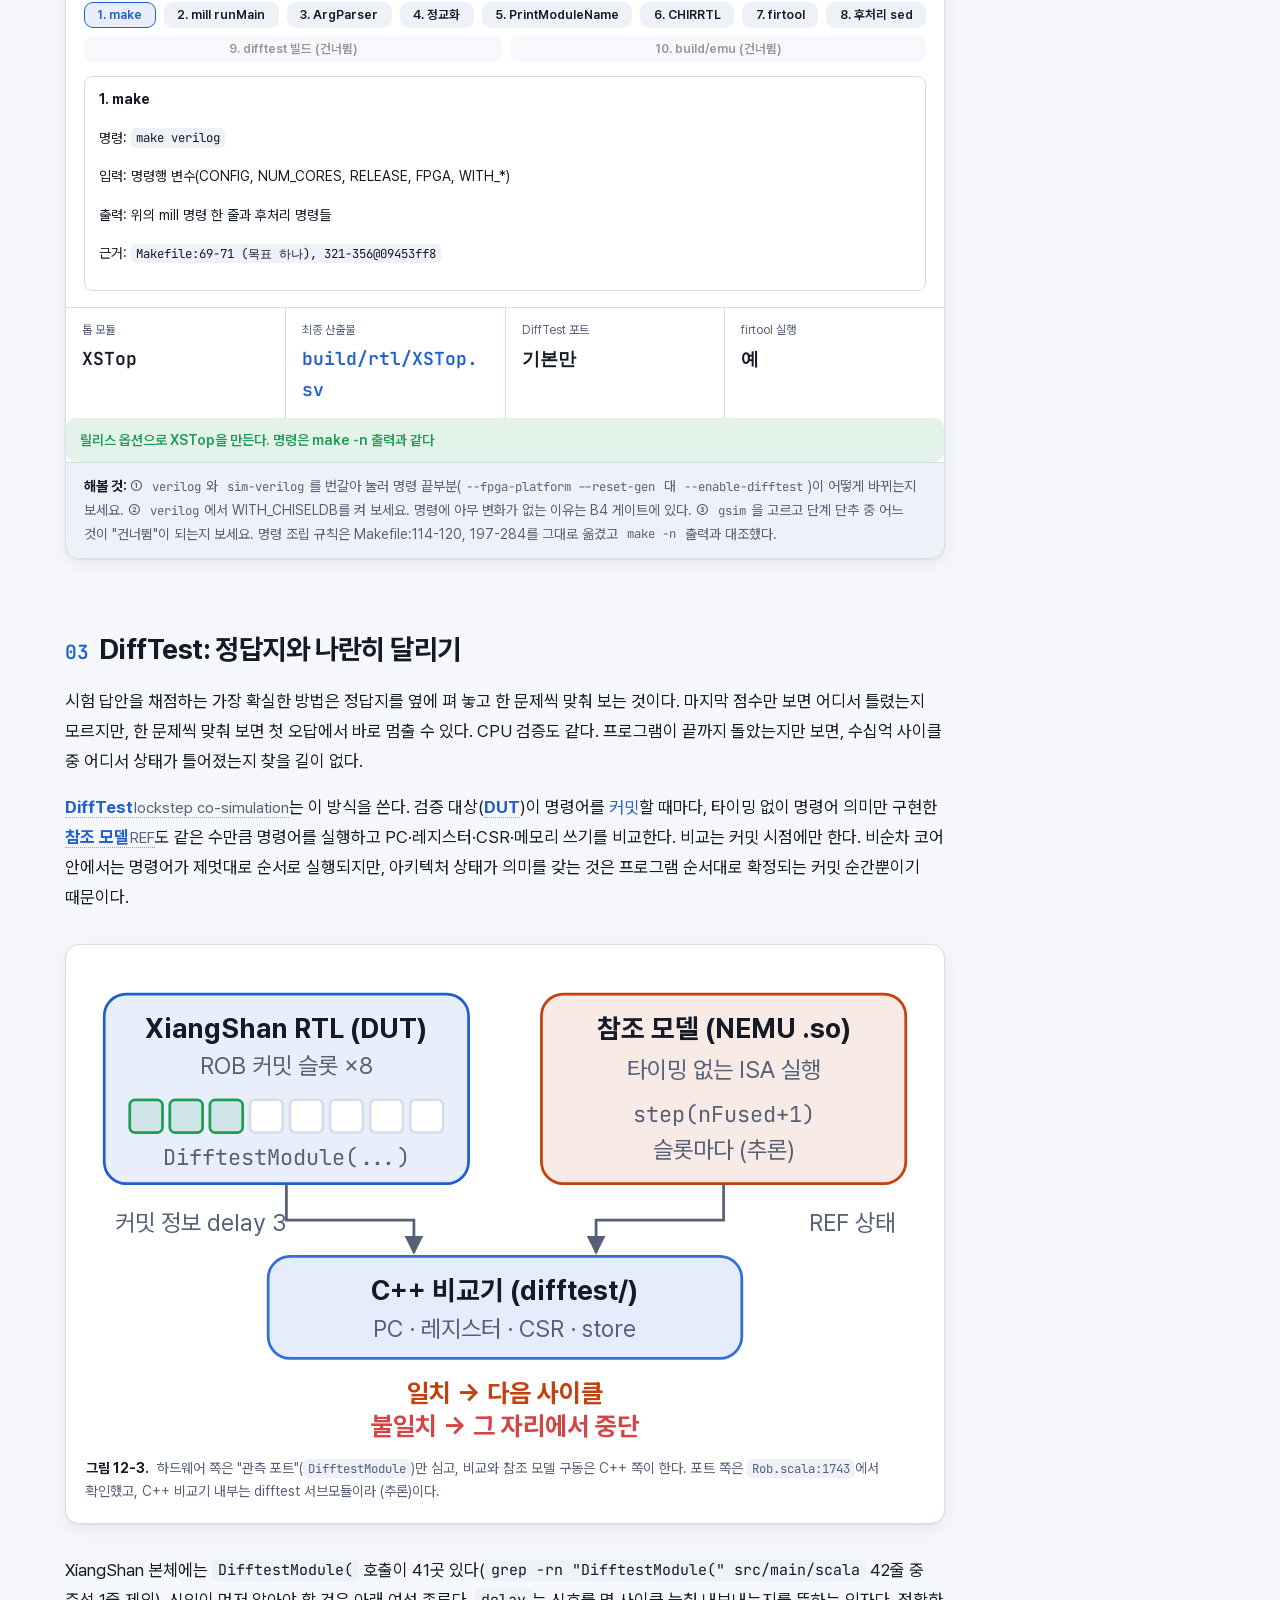
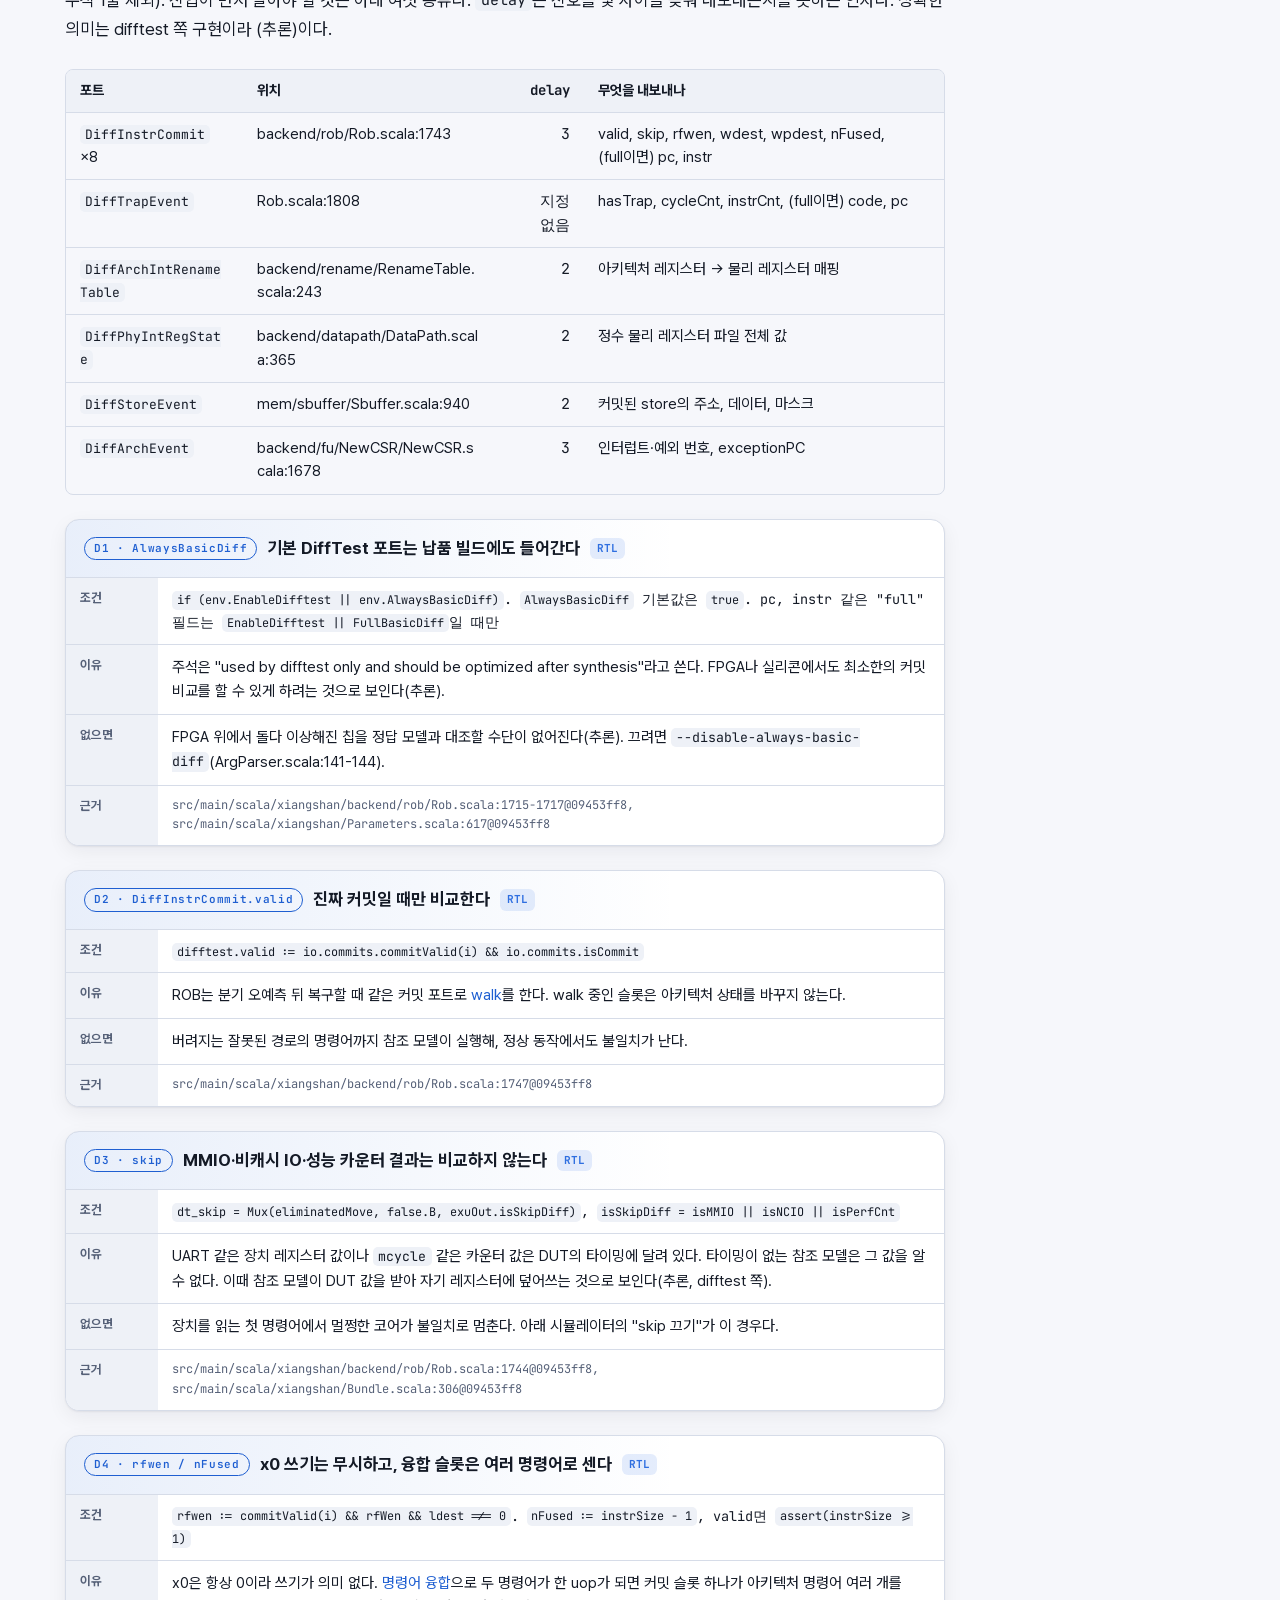
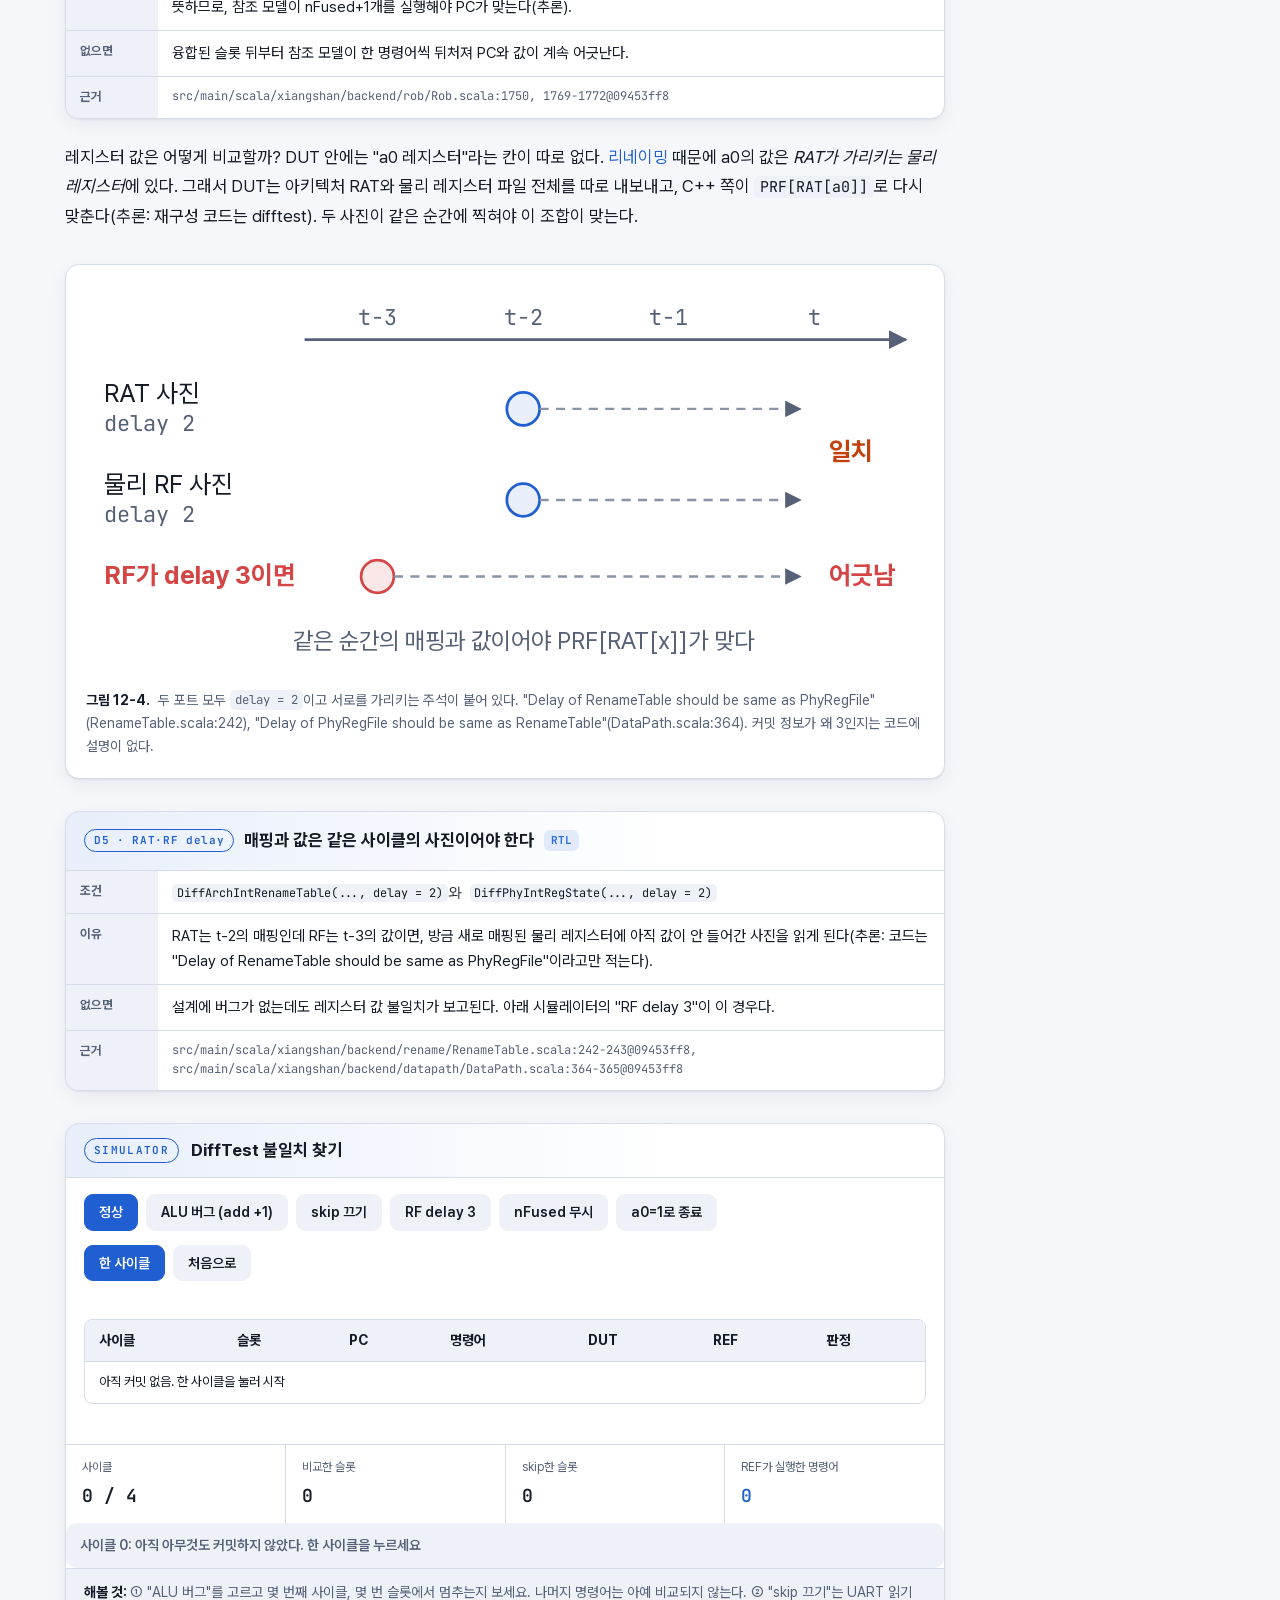
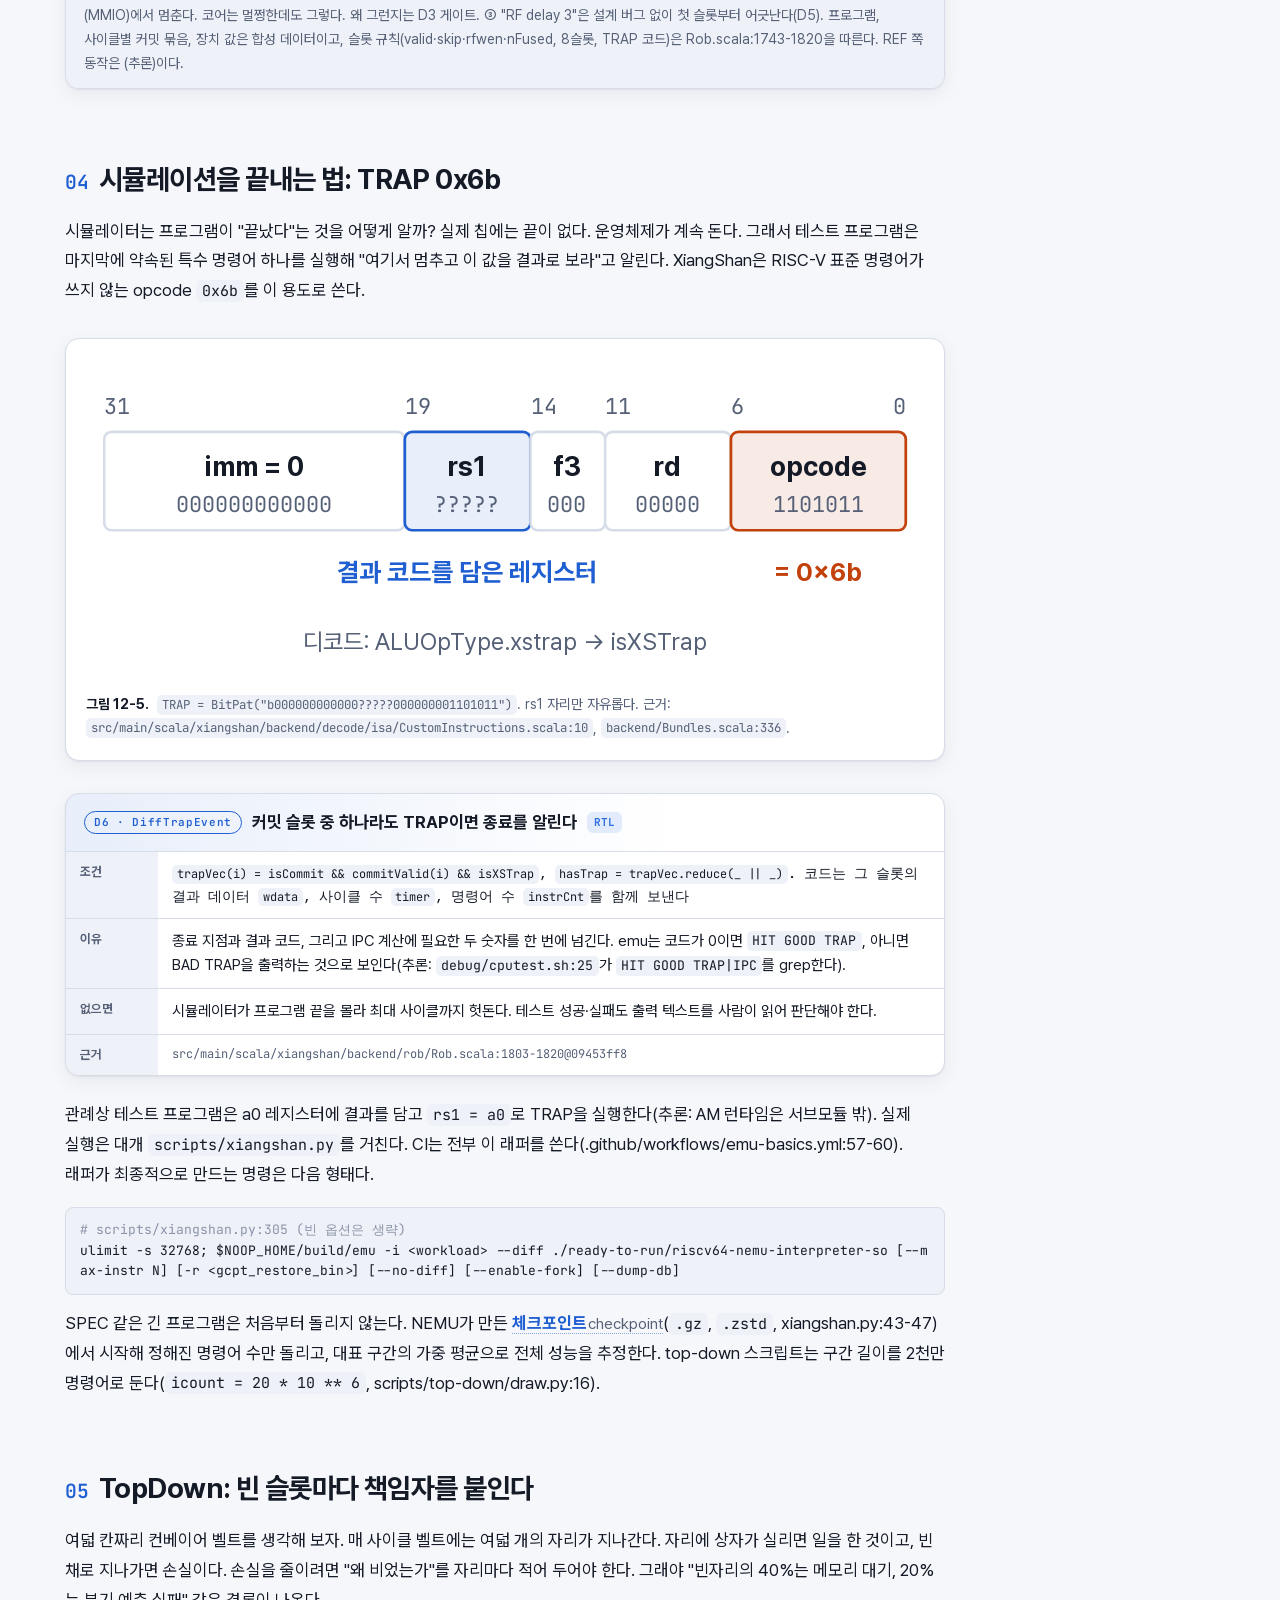
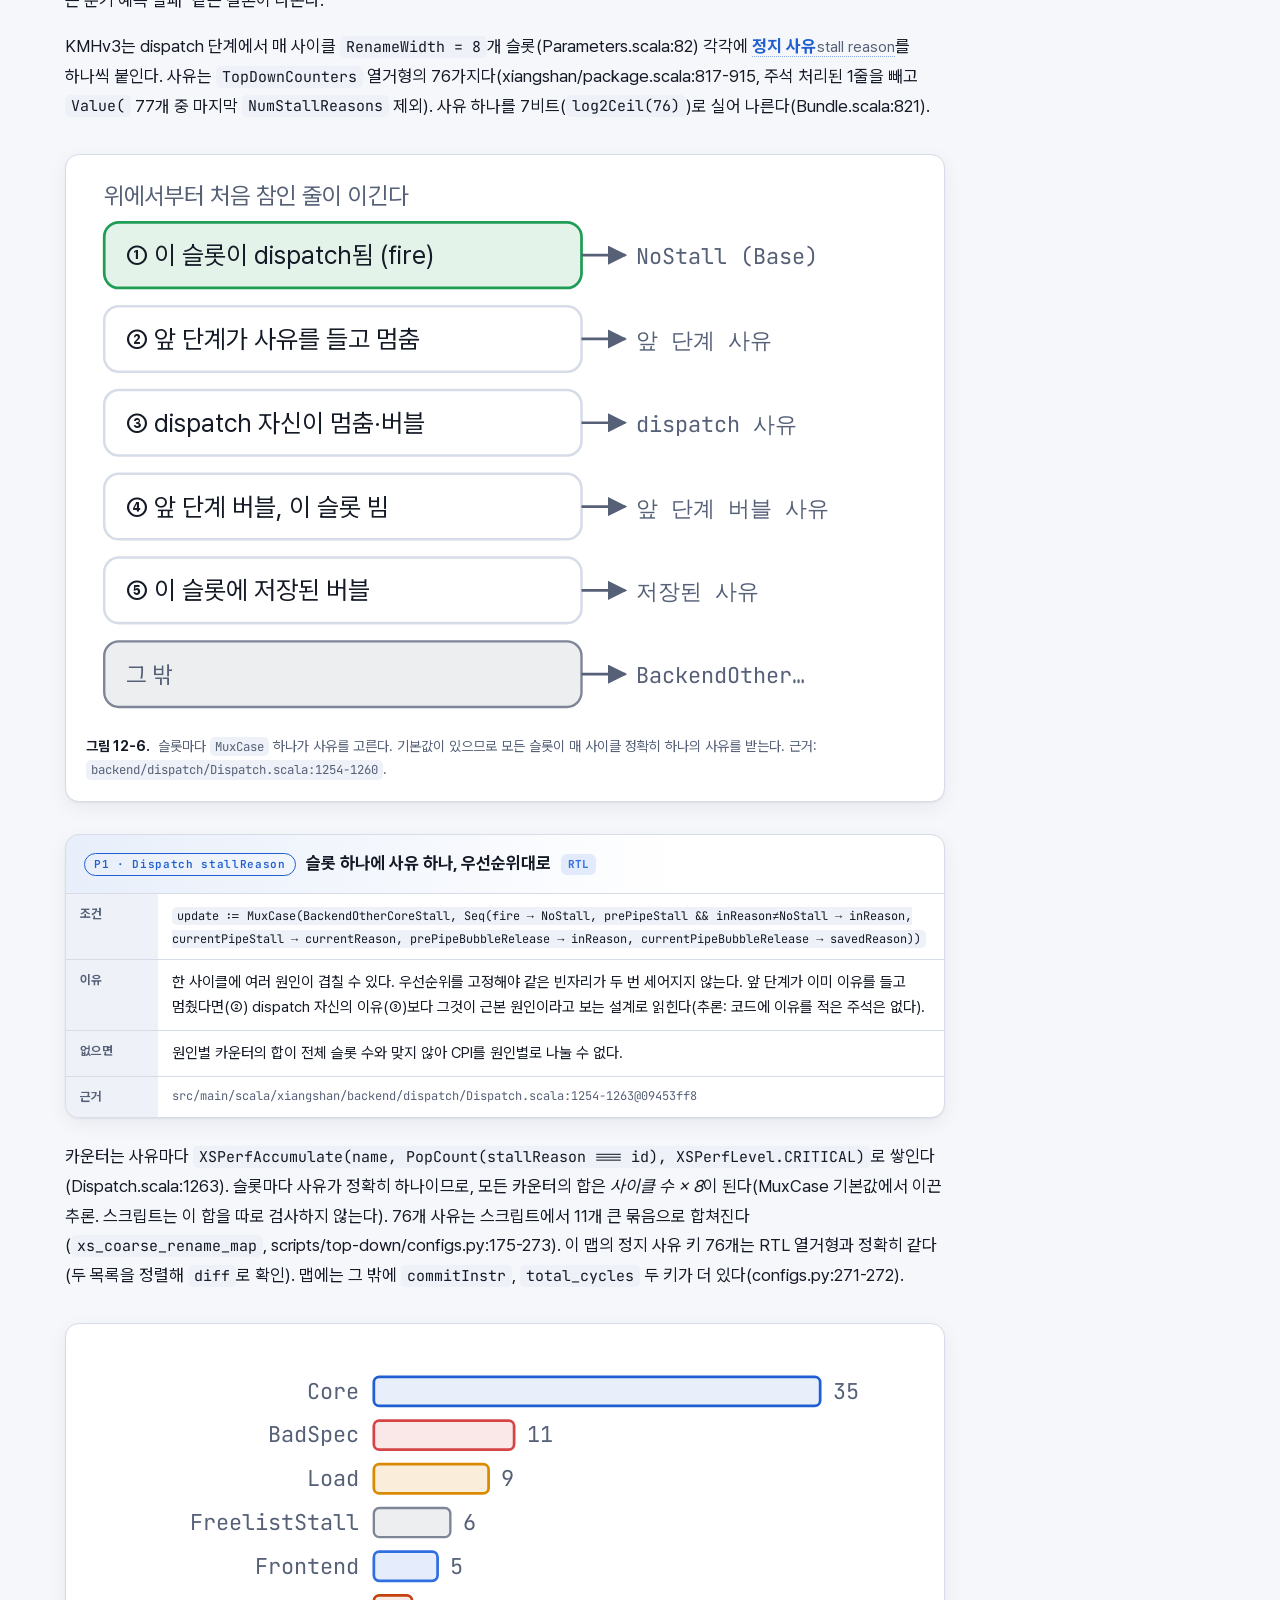
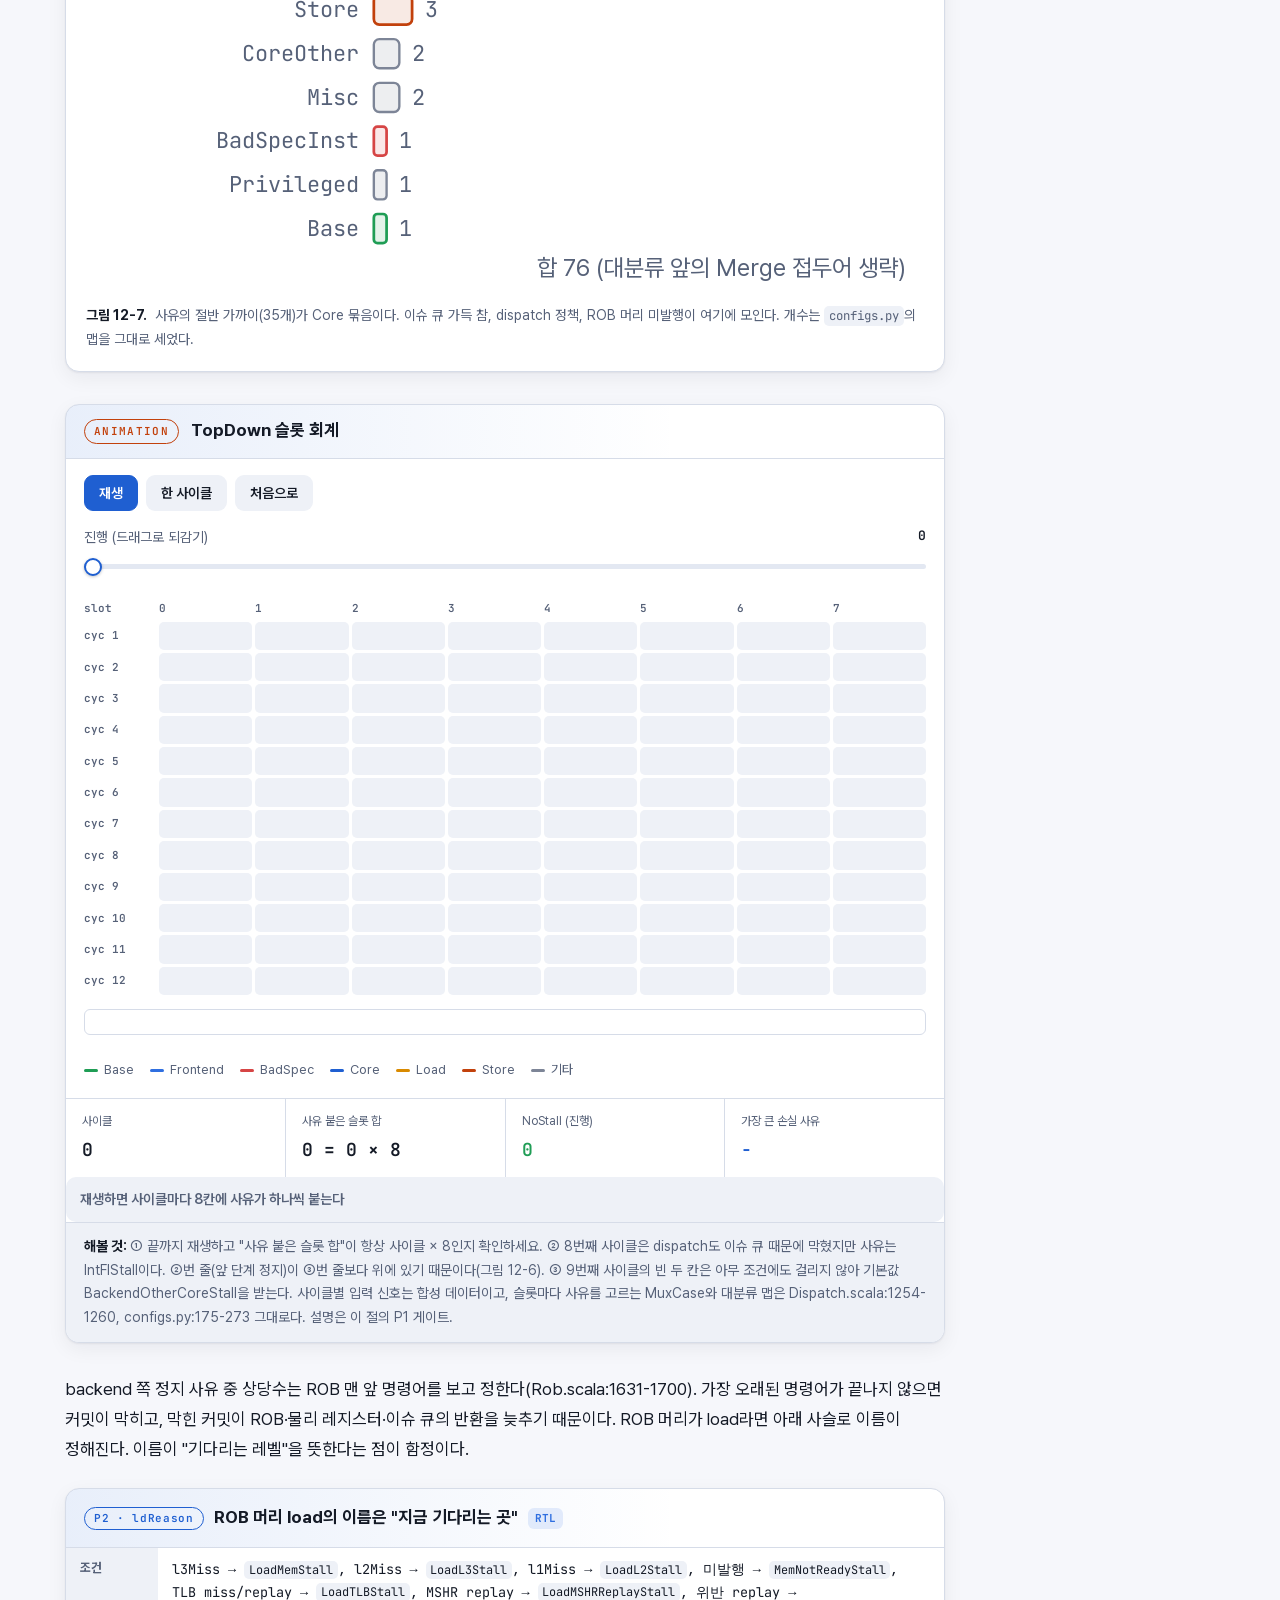
<file: ch12-verify.html>
<!doctype html>
<html lang="ko" data-book="kmhv3">
<head>
<meta charset="utf-8">
<meta name="viewport" content="width=device-width, initial-scale=1">
<title>KMHv3Book 12장: 빌드·시뮬레이션·검증</title>
<link rel="stylesheet" href="assets/book.css">
<script src="assets/book.js"></script>
<style>
pre.cmd { background: var(--surface); border: 1px solid var(--border); border-radius: var(--radius-sm); padding: 12px 14px; margin: 14px 0; font-family: var(--mono); font-size: 13px; line-height: 1.6; white-space: pre-wrap; word-break: break-all; overflow-wrap: anywhere; }
pre.cmd .c { color: var(--text-faint); }
.dt-table td, .dt-table th { font-size: 13px; padding: 5px 7px; }
.dt-table tr.cur td { background: var(--accent-soft); }
.slots { display: grid; grid-template-columns: 72px repeat(8, minmax(0, 1fr)); gap: 3px; font-family: var(--mono); font-size: 10.5px; }
.slots > b { font-weight: 600; color: var(--text-dim); font-size: 11px; align-self: center; white-space: nowrap; overflow: hidden; }
.slots > i { font-style: normal; padding: 5px 2px; border-radius: 5px; text-align: center; overflow: hidden; text-overflow: ellipsis; white-space: nowrap; background: var(--surface); color: var(--text-faint); }
.slots > b.cur { color: var(--accent); }
.k-base { background: var(--ok-soft) !important; color: var(--ok) !important; }
.k-fe { background: var(--code-soft) !important; color: var(--code) !important; }
.k-bs { background: var(--bad-soft) !important; color: var(--bad) !important; }
.k-core { background: var(--accent-soft) !important; color: var(--accent) !important; }
.k-ld { background: var(--warn-soft) !important; color: var(--warn) !important; }
.k-st { background: var(--accent-2-soft) !important; color: var(--accent-2) !important; }
.k-oth { background: var(--grey-soft) !important; color: var(--grey) !important; }
.stackbar { display: flex; height: 26px; border-radius: 6px; overflow: hidden; border: 1px solid var(--border); }
.stackbar > span { display: block; height: 100%; }
.detail { border: 1px solid var(--border); border-radius: var(--radius-sm); padding: 10px 14px; font-size: 14px; background: var(--bg-elev); }
.detail p { margin: 4px 0; }
.flags { display: flex; flex-wrap: wrap; gap: 4px 14px; font-size: 14px; }
#ld-pick { flex-wrap: wrap; } #ld-pick button { white-space: nowrap; padding: 5px 9px; }
.wk { border: 1px solid var(--border); border-radius: var(--radius); padding: 16px 18px; background: var(--bg-elev); }
</style>
</head>
<body data-chapter="ch12">
<div class="page">
<main class="chapter">

<div class="chapter-hero">
  <div class="eyebrow">Chapter 12</div>
  <h1>빌드·시뮬레이션·검증</h1>
  <p class="lead">앞 장들에서 본 Chisel 코드는 그대로는 아무것도 실행하지 않는다. 이 장은 그 코드를 Verilog로 바꾸고, 시뮬레이터로 돌리고, 정답 모델과 한 명령어씩 대조하고, 느린 원인을 슬롯 단위로 나누어 세는 과정을 따라간다. 새로 온 엔지니어가 첫 주에 실제로 치게 될 명령을 Makefile에서 확인한 그대로 보여 준다. 이 장에서는 XiangShan 본체 저장소의 빌드 규칙과 계측 코드만 다루며, 서브모듈(difftest, utility, ready-to-run)의 내부는 이 작업 사본에 체크아웃되어 있지 않아 (추론)으로 표시한다.</p>
  <ul class="objectives">
    <li><code>make verilog</code>, <code>make sim-verilog</code>, <code>make emu</code>가 각각 무엇을 만들고 왜 다른지 설명할 수 있다.</li>
    <li>Chisel → CHIRRTL → SystemVerilog 변환 단계와 각 단계의 입력·출력을 짚을 수 있다.</li>
    <li>DiffTest가 커밋 슬롯마다 무엇을 비교하고, 무엇을 일부러 건너뛰는지 설명할 수 있다.</li>
    <li>TRAP 명령어(opcode 0x6b)로 시뮬레이션이 끝나는 방식을 설명할 수 있다.</li>
    <li>TopDown 카운터가 매 사이클 8개 슬롯에 사유를 하나씩 붙이는 규칙으로 CPI 스택을 계산할 수 있다.</li>
  </ul>
</div>

<section id="sec-flow">
  <h2>소스에서 Verilog까지: 세 번의 변신</h2>
  <p>요리책의 레시피는 그 자체로 음식이 아니다. 재료를 손질하고, 조리하고, 접시에 담아야 먹을 수 있다. Chisel 코드도 같다. <code>Rob.scala</code>는 "ROB를 만드는 Scala 프로그램"이지 ROB 회로가 아니다. 이 프로그램을 실행해야 비로소 회로가 생기고, 그 회로를 도구가 읽을 수 있는 언어로 옮겨야 시뮬레이터와 합성기가 쓸 수 있다.</p>
  <p>첫 단계는 <span class="term" data-def="Scala 프로그램을 실행해 Config 값이 모두 정해진 구체적인 회로 그래프를 만드는 단계. RobSize=352 같은 값이 이때 고정된다.">정교화<span class="en">elaboration</span></span>다. <code>mill</code>이 JVM에서 <code>top.TopMain</code>을 실행하면 <code>ArgParser</code>가 명령행 인자를 Config로 바꾸고, <code>LazyModule(new XSTop)</code>이 회로를 조립한다(<code>src/main/scala/top/Top.scala:650-677@09453ff8</code>). 두 번째 단계는 회로를 <span class="term" data-def="Chisel이 내보내는 중간 표현(IR). 컴파일러의 IR처럼 고수준 형태에서 점점 낮춰 간다. 파일 확장자는 .fir.">CHIRRTL<span class="en">FIRRTL IR</span></span>이라는 중간 표현으로 직렬화하는 것이다. 세 번째 단계에서 <span class="term" data-def="LLVM 계열의 하드웨어 컴파일러 CIRCT의 실행 파일. FIRRTL을 최적화해 SystemVerilog를 낸다. Chisel 7은 이것을 내부에서 호출한다.">firtool<span class="en">CIRCT</span></span>이 IR을 최적화해 SystemVerilog(<code>.sv</code>)로 내보낸다.</p>

  <figure class="diagram">
    <svg viewBox="0 0 460 250" role="img" aria-label="Chisel 소스에서 정교화, CHIRRTL, firtool, SystemVerilog, Verilator 실행 파일까지의 흐름">
      <defs><marker id="m12-1" viewBox="0 0 10 10" refX="9" refY="5" markerWidth="7" markerHeight="7" orient="auto"><path d="M0,0 L10,5 L0,10 z" fill="var(--text-dim)"/></marker></defs>
      <text x="10" y="18" class="lbl-dim">mill xiangshan.runMain (JVM)</text>
      <rect class="box" x="10" y="30" width="130" height="62" rx="10"/>
      <text x="75" y="56" text-anchor="middle" class="lbl-b">Chisel 소스</text>
      <text x="75" y="78" text-anchor="middle" class="lbl-mono">src/main/scala</text>
      <line class="ln" x1="140" y1="61" x2="163" y2="61" marker-end="url(#m12-1)"/>
      <rect class="box-acc" x="165" y="30" width="130" height="62" rx="10"/>
      <text x="230" y="56" text-anchor="middle" class="lbl-b">정교화</text>
      <text x="230" y="78" text-anchor="middle" class="lbl-mono">LazyModule</text>
      <line class="ln" x1="295" y1="61" x2="318" y2="61" marker-end="url(#m12-1)"/>
      <rect class="box-2" x="320" y="30" width="130" height="62" rx="10"/>
      <text x="385" y="56" text-anchor="middle" class="lbl-b">CHIRRTL</text>
      <text x="385" y="78" text-anchor="middle" class="lbl-mono">SimTop.fir</text>
      <path class="ln" d="M385,92 L385,120 L75,120 L75,148" fill="none" marker-end="url(#m12-1)"/>
      <text x="230" y="113" text-anchor="middle" class="lbl-dim">Chisel 7이 CIRCT phase로 firtool 호출</text>
      <rect class="box-acc" x="10" y="150" width="130" height="62" rx="10"/>
      <text x="75" y="176" text-anchor="middle" class="lbl-b">firtool</text>
      <text x="75" y="198" text-anchor="middle" class="lbl-mono">-O=release</text>
      <line class="ln" x1="140" y1="181" x2="163" y2="181" marker-end="url(#m12-1)"/>
      <rect class="box-ok" x="165" y="150" width="130" height="62" rx="10"/>
      <text x="230" y="176" text-anchor="middle" class="lbl-b">SystemVerilog</text>
      <text x="230" y="198" text-anchor="middle" class="lbl-mono">build/rtl/*.sv</text>
      <line class="ln ln-dash" x1="295" y1="181" x2="318" y2="181" marker-end="url(#m12-1)"/>
      <rect class="box" x="320" y="150" width="130" height="62" rx="10"/>
      <text x="385" y="176" text-anchor="middle" class="lbl-b">Verilator</text>
      <text x="385" y="198" text-anchor="middle" class="lbl-mono">build/emu</text>
      <text x="230" y="240" text-anchor="middle" class="lbl-dim">점선: make emu일 때만 (difftest 서브모듈이 수행)</text>
    </svg>
    <figcaption>Chisel 코드는 세 번 모양을 바꾼다. 실행해서 회로를 만들고(정교화), IR로 적고(CHIRRTL), firtool이 SystemVerilog로 낮춘다. 단계 목록은 <code>src/main/scala/top/XiangShanStage.scala:38-47</code>의 PhaseManager targets다.</figcaption>
  </figure>

  <p><code>XiangShanStage</code>는 Chisel의 표준 단계 사이에 XiangShan 전용 단계 하나를 끼워 넣는다. <code>PrintModuleName</code>은 로그와 assert 메시지에 들어간 Scala 객체 이름을 실제 인스턴스 경로(예: <code>SimTop.cpu...bpu.abtb.banks_3.writeBuffer</code>)로 바꾼다. 시뮬레이션 중 assert가 터졌을 때 "어느 모듈의 몇 번째 뱅크"인지 바로 읽을 수 있게 하려는 것이다.</p>

  <div class="gate">
    <div class="gate-head"><span class="gate-id">B1 · PrintModuleName</span><h4>모듈 이름 치환은 CHIRRTL 직렬화보다 먼저</h4><span class="actor code">BUILD</span></div>
    <dl>
      <dt>조건</dt><dd class="cond"><code>optionalPrerequisiteOf = Seq(Dependency[AddSerializationAnnotations])</code>: 직렬화 단계가 회로 스냅샷을 찍기 전에 이 단계가 돈다</dd>
      <dt>이유</dt><dd class="why">직렬화 단계가 먼저 돌면 <code>.fir</code>에 치환 전 이름이 남는다. 주석: "Without this ordering, the emitted FIRRTL keeps the raw module object names"</dd>
      <dt>없으면</dt><dd>CHIRRTL을 직접 읽는 GSIM 흐름에서 assert 메시지가 <code>WriteBuffer@1c5c6fee</code>처럼 나와 위치를 찾을 수 없다. Verilog 흐름은 치환된 회로를 바로 쓰므로 영향이 없었다(커밋 18a20db32 본문).</dd>
      <dt>근거</dt><dd class="src">src/main/scala/xiangshan/transforms/PrintModuleName.scala:33-36@09453ff8</dd>
    </dl>
  </div>
  <div class="callout decision"><strong>2026-08-17 직렬화 전에 모듈 이름을 푼다 (#6361)</strong><p>두 단계 사이에 순서 제약이 없어서 PhaseManager가 어느 쪽을 먼저 고르느냐에 따라 CHIRRTL 내용이 달라졌다. 순서를 명시해 이 우연을 없앴다.</p></div>

  <div class="gate">
    <div class="gate-head"><span class="gate-id">B2 · ArgParser --config</span><h4><code>--config</code>는 설정 전체를 갈아 끼운다</h4><span class="actor code">BUILD</span></div>
    <dl>
      <dt>조건</dt><dd class="cond"><code>case "--config" :: confString :: tail =&gt; nextOption(getConfigByName(confString), tail)</code>: 앞서 쌓인 변경을 버리고 새 Config에서 다시 시작한다</dd>
      <dt>이유</dt><dd class="why">Config 클래스 이름 하나로 코어 전체 구성을 고르게 하려는 것이다. 나머지 옵션(<code>--num-cores</code>, <code>--l2-cache-size</code> 등)은 그 위에 <code>alter</code>로 덧칠한다.</dd>
      <dt>없으면</dt><dd>순서 규칙을 모르면 <code>--num-cores 2 --config MinimalConfig</code>처럼 써서 코어 수 설정이 조용히 사라진다. Makefile은 그래서 항상 <code>--config</code>를 맨 앞에 둔다(Makefile:324, 338).</dd>
      <dt>근거</dt><dd class="src">src/main/scala/top/ArgParser.scala:85-86@09453ff8</dd>
    </dl>
  </div>
</section>

<section id="sec-make">
  <h2>make 목표 고르기: verilog, sim-verilog, emu</h2>
  <p>같은 부엌에서 손님상과 시식용 접시를 따로 차리듯, XiangShan도 같은 소스에서 두 종류의 톱을 만든다. <strong>납품용</strong>은 칩이나 FPGA에 올릴 <code>XSTop</code>이고, <strong>검증용</strong>은 가상 메모리·UART·DiffTest 관측 포트를 붙인 <code>SimTop</code>이다. 어느 쪽을 만들지는 <code>make</code> 목표가 정한다. 처음 할 일은 서브모듈을 받는 것이다. 이 저장소의 9개 서브모듈(difftest, utility, ready-to-run, rocket-chip, XSCache 등)이 없으면 아무 목표도 끝까지 가지 않는다.</p>
<pre class="cmd"><span class="c"># Makefile:368-371. 서브모듈 + rocket-chip의 cde/hardfloat + XSCache의 OpenNCB/ZhuJiang</span>
make init</pre>
  <p>목표 없이 <code>make</code>만 치면 <code>.DEFAULT_GOAL = verilog</code>(Makefile:298)가 돈다. 아래는 이 작업 사본에서 <code>NO_XSDEV_IMAGE=1 make -n verilog</code>가 출력한 명령 중 mill 줄만 줄인 것이다. 실제 출력에는 앞에 <code>mkdir -p build/rtl</code>과 <code>time -avp -o ./build/time.log</code> 접두어가, 뒤에 git 헤더를 붙이는 두 줄(Makefile:327-328)이 더 있다. 아래 탐색기는 이 줄들까지 보여 준다.</p>
<pre class="cmd"><span class="c"># make verilog  →  build/rtl/XSTop.sv</span>
mill -i -Djvm-xmx=40G -Djvm-xss=256m xiangshan.runMain top.TopMain \
  --target-dir build/rtl --config DefaultConfig --issue E.b \
  --num-cores 1 --target systemverilog --firtool-opt "-O=release --disable-annotation-unknown --lowering-options=explicitBitcast,disallowLocalVariables,disallowPortDeclSharing,locationInfoStyle=none" --split-verilog --dump-fir --llc OpenLLC --fpga-platform --reset-gen --firtool-opt --ignore-read-enable-mem --firtool-opt "--default-layer-specialization=disable"</pre>
<pre class="cmd"><span class="c"># make sim-verilog  →  build/rtl/SimTop.sv (main 클래스와 끝부분만 다르다)</span>
mill -i -Djvm-xmx=40G -Djvm-xss=256m xiangshan.test.runMain top.XiangShanSim \
  --target-dir build/rtl --config DefaultConfig --issue E.b \
  --num-cores 1 --target systemverilog --firtool-opt "-O=release ..." --split-verilog --dump-fir --llc OpenLLC --enable-difftest --firtool-opt "--default-layer-specialization=enable" --full-stacktrace
sed -i -e 's/$fatal/xs_assert_v2(`__FILE__, `__LINE__)/g' ./build/rtl/*.sv
sed -i -e "s/\$error(/\$fwrite(32\'h80000002, /g" ./build/rtl/*.sv</pre>
<pre class="cmd"><span class="c"># make emu  →  sim-verilog 후 difftest 서브모듈의 Verilator 빌드 (Makefile:398-402)</span>
make -C ./difftest emu-mk NUM_CORES=1 RTL_SUFFIX=sv RTL_INCLUDE=""
make -C ./difftest emu NUM_CORES=1 RTL_SUFFIX=sv OBJCACHE=
<span class="c"># README.md:135-136의 예시</span>
make emu CONFIG=MinimalConfig EMU_THREADS=2 -j10
./build/emu -b 0 -e 0 -i ./ready-to-run/coremark-2-iteration.bin --diff ./ready-to-run/riscv64-nemu-interpreter-so</pre>
  <p>서브모듈 없이 <code>make -n emu</code>를 치면 sim-verilog 명령을 다 출력한 뒤 <code>make[1]: *** No rule to make target 'emu-mk'</code>에서 멈춘다. <code>difftest/</code> 디렉터리가 비어 있기 때문이다. <code>EMU_THREADS</code>는 최상위 Makefile에 정의가 없다. 명령행 변수라 sub-make로 넘어가 difftest의 <code>verilator.mk</code>가 쓰는 것으로 보인다(추론).</p>

  <figure class="diagram">
    <svg viewBox="0 0 460 268" role="img" aria-label="세 make 목표가 각각 어떤 main 클래스를 거쳐 어떤 산출물을 내는지">
      <defs><marker id="m12-2" viewBox="0 0 10 10" refX="9" refY="5" markerWidth="7" markerHeight="7" orient="auto"><path d="M0,0 L10,5 L0,10 z" fill="var(--text-dim)"/></marker></defs>
      <text x="75" y="16" text-anchor="middle" class="lbl-dim">make 목표</text>
      <text x="230" y="16" text-anchor="middle" class="lbl-dim">main 클래스</text>
      <text x="385" y="16" text-anchor="middle" class="lbl-dim">산출물</text>
      <rect class="box" x="10" y="28" width="130" height="56" rx="10"/><text x="75" y="61" text-anchor="middle" class="lbl-b">verilog</text>
      <line class="ln" x1="140" y1="56" x2="163" y2="56" marker-end="url(#m12-2)"/>
      <rect class="box-acc" x="165" y="28" width="130" height="56" rx="10"/><text x="230" y="52" text-anchor="middle" class="lbl-mono">top.TopMain</text><text x="230" y="72" text-anchor="middle" class="lbl-dim">릴리스 옵션</text>
      <line class="ln" x1="295" y1="56" x2="318" y2="56" marker-end="url(#m12-2)"/>
      <rect class="box-ok" x="320" y="28" width="130" height="56" rx="10"/><text x="385" y="52" text-anchor="middle" class="lbl-mono">XSTop.sv</text><text x="385" y="72" text-anchor="middle" class="lbl-dim">납품용 톱</text>
      <rect class="box" x="10" y="110" width="130" height="56" rx="10"/><text x="75" y="143" text-anchor="middle" class="lbl-b">sim-verilog</text>
      <line class="ln" x1="140" y1="138" x2="163" y2="138" marker-end="url(#m12-2)"/>
      <rect class="box-acc" x="165" y="110" width="130" height="56" rx="10"/><text x="230" y="134" text-anchor="middle" class="lbl-mono">XiangShanSim</text><text x="230" y="154" text-anchor="middle" class="lbl-dim">+ DiffTest 전체</text>
      <line class="ln" x1="295" y1="138" x2="318" y2="138" marker-end="url(#m12-2)"/>
      <rect class="box-ok" x="320" y="110" width="130" height="56" rx="10"/><text x="385" y="134" text-anchor="middle" class="lbl-mono">SimTop.sv</text><text x="385" y="154" text-anchor="middle" class="lbl-dim">검증용 톱</text>
      <rect class="box" x="10" y="192" width="130" height="56" rx="10"/><text x="75" y="225" text-anchor="middle" class="lbl-b">emu</text>
      <path class="ln ln-dash" d="M75,192 L75,166" fill="none" marker-end="url(#m12-2)"/>
      <text x="82" y="183" class="lbl-dim">먼저</text>
      <line class="ln" x1="140" y1="220" x2="163" y2="220" marker-end="url(#m12-2)"/>
      <rect class="box-2" x="165" y="192" width="130" height="56" rx="10"/><text x="230" y="216" text-anchor="middle" class="lbl-mono">difftest/</text><text x="230" y="236" text-anchor="middle" class="lbl-dim">Verilator 빌드</text>
      <line class="ln" x1="295" y1="220" x2="318" y2="220" marker-end="url(#m12-2)"/>
      <rect class="box-ok" x="320" y="192" width="130" height="56" rx="10"/><text x="385" y="216" text-anchor="middle" class="lbl-mono">build/emu</text><text x="385" y="236" text-anchor="middle" class="lbl-dim">C++ 시뮬레이터</text>
    </svg>
    <figcaption><code>emu</code>는 <code>sim-verilog</code>를 먼저 부르고 그 결과를 difftest 서브모듈에 넘긴다. <code>verilog</code>의 결과는 시뮬레이션 경로에 쓰이지 않는다. 근거: Makefile:321-339, 398-402.</figcaption>
  </figure>

  <div class="table-wrap"><table class="data">
    <tr><th>목표</th><th>Chisel 타깃</th><th>디버그/릴리스</th><th>후처리</th><th>근거</th></tr>
    <tr><td><code>verilog</code></td><td>systemverilog</td><td>기본 릴리스 (<code>FPGA=1</code>이면 디버그)</td><td>git 헤더</td><td>Makefile:279-284, 321-331</td></tr>
    <tr><td><code>sim-verilog</code></td><td>systemverilog</td><td>기본 디버그 (<code>RELEASE=1</code>이면 릴리스)</td><td>git 헤더, <code>$fatal</code>·<code>$error</code> 치환</td><td>Makefile:266-270, 333-356</td></tr>
    <tr><td><code>sim-chirrtl</code></td><td>chirrtl</td><td>sim-verilog와 같음</td><td>없음 (firtool 안 돎)</td><td>Makefile:83-98, 359</td></tr>
    <tr><td><code>emu</code></td><td>systemverilog</td><td>sim-verilog와 같음</td><td>+ Verilator 빌드</td><td>Makefile:398-402</td></tr>
    <tr><td><code>gsim</code></td><td>chirrtl</td><td>sim-verilog와 같음</td><td>GSIM이 <code>.fir</code>을 직접 읽음</td><td>Makefile:404-405</td></tr>
  </table></div>

  <div class="gate">
    <div class="gate-head"><span class="gate-id">B3 · MAKECMDGOALS</span><h4>목표는 한 번에 하나</h4><span class="actor code">MAKE</span></div>
    <dl>
      <dt>조건</dt><dd class="cond"><code>MAKECMDGOALS</code>에 공백이 있으면 <code>$(error At most one target can be specified)</code></dd>
      <dt>이유</dt><dd class="why">목표 이름이 Chisel 타깃(<code>CHISEL_TARGET</code>)과 IOMMU 사용 여부를 정한다(Makefile:79-89). 목표가 섞이면 이 설정이 하나로 정해지지 않는다(추론).</dd>
      <dt>없으면</dt><dd><code>make sim-chirrtl emu</code>처럼 서로 다른 RTL 형식을 요구하는 목표가 한 번에 돌아 산출물이 엇갈린다(추론). 실제로 <code>make -n sim-verilog emu</code>는 <code>Makefile:70: *** At most one target can be specified.  Stop.</code>을 낸다.</dd>
      <dt>근거</dt><dd class="src">Makefile:69-71@09453ff8</dd>
    </dl>
  </div>
  <div class="gate">
    <div class="gate-head"><span class="gate-id">B4 · TOPMAIN_ARGS</span><h4><code>make verilog</code>는 기본이 릴리스 옵션</h4><span class="actor code">MAKE</span></div>
    <dl>
      <dt>조건</dt><dd class="cond"><code>PLDM</code>이나 <code>FPGA</code>가 1이면 <code>DEBUG_ARGS</code>, 아니면 <code>RELEASE_ARGS</code>(<code>--fpga-platform --reset-gen ... --default-layer-specialization=disable</code>)</dd>
      <dt>이유</dt><dd class="why"><code>XSTop</code>은 납품용이다. 시뮬레이션 전용 장치(DPI-C, 로그)를 빼고 리셋 생성기를 넣은 형태가 기본이어야 한다.</dd>
      <dt>없으면</dt><dd>납품 RTL에 <code>--enable-difftest</code>의 전체 관측 포트가 섞인다. 반대로 <code>TOPMAIN_ARGS</code>에는 <code>SIM_ARGS</code>가 없어서 <code>make verilog WITH_CHISELDB=1</code>을 쳐도 <code>--with-chiseldb</code>는 전달되지 않는다(<code>make -n</code>으로 확인).</dd>
      <dt>근거</dt><dd class="src">Makefile:260, 279-284@09453ff8</dd>
    </dl>
  </div>
  <div class="gate">
    <div class="gate-head"><span class="gate-id">B5 · ISSUE / LLC / IOMMU</span><h4>조합이 맞지 않으면 make가 바로 멈춘다</h4><span class="actor code">MAKE</span></div>
    <dl>
      <dt>조건</dt><dd class="cond"><code>ISSUE</code>는 B, C, E.b 중 하나. <code>LLC</code>는 OpenLLC나 ZhuJiang이고 ZhuJiang은 <code>ISSUE=E.b</code>만. <code>WITH_IOMMU=1</code>은 <code>CONFIG=DefaultConfig</code>만</dd>
      <dt>이유</dt><dd class="why">긴 정교화(수 분)를 시작하기 전에 지원하지 않는 조합을 거른다.</dd>
      <dt>없으면</dt><dd>Scala 쪽에서 한참 뒤에 실패하거나, 지원하지 않는 CHI 버전으로 RTL이 만들어진다(추론).</dd>
      <dt>근거</dt><dd class="src">Makefile:52-67, 205-213@09453ff8</dd>
    </dl>
  </div>
  <p>한 가지 더: <code>verilog</code>, <code>sim-verilog</code>, <code>emu</code>는 모두 <code>$(call docker-deps, ...)</code>로 감싸여 있다. 로컬에 <code>ghcr.io/openxiangshan/xsdev:&lt;브랜치&gt;</code> 이미지가 있으면 목표를 그 컨테이너 안에서 돌리고, 없으면 그냥 로컬에서 돈다(scripts/Makefile.docker:21-23, 97).</p>
  <div class="callout decision"><strong>2026-08-20 GSIM용으로는 CHIRRTL만 만든다 (#6374)</strong><p>이전에는 <code>make gsim</code>이 sim-verilog 전체를 돌렸다. 커밋 본문의 MinimalConfig 측정에 따르면 정교화와 <code>.fir</code> 쓰기가 약 1분 20초, firtool과 분할 Verilog가 약 3분이었고, GSIM은 <code>.fir</code>만 읽으므로 2053개 <code>.sv/.v</code> 파일이 매번 버려졌다. 그래서 <code>sim-chirrtl</code> 목표와 <code>CHISEL_TARGET</code> 분기가 생겼다.</p></div>

  <div class="sim" id="sim-build">
    <div class="sim-head"><span class="sim-tag">Simulator</span><h3>빌드 흐름 탐색기</h3></div>
    <div class="sim-body">
      <div class="btn-row" id="bf-goals"><button class="btn primary" data-g="verilog">verilog</button><button class="btn" data-g="sim-verilog">sim-verilog</button><button class="btn" data-g="sim-chirrtl">sim-chirrtl</button><button class="btn" data-g="emu">emu</button><button class="btn" data-g="gsim">gsim</button></div>
      <div class="flags">
        <label><input type="checkbox" data-k="release"> RELEASE=1</label>
        <label><input type="checkbox" data-k="fpga"> FPGA=1</label>
        <label><input type="checkbox" data-k="chiseldb"> WITH_CHISELDB=1</label>
        <label><input type="checkbox" data-k="constantin"> WITH_CONSTANTIN=1</label>
        <label>CONFIG <select data-k="config"><option>DefaultConfig</option><option>MinimalConfig</option></select></label>
      </div>
      <div class="ctl"><label>NUM_CORES <output data-for="cores" data-fmt="int"></output></label><input type="range" data-k="cores" min="1" max="4" step="1" value="1"></div>
      <pre class="cmd" id="bf-cmd"></pre>
      <div class="btn-row" id="bf-steps"></div>
      <div class="detail" id="bf-detail"></div>
    </div>
    <div class="sim-readout">
      <div class="ro"><span>톱 모듈</span><b id="bf-top">-</b></div>
      <div class="ro"><span>최종 산출물</span><b id="bf-out" class="acc">-</b></div>
      <div class="ro"><span>DiffTest 포트</span><b id="bf-dt">-</b></div>
      <div class="ro"><span>firtool 실행</span><b id="bf-ft">-</b></div>
    </div>
    <div class="verdict grey" id="bf-verdict">목표를 고르면 Makefile 규칙대로 명령을 조립한다</div>
    <div class="sim-note">① <code>verilog</code>와 <code>sim-verilog</code>를 번갈아 눌러 명령 끝부분(<code>--fpga-platform --reset-gen</code> 대 <code>--enable-difftest</code>)이 어떻게 바뀌는지 보세요. ② <code>verilog</code>에서 WITH_CHISELDB를 켜 보세요. 명령에 아무 변화가 없는 이유는 B4 게이트에 있다. ③ <code>gsim</code>을 고르고 단계 단추 중 어느 것이 "건너뜀"이 되는지 보세요. 명령 조립 규칙은 Makefile:114-120, 197-284를 그대로 옮겼고 <code>make -n</code> 출력과 대조했다.</div>
  </div>
</section>

<section id="sec-difftest">
  <h2>DiffTest: 정답지와 나란히 달리기</h2>
  <p>시험 답안을 채점하는 가장 확실한 방법은 정답지를 옆에 펴 놓고 한 문제씩 맞춰 보는 것이다. 마지막 점수만 보면 어디서 틀렸는지 모르지만, 한 문제씩 맞춰 보면 첫 오답에서 바로 멈출 수 있다. CPU 검증도 같다. 프로그램이 끝까지 돌았는지만 보면, 수십억 사이클 중 어디서 상태가 틀어졌는지 찾을 길이 없다.</p>
  <p><span class="term" data-def="검증 대상 설계와 ISA만 정확히 구현한 참조 모델을 동시에 돌리며, 대상이 명령어를 커밋할 때마다 참조 모델도 같은 수만큼 실행해 아키텍처 상태를 비교하는 기법.">DiffTest<span class="en">lockstep co-simulation</span></span>는 이 방식을 쓴다. 검증 대상(<span class="term" data-def="Design Under Test. 여기서는 XiangShan RTL.">DUT</span>)이 명령어를 <a href="ch08-rob-redirect.html">커밋</a>할 때마다, 타이밍 없이 명령어 의미만 구현한 <span class="term" data-def="ISA 동작만 정확히 구현한 소프트웨어 시뮬레이터. XiangShan은 NEMU(기본)와 Spike를 공유 라이브러리(.so)로 연결한다.">참조 모델<span class="en">REF</span></span>도 같은 수만큼 명령어를 실행하고 PC·레지스터·CSR·메모리 쓰기를 비교한다. 비교는 커밋 시점에만 한다. 비순차 코어 안에서는 명령어가 제멋대로 순서로 실행되지만, 아키텍처 상태가 의미를 갖는 것은 프로그램 순서대로 확정되는 커밋 순간뿐이기 때문이다.</p>

  <figure class="diagram">
    <svg viewBox="0 0 460 262" role="img" aria-label="DUT의 8개 커밋 슬롯 정보와 참조 모델의 실행 결과를 C++ 비교기가 대조하는 구조">
      <defs><marker id="m12-3" viewBox="0 0 10 10" refX="9" refY="5" markerWidth="7" markerHeight="7" orient="auto"><path d="M0,0 L10,5 L0,10 z" fill="var(--text-dim)"/></marker></defs>
      <rect class="box-acc" x="10" y="16" width="200" height="104" rx="12"/>
      <text x="110" y="40" text-anchor="middle" class="lbl-b">XiangShan RTL (DUT)</text>
      <text x="110" y="60" text-anchor="middle" class="lbl-dim">ROB 커밋 슬롯 ×8</text>
      <g class="lbl-mono">
        <rect class="box-ok" x="24" y="74" width="18" height="18" rx="3"/><rect class="box-ok" x="46" y="74" width="18" height="18" rx="3"/><rect class="box-ok" x="68" y="74" width="18" height="18" rx="3"/><rect class="box" x="90" y="74" width="18" height="18" rx="3"/>
        <rect class="box" x="112" y="74" width="18" height="18" rx="3"/><rect class="box" x="134" y="74" width="18" height="18" rx="3"/><rect class="box" x="156" y="74" width="18" height="18" rx="3"/><rect class="box" x="178" y="74" width="18" height="18" rx="3"/>
      </g>
      <text x="110" y="110" text-anchor="middle" class="lbl-mono">DifftestModule(...)</text>
      <rect class="box-2" x="250" y="16" width="200" height="104" rx="12"/>
      <text x="350" y="40" text-anchor="middle" class="lbl-b">참조 모델 (NEMU .so)</text>
      <text x="350" y="62" text-anchor="middle" class="lbl-dim">타이밍 없는 ISA 실행</text>
      <text x="350" y="86" text-anchor="middle" class="lbl-mono">step(nFused+1)</text>
      <text x="350" y="106" text-anchor="middle" class="lbl-dim">슬롯마다 (추론)</text>
      <rect class="box-code" x="100" y="160" width="260" height="56" rx="12"/>
      <text x="230" y="184" text-anchor="middle" class="lbl-b">C++ 비교기 (difftest/)</text>
      <text x="230" y="204" text-anchor="middle" class="lbl-dim">PC · 레지스터 · CSR · store</text>
      <path class="ln" d="M110,120 L110,140 L180,140 L180,158" fill="none" marker-end="url(#m12-3)"/>
      <text x="16" y="146" class="lbl-dim">커밋 정보 delay 3</text>
      <path class="ln" d="M350,120 L350,140 L280,140 L280,158" fill="none" marker-end="url(#m12-3)"/>
      <text x="444" y="146" text-anchor="end" class="lbl-dim">REF 상태</text>
      <text x="230" y="240" text-anchor="middle" class="lbl-acc2">일치 → 다음 사이클</text>
      <text x="230" y="258" text-anchor="middle" class="lbl-bad">불일치 → 그 자리에서 중단</text>
    </svg>
    <figcaption>하드웨어 쪽은 "관측 포트"(<code>DifftestModule</code>)만 심고, 비교와 참조 모델 구동은 C++ 쪽이 한다. 포트 쪽은 <code>Rob.scala:1743</code>에서 확인했고, C++ 비교기 내부는 difftest 서브모듈이라 (추론)이다.</figcaption>
  </figure>

  <p>XiangShan 본체에는 <code>DifftestModule(</code> 호출이 41곳 있다(<code>grep -rn "DifftestModule(" src/main/scala</code> 42줄 중 주석 1줄 제외). 신입이 먼저 알아야 할 것은 아래 여섯 종류다. <code>delay</code>는 신호를 몇 사이클 늦춰 내보내는지를 뜻하는 인자다. 정확한 의미는 difftest 쪽 구현이라 (추론)이다.</p>
  <div class="table-wrap"><table class="data">
    <tr><th>포트</th><th>위치</th><th class="num">delay</th><th>무엇을 내보내나</th></tr>
    <tr><td><code>DiffInstrCommit</code> ×8</td><td>backend/rob/Rob.scala:1743</td><td class="num">3</td><td>valid, skip, rfwen, wdest, wpdest, nFused, (full이면) pc, instr</td></tr>
    <tr><td><code>DiffTrapEvent</code></td><td>Rob.scala:1808</td><td class="num">지정 없음</td><td>hasTrap, cycleCnt, instrCnt, (full이면) code, pc</td></tr>
    <tr><td><code>DiffArchIntRenameTable</code></td><td>backend/rename/RenameTable.scala:243</td><td class="num">2</td><td>아키텍처 레지스터 → 물리 레지스터 매핑</td></tr>
    <tr><td><code>DiffPhyIntRegState</code></td><td>backend/datapath/DataPath.scala:365</td><td class="num">2</td><td>정수 물리 레지스터 파일 전체 값</td></tr>
    <tr><td><code>DiffStoreEvent</code></td><td>mem/sbuffer/Sbuffer.scala:940</td><td class="num">2</td><td>커밋된 store의 주소, 데이터, 마스크</td></tr>
    <tr><td><code>DiffArchEvent</code></td><td>backend/fu/NewCSR/NewCSR.scala:1678</td><td class="num">3</td><td>인터럽트·예외 번호, exceptionPC</td></tr>
  </table></div>

  <div class="gate">
    <div class="gate-head"><span class="gate-id">D1 · AlwaysBasicDiff</span><h4>기본 DiffTest 포트는 납품 빌드에도 들어간다</h4><span class="actor code">RTL</span></div>
    <dl>
      <dt>조건</dt><dd class="cond"><code>if (env.EnableDifftest || env.AlwaysBasicDiff)</code>. <code>AlwaysBasicDiff</code> 기본값은 <code>true</code>. pc, instr 같은 "full" 필드는 <code>EnableDifftest || FullBasicDiff</code>일 때만</dd>
      <dt>이유</dt><dd class="why">주석은 "used by difftest only and should be optimized after synthesis"라고 쓴다. FPGA나 실리콘에서도 최소한의 커밋 비교를 할 수 있게 하려는 것으로 보인다(추론).</dd>
      <dt>없으면</dt><dd>FPGA 위에서 돌다 이상해진 칩을 정답 모델과 대조할 수단이 없어진다(추론). 끄려면 <code>--disable-always-basic-diff</code>(ArgParser.scala:141-144).</dd>
      <dt>근거</dt><dd class="src">src/main/scala/xiangshan/backend/rob/Rob.scala:1715-1717@09453ff8, src/main/scala/xiangshan/Parameters.scala:617@09453ff8</dd>
    </dl>
  </div>
  <div class="gate">
    <div class="gate-head"><span class="gate-id">D2 · DiffInstrCommit.valid</span><h4>진짜 커밋일 때만 비교한다</h4><span class="actor code">RTL</span></div>
    <dl>
      <dt>조건</dt><dd class="cond"><code>difftest.valid := io.commits.commitValid(i) &amp;&amp; io.commits.isCommit</code></dd>
      <dt>이유</dt><dd class="why">ROB는 분기 오예측 뒤 복구할 때 같은 커밋 포트로 <a href="ch08-rob-redirect.html">walk</a>를 한다. walk 중인 슬롯은 아키텍처 상태를 바꾸지 않는다.</dd>
      <dt>없으면</dt><dd>버려지는 잘못된 경로의 명령어까지 참조 모델이 실행해, 정상 동작에서도 불일치가 난다.</dd>
      <dt>근거</dt><dd class="src">src/main/scala/xiangshan/backend/rob/Rob.scala:1747@09453ff8</dd>
    </dl>
  </div>
  <div class="gate">
    <div class="gate-head"><span class="gate-id">D3 · skip</span><h4>MMIO·비캐시 IO·성능 카운터 결과는 비교하지 않는다</h4><span class="actor code">RTL</span></div>
    <dl>
      <dt>조건</dt><dd class="cond"><code>dt_skip = Mux(eliminatedMove, false.B, exuOut.isSkipDiff)</code>, <code>isSkipDiff = isMMIO || isNCIO || isPerfCnt</code></dd>
      <dt>이유</dt><dd class="why">UART 같은 장치 레지스터 값이나 <code>mcycle</code> 같은 카운터 값은 DUT의 타이밍에 달려 있다. 타이밍이 없는 참조 모델은 그 값을 알 수 없다. 이때 참조 모델이 DUT 값을 받아 자기 레지스터에 덮어쓰는 것으로 보인다(추론, difftest 쪽).</dd>
      <dt>없으면</dt><dd>장치를 읽는 첫 명령어에서 멀쩡한 코어가 불일치로 멈춘다. 아래 시뮬레이터의 "skip 끄기"가 이 경우다.</dd>
      <dt>근거</dt><dd class="src">src/main/scala/xiangshan/backend/rob/Rob.scala:1744@09453ff8, src/main/scala/xiangshan/Bundle.scala:306@09453ff8</dd>
    </dl>
  </div>
  <div class="gate">
    <div class="gate-head"><span class="gate-id">D4 · rfwen / nFused</span><h4>x0 쓰기는 무시하고, 융합 슬롯은 여러 명령어로 센다</h4><span class="actor code">RTL</span></div>
    <dl>
      <dt>조건</dt><dd class="cond"><code>rfwen := commitValid(i) &amp;&amp; rfWen &amp;&amp; ldest =/= 0</code>. <code>nFused := instrSize - 1</code>, valid면 <code>assert(instrSize &gt;= 1)</code></dd>
      <dt>이유</dt><dd class="why">x0은 항상 0이라 쓰기가 의미 없다. <a href="ch05-decode-rename.html">명령어 융합</a>으로 두 명령어가 한 uop가 되면 커밋 슬롯 하나가 아키텍처 명령어 여러 개를 뜻하므로, 참조 모델이 nFused+1개를 실행해야 PC가 맞는다(추론).</dd>
      <dt>없으면</dt><dd>융합된 슬롯 뒤부터 참조 모델이 한 명령어씩 뒤처져 PC와 값이 계속 어긋난다.</dd>
      <dt>근거</dt><dd class="src">src/main/scala/xiangshan/backend/rob/Rob.scala:1750, 1769-1772@09453ff8</dd>
    </dl>
  </div>

  <p>레지스터 값은 어떻게 비교할까? DUT 안에는 "a0 레지스터"라는 칸이 따로 없다. <a href="ch05-decode-rename.html">리네이밍</a> 때문에 a0의 값은 <em>RAT가 가리키는 물리 레지스터</em>에 있다. 그래서 DUT는 아키텍처 RAT와 물리 레지스터 파일 전체를 따로 내보내고, C++ 쪽이 <code>PRF[RAT[a0]]</code>로 다시 맞춘다(추론: 재구성 코드는 difftest). 두 사진이 같은 순간에 찍혀야 이 조합이 맞는다.</p>

  <figure class="diagram">
    <svg viewBox="0 0 460 214" role="img" aria-label="RAT와 물리 레지스터 파일을 같은 사이클에 찍어야 PRF[RAT[x]]가 맞는다는 시간축 그림">
      <defs><marker id="m12-4" viewBox="0 0 10 10" refX="9" refY="5" markerWidth="7" markerHeight="7" orient="auto"><path d="M0,0 L10,5 L0,10 z" fill="var(--text-dim)"/></marker></defs>
      <line class="ln" x1="120" y1="30" x2="450" y2="30" marker-end="url(#m12-4)"/>
      <text x="160" y="22" text-anchor="middle" class="lbl-mono">t-3</text><text x="240" y="22" text-anchor="middle" class="lbl-mono">t-2</text><text x="320" y="22" text-anchor="middle" class="lbl-mono">t-1</text><text x="400" y="22" text-anchor="middle" class="lbl-mono">t</text>
      <text x="10" y="64" class="lbl">RAT 사진</text><text x="10" y="80" class="lbl-mono">delay 2</text>
      <circle cx="240" cy="68" r="9" class="box-acc"/>
      <line class="ln ln-dash" x1="249" y1="68" x2="392" y2="68" marker-end="url(#m12-4)"/>
      <text x="10" y="114" class="lbl">물리 RF 사진</text><text x="10" y="130" class="lbl-mono">delay 2</text>
      <circle cx="240" cy="118" r="9" class="box-acc"/>
      <line class="ln ln-dash" x1="249" y1="118" x2="392" y2="118" marker-end="url(#m12-4)"/>
      <text x="10" y="164" class="lbl-bad">RF가 delay 3이면</text>
      <circle cx="160" cy="160" r="9" class="box-bad"/>
      <line class="ln ln-dash" x1="169" y1="160" x2="392" y2="160" marker-end="url(#m12-4)"/>
      <text x="408" y="96" class="lbl-acc2">일치</text>
      <text x="408" y="164" class="lbl-bad">어긋남</text>
      <text x="240" y="200" text-anchor="middle" class="lbl-dim">같은 순간의 매핑과 값이어야 PRF[RAT[x]]가 맞다</text>
    </svg>
    <figcaption>두 포트 모두 <code>delay = 2</code>이고 서로를 가리키는 주석이 붙어 있다. "Delay of RenameTable should be same as PhyRegFile"(RenameTable.scala:242), "Delay of PhyRegFile should be same as RenameTable"(DataPath.scala:364). 커밋 정보가 왜 3인지는 코드에 설명이 없다.</figcaption>
  </figure>
  <div class="gate">
    <div class="gate-head"><span class="gate-id">D5 · RAT·RF delay</span><h4>매핑과 값은 같은 사이클의 사진이어야 한다</h4><span class="actor code">RTL</span></div>
    <dl>
      <dt>조건</dt><dd class="cond"><code>DiffArchIntRenameTable(..., delay = 2)</code>와 <code>DiffPhyIntRegState(..., delay = 2)</code></dd>
      <dt>이유</dt><dd class="why">RAT는 t-2의 매핑인데 RF는 t-3의 값이면, 방금 새로 매핑된 물리 레지스터에 아직 값이 안 들어간 사진을 읽게 된다(추론: 코드는 "Delay of RenameTable should be same as PhyRegFile"이라고만 적는다).</dd>
      <dt>없으면</dt><dd>설계에 버그가 없는데도 레지스터 값 불일치가 보고된다. 아래 시뮬레이터의 "RF delay 3"이 이 경우다.</dd>
      <dt>근거</dt><dd class="src">src/main/scala/xiangshan/backend/rename/RenameTable.scala:242-243@09453ff8, src/main/scala/xiangshan/backend/datapath/DataPath.scala:364-365@09453ff8</dd>
    </dl>
  </div>

  <div class="sim" id="sim-diff">
    <div class="sim-head"><span class="sim-tag">Simulator</span><h3>DiffTest 불일치 찾기</h3></div>
    <div class="sim-body">
      <div class="btn-row" id="dt-scn"><button class="btn primary">정상</button><button class="btn">ALU 버그 (add +1)</button><button class="btn">skip 끄기</button><button class="btn">RF delay 3</button><button class="btn">nFused 무시</button><button class="btn">a0=1로 종료</button></div>
      <div class="btn-row"><button class="btn primary" id="dt-step">한 사이클</button><button class="btn" id="dt-reset">처음으로</button></div>
      <div class="table-wrap"><table class="data dt-table">
        <thead><tr><th>사이클</th><th>슬롯</th><th>PC</th><th>명령어</th><th>DUT</th><th>REF</th><th>판정</th></tr></thead>
        <tbody id="dt-body"></tbody>
      </table></div>
    </div>
    <div class="sim-readout">
      <div class="ro"><span>사이클</span><b id="dt-cyc">0 / 4</b></div>
      <div class="ro"><span>비교한 슬롯</span><b id="dt-cmp">0</b></div>
      <div class="ro"><span>skip한 슬롯</span><b id="dt-skip">0</b></div>
      <div class="ro"><span>REF가 실행한 명령어</span><b id="dt-ref" class="acc">0</b></div>
    </div>
    <div class="verdict grey" id="dt-verdict">시나리오를 고르면 끝까지 돌린 결과가 보인다. 처음으로를 누르고 한 사이클씩 다시 볼 수 있다.</div>
    <div class="sim-note">① "ALU 버그"를 고르고 몇 번째 사이클, 몇 번 슬롯에서 멈추는지 보세요. 나머지 명령어는 아예 비교되지 않는다. ② "skip 끄기"는 UART 읽기(MMIO)에서 멈춘다. 코어는 멀쩡한데도 그렇다. 왜 그런지는 D3 게이트. ③ "RF delay 3"은 설계 버그 없이 첫 슬롯부터 어긋난다(D5). 프로그램, 사이클별 커밋 묶음, 장치 값은 합성 데이터이고, 슬롯 규칙(valid·skip·rfwen·nFused, 8슬롯, TRAP 코드)은 Rob.scala:1743-1820을 따른다. REF 쪽 동작은 (추론)이다.</div>
  </div>
</section>

<section id="sec-trap">
  <h2>시뮬레이션을 끝내는 법: TRAP 0x6b</h2>
  <p>시뮬레이터는 프로그램이 "끝났다"는 것을 어떻게 알까? 실제 칩에는 끝이 없다. 운영체제가 계속 돈다. 그래서 테스트 프로그램은 마지막에 약속된 특수 명령어 하나를 실행해 "여기서 멈추고 이 값을 결과로 보라"고 알린다. XiangShan은 RISC-V 표준 명령어가 쓰지 않는 opcode <code>0x6b</code>를 이 용도로 쓴다.</p>
  <figure class="diagram">
    <svg viewBox="0 0 460 176" role="img" aria-label="TRAP 명령어 32비트 필드 배치: imm 0, rs1 자유, funct3 000, rd 00000, opcode 1101011">
      <rect class="box" x="10" y="40" width="165" height="54" rx="4"/><text x="92" y="64" text-anchor="middle" class="lbl-b">imm = 0</text><text x="92" y="84" text-anchor="middle" class="lbl-mono">000000000000</text>
      <rect class="box-acc" x="175" y="40" width="69" height="54" rx="4"/><text x="209" y="64" text-anchor="middle" class="lbl-b">rs1</text><text x="209" y="84" text-anchor="middle" class="lbl-mono">?????</text>
      <rect class="box" x="244" y="40" width="41" height="54" rx="4"/><text x="264" y="64" text-anchor="middle" class="lbl-b">f3</text><text x="264" y="84" text-anchor="middle" class="lbl-mono">000</text>
      <rect class="box" x="285" y="40" width="69" height="54" rx="4"/><text x="319" y="64" text-anchor="middle" class="lbl-b">rd</text><text x="319" y="84" text-anchor="middle" class="lbl-mono">00000</text>
      <rect class="box-2" x="354" y="40" width="96" height="54" rx="4"/><text x="402" y="64" text-anchor="middle" class="lbl-b">opcode</text><text x="402" y="84" text-anchor="middle" class="lbl-mono">1101011</text>
      <text x="10" y="30" class="lbl-mono">31</text><text x="175" y="30" class="lbl-mono">19</text><text x="244" y="30" class="lbl-mono">14</text><text x="285" y="30" class="lbl-mono">11</text><text x="354" y="30" class="lbl-mono">6</text><text x="450" y="30" text-anchor="end" class="lbl-mono">0</text>
      <text x="209" y="122" text-anchor="middle" class="lbl-acc">결과 코드를 담은 레지스터</text>
      <text x="402" y="122" text-anchor="middle" class="lbl-acc2">= 0x6b</text>
      <text x="230" y="160" text-anchor="middle" class="lbl-dim">디코드: ALUOpType.xstrap → isXSTrap</text>
    </svg>
    <figcaption><code>TRAP = BitPat("b000000000000?????000000001101011")</code>. rs1 자리만 자유롭다. 근거: <code>src/main/scala/xiangshan/backend/decode/isa/CustomInstructions.scala:10</code>, <code>backend/Bundles.scala:336</code>.</figcaption>
  </figure>
  <div class="gate">
    <div class="gate-head"><span class="gate-id">D6 · DiffTrapEvent</span><h4>커밋 슬롯 중 하나라도 TRAP이면 종료를 알린다</h4><span class="actor code">RTL</span></div>
    <dl>
      <dt>조건</dt><dd class="cond"><code>trapVec(i) = isCommit &amp;&amp; commitValid(i) &amp;&amp; isXSTrap</code>, <code>hasTrap = trapVec.reduce(_ || _)</code>. 코드는 그 슬롯의 결과 데이터 <code>wdata</code>, 사이클 수 <code>timer</code>, 명령어 수 <code>instrCnt</code>를 함께 보낸다</dd>
      <dt>이유</dt><dd class="why">종료 지점과 결과 코드, 그리고 IPC 계산에 필요한 두 숫자를 한 번에 넘긴다. emu는 코드가 0이면 <code>HIT GOOD TRAP</code>, 아니면 BAD TRAP을 출력하는 것으로 보인다(추론: <code>debug/cputest.sh:25</code>가 <code>HIT GOOD TRAP|IPC</code>를 grep한다).</dd>
      <dt>없으면</dt><dd>시뮬레이터가 프로그램 끝을 몰라 최대 사이클까지 헛돈다. 테스트 성공·실패도 출력 텍스트를 사람이 읽어 판단해야 한다.</dd>
      <dt>근거</dt><dd class="src">src/main/scala/xiangshan/backend/rob/Rob.scala:1803-1820@09453ff8</dd>
    </dl>
  </div>
  <p>관례상 테스트 프로그램은 a0 레지스터에 결과를 담고 <code>rs1 = a0</code>로 TRAP을 실행한다(추론: AM 런타임은 서브모듈 밖). 실제 실행은 대개 <code>scripts/xiangshan.py</code>를 거친다. CI는 전부 이 래퍼를 쓴다(.github/workflows/emu-basics.yml:57-60). 래퍼가 최종적으로 만드는 명령은 다음 형태다.</p>
<pre class="cmd"><span class="c"># scripts/xiangshan.py:305 (빈 옵션은 생략)</span>
ulimit -s 32768; $NOOP_HOME/build/emu -i &lt;workload&gt; --diff ./ready-to-run/riscv64-nemu-interpreter-so [--max-instr N] [-r &lt;gcpt_restore_bin&gt;] [--no-diff] [--enable-fork] [--dump-db]</pre>
  <p>SPEC 같은 긴 프로그램은 처음부터 돌리지 않는다. NEMU가 만든 <span class="term" data-def="긴 프로그램의 특정 시점 아키텍처 상태(메모리+레지스터) 스냅샷. XiangShan은 .gz/.zstd 파일과 gcpt restorer 바이너리(-r)로 복원한다.">체크포인트<span class="en">checkpoint</span></span>(<code>.gz</code>, <code>.zstd</code>, xiangshan.py:43-47)에서 시작해 정해진 명령어 수만 돌리고, 대표 구간의 가중 평균으로 전체 성능을 추정한다. top-down 스크립트는 구간 길이를 2천만 명령어로 둔다(<code>icount = 20 * 10 ** 6</code>, scripts/top-down/draw.py:16).</p>
</section>

<section id="sec-topdown">
  <h2>TopDown: 빈 슬롯마다 책임자를 붙인다</h2>
  <p>여덟 칸짜리 컨베이어 벨트를 생각해 보자. 매 사이클 벨트에는 여덟 개의 자리가 지나간다. 자리에 상자가 실리면 일을 한 것이고, 빈 채로 지나가면 손실이다. 손실을 줄이려면 "왜 비었는가"를 자리마다 적어 두어야 한다. 그래야 "빈자리의 40%는 메모리 대기, 20%는 분기 예측 실패" 같은 결론이 나온다.</p>
  <p>KMHv3는 dispatch 단계에서 매 사이클 <code>RenameWidth = 8</code>개 슬롯(Parameters.scala:82) 각각에 <span class="term" data-def="xiangshan/package.scala의 TopDownCounters 열거형. NoStall을 포함해 76개 사유와 개수 표지 NumStallReasons로 이루어진다.">정지 사유<span class="en">stall reason</span></span>를 하나씩 붙인다. 사유는 <code>TopDownCounters</code> 열거형의 76가지다(xiangshan/package.scala:817-915, 주석 처리된 1줄을 빼고 <code>Value(</code> 77개 중 마지막 <code>NumStallReasons</code> 제외). 사유 하나를 7비트(<code>log2Ceil(76)</code>)로 실어 나른다(Bundle.scala:821).</p>

  <figure class="diagram">
    <svg viewBox="0 0 460 300" role="img" aria-label="슬롯 하나의 사유를 고르는 다섯 단계 우선순위 사다리와 기본값">
      <defs><marker id="m12-6" viewBox="0 0 10 10" refX="9" refY="5" markerWidth="7" markerHeight="7" orient="auto"><path d="M0,0 L10,5 L0,10 z" fill="var(--text-dim)"/></marker></defs>
      <text x="10" y="16" class="lbl-dim">위에서부터 처음 참인 줄이 이긴다</text>
      <rect class="box-ok" x="10" y="26" width="262" height="36" rx="8"/><text x="22" y="49" class="lbl">① 이 슬롯이 dispatch됨 (fire)</text>
      <line class="ln" x1="272" y1="44" x2="296" y2="44" marker-end="url(#m12-6)"/><text x="302" y="49" class="lbl-mono">NoStall (Base)</text>
      <rect class="box" x="10" y="72" width="262" height="36" rx="8"/><text x="22" y="95" class="lbl">② 앞 단계가 사유를 들고 멈춤</text>
      <line class="ln" x1="272" y1="90" x2="296" y2="90" marker-end="url(#m12-6)"/><text x="302" y="95" class="lbl-mono">앞 단계 사유</text>
      <rect class="box" x="10" y="118" width="262" height="36" rx="8"/><text x="22" y="141" class="lbl">③ dispatch 자신이 멈춤·버블</text>
      <line class="ln" x1="272" y1="136" x2="296" y2="136" marker-end="url(#m12-6)"/><text x="302" y="141" class="lbl-mono">dispatch 사유</text>
      <rect class="box" x="10" y="164" width="262" height="36" rx="8"/><text x="22" y="187" class="lbl">④ 앞 단계 버블, 이 슬롯 빔</text>
      <line class="ln" x1="272" y1="182" x2="296" y2="182" marker-end="url(#m12-6)"/><text x="302" y="187" class="lbl-mono">앞 단계 버블 사유</text>
      <rect class="box" x="10" y="210" width="262" height="36" rx="8"/><text x="22" y="233" class="lbl">⑤ 이 슬롯에 저장된 버블</text>
      <line class="ln" x1="272" y1="228" x2="296" y2="228" marker-end="url(#m12-6)"/><text x="302" y="233" class="lbl-mono">저장된 사유</text>
      <rect class="box-grey" x="10" y="256" width="262" height="36" rx="8"/><text x="22" y="279" class="lbl-dim">그 밖</text>
      <line class="ln" x1="272" y1="274" x2="296" y2="274" marker-end="url(#m12-6)"/><text x="302" y="279" class="lbl-mono">BackendOther…</text>
    </svg>
    <figcaption>슬롯마다 <code>MuxCase</code> 하나가 사유를 고른다. 기본값이 있으므로 모든 슬롯이 매 사이클 정확히 하나의 사유를 받는다. 근거: <code>backend/dispatch/Dispatch.scala:1254-1260</code>.</figcaption>
  </figure>
  <div class="gate">
    <div class="gate-head"><span class="gate-id">P1 · Dispatch stallReason</span><h4>슬롯 하나에 사유 하나, 우선순위대로</h4><span class="actor code">RTL</span></div>
    <dl>
      <dt>조건</dt><dd class="cond"><code>update := MuxCase(BackendOtherCoreStall, Seq(fire → NoStall, prePipeStall &amp;&amp; inReason≠NoStall → inReason, currentPipeStall → currentReason, prePipeBubbleRelease → inReason, currentPipeBubbleRelease → savedReason))</code></dd>
      <dt>이유</dt><dd class="why">한 사이클에 여러 원인이 겹칠 수 있다. 우선순위를 고정해야 같은 빈자리가 두 번 세어지지 않는다. 앞 단계가 이미 이유를 들고 멈췄다면(②) dispatch 자신의 이유(③)보다 그것이 근본 원인이라고 보는 설계로 읽힌다(추론: 코드에 이유를 적은 주석은 없다).</dd>
      <dt>없으면</dt><dd>원인별 카운터의 합이 전체 슬롯 수와 맞지 않아 CPI를 원인별로 나눌 수 없다.</dd>
      <dt>근거</dt><dd class="src">src/main/scala/xiangshan/backend/dispatch/Dispatch.scala:1254-1263@09453ff8</dd>
    </dl>
  </div>
  <p>카운터는 사유마다 <code>XSPerfAccumulate(name, PopCount(stallReason === id), XSPerfLevel.CRITICAL)</code>로 쌓인다(Dispatch.scala:1263). 슬롯마다 사유가 정확히 하나이므로, 모든 카운터의 합은 <em>사이클 수 × 8</em>이 된다(MuxCase 기본값에서 이끈 추론. 스크립트는 이 합을 따로 검사하지 않는다). 76개 사유는 스크립트에서 11개 큰 묶음으로 합쳐진다(<code>xs_coarse_rename_map</code>, scripts/top-down/configs.py:175-273). 이 맵의 정지 사유 키 76개는 RTL 열거형과 정확히 같다(두 목록을 정렬해 <code>diff</code>로 확인). 맵에는 그 밖에 <code>commitInstr</code>, <code>total_cycles</code> 두 키가 더 있다(configs.py:271-272).</p>

  <figure class="diagram">
    <svg viewBox="0 0 460 300" role="img" aria-label="76개 정지 사유가 11개 대분류에 몇 개씩 들어가는지 막대 그래프">
      <g class="lbl-mono">
        <text x="150" y="30" text-anchor="end" class="lbl-mono">Core</text><rect class="box-acc" x="158" y="18" width="245" height="16" rx="3"/><text x="410" y="30" class="lbl-mono">35</text>
        <text x="150" y="54" text-anchor="end" class="lbl-mono">BadSpec</text><rect class="box-bad" x="158" y="42" width="77" height="16" rx="3"/><text x="242" y="54" class="lbl-mono">11</text>
        <text x="150" y="78" text-anchor="end" class="lbl-mono">Load</text><rect class="box-warn" x="158" y="66" width="63" height="16" rx="3"/><text x="228" y="78" class="lbl-mono">9</text>
        <text x="150" y="102" text-anchor="end" class="lbl-mono">FreelistStall</text><rect class="box-grey" x="158" y="90" width="42" height="16" rx="3"/><text x="207" y="102" class="lbl-mono">6</text>
        <text x="150" y="126" text-anchor="end" class="lbl-mono">Frontend</text><rect class="box-code" x="158" y="114" width="35" height="16" rx="3"/><text x="200" y="126" class="lbl-mono">5</text>
        <text x="150" y="150" text-anchor="end" class="lbl-mono">Store</text><rect class="box-2" x="158" y="138" width="21" height="16" rx="3"/><text x="186" y="150" class="lbl-mono">3</text>
        <text x="150" y="174" text-anchor="end" class="lbl-mono">CoreOther</text><rect class="box-grey" x="158" y="162" width="14" height="16" rx="3"/><text x="179" y="174" class="lbl-mono">2</text>
        <text x="150" y="198" text-anchor="end" class="lbl-mono">Misc</text><rect class="box-grey" x="158" y="186" width="14" height="16" rx="3"/><text x="179" y="198" class="lbl-mono">2</text>
        <text x="150" y="222" text-anchor="end" class="lbl-mono">BadSpecInst</text><rect class="box-bad" x="158" y="210" width="7" height="16" rx="2"/><text x="172" y="222" class="lbl-mono">1</text>
        <text x="150" y="246" text-anchor="end" class="lbl-mono">Privileged</text><rect class="box-grey" x="158" y="234" width="7" height="16" rx="2"/><text x="172" y="246" class="lbl-mono">1</text>
        <text x="150" y="270" text-anchor="end" class="lbl-mono">Base</text><rect class="box-ok" x="158" y="258" width="7" height="16" rx="2"/><text x="172" y="270" class="lbl-mono">1</text>
      </g>
      <text x="450" y="292" text-anchor="end" class="lbl-dim">합 76 (대분류 앞의 Merge 접두어 생략)</text>
    </svg>
    <figcaption>사유의 절반 가까이(35개)가 Core 묶음이다. 이슈 큐 가득 참, dispatch 정책, ROB 머리 미발행이 여기에 모인다. 개수는 <code>configs.py</code>의 맵을 그대로 세었다.</figcaption>
  </figure>

  <div class="sim" id="sim-slots">
    <div class="sim-head"><span class="sim-tag anim">Animation</span><h3>TopDown 슬롯 회계</h3></div>
    <div class="sim-body">
      <div class="btn-row"><button class="btn primary" id="sl-play">재생</button><button class="btn" id="sl-step">한 사이클</button><button class="btn" id="sl-reset">처음으로</button></div>
      <div class="ctl"><label>진행 (드래그로 되감기) <output data-for="t" data-fmt="int"></output></label><input type="range" data-k="t" min="0" max="12" step="1" value="0"></div>
      <div class="slots" id="sl-grid"></div>
      <div class="stackbar" id="sl-bar"></div>
      <div class="legend" id="sl-legend"></div>
    </div>
    <div class="sim-readout">
      <div class="ro"><span>사이클</span><b id="sl-cyc">0</b></div>
      <div class="ro"><span>사유 붙은 슬롯 합</span><b id="sl-sum">0</b></div>
      <div class="ro"><span>NoStall (진행)</span><b id="sl-base" class="ok">0</b></div>
      <div class="ro"><span>가장 큰 손실 사유</span><b id="sl-top" class="acc">-</b></div>
    </div>
    <div class="verdict grey" id="sl-verdict">재생하면 사이클마다 8칸에 사유가 하나씩 붙는다</div>
    <div class="sim-note">① 끝까지 재생하고 "사유 붙은 슬롯 합"이 항상 사이클 × 8인지 확인하세요. ② 8번째 사이클은 dispatch도 이슈 큐 때문에 막혔지만 사유는 IntFlStall이다. ②번 줄(앞 단계 정지)이 ③번 줄보다 위에 있기 때문이다(그림 12-6). ③ 9번째 사이클의 빈 두 칸은 아무 조건에도 걸리지 않아 기본값 BackendOtherCoreStall을 받는다. 사이클별 입력 신호는 합성 데이터이고, 슬롯마다 사유를 고르는 MuxCase와 대분류 맵은 Dispatch.scala:1254-1260, configs.py:175-273 그대로다. 설명은 이 절의 P1 게이트.</div>
  </div>

  <p>backend 쪽 정지 사유 중 상당수는 ROB 맨 앞 명령어를 보고 정한다(Rob.scala:1631-1700). 가장 오래된 명령어가 끝나지 않으면 커밋이 막히고, 막힌 커밋이 ROB·물리 레지스터·이슈 큐의 반환을 늦추기 때문이다. ROB 머리가 load라면 아래 사슬로 이름이 정해진다. 이름이 "기다리는 레벨"을 뜻한다는 점이 함정이다.</p>
  <div class="gate">
    <div class="gate-head"><span class="gate-id">P2 · ldReason</span><h4>ROB 머리 load의 이름은 "지금 기다리는 곳"</h4><span class="actor code">RTL</span></div>
    <dl>
      <dt>조건</dt><dd class="cond">l3Miss → <code>LoadMemStall</code>, l2Miss → <code>LoadL3Stall</code>, l1Miss → <code>LoadL2Stall</code>, 미발행 → <code>MemNotReadyStall</code>, TLB miss/replay → <code>LoadTLBStall</code>, MSHR replay → <code>LoadMSHRReplayStall</code>, 위반 replay → <code>LoadVioReplayStall</code>, 그 밖 <code>LoadL1Stall</code></dd>
      <dt>이유</dt><dd class="why">L2에서 미스한 load는 L3의 응답을 기다린다. 손실의 책임은 미스가 난 곳이 아니라 응답을 줘야 하는 곳에 있다고 보는 명명이다.</dd>
      <dt>없으면</dt><dd>이름을 "미스가 난 레벨"로 읽으면 L3 지연 문제를 L2 문제로 오진한다.</dd>
      <dt>근거</dt><dd class="src">src/main/scala/xiangshan/backend/rob/Rob.scala:1551-1559@09453ff8</dd>
    </dl>
  </div>
  <div class="sim" id="sim-ld">
    <div class="sim-head"><span class="sim-tag predict">Predict</span><h3>ROB 머리 load에 붙는 이름</h3></div>
    <div class="sim-body">
      <p style="margin:0">ROB 맨 앞 load가 L1에서도, L2에서도 미스했고 L3에서는 히트할 예정이다. 이 load 때문에 빈 슬롯에 붙는 사유는? 먼저 고른 뒤 실행하세요.</p>
      <div class="seg" id="ld-pick"><button class="on">LoadL2Stall</button><button>LoadL3Stall</button><button>LoadMemStall</button></div>
      <div class="flags" id="ld-flags">
        <label><input type="checkbox" data-k="l3"> l3Miss</label><label><input type="checkbox" data-k="l2" checked> l2Miss</label><label><input type="checkbox" data-k="l1" checked> l1Miss</label><label><input type="checkbox" data-k="ni"> 미발행</label><label><input type="checkbox" data-k="tlb"> tlbMiss</label><label><input type="checkbox" data-k="tlbr"> tlbReplay</label><label><input type="checkbox" data-k="mshr"> mshrReplay</label><label><input type="checkbox" data-k="vio"> vioReplay</label>
      </div>
      <div class="btn-row"><button class="btn primary" id="ld-run">실행</button></div>
    </div>
    <div class="sim-readout"><div class="ro"><span>ldReason</span><b id="ld-out" class="acc">-</b></div><div class="ro"><span>대분류</span><b id="ld-cat">-</b></div></div>
    <div class="verdict grey" id="ld-verdict">아직 실행하지 않음</div>
    <div class="sim-note">① 예측을 고르고 실행하세요. ② l3Miss도 켜 보세요. 위쪽 조건이 아래를 덮는다. ③ 모든 미스를 끄고 vioReplay만 켜면 대분류가 Load가 아니라 BadSpec이 된다(configs.py의 맵). 사슬은 Rob.scala:1551-1559를 그대로 옮겼다.</div>
  </div>

  <h3>CPI 스택 계산</h3>
  <p>카운터를 CPI로 바꾸는 방법은 간단하다. 사유 c의 슬롯 수를 <em>명령어 수 × 8</em>로 나누면 그 사유가 CPI에 보탠 몫이 된다. 모든 몫을 더하면 (사이클 × 8) / (명령어 × 8) = 사이클 / 명령어 = CPI다. 손실이 하나도 없는 코어의 CPI는 1/8 = 0.125다. 한 가지 보정이 있다. NoStall은 dispatch된 uop를 세므로 나중에 버려질 잘못된 경로의 uop도 들어 있다. 스크립트는 Base를 상수 <code>icount = 20 * 10 ** 6</code>(체크포인트 구간 길이)으로 덮어쓰고 그 초과분을 BadSpecInst로 옮긴다(draw.py:205-209). 구간마다 커밋 명령어가 정확히 2천만 개라고 가정하는 셈이다. 아래 계산기는 같은 보정을 그 구간의 명령어 수 I로 한다.</p>
  <div class="formula">CPI<sub>c</sub> = slots<sub>c</sub> / (I × W),&nbsp;&nbsp; Σ<sub>c</sub> CPI<sub>c</sub> = C / I
    <span class="where">C는 사이클 수, I는 커밋된 명령어 수, W = 8(RenameWidth, 스크립트 기본 issue width도 8.0, top_down.py:201-203). 나눗셈 형태는 이 정의에서 이끈 것이며 스크립트는 슬롯 수 자체를 쌓아 그린다.</span></div>
  <div class="sim" id="sim-cpi">
    <div class="sim-head"><span class="sim-tag">Simulator</span><h3>CPI 스택 계산기</h3></div>
    <div class="sim-body side">
      <div class="sim-view"><canvas id="cpi-cv" class="short"></canvas></div>
      <div class="sim-controls">
        <div class="ctl"><label>IPC <output data-for="ipc" data-fmt="f2"></output></label><input type="range" data-k="ipc" min="0.5" max="6" step="0.1" value="2"></div>
        <div class="ctl"><label>버려지는 uop 비율 <output data-for="wp" data-fmt="pct"></output></label><input type="range" data-k="wp" min="0" max="0.4" step="0.02" value="0.1"></div>
        <div class="ctl"><label>Frontend 비중 <output data-for="fe" data-fmt="int"></output></label><input type="range" data-k="fe" min="0" max="10" step="1" value="3"></div>
        <div class="ctl"><label>BadSpec 비중 <output data-for="bs" data-fmt="int"></output></label><input type="range" data-k="bs" min="0" max="10" step="1" value="2"></div>
        <div class="ctl"><label>Core 비중 <output data-for="co" data-fmt="int"></output></label><input type="range" data-k="co" min="0" max="10" step="1" value="4"></div>
        <div class="ctl"><label>Load 비중 <output data-for="ld" data-fmt="int"></output></label><input type="range" data-k="ld" min="0" max="10" step="1" value="5"></div>
        <div class="ctl"><label>Store 비중 <output data-for="st" data-fmt="int"></output></label><input type="range" data-k="st" min="0" max="10" step="1" value="1"></div>
      </div>
    </div>
    <div class="sim-readout">
      <div class="ro"><span>CPI</span><b id="cpi-total">-</b></div>
      <div class="ro"><span>Base CPI</span><b id="cpi-base" class="ok">-</b></div>
      <div class="ro"><span>BadSpecInst CPI</span><b id="cpi-bsi">-</b></div>
      <div class="ro"><span>가장 큰 손실</span><b id="cpi-top" class="acc">-</b></div>
    </div>
    <div class="verdict grey" id="cpi-verdict">-</div>
    <div class="sim-note">① IPC를 바꿔도 Base CPI는 0.125에서 움직이지 않는다. 손실 막대만 늘고 준다. ② 버려지는 uop 비율을 올리면 NoStall의 초과분이 BadSpecInst로 옮겨 간다(draw.py:205-209의 보정을 상수 2천만 대신 I로 적용). ③ IPC 6, 버려지는 비율 0.4를 함께 주면 dispatch된 uop가 슬롯 수(사이클 × 8)를 넘어 불가능한 조합이 된다. 사이클은 100만으로 고정한 합성 값이고, 손실 슬롯을 비중대로 나눈다. 설명은 이 절의 수식.</div>
  </div>
  <div class="callout decision"><strong>2026-08-11 ROB 머리 중심의 병목 귀속 추가 (#6173)</strong><p>한 사이클에 정지 사건이 여러 개 겹치므로 사건 길이를 단순히 더하지 않고, ROB 머리 명령어의 수명을 시간 조각으로 나눠 조각마다 지배적인 병목 하나에 귀속시킨다(커밋 본문). Rob, IssueQueue, Dispatch, TopDownGen, 스크립트가 함께 바뀌었다.</p></div>
</section>

<section id="sec-tools">
  <h2>디버깅 도구 상자와 첫 주 체크리스트</h2>
  <p>DiffTest가 "몇 번째 명령어에서 틀렸다"를 알려 주면, 그다음은 "그 순간 파이프라인 안에서 무슨 일이 있었나"를 볼 차례다. 아래 도구들은 대부분 Makefile 변수 하나로 켠다. 켜지 않은 기능은 RTL에 들어가지 않으므로, 필요할 때 다시 빌드해야 한다.</p>
  <div class="table-wrap"><table class="data">
    <tr><th>도구</th><th>켜는 법</th><th>무엇을 주나</th><th>근거</th></tr>
    <tr><td>파형</td><td><code>xiangshan.py --trace</code> / <code>--trace-fst</code> → <code>EMU_TRACE</code></td><td>VCD/FST 파형. 내부 처리는 difftest의 verilator.mk (추론)</td><td>scripts/xiangshan.py:82-83, 148</td></tr>
    <tr><td>ChiselDB</td><td><code>WITH_CHISELDB=1</code> → <code>--with-chiseldb</code></td><td>구조체를 DB 테이블 행으로 기록 (예: <code>InstTable</code>). 저장 형식은 utility 서브모듈 쪽 (추론)</td><td>Makefile:221-223; Rob.scala:1481</td></tr>
    <tr><td>Constantin</td><td><code>WITH_CONSTANTIN=1</code></td><td>재빌드 없이 상수 변경 (추론: 구현은 utility 서브모듈). 예: <code>StoreBufferThreshold</code> 초기값 9</td><td>Makefile:246-248; Sbuffer.scala:544</td></tr>
    <tr><td>perfcct</td><td>ChiselDB의 <code>LifeTimeCommitTrace</code> 테이블. 이 테이블은 <code>PerfCCT.*</code> 호출(예: MemBlock.scala:476)이 utility 서브모듈을 거쳐 채우는 것으로 보인다(추론)</td><td>명령어별 파이프라인 단계 다이어그램</td><td>scripts/perfcct.py:61-68 (인자), :166 (테이블 조회)</td></tr>
    <tr><td>XSPdb</td><td><code>make pdb</code>, <code>make pdb-run</code></td><td>Python 디버거에서 <code>xload</code>, <code>xwatch_commit_pc</code>, <code>xistep</code>, <code>xpc</code></td><td>scripts/Makefile.pdb:38-65; README.md:149-177</td></tr>
    <tr><td>TopDown 그림</td><td>체크포인트 <code>[PERF ]</code> 로그</td><td>SimPoint 가중 평균 후 CPI 스택</td><td>scripts/top-down/top_down.py:62-118</td></tr>
  </table></div>
  <p><span class="term" data-def="picker로 SimTop.sv를 Python 모듈로 감싸고 pdb 위에서 클록 단위로 RTL을 조작하는 디버거. scripts/xspdb/, docs/XSPdb/.">XSPdb</span>는 <code>sim-verilog</code> 결과를 picker로 Python 모듈로 감싼다. 이때 Verilator 옵션은 <code>--output-split 20000 --no-timing --threads 8 +define+DIFFTEST</code>이고, pydifftest는 <code>WITH_CONSTANTIN=0 WITH_CHISELDB=0</code>으로 빌드한다(scripts/Makefile.pdb:43, 52-60). 기본 이미지는 <code>ready-to-run/copy_and_run.bin</code>이다(:32). README의 예시는 <code>xistep</code>으로 끝까지 돌린 뒤 <code>HIT GOOD LOOP at pc = 0xf0001cb0</code>을 출력한다(README.md:177).</p>
  <div class="callout warn"><strong>kunminghu-v3는 아직 움직이는 중이다</strong><p>README.md:68은 이 브랜치가 빠르게 바뀌고 있어 기능이 안정적이지 않을 수 있다고 경고한다. 빌드가 깨지면 먼저 <code>make init</code>으로 서브모듈이 커밋에 맞는지 확인하고(CI는 <code>init-force</code>를 쓴다, Makefile:373-376), 그다음 자기 변경을 의심한다.</p></div>

  <figure class="diagram">
    <div class="wk" id="wk">
      <div class="btn-row"><button class="btn" id="wk-prev">이전</button><button class="btn primary" id="wk-next">다음</button></div>
      <p style="margin:12px 0 4px"><b id="wk-title">-</b></p>
      <pre class="cmd" id="wk-cmd"></pre>
      <p id="wk-why" style="margin:0;font-size:15px;color:var(--text-dim)"></p>
    </div>
    <figcaption>첫 주 체크리스트. 단계마다 칠 명령과 확인할 것을 순서대로 보여 준다. 명령은 Makefile과 README에서 확인한 형태다.</figcaption>
  </figure>
</section>

<div class="keypoints">
  <h2>핵심 정리</h2>
  <ul>
    <li>Chisel 코드는 정교화 → CHIRRTL → firtool의 세 단계를 거쳐 <code>build/rtl/*.sv</code>가 된다. <code>PrintModuleName</code>은 직렬화 전에 돌아야 로그에 인스턴스 경로가 남는다.</li>
    <li><code>make verilog</code>는 릴리스 옵션의 <code>XSTop.sv</code>, <code>make sim-verilog</code>는 DiffTest를 켠 <code>SimTop.sv</code>, <code>make emu</code>는 sim-verilog 뒤 difftest 서브모듈로 <code>build/emu</code>를 만든다. 먼저 <code>make init</code>.</li>
    <li>DiffTest는 커밋 슬롯(최대 8개)마다 참조 모델을 같은 수만큼 돌려 비교한다. walk 슬롯, x0 쓰기, MMIO·성능 카운터 결과는 비교에서 빠지고, 융합 슬롯은 nFused+1개로 센다.</li>
    <li>레지스터 값은 RAT와 물리 RF를 같은 delay(2)로 내보내 <code>PRF[RAT[x]]</code>로 복원한다. 둘의 delay가 다르면 버그 없이도 불일치가 난다.</li>
    <li>시뮬레이션은 opcode 0x6b TRAP 커밋으로 끝나고, 그 결과 데이터가 종료 코드다.</li>
    <li>TopDown은 매 사이클 8개 슬롯에 76개 사유 중 하나를 우선순위대로 붙인다. 사유별 슬롯 수 / (명령어 × 8)이 CPI 몫이고, 손실 없는 코어의 CPI는 0.125다.</li>
  </ul>
</div>

<section class="no-num">
  <h2>확인 퀴즈</h2>
  <div class="quiz" data-answer="2">
    <div class="q"><code>make verilog WITH_CHISELDB=1</code>을 실행했다. 생성된 <code>XSTop.sv</code>에 ChiselDB 기록 기능이 들어가는가?</div>
    <div class="opts"><button>들어간다. WITH_CHISELDB는 모든 목표에 적용된다</button><button>들어간다. 다만 FPGA=1일 때만</button><button>들어가지 않는다. 이 플래그는 SIM_ARGS에만 붙고 verilog는 TOPMAIN_ARGS를 쓴다</button><button>make가 오류를 내고 멈춘다</button></div>
    <div class="explain">Makefile:221-223은 <code>--with-chiseldb</code>를 <code>SIM_ARGS</code>에만 더한다. <code>verilog</code> 목표의 명령은 <code>TOPMAIN_ARGS</code>(Makefile:279-284)를 쓰고 거기엔 SIM_ARGS가 없다. 첫째 보기는 이 구분을 놓쳤다. FPGA=1은 TOPMAIN_ARGS를 DEBUG_ARGS로 바꿀 뿐 SIM_ARGS를 붙이지 않으므로 둘째도 틀렸다. make의 <code>$(error)</code>는 ISSUE/LLC/IOMMU 조합, 목표 개수, <code>WITH_DRAMSIM3=1</code>인데 <code>DRAMSIM3_HOME</code>이 없는 경우(Makefile:199-201)에만 걸리고 WITH_CHISELDB와는 무관하므로 넷째도 아니다.</div>
  </div>
  <div class="quiz" data-answer="1">
    <div class="q">정상 코어가 UART 상태 레지스터를 읽는 순간 DiffTest가 불일치를 보고했다. 가장 먼저 의심할 것은?</div>
    <div class="opts"><button>ALU 덧셈 버그</button><button>그 load가 MMIO로 표시되지 않아 skip이 0이 된 것</button><button>TRAP 명령어의 opcode</button><button>RAT의 delay가 2인 것</button></div>
    <div class="explain">장치 값은 참조 모델이 알 수 없으므로 <code>isMMIO</code>가 skip을 켜야 한다(Bundle.scala:306, Rob.scala:1744). ALU 버그라면 장치 읽기가 아닌 산술 명령어에서 먼저 멈췄을 것이다. TRAP은 종료 때만 쓰인다. RAT delay 2는 물리 RF와 같아서 정상이며, 어긋났다면 첫 레지스터 쓰기부터 틀렸을 것이다.</div>
  </div>
  <div class="quiz" data-answer="0">
    <div class="q">한 사이클에 rename이 정수 프리리스트 고갈(IntFlStall)로 멈췄고, 같은 사이클에 dispatch도 ALU 이슈 큐가 가득 차 막혔다. 아직 dispatch되지 않은 슬롯에 붙는 사유는?</div>
    <div class="opts"><button>IntFlStall</button><button>IntIQFullStallAlu</button><button>두 카운터에 하나씩 나눠 센다</button><button>BackendOtherCoreStall</button></div>
    <div class="explain">MuxCase에서 "앞 단계가 사유를 들고 멈춤"(②)이 "dispatch 자신의 정지"(③)보다 위에 있다(Dispatch.scala:1254-1260). 그래서 IntIQFullStallAlu는 이 사이클에 세지 않는다. 슬롯 하나에는 사유가 정확히 하나라서 나눠 세는 일은 없다. BackendOtherCoreStall은 아무 조건도 참이 아닐 때의 기본값이다.</div>
  </div>
  <div class="quiz" data-answer="3">
    <div class="q">100만 사이클 동안 50만 명령어를 커밋했다. W = 8일 때 NoStall을 뺀 손실 슬롯이 CPI에 보탠 몫의 합은? (버려진 uop는 없다고 하자)</div>
    <div class="opts"><button>2.000</button><button>0.125</button><button>7.500</button><button>1.875</button></div>
    <div class="explain">전체 CPI = C/I = 2.000이고, Base = I/(I×8) = 0.125다. 손실 몫은 2.000 − 0.125 = 1.875. 2.000은 Base까지 포함한 전체다. 0.125는 Base 자체다. 7.500은 손실 슬롯 수(800만 − 50만 = 750만)를 100만 사이클로만 나눈 값이라 명령어 수와 W로 나누는 단계를 빠뜨렸다.</div>
  </div>
</section>

<p class="footnote">근거 기준: XiangShan kunminghu-v3 @09453ff8 (2026-09-28 커밋), 작성 2026-10-08. 서브모듈(difftest, utility, ready-to-run)은 이 작업 사본에 체크아웃되어 있지 않아 그 내부 동작은 (추론)으로 표시했다. 주요 코드: <a href="https://github.com/OpenXiangShan/XiangShan/blob/09453ff8f44e9d2b526e6149c60e1dc3f08c7192/Makefile#L321" target="_blank">Makefile</a>, <a href="https://github.com/OpenXiangShan/XiangShan/blob/09453ff8f44e9d2b526e6149c60e1dc3f08c7192/src/main/scala/xiangshan/backend/rob/Rob.scala#L1743" target="_blank">Rob.scala DiffTest 포트</a>, <a href="https://github.com/OpenXiangShan/XiangShan/blob/09453ff8f44e9d2b526e6149c60e1dc3f08c7192/src/main/scala/xiangshan/backend/dispatch/Dispatch.scala#L1254" target="_blank">Dispatch.scala TopDown 슬롯</a>.</p>

</main>
</div>
<script src="assets/ch12-a.js"></script>
<script src="assets/ch12-b.js"></script>
</body>
</html>
</file>
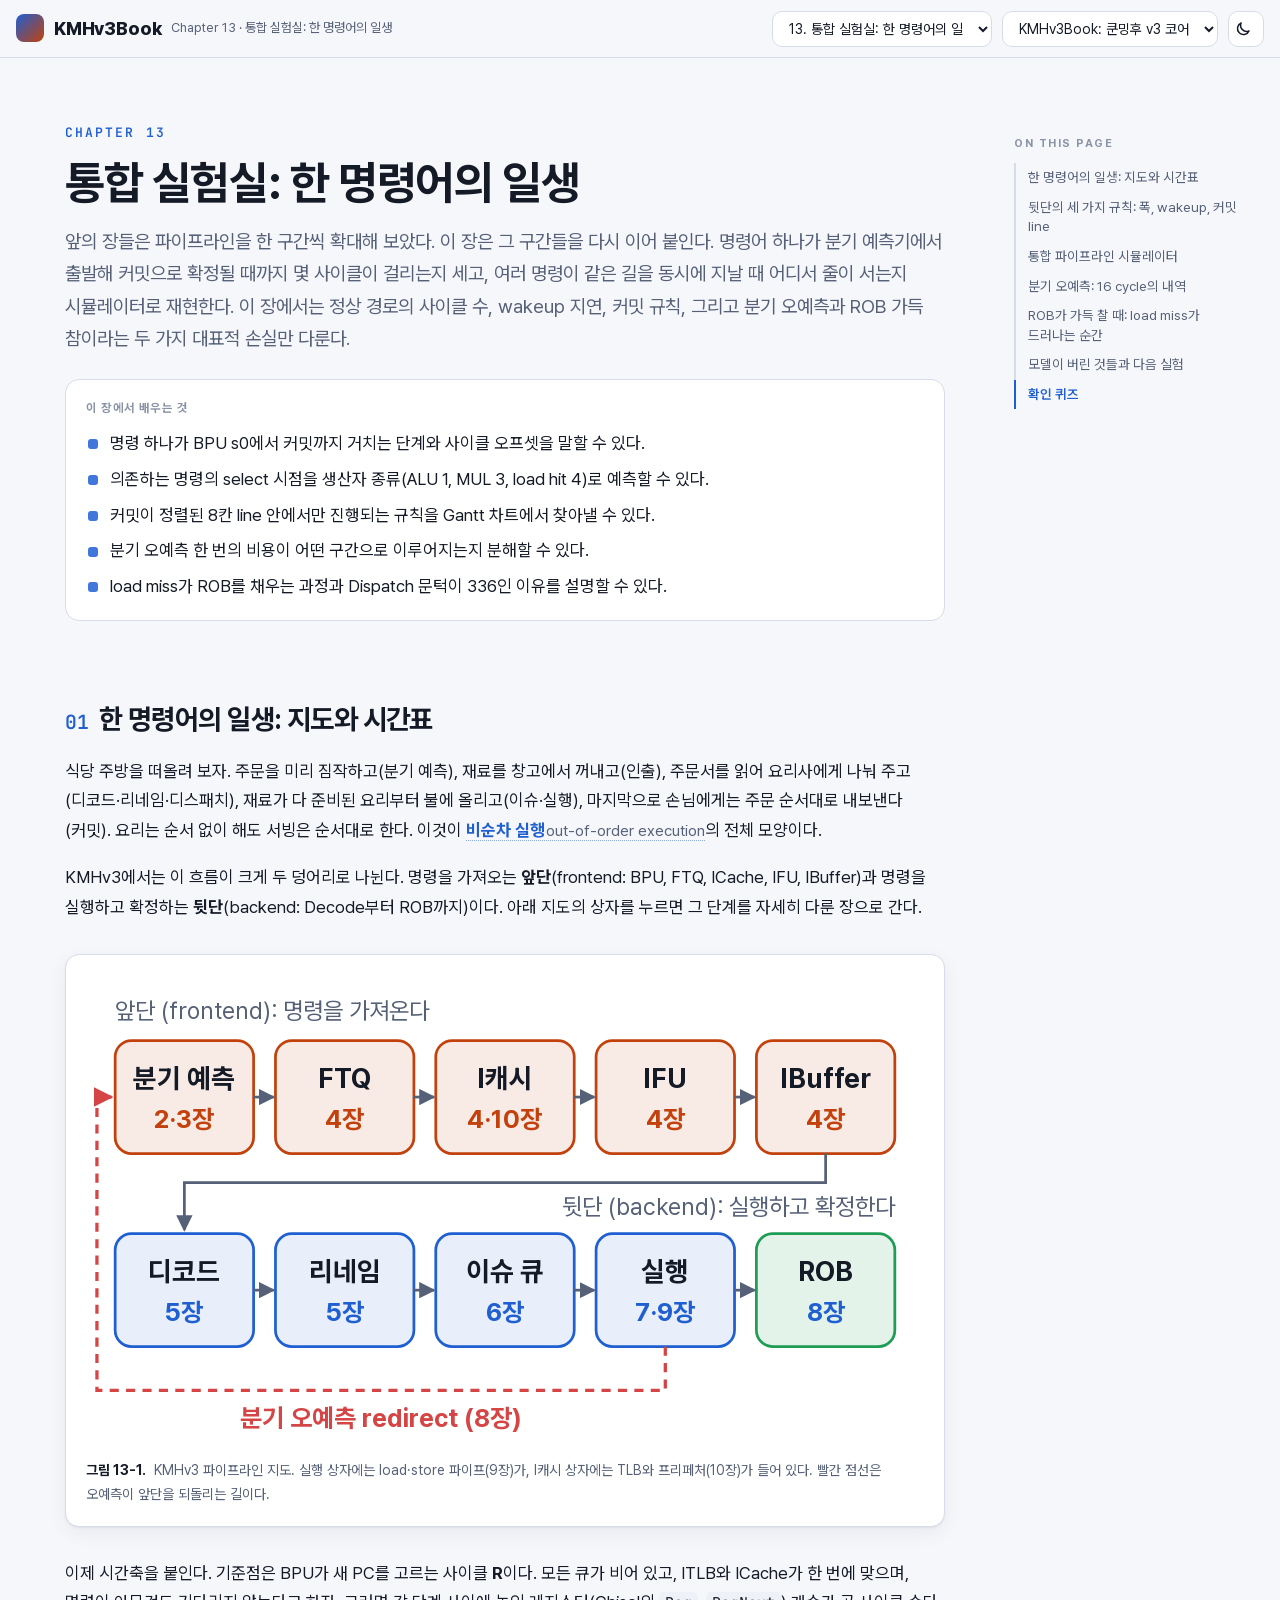
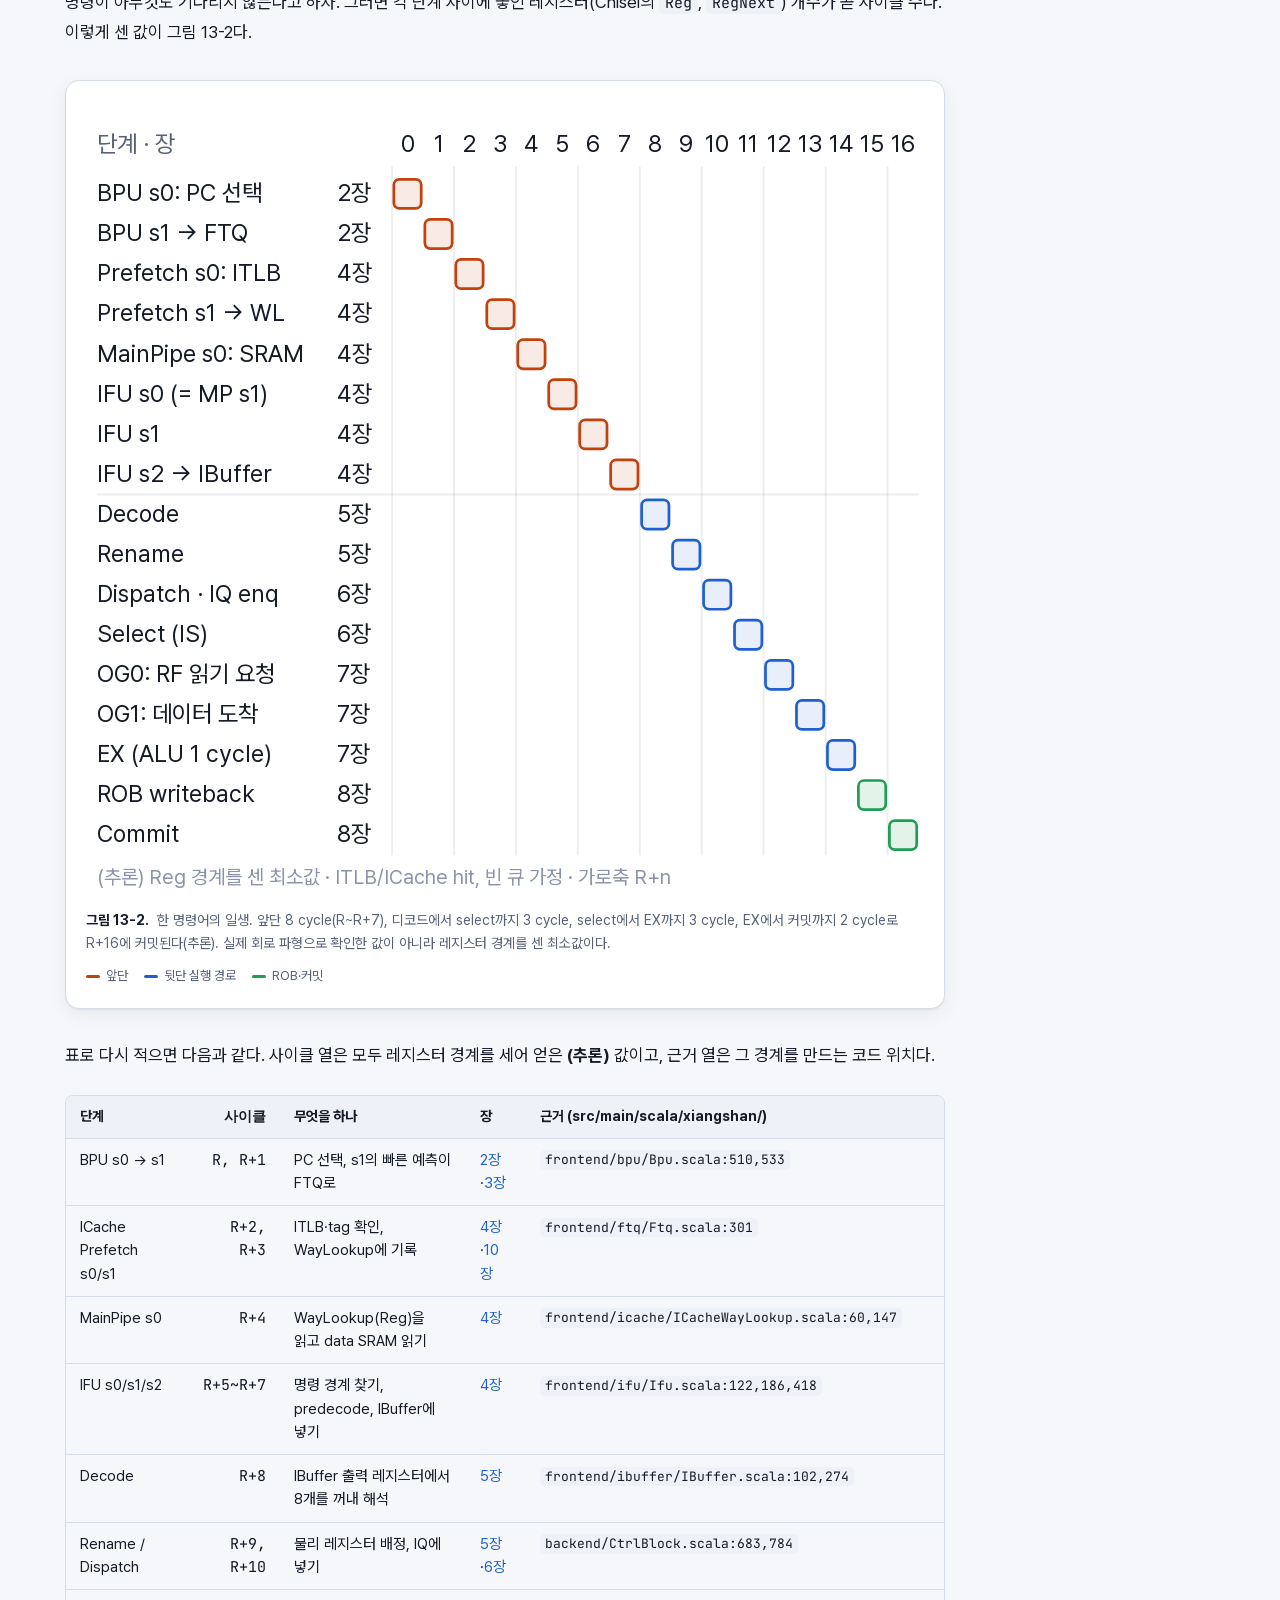
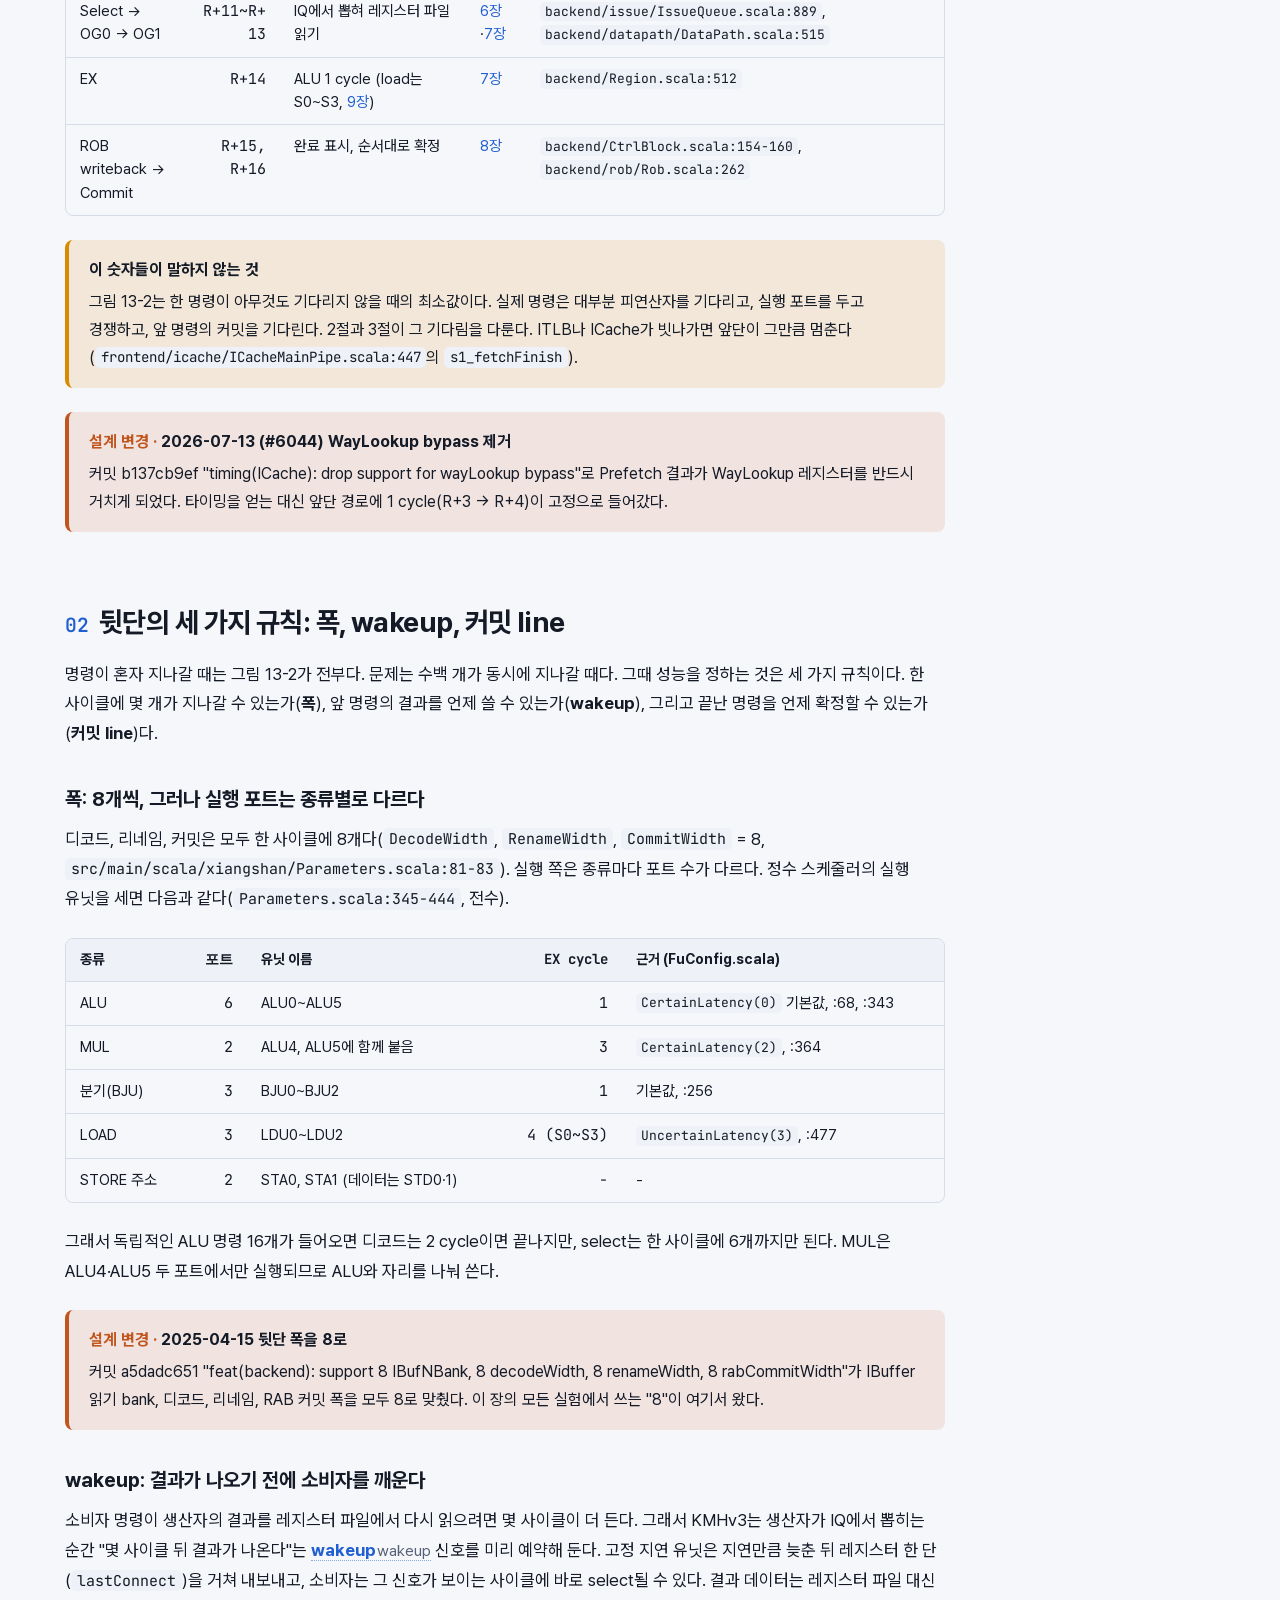
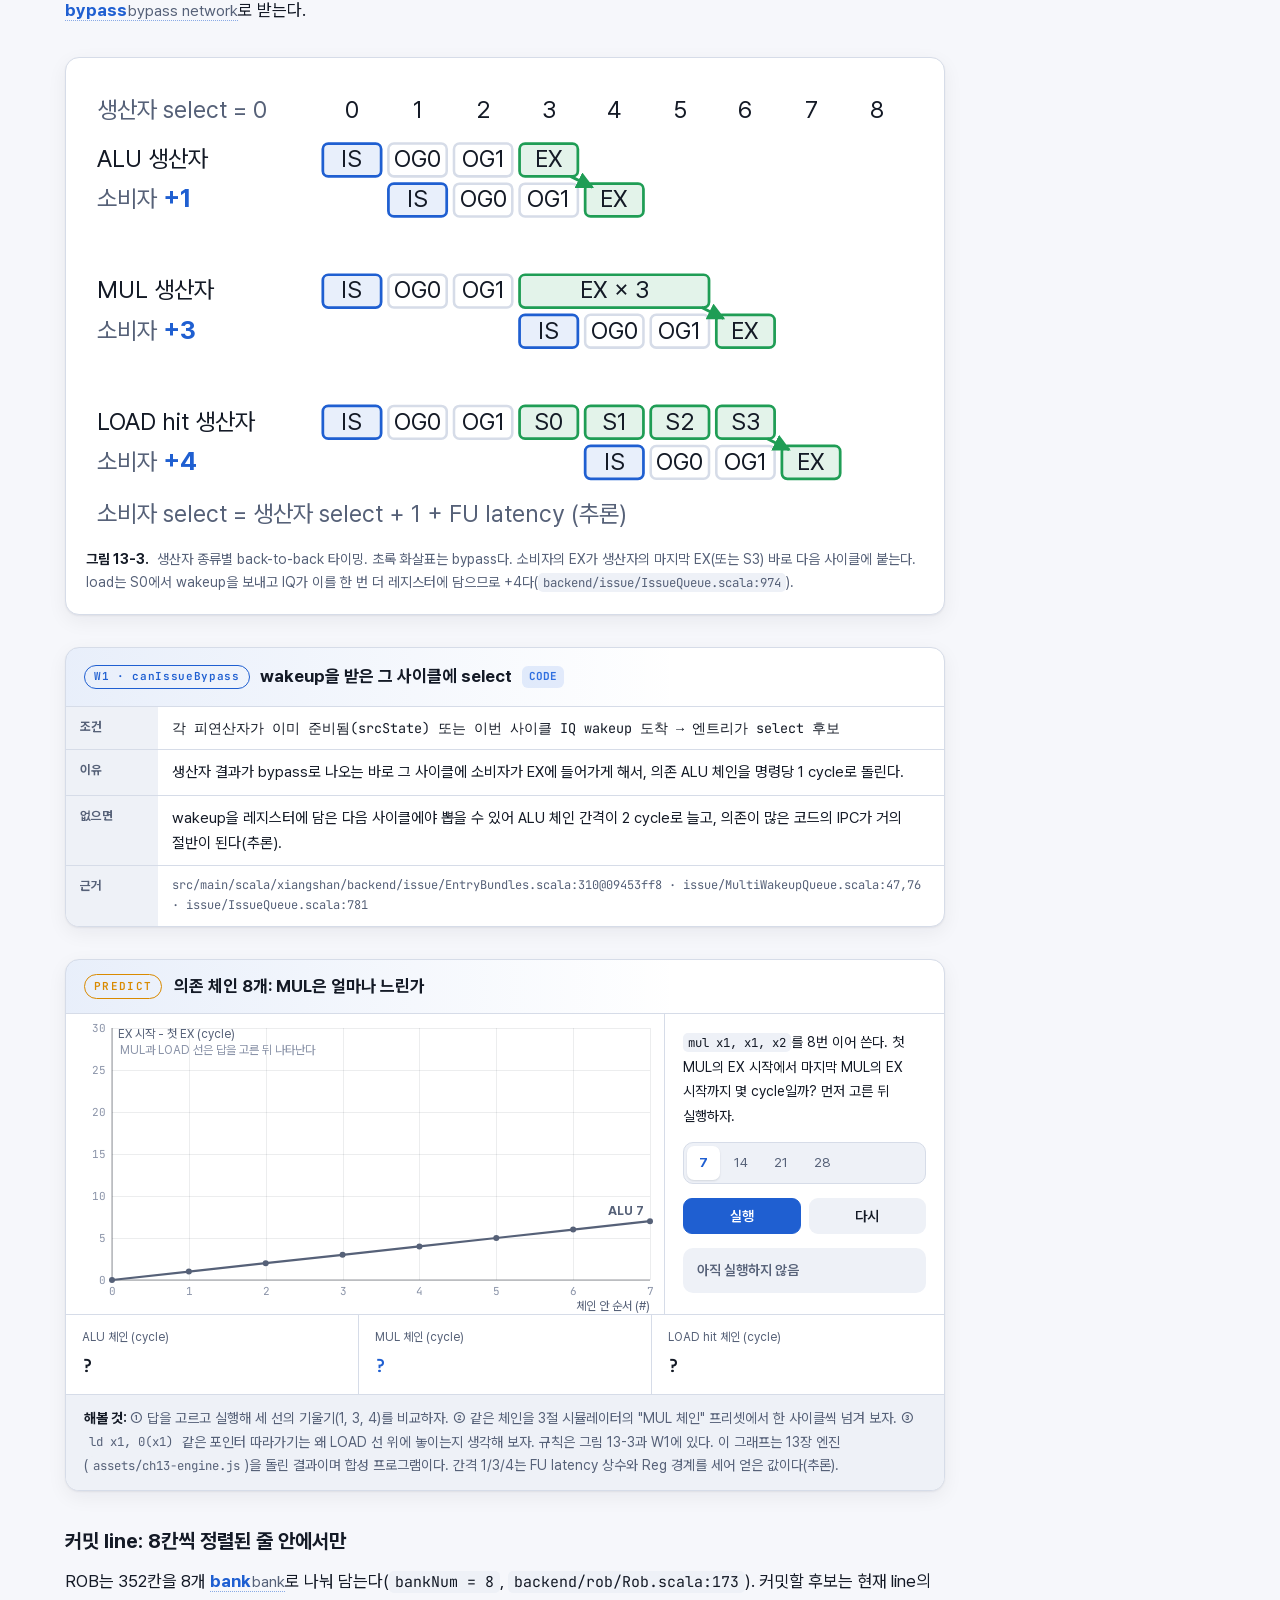
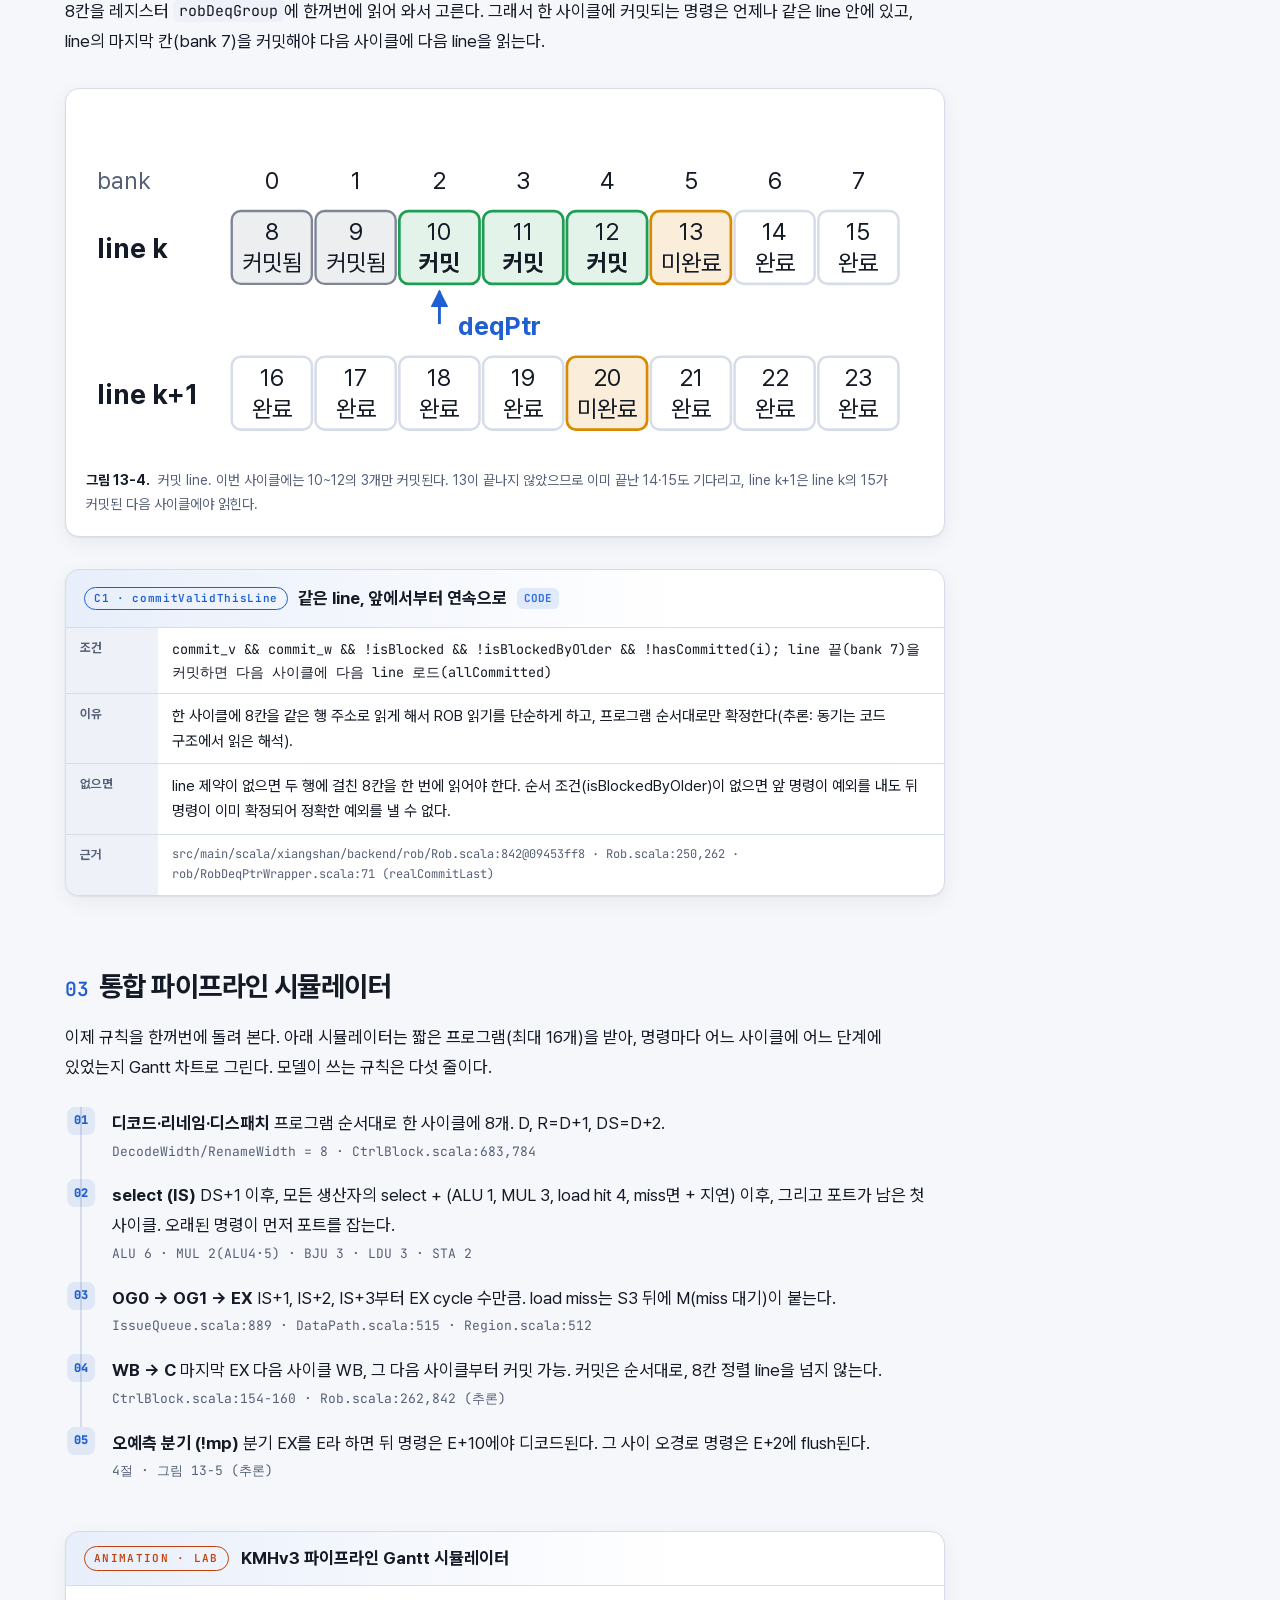
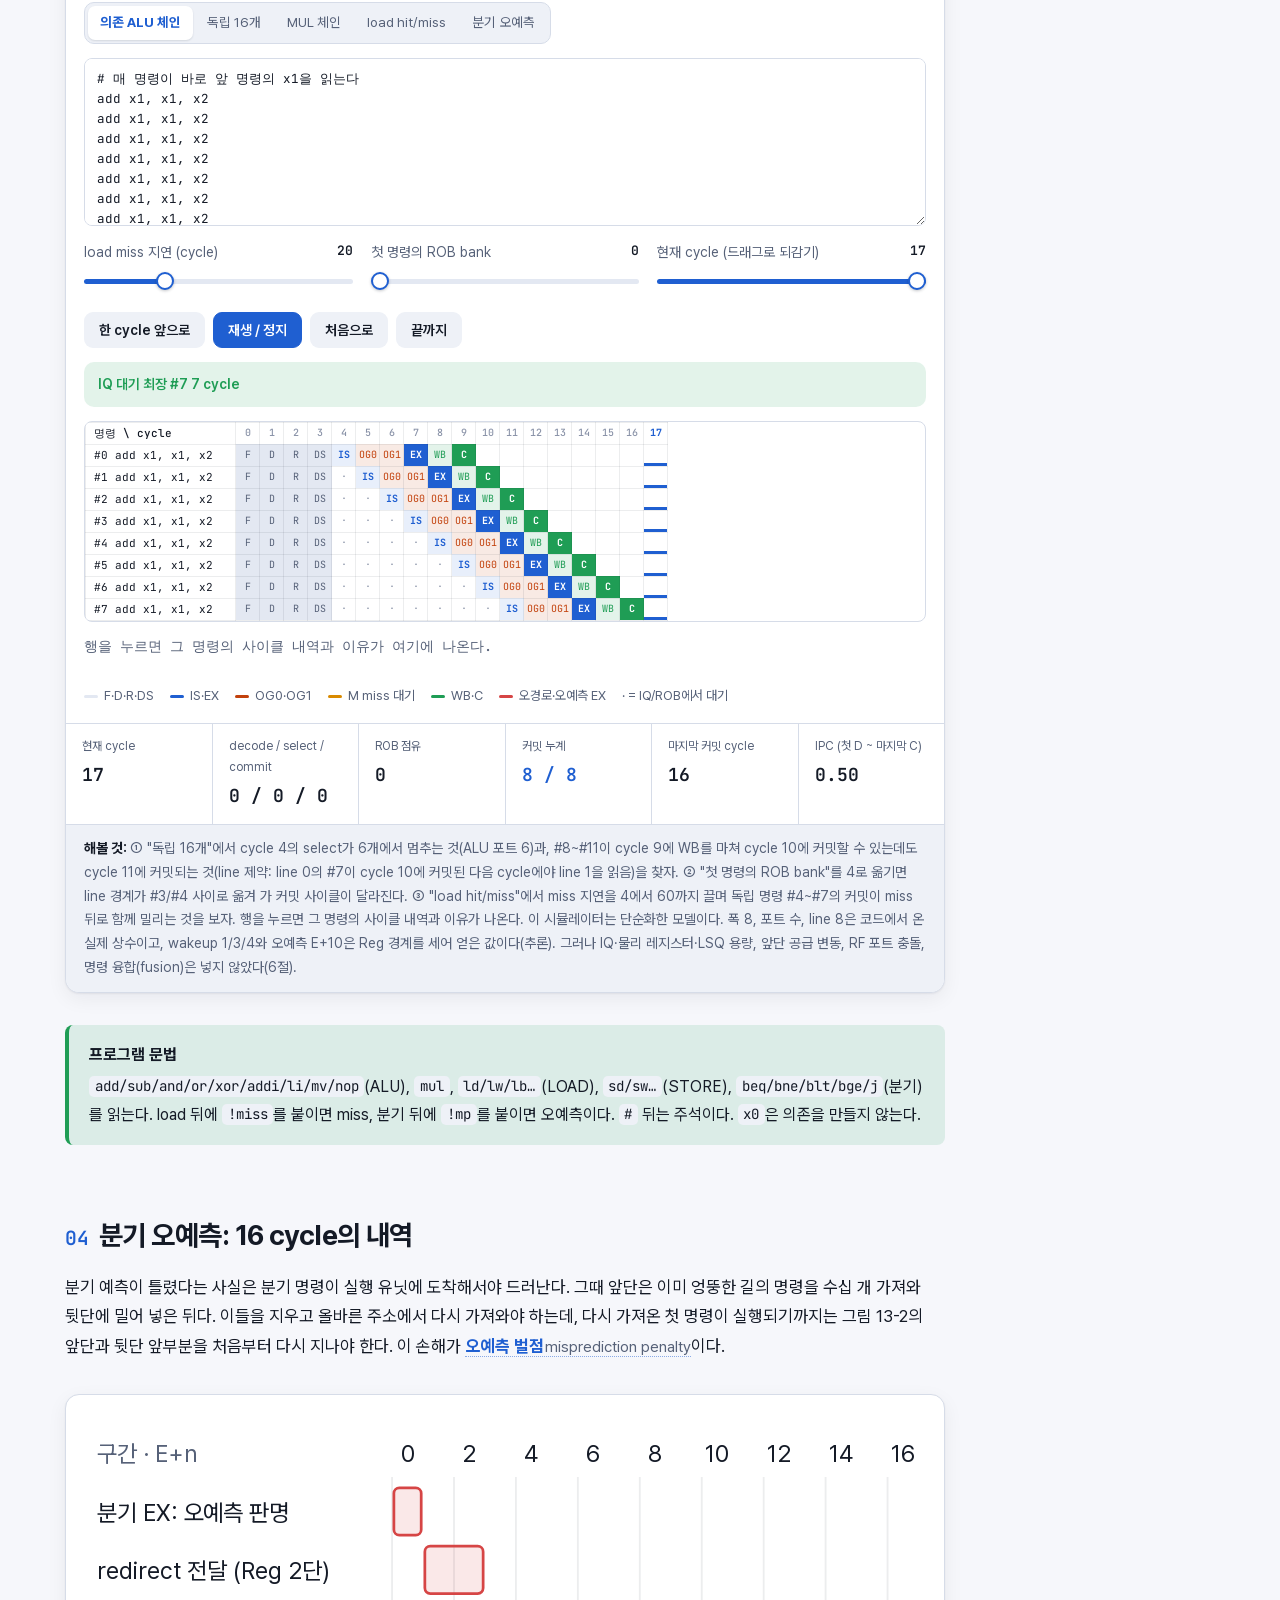
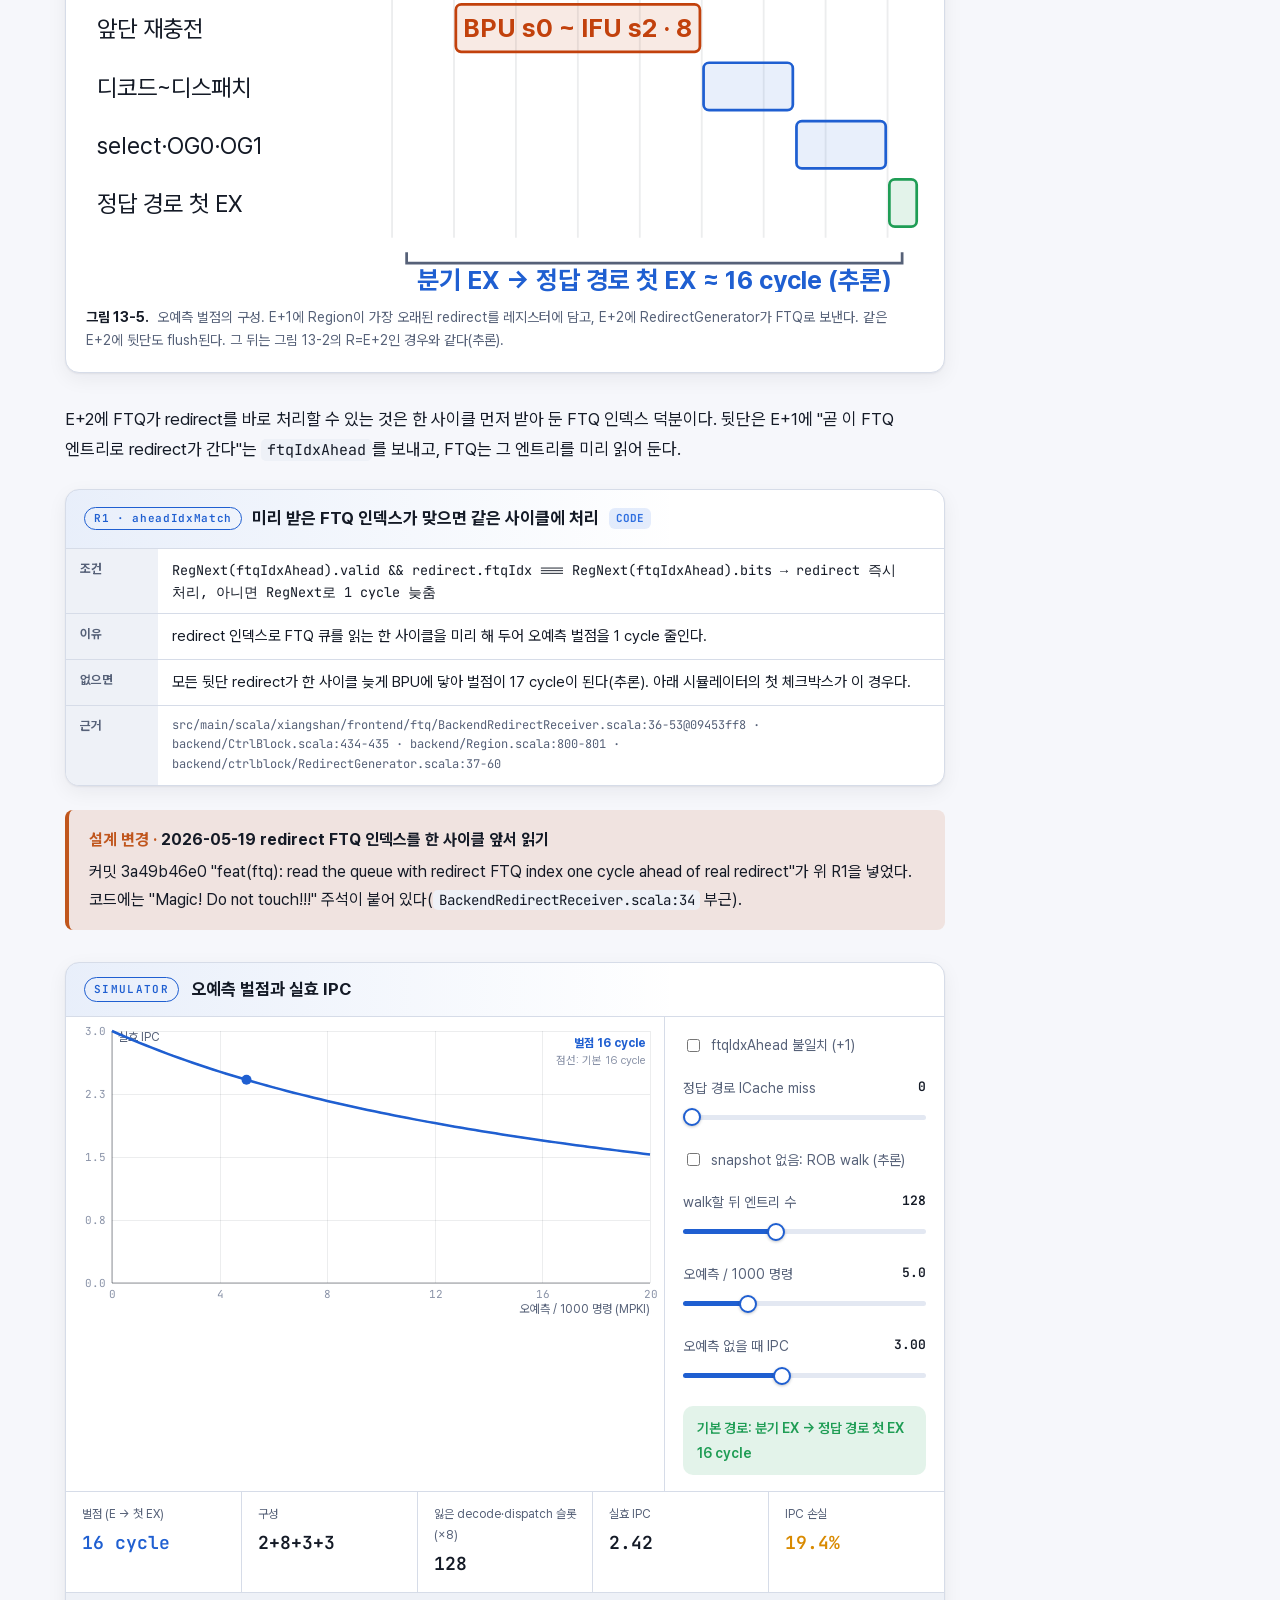
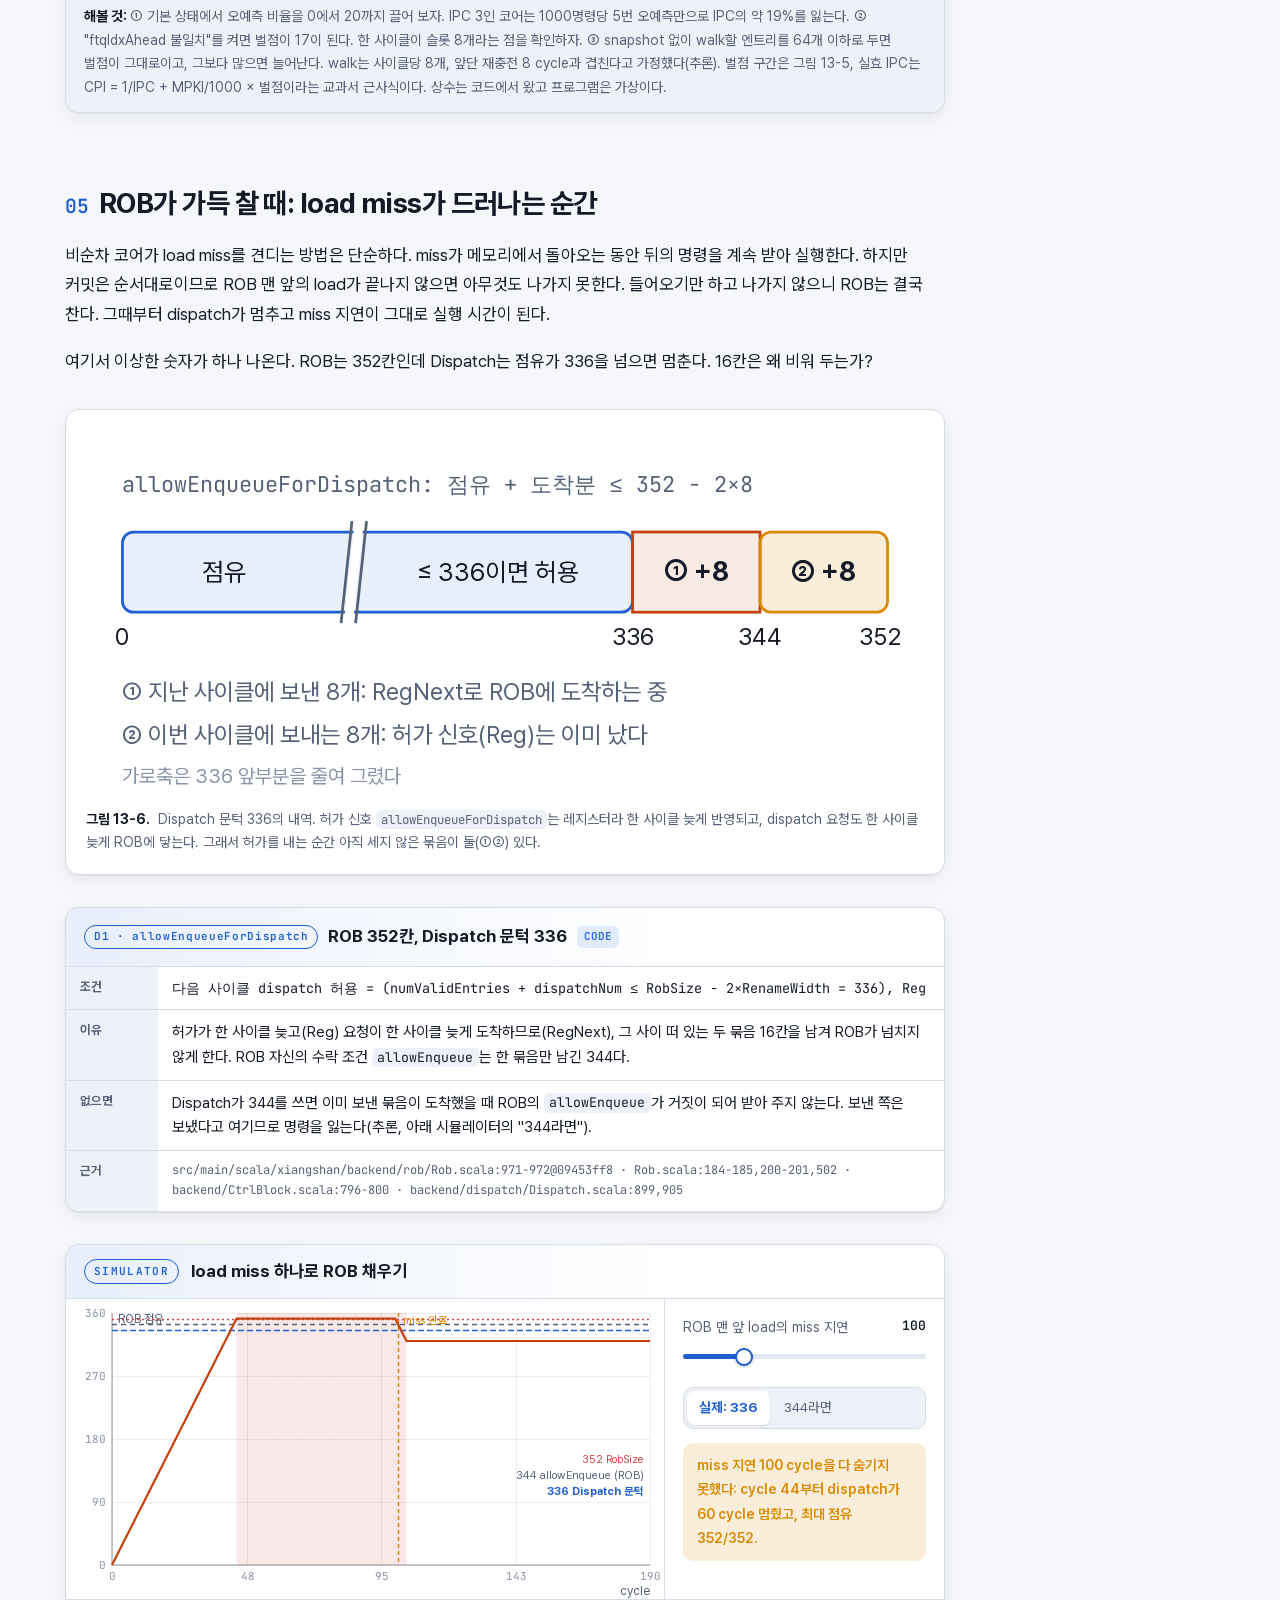
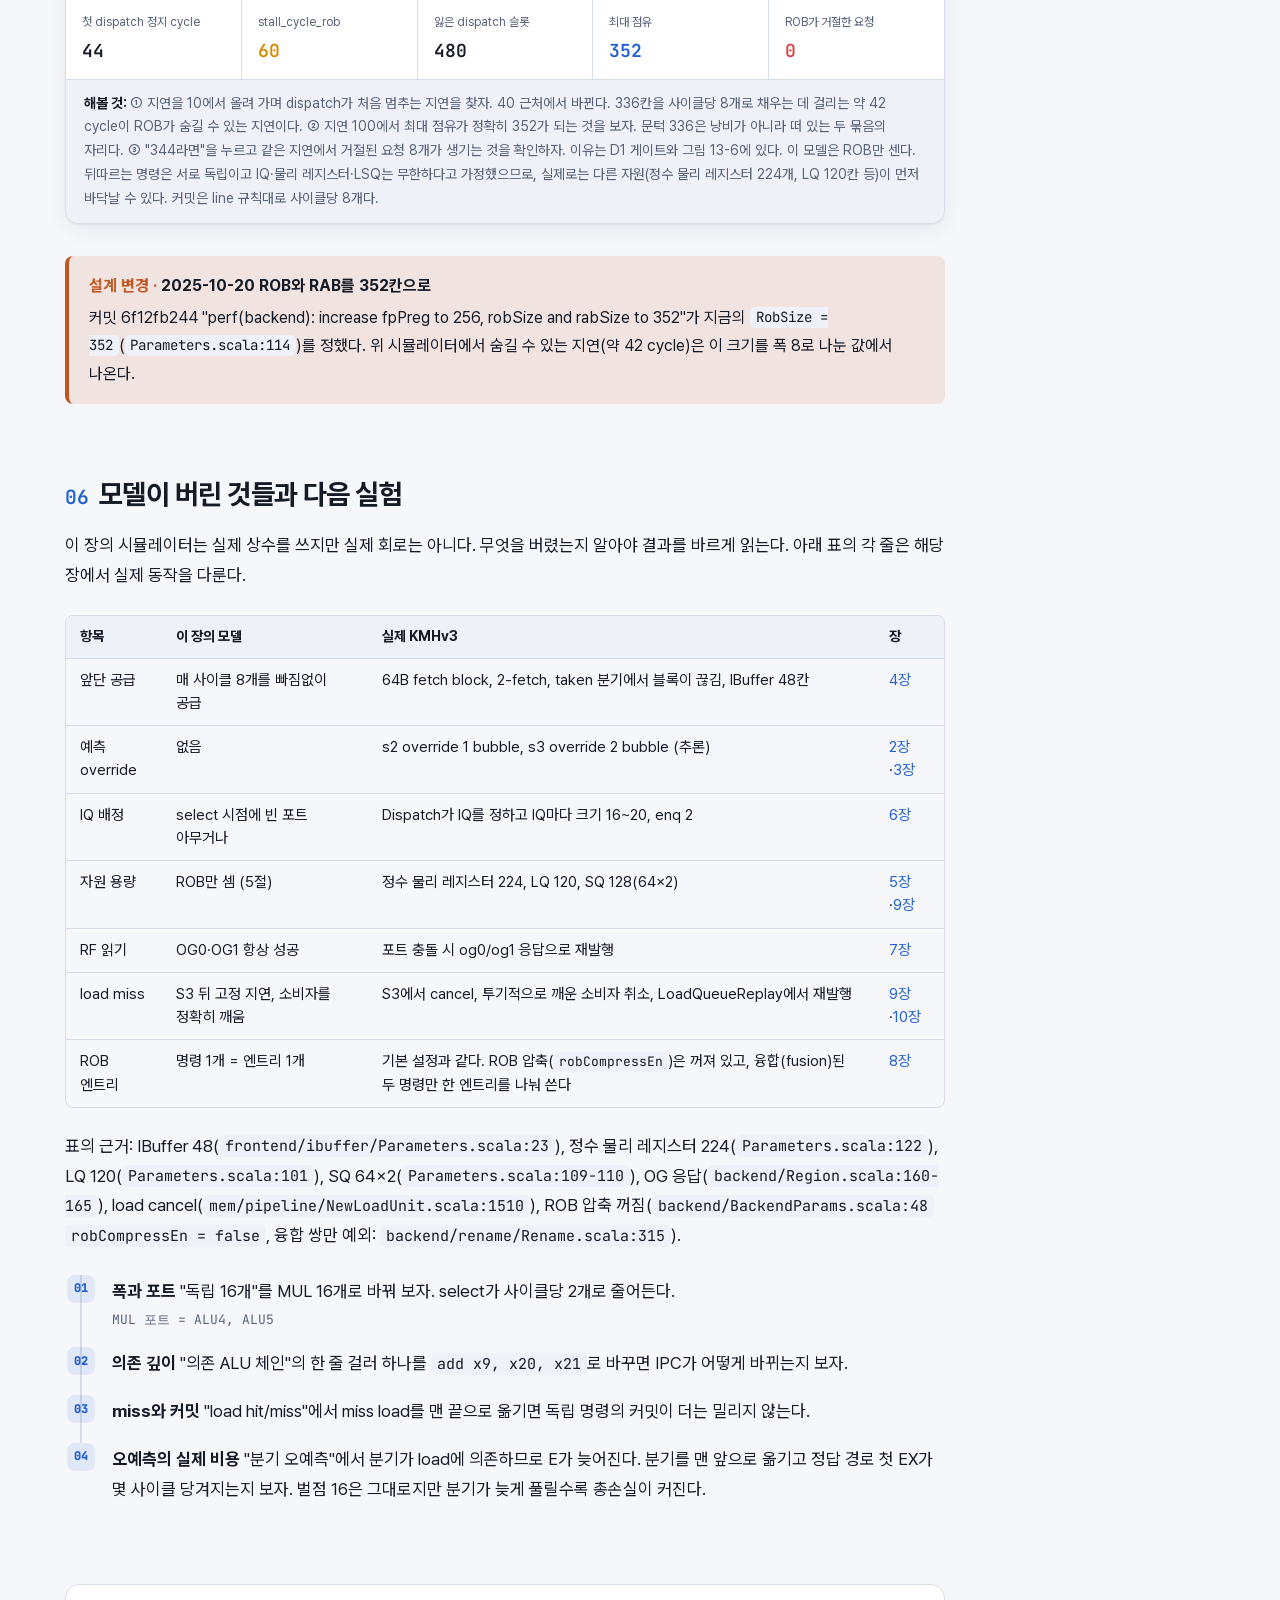
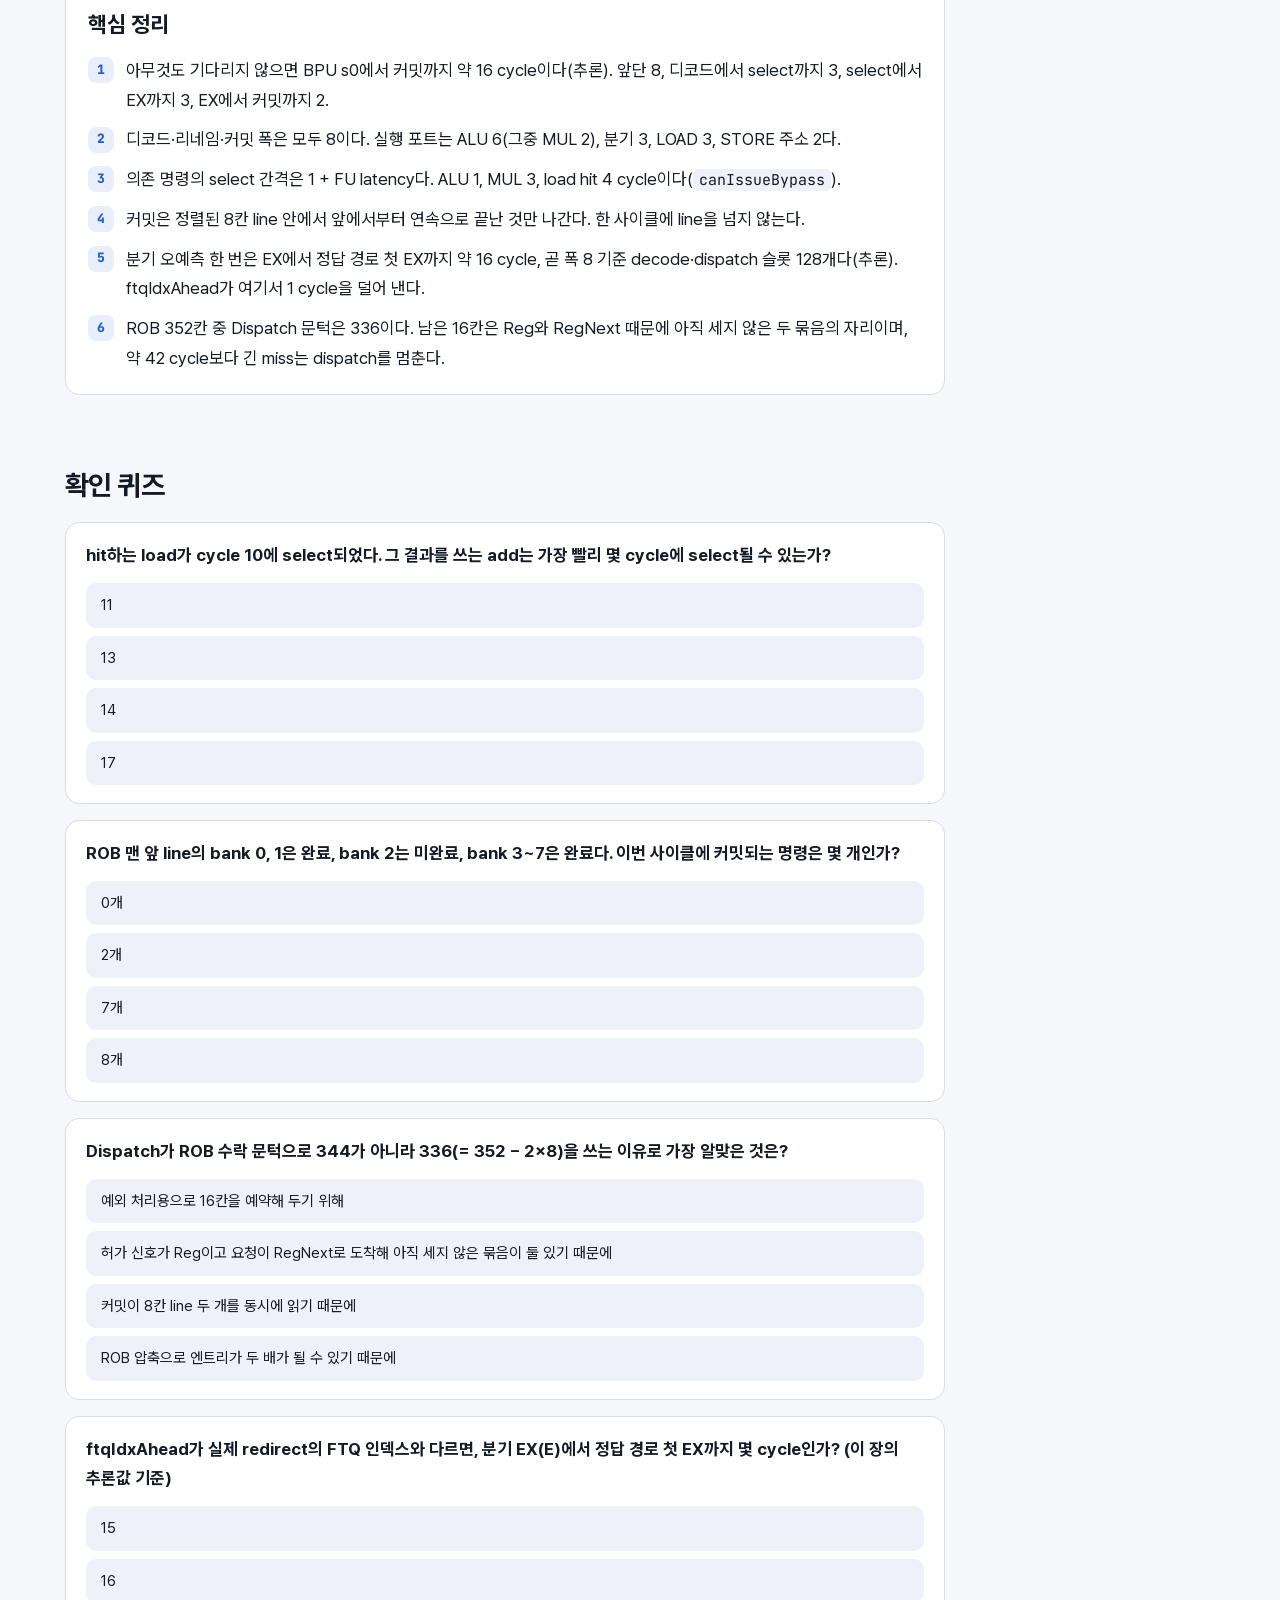
<file: ch13-lab.html>
<!doctype html>
<html lang="ko" data-book="kmhv3">
<head>
<meta charset="utf-8">
<meta name="viewport" content="width=device-width, initial-scale=1">
<title>13장 통합 실험실: 한 명령어의 일생 · KMHv3Book</title>
<link rel="stylesheet" href="assets/book.css">
<script src="assets/book.js"></script>
<style>
.seg.wrap { flex-wrap: wrap; }
.table-wrap table.data { min-width: 720px; }
#sim-lab .sim-body { grid-template-columns: minmax(0, 1fr); }
.prog { width: 100%; min-height: 168px; box-sizing: border-box; font-family: var(--mono); font-size: 12.5px; line-height: 1.6; padding: 10px 12px; border: 1px solid var(--border); border-radius: var(--radius-sm); background: var(--canvas-bg); color: var(--text); resize: vertical; }
.lab-ctl { display: grid; grid-template-columns: repeat(auto-fit, minmax(210px, 1fr)); gap: 12px 18px; font-size: 14px; }
.gantt-wrap { overflow-x: auto; min-width: 0; border: 1px solid var(--border); border-radius: var(--radius-sm); background: var(--canvas-bg); }
.gantt { border-collapse: collapse; font-family: var(--mono); font-size: 10px; }
.gantt th, .gantt td { min-width: 24px; height: 22px; padding: 0 1px; text-align: center; border: 1px solid var(--grid); white-space: nowrap; }
.gantt th { color: var(--text-faint); font-weight: 500; }
.gantt .lab { position: sticky; left: 0; z-index: 1; background: var(--bg-elev); text-align: left; padding: 0 8px; min-width: 150px; font-size: 11px; color: var(--text); cursor: pointer; }
.gantt tr.sel .lab { color: var(--accent); font-weight: 700; }
.gantt .st-F, .gantt .st-D, .gantt .st-R, .gantt .st-DS { background: var(--surface-2); color: var(--text-dim); }
.gantt .st-W, .gantt .st-RW { color: var(--text-faint); }
.gantt .st-IS { background: var(--accent-soft); color: var(--accent); font-weight: 700; }
.gantt .st-OG { background: var(--accent-2-soft); color: var(--accent-2); }
.gantt .st-EX { background: var(--accent); color: var(--on-accent); font-weight: 700; }
.gantt .st-M { background: var(--warn-soft); color: var(--warn); }
.gantt .st-WB { background: var(--ok-soft); color: var(--ok); }
.gantt .st-C { background: var(--ok); color: var(--on-accent); font-weight: 700; }
.gantt .st-X { background: var(--bad-soft); color: var(--bad); }
.gantt td.mp { outline: 2px solid var(--bad); outline-offset: -2px; }
.gantt .fut { opacity: .22; }
.gantt th.now { color: var(--accent); font-weight: 700; }
.gantt td.now { box-shadow: inset 0 -3px 0 var(--accent); }
.lab-detail { margin: 0; font-size: 13.5px; color: var(--text-dim); font-family: var(--mono); line-height: 1.6; }
</style>
</head>
<body data-chapter="ch13">
<div class="page">
<main class="chapter">

<div class="chapter-hero">
  <div class="eyebrow">Chapter 13</div>
  <h1>통합 실험실: 한 명령어의 일생</h1>
  <p class="lead">앞의 장들은 파이프라인을 한 구간씩 확대해 보았다. 이 장은 그 구간들을 다시 이어 붙인다. 명령어 하나가 분기 예측기에서 출발해 커밋으로 확정될 때까지 몇 사이클이 걸리는지 세고, 여러 명령이 같은 길을 동시에 지날 때 어디서 줄이 서는지 시뮬레이터로 재현한다.
    이 장에서는 정상 경로의 사이클 수, wakeup 지연, 커밋 규칙, 그리고 분기 오예측과 ROB 가득 참이라는 두 가지 대표적 손실만 다룬다.</p>
  <ul class="objectives">
    <li>명령 하나가 BPU s0에서 커밋까지 거치는 단계와 사이클 오프셋을 말할 수 있다.</li>
    <li>의존하는 명령의 select 시점을 생산자 종류(ALU 1, MUL 3, load hit 4)로 예측할 수 있다.</li>
    <li>커밋이 정렬된 8칸 line 안에서만 진행되는 규칙을 Gantt 차트에서 찾아낼 수 있다.</li>
    <li>분기 오예측 한 번의 비용이 어떤 구간으로 이루어지는지 분해할 수 있다.</li>
    <li>load miss가 ROB를 채우는 과정과 Dispatch 문턱이 336인 이유를 설명할 수 있다.</li>
  </ul>
</div>

<section id="life">
  <h2>한 명령어의 일생: 지도와 시간표</h2>
  <p>식당 주방을 떠올려 보자. 주문을 미리 짐작하고(분기 예측), 재료를 창고에서 꺼내고(인출), 주문서를 읽어 요리사에게 나눠 주고(디코드·리네임·디스패치), 재료가 다 준비된 요리부터 불에 올리고(이슈·실행), 마지막으로 손님에게는 주문 순서대로 내보낸다(커밋). 요리는 순서 없이 해도 서빙은 순서대로 한다. 이것이 <span class="term" data-def="명령을 프로그램 순서와 다른 순서로 실행하되, 결과는 프로그램 순서대로 확정하는 CPU 구조.">비순차 실행<span class="en">out-of-order execution</span></span>의 전체 모양이다.</p>
  <p>KMHv3에서는 이 흐름이 크게 두 덩어리로 나뉜다. 명령을 가져오는 <b>앞단</b>(frontend: BPU, FTQ, ICache, IFU, IBuffer)과 명령을 실행하고 확정하는 <b>뒷단</b>(backend: Decode부터 ROB까지)이다. 아래 지도의 상자를 누르면 그 단계를 자세히 다룬 장으로 간다.</p>

  <figure class="diagram">
    <svg viewBox="0 0 460 258" role="img" aria-label="KMHv3 파이프라인 지도와 각 단계를 다루는 장">
      <defs><marker id="m13-1" viewBox="0 0 10 10" refX="9" refY="5" markerWidth="6" markerHeight="6" orient="auto"><path d="M0,0 L10,5 L0,10 z" fill="var(--text-dim)"/></marker>
        <marker id="m13-1r" viewBox="0 0 10 10" refX="9" refY="5" markerWidth="6" markerHeight="6" orient="auto"><path d="M0,0 L10,5 L0,10 z" fill="var(--bad)"/></marker></defs>
      <text x="16" y="24" class="lbl-dim">앞단 (frontend): 명령을 가져온다</text>
      <a href="ch02-bpu.html"><rect class="box-2" x="16" y="36" width="76" height="62" rx="9"/><text x="54" y="62" text-anchor="middle" class="lbl-b">분기 예측</text><text x="54" y="84" text-anchor="middle" class="lbl-acc2">2·3장</text></a>
      <a href="ch04-fetch.html"><rect class="box-2" x="104" y="36" width="76" height="62" rx="9"/><text x="142" y="62" text-anchor="middle" class="lbl-b">FTQ</text><text x="142" y="84" text-anchor="middle" class="lbl-acc2">4장</text></a>
      <a href="ch04-fetch.html"><rect class="box-2" x="192" y="36" width="76" height="62" rx="9"/><text x="230" y="62" text-anchor="middle" class="lbl-b">I캐시</text><text x="230" y="84" text-anchor="middle" class="lbl-acc2">4·10장</text></a>
      <a href="ch04-fetch.html"><rect class="box-2" x="280" y="36" width="76" height="62" rx="9"/><text x="318" y="62" text-anchor="middle" class="lbl-b">IFU</text><text x="318" y="84" text-anchor="middle" class="lbl-acc2">4장</text></a>
      <a href="ch04-fetch.html"><rect class="box-2" x="368" y="36" width="76" height="62" rx="9"/><text x="406" y="62" text-anchor="middle" class="lbl-b">IBuffer</text><text x="406" y="84" text-anchor="middle" class="lbl-acc2">4장</text></a>
      <line class="ln" x1="92" y1="67" x2="103" y2="67" marker-end="url(#m13-1)"/>
      <line class="ln" x1="180" y1="67" x2="191" y2="67" marker-end="url(#m13-1)"/>
      <line class="ln" x1="268" y1="67" x2="279" y2="67" marker-end="url(#m13-1)"/>
      <line class="ln" x1="356" y1="67" x2="367" y2="67" marker-end="url(#m13-1)"/>
      <path class="ln" d="M406,98 V114 H54 V140" marker-end="url(#m13-1)"/>
      <text x="444" y="132" text-anchor="end" class="lbl-dim">뒷단 (backend): 실행하고 확정한다</text>
      <a href="ch05-decode-rename.html"><rect class="box-acc" x="16" y="142" width="76" height="62" rx="9"/><text x="54" y="168" text-anchor="middle" class="lbl-b">디코드</text><text x="54" y="190" text-anchor="middle" class="lbl-acc">5장</text></a>
      <a href="ch05-decode-rename.html"><rect class="box-acc" x="104" y="142" width="76" height="62" rx="9"/><text x="142" y="168" text-anchor="middle" class="lbl-b">리네임</text><text x="142" y="190" text-anchor="middle" class="lbl-acc">5장</text></a>
      <a href="ch06-dispatch-issue.html"><rect class="box-acc" x="192" y="142" width="76" height="62" rx="9"/><text x="230" y="168" text-anchor="middle" class="lbl-b">이슈 큐</text><text x="230" y="190" text-anchor="middle" class="lbl-acc">6장</text></a>
      <a href="ch07-execute.html"><rect class="box-acc" x="280" y="142" width="76" height="62" rx="9"/><text x="318" y="168" text-anchor="middle" class="lbl-b">실행</text><text x="318" y="190" text-anchor="middle" class="lbl-acc">7·9장</text></a>
      <a href="ch08-rob-redirect.html"><rect class="box-ok" x="368" y="142" width="76" height="62" rx="9"/><text x="406" y="168" text-anchor="middle" class="lbl-b">ROB</text><text x="406" y="190" text-anchor="middle" class="lbl-acc">8장</text></a>
      <line class="ln" x1="92" y1="173" x2="103" y2="173" marker-end="url(#m13-1)"/>
      <line class="ln" x1="180" y1="173" x2="191" y2="173" marker-end="url(#m13-1)"/>
      <line class="ln" x1="268" y1="173" x2="279" y2="173" marker-end="url(#m13-1)"/>
      <line class="ln" x1="356" y1="173" x2="367" y2="173" marker-end="url(#m13-1)"/>
      <path class="ln-bad" d="M318,204 V228 H6 V67 H14" stroke-dasharray="5 4" marker-end="url(#m13-1r)"/>
      <text x="162" y="248" text-anchor="middle" class="lbl-bad">분기 오예측 redirect (8장)</text>
    </svg>
    <figcaption>KMHv3 파이프라인 지도. 실행 상자에는 load·store 파이프(9장)가, I캐시 상자에는 TLB와 프리페처(10장)가 들어 있다. 빨간 점선은 오예측이 앞단을 되돌리는 길이다.</figcaption>
  </figure>

  <p>이제 시간축을 붙인다. 기준점은 BPU가 새 PC를 고르는 사이클 <b>R</b>이다. 모든 큐가 비어 있고, ITLB와 ICache가 한 번에 맞으며, 명령이 아무것도 기다리지 않는다고 하자. 그러면 각 단계 사이에 놓인 레지스터(Chisel의 <code>Reg</code>, <code>RegNext</code>) 개수가 곧 사이클 수다. 이렇게 센 값이 그림 13-2다.</p>

  <figure class="diagram">
    <svg viewBox="0 0 460 436" role="img" aria-label="한 명령어의 일생: R+0 BPU s0부터 R+16 커밋까지 단계별 사이클">
      <text x="6" y="28" class="lbl-dim">단계 · 장</text>
      <g class="lbl-mono" text-anchor="middle">
        <text x="176.5" y="28">0</text><text x="193.5" y="28">1</text><text x="210.5" y="28">2</text><text x="227.5" y="28">3</text><text x="244.5" y="28">4</text><text x="261.5" y="28">5</text><text x="278.5" y="28">6</text><text x="295.5" y="28">7</text><text x="312.5" y="28">8</text><text x="329.5" y="28">9</text><text x="346.5" y="28">10</text><text x="363.5" y="28">11</text><text x="380.5" y="28">12</text><text x="397.5" y="28">13</text><text x="414.5" y="28">14</text><text x="431.5" y="28">15</text><text x="448.5" y="28">16</text>
      </g>
      <g stroke="var(--grid)" stroke-width="1">
        <line x1="168" y1="36" x2="168" y2="414"/><line x1="202" y1="36" x2="202" y2="414"/><line x1="236" y1="36" x2="236" y2="414"/><line x1="270" y1="36" x2="270" y2="414"/><line x1="304" y1="36" x2="304" y2="414"/><line x1="338" y1="36" x2="338" y2="414"/><line x1="372" y1="36" x2="372" y2="414"/><line x1="406" y1="36" x2="406" y2="414"/><line x1="440" y1="36" x2="440" y2="414"/>
        <line x1="6" y1="216" x2="457" y2="216"/>
      </g>
      <g class="lbl-dim">
        <text x="6" y="55">BPU s0: PC 선택</text><text x="6" y="77">BPU s1 → FTQ</text><text x="6" y="99">Prefetch s0: ITLB</text><text x="6" y="121">Prefetch s1 → WL</text><text x="6" y="143">MainPipe s0: SRAM</text><text x="6" y="165">IFU s0 (= MP s1)</text><text x="6" y="187">IFU s1</text><text x="6" y="209">IFU s2 → IBuffer</text>
        <text x="6" y="231">Decode</text><text x="6" y="253">Rename</text><text x="6" y="275">Dispatch · IQ enq</text><text x="6" y="297">Select (IS)</text><text x="6" y="319">OG0: RF 읽기 요청</text><text x="6" y="341">OG1: 데이터 도착</text><text x="6" y="363">EX (ALU 1 cycle)</text><text x="6" y="385">ROB writeback</text><text x="6" y="407">Commit</text>
      </g>
      <g class="lbl-mono">
        <text x="138" y="55">2장</text><text x="138" y="77">2장</text><text x="138" y="99">4장</text><text x="138" y="121">4장</text><text x="138" y="143">4장</text><text x="138" y="165">4장</text><text x="138" y="187">4장</text><text x="138" y="209">4장</text>
        <text x="138" y="231">5장</text><text x="138" y="253">5장</text><text x="138" y="275">6장</text><text x="138" y="297">6장</text><text x="138" y="319">7장</text><text x="138" y="341">7장</text><text x="138" y="363">7장</text><text x="138" y="385">8장</text><text x="138" y="407">8장</text>
      </g>
      <g class="box-2">
        <rect x="169" y="43" width="15" height="16" rx="3"/><rect x="186" y="65" width="15" height="16" rx="3"/><rect x="203" y="87" width="15" height="16" rx="3"/><rect x="220" y="109" width="15" height="16" rx="3"/><rect x="237" y="131" width="15" height="16" rx="3"/><rect x="254" y="153" width="15" height="16" rx="3"/><rect x="271" y="175" width="15" height="16" rx="3"/><rect x="288" y="197" width="15" height="16" rx="3"/>
      </g>
      <g class="box-acc">
        <rect x="305" y="219" width="15" height="16" rx="3"/><rect x="322" y="241" width="15" height="16" rx="3"/><rect x="339" y="263" width="15" height="16" rx="3"/><rect x="356" y="285" width="15" height="16" rx="3"/><rect x="373" y="307" width="15" height="16" rx="3"/><rect x="390" y="329" width="15" height="16" rx="3"/><rect x="407" y="351" width="15" height="16" rx="3"/>
      </g>
      <g class="box-ok"><rect x="424" y="373" width="15" height="16" rx="3"/><rect x="441" y="395" width="15" height="16" rx="3"/></g>
      <text x="6" y="430" class="t-faint">(추론) Reg 경계를 센 최소값 · ITLB/ICache hit, 빈 큐 가정 · 가로축 R+n</text>
    </svg>
    <figcaption>한 명령어의 일생. 앞단 8 cycle(R~R+7), 디코드에서 select까지 3 cycle, select에서 EX까지 3 cycle, EX에서 커밋까지 2 cycle로 R+16에 커밋된다(추론). 실제 회로 파형으로 확인한 값이 아니라 레지스터 경계를 센 최소값이다.</figcaption>
    <div class="legend"><span><i style="--c:var(--accent-2)"></i>앞단</span><span><i style="--c:var(--accent)"></i>뒷단 실행 경로</span><span><i style="--c:var(--ok)"></i>ROB·커밋</span></div>
  </figure>

  <p>표로 다시 적으면 다음과 같다. 사이클 열은 모두 레지스터 경계를 세어 얻은 <b>(추론)</b> 값이고, 근거 열은 그 경계를 만드는 코드 위치다.</p>
  <div class="table-wrap"><table class="data">
    <tr><th>단계</th><th class="num">사이클</th><th>무엇을 하나</th><th>장</th><th>근거 (src/main/scala/xiangshan/)</th></tr>
    <tr><td>BPU s0 → s1</td><td class="num">R, R+1</td><td>PC 선택, s1의 빠른 예측이 FTQ로</td><td><a href="ch02-bpu.html">2장</a>·<a href="ch03-predictors.html">3장</a></td><td><code>frontend/bpu/Bpu.scala:510,533</code></td></tr>
    <tr><td>ICache Prefetch s0/s1</td><td class="num">R+2, R+3</td><td>ITLB·tag 확인, WayLookup에 기록</td><td><a href="ch04-fetch.html">4장</a>·<a href="ch10-cache-mmu.html">10장</a></td><td><code>frontend/ftq/Ftq.scala:301</code></td></tr>
    <tr><td>MainPipe s0</td><td class="num">R+4</td><td>WayLookup(Reg)을 읽고 data SRAM 읽기</td><td><a href="ch04-fetch.html">4장</a></td><td><code>frontend/icache/ICacheWayLookup.scala:60,147</code></td></tr>
    <tr><td>IFU s0/s1/s2</td><td class="num">R+5~R+7</td><td>명령 경계 찾기, predecode, IBuffer에 넣기</td><td><a href="ch04-fetch.html">4장</a></td><td><code>frontend/ifu/Ifu.scala:122,186,418</code></td></tr>
    <tr><td>Decode</td><td class="num">R+8</td><td>IBuffer 출력 레지스터에서 8개를 꺼내 해석</td><td><a href="ch05-decode-rename.html">5장</a></td><td><code>frontend/ibuffer/IBuffer.scala:102,274</code></td></tr>
    <tr><td>Rename / Dispatch</td><td class="num">R+9, R+10</td><td>물리 레지스터 배정, IQ에 넣기</td><td><a href="ch05-decode-rename.html">5장</a>·<a href="ch06-dispatch-issue.html">6장</a></td><td><code>backend/CtrlBlock.scala:683,784</code></td></tr>
    <tr><td>Select → OG0 → OG1</td><td class="num">R+11~R+13</td><td>IQ에서 뽑혀 레지스터 파일 읽기</td><td><a href="ch06-dispatch-issue.html">6장</a>·<a href="ch07-execute.html">7장</a></td><td><code>backend/issue/IssueQueue.scala:889</code>, <code>backend/datapath/DataPath.scala:515</code></td></tr>
    <tr><td>EX</td><td class="num">R+14</td><td>ALU 1 cycle (load는 S0~S3, <a href="ch09-loadstore.html">9장</a>)</td><td><a href="ch07-execute.html">7장</a></td><td><code>backend/Region.scala:512</code></td></tr>
    <tr><td>ROB writeback → Commit</td><td class="num">R+15, R+16</td><td>완료 표시, 순서대로 확정</td><td><a href="ch08-rob-redirect.html">8장</a></td><td><code>backend/CtrlBlock.scala:154-160</code>, <code>backend/rob/Rob.scala:262</code></td></tr>
  </table></div>

  <div class="callout warn"><strong>이 숫자들이 말하지 않는 것</strong><p>그림 13-2는 한 명령이 아무것도 기다리지 않을 때의 최소값이다. 실제 명령은 대부분 피연산자를 기다리고, 실행 포트를 두고 경쟁하고, 앞 명령의 커밋을 기다린다. 2절과 3절이 그 기다림을 다룬다. ITLB나 ICache가 빗나가면 앞단이 그만큼 멈춘다(<code>frontend/icache/ICacheMainPipe.scala:447</code>의 <code>s1_fetchFinish</code>).</p></div>

  <div class="callout decision"><strong>2026-07-13 (#6044) WayLookup bypass 제거</strong><p>커밋 b137cb9ef "timing(ICache): drop support for wayLookup bypass"로 Prefetch 결과가 WayLookup 레지스터를 반드시 거치게 되었다. 타이밍을 얻는 대신 앞단 경로에 1 cycle(R+3 → R+4)이 고정으로 들어갔다.</p></div>
</section>

<section id="rules">
  <h2>뒷단의 세 가지 규칙: 폭, wakeup, 커밋 line</h2>
  <p>명령이 혼자 지나갈 때는 그림 13-2가 전부다. 문제는 수백 개가 동시에 지나갈 때다. 그때 성능을 정하는 것은 세 가지 규칙이다. 한 사이클에 몇 개가 지나갈 수 있는가(<b>폭</b>), 앞 명령의 결과를 언제 쓸 수 있는가(<b>wakeup</b>), 그리고 끝난 명령을 언제 확정할 수 있는가(<b>커밋 line</b>)다.</p>

  <h3>폭: 8개씩, 그러나 실행 포트는 종류별로 다르다</h3>
  <p>디코드, 리네임, 커밋은 모두 한 사이클에 8개다(<code>DecodeWidth</code>, <code>RenameWidth</code>, <code>CommitWidth</code> = 8, <code>src/main/scala/xiangshan/Parameters.scala:81-83</code>). 실행 쪽은 종류마다 포트 수가 다르다. 정수 스케줄러의 실행 유닛을 세면 다음과 같다(<code>Parameters.scala:345-444</code>, 전수).</p>
  <div class="table-wrap"><table class="data">
    <tr><th>종류</th><th class="num">포트</th><th>유닛 이름</th><th class="num">EX cycle</th><th>근거 (FuConfig.scala)</th></tr>
    <tr><td>ALU</td><td class="num">6</td><td>ALU0~ALU5</td><td class="num">1</td><td><code>CertainLatency(0)</code> 기본값, :68, :343</td></tr>
    <tr><td>MUL</td><td class="num">2</td><td>ALU4, ALU5에 함께 붙음</td><td class="num">3</td><td><code>CertainLatency(2)</code>, :364</td></tr>
    <tr><td>분기(BJU)</td><td class="num">3</td><td>BJU0~BJU2</td><td class="num">1</td><td>기본값, :256</td></tr>
    <tr><td>LOAD</td><td class="num">3</td><td>LDU0~LDU2</td><td class="num">4 (S0~S3)</td><td><code>UncertainLatency(3)</code>, :477</td></tr>
    <tr><td>STORE 주소</td><td class="num">2</td><td>STA0, STA1 (데이터는 STD0·1)</td><td class="num">-</td><td>-</td></tr>
  </table></div>
  <p>그래서 독립적인 ALU 명령 16개가 들어오면 디코드는 2 cycle이면 끝나지만, select는 한 사이클에 6개까지만 된다. MUL은 ALU4·ALU5 두 포트에서만 실행되므로 ALU와 자리를 나눠 쓴다.</p>
  <div class="callout decision"><strong>2025-04-15 뒷단 폭을 8로</strong><p>커밋 a5dadc651 "feat(backend): support 8 IBufNBank, 8 decodeWidth, 8 renameWidth, 8 rabCommitWidth"가 IBuffer 읽기 bank, 디코드, 리네임, RAB 커밋 폭을 모두 8로 맞췄다. 이 장의 모든 실험에서 쓰는 "8"이 여기서 왔다.</p></div>

  <h3>wakeup: 결과가 나오기 전에 소비자를 깨운다</h3>
  <p>소비자 명령이 생산자의 결과를 레지스터 파일에서 다시 읽으려면 몇 사이클이 더 든다. 그래서 KMHv3는 생산자가 IQ에서 뽑히는 순간 "몇 사이클 뒤 결과가 나온다"는 <span class="term" data-def="생산자 명령이 곧 결과를 낸다는 신호. 이 신호를 받은 소비자 명령은 준비 완료로 표시되어 select 후보가 된다.">wakeup<span class="en">wakeup</span></span> 신호를 미리 예약해 둔다. 고정 지연 유닛은 지연만큼 늦춘 뒤 레지스터 한 단(<code>lastConnect</code>)을 거쳐 내보내고, 소비자는 그 신호가 보이는 사이클에 바로 select될 수 있다. 결과 데이터는 레지스터 파일 대신 <span class="term" data-def="방금 실행 유닛에서 나온 결과를 레지스터 파일을 거치지 않고 다음 명령의 입력으로 바로 연결하는 배선.">bypass<span class="en">bypass network</span></span>로 받는다.</p>

  <figure class="diagram">
    <svg viewBox="0 0 460 250" role="img" aria-label="생산자 종류별로 의존 명령이 select되는 시점: ALU +1, MUL +3, load hit +4">
      <defs><marker id="m13-3" viewBox="0 0 10 10" refX="9" refY="5" markerWidth="6" markerHeight="6" orient="auto"><path d="M0,0 L10,5 L0,10 z" fill="var(--ok)"/></marker></defs>
      <text x="6" y="22" class="lbl-dim">생산자 select = 0</text>
      <g class="lbl-mono" text-anchor="middle"><text x="146" y="22">0</text><text x="182" y="22">1</text><text x="218" y="22">2</text><text x="254" y="22">3</text><text x="290" y="22">4</text><text x="326" y="22">5</text><text x="362" y="22">6</text><text x="398" y="22">7</text><text x="434" y="22">8</text></g>
      <g class="lbl-dim"><text x="6" y="49">ALU 생산자</text><text x="6" y="121">MUL 생산자</text><text x="6" y="193">LOAD hit 생산자</text></g>
      <text x="6" y="71" class="lbl-dim">소비자 <tspan class="lbl-acc">+1</tspan></text>
      <text x="6" y="143" class="lbl-dim">소비자 <tspan class="lbl-acc">+3</tspan></text>
      <text x="6" y="215" class="lbl-dim">소비자 <tspan class="lbl-acc">+4</tspan></text>
      <g class="box-acc"><rect x="130" y="36" width="32" height="18" rx="3"/><rect x="166" y="58" width="32" height="18" rx="3"/><rect x="130" y="108" width="32" height="18" rx="3"/><rect x="238" y="130" width="32" height="18" rx="3"/><rect x="130" y="180" width="32" height="18" rx="3"/><rect x="274" y="202" width="32" height="18" rx="3"/></g>
      <g class="box"><rect x="166" y="36" width="32" height="18" rx="3"/><rect x="202" y="36" width="32" height="18" rx="3"/><rect x="202" y="58" width="32" height="18" rx="3"/><rect x="238" y="58" width="32" height="18" rx="3"/>
        <rect x="166" y="108" width="32" height="18" rx="3"/><rect x="202" y="108" width="32" height="18" rx="3"/><rect x="274" y="130" width="32" height="18" rx="3"/><rect x="310" y="130" width="32" height="18" rx="3"/>
        <rect x="166" y="180" width="32" height="18" rx="3"/><rect x="202" y="180" width="32" height="18" rx="3"/><rect x="310" y="202" width="32" height="18" rx="3"/><rect x="346" y="202" width="32" height="18" rx="3"/></g>
      <g class="box-ok"><rect x="238" y="36" width="32" height="18" rx="3"/><rect x="274" y="58" width="32" height="18" rx="3"/>
        <rect x="238" y="108" width="104" height="18" rx="3"/><rect x="346" y="130" width="32" height="18" rx="3"/>
        <rect x="238" y="180" width="32" height="18" rx="3"/><rect x="274" y="180" width="32" height="18" rx="3"/><rect x="310" y="180" width="32" height="18" rx="3"/><rect x="346" y="180" width="32" height="18" rx="3"/><rect x="382" y="202" width="32" height="18" rx="3"/></g>
      <g class="lbl-mono" text-anchor="middle">
        <text x="146" y="49">IS</text><text x="182" y="49">OG0</text><text x="218" y="49">OG1</text><text x="254" y="49">EX</text>
        <text x="182" y="71">IS</text><text x="218" y="71">OG0</text><text x="254" y="71">OG1</text><text x="290" y="71">EX</text>
        <text x="146" y="121">IS</text><text x="182" y="121">OG0</text><text x="218" y="121">OG1</text><text x="290" y="121">EX × 3</text>
        <text x="254" y="143">IS</text><text x="290" y="143">OG0</text><text x="326" y="143">OG1</text><text x="362" y="143">EX</text>
        <text x="146" y="193">IS</text><text x="182" y="193">OG0</text><text x="218" y="193">OG1</text><text x="254" y="193">S0</text><text x="290" y="193">S1</text><text x="326" y="193">S2</text><text x="362" y="193">S3</text>
        <text x="290" y="215">IS</text><text x="326" y="215">OG0</text><text x="362" y="215">OG1</text><text x="398" y="215">EX</text>
      </g>
      <line x1="266" y1="54" x2="278" y2="60" stroke="var(--ok)" stroke-width="1.6" marker-end="url(#m13-3)"/>
      <line x1="338" y1="126" x2="350" y2="132" stroke="var(--ok)" stroke-width="1.6" marker-end="url(#m13-3)"/>
      <line x1="374" y1="198" x2="386" y2="204" stroke="var(--ok)" stroke-width="1.6" marker-end="url(#m13-3)"/>
      <text x="6" y="244" class="lbl-dim">소비자 select = 생산자 select + 1 + FU latency (추론)</text>
    </svg>
    <figcaption>생산자 종류별 back-to-back 타이밍. 초록 화살표는 bypass다. 소비자의 EX가 생산자의 마지막 EX(또는 S3) 바로 다음 사이클에 붙는다. load는 S0에서 wakeup을 보내고 IQ가 이를 한 번 더 레지스터에 담으므로 +4다(<code>backend/issue/IssueQueue.scala:974</code>).</figcaption>
  </figure>

  <div class="gate">
    <div class="gate-head"><span class="gate-id">W1 · canIssueBypass</span><h4>wakeup을 받은 그 사이클에 select</h4><span class="actor code">CODE</span></div>
    <dl>
      <dt>조건</dt><dd class="cond">각 피연산자가 이미 준비됨(srcState) 또는 이번 사이클 IQ wakeup 도착 → 엔트리가 select 후보</dd>
      <dt>이유</dt><dd class="why">생산자 결과가 bypass로 나오는 바로 그 사이클에 소비자가 EX에 들어가게 해서, 의존 ALU 체인을 명령당 1 cycle로 돌린다.</dd>
      <dt>없으면</dt><dd>wakeup을 레지스터에 담은 다음 사이클에야 뽑을 수 있어 ALU 체인 간격이 2 cycle로 늘고, 의존이 많은 코드의 IPC가 거의 절반이 된다(추론).</dd>
      <dt>근거</dt><dd class="src">src/main/scala/xiangshan/backend/issue/EntryBundles.scala:310@09453ff8 · issue/MultiWakeupQueue.scala:47,76 · issue/IssueQueue.scala:781</dd>
    </dl>
  </div>

  <div class="sim" id="sim-chain">
    <div class="sim-head"><span class="sim-tag predict">PREDICT</span><h3>의존 체인 8개: MUL은 얼마나 느린가</h3></div>
    <div class="sim-body side">
      <div class="sim-view"><canvas id="chain-cv"></canvas></div>
      <div class="sim-controls">
        <p style="margin:0"><code>mul x1, x1, x2</code>를 8번 이어 쓴다. 첫 MUL의 EX 시작에서 마지막 MUL의 EX 시작까지 몇 cycle일까? 먼저 고른 뒤 실행하자.</p>
        <div class="seg" id="chain-choice"><button class="on">7</button><button>14</button><button>21</button><button>28</button></div>
        <div class="btn-row"><button class="btn primary" id="chain-run">실행</button><button class="btn" id="chain-reset">다시</button></div>
        <div class="verdict grey" id="chain-out">아직 실행하지 않음</div>
      </div>
    </div>
    <div class="sim-readout">
      <div class="ro"><span>ALU 체인 (cycle)</span><b id="chain-ro-alu">?</b></div>
      <div class="ro"><span>MUL 체인 (cycle)</span><b id="chain-ro-mul" class="acc">?</b></div>
      <div class="ro"><span>LOAD hit 체인 (cycle)</span><b id="chain-ro-ld">?</b></div>
    </div>
    <div class="sim-note">① 답을 고르고 실행해 세 선의 기울기(1, 3, 4)를 비교하자. ② 같은 체인을 3절 시뮬레이터의 "MUL 체인" 프리셋에서 한 사이클씩 넘겨 보자. ③ <code>ld x1, 0(x1)</code> 같은 포인터 따라가기는 왜 LOAD 선 위에 놓이는지 생각해 보자. 규칙은 그림 13-3과 W1에 있다. 이 그래프는 13장 엔진(<code>assets/ch13-engine.js</code>)을 돌린 결과이며 합성 프로그램이다. 간격 1/3/4는 FU latency 상수와 Reg 경계를 세어 얻은 값이다(추론).</div>
  </div>

  <h3>커밋 line: 8칸씩 정렬된 줄 안에서만</h3>
  <p>ROB는 352칸을 8개 <span class="term" data-def="ROB 엔트리를 인덱스 하위 3비트로 나눠 담는 8개의 기억 구역. 같은 행(line)의 8칸을 한 번에 읽는다.">bank<span class="en">bank</span></span>로 나눠 담는다(<code>bankNum = 8</code>, <code>backend/rob/Rob.scala:173</code>). 커밋할 후보는 현재 line의 8칸을 레지스터 <code>robDeqGroup</code>에 한꺼번에 읽어 와서 고른다. 그래서 한 사이클에 커밋되는 명령은 언제나 같은 line 안에 있고, line의 마지막 칸(bank 7)을 커밋해야 다음 사이클에 다음 line을 읽는다.</p>

  <figure class="diagram">
    <svg viewBox="0 0 460 190" role="img" aria-label="ROB line k에서 10~12가 커밋되고 13이 막아 나머지가 기다리는 모습">
      <defs><marker id="m13-4" viewBox="0 0 10 10" refX="9" refY="5" markerWidth="6" markerHeight="6" orient="auto"><path d="M0,0 L10,5 L0,10 z" fill="var(--accent)"/></marker></defs>
      <text x="6" y="44" class="lbl-dim">bank</text>
      <g class="lbl-mono" text-anchor="middle"><text x="102" y="44">0</text><text x="148" y="44">1</text><text x="194" y="44">2</text><text x="240" y="44">3</text><text x="286" y="44">4</text><text x="332" y="44">5</text><text x="378" y="44">6</text><text x="424" y="44">7</text></g>
      <text x="6" y="82" class="lbl-b">line k</text>
      <text x="6" y="162" class="lbl-b">line k+1</text>
      <g class="box-grey"><rect x="80" y="56" width="44" height="40" rx="5"/><rect x="126" y="56" width="44" height="40" rx="5"/></g>
      <g class="box-ok"><rect x="172" y="56" width="44" height="40" rx="5"/><rect x="218" y="56" width="44" height="40" rx="5"/><rect x="264" y="56" width="44" height="40" rx="5"/></g>
      <rect class="box-warn" x="310" y="56" width="44" height="40" rx="5"/>
      <g class="box"><rect x="356" y="56" width="44" height="40" rx="5"/><rect x="402" y="56" width="44" height="40" rx="5"/></g>
      <g class="box"><rect x="80" y="136" width="44" height="40" rx="5"/><rect x="126" y="136" width="44" height="40" rx="5"/><rect x="172" y="136" width="44" height="40" rx="5"/><rect x="218" y="136" width="44" height="40" rx="5"/><rect x="310" y="136" width="44" height="40" rx="5"/><rect x="356" y="136" width="44" height="40" rx="5"/><rect x="402" y="136" width="44" height="40" rx="5"/></g>
      <rect class="box-warn" x="264" y="136" width="44" height="40" rx="5"/>
      <g class="lbl-mono" text-anchor="middle">
        <text x="102" y="72">8</text><text x="148" y="72">9</text><text x="194" y="72">10</text><text x="240" y="72">11</text><text x="286" y="72">12</text><text x="332" y="72">13</text><text x="378" y="72">14</text><text x="424" y="72">15</text>
        <text x="102" y="152">16</text><text x="148" y="152">17</text><text x="194" y="152">18</text><text x="240" y="152">19</text><text x="286" y="152">20</text><text x="332" y="152">21</text><text x="378" y="152">22</text><text x="424" y="152">23</text>
      </g>
      <g class="lbl-dim" text-anchor="middle" font-size="12">
        <text x="102" y="89">커밋됨</text><text x="148" y="89">커밋됨</text><text x="332" y="89">미완료</text><text x="378" y="89">완료</text><text x="424" y="89">완료</text>
        <text x="102" y="169">완료</text><text x="148" y="169">완료</text><text x="194" y="169">완료</text><text x="240" y="169">완료</text><text x="286" y="169">미완료</text><text x="332" y="169">완료</text><text x="378" y="169">완료</text><text x="424" y="169">완료</text>
      </g>
      <g class="lbl-acc" text-anchor="middle" font-size="12"><text x="194" y="89">커밋</text><text x="240" y="89">커밋</text><text x="286" y="89">커밋</text></g>
      <line x1="194" y1="118" x2="194" y2="100" stroke="var(--accent)" stroke-width="1.6" marker-end="url(#m13-4)"/>
      <text x="204" y="124" class="lbl-acc" font-size="12">deqPtr</text>
    </svg>
    <figcaption>커밋 line. 이번 사이클에는 10~12의 3개만 커밋된다. 13이 끝나지 않았으므로 이미 끝난 14·15도 기다리고, line k+1은 line k의 15가 커밋된 다음 사이클에야 읽힌다.</figcaption>
  </figure>

  <div class="gate">
    <div class="gate-head"><span class="gate-id">C1 · commitValidThisLine</span><h4>같은 line, 앞에서부터 연속으로</h4><span class="actor code">CODE</span></div>
    <dl>
      <dt>조건</dt><dd class="cond">commit_v &amp;&amp; commit_w &amp;&amp; !isBlocked &amp;&amp; !isBlockedByOlder &amp;&amp; !hasCommitted(i); line 끝(bank 7)을 커밋하면 다음 사이클에 다음 line 로드(allCommitted)</dd>
      <dt>이유</dt><dd class="why">한 사이클에 8칸을 같은 행 주소로 읽게 해서 ROB 읽기를 단순하게 하고, 프로그램 순서대로만 확정한다(추론: 동기는 코드 구조에서 읽은 해석).</dd>
      <dt>없으면</dt><dd>line 제약이 없으면 두 행에 걸친 8칸을 한 번에 읽어야 한다. 순서 조건(isBlockedByOlder)이 없으면 앞 명령이 예외를 내도 뒤 명령이 이미 확정되어 정확한 예외를 낼 수 없다.</dd>
      <dt>근거</dt><dd class="src">src/main/scala/xiangshan/backend/rob/Rob.scala:842@09453ff8 · Rob.scala:250,262 · rob/RobDeqPtrWrapper.scala:71 (realCommitLast)</dd>
    </dl>
  </div>
</section>

<section id="lab">
  <h2>통합 파이프라인 시뮬레이터</h2>
  <p>이제 규칙을 한꺼번에 돌려 본다. 아래 시뮬레이터는 짧은 프로그램(최대 16개)을 받아, 명령마다 어느 사이클에 어느 단계에 있었는지 Gantt 차트로 그린다. 모델이 쓰는 규칙은 다섯 줄이다.</p>
  <ol class="steps">
    <li><b>디코드·리네임·디스패치</b> 프로그램 순서대로 한 사이클에 8개. D, R=D+1, DS=D+2. <span class="io">DecodeWidth/RenameWidth = 8 · CtrlBlock.scala:683,784</span></li>
    <li><b>select (IS)</b> DS+1 이후, 모든 생산자의 select + (ALU 1, MUL 3, load hit 4, miss면 + 지연) 이후, 그리고 포트가 남은 첫 사이클. 오래된 명령이 먼저 포트를 잡는다. <span class="io">ALU 6 · MUL 2(ALU4·5) · BJU 3 · LDU 3 · STA 2</span></li>
    <li><b>OG0 → OG1 → EX</b> IS+1, IS+2, IS+3부터 EX cycle 수만큼. load miss는 S3 뒤에 M(miss 대기)이 붙는다. <span class="io">IssueQueue.scala:889 · DataPath.scala:515 · Region.scala:512</span></li>
    <li><b>WB → C</b> 마지막 EX 다음 사이클 WB, 그 다음 사이클부터 커밋 가능. 커밋은 순서대로, 8칸 정렬 line을 넘지 않는다. <span class="io">CtrlBlock.scala:154-160 · Rob.scala:262,842 (추론)</span></li>
    <li><b>오예측 분기 (!mp)</b> 분기 EX를 E라 하면 뒤 명령은 E+10에야 디코드된다. 그 사이 오경로 명령은 E+2에 flush된다. <span class="io">4절 · 그림 13-5 (추론)</span></li>
  </ol>

  <div class="sim" id="sim-lab">
    <div class="sim-head"><span class="sim-tag anim">ANIMATION · LAB</span><h3>KMHv3 파이프라인 Gantt 시뮬레이터</h3></div>
    <div class="sim-body">
      <div class="seg wrap" id="lab-preset"><button class="on">의존 ALU 체인</button><button>독립 16개</button><button>MUL 체인</button><button>load hit/miss</button><button>분기 오예측</button></div>
      <textarea id="lab-prog" class="prog" spellcheck="false" aria-label="시뮬레이션할 명령 프로그램"></textarea>
      <div class="lab-ctl">
        <div class="ctl"><label>load miss 지연 (cycle) <output data-for="miss" data-fmt="int"></output></label><input type="range" data-k="miss" min="4" max="60" step="1" value="20"></div>
        <div class="ctl"><label>첫 명령의 ROB bank <output data-for="off" data-fmt="int"></output></label><input type="range" data-k="off" min="0" max="7" step="1" value="0"></div>
        <div class="ctl"><label>현재 cycle (드래그로 되감기) <output data-for="t" data-fmt="int"></output></label><input type="range" data-k="t" min="0" max="20" step="1" value="20"></div>
      </div>
      <div class="btn-row"><button class="btn" id="lab-step">한 cycle 앞으로</button><button class="btn primary" id="lab-play">재생 / 정지</button><button class="btn" id="lab-reset">처음으로</button><button class="btn" id="lab-all">끝까지</button></div>
      <div class="verdict grey" id="lab-verdict">-</div>
      <div class="gantt-wrap"><table class="gantt" id="lab-gantt"></table></div>
      <p class="lab-detail" id="lab-detail"></p>
      <div class="legend" style="margin:0"><span><i style="--c:var(--surface-2)"></i>F·D·R·DS</span><span><i style="--c:var(--accent)"></i>IS·EX</span><span><i style="--c:var(--accent-2)"></i>OG0·OG1</span><span><i style="--c:var(--warn)"></i>M miss 대기</span><span><i style="--c:var(--ok)"></i>WB·C</span><span><i style="--c:var(--bad)"></i>오경로·오예측 EX</span><span>· = IQ/ROB에서 대기</span></div>
    </div>
    <div class="sim-readout">
      <div class="ro"><span>현재 cycle</span><b id="lab-ro-t">0</b></div>
      <div class="ro"><span>decode / select / commit</span><b id="lab-ro-dsc">0</b></div>
      <div class="ro"><span>ROB 점유</span><b id="lab-ro-rob">0</b></div>
      <div class="ro"><span>커밋 누계</span><b id="lab-ro-done" class="acc">0</b></div>
      <div class="ro"><span>마지막 커밋 cycle</span><b id="lab-ro-last">0</b></div>
      <div class="ro"><span>IPC (첫 D ~ 마지막 C)</span><b id="lab-ro-ipc">0</b></div>
    </div>
    <div class="sim-note">① "독립 16개"에서 cycle 4의 select가 6개에서 멈추는 것(ALU 포트 6)과, #8~#11이 cycle 9에 WB를 마쳐 cycle 10에 커밋할 수 있는데도 cycle 11에 커밋되는 것(line 제약: line 0의 #7이 cycle 10에 커밋된 다음 cycle에야 line 1을 읽음)을 찾자. ② "첫 명령의 ROB bank"를 4로 옮기면 line 경계가 #3/#4 사이로 옮겨 가 커밋 사이클이 달라진다. ③ "load hit/miss"에서 miss 지연을 4에서 60까지 끌며 독립 명령 #4~#7의 커밋이 miss 뒤로 함께 밀리는 것을 보자. 행을 누르면 그 명령의 사이클 내역과 이유가 나온다. 이 시뮬레이터는 단순화한 모델이다. 폭 8, 포트 수, line 8은 코드에서 온 실제 상수이고, wakeup 1/3/4와 오예측 E+10은 Reg 경계를 세어 얻은 값이다(추론). 그러나 IQ·물리 레지스터·LSQ 용량, 앞단 공급 변동, RF 포트 충돌, 명령 융합(fusion)은 넣지 않았다(6절).</div>
  </div>

  <div class="callout tip"><strong>프로그램 문법</strong><p><code>add/sub/and/or/xor/addi/li/mv/nop</code>(ALU), <code>mul</code>, <code>ld/lw/lb…</code>(LOAD), <code>sd/sw…</code>(STORE), <code>beq/bne/blt/bge/j</code>(분기)를 읽는다. load 뒤에 <code>!miss</code>를 붙이면 miss, 분기 뒤에 <code>!mp</code>를 붙이면 오예측이다. <code>#</code> 뒤는 주석이다. <code>x0</code>은 의존을 만들지 않는다.</p></div>
</section>

<section id="mispredict">
  <h2>분기 오예측: 16 cycle의 내역</h2>
  <p>분기 예측이 틀렸다는 사실은 분기 명령이 실행 유닛에 도착해서야 드러난다. 그때 앞단은 이미 엉뚱한 길의 명령을 수십 개 가져와 뒷단에 밀어 넣은 뒤다. 이들을 지우고 올바른 주소에서 다시 가져와야 하는데, 다시 가져온 첫 명령이 실행되기까지는 그림 13-2의 앞단과 뒷단 앞부분을 처음부터 다시 지나야 한다. 이 손해가 <span class="term" data-def="분기 오예측이 드러난 뒤 올바른 경로의 첫 명령이 실행될 때까지 잃는 사이클.">오예측 벌점<span class="en">misprediction penalty</span></span>이다.</p>

  <figure class="diagram">
    <svg viewBox="0 0 460 262" role="img" aria-label="분기 EX(E)에서 정답 경로 첫 EX(E+16)까지의 구간">
      <text x="6" y="26" class="lbl-dim">구간 · E+n</text>
      <g class="lbl-mono" text-anchor="middle">
        <text x="176.5" y="26">0</text><text x="210.5" y="26">2</text><text x="244.5" y="26">4</text><text x="278.5" y="26">6</text><text x="312.5" y="26">8</text><text x="346.5" y="26">10</text><text x="380.5" y="26">12</text><text x="414.5" y="26">14</text><text x="448.5" y="26">16</text>
      </g>
      <g stroke="var(--grid)" stroke-width="1"><line x1="168" y1="34" x2="168" y2="232"/><line x1="202" y1="34" x2="202" y2="232"/><line x1="236" y1="34" x2="236" y2="232"/><line x1="270" y1="34" x2="270" y2="232"/><line x1="304" y1="34" x2="304" y2="232"/><line x1="338" y1="34" x2="338" y2="232"/><line x1="372" y1="34" x2="372" y2="232"/><line x1="406" y1="34" x2="406" y2="232"/><line x1="440" y1="34" x2="440" y2="232"/></g>
      <g class="lbl-dim"><text x="6" y="58">분기 EX: 오예측 판명</text><text x="6" y="90">redirect 전달 (Reg 2단)</text><text x="6" y="122">앞단 재충전</text><text x="6" y="154">디코드~디스패치</text><text x="6" y="186">select·OG0·OG1</text><text x="6" y="218">정답 경로 첫 EX</text></g>
      <rect class="box-bad" x="169" y="40" width="15" height="26" rx="3"/>
      <rect class="box-bad" x="186" y="72" width="32" height="26" rx="3"/>
      <rect class="box-2" x="203" y="104" width="134" height="26" rx="3"/>
      <text x="270" y="122" text-anchor="middle" class="lbl-acc2">BPU s0 ~ IFU s2 · 8</text>
      <rect class="box-acc" x="339" y="136" width="49" height="26" rx="3"/>
      <rect class="box-acc" x="390" y="168" width="49" height="26" rx="3"/>
      <rect class="box-ok" x="441" y="200" width="15" height="26" rx="3"/>
      <path class="ln" d="M176,240 V246 H448 V240"/>
      <text x="312" y="260" text-anchor="middle" class="lbl-acc">분기 EX → 정답 경로 첫 EX ≈ 16 cycle (추론)</text>
    </svg>
    <figcaption>오예측 벌점의 구성. E+1에 Region이 가장 오래된 redirect를 레지스터에 담고, E+2에 RedirectGenerator가 FTQ로 보낸다. 같은 E+2에 뒷단도 flush된다. 그 뒤는 그림 13-2의 R=E+2인 경우와 같다(추론).</figcaption>
  </figure>

  <p>E+2에 FTQ가 redirect를 바로 처리할 수 있는 것은 한 사이클 먼저 받아 둔 FTQ 인덱스 덕분이다. 뒷단은 E+1에 "곧 이 FTQ 엔트리로 redirect가 간다"는 <code>ftqIdxAhead</code>를 보내고, FTQ는 그 엔트리를 미리 읽어 둔다.</p>

  <div class="gate">
    <div class="gate-head"><span class="gate-id">R1 · aheadIdxMatch</span><h4>미리 받은 FTQ 인덱스가 맞으면 같은 사이클에 처리</h4><span class="actor code">CODE</span></div>
    <dl>
      <dt>조건</dt><dd class="cond">RegNext(ftqIdxAhead).valid &amp;&amp; redirect.ftqIdx === RegNext(ftqIdxAhead).bits → redirect 즉시 처리, 아니면 RegNext로 1 cycle 늦춤</dd>
      <dt>이유</dt><dd class="why">redirect 인덱스로 FTQ 큐를 읽는 한 사이클을 미리 해 두어 오예측 벌점을 1 cycle 줄인다.</dd>
      <dt>없으면</dt><dd>모든 뒷단 redirect가 한 사이클 늦게 BPU에 닿아 벌점이 17 cycle이 된다(추론). 아래 시뮬레이터의 첫 체크박스가 이 경우다.</dd>
      <dt>근거</dt><dd class="src">src/main/scala/xiangshan/frontend/ftq/BackendRedirectReceiver.scala:36-53@09453ff8 · backend/CtrlBlock.scala:434-435 · backend/Region.scala:800-801 · backend/ctrlblock/RedirectGenerator.scala:37-60</dd>
    </dl>
  </div>
  <div class="callout decision"><strong>2026-05-19 redirect FTQ 인덱스를 한 사이클 앞서 읽기</strong><p>커밋 3a49b46e0 "feat(ftq): read the queue with redirect FTQ index one cycle ahead of real redirect"가 위 R1을 넣었다. 코드에는 "Magic! Do not touch!!!" 주석이 붙어 있다(<code>BackendRedirectReceiver.scala:34</code> 부근).</p></div>

  <div class="sim" id="sim-mp">
    <div class="sim-head"><span class="sim-tag">SIMULATOR</span><h3>오예측 벌점과 실효 IPC</h3></div>
    <div class="sim-body side">
      <div class="sim-view"><canvas id="mp-cv"></canvas></div>
      <div class="sim-controls">
        <div class="ctl"><label><input type="checkbox" data-k="ahead"> ftqIdxAhead 불일치 (+1)</label></div>
        <div class="ctl"><label>정답 경로 ICache miss <output data-for="ic" data-fmt="int"></output></label><input type="range" data-k="ic" min="0" max="40" step="1" value="0"></div>
        <div class="ctl"><label><input type="checkbox" data-k="walk"> snapshot 없음: ROB walk (추론)</label></div>
        <div class="ctl"><label>walk할 뒤 엔트리 수 <output data-for="young" data-fmt="int"></output></label><input type="range" data-k="young" min="0" max="344" step="8" value="128"></div>
        <div class="ctl"><label>오예측 / 1000 명령 <output data-for="mpki" data-fmt="f1"></output></label><input type="range" data-k="mpki" min="0" max="20" step="0.5" value="5"></div>
        <div class="ctl"><label>오예측 없을 때 IPC <output data-for="ipc" data-fmt="f2"></output></label><input type="range" data-k="ipc" min="1" max="6" step="0.25" value="3"></div>
        <div class="verdict grey" id="mp-verdict">-</div>
      </div>
    </div>
    <div class="sim-readout">
      <div class="ro"><span>벌점 (E → 첫 EX)</span><b id="mp-ro-p" class="acc">16</b></div>
      <div class="ro"><span>구성</span><b id="mp-ro-parts">2+8+3+3</b></div>
      <div class="ro"><span>잃은 decode·dispatch 슬롯 (×8)</span><b id="mp-ro-slot">128</b></div>
      <div class="ro"><span>실효 IPC</span><b id="mp-ro-ipc">0</b></div>
      <div class="ro"><span>IPC 손실</span><b id="mp-ro-loss" class="warn">0</b></div>
    </div>
    <div class="sim-note">① 기본 상태에서 오예측 비율을 0에서 20까지 끌어 보자. IPC 3인 코어는 1000명령당 5번 오예측만으로 IPC의 약 19%를 잃는다. ② "ftqIdxAhead 불일치"를 켜면 벌점이 17이 된다. 한 사이클이 슬롯 8개라는 점을 확인하자. ③ snapshot 없이 walk할 엔트리를 64개 이하로 두면 벌점이 그대로이고, 그보다 많으면 늘어난다. walk는 사이클당 8개, 앞단 재충전 8 cycle과 겹친다고 가정했다(추론). 벌점 구간은 그림 13-5, 실효 IPC는 CPI = 1/IPC + MPKI/1000 × 벌점이라는 교과서 근사식이다. 상수는 코드에서 왔고 프로그램은 가상이다.</div>
  </div>
</section>

<section id="robfull">
  <h2>ROB가 가득 찰 때: load miss가 드러나는 순간</h2>
  <p>비순차 코어가 load miss를 견디는 방법은 단순하다. miss가 메모리에서 돌아오는 동안 뒤의 명령을 계속 받아 실행한다. 하지만 커밋은 순서대로이므로 ROB 맨 앞의 load가 끝나지 않으면 아무것도 나가지 못한다. 들어오기만 하고 나가지 않으니 ROB는 결국 찬다. 그때부터 dispatch가 멈추고 miss 지연이 그대로 실행 시간이 된다.</p>
  <p>여기서 이상한 숫자가 하나 나온다. ROB는 352칸인데 Dispatch는 점유가 336을 넘으면 멈춘다. 16칸은 왜 비워 두는가?</p>

  <figure class="diagram">
    <svg viewBox="0 0 460 200" role="img" aria-label="ROB 352칸 중 336까지는 dispatch 허용, 나머지 16칸은 아직 세지 않은 두 묶음의 자리">
      <text x="20" y="34" class="lbl-mono">allowEnqueueForDispatch: 점유 + 도착분 ≤ 352 − 2×8</text>
      <rect class="box-acc" x="20" y="56" width="280" height="44" rx="6"/>
      <rect class="box-2" x="300" y="56" width="70" height="44"/>
      <rect class="box-warn" x="370" y="56" width="70" height="44" rx="6"/>
      <line x1="150" y1="50" x2="144" y2="106" stroke="var(--bg-elev)" stroke-width="5"/>
      <line class="ln" x1="146" y1="50" x2="140" y2="106"/><line class="ln" x1="154" y1="50" x2="148" y2="106"/>
      <text x="226" y="83" text-anchor="middle" class="lbl">≤ 336이면 허용</text>
      <text x="76" y="83" text-anchor="middle" class="lbl">점유</text>
      <text x="335" y="83" text-anchor="middle" class="lbl-b">① +8</text>
      <text x="405" y="83" text-anchor="middle" class="lbl-b">② +8</text>
      <g class="lbl-mono" text-anchor="middle"><text x="20" y="118">0</text><text x="300" y="118">336</text><text x="370" y="118">344</text><text x="436" y="118">352</text></g>
      <text x="20" y="148" class="lbl-dim">① 지난 사이클에 보낸 8개: RegNext로 ROB에 도착하는 중</text>
      <text x="20" y="172" class="lbl-dim">② 이번 사이클에 보내는 8개: 허가 신호(Reg)는 이미 났다</text>
      <text x="20" y="194" class="t-faint">가로축은 336 앞부분을 줄여 그렸다</text>
    </svg>
    <figcaption>Dispatch 문턱 336의 내역. 허가 신호 <code>allowEnqueueForDispatch</code>는 레지스터라 한 사이클 늦게 반영되고, dispatch 요청도 한 사이클 늦게 ROB에 닿는다. 그래서 허가를 내는 순간 아직 세지 않은 묶음이 둘(①②) 있다.</figcaption>
  </figure>

  <div class="gate">
    <div class="gate-head"><span class="gate-id">D1 · allowEnqueueForDispatch</span><h4>ROB 352칸, Dispatch 문턱 336</h4><span class="actor code">CODE</span></div>
    <dl>
      <dt>조건</dt><dd class="cond">다음 사이클 dispatch 허용 = (numValidEntries + dispatchNum ≤ RobSize − 2×RenameWidth = 336), Reg</dd>
      <dt>이유</dt><dd class="why">허가가 한 사이클 늦고(Reg) 요청이 한 사이클 늦게 도착하므로(RegNext), 그 사이 떠 있는 두 묶음 16칸을 남겨 ROB가 넘치지 않게 한다. ROB 자신의 수락 조건 <code>allowEnqueue</code>는 한 묶음만 남긴 344다.</dd>
      <dt>없으면</dt><dd>Dispatch가 344를 쓰면 이미 보낸 묶음이 도착했을 때 ROB의 <code>allowEnqueue</code>가 거짓이 되어 받아 주지 않는다. 보낸 쪽은 보냈다고 여기므로 명령을 잃는다(추론, 아래 시뮬레이터의 "344라면").</dd>
      <dt>근거</dt><dd class="src">src/main/scala/xiangshan/backend/rob/Rob.scala:971-972@09453ff8 · Rob.scala:184-185,200-201,502 · backend/CtrlBlock.scala:796-800 · backend/dispatch/Dispatch.scala:899,905</dd>
    </dl>
  </div>

  <div class="sim" id="sim-rob">
    <div class="sim-head"><span class="sim-tag">SIMULATOR</span><h3>load miss 하나로 ROB 채우기</h3></div>
    <div class="sim-body side">
      <div class="sim-view"><canvas id="rob-cv"></canvas></div>
      <div class="sim-controls">
        <div class="ctl"><label>ROB 맨 앞 load의 miss 지연 <output data-for="miss" data-fmt="int"></output></label><input type="range" data-k="miss" min="10" max="400" step="10" value="100"></div>
        <div class="seg" id="rob-limit"><button class="on">실제: 336</button><button>344라면</button></div>
        <div class="verdict grey" id="rob-verdict">-</div>
      </div>
    </div>
    <div class="sim-readout">
      <div class="ro"><span>첫 dispatch 정지 cycle</span><b id="rob-ro-first">-</b></div>
      <div class="ro"><span>stall_cycle_rob</span><b id="rob-ro-stall" class="warn">0</b></div>
      <div class="ro"><span>잃은 dispatch 슬롯</span><b id="rob-ro-lost">0</b></div>
      <div class="ro"><span>최대 점유</span><b id="rob-ro-peak" class="acc">0</b></div>
      <div class="ro"><span>ROB가 거절한 요청</span><b id="rob-ro-drop" class="bad">0</b></div>
    </div>
    <div class="sim-note">① 지연을 10에서 올려 가며 dispatch가 처음 멈추는 지연을 찾자. 40 근처에서 바뀐다. 336칸을 사이클당 8개로 채우는 데 걸리는 약 42 cycle이 ROB가 숨길 수 있는 지연이다. ② 지연 100에서 최대 점유가 정확히 352가 되는 것을 보자. 문턱 336은 낭비가 아니라 떠 있는 두 묶음의 자리다. ③ "344라면"을 누르고 같은 지연에서 거절된 요청 8개가 생기는 것을 확인하자. 이유는 D1 게이트와 그림 13-6에 있다. 이 모델은 ROB만 센다. 뒤따르는 명령은 서로 독립이고 IQ·물리 레지스터·LSQ는 무한하다고 가정했으므로, 실제로는 다른 자원(정수 물리 레지스터 224개, LQ 120칸 등)이 먼저 바닥날 수 있다. 커밋은 line 규칙대로 사이클당 8개다.</div>
  </div>

  <div class="callout decision"><strong>2025-10-20 ROB와 RAB를 352칸으로</strong><p>커밋 6f12fb244 "perf(backend): increase fpPreg to 256, robSize and rabSize to 352"가 지금의 <code>RobSize = 352</code>(<code>Parameters.scala:114</code>)를 정했다. 위 시뮬레이터에서 숨길 수 있는 지연(약 42 cycle)은 이 크기를 폭 8로 나눈 값에서 나온다.</p></div>
</section>

<section id="limits">
  <h2>모델이 버린 것들과 다음 실험</h2>
  <p>이 장의 시뮬레이터는 실제 상수를 쓰지만 실제 회로는 아니다. 무엇을 버렸는지 알아야 결과를 바르게 읽는다. 아래 표의 각 줄은 해당 장에서 실제 동작을 다룬다.</p>
  <div class="table-wrap"><table class="data">
    <tr><th>항목</th><th>이 장의 모델</th><th>실제 KMHv3</th><th>장</th></tr>
    <tr><td>앞단 공급</td><td>매 사이클 8개를 빠짐없이 공급</td><td>64B fetch block, 2-fetch, taken 분기에서 블록이 끊김, IBuffer 48칸</td><td><a href="ch04-fetch.html">4장</a></td></tr>
    <tr><td>예측 override</td><td>없음</td><td>s2 override 1 bubble, s3 override 2 bubble (추론)</td><td><a href="ch02-bpu.html">2장</a>·<a href="ch03-predictors.html">3장</a></td></tr>
    <tr><td>IQ 배정</td><td>select 시점에 빈 포트 아무거나</td><td>Dispatch가 IQ를 정하고 IQ마다 크기 16~20, enq 2</td><td><a href="ch06-dispatch-issue.html">6장</a></td></tr>
    <tr><td>자원 용량</td><td>ROB만 셈 (5절)</td><td>정수 물리 레지스터 224, LQ 120, SQ 128(64×2)</td><td><a href="ch05-decode-rename.html">5장</a>·<a href="ch09-loadstore.html">9장</a></td></tr>
    <tr><td>RF 읽기</td><td>OG0·OG1 항상 성공</td><td>포트 충돌 시 og0/og1 응답으로 재발행</td><td><a href="ch07-execute.html">7장</a></td></tr>
    <tr><td>load miss</td><td>S3 뒤 고정 지연, 소비자를 정확히 깨움</td><td>S3에서 cancel, 투기적으로 깨운 소비자 취소, LoadQueueReplay에서 재발행</td><td><a href="ch09-loadstore.html">9장</a>·<a href="ch10-cache-mmu.html">10장</a></td></tr>
    <tr><td>ROB 엔트리</td><td>명령 1개 = 엔트리 1개</td><td>기본 설정과 같다. ROB 압축(<code>robCompressEn</code>)은 꺼져 있고, 융합(fusion)된 두 명령만 한 엔트리를 나눠 쓴다</td><td><a href="ch08-rob-redirect.html">8장</a></td></tr>
  </table></div>
  <p>표의 근거: IBuffer 48(<code>frontend/ibuffer/Parameters.scala:23</code>), 정수 물리 레지스터 224(<code>Parameters.scala:122</code>), LQ 120(<code>Parameters.scala:101</code>), SQ 64×2(<code>Parameters.scala:109-110</code>), OG 응답(<code>backend/Region.scala:160-165</code>), load cancel(<code>mem/pipeline/NewLoadUnit.scala:1510</code>), ROB 압축 꺼짐(<code>backend/BackendParams.scala:48</code> <code>robCompressEn = false</code>, 융합 쌍만 예외: <code>backend/rename/Rename.scala:315</code>).</p>
  <ol class="steps">
    <li><b>폭과 포트</b> "독립 16개"를 MUL 16개로 바꿔 보자. select가 사이클당 2개로 줄어든다. <span class="io">MUL 포트 = ALU4, ALU5</span></li>
    <li><b>의존 깊이</b> "의존 ALU 체인"의 한 줄 걸러 하나를 <code>add x9, x20, x21</code>로 바꾸면 IPC가 어떻게 바뀌는지 보자.</li>
    <li><b>miss와 커밋</b> "load hit/miss"에서 miss load를 맨 끝으로 옮기면 독립 명령의 커밋이 더는 밀리지 않는다.</li>
    <li><b>오예측의 실제 비용</b> "분기 오예측"에서 분기가 load에 의존하므로 E가 늦어진다. 분기를 맨 앞으로 옮기고 정답 경로 첫 EX가 몇 사이클 당겨지는지 보자. 벌점 16은 그대로지만 분기가 늦게 풀릴수록 총손실이 커진다.</li>
  </ol>
</section>

<div class="keypoints">
  <h2>핵심 정리</h2>
  <ol>
    <li>아무것도 기다리지 않으면 BPU s0에서 커밋까지 약 16 cycle이다(추론). 앞단 8, 디코드에서 select까지 3, select에서 EX까지 3, EX에서 커밋까지 2.</li>
    <li>디코드·리네임·커밋 폭은 모두 8이다. 실행 포트는 ALU 6(그중 MUL 2), 분기 3, LOAD 3, STORE 주소 2다.</li>
    <li>의존 명령의 select 간격은 1 + FU latency다. ALU 1, MUL 3, load hit 4 cycle이다(<code>canIssueBypass</code>).</li>
    <li>커밋은 정렬된 8칸 line 안에서 앞에서부터 연속으로 끝난 것만 나간다. 한 사이클에 line을 넘지 않는다.</li>
    <li>분기 오예측 한 번은 EX에서 정답 경로 첫 EX까지 약 16 cycle, 곧 폭 8 기준 decode·dispatch 슬롯 128개다(추론). ftqIdxAhead가 여기서 1 cycle을 덜어 낸다.</li>
    <li>ROB 352칸 중 Dispatch 문턱은 336이다. 남은 16칸은 Reg와 RegNext 때문에 아직 세지 않은 두 묶음의 자리이며, 약 42 cycle보다 긴 miss는 dispatch를 멈춘다.</li>
  </ol>
</div>

<section class="no-num" id="quiz">
  <h2>확인 퀴즈</h2>
  <div class="quiz" data-answer="2">
    <div class="q">hit하는 load가 cycle 10에 select되었다. 그 결과를 쓰는 add는 가장 빨리 몇 cycle에 select될 수 있는가?</div>
    <div class="opts"><button>11</button><button>13</button><button>14</button><button>17</button></div>
    <div class="explain">정답은 14다. load는 S0에서 wakeup을 보내고(select + 3), IQ가 이를 RegNext로 한 번 더 담아 select + 4에 소비자를 뽑는다. 11은 생산자가 ALU일 때, 13은 MUL일 때(+3)의 값이다. 17은 소비자의 EX 사이클(14 + 3)이다.</div>
  </div>
  <div class="quiz" data-answer="1">
    <div class="q">ROB 맨 앞 line의 bank 0, 1은 완료, bank 2는 미완료, bank 3~7은 완료다. 이번 사이클에 커밋되는 명령은 몇 개인가?</div>
    <div class="opts"><button>0개</button><button>2개</button><button>7개</button><button>8개</button></div>
    <div class="explain">정답은 2개다. 커밋은 앞에서부터 연속으로 끝난 것만 나가므로(<code>isBlockedByOlder</code>) bank 0, 1만 커밋된다. 0개는 완료된 앞 명령까지 막는다는 뜻이라 틀리다. 7개는 bank 2를 건너뛰어야 하고, 8개는 미완료인 bank 2까지 커밋해야 하므로 둘 다 순서 규칙에 어긋난다.</div>
  </div>
  <div class="quiz" data-answer="1">
    <div class="q">Dispatch가 ROB 수락 문턱으로 344가 아니라 336(= 352 − 2×8)을 쓰는 이유로 가장 알맞은 것은?</div>
    <div class="opts"><button>예외 처리용으로 16칸을 예약해 두기 위해</button><button>허가 신호가 Reg이고 요청이 RegNext로 도착해 아직 세지 않은 묶음이 둘 있기 때문에</button><button>커밋이 8칸 line 두 개를 동시에 읽기 때문에</button><button>ROB 압축으로 엔트리가 두 배가 될 수 있기 때문에</button></div>
    <div class="explain">정답은 두 번째다. Rob.scala:972의 허가는 레지스터라 한 사이클 늦고, CtrlBlock.scala:796-799의 요청은 RegNext로 한 사이클 늦게 ROB에 닿는다. 예외용 예약 칸은 코드에 없다. 커밋은 한 사이클에 line 하나만 읽는다. ROB 압축은 기본 설정에서 꺼져 있고(<code>BackendParams.scala:48</code>, 융합 쌍만 한 엔트리를 나눔), 켜져도 엔트리를 아끼는 쪽이며 문턱 식에 들어 있지 않다.</div>
  </div>
  <div class="quiz" data-answer="2">
    <div class="q">ftqIdxAhead가 실제 redirect의 FTQ 인덱스와 다르면, 분기 EX(E)에서 정답 경로 첫 EX까지 몇 cycle인가? (이 장의 추론값 기준)</div>
    <div class="opts"><button>15</button><button>16</button><button>17</button><button>24</button></div>
    <div class="explain">정답은 17이다. 인덱스가 다르면 BackendRedirectReceiver가 redirect를 RegNext로 한 사이클 늦추므로 기본 16에 1이 더해진다. 15는 어떤 단계도 빠지지 않으므로 나올 수 없다. 16은 인덱스가 맞을 때다. 24는 한 사이클 손해를 디코드 폭(8)과 혼동한 값이다.</div>
  </div>
</section>

<p class="footnote">근거 기준: XiangShan kunminghu-v3 @09453ff8 (2026-09-28 커밋), 작성 2026-10-08. 사이클 오프셋은 코드의 Reg/RegNext 경계를 세어 얻은 추론값이며 RTL 파형으로 확인하지 않았다. 시뮬레이터는 단순화 모델이다.</p>

</main>
</div>
<script src="assets/ch13-engine.js"></script>
<script src="assets/ch13-lab.js"></script>
<script src="assets/ch13-exp.js"></script>
</body>
</html>
</file>
<file: assets/book.css>
/* Bundled fonts (SIL OFL 1.1, licenses in fonts/). Unmodified upstream files: pretendard@1.3.9
   PretendardVariable.woff2, @fontsource-variable/jetbrains-mono@5.3.0 latin wght normal. */
@font-face { font-family: "Pretendard Variable"; src: url("fonts/PretendardVariable.woff2") format("woff2-variations"), url("fonts/PretendardVariable.woff2") format("woff2"); font-weight: 45 920; font-style: normal; font-display: swap; }
@font-face { font-family: "JetBrains Mono"; src: url("fonts/JetBrainsMono-latin-wght-normal.woff2") format("woff2-variations"), url("fonts/JetBrainsMono-latin-wght-normal.woff2") format("woff2"); font-weight: 100 800; font-style: normal; font-display: swap; }

/* euiyun preset for the textbook kit. Drop-in replacement for kit/assets/book.css: same class grammar,
   restyled from values measured on books.euiyun.com (2026-10-07). Written from measurements, not copied.
   Self-contained: no CDN, no web fonts (Pretendard / JetBrains Mono are used only if installed). */
:root {
  --bg: #f6f7fb;
  --bg-elev: #ffffff;
  --surface: #eef1f7;
  --surface-2: #e3e8f2;
  --border: #d6dce8;
  --text: #141a26;
  --text-dim: #566178;
  --text-faint: #8a93a8;
  --accent: #5b3fd6;
  --accent-soft: rgba(91, 63, 214, 0.10);
  --accent-2: #0d8a7f;
  --accent-2-soft: rgba(13, 138, 127, 0.11);
  --on-accent: #ffffff;
  --ok: #1f9d55;
  --ok-soft: rgba(31, 157, 85, 0.12);
  --warn: #d98a00;
  --warn-soft: rgba(217, 138, 0, 0.14);
  --bad: #d64545;
  --bad-soft: rgba(214, 69, 69, 0.12);
  --red: #e0443e;
  --green: #2da44e;
  --blue: #2f6fe0;
  --grey: #7d8597;
  --grey-soft: rgba(125, 133, 151, 0.14);
  --llm: #8a3fb8;
  --llm-soft: rgba(138, 63, 184, 0.12);
  --user: #c0561d;
  --user-soft: rgba(192, 86, 29, 0.12);
  --code: #2f6fe0;
  --code-soft: rgba(47, 111, 224, 0.12);
  --grid: rgba(20, 26, 38, 0.08);
  --axis: rgba(20, 26, 38, 0.45);
  --canvas-bg: #ffffff;
  --shadow: 0 1px 2px rgba(16, 24, 40, 0.06), 0 6px 20px rgba(16, 24, 40, 0.06);
  --radius: 14px;
  --radius-sm: 8px;
  --font: "Pretendard Variable", Pretendard, -apple-system, BlinkMacSystemFont, "Apple SD Gothic Neo", "Noto Sans KR", "Noto Sans CJK KR", "Malgun Gothic", sans-serif;
  --serif: "Noto Serif KR", "Nanum Myeongjo", "AppleMyungjo", Georgia, serif;
  --mono: "JetBrains Mono", ui-monospace, SFMono-Regular, Menlo, Consolas, monospace;
  --maxw: 880px;
  --nav-h: 58px;
  color-scheme: light;
}

:root[data-theme="dark"] {
  --bg: #0b0f17;
  --bg-elev: #121826;
  --surface: #171f30;
  --surface-2: #1e283c;
  --border: #273248;
  --text: #e6ebf5;
  --text-dim: #9aa6bf;
  --text-faint: #69748c;
  --accent: #a996ff;
  --accent-soft: rgba(169, 150, 255, 0.15);
  --accent-2: #34d3bf;
  --accent-2-soft: rgba(52, 211, 191, 0.14);
  --on-accent: #150d33;
  --ok: #3fcf7f;
  --ok-soft: rgba(63, 207, 127, 0.14);
  --warn: #f5b93a;
  --warn-soft: rgba(245, 185, 58, 0.14);
  --bad: #ff6b6b;
  --bad-soft: rgba(255, 107, 107, 0.13);
  --red: #ff5f57;
  --green: #3fcf6f;
  --blue: #5b8cff;
  --grey: #8d96aa;
  --grey-soft: rgba(141, 150, 170, 0.16);
  --llm: #d08cff;
  --llm-soft: rgba(208, 140, 255, 0.14);
  --user: #ff9a5c;
  --user-soft: rgba(255, 154, 92, 0.14);
  --code: #5b8cff;
  --code-soft: rgba(91, 140, 255, 0.14);
  --grid: rgba(230, 235, 245, 0.08);
  --axis: rgba(230, 235, 245, 0.45);
  --canvas-bg: #0f1522;
  --shadow: 0 1px 2px rgba(0, 0, 0, 0.3), 0 8px 28px rgba(0, 0, 0, 0.35);
  color-scheme: dark;
}

* { box-sizing: border-box; }
html { -webkit-text-size-adjust: 100%; scroll-padding-top: 80px; }
body {
  margin: 0; background: var(--bg); color: var(--text); font-family: var(--font);
  font-size: 17px; line-height: 1.75; word-break: keep-all; overflow-wrap: anywhere;
  -webkit-font-smoothing: antialiased; -moz-osx-font-smoothing: grayscale;
}
@media (max-width: 640px) { body { font-size: 16px; } }
a { color: var(--accent); text-decoration: none; }
a:hover { text-decoration: underline; }
code, kbd, .mono { font-family: var(--mono); font-size: 0.88em; }
code { background: var(--surface); border-radius: 5px; padding: 0.1em 0.4em; }
strong { font-weight: 700; }
em { font-style: italic; }
hr { border: 0; border-top: 1px solid var(--border); margin: 2.5rem 0; }
button, input, select { font: inherit; color: inherit; }

/* ---------- top bar: 58px, icon buttons, gradient mark ---------- */
.topbar {
  position: sticky; top: 0; z-index: 20; height: var(--nav-h);
  display: flex; align-items: center; gap: 10px; padding: 0 16px;
  background: color-mix(in srgb, var(--bg) 82%, transparent);
  -webkit-backdrop-filter: saturate(160%) blur(12px); backdrop-filter: saturate(160%) blur(12px);
  border-bottom: 1px solid var(--border); font-size: 14px;
}
.topbar .brand { display: inline-block; font-size: 18px; font-weight: 800; letter-spacing: -0.01em; color: var(--text); white-space: nowrap; }
.topbar .brand::before {
  content: ""; display: inline-block; vertical-align: middle; width: 28px; height: 28px; margin: -3px 10px 0 0; border-radius: 8px;
  background: linear-gradient(135deg, var(--accent), var(--accent-2));
}
.topbar .brand b { color: inherit; font-weight: inherit; }
.topbar .brand:hover { text-decoration: none; }
.topbar .crumb { color: var(--text-dim); font-size: 13px; white-space: nowrap; overflow: hidden; text-overflow: ellipsis; min-width: 0; flex: 1; }
.topbar .tb-btn {
  height: 36px; display: inline-flex; align-items: center; gap: 6px; padding: 0 12px;
  border: 1px solid var(--border); background: var(--bg-elev); border-radius: 10px;
  cursor: pointer; font-size: 14px; color: var(--text); white-space: nowrap;
}
.topbar .tb-btn:hover { border-color: var(--accent); text-decoration: none; }
.topbar select.tb-btn { max-width: 220px; min-width: 0; flex-shrink: 1; }
.topbar [data-theme-toggle] { width: 36px; padding: 0; justify-content: center; font-size: 0; flex: none; }
.topbar [data-theme-toggle]::before {
  content: ""; width: 18px; height: 18px; background: currentColor;
  -webkit-mask: var(--icon-theme) center / contain no-repeat; mask: var(--icon-theme) center / contain no-repeat;
}
:root { --icon-theme: url("data:image/svg+xml,%3Csvg xmlns='http://www.w3.org/2000/svg' viewBox='0 0 24 24' fill='none' stroke='black' stroke-width='2' stroke-linecap='round' stroke-linejoin='round'%3E%3Cpath d='M20 14.5A8 8 0 0 1 9.5 4a8 8 0 1 0 10.5 10.5z'/%3E%3C/svg%3E"); }
:root[data-theme="dark"] { --icon-theme: url("data:image/svg+xml,%3Csvg xmlns='http://www.w3.org/2000/svg' viewBox='0 0 24 24' fill='none' stroke='black' stroke-width='2' stroke-linecap='round'%3E%3Ccircle cx='12' cy='12' r='4'/%3E%3Cpath d='M12 2v2M12 20v2M4.9 4.9l1.4 1.4M17.7 17.7l1.4 1.4M2 12h2M20 12h2M4.9 19.1l1.4-1.4M17.7 6.3l1.4-1.4'/%3E%3C/svg%3E"); }
.progress-bar { position: absolute; left: 0; bottom: -1px; height: 2px; width: 0; background: linear-gradient(90deg, var(--accent), var(--accent-2)); transition: width 0.1s; }
@media (max-width: 640px) {
  .topbar { gap: 8px; padding: 0 12px; }
  .topbar .crumb, .topbar .tb-shelf { display: none; }
  .topbar select.tb-btn { flex: 1 1 0; width: 0; min-width: 0; max-width: none; padding: 0 8px; text-overflow: ellipsis; overflow: hidden; }
  .topbar .brand { font-size: 16px; flex: 0 1 auto; min-width: 0; max-width: 46%; overflow: hidden; text-overflow: ellipsis; }
}

/* ---------- layout: 880 column, 230 TOC ---------- */
.page { display: grid; grid-template-columns: minmax(0, 1fr); max-width: 1240px; margin: 0 auto; padding: 0 16px; }
@media (min-width: 1180px) { .page.has-toc { grid-template-columns: minmax(0, 1fr) 230px; gap: 40px; } }
main.chapter { max-width: var(--maxw); width: 100%; margin: 0 auto; padding: 40px 0 80px; min-width: 0; }
@media (max-width: 640px) { main.chapter { padding-top: 24px; } }
.toc {
  display: none; position: sticky; top: calc(var(--nav-h) + 28px); align-self: start;
  max-height: calc(100vh - 110px); overflow: auto; font-size: 13.5px; padding: 48px 0 20px;
}
@media (min-width: 1180px) { .toc { display: block; } }
.toc .toc-title { font-size: 0; margin-bottom: 10px; }
.toc .toc-title::before { content: "On this page"; font-weight: 700; color: var(--text-faint); font-size: 11px; letter-spacing: 0.14em; text-transform: uppercase; }
.toc a { display: block; padding: 5px 0 5px 12px; color: var(--text-dim); border-left: 2px solid var(--border); line-height: 1.45; }
.toc a:hover { color: var(--text); text-decoration: none; }
.toc a.active { color: var(--accent); border-left-color: var(--accent); font-weight: 600; }
.toc a.sim-link { display: none; } /* site TOC lists h2 sections only */

/* ---------- chapter hero ---------- */
.chapter-hero { padding: 24px 0 8px; }
.eyebrow { font-family: var(--mono); font-size: 13px; font-weight: 600; letter-spacing: 0.16em; text-transform: uppercase; color: var(--accent); }
.chapter-hero h1 { font-size: clamp(32px, 5.4vw, 46px); line-height: 1.2; margin: 10px 0 16px; letter-spacing: -0.03em; font-weight: 700; }
.chapter-hero .lead { font-size: 19px; line-height: 1.7; color: var(--text-dim); }
.chapter-hero .lead strong { color: var(--text); }
@media (max-width: 640px) { .chapter-hero .lead { font-size: 17px; } }
.stage-pills { display: flex; flex-wrap: wrap; gap: 6px; margin: 16px 0 6px; }
.stage-pill, .pill {
  display: inline-block; font-family: var(--mono); font-size: 12px; padding: 3px 10px; border-radius: 999px;
  border: 1px solid var(--border); background: var(--bg-elev); color: var(--text-dim);
}
a.stage-pill:hover, a.pill:hover { border-color: var(--accent); color: var(--accent); text-decoration: none; }
main.chapter .objectives {
  margin: 24px 0 0; padding: 18px 20px; list-style: none; display: grid; gap: 6px;
  background: var(--bg-elev); border: 1px solid var(--border); border-radius: var(--radius);
}
.objectives::before { content: "이 장에서 배우는 것"; display: block; font-size: 12px; font-weight: 700; letter-spacing: 0.1em; color: var(--text-faint); margin-bottom: 4px; }
main.chapter .objectives li { position: relative; margin: 0; padding-left: 24px; }
.objectives li::before { content: ""; position: absolute; left: 2px; top: 0.6em; width: 10px; height: 10px; border-radius: 3px; background: var(--accent); opacity: 0.85; }

/* ---------- sections: "01" mono number ---------- */
main.chapter { counter-reset: sec fig sim; }
main.chapter > section { margin-top: 64px; counter-increment: sec; }
main.chapter > section.no-num { counter-increment: none; }
main.chapter > section > h2 { font-size: 28px; line-height: 1.35; letter-spacing: -0.02em; margin: 0 0 18px; padding-top: 8px; font-weight: 700; }
main.chapter > section > h2::before {
  content: counter(sec, decimal-leading-zero);
  color: var(--accent); font-family: var(--mono); font-size: 0.7em; font-weight: 600; margin-right: 10px; letter-spacing: 0;
}
main.chapter > section.no-num > h2::before { content: none; }
@media (max-width: 640px) { main.chapter > section > h2 { font-size: 24px; } main.chapter > section { margin-top: 52px; } }
main.chapter h3 { font-size: 20px; line-height: 1.4; margin: 36px 0 12px; font-weight: 700; }
main.chapter p { margin: 0 0 1em; }
main.chapter ul, main.chapter ol { padding-left: 1.4em; }
main.chapter li { margin: 0.3em 0; }
.en { font-size: 0.9em; color: var(--text-dim); font-weight: 400; margin-left: 1px; }
.term { font-weight: 700; color: var(--accent); position: relative; }
.term[data-def] { cursor: help; border-bottom: 1px dotted color-mix(in srgb, var(--accent) 50%, transparent); }
.term-pop {
  position: absolute; z-index: 40; max-width: 320px; padding: 10px 13px; border-radius: 10px;
  background: var(--bg-elev); border: 1px solid var(--border); box-shadow: var(--shadow);
  font-size: 13.5px; line-height: 1.6; color: var(--text); pointer-events: none;
}
.term-pop b { color: var(--accent); display: block; margin-bottom: 2px; }

/* ---------- figures ---------- */
figure { margin: 32px 0; }
figure.diagram {
  background: var(--bg-elev); border: 1px solid var(--border); border-radius: var(--radius);
  padding: 20px; box-shadow: var(--shadow); counter-increment: fig;
}
figure.diagram svg { width: 100%; height: auto; display: block; }
@media (max-width: 640px) {
  /* Site behaviour: figures scale to the column (no pan). Keep viewBox width ~440-480 so 14-15px labels stay ~10-11px at 390.
     A figure that cannot be drawn that narrow opts into the kit pan with class "wide". */
  figure.diagram { padding: 12px; }
  figure.diagram svg { min-width: 0; }
  figure.diagram.wide { overflow-x: auto; }
  figure.diagram.wide svg { min-width: 540px; }
  /* Drawings 600-999 units wide (the kit template draws at 640) would shrink 13px labels to ~7px, so they keep the
     kit pan automatically. ponytail: prefix match on viewBox, also catches a 60-99 wide drawing; add .wide by hand
     for 1000+ wide ones. */
  figure.diagram:has(> svg:is([viewBox^="0 0 6"], [viewBox^="0 0 7"], [viewBox^="0 0 8"], [viewBox^="0 0 9"])) { overflow-x: auto; }
  figure.diagram > svg:is([viewBox^="0 0 6"], [viewBox^="0 0 7"], [viewBox^="0 0 8"], [viewBox^="0 0 9"]) { min-width: 540px; }
}
figcaption { font-size: 14px; color: var(--text-dim); margin-top: 14px; line-height: 1.65; }
figcaption b.fig-no { color: var(--text); font-weight: 700; margin-right: 4px; }
.fig-row { display: grid; grid-template-columns: repeat(auto-fit, minmax(240px, 1fr)); gap: 16px; margin: 32px 0; }
.fig-row > figure { margin: 0; }
.legend { display: flex; flex-wrap: wrap; gap: 6px 16px; font-size: 13px; color: var(--text-dim); margin: 10px 0 0; }
.legend span { display: inline-flex; align-items: center; gap: 6px; }
.legend i { display: inline-block; width: 14px; height: 3px; border-radius: 2px; background: var(--c, var(--accent)); }
svg text { font-family: var(--font); fill: var(--text); font-size: 13px; }
svg .t-dim { fill: var(--text-dim); font-size: 12px; }
svg .t-faint { fill: var(--text-faint); font-size: 11px; }
svg .t-mono { font-family: var(--mono); font-size: 11.5px; fill: var(--text-dim); }
svg .t-b { font-weight: 700; }
/* Site label set (sizes in viewBox units; on-screen size = size x rendered width / viewBox width). */
svg .lbl { font-size: 14px; fill: var(--text); }
svg .lbl-b { font-size: 15px; font-weight: 700; fill: var(--text); }
svg .lbl-dim { font-size: 13px; fill: var(--text-dim); }
svg .lbl-acc { font-size: 14px; font-weight: 700; fill: var(--accent); }
svg .lbl-acc2 { font-size: 14px; font-weight: 700; fill: var(--accent-2); }
svg .lbl-bad { font-size: 14px; font-weight: 700; fill: var(--bad); }
svg .lbl-mono { font-family: var(--mono); font-size: 12px; fill: var(--text-dim); }
svg .t-acc { fill: var(--accent); font-weight: 700; }
svg .box { fill: var(--bg-elev); stroke: var(--border); stroke-width: 1.4; }
svg .box-acc { fill: var(--accent-soft); stroke: var(--accent); stroke-width: 1.5; }
svg .box-2 { fill: var(--accent-2-soft); stroke: var(--accent-2); stroke-width: 1.5; }
svg .box-ok { fill: var(--ok-soft); stroke: var(--ok); stroke-width: 1.5; }
svg .box-warn { fill: var(--warn-soft); stroke: var(--warn); stroke-width: 1.5; }
svg .box-bad { fill: var(--bad-soft); stroke: var(--bad); stroke-width: 1.5; }
svg .box-grey { fill: var(--grey-soft); stroke: var(--grey); stroke-width: 1.3; }
svg .box-llm { fill: var(--llm-soft); stroke: var(--llm); stroke-width: 1.5; }
svg .box-user { fill: var(--user-soft); stroke: var(--user); stroke-width: 1.5; }
svg .box-code { fill: var(--code-soft); stroke: var(--code); stroke-width: 1.5; }
svg .ln { stroke: var(--text-dim); stroke-width: 1.5; fill: none; }
svg .ln-acc { stroke: var(--accent); stroke-width: 2; fill: none; }
svg .ln-dash { stroke: var(--text-faint); stroke-width: 1.3; stroke-dasharray: 5 4; fill: none; }
svg .ln-bad { stroke: var(--bad); stroke-width: 1.8; fill: none; }
svg .ln-ok { stroke: var(--ok); stroke-width: 1.8; fill: none; }
svg .dot-acc { fill: var(--accent); }
svg .flow { stroke-dasharray: 6 6; animation: flow 1.2s linear infinite; }
@keyframes flow { to { stroke-dashoffset: -12; } }
@media (prefers-reduced-motion: reduce) { svg .flow { animation: none; } }

/* ---------- formula (no KaTeX: plain mono/serif block) ---------- */
.formula {
  margin: 24px 0; padding: 14px 18px; background: var(--bg-elev); border: 1px solid var(--border);
  border-radius: var(--radius-sm); font-family: var(--serif); font-size: 18px; text-align: center; overflow-x: auto;
}
.formula .where { display: block; margin-top: 8px; font-family: var(--font); font-size: 14px; color: var(--text-dim); text-align: left; }

/* ---------- simulators: gradient head, outlined tag, flush view, cell readout ---------- */
.sim {
  margin: 32px 0; background: var(--bg-elev); border: 1px solid var(--border); border-radius: var(--radius);
  box-shadow: var(--shadow); overflow: hidden; counter-increment: sim;
}
.sim-head {
  display: flex; align-items: center; gap: 12px; padding: 14px 18px; border-bottom: 1px solid var(--border);
  background: linear-gradient(90deg, var(--accent-soft), transparent 70%);
}
.sim-head h3 { margin: 0 !important; font-size: 17px !important; line-height: 1.4; font-weight: 700; }
.sim-tag {
  font-family: var(--mono); font-size: 11px; font-weight: 600; letter-spacing: 0.12em; text-transform: uppercase;
  padding: 2px 9px; border-radius: 999px; border: 1px solid currentColor; color: var(--accent);
  background: transparent; white-space: nowrap;
}
.sim-tag.predict { color: var(--warn); }
.sim-tag.anim { color: var(--accent-2); }
.sim-tag.quiz { color: var(--user); }
.sim-tag.lab { color: var(--llm); }
.sim-body { padding: 16px 18px; display: grid; gap: 14px; }
.sim-body:has(> .sim-view) { padding: 0; gap: 0; }
@media (min-width: 820px) { .sim-body.side { grid-template-columns: minmax(0, 1fr) 280px; } }
.sim-view { min-width: 0; background: var(--canvas-bg); }
.sim-view canvas { width: 100%; height: 300px; display: block; background: var(--canvas-bg); }
.sim-view canvas.tall { height: 400px; }
.sim-view canvas.short { height: 210px; }
.sim-body:not(:has(> .sim-view)) .sim-view canvas { border: 1px solid var(--border); border-radius: var(--radius-sm); }
.sim-controls { display: flex; flex-direction: column; gap: 14px; padding: 16px 18px; font-size: 14px; }
.sim-body > .sim-view + .sim-controls { border-top: 1px solid var(--border); }
@media (min-width: 820px) { .sim-body.side > .sim-view + .sim-controls { border-top: 0; border-left: 1px solid var(--border); } }
.ctl label, .ctrl > span { display: flex; justify-content: space-between; gap: 8px; color: var(--text-dim); font-size: 14px; margin-bottom: 4px; }
.ctl label output, .ctrl output { font-family: var(--mono); font-size: 13px; color: var(--text); font-weight: 600; }
.ctl label:has(> input[type="checkbox"]), .ctl label:has(> input[type="radio"]) { justify-content: flex-start; align-items: center; cursor: pointer; }
input[type="range"] {
  -webkit-appearance: none; appearance: none; width: 100%; height: 18px; margin: 4px 0; background: transparent; cursor: pointer;
}
input[type="range"]::-webkit-slider-runnable-track {
  height: 5px; border-radius: 999px;
  background: linear-gradient(90deg, var(--accent) var(--fill, 0%), var(--surface-2) var(--fill, 0%));
}
input[type="range"]::-moz-range-track { height: 5px; border-radius: 999px; background: var(--surface-2); }
input[type="range"]::-moz-range-progress { height: 5px; border-radius: 999px; background: var(--accent); }
input[type="range"]::-webkit-slider-thumb {
  -webkit-appearance: none; width: 18px; height: 18px; margin-top: -6.5px; border-radius: 50%;
  background: var(--bg-elev); border: 2px solid var(--accent); box-shadow: 0 1px 3px rgba(16, 24, 40, 0.25);
}
input[type="range"]::-moz-range-thumb {
  width: 14px; height: 14px; border-radius: 50%; background: var(--bg-elev); border: 2px solid var(--accent);
  box-shadow: 0 1px 3px rgba(16, 24, 40, 0.25);
}
input[type="range"]:focus-visible { outline: 2px solid var(--accent); outline-offset: 2px; border-radius: 4px; }
input[type="checkbox"], input[type="radio"] { accent-color: var(--accent); }
.btn {
  border: 1px solid transparent; background: var(--surface); color: var(--text); border-radius: 9px;
  padding: 8px 14px; cursor: pointer; font-size: 14px; font-weight: 600; line-height: 1.3; transition: border-color 0.15s, background 0.15s;
}
.btn:hover:not(:disabled) { border-color: var(--accent); }
.btn:disabled { opacity: 0.45; cursor: default; }
.btn.primary { background: var(--accent); color: var(--on-accent); border-color: var(--accent); }
.btn.on { background: var(--accent-soft); border-color: var(--accent); color: var(--accent); }
.btn.sm { padding: 4px 10px; font-size: 12.5px; }
.btn-row { display: flex; flex-wrap: wrap; gap: 8px; }
.btn-row > .btn { flex: 1 1 auto; }
.seg { display: inline-flex; gap: 2px; padding: 3px; border-radius: 10px; background: var(--surface); border: 1px solid var(--border); }
.seg button { border: 0; background: transparent; padding: 5px 12px; border-radius: 7px; font-size: 13.5px; cursor: pointer; color: var(--text-dim); }
.seg button.on { background: var(--bg-elev); color: var(--accent); font-weight: 700; box-shadow: 0 1px 2px rgba(16, 24, 40, 0.12); }
.sim-body > .seg, .sim-body > .btn-row { justify-self: start; }
.sim-readout {
  display: grid; grid-template-columns: repeat(auto-fit, minmax(130px, 1fr)); gap: 1px;
  background: var(--border); border-top: 1px solid var(--border);
}
.ro, .stat { display: flex; flex-direction: column; gap: 2px; padding: 12px 16px; background: var(--bg-elev); min-width: 0; }
.ro span, .stat .k { color: var(--text-dim); font-size: 12px; }
.ro b, .stat .v { font-family: var(--mono); font-size: 18px; font-weight: 600; color: var(--text); font-variant-numeric: tabular-nums; }
.stat .v small { font-size: 12px; color: var(--text-dim); font-weight: 400; margin-left: 4px; }
.ro b.ok, .stat .v.ok { color: var(--ok); } .ro b.bad, .stat .v.bad { color: var(--bad); }
.ro b.warn, .stat .v.warn { color: var(--warn); } .ro b.acc, .stat .v.acc { color: var(--accent); }
.sim-note { padding: 12px 18px; border-top: 1px solid var(--border); background: var(--surface); font-size: 14px; color: var(--text-dim); line-height: 1.7; }
.sim-note::before { content: "해볼 것: "; font-weight: 700; color: var(--text); }
.sim-note.plain::before { content: none; }
.verdict { padding: 10px 14px; border-radius: 10px; font-weight: 600; font-size: 14px; background: var(--surface); }
.verdict.ok { background: var(--ok-soft); color: var(--ok); }
.verdict.bad { background: var(--bad-soft); color: var(--bad); }
.verdict.warn { background: var(--warn-soft); color: var(--warn); }
.verdict.grey { background: var(--surface); color: var(--text-dim); }

/* ---------- callouts: soft fill + 4px left rule, title in body colour ---------- */
.callout {
  margin: 24px 0; padding: 16px 18px 16px 20px; border-radius: var(--radius-sm); font-size: 16px;
  border-left: 4px solid var(--accent); background: var(--accent-soft);
}
.callout > strong:first-child { display: block; margin-bottom: 4px; color: var(--text); }
.callout p:last-child { margin-bottom: 0; }
.callout.tip { border-left-color: var(--ok); background: color-mix(in srgb, var(--ok) 12%, transparent); }
.callout.warn { border-left-color: var(--warn); background: color-mix(in srgb, var(--warn) 14%, transparent); }
.callout.why > strong:first-child::before { content: "왜? "; color: var(--accent); }
.callout.deep { border-left-color: var(--accent-2); background: var(--accent-2-soft); }
.callout.deep > strong:first-child::before { content: "심화 · "; color: var(--accent-2); }
.callout.incident { border-left-color: var(--bad); background: var(--bad-soft); }
.callout.incident > strong:first-child::before { content: "사고 기록 · "; color: var(--bad); }
.callout.decision { border-left-color: var(--user); background: var(--user-soft); }
.callout.decision > strong:first-child::before { content: "설계 변경 · "; color: var(--user); }

/* ---------- gate cards ---------- */
.gate { margin: 24px 0; border: 1px solid var(--border); border-radius: var(--radius); background: var(--bg-elev); box-shadow: var(--shadow); overflow: hidden; }
.gate-head { display: flex; align-items: center; gap: 10px; flex-wrap: wrap; padding: 14px 18px; border-bottom: 1px solid var(--border); background: linear-gradient(90deg, var(--accent-soft), transparent 70%); }
.gate-head .gate-id { font-family: var(--mono); font-size: 11px; font-weight: 600; letter-spacing: 0.06em; color: var(--accent); border: 1px solid currentColor; border-radius: 999px; padding: 1px 9px; }
.gate-head h4 { margin: 0; font-size: 17px; }
.gate dl { margin: 0; display: grid; grid-template-columns: 92px minmax(0, 1fr); }
.gate dt, .gate dd { margin: 0; padding: 10px 14px; border-bottom: 1px solid var(--border); font-size: 15px; line-height: 1.65; }
.gate dt { color: var(--text-dim); font-weight: 700; font-size: 12.5px; background: var(--surface); }
.gate dl > :nth-last-child(-n+2) { border-bottom: 0; }
.gate dd.cond { font-family: var(--mono); font-size: 13.5px; }
.gate dd.src { font-family: var(--mono); font-size: 12px; color: var(--text-dim); }

/* ---------- actor badges, state chips, checklist ---------- */
.actor { display: inline-block; font-family: var(--mono); font-size: 11px; font-weight: 700; padding: 1px 7px; border-radius: 6px; vertical-align: 1px; }
.actor.code { background: var(--code-soft); color: var(--code); }
.actor.llm { background: var(--llm-soft); color: var(--llm); }
.actor.user { background: var(--user-soft); color: var(--user); }
.actor.time { background: var(--accent-2-soft); color: var(--accent-2); }
.chip { display: inline-block; font-size: 12px; font-weight: 600; padding: 1px 9px; border-radius: 999px; border: 1px solid; white-space: nowrap; }
.chip.done { color: var(--ok); border-color: var(--ok); background: var(--ok-soft); }
.chip.wait { color: var(--text-dim); border-color: var(--grey); background: var(--grey-soft); }
.chip.run { color: var(--accent); border-color: var(--accent); background: var(--accent-soft); }
.chip.amber { color: var(--warn); border-color: var(--warn); background: var(--warn-soft); }
.chip.blocked { color: var(--bad); border-color: var(--bad); background: var(--bad-soft); }
.chip.none { color: var(--text-faint); border-color: var(--border); border-style: dashed; }
main.chapter ul.check { list-style: none; padding: 0; }
ul.check li { position: relative; padding-left: 28px; }
ul.check li::before {
  content: ""; position: absolute; left: 2px; top: 0.42em; width: 16px; height: 16px; border-radius: 5px;
  background: var(--accent-soft); border: 1.5px solid var(--accent);
}
ul.check li::after { content: ""; position: absolute; left: 8px; top: 0.6em; width: 4px; height: 8px; border: solid var(--accent); border-width: 0 2px 2px 0; transform: rotate(45deg); }

/* ---------- steps ---------- */
ol.steps { list-style: none; counter-reset: step; padding: 0 !important; margin: 24px 0; }
ol.steps > li { counter-increment: step; position: relative; margin: 0 0 0 15px; padding: 2px 0 16px 30px; border-left: 2px solid var(--border); }
ol.steps > li:last-child { border-left-color: transparent; }
ol.steps > li::before {
  content: counter(step, decimal-leading-zero); position: absolute; left: -15px; top: 0; width: 28px; height: 28px; border-radius: 8px;
  background: var(--accent-soft); color: var(--accent); font-family: var(--mono); font-weight: 800; font-size: 12px;
  display: flex; align-items: center; justify-content: center;
}
ol.steps .io { display: block; font-size: 13px; color: var(--text-dim); font-family: var(--mono); margin-top: 2px; }

/* ---------- tables ---------- */
.table-wrap { overflow-x: auto; margin: 24px 0; border: 1px solid var(--border); border-radius: var(--radius-sm); }
table.data { border-collapse: collapse; width: 100%; font-size: 15px; }
table.data th, table.data td { padding: 10px 14px; border-bottom: 1px solid var(--border); text-align: left; vertical-align: top; line-height: 1.55; }
table.data th { background: var(--surface); font-size: 14px; color: var(--text); font-weight: 700; white-space: nowrap; }
table.data tr:last-child td { border-bottom: 0; }
table.data td.mono, table.data td code { font-family: var(--mono); font-size: 13px; }
table.data td.num, table.data th.num { text-align: right; font-family: var(--mono); font-variant-numeric: tabular-nums; }

/* ---------- quiz: stacked question cards ---------- */
.quiz { margin: 16px 0; border: 1px solid var(--border); border-radius: var(--radius); background: var(--bg-elev); padding: 18px 20px; }
.quiz .q { font-weight: 700; margin-bottom: 12px; }
.quiz .opts { display: grid; gap: 8px; }
.quiz .opts button {
  text-align: left; padding: 10px 14px; border-radius: 10px; border: 1px solid transparent; background: var(--surface);
  cursor: pointer; font-size: 15px; line-height: 1.5;
}
.quiz .opts button:hover:not(:disabled) { border-color: var(--accent); }
.quiz .opts button.right { border-color: var(--ok); background: color-mix(in srgb, var(--ok) 15%, transparent); }
.quiz .opts button.wrong { border-color: var(--bad); background: color-mix(in srgb, var(--bad) 12%, transparent); }
.quiz .opts button:disabled { cursor: default; }
.quiz .explain { display: none; margin-top: 12px; padding: 12px 14px; border-radius: var(--radius-sm); background: var(--surface); font-size: 15px; color: var(--text-dim); }
.quiz.answered .explain { display: block; }

/* ---------- key points: numbered rounded squares ---------- */
.keypoints { margin-top: 64px; padding: 20px 22px; border-radius: var(--radius); background: var(--bg-elev); border: 1px solid var(--border); }
.keypoints h2 { margin: 0 0 12px !important; font-size: 22px !important; font-weight: 700; color: var(--text); }
.keypoints h2::before { content: none !important; }
main.chapter .keypoints ul, main.chapter .keypoints ol { margin: 0; padding: 0; list-style: none; counter-reset: kp; display: grid; gap: 10px; }
main.chapter .keypoints li { counter-increment: kp; position: relative; margin: 0; padding-left: 38px; min-height: 26px; }
.keypoints li::before {
  content: counter(kp); position: absolute; left: 0; top: 0.1em; width: 26px; height: 26px; border-radius: 8px;
  background: var(--accent-soft); color: var(--accent); font-family: var(--mono); font-weight: 800; font-size: 13px;
  display: flex; align-items: center; justify-content: center;
}

/* ---------- chapter nav (pager) and footnote ---------- */
.chapter-nav { display: grid; grid-template-columns: 1fr 1fr; gap: 12px; margin-top: 48px; }
.chapter-nav a { display: block; padding: 16px 18px; border: 1px solid var(--border); border-radius: var(--radius); background: var(--bg-elev); }
.chapter-nav a:hover { border-color: var(--accent); text-decoration: none; }
.chapter-nav a span { display: block; font-size: 12px; color: var(--text-faint); margin-bottom: 2px; }
.chapter-nav a:not(.next) span::before { content: "\2190  "; }
.chapter-nav a.next span::after { content: "  \2192"; }
.chapter-nav a b { color: var(--text); font-weight: 500; }
.chapter-nav a.next { text-align: right; grid-column: 2; }
main.chapter .footnote, .footnote { font-size: 13px; color: var(--text-faint); margin-top: 40px; padding-top: 24px; border-top: 1px solid var(--border); text-align: center; }

/* ---------- book cover (index) ---------- */
.cover { padding: 56px 0 24px; }
.cover h1 { font-size: clamp(36px, 6vw, 62px); line-height: 1.12; letter-spacing: -0.035em; margin: 12px 0 18px; font-weight: 700; }
.cover h1 em, .grad {
  font-style: normal; color: var(--accent);
  background: linear-gradient(90deg, var(--accent), var(--accent-2)); -webkit-background-clip: text; background-clip: text;
  -webkit-text-fill-color: transparent;
}
.cover p.lead { font-size: 19px; line-height: 1.7; color: var(--text-dim); max-width: 720px; }
.cta { display: flex; flex-wrap: wrap; gap: 10px; margin: 24px 0 0; }
.cta a, .cta button {
  display: inline-flex; align-items: center; gap: 6px; padding: 12px 20px; border-radius: 12px; font-weight: 700; font-size: 15px;
  border: 1px solid var(--border); background: var(--bg-elev); color: var(--text); cursor: pointer;
}
.cta .primary { background: var(--accent); border-color: var(--accent); color: var(--on-accent); }
.cta a:hover { text-decoration: none; border-color: var(--accent); }
.hero-badges { display: flex; flex-wrap: wrap; gap: 8px; margin: 20px 0 0; }
.hero-badges span { font-size: 13px; padding: 4px 12px; border-radius: 999px; background: var(--bg-elev); border: 1px solid var(--border); color: var(--text-dim); }
/* Section head on cover pages: h2, then its sub-line UNDER it (site: h2 30px margin 0 0 8, p.sub 17px dim margin 0 0 32). */
.part-head { margin-top: 64px; margin-bottom: 32px; }
.part-head h2 { margin: 0 0 8px; font-size: 30px; line-height: 1.3; font-weight: 700; letter-spacing: -0.02em; }
.part-head span, .part-head p, main.chapter .part-head p { display: block; margin: 0; color: var(--text-dim); font-size: 17px; line-height: 1.75; }
.part-head + .toc-grid, .part-head + .ch-grid, .part-head + .flow-grid, .part-head + .stat-strip, .part-head + .case { margin-top: 0; }
@media (max-width: 640px) { .part-head { margin-top: 48px; margin-bottom: 24px; } .part-head h2 { font-size: 24px; } .part-head span, .part-head p { font-size: 16px; } }
.toc-grid, .ch-grid { display: grid; gap: 16px; grid-template-columns: repeat(auto-fill, minmax(260px, 1fr)); margin: 24px 0; }
.toc-card, .ch-card {
  display: flex; flex-direction: column; gap: 6px; padding: 20px; min-height: 190px; border-radius: var(--radius);
  border: 1px solid var(--border); background: var(--bg-elev); color: var(--text); transition: transform 0.15s, border-color 0.15s;
}
.toc-card:hover, .ch-card:hover { transform: translateY(-2px); border-color: var(--accent); text-decoration: none; }
.toc-card .no, .ch-card .num { font-family: var(--mono); font-size: 12px; font-weight: 600; letter-spacing: 0.1em; text-transform: uppercase; color: var(--accent); }
.toc-card b, main.chapter .ch-card h3, .ch-card h3 { font-size: 19px; line-height: 1.35; margin: 2px 0 0; font-weight: 700; }
.toc-card span, .ch-card p { font-size: 14.5px; color: var(--text-dim); line-height: 1.6; margin: 0; }
.toc-card .meta, .ch-card .tags { margin-top: auto; display: flex; flex-wrap: wrap; gap: 6px; font-size: 11.5px; color: var(--text-faint); font-family: var(--mono); }
.ch-card .tags span { font-size: 11.5px; padding: 2px 8px; border-radius: 999px; background: var(--surface); color: var(--text-dim); }
.ch-card .tags span.hot { background: var(--accent-soft); color: var(--accent); }
.flow-grid { display: grid; gap: 12px; grid-template-columns: repeat(auto-fill, minmax(200px, 1fr)); margin: 24px 0; counter-reset: flow; }
.flow-card { counter-increment: flow; padding: 18px; border-radius: var(--radius); background: var(--bg-elev); border: 1px solid var(--border); font-size: 14.5px; color: var(--text-dim); }
.flow-card::before { content: counter(flow, decimal-leading-zero); display: block; font-family: var(--mono); font-size: 12px; font-weight: 700; color: var(--accent); margin-bottom: 6px; }
.flow-card b { display: block; color: var(--text); font-size: 16px; margin-bottom: 4px; }

/* ---------- cover page blocks (measured on the moneybook home) ---------- */
/* Cover pages run at the site's 1180 width: <main class="chapter cover-page"> or a <div class="cover-page"> wrapper. */
main.chapter.cover-page, .cover-page { max-width: 1180px; width: 100%; margin-left: auto; margin-right: auto; }
.cover.split {
  display: grid; gap: 40px; align-items: center; padding: 72px 0 64px;
  border-bottom: 1px solid var(--border);
}
@media (min-width: 960px) { .cover.split { grid-template-columns: 1.05fr 1fr; } }
@media (max-width: 640px) { .cover.split { padding: 32px 0 40px; gap: 28px; } }
.cover.split > * { min-width: 0; }
.cover.split h1 { font-size: clamp(36px, 6.4vw, 62px); margin: 14px 0 20px; }
.cover.split p.lead { max-width: 560px; }
.cover.split .cta { margin-top: 28px; gap: 12px; }
.cover.split .hero-badges { margin-top: 18px; }
.cover.split .hero-badges span { padding: 4px 10px; }
.cover-aside {
  background: var(--bg-elev); border: 1px solid var(--border); border-radius: 20px; box-shadow: var(--shadow);
  overflow: hidden; margin: 0;
}
.cover-aside canvas { display: block; width: 100%; height: 334px; background: var(--canvas-bg); }
@media (max-width: 640px) { .cover-aside canvas { height: 240px; } }
.aside-ctl { display: grid; gap: 10px; padding: 14px 16px 16px; border-top: 1px solid var(--border); }
.aside-ctl .row { display: flex; flex-wrap: wrap; gap: 14px; align-items: center; }
.aside-ctl .row > * { flex: 1 1 160px; min-width: 0; }
.aside-ctl label { color: var(--text); }
.aside-ctl .cap { display: block; font-size: 14px; line-height: 1.5; color: var(--text-dim); min-height: 44px; margin: 0; }
.aside-ctl .cap b { color: var(--text); }

/* Number strip: framed cells split by 1px rules, big mono value + dim sentence. */
.stat-strip {
  display: grid; grid-template-columns: repeat(auto-fit, minmax(170px, 1fr)); gap: 1px; margin: 24px 0;
  background: var(--border); border: 1px solid var(--border); border-radius: 14px; overflow: hidden;
}
.stat-strip .stat { padding: 18px 20px; gap: 6px; background: var(--bg-elev); }
.stat-strip .stat b { font-family: var(--mono); font-size: 26px; font-weight: 700; letter-spacing: -0.02em; line-height: 1.35; color: var(--text); font-variant-numeric: tabular-nums; }
.stat-strip .stat span { font-size: 14px; line-height: 1.75; color: var(--text-dim); }
@media (max-width: 640px) { .stat-strip { grid-template-columns: 1fr 1fr; } .stat-strip .stat b { font-size: 22px; } }

/* Case card: running example with a side receipt table. */
.case {
  display: grid; gap: 18px; padding: 22px; margin: 24px 0; border-radius: 14px;
  background: var(--bg-elev); border: 1px solid var(--border); border-left: 4px solid var(--accent-2);
}
@media (min-width: 760px) { .case { grid-template-columns: 1.2fr 1fr; align-items: start; } }
.case p, main.chapter .case p { font-size: 17px; line-height: 1.75; margin: 0 0 12px; }
.case p:last-child, main.chapter .case p:last-child { margin-bottom: 0; }
.case p.note, main.chapter .case p.note { font-size: 13px; color: var(--text-dim); }
.case strong { color: var(--text); }
.slip { font-size: 15px; border: 1px dashed var(--border-strong, var(--border)); border-radius: 8px; padding: 14px 18px; min-width: 0; }
.slip .row { display: flex; justify-content: space-between; gap: 12px; padding: 8px 0; border-bottom: 1px dotted var(--border); }
.slip .row > :last-child { font-family: var(--mono); font-variant-numeric: tabular-nums; white-space: nowrap; }
.slip .row .minus { color: var(--bad); }
.slip .row .plus { color: var(--ok); }
.slip .row.total { font-weight: 800; border-bottom: 0; border-top: 2px solid var(--text); margin-top: 10px; padding-top: 12px; }

/* CTA band: soft two-accent gradient, text left, one button right. */
.cta-band {
  display: grid; gap: 16px; align-items: center; padding: 24px; margin: 64px 0; border-radius: 14px;
  border: 1px solid var(--accent); background: linear-gradient(120deg, var(--accent-soft), var(--accent-2-soft));
}
@media (min-width: 760px) { .cta-band { grid-template-columns: 1fr auto; } }
.cta-band h2, main.chapter .cta-band h2 { font-size: 24px; margin: 0 0 6px; letter-spacing: -0.02em; }
.cta-band p, main.chapter .cta-band p { font-size: 15.5px; color: var(--text-dim); margin: 0; line-height: 1.7; }
.cta-band > a {
  justify-self: start; padding: 12px 20px; border-radius: 12px; font-weight: 700; white-space: nowrap;
  background: var(--accent); color: var(--on-accent);
}
.cta-band > a:hover { text-decoration: none; filter: brightness(1.05); }

/* ---------- shelf (multi-book home): dark library room, always dark ---------- */
.library { background: radial-gradient(ellipse at 30% 0%, rgba(214, 160, 90, 0.18), transparent 60%), linear-gradient(160deg, #25202a, #171b26 55%, #222029); color: #f7f0e3; padding: 26px 16px 34px; }
.library-welcome { max-width: 1160px; margin: 0 auto 22px; display: flex; flex-wrap: wrap; align-items: flex-end; justify-content: space-between; gap: 12px 40px; }
.library-welcome .eyebrow { color: #d5af7a; font-size: 11px; letter-spacing: 0.15em; }
.library-welcome h1 { font-size: clamp(29px, 3.7vw, 46px); line-height: 1.18; letter-spacing: -0.045em; font-weight: 700; margin: 8px 0 0; }
.library-welcome h1 em { font-style: normal; color: #f5ce92; }
.library-welcome p { font-size: 14px; color: #c4c0bd; max-width: 390px; margin: 0; }
.library-room { max-width: 1160px; margin: 0 auto; border: 1px solid #6b4c32; border-radius: 8px; padding: 14px 15px 0; background: linear-gradient(90deg, #4a3322 0 15px, #1c1714 15px calc(100% - 15px), #4a3322 calc(100% - 15px)); }
.library-room > .room-head { display: flex; justify-content: space-between; padding: 0 16px 8px; font-size: 12px; color: #d5b990; }
.library-room > .room-head b { font-family: var(--mono); color: #f7f0e3; }
.home-shelf { padding: 0 16px; border-bottom: 17px solid #744d30; margin-bottom: 14px; }
.shelf-label { font-size: 11px; color: #dfc5a0; padding: 4px 0 6px; }
.shelf-label b { font-family: var(--mono); margin-right: 8px; font-weight: 400; color: #a8916f; }
.shelf-books { display: flex; align-items: flex-end; gap: 4px; height: 261px; overflow-x: auto; }
.book-spine {
  --book-color: #5b3fd6; flex: 1 0 34px; max-width: 86px; height: var(--h, 236px); padding: 12px 3px 10px; border-radius: 3px 5px 0 0;
  display: flex; flex-direction: column; align-items: center; gap: 8px; color: #fff; text-decoration: none; position: relative;
  background: linear-gradient(90deg, rgba(0, 0, 0, 0.22), transparent 18%, rgba(255, 255, 255, 0.12) 50%, transparent 82%, rgba(0, 0, 0, 0.25)), var(--book-color);
  transition: transform 0.18s, filter 0.18s;
}
.book-spine::before, .book-spine::after { content: ""; position: absolute; left: 4px; right: 4px; height: 3px; border-top: 1px solid rgba(255, 255, 255, 0.55); border-bottom: 1px solid rgba(255, 255, 255, 0.55); }
.book-spine::before { top: 32px; }
.book-spine::after { bottom: 31px; }
.book-spine:hover { transform: translateY(-12px); filter: brightness(1.2); text-decoration: none; }
.spine-top { font-size: 10px; font-weight: 700; white-space: nowrap; overflow: hidden; max-width: 100%; }
.spine-title { writing-mode: vertical-rl; font-weight: 600; font-size: clamp(13px, 1.45vw, 18px); line-height: 1.1; flex: 1; margin-top: 14px; overflow: hidden; }
.spine-foot { font-family: var(--mono); font-size: 10px; letter-spacing: 0.1em; opacity: 0.9; }
@media (max-width: 640px) { .shelf-books { height: 241px; } .book-spine { height: calc(var(--h, 236px) - 20px); } }

/* KMHv3Book accent pair: indigo-blue + orange (distinct from devicebook violet/teal, moneybook green/amber) */
:root { --accent:#1f5fd1; --accent-soft:rgba(31,95,209,.10); --accent-2:#c2410c; --accent-2-soft:rgba(194,65,12,.11); }
:root[data-theme="dark"] { --accent:#7aa7ff; --accent-soft:rgba(122,167,255,.15); --accent-2:#ff9a62; --accent-2-soft:rgba(255,154,98,.14); --on-accent:#071a3d; }
@media (prefers-color-scheme: dark) { :root:not([data-theme="light"]) { --accent:#7aa7ff; --accent-soft:rgba(122,167,255,.15); --accent-2:#ff9a62; --accent-2-soft:rgba(255,154,98,.14); --on-accent:#071a3d; } }

/* Narrow screens: let wide tables scroll inside .table-wrap instead of wrapping one glyph per line. */
@media (max-width: 640px) {
  .table-wrap > table.data:has(tr > :nth-child(3)) { min-width: 480px; }
  .table-wrap > table.data:has(tr > :nth-child(4)) { min-width: 620px; }
  .table-wrap > table.data:has(tr > :nth-child(6)) { min-width: 760px; }
}
</file>
